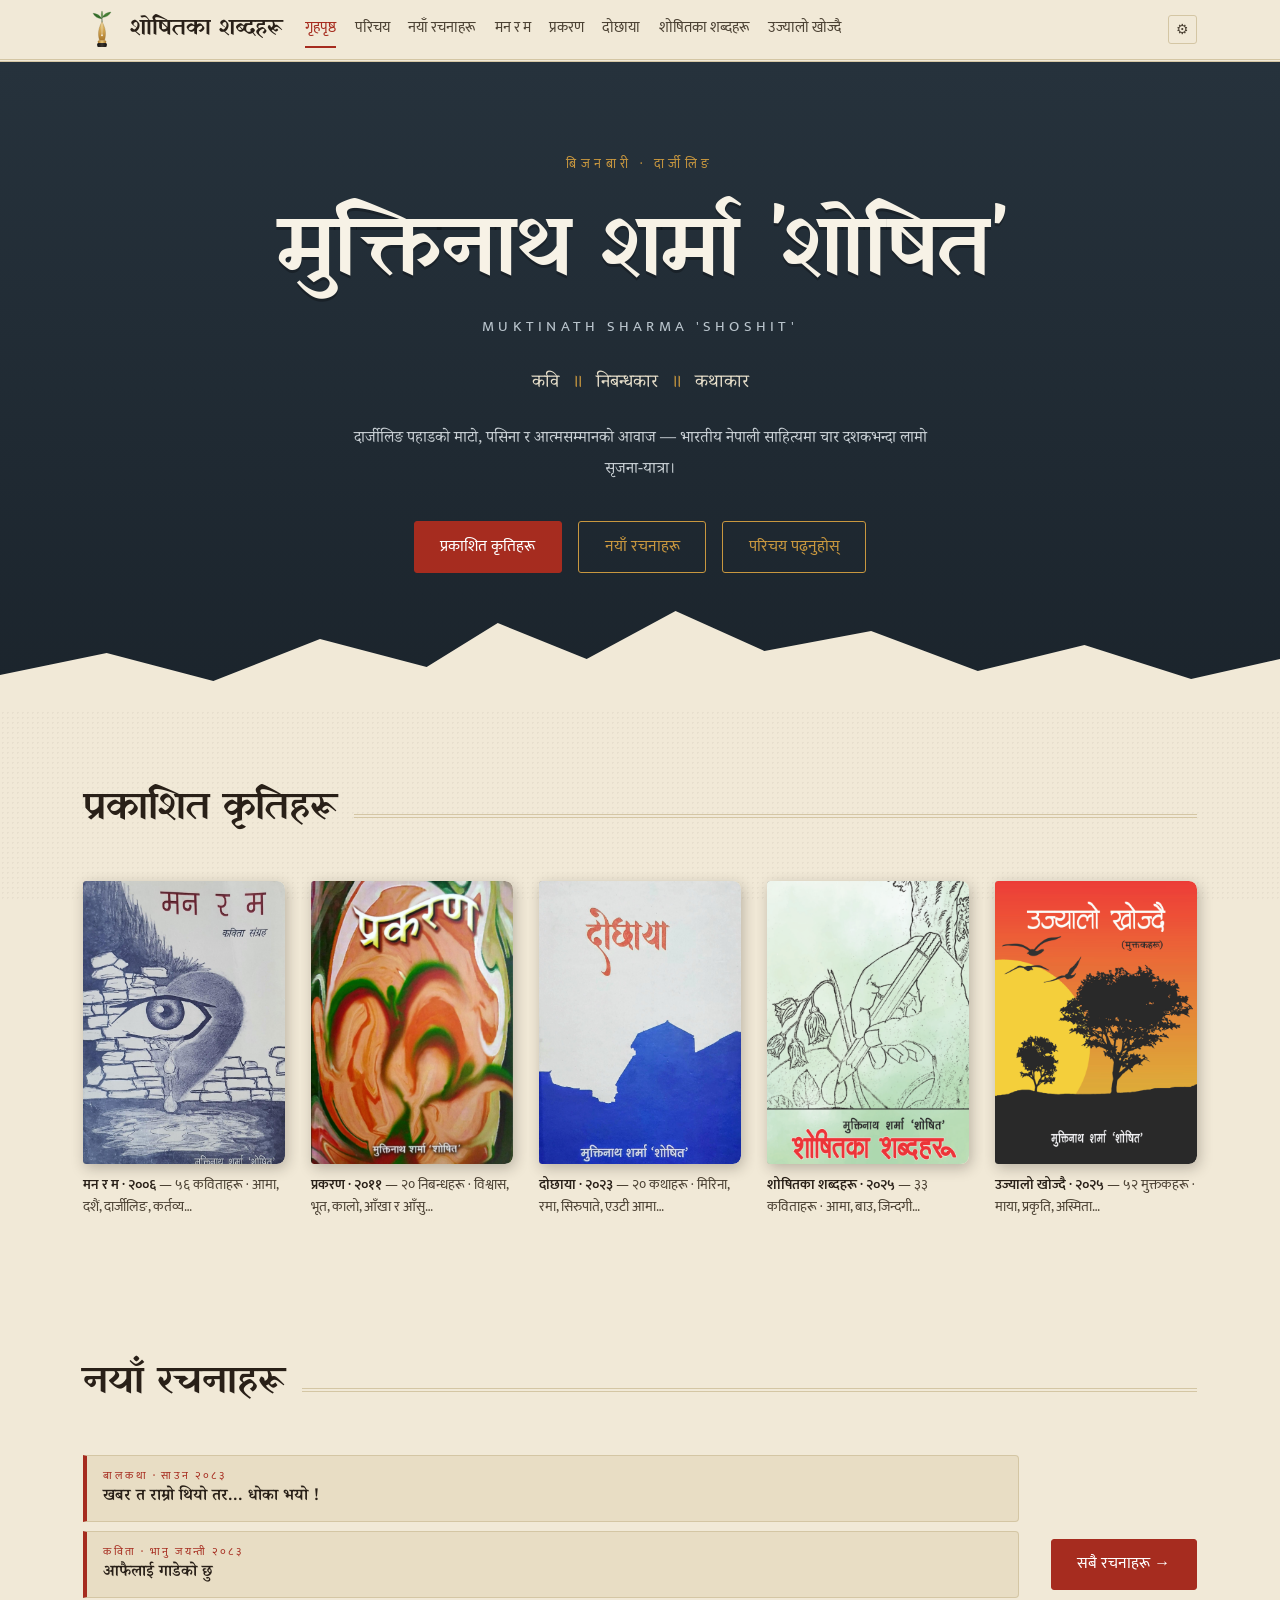
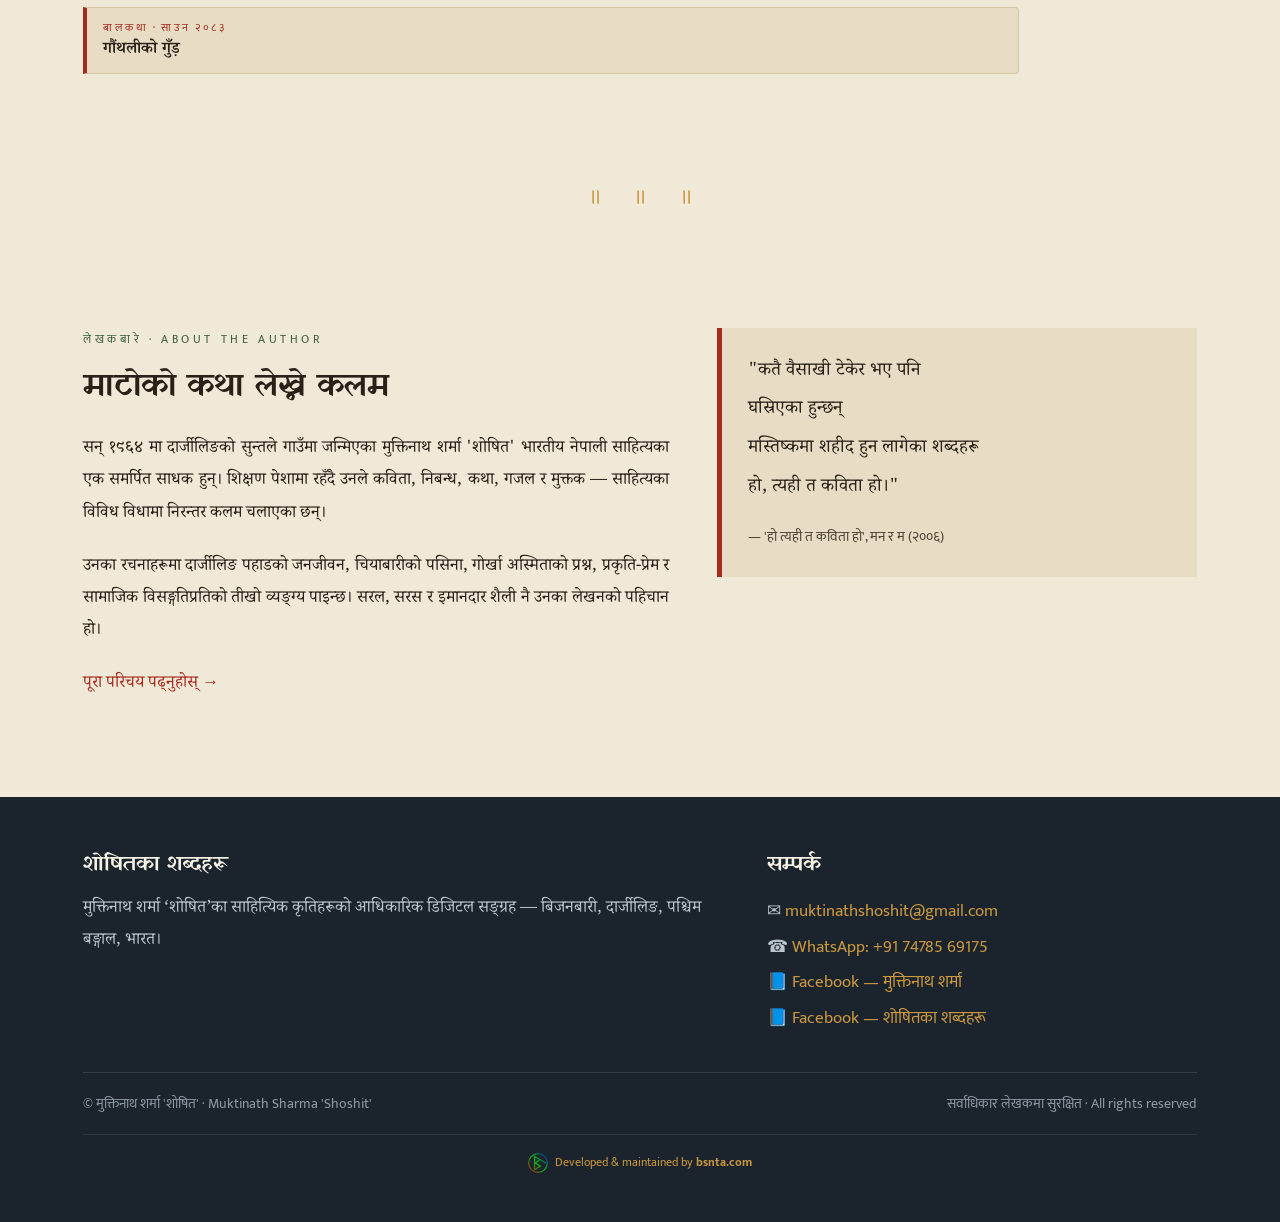
<file: index.html>
<!DOCTYPE html>
<html lang="ne">
<head>
<meta charset="UTF-8">
<meta name="viewport" content="width=device-width, initial-scale=1">
<title>शोषितका शब्दहरू । मुक्तिनाथ शर्मा 'शोषित' — Muktinath Sharma</title>
<meta name="description" content="मुक्तिनाथ शर्मा 'शोषित' — बिजनबारी, दार्जीलिङका कवि, निबन्धकार तथा कथाकारको आधिकारिक साहित्यिक सङ्ग्रह। कविता, निबन्ध, कथा र मुक्तकहरू। Official digital archive of Nepali poet and writer Muktinath Sharma 'Shoshit'.">

<!-- Open Graph -->
<meta property="og:type" content="website">
<meta property="og:site_name" content="शोषितका शब्दहरू">
<meta property="og:url" content="https://shoshit.in/">
<meta property="og:title" content="शोषितका शब्दहरू — मुक्तिनाथ शर्मा 'शोषित'">
<meta property="og:description" content="बिजनबारी, दार्जीलिङका कवि, निबन्धकार तथा कथाकार मुक्तिनाथ शर्मा 'शोषित'का प्रकाशित कृतिहरूको डिजिटल सङ्ग्रह — कविता, निबन्ध, कथा र मुक्तक।">
<meta property="og:image" content="https://shoshit.in/images/covers/man-ra-ma-cover.jpg">
<meta property="og:image:width" content="800">
<meta property="og:image:alt" content="मन र म — मुक्तिनाथ शर्मा 'शोषित'को पहिलो कविता सङ्ग्रह">
<meta property="og:locale" content="ne_NP">

<!-- Twitter / X Card -->
<meta name="twitter:card" content="summary_large_image">
<meta name="twitter:title" content="शोषितका शब्दहरू — मुक्तिनाथ शर्मा 'शोषित'">
<meta name="twitter:description" content="Official digital archive of Nepali poet & writer Muktinath Sharma 'Shoshit' from Bijanbari, Darjeeling — poems, essays, stories, muktak.">
<meta name="twitter:image" content="https://shoshit.in/images/covers/man-ra-ma-cover.jpg">

<!-- Canonical -->
<link rel="canonical" href="https://shoshit.in/">

<!-- JSON-LD: Person + WebSite -->
<script type="application/ld+json">
{
  "@context": "https://schema.org",
  "@graph": [
    {
      "@type": "Person",
      "@id": "https://shoshit.in/#author",
      "name": "Muktinath Sharma 'Shoshit'",
      "alternateName": ["मुक्तिनाथ शर्मा 'शोषित'", "Muktinath Sharma Shoshit"],
      "birthDate": "1964",
      "birthPlace": {
        "@type": "Place",
        "name": "Suntale, Bijanbari, Darjeeling, West Bengal, India"
      },
      "nationality": "Indian",
      "description": "Nepali-language poet, essayist, and story writer from Bijanbari, Darjeeling, West Bengal, India. Author of five published works spanning poetry, essays, and short stories.",
      "url": "https://shoshit.in/",
      "sameAs": [
        "https://facebook.com/muktinathsharma.shosit",
        "https://facebook.com/shositwords"
      ],
      "email": "muktinathshoshit@gmail.com",
      "knowsLanguage": ["ne", "hi", "bn"]
    },
    {
      "@type": "WebSite",
      "@id": "https://shoshit.in/#website",
      "url": "https://shoshit.in/",
      "name": "शोषितका शब्दहरू",
      "description": "Official digital literary archive of Muktinath Sharma 'Shoshit'",
      "author": { "@id": "https://shoshit.in/#author" },
      "inLanguage": ["ne", "en", "hi"]
    }
  ]
}
</script>

<link rel="preconnect" href="https://fonts.googleapis.com">
<link rel="preconnect" href="https://fonts.gstatic.com" crossorigin>
<link href="https://fonts.googleapis.com/css2?family=Yatra+One&family=Noto+Serif+Devanagari:wght@400;600&family=Mukta:wght@400;600&display=swap" rel="stylesheet">
<link rel="stylesheet" href="css/style.css">
<link rel="icon" href="images/shoshit-logo-badge.svg" type="image/svg+xml">
<!-- Google tag (gtag.js) -->
<script async src="https://www.googletagmanager.com/gtag/js?id=G-NLBF8HPNWE"></script>
<script>
  window.dataLayer = window.dataLayer || [];
  function gtag(){dataLayer.push(arguments);}
  gtag('js', new Date());
  gtag('config', 'G-NLBF8HPNWE');
</script>
</head>
<body>

<div id="read-progress" role="progressbar" aria-label="Reading progress" aria-valuenow="0" aria-valuemin="0" aria-valuemax="100"></div>
<a class="skip-link" href="#main-content">Skip to content</a>

<header class="site-head">
  <div class="wrap">
    <a class="brand" href="index.html">
      <img src="images/shoshit-logo.svg" alt="" class="brand-logo logo-light" width="38" height="38"><img src="images/shoshit-logo-dark.svg" alt="" class="brand-logo logo-dark" width="38" height="38">
      शोषितका शब्दहरू
    </a>
    <button id="nav-toggle" aria-expanded="false" aria-controls="main-nav" aria-label="Navigation menu">
      <svg width="22" height="18" viewBox="0 0 22 18" fill="none" aria-hidden="true">
        <rect y="0" width="22" height="2.5" rx="1.25" fill="currentColor"/>
        <rect y="7.75" width="22" height="2.5" rx="1.25" fill="currentColor"/>
        <rect y="15.5" width="22" height="2.5" rx="1.25" fill="currentColor"/>
      </svg>
    </button>
    <div class="nav-wrap">
    <nav class="site-nav" id="main-nav" aria-label="मुख्य">
      <a href="index.html" aria-current="page" data-ne="गृहपृष्ठ" data-en="Home" data-hi="मुख्य पृष्ठ">गृहपृष्ठ</a>
      <a href="parichay.html" data-ne="परिचय" data-en="About" data-hi="परिचय">परिचय</a>
      <a href="rachana.html" data-ne="नयाँ रचनाहरू" data-en="New Works" data-hi="नई रचनाएँ">नयाँ रचनाहरू</a>
      <a href="books/man-ra-ma.html" data-ne="मन र म" data-en="Man ra Ma" data-hi="मन र मैं">मन र म</a>
      <a href="books/prakaran.html" data-ne="प्रकरण" data-en="Prakaran" data-hi="प्रकरण">प्रकरण</a>
      <a href="books/dochhaya.html" data-ne="दोछाया" data-en="Dochhaya" data-hi="दोछाया">दोछाया</a>
      <a href="books/shoshitka-shabdaharu.html" data-ne="शोषितका शब्दहरू" data-en="Shoshitka Shabdaharu" data-hi="शोषित के शब्द">शोषितका शब्दहरू</a>
      <a href="books/ujyalo-khojdai.html" data-ne="उज्यालो खोज्दै" data-en="Ujyalo Khojdai" data-hi="उज्यालो खोज्दै">उज्यालो खोज्दै</a>
    </nav>
    </div>
    <button id="settings-toggle" aria-label="Settings" aria-expanded="false" title="Settings">⚙</button>
  </div>
</header>

<main id="main-content">
  <section class="hero">
    <div class="wrap">
      <span class="invocation" data-ne="बिजनबारी · दार्जीलिङ" data-en="Bijanbari · Darjeeling" data-hi="बिजनबारी · दार्जीलिंग">बिजनबारी · दार्जीलिङ</span>
      <h1>मुक्तिनाथ शर्मा 'शोषित'</h1>
      <div class="latin">MUKTINATH SHARMA 'SHOSHIT'</div>
      <div>
        <p class="roles trans lang-ne">कवि <span class="danda">॥</span> निबन्धकार <span class="danda">॥</span> कथाकार</p>
        <p class="roles trans lang-en" lang="en" hidden>Poet <span class="danda">·</span> Essayist <span class="danda">·</span> Story Writer</p>
        <p class="roles trans lang-hi" lang="hi" hidden>कवि <span class="danda">·</span> निबन्धकार <span class="danda">·</span> कथाकार</p>
      </div>
      <div>
        <p class="lede trans lang-ne">दार्जीलिङ पहाडको माटो, पसिना र आत्मसम्मानको आवाज — भारतीय नेपाली साहित्यमा चार दशकभन्दा लामो सृजना-यात्रा।</p>
        <p class="lede trans lang-en" lang="en" hidden>Voice of the soil, sweat, and dignity of the Darjeeling hills — a creative journey spanning over four decades in Indian Nepali literature.</p>
        <p class="lede trans lang-hi" lang="hi" hidden>दार्जीलिंग की पहाड़ियों की मिट्टी, पसीने और आत्मसम्मान की आवाज़ — भारतीय नेपाली साहित्य में चार दशकों से भी अधिक की रचना-यात्रा।</p>
      </div>
      <div class="cta-row">
        <a class="btn solid" href="#kriti" data-ne="प्रकाशित कृतिहरू" data-en="Published Works" data-hi="प्रकाशित कृतियाँ">प्रकाशित कृतिहरू</a>
        <a class="btn" href="rachana.html" data-ne="नयाँ रचनाहरू" data-en="New Works" data-hi="नई रचनाएँ">नयाँ रचनाहरू</a>
        <a class="btn" href="parichay.html" data-ne="परिचय पढ्नुहोस्" data-en="Read the Profile" data-hi="परिचय पढ़ें">परिचय पढ्नुहोस्</a>
      </div>
    </div>
    <svg class="ridge" viewBox="0 0 1440 110" preserveAspectRatio="none" aria-hidden="true">
      <path d="M0,110 L0,74 L120,52 L240,80 L360,38 L480,66 L560,22 L660,58 L760,10 L860,50 L980,30 L1100,70 L1220,44 L1340,78 L1440,58 L1440,110 Z" style="fill:var(--paper)"/>
    </svg>
  </section>

  <section class="section" id="kriti">
    <div class="section-head">
      <h2 data-ne="प्रकाशित कृतिहरू" data-en="Published Works" data-hi="प्रकाशित कृतियाँ">प्रकाशित कृतिहरू</h2>
      <div class="rule"></div>
    </div>

    <div class="shelf">
      <a class="book" href="books/man-ra-ma.html">
        <div class="cover cover-img">
          <img src="images/covers/man-ra-ma-cover.jpg" alt="मन र म — मुक्तिनाथ शर्मा 'शोषित'" loading="lazy">
        </div>
        <p class="below trans lang-ne"><strong>मन र म · २००६</strong> — ५६ कविताहरू · आमा, दशैं, दार्जीलिङ, कर्तव्य…</p>
        <p class="below trans lang-en" lang="en" hidden><strong>Man ra Ma · 2006</strong> — 56 poems · mother, Dashain, Darjeeling, duty…</p>
        <p class="below trans lang-hi" lang="hi" hidden><strong>मन र मैं · २००६</strong> — ५६ कविताएँ · माँ, दशैं, दार्जीलिंग, कर्तव्य…</p>
      </a>

      <a class="book" href="books/prakaran.html">
        <div class="cover cover-img">
          <img src="images/covers/prakaran-cover.png" alt="प्रकरण — मुक्तिनाथ शर्मा 'शोषित'" loading="lazy">
        </div>
        <p class="below trans lang-ne"><strong>प्रकरण · २०११</strong> — २० निबन्धहरू · विश्वास, भूत, कालो, आँखा र आँसु…</p>
        <p class="below trans lang-en" lang="en" hidden><strong>Prakaran · 2011</strong> — 20 essays · faith, ghosts, black, eyes and tears…</p>
        <p class="below trans lang-hi" lang="hi" hidden><strong>प्रकरण · २०११</strong> — २० निबंध · विश्वास, भूत, काला, आँखें और आँसू…</p>
      </a>

      <a class="book" href="books/dochhaya.html">
        <div class="cover cover-img">
          <img src="images/covers/dochhaya-cover.jpg" alt="दोछाया — मुक्तिनाथ शर्मा 'शोषित'" loading="lazy">
        </div>
        <p class="below trans lang-ne"><strong>दोछाया · २०२३</strong> — २० कथाहरू · मिरिना, रमा, सिरुपाते, एउटी आमा…</p>
        <p class="below trans lang-en" lang="en" hidden><strong>Dochhaya · 2023</strong> — 20 stories · Mirina, Rama, Sirupate, a mother…</p>
        <p class="below trans lang-hi" lang="hi" hidden><strong>दोछाया · २०२३</strong> — २० कहानियाँ · मिरिना, रमा, सिरुपाते, एक माँ…</p>
      </a>

      <a class="book" href="books/shoshitka-shabdaharu.html">
        <div class="cover cover-img">
          <img src="images/covers/shoshitka-shabdaharu-cover.png" alt="शोषितका शब्दहरू — मुक्तिनाथ शर्मा 'शोषित'" loading="lazy">
        </div>
        <p class="below trans lang-ne"><strong>शोषितका शब्दहरू · २०२५</strong> — ३३ कविताहरू · आमा, बाउ, जिन्दगी…</p>
        <p class="below trans lang-en" lang="en" hidden><strong>Shoshitka Shabdaharu · 2025</strong> — 33 poems · mother, father, life…</p>
        <p class="below trans lang-hi" lang="hi" hidden><strong>शोषित के शब्द · २०२५</strong> — ३३ कविताएँ · माँ, बाबा, जिंदगी…</p>
      </a>

      <a class="book" href="books/ujyalo-khojdai.html">
        <div class="cover cover-img">
          <img src="images/covers/ujyalo-khojdai-cover.png" alt="उज्यालो खोज्दै — मुक्तिनाथ शर्मा 'शोषित'" loading="lazy">
        </div>
        <p class="below trans lang-ne"><strong>उज्यालो खोज्दै · २०२५</strong> — ५२ मुक्तकहरू · माया, प्रकृति, अस्मिता…</p>
        <p class="below trans lang-en" lang="en" hidden><strong>Ujyalo Khojdai · 2025</strong> — 52 muktaks · love, nature, identity…</p>
        <p class="below trans lang-hi" lang="hi" hidden><strong>उज्यालो खोज्दै · २०२५</strong> — ५२ मुक्तक · प्रेम, प्रकृति, अस्मिता…</p>
      </a>
    </div>
  </section>

  <section class="section" id="rachana-teaser">
    <div class="section-head">
      <h2 data-ne="नयाँ रचनाहरू" data-en="New Works" data-hi="नई रचनाएँ">नयाँ रचनाहरू</h2>
      <div class="rule"></div>
    </div>
    <div class="recent-strip">
      <div class="recent-items">
        <a class="recent-item" href="rachana.html#p5">
          <span class="recent-kicker" data-ne="बालकथा · साउन २०८३" data-en="Children's Story · Shrawan 2083 BS" data-hi="बाल कहानी · सावन २०८३">बालकथा · साउन २०८३</span>
          <span class="recent-title" data-ne="खबर त राम्रो थियो तर... धोका भयो !" data-en="The News Was Good — But Then, Betrayal!" data-hi="खबर तो अच्छी थी, पर... धोखा हो गया !">खबर त राम्रो थियो तर... धोका भयो !</span>
        </a>
        <a class="recent-item" href="rachana.html#p3">
          <span class="recent-kicker" data-ne="कविता · भानु जयन्ती २०८३" data-en="Poem · Bhanu Jayanti 2083 BS" data-hi="कविता · भानु जयंती २०८३">कविता · भानु जयन्ती २०८३</span>
          <span class="recent-title" data-ne="आफैलाई गाडेको छु" data-en="I Have Buried Myself" data-hi="मैंने खुद को दफ़ना दिया">आफैलाई गाडेको छु</span>
        </a>
        <a class="recent-item" href="rachana.html#p4">
          <span class="recent-kicker" data-ne="बालकथा · साउन २०८३" data-en="Children's Story · Shrawan 2083 BS" data-hi="बाल कहानी · सावन २०८३">बालकथा · साउन २०८३</span>
          <span class="recent-title" data-ne="गौंथलीको गुँड़" data-en="The Sparrow's Nest" data-hi="गौरैया का घोंसला">गौंथलीको गुँड़</span>
        </a>
      </div>
      <a class="btn solid recent-cta" href="rachana.html" data-ne="सबै रचनाहरू →" data-en="All New Works →" data-hi="सभी रचनाएँ →">सबै रचनाहरू →</a>
    </div>
  </section>

  <div class="dd" aria-hidden="true">॥ ॥ ॥</div>

  <section class="section">
    <div class="intro-grid">
      <div>
        <span class="eyebrow">लेखकबारे · About the Author</span>
        <div class="trans lang-ne">
          <h2 class="intro-heading">माटोको कथा लेख्ने कलम</h2>
          <div class="prose">
            <p>सन् १९६४ मा दार्जीलिङको सुन्तले गाउँमा जन्मिएका मुक्तिनाथ शर्मा 'शोषित' भारतीय नेपाली साहित्यका एक समर्पित साधक हुन्। शिक्षण पेशामा रहँदै उनले कविता, निबन्ध, कथा, गजल र मुक्तक — साहित्यका विविध विधामा निरन्तर कलम चलाएका छन्।</p>
            <p>उनका रचनाहरूमा दार्जीलिङ पहाडको जनजीवन, चियाबारीको पसिना, गोर्खा अस्मिताको प्रश्न, प्रकृति-प्रेम र सामाजिक विसङ्गतिप्रतिको तीखो व्यङ्ग्य पाइन्छ। सरल, सरस र इमानदार शैली नै उनका लेखनको पहिचान हो।</p>
            <p><a href="parichay.html">पूरा परिचय पढ्नुहोस् →</a></p>
          </div>
        </div>
        <div class="trans lang-en" lang="en" hidden>
          <h2 class="intro-heading">A Pen that Writes of Soil</h2>
          <div class="prose">
            <p>Born in 1964 in the village of Suntale, Darjeeling, Muktinath Sharma 'Shoshit' is a dedicated practitioner of Indian Nepali literature. While working as a teacher, he has continuously written across diverse literary forms — poetry, essays, stories, ghazals, and muktak.</p>
            <p>His writing explores the everyday life of the Darjeeling hills, the labour of the tea gardens, questions of Gorkha identity, love of nature, and sharp satire on social injustice. Simple, graceful, and honest — that is the hallmark of his style.</p>
            <p><a href="parichay.html">Read the full profile →</a></p>
          </div>
        </div>
        <div class="trans lang-hi" lang="hi" hidden>
          <h2 class="intro-heading">माटी की कथा लिखने वाली कलम</h2>
          <div class="prose">
            <p>सन् 1964 में दार्जीलिंग के सुन्तले गाँव में जन्मे मुक्तिनाथ शर्मा 'शोषित' भारतीय नेपाली साहित्य के एक समर्पित साधक हैं। शिक्षण पेशे से जुड़े रहते हुए उन्होंने कविता, निबंध, कथा, ग़ज़ल और मुक्तक — साहित्य की विविध विधाओं में निरंतर लेखनी चलाई है।</p>
            <p>उनकी रचनाओं में दार्जीलिंग की पहाड़ी जिंदगी, चाय बागानों का पसीना, गोरखा अस्मिता के सवाल, प्रकृति-प्रेम और सामाजिक विसंगतियों पर तीखा व्यंग्य मिलता है। सरल, सरस और ईमानदार शैली ही उनके लेखन की पहचान है।</p>
            <p><a href="parichay.html">पूरा परिचय पढ़ें →</a></p>
          </div>
        </div>
      </div>
      <div>
        <blockquote class="quote trans lang-ne">
          "कतै वैसाखी टेकेर भए पनि<br>
          घस्रिएका हुन्छन्<br>
          मस्तिष्कमा शहीद हुन लागेका शब्दहरू<br>
          हो, त्यही त कविता हो।"
          <footer>— 'हो त्यही त कविता हो', मन र म (२००६)</footer>
        </blockquote>
        <blockquote class="quote trans lang-en" lang="en" hidden>
          "Even on crutches if it must —<br>
          dragging itself along,<br>
          the word on the verge of martyrdom in the mind:<br>
          yes, that is what poetry is."
          <footer>— 'That Is What Poetry Is', Man ra Ma (2006)</footer>
        </blockquote>
        <blockquote class="quote trans lang-hi" lang="hi" hidden>
          "कहीं बैसाखी के सहारे ही सही —<br>
          घसीटते हुए चलते हैं<br>
          मन में शहीद होने को आतुर शब्द :<br>
          हाँ, वही तो कविता है।"
          <footer>— 'हाँ, वही तो कविता है', मन र म (२००६)</footer>
        </blockquote>
      </div>
    </div>
  </section>
</main>

<footer class="site-foot">
  <div class="wrap">
    <div class="foot-grid">
      <div>
        <h4 data-ne="शोषितका शब्दहरू" data-en="Shoshitka Shabdaharu" data-hi="शोषित के शब्द">शोषितका शब्दहरू</h4>
        <p data-ne="मुक्तिनाथ शर्मा &#x2018;शोषित&#x2019;का साहित्यिक कृतिहरूको आधिकारिक डिजिटल सङ्ग्रह — बिजनबारी, दार्जीलिङ, पश्चिम बङ्गाल, भारत।" data-en="Official digital archive of the literary works of Muktinath Sharma &#x2018;Shoshit&#x2019; — Bijanbari, Darjeeling, West Bengal, India." data-hi="मुक्तिनाथ शर्मा &#x2018;शोषित&#x2019; की साहित्यिक कृतियों का आधिकारिक डिजिटल संग्रह — बिजनबारी, दार्जीलिंग, पश्चिम बंगाल, भारत।">मुक्तिनाथ शर्मा 'शोषित'का साहित्यिक कृतिहरूको आधिकारिक डिजिटल सङ्ग्रह — बिजनबारी, दार्जीलिङ, पश्चिम बङ्गाल, भारत।</p>
      </div>
      <div>
        <h4 data-ne="सम्पर्क" data-en="Contact" data-hi="संपर्क">सम्पर्क</h4>
        <ul class="contact-list">
          <li>✉ <a href="mailto:muktinathshoshit@gmail.com">muktinathshoshit@gmail.com</a></li>
          <li>☎ <a href="https://wa.me/+917478569175" rel="noopener noreferrer">WhatsApp: +91 74785 69175</a></li>
          <li>📘 <a href="https://facebook.com/muktinathsharma.shosit" rel="noopener noreferrer">Facebook — मुक्तिनाथ शर्मा</a></li>
          <li>📘 <a href="https://facebook.com/shositwords" rel="noopener noreferrer">Facebook — शोषितका शब्दहरू</a></li>
        </ul>
      </div>
    </div>
    <div class="copy">
      <span>© मुक्तिनाथ शर्मा 'शोषित' · Muktinath Sharma 'Shoshit'</span>
      <span>सर्वाधिकार लेखकमा सुरक्षित · All rights reserved</span>
    </div>
    <div class="dev-credit">
      <a href="https://bsnta.com" rel="noopener noreferrer" class="dev-credit-link">
        <img src="images/bsnta-logo.svg" alt="bsnta.com" class="dev-credit-logo" width="20" height="20">
        <span>Developed &amp; maintained by <strong>bsnta.com</strong></span>
      </a>
    </div>
  </div>
</footer>

<button id="back-top" aria-label="Back to top" title="Back to top">↑</button>

<div id="reader-toolbar" aria-hidden="true" aria-label="Reading controls">
  <button id="toolbar-lang-cycle" class="toolbar-btn" title="भाषा बदल्नुहोस्">ने</button>
  <span class="toolbar-sep" aria-hidden="true"></span>
  <button class="toolbar-btn font-size-btn" data-size="sm" title="Smaller text">A−</button>
  <button class="toolbar-btn font-size-btn" data-size="md" title="Default text">A</button>
  <button class="toolbar-btn font-size-btn" data-size="lg" title="Larger text">A+</button>
</div>

<div id="settings-panel" aria-hidden="true" role="dialog" aria-modal="true" aria-labelledby="settings-panel-title">
  <div class="settings-backdrop"></div>
  <div class="settings-drawer">
    <div class="settings-head">
      <span id="settings-panel-title" class="settings-title" data-ne="सेटिङ" data-en="Settings" data-hi="सेटिंग">सेटिङ</span>
      <button id="settings-close" aria-label="बन्द गर्नुहोस्">✕</button>
    </div>
    <div class="settings-body">
      <div class="settings-section">
        <p class="settings-label" data-ne="भाषा" data-en="Language" data-hi="भाषा">भाषा</p>
        <div class="lang-switcher" aria-label="Language / भाषा">
          <button class="lang-btn active" data-lang="ne" aria-pressed="true" title="नेपाली">नेपाली</button>
          <button class="lang-btn" data-lang="en" aria-pressed="false" title="English">English</button>
          <button class="lang-btn" data-lang="hi" aria-pressed="false" title="हिन्दी">हिन्दी</button>
        </div>
      </div>
      <div class="settings-section">
        <p class="settings-label" data-ne="थिम" data-en="Theme" data-hi="थीम">थिम</p>
        <button id="theme-toggle" aria-label="Switch to dark mode" title="Switch to dark mode">☾ Dark</button>
      </div>
      <div class="settings-section">
        <p class="settings-label" data-ne="अक्षर आकार" data-en="Font Size" data-hi="अक्षर आकार">अक्षर आकार</p>
        <div class="font-size-controls">
          <button class="font-size-btn" data-size="sm" title="Smaller text">A−</button>
          <button class="font-size-btn active" data-size="md" title="Default text">A</button>
          <button class="font-size-btn" data-size="lg" title="Larger text">A+</button>
        </div>
      </div>
    </div>
  </div>
</div>

<script src="js/site.js"></script>
</body>
</html>
</file>
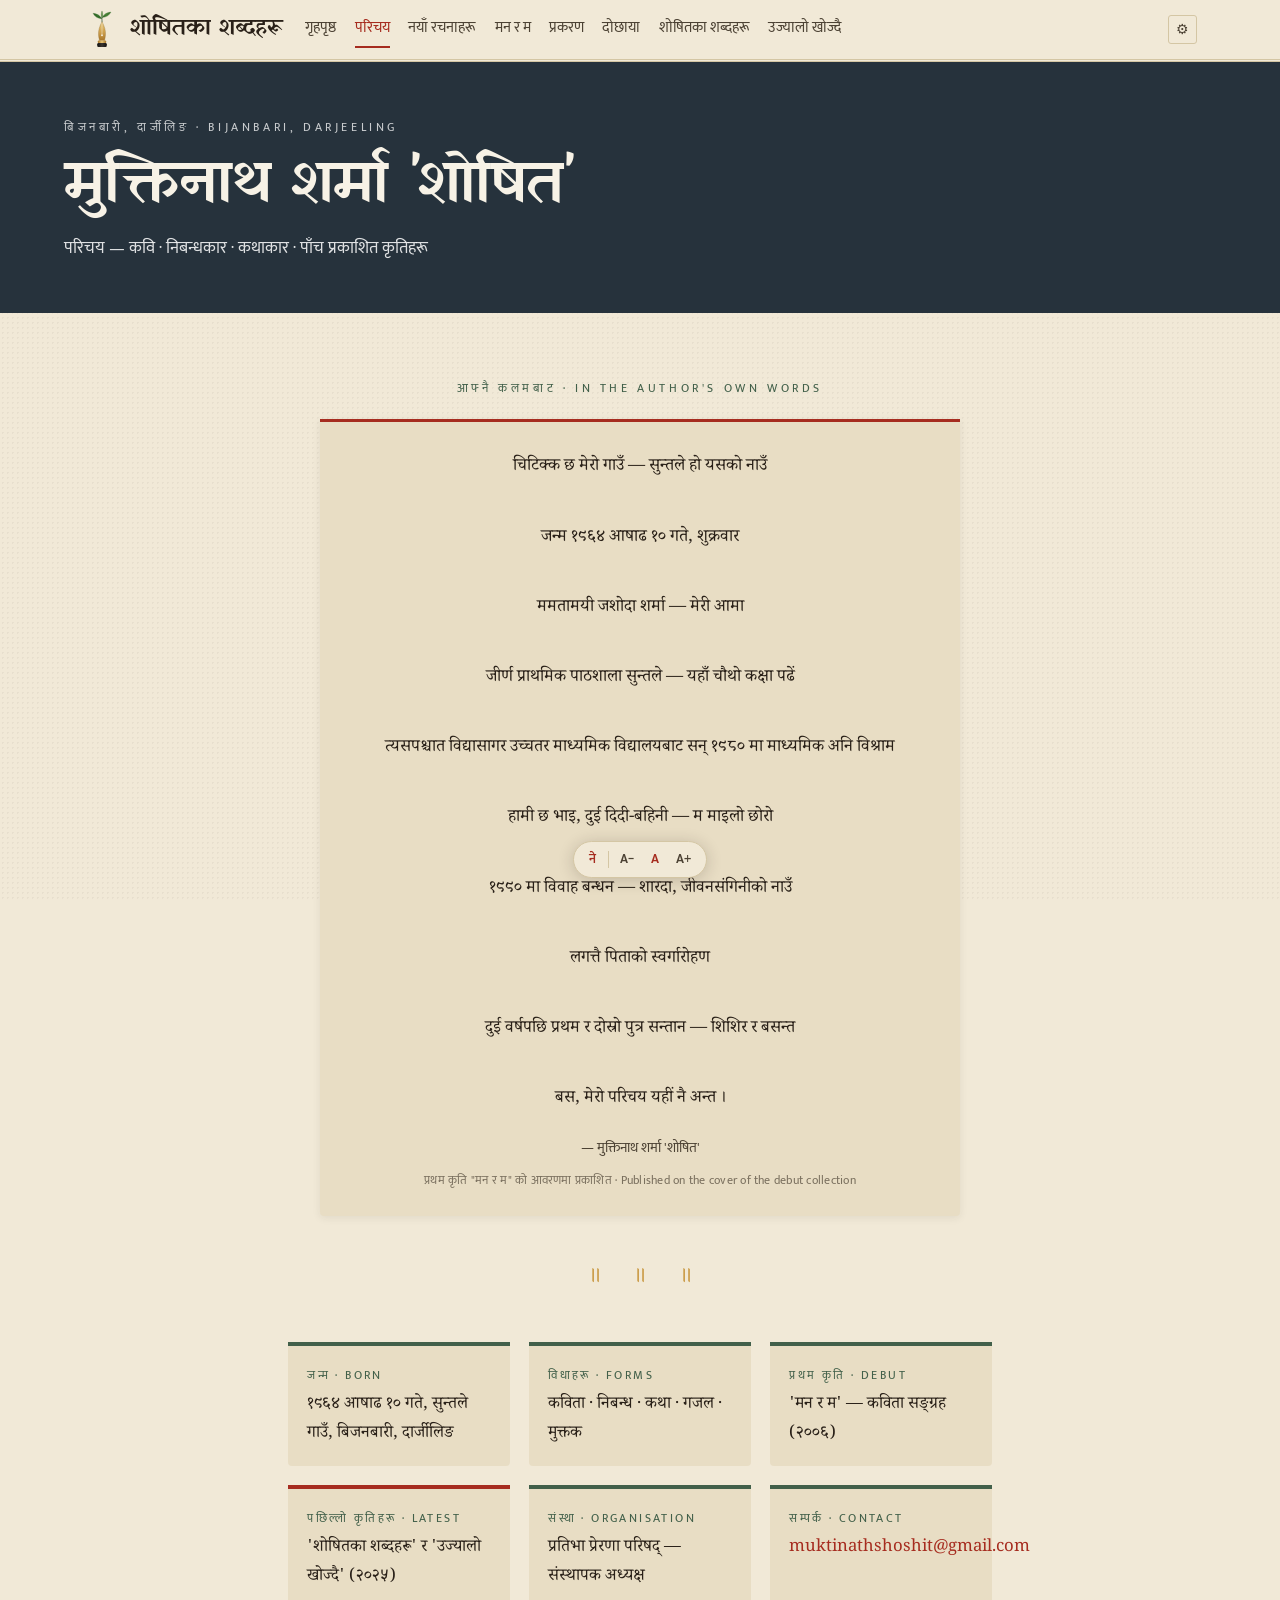
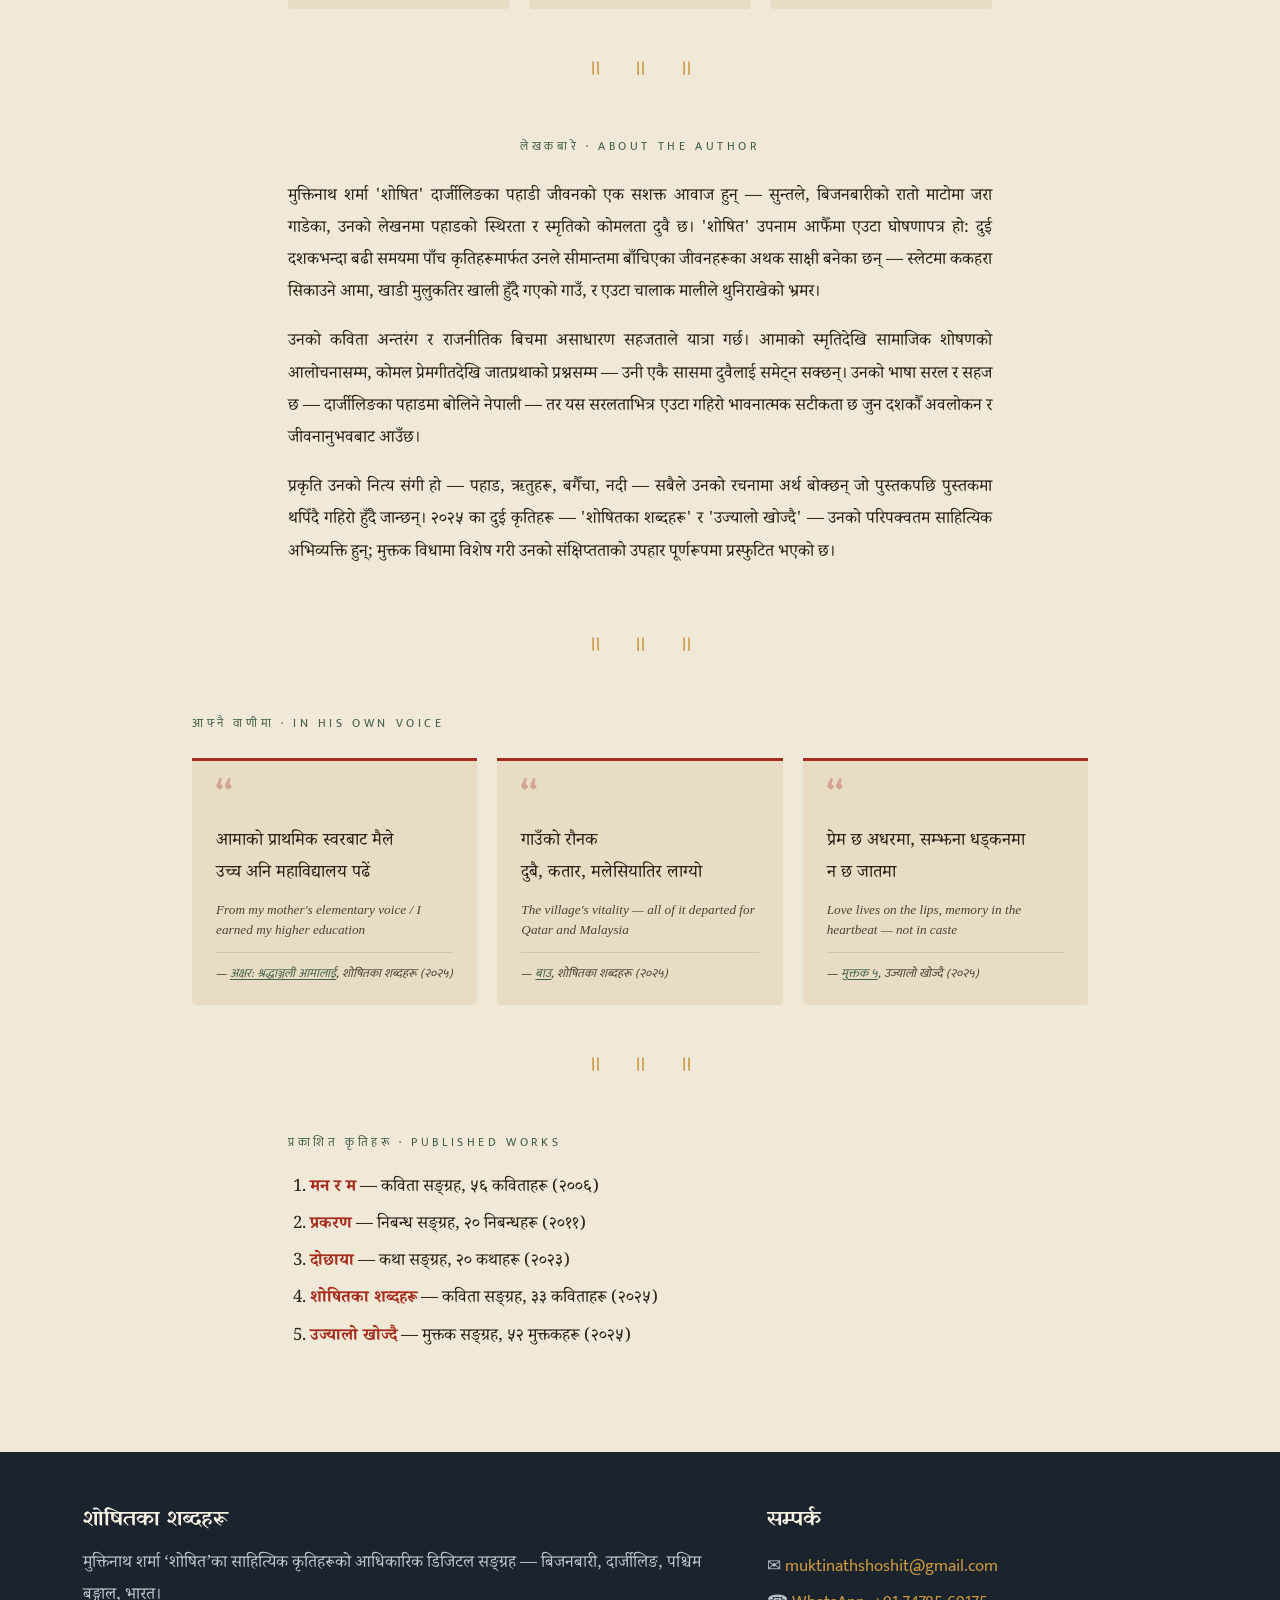
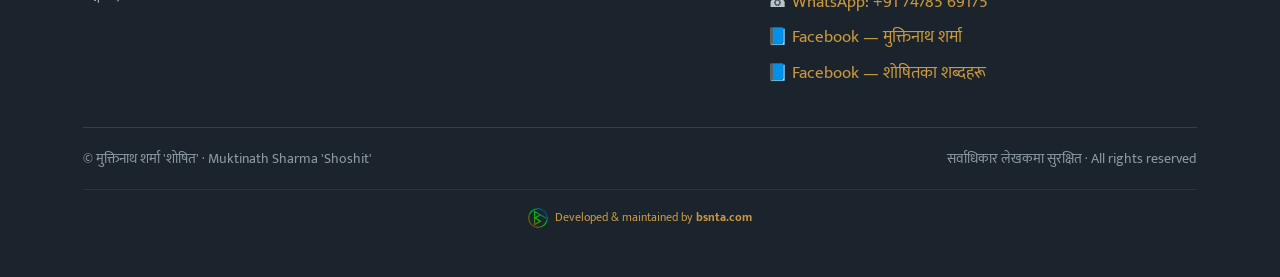
<file: parichay.html>
<!DOCTYPE html>
<html lang="ne">
<head>
<meta charset="UTF-8">
<meta name="viewport" content="width=device-width, initial-scale=1">
<title>परिचय — मुक्तिनाथ शर्मा 'शोषित' · Muktinath Sharma 'Shoshit'</title>
<meta name="description" content="मुक्तिनाथ शर्मा 'शोषित'को परिचय — जन्म १९६४, बिजनबारी, दार्जीलिङ। कवि, निबन्धकार, कथाकार। आफ्नै कलमबाट आत्मपरिचय।">

<!-- Open Graph -->
<meta property="og:type" content="profile">
<meta property="og:site_name" content="शोषितका शब्दहरू">
<meta property="og:url" content="https://shoshit.in/parichay.html">
<meta property="og:title" content="परिचय — मुक्तिनाथ शर्मा 'शोषित'">
<meta property="og:description" content="Muktinath Sharma 'Shoshit' — poet, essayist and story writer from Bijanbari, Darjeeling. Born 1964. Five published works in Nepali literature.">
<meta property="og:image" content="https://shoshit.in/images/covers/shoshitka-shabdaharu-cover.png">
<meta property="og:locale" content="ne_NP">
<meta property="profile:first_name" content="Muktinath">
<meta property="profile:last_name" content="Sharma">
<meta property="profile:username" content="shoshit">

<!-- Twitter / X Card -->
<meta name="twitter:card" content="summary_large_image">
<meta name="twitter:title" content="परिचय — Muktinath Sharma 'Shoshit'">
<meta name="twitter:description" content="Poet, essayist and story writer from Bijanbari, Darjeeling. Born 1964. Author of five published works in Nepali literature spanning poetry, essays and stories.">
<meta name="twitter:image" content="https://shoshit.in/images/covers/shoshitka-shabdaharu-cover.png">

<!-- Canonical -->
<link rel="canonical" href="https://shoshit.in/parichay.html">

<!-- JSON-LD: Person -->
<script type="application/ld+json">
{
  "@context": "https://schema.org",
  "@type": "Person",
  "@id": "https://shoshit.in/#author",
  "name": "Muktinath Sharma 'Shoshit'",
  "alternateName": ["मुक्तिनाथ शर्मा 'शोषित'"],
  "birthDate": "1964",
  "birthPlace": {
    "@type": "Place",
    "name": "Suntale, Bijanbari, Darjeeling, West Bengal, India"
  },
  "nationality": "Indian",
  "jobTitle": ["Poet", "Essayist", "Story Writer", "Teacher"],
  "description": "Nepali-language poet, essayist, and story writer from Bijanbari, Darjeeling, West Bengal. Active in Indian Nepali literature for over four decades.",
  "url": "https://shoshit.in/parichay.html",
  "sameAs": [
    "https://facebook.com/muktinathsharma.shosit",
    "https://facebook.com/shositwords"
  ]
}
</script>

<link rel="preconnect" href="https://fonts.googleapis.com">
<link rel="preconnect" href="https://fonts.gstatic.com" crossorigin>
<link href="https://fonts.googleapis.com/css2?family=Yatra+One&family=Noto+Serif+Devanagari:wght@400;600&family=Mukta:wght@400;600&display=swap" rel="stylesheet">
<link rel="stylesheet" href="css/style.css">
<link rel="icon" href="images/shoshit-logo-badge.svg" type="image/svg+xml">
<!-- Google tag (gtag.js) -->
<script async src="https://www.googletagmanager.com/gtag/js?id=G-NLBF8HPNWE"></script>
<script>
  window.dataLayer = window.dataLayer || [];
  function gtag(){dataLayer.push(arguments);}
  gtag('js', new Date());
  gtag('config', 'G-NLBF8HPNWE');
</script>
</head>
<body>

<div id="read-progress" role="progressbar" aria-label="Reading progress" aria-valuenow="0" aria-valuemin="0" aria-valuemax="100"></div>
<a class="skip-link" href="#main-content">Skip to content</a>

<header class="site-head">
  <div class="wrap">
    <a class="brand" href="index.html">
      <img src="images/shoshit-logo.svg" alt="" class="brand-logo logo-light" width="38" height="38"><img src="images/shoshit-logo-dark.svg" alt="" class="brand-logo logo-dark" width="38" height="38">
      शोषितका शब्दहरू
    </a>
    <button id="nav-toggle" aria-expanded="false" aria-controls="main-nav" aria-label="Navigation menu">
      <svg width="22" height="18" viewBox="0 0 22 18" fill="none" aria-hidden="true">
        <rect y="0" width="22" height="2.5" rx="1.25" fill="currentColor"/>
        <rect y="7.75" width="22" height="2.5" rx="1.25" fill="currentColor"/>
        <rect y="15.5" width="22" height="2.5" rx="1.25" fill="currentColor"/>
      </svg>
    </button>
    <div class="nav-wrap">
    <nav class="site-nav" id="main-nav" aria-label="मुख्य">
      <a href="index.html" data-ne="गृहपृष्ठ" data-en="Home" data-hi="मुख्य पृष्ठ">गृहपृष्ठ</a>
      <a href="parichay.html" aria-current="page" data-ne="परिचय" data-en="About" data-hi="परिचय">परिचय</a>
      <a href="rachana.html" data-ne="नयाँ रचनाहरू" data-en="New Works" data-hi="नई रचनाएँ">नयाँ रचनाहरू</a>
      <a href="books/man-ra-ma.html" data-ne="मन र म" data-en="Man ra Ma" data-hi="मन र मैं">मन र म</a>
      <a href="books/prakaran.html" data-ne="प्रकरण" data-en="Prakaran" data-hi="प्रकरण">प्रकरण</a>
      <a href="books/dochhaya.html" data-ne="दोछाया" data-en="Dochhaya" data-hi="दोछाया">दोछाया</a>
      <a href="books/shoshitka-shabdaharu.html" data-ne="शोषितका शब्दहरू" data-en="Shoshitka Shabdaharu" data-hi="शोषित के शब्द">शोषितका शब्दहरू</a>
      <a href="books/ujyalo-khojdai.html" data-ne="उज्यालो खोज्दै" data-en="Ujyalo Khojdai" data-hi="उज्यालो खोज्दै">उज्यालो खोज्दै</a>
    </nav>
    </div>
    <button id="settings-toggle" aria-label="Settings" aria-expanded="false" title="Settings">⚙</button>
  </div>
</header>

<main id="main-content">
  <section class="work-hero">
    <div class="wrap">
      <div class="hero-text">
        <span class="eyebrow" data-ne="बिजनबारी, दार्जीलिङ · Bijanbari, Darjeeling" data-en="Bijanbari, Darjeeling" data-hi="बिजनबारी, दार्जीलिंग">बिजनबारी, दार्जीलिङ · Bijanbari, Darjeeling</span>
        <h1 data-ne="मुक्तिनाथ शर्मा 'शोषित'" data-en="Muktinath Sharma 'Shoshit'" data-hi="मुक्तिनाथ शर्मा 'शोषित'">मुक्तिनाथ शर्मा 'शोषित'</h1>
        <p class="sub" data-ne="परिचय — कवि · निबन्धकार · कथाकार · पाँच प्रकाशित कृतिहरू" data-en="Profile — Poet · Essayist · Story Writer · Five Published Works" data-hi="परिचय — कवि · निबंधकार · कथाकार · पाँच प्रकाशित कृतियाँ">परिचय — कवि · निबन्धकार · कथाकार · पाँच प्रकाशित कृतिहरू</p>
      </div>
    </div>
  </section>

  <section class="section" id="top">
    <span class="eyebrow eyebrow-center" data-ne="आफ्नै कलमबाट · In the Author's Own Words" data-en="In the Author's Own Words" data-hi="लेखक के अपने शब्दों में">आफ्नै कलमबाट · In the Author's Own Words</span>
    <div class="parichay-card">
      <div class="trans lang-ne">
        <div class="parichay-verse">चिटिक्क छ मेरो गाउँ — सुन्तले हो यसको नाउँ

जन्म १९६४ आषाढ १० गते, शुक्रवार

ममतामयी जशोदा शर्मा — मेरी आमा

जीर्ण प्राथमिक पाठशाला सुन्तले — यहाँ चौथो कक्षा पढें

त्यसपश्चात विद्यासागर उच्चतर माध्यमिक विद्यालयबाट सन् १९८० मा माध्यमिक अनि विश्राम

हामी छ भाइ, दुई दिदी-बहिनी — म माइलो छोरो

१९९० मा विवाह बन्धन — शारदा, जीवनसंगिनीको नाउँ

लगत्तै पिताको स्वर्गारोहण

दुई वर्षपछि प्रथम र दोस्रो पुत्र सन्तान — शिशिर र बसन्त

बस, मेरो परिचय यहीं नै अन्त ।</div>
        <p class="parichay-note">— मुक्तिनाथ शर्मा 'शोषित'</p>
        <p class="parichay-source">प्रथम कृति "मन र म" को आवरणमा प्रकाशित · Published on the cover of the debut collection</p>
      </div>
      <div class="trans lang-en" lang="en" hidden>
        <div class="parichay-verse">My village is bright and beautiful — Suntale is its name

Born the 10th of Ashadha, 1964, a Friday

Jasodha Sharma, full of tenderness — my mother

The old primary school in Suntale — I studied there till the fourth grade

From Vidyasagar Higher Secondary School, I passed secondary in 1980 — then a pause

Six brothers we are, two sisters — I am the second son

In 1990, the bond of marriage — Sharada, my life companion's name

And soon after, my father's departure

Two years later, a first son and a second — Shishir and Basanta

And with that, my story ends here.</div>
        <p class="parichay-note">— Muktinath Sharma 'Shoshit'</p>
        <p class="parichay-source">Published on the cover of the debut collection <em>Man ra Ma</em></p>
      </div>
      <div class="trans lang-hi" lang="hi" hidden>
        <div class="parichay-verse">सुन्दर है मेरा गाँव — सुन्तले है उसका नाम

जन्म आषाढ़ की दसवीं, सन् १९६४, शुक्रवार

ममतामयी जशोदा शर्मा — मेरी माँ

जर्जर प्राथमिक पाठशाला सुन्तले — यहाँ चौथी कक्षा तक पढ़ा

तत्पश्चात विद्यासागर उच्चतर माध्यमिक विद्यालय से सन् १९८० में माध्यमिक परीक्षा उत्तीर्ण, फिर विश्राम

छह भाई हैं हम, दो बहनें — मैं दूसरा बेटा

सन् १९९० में विवाह-बंधन — शारदा, जीवनसंगिनी का नाम

उसके तुरंत बाद पिता का देहावसान

दो वर्ष बाद पहले और दूसरे पुत्र — शिशिर और बसन्त

बस, मेरा परिचय यहीं समाप्त।</div>
        <p class="parichay-note">— मुक्तिनाथ शर्मा 'शोषित'</p>
        <p class="parichay-source">प्रथम कृति <em>मन र म</em> के आवरण पर प्रकाशित</p>
      </div>
    </div>

    <div class="dd" aria-hidden="true">॥ ॥ ॥</div>

    <div class="facts">
      <div class="fact">
        <div class="k" data-ne="जन्म · Born" data-en="Born" data-hi="जन्म">जन्म · Born</div>
        <div class="v" data-ne="१९६४ आषाढ १० गते, सुन्तले गाउँ, बिजनबारी, दार्जीलिङ" data-en="10th Ashadha 1964, Suntale village, Bijanbari, Darjeeling" data-hi="आषाढ़ की दसवीं, १९६४, सुन्तले गाँव, बिजनबारी, दार्जीलिंग">१९६४ आषाढ १० गते, सुन्तले गाउँ, बिजनबारी, दार्जीलिङ</div>
      </div>
      <div class="fact">
        <div class="k" data-ne="विधाहरू · Forms" data-en="Forms" data-hi="विधाएँ">विधाहरू · Forms</div>
        <div class="v" data-ne="कविता · निबन्ध · कथा · गजल · मुक्तक" data-en="Poetry · Essay · Story · Ghazal · Muktak" data-hi="कविता · निबंध · कहानी · ग़ज़ल · मुक्तक">कविता · निबन्ध · कथा · गजल · मुक्तक</div>
      </div>
      <div class="fact">
        <div class="k" data-ne="प्रथम कृति · Debut" data-en="Debut" data-hi="प्रथम कृति">प्रथम कृति · Debut</div>
        <div class="v" data-ne="'मन र म' — कविता सङ्ग्रह (२००६)" data-en="'Man ra Ma' — poetry collection (2006)" data-hi="'मन र म' — कविता संग्रह (२००६)">'मन र म' — कविता सङ्ग्रह (२००६)</div>
      </div>
      <div class="fact fact-latest">
        <div class="k" data-ne="पछिल्लो कृतिहरू · Latest" data-en="Latest" data-hi="नवीनतम कृतियाँ">पछिल्लो कृतिहरू · Latest</div>
        <div class="v" data-ne="'शोषितका शब्दहरू' र 'उज्यालो खोज्दै' (२०२५)" data-en="'Shoshitka Shabdaharu' and 'Ujyalo Khojdai' (2025)" data-hi="'शोषितका शब्दहरू' और 'उज्यालो खोज्दै' (२०२५)">'शोषितका शब्दहरू' र 'उज्यालो खोज्दै' (२०२५)</div>
      </div>
      <div class="fact">
        <div class="k" data-ne="संस्था · Organisation" data-en="Organisation" data-hi="संस्था">संस्था · Organisation</div>
        <div class="v" data-ne="प्रतिभा प्रेरणा परिषद् — संस्थापक अध्यक्ष" data-en="Pratibha Prerna Parishad — Founding President" data-hi="प्रतिभा प्रेरणा परिषद् — संस्थापक अध्यक्ष">प्रतिभा प्रेरणा परिषद् — संस्थापक अध्यक्ष</div>
      </div>
      <div class="fact">
        <div class="k" data-ne="सम्पर्क · Contact" data-en="Contact" data-hi="संपर्क">सम्पर्क · Contact</div>
        <div class="v"><a href="mailto:muktinathshoshit@gmail.com">muktinathshoshit@gmail.com</a></div>
      </div>
    </div>

    <div class="dd" aria-hidden="true">॥ ॥ ॥</div>

    <span class="eyebrow eyebrow-center">लेखकबारे · About the Author</span>
    <div class="author-bio">
      <div class="trans lang-ne">
        <div class="prose">
          <p>मुक्तिनाथ शर्मा 'शोषित' दार्जीलिङका पहाडी जीवनको एक सशक्त आवाज हुन् — सुन्तले, बिजनबारीको रातो माटोमा जरा गाडेका, उनको लेखनमा पहाडको स्थिरता र स्मृतिको कोमलता दुवै छ। 'शोषित' उपनाम आफैँमा एउटा घोषणापत्र हो: दुई दशकभन्दा बढी समयमा पाँच कृतिहरूमार्फत उनले सीमान्तमा बाँचिएका जीवनहरूका अथक साक्षी बनेका छन् — स्लेटमा ककहरा सिकाउने आमा, खाडी मुलुकतिर खाली हुँदै गएको गाउँ, र एउटा चालाक मालीले थुनिराखेको भ्रमर।</p>
          <p>उनको कविता अन्तरंग र राजनीतिक बिचमा असाधारण सहजताले यात्रा गर्छ। आमाको स्मृतिदेखि सामाजिक शोषणको आलोचनासम्म, कोमल प्रेमगीतदेखि जातप्रथाको प्रश्नसम्म — उनी एकै सासमा दुवैलाई समेट्न सक्छन्। उनको भाषा सरल र सहज छ — दार्जीलिङका पहाडमा बोलिने नेपाली — तर यस सरलताभित्र एउटा गहिरो भावनात्मक सटीकता छ जुन दशकौँ अवलोकन र जीवनानुभवबाट आउँछ।</p>
          <p>प्रकृति उनको नित्य संगी हो — पहाड, ऋतुहरू, बगैँचा, नदी — सबैले उनको रचनामा अर्थ बोक्छन् जो पुस्तकपछि पुस्तकमा थपिँदै गहिरो हुँदै जान्छन्। २०२५ का दुई कृतिहरू — 'शोषितका शब्दहरू' र 'उज्यालो खोज्दै' — उनको परिपक्वतम साहित्यिक अभिव्यक्ति हुन्; मुक्तक विधामा विशेष गरी उनको संक्षिप्तताको उपहार पूर्णरूपमा प्रस्फुटित भएको छ।</p>
        </div>
      </div>
      <div class="trans lang-en" lang="en" hidden>
        <div class="prose">
          <p>Muktinath Sharma 'Shoshit' is a powerful voice of Darjeeling's hill life — rooted in the red earth of Suntale, Bijanbari, his writing holds both the stillness of mountains and the tenderness of memory. The pen name 'Shoshit' (the exploited) is itself a manifesto: across five collections spanning nearly two decades, he has been an unflinching witness to lives lived at the margins — the mother who taught the alphabet on a slate, the village slowly emptied by Gulf migration, the bee trapped by a cunning gardener.</p>
          <p>His poetry travels between the intimate and the political with rare grace. From the memory of a mother to a critique of social exploitation, from a tender love lyric to a searching verse on caste — he holds both in the same breath. His language is deliberately accessible — Nepali as spoken in the Darjeeling hills, without affectation — yet within this simplicity lies a deep emotional precision born of decades of observation and lived experience.</p>
          <p>Nature is his constant companion: the hills, the seasons, the garden, the river — all carry meaning across his work, deepening from book to book. His two 2025 collections — <em>Shoshitka Shabdaharu</em> and <em>Ujyalo Khojdai</em> — represent his most mature literary expression; in the muktak form especially, his gift for compression finds its fullest flowering: saying in four lines what others need pages to approach.</p>
        </div>
      </div>
      <div class="trans lang-hi" lang="hi" hidden>
        <div class="prose">
          <p>मुक्तिनाथ शर्मा 'शोषित' दार्जीलिङ की पहाड़ी ज़िंदगी की एक सशक्त आवाज़ हैं — सुन्तले, बिजनबारी की लाल मिट्टी में जड़ें जमाए, उनके लेखन में पहाड़ों की स्थिरता और स्मृतियों की कोमलता दोनों हैं। 'शोषित' उपनाम स्वयं एक घोषणापत्र है: लगभग दो दशकों में पाँच कृतियों के माध्यम से उन्होंने हाशिए पर जीवन जीने वालों के अथक साक्षी की भूमिका निभाई है — स्लेट पर अक्षर सिखाने वाली माँ, खाड़ी देशों की ओर खाली होता गाँव, और एक चालाक माली के जाल में फँसी भौंरी।</p>
          <p>उनकी कविता अंतरंग और राजनैतिक के बीच असाधारण सहजता से यात्रा करती है। माँ की स्मृति से सामाजिक शोषण की आलोचना तक, कोमल प्रेम-गीत से जाति-प्रथा के सवाल तक — वे एक ही साँस में दोनों को समेट सकते हैं। उनकी भाषा सरल और सहज है — दार्जीलिङ की पहाड़ियों की नेपाली — लेकिन इस सरलता के भीतर एक गहरी भावनात्मक सटीकता छिपी है जो दशकों के अवलोकन और जीवनानुभव से उपजती है।</p>
          <p>प्रकृति उनकी नित्य संगिनी है — पहाड़, ऋतुएँ, बगीचा, नदी — उनकी रचनाओं में सब अर्थ वहन करते हैं जो पुस्तक-दर-पुस्तक गहरा होता जाता है। २०२५ की दो कृतियाँ — <em>शोषितका शब्दहरू</em> और <em>उज्यालो खोज्दै</em> — उनकी सबसे परिपक्व साहित्यिक अभिव्यक्ति हैं; मुक्तक विधा में विशेष रूप से उनकी संक्षिप्तता की प्रतिभा अपने पूर्ण उत्कर्ष पर है।</p>
        </div>
      </div>
    </div>

    <div class="dd" aria-hidden="true">॥ ॥ ॥</div>

    <div class="voice-showcase">
      <span class="eyebrow">आफ्नै वाणीमा · In His Own Voice</span>
      <div class="pull-quotes">
        <figure class="pull-quote">
          <blockquote lang="ne">आमाको प्राथमिक स्वरबाट मैले<br>उच्च अनि महाविद्यालय पढें</blockquote>
          <p class="quote-gloss">From my mother's elementary voice / I earned my higher education</p>
          <figcaption>— <cite><a href="books/shoshitka-shabdaharu.html#p1">अक्षर: श्रद्धाञ्जली आमालाई</a>, शोषितका शब्दहरू (२०२५)</cite></figcaption>
        </figure>
        <figure class="pull-quote">
          <blockquote lang="ne">गाउँको रौनक<br>दुबै, कतार, मलेसियातिर लाग्यो</blockquote>
          <p class="quote-gloss">The village's vitality — all of it departed for Qatar and Malaysia</p>
          <figcaption>— <cite><a href="books/shoshitka-shabdaharu.html#p2">बाउ</a>, शोषितका शब्दहरू (२०२५)</cite></figcaption>
        </figure>
        <figure class="pull-quote">
          <blockquote lang="ne">प्रेम छ अधरमा, सम्झना धड्कनमा<br>न छ जातमा</blockquote>
          <p class="quote-gloss">Love lives on the lips, memory in the heartbeat — not in caste</p>
          <figcaption>— <cite><a href="books/ujyalo-khojdai.html#m5">मुक्तक ५</a>, उज्यालो खोज्दै (२०२५)</cite></figcaption>
        </figure>
      </div>
    </div>

    <div class="dd" aria-hidden="true">॥ ॥ ॥</div>

    <div class="published-works">
      <span class="eyebrow" data-ne="प्रकाशित कृतिहरू · Published Works" data-en="Published Works" data-hi="प्रकाशित कृतियाँ">प्रकाशित कृतिहरू · Published Works</span>
      <div class="trans lang-ne">
        <div class="prose">
          <ol>
            <li><a href="books/man-ra-ma.html"><strong>मन र म</strong></a> — कविता सङ्ग्रह, ५६ कविताहरू (२००६)</li>
            <li><a href="books/prakaran.html"><strong>प्रकरण</strong></a> — निबन्ध सङ्ग्रह, २० निबन्धहरू (२०११)</li>
            <li><a href="books/dochhaya.html"><strong>दोछाया</strong></a> — कथा सङ्ग्रह, २० कथाहरू (२०२३)</li>
            <li><a href="books/shoshitka-shabdaharu.html"><strong>शोषितका शब्दहरू</strong></a> — कविता सङ्ग्रह, ३३ कविताहरू (२०२५)</li>
            <li><a href="books/ujyalo-khojdai.html"><strong>उज्यालो खोज्दै</strong></a> — मुक्तक सङ्ग्रह, ५२ मुक्तकहरू (२०२५)</li>
          </ol>
        </div>
      </div>
      <div class="trans lang-en" lang="en" hidden>
        <div class="prose">
          <ol>
            <li><a href="books/man-ra-ma.html"><strong>Man ra Ma</strong></a> — poetry collection, 56 poems (2006)</li>
            <li><a href="books/prakaran.html"><strong>Prakaran</strong></a> — essay collection, 20 essays (2011)</li>
            <li><a href="books/dochhaya.html"><strong>Dochhaya</strong></a> — short story collection, 20 stories (2023)</li>
            <li><a href="books/shoshitka-shabdaharu.html"><strong>Shoshitka Shabdaharu</strong></a> — poetry collection, 33 poems (2025)</li>
            <li><a href="books/ujyalo-khojdai.html"><strong>Ujyalo Khojdai</strong></a> — muktak collection, 52 muktaks (2025)</li>
          </ol>
        </div>
      </div>
      <div class="trans lang-hi" lang="hi" hidden>
        <div class="prose">
          <ol>
            <li><a href="books/man-ra-ma.html"><strong>मन र म</strong></a> — कविता संग्रह, ५६ कविताएँ (२००६)</li>
            <li><a href="books/prakaran.html"><strong>प्रकरण</strong></a> — निबंध संग्रह, २० निबंध (२०११)</li>
            <li><a href="books/dochhaya.html"><strong>दोछाया</strong></a> — कहानी संग्रह, २० कहानियाँ (२०२३)</li>
            <li><a href="books/shoshitka-shabdaharu.html"><strong>शोषितका शब्दहरू</strong></a> — कविता संग्रह, ३३ कविताएँ (२०२५)</li>
            <li><a href="books/ujyalo-khojdai.html"><strong>उज्यालो खोज्दै</strong></a> — मुक्तक संग्रह, ५२ मुक्तक (२०२५)</li>
          </ol>
        </div>
      </div>
    </div>
  </section>
</main>

<footer class="site-foot">
  <div class="wrap">
    <div class="foot-grid">
      <div>
        <h4 data-ne="शोषितका शब्दहरू" data-en="Shoshitka Shabdaharu" data-hi="शोषित के शब्द">शोषितका शब्दहरू</h4>
        <p data-ne="मुक्तिनाथ शर्मा &#x2018;शोषित&#x2019;का साहित्यिक कृतिहरूको आधिकारिक डिजिटल सङ्ग्रह — बिजनबारी, दार्जीलिङ, पश्चिम बङ्गाल, भारत।" data-en="Official digital archive of the literary works of Muktinath Sharma &#x2018;Shoshit&#x2019; — Bijanbari, Darjeeling, West Bengal, India." data-hi="मुक्तिनाथ शर्मा &#x2018;शोषित&#x2019; की साहित्यिक कृतियों का आधिकारिक डिजिटल संग्रह — बिजनबारी, दार्जीलिंग, पश्चिम बंगाल, भारत।">मुक्तिनाथ शर्मा 'शोषित'का साहित्यिक कृतिहरूको आधिकारिक डिजिटल सङ्ग्रह — बिजनबारी, दार्जीलिङ, पश्चिम बङ्गाल, भारत।</p>
      </div>
      <div>
        <h4 data-ne="सम्पर्क" data-en="Contact" data-hi="संपर्क">सम्पर्क</h4>
        <ul class="contact-list">
          <li>✉ <a href="mailto:muktinathshoshit@gmail.com">muktinathshoshit@gmail.com</a></li>
          <li>☎ <a href="https://wa.me/+917478569175" rel="noopener noreferrer">WhatsApp: +91 74785 69175</a></li>
          <li>📘 <a href="https://facebook.com/muktinathsharma.shosit" rel="noopener noreferrer">Facebook — मुक्तिनाथ शर्मा</a></li>
          <li>📘 <a href="https://facebook.com/shositwords" rel="noopener noreferrer">Facebook — शोषितका शब्दहरू</a></li>
        </ul>
      </div>
    </div>
    <div class="copy">
      <span>© मुक्तिनाथ शर्मा 'शोषित' · Muktinath Sharma 'Shoshit'</span>
      <span>सर्वाधिकार लेखकमा सुरक्षित · All rights reserved</span>
    </div>
    <div class="dev-credit">
      <a href="https://bsnta.com" rel="noopener noreferrer" class="dev-credit-link">
        <img src="images/bsnta-logo.svg" alt="bsnta.com" class="dev-credit-logo" width="20" height="20">
        <span>Developed &amp; maintained by <strong>bsnta.com</strong></span>
      </a>
    </div>
  </div>
</footer>

<button id="back-top" aria-label="Back to top" title="Back to top">↑</button>

<div id="reader-toolbar" aria-hidden="true" aria-label="Reading controls">
  <button id="toolbar-lang-cycle" class="toolbar-btn" title="भाषा बदल्नुहोस्">ने</button>
  <span class="toolbar-sep" aria-hidden="true"></span>
  <button class="toolbar-btn font-size-btn" data-size="sm" title="Smaller text">A−</button>
  <button class="toolbar-btn font-size-btn" data-size="md" title="Default text">A</button>
  <button class="toolbar-btn font-size-btn" data-size="lg" title="Larger text">A+</button>
</div>

<div id="settings-panel" aria-hidden="true" role="dialog" aria-modal="true" aria-labelledby="settings-panel-title">
  <div class="settings-backdrop"></div>
  <div class="settings-drawer">
    <div class="settings-head">
      <span id="settings-panel-title" class="settings-title" data-ne="सेटिङ" data-en="Settings" data-hi="सेटिंग">सेटिङ</span>
      <button id="settings-close" aria-label="बन्द गर्नुहोस्">✕</button>
    </div>
    <div class="settings-body">
      <div class="settings-section">
        <p class="settings-label" data-ne="भाषा" data-en="Language" data-hi="भाषा">भाषा</p>
        <div class="lang-switcher" aria-label="Language / भाषा">
          <button class="lang-btn active" data-lang="ne" aria-pressed="true" title="नेपाली">नेपाली</button>
          <button class="lang-btn" data-lang="en" aria-pressed="false" title="English">English</button>
          <button class="lang-btn" data-lang="hi" aria-pressed="false" title="हिन्दी">हिन्दी</button>
        </div>
      </div>
      <div class="settings-section">
        <p class="settings-label" data-ne="थिम" data-en="Theme" data-hi="थीम">थिम</p>
        <button id="theme-toggle" aria-label="Switch to dark mode" title="Switch to dark mode">☾ Dark</button>
      </div>
      <div class="settings-section">
        <p class="settings-label" data-ne="अक्षर आकार" data-en="Font Size" data-hi="अक्षर आकार">अक्षर आकार</p>
        <div class="font-size-controls">
          <button class="font-size-btn" data-size="sm" title="Smaller text">A−</button>
          <button class="font-size-btn active" data-size="md" title="Default text">A</button>
          <button class="font-size-btn" data-size="lg" title="Larger text">A+</button>
        </div>
      </div>
    </div>
  </div>
</div>

<script src="js/site.js"></script>
</body>
</html>
</file>
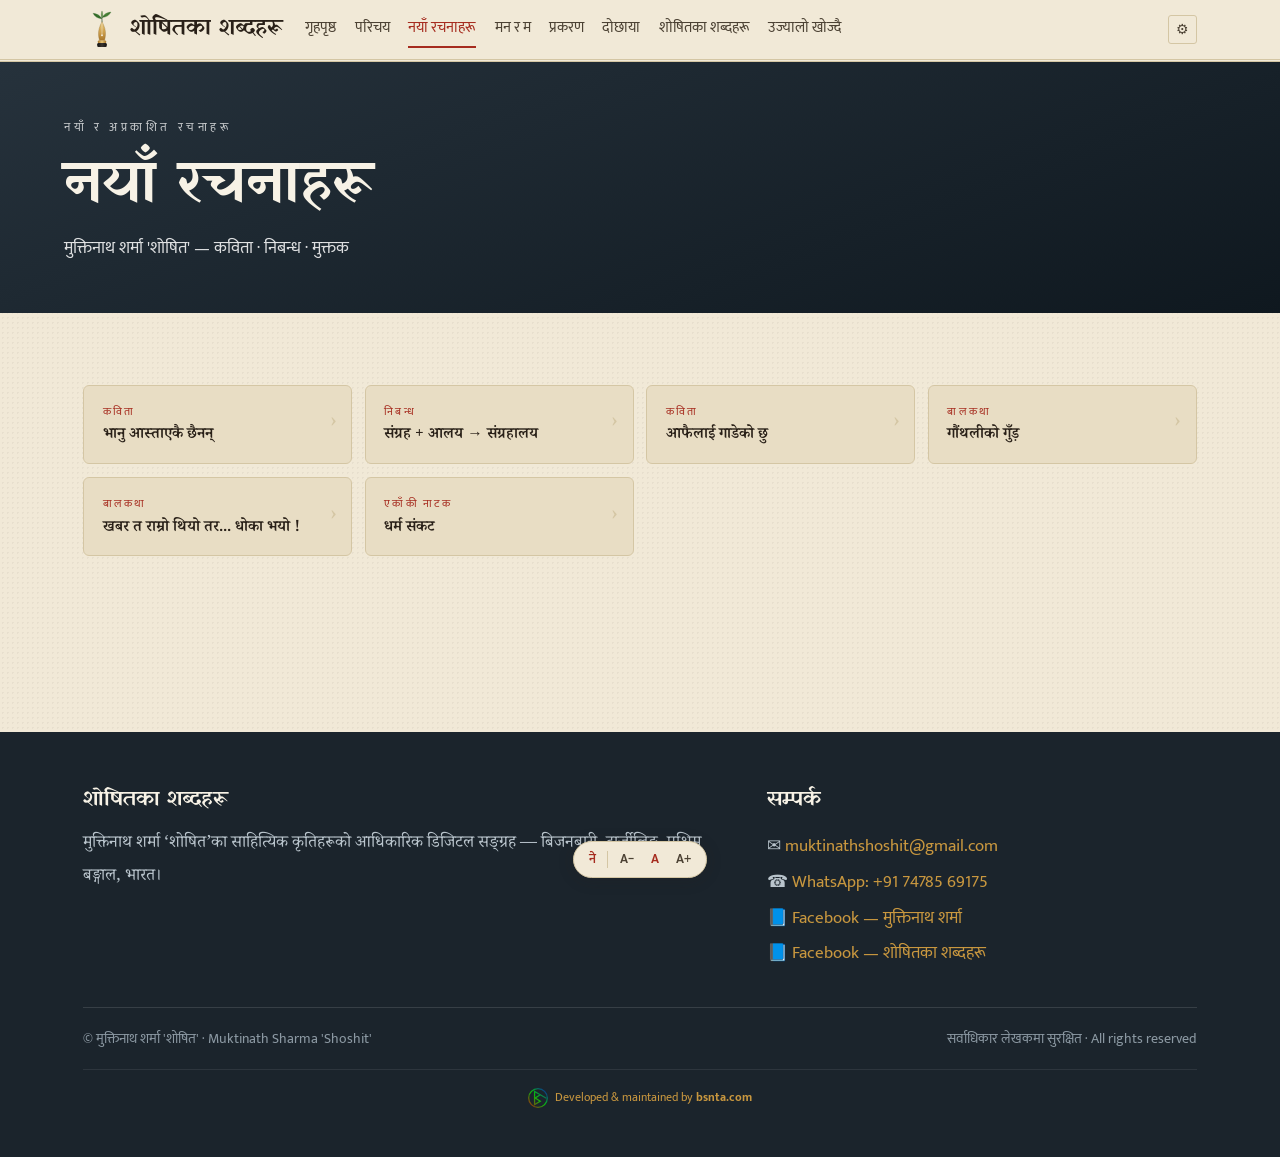
<file: rachana.html>
<!DOCTYPE html>
<html lang="ne">
<head>
<meta charset="UTF-8">
<meta name="viewport" content="width=device-width, initial-scale=1">
<title>नयाँ रचनाहरू — मुक्तिनाथ शर्मा 'शोषित'</title>
<meta name="description" content="मुक्तिनाथ शर्मा 'शोषित'का नयाँ र अप्रकाशित रचनाहरू — कविता, निबन्ध, मुक्तक। New and unpublished writings by Muktinath Sharma 'Shoshit' — poems, essays, muktak.">

<!-- Open Graph -->
<meta property="og:type" content="website">
<meta property="og:site_name" content="शोषितका शब्दहरू">
<meta property="og:url" content="https://shoshit.in/rachana.html">
<meta property="og:title" content="नयाँ रचनाहरू — मुक्तिनाथ शर्मा 'शोषित'">
<meta property="og:description" content="मुक्तिनाथ शर्मा 'शोषित'का नयाँ र अप्रकाशित रचनाहरू — कविता, निबन्ध, मुक्तक।">
<meta property="og:locale" content="ne_NP">

<!-- Canonical -->
<link rel="canonical" href="https://shoshit.in/rachana.html">

<link rel="preconnect" href="https://fonts.googleapis.com">
<link rel="preconnect" href="https://fonts.gstatic.com" crossorigin>
<link href="https://fonts.googleapis.com/css2?family=Yatra+One&family=Noto+Serif+Devanagari:wght@400;600&family=Mukta:wght@400;600&display=swap" rel="stylesheet">
<link rel="stylesheet" href="css/style.css">
<link rel="icon" href="images/shoshit-logo-badge.svg" type="image/svg+xml">
<!-- Google tag (gtag.js) -->
<script async src="https://www.googletagmanager.com/gtag/js?id=G-NLBF8HPNWE"></script>
<script>
  window.dataLayer = window.dataLayer || [];
  function gtag(){dataLayer.push(arguments);}
  gtag('js', new Date());
  gtag('config', 'G-NLBF8HPNWE');
</script>
</head>
<body>

<div id="read-progress" role="progressbar" aria-label="Reading progress" aria-valuenow="0" aria-valuemin="0" aria-valuemax="100"></div>
<a class="skip-link" href="#main-content">Skip to content</a>

<header class="site-head">
  <div class="wrap">
    <a class="brand" href="index.html">
      <img src="images/shoshit-logo.svg" alt="" class="brand-logo logo-light" width="38" height="38"><img src="images/shoshit-logo-dark.svg" alt="" class="brand-logo logo-dark" width="38" height="38">
      शोषितका शब्दहरू
    </a>
    <button id="nav-toggle" aria-expanded="false" aria-controls="main-nav" aria-label="Navigation menu">
      <svg width="22" height="18" viewBox="0 0 22 18" fill="none" aria-hidden="true">
        <rect y="0" width="22" height="2.5" rx="1.25" fill="currentColor"/>
        <rect y="7.75" width="22" height="2.5" rx="1.25" fill="currentColor"/>
        <rect y="15.5" width="22" height="2.5" rx="1.25" fill="currentColor"/>
      </svg>
    </button>
    <div class="nav-wrap">
    <nav class="site-nav" id="main-nav" aria-label="मुख्य">
      <a href="index.html" data-ne="गृहपृष्ठ" data-en="Home" data-hi="मुख्य पृष्ठ">गृहपृष्ठ</a>
      <a href="parichay.html" data-ne="परिचय" data-en="About" data-hi="परिचय">परिचय</a>
      <a href="rachana.html" aria-current="page" data-ne="नयाँ रचनाहरू" data-en="New Works" data-hi="नई रचनाएँ">नयाँ रचनाहरू</a>
      <a href="books/man-ra-ma.html" data-ne="मन र म" data-en="Man ra Ma" data-hi="मन र मैं">मन र म</a>
      <a href="books/prakaran.html" data-ne="प्रकरण" data-en="Prakaran" data-hi="प्रकरण">प्रकरण</a>
      <a href="books/dochhaya.html" data-ne="दोछाया" data-en="Dochhaya" data-hi="दोछाया">दोछाया</a>
      <a href="books/shoshitka-shabdaharu.html" data-ne="शोषितका शब्दहरू" data-en="Shoshitka Shabdaharu" data-hi="शोषित के शब्द">शोषितका शब्दहरू</a>
      <a href="books/ujyalo-khojdai.html" data-ne="उज्यालो खोज्दै" data-en="Ujyalo Khojdai" data-hi="उज्यालो खोज्दै">उज्यालो खोज्दै</a>
    </nav>
    </div>
    <button id="settings-toggle" aria-label="Settings" aria-expanded="false" title="Settings">⚙</button>
  </div>
</header>

<main id="main-content">

  <section class="work-hero t-rachana">
    <div class="wrap">
      <div class="hero-text">
        <span class="eyebrow" data-ne="नयाँ र अप्रकाशित रचनाहरू" data-en="New &amp; Unpublished Writings" data-hi="नई और अप्रकाशित रचनाएँ">नयाँ र अप्रकाशित रचनाहरू</span>
        <h1 data-ne="नयाँ रचनाहरू" data-en="New Works" data-hi="नई रचनाएँ">नयाँ रचनाहरू</h1>
        <p class="sub" data-ne="मुक्तिनाथ शर्मा 'शोषित' — कविता · निबन्ध · मुक्तक" data-en="Muktinath Sharma 'Shoshit' — Poems · Essays · Muktak" data-hi="मुक्तिनाथ शर्मा 'शोषित' — कविता · निबंध · मुक्तक">मुक्तिनाथ शर्मा 'शोषित' — कविता · निबन्ध · मुक्तक</p>
      </div>
    </div>
  </section>

  <div class="reader">
    <details class="toc-fold" open>
      <summary data-ne="रचना-सूची हेर्नुहोस्" data-en="Table of Contents" data-hi="रचना-सूची देखें">रचना-सूची हेर्नुहोस्</summary>
      <nav class="toc" aria-label="रचना-सूची">
        <h2 data-ne="रचना-सूची" data-en="Contents" data-hi="सूची">रचना-सूची</h2>
        <ol>
          <li>
            <span class="toc-occasion" data-ne="भानु जयन्ती २०८२" data-en="Bhanu Jayanti 2082 BS" data-hi="भानु जयंती २०८२">भानु जयन्ती २०८२</span>
            <ol>
              <li><a href="#p1" data-ne="भानु आस्ताएकै छैनन्" data-en="Bhanu Has Never Set" data-hi="भानु अस्त नहीं हुए">भानु आस्ताएकै छैनन्</a></li>
            </ol>
          </li>
          <li>
            <span class="toc-occasion" data-ne="जेठ २०८३" data-en="Jestha 2083 BS" data-hi="जेठ २०८३">जेठ २०८३</span>
            <ol>
              <li><a href="#p2" data-ne="संग्रह + आलय → संग्रहालय" data-en="Sangrah + Aalay → Sangrahalaya" data-hi="संग्रह + आलय → संग्रहालय">संग्रह + आलय → संग्रहालय</a></li>
            </ol>
          </li>
          <li>
            <span class="toc-occasion" data-ne="भानु जयन्ती २०८३" data-en="Bhanu Jayanti 2083 BS" data-hi="भानु जयंती २०८३">भानु जयन्ती २०८३</span>
            <ol>
              <li><a href="#p3" data-ne="आफैलाई गाडेको छु" data-en="I Have Buried Myself" data-hi="मैंने खुद को दफ़ना दिया">आफैलाई गाडेको छु</a></li>
            </ol>
          </li>
          <li>
            <span class="toc-occasion" data-ne="साउन २०८३" data-en="Shrawan 2083 BS" data-hi="सावन २०८३">साउन २०८३</span>
            <ol>
              <li><a href="#p4" data-ne="गौंथलीको गुँड़" data-en="The Sparrow's Nest" data-hi="गौरैया का घोंसला">गौंथलीको गुँड़</a></li>
              <li><a href="#p5" data-ne="खबर त राम्रो थियो तर... धोका भयो !" data-en="The News Was Good — But Then, Betrayal!" data-hi="खबर तो अच्छी थी, पर... धोखा हो गया !">खबर त राम्रो थियो तर... धोका भयो !</a></li>
              <li><a href="#p6" data-ne="धर्म संकट" data-en="Dharma Sankat" data-hi="धर्म संकट">धर्म संकट</a></li>
            </ol>
          </li>
        </ol>
      </nav>
    </details>

    <div class="works">

      <!-- ── भानु जयन्ती २०८२ ─────────────────────────────── -->
      <div class="occasion-group" id="bhanu-jayanti-2082">
        <span class="occasion-heading" data-ne="भानु जयन्ती २०८२ · आषाढ २९" data-en="Bhanu Jayanti 2082 BS · 14 July 2025" data-hi="भानु जयंती २०८२ · आषाढ २९">भानु जयन्ती २०८२ · आषाढ २९</span>
      </div>

      <article class="piece" id="p1">
        <span class="kicker" data-ne="कविता" data-en="Poem" data-hi="कविता">कविता</span>
        <h3 data-ne="भानु आस्ताएकै छैनन्" data-en="Bhanu Has Never Set" data-hi="भानु अस्त नहीं हुए">भानु आस्ताएकै छैनन्</h3>

        <div class="trans lang-ne">
          <div class="verse">न कहिल्यै अस्ताउछन् भानु न त अस्ताए
केवल थोरै मेघले त्यो रूप छल्यो
न कुनै आँधीले त्यो पहाड ढल्यो
जब जन्मियो त्यो रवि
बस्यो राम नाममा अस्मिताको छवि
ढल्दैन आत्मिय मूर्ति
रम्यो रमायो नेपाली जगतमा स्फूर्ती
रम्घा, तनहुँ, चुँदीब्याँसी
आहा, बाँच्यो घाँसी पनि उसै नाची नाची
युगले नाम लियो राम सगै घाँसी युग युगान्तर जियो

जो थियो धन उसले
कुवा खनायो
नाम आफ्नो सँगै
नेपाली हृदयमा राम नाम बनायो
छेक्दैन बादल चाहे
ज्वालामुखी फुटोस्
मर्दैनन् भानु
या त मनको दियो फुटोस्
मशाल त्यही हो,
विश्व नेपाली जय भानु बोल्छ
उदाइ रहन्छन् शीतल प्रभा न त मुटु पोल्छ
अन्त्यमा त्यही नेपाली हो जसले
हृदयबाट भानु बोल्छ।</div>
        </div>

        <div class="trans lang-en" lang="en" hidden>
          <span class="trans-label">English Translation</span>
          <div class="verse">Never has Bhanu set, nor shall he ever set—
only a few clouds veiled that radiance.
No storm has felled that mountain.
When that sun was born,
he wove the image of identity into Ram's name.

That spiritual idol does not crumble—
he roamed and rejoiced,
bringing vigour to the Nepali world.
Ramgha, Tanahun, Chundibyasi—
ah, even the grasscutter lived on,
dancing and dancing in that joy.
The age took his name alongside Ram—
the grasscutter lived on, age after age.

With whatever wealth he had, he dug a well,
and alongside his own name,
he inscribed Ram's name in every Nepali heart.
No cloud can stop it—
let volcanoes erupt,
Bhanu does not die—
let even the lamp of the mind be shattered.
That torch endures.

The world's Nepali people cry: Jai Bhanu!
He keeps rising — cool, soothing light,
never scorching the heart.
And in the end, the true Nepali
is one who speaks Bhanu from the heart.</div>
        </div>

        <div class="trans lang-hi" lang="hi" hidden>
          <span class="trans-label">हिन्दी अनुवाद</span>
          <div class="verse">न कभी अस्त हुए भानु, न होंगे कभी—
केवल थोड़े बादलों ने वो रूप छुपाया।
न किसी आँधी ने वो पहाड़ गिराया।
जब वो सूरज जन्मा,
उसने राम के नाम में अस्मिता की छवि बसाई।

वो आत्मिक मूर्ति नहीं ढलती—
वो रमा, रमाया,
नेपाली जगत में स्फूर्ति जगाया।
रम्घा, तनहुँ, चुँदीब्याँसी—
आहा, घाँसी भी जिया,
उसी नाच में नाचता रहा।
युग ने राम के साथ घाँसी का नाम लिया—
युग-युगांतर जिया वो घाँसी।

जो भी धन था उसके पास, कुआँ खुदवाया,
और अपने नाम के साथ-साथ
नेपाली हृदय में राम का नाम बसाया।
बादल नहीं रोक सकता, चाहे ज्वालामुखी फूटे—
भानु मरते नहीं—
चाहे मन का दीपक टूटे।
वही मशाल जलती रहती है।

विश्व के नेपाली जय भानु बोलते हैं,
वो उगते रहते हैं— शीतल प्रभा,
न मुटु जलाती, न हृदय दहकाती।
अंत में वही सच्चा नेपाली है
जो हृदय से भानु बोलता है।</div>
        </div>
      </article>

      <!-- ── जेठ २०८३ ─────────────────────────────── -->
      <div class="occasion-group" id="jestha-2083">
        <span class="occasion-heading" data-ne="जेठ २०८३ · जेठ १६" data-en="Jestha 2083 BS · 30 May 2026" data-hi="जेठ २०८३ · जेठ १६">जेठ २०८३ · जेठ १६</span>
      </div>

      <article class="piece" id="p2">
        <span class="kicker" data-ne="निबन्ध" data-en="Essay" data-hi="निबंध">निबन्ध</span>
        <h3 data-ne="संग्रह + आलय → संग्रहालय" data-en="Sangrah + Aalay → Sangrahalaya" data-hi="संग्रह + आलय → संग्रहालय">संग्रह + आलय → संग्रहालय</h3>

        <div class="trans lang-ne">
          <div class="prose-flow">
            <p>यहाँ पुस्तक संग्रहालय र पुस्तकको माझमा एउटा सेतु छ जो नदीका दुई किनाराहरूलाई जोड्दछ। जोड्नु भनेको शक्ति हो। संग्रह अर्थात् बटुल्नु, थुपार्नु, भेला पार्नु, जतन गर्नु, एकै ठाउँ पार्नु र बचाइ राख्नु। किताब, कृति, पुस्तक, काव्य, महाकाव्य, पत्रिका इत्यादिलाई जसरी सम्बोधन गरे पनि, मान्छेले आ-आफ्ना अध्ययनमार्फत् उपार्जन गरेका वा तयार पारेका — मानव समाजको आर्थिक, बौद्धिक, सामाजिक उन्नतिका लागि, र कृषि सुधार, बागवानी जस्ता अति प्रयोजनका विषयमा लेखि राखेका ठेली (किताब) — जसले भविष्यमा पनि शुद्ध विचारमूलक उपलब्धि मानिने विषयहरूलाई दिनहुँ बदलिँदो पिढी दर पिढीलाई अझ प्रखर गरी नयाँ दिशा निर्देशन र वैज्ञानिक अनुसन्धान तर्फ अधि बढाउन निकट भविष्यका देशका कर्णधार भनिने विद्यार्थी-विशेषलाई कुनै अड्चन नहुन दिन वर्तमानमा नै एउटा शुद्ध चिन्तनमार्फत् यस गरिमामय विषयलाई यसरी पुस्तक संग्रह गरिनु यो मामूली र सरल विषय होइन।</p>

            <p>प्रथम त स्वयं सिद्ध शुद्ध विचारको भावनात्मक परिकल्पनाको अभिवृद्धि भई परिकल्पनालाई कार्यान्वयन गरी राष्ट्रको गरिमालाई उच्च मूल्याङ्कन गर्ने पवित्र सोचलाई ढिलो नगरीकन, एउटा आदर्शताको जिम्मेवारी आफैमा राखेर यो पुनित कार्यसञ्चालन गर्नु निकै कठिन थियो। तर "तँ चिन्ता, म पुऱ्याउँछु" भने जस्तै गरी यति महत्वपूर्ण विषय हालमा लिएर, त्यो पनि वर्तमान सभ्यताको एक अपरिहार्य, अत्यन्त आवश्यक विषय — पुस्तक संग्रहालय तयार गरेर कार्यान्वयन गरिनु नै अति महत्वपूर्ण विषय हो।</p>

            <p>अतएव यस संग्रहालयभित्र साहित्यका विविध विषयदेखि लिएर धार्मिक, सांस्कृतिक, लोक साहित्य, कला नेपाली, अङ्ग्रेजी तथा अन्य भारतीय भाषाहरूमा लिखित काव्य र सिद्धान्त, वेद र उपनिषद् अनि पुराण जस्ता विषय, जो मानिसको दैनिक जीवनमा चाहिने उपयोगी पुस्तकहरूको जोगाड पाइन्छ।</p>

            <p>बदलिँदो युगको चाहना स्वरूप विज्ञान र मनोविज्ञानका ठेलीहरू, र कृषि-बागवानीका इत्यादि पुस्तकहरूको भेला-संग्रह गरिनुले सिक्किम राज्यको गौरव बनेको छ। साथै साहित्य लेखनमा ऊर्जा थपिएको छ भने पाठकहरूमा पुस्तक पठन-पाठनमा जाँगर पलाएको छ।</p>

            <p>अन्न थन्क्याउने भण्डार भने जस्तो, वा भकारी भने जस्तो — पुस्तकको रूपमा कवि, लेखक, इतिहासकारद्वारा लेखिएका मौलिक विषयलाई यस संग्रहालयले जगेर्ना गर्ने, जतन गर्ने जिम्मेवारी लिएको छ।</p>

            <p>अतएव सिक्किम राज्यको नाम्ची आज एक धरोहर बनेको छ भन्नमा कुनै दुईमत छैन। यो गर्व लाग्दो एक ऐतिहासिक विषय हो। यसको श्रेय उसैलाई जान्छ, जसले यस्तो पवित्र विषयलाई कार्यमा परिणत गरेका छन्।</p>

            <p>वर्तमान समय भनेको नेपाली साहित्य, संस्कार, संस्कृति, आचार-व्यवहारप्रति रुचि घट्दै गइरहेको बेला हो। बढ्दो अत्याधुनिक कल्चर-कुकल्चरहरूको मानव बस्तीहरूमा आक्षेप भइरहेको बेला, अनि साइबर कल्चरले मानव हृदय अनि मस्तिष्कमा समेत घात गरिरहेको समय — जब मान्छेको विचार नै पलायन-वादी हुन्छ अनि झन् शुद्ध वैचारिकता खच्किन्छ। यस्तो परिस्थितिमा यो कार्यले केही हदसम्म हाम्रा भविष्यका कर्णधार भनिने विद्यार्थीहरूलाई त यो सुनमा सुगन्ध नै साबित छ।</p>

            <p>नेपाली भाषीहरूको त यो संग्रहालय सरस्वतीको मन्दिर सरह छ। आज हामीले आफ्नो जातीय भाषा, साहित्य, संस्कार र परम्परालाई तिरस्कार गरेर अति सस्तो पश्चिमी संस्कारलाई पछ्याइरहेको बेला, यी पुस्तकहरूले राहत दिएको छ।</p>

            <p>हाम्रो अहोभाग्य मानिने उक्त संग्रहालय सिक्किम, दार्जीलिङ तथा दार्जीलिङका नेपाली-बहुल क्षेत्रका लेखक, कवि, नाटककार, समालोचक, इतिहासकारहरूको ज्ञान भण्डार बनेको छ भने छिमेकी मुलुक नेपाल, आसाम, मणिपुर तथा भारतका भिन्न-भिन्न स्थानमा बसोबास गर्ने नेपालीहरूलाई समेत लाभान्वित छ।</p>

            <p>नेपाल, झापा, धुलाबारी स्थित त्रिफला अन्तर्राष्ट्रिय पुस्तकालयसँग हातेमालो गरी, हामी Divine Theological Open University (DTOU) नेपाली पुस्तक संग्रहालयमार्फत् थप नेपाल राष्ट्रका विद्वानद्वारा लिखित विभिन्न ओजनिला पुस्तकहरू उपलब्ध गर्न सक्छौं।</p>

            <p>धेरै कति कति मूल्यवान पुस्तकहरू मुसाले काट्यो, बेथानका भए — हराए, जलेर खरानी भए। लामो युग बित्यो। समय परिवर्तन भयो। कति यो आधुनिक विज्ञानमय मानव शैलीलाई नभई नहुने औषधीय विषयमा लेखिएका खोजपूर्ण, अनुसन्धानमूलक पुस्तकहरू नाश भए — किनभने हामीसँग यस्तो जोगाड थिएन, साधन थिएन। ठूला ठूला विश्वविद्यालयहरू थिए तर सब-कोहीले सम्पर्क राख्न गाह्रो थियो। यसर्थ नै अहिले पश्चाताप बेहोर्नु पऱ्यो। विदेशी ढाँचामा तयार पारिएका किताब पढ्न बाध्य भयौं। नचाहिँदो मुगलकालीन इतिहास पढ्न पऱ्यो — आवश्यक थिएन।</p>

            <p>हाम्रा लागि हाम्रै परिवेशका रमाइला इतिहासहरू थिए, वीर गाथा थिए। भूगोल र कृषि, विज्ञान, संगीत अनि कला, रसायन शास्त्र हाम्रै थिए, र छन् पनि। तर हामीलाई विदेशी रस भिज्यो। तर अब बिस्तारै यी हाम्रा उपलब्धि स्वरूप संग्रहालय र पुस्तकालयतिर जाने बानी गरौँ।</p>

            <p>आफ्ना निकट भविष्यका सन्तानहरूलाई नेपाली भाषा साहित्यतिर लक्षित गरौं। पुस्तक उखु जस्तै मीठो र स्वादिलो छ तर चुस्न सकौं। हामी मूर्खवीर छौं अब ज्ञानवीर बनौं।</p>

            <p>अन्त्यमा, सिक्किम नाम्ची स्थित पुस्तक संग्रहालयको अझ टिकाउ र दीर्घायुको कामना सहित लेखान्त गर्दछु।</p>
          </div>
        </div>

        <div class="trans lang-en" lang="en" hidden>
          <span class="trans-label">English Translation</span>
          <div class="prose-flow">
            <p>A library serves as a bridge between the book repository and books themselves — just as a bridge connects two banks of a river. To bridge is to connect, and to connect is power. "Sangrah" (collection) means to gather, to accumulate, to assemble, to preserve, to bring together in one place and keep safe. Whatever we may call them — books, literary works, poetry, epics, journals — the volumes that people have produced through their own study or created themselves, writings on subjects of vital importance to the economic, intellectual, and social advancement of human society — on agriculture, horticulture, and much else — books that will continue to be recognised as intellectually pure achievements, helping each passing generation forge ahead with sharper clarity toward new directions and scientific research, so that the students who will be the future pillars of this nation face no obstacle: to gather books in this dignified manner, with a spirit of pure purpose, right now in the present — this is no trivial or simple matter.</p>

            <p>First, cultivating the emotional vision of a self-proven pure idea, then translating that vision into action — to do so without delay, holding within oneself the responsibility of an ideal and setting this sacred work in motion for the sake of the nation's dignity — was no easy task. Yet, just as one might say "do not worry, I will see it through," to take up so important a matter right now — and what is more, a matter that is indispensable and urgently needed in this age of civilisation — to build a book library and put it into practice: that, truly, is a matter of the highest importance.</p>

            <p>Therefore, within this library one finds a rich store of books useful in daily life: spanning diverse literary subjects as well as religious and cultural texts, folk literature, art — poetry and philosophy written in Nepali, English, and other Indian languages — along with works such as the Vedas, Upanishads, and Puranas.</p>

            <p>Assembling volumes on science, psychology, agriculture, horticulture, and more — in keeping with the needs of a changing age — has become a source of pride for the state of Sikkim. At the same time, it has infused fresh energy into literary writing and kindled in readers a renewed zeal for books.</p>

            <p>Like a granary that stores grain, or a storehouse that keeps provisions — this library has taken upon itself the responsibility of preserving and safeguarding the original works written by poets, authors, and historians in the form of books.</p>

            <p>There is no doubt that Namchi, in Sikkim state, has today become a heritage of knowledge. This is a matter of pride — a historic achievement. The credit belongs to those who turned so sacred a purpose into reality.</p>

            <p>These are times when interest in Nepali literature, tradition, culture, and conduct is steadily waning. A time when hyper-modern cultures and counter-cultures are encroaching upon human settlements, and when cyber culture is striking at the very heart and mind of humanity — when people's thoughts themselves turn fugitive and pure intellectual integrity begins to erode. In such circumstances, this endeavour is, for the students who will be the pillars of our future, nothing short of fragrance added to gold.</p>

            <p>For Nepali speakers, this library is akin to a temple of Saraswati herself. At a time when we are spurning our own ethnic language, literature, traditions, and heritage in favour of a cheap Western imitation, these books offer solace and relief.</p>

            <p>It is our great fortune that this library has become a treasury of knowledge for writers, poets, playwrights, critics, and historians from Sikkim, Darjeeling, and the Nepali-majority areas of Darjeeling, and that it also benefits Nepalis living in the neighbouring country of Nepal, Assam, Manipur, and various parts of India.</p>

            <p>By joining hands with the Trifala International Library, located in Dhulabari, Jhapa, Nepal, we are able — through the DTOU Nepali Book Library — to make available a further range of weighty books written by scholars of the nation of Nepal.</p>

            <p>So many precious books were gnawed away by rats, fell into neglect — were lost, burnt to ashes. Long ages passed. Times changed. So many research-based, exploratory books on medicinal subjects — indispensable to modern scientific human life — were destroyed, because we had no means of preserving them, no resources. Great universities existed, but reaching them was difficult for everyone. That is why we must bear regret today. We were compelled to read books fashioned in foreign moulds. We were made to study an unwanted Mughal-era history — one we had no need for.</p>

            <p>We had our own enchanting histories, our own tales of valour. Geography and agriculture, science, music and art, chemistry — these were ours, and still are. But we were drenched in a foreign intoxication. Now, however, let us gradually form the habit of turning toward these libraries and repositories — our own achievements.</p>

            <p>Let us guide the children of our near future toward Nepali language and literature. A book is as sweet and flavoursome as sugarcane — let us learn to draw from it. We have been heroes of ignorance; now let us become heroes of knowledge.</p>

            <p>In closing, I conclude this piece with the wish for the book library in Namchi, Sikkim to endure and thrive for many long years to come.</p>
          </div>
        </div>

        <div class="trans lang-hi" lang="hi" hidden>
          <span class="trans-label">हिन्दी अनुवाद</span>
          <div class="prose-flow">
            <p>यहाँ पुस्तक संग्रहालय और पुस्तक के बीच एक सेतु है जो नदी के दो किनारों को जोड़ता है। जोड़ना ही शक्ति है। संग्रह अर्थात् बटोरना, संचित करना, एकत्र करना, सँजोना, एक स्थान पर रखना और सुरक्षित रखना। किताब, कृति, पुस्तक, काव्य, महाकाव्य, पत्रिका — इन्हें जो भी नाम दिया जाए — मनुष्य ने अपने-अपने अध्ययन के माध्यम से अर्जित या तैयार किए हुए, मानव समाज की आर्थिक, बौद्धिक, सामाजिक उन्नति के लिए तथा कृषि-सुधार, बागवानी जैसे अत्यंत उपयोगी विषयों पर लिखे हुए ग्रंथ — जो भविष्य में भी शुद्ध विचारमूलक उपलब्धि मानी जाएंगी — उन्हें प्रतिदिन बदलती पीढ़ी-दर-पीढ़ी को अधिक प्रखर बनाते हुए नई दिशा और वैज्ञानिक अनुसन्धान की ओर आगे बढ़ाने के लिए, निकट भविष्य के देश के कर्णधार कहलाने वाले विद्यार्थियों को कोई बाधा न आए — इसके लिए वर्तमान में ही एक शुद्ध चिंतन के माध्यम से इस गरिमामय विषय को इस प्रकार पुस्तक-संग्रह करना कोई मामूली और सरल कार्य नहीं है।</p>

            <p>पहले तो स्वयं सिद्ध शुद्ध विचार की भावनात्मक परिकल्पना को विकसित कर, उस परिकल्पना को कार्यान्वित करते हुए, राष्ट्र की गरिमा को उच्च मूल्यांकन देने वाली पवित्र सोच को देरी किए बिना, स्वयं एक आदर्श की जिम्मेदारी लेकर इस पुनीत कार्य का संचालन करना निहायत कठिन था। किंतु "तू चिंता मत कर, मैं पहुँचा दूँगा" — जैसे कहते हैं — उसी भाव से इतने महत्वपूर्ण विषय को आज हाथ में लेकर, और वह भी वर्तमान सभ्यता का एक अपरिहार्य, अत्यंत आवश्यक विषय — पुस्तक संग्रहालय तैयार कर उसे कार्यान्वित करना ही अत्यंत महत्वपूर्ण बात है।</p>

            <p>अतः इस संग्रहालय में साहित्य के विविध विषयों से लेकर धार्मिक, सांस्कृतिक, लोक साहित्य, कला — नेपाली, अंग्रेज़ी तथा अन्य भारतीय भाषाओं में लिखित काव्य और सिद्धांत, वेद और उपनिषद् तथा पुराण जैसे विषयों की, मनुष्य के दैनिक जीवन में काम आने वाली उपयोगी पुस्तकों का भंडार मिलता है।</p>

            <p>बदलते युग की माँग के अनुरूप विज्ञान और मनोविज्ञान की पुस्तकों तथा कृषि-बागवानी आदि की पुस्तकों का यह संग्रह सिक्किम राज्य की शान बन गया है। साथ ही साहित्य-लेखन में ऊर्जा का संचार हुआ है और पाठकों में पुस्तक-पठन की ललक जागी है।</p>

            <p>जैसे अनाज संचित करने का भंडार, या जैसे धान रखने का कोठार — कवि, लेखक और इतिहासकारों द्वारा पुस्तकों के रूप में लिखे गए मौलिक विषयों को जगाए रखने और सँजोए रखने की जिम्मेदारी इस संग्रहालय ने ली है।</p>

            <p>अतः सिक्किम राज्य का नामची आज एक ज्ञान-धरोहर बन गया है, इसमें कोई दो मत नहीं। यह एक गर्व का ऐतिहासिक विषय है। इसका श्रेय उन्हें जाता है जिन्होंने इस पवित्र विषय को कार्यरूप दिया।</p>

            <p>वर्तमान समय वह काल है जब नेपाली साहित्य, संस्कार, संस्कृति और आचार-व्यवहार के प्रति रुचि घटती जा रही है। बढ़ती अत्याधुनिक कल्चर-कुकल्चरों का मानव बस्तियों पर आक्रमण हो रहा है, और साइबर कल्चर मानव हृदय तथा मस्तिष्क को भी आहत कर रही है — जब मनुष्य के विचार ही पलायनवादी हो जाते हैं और शुद्ध वैचारिकता और भी सिकुड़ती जाती है। ऐसे समय में यह कार्य हमारे भविष्य के कर्णधार विद्यार्थियों के लिए सोने में सुगंध सरीखा है।</p>

            <p>नेपाली भाषाभाषियों के लिए यह संग्रहालय सरस्वती के मंदिर के समान है। आज जब हम अपनी जातीय भाषा, साहित्य, संस्कार और परंपरा को तिरस्कृत कर अत्यंत सस्ती पश्चिमी संस्कृति को अपनाते जा रहे हैं, तब ये पुस्तकें राहत और सांत्वना देती हैं।</p>

            <p>हमारे अहोभाग्य का विषय यह है कि यह संग्रहालय सिक्किम, दार्जीलिंग तथा दार्जीलिंग के नेपाली-बहुल क्षेत्रों के लेखक, कवि, नाटककार, समीक्षक और इतिहासकारों का ज्ञान-भंडार बन गया है और पड़ोसी देश नेपाल, असम, मणिपुर तथा भारत के विभिन्न स्थानों में बसे नेपालियों को भी लाभान्वित कर रहा है।</p>

            <p>नेपाल के झापा, धुलाबारी स्थित त्रिफला अंतर्राष्ट्रीय पुस्तकालय के साथ हाथ मिलाकर, हम Divine Theological Open University (DTOU) नेपाली पुस्तक संग्रहालय के माध्यम से नेपाल राष्ट्र के विद्वानों द्वारा लिखित विभिन्न ओजस्वी पुस्तकें उपलब्ध करा सकते हैं।</p>

            <p>न जाने कितनी मूल्यवान पुस्तकें चूहों ने कुतर डालीं, बेकार हो गईं — खो गईं, जलकर राख हो गईं। लंबा युग बीत गया। समय बदला। कितनी ही आधुनिक वैज्ञानिक मानव-जीवन के लिए अनिवार्य — औषधीय विषयों पर लिखी खोजपूर्ण और अनुसन्धानमूलक पुस्तकें नष्ट हो गईं — क्योंकि हमारे पास इन्हें सुरक्षित रखने का न कोई साधन था, न संसाधन। बड़े-बड़े विश्वविद्यालय थे, पर सबके लिए उनसे जुड़ना कठिन था। इसीलिए आज पछतावा उठाना पड़ रहा है। विदेशी साँचे में ढली किताबें पढ़ने को विवश हुए। अनावश्यक मुगलकालीन इतिहास पढ़ना पड़ा — जिसकी ज़रूरत ही नहीं थी।</p>

            <p>हमारे लिए हमारे अपने परिवेश के रोचक इतिहास थे, वीर गाथाएं थीं। भूगोल और कृषि, विज्ञान, संगीत और कला, रसायन शास्त्र — ये सब हमारे अपने थे, और हैं भी। पर हमें विदेशी नशे में भिगो दिया गया। लेकिन अब धीरे-धीरे इन संग्रहालयों और पुस्तकालयों की ओर जाने की आदत बनाएं — जो हमारी अपनी उपलब्धियाँ हैं।</p>

            <p>अपनी आने वाली पीढ़ियों को नेपाली भाषा और साहित्य की ओर उन्मुख करें। पुस्तक गन्ने की तरह मीठी और स्वादिष्ट है — बस उसे चूस सकें तो। हम अज्ञानता के वीर रहे हैं, अब ज्ञान के वीर बनें।</p>

            <p>अंत में, सिक्किम के नामची स्थित पुस्तक संग्रहालय की और अधिक स्थायित्व व दीर्घायु की कामना के साथ लेखनी विराम करता हूँ।</p>
          </div>
        </div>
      </article>

      <!-- ── भानु जयन्ती २०८३ ─────────────────────────────── -->
      <div class="occasion-group" id="bhanu-jayanti-2083">
        <span class="occasion-heading" data-ne="भानु जयन्ती २०८३ · आषाढ २९" data-en="Bhanu Jayanti 2083 BS · 13 July 2026" data-hi="भानु जयंती २०८३ · आषाढ २९">भानु जयन्ती २०८३ · आषाढ २९</span>
      </div>

      <article class="piece" id="p3">
        <span class="kicker" data-ne="कविता" data-en="Poem" data-hi="कविता">कविता</span>
        <h3 data-ne="आफैलाई गाडेको छु" data-en="I Have Buried Myself" data-hi="मैंने खुद को दफ़ना दिया">आफैलाई गाडेको छु</h3>

        <div class="trans lang-ne">
          <div class="verse">मैले आफै खनेर चिहान
आफैलाई गाडेको छु
हिड्दा हिड्दा थाकेर अचेल
जुलुसमा हिड्न छाडेकाे छु
धेरै आए जाेगी खरानी घसेर
त्येस्ताहरुलाई नमस्ते गर्न छाडेकाे छु
मैले २ माटाे माटाे भन्नेहरुकाे तुजुक हेरेको छु
भन्छन भन्न त माटाेकै लागि कात्रो बेरेकाे छु
माटाे हाेइन काट्टाे खानेहरु पाे धेर छन कि क्या हाे
माटाेमा हाेइन गाड्धन
सिन्टेक्समा छ अरे खबर हेरेकाे छु
ए ,,,,,भानु बा  रगतको साइनो छ तिमी संग
शंका गर्छ सरकार हामी संग
दिन्छु भन्छ जब उठ्छ प्रसंग
यस्ता धेरै दुखाइ छन हामी
माझ
खै कता हरायो तेरा सपना
मेरा सपना
कतै भ्रम त हाेइन ?
मनै हुन्छ झसङ्ग ।</div>
        </div>

        <div class="trans lang-en" lang="en" hidden>
          <span class="trans-label">English Translation</span>
          <div class="verse">I myself dug a grave
and buried myself in it.
Weary of walking and walking, these days
I have stopped marching in processions.
Many came smearing ash like ascetics—
I have stopped bowing to such people.
I too have witnessed the arrogance
of those who keep crying "soil, soil"—
they say they have wrapped themselves in a shroud
for the sake of the soil.
But aren't there more who devour thorns
than love the soil?
The wealth is not in the soil—
it lies in syntax — I have read the news.

Hey, Bhanu Baba—
there is a bond of blood between us.
The government suspects us;
when the occasion arises, it says: I will give.
So many such wounds lie among us.

Where have your dreams gone—
my dreams—
was it all just an illusion?
The heart itself trembles.</div>
        </div>

        <div class="trans lang-hi" lang="hi" hidden>
          <span class="trans-label">हिन्दी अनुवाद</span>
          <div class="verse">मैंने खुद खोदी कब्र
और खुद को दफ़ना दिया।
चलते-चलते थककर आजकल
जुलूसों में चलना छोड़ दिया।
बहुत आए भभूत मले—
उन्हें नमस्ते करना छोड़ दिया।
मैंने भी देखी है मिट्टी-मिट्टी पुकारनेवालों की अकड़—
कहते हैं मिट्टी के लिए ही कफ़न लपेट रखा है।
पर मिट्टी नहीं, काँटे चबानेवाले ही ज़्यादा हैं न?
मिट्टी में नहीं—गाड़ दो—
सिंटैक्स में है दौलत, यही ख़बर पढ़ी मैंने।

ए... भानु बा—
तुमसे रक्त का नाता है।
शक करती है हम पर सरकार,
जब प्रसंग उठे तो कहती है—दूँगा।
ऐसे बहुत दर्द हैं हमारे बीच।

कहाँ खो गए तेरे सपने,
मेरे सपने—
कहीं भ्रम तो नहीं था सब?
मन ही काँप उठता है।</div>
        </div>
      </article>

      <!-- ── साउन २०८३ ─────────────────────────────── -->
      <div class="occasion-group" id="shrawan-2083">
        <span class="occasion-heading" data-ne="साउन २०८३" data-en="Shrawan 2083 BS · July 2026" data-hi="सावन २०८३">साउन २०८३</span>
      </div>

      <article class="piece" id="p4">
        <span class="kicker" data-ne="बालकथा" data-en="Children's Story" data-hi="बाल कहानी">बालकथा</span>
        <h3 data-ne="गौंथलीको गुँड़" data-en="The Sparrow's Nest" data-hi="गौरैया का घोंसला">गौंथलीको गुँड़</h3>

        <div class="trans lang-ne">
          <div class="prose-flow">
            <p>दुईवटा भाले र पोथी गौंथली रहेछन्।</p>

            <p>समय पनि फागुन चैतको महिना परेको रहेछ। यसैमा ती भाले पोथी गौंथलीहरूले एक दिन रनेको घरको सिकुवामा आएर यसो हेरेछन् र सल्लाह गरेछन्।</p>

            <p>पोथी गौंथलीले भाले गौंथलीलाई भनिछ; ए... हजुर सुन्नुन है... भाले गौंथलीले पनि तुरुन्तै पोथी गौंथलीलाई भनेछ— हजुर के कुरा भन्न लागेकी, भनिहाल न, म सुनिराखेको छु त। फेरि पोथीले भनिछ, हेर्नुन बर्खा लाग्न आँट्यो, यसो एउटा गुँड़ बनाएर अण्डा पारेर बच्चा कोरल्नु पर्ने अनि एउटा उचित ठाउँ हेरौं न है। यसरी पोथीले आग्रह गरेपछि भाले— तुरुन्तै लु हेरौं न त। तिमीले ठीक उचित समयमा यो कुरा गरेउ, म त तिम्रो बुद्धिमानी देखेर छक्क परें। अब ढिलो नगरीकन यही रनेको घरको सिकुवाको छानो मुनि गुँड़ बनाऊँ। तर रनेले गौंथलीले फोहोर पार्छ भनेर हाम्रो गुँड़ त भत्काउँदैन होला नि— पोथीले भनिछ।</p>

            <p>भालेले भनेछ, यस घरमा पनि हामी दुई जस्तै लोग्ने स्वास्नी मात्रै रहेछन्; त्यसो हुनाले न भत्काउनु पर्ने। बरु सम्हालेर राखी पो दिन्छन् जस्तो लाग्छ मलाई त। यिनीहरूको पनि छोरा छोरी रहेनछन्। कतै हामीलाई बास दिए भने त्यही धर्मले यी दुईको पनि सन्तान जन्मनेछन्।</p>

            <p>यसरी ती दुई गौंथलीले त्यसै दिनदेखि— रनेको घर सानो भए पनि चिटिक्क खरले छाएको र रातो माटो र कमेरोले भित्ता लिपेको अनि भुइँमा गाईको गोबरले चिटिक्क पारेर लिपेको, आँगनको चारैतिर सयपत्री, मखमली फूलहरू रोपेको अनि आँगनको भित्तामा तुलसाको मोठ, उसै चार कुना मिलेको। सधैं रनेकी श्रीमती चम्पाले पूजा गरेको धूप धुवाइ रहेको र एउटा तामाको दियो पनि बलिरहेको अति सुन्दर घर आहा...</p>

            <p>अनि त्यसै दिनदेखि ती दुवै भाले पोथी गौंथलीले अलिक पर सिमसारको हिलो माटो बोक्न थालेछन्। विचराहरूको त्यो स-सानो चुच्चोमा कति पो माटो अटाउँथ्यो र! तै पनि अलि अलि गर्दै ओसारेको माटोले पन्ध्रौँ दिनमा निकै ठूलो गुँड़ बनाएछन्।</p>

            <p>त्यस दिन रने र चम्पा भने खेतमा बाली लगाउन गएका रहेछन् र बेलुकाको त्यो पहेंलो घाममा पसिनाले निथ्रुक्कै भिजेर रने र चम्पा घर आइपुग्दा त ती दुई गौंथलीले उनीहरूको घरको छानो मुनि यति राम्रो गुँड़ बनाएकोमा रने र चम्पा हर्षले गदगद भएछन्।</p>

            <p>बीस बाइस दिनपछि गौंथलीका छ वटा बच्चा भएछन्। ती छ वटै बच्चाहरूलाई ती माउ गौंथलीहरूले पालैपालो चुच्चोमा चारो ल्याउँदा रहेछन्। घरी अन्नका दाना, घरी फट्याङ्ग्रा, पुतली, गँड़ेउला।</p>

            <p>यसरी दिनहुँ चारो ख्वाउँदा ख्वाउँदा बच्चाहरू बढेर ठूल्ठूला भएछन्।</p>

            <p>रने र चम्पा पनि काम गर्दा गर्दा थाकेर हैरान भएका बेला तिनै गौंथलीका बच्चाहरू उडेको हेरेर आनन्द मान्दा रहेछन्। यसरी ती गौंथलीहरूको ठूलो बथान भएछ र घरको चारैतिर गुँड़ बनाएर बसेछन्। अनि त रनेको घरमा निकै सह बसेछ। फलफूल अन्नबाली लहलह भएछ। थांग्रमा मकै, भकारीमा धान, कोदो, फापर फलेछ। केही पछि त नानी हो रने र चम्पाको पनि छोरा छोरी भएछन्। रनेले छोरीको नाउँ पनि गौंथली नै राखेछ अनि छोराको नाउँ आकाश राखेछ।</p>

            <p>छोरी दिनदिनै ठूलो भइछ। आँगनमा खेलिरहेको छोरीलाई चम्पाले गौंथली भनेर बोलाउँदा हजुर आमा म आउँदै छु भनेर खुरुरु कुदेर उसकी आमा चम्पाको काखमा बसेर गाईको बुबु सँग माम मज्जाले खाँदी रहिछ। यसरी आकाश र गौंथली दिदीभाइ मिलेर स्कुल जाँदा रहेछन्। घरमा पनि मन लाएर पढ़्दा रहेछन्। र सधैं पाठशालाको अर्धवार्षिक र वार्षिक परीक्षामा प्रथम दर्जामा उत्तीर्ण हुँदा रहेछन्।</p>

            <p>रने र चम्पाले यसरी उनीहरूले मन लाएर पढ़ेको देखेर दशैंमा राम्रा राम्रा लुगाहरू किनिदिएछन्।</p>

            <p>रनेकी छोरी गौंथली पढ़्दै गएर डाक्टर भइछ र आकाश पाइलट भएछ।</p>

            <p>के तिमीहरूलाई पनि डाक्टर र पाइलट हुने मन छ? त्यसो भए मन लाएर पढ़ है त।</p>
          </div>
        </div>

        <div class="trans lang-en" lang="en" hidden>
          <span class="trans-label">English Translation</span>
          <div class="prose-flow">
            <p>Once there were two sparrows — a male and a female.</p>

            <p>It was the season of Falgun and Chaitra — the very heart of spring. One day, the two sparrows came to look at the eave of Rane's house and talked it over between themselves.</p>

            <p>The female spoke to the male: "Hey... dear, listen to me..." The male replied at once: "What were you about to say? Go on, tell me — I'm listening." Then the female said: "Look, the rains are nearly here. We ought to find a good spot, build a nest, lay eggs, and raise our chicks. Let us find a proper place." At her urging, the male said: "All right, let's look then. You raised this at just the right time — I am quite impressed by your good sense. Without delay, let us build our nest right here, under the eave of Rane's house. But will Rane demolish our nest, thinking sparrows make a mess?" the female wondered.</p>

            <p>The male replied: "In this house too, there is only a husband and wife — just like us. So there should be no need for them to demolish it. I think they would rather take care of it. They have no children of their own. And if they shelter us, the merit of that good deed will surely bring children to them as well."</p>

            <p>So from that very day, the two sparrows set their hearts on Rane's house — small it was, but neatly thatched with straw, its walls plastered smooth with red clay and lime, its floor polished spotless with cow dung, marigolds and velvety flowers planted all around the courtyard, a cluster of tulsi on the courtyard wall, every corner in perfect order. Always, Rane's wife Champa would be at her prayers, fragrant incense curling in the air, and a copper lamp burning bright — ah, what a beautifully serene home.</p>

            <p>And from that very day, the two sparrows began carrying mud from a marsh not far away. How much mud could possibly fit into those tiny little beaks! Yet, little by little, beak by beak, by the fifteenth day they had built quite a large and fine nest.</p>

            <p>On that day, Rane and Champa had gone to the fields to tend their crops. In the golden light of evening, drenched in sweat, as they arrived home — what joy they felt to see such a beautiful nest the sparrows had built beneath their eave! Rane and Champa's hearts were full.</p>

            <p>Twenty or twenty-two days later, six chicks hatched. The parent sparrows took turns, beak after beak, bringing food to all six — sometimes grains of rice, sometimes grasshoppers, butterflies, or earthworms.</p>

            <p>Day after day, fed with such devoted care, the chicks grew bigger and bigger.</p>

            <p>And when Rane and Champa were tired and weary from their work, they found joy in watching those little sparrow chicks take their first flights. In time, the sparrows grew into a great flock and built nests all around the house. Then happiness settled into Rane's home like a welcome guest who decided to stay. Fruit and grain crops grew lush and bountiful. The terrace held corn, the granary held rice, millet, and buckwheat. And not long after — Rane and Champa were blessed with children of their own! Rane named his daughter "Gauthali," after the sparrow, and his son he named "Aakash" — the sky.</p>

            <p>The daughter grew bigger with each passing day. When Champa called from the courtyard — "Gauthali!" — the little girl would answer: "Yes, Mama, I'm coming!" and come running in a flash, nestling into her mother's lap and happily eating rice with warm milk. So Aakash and Gauthali, the brother and sister pair, went to school together and studied with full heart at home too. They always passed their school's half-yearly and annual examinations with first rank.</p>

            <p>Seeing them study with such love and devotion, Rane and Champa bought them beautiful new clothes for Dashain.</p>

            <p>Rane's daughter Gauthali grew up to become a doctor, and Aakash became a pilot.</p>

            <p>Do you also wish to become a doctor or a pilot? Then study with all your heart.</p>
          </div>
        </div>

        <div class="trans lang-hi" lang="hi" hidden>
          <span class="trans-label">हिन्दी अनुवाद</span>
          <div class="prose-flow">
            <p>एक बार एक नर और एक मादा गौरैया थी।</p>

            <p>समय भी फागुन-चैत का महीना था। उन्हीं दिनों वे दोनों गौरैया एक दिन रने के घर की छाजन के पास आईं, इधर-उधर देखा और आपस में सलाह की।</p>

            <p>मादा गौरैया ने नर से कहा: "अरे... जी, सुनिए न..." नर ने तुरंत जवाब दिया: "क्या बात कहनी थी, कह दीजिए — मैं सुन रहा हूँ।" फिर मादा ने कहा: "देखिए, बरसात आने को है। एक घोंसला बनाएं, अंडे दें, बच्चे निकालें — कोई सही जगह ढूंढें।" मादा के आग्रह पर नर बोला: "चलिए, देखते हैं। आपने बिल्कुल सही समय पर यह बात कही — आपकी समझदारी देखकर मैं दंग हूँ। देर न करते हुए यहीं रने के घर की छाजन के नीचे घोंसला बनाते हैं। पर रने यह न सोचें कि गौरैया गंदा करती है — कहीं हमारा घोंसला तोड़ न दें" — मादा ने कहा।</p>

            <p>नर ने कहा: "इस घर में भी हम दोनों की तरह बस पति-पत्नी ही हैं — इसलिए तोड़ने की ज़रूरत नहीं पड़ेगी। बल्कि संभाल कर रखेंगे — ऐसा लगता है मुझे। इनके भी बच्चे नहीं हैं। अगर इन्होंने हमें आश्रय दिया, तो उसी पुण्य से इन दोनों के भी बच्चे हो जाएंगे।"</p>

            <p>तब से उन दोनों गौरैयाओं ने रने का घर चुन लिया — वह घर छोटा था, पर साफ-सुथरा, खर से छाया हुआ, लाल मिट्टी और चूने से दीवारें लीपी हुईं, ज़मीन गाय के गोबर से चमकाई हुई, आँगन के चारों तरफ सेवंती और मखमली फूल लगे, आँगन की दीवार पर तुलसी का पौधा, हर कोना सुव्यवस्थित। हमेशा रने की पत्नी चंपा पूजा करती थी — धूप की सुगंध उठती रहती थी, ताँबे का दीया जलता रहता था — वाह, कितना सुंदर और शांत घर था!</p>

            <p>और उसी दिन से वे दोनों गौरैया पास के दलदल से मिट्टी ढोने लगीं। उन छोटी-छोटी चोंचों में कितनी मिट्टी समाती! फिर भी थोड़ी-थोड़ी करके, रोज़-रोज़ ढोते-ढोते पंद्रहवें दिन काफ़ी बड़ा घोंसला बन गया।</p>

            <p>उस दिन रने और चंपा खेत में फसल लगाने गए थे। शाम की पीली धूप में पसीने से भीगे-भीगे जब दोनों घर पहुँचे, तो छाजन के नीचे इतना सुंदर घोंसला देखकर उनका मन आनंद से भर गया।</p>

            <p>बीस-बाईस दिन बाद गौरैया के छह बच्चे हुए। माँ-बाप गौरैया बारी-बारी से चोंच में खाना लाते — कभी अनाज के दाने, कभी टिड्डे, तितलियाँ, केंचुए।</p>

            <p>रोज़-रोज़ खाना खिलाते-खिलाते बच्चे बढ़कर बड़े हो गए।</p>

            <p>रने और चंपा भी काम करते-करते जब थक जाते, तो उन्हीं गौरैया के बच्चों को उड़ते देखकर मन को चैन मिलता। इस तरह गौरैयाओं का एक बड़ा झुंड हो गया और घर के चारों तरफ घोंसले बन गए। तब रने के घर में खूब रौनक आ गई। फल-फूल और अनाज की फसल लहलहा उठी। टाँड में मक्का, कोठार में धान, कोदो, फापर लहराए। और कुछ ही समय बाद — रने और चंपा को भी बच्चे हुए! रने ने बेटी का नाम "गौरैया" ही रखा और बेटे का नाम "आकाश" रखा।</p>

            <p>बेटी दिन-दिन बड़ी होती गई। जब चंपा आँगन में "गौरैया!" बुलाती, तो बेटी जवाब देती: "हाँ माँ, आ रही हूँ!" और दौड़कर माँ की गोद में आ बैठती और गाय के दूध के साथ भात मज़े से खाती। इस तरह आकाश और गौरैया भाई-बहन मिलकर स्कूल जाते और घर में भी मन लगाकर पढ़ते। स्कूल की अर्धवार्षिक और वार्षिक परीक्षाओं में हमेशा प्रथम स्थान पाते।</p>

            <p>रने और चंपा ने उन्हें मन लगाकर पढ़ते देख दशैं (दसहरा) में अच्छे-अच्छे कपड़े खरीद दिए।</p>

            <p>रने की बेटी गौरैया पढ़-पढ़कर डॉक्टर बन गई और आकाश पायलट।</p>

            <p>क्या तुम्हें भी डॉक्टर या पायलट बनने का मन है? तो मन लगाकर पढ़ो!</p>
          </div>
        </div>
      </article>

      <article class="piece" id="p5">
        <span class="kicker" data-ne="बालकथा" data-en="Children's Story" data-hi="बाल कहानी">बालकथा</span>
        <h3 data-ne="खबर त राम्रो थियो तर... धोका भयो !" data-en="The News Was Good — But Then, Betrayal!" data-hi="खबर तो अच्छी थी, पर... धोखा हो गया !">खबर त राम्रो थियो तर... धोका भयो !</h3>

        <div class="trans lang-ne">
          <div class="prose-flow">
            <p>नाउँ धनबीर थियो उसको। सानैदेखि पढ्नमा सिपालु, मेहनती–जाँगरिलो। प्राथमिक विद्यालयमा पहिलो, दोस्रो र तेस्रो श्रेणीमा हुँदा धनबीर जहिले पनि उसका साथीहरूलाई उछिनेर सबै विषयमा राम्रो र उत्कृष्ट अङ्क ल्याएर (FIRST) प्रथम हुन्थ्यो। त्यस पाठशालाका शिक्षक/शिक्षिका पनि धनबीरसँग साह्रै खुशी हुन्थे। त्यस पाठशालाको ऊ एक हुनहार विद्यार्थी थियो। साथीहरूसँग साह्रै मिलेर बस्ने बानी थियो। पाठशालाको खेलकुदको समयमा पनि ऊ कसैसँग झगडा नगरिकन मिलेर खेल्दथ्यो। त्यसरी नै चौथो श्रेणीमा पनि प्रथम भएर पुग्यो। सबैले उसलाई बधाइ दिए। प्रधान अध्यापकले त औधी माया गरेर धेरै थरी ज्ञानका पुस्तकहरू दिए, अनि नगद रकम र अन्य पुरस्कार दिए। गाउँघरका अरू अभिभावकहरूले पनि उसको धेरै प्रशंसा गरे।</p>

            <p>त्यो डिसेम्बरको महिना थियो। त्यसपछि पाठशालाको शीतकालीन विदा भयो। त्यसरी नै जनवरी महिना सकिएर फेब्रुअरी महिनाको एघार तारिख पुनः पाठशाला र अरू उच्च विद्यालय खुले। धनबीरका पिताले छोराको सुन्दर भविष्य निर्माण गर्न अलिक टाढा शहरको एउटा हाई स्कुल (उच्च पाठशाला)मा पाँचौँ श्रेणीमा भर्ना गरिदिए। पहिला–पहिला त छोरालाई त्यति टाढा स्कुल जान गाह्रो पर्छ भनेर बिहान चाँडै उठेर हतार–हतार घरको काम गरिसकेर छोरालाई लिएर बाबु पनि हाई स्कुल छोरालाई पुर्‍याउन जान्थे। यसरी त्यो वर्ष पनि छोराले पाँचौँ श्रेणीमा सप्पैलाई उछिनेर प्रथम भएको कुरा त्यस विद्यालयका प्रधान अध्यापक र श्रेणी शिक्षक (class teacher) दुवैले फोनमार्फत धनबीरका बाबु खड्गसिंहलाई जनाए। त्यो असल खबर सुनेर आमा मनमती पनि आनन्दविभोर भइन्। त्यसरी खुशीले गद्‌गद् हुँदै त्यो परिवार रमायो। छिमेकीहरूले पनि धनबीरलाई बधाइ र शुभकामना दिए।</p>

            <p>यसरी छैठौँ श्रेणीमा पनि धनबीरले प्रथम भएर सफलता हासिल गर्‍यो। तर जब सातौँ श्रेणीमा धनबीर पुग्यो, ऊ त त्यही शहरको एउटा रनबीर भन्ने फटाहा केटासँग लाग्यो। पहिले त रनबीर राम्रो होला भन्ने लाग्यो उसलाई। ऊ जस्तै पढन्ते होला भन्ने सम्झेर उसको संगत गर्‍यो। तर पछि त त्यो रनबीर त बदमास रहेछ। अर्को स्कुलबाट बदमासी गरेर उसलाई स्कुलले (रेस्टिकेट) — स्कुल निकाला गरेको रहेछ। त्यो केटा त खैनी, सिगरेट, बिडी, गुट्खा र कहिलेकाहीँ त रम, ब्रान्डी पनि खाँदै रहेछ। त्यति मात्रै कहाँ हो र; दोकानतिर चोरी गर्दै रहेछ। बाबा–आमाको account को पैसा निकालेर तास, जुवा खेल्दै रहेछ। कहीँ–कहीँ स्कुलमा अनुपस्थित बसेर पिक्चर हलमा पनि सुटुक्क जाँदै रहेछ। अर्काको बारीको बाख्रा समेत चोर्दै रहेछ।</p>

            <p>एक दिन दलसिङ लामाको गाई चोरेछ र दलसिङले पुलिसलाई भनेछ, अनि एक रात थुनामा राखेर भोलिपल्ट भाग्नु परेर उसको बाउले स्कुल बदली गरेर कतै सुध्रिन्छ कि भनेर यो स्कुलमा पसेको रहेछ।</p>

            <p>त्यसपछि त्यो बिचरा सोझो र इमान्दार धनबीरलाई पनि लोभ्याएर जबर्जस्ती सिगरेट पिउन सिकाएछ। उसले जे–जे नराम्रो काम गर्‍यो, त्यो सबै गर्न लाएछ र धनबीरको पनि उसको जस्तै नराम्रो कुलत लाग्न थालेछ।</p>

            <p>त्यसो गर्दै त्यो सातौँ श्रेणीमा बल्ल–बल्ल उत्तीर्ण (अन्डर कन्सिडरेसन) भएछ। हेर्नु भयो? ए बा—! त्यो वर्षको वार्षिक रिजल्ट देखेर त उसकी आमा डाँको छोडेर रोइदिन्। बाबुले बेलुकाको खाना नखाई सुतेछन्। लाजले घरबाट निस्केर एक हप्ता घर आएनन् रहेछ। तै पनि आठौँ श्रेणीमा राम्रो अङ्क ल्याउनू है भनेर पुनः विद्यालयमा भर्ना (एडमिशन) गरिदिएछन्। तर लागेको बानी कल्ले छोड्छ र भने जस्तो, धनबीर पूरै असफल भएछ।</p>

            <p>त्यति मात्रै कहाँ हो र! एक दिन त धनबीर दिउँसोसम्म सुतिरहेछ र उसकी आमाले किन साह्रै उठेन भनेर उठाउन जाँदा त सिरानीभरि रगत रहेछ। त्यो देखेर आमाले अतालिँदै आफ्नो श्रीमानलाई भन्छिन् र हतार डाक्टरकोमा लगेर जाँच गराउँदा त क्यान्सर भएको रहेछ।</p>

            <p>यसै कारण भनेको हो — एउटा असल विद्यार्थी पनि कुसंगत र कुलतमा लाग्यो भने ज्यानै जोखिममा पर्छ र भविष्य अन्धकार हुन्छ।</p>

            <p>यसर्थ जो विद्यार्थी छोरा–छोरी माता–पिताको र शिक्षक/शिक्षिकाको अनि आफूभन्दा ठूलाको जति उपदेश मान्दछ, उही ठूलो मान्छे हुन्छ। जस्तै — करमचन्द गान्धी आमाको अर्ति उपदेश मानेर भारत राष्ट्रको राष्ट्रपिता बने। ईश्वरचन्द्र विद्यासागर गरीब घरानाबाट ज्ञानी र यशस्वी बने। त्यसरी नै अलबर्ट आइन्स्टाइन विश्वविख्यात वैज्ञानिक बने। अब्दुल कलाम भारतका राष्ट्रपति बने। यहाँ धेरै उदाहरणहरू छन् नानीहरू हो। तिमीहरू पनि मन लाएर पढ, पछि ठूला मान्छे बन्ने छौ।</p>
          </div>
        </div>

        <div class="trans lang-en" lang="en" hidden>
          <span class="trans-label">English Translation</span>
          <div class="prose-flow">
            <p>His name was Dhanbir. From a young age he was clever at his studies — hard-working and full of drive. Through the first, second and third grades of primary school, Dhanbir always outshone his classmates, scoring good and excellent marks in every subject to stand FIRST. The teachers of that school, too, were very pleased with him. He was a promising pupil, and he had a habit of getting along beautifully with his friends. Even during the school's games period he played cooperatively, without quarrelling with anyone. In the same way he reached the fourth grade, again standing first. Everyone congratulated him. The head teacher, with great affection, gave him many kinds of books of knowledge, along with a cash prize and other rewards. The other guardians of the village praised him greatly as well.</p>

            <p>It was the month of December. After that, the school's winter vacation began. Then, once January had ended, the school and the other higher schools reopened on the eleventh of February. To build a fine future for his son, Dhanbir's father enrolled him in the fifth grade at a high school (a higher secondary school) in a town some distance away. At first, thinking it would be hard for the boy to travel so far to school, the father too would rise early, hurriedly finish the housework, and take his son to drop him at the high school. That year as well, the boy stood first in the fifth grade, outshining everyone — a fact both the head teacher and the class teacher of the school conveyed by phone to Dhanbir's father, Khadga Singh. Hearing that good news, the mother, Manmati, was overcome with joy. Overflowing with happiness, the whole family rejoiced. The neighbours, too, gave Dhanbir their congratulations and good wishes.</p>

            <p>In this way, in the sixth grade too, Dhanbir stood first and won success. But when he reached the seventh grade, he fell in with a good-for-nothing boy of that same town named Ranbir. At first he supposed Ranbir might be a decent sort — a studious boy like himself — and so he kept his company. Later, however, it turned out that Ranbir was a delinquent. Another school, it emerged, had expelled him — "rusticated" him — for his misconduct. That boy chewed tobacco, smoked cigarettes and bidis, took gutkha, and now and then even drank rum and brandy. And that was not all: he would steal from shops. He would draw money from his parents' account and gamble at cards. Every so often he would stay away from school and slip off to the cinema hall. He would even steal goats from other people's yards.</p>

            <p>One day he stole Dalsing Lama's cow, and Dalsing reported him to the police; after a night in custody he had to flee the next day — and his father, hoping the boy might reform somewhere if he changed schools, had got him admitted into this very school.</p>

            <p>After that, this wretched Ranbir lured the simple, honest Dhanbir too, and forced him into learning to smoke. Every wrong thing that Ranbir himself did, he made Dhanbir do as well, and Dhanbir began to sink into the same bad habits as his.</p>

            <p>Carrying on like this, he barely scraped through the seventh grade — "under consideration." And just look — oh dear! Seeing that year's annual result, his mother broke down and wept aloud. His father went to bed without touching his evening meal. Out of shame he left the house and, it seems, did not come home for a whole week. Even so, telling the boy to bring good marks in the eighth grade, they enrolled (admitted) him in the school once more. But an ingrained habit — who ever gives it up? — and, as was feared, Dhanbir failed utterly.</p>

            <p>And that was still not all! One day Dhanbir lay sleeping until midday, and when his mother went to wake him, wondering why he had not got up, she found the pillow soaked in blood. Seeing this, the mother, in a panic, told her husband; and when they rushed him to the doctor and had him examined, it turned out to be cancer.</p>

            <p>This is precisely why it is said: if even a good student falls into bad company and bad habits, his very life is put at risk and his future turns to darkness.</p>

            <p>Therefore, the student — son or daughter — who heeds the counsel of mother and father, of teachers, and of elders, that very one grows into a great person. For instance: Karamchand Gandhi, heeding his mother's counsel, became the Father of the Indian Nation. Ishwar Chandra Vidyasagar, born into a poor household, became learned and illustrious. In the same way, Albert Einstein became a world-renowned scientist, and Abdul Kalam became the President of India. There are many such examples, dear children. You too, if you study with your heart in it, will grow up to be great people.</p>
          </div>
        </div>

        <div class="trans lang-hi" lang="hi" hidden>
          <span class="trans-label">हिन्दी अनुवाद</span>
          <div class="prose-flow">
            <p>उसका नाम धनबीर था। बचपन से ही पढ़ाई में होशियार, मेहनती और परिश्रमी। प्राथमिक विद्यालय में पहली, दूसरी और तीसरी कक्षा में रहते हुए धनबीर हमेशा अपने साथियों को पीछे छोड़कर सभी विषयों में अच्छे और उत्कृष्ट अंक लाकर (FIRST) प्रथम आता था। उस पाठशाला के शिक्षक/शिक्षिका भी धनबीर से बहुत खुश रहते थे। उस पाठशाला का वह एक होनहार विद्यार्थी था। साथियों के साथ खूब मिल-जुलकर रहने की आदत थी। पाठशाला के खेलकूद के समय भी वह किसी से झगड़ा किए बिना, मिल-जुलकर खेलता था। इसी तरह चौथी कक्षा में भी प्रथम होकर पहुँचा। सबने उसे बधाई दी। प्रधान अध्यापक ने तो अत्यधिक स्नेह से ज्ञान की कई प्रकार की पुस्तकें दीं, और नकद राशि तथा अन्य पुरस्कार दिए। गाँव-घर के अन्य अभिभावकों ने भी उसकी बहुत प्रशंसा की।</p>

            <p>वह दिसंबर का महीना था। उसके बाद पाठशाला की शीतकालीन छुट्टी हो गई। फिर जनवरी का महीना समाप्त होकर फरवरी महीने की ग्यारह तारीख को पुनः पाठशाला और अन्य उच्च विद्यालय खुले। धनबीर के पिता ने बेटे का सुंदर भविष्य बनाने के लिए कुछ दूर शहर के एक हाई स्कूल (उच्च पाठशाला) में पाँचवीं कक्षा में भर्ती करा दिया। पहले-पहल बेटे को इतनी दूर स्कूल जाना कठिन होगा — यह सोचकर सुबह जल्दी उठकर, हड़बड़ी में घर का काम निपटाकर, बेटे को लेकर पिता भी उसे हाई स्कूल छोड़ने जाते थे। इस तरह उस वर्ष भी बेटे ने पाँचवीं कक्षा में सबको पीछे छोड़कर प्रथम स्थान पाया — यह बात उस विद्यालय के प्रधान अध्यापक और श्रेणी शिक्षक (class teacher) दोनों ने फ़ोन के ज़रिए धनबीर के पिता खड्गसिंह को बताई। वह अच्छी खबर सुनकर माँ मनमती भी आनंदविभोर हो उठीं। इस तरह खुशी से गद्गद होते हुए वह परिवार आनंदित हुआ। पड़ोसियों ने भी धनबीर को बधाई और शुभकामनाएँ दीं।</p>

            <p>इस तरह छठी कक्षा में भी धनबीर ने प्रथम होकर सफलता हासिल की। परंतु जब धनबीर सातवीं कक्षा में पहुँचा, तो वह उसी शहर के रनबीर नाम के एक निकम्मे लड़के के साथ लग गया। पहले तो उसे लगा कि रनबीर अच्छा होगा। उसी की तरह पढ़ाकू होगा — यह समझकर उसने उसकी संगत की। परंतु बाद में पता चला कि वह रनबीर तो बदमाश निकला। किसी दूसरे स्कूल ने बदमाशी करने पर उसे (रेस्टिकेट) — स्कूल से निकाल दिया था। वह लड़का तो खैनी, सिगरेट, बीड़ी, गुटखा और कभी-कभी तो रम, ब्रांडी भी लेता था। इतना ही नहीं; दुकानों से चोरी करता था। माँ-बाप के account के पैसे निकालकर ताश, जुआ खेलता था। कहीं-कहीं स्कूल से अनुपस्थित रहकर सिनेमा हॉल में भी चुपके से चला जाता था। दूसरों की बाड़ी की बकरी तक चुरा लेता था।</p>

            <p>एक दिन उसने दलसिंग लामा की गाय चुरा ली और दलसिंग ने पुलिस को बता दिया; एक रात हिरासत में रखे जाने के बाद अगले दिन भागना पड़ा — और उसके पिता ने, स्कूल बदलकर कहीं शायद सुधर जाए, यही सोचकर उसे इस स्कूल में दाखिल करा दिया था।</p>

            <p>उसके बाद उस बेचारे सीधे और ईमानदार धनबीर को भी बहला-फुसलाकर, जबरदस्ती सिगरेट पीना सिखा दिया। उसने जो-जो बुरे काम किए, वे सब धनबीर से भी करवाए, और धनबीर को भी उसी की तरह बुरी लत लगने लगी।</p>

            <p>ऐसा करते-करते वह सातवीं कक्षा में बड़ी मुश्किल से उत्तीर्ण (अंडर कंसिडरेशन) हुआ। देखिए तो — अरे बाप रे! उस वर्ष का वार्षिक परिणाम देखकर उसकी माँ फूट-फूटकर रो पड़ीं। पिता रात का खाना खाए बिना ही सो गए। शर्म के मारे घर से निकलकर एक हफ़्ते तक घर नहीं आए। फिर भी, 'आठवीं कक्षा में अच्छे अंक लाना' — यह कहकर उसे पुनः विद्यालय में भर्ती (एडमिशन) करा दिया। परंतु पड़ी हुई आदत भला कौन छोड़ता है — और जैसा अंदेशा था, धनबीर पूरी तरह असफल हो गया।</p>

            <p>इतना ही नहीं! एक दिन तो धनबीर दोपहर तक सोता रहा, और उसकी माँ 'क्यों नहीं उठा' — यह सोचकर उसे उठाने गईं तो तकिया खून से भरा हुआ था। यह देखकर माँ घबराते हुए अपने पति को बताती हैं, और जल्दी से डॉक्टर के पास ले जाकर जाँच कराने पर पता चला कि कैंसर हो गया है।</p>

            <p>इसीलिए तो कहा जाता है — यदि एक अच्छा विद्यार्थी भी कुसंगति और बुरी लत में पड़ जाए, तो जान तक जोखिम में पड़ जाती है और भविष्य अंधकारमय हो जाता है।</p>

            <p>इसलिए जो विद्यार्थी — बेटा हो या बेटी — माता-पिता की, शिक्षक/शिक्षिका की, और अपने से बड़ों की जितनी सीख मानता है, वही बड़ा आदमी बनता है। जैसे — करमचंद गांधी माँ की सीख मानकर भारत राष्ट्र के राष्ट्रपिता बने। ईश्वरचंद्र विद्यासागर गरीब घराने से ज्ञानी और यशस्वी बने। उसी तरह अल्बर्ट आइंस्टाइन विश्वविख्यात वैज्ञानिक बने। अब्दुल कलाम भारत के राष्ट्रपति बने। ऐसे यहाँ बहुत उदाहरण हैं, बच्चो। तुम भी मन लगाकर पढ़ोगे तो आगे बड़े आदमी बनोगे।</p>
          </div>
        </div>
      </article>

      <article class="piece" id="p6">
        <span class="kicker" data-ne="एकाँकी नाटक" data-en="One-Act Play" data-hi="एकांकी नाटक">एकाँकी नाटक</span>
        <h3 data-ne="धर्म संकट" data-en="Dharma Sankat" data-hi="धर्म संकट">धर्म संकट</h3>

        <div class="trans lang-ne">
          <div class="prose-flow">
            <p><em>सुन्तले बस्ती</em></p>
            <p><strong>पात्रहरू :</strong> निशा, रबी र अमर, सुजाता, रश्मि र उमेश</p>

            <p><em>नेपथ्यभित्रबाट — अलिक अलिक भाँडाहरू बजेको आवाज आइरहेछ — साथै मनका गुनासोहरू आवाजमा व्यक्त गर्दै —</em></p>

            <p><strong>निशा :</strong> छिः हौ, भाँडाहरू मोल्दा, घर कुचो लाउँदा, चुल्हो सफा गर्दा कहिले हो कहिले! हे नारायण… आजै फेरि भानुजयन्ती परेको…।। भाइ… <em>(रबीलाई निक्कै चर्को स्वरमा बोलाउँदै…)</em> ए… रबी!!! … रबी…!!।</p>

            <p><strong>रबी :</strong> हजुर… दिदी… के भनेको? किन चिच्याएर बोलाएको नि… भनी हाल्नु न हौ… हेर्नु मोजा पनि मुसाले काटिदिएछ… टाई पनि छैन। मेरो त बिजोगै भयो नि हौ — दिदी — छिजो बाख्राको घाँस बाँध्ने डोरी नभेट्दा त्यै टाईले बाँधेको थिएँ… अब मार्छ सरले… ला:</p>

            <p><strong>निशा :</strong> बाबालाई बोला न हौ, रबी… छिटो… अनि बाबा पनि… उ… स्कुलमा भानुभक्तको नाटकको लागि पैसा पनि लानु छ… पाँच सय अरे मिसले भनेको… ढिलो भइसक्यो ला… ९ बज्यो… <em>(घडीतिर हेर्दै…)</em></p>

            <p><strong>रबी :</strong> बा… बा…</p>

            <p><strong>अमर <em>(बाबा)</em> :</strong> हैन… भन के भो हौ… इनारलाई? म त त्यहाँ पल्लो घर हलो लिन गाको थिएँ नि… भोलि रोपाइँ छ खेतमा — यसो खेताला पनि भन्नु पर्यो… भनेर गाको… अनि तँहरूलाई चाहिँ के भाको नी? भनी हाल, मेरोमा समय छैन।</p>

            <p><strong>निशा :</strong> बाबा… सरले पाँच सय ल्याउनु भनेको छ…</p>

            <p><em>(अमर — हैन किन हो? तेत्रो पैसा! यो सर गुरुमाहरूले पनि कुरा बुझ्दैन कि क्या हो? हाम्रो त तलब आउँदैन त… ल पर्खि <em>(गोजीतिर हात हाल्दै)</em> यो मासुको पैसा दिन राखेको थिएँ, ला लैजा…)</em></p>

            <p><strong>रबी :</strong> बा… बा…</p>

            <p><strong>अमर :</strong> हन फेरि यसलाई चाहिँ के भो? भनी हाल है तँ पनि। आ, वाक्कै पो लाग्छ हौ कहिलेकाहीँ त। <em>(भित्तामा झुन्ड्याएको आफ्नो श्रीमतीको फोटोतिर हेर्दै)</em> तिमी मरेपछि त मलाई त बालबच्चा हुर्काउनु साह्रो पर्यो हौ पूर्णिमा। बरु मलाई पनि लैजाऊ, आ जेसुकै होस्…</p>

            <p><strong>अमर :</strong> <em>(हलो मिलाउँदै गनगनाउँछ एक्लै)</em> बिहे नगर्दा पनि <em>(दर्शकपट्टि हेरेर)</em> यही गाउँलेहरूले घरजम गर्न सकेन भनेर कुरा काटिरह्यो र बिहे गरेँ। नानीहरू नहुँदा पनि अपुताली भन्छ। स्वास्नी मरेपछि त साह्रो रैछ है बालबच्चा हुर्काउनु।</p>

            <p><em>(सुजाता, रश्मि र उमेशको एकै चोटि प्रवेश)</em></p>

            <p><strong>सुजाता :</strong> हैन हौ अमर दाजु… तयार नभाको?</p>
            <p><strong>रश्मि :</strong> त्यै त… किन ढिलो, अमर दाजु…?</p>
            <p><strong>उमेश :</strong> ए… यो मान्छे त… जाँदैनौ स्कुल? आज त सप्पै अभिभावकहरूलाई पो बोलाको छ त…</p>

            <p><strong>अमर :</strong> अब सरहरूले भन्यो भन्दैमा कहाँ हुन्छ त, मेरो त खेतमा भोलि धान रोपाइँ — बिउ काढेको छैन, कता खेताला, कता खाजा, सौदा गरेको छैन। म त पूर्णिमा मरेको देखि त हैरान छु नि हौ, तिमेरु त रोपाइँ सकेर ढुक्कै — बूढा-बूढी दाँजिएर मगमग कुन्नी के के गनाउँदै। आ… यो भानुभक्त पनि यही बेला जन्मिनु परेको… पछि मङ्सिरमा जन्मिएको भए पनि त हुन्थ्यो नि। बरु सुजाताले भोलि बिउ काढिदेऊ — अँ, उमेश भाइले एक हल गोरु जोतिदेऊ है त, तेसो भए म पनि नाटक हेर्न जान्छु… एक छिन पर्ख है, म लुगा लाउँछु…</p>

            <p><strong>अमर :</strong> <em>(बाकस उघार्दै)</em> … ला… हेर त दौरा-सुरुवाल त भुतुक्कै मुसाले काटेछ… थुक्क साला… त्यत्ति मात्रै कहाँ हे रहेछ र… पूर्णिमाको एक तोलाको मङ्गलसूत्र पनि हराएछ…</p>

            <p><strong>अमर :</strong> <em>(पुर्पुरोमा हात राख्दै…)</em> हे दैव… अब कसलाई चोर लाउनु… म त परेँ धर्म संकटमा… उफ्…</p>

            <p><em>(पर्दा खस्छ)</em></p>
          </div>
        </div>

        <div class="trans lang-en" lang="en" hidden>
          <span class="trans-label">English Translation</span>
          <div class="prose-flow">
            <p><em>Setting: Suntale Basti</em></p>
            <p><strong>Characters:</strong> Nisha, Rabi and Amar, Sujata, Rashmi and Umesh</p>

            <p><em>[From offstage — the faint sound of clanging utensils is heard — along with murmured grievances voiced aloud —]</em></p>

            <p><strong>Nisha:</strong> Ugh, washing dishes, sweeping the house, cleaning the stove — when does it ever end! O Narayana... and today of all days it's Bhanu Jayanti again...!! Brother... <em>(calling out to Rabi in a very loud voice...)</em> Hey... Rabi!!! ... Rabi...!!</p>

            <p><strong>Rabi:</strong> Yes... Didi... what is it? Why are you screaming at me... just say what you need to... look, the mouse even chewed through my socks... I don't have a tie either. I'm in a real mess, Didi — yesterday, when I couldn't find a rope to tie the goat's grass, I used the tie instead... now Sir's going to kill me... honestly:</p>

            <p><strong>Nisha:</strong> Call Baba, Rabi... quickly... and Baba too... uh... I have to take money to school for the Bhanubhakta play... five hundred, Teacher said... it's already late... it's nine o'clock... <em>(looking at the clock...)</em></p>

            <p><strong>Rabi:</strong> Baa... Baa...</p>

            <p><strong>Amar <em>(Baba)</em>:</strong> What happened... tell me... to the well? I had gone to the neighbour's house to get the plough... tomorrow there's rice-planting in the field — had to tell the farmhands too... that's why I went... so what happened to you all? Tell me, I don't have time.</p>

            <p><strong>Nisha:</strong> Baba... Sir has asked us to bring five hundred...</p>

            <p><em>(Amar — What? That much money! These teachers don't understand things at all, do they? We don't even get our salary... well wait <em>(reaching into his pocket)</em> I had kept this money to buy meat, here, take it...)</em></p>

            <p><strong>Rabi:</strong> Baa... Baa...</p>

            <p><strong>Amar:</strong> What now — what's wrong with this one too? Tell me, will you. Oh, I feel so fed up sometimes. <em>(looking at his wife's photo hanging on the wall)</em> After you died, raising the children has been so hard, Purnima. Better take me too, oh whatever...</p>

            <p><strong>Amar:</strong> <em>(muttering to himself while adjusting the plough)</em> Even when I didn't marry <em>(looking toward the audience)</em> these very villagers were gossiping that I couldn't settle down, so I got married. When there were no children, they called it barrenness. After the wife died, raising children is really hard, isn't it.</p>

            <p><em>(Sujata, Rashmi and Umesh enter all at once)</em></p>

            <p><strong>Sujata:</strong> Hey now, Amar Daju... not ready yet?</p>
            <p><strong>Rashmi:</strong> That's right... why so late, Amar Daju...?</p>
            <p><strong>Umesh:</strong> Hey... this man... you're not going to school? Today all the parents have been called...</p>

            <p><strong>Amar:</strong> Just because the teachers say so doesn't make it possible — my rice-planting is tomorrow in the field — haven't taken out the seedlings, where are the farmhands, where's the packed lunch, haven't bought the provisions. I've been at my wits' end since Purnima died — you all have finished your planting and are at ease — old couples paired up, reeking of who knows what. Oh... and Bhanubhakta had to be born at this very time... if he'd been born in Mangsir instead, it might have been more convenient. Well, Sujata, pull out the seedlings tomorrow — and Umesh Bhai, will you plough a furrow for me — if so, I'll go watch the play too... wait a moment, I'll get dressed...</p>

            <p><strong>Amar:</strong> <em>(opening the trunk)</em> ...Oh... look at this — the daura-suruwal is completely chewed through by mice... damn it... and that's not even the half of it... Purnima's one-tola mangalsutra is also missing...</p>

            <p><strong>Amar:</strong> <em>(placing his hand on his forehead...)</em> O God... now who do I accuse of theft... I'm caught in a dharma sankat — a true moral dilemma... ugh...</p>

            <p><em>(Curtain falls)</em></p>
          </div>
        </div>

        <div class="trans lang-hi" lang="hi" hidden>
          <span class="trans-label">हिन्दी अनुवाद</span>
          <div class="prose-flow">
            <p><em>स्थान: सुन्तले बस्ती</em></p>
            <p><strong>पात्र:</strong> निशा, रबी और अमर, सुजाता, रश्मि और उमेश</p>

            <p><em>[पर्दे के पीछे से — थोड़ी-थोड़ी बर्तनों के बजने की आवाज़ आ रही है — साथ ही मन के गिले-शिकवे आवाज़ में व्यक्त करते हुए —]</em></p>

            <p><strong>निशा:</strong> छिः, बर्तन माँजते-माँजते, घर झाड़ते-बुहारते, चूल्हा साफ करते — कब ख़त्म होगा यह सब! हे नारायण... आज फिर भानु जयंती आ गई...!! भाई... <em>(रबी को बहुत ऊँची आवाज़ में बुलाते हुए...)</em> अरे... रबी!!! ... रबी...!!</p>

            <p><strong>रबी:</strong> जी... दीदी... क्या है? इतना चिल्लाकर क्यों बुलाया... बस कह दीजिए न... देखिए, मोज़े भी चूहे ने काट दिए... टाई भी नहीं है। मेरा तो बुरा हाल है दीदी — कल बकरी का घास बाँधने की रस्सी नहीं मिली तो उसी टाई से बाँध दिया था... अब सर मारेंगे... क्या करें:</p>

            <p><strong>निशा:</strong> बाबा को बुलाओ न रबी... जल्दी... और बाबा भी... वो... स्कूल में भानुभक्त के नाटक के लिए पैसे भी ले जाने हैं... पाँच सौ, मिस ने कहा है... देर हो गई... नौ बज गए... <em>(घड़ी की तरफ देखते हुए...)</em></p>

            <p><strong>रबी:</strong> बा... बा...</p>

            <p><strong>अमर <em>(बाबा)</em>:</strong> क्या हुआ... बताओ... कुएँ को? मैं तो वहाँ पड़ोस के घर हल लेने गया था... कल खेत में रोपाई है — खेतमज़दूरों को भी बताना था... इसीलिए गया था... और तुम सबको क्या हुआ? बताओ, मेरे पास समय नहीं है।</p>

            <p><strong>निशा:</strong> बाबा... सर ने पाँच सौ लाने को कहा है...</p>

            <p><em>(अमर — क्यों? इतने पैसे! ये सर-मास्टर लोग समझते नहीं क्या? हमारी तनख़्वाह आती नहीं तो... ठीक है, रुको <em>(जेब में हाथ डालते हुए)</em> ये मांस के लिए रखे थे, लो ले जाओ...)</em></p>

            <p><strong>रबी:</strong> बा... बा...</p>

            <p><strong>अमर:</strong> अरे अब इसे क्या हुआ? तू भी बता दे। आह, कभी-कभी तो बहुत थक जाता हूँ मैं। <em>(दीवार पर लगी अपनी पत्नी की तस्वीर की तरफ देखते हुए)</em> तुम्हारे जाने के बाद बच्चों को पालना बहुत मुश्किल हो गया है, पूर्णिमा। बेहतर होता मुझे भी ले जाते, जो भी हो...</p>

            <p><strong>अमर:</strong> <em>(हल ठीक करते हुए अकेले बुड़बुड़ाते हैं)</em> शादी न की तो भी <em>(दर्शकों की तरफ देखकर)</em> इन्हीं गाँव वालों ने घर नहीं बसाया कहकर बातें बनाईं, और शादी की। बच्चे नहीं हुए तो बाँझपन कहा। पत्नी मरने के बाद सच में मुश्किल है बच्चों को पालना।</p>

            <p><em>(सुजाता, रश्मि और उमेश एक साथ प्रवेश करते हैं)</em></p>

            <p><strong>सुजाता:</strong> अरे हाँ अमर दाजू... तैयार नहीं हुए?</p>
            <p><strong>रश्मि:</strong> वही तो... इतनी देर क्यों, अमर दाजू...?</p>
            <p><strong>उमेश:</strong> अरे... यह आदमी भी... स्कूल नहीं जाएंगे? आज तो सभी अभिभावकों को बुलाया गया है...</p>

            <p><strong>अमर:</strong> सर के कहने से थोड़ी हो जाएगा, मेरे खेत में कल धान की रोपाई है — बीज नहीं निकाले, खेतमज़दूर कहाँ हैं, नाश्ता कहाँ है, सौदा नहीं किया। मैं तो पूर्णिमा के जाने के बाद से परेशान हूँ — तुम लोगों की रोपाई हो गई और चैन से बैठे हो — बुड्ढे-बुड्ढी जोड़ा बनाकर पता नहीं क्या-क्या महकाते रहते हो। आह... यह भानुभक्त भी इसी वक़्त जन्मे... अगर मंगसिर में जन्मे होते तो भी चलता। अच्छा, सुजाता, कल बीज निकाल देना — हाँ, उमेश भाई एक हल बैल जोत देना — तो मैं भी नाटक देखने जाऊँगा... एक पल रुको, मैं कपड़े पहनता हूँ...</p>

            <p><strong>अमर:</strong> <em>(संदूक खोलते हुए)</em> ...लो... देखो तो — दौरा-सुरुवाल को चूहों ने पूरी तरह काट दिया... थु! ... और इतना ही कहाँ... पूर्णिमा का एक तोले का मंगलसूत्र भी गायब है...</p>

            <p><strong>अमर:</strong> <em>(माथे पर हाथ रखते हुए...)</em> हे भगवान... अब किस पर चोरी का इल्ज़ाम लगाएँ... मैं तो पड़ गया धर्म संकट में... ओफ्...</p>

            <p><em>(पर्दा गिरता है)</em></p>
          </div>
        </div>
      </article>

    </div><!-- /.works -->
  </div><!-- /.reader -->

</main>

<footer class="site-foot">
  <div class="wrap">
    <div class="foot-grid">
      <div>
        <h4 data-ne="शोषितका शब्दहरू" data-en="Shoshitka Shabdaharu" data-hi="शोषित के शब्द">शोषितका शब्दहरू</h4>
        <p data-ne="मुक्तिनाथ शर्मा &#x2018;शोषित&#x2019;का साहित्यिक कृतिहरूको आधिकारिक डिजिटल सङ्ग्रह — बिजनबारी, दार्जीलिङ, पश्चिम बङ्गाल, भारत।" data-en="Official digital archive of the literary works of Muktinath Sharma &#x2018;Shoshit&#x2019; — Bijanbari, Darjeeling, West Bengal, India." data-hi="मुक्तिनाथ शर्मा &#x2018;शोषित&#x2019; की साहित्यिक कृतियों का आधिकारिक डिजिटल संग्रह — बिजनबारी, दार्जीलिंग, पश्चिम बंगाल, भारत।">मुक्तिनाथ शर्मा 'शोषित'का साहित्यिक कृतिहरूको आधिकारिक डिजिटल सङ्ग्रह — बिजनबारी, दार्जीलिङ, पश्चिम बङ्गाल, भारत।</p>
      </div>
      <div>
        <h4 data-ne="सम्पर्क" data-en="Contact" data-hi="संपर्क">सम्पर्क</h4>
        <ul class="contact-list">
          <li>✉ <a href="mailto:muktinathshoshit@gmail.com">muktinathshoshit@gmail.com</a></li>
          <li>☎ <a href="https://wa.me/+917478569175" rel="noopener noreferrer">WhatsApp: +91 74785 69175</a></li>
          <li>📘 <a href="https://facebook.com/muktinathsharma.shosit" rel="noopener noreferrer">Facebook — मुक्तिनाथ शर्मा</a></li>
          <li>📘 <a href="https://facebook.com/shositwords" rel="noopener noreferrer">Facebook — शोषितका शब्दहरू</a></li>
        </ul>
      </div>
    </div>
    <div class="copy">
      <span>© मुक्तिनाथ शर्मा 'शोषित' · Muktinath Sharma 'Shoshit'</span>
      <span>सर्वाधिकार लेखकमा सुरक्षित · All rights reserved</span>
    </div>
    <div class="dev-credit">
      <a href="https://bsnta.com" rel="noopener noreferrer" class="dev-credit-link">
        <img src="images/bsnta-logo.svg" alt="bsnta.com" class="dev-credit-logo" width="20" height="20">
        <span>Developed &amp; maintained by <strong>bsnta.com</strong></span>
      </a>
    </div>
  </div>
</footer>

<button id="back-top" aria-label="Back to top" title="Back to top">↑</button>

<div id="reader-toolbar" aria-hidden="true" aria-label="Reading controls">
  <button id="toolbar-lang-cycle" class="toolbar-btn" title="भाषा बदल्नुहोस्">ने</button>
  <span class="toolbar-sep" aria-hidden="true"></span>
  <button class="toolbar-btn font-size-btn" data-size="sm" title="Smaller text">A−</button>
  <button class="toolbar-btn font-size-btn" data-size="md" title="Default text">A</button>
  <button class="toolbar-btn font-size-btn" data-size="lg" title="Larger text">A+</button>
</div>

<div id="settings-panel" aria-hidden="true" role="dialog" aria-modal="true" aria-labelledby="settings-panel-title">
  <div class="settings-backdrop"></div>
  <div class="settings-drawer">
    <div class="settings-head">
      <span id="settings-panel-title" class="settings-title" data-ne="सेटिङ" data-en="Settings" data-hi="सेटिंग">सेटिङ</span>
      <button id="settings-close" aria-label="बन्द गर्नुहोस्">✕</button>
    </div>
    <div class="settings-body">
      <div class="settings-section">
        <p class="settings-label" data-ne="भाषा" data-en="Language" data-hi="भाषा">भाषा</p>
        <div class="lang-switcher" aria-label="Language / भाषा">
          <button class="lang-btn active" data-lang="ne" aria-pressed="true" title="नेपाली">नेपाली</button>
          <button class="lang-btn" data-lang="en" aria-pressed="false" title="English">English</button>
          <button class="lang-btn" data-lang="hi" aria-pressed="false" title="हिन्दी">हिन्दी</button>
        </div>
      </div>
      <div class="settings-section">
        <p class="settings-label" data-ne="थिम" data-en="Theme" data-hi="थीम">थिम</p>
        <button id="theme-toggle" aria-label="Switch to dark mode" title="Switch to dark mode">☾ Dark</button>
      </div>
      <div class="settings-section">
        <p class="settings-label" data-ne="अक्षर आकार" data-en="Font Size" data-hi="अक्षर आकार">अक्षर आकार</p>
        <div class="font-size-controls">
          <button class="font-size-btn" data-size="sm" title="Smaller text">A−</button>
          <button class="font-size-btn active" data-size="md" title="Default text">A</button>
          <button class="font-size-btn" data-size="lg" title="Larger text">A+</button>
        </div>
      </div>
    </div>
  </div>
</div>

<script src="js/site.js"></script>
</body>
</html>
</file>
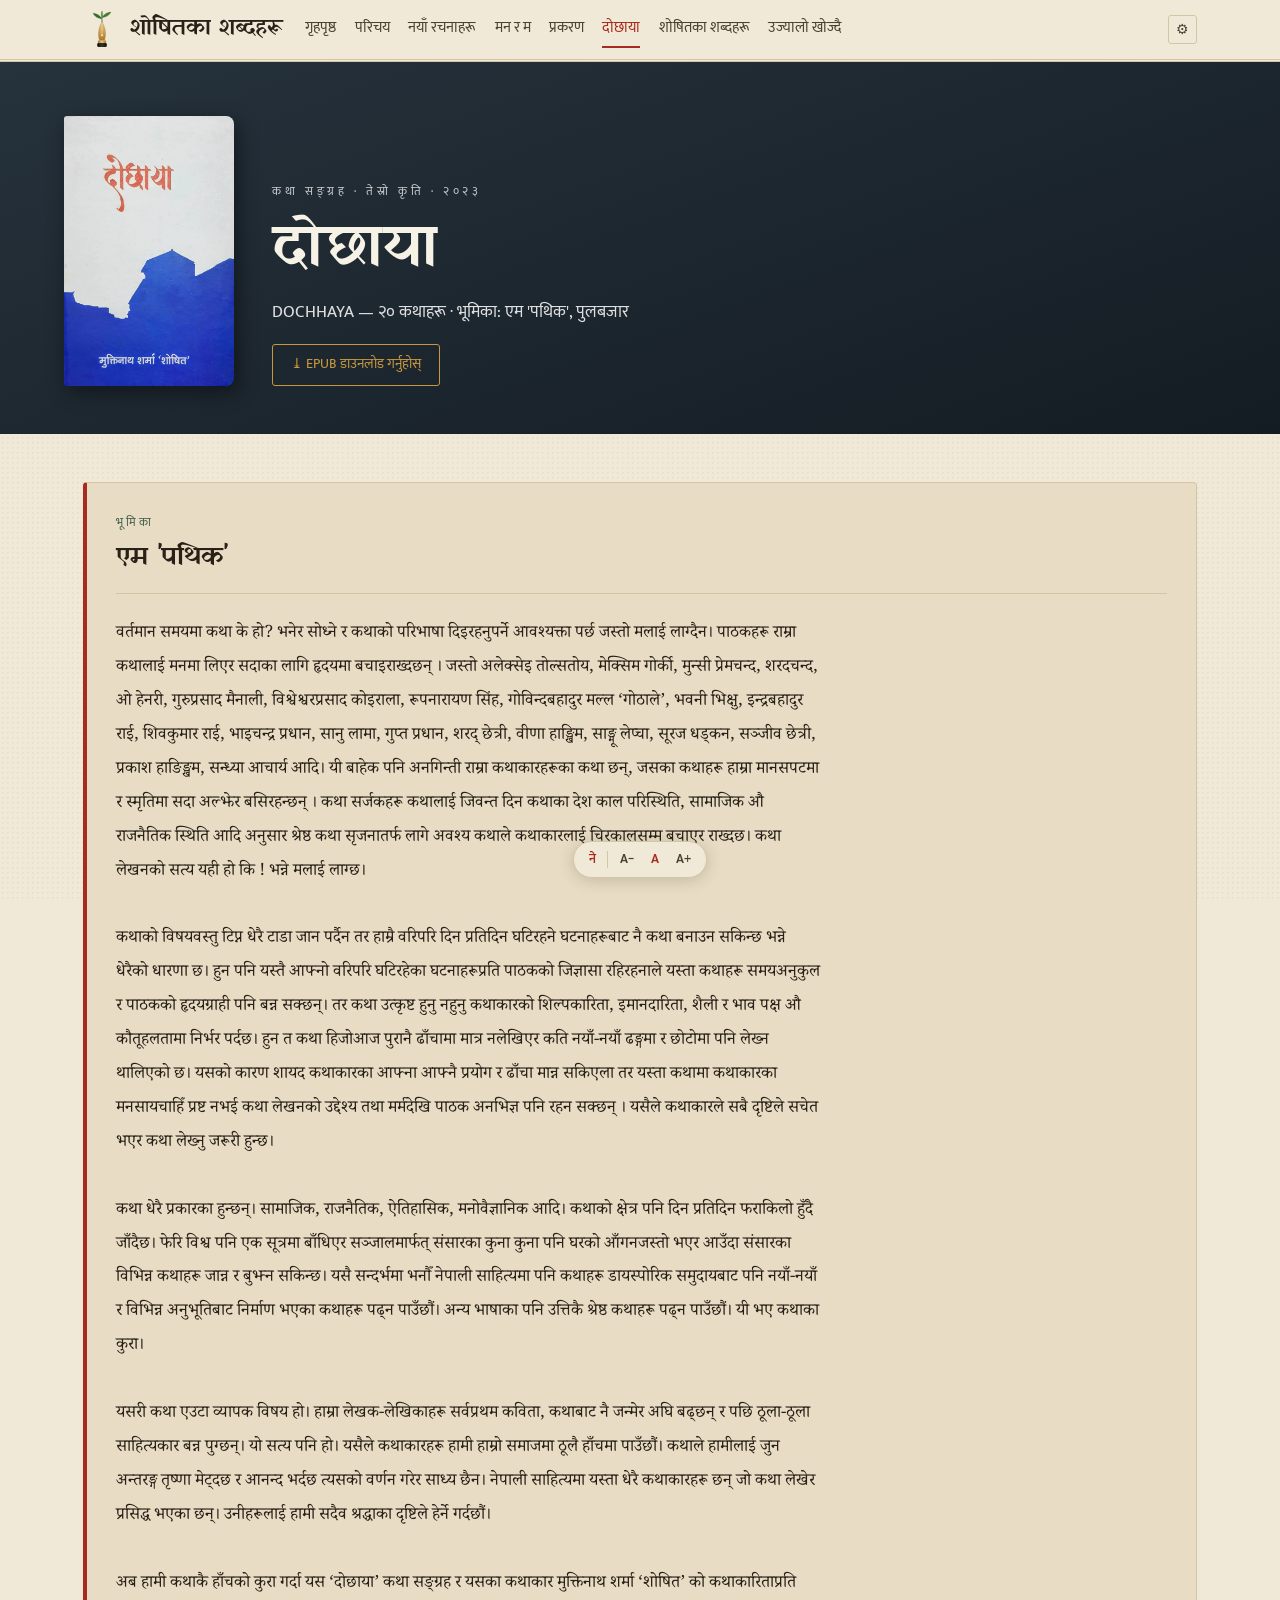
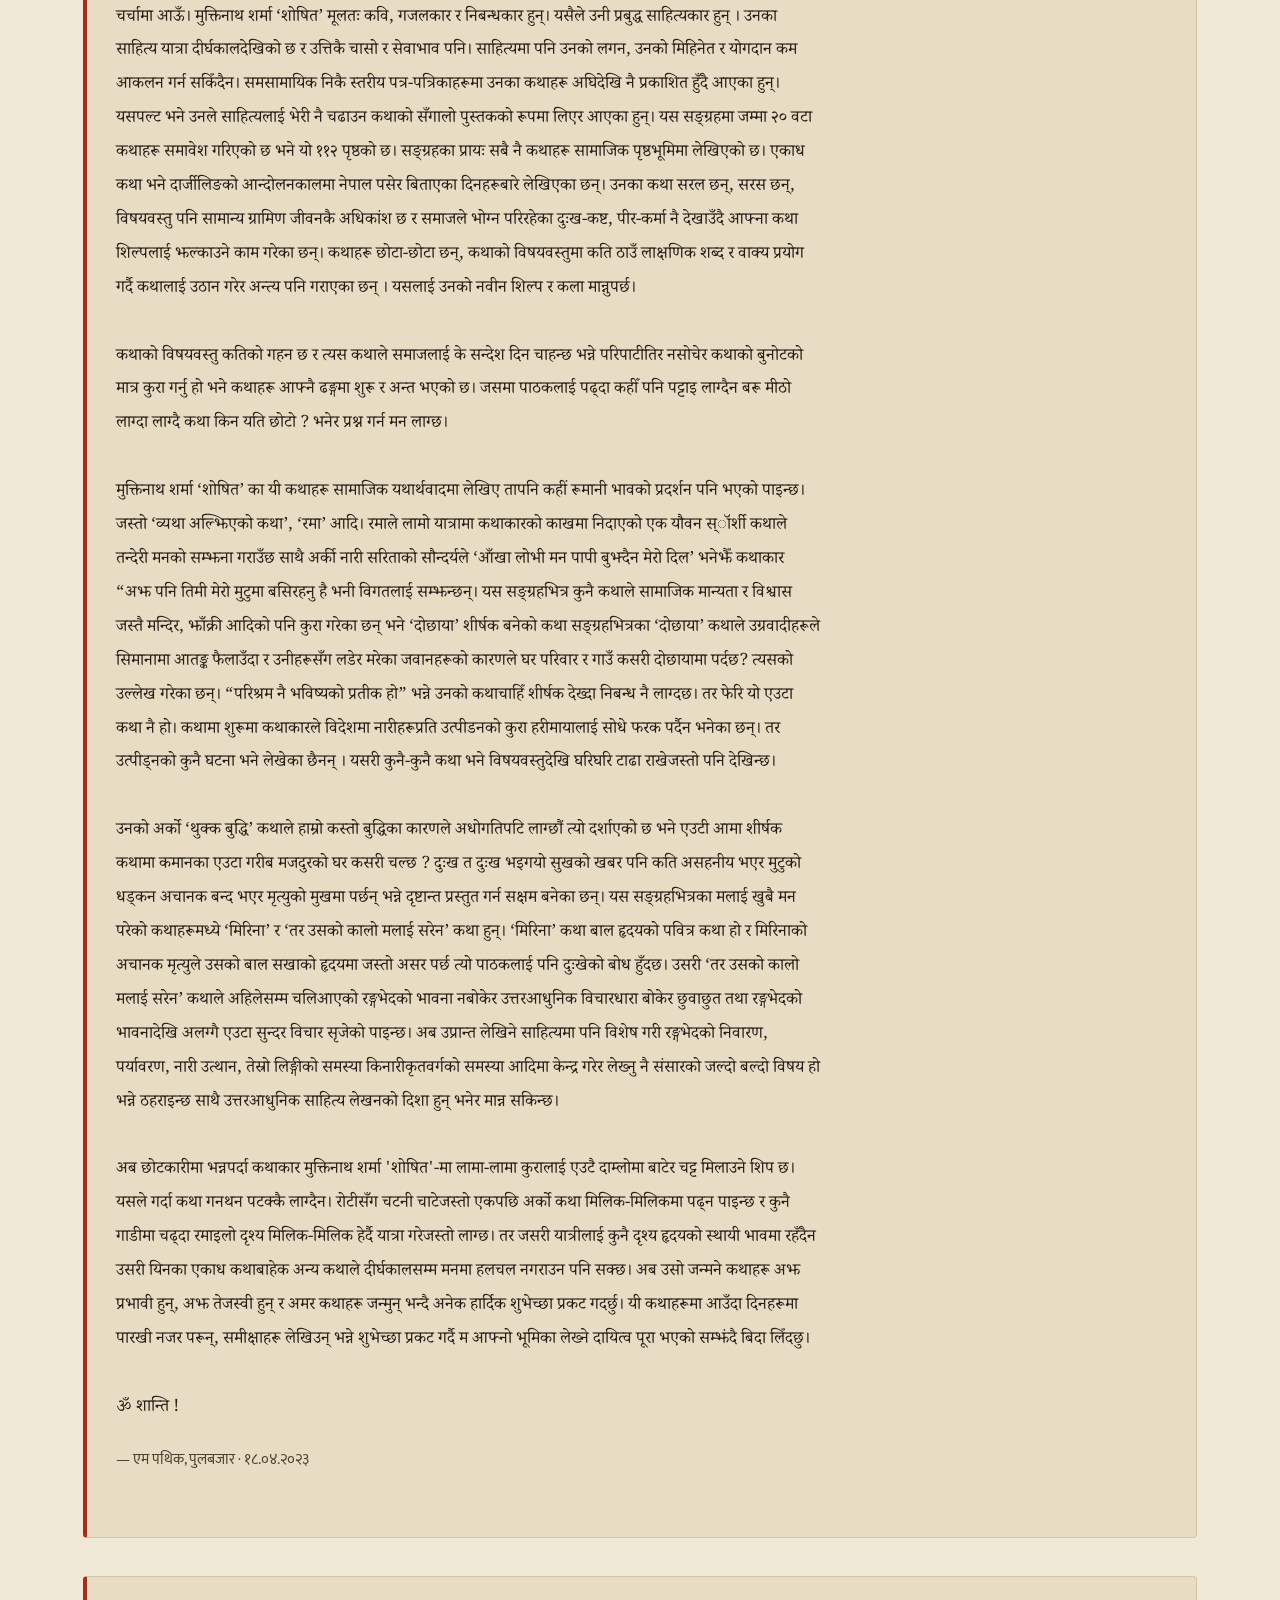
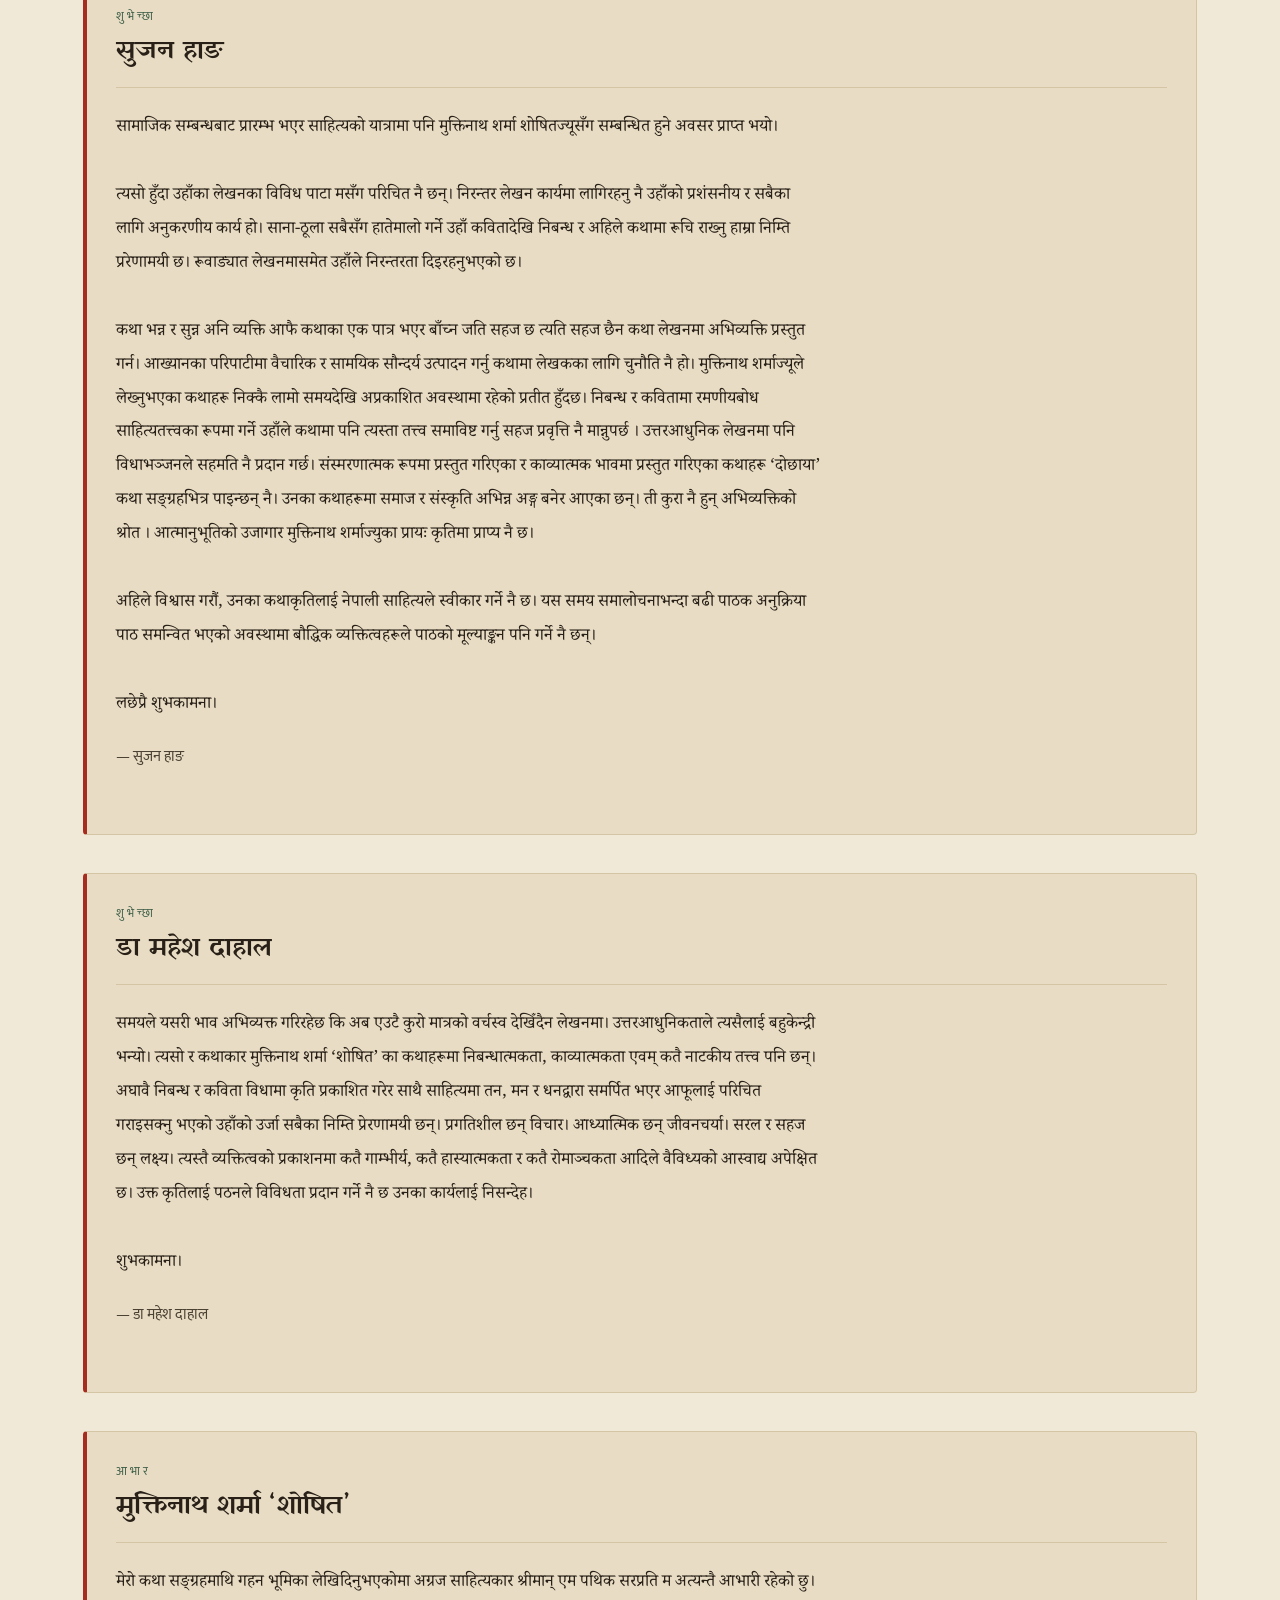
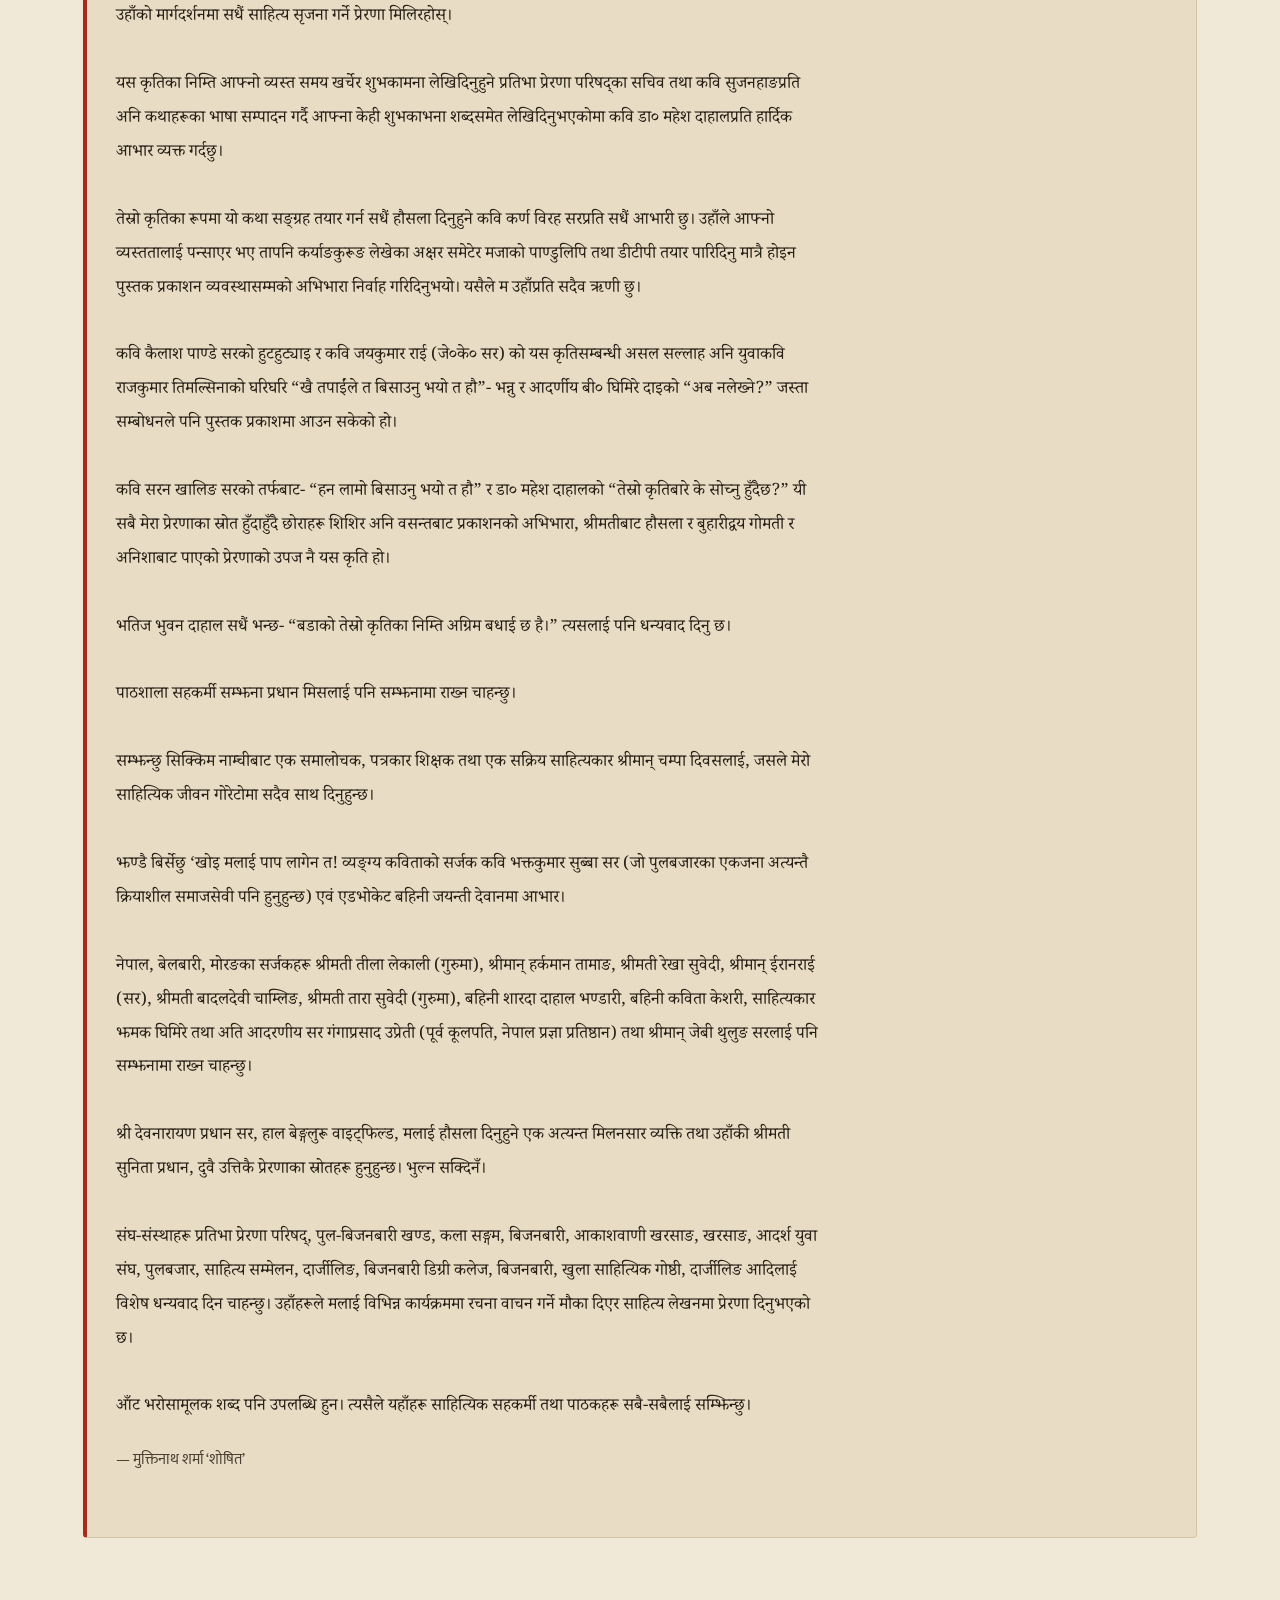
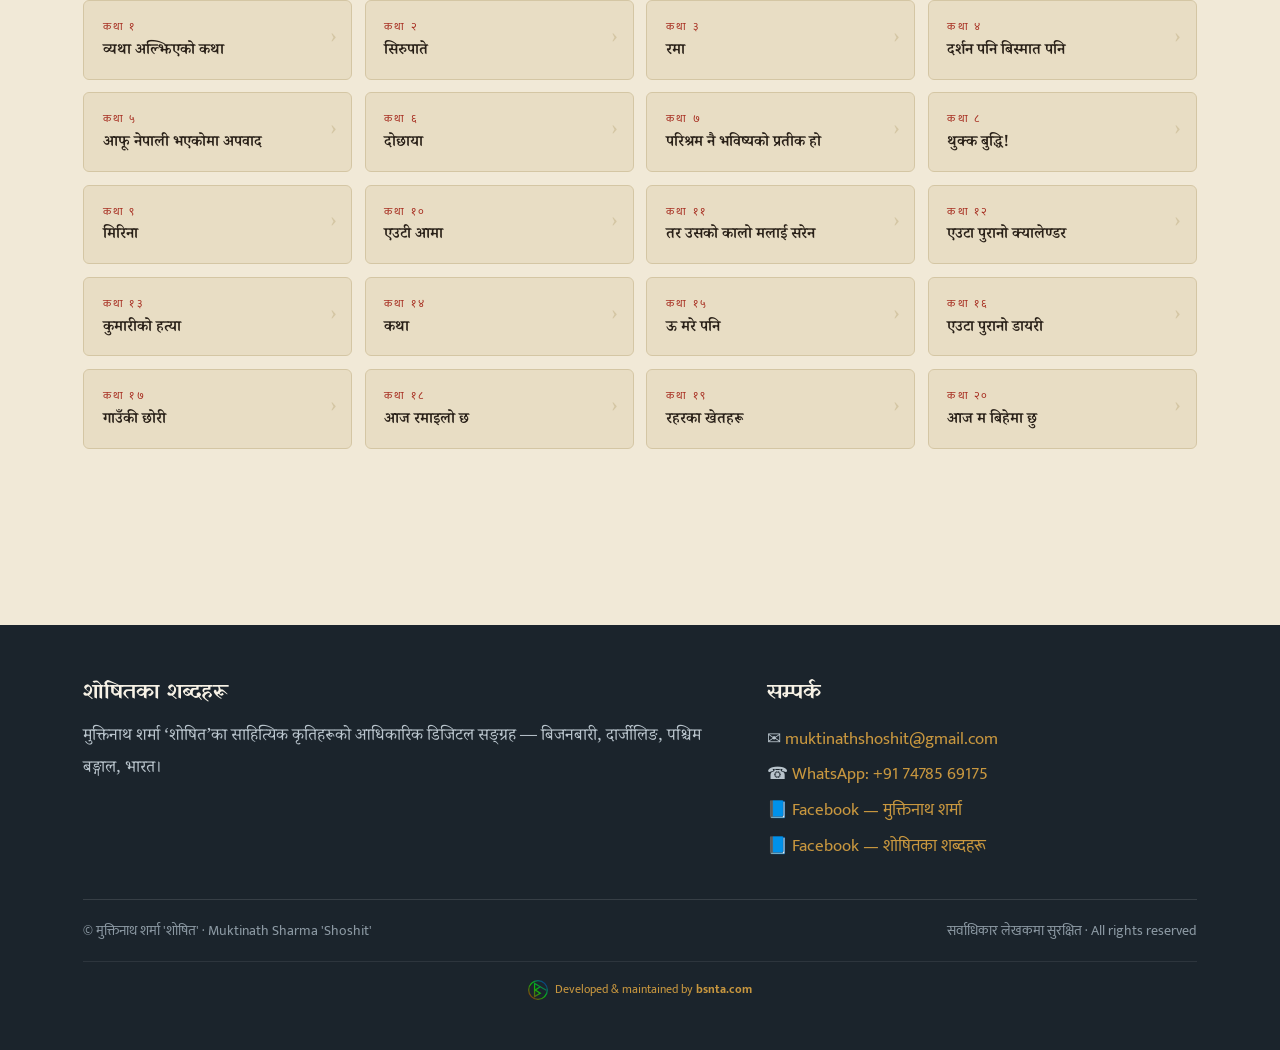
<file: books/dochhaya.html>
<!DOCTYPE html>
<html lang="ne">
<head>
<meta charset="UTF-8">
<meta name="viewport" content="width=device-width, initial-scale=1">
<title>दोछाया — कथा सङ्ग्रह · मुक्तिनाथ शर्मा 'शोषित'</title>
<meta name="description" content="'दोछाया' (२०२३) — मुक्तिनाथ शर्मा 'शोषित'को कथा सङ्ग्रह। २० कथाहरूको पूर्ण पाठ — मिरिना, रमा, सिरुपाते, एउटी आमा र अझ धेरै।">

<!-- Open Graph -->
<meta property="og:type" content="book">
<meta property="og:site_name" content="शोषितका शब्दहरू">
<meta property="og:url" content="https://shoshit.in/books/dochhaya.html">
<meta property="og:title" content="दोछाया — मुक्तिनाथ शर्मा 'शोषित' · कथा सङ्ग्रह २०२३">
<meta property="og:description" content="'दोछाया' (२०२३) — २० कथाहरूको सङ्ग्रह। दार्जीलिङका महिला पात्रहरू, पहाडी जनजीवन र मानवीय सम्बन्धका कथाहरू।">
<meta property="og:image" content="https://shoshit.in/images/covers/dochhaya-cover.jpg">
<meta property="og:image:alt" content="Cover of Dochhaya short story collection by Muktinath Sharma Shoshit">
<meta property="og:locale" content="ne_NP">
<meta property="book:author" content="Muktinath Sharma 'Shoshit'">
<meta property="book:release_date" content="2023">

<!-- Twitter / X Card -->
<meta name="twitter:card" content="summary_large_image">
<meta name="twitter:title" content="दोछाया — Muktinath Sharma 'Shoshit' · 20 Stories (2023)">
<meta name="twitter:description" content="Third published work and story collection (2023) by Muktinath Sharma 'Shoshit' — 20 short stories set in Darjeeling, featuring women, community and human relationships. Full text at shoshit.in">
<meta name="twitter:image" content="https://shoshit.in/images/covers/dochhaya-cover.jpg">

<!-- Canonical -->
<link rel="canonical" href="https://shoshit.in/books/dochhaya.html">

<!-- JSON-LD: Book -->
<script type="application/ld+json">
{
  "@context": "https://schema.org",
  "@type": "Book",
  "name": "दोछाया",
  "alternateName": "Dochhaya",
  "url": "https://shoshit.in/books/dochhaya.html",
  "author": {
    "@type": "Person",
    "@id": "https://shoshit.in/#author",
    "name": "Muktinath Sharma 'Shoshit'"
  },
  "datePublished": "2023",
  "inLanguage": "ne",
  "genre": "Short Stories",
  "description": "Third published work — a collection of 20 short stories set in the Darjeeling hills, exploring women's lives, community bonds and human relationships.",
  "image": "https://shoshit.in/images/covers/dochhaya-cover.jpg"
}
</script>

<link rel="preconnect" href="https://fonts.googleapis.com">
<link rel="preconnect" href="https://fonts.gstatic.com" crossorigin>
<link href="https://fonts.googleapis.com/css2?family=Yatra+One&family=Noto+Serif+Devanagari:wght@400;600&family=Mukta:wght@400;600&display=swap" rel="stylesheet">
<link rel="stylesheet" href="../css/style.css">
<link rel="icon" href="../images/shoshit-logo-badge.svg" type="image/svg+xml">
<!-- Google tag (gtag.js) -->
<script async src="https://www.googletagmanager.com/gtag/js?id=G-NLBF8HPNWE"></script>
<script>
  window.dataLayer = window.dataLayer || [];
  function gtag(){dataLayer.push(arguments);}
  gtag('js', new Date());
  gtag('config', 'G-NLBF8HPNWE');
</script>
</head>
<body>

<div id="read-progress" role="progressbar" aria-label="Reading progress" aria-valuenow="0" aria-valuemin="0" aria-valuemax="100"></div>
<a class="skip-link" href="#main-content">Skip to content</a>

<header class="site-head">
  <div class="wrap">
    <a class="brand" href="../index.html">
      <img src="../images/shoshit-logo.svg" alt="" class="brand-logo logo-light" width="38" height="38"><img src="../images/shoshit-logo-dark.svg" alt="" class="brand-logo logo-dark" width="38" height="38">
      शोषितका शब्दहरू
    </a>
    <button id="nav-toggle" aria-expanded="false" aria-controls="main-nav" aria-label="Navigation menu">
      <svg width="22" height="18" viewBox="0 0 22 18" fill="none" aria-hidden="true">
        <rect y="0" width="22" height="2.5" rx="1.25" fill="currentColor"/>
        <rect y="7.75" width="22" height="2.5" rx="1.25" fill="currentColor"/>
        <rect y="15.5" width="22" height="2.5" rx="1.25" fill="currentColor"/>
      </svg>
    </button>
    <div class="nav-wrap">
    <nav class="site-nav" id="main-nav" aria-label="मुख्य">
      <a href="../index.html" data-ne="गृहपृष्ठ" data-en="Home" data-hi="मुख्य पृष्ठ">गृहपृष्ठ</a>
      <a href="../parichay.html" data-ne="परिचय" data-en="About" data-hi="परिचय">परिचय</a>
      <a href="../rachana.html" data-ne="नयाँ रचनाहरू" data-en="New Works" data-hi="नई रचनाएँ">नयाँ रचनाहरू</a>
      <a href="man-ra-ma.html" data-ne="मन र म" data-en="Man ra Ma" data-hi="मन र मैं">मन र म</a>
      <a href="prakaran.html" data-ne="प्रकरण" data-en="Prakaran" data-hi="प्रकरण">प्रकरण</a>
      <a href="dochhaya.html" aria-current="page" data-ne="दोछाया" data-en="Dochhaya" data-hi="दोछाया">दोछाया</a>
      <a href="shoshitka-shabdaharu.html" data-ne="शोषितका शब्दहरू" data-en="Shoshitka Shabdaharu" data-hi="शोषित के शब्द">शोषितका शब्दहरू</a>
      <a href="ujyalo-khojdai.html" data-ne="उज्यालो खोज्दै" data-en="Ujyalo Khojdai" data-hi="उज्यालो खोज्दै">उज्यालो खोज्दै</a>
    </nav>
    </div>
    <button id="settings-toggle" aria-label="Settings" aria-expanded="false" title="Settings">⚙</button>
  </div>
</header>

<main id="main-content">
  <section class="work-hero t-dochhaya">
    <div class="wrap">
      <div class="hero-cover">
        <img src="../images/covers/dochhaya-cover.jpg" alt="दोछाया — मुक्तिनाथ शर्मा 'शोषित'">
      </div>
      <div class="hero-text">
        <span class="eyebrow" data-ne="कथा सङ्ग्रह · तेस्रो कृति · २०२३" data-en="Story Collection · Third Work · 2023" data-hi="कहानी संग्रह · तीसरी कृति · २०२३">कथा सङ्ग्रह · तेस्रो कृति · २०२३</span>
        <h1 data-ne="दोछाया" data-en="Dochhaya" data-hi="दोछाया">दोछाया</h1>
        <p class="sub" data-ne="DOCHHAYA — २० कथाहरू · भूमिका: एम 'पथिक', पुलबजार" data-en="DOCHHAYA — 20 stories · Foreword: M &#x2018;Pathik&#x2019;, Pulbazar" data-hi="DOCHHAYA — २० कहानियाँ · भूमिका: एम &#x2018;पथिक&#x2019;, पुलबजार">DOCHHAYA — २० कथाहरू · भूमिका: एम 'पथिक', पुलबजार</p>
        <a class="btn hero-dl" href="../epub/dochhaya.epub" download data-ne="⤓ EPUB डाउनलोड गर्नुहोस्" data-en="⤓ Download EPUB" data-hi="⤓ EPUB डाउनलोड करें">⤓ EPUB डाउनलोड गर्नुहोस्</a>
      </div>
    </div>
  </section>

  <div class="reader in-listing">
    <details class="toc-fold" open>
      <summary data-ne="कथा-सूची हेर्नुहोस् (२०)" data-en="Table of Contents (20)" data-hi="सूची देखें (20)">कथा-सूची हेर्नुहोस् (२०)</summary>
      <nav class="toc" aria-label="कथा-सूची">
        <h2>कथा-सूची</h2>
        <ol>
          <li><a href="#k1" data-ne="व्यथा अल्झिएको कथा" data-en="A Story Entangled in Grief" data-hi="दर्द में उलझी कहानी">व्यथा अल्झिएको कथा</a></li>
          <li><a href="#k2" data-ne="सिरुपाते" data-en="Sirupate" data-hi="सिरुपाते">सिरुपाते</a></li>
          <li><a href="#k3" data-ne="रमा" data-en="Rama" data-hi="रमा">रमा</a></li>
          <li><a href="#k4" data-ne="दर्शन पनि बिस्मात पनि" data-en="Darshan and Dismay" data-hi="दर्शन भी, निराशा भी">दर्शन पनि बिस्मात पनि</a></li>
          <li><a href="#k5" data-ne="आफू नेपाली भएकोमा अपवाद" data-en="An Exception to Being Nepali" data-hi="नेपाली होने पर अपवाद">आफू नेपाली भएकोमा अपवाद</a></li>
          <li><a href="#k6" data-ne="दोछाया" data-en="Dochhaya" data-hi="दोछाया">दोछाया</a></li>
          <li><a href="#k7" data-ne="परिश्रम नै भविष्यको प्रतीक हो" data-en="Hard Work Is the Symbol of the Future" data-hi="परिश्रम ही भविष्य का प्रतीक है">परिश्रम नै भविष्यको प्रतीक हो</a></li>
          <li><a href="#k8" data-ne="थुक्क बुद्धि!" data-en="Shame on Such Wit!" data-hi="धिक्कार है ऐसी अक्ल पर!">थुक्क बुद्धि!</a></li>
          <li><a href="#k9" data-ne="मिरिना" data-en="Mirina" data-hi="मिरिना">मिरिना</a></li>
          <li><a href="#k10" data-ne="एउटी आमा" data-en="A Mother" data-hi="एक माँ">एउटी आमा</a></li>
          <li><a href="#k11" data-ne="तर उसको कालो मलाई सरेन" data-en="But Her Darkness Did Not Transfer to Me" data-hi="पर उसका कालापन मुझे न सरा">तर उसको कालो मलाई सरेन</a></li>
          <li><a href="#k12" data-ne="एउटा पुरानो क्यालेण्डर" data-en="An Old Calendar" data-hi="एक पुराना कैलेण्डर">एउटा पुरानो क्यालेण्डर</a></li>
          <li><a href="#k13" data-ne="कुमारीको हत्या" data-en="The Murder of the Virgin" data-hi="कुमारी की हत्या">कुमारीको हत्या</a></li>
          <li><a href="#k14" data-ne="कथा" data-en="A Story" data-hi="एक कहानी">कथा</a></li>
          <li><a href="#k15" data-ne="ऊ मरे पनि" data-en="Even After She Died" data-hi="वो मरी, फिर भी">ऊ मरे पनि</a></li>
          <li><a href="#k16" data-ne="एउटा पुरानो डायरी" data-en="An Old Diary" data-hi="एक पुरानी डायरी">एउटा पुरानो डायरी</a></li>
          <li><a href="#k17" data-ne="गाउँकी छोरी" data-en="Daughter of the Village" data-hi="गाँव की बेटी">गाउँकी छोरी</a></li>
          <li><a href="#k18" data-ne="आज रमाइलो छ" data-en="Today It Is Merry" data-hi="आज रमाइला है">आज रमाइलो छ</a></li>
          <li><a href="#k19" data-ne="रहरका खेतहरू" data-en="Fields of Desire" data-hi="अरमानों के खेत">रहरका खेतहरू</a></li>
          <li><a href="#k20" data-ne="आज म बिहेमा छु" data-en="Today I Am at a Wedding" data-hi="आज मैं शादी में हूँ">आज म बिहेमा छु</a></li>
        </ol>
      </nav>
    </details>

    <div class="works">
      <div class="frontmatter fm-byline">
        <div class="fm-header">
          <span class="fm-type" data-ne="भूमिका" data-en="Foreword" data-hi="भूमिका">भूमिका</span>
          <h3 class="fm-name">एम 'पथिक'</h3>
        </div>
        <div class="trans lang-ne prose-flow">वर्तमान समयमा कथा के हो? भनेर सोध्ने र कथाको परिभाषा दिइरहनुपर्ने आवश्यक्ता पर्छ जस्तो मलाई लाग्दैन। पाठकहरू राम्रा कथालाई मनमा लिएर सदाका लागि हृदयमा बचाइराख्दछन् । जस्तो अलेक्सेइ तोल्सतोय, मेक्सिम गोर्की, मुन्सी प्रेमचन्द, शरदचन्द, ओ हेनरी, गुरुप्रसाद मैनाली, विश्वेश्वरप्रसाद कोइराला, रूपनारायण सिंह, गोविन्दबहादुर मल्ल ‘गोठाले’, भवनी भिक्षु, इन्द्रबहादुर राई, शिवकुमार राई, भाइचन्द्र प्रधान, सानु लामा, गुप्त प्रधान, शरद् छेत्री, वीणा हाङ्खिम, साङ्मू लेप्चा, सूरज धड्कन, सञ्जीव छेत्री, प्रकाश हाङिङ्खम, सन्ध्या आचार्य आदि। यी बाहेक पनि अनगिन्ती राम्रा कथाकारहरूका कथा छन्, जसका कथाहरू हाम्रा मानसपटमा र स्मृतिमा सदा अल्झेर बसिरहन्छन् । कथा सर्जकहरू कथालाई जिवन्त दिन कथाका देश काल परिस्थिति, सामाजिक औ राजनैतिक स्थिति आदि अनुसार श्रेष्ठ कथा सृजनातर्फ लागे अवश्य कथाले कथाकारलाई चिरकालसम्म बचाएर राख्दछ। कथा लेखनको सत्य यही हो कि ! भन्ने मलाई लाग्छ।

कथाको विषयवस्तु टिप्न धेरै टाडा जान पर्दैन तर हाम्रै वरिपरि दिन प्रतिदिन घटिरहने घटनाहरूबाट नै कथा बनाउन सकिन्छ भन्ने धेरैको धारणा छ। हुन पनि यस्तै आफ्नो वरिपरि घटिरहेका घटनाहरूप्रति पाठकको जिज्ञासा रहिरहनाले यस्ता कथाहरू समयअनुकुल र पाठकको हृदयग्राही पनि बन्न सक्छन्। तर कथा उत्कृष्ट हुनु नहुनु कथाकारको शिल्पकारिता, इमानदारिता, शैली र भाव पक्ष औ कौतूहलतामा निर्भर पर्दछ। हुन त कथा हिजोआज पुरानै ढाँचामा मात्र नलेखिएर कति नयाँ-नयाँ ढङ्गमा र छोटोमा पनि लेख्न थालिएको छ। यसको कारण शायद कथाकारका आफ्ना आफ्नै प्रयोग र ढाँचा मान्न सकिएला तर यस्ता कथामा कथाकारका मनसायचाहिँ प्रष्ट नभई कथा लेखनको उद्देश्य तथा मर्मदेखि पाठक अनभिज्ञ पनि रहन सक्छन् । यसैले कथाकारले सबै दृष्टिले सचेत भएर कथा लेख्नु जरूरी हुन्छ।

कथा धेरै प्रकारका हुन्छन्। सामाजिक, राजनैतिक, ऐतिहासिक, मनोवैज्ञानिक आदि। कथाको क्षेत्र पनि दिन प्रतिदिन फराकिलो हुँदै जाँदैछ। फेरि विश्व पनि एक सूत्रमा बाँधिएर सञ्जालमार्फत् संसारका कुना कुना पनि घरको आँगनजस्तो भएर आउँदा संसारका विभिन्न कथाहरू जान्न र बुझ्न सकिन्छ। यसै सन्दर्भमा भनौँ नेपाली साहित्यमा पनि कथाहरू डायस्पोरिक समुदायबाट पनि नयाँ-नयाँ र विभिन्न अनुभूतिबाट निर्माण भएका कथाहरू पढ्न पाउँछौं। अन्य भाषाका पनि उत्तिकै श्रेष्ठ कथाहरू पढ्न पाउँछौं। यी भए कथाका कुरा।

यसरी कथा एउटा व्यापक विषय हो। हाम्रा लेखक-लेखिकाहरू सर्वप्रथम कविता, कथाबाट नै जन्मेर अघि बढ्छन् र पछि ठूला-ठूला साहित्यकार बन्न पुग्छन्। यो सत्य पनि हो। यसैले कथाकारहरू हामी हाम्रो समाजमा ठूलै हाँचमा पाउँछौं। कथाले हामीलाई जुन अन्तरङ्ग तृष्णा मेट्दछ र आनन्द भर्दछ त्यसको वर्णन गरेर साध्य छैन। नेपाली साहित्यमा यस्ता धेरै कथाकारहरू छन् जो कथा लेखेर प्रसिद्ध भएका छन्। उनीहरूलाई हामी सदैव श्रद्धाका दृष्टिले हेर्ने गर्दछौं।

अब हामी कथाकै हाँचको कुरा गर्दा यस ‘दोछाया’ कथा सङ्ग्रह र यसका कथाकार मुक्तिनाथ शर्मा ‘शोषित’ को कथाकारिताप्रति चर्चामा आऊँ। मुक्तिनाथ शर्मा ‘शोषित’ मूलतः कवि, गजलकार र निबन्धकार हुन्। यसैले उनी प्रबुद्ध साहित्यकार हुन् । उनका साहित्य यात्रा दीर्घकालदेखिको छ र उत्तिकै चासो र सेवाभाव पनि। साहित्यमा पनि उनको लगन, उनको मिहिनेत र योगदान कम आकलन गर्न सकिँदैन। समसामायिक निकै स्तरीय पत्र-पत्रिकाहरूमा उनका कथाहरू अघिदेखि नै प्रकाशित हुँदै आएका हुन्। यसपल्ट भने उनले साहित्यलाई भेरी नै चढाउन कथाको सँगालो पुस्तकको रूपमा लिएर आएका हुन्। यस सङ्ग्रहमा जम्मा २० वटा कथाहरू समावेश गरिएको छ भने यो ११२ पृष्ठको छ। सङ्ग्रहका प्रायः सबै नै कथाहरू सामाजिक पृष्ठभूमिमा लेखिएको छ। एकाध कथा भने दार्जीलिङको आन्दोलनकालमा नेपाल पसेर बिताएका दिनहरूबारे लेखिएका छन्। उनका कथा सरल छन्, सरस छन्, विषयवस्तु पनि सामान्य ग्रामिण जीवनकै अधिकांश छ र समाजले भोग्न परिरहेका दुःख-कष्ट, पीर-कर्मा नै देखाउँदै आफ्ना कथा शिल्पलाई झल्काउने काम गरेका छन्। कथाहरू छोटा-छोटा छन्, कथाको विषयवस्तुमा कति ठाउँ लाक्षणिक शब्द र वाक्य प्रयोग गर्दै कथालाई उठान गरेर अन्त्य पनि गराएका छन् । यसलाई उनको नवीन शिल्प र कला मान्नुपर्छ।

कथाको विषयवस्तु कतिको गहन छ र त्यस कथाले समाजलाई के सन्देश दिन चाहन्छ भन्ने परिपाटीतिर नसोचेर कथाको बुनोटको मात्र कुरा गर्नु हो भने कथाहरू आफ्नै ढङ्गमा शुरू र अन्त भएको छ। जसमा पाठकलाई पढ्दा कहीँ पनि पट्टाइ लाग्दैन बरू मीठो लाग्दा लाग्दै कथा किन यति छोटो ? भनेर प्रश्न गर्न मन लाग्छ।

मुक्तिनाथ शर्मा ‘शोषित’ का यी कथाहरू सामाजिक यथार्थवादमा लेखिए तापनि कहीं रूमानी भावको प्रदर्शन पनि भएको पाइन्छ। जस्तो ‘व्यथा अल्झिएको कथा’, ‘रमा’ आदि। रमाले लामो यात्रामा कथाकारको काखमा निदाएको एक यौवन स्ॉर्शी कथाले तन्देरी मनको सम्झना गराउँछ साथै अर्की नारी सरिताको सौन्दर्यले ‘आँखा लोभी मन पापी बुझ्दैन मेरो दिल’ भनेझैँ कथाकार “अझ पनि तिमी मेरो मुटुमा बसिरहनु है भनी विगतलाई सम्झन्छन्। यस सङ्ग्रहभित्र कुनै कथाले सामाजिक मान्यता र विश्वास जस्तै मन्दिर, झाँक्री आदिको पनि कुरा गरेका छन् भने ‘दोछाया’ शीर्षक बनेको कथा सङ्ग्रहभित्रका ‘दोछाया’ कथाले उग्रवादीहरूले सिमानामा आतङ्क फैलाउँदा र उनीहरूसँग लडेर मरेका जवानहरूको कारणले घर परिवार र गाउँ कसरी दोछायामा पर्दछ? त्यसको उल्लेख गरेका छन्। “परिश्रम नै भविष्यको प्रतीक हो” भन्ने उनको कथाचाहिँ शीर्षक देख्दा निबन्ध नै लाग्दछ। तर फेरि यो एउटा कथा नै हो। कथामा शुरूमा कथाकारले विदेशमा नारीहरूप्रति उत्पीडनको कुरा हरीमायालाई सोधे फरक पर्दैन भनेका छन्। तर उत्पीड्नको कुनै घटना भने लेखेका छैनन् । यसरी कुनै-कुनै कथा भने विषयवस्तुदेखि घरिघरि टाढा राखेजस्तो पनि देखिन्छ।

उनको अर्को ‘थुक्क बुद्धि’ कथाले हाम्रो कस्तो बुद्धिका कारणले अधोगतिपटि लाग्छौं त्यो दर्शाएको छ भने एउटी आमा शीर्षक कथामा कमानका एउटा गरीब मजदुरको घर कसरी चल्छ ? दुःख त दुःख भइगयो सुखको खबर पनि कति असहनीय भएर मुटुको धड्कन अचानक बन्द भएर मृत्युको मुखमा पर्छन् भन्ने दृष्टान्त प्रस्तुत गर्न सक्षम बनेका छन्। यस सङ्ग्रहभित्रका मलाई खुबै मन परेको कथाहरूमध्ये ‘मिरिना’ र ‘तर उसको कालो मलाई सरेन’ कथा हुन्। ‘मिरिना’ कथा बाल हृदयको पवित्र कथा हो र मिरिनाको अचानक मृत्युले उसको बाल सखाको हृदयमा जस्तो असर पर्छ त्यो पाठकलाई पनि दुःखेको बोध हुँदछ। उसरी ‘तर उसको कालो मलाई सरेन’ कथाले अहिलेसम्म चलिआएको रङ्गभेदको भावना नबोकेर उत्तरआधुनिक विचारधारा बोकेर छुवाछुत तथा रङ्गभेदको भावनादेखि अलग्गै एउटा सुन्दर विचार सृजेको पाइन्छ। अब उप्रान्त लेखिने साहित्यमा पनि विशेष गरी रङ्गभेदको निवारण, पर्यावरण, नारी उत्थान, तेस्रो लिङ्गीको समस्या किनारीकृतवर्गको समस्या आदिमा केन्द्र गरेर लेख्नु नै संसारको जल्दो बल्दो विषय हो भन्ने ठहराइन्छ साथै उत्तरआधुनिक साहित्य लेखनको दिशा हुन् भनेर मान्न सकिन्छ।

अब छोटकारीमा भन्नपर्दा कथाकार मुक्तिनाथ शर्मा 'शोषित'-मा लामा-लामा कुरालाई एउटै दाम्लोमा बाटेर चट्ट मिलाउने शिप छ। यसले गर्दा कथा गनथन पटक्कै लाग्दैन। रोटीसँग चटनी चाटेजस्तो एकपछि अर्को कथा मिलिक-मिलिकमा पढ्न पाइन्छ र कुनै गाडीमा चढ्दा रमाइलो दृश्य मिलिक-मिलिक हेर्दै यात्रा गरेजस्तो लाग्छ। तर जसरी यात्रीलाई कुनै दृश्य हृदयको स्थायी भावमा रहँदैन उसरी यिनका एकाध कथाबाहेक अन्य कथाले दीर्घकालसम्म मनमा हलचल नगराउन पनि सक्छ। अब उसो जन्मने कथाहरू अझ प्रभावी हुन्, अझ तेजस्वी हुन् र अमर कथाहरू जन्मुन् भन्दै अनेक हार्दिक शुभेच्छा प्रकट गदर्छु। यी कथाहरूमा आउँदा दिनहरूमा पारखी नजर परून्, समीक्षाहरू लेखिउन् भन्ने शुभेच्छा प्रकट गर्दै म आफ्नो भूमिका लेख्ने दायित्व पूरा भएको सम्झंदै बिदा लिँदछु।

ॐ शान्ति !
          <p class="sig">— एम पथिक, पुलबजार · १८.०४.२०२३</p>
        </div>
        <div class="trans lang-en prose-flow" lang="en" hidden>
          <p>What is a story in the present time? I do not feel there is a need to ask and define the short story. Good readers carry fine stories in their hearts and keep them there forever — writers like Alexei Tolstoy, Maxim Gorky, Munshi Premchand, Sharatchandra, O. Henry, Guruprasad Mainali, Bishweshwarprasad Koirala, Roopnarayan Singh, Govindabahadur Malla 'Gothale', Bhavani Bhikshu, Indrabahadur Rai, Shivkumar Rai, Bhaichandra Pradhan, Sanu Lama, Gupta Pradhan, Sharad Chhetri, Bina Hangkhim, Sangmu Lepcha, Suraj Dhadkan, Sanjeev Chhetri, Prakash Hangingkhim, Sandhya Acharya, and many more. Beyond these, countless fine story-writers' tales linger in our minds and memory. When story-writers devote themselves to creating excellent stories in keeping with the time, place, social and political context of life, the story will keep the writer alive for all eternity. That, I believe, is the truth of storytelling.</p>
          <p>It is widely held that you need not go far to find subject matter for a story — the events unfolding around us every day are enough. Because readers remain curious about happenings in their own surroundings, such stories can be both timely and heart-touching. Whether a story excels or not depends on the writer's craftsmanship, honesty, style, emotional depth, and sense of curiosity. Stories today are no longer written only in old moulds; some are being written in entirely new, shorter forms. That may be each writer's own experiment and style, but in such stories the writer's intent can remain unclear and readers may be left unaware of the story's purpose and essence. Hence, it is essential that writers compose stories with full awareness in every respect.</p>
          <p>Stories come in many kinds: social, political, historical, psychological, and more. The field of the story expands day by day. And as the world is linked in one network, every corner of the globe feels like one's own courtyard — we can know and understand stories from all over the world. In this context, Nepali literature too receives stories from diaspora communities built from fresh and varied experiences. We can read equally outstanding stories in other languages as well.</p>
          <p>Thus the short story is a vast subject. Our writers and poets are born first through poetry and the short story, and later become great literary figures — that too is true. So we encounter storytellers in great numbers in our society. The inner thirst a story quenches and the joy it fills cannot be described in words. In Nepali literature there are many such writers who have become famous through their stories, and we always regard them with reverence.</p>
          <p>Now, speaking of the story form itself, let us turn to the story collection <em>Dochhaya</em> and the storytelling of its author Muktinath Sharma 'Shoshit'. Muktinath Sharma 'Shoshit' is primarily a poet, ghazal-writer, and essayist, making him an accomplished literary figure. His literary journey is long, and his dedication and spirit of service equally so. His diligence, effort, and contribution to literature are not to be underestimated. His stories have been published in many leading periodicals for some time now. This time he has brought a gathered volume of stories as a true offering to literature. The collection contains a total of twenty stories across 112 pages. Nearly all the stories are written on a social backdrop; a few deal with days spent in Nepal during the Darjeeling agitation period. His stories are simple, graceful, and mostly about the lives of ordinary rural people, depicting the sorrows, hardships, pains, and struggles that society endures, while also reflecting his storytelling craft. The stories are short; at places he employs figurative words and sentences to lift the narrative to its close. This must be counted as his fresh craft and art.</p>
          <p>If we speak only of the structure of these stories rather than how profound their subject matter is or what message they wish to give society, the stories begin and end in their own way. While reading, nowhere does one feel wearied — on the contrary, one is left wishing: "Why is the story so short?"</p>
          <p>Muktinath Sharma 'Shoshit's stories, though written in social realism, sometimes also display a romantic sensibility — as in <em>Vyatha Aljhieko Katha</em> and <em>Rama</em>. In <em>Rama</em>, a young woman's falling asleep on the narrator's lap on a long journey evokes the memory of tender feeling, and in another story the beauty of Sarita makes the narrator think: "Even now, stay in my heart." Some stories speak of social customs and beliefs like temples and shamans. The title story <em>Dochhaya</em> portrays how a family and village fall into a double-shadow when militants spread terror on the border and soldiers who fought them are killed. His story "Hard work is the symbol of the future" seems like an essay from its title, yet is a story. In a few stories he appears to wander from the subject matter.</p>
          <p>His story <em>Thukka Buddhi</em> shows how our own poor reasoning leads us toward decline, while <em>Euta Aama</em> presents a portrait of how a poor labourer's household runs, and how even good news, unbearably sudden, can stop a heart and bring death. Among the stories I liked best in this collection are <em>Mirina</em> and <em>Tara Usko Kalo Malai Sarena</em>. <em>Mirina</em> is a pure story of a child's heart — the sudden death of Mirina and its effect on her childhood companion is felt by the reader too. And <em>Tara Usko Kalo Malai Sarena</em>, without carrying the feeling of discrimination based on skin colour that has persisted until now, instead creates a beautiful thought free from untouchability and colourism, carrying a post-modern worldview. It is held that literature to come should focus especially on ending racism, on ecology, women's empowerment, the problems of the third gender, and the problems of the marginalized — these are the burning issues of the world and the direction of post-modern literary writing.</p>
          <p>In brief, storyteller Muktinath Sharma 'Shoshit' has the skill to weave long matters into a single thread and fit them neatly together — so the stories never feel tedious. Like eating chutney with roti, one reads story after story in quick succession; it feels like travelling in a vehicle and glimpsing beautiful scenery in a flash. But just as no single scene permanently lodges in a traveller's heart, a few stories in this collection too may not stir the mind for long. Let the stories born henceforth be more powerful, more radiant, and let immortal stories be born — with this hearty wish I express my best wishes. May discerning eyes fall on these stories in the days to come; may reviews be written — with this wish, I consider my duty to write the foreword fulfilled.</p>
          <p>Om Shanti!</p>
          <p class="sig">— M Pathik, Pulbazar · 18.04.2023</p>
        </div>
        <div class="trans lang-hi prose-flow" lang="hi" hidden>
          <p>वर्तमान समय में कहानी क्या है? यह पूछने और कहानी की परिभाषा देते रहने की आवश्यकता मुझे नहीं लगती। पाठक अच्छी कहानियों को मन में लेकर सदा के लिए हृदय में बचाए रखते हैं — जैसे अलेक्सेई तोल्स्तोय, मेक्सिम गोर्की, मुंशी प्रेमचंद, शरतचंद्र, ओ. हेनरी, गुरुप्रसाद मैनाली, विश्वेश्वरप्रसाद कोइराला, रूपनारायण सिंह, गोविंदबहादुर मल्ल 'गोठाले', भवानी भिक्षु, इंद्रबहादुर राई, शिवकुमार राई, भाइचंद्र प्रधान, सानु लामा, गुप्त प्रधान, शरद् छेत्री, वीणा हाङ्खिम, साङ्मू लेप्चा, सूरज धड़कन, संजीव छेत्री, प्रकाश हाङिङ्खम, संध्या आचार्य आदि। इनके अलावा भी अनगिनत अच्छे कहानीकारों की कहानियाँ हैं जो हमारे मन-पटल और स्मृति में सदा अटकी रहती हैं। कहानी-सर्जकों के जीवन, समय, परिस्थिति और सामाजिक-राजनीतिक स्थिति के अनुसार श्रेष्ठ कहानी सृजन की ओर लगे रहें तो कहानी कहानीकार को चिरकाल तक जीवित रखती है। यही कहानी-लेखन का सत्य है, ऐसा मुझे लगता है।</p>
          <p>कहानी का विषय-वस्तु ढूँढने के लिए बहुत दूर जाने की जरूरत नहीं, बल्कि हमारे आसपास रोज़ घटने वाली घटनाओं से ही कहानी बनाई जा सकती है — ऐसी धारणा अनेक लोगों की है। ऐसी कहानियाँ समयानुकूल और हृदयग्राही भी बन सकती हैं। लेकिन कहानी उत्कृष्ट हो या न हो, यह कहानीकार की कारीगरी, ईमानदारी, शैली, भाव-पक्ष और जिज्ञासा पर निर्भर करता है। आजकल कहानियाँ पुराने ढाँचे में ही नहीं, नए-नए तरीकों और संक्षिप्त रूपों में भी लिखी जाने लगी हैं। इसके पीछे शायद कहानीकार के अपने प्रयोग और ढाँचे हों, किंतु ऐसी कहानियों में कहानीकार का आशय स्पष्ट न हो तो पाठक कहानी के उद्देश्य और मर्म से अनभिज्ञ रह सकते हैं। इसलिए कहानीकार का सभी दृष्टियों से सचेत होकर लिखना ज़रूरी है।</p>
          <p>कहानियाँ कई प्रकार की होती हैं — सामाजिक, राजनीतिक, ऐतिहासिक, मनोवैज्ञानिक आदि। कहानी का क्षेत्र भी दिन-प्रतिदिन विस्तृत होता जा रहा है। साथ ही विश्व एक सूत्र में बंधकर नेटवर्क के माध्यम से दुनिया के कोने-कोने को घर के आँगन जैसा बना देता है — हम दुनिया की विविध कहानियाँ जान और समझ सकते हैं। इसी संदर्भ में नेपाली साहित्य में भी डायस्पोरिक समुदाय से नई-नई और विभिन्न अनुभूतियों से निर्मित कहानियाँ पढ़ने को मिलती हैं।</p>
          <p>इस प्रकार कहानी एक व्यापक विषय है। हमारे लेखक-लेखिकाएँ सर्वप्रथम कविता और कहानी से ही जन्म लेकर आगे बढ़ते हैं और बाद में बड़े साहित्यकार बन जाते हैं — यह भी सत्य है। इसलिए हमारे समाज में कहानीकार बड़ी संख्या में मिलते हैं। कहानी जो भीतरी तृष्णा मिटाती है और आनंद भरती है, उसका वर्णन शब्दों में नहीं हो सकता।</p>
          <p>अब कहानीकार मुक्तिनाथ शर्मा 'शोषित' की कहानी-कला और इस 'दोछाया' कथा संग्रह की चर्चा करें। मुक्तिनाथ शर्मा 'शोषित' मूलतः कवि, ग़ज़लकार और निबंधकार हैं, इसलिए वे एक प्रबुद्ध साहित्यकार हैं। उनकी साहित्य-यात्रा दीर्घकालीन है और उतनी ही लगन और सेवा-भावना भी। उनकी कहानियाँ अनेक स्तरीय पत्र-पत्रिकाओं में पहले से प्रकाशित होती रही हैं। इस बार वे साहित्य को कथा-संग्रह के रूप में एक पुस्तक भेंट करके आए हैं। इस संग्रह में कुल 20 कहानियाँ हैं और यह 112 पृष्ठों का है। संग्रह की लगभग सभी कहानियाँ सामाजिक पृष्ठभूमि पर लिखी गई हैं। एक-दो कहानियाँ दार्जिलिंग आंदोलन के दौरान नेपाल में बिताए गए दिनों के बारे में हैं। उनकी कहानियाँ सरल हैं, सरस हैं, और विषय-वस्तु अधिकांशतः ग्रामीण जीवन की है — समाज के दुःख-कष्ट, पीड़ा को दर्शाते हुए अपनी कहानी-कला को चमकाने का काम किया गया है।</p>
          <p>संक्षेप में कहना हो तो कहानीकार मुक्तिनाथ शर्मा 'शोषित' में लंबी-लंबी बातों को एक ही धागे में गूँथकर सटीक बना देने की कला है। इससे कहानियाँ बिल्कुल भारी नहीं लगतीं। रोटी के साथ चटनी चखने जैसे एक के बाद एक कहानी मज़े से पढ़ी जाती है। आगे जन्म लेने वाली कहानियाँ और अधिक प्रभावशाली हों, और अधिक तेजस्वी हों — यही हार्दिक शुभकामनाएँ।</p>
          <p>ॐ शांति!</p>
          <p class="sig">— एम पथिक, पुलबजार · १८.०४.२०२३</p>
        </div>
      </div>

      <div class="frontmatter fm-byline">
        <div class="fm-header">
          <span class="fm-type" data-ne="शुभेच्छा" data-en="Good Wishes" data-hi="शुभकामनाएँ">शुभेच्छा</span>
          <h3 class="fm-name">सुजन हाङ</h3>
        </div>
        <div class="trans lang-ne prose-flow">सामाजिक सम्बन्धबाट प्रारम्भ भएर साहित्यको यात्रामा पनि मुक्तिनाथ शर्मा शोषितज्यूसँग सम्बन्धित हुने अवसर प्राप्त भयो।

त्यसो हुँदा उहाँका लेखनका विविध पाटा मसँग परिचित नै छन्। निरन्तर लेखन कार्यमा लागिरहनु नै उहाँको प्रशंसनीय र सबैका लागि अनुकरणीय कार्य हो। साना-ठूला सबैसँग हातेमालो गर्ने उहाँ कवितादेखि निबन्ध र अहिले कथामा रूचि राख्नु हाम्रा निम्ति प्ररेणामयी छ। रूवाड्यात लेखनमासमेत उहाँले निरन्तरता दिइरहनुभएको छ।

कथा भन्न र सुन्न अनि व्यक्ति आफै कथाका एक पात्र भएर बाँच्न जति सहज छ त्यति सहज छैन कथा लेखनमा अभिव्यक्ति प्रस्तुत गर्न। आख्यानका परिपाटीमा वैचारिक र सामयिक सौन्दर्य उत्पादन गर्नु कथामा लेखकका लागि चुनौति नै हो। मुक्तिनाथ शर्माज्यूले लेख्नुभएका कथाहरू निक्कै लामो समयदेखि अप्रकाशित अवस्थामा रहेको प्रतीत हुँदछ। निबन्ध र कवितामा रमणीयबोध साहित्यतत्त्वका रूपमा गर्ने उहाँले कथामा पनि त्यस्ता तत्त्व समाविष्ट गर्नु सहज प्रवृत्ति नै मान्नुपर्छ । उत्तरआधुनिक लेखनमा पनि विधाभञ्जनले सहमति नै प्रदान गर्छ। संस्मरणात्मक रूपमा प्रस्तुत गरिएका र काव्यात्मक भावमा प्रस्तुत गरिएका कथाहरू ‘दोछाया’ कथा सङ्ग्रहभित्र पाइन्छन् नै। उनका कथाहरूमा समाज र संस्कृति अभिन्न अङ्ग बनेर आएका छन्। ती कुरा नै हुन् अभिव्यक्तिको श्रोत । आत्मानुभूतिको उजागार मुक्तिनाथ शर्माज्युका प्रायः कृतिमा प्राप्य नै छ।

अहिले विश्वास गरौं, उनका कथाकृतिलाई नेपाली साहित्यले स्वीकार गर्ने नै छ। यस समय समालोचनाभन्दा बढी पाठक अनुक्रिया पाठ समन्वित भएको अवस्थामा बौद्धिक व्यक्तित्वहरूले पाठको मूल्याङ्कन पनि गर्ने नै छन्।

लछेप्रै शुभकामना।
          <p class="sig">— सुजन हाङ</p>
        </div>
        <div class="trans lang-en prose-flow" lang="en" hidden>
          <p>Beginning through social connection, I had the opportunity to become acquainted with Muktinath Sharma Shoshit on the journey of literature as well.</p>
          <p>Being familiar with the many facets of his writing, I find his unceasing dedication to the craft praiseworthy and exemplary for all. He extends his hand to people great and small, and his interest spanning from poetry to essays and now to fiction is an inspiration for us. He has also maintained a continuous presence in writing rubaiyats.</p>
          <p>Telling and hearing a story, and even living as a character in one’s own story, may come naturally — but presenting expression in story-writing is not so easy. Generating intellectual and contemporary beauty within the narrative form is a genuine challenge for the writer. It seems the stories written by Muktinath Sharma have remained unpublished for quite a long time. That he, who perceives the aesthetic quality of literature in essay and poetry, would also incorporate such elements into fiction must be considered his natural inclination. Post-modern writing too endorses genre-crossing. Mnemonic and poetic stories are indeed found within the <em>Dochhaya</em> collection. Society and culture have come as inseparable parts of his stories — those very things are the source of expression. The revelation of personal feeling is found in nearly all of Muktinath Sharma’s works.</p>
          <p>Let us now trust: Nepali literature will accept his story-work. In a time when reader-response outweighs critical writing, intellectual personalities will also evaluate his work.</p>
          <p>Heartfelt best wishes.</p>
          <p class="sig">— Sujan Hang</p>
        </div>
        <div class="trans lang-hi prose-flow" lang="hi" hidden>
          <p>सामाजिक संबंध से आरंभ होकर साहित्य की यात्रा में भी मुक्तिनाथ शर्मा शोषितजी से जुड़ने का अवसर मिला।</p>
          <p>उनके लेखन के विविध पहलुओं से मैं परिचित हूँ। निरंतर लेखन-कार्य में लगे रहना उनका प्रशंसनीय और अनुकरणीय कार्य है। छोटे-बड़े सभी से हाथ मिलाने वाले उनका कविता से निबंध और अब कहानी में रुचि रखना हमारे लिए प्रेरणादायी है। रुबाई लेखन में भी वे निरंतर सक्रिय हैं।</p>
          <p>कहानी कहना और सुनना, और स्वयं कहानी के एक पात्र की तरह जीना जितना सहज है, उतना सहज नहीं है कहानी-लेखन में अभिव्यक्ति प्रस्तुत करना। आख्यान की परंपरा में वैचारिक और समसामयिक सौंदर्य उत्पन्न करना लेखक के लिए चुनौती है। निबंध और कविता में सौंदर्यबोध करने वाले मुक्तिनाथ शर्माजी का कहानी में भी ऐसे तत्त्व समाविष्ट करना स्वाभाविक प्रवृत्ति माननी होगी। उत्तरआधुनिक लेखन में भी विधा-भंजन को सहमति मिलती है। संस्मरणात्मक और काव्यात्मक रूप में प्रस्तुत की गई कहानियाँ ‘दोछाया’ संग्रह में मिलती हैं। उनकी कहानियों में समाज और संस्कृति अभिन्न अंग बनकर आए हैं — वही हैं अभिव्यक्ति के स्रोत। आत्मानुभूति का प्रकाशन मुक्तिनाथ शर्माजी की अधिकांश कृतियों में उपलब्ध है।</p>
          <p>अभी विश्वास करें, उनकी कहानी-कृति को नेपाली साहित्य अवश्य स्वीकार करेगा। इस समय जब समालोचना से अधिक पाठक-प्रतिक्रिया को महत्त्व मिल रहा है, बौद्धिक व्यक्तित्व भी उनके काम का मूल्यांकन करेंगे।</p>
          <p>हार्दिक शुभकामनाएँ।</p>
          <p class="sig">— सुजन हाङ</p>
        </div>
      </div>

      <div class="frontmatter fm-byline">
        <div class="fm-header">
          <span class="fm-type" data-ne="शुभेच्छा" data-en="Good Wishes" data-hi="शुभकामनाएँ">शुभेच्छा</span>
          <h3 class="fm-name">डा महेश दाहाल</h3>
        </div>
        <div class="trans lang-ne prose-flow">समयले यसरी भाव अभिव्यक्त गरिरहेछ कि अब एउटै कुरो मात्रको वर्चस्व देखिँदैन लेखनमा। उत्तरआधुनिकताले त्यसैलाई बहुकेन्द्री भन्यो। त्यसो र कथाकार मुक्तिनाथ शर्मा ‘शोषित’ का कथाहरूमा निबन्धात्मकता, काव्यात्मकता एवम् कतै नाटकीय तत्त्व पनि छन्। अघावै निबन्ध र कविता विधामा कृति प्रकाशित गरेर साथै साहित्यमा तन, मन र धनद्वारा समर्पित भएर आफूलाई परिचित गराइसक्नु भएको उहाँको उर्जा सबैका निम्ति प्रेरणामयी छन्। प्रगतिशील छन् विचार। आध्यात्मिक छन् जीवनचर्या। सरल र सहज छन् लक्ष्य। त्यस्तै व्यक्तित्वको प्रकाशनमा कतै गाम्भीर्य, कतै हास्यात्मकता र कतै रोमाञ्चकता आदिले वैविध्यको आस्वाद्य अपेक्षित छ। उक्त कृतिलाई पठनले विविधता प्रदान गर्ने नै छ उनका कार्यलाई निसन्देह।

शुभकामना।
          <p class="sig">— डा महेश दाहाल</p>
        </div>
        <div class="trans lang-en prose-flow" lang="en" hidden>
          <p>Time is expressing itself in such a way that a single-centred dominance is no longer seen in writing. Post-modernism called this multi-centredness. And so, in the stories of storyteller Muktinath Sharma ‘Shoshit’, one finds essay-like quality, lyrical quality, and at places even dramatic elements. Having already published works in essay and poetry, and introduced himself by devoting body, mind, and resources to literature, his energy is inspiring for all. His thoughts are progressive. His way of living is spiritual. His goals are simple and easy. In the publication of such a personality, one can expect a taste of variety through gravity at places, humour at others, and romance yet elsewhere. Reading this work will undoubtedly enrich the diversity of his œuvre.</p>
          <p>Best wishes.</p>
          <p class="sig">— Dr Mahesh Dahal</p>
        </div>
        <div class="trans lang-hi prose-flow" lang="hi" hidden>
          <p>समय इस प्रकार भाव व्यक्त कर रहा है कि अब लेखन में एकमात्र केंद्र का वर्चस्व नहीं दिखता। उत्तरआधुनिकता ने इसे बहुकेंद्री कहा। और कथाकार मुक्तिनाथ शर्मा ‘शोषित’ की कहानियों में निबंधात्मकता, काव्यात्मकता और कहीं-कहीं नाटकीय तत्त्व भी हैं। पहले ही निबंध और कविता विधा में कृतियाँ प्रकाशित करके तथा साहित्य में तन, मन और धन से समर्पित होकर अपना परिचय दे चुके उनकी ऊर्जा सभी के लिए प्रेरणादायी है। विचार प्रगतिशील हैं। जीवन-चर्या आध्यात्मिक है। लक्ष्य सरल और सहज हैं। ऐसे व्यक्तित्व के प्रकाशन में कहीं गंभीरता, कहीं हास्य और कहीं रोमांच द्वारा विविधता का स्वाद अपेक्षित है। इस कृति का पठन निःसंदेह उनके काम में विविधता प्रदान करेगा।</p>
          <p>शुभकामनाएँ।</p>
          <p class="sig">— डा महेश दाहाल</p>
        </div>
      </div>

      <div class="frontmatter fm-byline">
        <div class="fm-header">
          <span class="fm-type" data-ne="आभार" data-en="Acknowledgements" data-hi="आभार">आभार</span>
          <h3 class="fm-name">मुक्तिनाथ शर्मा ‘शोषित’</h3>
        </div>
        <div class="trans lang-ne prose-flow">मेरो कथा सङ्ग्रहमाथि गहन भूमिका लेखिदिनुभएकोमा अग्रज साहित्यकार श्रीमान् एम पथिक सरप्रति म अत्यन्तै आभारी रहेको छु। उहाँको मार्गदर्शनमा सधैं साहित्य सृजना गर्ने प्रेरणा मिलिरहोस्।

यस कृतिका निम्ति आफ्नो व्यस्त समय खर्चेर शुभकामना लेखिदिनुहुने प्रतिभा प्रेरणा परिषद्का सचिव तथा कवि सुजनहाङप्रति अनि कथाहरूका भाषा सम्पादन गर्दै आफ्ना केही शुभकाभना शब्दसमेत लेखिदिनुभएकोमा कवि डा० महेश दाहालप्रति हार्दिक आभार व्यक्त गर्दछु।

तेस्रो कृतिका रूपमा यो कथा सङ्ग्रह तयार गर्न सधैं हौसला दिनुहुने कवि कर्ण विरह सरप्रति सधैं आभारी छु। उहाँले आफ्नो व्यस्ततालाई पन्साएर भए तापनि कर्याङकुरूङ लेखेका अक्षर समेटेर मजाको पाण्डुलिपि तथा डीटीपी तयार पारिदिनु मात्रै होइन पुस्तक प्रकाशन व्यवस्थासम्मको अभिभारा निर्वाह गरिदिनुभयो। यसैले म उहाँप्रति सदैव ऋणी छु।

कवि कैलाश पाण्डे सरको हुटहुट्याइ र कवि जयकुमार राई (जे०के० सर) को यस कृतिसम्बन्धी असल सल्लाह अनि युवाकवि राजकुमार तिमल्सिनाको घरिघरि “खै तपाईंले त बिसाउनु भयो त हौ”- भन्नु र आदर्णीय बी० घिमिरे दाइको “अब नलेख्ने?” जस्ता सम्बोधनले पनि पुस्तक प्रकाशमा आउन सकेको हो।

कवि सरन खालिङ सरको तर्फबाट- “हन लामो बिसाउनु भयो त हौ” र डा० महेश दाहालको “तेस्रो कृतिबारे के सोच्नु हुँदैछ?” यी सबै मेरा प्रेरणाका स्रोत हुँदाहुँदै छोराहरू शिशिर अनि वसन्तबाट प्रकाशनको अभिभारा, श्रीमतीबाट हौसला र बुहारीद्वय गोमती र अनिशाबाट पाएको प्रेरणाको उपज नै यस कृति हो।

भतिज भुवन दाहाल सधैं भन्छ- “बडाको तेस्रो कृतिका निम्ति अग्रिम बधाई छ है।” त्यसलाई पनि धन्यवाद दिनु छ।

पाठशाला सहकर्मी सम्झना प्रधान मिसलाई पनि सम्झनामा राख्न चाहन्छु।

सम्झन्छु सिक्किम नाम्चीबाट एक समालोचक, पत्रकार शिक्षक तथा एक सक्रिय साहित्यकार श्रीमान् चम्पा दिवसलाई, जसले मेरो साहित्यिक जीवन गोरेटोमा सदैव साथ दिनुहुन्छ।

झण्डै बिर्सेछु ‘खोइ मलाई पाप लागेन त! व्यङ्ग्य कविताको सर्जक कवि भक्तकुमार सुब्बा सर (जो पुलबजारका एकजना अत्यन्तै क्रियाशील समाजसेवी पनि हुनुहुन्छ) एवं एडभोकेट बहिनी जयन्ती देवानमा आभार।

नेपाल, बेलबारी, मोरङका सर्जकहरू श्रीमती तीला लेकाली (गुरुमा), श्रीमान् हर्कमान तामाङ, श्रीमती रेखा सुवेदी, श्रीमान् ईरानराई (सर), श्रीमती बादलदेवी चाम्लिङ, श्रीमती तारा सुवेदी (गुरुमा), बहिनी शारदा दाहाल भण्डारी, बहिनी कविता केशरी, साहित्यकार झमक घिमिरे तथा अति आदरणीय सर गंगाप्रसाद उप्रेती (पूर्व कूलपति, नेपाल प्रज्ञा प्रतिष्ठान) तथा श्रीमान् जेबी थुलुङ सरलाई पनि सम्झनामा राख्न चाहन्छु।

श्री देवनारायण प्रधान सर, हाल बेङ्गलुरू वाइट्फिल्ड, मलाई हौसला दिनुहुने एक अत्यन्त मिलनसार व्यक्ति तथा उहाँकी श्रीमती सुनिता प्रधान, दुवै उत्तिकै प्रेरणाका स्रोतहरू हुनुहुन्छ। भुल्न सक्दिनँ।

संघ-संस्थाहरू प्रतिभा प्रेरणा परिषद्, पुल-बिजनबारी खण्ड, कला सङ्गम, बिजनबारी, आकाशवाणी खरसाङ, खरसाङ, आदर्श युवा संघ, पुलबजार, साहित्य सम्मेलन, दार्जीलिङ, बिजनबारी डिग्री कलेज, बिजनबारी, खुला साहित्यिक गोष्ठी, दार्जीलिङ आदिलाई विशेष धन्यवाद दिन चाहन्छु। उहाँहरूले मलाई विभिन्न कार्यक्रममा रचना वाचन गर्ने मौका दिएर साहित्य लेखनमा प्रेरणा दिनुभएको छ।

आँट भरोसामूलक शब्द पनि उपलब्धि हुन। त्यसैले यहाँहरू साहित्यिक सहकर्मी तथा पाठकहरू सबै-सबैलाई सम्झिन्छु।
          <p class="sig">— मुक्तिनाथ शर्मा ‘शोषित’</p>
        </div>
        <div class="trans lang-en prose-flow" lang="en" hidden>
          <p>I am deeply grateful to senior literary figure M Pathik sir for writing a profound foreword for my story collection. May I always receive the inspiration to create literature under his guidance.</p>
          <p>I express heartfelt thanks to poet Sujan Hang, secretary of Pratibha Prerana Parishad, for spending his precious time writing good wishes for this work, and to poet Dr Mahesh Dahal for editing the language of the stories and also writing a few words of good wishes.</p>
          <p>I am always grateful to poet Karna Virah sir, who constantly encouraged me to prepare this, the third work. He set aside his own busyness, compiled even my scrawled handwriting into a fine manuscript, handled the DTP, and took on responsibility all the way through to publication. For this I am forever indebted to him.</p>
          <p>The enthusiasm of poet Kailash Pande sir, the sound advice of poet Jaykumar Rai (JK sir) regarding this work, young poet Rajkumar Timalsina’s periodic "So, have you rested enough?", and the respectful elder B. Ghimire dai’s "Not writing anymore?" — these too are what brought this book to light.</p>
          <p>From poet Saran Khaling sir: "Well, you’ve had a long rest" — and Dr Mahesh Dahal’s "What are you thinking about for the third work?" — all these were sources of my inspiration. Add to these my sons Shishir and Vasanta who took on the burden of publication, encouragement from my wife, and the inspiration from my daughters-in-law Gomati and Anisha — all together, this work is the fruit of their support.</p>
          <p>My nephew Bhuvan Dahal always says: "Congratulations in advance for elder’s third work." Thanks to him too.</p>
          <p>I also wish to keep in memory my school colleague Samjhana Pradhan miss.</p>
          <p>I remember a critic, journalist, teacher, and active literary figure from Namchi, Sikkim: Champa Diwas, who always walks beside me on my literary path.</p>
          <p>I almost forgot: the creator of the satirical poem ‘Khoi Malai Paap Lagena’, poet Bhaktakumar Subba sir (who is also a very active social worker in Pulbazar), and advocate sister Jayanti Dewan — I owe them thanks too.</p>
          <p>I also wish to keep in memory the writers from Nepal, Belbari, Morang: Smt Tila Lekali (Guruma), Sri Harkaman Tamang, Smt Rekha Subedi, Sri Iran Rai (sir), Smt Badaldevi Chamling, Smt Tara Subedi (Guruma), sister Sharada Dahal Bhandari, sister Kavita Keshari, writer Jhamak Ghimire, and the greatly revered sir Gangaprasad Upreti (former Vice-Chancellor, Nepal Pragya Pratisthan), and Sri JB Thulung sir.</p>
          <p>Sri Devnarayan Pradhan sir, currently in Bangalore Whitefield — a very warm and encouraging person — and his wife Sunita Pradhan, both equally sources of inspiration. I cannot forget them.</p>
          <p>I wish to extend special thanks to organisations: Pratibha Prerana Parishad (Pul-Bijanbari section), Kala Sangam (Bijanbari), Akashwani Kharsang, Adarsha Yuwa Sangh (Pulbazar), Sahitya Sammelan (Darjeeling), Bijanbari Degree College, Khula Sahityik Goshti (Darjeeling), and others. They have given me opportunities to recite my works at various programmes and inspired me to continue writing.</p>
          <p>Encouraging words are themselves an achievement. So I remember all of you — literary colleagues and readers alike.</p>
          <p class="sig">— Muktinath Sharma ‘Shoshit’</p>
        </div>
        <div class="trans lang-hi prose-flow" lang="hi" hidden>
          <p>मेरे कथा-संग्रह पर गहन भूमिका लिखने के लिए अग्रज साहित्यकार श्रीमान् एम पथिक सर के प्रति मैं अत्यंत आभारी हूँ। उनके मार्गदर्शन में सदैव साहित्य-सृजन की प्रेरणा मिलती रहे।</p>
          <p>इस कृति के लिए अपना व्यस्त समय निकालकर शुभकामनाएँ लिखने वाले प्रतिभा प्रेरणा परिषद् के सचिव तथा कवि सुजन हाङ के प्रति और कहानियों की भाषा-संपादन करते हुए अपने कुछ शुभ-वचन भी लिख देने वाले कवि डॉ० महेश दाहाल के प्रति हार्दिक आभार व्यक्त करता हूँ।</p>
          <p>तीसरी कृति के रूप में यह कथा-संग्रह तैयार करने में सदा हौसला देने वाले कवि कर्ण विरह सर के प्रति सदा आभारी हूँ। उन्होंने अपनी व्यस्तता किनारे रखकर भी अटपटे अक्षरों को समेटकर बढ़िया पांडुलिपि व DTP तैयार की और पुस्तक-प्रकाशन व्यवस्था का भी दायित्व निभाया। इसलिए मैं उनका सदा ऋणी हूँ।</p>
          <p>कवि कैलाश पाण्डे सर की ललक, कवि जयकुमार राई (जेके सर) की सलाह, युवा कवि राजकुमार तिमिल्सिना का "अरे, बिसरा दिया क्या आपने?" और आदरणीय बी. घिमिरे दाइ का "अब नहीं लिखोगे?" — इन सबने भी इस पुस्तक को प्रकाश में लाने में सहायता की।</p>
          <p>कवि सरन खालिङ सर का "लंबी छुट्टी ले ली" और डॉ० महेश दाहाल का "तीसरी कृति के बारे में क्या सोच रहे हो?" — ये सभी मेरी प्रेरणा के स्रोत हैं। साथ ही बेटों शिशिर और वसंत का प्रकाशन-भार, पत्नी का हौसला और बहुओं गोमती और अनीशा की प्रेरणा — इन सबका फल है यह कृति।</p>
          <p>भतीजे भुवन दाहाल हमेशा कहते हैं: "बड़े की तीसरी कृति के लिए अग्रिम बधाई।" उन्हें भी धन्यवाद।</p>
          <p>पाठशाला-सहयोगी सम्झना प्रधान मिस को भी स्मरण में रखना चाहता हूँ।</p>
          <p>सिक्किम नामची के एक समालोचक, पत्रकार, शिक्षक और सक्रिय साहित्यकार श्रीमान् चम्पा दिवस को याद करता हूँ, जो मेरे साहित्यिक जीवन-पथ पर सदा साथ देते हैं।</p>
          <p>लगभग भूल ही गया था — व्यंग्य कविता ‘खोई मलाई पाप लागेन’ के सर्जक कवि भक्तकुमार सुब्बा सर (जो पुलबजार के एक अत्यंत क्रियाशील समाजसेवी भी हैं) तथा अधिवक्ता बहन जयंती देवान के प्रति भी आभार।</p>
          <p>नेपाल, बेलबारी, मोरंग के साहित्यकारों — श्रीमती तीला लेकाली (गुरुमा), श्रीमान् हर्कमान तामाङ, श्रीमती रेखा सुवेदी, श्रीमान् ईरान राई (सर), श्रीमती बादलदेवी चाम्लिङ, श्रीमती तारा सुवेदी (गुरुमा), बहन शारदा दाहाल भंडारी, बहन कविता केशरी, साहित्यकार झमक घिमिरे तथा अति आदरणीय गंगाप्रसाद उप्रेती सर (पूर्व कुलपति, नेपाल प्रज्ञा प्रतिष्ठान) और श्रीमान् जेबी थुलुङ सर को भी स्मरण में रखना चाहता हूँ।</p>
          <p>श्री देवनारायण प्रधान सर, हाल बेंगलुरू वाइटफील्ड — एक अत्यंत मिलनसार और हौसला देने वाले व्यक्ति — और उनकी पत्नी सुनीता प्रधान, दोनों प्रेरणा के समान स्रोत हैं। इन्हें भुला नहीं सकता।</p>
          <p>संस्थाओं — प्रतिभा प्रेरणा परिषद् (पुल-बिजनबारी खंड), कला संगम (बिजनबारी), आकाशवाणी खरसाङ, आदर्श युवा संघ (पुलबजार), साहित्य सम्मेलन (दार्जिलिंग), बिजनबारी डिग्री कॉलेज, खुला साहित्यिक गोष्ठी (दार्जिलिंग) आदि को विशेष धन्यवाद। इन्होंने मुझे विभिन्न कार्यक्रमों में रचना-पाठ का अवसर देकर साहित्य-लेखन की प्रेरणा दी है।</p>
          <p>हिम्मत और भरोसे के शब्द भी उपलब्धि हैं। इसलिए साहित्यिक सहयोगियों और पाठकों — सभी को याद करता हूँ।</p>
          <p class="sig">— मुक्तिनाथ शर्मा ‘शोषित’</p>
        </div>
      </div>

      <article class="piece" id="k1">
        <span class="kicker" data-ne="कथा १" data-en="Story 1" data-hi="कहानी १">कथा १</span>
        <h3 data-ne="व्यथा अल्झिएको कथा" data-en="A Story Entangled in Grief" data-hi="दर्द में उलझी कहानी">व्यथा अल्झिएको कथा</h3>
        <div class="trans lang-ne prose-flow">यस जीवनको एउटा सत्य घटना। आज पच्चिस वर्षपछि सजीव भएर कागजको सेतो वक्षस्थलमा शब्दशब्दमा पोखिँदैछ।

दार्जीलिङमा गोर्खाल्याण्डको ज्वालामुखी पढ्कँदै थियो । बङ्गालमा त्यसको लाभा उछिटिन्थ्यो अनि दुर्गन्ध पहाडैपटि फर्कन्थ्यो। हामी थुप्रै परदेशी बनेका थियौँ। त्यसमध्येमा म पनि एउटा गलछेडीबाट छिरेर नेपाल, झापा जिल्ला, दमक नगरपालिकाको ओडा नम्बर १७ मा ढकाल दाइका घरमा शरणागत बन्न पुगें। उनी आदरणीय रहेछन्, आदर दिए। मलाई त्यसै बसिरहन मन परेन। यसर्थ जागिर खोज्न निस्किन्थ्यौं हामी। आफूलाई साइकल चलाउन नआएपछि दाइको चौबिस इञ्चको एभोन साइकिलमा पछिल्तिर क्यारियरमा सवार भएर रोजगारका निम्ति बाटो लाग्यौँ। बीचमा एउटा साधारण खोला रहेछ। पानी कम्ति नै भए पनि भास लाग्दो रहेछ। हामी बिस्तारै पारी पुग्यौँ। त्यो समय थियो बिक्रम सम्बत् २०४४, मङ्सिर १४ गते, मङ्गलबार।

फाँटिलो बगरको निक्कै पर डिलमाथि एउटा भर्खरै खोलिएको अङ्ग्रेजी पाठशाला रहेछ। पाठशालाको शिरमा पाठशालाको नाउँ लेखिएको एउटा फाँटिलो बोर्डमा आँखा पुग्यो मेरो, नजरले पढें ‘श्री चामुण्डे बोर्डिङ स्कूल’।

भर्खरै सेसन शुरू हुनै लागेको रहेछ। करिब एक दर्जन जति शिशुहरू रहेछन् । नर्सरीदेखि चौथो कक्षासम्मको तह रहेछ। दुई शिक्षक र दुई शिक्षिकाहरू रहेछन्।

म नयाँ शिक्षक। अब नियुक्ति पउनेवाला। उमेर भर्खरको, लक्का जवान, अल्लारे केटो। दाइले परिचय गराउनु भयो। मेरो नाउँ, ठाउँ, ठेगाना सबै बताइसकेपछि मेरा पढाइ र उमेर सबै हाकिमका अघि एउटा साधारण खतुकीले सफाइ पेश गरेजस्तै सबै भनिदिएँ। आफूले नेपाली माध्यम विद्यालयमा पढे तापनि अङ्ग्रेजीको एउटा किताब हिज्जे गरीगरी पढेको थिएँ। तर अङ्ग्रेजी फरर फड्काल्न भने आउँदैन थियो। दार्जीलिङकै पढाइ भए तापनि हामीजस्ता खेतीवालाका निमुखा छोरा-छोरीले नामीनामी अङ्ग्रेजी स्कूल देखेकै थिएनौं। तर दार्जीलिङबाहिर, दार्जीलिङ भन्दा शिक्षागत हिसाबले निक्कै अघि छ भन्ने बुझिंदो रहेछ क्यार ! यसर्थ दार्जीलिङ शहरदेखि टाडाटाडा अविकसित गाउँमा बस्ने सोझा र इमान्दार मातापिताका सन्तान हामी गाउँकै नेपाली माध्यम पाठशालाहरूमा नै पढ्ने गर्थ्यो। तर जे होस्, त्यस दिन म नेपालीले नेपालीसँग अङ्ग्रेजी बोलेको पहिलो दिन थियो। तर मभन्दा धेरै जान्नेचाहिँ थिएनन् उनीहरू पनि। नत्र मलाई नियुक्ति दिने थिएनन्। यस् यस् र नो नो भनेर मात्रै अङ्ग्रेजी सकिँदैन। तर मैले जानेको पनि यतिमात्रै थियो । प्रिन्सिपल साहबले एउटा मागजमा भोलिदेखि नै उक्त पाठशालामा उपस्थित रही आफ्नो ओहोदामा स्कूलको नियममुताबिक कक्षा सञ्चालन गरिदिनु पर्ने विषयमा नियुक्ति पत्र मेरो हातमा थमाइदिए। खोलेर यसो हेरेँ- महिनाको तीन सय (एनसी) रहेछ तनखा। मलाई बाध्यताभन्दा बडी रहर थियो । त्यसैले भोलि नै घाँटीमा एउटा सुर्काउने झुण्डाएर स्कूल जाने रहर जाग्यो।

हेर्नुहोस् न ! म पहाडबाट मधेश झरेको ठिटो। चौरस्ताको बेञ्चीमा बसेर घाम ताप्दा त गर्मी लाग्ने मान्छे, मोरङको भतभत पोल्ने घाममा घाँटीमा टाई बाँधेर स्कूल जानुपर्ने बाध्यता। सँगैमा अन्य शिक्षकचाहिँ घुँडा फाटेका जिन्स र पाटी खुस्केको टोपी लगाएर कक्षामा पस्दा हुने। तर अङ्ग्रेजी शिक्षकचाहिँ रवाफिलो ठाँटमा। यस्तो किन ? आखिर उही मान्छे, उस्तै भाषा होइन र? शब्दभण्डार र व्याकरणलाई राम्ररी केलाएर हेरे हाम्रै भाषा गतिलो लाग्छ। यसर्थ त्यही नेपालीले अङ्ग्रेजी बोल्दा, पढ्दा, पढाउँदाचाहिँ चिटिक्क पारेर कपाल काटेको, कपडामा आइरनको धार, भरसक थ्री पिस् सुट र टिलिक्क टल्किने जुत्ता, अझ भएदेखि सेन्ट पनि स्प्रे गर्नु पर्ने। शिक्षक कक्षामा पस्दाचाहिँ किन सुप्रभात नभन्ने ? हामीमा के कम छ र!

जे होस्, आजदेखि म त्यस चामुण्डेको दार्जीलिङ्गे अङ्ग्रेजी मास्टर भए पनि मलाई हर्षभन्दा विमर्ष धेरै छ। किनकि आफूलाई पटट अङ्ग्रेजी पड्काउन आउँदैन। बानी छैन। किताब हेरेर He is a boy and She is a girl भन्न सक्छु। तर यस जङ्गलमा बाघ छ भनेर कसैले हल्ला गरे गाउँलेहरू त्यहाँ दाउरा घाँसमा जान डराएझैँ म पनि दार्जीलिङ्गे मास्टरको छेउछाउ कोही त्यस्ता अङ्ग्रेजीवालाहरू आउन डराउँथे। म भने उनीहरूले अङ्ग्रेजीमा प्याट्ट केही सोधेभने कसरी उत्तर दिउँला भनेर बडो सतर्क हुन्थें। जोगीदेखि भैंसी डर, भैंसीदेखि जोगी डर भनेजस्तै थियो हाम्रो दुरत्त्व।

एक दिन म आफै अभरमा परें।

स्कूलमा अरू शिक्षक-शिक्षिका कोही पनि थिएनन् । कारण श्री पाँच वीरविक्रम शाहदेवको जन्मदिन मनाउने तरखरमा केही आवश्यक सामाग्री लिन उनीहरू दमकतिर लागेछन् । ममात्र त्यो दिन विद्यार्थीहरूसँग भलाकुसरी गर्दै थिएँ।

अचानक यसो बाहिरतिर हेरेको त स्कूलको बोर्डनेर एउटी गोरी अग्ली, स्वर्णझैँ केश भएकी, पुष्ट शरीर, उँचो छाती भएकी कैला आँखा, सेता मिलेका दाँत भएकी प्रायः सात फुट जति अग्ली, घाँटीमा क्यामेरा र बाइनाकुलर झुण्ड्याएकी, अङ्ग्रेजी रूपवती तरूणी उभिएको देखेर झसङ्ग भएँ।

तर जब हाम्रो आँखा चार भयो उसले मलाई अङ्ग्रेजी लवज नेपाली शब्दमा- “नमस्टे” भनिन्।

मैले पनि हतारहतार अङ्ग्रेजी बोल्नुपर्छ कि भन्ने डरले घुटुक्क थुक निल्दै- “नमस्ते” भनिदिएँ।

तर त्यतिले मात्र पुगेन रहेछ र उसले अङ्ग्रेजीमा मलाई बाहिर बोलाइन्- “हेल्लो सर! कम हियर प्लिज।”

अब म मुटु ढुकढुक पार्दै बाहिर गएँ। उसले मसित हात मिलाउन उसका ती मुलायम सेतासेता, लामालामा औंला भएका हत्केला अघि बडाइन्। अनि मैले सङ्कोच मान्दै चारैतिर पल्याकपुलुक हेरेर मेरो काठजस्तो दह्रो हात उसको हातमा राखिदिएँ।

जिन्दगीमा यसरी युवतीसँग हात मिलाएको त्यो मेरो स्मरणीय घटना थियो। त्यो कुरा सम्झंदा आज पनि हातमा काउकुती लाग्छ। त्यो दिन जसोतसो निधारमा चिटचिट पसिना आउँदै, मुख सुक्दै भए तापनि लटरपटर अङ्ग्रेजी बोलेर टार्न खोजें।

तर ऊ नटर्ने भई। उसले किन हो म पुड्के नेपालीको गालामा निहुरिएर च्वाक्क म्वाइ खाई र- “सि यू टुमोरो ओखे!” भनेर बाटो लागी। अब पस्यो फसाद । ऊ त भोलि पनि आउने परी। मलाई एक प्रकारको मोहनी पनि लागेछ अनि लाज पनि। हाम्रो पूर्वीय सभ्यतामा यसरी तरूणीसँग लठ्ठारिएर तन्देरीहरू हिँड्दैनन् पनि। तर मचाहिँ सात समुद्रपारिकी एड्लोसँग नलठ्ठारिई भएन।

ऊ हिजोजस्तै सुसज्जित भएर मलाई भेट्न आइपुगी। त्यो शनिबार परेकोले मेरो त्यस सुन्दरीसँग बरालिने मन अझ प्रखर भयो। अहिले ऊ र म नारिएर घरि दोबाटो, गल्छेडी अनि मूलबाटो हुँदै हिँड्न थाल्यौँ। खेतबारीमा काम गरिरहेका कति महिलाहरू हामीलाई देखेर लाजले राता हुन्थे। अनि कतिले औंला मुखमा हालेर अहम्... गरेर जिस्काउँथे। यी सब ऊ बुझ्दिन थिई।

म टुटेफुटेको अङ्ग्रेजीमा जानेजति ठाउँ र वस्तुका नाउँ भनिदिन्थें। त्यसरी त्यो स्वर्णीम शनिबार पनि सकियो।

ऊ दमकतिर लागी। मलाई “बाई... सि यू टुमोरो ओखे।” भन्दै फेरि भोलिको निम्तो दिँदै गई।

भोलिपल्ट आइतबार आफू अङ्ग्रेजी गुरुबाबु, स्कूल जानै पर्ने। के गरूँ! कसो गरुँ ! त्यो रात, रातभरि कोल्टे फेर्दै उज्यालो पाउँ अनि त्यही गाउँको एउटा विद्यार्थीको हातमा “म स्कूल आउनु सक्दिनँ, बिसञ्चो परेँ।”- भनेर प्रिन्सिपललाई एउटा चिट्ठी पठाएँ।

त्यो दिन ऊ कता गई मलाई थाहा भएन। तर सोमबारको दिन मैले स्कूल जानै पर्ने थियो र गएँ। हिजै उसले प्रिन्सिपललाई एउटा निवेदन लेखेर मलाई गाइड पठाइदिनु भनिछ। म पाठशाला पुगें। शिक्षक उपस्थिति वहीमा आफ्नो उपस्थितिको हस्ताक्षर गरेर म ऊसँग नाइटकोचमा काठमाण्डौतिर लागें।

अनि त्यस शून्यको यात्रामा म कसरी बाटो लागें पत्तै भएन!</div>

        <div class="trans lang-en prose-flow" lang="en" hidden>
          <span class="trans-label">English Translation</span>
          <p>One true incident from this life. Today, twenty-five years later, it comes alive and spills across the white chest of paper, word by word.</p>
          <p>The volcano of Gorkhaland was smouldering in Darjeeling. Its lava spurted into Bengal and its stench drifted back up to the hills. Many of us had become refugees. I was one of them — I slipped through a gorge and arrived in Ward No. 17, Damak Municipality, Jhapa District, Nepal, at the home of Dhakal Dai, where I took shelter. He proved to be a good man; he gave me respect. Still, I could not bear to simply sit and do nothing. So we set out to look for work. Since I did not know how to ride a bicycle, I perched on the carrier of Dai's twenty-four-inch Avon bicycle and we set off in search of employment. In the middle of the way was an ordinary stream — shallow in water but with a deep channel. We crossed carefully. The date was Tuesday, the 14th of Mangsir 2044 BS.</p>
          <p>Far across the sandy riverbed, set up on a ridge, was a newly opened English school. My eyes fell on a wide board at its entrance: "Shri Chamunde Boarding School."</p>
          <p>The session had just begun. There were about a dozen children — nursery through grade four — and two male and two female teachers.</p>
          <p>I was the new teacher, about to be appointed — young in age, a spirited lad, still somewhat unsteady. Dai introduced me. My name, place and address were all given, and then my studies and age were laid out before the head teacher as plainly as a small broom sweeping the floor. I had studied at a Nepali-medium school, but I had read one English book, spelling it out letter by letter. I could not speak English fluently, though. We poor children of farmers in Darjeeling had never seen the famous English schools. Outside Darjeeling, however, education seemed further along. And so we children of simple, honest parents from remote undeveloped villages studied only at Nepali-medium schools in our own villages. But in any case, that day was the first day I had spoken English with other Nepalis. Though, to be fair, they knew little more than I did — otherwise they would not have hired me. You cannot get by on "yes yes" and "no no" alone, and that was exactly all I knew. The principal handed me an appointment letter — I was to report the next morning and teach classes according to school rules. I opened it: salary three hundred (NC) per month. I was more eager than obligated. That evening I felt a strong desire to go to school the next day with a necktie around my neck.</p>
          <p>Just look at it! I was a boy who had come down from the hills to the plains — a man who felt warm just sitting in the sun on a crossroads bench — and now I was bound to go to school in the scorching Morang sun with a tie around my neck. Meanwhile, the other teachers could walk into the classroom in torn jeans and a tilted cap. Why this distinction? In the end, wasn't it the same person, the same language? Examine the vocabulary and grammar carefully, and our own language is far richer. And so when the same Nepali spoke, read, and taught English, he had to have a neat haircut, a crisp crease on his clothes, ideally a three-piece suit and gleaming shoes — and if possible, a spritz of perfume. But why, when a teacher entered the classroom, was "suprabhat" never said? What do we lack?</p>
          <p>Regardless, from that day I was Chamunde's "Darjeeling English Master" — yet I felt more despair than joy. Because I simply could not rattle off English. No practice, no habit. I could say "He is a boy and she is a girl" looking at a book. But just as villagers were afraid to go into a forest when word spread that a tiger was there, I was wary whenever someone who seemed to know English came near. I stayed very guarded.</p>
          <p>One day I found myself in an awkward spot.</p>
          <p>None of the other teachers were in school that day — they had gone to Damak to get materials needed for celebrating the birthday of His Majesty King Vir Bikram Shah. I was alone, making small talk with the students.</p>
          <p>Suddenly I glanced outside, and near the school's signboard stood a tall foreign woman — fair-skinned, golden-haired, full-figured, with grey eyes and white even teeth, perhaps seven feet tall, with a camera and binoculars hanging around her neck. The sight startled me.</p>
          <p>But when our eyes met, she said "Namaste" to me in English-accented Nepali.</p>
          <p>I swallowed hard, terrified I might have to speak English, and said back — "Namaste."</p>
          <p>But that was not enough. She called me outside: "Hello sir! Come here please."</p>
          <p>With my heart pounding, I went outside. She extended her hand to shake — soft, white, long-fingered palms reaching toward me. I glanced around in all four directions, then placed my rough, wooden-stiff hand in hers.</p>
          <p>That handshake with a young woman was a memorable moment in my life. Even now, remembering it, I feel a tingling in my hand. That day I somehow stumbled through broken English — sweat dripping from my forehead, my mouth dry — trying to manage.</p>
          <p>But she was not leaving. For whatever reason, she bent close to my cheek and kissed it with a smack — "See you tomorrow, okay!" — and went her way. Now what? She was coming back tomorrow. A kind of enchantment took hold of me — and also shame. In our Eastern tradition, young men do not walk around arm in arm with young women. Yet I could not help being swept up by this girl from across the seven seas.</p>
          <p>She came the next day, beautifully dressed as before. Since it was Saturday, my desire to spend time with her grew stronger. Now she and I began walking together — down a fork in the road, through a ravine, along the main path. Women working in the fields would blush red when they saw us; some would put a finger to their lips and tease us. She understood none of it.</p>
          <p>I would name in broken English whatever places and objects I knew. And so that golden Saturday passed.</p>
          <p>She set off toward Damak: "Bye... see you tomorrow, okay!" — giving me another invitation for the next day as she left.</p>
          <p>The next day was Sunday — I, the English Guru-babu, was still obligated to go to school. What should I do? That night, tossing and turning until dawn, I finally wrote a note — "I cannot come to school today, I am unwell" — and sent it to the principal through a local student.</p>
          <p>That day, where she went, I did not know. But on Monday I had to go to school, and I did. The day before, she had written to the principal asking him to send me as her guide. I arrived at school, signed the attendance register, then left with her on a night coach toward Kathmandu.</p>
          <p>And then — in that journey into the unknown — I found myself on a road I could not even account for!</p>
        </div>

        <div class="trans lang-hi prose-flow" lang="hi" hidden>
          <span class="trans-label">हिन्दी अनुवाद</span>
          <p>इस जीवन की एक सच्ची घटना। आज पच्चीस वर्ष बाद जीवंत होकर कागज़ के सफ़ेद सीने पर शब्द-शब्द में उड़ेली जा रही है।</p>
          <p>दार्जीलिंग में गोर्खालैंड का ज्वालामुखी धधक रहा था। बंगाल में उसका लावा उछल रहा था और उसकी दुर्गंध पहाड़ की ओर लौट आती थी। हम बहुत-से लोग परदेशी बन गए थे। उनमें मैं भी एक था — एक गली से होकर नेपाल के झापा जिले, दमक नगरपालिका के वार्ड नंबर १७ में ढकाल दाई के घर शरणागत हो गया। वे आदरणीय निकले, उन्होंने मुझे इज़्ज़त दी। मेरा मन बस बैठे रहने में नहीं लगा। इसलिए हम काम की तलाश में निकले। चूँकि मुझे साइकल चलानी नहीं आती थी, मैं दाई की चौबीस इंच की एवन साइकल के कैरियर पर पीछे बैठकर रोज़गार की राह पर निकल पड़ा। रास्ते में एक साधारण-सी धारा थी — पानी कम, पर गहरी। हम धीरे-धीरे उस पार पहुँचे। वह दिन था विक्रम संवत् २०४४, मंगसिर १४, मंगलवार।</p>
          <p>रेतीले बगर के उस पार एक उभरी हुई जगह पर एक नई खुली अंग्रेज़ी पाठशाला थी। उसके ऊपर लगे एक बड़े बोर्ड पर मेरी नज़र पड़ी — "श्री चामुंडे बोर्डिंग स्कूल।"</p>
          <p>सत्र अभी-अभी शुरू होनेवाला था। कोई एक दर्जन बच्चे थे — नर्सरी से चौथी कक्षा तक — और दो शिक्षक, दो शिक्षिकाएँ।</p>
          <p>मैं नया शिक्षक, नियुक्ति पाने के कगार पर — कच्ची उम्र, जोशीला जवान, थोड़ा नासमझ। दाई ने परिचय कराया। मेरा नाम, जगह, पता सब बता दिया, फिर मेरी पढ़ाई और उम्र हेडमास्टर के सामने एक छोटी-सी झाड़ू की तरह साफ़ रख दिए। नेपाली माध्यम स्कूल में पढ़ा था, पर एक अंग्रेज़ी किताब हिज्जे-हिज्जे पढ़ी थी। रवानी से अंग्रेज़ी बोलना नहीं आता था। दार्जीलिंग में किसानों के ग़रीब बच्चों ने नामी अंग्रेज़ी स्कूल देखे ही नहीं थे। लेकिन दार्जीलिंग के बाहर शिक्षा के मामले में हालात काफ़ी आगे थे। इसलिए शहर से दूर अविकसित गाँवों में रहनेवाले सीधे-सादे माँ-बाप के बच्चे गाँव की नेपाली माध्यम पाठशालाओं में ही पढ़ते थे। बहरहाल, उस दिन नेपाली से नेपाली में अंग्रेज़ी बोलने का वह पहला दिन था — हालाँकि वे मुझसे ज़्यादा नहीं जानते थे, वरना मुझे नौकरी नहीं देते। "यस-यस" और "नो-नो" से अंग्रेज़ी नहीं चलती, और मुझे भी बस यही आता था। प्रिंसिपल साहब ने मुझे नियुक्ति-पत्र थमाया — अगले दिन से स्कूल के नियमानुसार कक्षा चलाना होगा। खोलकर देखा — तनख्वाह तीन सौ (NC) महीना। मैं मजबूरी से ज़्यादा शौक़ से आया था। इसलिए अगले दिन गले में टाई डालकर स्कूल जाने का मन हो गया।</p>
          <p>अब देखिए! मैं पहाड़ से मैदान उतरा लड़का — चौराहे की बेंच पर बैठकर धूप सेंकते भी गर्मी लगने वाला आदमी — और अब मोरंग की तपती धूप में गले में टाई बाँधकर स्कूल जाना पड़ेगा। दूसरे शिक्षक फटी जींस और टेढ़ी टोपी पहनकर क्लास में घुस सकते थे। यह भेद क्यों? आख़िर एक ही इंसान, एक ही भाषा — नहीं क्या? शब्दभंडार और व्याकरण ध्यान से देखें तो हमारी भाषा कहीं बेहतर है। इसलिए जब वही नेपाली अंग्रेज़ी बोलता, पढ़ता, पढ़ाता है — बाल कटे-कटे, कपड़ों पर इस्त्री की धार, तीन-पीस सूट, चमचमाते जूते — और हो सके तो परफ़्यूम भी। शिक्षक जब कक्षा में आए तो "सुप्रभात" क्यों नहीं? हमारे पास क्या कम है?</p>
          <p>बहरहाल, उस दिन से मैं चामुंडे का "दार्जीलिंगी अंग्रेज़ी मास्टर" बन गया — पर मन में ख़ुशी से ज़्यादा उदासी थी। अंग्रेज़ी फ़र्राटे से बोलनी नहीं आती थी, आदत नहीं थी। किताब देखकर "He is a boy and she is a girl" बोल सकता था। पर जैसे जंगल में बाघ की ख़बर सुनकर गाँव वाले लकड़ी लेने डरते हैं, मैं भी किसी अंग्रेज़ीदाँ के पास आने से डरता था। बहुत सतर्क रहता था।</p>
          <p>एक दिन मैं ख़ुद फँस गया।</p>
          <p>उस दिन स्कूल में और कोई शिक्षक नहीं था — राजा वीर विक्रम शाहदेव का जन्मदिन मनाने की तैयारी के लिए वे सब दमक गए थे। मैं अकेला बच्चों के साथ बातचीत कर रहा था।</p>
          <p>अचानक बाहर देखा — स्कूल के बोर्ड के पास एक गोरी, लंबी — क़रीब सात फुट — सुनहरे बालों वाली, भरे-भरे जिस्म वाली, भूरी आँखें, सफ़ेद दाँत वाली विदेशी तरुणी खड़ी थी, गले में कैमरा और दूरबीन। यह देखकर झटका लगा।</p>
          <p>जब हमारी आँखें मिलीं तो उसने नेपाली लहजे में "नमस्टे" कहा।</p>
          <p>मैंने भी घबराहट में थूक निगलते हुए "नमस्ते" कह दिया।</p>
          <p>पर इतना काफ़ी नहीं था। उसने अंग्रेज़ी में बाहर बुलाया — "Hello sir! Come here please."</p>
          <p>दिल धड़काते हुए बाहर गया। उसने हाथ मिलाने के लिए नाज़ुक, सफ़ेद, लंबी उँगलियों वाली हथेलियाँ आगे बढ़ाईं। मैंने चारों तरफ़ देखकर, झिझकते हुए, अपना काठ जैसा सख़्त हाथ उसकी हथेली में रख दिया।</p>
          <p>ज़िंदगी में किसी युवती से पहली बार हाथ मिलाना — वह एक यादगार पल था। आज भी याद करता हूँ तो हाथों में गुदगुदी होती है। उस दिन माथे पर पसीना आता रहा, मुँह सूखता रहा, टूटी-फूटी अंग्रेज़ी में किसी तरह बात टाली।</p>
          <p>लेकिन वह नहीं टली। न जाने क्यों उसने मेरे गाल पर झुककर एक चुंबन दिया और बोली — "See you tomorrow, okay!" — और चल दी। अब मुसीबत। कल भी आनेवाली थी। एक अजीब-सा आकर्षण भी लगा और शर्म भी। हमारी पूर्वीय सभ्यता में युवक इस तरह युवतियों के साथ नहीं घूमते। पर मैं इस सातसमुंदर पार की लड़की से दूर नहीं रह सका।</p>
          <p>वह अगले दिन फिर उसी सुंदर सज-धज में आई। शनिवार होने की वजह से उसके साथ वक़्त बिताने का मन और बढ़ गया। अब हम दोनों साथ-साथ चलने लगे — दोराहे, गलियों, मुख्य सड़क पर। खेतों में काम कर रही औरतें हमें देखकर शरमाने लगतीं, कुछ उँगली मुँह पर रखकर छेड़ती थीं। वह यह सब समझती नहीं थी।</p>
          <p>मैं टूटी-फूटी अंग्रेज़ी में जो जगहें और चीज़ें जानता था उनके नाम बताता जाता। इस तरह वह सुनहरा शनिवार भी बीत गया।</p>
          <p>वह दमक की ओर चल दी — "Bye... see you tomorrow, okay!" कहकर कल का न्योता देती हुई चली गई।</p>
          <p>अगले दिन रविवार — मुझे, "अंग्रेज़ी गुरुजी", स्कूल जाना ही था। क्या करूँ, कैसे करूँ! रातभर करवटें बदलते हुए उजाला होने पर उसी गाँव के एक छात्र के हाथ प्रिंसिपल को चिट्ठी भिजवाई — "आज स्कूल आना संभव नहीं, तबीयत ख़राब है।"</p>
          <p>उस दिन वह कहाँ गई, पता नहीं। सोमवार को स्कूल जाना था, सो गया। उसने एक दिन पहले ही प्रिंसिपल को पत्र लिखकर मुझे गाइड के रूप में भेजने को कहा था। मैं पाठशाला पहुँचा, उपस्थिति-बही में दस्तख़त किए, फिर उसके साथ रात की कोच में काठमांडू की ओर निकल पड़ा।</p>
          <p>और उस शून्य की यात्रा में — मैं कैसे उस राह पर चल पड़ा, कुछ पता ही नहीं चला!</p>
        </div>
      </article>

      <article class="piece" id="k2">
        <span class="kicker" data-ne="कथा २" data-en="Story 2" data-hi="कहानी २">कथा २</span>
        <h3 data-ne="सिरुपाते" data-en="Sirupate" data-hi="सिरुपाते">सिरुपाते</h3>
        <div class="trans lang-ne prose-flow">कत्रो आँट! कसरी छिनायो होला एकै तालमा च्वाट्टै?

विस्मृतिको गर्भबाट यो कथा आरम्भ हुन्छ।

पूरै बीस वसन्त मेरो यात्रा अर्थात् खेत। सधैं उमारेका लहलह बालीले जीवन धान्न म पसिनासँग पौडी खेल्थें। राति नै उठ्थें। भात-तिहुन गर्थे। गोठधन्दा गर्थे। बाछो लाएर दूध तताईवरि मेरा दुई ऋतुहरू शिशिर र वसन्तलाई सन्तुष्ट पार्थे।

मेरी अर्धाङ्गिनी शारदा निकै रोगाई। भन्दिनँ थिएँ म कसैलाई मेरा पीर, व्यथा अनि सुनाउदिनँ थिएँ उमङ्ग पनि। म धनहीन मान्छे। नगन्य जागिरे- उतिबेलादेखि अहिलेसम्म। तर लक्ष्य भने निरन्तर।

कतिकति बिहानहरू मेरो पेटमा हावा बनेर भित्रिन्थे अनि पसिना भएर बाहिरिन्थे। उकालो यही हो। परबोङ, सुन्तले, भिर गाउँ, नयाँ बस्ती, किजोम, आनन्देन अनि त बिहिबारे। तर आत्माभिमान त्यतिमा किन सकिन्थ्यो र ! मान्छे भन्छन् जीवन अभिशाप हो। तर म भन्छु जीवन सङ्घर्ष हो। पसिना धन हो। कर्तव्य रत्न हो। पाठशाला कर्मक्षेत्र हो अनि विद्यार्थी शिशुहरू सौभाग्य हुन् । ममा निरन्तरता थियो र अझ पनि छ।

मसित पैसा नहुनु नै म हुनु हो। उसताक त्यो बिहिबारे मेरो कर्मक्षेत्र थियो। श्यामपटका काला भित्ताहरू मेरो भाग्य रेखा । म आफै मेरो भावी। आफै लेखें भाग्य। अहो! मेरा ईश्वर ! मलाई एउटा लामो र टट्कारो यात्रा दियौ। म धन्य छु।

न धनमा लम्पट थिएँ म त्यसबेला, न अहिले नै छु। प्रत्येक बिहानको घाम मेरो पिठ्यूँबाट स्वाट्ट छिर्थ्यो अनि अनमोल मोतीहरूको मूल फुट्थ्यो। शरीरमा पिटिभेस्ट कति भिज्थ्यो अनि कति निचोरिन्थ्यो। आहा! जीवन कति रमाइलो ! प्रत्येक झरी रिमझिम मलाई नुहाइदिन्थ्यो। अहँ कहिल्यै ज्वरो आएन। ओवोस् पनि किन र! त्यो चिराइतोघारी, निमा लेप्चाको मकैबारी मेरो औषधालय।

भन्थे – “सर यसले चट्टै निको पार्छ।“ गरिब तर आदर्श मान्छे। कत्रो मन! मैले तिनकै भुराहरूलाई पढाएँ। पेमु पढाएँ। अनि पनि थुप्रै। तर यादमा मलाई हिक्का राखिरहने- छोरी अनिला, आदरणीय चाङ, कतिपल्ट मेरो भोको पेट हाँसीहाँसी स्नेह दिएर दिउँसो खाजाको व्यवस्था गरिदिने अति प्यारी दिदी रेणुका, प्रसन्न, जोजो, सधैं हँसमुख आदर्श भाई, याद गरिरहने गीता दिदी, फूर्बा अनि बुहारी, वीरमान, उनका बाजे-बोजू र सपरिवार।

झल्यास्सै सम्झें वीरबहारदुर र दिदी सम्पूर्ण। मिठो मही आहा ! बाला घिउसरिको। कति पिएँपिएँ। दनदन धुप्पीको आगो। फरवरीदेखि झण्डै अप्रेलसम्म। त्यो मोदी कहाँ होला!

सम्झें यति, बिर्से कति समयको अन्तरालमा। कतिकति मेरो स्पन्दनमै छन्। ए साँची! प्रितम गुरूङ पल्टन लाग्यो अरे। सुखी बनोस्।

कति मिठो आरुचा। बाटैभरि खाँदै घर फर्किन्थें।

चार बर्ष सँगै पढायौँ। बनभात खेल्यौँ। त्यो दिन, त्यो पल, उनी प्रधान अध्यापिका – गुरुमा टिका। म अस्थायी सह-शिक्षक अठार वर्ष सँगै हिउँद बर्खा काट्यौँ। प्रिय सर सरगम लोकसम। जे भने पनि मान्ने विनोद, माइलाको याद आयो। उसलाई श्रद्धाञ्जली। उसले ल्याएका पल्टनको सौगात कहिले नखाएको हो र?

कहिल्यै बिर्सन्न पेमुकी आमालाई। कहिल्यै खाली हात घर फर्किनँ। अझै याद आउँछ जार काटेको ढुङ्गो।

अहिलेजस्तो थिएन रहेछ उहिले। अर्काकी स्वास्नी भगाउनु भनेको ज्यानै गुमाउनु रहेछ।

लगभाग सयबर्ष जतिको होला यो घटना।

राणा जेठाले एक दिन घाँस काट्दै भने यो घटना। ऊ घाँस काटिरहेको थियो। म पसिना भएर त्यहीँ जार काटेको ढुङ्गा छेउमा पुगें अनि ढुङ्गामाथि उम्रिएका गुराँसको शितल ताप्दै पसिना पुछें।

उनले भने- “मर्निङ सर! भाइ आइपुग्नु भो?”

मैले पनि अभिवादन फर्काउँदै “हजुर आइपुगें, के गर्दै हुनुहुन्छ?”- भनें।

उनले भने- “घाँस काट्दै छु भाइ खसीलाई, यसो एक दुई मुठा।

मैले “हजुर ठिकै छ नि।”- भनें।

उनले त्यतिकैमा उँभो हेरेर ओडारपट्टि औंल्याउँदै “यहीँ अरे नि भाइ जार काटेको? हन मोराले कसरी हान्यो हौ फुत्तै खुकुरी थुतेर च्वाट्टै पारेको अरे नि!”- भने।

मैले हाते घडीतिर हेर्दै भने- “समय ९.३० बजेछ।”

अँ! मसित रहल समय आधा घण्टा अझै भएकोले कथा चाख मानेर सुनें।

उनले भन्दै गए- “होइन आजभन्दा तीस-चालिस बर्षअघि दरमदिनबाट एउटी अर्काकी स्वास्नी लिएर एकजना लोग्ने मान्छे भागेर यही ओडारमा आएर बसेको थिएछ।”

“हजुर”- मैले भनें।

“अनि लालटिन सानो धिपधिप बल्दै थिएछ। मोराको नहुने दिन। त्यसको लोग्नेले खेदेर आएको पत्तै भएन रहेछ। लालटिनको उज्यालोले थाहा पाएर त्यसलाई त्यहाँ सुतेको ठाउँबाट तानी झारेछ र सिरूपातेले च्वाट्टै परेछ नि भाइ।”

मैले- “ए हजुर हजुर” भन्दै घडी हेरेँ। दश मिनट समय रहेछ।

उसले बिँडी सल्काउँदै भने- “पछिसम्म खुन सुकेको थिएन अरे नि भाइ !”

म ऊबाट बिदा लिएर चिहानघारी उकालो पाठशालातिर लागें।

उनले कुरा थप्दै भन्दै थिए- “अहिले पनि कोहीकोही बेला मध्ये दिउँसो एउटा रातो साँप निस्किबस्छ नि।”

मलाई शङ्काले सतायो। एक दिन बेलैमा घर फर्किनु पस्यो। नभन्दै त्यहाँ एउटा रातो साँप बसिरहेको थियो।</div>

        <div class="trans lang-en prose-flow" lang="en" hidden>
          <span class="trans-label">English Translation</span>
          <p>What courage! How must it have swung — in one clean stroke, severed?</p>
          <p>This story begins in the womb of forgetting.</p>
          <p>A full twenty springs — that was my journey, my field. I sweated and swam through life, always tending swaying crops that sustained me. I rose before dawn. I cooked rice and curry. I tended the cattle and calves. I warmed the milk and satisfied two seasons of my life — Shishir and Basanta.</p>
          <p>My wife Sharada grew very ill. I told no one of my sorrows and pain, and I shared my joys with no one either. I was a poor man. An insignificant employee — then as now. But my aims never wavered.</p>
          <p>How many mornings entered my stomach as wind and came out as sweat. This was the climb. Parabong, Suntaley, Bhir Gaun, Naya Basti, Kijom, Aananden — and then Bihivare. Yet why would my self-respect end there? People say life is a curse. But I say life is struggle. Sweat is wealth. Duty is a jewel. School is my field of work; and the children — my students — are my good fortune. I kept going, and I still do.</p>
          <p>To have no money is to be myself. At that time, Bihivare was my field of work. The black walls of the blackboard were the lines of my fate. I was my own future. I wrote my own destiny. O my God — you gave me a long and sharp journey. I am grateful.</p>
          <p>I was not then greedy for wealth, nor am I now. Every morning's sun struck me full in the back, and pearls of sweat welled up uncounted. My vest soaked through and was wrung dry again and again. Ah, how beautiful life was! Every gentle drizzle bathed me. And I never caught a fever. Why would I? That patch of chiraito herbs, Nima Lepcha's corn field — those were my pharmacy.</p>
          <p>They would say — "Sir, this will cure you right away." Poor but dignified people. What a big heart. I taught their children. I taught Pemu. And many more. But the ones who remain lodged in my memory — daughter Anila; respected Chang; dear Didi Renuka, who smiled and arranged my lunch so many times when my stomach was empty; Prasanna; Jojo — always cheerful, the ideal younger brother; Geeta Didi, always in my thoughts; Phurba and the daughter-in-law; Veerman, his grandparents, and the whole family.</p>
          <p>In a flash I remembered Virbhadur and Didi Sampurna. That sweet buttermilk — ah, like fresh ghee from the mountain! How much I drank and drank. The roaring fire of dhuppi wood. From February until almost April. Where might that Modi be now?</p>
          <p>I remembered so much — how much more I have forgotten over time. So many people live in my very heartbeat. Oh yes — Pritam Gurung has gone to the army, I hear. May he be well.</p>
          <p>How sweet the wild plums were. I used to eat them all along the way as I walked home.</p>
          <p>Four years we taught together. We ate forest-cooked meals. That day, that moment — she was the head teacher, Guruaa Tika. I was a temporary assistant teacher. For eighteen years we weathered winters and monsoons together. Dear Sir Sargam Loksam. Vinod — who agreed to everything you said; I think of Maila. My condolences to him. And the army gifts he brought — I have never not eaten them.</p>
          <p>I will never forget Pemu's mother. I never went home empty-handed. I still remember the stone where the jar was cut.</p>
          <p>It was not like today in those days. To take another man's wife meant to give up your own life.</p>
          <p>This incident must have been about a hundred years ago.</p>
          <p>Rana Jetha told this story one day while cutting grass. He was cutting grass. I came panting up to that very stone where the jar had been cut, and sat near it, warming myself in the cool shade of rhododendrons growing from the rock, wiping my sweat.</p>
          <p>He said — "Morning, Sir! You've come, brother?"</p>
          <p>I returned the greeting: "Yes, I've come. What are you doing?"</p>
          <p>He said — "Cutting a little grass for the goat, just a few bundles."</p>
          <p>I said — "That's fine."</p>
          <p>Then he looked up toward the overhang and pointed: "Right here, yes? This is where the jar was cut? God, how did he do it — pulled out the kukri in one move and, swoosh, sliced it clean!"</p>
          <p>I glanced at my wristwatch: "It's 9:30."</p>
          <p>I still had half an hour, so I listened with interest.</p>
          <p>He went on: "Well, thirty or forty years ago, a man ran away with another man's wife from Daramdin and took shelter in this very overhang."</p>
          <p>"Yes," I said.</p>
          <p>"And a small lantern was glowing faintly. The man's unlucky day had come. He had no idea his wife's husband was following him. The lantern's light gave them away — the husband yanked him out of where he was sleeping and, right there, a sirupate grass blade, and swoosh — it was done, brother."</p>
          <p>I said "Ah, yes, yes" and looked at my watch. Ten minutes left.</p>
          <p>He lit a bidi and said — "The blood didn't dry for a long time after, they say, brother!"</p>
          <p>I said goodbye and made my way uphill toward the school through the cemetery.</p>
          <p>He kept adding: "Even now, sometimes in the middle of the day, a red snake comes out and sits there."</p>
          <p>A chill of doubt ran through me. I decided to come home early one day. And sure enough — a red snake was sitting right there.</p>
        </div>

        <div class="trans lang-hi prose-flow" lang="hi" hidden>
          <span class="trans-label">हिन्दी अनुवाद</span>
          <p>कितना साहस! कैसे उतारा होगा एक ही वार में, छपाक से?</p>
          <p>यह कहानी विस्मृति के गर्भ से शुरू होती है।</p>
          <p>पूरे बीस बसंत — यही थी मेरी यात्रा, यानी खेत। हमेशा लहलहाती फसलें उगाकर, पसीने के साथ तैरकर, जीवन चलाता रहा। रात को ही उठ जाता था। चावल-सब्ज़ी बनाता था। मवेशियों की देखभाल करता था। बछड़े को बाँधकर दूध गर्म करके अपने दोनों मौसमों — शिशिर और बसंत — को संतुष्ट करता था।</p>
          <p>मेरी अर्धांगिनी शारदा बहुत बीमार हो गई। अपने दुख-दर्द किसी को नहीं बताता था, और खुशियाँ भी किसी से साझा नहीं करता था। मैं धनहीन था। एक नगण्य नौकरीपेशा — उस ज़माने से अब तक। पर लक्ष्य निरंतर था।</p>
          <p>कितनी-कितनी सुबहें पेट में हवा बनकर घुसती थीं और पसीना बनकर बाहर निकलती थीं। यही थी चढ़ाई। परबोंग, सुंतले, भिर गाँव, नई बस्ती, किजोम, आनंदेन — और फिर बिहिबारे। पर आत्मसम्मान वहीं क्यों ख़त्म होता? लोग कहते हैं जीवन अभिशाप है। पर मैं कहता हूँ जीवन संघर्ष है। पसीना धन है। कर्तव्य रत्न है। पाठशाला कर्मक्षेत्र है और विद्यार्थी बच्चे सौभाग्य हैं। मुझमें निरंतरता थी और अभी भी है।</p>
          <p>मेरे पास पैसा न होना ही मेरा होना था। उस समय बिहिबारे मेरा कर्मक्षेत्र था। श्यामपट की काली दीवारें मेरी भाग्यरेखा। मैं ख़ुद ही अपना भाग्य था। ख़ुद ही लिखा भाग्य। अरे, मेरे ईश्वर! तुमने मुझे एक लंबी और तेज़ यात्रा दी। मैं धन्य हूँ।</p>
          <p>न उस समय धन का लालच था, न अब है। हर सुबह की धूप पीठ से होकर सीधे गुज़र जाती थी और अनमोल मोतियों की धारा फूट पड़ती थी। बनियान कितनी भीगती, कितनी निचुड़ती। आहा! जीवन कितना सुंदर था! हर बूँदाबाँदी नहला देती थी। कभी बुखार नहीं आया। आता भी क्यों! वह चिरायते का झुंड, निमा लेप्चा का मकई का खेत — यही मेरी दवाखाना थी।</p>
          <p>वे कहते — "सर, यह झट ठीक कर देता है।" ग़रीब पर आदर्श लोग। कितना बड़ा दिल! मैंने उनके बच्चों को पढ़ाया। पेमू को पढ़ाया। और भी बहुत-से। पर जो याद में हिचकी बनकर अटके हैं — बेटी अनिला; आदरणीय चाँग; प्रिय दीदी रेणुका — जिन्होंने हँस-हँसकर इतनी बार भूखे पेट को खाजा दिलाया; प्रसन्न; जोजो — हमेशा हँसमुख, आदर्श भाई; सदा याद रहने वाली गीता दीदी; फुर्बा और बहू; वीरमान, उनके दादा-दादी और पूरा परिवार।</p>
          <p>झट से याद आए वीरबहादुर और दीदी संपूर्णा। वो मीठी छाछ — आहा! पहाड़ी घी जैसी। कितना-कितना पिया। धड़धड़ाती धूपी की आग। फरवरी से लगभग अप्रैल तक। वो मोदी अब कहाँ होंगे!</p>
          <p>इतना याद किया — कितना भूल गया समय के अंतराल में। कितने-कितने लोग तो मेरी धड़कन में ही बसे हैं। अरे सच में! प्रीतम गुरुंग फ़ौज में चला गया सुना। सुखी रहे।</p>
          <p>कितने मीठे थे जंगली बेर। रास्तेभर खाते-खाते घर लौटता था।</p>
          <p>चार साल साथ पढ़ाया। जंगल में खाना खाया। वह दिन, वह पल — वह प्रधान अध्यापिका थीं — गुरुमा टीका। मैं अस्थायी सह-शिक्षक। अठारह साल साथ जाड़े-बरसात काटे। प्रिय सर सरगम लोकसम। विनोद — जो कुछ भी कहो मान लेता था; माइला की याद आई। उन्हें श्रद्धांजलि। उनके लाए फ़ौजी तोहफ़े — क्या कभी नहीं खाए?</p>
          <p>पेमू की माँ को कभी नहीं भूलूँगा। कभी खाली हाथ घर नहीं लौटा। अभी भी याद है वो जार काटा गया पत्थर।</p>
          <p>उस ज़माने में ऐसा नहीं था। किसी और की बीवी को भगाना मतलब जान गँवाना था।</p>
          <p>यह घटना कोई सौ साल पुरानी रही होगी।</p>
          <p>राणा जेठा ने एक दिन घास काटते-काटते यह बात बताई। वह घास काट रहे थे। मैं हाँफते हुए उसी पत्थर के पास पहुँचा जहाँ जार काटा गया था, और पत्थर के ऊपर उगी गुराँस की शीतल छाँव में पसीना पोंछते हुए बैठ गया।</p>
          <p>उन्होंने कहा — "मॉर्निंग सर! भाई आ गए?"</p>
          <p>मैंने अभिवादन का जवाब देते हुए कहा — "हाँ, आ गया। क्या कर रहे हैं?"</p>
          <p>उन्होंने कहा — "घास काट रहा हूँ भाई, बकरे के लिए, बस एक-दो मुट्ठी।"</p>
          <p>मैंने कहा — "ठीक है।"</p>
          <p>तभी उन्होंने ऊपर देखकर ओड़ार की ओर इशारा करते हुए कहा — "यहीं न भाई, यहीं काटा था जार? हाँ, उस मोरे ने कैसे किया — झट खुकरी निकालकर छपाक से कर दिया था!"</p>
          <p>मैंने घड़ी देखी — "९:३० बज गए।"</p>
          <p>आधा घंटा अभी बचा था, इसलिए चाव से सुनता रहा।</p>
          <p>वह बोलते गए — "नहीं, आज से तीस-चालीस साल पहले दरमदिन से एक आदमी किसी और की बीवी को लेकर भागकर इसी ओड़ार में आकर टिक गया था।"</p>
          <p>"हाँ," मैंने कहा।</p>
          <p>"और लालटेन धीमी-धीमी जल रही थी। उस आदमी का बुरा वक़्त था। उसे पता ही नहीं चला कि उसका पीछा हो रहा है। लालटेन की रोशनी से उसकी बीवी का पति समझ गया — उसे सोते हुए खींचकर बाहर निकाला और, भाई, सिरुपाते की पत्ती से — छपाक!"</p>
          <p>मैंने "अरे हाँ, हाँ" कहते हुए घड़ी देखी। दस मिनट बचे थे।</p>
          <p>उन्होंने बीड़ी सुलगाते हुए कहा — "बाद में भी काफ़ी देर तक ख़ून सूखा नहीं था अरे भाई!"</p>
          <p>मैं उनसे विदा लेकर क़ब्रिस्तान की चढ़ाई पाठशाला की ओर चल दिया।</p>
          <p>वह पीछे से जोड़ते रहे — "अब भी कभी-कभी दोपहर में एक लाल साँप निकलकर बैठ जाता है।"</p>
          <p>मुझे शक हुआ। एक दिन जल्दी घर लौटने की ठान ली। और सच में — एक लाल साँप वहाँ बैठा था।</p>
        </div>
      </article>

      <article class="piece" id="k3">
        <span class="kicker" data-ne="कथा ३" data-en="Story 3" data-hi="कहानी ३">कथा ३</span>
        <h3 data-ne="रमा" data-en="Rama" data-hi="रमा">रमा</h3>
        <div class="trans lang-ne prose-flow">माथि बादलटार भन्ने ठाउँ निक्कै रहरलाग्दो थियो। वरिपरि बाक्लो जङ्गल र बीचमा एउटा फराकिलो तलाउ थियो। बादलटार यस कारण कि प्रायः जसो नै भुइँ कुहिरोले ड्याम्म ढाकिरहन्थ्यो। उक्त टार समठ्यारिलो त थिएन तर ठूल्ठला गह्रा भएको बारी थियो। त्यस टारमा त्यस्तै आठ-दशवटा भैंसी गोठहरू थिए। भैंसी एक प्रकारका मझौला खाले थिए। त्यहाँको पखेरामा ती भैंसीहरूको हाँच नै कुदेको हेर्नमा खुब मजा आउँथ्यो। यो विक्रम सम्वत् २०४४ सालको कुरा हो। मङ्सीर महिना थियो। म त्यही मङसीर महिनाको १४ गते झापा दमकबाट एउटा अङ्ग्रेजी स्कूलको शिक्षक पदमा नियुक्ति भएँ। र दन्तकाली बोर्डिङ स्कूलमा १७ गते आफ्नो उपस्थिति दर्ता गराउन एउटा बुडा सुब्बा नाउँ लेखिएको नेअ ७८३६ नम्बर बसमा सवार भएर धरानतर्फ लागें।

लगभग एघार बजे धरान पुगें। र धरानबाट अर्को कोअ० ७७७९ नम्बर बसमा धरानदेखि भेडेटार हुँदै धनकुटा जाने बसमा पुनः सवार भएँ। त्यसबेला दार्जीलिङमा सुवास घिसिङको नेतृत्वमा गोर्खाल्याण्डको आन्दोलन धुमधामसित भइरहेको थियो। सो आन्दोलनलाई दबाउन कमरेड ज्योति बसू (बङ्गालका मुख्यमन्त्री) को नेतृत्वमा CRPF (सेन्ट्रल रिजर्ब पुलिस फोर्स) द्वारा दार्जीलिङका गोर्खाहरूलाई जताभावी धडपकड, आगजनी, बलात्कारजस्ता घटना स्थानीय CPM का क्याडरहरूको साथमा गरिँदा हामी सर्वसाधरण गाउँले जीवन धान्नेका निमुखा सन्तानहरू पनि शरणार्थी भई भारतको मैत्रीदेश नेपाल जान बाध्य थियौँ। कोही नेपाल त कोही सिक्किमतिर जान बाध्य थियौँ।

त्यसै अवसरमा पेट पाल्ने क्रममा काम खोज्दै जाँदा एक जना सिँदुवा उच्च विद्यालयका प्रधान अध्यापक भट्टराई सरसित दमकमा भेट भयो। छोटो भेटघाटको क्रममा उहाँकै निजी अङ्ग्रेजी पाठशालामा मलगायत सुश्री सरिता श्रेष्ठको पनि नियुक्ति रहेको कुरा थाहा भयो।

उक्त दिन विसं २०४४ मङ्सिर १४ गते थियो। धनकुटा पुग्दा नेपाल प्रहरीहरूद्वारा सम्पूर्ण सवारी साधनहरू करिब आधा घण्टा जति सड्क रोकियो। म बसको ढोकानेरको तल्लोपटि छेउको सिटमा थिएँ। मेरो छेउमा थिइन् एक अपरिचित नारी। बस चलेपछि बाटो कटनी खानेकुरा झिकेर मलाई ‘दाइ ! लिनु न’ भन्दै दिइन्। मैले सोही क्रममा उनीसित परिचय लिएँ। उसको नाम रमा रहेछ। सायद मेरो अल्लारे बैंसले उनलाई र उनको युवती उमेरले मलाई नजिक तान्दै थियो कि ! त्यतिकैमा गाडी रोकियो। एकै क्षणमा श्री ५ महाराज धिराज वीरेन्द्र वीरविक्रम शाहदेव, रानी ऐश्वर्य राज्यलक्ष्मी देवी शाह, छोराहरू युवराज दिपेन्द्र शाह, मिराजन शाह एवं छोरी राजकुमारीको पूर्व सवारी भएको र एक अत्यन्त सुन्दर राजा वीरेन्द्र अनि राज परिवारको दर्शन भएको त्यो प्रत्यक्ष घटना अहिले पनि झझल्को आउँछ।

यसरी राजाको सवारी र सलामी हेरेपछि हाम्रो गाडी त्यो फाँटिलो नागबेली उकालो बाटोतर्फ लाग्यो। पुनः रमा र मेरो यात्रिक सम्बन्ध अझ प्रगाढ भयो। उनी बिस्तारै ढल्किँदै मेरो कुम, त्यसपछि काखमा ढुक्कले निदाइन्। जाडो निक्कै थियो। मेरो आङमा एकसरो कपडामात्र थियो। खिर्कीको चिसो सिरेटोले मेरा कानहरू बरफ जत्तिकै चिसिए। नाकबाट चिसो थोपा तपतप चुहुन्थ्यो भने एउटी तरूणीको निदाइले काख गलेर फत्रक भयो। खुट्टाहरू झमझम भए। उसको कालो घना केश मेरो काखभरि छरपस्टै भयो। भनौं कुनै भेडीगोठालाले लुकुनी ओडेजस्तो।

रात पस्यो। टाडा गाउँतिर कताकता बत्तीहरू देखिन्थे अनि कुकुरहरू भुकेको, कतै स्याल कराएको आवाज आउँथ्यो। हुनसक्छ कुनै बसस्टप आएको होला। अलिक पर धेरै बत्तिहरू बलिरहेका थिए। मान्छेहरू पनि सल्याङमल्याङ गर्दै थिए।

बस रोकियो। एउटा ठूलो बोर्ड रहेछ। त्यहाँ लेखिएको थियो- सिदुवा प्रहरी चौकी। प्रहरीले गाडीको जाँच गरिसकेपछि फेरि गाडी चल्यो। त्यो दिनको अन्तिम मेरो यात्रा सिदुवा बजारसम्म।

मैले रमालाई उठाउँदै भने- “रमा उठ न। यो कुन ठाउँ आइपुग्यो?”

उसले – “सिदुवा हो।“ भनी। “हजुर कहाँसम्म नि?”- सोधी।

मैले भनें- “खै मेरो खासै गन्तव्य छैन। तरै पनि म यही सिदुवासम्म हो।”

उसले भनी- “हेर्नु न! यहाँ भएका दुई-तीनवटा लजहरू पनि बन्द भएछन्। रातको दश बज्यो। अब हजुर कता जानुहुन्छ। जाडो पनि छ। फेरि भएन यहाँको सिरेटो पनि चिसो छ। बरू आज मसँगै हाम्रो निवासतिर लागौँ।”

म केही सङ्कोचित भएँ। उनले कुरा थपिन्- “अफ्ठ्यारो नमान्नु न। मेरा बुवाआमाले नराम्रो भन्नुहुन्न। जाम हाम्रैतिर।”

भोलि १५ गते मङ्सिर । मलाई रमाले दन्तकाली इङ्लिस बोर्डिङ स्कूलतिर लिएर गइन्। त्यस दिन सिदुवा बजार लागेको थियो। उनले एक करूवा भुटेको कटुस किनेर, हामी कटुस खाँदै उक्त स्कूल पुग्यौँ। रमा घर फर्की।

मसित स्कूल प्राङ्गनमा सरीता श्रेष्ठसित भेट भयो।

सरीता धरान निवासी। तर ऊ बिछिट्ट रूपवती भए तापनि सुशिल नारी थिई। निक्कै उच्च धरानाकी होली। राम्रो सुकिला कपडा र निक्कै सुसज्जित पहिरणमा पाठशला आउँदा मलाई सधैं अभिवादन जनाउँथी। उसको मिठो अभिवादन वसन्त ऋतुमा आरूको बोटमा बसेर धोबिनी चरीले सुसेलेजस्तो लाग्थ्यो। उनको रूप अचानक कुनै किरण टक्क आँखामा परेजस्तो भान हुन्थ्यो।

मैले आँखा टोलाएर – “गुडमर्निङ” भनिदिन्थें।

सरीतासित राम्रो मित्रता गाँसियो। एक दिन शनिवार म सरिता, रमा र रमाको बुवा असई भिमबहादुर थापा त्यो माथिको भैसी गोठ अनि त्यो रमाइलो फाँटमा चरिरहेको चौरी गाई हेर्न गयौँ। एकजना गोठालोले हामी सबैलाइ ठूलो ठेकीबाट झिकेर बाक्लो दही खान दिए।

आहा! त्यो विगत! त्यो यात्राको सहेली रमा, ती असई अनि रूपवती सरीता! सधैं मेरो मुटुको एउटा कोठामा बसिरहनु है।</div>

        <div class="trans lang-en prose-flow" lang="en" hidden>
          <span class="trans-label">English Translation</span>
          <p>Above, there was a place called Badaltaar — quite enchanting. Thick forest all around and a wide pond in the middle. It was called Badaltaar because ground mist almost always blanketed it completely. The plateau itself was not level, but had large, terraced fields. There were eight to ten buffalo sheds on the plateau. The buffaloes were of a medium size. It was a great pleasure to watch them running in a line along the slope. This was in the year 2044 BS. It was the month of Mangsir. That 14th of Mangsir I was appointed as a teacher at an English school in Damak, Jhapa, and on the 17th I boarded a vehicle numbered NE 7836 headed toward Dharan, to register my attendance at Dantakali Boarding School.</p>
          <p>I reached Dharan at about eleven. From there I boarded another bus — KO 7779 — going from Dharan via Bhedetaar to Dhankuta. At that time the Gorkhaland movement was at its height in Darjeeling under the leadership of Subash Ghisingh. To suppress the movement, the CRPF under the leadership of Comrade Jyoti Basu (Chief Minister of Bengal), along with local CPM cadres, was conducting raids, arson and rapes against the Gorkhas of Darjeeling. We ordinary villagers — the helpless children of subsistence farmers — were forced to become refugees, driven to India's friendly neighbour Nepal. Some went to Nepal, others to Sikkim.</p>
          <p>Amid all this, while looking for work to survive, I met a man named Bhattarai Sir, headmaster of Sinduwa Higher Secondary School, in Damak. During our brief meeting, I learned that along with me, Sushri Sarita Shrestha had also been appointed at his private English school.</p>
          <p>That day was the 14th of Mangsir, 2044 BS. When we reached Dhankuta, Nepal police stopped all vehicles for about half an hour. I was seated at the edge of the lower front seat by the door. Beside me was an unfamiliar woman. After the bus moved, she took out food for the journey and offered it to me — "Dai, please have some." In that exchange I got to know her. Her name was Rama. Perhaps my young age drew her to me and her youth drew me closer to her. Just then the vehicle stopped. In an instant, His Majesty King Birendra Bir Bikram Shah Dev, Queen Aishwarya Rajyalakshmi Devi Shah, Crown Prince Dipendra Shah, Mirajan Shah and the Princess passed in a royal motorcade. The sight of the beautiful King Birendra and the royal family — that direct, living experience — still flashes before my eyes.</p>
          <p>After watching the royal cavalcade, our vehicle turned onto that winding uphill road. Once again the journey-bond between Rama and me grew deeper. She gradually leaned and settled first onto my shoulder, then comfortably into my lap, and fell asleep. It was quite cold. I had only a single layer of clothing. The cold draft from the window turned my ears to ice. Cold drops dripped from my nose, but a young woman sleeping in my lap filled me with warmth and made me go limp. My feet went numb. Her thick dark hair spread across my entire lap — like a shepherd wrapping himself in a blanket.</p>
          <p>Night fell. Far-off village lights flickered here and there, and the sound of dogs barking and jackals wailing came from the distance. There must have been a bus stop nearby. A little farther on, many lights burned brightly and people moved about.</p>
          <p>The bus stopped. There was a large board: Siduwa Police Post. After the police checked the vehicle, the bus moved on. That night my journey ended at Siduwa bazaar.</p>
          <p>I woke Rama: "Rama, get up. What place have we reached?"</p>
          <p>She said — "It's Siduwa." "How far are you going, Dai?" she asked.</p>
          <p>I said — "I don't have a fixed destination, really. But for now, I suppose Siduwa is where I stop."</p>
          <p>She said — "Look — the two or three lodges here are all shut. It's ten at night now. Where will you go? It's cold too. And this altitude — the air is chilly. Why don't you come with me to our home for tonight."</p>
          <p>I hesitated a little. She added — "Don't feel awkward. My parents won't mind. Come, stay with us."</p>
          <p>Next day, the 15th of Mangsir. Rama took me to Dantakali English Boarding School. The market was on that day in Siduwa. She bought a korwa of roasted chestnuts, and we ate them on the way to school. Rama went home.</p>
          <p>At the school compound I met Sarita Shrestha.</p>
          <p>Sarita was from Dharan. She was exceptionally beautiful but also a quiet, refined woman. She came to school in neat, elegant clothes and always greeted me warmly. Her gentle greeting felt like a song-bird singing in a blossoming apple tree in spring. Her appearance was like a sudden ray of light landing in your eyes.</p>
          <p>I would look across and say — "Good morning."</p>
          <p>A good friendship formed with Sarita. One Saturday, Sarita, Rama and Rama's father — Assistant Sub-Inspector Bhimbahadur Thapa — and I all went up to those buffalo sheds and the pleasant plateau above, to see the yaks grazing there. One of the herders drew out thick yogurt from a large pot and offered it to all of us.</p>
          <p>Ah! That past! That travel companion Rama, the memories of the Assistant, and the beautiful Sarita! Stay always in one room of my heart.</p>
        </div>

        <div class="trans lang-hi prose-flow" lang="hi" hidden>
          <span class="trans-label">हिन्दी अनुवाद</span>
          <p>ऊपर बादलटार नाम की एक जगह थी, बड़ी मनोरम। चारों तरफ़ घना जंगल और बीच में एक चौड़ा तालाब। "बादलटार" इसलिए कि लगभग हमेशा ज़मीनी कोहरे से ढकी रहती थी। वह टार समतल नहीं था, पर बड़े-बड़े सीढ़ीदार खेत थे। उस पर आठ-दस भैंस के बाड़े थे। भैंसें मझौली नस्ल की थीं। उन्हें ढलान पर दौड़ते देखना बड़ा मज़ेदार लगता था। यह विक्रम संवत् २०४४ की बात है। मंगसिर का महीना था। उसी मंगसिर की १४ तारीख़ को झापा दमक के एक अंग्रेज़ी स्कूल में शिक्षक पद पर नियुक्ति मिली, और १७ तारीख़ को NE 7836 नंबर की एक बस में सवार होकर धरान की ओर चल पड़ा — दंतकाली बोर्डिंग स्कूल में उपस्थिति दर्ज कराने।</p>
          <p>क़रीब ग्यारह बजे धरान पहुँचा। वहाँ से KO 7779 नंबर की दूसरी बस में बैठा — धरान से भेडेटार होते हुए धनकुटा जाने वाली। उस समय दार्जीलिंग में सुभाष घिसिंग के नेतृत्व में गोर्खालैंड आंदोलन ज़ोरों पर था। आंदोलन दबाने के लिए CRPF और स्थानीय CPM कैडर मिलकर दार्जीलिंग के गोर्खाओं पर धड़पकड़, आगज़नी और बलात्कार जैसे ज़ुल्म ढा रहे थे। हम साधारण किसानों के बेसहारा बच्चे शरणार्थी बनकर नेपाल जाने को मजबूर थे — कोई नेपाल, कोई सिक्किम।</p>
          <p>इसी दौरान रोज़गार की तलाश में दमक में सिंदुवा उच्च माध्यमिक विद्यालय के प्रधानाध्यापक भट्टाराई सर से मुलाक़ात हुई। उनके साथ थोड़ी बातचीत में पता चला कि उनके निजी अंग्रेज़ी स्कूल में मेरे साथ-साथ सुश्री सरिता श्रेष्ठ की भी नियुक्ति है।</p>
          <p>वह दिन था मंगसिर १४, विसं २०४४। धनकुटा पहुँचने पर नेपाल पुलिस ने सभी वाहन क़रीब आधे घंटे के लिए रोक लिए। मैं बस के दरवाज़े के पास नीचे की सीट पर बैठा था। मेरे बग़ल में एक अपरिचित महिला बैठी थीं। बस चलने के बाद उन्होंने रास्ते का खाना निकालकर मुझे "दाई, लीजिए न" कहकर दिया। इसी सिलसिले में उनसे परिचय हुआ। उनका नाम था रमा। शायद मेरी कच्ची उम्र उन्हें और उनकी जवानी मुझे क़रीब खींच रही थी। तभी गाड़ी रुकी। एक ही पल में राजा वीरेंद्र बीरविक्रम शाहदेव, रानी ऐश्वर्य, युवराज दीपेंद्र, मिराजन शाह और राजकुमारी की राजकीय सवारी गुज़री। सुंदर राजा वीरेंद्र और राजपरिवार का वह प्रत्यक्ष दर्शन आज भी आँखों में झिलमिलाता है।</p>
          <p>राजकीय सवारी देखने के बाद हमारी गाड़ी उस घुमावदार चढ़ाई की ओर मुड़ी। फिर से रमा और मेरे बीच यात्रिक संबंध और गहरा हो गया। वह धीरे-धीरे ढलकती हुई पहले मेरे कंधे पर, फिर गोद में आ गईं और चैन से सो गईं। ठंड काफ़ी थी। मेरे ऊपर एक ही परत का कपड़ा था। खिड़की से आती ठंडी हवा ने कानों को बर्फ़ सा कर दिया। नाक से बूँदें टपकती थीं — और एक तरुणी की नींद की गोद ने मुझे गरम और बेसुध कर दिया। पाँव झनझनाने लगे। उनके घने काले बाल मेरी पूरी गोद में बिखर गए — जैसे किसी भेड़पालक ने लोई ओढ़ ली हो।</p>
          <p>रात आ गई। दूर गाँवों में कहीं-कहीं रोशनी दिखती थी, कुत्तों के भौंकने और सियारों के रोने की आवाज़ें आती थीं। शायद कोई बस स्टॉप आया हो। थोड़ी दूर पर काफ़ी रोशनी थी और लोग इधर-उधर चल रहे थे।</p>
          <p>बस रुकी। एक बड़ा बोर्ड था — "सिदुवा पुलिस चौकी।" पुलिस की जाँच के बाद गाड़ी फिर चली। उस रात की यात्रा सिदुवा बाज़ार तक थी।</p>
          <p>मैंने रमा को जगाया — "रमा, उठो। यह कौन-सी जगह आ गई?"</p>
          <p>उन्होंने कहा — "सिदुवा है।" "आप कहाँ तक जाएँगे, दाई?" — उन्होंने पूछा।</p>
          <p>मैंने कहा — "मेरी कोई निश्चित मंज़िल नहीं है। पर फ़िलहाल सिदुवा तक।"</p>
          <p>उन्होंने कहा — "देखिए, यहाँ के दो-तीन लॉज भी बंद हो गए हैं। रात के दस बज गए हैं। अब आप कहाँ जाएँगे? ठंड भी है। इस ऊँचाई की हवा भी सर्द है। चलिए आज रात हमारे यहाँ।"</p>
          <p>मैं थोड़ा संकोच में पड़ा। उन्होंने जोड़ा — "अजीब मत मानिए। मेरे माँ-बाबा कुछ नहीं कहेंगे। चलिए।"</p>
          <p>अगले दिन, मंगसिर १५। रमा मुझे दंतकाली इंग्लिश बोर्डिंग स्कूल ले गईं। उस दिन सिदुवा बाज़ार लगा था। उन्होंने एक करुवा भुना हुआ काष्ठफल ख़रीदा और हम खाते-खाते स्कूल पहुँचे। रमा घर लौट गईं।</p>
          <p>स्कूल परिसर में सरिता श्रेष्ठ से मुलाक़ात हुई।</p>
          <p>सरिता धरान की थीं। वे बेहद ख़ूबसूरत, पर शांत और सुशील महिला थीं। साफ़-सुथरे करीने के कपड़ों में पाठशाला आती थीं और हमेशा मुझे प्यार से अभिवादन करती थीं। उनका मीठा अभिवादन बसंत में सेब के पेड़ पर बैठी एक धोबिन चिड़िया की कलरव जैसा लगता था। उनकी सुंदरता अचानक आँखों में पड़ी किसी किरण जैसी प्रतीत होती थी।</p>
          <p>मैं नज़रें उठाकर "Good morning" कह देता था।</p>
          <p>सरिता से अच्छी दोस्ती हो गई। एक शनिवार, मैं, सरिता, रमा और रमा के पिता — असई भीमबहादुर थापा — साथ मिलकर उस ऊपर के भैंसबाड़े और उस रमणीय टार में चरती चँवरी गायें देखने गए। एक गोठालेने बड़े-से ठेकी से निकालकर गाढ़ा दही सबको दिया।</p>
          <p>आहा! वो बीता वक़्त! वो यात्रा-सखी रमा, वो असई और ख़ूबसूरत सरिता! हमेशा मेरे दिल के किसी कोने में बसे रहना।</p>
        </div>
      </article>

      <article class="piece" id="k4">
        <span class="kicker" data-ne="कथा ४" data-en="Story 4" data-hi="कहानी ४">कथा ४</span>
        <h3 data-ne="दर्शन पनि बिस्मात पनि" data-en="Darshan and Dismay" data-hi="दर्शन भी, निराशा भी">दर्शन पनि बिस्मात पनि</h3>
        <div class="trans lang-ne prose-flow">आज पनि चप्पल हरायो।

धार्मिक परिसरमा जुत्ता चप्पल हराउनु कुनै नयाँ कुरा होइन तर।

त्यहाँ आउने श्रद्धालु कुनै एकजना सायदै खाली खुट्टै आएको हुनु पर्छ। नत्र प्रत्येक दर्शनार्थीले आआफ्नो जुत्ता चप्पल लगाएकै हुन्छन् । कसरी उसका खुट्टाको नाप यति सजिलै मिल्न सकेको?

यसैले जति हराउँछ छाता बर्खायाममा त्योभन्दा धेरै चप्पल हराउँछ। उदेकलाग्छ।

सन्तेलाई झाडा-पखालाले भेटेपछि रातभर सुताई भएन। हरेक खाले झारपात उखेलेर, चुँडेर, माडेर रस खुवाउँदा पनि झाडा-पखाला बीसेक भएन।

दिनभरि खेतमा काम गरेर थकित भएको शरीर वीरबहादुर झपक्क के निदाएको थियो उषाले झकझक्याएर वीरबहादुरलाई उठाई र भनी – “लौ न कति सुतिराको ? हन म पनि हजुरजस्तै दिनभरि पाथीको बीउ धान रोपेर यो कमर चलाउनु नहुने गरी दुखिराको छ। तर के गर्नु र ! नानीलाई के बित्यास पस्यो झाडा-पखाला परेर साहै छ । हेर्नु न ! लोलाइराखेको छ। अस्पताल लैजाऊँ भने डाक्टर नै छैन। फेरि यसो हेरेजस्तो गरेर रेफर गर्दिन्छ। प्राइबेटमा लैजाऊँ भने खेतालाको रोज दिएको छैन। अस्ति नै ग्यास सकिएर दाउरामा भात तिहुन गर्दैछु। बरु यसो उठेर माथि धनवीरे झाँक्रीलाई बोलाइदिनु नि हौ। हेर्नू नानी सारो भइसक्यो। फेर्ने लुगा पनि भनेजस्तो छैन। अँ, सुन्नु त! त्यै मिलिनियम भए पनि आधा बोतल पल्लो घरबाट लिएर आउनु पछि अदुवाको माऊ बेचेर दिउँला।”

नभन्दै वीरबहादुर पनि जुरुक्क उठेर आङ तान्दै गमबुट लगाएर एउटा पुरानो छाता ओडेर झाँक्री बाको घरतिर लाग्यो।

रातको लगभग एघार बजेको छ।

मोबाइल बालेर सावनको त्यो बाक्लो झरीमा छोराछोरीभन्दा खातिर रातको गहिरो अँध्यारोलाई वास्ता नगरी उकालो लाग्यो। कुकुर जोडले भुकेको सुनेर झाँक्री बा- “हैट ! क्या हो हैं? कतै चितुवा त हैन ?”

गाउँमा चितुवाले धेरैको बाखा खाएकोले गाउँलेहरू सतर्क छन् । तर होइन रहेछ। वीरबहादुर पो रहेछ।

“ए...! यो नाथे पो रहेछ। हैन कता हिँडिस् हौ साइँला रातिहुँदो ? गलेथाकेको मान्छे! के बित्यास पर्यो?” झाँक्री बाले भने।

वीरेले मुख खोल्यो- “हन के हुनु मितबाउ ! छोरो झाडा-पखालाले सारै छ। तपाईंकी बुहारी रुँदै छे। म गले थाकेको भए पनि नाई भन्न पाइनँ मितबाउ! एक छिन जाऊँ न। बरु यो सगुण यसो जुठो मुख पारेर।”

झाँक्री बा- “ए नाथे! पर्ने थिएन नि। तै ले न त। ए मुखेनी! थोरै पानी मिसाऊ त।”

एक बटुको जति स्वाट्ट पारेर “लु हिँड्, म भएपछि त्यस्तो दोखदखाल कता जान्छजान्छ।”

घर पुगेर उनले छोराको नाडी यसो छामे। “ए जङ्गलकोले पो रहेछ ! लु अछेता ले। अँ घिउको धूप, एउटा अण्डा र सलो पानी पनि। सातो पनि गएछ। कसो बित्यास परेन छ।”

झाँक्री बाले निकैबेर हेनेमेने गरेपछि, जसभाग होला नानीको बान्ता, झाडा-पखाला पनि केही मत्थर भयो।

झाँक्री बाले पल्टनको कुरा निकाल्दै भने- “जतिबेला म 5/6 गोर्खा राइफलमा थिएँ हो त्यतिबेला नै एक दिन अचानक म बाहिर सेन्ट्री बसिरहेको बेलामा मेरो जिउ नै लल्याकलुलुक भयो र उस्तादलाई भने- ‘सर मलाई रिलिफ गरिदिनु पर्यो। म बिरामी परेँ।‘ त्यसपछि कम्पनी कमाण्डरले मलाई अस्पताल जाने आदेश दिनु भयो। तर अस्पतालको उपचारले मलाई बीसको उन्नाइस भएन र म एक महिनाको छुट्टी लिएर घर आएँ। अनि धामीझाँक्री लाउँदा घरको कुल उत्रेको भने। र फेरि पन्द्र दिनको छुट्टी बडाएर देवदेवता सँगाले।

त्यो १९७१ को कुरा हो। त्यसपछि लगत्तै भारत-पाक युद्ध भयो। जस्तो युद्ध सकियो त्यस्तै हाम्रो पल्टन फर्केर आयो। अनि म पनि अवकाश लिएर घर आएँ नानी। अहिले त यी गाउँघरको सेवा गर्छु। पेन्सन थापेर खान्छु। छोराछोरी सबै जागिरे भए। के खाऊँ के लाऊँ छैन। अँ बालक पनि निदाएछ। बिहानको भाले बास्न आँटेछ। म गएँ है। अँ सुन त ! मैले माहाकाल बाबाको भाकल गर्देको छु। भ्याउँछौ भने भोलि नानीलाई लगेर यसो दर्शन गराएर ल्याउनू। आफ्नो धर्मकर्म र संस्कार-संस्कृति बिर्सनु हुँदैन।”

त्यतिकैमा वीरबहादुरले भन्यो- “मितबाउ! त्यो अघिको रहल सगुण लिनु न।”

“ए... अँ ले न त। खाने मुखलाई जुंगाले छेक्दैन। बुहारी अलिकति मनतातो पानी हाल त।”

चार घुँड्कीमा गिलास रित्तो पारेर झाँक्री बा उकालो लागे। नभन्दै भाले पनि बास्यो। लोग्ने स्वास्नीले आनन्दको सास फेरे।

बिहान सात बजीतिर पतिपत्नी दुवै तयार भएर धूप अक्षता र फूलपाती आफ्नै घरबाट लिएर महाकाल बाबाको दर्शनार्थ गाडी चढें।

आज महाकाल धाम परिसरमा छ्याङ्ग उम्रेको थियो। बाँदरहरूको रगरगी निक्कै थियो। हनुमानको मूर्तिअघि केही सूचनापट टाँसिएको थियो। त्यहाँ लेखिएको थियो कि बाँदरसँग सतर्क रहनु होला। प्लास्टिक ब्यागहरू छेउमा राखिएको मैला ढ्वाँङमा हालिदिनु होला, इत्यादि।

पतिपत्नी दुवै आफ्नो एकमात्र सन्तानको रक्षा होस् भन्ने अभिप्रायले श्री महाकालको मन्दिरमा परिक्रमा गरी पण्डित तथा लामाबाट आशिर्वाद र वाङ थापेर अति हर्षसाथ फर्किए।

तर अघि जहाँ जुता-चप्पल छोडिएको थियो त्यहाँ चप्पल थिएन। अब कसलाई दोष लाउने र ! त्यस दिन उषा खाली खुट्टै घर फर्किई। न त चप्पल बाँदरले लग्यो। न बाँदरजस्तै कसैले लग्यो।</div>

        <div class="trans lang-en prose-flow" lang="en" hidden>
          <span class="trans-label">English Translation</span>
          <p>The sandal went missing again today.</p>
          <p>Losing shoes or sandals in a religious compound is nothing new. But still.</p>
          <p>Whoever comes to a temple must arrive wearing shoes — no one walks there barefoot. Yet somehow another person's foot perfectly matches the size of those sandals left behind. How does this keep happening so easily?</p>
          <p>More sandals go missing than umbrellas in the monsoon. It's exasperating.</p>
          <p>After Sante was struck with diarrhoea, there was no sleep all night. Every kind of herb — plucked, boiled, mashed — gave its juice, but the diarrhoea did not stop even after twenty trips.</p>
          <p>Virbhadur had worked in the fields all day and was just dozing off when Usha shook him awake: "Come on, how long are you going to sleep? I too — all day I bent over planting paddy seedlings, one plateful after another, and my back is in such pain I can't move. But what can I do! The child is in such a terrible state with this diarrhoea. Look at him — he's gone limp. If we take him to the hospital, the doctor isn't even there. And if he is, he'll just take one look and refer us. To go to a private clinic — the day labourers haven't been paid yet. Just the other day I ran out of gas and I'm cooking on firewood. Why don't you get up and go call Dhanvire Jhankri from up the hill. Look — the boy's getting worse. We don't have decent clothes to change him into. Oh, listen — if there's half a bottle of that Millenium from the house next door, bring it, and after I sell the ginger seedlings, I'll pay you back."</p>
          <p>With that, Virbhadur stood up, stretched, put on his gumboots, took an old umbrella, and set off toward Jhankri Ba's house.</p>
          <p>It was around eleven at night.</p>
          <p>Lighting his mobile phone, walking through the heavy monsoon rain, not caring about the deep darkness of the night — more than his own children — he climbed uphill. When he heard the dog bark loudly, Jhankri Ba called out: "Oy! What is it? Is that a leopard out there?"</p>
          <p>The village leopard had eaten many goats, so the villagers were on alert. But no — it was Virbhadur.</p>
          <p>"Ah — it's this wretch. Where are you going in the middle of the night, Sainla? You must be exhausted! What's the trouble?" Jhankri Ba asked.</p>
          <p>Vire opened his mouth — "What's to be said, Mitbau! The boy's in a very bad way with diarrhoea. Your daughter-in-law is crying. I'm exhausted too, but I couldn't say no, Mitbau! Come for a bit. Here, make this offering — even an impure mouth first."</p>
          <p>Jhankri Ba — "Aye, wretch! No need for that. Take it then. Oi, Mukhe! Add a little water."</p>
          <p>A bowl of it — swallowed right down — "Come on, let's go, when I'm around, what trouble can go anywhere!"</p>
          <p>Arriving at the house, he felt the boy's pulse. "Ah — it's the jungle fever! Get the ashtray. Yes, ghee incense, one egg, some pure water too. His spirit has also wandered off. No wonder he's in such a state."</p>
          <p>After Jhankri Ba worked on him for a while — however fate allowed — the boy vomited once and the diarrhoea calmed down.</p>
          <p>Jhankri Ba began talking about the army: "When I was in the 5/6 Gorkha Rifles, one day I was on sentry duty outside when my whole body suddenly went slack. I told the instructor — 'Sir, I need relief. I've fallen ill.' The company commander ordered me to the hospital. But even the hospital treatment didn't cure me, and I took a month's leave and came home. Then the family shaman was called; he said an ancestral spirit had descended. I extended my leave by fifteen days and performed the rituals.</p>
          <p>That was 1971. Right after that, the India-Pakistan war broke out. As soon as the war ended, our platoon came back. I too retired and came home. Now I serve this village community, take my pension, eat what I get. My sons and daughters are all employed. I want for nothing. Ah, the boy is asleep too. Dawn is already crowing. I'll go. And listen — I have been making a vow to Mahakaal Baba. If you can manage it, take the boy tomorrow for darshan. You must not forget your own faith, rituals, and cultural traditions."</p>
          <p>At that very moment Virbhadur said — "Mitbau! That remaining offering from before — please take it."</p>
          <p>"Ah, right — let me have it then. The mouth that can eat is never blocked by a moustache. Bahu, heat the water just a little."</p>
          <p>He emptied the glass in four gulps. Jhankri Ba headed uphill. And just then the rooster crowed. Husband and wife breathed a sigh of relief.</p>
          <p>Around seven in the morning, both got ready, took incense, akshata and flowers from their own home, and boarded a vehicle to go for darshan at Mahakaal Baba's shrine.</p>
          <p>That day the Mahakaal Dham compound was all open sky. The monkeys were very restless. Some notices were posted in front of Hanuman's idol — saying to be careful of monkeys, to put plastic bags in the garbage bins nearby, and so on.</p>
          <p>The couple walked around the Mahakaal temple, received blessings and ritual words from the Pandit and Lama, and returned home very happily.</p>
          <p>But where they had left their shoes and sandals — the sandals were gone. Who could they blame now? That day Usha went home barefoot. The sandal was taken neither by a monkey nor by someone acting like one.</p>
        </div>

        <div class="trans lang-hi prose-flow" lang="hi" hidden>
          <span class="trans-label">हिन्दी अनुवाद</span>
          <p>आज फिर चप्पल गई।</p>
          <p>धार्मिक परिसर में जूते-चप्पल का गुम होना कोई नई बात तो नहीं — फिर भी।</p>
          <p>वहाँ आने वाले श्रद्धालुओं में से कोई न कोई खाली पाँव ज़रूर आया होगा। नहीं तो हर दर्शनार्थी अपने जूते-चप्पल पहनकर ही आता है। किसी का नाप इस तरह आसानी से कैसे मिल जाता है?</p>
          <p>इसीलिए बरसात में जितनी छातें गुम होती हैं, उससे ज़्यादा चप्पलें गायब होती हैं। उकताहट होती है।</p>
          <p>सँते को दस्त-उल्टी ने दबोचा तो रातभर नींद नहीं आई। हर तरह की जड़ी-बूटी उखाड़कर, मसलकर, रस पिलाया — फिर भी बीस बार से ज़्यादा दस्त हुआ।</p>
          <p>दिनभर खेत में काम करके थका हुआ वीरबहादुर अभी झपकी ही ले रहा था कि उषा ने झकझोरकर जगाया और बोली — "अरे, कितना सोओगे? मैं भी तो दिनभर धान की पौध रोपकर कमर तोड़ आई हूँ — हिलाने से दर्द होता है। पर क्या करूँ! बच्चे को न जाने क्या हो गया है, इतने दस्त हो रहे हैं। देखो तो — एकदम ढीला पड़ गया है। अस्पताल ले जाएँ तो डॉक्टर है ही नहीं। है भी तो एक नज़र देखकर रेफर कर देता है। प्राइवेट क्लीनिक जाएँ तो मज़दूरों का पैसा अभी मिला नहीं है। परसों से गैस ख़त्म है, लकड़ी पर खाना बन रहा है। बेहतर होगा उठो और ऊपर से धनवीरे झाँक्री को बुला लाओ। देखो — बच्चा बहुत बुरे हाल में है। बदलने के कपड़े भी नहीं हैं। अरे सुनो — पड़ोस से आधी बोतल वो मिलेनियम हो तो लेते आना, अदरक की माँड बेचकर दे दूँगी।"</p>
          <p>नहीं-नहीं में ही वीरबहादुर उठा, अंगड़ाई ली, गमबूट पहने, पुरानी छाता ओढ़ी और झाँक्री बा के घर की राह ली।</p>
          <p>रात के क़रीब ग्यारह बज रहे थे।</p>
          <p>मोबाइल की रोशनी में, सावन की उस घनी बारिश में, रात के गहरे अँधेरे की परवाह किए बिना — बच्चों से भी बढ़कर — वह चढ़ाई चढ़ा। कुत्ते के ज़ोर से भौंकने पर झाँक्री बा चिल्लाए — "हट! क्या है? कहीं चीता तो नहीं?"</p>
          <p>गाँव में चीते ने कई बकरियाँ खा ली थीं, इसलिए गाँव वाले सतर्क थे। पर वीरबहादुर था।</p>
          <p>"अरे — यह नाथा है। रे सैंला, आधी रात को कहाँ जा रहा है? थका-माँदा आदमी! क्या मुसीबत है?" झाँक्री बा ने पूछा।</p>
          <p>वीरे बोला — "क्या बताएँ मितबाउ! बेटे को दस्त बहुत हो रहे हैं। आपकी बहू रो रही है। मैं भी थका हूँ पर ना नहीं कह सका मितबाउ! एक बार चलिए। और यह सगुण — जूठे मुँह से ही सही।"</p>
          <p>झाँक्री बा — "अरे नाथे! कोई ज़रूरत नहीं। ले ही ले। ओ मुखेनी! थोड़ा पानी मिला दे।"</p>
          <p>एक कटोरी एक ही घूंट में — "चलो, मेरे रहते कहाँ जाएगा कोई मुसीबत?"</p>
          <p>घर पहुँचकर उन्होंने बच्चे की नाड़ी टटोली। "अरे — जंगल का है! लो अछेता (राख)। हाँ, घी का धूप, एक अंडा और शुद्ध पानी भी। सात्विक भी गया लगता है। कोई आश्चर्य नहीं।"</p>
          <p>झाँक्री बा ने काफ़ी देर तक काम किया — जैसा भाग्य था — बच्चे को एक बार उल्टी हुई और दस्त भी कम हुए।</p>
          <p>झाँक्री बा फ़ौज की बातें निकालने लगे — "जब मैं 5/6 गोरखा राइफल्स में था, एक दिन बाहर सेंट्री पर बैठा था तो अचानक पूरा बदन लड़खड़ा गया। इंस्ट्रक्टर को बोला — 'सर, मुझे रिलीफ़ दीजिए, बीमार पड़ गया हूँ।' कंपनी कमांडर ने अस्पताल जाने का हुक्म दिया। पर अस्पताल के इलाज से ठीक नहीं हुआ — एक महीने की छुट्टी लेकर घर आया। फिर धामी-झाँक्री बुलाए, बोले कुल का साया उतरा है। पंद्रह दिन की छुट्टी बढ़ाकर देव-देवताओं को मनाया।</p>
          <p>वह सन् १९७१ की बात है। उसके फ़ौरन बाद भारत-पाक युद्ध हुआ। युद्ध ख़त्म हुआ तो हमारी पल्टन वापस आई। मैं भी रिटायर होकर घर आ गया। अब गाँव की सेवा करता हूँ, पेंशन लेता हूँ। बेटे-बेटियाँ सब नौकरी में हैं। कोई कमी नहीं। हाँ, बच्चा भी सो गया। भोर होने को है। मैं चलता हूँ। और सुनो — महाकाल बाबा को मनत माना हुआ है। हो सके तो कल बच्चे को दर्शन करा लाना। अपना धर्म-कर्म और संस्कार नहीं भूलना चाहिए।"</p>
          <p>तभी वीरबहादुर बोला — "मितबाउ! वो पहले वाला बचा हुआ सगुण ले लीजिए।"</p>
          <p>"अरे, हाँ, दे ही दे। खाने वाले मुँह को मूँछ नहीं रोकती। बहू, थोड़ा-सा गर्म पानी डाल दे।"</p>
          <p>चार घूंट में गिलास खाली हो गया। झाँक्री बा चढ़ाई पर चढ़ गए। तभी मुर्गे ने भी बाँग दी। पति-पत्नी ने चैन की साँस ली।</p>
          <p>सुबह सात बजे, दोनों तैयार होकर घर से ही धूप-अक्षत-फूल लेकर महाकाल बाबा के दर्शन के लिए गाड़ी में बैठे।</p>
          <p>उस दिन महाकाल धाम परिसर में खुला आसमान था। बंदरों की बहुत उछलकूद थी। हनुमान जी की मूर्ति के सामने कुछ नोटिस लगे थे — बंदरों से सावधान रहें, प्लास्टिक थैलियाँ पास के कूड़ेदान में डालें, आदि।</p>
          <p>पति-पत्नी दोनों ने महाकाल मंदिर की परिक्रमा की, पंडित और लामा से आशीर्वाद लिया, और बड़ी खुशी से घर की ओर लौटे।</p>
          <p>पर जहाँ जूते-चप्पल छोड़े थे — वहाँ चप्पल नहीं थी। किसे दोष दें! उस दिन उषा नंगे पाँव घर लौटी। न बंदर ले गया, न किसी बंदर जैसे ने।</p>
        </div>
      </article>

      <article class="piece" id="k5">
        <span class="kicker" data-ne="कथा ५" data-en="Story 5" data-hi="कहानी ५">कथा ५</span>
        <h3 data-ne="आफू नेपाली भएकोमा अपवाद" data-en="An Exception to Being Nepali" data-hi="नेपाली होने पर अपवाद">आफू नेपाली भएकोमा अपवाद</h3>
        <div class="trans lang-ne prose-flow">बिहे साँच्चै रमाइलो थियो। प्रायः जसो मधुशालामा जीवनलाई रङ्गाइरहेका थिए। त्यसको आयतन जति बढ्यो उति नै मजा आउने। उसकै नाउ बार । तर छेकथुन नगर्ने बार। आफैले अड्याए अडिने नत्र आफै पनि लडिने बार।

म पाजी भने नेपाली आमाको लास्टो चुसेका गाउँले परिवेशमा गाउँकै भाकामा हुर्केको। गाउँका भाका र लय मन पराउने पुर्खेउली संस्कार, संस्कृति, भाषा र परम्परागत रीतिरिवाज अनि ठेटपन। आहा उसै माया लाग्ने।

केहीबेर उभिएर मेरो उपस्थितिको बेहोरा र रकम – उपस्थिति वहीमा लेख्न लगाएँ। त्यहाँ लेखिएका ससाना टुक्राहरूबाट एउटा आनन्द लिएँ। अब अङ्ग्रेजी विद्यालयको प्रभाव गाउँमा आइपुगेछ।

साइनो, सम्बन्ध, रीतिरिवाज, खानपिनमात्रै र जीवन जिउने शैलीहरूबाट साँच्चै नै मजस्तो एकोहोरो भाषा र साहित्यको कुरा गर्ने मूर्खको उठिबास भएछ। भाषाको मृत्यु भएछ।

झसङ्ग भएर आफूलाई राम्ररी नियालें। कतै म झुक्किएर अङ्ग्रेजी गाउँतिर त पसिनँ? कतै मबाहेक अरुको केश खैरो, आँखा कैलो, अनुहार गहुगोरो त थिएन?

अङ्ग्रेजी नपढेर मेरा बाले गाईको टोइलेटलाई गोबर भन्थे। त्यै टोइलेटले मेरी आमा घर लिप्थिइन्। बाले गाईको युरिनलाई गहुँत भन्थे, राइसलाई भात। यसैगरी ममीलाई आमा र ड्याडलाई बाउ भन्थे।

गाईको युरिनमा मिल्क, कर्ड, बटर, र काउडङ मिलाएर पञ्चगव्य बनाएर पूजापाठतिर खान्थे अनि शुद्ध हुन्थे। कत्ति मूर्ख थिए होलान् नि हाम्रा अग्रज।

अब बिस्तारै हामीमा सुधार आउँदै छ। नाथे नेपाली र बित्थाको संस्कार बिर्सिएर। धन्य वर्तमान!

अनि म लुरुलुरू घर फर्किएँ। आफै अपाङ्गजस्तो भएर, लजाएर, कुरीकुरी लागेर।

कल्ले पढिदेला र नेपाली?

Don’t talk nepali I will punish you भनेपछि। किन पो लेख्नु र नेपाली साहित्य? कतै मेरो भाषालाई क्यान्सर लागेको त छैन ? कतै मेरो संस्कृतिको बोनम्यारोमा घाउ त भाको छैन ? कहीँ मेरा साजहरू बेसुरा भएका त छैनन्?

यति छिट्टै कसरी मेटियो काला स्याम्पटबाट सेता खलिमट्टीका व्यञ्जन र स्वरवर्णका अक्षरहरू?

कति छिटो टाँसिन जानेका हामी अर्काले दलिदिएको विकृतिको गममा आफ्ना अस्तित्वका हरफहरू?</div>

        <div class="trans lang-en prose-flow" lang="en" hidden>
          <span class="trans-label">English Translation</span>
          <p>The wedding was truly joyful. Most people were painting their lives in the colours of the celebration. The more that flowed, the more fun it was — that place called Bar. A bar with no stopping or starting. Stop yourself and you stay; don't, and you stumble too.</p>
          <p>I, the poor wretch, grew up in a village environment — raised on the last milk of a Nepali mother, in the rhythms and melodies of village life. A person who loves the village tunes and cadences, the ancestral customs, culture, language, traditional rites and rituals, and the simplicity of it all. Oh, how one loves it.</p>
          <p>I stood there for a while and noted my attendance and contribution in the record. A small joy came from the little pieces of paper written there. English school influence has reached the village now.</p>
          <p>Bonds, relationships, customs, food habits and ways of living — and then someone like me who stubbornly talks about language and literature has been uprooted. The language has died.</p>
          <p>I shook myself and looked at myself closely. Had I wandered into some English village by mistake? Was everyone else's hair golden, their eyes grey, their face pale — everyone except me?</p>
          <p>My father, who hadn't studied English, called the cow's toilet "gobara" — cow dung. My mother used that same gobara to plaster the house. My father called the cow's urine "gahunte," rice "bhaat." Similarly, he called Mummy "Aama" and Daddy "Baau."</p>
          <p>A mixture of cow's urine, milk, curd, butter, and cow dung was made into panchagavya, consumed during worship rituals to become pure. How foolish our forebears must have been!</p>
          <p>Now slowly we are improving. Forgetting that worthless Nepali and those useless customs. Praise the present!</p>
          <p>And I crept home. Like a cripple. Ashamed. Feeling a vague guilt.</p>
          <p>Who will read Nepali now?</p>
          <p>When someone says "Don't talk Nepali — I will punish you." Why bother writing Nepali literature? Has my language caught cancer? Has a wound appeared in the bone marrow of my culture? Have my instruments gone out of tune?</p>
          <p>How quickly the letters — the vowels and consonants — were erased from the black slate by white chalk.</p>
          <p>How quickly we learn to paste, onto the wound of our own existence, the deformity that others have rubbed onto us.</p>
        </div>

        <div class="trans lang-hi prose-flow" lang="hi" hidden>
          <span class="trans-label">हिन्दी अनुवाद</span>
          <p>शादी सच में बड़ी धूमधाम से थी। ज़्यादातर लोग मधुशाला में अपनी ज़िंदगी को रंग रहे थे। जितना बहा, उतना ही मज़ा — वही "बार" नाम की जगह। ऐसा बार जो रोकता-टोकता नहीं। ख़ुद रुको तो रुकते हो, नहीं तो ख़ुद भी लड़खड़ा जाते हो।</p>
          <p>मैं, बेचारा, नेपाली माँ का आख़िरी दूध पीकर पला, गाँव के माहौल में, गाँव की धुन में बड़ा हुआ। गाँव के सुर-ताल मन में रखने वाला — पुरखों के संस्कार, संस्कृति, भाषा और परंपरागत रीति-रिवाज, और वो सादगी। आहा, उन पर कितना प्यार आता है।</p>
          <p>थोड़ी देर खड़े होकर उपस्थिति-बही में अपनी हाज़िरी और रक़म लिखवाई। वहाँ लिखी छोटी-छोटी पर्चियों से एक आनंद मिला। गाँव में भी अब अंग्रेज़ी स्कूल का असर आ गया है।</p>
          <p>नाते-रिश्ते, रीति-रिवाज, खान-पान और जीने के तरीक़े — और फिर मुझ जैसा एकाकी भाषा और साहित्य की बात करने वाला बेवक़ूफ़ बेदख़ल हो गया। भाषा मर गई।</p>
          <p>झटके से अपने आपको ग़ौर से देखा। कहीं मैं ग़लती से किसी अंग्रेज़ी गाँव में तो नहीं घुस गया? कहीं मेरे अलावा बाक़ी सबके बाल सुनहरे, आँखें भूरी, चेहरे गोरे तो नहीं थे?</p>
          <p>मेरे बाबा — जिन्होंने अंग्रेज़ी नहीं पढ़ी — गाय के "टॉयलेट" को "गोबर" कहते थे। माँ उसी गोबर से घर लीपती थीं। बाबा गाय के "यूरिन" को "गहुँत" कहते थे, "राइस" को "भात"। इसी तरह "मम्मी" को "आमा" और "डैडी" को "बाउ" कहते थे।</p>
          <p>गाय के यूरिन में दूध, दही, घी और गोबर मिलाकर पंचगव्य बनाते थे — पूजा में खाकर शुद्ध होते थे। हमारे पूर्वज कितने मूर्ख रहे होंगे!</p>
          <p>अब धीरे-धीरे हम सुधर रहे हैं। उस नाकारा नेपाली और बेकार के संस्कारों को भूलकर। वर्तमान को धन्यवाद!</p>
          <p>और मैं लुढ़कते-पुढ़कते घर लौटा। ख़ुद अपंग जैसा, शर्मिंदा, एक अजीब-से अपराधबोध के साथ।</p>
          <p>नेपाली अब कौन पढ़ेगा?</p>
          <p>जब कोई कहे "Don't talk Nepali — I will punish you." तो नेपाली साहित्य लिखने का क्या फ़ायदा? कहीं मेरी भाषा को कैंसर तो नहीं लग गया? कहीं मेरी संस्कृति की हड्डी के मज्जे में घाव तो नहीं? कहीं मेरे साज़ बेसुरे तो नहीं हो गए?</p>
          <p>इतनी जल्दी कैसे मिट गए काले स्लेट से सफ़ेद चॉक की व्यंजन और स्वरवर्ण?</p>
          <p>हम कितनी जल्दी चिपकना सीख जाते हैं — दूसरों के मले हुए विकृति के ज़ख़्म पर — अपने अस्तित्व के अक्षर।</p>
        </div>
      </article>

      <article class="piece" id="k6">
        <span class="kicker" data-ne="कथा ६" data-en="Story 6" data-hi="कहानी ६">कथा ६</span>
        <h3 data-ne="दोछाया" data-en="Dochhaya" data-hi="दोछाया">दोछाया</h3>
        <div class="trans lang-ne prose-flow">ऊसित परिचय भएको यस्तै छ-सात महिना जति भाएको थियो। तर ऊ बडो फर्साइली। प्रसन्न चित्तकी गृहिणी। नाउँ शोभा। नाउँजस्तै व्यवहार। गाउँले परिवेशमा हुर्किएकी। सुसंस्कारित, शिक्षित। उसका दुई सन्तान। ठूली छोरी चार कक्षामा, गाउँकै प्राथमिक पाठशालामा पढ्थी। सानो छोरो दुई वर्षजतिको।

आफ्नै निजी घर र एक हलको बारी।

शोभा आफ्नो परिश्रमलाई नै सर्वस्व ठान्थी। बारीमा विभिन्न प्रकारका तरकारी खेती गरेर अनि त्यसैलाई बिक्री गरेर नानीहरूको शिक्षामा आइपरेका खर्च बेहोर्थी। गाईको दूधबाट तयार भएका परिकारहरू घिउ, छुर्पी, दही इत्यादिबाट पनि आर्थिक विपन्न हुनबाट घरलाई जोगाउँथी। बिहान सबेरै उठेर स्नान गरी तुलसीमा पानी चढाएर सूर्यार्घ गरेर चिया पिएपछि घरधन्दा गर्थी। पति भारतीय फौजमा थिए। उनको प्लाटुन (पल्टन) देहरादुनमा थियो।

शोभा आफ्नै गाउँ सुन्तलेमा हुर्किएकी र त्यही गाउँको प्राथमिक पाठशालामा चौथो कक्षासम्म पढी अरू शिक्षा विद्यासागर उच्च माध्यमिक विद्यालयबाट माध्यमिक उतीर्ण गरेकी थिई।

त्यतिबेला स्वर्गीय छिरिङ दोर्जे लामा एक निपुण नर्तक, कुशल नाट्य कलाकार र अशल शिक्षक थिए। सुन्दर हस्तलिपि भएका शिक्षक अङ्ग्रेजी पनि राम्रो बोल्न र लेख्न सक्थे।

आज उनको अभाव कथाकारको हृदयमा महसुस भइरहेछ।

शोभा आजभोलि दार्जिलिङको चोक बजारमा एउटा सानो सब्जीपसल किरायामा लिएर गाउँकै फर्सी, काँक्रा, गोलभेडा, इस्कुस, करेला र बस्तीको चामल बास्मती, कटका, नुनियाँ बिरिमफूल, दूधराज, मन्सरो, चम्पासरी, अनदी धानको चिउरा लगेर पसल थाप्छे।

घुइँचो लाग्छ उसको पसलमा।

शनिबार, आइतबार कमान पनि छुट्टी हुने र बजार निवासीहरूको पनि फुर्सद हुनेहुँदा उसको पसलमा ताजा, शुद्ध अर्गानिक उत्पादनहरू प्रसस्त पाइने हुँदा भनेजस्तो बिक्री हुने गरेको छ।

कुनै दिन घिउ, छुर्पी, पनिर पनि फटाफट बिक्री हुन्छ।

उता श्रीमान्को पल्टनमा मान बढेर लान्सनायक बनेका छन्। भर्खरै उसको पल्टन देहरादुनबाट जम्मूमा सरेको छ। पाकिस्तानी उग्रवादीहरूको आतङ्क बढेपछि त्यहाँ धेरै गोर्खा फौज लगिएको हो।

हिजो राति लगभग दश बजेतिर कुपवाडामा भीषण बमबारी भयो। दुवै पक्षको तमाम हानाहानपछि आतङ्ककारीको कमान्डरसहित पचासौँ अरु उग्रवादी मारिए।

तर विधिको विधान कसले देखेको छ र! भारतीय सेनामा एउटा अपसोस् देखा पस्यो। लड्नुको अर्थ नै कि मार्नु कि त मर्नु हो।

शोभा विधवा भई।

उदाएको तातो घाम हठात् अस्तायो। सुन्तलेमा दोछाया पर्यो।</div>

        <div class="trans lang-en prose-flow" lang="en" hidden>
          <span class="trans-label">English Translation</span>
          <p>I had known her for about six or seven months. But she was very cheerful — a happy-hearted housewife. Her name was Shobha. And her character matched her name. She had grown up in a village setting. Well-cultured, educated. She had two children. Her elder daughter was in fourth grade at the local primary school. Her younger son was about two years old.</p>
          <p>She had her own house and a small plot of land.</p>
          <p>Shobha considered hard work her everything. She grew various vegetables in her plot and sold them to pay for her children's schooling. From milk products — ghee, chhurpi, yogurt — she also kept the family from financial hardship. Every morning she would wake early, bathe, offer water to the tulsi plant, make her solar offering, drink tea, and then tend to her household. Her husband was in the Indian Army. His platoon was stationed in Dehradun.</p>
          <p>Shobha had grown up in Suntale, her own village, studied up to fourth grade at the local primary school there, and completed her secondary education from Vidyasagar Higher Secondary School.</p>
          <p>In those days, the late Chirring Dorje Lama was a skilled dancer, an accomplished stage actor, and a fine teacher — a teacher with beautiful handwriting who could speak and write English well too.</p>
          <p>Today, his absence is felt deeply in this storyteller's heart.</p>
          <p>These days, Shobha has rented a small vegetable stall at Chowk Bazar in Darjeeling. From the village she brings pumpkins, cucumbers, tomatoes, squash, bitter gourds — and from the settlement, basmati rice, katka rice, nuniya rice, birimphool, dudhraj, mansaro, champa-sari, and beaten rice from local paddy. And she sets up her stall.</p>
          <p>Crowds gather at her shop.</p>
          <p>On Saturdays and Sundays when the army camp is on leave and town residents also have leisure, her fresh, pure, organic produce sells well.</p>
          <p>Some days, ghee, chhurpi, and paneer also sell out quickly.</p>
          <p>Her husband, meanwhile, has been promoted in his platoon and made a Lance Naik. His platoon has just been moved from Dehradun to Jammu. More Gorkha soldiers were deployed there after Pakistani militant activity increased.</p>
          <p>Last night, around ten o'clock, there was a fierce bombardment in Kupwada. After intense exchanges from both sides, the militant commander along with fifty other militants were killed.</p>
          <p>But who has ever foreseen the decree of fate! A tragedy fell upon the Indian Army. The meaning of fighting is this — kill, or be killed.</p>
          <p>Shobha became a widow.</p>
          <p>The warm sun that had risen was suddenly set. A double shadow fell on Suntale.</p>
        </div>

        <div class="trans lang-hi prose-flow" lang="hi" hidden>
          <span class="trans-label">हिन्दी अनुवाद</span>
          <p>उनसे परिचय हुए क़रीब छह-सात महीने हुए थे। पर वो बड़ी हँसमुख थीं — एक प्रसन्नचित्त गृहिणी। नाम था शोभा। और व्यवहार भी नाम जैसा। गाँव के माहौल में पली-बढ़ी थीं। सुसंस्कृत, पढ़ी-लिखी। दो बच्चे थे। बड़ी बेटी गाँव की ही प्राथमिक पाठशाला में चौथी कक्षा में पढ़ती थी। छोटा बेटा क़रीब दो साल का।</p>
          <p>अपना घर था और एक हल की बाड़ी भी।</p>
          <p>शोभा अपनी मेहनत को ही सर्वस्व मानती थीं। बाड़ी में तरह-तरह की सब्ज़ियाँ उगाकर, बेचकर बच्चों की पढ़ाई का ख़र्च उठाती थीं। गाय के दूध से बने घी, छुर्पी, दही जैसे उत्पादों से भी घर को आर्थिक तंगी से बचाए रखती थीं। सुबह जल्दी उठकर नहाकर, तुलसी को जल चढ़ाकर, सूर्य को अर्घ्य देकर, चाय पीकर घर के काम में जुट जाती थीं। पति भारतीय सेना में थे। उनकी प्लाटून देहरादून में थी।</p>
          <p>शोभा अपने गाँव सुन्तले में पली-बढ़ी थीं, वहीं की प्राथमिक पाठशाला में चौथी कक्षा तक पढ़ीं, और बाक़ी की शिक्षा विद्यासागर उच्चतर माध्यमिक विद्यालय से माध्यमिक पूरी की।</p>
          <p>उन दिनों स्वर्गीय छिरिङ दोर्जे लामा एक कुशल नर्तक, योग्य नाट्य कलाकार और अच्छे शिक्षक थे — सुंदर हस्तलिपि वाले वो शिक्षक अंग्रेज़ी भी अच्छी तरह बोल-लिख सकते थे।</p>
          <p>आज उनकी कमी इस कथाकार के हृदय में महसूस होती है।</p>
          <p>अब शोभा दार्जिलिंग के चौक बाज़ार में एक छोटी-सी सब्ज़ी की दुकान किराए पर लेकर गाँव से कद्दू, खीरा, टमाटर, इस्कुस, करेला और बस्ती से बासमती, कटका, नुनिया चावल, बिरिमफूल, दूधराज, मन्सरो, चम्पासरी, और देसी धान का चिउड़ा लाकर बेचती है।</p>
          <p>उनकी दुकान पर भीड़ जुटती है।</p>
          <p>शनिवार-रविवार को जब छावनी की भी छुट्टी होती है और शहर के लोगों को भी फुर्सत मिलती है, तो उनकी ताज़ी, शुद्ध, जैविक उपज ख़ूब बिकती है।</p>
          <p>कभी-कभी घी, छुर्पी, पनीर भी झटपट बिक जाते हैं।</p>
          <p>उधर पति की पल्टन में तरक्की हुई और वो लान्स नायक बन गए। अभी-अभी उनकी प्लाटून देहरादून से जम्मू चली गई है। पाकिस्तानी उग्रवादियों का आतंक बढ़ने के बाद वहाँ कई गोरखा सैनिक भेजे गए हैं।</p>
          <p>कल रात क़रीब दस बजे कुपवाड़ा में भीषण बमबारी हुई। दोनों पक्षों की भारी मुठभेड़ के बाद आतंकी कमांडर समेत पचासों उग्रवादी मारे गए।</p>
          <p>पर विधि का विधान कौन जानता है! भारतीय सेना में एक अफ़सोस देखा गया। लड़ाई का मतलब ही यही है — मारो या मरो।</p>
          <p>शोभा विधवा हो गईं।</p>
          <p>उगा हुआ गरम सूरज अचानक डूब गया। सुन्तले में दोछाया पड़ गई।</p>
        </div>
      </article>


      <article class="piece" id="k7">
        <span class="kicker" data-ne="कथा ७" data-en="Story 7" data-hi="कहानी ७">कथा ७</span>
        <h3 data-ne="परिश्रम नै भविष्यको प्रतीक हो" data-en="Hard Work Is the Symbol of the Future" data-hi="परिश्रम ही भविष्य का प्रतीक है">परिश्रम नै भविष्यको प्रतीक हो</h3>
        <div class="trans lang-ne prose-flow">हरिमाया भर्खरै कुवेतबाट घर आइपुगी। विदेशी नारीहरूप्रति त्यहाँका बासिन्दाहरूले गरेको उत्पीडनबारे हरिमायालाई सोधे फरक पर्दैन।

कति रहरले विदेशिन्छन् भने कति वाध्यताले वाहिरिन्छन्।

हरिमाया सानै हुँदा उसका ससाना दुई भाइ र एउटी सानी बहिनी रञ्जनालाई छोडिराखेर बाआमाले त्रिशूलीमा अरू यात्रीसँगै प्राण विसर्जन गरेका थिए।

एउटा खेत र एक ऐकर जति बारी थियो।

दुई भाइ बिरेन र रुपेसलाई मावलीघरमा छोडिराखेर बहिनी रञ्जनालाई बडीआमाले पालनपोषण गरिदिने भरोसामा छोडिराखेर खेत चार लाखमा बन्धक राखेर भर्खर सत्र लाग्दै गरेकी हरिमाया कामको खोजीमा हरेक पसल पसल र होटल लजतिर चाहरी तर उसले चाहे जति उचित ज्याला नपाउने हुँदा अन्त्यमा कुवेततिर लागि।

गरिबीले सानैदेखि सताएकी हरिमाया चरित्रवान्, निर्भीक पनि थिई। मरूभूमिसरह अति गर्मी मुलुकमा उसले एउटी बृद्धा फतिमा सेखको घरमा काम पाई।

उसले मालिक्नीको सेवा र घरका कामकाज मजाले गरी।

उसको काम देखेर फतिमा सेखले आफ्नै छोरीसरह माया गरी। तर देशबाहिर जति नै सुख शान्ति भए तापनि हरिमायालाई आफ्ना ती ससाना भाइ र बहिनी रञ्जनाको मायाले नसताएको कहिले पो हो र!

समय बितेर तीन वर्ष पनि पूरा भएछ।

हरिमायाले घर आउने निश्चय गरी। मई ५ तारिक ऊ आकाश मार्गबाट स्वदेश गमन गर्ने तय पक्का छ। उसलाई बन्दकी जमिन उकासेर नाबालक भाइ र बहिनी अनि आफ्नो भविष्यसमेत बनाउनु छ। केही सामानहरू यथासम्भव ब्यागमा राखेकी छ।

उसकी मालिक्नी फतिमा सेखले थप रकमसहित राम्राराम्रा कपडा अनि धाप मार्दै फेरि पनि आउनु ल भनी वायुयानसम्म पुस्यउन आइन्।

आज साहसी हरिमाया घर आइपुगी अनि दुई साना भाइ बिरेन र रूपेसलाई घरमा ल्याई अनि बहिनी रञ्जनालाई पनि ल्याएर आफूसँगै राखी।

बन्दगी राखेको खेत साउँसूदसहित उकासेर आफ्ना स्वर्गीय बाआमाको यादमा गाउँसम्म आउने एउटा बाटोका निम्ति अनुदानस्वरुप केही रकम दिएर गाउँको उद्धार गरी।

आज उनै जाँगरिली हरिमाया मुठी खाएर मुरी उप्जाउन एकलै भए पनि हातमा बीउ लिएर धमाधम रोप्दै छे- भविष्य परिकल्पनाका ससाना धानका बिउहरू।</div>

        <div class="trans lang-en prose-flow" lang="en" hidden>
          <span class="trans-label">English Translation</span>
          <p>Harimaya had just returned home from Kuwait. Ask her about the exploitation foreign women face there, and she doesn't mind talking.</p>
          <p>Some go abroad out of desire; others out of compulsion.</p>
          <p>When Harimaya was still young, her parents had gone with other passengers in a bus accident in the Trishuli river, leaving behind two small brothers and a little sister, Ranjana.</p>
          <p>There was one paddy field and about an acre of vegetable garden.</p>
          <p>Leaving her two brothers Biren and Rupesh at their maternal uncle's home, trusting her grandmother to raise little sister Ranjana, mortgaging the paddy field for four lakhs — just seventeen, she went searching for work from shop to shop and hotel to hotel, but the wages were never right. So finally she headed for Kuwait.</p>
          <p>Poor from childhood, Harimaya was principled and fearless. In that scorching, desert-like country, she found work in the home of an elderly woman, Fatima Sheikh.</p>
          <p>She did her mistress's care and household work well.</p>
          <p>Seeing her work, Fatima Sheikh treated her like her own daughter. But no matter how comfortable life was abroad, Harimaya was never free from the pull of her small brothers and sister Ranjana back home.</p>
          <p>Three full years passed.</p>
          <p>Harimaya decided to come home. On the 5th of May she was confirmed to fly back to her homeland. She had to redeem the mortgaged land, build the future of her young brothers and sister — and her own future too. She packed what she could into her bag.</p>
          <p>Her employer Fatima Sheikh came with extra money and fine clothes, embraced her warmly, said "Come again," and saw her all the way to the airport.</p>
          <p>Today, brave Harimaya has come home. She brought her two small brothers Biren and Rupesh to live with her, and brought little sister Ranjana along too.</p>
          <p>She redeemed the mortgaged paddy field with interest, and in memory of her late parents donated money toward building a road to the village — and so saved the village.</p>
          <p>Today, that hardworking Harimaya — eating little, dreaming of a great harvest — plants on alone, seeds in hand, pressing them furrow by furrow into the earth: tiny grains of paddy, each one a dream of the future.</p>
        </div>

        <div class="trans lang-hi prose-flow" lang="hi" hidden>
          <span class="trans-label">हिन्दी अनुवाद</span>
          <p>हरिमाया अभी-अभी कुवैत से घर लौटी है। विदेश में महिलाओं के साथ होने वाले उत्पीड़न के बारे में उससे पूछो, वो नहीं कतराती।</p>
          <p>कुछ रुचि से परदेस जाते हैं, कुछ मजबूरी में।</p>
          <p>जब हरिमाया छोटी थी, तभी उसके माँ-बाबा त्रिशूली में अन्य यात्रियों के साथ एक बस दुर्घटना में दुनिया से चले गए — पीछे छोड़ गए दो छोटे भाई और एक छोटी बहन रंजना को।</p>
          <p>एक खेत था और क़रीब एक एकड़ की बाड़ी।</p>
          <p>दोनों भाई बिरेन और रूपेस को मामा के घर छोड़कर, बड़ी माँ के भरोसे बहन रंजना को छोड़कर, खेत को चार लाख में गिरवी रखकर, सत्रह साल की उम्र में हरिमाया काम की तलाश में दुकान-दुकान और होटल-लॉज तक भटकती रही — पर मनमाफ़िक मज़दूरी न मिली। अंततः कुवैत की राह पकड़ी।</p>
          <p>बचपन से ग़रीबी में पली हरिमाया चरित्रवान और निडर भी थी। उस रेगिस्तान-सी तपती भूमि में उसे एक बुज़ुर्ग महिला फ़ातिमा शेख के घर में काम मिल गया।</p>
          <p>उसने मालकिन की सेवा और घर का काम बख़ूबी किया।</p>
          <p>उसका काम देखकर फ़ातिमा शेख ने उसे अपनी बेटी की तरह प्यार दिया। पर चाहे विदेश में कितना भी सुख-चैन मिले, हरिमाया के मन में अपने उन छोटे भाइयों और बहन रंजना की याद कभी न जाती।</p>
          <p>पूरे तीन साल बीत गए।</p>
          <p>हरिमाया ने घर लौटने का फ़ैसला किया। 5 मई को वो हवाई जहाज़ से स्वदेश लौटने वाली थी। गिरवी ज़मीन छुड़ानी थी, नाबालिग भाई-बहन का भविष्य बनाना था, और अपना भी। बैग में जितना हो सका, सामान भरा।</p>
          <p>मालकिन फ़ातिमा शेख अतिरिक्त पैसे और अच्छे कपड़े लेकर आईं, गले लगाया, "फिर आना" कहते हुए हवाई अड्डे तक छोड़ने आईं।</p>
          <p>आज साहसी हरिमाया घर पहुँच गई। दोनों छोटे भाइयों बिरेन और रूपेस को अपने पास ले आई, और बहन रंजना को भी साथ ले लिया।</p>
          <p>गिरवी खेत को ब्याज सहित छुड़ाया, और अपने स्वर्गीय माँ-बाबा की याद में गाँव तक एक सड़क के लिए अनुदान स्वरूप रकम देकर गाँव का उद्धार किया।</p>
          <p>आज वही मेहनती हरिमाया — मुट्ठी खाकर मन भर उगाने की चाह से — अकेले ही हाथ में बीज लेकर एक के बाद एक बो रही है — भविष्य के सपने, धान के छोटे-छोटे बीज।</p>
        </div>
      </article>

      <article class="piece" id="k8">
        <span class="kicker" data-ne="कथा ८" data-en="Story 8" data-hi="कहानी ८">कथा ८</span>
        <h3 data-ne="थुक्क बुद्धि!" data-en="Shame on Such Wit!" data-hi="धिक्कार है ऐसी अक्ल पर!">थुक्क बुद्धि!</h3>
        <div class="trans lang-ne prose-flow">एक दिन हरिमायाले घरमा निम्त्याई। नगई भएन। फुर्सद त्यति थिएन तर किन बोलाई होली भनेर कौतुहलपूर्ण मनोभावना लिएर गएँ।

घरै रहिछ। म पुग्नेबित्तिकै उसले उसको लोग्नेलाई म आएको कुरा भनी अनि नमस्कार दाजु भन्दै हर्कमान पनि बैठक कोठाको एउटा चौकीमा बस्यो र स्वास्नीलाई बोलायो।

"हरी! ए हरी। हैन दाजुलाई घरमा बोलाएर कता हिँडेकी नि?"

हरी- "ए ल ल ! आइहालें है। नि त्यो ताक खोलेर तपाईं र दाजुलाई सार्दै गर्नु नि! औ! सुनेऊ, त्यो राम्रो खालेचाहिँ है। अस्ति जुवाइँले ल्याइदिएको। म भुटुवा लिएर आउँछु। दाइलाई त कुखुरा चल्दैन। त्यो ठूलो फुरु झिकिदिनु नि!”

नभन्दै विदेशी लेबल लागेको मद स्वदेशी खसीको भुटुवासँग किन नखाने र!

बकुल्लाको जस्तो सानो र अग्लो खुट्टा भएको काँचको गिलासमा घटघट घट घटटटट परेर हर्कमानले आफू र मलाई टेबलको नजिकमा बस्ने आग्रह गरे।

म पनि के कम। फोकटे भेट्टाउँदा, त्यहीँ पनि मटनसँग। त्यस दिनलाई समर्पण गरेर बसें। उनले घडीचरो र मैले छागल। आहा!

अघिको जम्मै पिएर सिद्धिएपछि फेरि हरिमायाले लोग्नेलाई इशारा गरिन्।

म स्तब्ध बसें।

पुनः घट घट घटटटट परेर हर्कमानले श्रीमतीलाई इशारा गरे। नभन्दै खसीको भुटुवा एक कटौरो जति सिध्याएर म गोजीमा अस्ति श्रीमतीले माइत जान राखेकी गोडा पाँचेक हजार चुपचाप उसको सिरानीबाट झिकेर बोकेको थिएँ। छपछपे खेल्न गाउँ पसें।

पहिलो, दोस्रो दाउ हारेर नि तेस्रो दाउमा मेरो पालो परेछ। रहलपहल रकम सोरसार पारेर गोजीमा के हाल्दै थिएँ श्रीमती फतफताउँदै आइन् र हातको पत्ती र दाउको पैसा सोरसार पारेर सुइँकुच्चा ठोकिन्।

अघिको नशाले केही छोड्दै थियो। भोकले भुँडी कुइँकुइँ गर्दै रहेछ। म मदहोस् आफ्नै ओछ्यान सम्झेर सिरानी तानेको त घरबाहिर कण्ठे सुत्ने बोरा पो रहेछ।

अहिले म एकलै छु।

रनमाया फेरि फर्किएर आइनन्। एकछिनको रमाइलोले सारा जीवन एकलै पारिस् होइन? बेला बितेर होस आयो।

☐

हिजो यस कथाको पात्र रनेलाई भेटेको थिएँ। विचरा थरथर काम्ने भएछ। नयाँ बजारको साँघुनेर बसेर हात पसार्दै थियो।

मैले- “ओइ कान्छा!” भनें। ऊ ङिच्च हाँस्यो।

म भने उसैको कहानी लेखेर अभिनन्दित भएँ। उसको पो हरि बिजोक भयो।</div>

        <div class="trans lang-en prose-flow" lang="en" hidden>
          <span class="trans-label">English Translation</span>
          <p>One day Harimaya invited me home. I couldn't not go. I didn't have much free time, but I went with a curious heart, wondering why she had called.</p>
          <p>She was home. As soon as I arrived, she told her husband I had come, and Harkaman, saying "Namaste, brother," sat on a chair in the living room and called out to his wife.</p>
          <p>"Hari! Hey, Hari! You invite brother home and then go wandering off somewhere?"</p>
          <p>Hari: "Oh, coming! Just open that cabinet and pour for you and brother! And — listen — that good one, you know? The one brother-in-law brought the other day. I'm bringing the bhutwa. Brother doesn't take chicken. Take out the big bottle for him!"</p>
          <p>Before he could say another word — why wouldn't one drink foreign-label liquor with homemade goat bhutwa!</p>
          <p>In tall, thin-stemmed glasses, glug-glug-glug, Harkaman poured and urged me to sit close to the table.</p>
          <p>And why would I hold back? Free, and with mutton too. I surrendered myself to that day. He drank steadily, and I like a goat. Ahh!</p>
          <p>When the first round was finished, Harimaya signaled her husband again.</p>
          <p>I sat stunned.</p>
          <p>Again, glug glug glug — Harkaman signaled his wife. Without another word, having finished about a bowlful of goat bhutwa, I quietly slipped my wife's five thousand rupees from under her pillow — money she had set aside for a trip to her parents — tucked it in my pocket, and went into the village to play cards.</p>
          <p>I lost the first two rounds; in the third round, luck was turning my way. As I was sweeping the winnings into my pocket, my wife came storming in, swept up the cards and the stakes, and sent me packing with a kick.</p>
          <p>The earlier drunkenness was wearing off. My belly was gnawing with hunger. In my stupor, I pulled what I thought was my pillow — it turned out to be the sacks left to sleep on by the door outside.</p>
          <p>Now I am alone.</p>
          <p>Ranamaya never came back. "Didn't a moment's fun leave you alone your whole life?" When sense came, it was too late.</p>
          <p>☐</p>
          <p>Yesterday, I met Rane, the character in this story. The poor man was shaking and trembling. He was sitting by the alley at Naya Bazar, hand outstretched.</p>
          <p>I said: "Hey, Kanchha!" He gave a sheepish grin.</p>
          <p>As for me — I became celebrated writing his story. But it was him who was truly wretched.</p>
        </div>

        <div class="trans lang-hi prose-flow" lang="hi" hidden>
          <span class="trans-label">हिन्दी अनुवाद</span>
          <p>एक दिन हरिमाया ने घर बुलाया। न जाना ठीक न था। फुर्सत ज़्यादा थी नहीं, पर उसने क्यों बुलाया होगा — यही जिज्ञासा लेकर गया।</p>
          <p>वो घर पर ही थी। मेरे पहुँचते ही उसने अपने पति को बताया कि मैं आया हूँ, और हर्कमान ने "नमस्ते दाजु" कहते हुए बैठक के एक कुर्सी पर बैठकर अपनी पत्नी को बुलाया।</p>
          <p>"हरी! ए हरी! दाजु को घर बुलाकर कहाँ चली गई?"</p>
          <p>हरी: "ए, आती हूँ! वो अलमारी खोलकर आप दोनों के लिए परोसते रहिए! और — सुनिए — वो अच्छा वाला, है न? जो जीजाजी लाए थे। मैं भुटवा लेकर आती हूँ। दाजु को मुर्ग़ा नहीं चलता। वो बड़ी बोतल निकालिए उनके लिए!"</p>
          <p>कहना क्या — विदेशी लेबल की शराब देसी बकरे के भुटवे के साथ क्यों न पीएँ!</p>
          <p>बगुले-से पतले-लंबे गिलासों में गट-गट-गट, हर्कमान ने ढाला और मुझे मेज़ के पास बैठने को कहा।</p>
          <p>मैं भी क्या कम। मुफ़्त में मिले और मटन के साथ भी। उस दिन को समर्पित होकर बैठ गया। वो घड़ी-घड़ी पीते रहे, मैं बकरे की तरह। आहा!</p>
          <p>पहला दौर खत्म होने पर हरिमाया ने पति को इशारा किया।</p>
          <p>मैं चुप बैठा रहा।</p>
          <p>फिर गट-गट-गट — हर्कमान ने पत्नी को इशारा किया। देखते-देखते बकरे का एक कटोरा भुटवा निपटाकर मैंने चुपके से अपनी पत्नी के तकिए के नीचे से पाँच हज़ार रुपए — जो उसने मायके जाने के लिए रखे थे — जेब में डाले और जुआ खेलने गाँव घुस गया।</p>
          <p>पहले दो दाँव हारा, तीसरे में क़िस्मत पलट रही थी। जीती हुई रकम जेब में भरने ही वाला था कि पत्नी भुनभुनाती हुई आ गई — पत्ते और दाँव की रकम झटकी और लात मारकर भगा दिया।</p>
          <p>पहले का नशा उतर रहा था। भूख से पेट गुड़गुड़ा रहा था। मदहोशी में अपना तकिया समझकर खींचा तो वो घर के बाहर रखी बोरियाँ निकलीं।</p>
          <p>अब मैं अकेला हूँ।</p>
          <p>रनमाया फिर कभी नहीं लौटी। "एक पल की मौज-मस्ती ने सारी ज़िंदगी अकेला कर दिया, है न?" जब होश आया, तब देर हो चुकी थी।</p>
          <p>☐</p>
          <p>कल इस कहानी के पात्र रने से मुलाकात हुई। बेचारा थर-थर काँप रहा था। नए बाज़ार की गली के पास बैठकर हाथ फैला रहा था।</p>
          <p>मैंने कहा — "ओए कान्छा!" वो मुस्कुराया — बस, फीकी-सी।</p>
          <p>और मैं — उसी की कहानी लिखकर सराहना पा गया। पर जिसकी हुई, वो तो वही रने था।</p>
        </div>
      </article>

      <article class="piece" id="k9">
        <span class="kicker" data-ne="कथा ९" data-en="Story 9" data-hi="कहानी ९">कथा ९</span>
        <h3 data-ne="मिरिना" data-en="Mirina" data-hi="मिरिना">मिरिना</h3>
        <div class="trans lang-ne prose-flow">”आमा दश पैसा देऊ न।”

आज याद आयो आमाको जमाना। जब म विद्यासागरमा कक्षा पाँचमा पढ्थें। छेवैमा हलिम भैयाको बनरोटी उद्योग केन्द्र थियो। सबै साथीहरू चाराना, दशपैसा, आठाना, रुप्पे लिएर स्कूल आउँदारहेछन्।

पैसा हुनेहरू बनरोटी, केक, पाउरोटी, किरिमरोल किनेर खान्थे नै। तर म भने त्यहीँ पारिको मणीधाराको मीठो शितल पानी तनतनी पिएर बिहान आमाले ओडालेको अहिलेको भाषामा शुद्ध अर्गानिक कोदाको हिँडो भैसीको महीसँग सप्रयाङ, सप्रयाङ पारेर गएको हुन्थें। तर लामो दिन बड्दो उमेर, भोक त लाग्थ्यो नै। मेरी आमाको घर-धन्दाबाहेक अरु आम्दानी थिएन। बाबा साधारण किसान र यसो पण्डित गर्नु हुन्थ्यो।

मेरा हजुर बा धनी थिए अरे।

अभाग्यवस् ऊ सानो हुँदा नै कसैले अवोधलाई झुक्याएर पहाडे कागजमा अँगेरीको स्याही निकालेर बूढी औंलो थिचाएछन् । त्यसैले बाबाले येनकेन प्रकारेण आफ्नो जिविका चलाएछन् । यसर्थ मेरी आमाले भरपेट घरी जाउलो, ढिँडो त कहिले खीर,. ढकने खुवाउँदै हुर्काइन्।

एक दिन मेरी एउटी केटी साथीले भनी- “औ! तिमी कहिल्यै खाजा खाँदैनौ त! पैसा छैन?”

उसले त्यसो भनिदिँदा मेरो बालहृदय भरिएछ र आँखाबाट स्नेही नुनिला दुईचार थोपा आँसु झरेछन्।

उसैले बिचरा भनेर जामाको गोजीबाट भुटेको मकै र भटमास मेरो खाकीको हाफप्यान्टको गोजीमा हालिदिई।

भोलिदेखि मैले पनि बिहानै उठेर मकै भुट्ने गरेँ र त्यस साथीलाई पनि दिँदै आफू पनि खान्थें।

फेरि कुनै एक दिन मलाई आमाले चाराना दिनुभयो र भन्नुभयो- “हेर सधैँ यो पैसाले पुरयाएर खानु ल!”

मैले प्रत्युत्तरमा टाउको हल्लाएँ।

फुरुक्क परेर खाकीको प्यान्टमा मगमा झरिलो आगोका कोइला हालेर थिचीथिची दलें र धार बिग्रिन्छ कि भनेर कच्चालाइनसम्म झोलामा जतनले प्यान्ट बोकेर गएँ र हलिम भैयाको भट्टिनेर पुगेर प्यान्ट लगाएँ।

बिहानको प्रार्थना सकेर कक्षाभित्र प्रवेश गरेपछि हामी केटाकेटी एउटै कक्षामा आधाआधा बस्थिऊँ।

मेरा आँखा सल्बलाए। चारैतिर हेरेँ। मैले उसलाई देखिनँ। मेरो स्फूर्ति विनाश भयो।

गुरुमा आउनु भयो। रोलकोल भयो।

सबै उपस्थित भन्थे। तर ऊ अनुपस्थित।

गुरुमाले आँखा रसिलो पार्दै भन्नुभयो- “तिमीहरूकी साथी मिरिना स्वर्गवास भइछिन्।”</div>

        <div class="trans lang-en prose-flow" lang="en" hidden>
          <span class="trans-label">English Translation</span>
          <p>”Mother, give me ten paise.”</p>
          <p>Today I remember my mother's time. When I was in class five at Vidyasagar. Right next door was Halim Bhai's bakery. All my friends came to school with four anas, ten paise, eight anas, a rupee.</p>
          <p>Those who had money would buy bread rolls, cakes, loaves, cream rolls and eat them. But I would drink the sweet, cool water from the Manidara spring across the way — having come with the pure organic finger-millet porridge my mother had made, beaten with buffalo buttermilk. But the long day, the growing age — hunger would come. My mother had no income other than her household work. Father was an ordinary farmer who also did some priestly work.</p>
          <p>My grandfather was said to have been wealthy.</p>
          <p>Unfortunately, when Father was still a child, someone had tricked the innocent boy, brought out hill-paper ink, and pressed his thumb. So Father made do with life however he could. That is why my mother raised me on wholesome meals — sometimes rice porridge or millet bread, sometimes kheer — always filling.</p>
          <p>One day a girl classmate said: “Hey! You never eat snacks! Have you no money?”</p>
          <p>When she said that, my child's heart overflowed and a few salty, loving drops fell from my eyes.</p>
          <p>She took pity on me and put roasted corn and soybeans from her jacket pocket into my khaki half-pants pocket.</p>
          <p>From the next day, I too would wake early, roast corn, share some with that friend, and eat myself.</p>
          <p>Then one day my mother gave me four anas and said: “Look, make this money last!”</p>
          <p>I nodded.</p>
          <p>I heated coal embers in a mug, pressed my khaki pants carefully to keep the crease, and carried them in my bag all the way to the dirt road — then put them on near Halim Bhai's bakery.</p>
          <p>After morning prayers and entering the classroom, we boys and girls sat half-and-half in the same room.</p>
          <p>My eyes roamed. I looked all around. I didn't see her. My energy drained away.</p>
          <p>The teacher came in. Roll call happened.</p>
          <p>Everyone said “present.” But she — was absent.</p>
          <p>The teacher, with moist eyes, said: “Your classmate Mirina has passed away.”</p>
        </div>

        <div class="trans lang-hi prose-flow" lang="hi" hidden>
          <span class="trans-label">हिन्दी अनुवाद</span>
          <p>”माँ, दस पैसे दो न।”</p>
          <p>आज याद आती है माँ के जमाने की। जब मैं विद्यासागर में पाँचवीं कक्षा में पढता था। पास में ही हलीम भैया की बनरोटी थी। सारे दोस्त चार आने, दस पैसे, आठ आने, एक रुपया लेकर स्कूल आते थे।</p>
          <p>जिनके पास पैसे होते थे, वो बनरोटी, केक, पाव, क्रीम रोल खरीदकर खाते थे। पर मैं उस पार की मणीधारा के मीठे-ठंडे पानी की चुस्कियाँ लेता था — सुबह माँ ने जो शुद्ध जैविक कोदो की पतली खिचडी भैंस की मट्ठे से बनाकर दी होती। पर लंबा दिन, बढती उम्र — भूख तो लगती ही थी। माँ की घर के काम के सिवा कोई कमाई नहीं थी। बाबा साधारण किसान थे, थोडी-बहुत पूजा-पाठ भी करते थे।</p>
          <p>कहते हैं मेरे दादा धनी थे।</p>
          <p>पर बदकिस्मती से जब बाबा छोटे थे, किसी ने उस नादान बच्चे को बहलाकर पहाडी कागज पर अँगूठा लगवा लिया। इसलिए बाबा ने जैसे-तैसे अपनी रोटी चलाई। इसीलिए माँ ने मुझे पेटभर खिलाकर बडा किया — कभी माड-भात, ढिंढो, तो कभी खीर — हमेशा पेट भरकर।</p>
          <p>एक दिन एक लडकी सहेली ने कहा — “अरे! तुम कभी नाश्ता नहीं खाते! पैसे नहीं हैं?”</p>
          <p>यह सुनकर मेरा बालमन भर आया और आँखों से स्नेह के नमकीन कुछ बूँद टपक पडे।</p>
          <p>उसने तरस खाकर अपनी जेब से भुने मकई और भटमास निकालकर मेरी खाकी हाफ-पैंट की जेब में डाल दिए।</p>
          <p>अगले दिन से मैं भी सुबह जल्दी उठकर मकई भूनने लगा — उस सहेली को भी देता और खुद भी खाता।</p>
          <p>फिर एक दिन माँ ने मुझे चार आने दिए और कहा — “देख, इसी पैसे से काम चलाना!”</p>
          <p>मैंने सिर हिलाया।</p>
          <p>मग में कोयले की आँच में खाकी पैंट को धीरे-धीरे दबाया — कहीं क्रीज न बिगडे — और झोले में सँभालकर कच्चे रास्ते तक ले गया, फिर हलीम भैया की बेकरी के पास जाकर पैंट पहनी।</p>
          <p>सुबह की प्रार्थना के बाद कक्षा में आने पर हम लडके-लडकियाँ एक ही कमरे में आधे-आधे बैठते थे।</p>
          <p>मेरी आँखें भटकीं। चारों तरफ देखा। वो दिखी नहीं। मेरी स्फूर्ति जाती रही।</p>
          <p>गुरुजी आए। हाजिरी हुई।</p>
          <p>सब ने “हाजिर” कहा। पर वो — अनुपस्थित।</p>
          <p>गुरुजी ने आँखें भिगोते हुए कहा — “तुम्हारी सहेली मिरिना चल बसी।”</p>
        </div>
      </article>


      <article class="piece" id="k10">
        <span class="kicker" data-ne="कथा १०" data-en="Story 10" data-hi="कहानी १०">कथा १०</span>
        <h3 data-ne="एउटी आमा" data-en="A Mother" data-hi="एक माँ">एउटी आमा</h3>
        <div class="trans lang-ne prose-flow">नितान्त आवश्यक्ता छ। दैनिक जीवनको पर्खाल उक्लन भालेसँगै उठ्छे ऊ। र आज चार घुम्ति पुग्नुपर्ने त्यही पनि हिजोकै आदेश स्वीकार्नु छ। गन्तीमा कति बेला पुग्नु? मनमा थुप्रै भावना र कर्तव्य एकैसाथ ओकलिन खोजिरहन्छन्। त्यही नून हालेको कालो चिया एक बोतल र गोडा चारेक आँटाका रोटी तात्तातै रूमालमा पोको पारेर एउटा हरियो खोर्सानी अनि दुई चिम्टी नून।

बस खाजा तयार भयो। अब रासनको चामल छ्वास्स नाङ्लोमा खन्याएर दुईचार पट्यासँ हानी छेकेनेने पारेर भुस, बियाँ र कालै मुसाको लिँड एकातिर पन्साएर नाङ्लोबाट चार माना चामल ढेक्चीमा हाली अनि मनतातो पानीले पखालेर झिक्राको दाउरा घचेट्दै चुल्हाको अर्को मुखमा मुसुरी दाल बसाई अनि सोतेले फू... फू... गर्दै पिरो धुवाँको बेदनात्मक आँसु साडीको किनारले पुछी। मास्तिर भित्तामा एउटा देवल घडी झुण्डिएको छ। ऊ हेर्दै छे- टकलक... टकलक... एक प्रकारको उदासिलो आवाजमा घडी केरेरेरे टकलक ढ्याँङ ढ्याँङ ढ्याँङ बिहानको पाँच बज्यो।

दुई तीनवटा सिद्रा आगोमा खराएर सिलौटोमा राखी अनि केही खोर्सानी र नूनसँग एउटा रमभेडा उसको पारिवारिक अचार चोर औंलीले उठाएर च्वास्स चाखी अनि वीरमान उसको जीवन साथीलाई एक गिलास रातो चिया पस्किँदै भनी- “मेरो गन्तीमा जाने बेला भयो। आज काम पनि चार घुम्ती पुग्नुपर्छ। खाना सप्पै तयार छ। रनेलाई उठाएर होमवर्क गर्न लगाउनू। त्यसलाई धेरै पढाएर बडासाहेब बनाउनु पर्छ...।“

त्यतिकैमा दिपाले बोलाई- “औ रनेको आमा! छिटो गरन। हेर साँढे छमा गन्तीमा पुग्नु पर्छ। औ! खैनी पनि बोक ल। मेरोमा त तुरेछ।

नभन्दै घडीले कट्लक सरर ढ्याँङ गरेर साँढे छ बजायो। घुम, टोक्री र थली गोड्ने काँटा र एउटा हँसियाँ टोक्रीमा हालेर खैनी ओठमा चेप्दै दिपासँग करूणा पछि लागी।

वीरमान रातो चिया दुई तीन घुट्की पिएर बिंडी सल्कायो अनि एउटा खुकुरी, क्याटिस, नाम्लो र डोरी लिएर गाईलाई घाँस लिन जङ्गल पस्यो।

रने उठेर हातमुख धोइवरी पढ्न बस्यो। ऊ दुई कक्षामा पढ्छ। आज उसले सरलाई दुईदेखि चारसम्मको गुणा सुनाउनु छ।

ऊ पढ्न थाल्छ- टु वान जा टु, टुटु जा फोर...

वीरमान छसल्याङ घाँसको भारी बिसाउँछ र निधारको पसिना औलीले सोहोर्छ अनि खुड्या... गरेर भित्र पस्छ। बाल्टी लिएर गाई दुहुन्छ। बाल्टीभरि फिँजसँगको दुध बजार ठिकामा लाने क्यानमा भर्छ। एक दुई तीन... जम्मा पाँच लिटर।

एक लिटर जति तताएर एक गिलास रनेलाई दिन्छ। खाना खाइसकेर वीरमान रनेलाई तयार पारेर ट्यूसन पठाउँछ। ऊ क्यान बोकेर दूध ठिका लगाउन शहरतिर जान्छ।

समय बगेको कसलाई थाहा हुन्छ र। आज, भोलि, पर्सि भन्दै रनेले माध्यमिक बोर्ड परीक्षामा प्रथम दर्जामा उतीर्ण गर्छ। क्रमशः एघारा र बाह्र सेन्ट रोबर्टबाट राम्ररी उतीर्ण गरी ऊ सरकारी महाविद्यालयबाट अङ्ग्रेजीमा स्नातक गरी बगानकै एउटा विद्यालयमा स्वयम् सेवक शिक्षक बन्छ।

एक दिनको कुरा हो। अङ्ग्रेजी दैनिक ‘द टाइमस् अफ इन्डिया’ मा एउटा विज्ञापन देखेर उसको मन पनि एकोहोरिन्छ। हतार हतार अङ्ग्रेजीमा एउटा आवेदन तयार गरे आफ्नो बायोडाटासहित पेश गर्छ।

आज अन्तरवार्ता दिन दार्जीलिङ मेलबाट कलकता प्रस्थान गर्छ।

अचेल चुल्हाको भात तिहुन रने आफै गर्छ। बिहान चाँडै उठेर घर कुचो लगाउँछ। आमा-बाबालाई चिया ओछ्यानमा लान्छ।

गाईको दाना घाँस र दूध दुहुनु आफै गर्छ।

वीरमान लगभग सत्तरको हिउँदो काटिसकेको छ अनि ऊ बिस्तारै घामसँगै उठ्छ।

आमाले श्रमिकबाट अवकाश लिएकी छन्।

एक दिनको कुरो हो। माथि नर्थ पोइन्ट डाकघरबाट एउटा पत्र लिएर डाक्वाला सुदिप- “नमस्कार दाजु! जाती हुनुहुन्छ?” भन्दै एघार बजीतिर घरमा टुपलुक्क आइपुग्छ।

रातो लिफा हातमा समाउँदै रनेले “धन्यवाद भाइ”- भन्दै अभिवादन जनाउँछ अनि “बस्नोस् न, चिया पिऊँ, आखिर यही छ यहाँको दस्तुर – भन्दै एक कप चिया र केही बिस्कुट टक्र्याउँछ।

चिया पिउँदै रनेले लिफा खोल्छ। ऊ खुशीले गद्गद् हुँदै सुदीपलाई हात मिलाउँछ अनि बाबा र आमालाई पनि त्यस खुशीको खबर सुनाउँछ।

अहा! ऊ त साँच्चै त्यहीँ बगानको बडा साहेब भएछ।

उसले अत्यन्त हर्षसहित मिठाई ल्यायो अनि आमा-बाबालाई खुशीको उपहार दिन बाबाको कोठामा गयो। तर बाबा भने ज्यादै खुशीको पराकाष्ट नाधेर सुटुक्क आँखा चिम्लेछन्।

हर्ष र विमर्शको दोसाँधमा रनेले नियुक्ति पाउँछ। अब त त्यस घरमा ऊ अनि उसकी एउटी आमामात्र रहन्छन्।</div>

        <div class="trans lang-en prose-flow" lang="en" hidden>
          <span class="trans-label">English Translation</span>
          <p>It is absolute necessity. She rises with the cock's crow to climb the wall of daily life. Today she must complete four rounds of work — and still accept yesterday's orders. So many feelings and duties all trying to spill out at once. That black salted tea, a bottle-worth, and about four rotis, piping hot, folded in a cloth — one green chili and a pinch of salt.</p>
          <p>That's breakfast done. Now she pours the ration rice onto the winnowing tray with a splash, fans it two or three times to separate the husks, weed seeds, and black mouse droppings to one side — four measures of rice into the pot, washed with warm water, pushing firewood into one mouth of the mud stove, setting lentil dal on the other flame, fanning — fuu... fuu... — wiping the painful smoke-tears with the edge of her sari. Up on the wall above hangs a clock. She watches it — tick-tock... tick-tock... with a lonely sound, the clock marks time — clang clang clang — five o'clock in the morning.</p>
          <p>She dries two or three pieces of sidra fish over the flame, puts them on the grinding stone, crushes them with some chilies and salt into their family chutney, tastes it with her pinky finger, and pours a glass of red tea for Veeraman, her life's companion: "I have to go to ginti. Today I have four rounds of work. Everything's ready. Wake Rane and make him do his homework. He must study hard and become a big saheb..."</p>
          <p>Just then Dipa calls from outside: "Hey, Rane's mother! Be quick! Roll call is at half past five. Oh! And bring khaini — mine's run out."</p>
          <p>Without another word, the clock strikes half past six with a klang. She puts her ghum hat, basket, hoe, and sickle into the basket, tucks khaini into her lip, and follows Dipa.</p>
          <p>Veeraman drinks two or three sips of red tea, lights a bidi, and goes into the forest for grass for the cow, taking a kukuri knife, catis, carrying strap, and rope.</p>
          <p>Rane gets up, washes his hands and face, and sits down to study. He is in class two. Today he must recite the two-to-four times tables for his teacher.</p>
          <p>He chants: "Two ones are two, two twos are four..."</p>
          <p>Veeraman sets down the heavy load of grass, wipes the sweat from his forehead, and comes inside. He fetches a bucket and milks the cow. The bucket fills with foaming milk — he pours it into the dairy can. One, two, three... five liters in all.</p>
          <p>He warms about a liter and gives Rane a glass. After eating, Veeraman gets Rane ready and sends him to tuition. Then he carries the can to deliver the milk to town.</p>
          <p>Who notices time flowing? Day by day, Rane passes the Secondary Board exam in first division. He passes Class Eleven and Twelve from St. Robert's with good marks, graduates in English from a government college, and becomes a volunteer teacher at a tea estate school.</p>
          <p>One day, seeing an advertisement in The Times of India, his mind becomes fixed on one thing. He quickly prepares an application in English and submits it with his bio-data.</p>
          <p>Today he leaves by the Darjeeling Mail for Calcutta to attend the interview.</p>
          <p>These days Rane himself cooks the rice and dal. He wakes early, sweeps the house. He brings his mother and father tea in bed.</p>
          <p>He himself tends the cow — feeding, milking.</p>
          <p>Veeraman has crossed nearly seventy winters and now rises slowly with the sun.</p>
          <p>Mother has retired from labor.</p>
          <p>One day, the postman Sudeep comes around eleven o'clock from the North Point post office: "Namaste, brother! How are you?" Rane takes the red envelope and says, "Thank you, brother" — "Please sit, let's have tea — after all, that's the custom here" — and brings out a cup of tea and some biscuits.</p>
          <p>Drinking tea, Rane opens the envelope. His face floods with joy. He shakes Sudeep's hand, then shares the happy news with his father and mother.</p>
          <p>Ahh! He had truly become the Bara Saheb of that very estate.</p>
          <p>Full of joy, he brought sweets and went to his father's room to share the happy gift. But Veeraman, overcome by this extreme happiness, had quietly closed his eyes.</p>
          <p>Between joy and grief, Rane receives his appointment. Now in that house there is only him — and his mother.</p>
        </div>

        <div class="trans lang-hi prose-flow" lang="hi" hidden>
          <span class="trans-label">हिन्दी अनुवाद</span>
          <p>यह नितांत ज़रूरत है। दैनिक जीवन की दीवार लाँघने के लिए वो मुर्ग़े की बाँग के साथ उठती है। आज चार चक्कर पूरे करने हैं — और फिर भी कल के आदेश मानने हैं। मन में ढेर सारे भाव और कर्तव्य एक साथ उमड़ने लगते हैं। वही नमक वाली काली चाय एक बोतल और क़रीब चार-पाँच आटे की रोटियाँ — गरमागरम, रूमाल में लपेटकर — एक हरी मिर्च और दो चुटकी नमक।</p>
          <p>बस नाश्ता तैयार। अब राशन का चावल सूप में उड़ेलकर दो-तीन बार फटकाकर भूसा, बीज और काले चूहे की बीट एक तरफ़ अलग कर, चार माना चावल देग में डाला, गुनगुने पानी से धोकर, चूल्हे के एक मुँह में लकड़ी ठेलकर दूसरे मुँह पर मसूर दाल चढ़ाई, सोंटे से फू...फू...करते-करते तीखे धुएँ के दर्दनाक आँसू साड़ी के किनारे से पोंछे। ऊपर दीवार पर एक घड़ी लटकी है। वो देख रही है — टकटक... टकटक... एक उदास-सी आवाज़ में घड़ी बज रही है — ढ्याँग ढ्याँग ढ्याँग — सुबह के पाँच बज गए।</p>
          <p>दो-तीन सिद्रा (सूखी मछली) आग पर सेककर सिल पर रखी, कुछ मिर्च और नमक के साथ घर का अचार बनाया — चोरी उँगली से चखा — और वीरमान को, अपने जीवनसाथी को, एक गिलास लाल चाय परोसते हुए कहा — "मुझे गिनती जाने का वक़्त हो गया। आज चार चक्कर का काम है। खाना सब तैयार है। रने को उठाकर होमवर्क करवाओ। उसे ख़ूब पढ़ाना है, बड़ा साहब बनाना है..."</p>
          <p>तभी दीपा ने बाहर से आवाज़ दी — "ओए रने की माँ! जल्दी करो! साढ़े पाँच बजे गिनती में पहुँचना है। ओए, खैनी भी लेती आना — मेरी ख़त्म हो गई।"</p>
          <p>कहना क्या था — घड़ी ने साढ़े छह बजाए। घुम, टोकरी, होड़ा, खुरपी और हँसिया टोकरी में रखकर, खैनी ओंठ में दबाकर, करुणा दीपा के पीछे चल दी।</p>
          <p>वीरमान ने लाल चाय दो-तीन घूँट पी, बीड़ी सुलगाई, और खुकुरी, क्याटिस, नाम्लो और रस्सी लेकर गाय के लिए घास लाने जंगल घुस गया।</p>
          <p>रने उठकर हाथ-मुँह धोकर पढ़ने बैठ गया। वो दूसरी कक्षा में पढ़ता है। आज उसे सर को दो से चार तक के पहाड़े सुनाने हैं।</p>
          <p>वो पढ़ने लगा — "टु वन जा टु, टु-टु जा फ़ोर..."</p>
          <p>वीरमान घास का बोझ उतारता है, माथे का पसीना उँगली से पोंछता है और अंदर आता है। बाल्टी लेकर गाय दुहता है। बाल्टी झाग-भरे दूध से भर जाती है — डेयरी के कैन में भरता है। एक, दो, तीन... कुल पाँच लीटर।</p>
          <p>क़रीब एक लीटर गर्म करके रने को एक गिलास देता है। खाना खाकर वीरमान रने को तैयार करके ट्यूशन भेज देता है। फिर कैन उठाकर शहर की ओर दूध देने चला जाता है।</p>
          <p>वक़्त कैसे बहता है, किसे पता चलता है। दिन-पर-दिन, रने माध्यमिक बोर्ड परीक्षा में प्रथम श्रेणी से उत्तीर्ण होता है। सेंट रोबर्ट से ग्यारहवीं-बारहवीं अच्छे अंकों से पास करता है, सरकारी कॉलेज से अंग्रेज़ी में स्नातक करता है, और बागान की एक स्कूल में स्वयंसेवक शिक्षक बन जाता है।</p>
          <p>एक दिन 'द टाइम्स ऑफ़ इंडिया' में एक विज्ञापन देखकर उसका मन एकाग्र हो जाता है। झटपट अंग्रेज़ी में आवेदन तैयार करके बायोडेटा के साथ जमा कर देता है।</p>
          <p>आज साक्षात्कार देने दार्जिलिंग मेल से कलकत्ता रवाना होता है।</p>
          <p>अब घर पर भात-तरकारी रने ख़ुद बनाता है। सुबह जल्दी उठकर घर बुहारता है। माँ-बाबा को बिस्तर पर चाय देता है।</p>
          <p>गाय का चारा-घास और दूध दुहना ख़ुद करता है।</p>
          <p>वीरमान क़रीब सत्तर की सर्दियाँ काट चुके हैं और अब धीरे-धीरे धूप के साथ उठते हैं।</p>
          <p>माँ श्रमिक की नौकरी से सेवानिवृत्त हो चुकी हैं।</p>
          <p>एक दिन, नॉर्थ पॉइंट डाकघर से डाकिया सुदीप ग्यारह बजे घर पर दस्तक देता है — "नमस्ते दाजु! कैसे हैं?" रने लाल लिफ़ाफ़ा थामते हुए कहता है — "शुक्रिया भाई" — "बैठिए न, चाय पीते हैं — आख़िर यहाँ का यही दस्तूर है" — और एक कप चाय और कुछ बिस्किट निकालता है।</p>
          <p>चाय पीते-पीते रने लिफ़ाफ़ा खोलता है। ख़ुशी से गद्गद् होकर सुदीप से हाथ मिलाता है, फिर माँ-बाबा को भी यह ख़ुशख़बरी सुनाता है।</p>
          <p>अहा! वो सच में उसी बागान का बड़ा साहब बन गया!</p>
          <p>अत्यंत हर्ष के साथ मिठाई लाकर माँ-बाबा को ख़ुशी का उपहार देने बाबा के कमरे में गया। पर वीरमान तो इस चरम ख़ुशी में सुटुक्क आँखें बंद कर चुके थे।</p>
          <p>हर्ष और विषाद के संगम पर रने को नियुक्ति मिलती है। अब उस घर में बस वो — और उसकी एक माँ।</p>
        </div>
      </article>

      <article class="piece" id="k11">
        <span class="kicker" data-ne="कथा ११" data-en="Story 11" data-hi="कहानी ११">कथा ११</span>
        <h3 data-ne="तर उसको कालो मलाई सरेन" data-en="But Her Darkness Did Not Transfer to Me" data-hi="पर उसका कालापन मुझे न सरा">तर उसको कालो मलाई सरेन</h3>
        <div class="trans lang-ne prose-flow">त्यस दिन बागमती धरधरी रुँदै थियो। आकाश चुहुँदै थियो। घाटबाट श्मशानहरूमा ठूलै खलबली थियो। धरणी हिक्का हिक्का समेटेर सुकसुक सुक्सुकाउँदै थियो। आँखाआँखामा विरहका पानी भरिएका नेपालीहरू दरवार रक्ताम्मे भएको कथा सबै आफूमा उनेर बेदनाको सीमा नाघ्ने टाकुरो उक्लिँदै थिए। अहो कत्रो भयानक दरवार हत्याकाण्ड।

रिक्साको बुई चढेका हामी र मेरो दायाँतिर ऊ। एक अपरिचिता एक अबला बिछिट्ट काली। अहो तर कति राम्री ! प्रकृतिले बनाएकी श्यामसुन्दरी परी। एक मोहनी हो, अझ पनि म बिर्सन्न उनीलाई।

निधारमा रातो बिन्दुली टीका र गलामा साधारण एउटा लकेट। सेतो टिकटिके चोली अनि हल्का रातोमा सेतो बुट्टाझैँ देखिने साडी, गोडामा त्यही हात्तीछाप चप्पल। सिउँदो रितै थियो न त पोतेको कुनै सोच थियो। घाम निक्कै तातो भए तापनि मेरो ऊसँगको यात्रा सहभागिता लगभग चार किलोमिटरभन्दा बढी भए तापनि उसलाई बुझ्नु नै मेरो आवश्यकता थियो आज।

तर उसका नयनद्वयबाट ताता, नुनिलो बिन्दुहरू घरीघरी उसकै तरूणी छातीमथि तपतप टप्किन्थे।

जिज्ञासाको पराकाष्ठमा पुगेर मैले एउटा प्रश्न सोधें- “के तपाईंको आँखा दुख्छ? कि अपरेसन गर्नु भयो?”

प्रत्युत्तरमा उसले भनी- “अब हामी टुहुरा भएनौ र दाइ ? यसैले आँसु थाम्न नसकेर रोएकी।”

मैले पूर्व पश्चिम राजमार्गको त्यो असहज यात्रा उसको साझेदारी बन्नु नै पर्ने भयो त्यतिबेला। आफू गहुँगोरो र अल्लारे, तर उसको कालो लावण्य रूपसँगै भिन्न हुनभन्दा बेथा समेट्न मन लाग्यो। आपस्तको भावनामा दुवै बाँधिएछौँ।

ऊ मनकी धनी रहिछ। विस्तारै उसले पुष्ट शरीर मतिर ढल्काउँदै काखको सिरानी लगाई। बेठेगाना आँधी रोमाञ्चका तिर्सनामा भँगालिएलाझैँ उष्ण परिवेशको बाक्लो प्रतिबिम्बमा स्थिर मनको ढोका खोल्दै उसका घना केशराशी मेरो युवा प्रलोभनमा उच्छृङ्खल काखभरि पोखिए।

गन्तव्य अझै निकै छ। विषय परिवर्तन गर्दै भनें- “तपाईंको शिक्षाचाहिँ?”

छोटो मुस्कानसँगै उसले भनी- “मात्र प्लस टू।”

“त्यसपछि?”

मेरो छोटो प्रश्नको लामो सुस्केरासित उसले भनी – “त्यसपछि अरब अनि तीन वर्षपछि पुनः घरै छु।”

“अनि विवाह नि?”- फेरि सोधें।

“हजुरको ट्याग कोइसन निक्कै तिक्खर लाग्यो।” - उसले मतिर फर्केर मन्द मुस्कानसहित भनी- “अहँ सोचेकी छैन अहिलेसम्म र अझै भन्नुपर्दा नेपाली चरित्रमै छु दाइ। तर विदेशमा नारीहरू चरित्रहीन हुन्छन् भन्ने कुरामा आफू विश्वस्त छुइनँ। आफू समेटिए कलङ्क लाग्ने छैन। जागिर छैन, उद्योग सीमित छ। यसैले मुलुक विकलाङ्गौँ छ। तर चरित्रमा साँचै धनी छ। यसैले रोजगारका निम्ति मात्र हो विदेश। तर आज नै यो निर्णय लिनुपर्ने हुन्छजस्तो लाग्दैछ।”

यसरी बेचैन अवस्थामा चैनको यात्रा गुडिरहेथ्यौं हामी। हठात् निन्दा खोलामाथिको साँघुमा रिक्सा घस्याक्क गर्दा पो धुलाबारी आइपुगेको थाहा लाग्यो। केही पर रिक्सा रोकेर चालक दाइ पानी पिउन ओर्लिए। हामी पनि केही फल किनेर खान थाल्यौँ।

पुनः रिक्सा गुड्यो।

मैले बातचितको सिलसिला जारी राख्दै प्रसङ्ग बद्लिएँ।

“अन्त चालक दाइको नाउँचाहिँ के नि?”

उनले पनि सुस्केरासित भने- “भन्न त सबैले भूमिकिशोर श्रेष्ठ भन्छन् हजुर।”

“अहो! बडो गजबको नाउँ रहेछ, हो कि दाइ?”- दिपालीले भनिन्। सबै खिसिक्क हास्यौं।

श्रेष्ठ दाइले कुरा थपे- “नाउँ गजब हुँदैमा खै के हुँदोरहेछ र! हिजैमात्र मेरी श्रीमतीले अफसोस लागिरहेछ। उसको त किन नै सुर्ता लाग्थ्यो र ! तर त्यस छोरीको सुन्दर भविष्य कसले निर्माण गरिदेला भनेर।”

उनका वेदनात्मक ध्वनि सुनेर हाम्रा फर्साइला अनुहार पनि ओसिए अनि परेलीहरू भिजेर सुके।

हामीमा सन्नाटा छायो। तर मुलुक द्रवीभूत र निर्देशहीन अवस्थामा वाफिरहेथ्यो एउटा इतिहासको इतिश्री भएर पुनः इतिहासको स्थापना क्षितिजले बोकिल्याउँदै थियो।

रिक्सा टक्क रोकियो। चार आली मोडमा। प्रहरीले झोला छामछुम परे। हामी ओर्लियौँ। चालक दाइको पारिश्रमिक ज्याला उनैले दिइन्। मेरो पैसा खल्तीमै रह्यो।

“किन मेरो पैसा नलिएकी नि!”- सोधें।

“अतिथि देव भवः।”- उनले भनिन्।

रात पर्लाझैँ देखिन्थ्यो। गाडी गुडेको थिएन। चारआली जङ्गललाई दाहिने पारेर हामी हिँडिरह्यौँ। दुवागडी मोडदेखि भित्रभित्र जङ्गल हुँदै भूटानी शरणार्थी शिविर छिचोलेर केही परतिर धिपधिप बत्तीहरू बल्दै थिए। एउटा कसाइले डोहोस्याएको खसीजस्तै म कुनै एक पूर्ण अपरिचित सुशीला महिलाको पछि तानिरहेको थिएँ।

एउटा झोपडीको प्राङ्गनमा उनलाई अरू महिलाहरूले स्वागत् गर्दै भित्र्याए। भलाकुसारी गरेँ। तर म भने मूर्तीवत ठिङ्ग उभिरहें। आमखोरामा पानी दिँदै भान्साको निम्तो गरिन्। मैले खाइरहें। उनीहरू मलाई हेरिरहे। हो, त्यस रात म त्यहीँ बसें। मैले उनलाई मन दिएँ। उनले मलाई सम्मान दिइन्।

रात र सूर्यको समागममा बिहान भयो। तर तिनको कालो मलाई सरेन।

सरोस् पनि किन र? कालाहरूको हृदय पनि उस्तै हुन्छ जस्तो सेताहरूको छाला हुन्छ। गोराहरूसित त्यति अहम् किन हैं? कालो मसी नै सेतो कागजमा खुशी हुन्छ जसरी कालै रातमा ताराहरू आकाशमा चम्कन्छन्। कालाका पनि मोह माया सुनाखरीजस्तै फुल्छ। त्यहाँ पनि प्रकृति छ। कालै अक्षर पढ्नेहरू नै विद्वान् भए। तर अहिलेसम्म सेतो अक्षर कुहिरो बराबर, हिउँ बराबर, रूवा बराबर भनिएको छ र? हो, म त्यस दिन ती काली केटीको मोहनीमा बाँधिएँ।

त्यस दिन मुलुकले कालो कात्रो ओडेको थियो। प्रत्येक बस्तीबस्ती र झुप्रोहरू स्तब्ध थिए। सन्नाटा थियो। एउटा ठूलै हिम शिखरको ऐतिहासिक पैह्रो चलेको थियो। फेरि नयाँ बिहान आउनलाई रात प्रसूतिगृहमा चिच्याइरहेको थियो। मेरी मनकी काली, दिलकी काली, चाहनाले रोजेकी काली!

रङ्गहरूकी एउटा रङ्ग। छुट्टै प्रतिभा बोकेही रातकी रानी। दिनको अनमोल निशानी। आँखाकै सानी नानी!

सेताहरूले नै भारतभूमिको नसा नसा चुसेका थिए। सेताहरूले नै नालापानीमा नेपालीहरूको मासी चुसेका थिए। बरू कालै रातमा जूनकिरी चम्किरहोस्। यहाँ मोह प्रणयमा समेटिनुपर्छ भन्ने छैन। तिमी मेचीपारिको मौसम सुहाउँदी छौ। म भावना गुनगुनाउँदै उडिदिन्छु तिम्रा फूलबारीहरूमा।

आखिर के भयो र! नरेश नभए पनि देश त छँदैछ। होइन र?</div>

        <div class="trans lang-en prose-flow" lang="en" hidden>
          <span class="trans-label">English Translation</span>
          <p>That day the Bagmati was weeping in floods. The sky was leaking. The burning ghats were in great turmoil. The earth was holding back its hiccups, shuddering in silence. Nepalis, their eyes brimming with grief, bearing in themselves the tale of the blood-soaked palace, were climbing the peak of unbearable sorrow. What a horrific palace massacre.</p>
          <p>We sat in the seat of the rickshaw, and to my right, she — an unfamiliar woman, helpless, strikingly dark-complexioned. And yet, how beautiful! A dark beauty crafted by nature — a magical enchantress. I still cannot forget her.</p>
          <p>A red dot on her forehead, a simple locket at her throat. A white spotted blouse, a sari with white patterns against a faint red, and those Hattichhaap sandals on her feet. Her parting was empty — no pote, no thought of it. The sun was quite strong, yet my shared journey with her covered more than four kilometres, and still the need to understand her stayed with me.</p>
          <p>But from her two eyes, warm, salty drops fell on her young chest, tapping down one after another.</p>
          <p>At the height of curiosity, I asked — "Are your eyes hurting? Or did you have an operation?"</p>
          <p>In response she said — "Have we not become orphans now, Dai? That is why I couldn't hold back the tears and wept."</p>
          <p>The discomfort of that East-West Highway journey had to be shared with her at that moment. I — light-complexioned and young — yet beside her dark and beautiful form, I felt closer to gathering her grief than keeping apart. We were both bound in a shared feeling.</p>
          <p>She was generous of heart. Slowly she leaned her full body toward me and made my lap her pillow. Like a wind-tossed butterfly caught in the thirst of strange sensation, opening the door of a still mind in the thick reflection of warm surroundings, her thick tresses spilled across my eager young lap in careless abandon.</p>
          <p>The destination was still far. Changing the subject, I asked — "What is your education?"</p>
          <p>With a small smile she said — "Only Plus Two."</p>
          <p>"And then?"</p>
          <p>To my short question she gave a long sigh: "Then Arabia — and after three years, I'm home again."</p>
          <p>"And marriage?" — I asked again.</p>
          <p>"Your follow-up question stings a bit," she said, turning toward me with a quiet smile. "No, I haven't thought about it yet — and to say more, I am still in Nepali character, Dai. But I don't believe women abroad become characterless. If one holds oneself together, there is no shame. There are no jobs, industry is limited. That is why the country is disabled. But in character, it is truly rich. Going abroad is only for employment. But it seems today I must make that decision."</p>
          <p>In this restless state our journey rolled on in peace. Suddenly at the bridge over the Nindra stream, the rickshaw lurched — and that was when we realised Dhulabari had arrived. A little ahead, the rickshaw stopped and the driver got down to drink water. We also bought some fruit and began to eat.</p>
          <p>The rickshaw moved on.</p>
          <p>Continuing the conversation, I changed the subject.</p>
          <p>"By the way, what is the driver's name?"</p>
          <p>He replied with a sigh — "Everyone calls me Bhumikishor Shrestha, sir."</p>
          <p>"Oh! What a remarkable name, isn't it, Dai?" — said Dipali. We all laughed.</p>
          <p>Shrestha Dai added — "What does a remarkable name do! Just yesterday my wife was feeling regret. Why would she worry about herself? But she wondered — who would build a beautiful future for that daughter?"</p>
          <p>Hearing his mournful voice, our fair faces grew moist too, and our lids grew wet then dried.</p>
          <p>Silence fell upon us. But the country was dissolving, drifting without direction — one chapter of history ending, another about to be established on the horizon.</p>
          <p>The rickshaw stopped sharp. At a crossroads. The police checked our bags. We got down. The driver's fare — she paid it. My money stayed in my pocket.</p>
          <p>"Why didn't you take my money?" I asked.</p>
          <p>"Atithi Devo Bhava," she said.</p>
          <p>Night seemed close. No vehicle ran. Past the four-way crossroads, keeping the jungle to the right, we walked. Beyond the Duwagadhi crossing, through the jungle, past the Bhutanese refugee camp, some faint lights flickered not far ahead. Like a goat led to a butcher, I was being drawn after a completely unknown gracious woman.</p>
          <p>In a courtyard of a hut, other women welcomed her and brought her inside. We exchanged greetings. But I stood still as a statue. Water was brought in a bowl, and I was invited to eat. I ate. They watched me. Yes, that night I stayed there. I gave her my heart. She gave me respect.</p>
          <p>In the union of night and sun, morning came. But her darkness did not transfer to me.</p>
          <p>Why would it? The heart of dark people is the same as the skin of fair people. Why such arrogance in those who are white? Black ink is happiest on white paper, just as stars shine in the dark night. The longing and love of dark people too blooms like sunakhari. There is nature there too. Those who read black letters became the learned. But has anyone ever said white letters are like mist, like snow, like cotton? Yes, that day I was bound by that dark girl's enchantment.</p>
          <p>That day the country had draped itself in black. Every settlement and hovel stood stunned. There was silence. A great historical avalanche had fallen from a great snowy peak. Night was crying out in the labour ward for a new morning to be born. My dark one of the heart, dark one of the soul, dark one chosen by longing!</p>
          <p>One colour among colours. A night queen carrying her own distinct talent. An invaluable token of the day. A small girl of the eyes!</p>
          <p>The whites had sucked the very veins of India's land. The whites had sucked the marrow of Nepalis at Nalapani. Rather, let the firefly shine in the dark night. One need not be entwined in longing and love here. You are suited to the season beyond the Mechi. I fly humming in your gardens.</p>
          <p>In the end — what happened? Even without a King, the country remains. Does it not?</p>
        </div>

        <div class="trans lang-hi prose-flow" lang="hi" hidden>
          <span class="trans-label">हिन्दी अनुवाद</span>
          <p>उस दिन बागमती धारधार रो रही थी। आकाश टपक रहा था। घाटों से श्मशानों में बड़ा हड़कंप था। धरती हिचकियाँ दबाते हुए सुबकती जा रही थी। आँखों में विरह का पानी भरे हुए नेपाली, महल के रक्तरंजित किस्से को अपने भीतर समेटे, वेदना की सीमा पार करने की चोटी पर चढ़ रहे थे। अहो, क्या भयानक महल हत्याकांड था।</p>
          <p>रिक्शे की सीट पर हम थे और मेरी दाईं तरफ — वो। एक अपरिचिता, एक अबला, बिलकुल काली। फिर भी कितनी सुंदर! प्रकृति की बनाई श्यामसुंदरी परी। एक जादू है — मैं आज भी उन्हें नहीं भूल पाता।</p>
          <p>माथे पर लाल बिंदी और गले में एक साधारण लॉकेट। सफ़ेद टिकटिके चोली, हल्के लाल में सफ़ेद बूटेदार साड़ी, पैरों में वही हाथीछाप चप्पल। माँग सूनी थी, पोते का कोई विचार नहीं था। धूप काफ़ी तेज़ होने पर भी उनके साथ मेरी यात्रा चार किलोमीटर से अधिक की थी — फिर भी उन्हें समझना मेरी ज़रूरत थी उस दिन।</p>
          <p>पर उनकी दोनों आँखों से गर्म, नमकीन बूँदें बार-बार उनकी तरुण छाती पर टप-टप गिरती रहीं।</p>
          <p>जिज्ञासा के चरम पर पहुँचकर मैंने एक सवाल पूछा — "क्या आँखें दुख रही हैं? या ऑपरेशन हुआ है?"</p>
          <p>जवाब में उन्होंने कहा — "अब हम अनाथ नहीं हो गए दाई? इसीलिए आँसू रोक नहीं पाई।"</p>
          <p>पूर्व-पश्चिम राजमार्ग की उस असहज यात्रा में उनकी साझेदारी ज़रूरी हो गई थी उस वक्त। मैं गेहुँआ और अल्हड़ — पर उनकी काली लावण्य रूप से अलग होने की जगह उनकी पीड़ा को समेटना चाहा। दोनों परस्पर भावना में बँध गए।</p>
          <p>वो दिल से अमीर थीं। धीरे-धीरे उन्होंने अपना भरा-पूरा शरीर मेरी ओर झुकाते हुए मेरी गोद को तकिया बना लिया। अजीब अनुभूति की प्यास में फड़फड़ाती किसी तितली की तरह, गर्म माहौल के घने प्रतिबिम्ब में स्थिर मन का द्वार खोलते हुए, उनके घने केश मेरी उत्सुक युवा गोद में बेतरतीब बिखर गए।</p>
          <p>मंज़िल अभी काफ़ी दूर थी। विषय बदलते हुए मैंने पूछा — "आपकी पढ़ाई?"</p>
          <p>हल्की मुस्कान के साथ उन्होंने कहा — "बस प्लस टू।"</p>
          <p>"उसके बाद?"</p>
          <p>मेरे छोटे सवाल पर लंबी साँस के साथ उन्होंने कहा — "उसके बाद अरब — और तीन साल बाद फिर घर।"</p>
          <p>"और शादी?" — मैंने फिर पूछा।</p>
          <p>"आपका टैग सवाल थोड़ा चुभता है।" — उन्होंने मेरी ओर मुड़कर हल्की मुस्कान के साथ कहा। "नहीं, अभी तक सोचा नहीं — और यह भी कहूँ तो नेपाली चरित्र में ही हूँ दाई। पर विदेश में औरतें चरित्रहीन होती हैं — यह मुझे विश्वास नहीं। खुद को सँभाले रखें तो कलंक नहीं लगता। नौकरी नहीं है, उद्योग सीमित है। इसीलिए देश विकलांग है। पर चरित्र में सच्चा धनी है। विदेश केवल रोज़गार के लिए। पर लगता है आज ही यह फ़ैसला लेना होगा।"</p>
          <p>इस बेचैन हालत में हमारी सफ़र चैन से चलती रही। अचानक निंद्रा नाले के पुल पर रिक्शा झटके से रुका — और तब पता चला कि धुलाबाड़ी आ गई। थोड़ी दूर पर रिक्शे को रोककर चालक दाई पानी पीने उतरे। हमने भी कुछ फल खरीदकर खाने लगे।</p>
          <p>फिर रिक्शा चला।</p>
          <p>बातचीत का सिलसिला जारी रखते हुए विषय बदला।</p>
          <p>"वैसे, चालक दाई का नाम क्या है?"</p>
          <p>उन्होंने साँस के साथ कहा — "सब भूमिकिशोर श्रेष्ठ कहते हैं सर।"</p>
          <p>"अरे! बड़ा अजीब नाम है, है न दाई?" — दिपाली ने कहा। सब हँस पड़े।</p>
          <p>श्रेष्ठ दाई ने जोड़ा — "नाम अजीब होने से क्या होता है! कल ही मेरी पत्नी को अफसोस हो रहा था। खुद की तो चिंता क्यों होती। पर उस बेटी का सुंदर भविष्य कौन बनाएगा — यही सोच रही थी।"</p>
          <p>उनकी वेदनापूर्ण आवाज़ सुनकर हमारे गोरे चेहरे भी नम हो गए, पलकें भीगीं और सूखीं।</p>
          <p>हम पर सन्नाटा छा गया। पर देश दिशाहीन होकर बिखरता जा रहा था — इतिहास का एक अध्याय समाप्त होते-होते दूसरे की स्थापना क्षितिज पर मँडरा रही थी।</p>
          <p>रिक्शा रुका। चौराहे पर। पुलिस ने थैले टटोले। हम उतरे। चालक दाई की मज़दूरी उन्होंने ही दी। मेरे पैसे जेब में रहे।</p>
          <p>"मेरा पैसा क्यों नहीं लिया?" — मैंने पूछा।</p>
          <p>"अतिथि देवो भव।" — उन्होंने कहा।</p>
          <p>रात होने वाली लगती थी। गाड़ी नहीं चली थी। चौराहे के जंगल को दाईं ओर रखकर हम चलते रहे। दुवागड़ी मोड़ से भीतर-भीतर जंगल में, भूटानी शरणार्थी शिविर के बीच से गुज़रकर, थोड़ी दूर पर मद्धिम रोशनियाँ जलती थीं। एक कसाई के पीछे खिंचते खसी की तरह मैं किसी अनजान सुशील महिला के पीछे खिंचता जा रहा था।</p>
          <p>एक झोपड़ी के आँगन में दूसरी महिलाओं ने उनका स्वागत किया और उन्हें भीतर ले गईं। मैंने कुशल-मंगल पूछा। पर मैं मूर्ति-सा खड़ा रहा। एक कटोरे में पानी लाकर मुझे रसोई का न्योता मिला। मैंने खाया। वे मुझे देखती रहीं। हाँ, उस रात मैं वहीं रहा। मैंने उन्हें मन दिया। उन्होंने मुझे सम्मान दिया।</p>
          <p>रात और सूरज के मिलन में सुबह हुई। पर उनका कालापन मुझे नहीं सरा।</p>
          <p>सरे भी क्यों? काले लोगों का दिल भी वैसा ही होता है जैसी गोरों की चमड़ी। गोरों में यह अहंकार क्यों? काली स्याही ही सफ़ेद काग़ज़ पर खुश होती है जैसे तारे काली रात में आकाश में चमकते हैं। काले लोगों का मोह-माया भी सुनाखरी की तरह खिलता है। वहाँ भी प्रकृति है। काले अक्षर पढ़ने वाले ही विद्वान हुए। पर आज तक किसी ने कहा कि सफ़ेद अक्षर कोहरे के समान, बर्फ़ के समान, रूई के समान हैं? हाँ, उस दिन मैं उस काली लड़की के जादू में बँध गया।</p>
          <p>उस दिन देश ने काला कफ़न ओढ़ा था। हर बस्ती और झोपड़ी स्तब्ध थी। सन्नाटा था। एक महान हिम-शिखर का ऐतिहासिक हिमस्खलन हुआ था। नई सुबह लाने के लिए रात प्रसूति गृह में चीख़ रही थी। मेरी दिल की काली, जाँ की काली, चाहत से चुनी काली!</p>
          <p>रंगों में से एक रंग। अपनी अलग प्रतिभा लिए रात की रानी। दिन का अनमोल निशान। आँखों की छोटी नन्ही!</p>
          <p>गोरों ने ही भारत की नस-नस चूसी थी। गोरों ने ही नालापानी में नेपालियों की माँड चूसी थी। बल्कि काली रात में जुगनू चमकता रहे। यहाँ मोह-प्रणय में लिपटना ज़रूरी नहीं। तुम मेची पार के मौसम के अनुकूल हो। मैं भाव गुनगुनाते हुए उड़ जाता हूँ तुम्हारे फूलवाड़ियों में।</p>
          <p>आखिर क्या हुआ! राजा न हो तो भी देश तो है। है न?</p>
        </div>
      </article>

      <article class="piece" id="k12">
        <span class="kicker" data-ne="कथा १२" data-en="Story 12" data-hi="कहानी १२">कथा १२</span>
        <h3 data-ne="एउटा पुरानो क्यालेण्डर" data-en="An Old Calendar" data-hi="एक पुराना कैलेण्डर">एउटा पुरानो क्यालेण्डर</h3>
        <div class="trans lang-ne prose-flow">डोकाको चोया खुस्केपछि नै डोको पुरानो हुन्छ र फ्याँकिन्छ। तर मान्छे जति क्यालेण्डर पुरानो हुन्छ उति बूढो हुन्छ वा पुरानो हुन्छ।

वर्ष यसरी नै बाह्र महिनाको फन्कोमा हिउँदो र वर्खा घरि चिसिएर त घरि भिजेर निखिन्छ।

तर मधुमासको आहटले पनि फलेदो, सिमल र लालीगुराँसहरू फक्रिन्छन्। चराहरू रमाउँछन्।

पन्नापन्ना पल्टिएर साठी पुग्नु पनि जीवन उत्तरार्धको रमाइलो क्षण भनौँ भने खै के रमाइलो भन्नु र! त्यो जागिर छँदाको साथीभाइ गुमाउनु हो। तर एकापट्टि सोचे कसैको अङ्कुसमा तानिएर हिँड्न बाध्य बलियो हात्तीसरह हो जिन्दगी।

स्वतन्त्रमा जन्मिएर परतन्त्रमा सधैं आफूलाई खटनमा राखेर हुन्छ हजुर भनिरहनु पर्ने शोषण हो जिन्दगी।

प्रायः यस्तै थियो मोहनको जीवन पनि। थोरै तनखामा आफूलाई जाँगिरे हुँ भनेर दाबी गर्नुपर्ने र गाउँले कहाँ बेलाबेला दुईचार पैसा कहिलेकाहीँ सरसापट मागे पाइनेसम्मको झिनो विस्वासमात्र। तर खासै गल्जो टार्नेचाहिँ होइन।

जे होस् त्यसलाई पनि भाग्यको खेल नै मानौँ।

अब त कत्ति पो रह्यो र अवकाश लिन?

उनलाई सरस्वतीले खटाएको बरदान सम्झिन्थे मोहन उनको शिक्षणकाल पूर्वार्धको उन्मादमा रातको प्रथम प्रहरमा देखेको सपनाजस्तो आशावादी हुन्थ्यो। त्यत्तिको उत्तरार्धमा नहुँदोरहेछ। अर्थात् आशाअनुरूप जीवन।

दुई सन्तान र एउटी सहपाटी।

उनीहरूको जीवन रथ चलाउने पैयाहरू।

सन्तानको पखेटा लागेपछि अबउसो बोझहरू पनि हलुङ्गो हुने कल्पना तर अहँ पूर्वाधारका लक्ष्यहरूले माइलखुट्टी नपुग्ने एउटा हिँडाइ।

जहाँ आफू पुग्न खोजे पनि स्वतः पाइलाहरू खुस्किदिन्थे चाहनाका।

यसैले मोहन केही ससाना शिशुलाई साथी सम्झेर स्नेही हातहरूले मुसार्थे।

पाठशालाका भित्ताहरू रूखको बोक्रासरह प्रतिवर्खा एकदुई झरिरहन्थे। झ्याल र ढोका चुक्कुल नलाग्ने भएका थिए। स्याम्पट प्वाक्क उप्किएको थियो। टेक्ने भुइँका तख्तीहरू फुटेका। भित्तामा झुण्डिएका चार्टपेपरमा परिवेश नसुहाउँदो भाषामा लेखिएका केही तरकारी र फलफूलका परिचयात्मक नाउँहरू थिए।

तैपनि मोहन आफूलाई एक सफल शिक्षक सम्झिन्थे।

एउटा पुरानो घुम्ने चौकी अनि लङ्गडो मेच। सकिँदो जाँगिर अनि त्यसपछिको आशावादी परिकल्पना।

खल्तीमा आफैले कमाएको रकम नभएपछि जतिसुकै मनमा रहरहरू उम्रिए पनि मौन रहनुबाहेक विकल्प नरहने सोचले पश्चिम ढल्किएको घामजस्तो जीवनचक्र कसरी टुङ्ग्याउनुपर्ने चिन्ता।

यसरी अर्थ खोज्दै हिँड्थ्यो उसको पाइला।

अहँ बचतमा कुनै राशी थिएन र रहेन पनि। आ... जे होस्!

मजस्तै त होला नि अरु जाँगिरे पनि। मनलाई एकाएक थन्काएर मोहन बालबालिकाहरूको खातामा क ख ग साउँ अक्षरले खिँचिदिँदै उच्चारण गर्न सिकाउँथे।

जति च्यातिन्थ्यो भित्तेपात्रो उत्तिनै मेटिन्थे त्यहाँका तिथि, बार, गते, तारिख र अङ्कहरू।

अचेल धुरीमा परेवा छैनन्। नत्र प्रहरमा घुघुराउँथे।

भित्तामा शून्यतामा छक् छक् गर्ने एउटा मोडल छ। अनि छ आफूसँग मुटुको आलिन्द। त्यो पनि ‘धक धक गर्छ उसरी नै। रूखका पात झर्छन, नयाँ पलाउँछन्।

बोक्रा उप्किएर नवीन बन्छन् तर जीवन उप्किन्छमात्र पलाउँदैन। कति मान्छेको बाँच्ने अधिकार छिन्छ। त्यो क्यालेण्डर तर जस्तोको त्यस्तै।

जीवन पनि सपना रहेछ।

बेलुकाको विदाइ घण्टी बज्छ। जुरुक्क उठ्छ मोहन। चार प्रहर घरको धुरीमन्तिर छ्याप्प निदाउँछ।

फेरि फर्केन मधुमास। फलेदो, सिमल र लालीगुराँस फुलाएर।

आएन बसन्त ऋतुहरूको गीत गाउँदै। फुटेन मुहान अर्को सावन रसाउँदै।</div>

        <div class="trans lang-en prose-flow" lang="en" hidden>
          <span class="trans-label">English Translation</span>
          <p>A wicker basket becomes old and is thrown away when its strips slip loose. But a person grows as old — or as worn — as the calendar grows old.</p>
          <p>The year completes its cycle of twelve months, and through winter and monsoon grows cold, then wet, and spends itself.</p>
          <p>Yet even at the whisper of spring, the tamarind, silk-cotton, and rhododendron bloom. The birds rejoice.</p>
          <p>To reach sixty by turning page after page — if one were to call that a pleasant moment in life's second half, what is there to call pleasant? It means losing the friends of one's working days. But if one thinks about it from another side, life is like a great elephant forced to walk at someone else's command.</p>
          <p>To be born free and to forever keep yourself in harness under another's command — to keep saying "yes, sir" — that is the exploitation that is life.</p>
          <p>Such, more or less, was Mohan's life too. With a small salary, having to claim he is a salaried man, and having only the thin trust that the village folk might sometimes lend two or four rupees when he asked — but not really enough to clear any heavy debt.</p>
          <p>Whatever it was — let us call it the play of fate.</p>
          <p>How much time is left before retirement now?</p>
          <p>Mohan used to think of what Saraswati had assigned to him as a boon. In the early fervour of his teaching years, he was as hopeful as a dream seen in the first watch of the night. The second half of that same life did not seem to work out the same way. That is — life did not follow hope.</p>
          <p>Two children and one companion.</p>
          <p>These were the wheels that drove their life's chariot.</p>
          <p>He imagined that once the children took flight, the burdens would lighten — but no, a journey where the milestones of earlier ambitions kept not being reached.</p>
          <p>Even where he wanted to go, the footsteps of desire would slip away on their own.</p>
          <p>So Mohan would gently pat some small children, treating them as friends, with affectionate hands.</p>
          <p>The school walls, like tree bark, would shed a layer or two each monsoon. The windows and doors had ceased to latch. The blackboard had cracked apart in the middle. The floor planks below were broken. On the walls, chart papers hung in language unsuitable to the surroundings, with introductory names of some vegetables and fruits.</p>
          <p>And yet Mohan considered himself a successful teacher.</p>
          <p>An old revolving chair and a limping bench. A dwindling job and the hopeful imaginations that followed.</p>
          <p>With no money earned by one's own hands in one's pocket, no matter how many desires spring up in the mind, having no choice but to remain silent — with this thought, anxiety over how to end the life-cycle like the sun tilting west.</p>
          <p>His steps searched for meaning as he walked.</p>
          <p>No, there had been no savings and there remained none. Ah — whatever!</p>
          <p>Others in employment must be the same as me. Suddenly stilling the mind, Mohan would draw the letters ka kha ga in the notebooks of young children with large strokes and teach them to pronounce.</p>
          <p>As the wall calendar tore away page by page, the dates, days, weeks, and numbers there faded away.</p>
          <p>No pigeons on the ridge beam now. They used to coo at each hour.</p>
          <p>On the wall, in the blankness, a model goes tick-tick. And there is within him the chamber of the heart. That too beats — dhak dhak — the same way. Tree leaves fall, new ones sprout.</p>
          <p>The bark peels and becomes fresh, but life only peels — it doesn't sprout anew. So many people lose their right to live. The calendar remains as it is.</p>
          <p>Life too, it turns out, is a dream.</p>
          <p>The evening bell rings. Mohan gets up with a start. And within four watches, he falls sound asleep, his face turned toward the ridge of the house.</p>
          <p>Spring never returned. Without making tamarind, silk-cotton, and rhododendron bloom.</p>
          <p>Spring's seasons never came singing their songs. No new source broke open to sweeten another monsoon.</p>
        </div>

        <div class="trans lang-hi prose-flow" lang="hi" hidden>
          <span class="trans-label">हिन्दी अनुवाद</span>
          <p>डोकड़े की चोया खिसकने पर डोकड़ा पुराना होता है और फेंका जाता है। पर इंसान जितना कैलेंडर पुराना होता है उतना ही बूढ़ा होता है — या पुराना।</p>
          <p>साल इसी तरह बारह महीनों के चक्कर में जाड़े और बरसात में कभी ठिठुरकर, कभी भीगकर खर्च होता है।</p>
          <p>पर मधुमास की आहट से भी फलेदो, सेमल और लालीगुराँस खिलते हैं। चिड़ियाँ चहचहाती हैं।</p>
          <p>पन्ना-पन्ना पलटकर साठ पहुँचना — अगर इसे जीवन के उत्तरार्ध का सुखद पल कहें तो क्या सुखद कहें! यह तो नौकरी के दौर के साथियों को खोना है। पर एक तरफ़ से सोचें तो ज़िंदगी जैसे किसी और के इशारे पर चलने को मजबूर एक बलिष्ठ हाथी।</p>
          <p>आज़ाद जन्मकर पराधीनता में हमेशा खुद को खटनी में रखकर "जी हजूर" कहते रहना — यही तो शोषण है ज़िंदगी।</p>
          <p>कमोबेश ऐसी ही थी मोहन की ज़िंदगी भी। थोड़ी-सी तनख़्वाह में "मैं नौकरीपेशा हूँ" का दावा करना और गाँव वालों से कभी-कभी दो-चार पैसे उधार मिल जाएँगे — इतनी ही पतली उम्मीद। पर किसी बड़े क़र्ज़ से उबरने वाले तो नहीं।</p>
          <p>जो हो — इसे भी भाग्य का खेल मान लेते हैं।</p>
          <p>अब कितना बचा है सेवानिवृत्ति में?</p>
          <p>मोहन अपनी नियुक्ति को सरस्वती का वरदान समझते थे। शिक्षण-काल के पूर्वार्ध के उन्माद में रात के पहले पहर में देखे स्वप्न जैसा आशावादी होते थे। उत्तरार्ध में वैसा नहीं रहा। यानी आशा के अनुरूप ज़िंदगी नहीं।</p>
          <p>दो संतान और एक साथी।</p>
          <p>यही थे उनके जीवन-रथ के पहिए।</p>
          <p>बच्चों के पर लगने के बाद बोझ हल्का होगा — ऐसी कल्पना। पर पहले से तय लक्ष्य का मील का पत्थर न पहुँचने वाली एक चाल।</p>
          <p>जहाँ भी पहुँचना चाहा, चाहत के क़दम खुद-ब-खुद खिसक जाते थे।</p>
          <p>इसलिए मोहन कुछ छोटे बच्चों को दोस्त मानकर स्नेही हाथों से थपथपाते।</p>
          <p>पाठशाला की दीवारें पेड़ की छाल की तरह हर बरसात में एक-दो परत झड़ती थीं। खिड़की और दरवाज़े की कुंडी नहीं लगती थी। बीच में से श्यामपट फटा था। नीचे फ़र्श के तख्ते टूटे हुए थे। दीवारों पर चार्ट-पेपर टँगे थे, परिवेश से बेमेल भाषा में कुछ सब्ज़ियों और फलों के परिचयात्मक नाम।</p>
          <p>फिर भी मोहन खुद को एक सफल शिक्षक समझते थे।</p>
          <p>एक पुरानी घूमने वाली कुर्सी और एक लँगड़ी बेंच। ख़त्म होती नौकरी और उसके बाद की आशावादी कल्पनाएँ।</p>
          <p>जेब में खुद की कमाई न हो तो मन में चाहे जितनी तमन्नाएँ उगें — चुप रहने के सिवा कोई विकल्प नहीं। इसी सोच से, पश्चिम ढलते सूरज जैसा जीवन-चक्र कैसे ख़त्म करना होगा — यह चिंता।</p>
          <p>इस तरह अर्थ खोजते हुए उनके क़दम चलते रहते।</p>
          <p>नहीं — बचत में कुछ था नहीं, रहा भी नहीं। अच्छा — जो हो!</p>
          <p>बाकी नौकरीपेशा लोग भी तो ऐसे ही होंगे। मन को एकाएक थामकर मोहन बच्चों की कॉपियों में बड़े अक्षरों से क-ख-ग खींचते और उच्चारण सिखाते।</p>
          <p>दीवार-कैलेंडर जितना फटता, उतनी ही तारीखें, दिन, वार और अंक मिटते जाते।</p>
          <p>अब धुरी पर कबूतर नहीं हैं। वरना हर पहर घुरघुराते थे।</p>
          <p>दीवार के शून्य में टिक-टिक करता एक मॉडल है। और खुद के भीतर दिल का आलिंद। वह भी धक-धक करता है उसी तरह। पेड़ के पत्ते झड़ते हैं, नए पल्लवित होते हैं।</p>
          <p>छाल उखड़ती है, नई हो जाती है — पर ज़िंदगी उखड़ती तो है, पर पल्लवित नहीं होती। कितने लोगों का जीने का अधिकार छिन जाता है। वो कैलेंडर वैसा का वैसा।</p>
          <p>ज़िंदगी भी सपना निकली।</p>
          <p>शाम की विदाई घंटी बजती है। मोहन झटके से उठते हैं। और चार पहर में घर की धुरी की ओर मुँह करके गहरी नींद सो जाते हैं।</p>
          <p>फिर नहीं लौटा मधुमास। फलेदो, सेमल और लालीगुराँस खिलाते हुए।</p>
          <p>नहीं आई बसंत ऋतु गाते हुए। नहीं फूटा कोई नया स्रोत किसी और सावन को मीठा करते हुए।</p>
        </div>
      </article>

      <article class="piece" id="k13">
        <span class="kicker" data-ne="कथा १३" data-en="Story 13" data-hi="कहानी १३">कथा १३</span>
        <h3 data-ne="कुमारीको हत्या" data-en="The Murder of the Virgin" data-hi="कुमारी की हत्या">कुमारीको हत्या</h3>
        <div class="trans lang-ne prose-flow">हिंसा एक ठूलो अपराध हो। त्यही पनि नारी। एक वृद्धा हजुरआमा अनि उनकी नातिनी निरा। न हजुरआमाका अभिभावक थिए न त रहल सन्तान कोही मरेका थिए भने अरू मारिएका थिए।

वृद्ध भएर पारिवारिक सहारामा बाँच्नु पर्नेमा अझै आफू उपेक्षित हुनु पनि असहनीय पीडा हो या दुर्भाग्य। जे होस् आफ्नी नातिनीप्रतिको जिम्मेवारी बहन गर्न उनी तटस्थ छिन्। एउटा लाहुरेसरह अनि सहारा पौने घरका भित्तामा मृतकहरूको तस्बिर लहरै छन्। जब बृद्धाको नजर पुग्छ तब बलेसीको तप्कनासरी आँखा रसाउँछन्। हुर्किदै गरेकी एघार वर्षे नातिनी पनि अब हजुरआमाको रुवाईको कारण बुझ्न थालेकी छे। तर तस्बिरसम्बन्धि कथा व्यथाहरूमा भने अनभिज्ञ छे।

निराले एक दिन जम्मै तस्बिरहरू लुकाइदिई। ऊ चाहन्थी कि अबउसो हजुरआमा नरूऊन्।

सानो कोठेबारीमा जे उब्जन्थ्यो त्यही तरकारी बेचेर ती दुई प्राणीहरू पालिन्थे। केही सागपात लिएर बुझ्दा प्रत्येक शनिबार हाट जान्थिन्।

निराको पिता प्रहरीमा थिए। एक दिन अचानक आफूले पहरा दिइरहेको ठाउँमा एक हुल चोरहरूले अन्धाधुन्दा प्रहरीमाथि गोली चलाए। घटनास्थलमा नै प्रहरी लक्षमणको प्राणान्त भयो।

यसरी प्रहरी लक्षमणको मृत्युहुँदा निरा गर्भमा थिई। देशमा जनयुद्ध चलिरहेको थियो। गाउँ एकान्तमा थियो। गाउँमा न त औषधालय न त पानी, बाटो र बत्तीको व्यवस्था थियो। तेजुको एउटा किराना पसल थियो। त्यहाँ जे किन्न पाइन्छ त्यो नै गाउँलेहरूले सौभाग्य थियो। बदनालाई व्यथा लाग्यो। उनी छट्पटिन लागिन्।

वृद्धा सासुआमा फसादमा परिन्। अब के गर्ने?

आफैले जानेभरका ओखती गरिन् तर भएन। भरोसा खोज्दै वैद्य गुहार्न गइन्। त्यतिकैमा नजिकैमा गोली पड्किएको आवाज आयो।

वृद्धा वैधलाई लिएर संघारभित्र पसिन् तर बन्दना भने निरालाई जन्माई राखेर प्राणान्त भइन्। गाउँलेहरू आएर हेरे। सबैको आँखामा रोदन थियो भने वृद्धा सासुआमाको आँखामा कुनै विशेषता थिएन। उनले हरेकपल्ट रोएर उनको आँखा मरूभूमिसरह थियो। स्तब्ध भएर मुक दर्शकसरह हेरिरहिन्।

मुखेनीले नाल बेड्याइन् र निरूताले स्तनपान गराइन्।

समय, देश, काल र परिस्थितिसँग हुर्कन्छ। आज सत्ताशिन छन् जनयुद्धका भलाद्मीहरू तर पीडादायक छन् युद्ध भोग्ने ग्रामिणहरू।

वर्ष थुप्रै बित्यो। तर व्यथा बितेन। घाउ अझ सशक्त बन्यो। मानिसमा तिब चरित्र बन्यो। देश, गाउँ समाजले अभिभावकहीनता बोध गस्यो। उपेक्षित भए बासिन्दा। साम्य तर अदृश्य मानहानी अनि पिरोलोहरू। भनौँ त्यही पुरानो कालखण्ड जो पन्ध्रौँ शताब्दिमा जारहरूले गरेका थिए।

जे होस्, निरा एघारा वर्षकी भई।

हजुरआमाले शिक्षाको दायित्व लिइन्। आफूले उसबेला प्रौढ अवस्थामा आफ्नै पतिद्वारा शिक्षित बनेकी थिइन्। गाउँमा ससाना मुजुल्का (निवेदन)-हरू पनि लेखिदिन्थिइन्। रामायण, महाभारत र अन्य ज्ञान हाँसिल गरेकी रूपा गाउँमा भद्र महिला थिइन्।

आज नातिनीको पालनपोषण र शिक्षासमेत जिम्मा लिएर एक योग्य नागरिक निर्माण गर्न उनी तल्लिन थिइन्। यदाकदा सुन्नमा आएका घटना त दुःखदायी थिए नै तर त्यस दिन आफू गाउँको किराना पसलमा आवश्यक सामाग्री लिन गएकै बेला घरमा एकलै निराको बलत्कारपछि मारिएको विभत्स दृश्यले रूपाले पनि प्राण त्याग गरिन्।</div>

        <div class="trans lang-en prose-flow" lang="en" hidden>
          <span class="trans-label">English Translation</span>
          <p>Violence is a great crime. And more so against a woman. An old grandmother and her granddaughter Nira. The grandmother had no guardians of her own — some of her kin had died, others had been killed.</p>
          <p>To need the support of family in old age and yet to remain ignored oneself — this too is unbearable pain, or misfortune. Whatever it may be, she is steadfast in bearing the responsibility for her granddaughter. Like a soldier, and on the walls of the house she now calls her refuge, photographs of the dead hang in a row. Whenever the old woman's gaze reaches them, her eyes water like a dripping tap. The growing eleven-year-old granddaughter has now begun to understand the cause of her grandmother's weeping — but about the stories of grief connected to those photographs, she remains unaware.</p>
          <p>Nira one day hid all the photographs. She wanted her grandmother to cry no more.</p>
          <p>In the small kitchen garden, whatever grew — selling those vegetables kept those two souls alive. Taking some greens, she went to the weekly market every Saturday.</p>
          <p>Nira's father was a policeman. One day, suddenly, a group of attackers fired blindly on the police at the post where he was on duty. Police officer Laxman died on the spot.</p>
          <p>At the time of Police Officer Laxman's death, Nira was in the womb. The People's War was running through the country. The village was remote. There was neither a dispensary nor water, road or electricity. Teju had a small grocery shop. Whatever could be bought there — that was the villagers' good fortune. Bandana began to have labour pains. She started writhing.</p>
          <p>The old mother-in-law was in a fix. Now what to do?</p>
          <p>She tried whatever remedies she knew, but it did not work. Searching for help, she went to seek the aid of a healer. Just then, the sound of gunfire erupted nearby.</p>
          <p>The old woman came inside with the healer — but Bandana had given birth to Nira and breathed her last. The villagers came and looked. There was weeping in everyone's eyes, while in the old mother-in-law's eyes there was nothing particular. Having wept every moment, her eyes had become like a desert. She stood stunned, watching like a mute witness.</p>
          <p>A woman elder cut the cord, and Niruta gave the baby its first nursing.</p>
          <p>Time grows up with its country, era, and circumstances. Today those who fought the People's War sit in power, while the villagers who bore the war suffer.</p>
          <p>Many years passed. But the pain did not pass. The wound grew stronger. A bitter character developed in people. Country, village, society felt the void of absence. The inhabitants became neglected. A quiet but invisible humiliation and torment. Call it that same old dark age that the Tsars had imposed in the fifteenth century.</p>
          <p>Whatever it was — Nira turned eleven.</p>
          <p>The grandmother took on the responsibility of her education. She herself, in her mature years, had been educated by her own husband. In the village, she would write small petitions for people. Rupa, who had acquired knowledge of the Ramayana, Mahabharata and other wisdom, was a respectable woman in the village.</p>
          <p>Today, having taken on the responsibility of nurturing and educating her granddaughter, she was devoted to raising a worthy citizen. Incidents that occasionally came to her ears were painful enough — but on that day, while she herself had gone to the village grocery shop for necessities, the horrific sight of Nira having been raped and murdered alone at home was enough to take Rupa's life too.</p>
        </div>

        <div class="trans lang-hi prose-flow" lang="hi" hidden>
          <span class="trans-label">हिन्दी अनुवाद</span>
          <p>हिंसा एक बड़ा अपराध है। और वह भी नारी के विरुद्ध। एक वृद्ध दादी और उनकी पोती नीरा। न दादी के अपने अभिभावक थे — कुछ मर गए थे, कुछ मारे गए थे।</p>
          <p>बुढ़ापे में पारिवारिक सहारे में जीना चाहिए था — पर खुद ही उपेक्षित रहना भी असहनीय पीड़ा है, या दुर्भाग्य। जो हो — वो अपनी पोती के प्रति ज़िम्मेदारी निभाने में दृढ़ हैं। एक सिपाही की तरह, और जिस घर को अब सहारा मिला है उसकी दीवारों पर मृतकों की तस्वीरें क़तार से लगी हैं। जब-जब वृद्धा की नज़र पड़ती है, आँखें नल की बूँदों की तरह भर आती हैं। बड़ी हो रही ग्यारह वर्षीया पोती अब दादी के रोने का कारण समझने लगी है — पर उन तस्वीरों से जुड़ी दुख-कथाओं से वो अनभिज्ञ है।</p>
          <p>नीरा ने एक दिन सभी तस्वीरें छुपा दीं। वो चाहती थी कि अब दादी न रोएँ।</p>
          <p>छोटे-से बगीचे में जो कुछ उगता — वो सब्ज़ियाँ बेचकर वो दोनों प्राण जीते थे। कुछ साग-सब्ज़ी लेकर हर शनिवार बाज़ार जाती थीं।</p>
          <p>नीरा के पिता पुलिस में थे। एक दिन अचानक जिस जगह वो पहरे पर थे, वहाँ हमलावरों के एक झुंड ने अंधाधुंध गोलियाँ चलाईं। मौके पर ही पुलिसकर्मी लक्ष्मण की मृत्यु हो गई।</p>
          <p>पुलिसकर्मी लक्ष्मण की मृत्यु के समय नीरा गर्भ में थी। देश में जनयुद्ध चल रहा था। गाँव एकांत में था। न दवाखाना था, न पानी, रास्ता और बिजली की व्यवस्था। तेजू की एक छोटी-सी किराने की दुकान थी। वहाँ जो मिल सकता था — वही गाँव वालों का सौभाग्य था। बंदना को प्रसव-पीड़ा शुरू हुई। वो तड़पने लगीं।</p>
          <p>वृद्धा सास मुसीबत में पड़ गईं। अब क्या करें?</p>
          <p>जो भी जानती थीं वो उपाय किए — पर नहीं हुआ। सहारा खोजते हुए वैद्य को बुलाने गईं। तभी पास में गोली चलने की आवाज़ आई।</p>
          <p>वृद्धा वैद्य को लेकर भीतर आईं — पर बंदना नीरा को जन्म देकर प्राणान्त हो गई थीं। गाँव वाले आकर देखने लगे। सबकी आँखों में रोना था, वहीं वृद्धा सास की आँखों में कोई विशेषता नहीं थी। हर पल रोते-रोते उनकी आँखें रेगिस्तान जैसी हो गई थीं। स्तब्ध होकर मूक दर्शक की तरह देखती रहीं।</p>
          <p>एक जानकार महिला ने नाल काटी और नीरुता ने स्तनपान कराया।</p>
          <p>समय, देश, काल और परिस्थिति के साथ बड़ा होता है। आज जनयुद्ध के वे नेता सत्ता में हैं जबकि युद्ध झेलने वाले ग्रामीण पीड़ित हैं।</p>
          <p>कई साल बीत गए। पर पीड़ा नहीं बीती। घाव और गहरा हुआ। लोगों में कड़वाहट आ गई। देश, गाँव, समाज ने अभिभावकहीनता का बोध महसूस किया। निवासी उपेक्षित हुए। शांत पर अदृश्य अपमान और तकलीफ़ें। कहें तो वही पुराना कालखंड जो पंद्रहवीं सदी में ज़ारों ने किया था।</p>
          <p>जो हो — नीरा ग्यारह वर्ष की हो गई।</p>
          <p>दादी ने शिक्षा की ज़िम्मेदारी ली। वो खुद अपनी प्रौढ़ावस्था में अपने पति द्वारा शिक्षित हुई थीं। गाँव में छोटी-छोटी अर्जियाँ लिख दिया करती थीं। रामायण, महाभारत और अन्य ज्ञान हासिल किए हुए रूपा गाँव की एक भद्र महिला थीं।</p>
          <p>आज पोती की परवरिश और शिक्षा की ज़िम्मेदारी उठाकर एक योग्य नागरिक बनाने में तल्लीन थीं। कभी-कभी सुनने में आई घटनाएँ दुखदायी ज़रूर थीं — पर उस दिन जब वो खुद गाँव की किराने की दुकान पर ज़रूरी सामान लेने गई थीं, घर पर अकेली नीरा के साथ बलात्कार के बाद उसकी हत्या के उस भयावह दृश्य ने रूपा की जान भी ले ली।</p>
        </div>
      </article>

      <article class="piece" id="k14">
        <span class="kicker" data-ne="कथा १४" data-en="Story 14" data-hi="कहानी १४">कथा १४</span>
        <h3 data-ne="कथा" data-en="A Story" data-hi="एक कहानी">कथा</h3>
        <div class="trans lang-ne prose-flow">प्रभाकर टाउको दुखेकोले निक्कै व्यथित थिए। तर सामाजिक विचार भएका व्यक्तिलाई आफ्नो दुखाइमा पनि केही शाब्दिक, शारीरिक, आर्थिक सहयोग नगरे मन मान्दैन। त्यहाँबाट व्यक्तिगत लाभ छैन बरू प्रतिप्रश्न भने प्रसस्तै छन्।

मैले ढोका ढकढकाएँ र सम्बोधन गरेँ- "हजुर! कोही हुनुहुन्छ?"

प्रत्युत्तरमा - "हजुर! को हो?"

मैले- "म पो काका!"

उनले मेरो स्वर सुनेर भन्दै आए- "ए... एकक्षण पर्ख ल। म आएँ।"

उनले ढोका खोलेर हेरे- "ए तिमी पो! म त हेर न हिजो बिहाबाट ढिलो घर फर्केछु। त्यै हो साथीभाइसित बिहेमा जुटाइ भएछ। आ... रमाइलो पनि गर्नु पर्छ है भनेर घरमा फोन गरेँ अनि ढुक्कले बसें। आठ-दश भाइ भइएछ। त्यहीँ त हो टेबलमा बसेपछि। अलिअलि चाराकचुरूक खाइएछ। दिनभरि सरौ लेखेको अनि त्यसको हिसाब बुझाउँदा। एताउता लगभग साँढे बाह्र बजेछ। दुई रातको अलिअलि निद्रा र यसो हल्का रमाइलो गर्दा प्रेसर हाइ भएर होला टाउको दुखेछ।"

उनले आफ्नो व्यथा भनी नसिध्याउँदै अर्को प्रश्न गरे- "अनि कति कामले?"

अब बल्ल मैले आफ्नो कुरा राखें- "होइन काका! यसपालि मलाई पनि कविता सङ्ग्रह निकाल्ने विचार आयो।"

उनले प्याच्चै सोधिहाले- "अनि खोइ त पाण्डुलीपि?"

मैले झोलाबाट पाण्डुहलीपि झिकेर दिँदै भने- "यी यही हो। हेर्नु न। उनले सरर पल्टाएर एउटा कवितामा टक्क नजर अडाएर भने- "अँ यो कविता निक्कै राम्रो लाग्यो-

जून खसेपछि नै

जूनकिरी निदाए

दिन भएपछि

आँखा निदाए

तर पटक्क निदाएन मन...

ल ल म विस्तारै हेर्छु र केही लेखिदिन्छु।"

फेरि उनले मतिर हेरेर भने- "सबै तिमीजस्ता अर्धबैंसे उरन्ठेउले तन्देरीहरू जिउमा ट्याटु खोपेर, कपाल रात्तै-पहँलै पारेर, दङदङ गाँजा गनाउँदै हिँडेको बेला तिमीलाई चाहिँ यो केको भूत चढ्यो? कुरा राम्रो हो। साहित्यमा रूचि राख्नु, राम्रो सङ्गत पाउनु हो। आदर्शलाई बनाइराख्नु हो। पुस्तकसँगको हेलमेल हुनु हो। अनि भन तिमीलाई यो प्रेरणा कसले दियो?”

उनको सुझाव र सल्लाह शिरोधार्य गर्दै मैले उनको प्रश्नको जवाफ दिएँ- "आमाबाट।"

उनले पुलुक्क मतिर हेरे र भने- "के तिम्री आमा साहित्यिक हुन्?"

मैले टाउको हल्लाउँदै- "होइन" भनें।

"अनि कसरी त?"

उनको प्रश्नको जिज्ञासा परिपूर्ण गर्न मैले भने- "मेरी आमा पनि शिक्षित गृहणी हुन् र साहित्यमा रूचि राख्छिन्, पुस्तकायलबाट साहित्यिकहरूका विविध साहित्यका पुस्तकहरू ल्याएर पढ्ने गर्छिन्..."

मेरो उत्तरको अन्त्य नभई उनले अझ थपे "अहो! कति उत्तम र आदर्श विचार रहेछ। तिम्री आमाको साधरण शिक्षा लिए पनि उच्च विचार। सबै नारीहरू प्रायः नै शिक्षित लाग्छ मलाई। अक्षर ज्ञान हुनुमात्र शिक्षा होइन। आमाहरू नै आफ्ना शिशुहरूप्रति जिम्मेवार रहन्छन्। कुन आमा यस्ती होलान् कि मेरो सन्तान बेकामे होस् भन्ने।"

उनले अझै भन्दै गए- "हेर आलोक मैले पनि आमाबाट नै प्रेरणा पाएको हुँ। मेरो बाबा म सानै हुँदा केही धन कमाउने अभिप्रायले विदेश गएका अरे तर अहँ!" उनले आँखाका दुवै कोशबाट तरक्क आँसुका बिन्दुहरू टप्काउँदै भने।

"उ हेर न आलोक! मेरो बाबाको तस्बिार त्यही हो। त्यपछि म आमासँग नै रहें। अझ पनि मेरी वृद्ध आमा ऊ... पर भित्र कोठामा सुस्ताइरहेकी छिन्। मेरी विधाता! मेरी ईश्वर! दिव्य मूर्ती उनै हुन्।"

बडो जिज्ञासा लिएर म वृद्ध आमालाई भेट्न गएँ अनि उहाँको चरण स्पर्श गरें। टाउकोमा हात राखैर भाग्यमानी भनी आशिष दिइन्। त्यपछि काकाले भने- "आज कसरी तिम्रो र मेरो नाउ मिल्यो? म छक्क परेँ। मेरो नाउ पनि कुनै पण्डितले राखेको होइन, आलोक भनेर। तर पछि म ठूलो भएर जब पल्टन जाने तरखरमा थिएँ अनि त मेरी आमाले साइत हेराउन पण्डितजीलाई घरमा बोलाउनु भएछ। अनि म जन्मेको दिन तारिख एकाएक भनिदिनु हुँदा आबाट आलोक नै जुरेछ। अब भन त आलोक! आमाले कसरी जुराउनु भएछ त मेरो नाउँ। यो प्रकाश बुझाउने तिम्रो मेरो नाउ मलाई त अझ रमाइलो लाग्यो। हुन्छ आलोक ! अब तिमी ढुक्कले बस। म तिम्रो सङ्ग्रह हेरेर मैले जाने बुझेको केही शब्द लेखिदिऊला अवश्य। अँ... सुन त आलोक! साहित्य सागरको पानीसहर हो। उगाएर कहिल्यै सकिँदैन। तर पाठकको अभाव छ। हाम्राहरू साहित्य पढिदिँदैनन्। भाषा, साहित्य र संस्कारलाई लत्याउनु भनेको हाम्रो जातिको पतन हुनु अथवा मासिनु हो। तर पनि हामी केही लेखिरहुँ है। त्यतिमात्र होइन आलोक प्रकाशकको अभिभारा पनि म नै लिइदिऊँला।”

त्यसपछि म गदगद हुँदै घर आएँ अनि आमालाई च्याप्प समातेर भने- "आमा! प्रकाशकको अभिभारा पनि काकाले नै लिनुभयो।"

आमाको आँखाबाट उसै गरी हर्षका आँसुहरू तपतप चुहिए।

आलोक पाण्डुलिपि हेर्न बेलुका शोफामा बसे। उनकी श्रीमती प्रतिमा पनि भान्सा कोठा सफा गरेर छेउमा आएर बसिन्। प्रतिमा एलएलबी गरेर पनि त्यसै घरै थिइन्। तिनी बूढी सासुको हेरचार र श्रीमान्को टहल गर्थिन्।

यता दार्जीलिङमा गोर्खाल्याण्डको आन्दोलन जोरसँग भइरहेको थियो। बङ्गालमा कम्युनिष्टको सरकार र त्यसका पक्षधरहरू आन्दोलन दबाउन भगीरथ प्रयन्त गरिरहेका थिए। प्रतिमाले आन्दोलन समाप्तिपछि नै आफ्नो जीवनोपार्जन सोचेकी थिइन्। तर साहित्यमा निक्कै रूचि राखेकी प्रतिमा उपन्यास प्रकार कोविद्को नोयो उपन्यास लिएर बसिन्। अनयासै आलोक र प्रतिमाको पाण्डुलिपिभित्रको एउटा कवितामा आँखा पर्यो।

कविता यस्तो थियो-

शिर्षक - त्यो आकाश।

आकाश खस्छ भनेर पोथी कङ्कला शब्द बोली

तर दिन भने छ्याङ थियो

भालेको खुट्टाको बाँधेको पीर एकातिर

अर्कोतिर आकाश खस्ने पीर।

हुन पनि एकाएक मकैको थाङ्ग्राबाट

घोगा र दानाहरू बरबर्ती झरे

पोथी अत्तालिरही

भाले भोक्कै थियो

मुसो झुत्ता काँटिरहन्थ्यो

सर्प मुसो दुकिरहन्थ्यो

आकाश चुपचाप थियो।

आलोक र प्रतिमाले हेराहेर गरे। दुवै अपूर्ण जीवन कथा, कथा नटुङ्गिदै यसै रह्यो जिज्ञासाको कथा।</div>

        <div class="trans lang-en prose-flow" lang="en" hidden>
          <span class="trans-label">English Translation</span>
          <p>Prabhakaar had a bad headache and was in considerable discomfort. But a person of social conscience cannot feel at ease without giving some verbal, physical or financial help even while in personal pain. There is no personal gain from it, but there are plenty of counter-questions.</p>
          <p>I knocked at the door and called — "Sir! Is anyone there?"</p>
          <p>In response — "Yes! Who is it?"</p>
          <p>I said — "It's me, Kaka!"</p>
          <p>Hearing my voice, he came saying — "Ah — one moment, wait. I'm coming."</p>
          <p>He opened the door and looked — "Oh, it's you! Look, I returned from a wedding late yesterday. That's it — there was quite a gathering with friends at the wedding. Ah — one must enjoy oneself too, I thought, so I phoned home and sat at ease. Eight or ten of us were together. Sitting there at the table, we ate and drank a bit. Writing invitations all day and then settling the accounts. One thing and another — it was about twelve-thirty. With two nights of little sleep and a bit of light celebration, it must be that my pressure went high — and now the headache."</p>
          <p>Before finishing his account of his troubles, he asked another question — "And what brings you?"</p>
          <p>Only then did I put forward my purpose — "Nothing, Kaka! This time I too have the idea of bringing out a poetry collection."</p>
          <p>He asked outright — "And where is the manuscript?"</p>
          <p>I pulled the manuscript out of my bag and handed it over, saying — "Here it is. Take a look." He flipped through it quickly and stopped at one poem, saying — "Ah, this poem is very fine —</p>
          <p><em>After the moon had set / the fireflies fell asleep / After day came / the eyes fell asleep / But the mind did not sleep at all...</em></p>
          <p>Well, well — I'll read it properly and write something."</p>
          <p>He then looked at me and said — "At a time when all the half-aged, reckless young people like you are getting tattoos on their bodies, dyeing their hair bright red and yellow, and going around reeking of cannabis — what has come over you? The idea is a good one. Having an interest in literature means getting good company. It means holding on to ideals. It means keeping company with books. Now tell me — who inspired you in this?"</p>
          <p>Taking his advice and counsel with reverence, I answered his question — "From my mother."</p>
          <p>He looked up at me and said — "Is your mother a literary person?"</p>
          <p>I shook my head — "No."</p>
          <p>"Then how?"</p>
          <p>To fully satisfy his curiosity, I said — "My mother is an educated housewife and she has an interest in literature; she brings various literary books from the library and reads them..."</p>
          <p>Before my answer was complete, he added — "Oh! What a fine and ideal thought. Your mother, though of ordinary schooling, has elevated thinking. All women seem educated to me. Having the knowledge of letters alone is not education. Mothers are always responsible toward their children. Which mother would ever wish her child to be good-for-nothing."</p>
          <p>He continued — "Listen, Alok — I too received my inspiration from my mother. My father, when I was very small, went abroad to earn some money — it seems — but no!" He said this, letting drops fall from the corners of both eyes.</p>
          <p>"Look there, Alok! That photograph is of my father. After that, I remained with my mother. Even now my aged mother — she is resting in that back room. My benefactor! My god! She is the divine image."</p>
          <p>With great curiosity I went to meet the old mother and touched her feet. She placed a hand on my head and gave her blessing — "Long may you live and thrive." Then Kaka said — "How remarkable — your name and mine both happen to match today? I was astonished. My name too was not given by any pandit — they called me Alok. But later when I was grown and was thinking of joining the army, my mother had a pandit called home to check the auspicious time. When I was told my exact date of birth, the letter 'A' was fixed and so Alok was arrived at. Now tell me, Alok! How did my mother come to give me this name? This name that means light — yours and mine together — I find it even more delightful. Alright, Alok! Now sit at ease. I'll look through your collection and I'll certainly write a few words from what I know and understand. And listen, Alok! Literature is an ocean of water. No matter how much you draw, it is never exhausted. But readers are scarce. Our people don't read literature. To trample on language, literature and culture means the downfall — or the erasure — of our people. Still — let us keep writing, shall we. And not only that, Alok — I'll also take on the responsibility of being publisher."</p>
          <p>Then I came home thrilled and, clutching my mother, said — "Mother! Kaka has agreed to be the publisher too."</p>
          <p>Tears of joy fell one after another from my mother's eyes in just the same way.</p>
          <p>Alok sat on the sofa that evening to read through the manuscript. His wife Pratima had also finished cleaning the kitchen and come to sit beside him. Pratima had done her LLB degree and yet had stayed home. She looked after the aged mother-in-law and attended to her husband.</p>
          <p>Meanwhile in Darjeeling, the Gorkhaland movement was in full force. In Bengal, the communist government and its supporters were making great efforts to suppress the movement. Pratima had thought of finding her own livelihood only after the movement ended. But Pratima, who had a great interest in literature, sat down with a novel by the writer Kovid. By chance, Alok and Pratima's eyes both fell on one poem in the manuscript.</p>
          <p>The poem was —</p>
          <p><em>Title: That Sky.</em></p>
          <p><em>Afraid the sky might fall, the hen spoke a hollow word / But the day was bright and open / The suffering of the rooster's tied foot on one side / On the other, the suffering of the sky about to fall. // Just then, without warning, from the corn cob / The husks and grains fell scattering all at once // The hen was startled / The rooster was hungry / The mouse was gnawing at husks / The snake was stalking the mouse / The sky was silent.</em></p>
          <p>Alok and Pratima looked at each other. Both incomplete life-stories — the story remaining unfinished — the curious tale stayed as it was.</p>
        </div>

        <div class="trans lang-hi prose-flow" lang="hi" hidden>
          <span class="trans-label">हिन्दी अनुवाद</span>
          <p>प्रभाकर सिरदर्द से काफ़ी परेशान थे। पर सामाजिक सोच वाले व्यक्ति अपने दर्द में भी बिना कुछ शाब्दिक, शारीरिक या आर्थिक मदद किए चैन नहीं पाते। उससे कोई व्यक्तिगत लाभ नहीं — पर पलट सवाल बहुत होते हैं।</p>
          <p>मैंने दरवाज़ा खटखटाया और पुकारा — "सर! कोई हैं?"</p>
          <p>जवाब में — "हाँ! कौन है?"</p>
          <p>मैंने कहा — "मैं हूँ काका!"</p>
          <p>मेरी आवाज़ सुनकर वो आते हुए बोले — "अरे — एक पल रुको। आया।"</p>
          <p>उन्होंने दरवाज़ा खोलकर देखा — "अरे तुम! देखो, कल शादी से देर से लौटा। यही हुआ — दोस्तों के साथ शादी में ख़ूब जमावड़ा हो गया। अरे, थोड़ा आनंद तो लेना चाहिए — सोचकर घर फ़ोन किया और चैन से बैठ गया। आठ-दस भाई थे। मेज पर बैठने के बाद थोड़ा-बहुत खाया-पिया। दिनभर निमंत्रण लिखे, उनका हिसाब निपटाया। इधर-उधर साढ़े बारह हो गए। दो रात थोड़ी-थोड़ी नींद और हल्की-सी मस्ती में प्रेशर हाई हो गया होगा — सिरदर्द हो रहा है।"</p>
          <p>अपनी तकलीफ़ पूरी बताने से पहले ही एक और सवाल पूछ लिया — "और किस काम से आए?"</p>
          <p>तब जाकर मैंने अपनी बात रखी — "नहीं काका! इस बार मुझे भी कविता-संग्रह निकालने का विचार आया है।"</p>
          <p>उन्होंने सीधे पूछ लिया — "तो पांडुलिपि कहाँ है?"</p>
          <p>मैंने थैले से पांडुलिपि निकालकर देते हुए कहा — "यह रहीं। देखिए।" उन्होंने तेज़ी से पलटाया और एक कविता पर नज़र टिकाते हुए बोले — "हाँ, यह कविता बहुत अच्छी लगी —</p>
          <p><em>चाँद ढलने के बाद / जुगनू सो गए / दिन आने के बाद / आँखें सो गईं / पर मन बिलकुल नहीं सोया...</em></p>
          <p>ठीक है, ठीक है — मैं धीरे से पढ़ूँगा और कुछ लिख दूँगा।"</p>
          <p>फिर उन्होंने मेरी ओर देखकर कहा — "सब तुम जैसे अधेड़-उम्र के आवारा लड़के बदन पर टैटू खुदवाकर, बाल लाल-पीले करके, गाँजे की गंध उड़ाते घूम रहे हैं — और तुम्हें यह कौन-सा भूत चढ़ा? बात अच्छी है। साहित्य में रुचि रखना अच्छी संगत पाना है। आदर्श को बनाए रखना है। किताबों से याराना रखना है। तो बताओ — तुम्हें यह प्रेरणा किसने दी?"</p>
          <p>उनकी सलाह और राय को शिरोधार्य करते हुए मैंने उनके सवाल का जवाब दिया — "माँ से।"</p>
          <p>उन्होंने ऊपर देखकर कहा — "क्या तुम्हारी माँ साहित्यिक हैं?"</p>
          <p>मैंने सिर हिलाते हुए — "नहीं" कहा।</p>
          <p>"तो फिर कैसे?"</p>
          <p>उनकी जिज्ञासा पूरी करने के लिए मैंने कहा — "मेरी माँ एक पढ़ी-लिखी गृहिणी हैं और साहित्य में रुचि रखती हैं; पुस्तकालय से विभिन्न साहित्यकारों की किताबें लाकर पढ़ती हैं..."</p>
          <p>मेरा जवाब पूरा होने से पहले ही उन्होंने जोड़ा — "अरे! कितना उत्तम और आदर्श विचार है। तुम्हारी माँ की साधारण शिक्षा, पर उच्च विचार। मुझे तो सभी महिलाएँ शिक्षित लगती हैं। केवल अक्षर-ज्ञान ही शिक्षा नहीं है। माँएँ ही अपने बच्चों के प्रति जिम्मेदार होती हैं। कौन-सी माँ होगी जो चाहे कि मेरा बच्चा बेकार हो।"</p>
          <p>वो आगे बोलते रहे — "देखो आलोक — मुझे भी माँ से ही प्रेरणा मिली है। मेरे पिताजी जब मैं छोटा था तो कुछ धन कमाने की अभिलाषा से विदेश गए थे — पर नहीं!" उन्होंने आँखों के दोनों कोनों से बूँदें टपकाते हुए कहा।</p>
          <p>"देखो वहाँ आलोक! वही मेरे पिताजी की तस्वीर है। उसके बाद मैं माँ के साथ ही रहा। अभी भी मेरी बूढ़ी माँ उस पिछले कमरे में आराम कर रही हैं। मेरी विधाता! मेरे ईश्वर! वो ही दिव्य मूर्ति हैं।"</p>
          <p>बड़ी उत्सुकता से मैं वृद्धा माँ से मिलने गया और उनके चरण छुए। उन्होंने सिर पर हाथ रखकर आशीर्वाद दिया — "जीते रहो, फलते-फूलते रहो।" फिर काका बोले — "आज कैसा संयोग — तुम्हारा और मेरा नाम मिल गया? मैं चकित हो गया। मेरा नाम भी किसी पंडित ने नहीं रखा — आलोक कहते थे। पर बाद में जब मैं बड़ा हुआ और फ़ौज जाने की तैयारी में था तो माँ ने साइत देखने के लिए पंडितजी को घर बुलाया था। जन्म-तिथि बताने पर 'आ' अक्षर से आलोक ही बना। अब बताओ, आलोक! माँ ने कैसे यह नाम दिया? यह प्रकाश देने वाला नाम — तुम्हारा-मेरा — मुझे और भी अच्छा लगा। ठीक है, आलोक! अब तुम चैन से बैठो। मैं तुम्हारा संग्रह देखकर जो जानता-बूझता हूँ, कुछ शब्द ज़रूर लिखूँगा। और सुनो, आलोक! साहित्य एक समुद्र का पानी है। जितना खींचो, कभी ख़त्म नहीं होता। पर पाठकों का अभाव है। हमारे लोग साहित्य नहीं पढ़ते। भाषा, साहित्य और संस्कार को कुचलना — यह हमारी जाति का पतन है या मिटना। फिर भी हम कुछ लिखते रहें। और बस इतना ही नहीं, आलोक — प्रकाशक की ज़िम्मेदारी भी मैं ही ले लूँगा।"</p>
          <p>उसके बाद मैं अभिभूत होते हुए घर आया और माँ को कसकर पकड़ते हुए बोला — "माँ! प्रकाशक की ज़िम्मेदारी भी काका ने ले ली।"</p>
          <p>माँ की आँखों से उसी तरह खुशी के आँसू टप-टप चुहे।</p>
          <p>आलोक शाम को सोफ़े पर बैठकर पांडुलिपि पढ़ने लगे। उनकी पत्नी प्रतिमा भी रसोई साफ़ करके बग़ल में आकर बैठ गईं। प्रतिमा ने LLB कर रखा था और फिर भी घर पर ही थीं। वो बूढ़ी सास की देखभाल और पति की सेवा करती थीं।</p>
          <p>उधर दार्जीलिंग में गोर्खालैंड का आंदोलन ज़ोरों पर था। बंगाल में कम्युनिस्ट सरकार और उसके समर्थक आंदोलन दबाने के भागीरथ प्रयास में लगे थे। प्रतिमा ने सोचा था कि आंदोलन समाप्त होने के बाद ही अपनी जीविका के बारे में सोचूँगी। पर साहित्य में गहरी रुचि रखने वाली प्रतिमा लेखक कोविद का एक नया उपन्यास लेकर बैठ गईं। अनायास आलोक और प्रतिमा दोनों की नज़र पांडुलिपि की एक कविता पर पड़ी।</p>
          <p>कविता यह थी —</p>
          <p><em>शीर्षक — वो आकाश।</em></p>
          <p><em>आकाश गिरेगा कहकर मुर्गी ने खोखले शब्द बोले / पर दिन तो छाया हुआ था / मुर्गे के बँधे पैर की पीड़ा एक तरफ़ / दूसरी तरफ़ आकाश गिरने की पीड़ा। // तभी अचानक मक्के के सोंटे से / भुट्टे और दाने बिखर-बिखर झड़ पड़े // मुर्गी घबराई / मुर्गा भूखा था / चूहा भुसका कुतर रहा था / साँप चूहे को दबोच रहा था / आकाश चुप था।</em></p>
          <p>आलोक और प्रतिमा ने एक-दूसरे को देखा। दोनों अधूरी जीवन-कथाएँ — कहानी बिना अंजाम के यहीं रह गई — जिज्ञासा की कहानी जस की तस।</p>
        </div>
      </article>

      <article class="piece" id="k15">
        <span class="kicker" data-ne="कथा १५" data-en="Story 15" data-hi="कहानी १५">कथा १५</span>
        <h3 data-ne="ऊ मरे पनि" data-en="Even After She Died" data-hi="वो मरी, फिर भी">ऊ मरे पनि</h3>
        <div class="trans lang-ne prose-flow">ऊ विछिट्ट राम्री थिई। दुईवटै गालामा अलिअलि खोपिल्टा थिए अथवा डिम्पल। पातली, साँवली वर्णकी, हँसिलो अनुहार। घुड्गुरिएको कपाल। केही उँचा कठिन पयोधर, पुष्ट शरीर।

यी हेर्ने आँखा पनि ऊसँग नठोकिई छुट्टिन नमान्ने। स्वरको प्रतिध्वनि उसकै कण्ठबाट उछिट्टिएर ओठको कम्पनमार्फत् कानसम्म आइपुग्दा निक्कै वेगवान गुडिरहेको कुनै वस्तु पनि शायद टक्क अडिन्थ्यो।

दृष्टि हटाउनै नमिल्ने कति राम्री! मुस्कान नै जूनजस्ती। भरखर फक्रिएको गुलाबको पत्रदल। बेमौसममा पनि बसन्तमा जस्तै खडेरीमा पनि वर्षामा जस्तै। सधैं चैतको मधुमासमा फुलेका सुनाखरी या लाली गुराँस, खै के भनौँ! त्यो तरूणी जोबनसँग सो झण्डै उजाडजस्तो देखिने कञ्चटतिर सेता देखिन थालेका राँहरू र आँखाका कुना कुनामा चाउरिन लागेको आफ्नो रूप।

मनको बाकसबाट यति धेरै प्रेमका सौगातहरू घोप्टाएर छ्याप्पै छोपिदिऊँ कि लाग्छ आफूलाई।

मुस्किलले आँखा माडेर उकालो लाग्यो मन। भरेसम्म मुटु धकधकाइरह्यो। आँखा सलबलाए, खुट्टाहरू सकसकाए। को होली ऊ? जिज्ञासा रह्यो।

बल्लतल्ल मनलाई साम्य बनाएर जिज्ञासाको उत्तर खोज्न आतुर हुँदै गर्दा ललिता चियाको बुट्टासँगै ठोकिन आई। सोधौँ लागेका शब्दहरू किलकिलेभित्रै अड्किए। खै कसलाई सोधौँ? त्यो अघिको बिम्ब हो या प्रतिबिम्ब, एउटा मानव आलोक। टिलिक्क टल्किने शीतभित्र छरपष्ट भएको सूर्यजस्तो उसको सुन्दर आकृति ।

कसरी उतारौ उसको चित्र? मनकै खाडलबाट उठाएर एक डालो माटो मूर्ती पो बनाऊँ कि! नाउँ के राखौँ सुन्दरीको काल्पनिक? अब ऊ कहिल्यै नछुट्टिने भई मुटुको अलिन्दबाट। छातीभित्रै धड्कनमा निःसन्देह हल्लिइरहने भई शायद।

सम्झनाको चियाले ओँठ रसाउँदै उसैको ढल्किँदो जोबन हाँगाहाँगा रात्तै फुलेको चैते फलेदोसँग एकक्षण सुस्तायो यो मन।

मन अहिले यहीँ छ। सम्झनाका अक्षरअक्षरको संयोग गर्दै। फेरि उड्यो हृदयको पिञ्जडाबाट। बतासियो अघिकै प्रत्युत्तर खोज्न चियाबारीको गल्छेडीतिर। साँध लाग्न नमान्ने रहेछ मनका रहरहरू। कसैले भन्यो "कृष्णा" अरे उसको नाउँ। म त रेवती भनौँ भन्दै थिएँ।

तर ऊ भने ईन्द्रेणीजस्तै स्वात्त हराई। जसरी हराउँछ पुर्नेमा बादलभित्र जून।

"परीजस्तै छे, सानो जातकी भई र पो त ! नत्र..."- कसैले बोलेको शब्द कानको पर्दाभित्र स्वात्त पस्यो । अझ उठ्यो जिज्ञासाको पहाड। अहो सुन्दरतामा पनि जात हुन्छ र? के तिनको सुन्दरतामा ईश्वर रमाउँदैन र? तिनले चढाएको प्रसाद ईश्वरले ग्रहण गर्दैन र?

यहाँ मान्छेहरू मान्छेलाई नै उल्लु बनाउँछन्। सुन्दरता उसको तपस्या हो। आराधना हो। कलम प्रत्युत्तरको पर्खाइमा समय खर्चिरहेथ्यो। हो त्यही बाटोबाट आइन ललिता।

उत्सुकताको निःस्वास लामो तानेर प्रश्न- "ए सुन्यौ ? त्यो राम्री केटी को हो?"

प्रश्न सुनेर भनी ललिताले, "उसको नाम रश्मी हो। कक्षा नौमा पढ्छे। साह्रै मिलनसार छे। कति झुकिन्छन् ऊसित। चरित्र पनि राम्रो छ। दुई दिदी बहिनी र एउटी आमा बस्छन् परिवारमा। मिठो बोल्छे। सफा बस्छे। हाम्रो प्रणेशसँगै पढ्छे। परीक्षामा सधैं प्रथम हुन्छे"

प्रत्युत्तरमा घारबाट मौरी बाहिर निस्केजस्तो ऊप्रतिको व्यवहारिक जानकारी कानभित्र पस्यो।

समय झण्डै साता दिन बितेछ। फोनमा घण्टी बज्यो। उठाउन खोज्दा खोज्दै काटियो।

आज मलाई ऊमाथि लादिएको जात, समाजको अराजकता, उसले जिउन पाउनुपर्ने निसङ्कोच जीवन शैली र उसलाई होच्याउने शिक्षित-अशिक्षित मिश्रणयुक्त गाउँ, धर्महरूको तगारो विषयलाई पारेको नयाँ पृष्ठभूमि चाहिएको छ।

फेरि भेट्ने इच्छाहरूलाई मुटुमा पालिराखेर म मेरै संसारमा उडें। अन्ततः केही दिन नबित्दै दुरभाषको घण्टी बज्यो। उठाएँ।

"हल्लो!"- एक परिचित आवाज धारावाहिक आइरहे। म दङ्ग परेँ। विश्वास लागेन। फेरि दोहोराएँ। उसको हठात् निधन भएछ।

त्यो कस्तो दैव हैं? जुन सृजना थियो त्यसले फक्रिनु थियो। किन टुसाउन दियो? यदी निमोठ्नु नै थियो भने। किन जातजातको आँगनमा अजात भनेर परिचय दियो? किन खोस्यो उसले त्यो रूप? किन झारिदियो हुरीले उसको सुन्दर र सुगन्धमय सांसारिक जीवन?

अहिले पनि जिवित छ यो मनको मन्दिरभित्र त्यो तस्बिर। कहिलेकाहीँ अघिल्तिर उभिदिन्छे र म नानीभित्रको पर्दाबाट हेरिदिन्छु।

आऊ पूर्णजन्म लिएर। सुसेल्दै मीठा गीतहरू। यहाँ माघ-फागुनका द्वयमासिक शिशिर रमाउन लेकबाट ब्याँसी झरेका रानी चरी भएर। स्वेच्छिक रङ्गमा उड म हेरिदिन्छु त्यही तिम्रो मानव रूप।

त्यहाँ जात छैन न छ छुवाछुत

प्रणय फूलोस् तिम्रो मेरो

नफुलोस् तर काँडाहरूमा गुलाब।</div>

        <div class="trans lang-en prose-flow" lang="en" hidden>
          <span class="trans-label">English Translation</span>
          <p>She was strikingly beautiful. Both cheeks had small dimples. Slim, dark-complexioned, a smiling face. Curly hair. A firm and full bosom, a robust body.</p>
          <p>These eyes wouldn't let her go without taking her in fully. The echo of her voice, springing from her own throat and traveling through the trembling of her lips to the ears — even something moving at great speed would perhaps stop still for a moment.</p>
          <p>One cannot look away — how beautiful! Her smile like the moon. Like the petals of a freshly bloomed rose. Unseasonably, it seemed like spring; even in drought, like rain. Always like sunakhari or rhododendron in full bloom in the sweet spring of Chait — what can one say! That young bloom, and beside it, one's own appearance with whitening strands at the temples and wrinkles beginning to form in the corners of the eyes.</p>
          <p>From the box of the heart I want to pour out so many gifts of love and cover her completely.</p>
          <p>With difficulty, closing my eyes, the mind went uphill. The heart pounded as much as it could. The eyes wandered, the feet trembled. Who might she be? The curiosity remained.</p>
          <p>Just about composing the mind and burning with eagerness to find the answer to the curiosity, Lalita came colliding in among the tea bushes. The words that had wanted to be asked got stuck inside the throat. Whom to ask? Was that image ahead, or a reflection — a beam of human light. Like sunlight scattered through tingling cold, her beautiful form.</p>
          <p>How to draw her portrait? Lifting from the very pit of the mind — shall I make a statue of clay! What name to give this imaginary beauty? Now she'll never part from the chamber of my heart. She'll surely swing forever within the beats inside the chest.</p>
          <p>The tea of memory, moistening the lips, the mind rested one moment with her leaning youth — blooming branch by branch, red as the tamarind tree in spring.</p>
          <p>The mind is here now. Joining letter by letter of memory. It flew again from the cage of the heart. Carried off by the wind to seek the answer from before, toward the lane of the tea garden. The desires of the heart, it turns out, refuse to be bounded. Someone said — "Krishna" — that is her name. I was about to say Revati.</p>
          <p>But she disappeared like a rainbow — swiftly vanishing. As the moon disappears into clouds on a full moon night.</p>
          <p>"She's like a fairy but of low birth — what else!" — someone's words slipped inside the membrane of the ear. The mountain of curiosity rose higher still. Oh — is there caste even in beauty? Does God not rejoice in their beauty? Does God not accept the offering they present?</p>
          <p>Here, people make fools of other people. Her beauty is her austerity. Her devotion. The pen was spending time waiting for an answer. Yes, Lalita came from that very path.</p>
          <p>Exhaling a long breath of eagerness, the question — "Hey, did you hear? Who is that beautiful girl?"</p>
          <p>Hearing the question, Lalita said — "Her name is Rashmi. She's in class nine. She's very friendly. How many people are drawn to her. Her character is also good. Two sisters and a mother are in the family. She speaks sweetly. She lives neatly. She studies with our Pranesh. She's always first in exams."</p>
          <p>In reply, practical knowledge about her entered the ears like bees emerging from a hive.</p>
          <p>Time — nearly a week passed. The phone rang. As I reached for it, it cut off.</p>
          <p>Today I need a new backdrop — for the caste imposed on her, the anarchy of society, the life-style free of hesitation that she deserved to live, and the mixed educated-uneducated village that belittled her, along with the barricade of religions.</p>
          <p>Keeping the desires to meet again alive in the heart, I flew into my own world. At last, a few days not yet passed, the telephone rang again. I picked up.</p>
          <p>"Hello!" — a familiar voice came in a series. I was stunned. It couldn't be believed. I asked again. She had suddenly passed away.</p>
          <p>What a fate! That creation that existed — it should have bloomed. Why let it sprout, if it was to be crushed. Why in the courtyard of caste did it introduce itself as casteless? Why did someone snatch that form? Why did the storm blow away her beautiful and fragrant worldly life?</p>
          <p>Even now she lives inside this temple of the heart. Sometimes she stands before me and I look through the curtain within my eyes.</p>
          <p>Come, take full birth again. Singing sweet songs in a whisper. Here, in the two winter months of Magh-Phagun, come down from the ridge to the hillside as a queen-bird come to rejoice. Fly in whatever colour you choose — I will watch that human form of yours.</p>
          <p><em>There is no caste there, nor untouchability / Let love bloom between you and me / But not the rose that blooms on thorns.</em></p>
        </div>

        <div class="trans lang-hi prose-flow" lang="hi" hidden>
          <span class="trans-label">हिन्दी अनुवाद</span>
          <p>वो बिलकुल ख़ूबसूरत थी। दोनों गालों पर हल्के-हल्के गड्ढे थे — यानी डिंपल। पतली, साँवले रंग की, हँसमुख चेहरा। घुँघराले बाल। कुछ ऊँचे कठोर उरोज, भरा-पूरा शरीर।</p>
          <p>देखने वाली आँखें भी उससे टकराए बिना छूटना नहीं चाहती थीं। उसके गले से निकलती आवाज़ की प्रतिध्वनि होठों के कंपन से होती हुई कानों तक पहुँचती तो शायद बड़ी तेज़ी से दौड़ती कोई चीज़ भी एकाएक रुक जाती।</p>
          <p>नज़र हटाना मुश्किल — कितनी सुंदर! मुस्कान चाँद-सी। अभी-अभी खिली गुलाब की पंखुड़ी। बेमौसम में भी जैसे बसंत हो, सूखे में भी जैसे बारिश हो। हमेशा चैत के मधुमास में खिली सुनाखरी या लालीगुराँस जैसी — क्या कहें! वो जवान यौवन, और उसके सामने अपना रूप — कनपटी पर सफ़ेद होते बाल और आँखों के कोनों में झुर्रियाँ।</p>
          <p>मन के बक्से से इतने सारे प्यार के तोहफ़े उड़ेलकर उसे ढाँप दूँ — ऐसा लगता है।</p>
          <p>मुश्किल से आँखें मूँदकर मन ऊपर की चढ़ाई पर चला। जितना हो सका दिल धड़कता रहा। आँखें बेचैन, पाँव काँपते रहे। वो कौन होगी? जिज्ञासा बनी रही।</p>
          <p>किसी तरह मन को शांत करके जिज्ञासा का जवाब ढूँढ़ने की बेताबी में ललिता चाय की झाड़ियों के बीच से टकराकर आई। पूछने को थे वो शब्द गले के भीतर ही अटक गए। किसे पूछूँ? वो आगे की छवि है या प्रतिछवि — एक मानव आलोक। चुभती ठंड में बिखरी धूप जैसी उसकी सुंदर आकृति।</p>
          <p>उसका चित्र कैसे उतारूँ? मन की गहराई से उठाकर एक थैला मिट्टी लेकर मूर्ति ही बना लूँ! काल्पनिक सुंदरी को क्या नाम दूँ? अब वो मेरे दिल के आलिंद से कभी अलग नहीं होगी। शायद सीने के भीतर धड़कनों में हिलती रहेगी।</p>
          <p>यादों की चाय होठों को तर करती, उसी के ढलते यौवन के साथ — चैती फलेदो जैसी शाखा-शाखा लाल खिली — एक पल के लिए यह मन ठहर गया।</p>
          <p>मन अभी यहाँ है। यादों के अक्षर-अक्षर जोड़ते हुए। फिर उड़ा दिल के पिंजरे से। पहले का जवाब ढूँढ़ने चायबारी की गली की तरफ़ हवा में उड़ा। मन की तमन्नाएँ, निकला — सीमा नहीं मानतीं। किसी ने कहा "कृष्णा" — यह है उसका नाम। मैं तो रेवती कहने वाला था।</p>
          <p>पर वो इंद्रधनुष की तरह एकाएक ग़ायब हो गई। जैसे पूर्णिमा की रात चाँद बादलों में छुप जाता है।</p>
          <p>"परी जैसी है, पर छोटी जात की है — नहीं तो..." — किसी के बोले शब्द कान की झिल्ली के भीतर घुस गए। जिज्ञासा का पहाड़ और ऊँचा उठा। अरे — सुंदरता में भी जाति होती है? क्या भगवान उनकी सुंदरता में नहीं रमते? क्या भगवान उनका चढ़ाया प्रसाद स्वीकार नहीं करते?</p>
          <p>यहाँ लोग लोगों को ही मूर्ख बनाते हैं। उसकी सुंदरता उसकी तपस्या है। आराधना है। क़लम जवाब की प्रतीक्षा में वक़्त गुज़ार रही थी। हाँ, उसी रास्ते से आई ललिता।</p>
          <p>उत्सुकता की लंबी साँस खींचकर सवाल — "अरे, सुना? वो सुंदर लड़की कौन है?"</p>
          <p>सवाल सुनकर ललिता ने कहा — "उसका नाम रश्मी है। नौवीं कक्षा में पढ़ती है। बहुत मिलनसार है। कितने उससे जुड़ते हैं। चरित्र भी अच्छा है। दो बड़ी-छोटी बहनें और एक माँ परिवार में हैं। मीठा बोलती है। सफ़ाई से रहती है। हमारे प्रणेश के साथ पढ़ती है। परीक्षा में हमेशा प्रथम आती है।"</p>
          <p>जवाब में छत्ते से मौरी निकलने जैसे उसके बारे में व्यावहारिक जानकारी कानों में घुसी।</p>
          <p>समय — क़रीब एक हफ़्ता बीत गया। फ़ोन की घंटी बजी। उठाने की कोशिश में कट गई।</p>
          <p>आज मुझे उस पर थोपी गई जाति, समाज की अराजकता, उसे जिस बेझिझक जीवन-शैली में जीना चाहिए था, और उसे नीचा दिखाने वाले पढ़े-अनपढ़े मिले-जुले गाँव और धर्मों की बाधाओं के विषय पर एक नई पृष्ठभूमि चाहिए।</p>
          <p>फिर मिलने की इच्छाओं को दिल में पालते हुए मैं अपनी दुनिया में उड़ा। अंततः कुछ दिन न बीतते ही टेलीफ़ोन की घंटी बजी। उठाया।</p>
          <p>"हल्लो!" — एक परिचित आवाज़ लगातार आती रही। मैं दंग रह गया। विश्वास नहीं हुआ। फिर पूछा। उसका अचानक निधन हो गया था।</p>
          <p>वो कैसी नियति! जो सृजन था — उसे खिलना चाहिए था। क्यों अंकुरित होने दिया, अगर मसलना ही था। क्यों जात-पात के आँगन में अजात कहकर परिचय दिया? क्यों छीन लिया उसने वो रूप? क्यों तूफ़ान ने उड़ा दिया उसका सुंदर और सुगंधमय सांसारिक जीवन?</p>
          <p>अभी भी जीवित है इस मन के मंदिर में वो तस्वीर। कभी-कभी सामने आकर खड़ी हो जाती है और मैं आँखों की पर्दे से झाँक लेता हूँ।</p>
          <p>आओ, पूर्ण जन्म लेकर। मीठे गीत फुसफुसाते हुए। यहाँ माघ-फागुन की दो शिशिर-महीनों में लेक से ब्याँसी उतरी रानी चिड़िया बनकर। अपनी मनचाही रंग में उड़ो — मैं देखता रहूँगा वो तुम्हारा मानवी रूप।</p>
          <p><em>वहाँ जाति नहीं, छुआछूत नहीं / खिले प्यार तुम्हारा-मेरा / पर न खिले काँटों पर गुलाब।</em></p>
        </div>
      </article>

      <article class="piece" id="k16">
        <span class="kicker" data-ne="कथा १६" data-en="Story 16" data-hi="कहानी १६">कथा १६</span>
        <h3 data-ne="एउटा पुरानो डायरी" data-en="An Old Diary" data-hi="एक पुरानी डायरी">एउटा पुरानो डायरी</h3>
        <div class="trans lang-ne prose-flow">घरका सबै भित्ताहरूबाट कमेरो उप्किसकेको थियो। मझेरीमा लिपेको गोबर पनि उप्किएर खल्डाखाल्डा थियो। बार्दलीहरू पानीको बाछिटाले लागेर बेरमाइला देखिन्थे। आँगनको लेउ चर्को घामले छियाछिया देखिन्थ्यो। तै पनि त्यो जिर्ण घरमा कोही बस्थे भन्ने सङ्केत बेलुकाको छुस्स धुवाँ र पिलपिल बल्ने टुकी बत्तीले प्रमाण लाउथ्यो। हिजो सम्पन्न देखिने त्यो तीनतले घर आहा ! बाहाँभरि पच्चीस/तीस मुरी मकैको झुत्ता देखिन्थ्यो। उता थाङ्ग्रामा तीन वर्षजति पुग्ने मकै हुन्थ्यो भने भकारीमा धान र कोदो गरेर प्रायः त्यो गाउँभरि डेढा र पच्चीसा गरेर अन्न दिन्थे र उठाउँथे पनि।

मण्डल बा भनेर चिनिने रनधोजलाई आज कसैले पर्वाह गर्दैन। गाउँका सबै किसानहरू विदेशतिरै रोजगार गरेर घर फर्किन्थे। अष्ट्रेलिया, बोर्नियो, दुवई, मलेसिया, हङकङ आदि इत्यादि मुलुकतिर रोजगार गरेर अमेरिकन डलर भित्र्याएका गाउँलेहरू अब मण्डल बालाई भेट्न किन पो आउँथे र!

प्रायः उनकै सेकतापमा हुर्केका ती गाउँले ठिटा-ठिटीहरू अब आफ्नो पहुँच पाखुरामा चढेपछि हिजोको देवता आज भूत देख्न थाले।

मण्डलका दुई छोरा र छोरी पनि विदेशिएका थिए। गुँडमा चल्ला नहुर्किउञ्जेल भोकै बसेर चारो खुवाउँछ माऊ। त्यसपछि त पखेटा लागेर आफै उडेका बचेराहरू किन पो त्यो पुरानो गुँड फर्किन्थ्यो र!

रमेश र प्रहर दाजुभाइ । रमेशको टुङ्गो छैन। न कसैसँग उसको सम्पर्क छ न त ती वृद्ध मातापिताको याद नै छ। सन्तान प्राप्तिको अभिलाषादेखि ओतप्रोत बाबुआमा अब जीवनको अन्तिम निस्वासमा तिनै सन्तानको आगमनको प्रतिक्षामा उदय र अस्त हुन्थ्यो। गाँस नरूचेका कति भोकहरू यातना भएर त्यही घरको चार कुराभित्र सर्वस्व सम्झिएर पुराना मैला थाना परेका सिरक ढसनामा अलिकति हिजोको आर्जनको सञ्चयकोषको रहल खाएर मृत्यु कुर्नबाहेक अरू के नै थियो।

लगभग दुवै दाम्पतिले अस्सीको दशक नाघेको त्यो चिसो हिउँदोले वैशाखको नयाँ पलुवा फेर्लाजस्तो देखिन्नथ्यो।

तर प्रहर भने विदेशमा कैदी जीवन विताए तापनि हृदयमा ती वृद्ध मातापिताको नरकङ्कालसम्म भेट्न सक्छु कि भन्ने भावनाले जेलर साहबलाई बिन्ती बिछ्याएर बहिनी रञ्जनालाई फोन गर्थ्यो- "बहिनी रञ्जना तिमी कसैगरी घर फर्क। एकपल्ट ती आमाबाबाको अवस्थाा बुझ। उनीहरू छन् कि छैनन् ? तिमी स्वदेश फर्क। म कैदबाट जब निस्किन्छु अनि त दुई तीन महिनाजति काम गरेर खर्च भएपछि घर फर्किन्छु। बरू यो बिदेशभन्दा त स्वदेशको तातो घाम नै शितल हुँदोरहेछ। बन्दकी उकासेर आफ्नै पाखा पखेरोमा रमाउँछु। जे उमार्छु त्यसैलाई मेरो भाग्य सम्झिन्छु।”

दुई चार शब्द के बोलेको थियो फेरि प्रहरीहरूले गलहत्याउँदै कैदी गृहमा कोचारे।

आँखाभरि आँसु पारेर प्रहर रून थाल्यो। कैदी मित्रहरू पनि दुःखमा दुःख बाँडेर रून थाले।

समय दौदिँदै गयो। दिनपछि रात। निखिँदै गरेको मुटुको ढुकढुकीसम्म आएर मण्डल बा दैव पुकार्थे। आमै त्यही पुरानो गुनिउको आँचलले आँसु पुछ्दै भन्थिन- "कोती त आउँला नि मर्ने बेलासम्ममा!"

सबै बिदेशिएर गाउँ जङ्गल भयो। बन्य जन्तुहरू आँगन र करेसोबारीसम्म प्रसस्तै आउन थाले। बाघ, चितुवा, स्याल, फ्याउँराहरू दिउँसै बाख्रा, कुकुर, हाँस, कुखुराहरू घिस्याउँथे। निषेध आज्ञाले बन्य जिव मार्न नपाइने। मारे कैद गरिने र कडा जरिमाना तिराइने । अन्धो कानुनले मताधिकार पाएका गणतान्त्रिक नागरिकहरू मौन थिए। प्रायः सोझा गाउँलेहरू 'सबसे भला चुप' भनी सहनु नै वेश सम्झन्थे।

एक दिन हठात् जङ्गलमा आगो लाग्यो। कताकता छरिएर बसेका गाउँलेहरूले आगो निभाउन धेरै प्रयत्न गरे। तर निःष्फल रहे। त्यहाँ कुनै दमकल पुगेन। प्रायः पुरूषहरू गाउँमा नभएर होला गृहिणीहरू चिच्याउनबाहेक के नै गर्थे र ! अब मण्डल बाको घर, कटेरो आगोले भेट्नमात्र केही बाँकी थियो। एउटा अपरिचितजस्तो देखिने आधावैसे पुरूष हस्याङ फस्याङ गर्दै आगो निभाउने प्रयत्नमा तल्लिन थियो। गाउँका केही वृद्ध पुरुष र महिला- "लौ ल नि! ठूलो बिगार भयो। बचाऊ !" भन्दै कराउँथे भने नाबालक र अशक्तहरू धुरुधुरु रुन्थे। तर केही क्षणमा गाउँलेहरूको अथक प्रयासमा आगो केही नियन्त्रित भयो। साम्य भएको आगोबाट धूवाँ आकाशिरह्यो।

बिन्दु निक्कै ठूलो रोदनमा अझ चिच्याउन लागी - "ल्या... बित्यास परेछ।"

सबैले "के भयो?"- भन्दै बिन्दु भएका ठाउँमा आइपुगे। मण्डल बाको छोरो रमेश आगोले जलेर मरेछ। लाएका लुगाहरूसमेत शरीरमा टाँसिएका थिए। बिन्दु अझ डाको छोडेर रून थाली। रमेश उसको प्रेमी थियो। बिदेशबाट घर फर्किएपछि विवाह गर्ने उनीहरूको बाचा थियो। अब कसरी मण्डल बालाई रमेशको यो असामायिक मृत्युको खबर सुनाउने? लास पोस्टमार्टममा लगियो। वृद्ध मातापिताले यतिका दिन सन्तान कुरेर बसेका त्यो क्षण आज पुत्र वियोगको कथा कसरी सुनाउनु र?

गाउँकै सल्लाहमा रमेशको लास दहन गर्ने तरखरमा दागबत्ती दिन ठिक्क हुँदा प्रहर आइपुग्यो। रञ्जना एयरपोर्टबाट सिधै त्यो जीर्ण घरको मझेरीमा बाबाआमालाई अन्तिम एक घुट्की पानी पिलाउन सफल भई। निराश भएर प्रहर जब साँझमा त्यो पुरानो घर र बाबाआमाको दर्शन गर्न आइपुग्यो अनि बा'ले लामो अन्तिम सास फेरे।

रञ्जना र प्रहर हेराहेर गरे। साँझ पस्यो। गाउँमा दुईचार बत्तीहरू धिपधिप गर्न थाले। बाँसघारीतिर जुनकिरी बल्दै निभ्दै थिए। स्याल र फ्याउराहरू कराउन थाले।

कत्रो ठूलो अपशकुन हैं! प्रहर झसङ्ग भयो। आमा सधैंलाई प्राणान्त भइन्।

बिन्दु, प्रहर र रञ्जना छाती पिटीपिटी रून थाले। चिता जल्दै थियो। साहु बन्दकीको भर्पाईमा मियाद बितेको लेखापढीमा हस्ताक्षर गराउन छेउमा ठिङ्ग उभियो।

बिन्दुले शिरबन्दी, चुरा र बुलाकी फुकाली, रञ्जनाले कण्ठ र मङ्गलसूत्र खोली, प्रहरले दश लाख नगद राखेर बन्दकी उकासे।

रात उसै बित्यो। भोलिको उज्यालामा एउटा सन्नाटा छायो। सम्भ्रान्त परिवारको विभ्रान्त जीवनको इहलीला घाम नडुब्दै समाप्त भयो।

बा'को इष्टकोटमा एउटा पुरानो डायरी थियो। त्यहाँ लेखिएको थियो- "मझेरीभित्र एउटा तामाको गाग्रीमा बाह्रतोला सुन र चार हजार चाँदीका सिक्काहरू छन्। त्यसैले हाम्रो किरिया गरिदिनू।"

प्रहर जब अत्तालिएर कैदी गृहमा जुरुक्क उठ्यो। बाबा शब्द निक्कै जोडले सुनियो। प्रहरीहरू जेलखानामा भेला भए।

प्रहर स्याँ स्याँ गर्दै थियो। आदेश भयो- कैदी गृहबाट प्रहरलाई छुटकारा दिइयो।

सबैलाई सलाम गर्दै प्रहर बाहिरियो। अहो! कस्तो बीभत्स सपना!</div>

        <div class="trans lang-en prose-flow" lang="en" hidden>
          <span class="trans-label">English Translation</span>
          <p>The plaster had long since peeled from every wall. The cow-dung coating on the central floor had also crumbled away, leaving it pitted and uneven. The window frames had been stained by rain-splatter, looking grey and weathered. The moss in the courtyard had cracked and dried under the harsh sun. Yet a thin wisp of evening smoke and the faint flicker of a kerosene lamp were proof that someone still lived in that dilapidated house. What a house it had once been — a proud three-storied structure! Even now one could see twenty-five or thirty bundles of maize hanging in rows along the eaves. The granary would hold enough maize for three years, and the rice bins and millet between them served the whole village — lending grain on interest and collecting what was owed.</p>
          <p>Randhoj, known to everyone as Mandal Ba, could not interest anyone today. The village farmers had all gone abroad for work — Australia, Borneo, Dubai, Malaysia, Hong Kong — and were bringing back American dollars. Why would such people bother to visit Mandal Ba?</p>
          <p>The very lads and lasses who had once grown up under his shelter had, now that they had climbed to their own heights, begun to see yesterday's god as today's ghost.</p>
          <p>Mandal's two sons and his daughter had also gone away. A mother sits hungry until her chicks grow, feeding them — after that, once they have wings and fly from the old nest, why would they ever come back?</p>
          <p>Ramesh and Prahar were brothers. Of Ramesh there was no trace — no contact with anyone, no thought of those aging parents. The father and mother who had once longed deeply for children now lived out their final breaths waiting for those same children to return; rise and set of the sun was the measure of time. Without appetite for food, yet tormented by hunger after hunger, within the four walls of that house, wrapping themselves in whatever they counted as everything — old soiled quilts and mattresses — nibbling at what little remained of the savings of their past days' earnings, there was nothing left to do but wait for death.</p>
          <p>The winter that had taken these two well past their eighties showed little sign of yielding to the new green shoots of Baisakh.</p>
          <p>But Prahar — even from his prison life abroad — carried in his heart the feeling that he might yet see those aging parents before they became mere skeletons. He would beg the jailer sahib to let him use the phone, and would call his sister Ranjana: "Ranjana sister, somehow come back home. Find out how our mother and father are. Are they still there? Come back to our country. When I get out of prison, I'll work a couple of months to cover expenses and then return home. After all, the warm sun of one's own country is cooler than any foreign land. I'll open up the mortgaged land and roam our own slopes and hillsides. Whatever I grow, I'll count as my fortune."</p>
          <p>He had barely spoken those few words when the guards seized him by the collar and shoved him back into the prison cell.</p>
          <p>Eyes full of tears, Prahar began to weep. His fellow inmates, sharing in his sorrow, wept with him too.</p>
          <p>Time raced on. Day followed night. With a heart wearing thin down to its very beat, Mandal Ba called out to God. The old woman would wipe her tears on the hem of her old gunyu and say — "Surely one of them will come before we die!"</p>
          <p>The village had emptied, turned to jungle. Wild animals started coming freely into the courtyard and the kitchen gardens. Tigers, leopards, jackals, civets — in broad daylight they would carry off goats, dogs, geese, chickens. Killing wild animals was forbidden by law; whoever did it was imprisoned and made to pay heavy fines. Under that blind law, citizens of the republic who had the right to vote were silent. Most simple villagers thought it best to stay quiet and bear it — "Better to keep silent."</p>
          <p>One day, suddenly, a fire broke out in the forest. Villagers scattered here and there tried hard to put it out, but they failed. No fire truck came. Most of the men were not in the village, so the women could only scream — what more could they do? Mandal Ba's house and storehouse were on the verge of being swallowed by the flames. A middle-aged man who looked unfamiliar was frantically trying to put the fire out. A few elderly men and women from the village called out — "Oh no! A great disaster! Save it!" — while small children and the feeble wept and wept. But in a few moments the fire was somewhat controlled by the villagers' relentless effort. Smoke continued to rise from the subdued flames into the sky.</p>
          <p>Bindu let out a great cry and screamed even louder — "Oh no... a terrible thing has happened!"</p>
          <p>Everyone came running to where Bindu was. Mandal Ba's son Ramesh had burned to death in the fire. His clothes were fused to his body. Bindu broke into loud sobbing. Ramesh had been her beloved — they had vowed to marry when he returned from abroad. How now to break this news of Ramesh's untimely death to Mandal Ba? The body was taken to post-mortem. How to tell those aged parents — who had waited so many days for their child — this story of a son's loss?</p>
          <p>By the counsel of the villagers, as they were preparing to cremate Ramesh's body and someone was about to light the pyre, Prahar arrived. Ranjana had come straight from the airport and managed to give those two elders one last sip of water in the central room of that crumbling house. Prahar had come in the evening, crestfallen, to see the old house and his parents one last time — and then Ba drew his long final breath.</p>
          <p>Ranjana and Prahar looked at each other. Evening had fallen. Two or three lamps began to flicker dimly across the village. Fireflies blinked on and off in the bamboo grove. Jackals and civets began to howl.</p>
          <p>What a terrible omen! Prahar shuddered. Mother breathed her last, gone forever.</p>
          <p>Bindu, Prahar, and Ranjana began to beat their chests and weep. The funeral pyre was burning. The moneylender stood nearby, ready with the mortgage receipt on which the deadline had already passed, waiting to get signatures.</p>
          <p>Bindu removed her headband, bangles, and nose ring. Ranjana took off her necklace and mangalsutra. Prahar placed ten lakh rupees in cash and cleared the mortgage.</p>
          <p>The night passed just so. In the light of the next morning, a silence descended. The bewildered life of a once-distinguished family ended before the sun had even set.</p>
          <p>In Ba's vest, there was an old diary. Written in it was — "Inside the kitchen, in a copper pot, there are twelve tolas of gold and four thousand silver coins. Use those for our last rites."</p>
          <p>Then Prahar jerked awake in the prison cell, crying "Baba!" loudly. The guards gathered at the prison cell.</p>
          <p>Prahar was gasping. An order came — Prahar was to be released from the prison cell.</p>
          <p>Saluting everyone, Prahar walked out. Oh! What a horrifying dream!</p>
        </div>

        <div class="trans lang-hi prose-flow" lang="hi" hidden>
          <span class="trans-label">हिन्दी अनुवाद</span>
          <p>घर की हर दीवार से प्लास्तर उखड़ चुका था। बीच के आँगन में लिपी गोबर की परत भी उखड़कर गड्ढों से भर गई थी। खिड़कियाँ बारिश की बौछार से धुंधली और बेरंग दिखती थीं। आँगन की काई कड़ी धूप में चटक-सी दिखती थी। फिर भी उस जीर्ण-शीर्ण घर में कोई रहता है — यह शाम की हल्की धुआँ और टिमटिमाती मिट्टी के तेल की बत्ती से पता चलता था। कभी इतना संपन्न था वह तीन मंज़िला घर! बाँहों में पच्चीस-तीस बोरी मक्के के गट्ठर लटकते दिखते थे। भण्डार में तीन साल तक चलने वाला मक्का था, और धान व कोदो मिलाकर पूरे गाँव को डेढ़ा-पच्चीसा पर अनाज देते और वसूल भी करते थे।</p>
          <p>मंडल बा के नाम से जाने जाने वाले रणधोज की आज कोई परवाह नहीं करता। गाँव के सभी किसान विदेश में काम कर घर लौट रहे थे — ऑस्ट्रेलिया, बोर्नियो, दुबई, मलेशिया, हॉन्गकॉन्ग आदि — अमेरिकी डॉलर कमाकर। ऐसे लोग मंडल बा से मिलने क्यों आते?</p>
          <p>जो ठिटे-ठिटियाँ उन्हीं की छाया में पले-बढ़े थे, वे अब अपनी ऊँचाइयों पर पहुँचकर कल के देवता को आज भूत देखने लगे थे।</p>
          <p>मंडल के दोनों बेटे और बेटी भी विदेश चले गए थे। जब तक चूजे घोंसले में पलते हैं, माँ खुद भूखी रहकर उन्हें चारा खिलाती है। उसके बाद पंख निकलने पर वे खुद उड़ जाते हैं — फिर वे उस पुराने घोंसले में क्यों लौटते?</p>
          <p>रमेश और प्रहर दोनों भाई थे। रमेश का कोई अता-पता नहीं। न किसी से संपर्क, न उन वृद्ध माँ-बाप की याद। संतान पाने की इच्छा से भरे माँ-बाप अब जीवन की आखिरी साँसों में उन्हीं बच्चों के आने की प्रतीक्षा में उगते-डूबते थे। खाने की इच्छा न रहने पर भी भूख की यातना सहते हुए उस घर की चार दीवारों के भीतर पुराने मैले रज़ाई-बिस्तर पर बीते दिनों की कमाई के थोड़े बचे संचय को खाते हुए मृत्यु की प्रतीक्षा के सिवा और क्या था।</p>
          <p>अस्सी का दशक पार कर चुके उन दोनों के लिए वह ठंडी सर्दी वैशाख की नई कोंपलें देखने की उम्मीद नहीं दे रही थी।</p>
          <p>लेकिन प्रहर — विदेश में कैद जीवन जीते हुए भी — दिल में यह भावना रखता था कि शायद उन वृद्ध माँ-बाप को हड्डियों तक तो देख सकूँगा। जेलर साहब से विनती करके बहन रंजना को फोन करता — "बहन रंजना, किसी तरह घर लौट जाओ। एक बार माँ-बाबा का हाल जानो। वे हैं या नहीं? तुम स्वदेश लौटो। जब मैं कैद से निकलूँगा तो दो-तीन महीने काम करके खर्चा निकालकर घर लौटूँगा। बल्कि यह विदेश से तो अपने देश की गर्म धूप ही ठंडी लगती है। बंधक ज़मीन छुड़ाकर अपने ही ढलान-पहाड़ी पर घूमूँगा। जो उगाऊँगा उसे ही अपना भाग्य मानूँगा।"</p>
          <p>बस कुछ ही शब्द बोले थे कि पहरेदारों ने गर्दन पकड़कर कैदखाने में धकेल दिया।</p>
          <p>आँखें आँसुओं से भर गईं और प्रहर रोने लगा। साथी कैदी भी दुख में दुख बाँटकर रोने लगे।</p>
          <p>समय दौड़ता रहा। रात के बाद दिन। दिल की धड़कन तक आकर मंडल बा ईश्वर को पुकारते। माँ उसी पुरानी गुन्यू के आँचल से आँसू पोंछते हुए कहती — "कोई तो आएगा न, मरने से पहले!"</p>
          <p>सब विदेश चले गए और गाँव जंगल बन गया। जंगली जानवर आँगन और बगीचों तक आने लगे। बाघ, चीता, सियार, बिल्लौट — दिन में ही बकरी, कुत्ते, हंस, मुर्गी उठा ले जाते। कानून था — जंगली जानवर मारने पर कैद और भारी जुर्माना। उस अंधे कानून के तले मतदाता गणतांत्रिक नागरिक चुप थे। सीधे-सादे गाँव वाले 'सबसे भला चुप' मानकर सहना ही बेहतर समझते।</p>
          <p>एक दिन अचानक जंगल में आग लग गई। इधर-उधर बिखरे गाँव वालों ने बुझाने की बहुत कोशिश की, पर नाकाम रहे। कोई दमकल नहीं पहुँची। ज़्यादातर पुरुष गाँव में नहीं थे, इसलिए गृहिणियाँ चिल्लाने के सिवा क्या कर सकती थीं! मंडल बा का घर और खलिहान आग की चपेट में आने ही वाला था। एक अपरिचित-सा दिखने वाला अधेड़ उम्र का आदमी हाँफते हुए आग बुझाने में लगा था। गाँव के कुछ बुजुर्ग पुरुष और महिलाएँ — "लो! बड़ी मुसीबत हो गई। बचाओ!" कहकर चिल्लाते थे, और बच्चे व कमज़ोर रो रहे थे। लेकिन कुछ ही देर में गाँव वालों के अथक प्रयास से आग कुछ काबू में आई। शांत होती आग से धुआँ आकाश में उठता रहा।</p>
          <p>बिंदु ज़ोर से चीखने लगी — "हाय... सर्वनाश हो गया!"</p>
          <p>सब "क्या हुआ?" कहते हुए बिंदु की ओर दौड़े। मंडल बा का बेटा रमेश जलकर मर गया था। उसके कपड़े शरीर से चिपक गए थे। बिंदु जोर-जोर से रोने लगी। रमेश उसका प्रेमी था — विदेश से लौटने के बाद शादी का वादा था। अब मंडल बा को रमेश की यह असामयिक मृत्यु कैसे बताएँ? लाश पोस्टमार्टम के लिए ले जाई गई। इतने दिन संतान की राह देखते बैठे उन वृद्ध माँ-बाप को पुत्र-वियोग की यह कथा कैसे सुनाएँ?</p>
          <p>गाँव की सलाह से रमेश की लाश दाह-संस्कार की तैयारी में, जब मुखाग्नि देने को तत्पर थे, तभी प्रहर आ पहुँचा। रंजना हवाई अड्डे से सीधे उस जीर्ण घर के बीच कमरे में पहुँची और वृद्ध माँ-बाबा को आखिरी एक घूँट पानी पिलाने में सफल रही। निराश होकर प्रहर जब शाम को उस पुराने घर और माँ-बाबा के दर्शन को आया, तो बाबा ने लंबी आखिरी साँस ली।</p>
          <p>रंजना और प्रहर ने एक-दूसरे को देखा। शाम हो गई थी। गाँव में दो-चार दीपक टिमटिमाने लगे। बाँस के झुरमुट में जुगनू जलते-बुझते थे। सियार और बिल्लौट चिल्लाने लगे।</p>
          <p>कैसा बड़ा अपशकुन! प्रहर सिहर उठा। माँ हमेशा के लिए चली गईं।</p>
          <p>बिंदु, प्रहर और रंजना छाती पीट-पीटकर रोने लगे। चिता जल रही थी। साहूकार बंधक की रसीद लिए — जिसकी मियाद बीत चुकी थी — दस्तखत कराने के लिए पास ही खड़ा था।</p>
          <p>बिंदु ने सिरबंदी, चूड़ियाँ और नाक की कील उतारी। रंजना ने गले का हार और मंगलसूत्र खोला। प्रहर ने दस लाख नगद रखकर बंधक छुड़ाया।</p>
          <p>रात बस यूँ ही बीत गई। अगली सुबह एक सन्नाटा छा गया। एक संभ्रांत परिवार के विभ्रांत जीवन की इहलीला सूरज डूबने से पहले ही समाप्त हो गई।</p>
          <p>बाबा के कोट में एक पुरानी डायरी थी। उसमें लिखा था — "रसोई के अंदर एक ताँबे के घड़े में बारह तोला सोना और चार हजार चाँदी के सिक्के हैं। उन्हीं से हमारा क्रिया-कर्म करना।"</p>
          <p>तभी प्रहर कैदखाने में झटके से उठा और ज़ोर से "बाबा!" चिल्लाया। जेल में पहरेदार जमा हो गए।</p>
          <p>प्रहर हाँफ रहा था। आदेश हुआ — कैदखाने से प्रहर को रिहा कर दिया गया।</p>
          <p>सबको सलाम करते हुए प्रहर बाहर निकल आया। अरे! कितना भयानक सपना था!</p>
        </div>
      </article>

      <article class="piece" id="k17">
        <span class="kicker" data-ne="कथा १७" data-en="Story 17" data-hi="कहानी १७">कथा १७</span>
        <h3 data-ne="गाउँकी छोरी" data-en="Daughter of the Village" data-hi="गाँव की बेटी">गाउँकी छोरी</h3>
        <div class="trans lang-ne prose-flow">शून्य प्रायः छ गाउँ। शहरीकरणको रहर समेट्न गाउँलेहरू उत्तराधुनिक सभ्यता खोज्दै दीर्घकालदेखि बसिआएको पुरानो थलो गाउँ छोडेर शहरतिर एक-दुई गर्दै पस्ने कामले सुनसान छ तर रमाइलो शान्ति छ। कुनै कोलाहलपूर्ण ध्वनि प्रदुषणको सामना गर्नु छैन। अलिकति हिँड्नु पर्छ, गाउँले रहन-सहनमा बस्नु पर्छ। तर मिलनसार, सोझा र ईमान्दार गाउँलेहरू आफूजस्तै ठान्छन् अरूलाई पनि।

विकाशको ढिलो प्रगति देखेका गाउँलेहरू अचेल आफ्नै मेहेनतले पानी, बिजुली र बाटोको अति आवश्यक्ता आफै पूरा गर्न लागिरहेछन्।

बूढापाकाहरू भन्थे - गाउँमा बाटो आएपछि चोर, ठग र छुल्याहाहरू आउने गर्छन् र गाउँ भाँडिन्छ। तर कत्तिको आधुनिक मानवसम्मत छ त्यो कुरा?

मान्छे चरित्रमा निर्भर गर्ने सामाजिक प्राणी हो। शान्तिले हुर्कन सिकेको गाउँ आज विभ्रान्तिमा प्रश्नसूचक पहेली बोल्न थालेको छ। रोजगार छैन, जीवनशैली कसरी अगाडि लैजाने भन्ने चिन्तन छ। शासन व्यवस्था अपत्यारिलो छ। यो प्रतियोगितात्मक युगमा सबै आफूलाई सम्भ्रान्त श्रेणीमा राख्न तम्सिन्छन्। तर पहुँच पनि त हुनु पस्यो नि!

घरमा कुनै महङ्गो धातु छैन। जसबाट आर्जित सम्पति खर्चेर विदेश जाऊँ। छ भने त्यही जमिन छ धितोको रूपमा। तर विदेश स्वदेशजस्तो छ त? त्यहाँका मान्छे अल्छी छन् र हामीलाई ज्यालामा कामदार बनाउँछन्।

यी सबै वसन्तीले रातको पहिलो प्रहरदेखि नै सोचिरही। माखोमुन्द्रो सबै बेची प्रियतमको मृत्युपछि चार सन्तानकी आमा वसन्ती एउटा सुसम्पन्न जीवन जिउने विकल्पको खोजीमा लागिपरिरहन्थी। यसरी कति सपनाहरू बिपना हुन सकेनन् । तैपनि निमुखा छोराछोरीलाई माइतीकै आडमा छोडेर ऊ विदेश जाने भिसा र मेनपावरका पछि लागि। आगामी दश गते माघ १:४५ बजे उसको हवाइजहाजले उडान भर्नु थियो।

घरका हरेक तारतम्य मिलाउन र छोराछोरीको स्कूल फीको तर्जुमा किलाएर जानुपर्ने एउटा जिम्मेवारीपूर्ण काम थियो भने उता गाउँले समाजले हेरिरहेको नकारात्मक भावनाको प्रत्युत्तरसमेत कर्तव्यले दिनु निक्कै कठिन थियो।

बीएसम्म शिक्षा लिएको वसन्ती निकै गम्भिर देखिन्थी। तर हजारौं ऊजस्तै गाउँले दिदीबहिनीहरूले जुन बाजी जितेका छन् त्यो ऊ पनि जितेर देखाउन चाहन्थी।

पर्खिदा-पर्खिदै माघ दश गते पनि आयो। तर अचानक मौसम परिवर्तनको कारण जहाजले उडान भर्न सकेन। एउटी आमा आफ्नो सन्तानको आवश्यक्ता पूरा गर्न कतिसम्म तल्लीन छिन् द्रष्टव्यबाट बुझ्न सकिन्छ। तर महिलाहरू माथिको मानव समाजको सोच भने वैदिककालमा महिलाहरू शिक्षित, सुस्वास्थ्य र अग्रभूमिका निर्वाह गर्न सक्ने दक्ष नागरिक हुनुपर्छ भन्ने धारणा थियो भने वर्तमानमा महिलाहरू सुन्दरी, आधुनिक फेसनगामी र उच्शृङ्खल भएको देख्न चाहन्छ समग्र भूखण्डका नवीन सभ्यताहरू।

यहाँ वसन्तीमा यीखाले सोच होइन अपितु बाँच र बचाऊँ भन्ने जिज्ञासा लिएर एउटा कठिन कार्यलाई आत्मसात गर्न ऊ विदेश जाने तरखरमा छिन्। तर मुलुकमा आएको जनआन्दोलनको कारणले उनको वैदेशिक रोजगारको सुनौलो चाहना अहिलेलाई ठप्प भयो।

जब दीर्घकालिन जनआन्दोलन रोकियो अनि वैशाख २७ गते ३ बजे र १० मिनटको हवाइयात्रा पुनः वायुसेवा निगमले तय गरेपछि वसन्ती स्वदेशले दिन नसकेको रोजगार प्रवासी मुलुकको निग्राहमा आफूलाई समर्पण गरी नाबालक सन्तानको माया स्पन्दनमा छ्याप्प अँठ्याएर सवार गरिन्।

केही घण्टाको उडानपछि खाडीको उष्ण जलवायुको देश कतारमा अवतरण गरिन्। ऊसित जम्मा सातवटी महिला थिए जो स्वदेशको नुनतेल खान विदेशिएका थिए।

उनका पति प्रा०बि०का निपुण शिक्षक थिए। एक दिन उनी अचानक हराए। अनि आजसम्म बेखबर छन्। यसैले वसन्तीको मनमा जुन आगो छ त्यो जलिरहन्छ। बिछोडको बेदनाले होइन खप्न नसकेको संवेदनाले यसरी बतासिन पुगिन्।

धन्न भाग्यले साथ दियो। वसन्तीले व्याङ्कमा जागिर पाइन्। त्यहाँ धेरै कर्मचारीहरू महिला नै थिए। त्यसैले उनी सुरक्षित थिइन्।

कठोर परिश्रमले उब्जाएको ज्यालासँग सन्तुष्ट रहेर तीन वर्षको कारागारजस्तै कठिनताबाट आज सकुशल घर फर्किन् वसन्ती।

यता छोरो दिपेशले बाह्रौँ श्रेणी उत्कृष्ट अङ्क ल्याएर उतीर्ण भएको खुशी थियो भने छोरी घरमा नै खुशी थिई। आफ्नै गाउँ फर्केर वसन्ती र परिवार आएको देखेर गाउँलेहरू प्रसन्न थिए। गाउँको वातावरण फेरियो। सबै भेट्न आए। सयपत्री रोपियो। मादल बज्यो। चाढपर्वहरू उसै रमाइला भए।

तिहार आउनै लागेको थियो। याद आयो, सधैँ त निमेष घरमा हुँदा दिदी मोनिका भाइटीकाको निम्तो गर्न दुई थुङ्गा सयपत्री र केही सौगात लिएर टुप्लुक्क आउँथिन्। यसपालि के होला? उत्तर दिन नसकिने अवाक प्रश्नहरू समेट्दै वसन्तीले साँझको बत्ती बालिन्। बाहिर डोरबेल बज्यो किरिङ किरिङ...।

अहो! ब्रुनोइबाट निमेष आइपुगेछ।

शिक्षकको थोरै बेतनबाट घर सञ्चालन हुन नसक्ने भएको हुँदा जागिर छोडेर पति विदेशिएको कुरा वसन्तीले पछिमात्र बुझिन्।</div>

        <div class="trans lang-en prose-flow" lang="en" hidden>
          <span class="trans-label">English Translation</span>
          <p>The village is nearly empty. In the desire to embrace urban civilization, villagers — one by one — have been leaving their long-settled ancestral lands to move to the city, and so it lies quiet, though a pleasant peace reigns. There is no clamorous noise pollution to contend with. One must walk a little, live in the village way. But the warm, simple, honest village people treat others the same as themselves.</p>
          <p>Villagers who have witnessed the slow pace of development are now, by their own effort, beginning to provide the most urgent necessities for themselves — water, electricity, and roads.</p>
          <p>The elders used to say — once a road comes to the village, thieves, swindlers, and troublemakers will come, and the village will be ruined. But how human and modern is that thinking, really?</p>
          <p>Man is a social creature who depends on character. A village that grew up in peace now speaks a questioning riddle in confusion. There is no employment; how to move life forward is the worry. The system of governance is untrustworthy. In this competitive age, everyone strives to place themselves in the distinguished class — but one needs connections too!</p>
          <p>There is no precious metal in the house from which to sell and raise money for going abroad. What there is — that piece of land — serves as collateral. But is abroad the same as home? There, the people are lazy and they make us wage laborers.</p>
          <p>Vasanti had been thinking about all this since the first watch of the night. Having sold off everything, including the kitchen utensils, after the death of her beloved, Vasanti — mother of four children — was always searching for the option of a prosperous life. So many dreams had not been able to become reality. Still, she left her helpless children in the care of her parents' home and chased after visas and manpower agents for going abroad. Her flight was scheduled to depart on the tenth of Magh at 1:45.</p>
          <p>Arranging every detail of the household, ensuring the school fees for the children were settled before leaving — that was one weighty responsibility. And then on top of that, having to answer the negative looks from village society — that too was a duty very hard to fulfill.</p>
          <p>Vasanti, who had studied up to B.A., seemed quite serious. But she wanted to prove that she could win the same victory that thousands of sisters like herself from the village had won.</p>
          <p>Waiting and waiting, the tenth of Magh arrived too. But suddenly, due to a change in weather, the plane could not take off. How absorbed a mother is in meeting her children's needs — that is something one can understand from what can be observed. But society's thinking about women — in the Vedic age, women were supposed to be educated, healthy, capable citizens who could play a leading role; now, in modern times, the new civilizations across the land want to see women as beautiful, fashionable, and uninhibited.</p>
          <p>Vasanti had none of that thinking — instead she carried only the urge to live and to let her children live, and to take on a difficult task by committing fully to it. But due to the people's movement that had come to the country, her golden dream of foreign employment was halted for the time being.</p>
          <p>When the long people's movement ended, and air travel was rescheduled for Baisakh 27 at 3:10, Vasanti — surrendering herself to the foreign country's employment which her own country could not provide — clutching the heartbeats of love for her young children tightly to her chest, boarded the flight.</p>
          <p>After a few hours in the air, she landed in Qatar, a country with the warm climate of the Gulf. With her were seven women in total, all of whom had gone abroad to earn their salt at home.</p>
          <p>Her husband had been a capable teacher in a private school. One day he suddenly disappeared — and to this day there is no news of him. That is why the fire in Vasanti's heart burns on. Not from the pain of separation, but from a helplessness she cannot bear — she was driven to fly out this way.</p>
          <p>Fortunately, luck was on her side. Vasanti got a job at a bank. Most of the employees there were women. So she was safe.</p>
          <p>Through hard labor and the wages it earned — content with that — Vasanti returned home safe and sound today after three years of hardship as confining as a prison.</p>
          <p>Here at home, son Dipesh had passed Class 12 with excellent marks, and the daughter was happily at home. When the villagers saw Vasanti and her family return to their own village, they were delighted. The atmosphere of the village changed. Everyone came to meet them. Marigolds were planted. The madal drum was played. Festivals were as merry as before.</p>
          <p>Tihar was just around the corner. A memory came — whenever Nimesh used to be home, older sister Monika would come with an invitation for Bhai Tika, bringing two bunches of marigolds and some gifts. This time, what would happen? Folding away those unanswerable, speechless questions, Vasanti lit the evening lamp. Outside, the doorbell rang — kling kling...</p>
          <p>Oh! Nimesh had arrived from Brunei.</p>
          <p>Only later did Vasanti understand — Nimesh had left his job and gone abroad because a teacher's meagre salary wasn't enough to run the household.</p>
        </div>

        <div class="trans lang-hi prose-flow" lang="hi" hidden>
          <span class="trans-label">हिन्दी अनुवाद</span>
          <p>गाँव लगभग सुनसान है। शहरीकरण की चाह पूरी करने के लिए गाँव वाले एक-एक करके अपने पुराने बसे-बसाए गाँव को छोड़कर शहर की ओर जा रहे हैं, जिससे गाँव सूना हो गया है — लेकिन एक सुखद शांति है। कोई कोलाहलपूर्ण ध्वनि प्रदूषण नहीं। थोड़ा चलना पड़ता है, गाँव के रहन-सहन में रहना पड़ता है। पर मिलनसार, सीधे और ईमानदार गाँव वाले दूसरों को भी अपने जैसा मानते हैं।</p>
          <p>विकास की धीमी रफ़्तार देख चुके गाँव वाले अब अपनी मेहनत से पानी, बिजली और सड़क की ज़रूरतें खुद पूरी करने में लग गए हैं।</p>
          <p>बुजुर्ग कहते थे — गाँव में सड़क आने के बाद चोर, ठग और बदमाश आते हैं, और गाँव बिगड़ जाता है। पर यह सोच कितनी आधुनिक और मानवीय है?</p>
          <p>इंसान चरित्र पर निर्भर एक सामाजिक प्राणी है। शांति में पला-बढ़ा गाँव अब उलझन में सवाल उठाने लगा है। रोजगार नहीं, जीवन को कैसे आगे ले जाएँ — यही चिंता है। शासन व्यवस्था पर भरोसा नहीं। इस प्रतिस्पर्धी युग में सब खुद को संभ्रांत श्रेणी में रखना चाहते हैं — पर पहुँच भी तो चाहिए!</p>
          <p>घर में ऐसी कोई कीमती धातु नहीं जिसे बेचकर विदेश जाने का ख़र्च निकाल सकें। जो है, वह ज़मीन है — गिरवी रखने के लिए। लेकिन क्या विदेश, घर जैसा है? वहाँ के लोग आलसी हैं और हमें मज़दूर बनाकर काम कराते हैं।</p>
          <p>यह सब वसंती रात के पहले पहर से ही सोचती रही। घर का सब कुछ — बर्तन तक — बेचकर, प्रियतम की मृत्यु के बाद चार बच्चों की माँ वसंती एक सुसंपन्न जीवन की तलाश में लगी रहती थी। इतने सपने बिपने न बन सके। फिर भी निर्धन बच्चों को मायके की ओट में छोड़कर वह वीज़ा और मैनपावर के पीछे लग गई। आगामी दस माघ को 1:45 बजे उसकी उड़ान थी।</p>
          <p>घर की हर व्यवस्था सँभालना और बच्चों की स्कूल फीस का इंतज़ाम करके जाना — एक बड़ी जिम्मेदारी थी। और ऊपर से गाँव के समाज की नकारात्मक नजरों का जवाब देना — यह काम भी कर्तव्य की तरह करना बहुत मुश्किल था।</p>
          <p>बी.ए. तक पढ़ी वसंती बेहद गंभीर दिखती थी। पर वह साबित करना चाहती थी कि जो जीत हजारों उसके जैसी गाँव की दीदी-बहनों ने जीती है, वह भी वैसी ही जीत दिखाएगी।</p>
          <p>इंतज़ार करते-करते माघ दस भी आया। पर अचानक मौसम बदलने के कारण जहाज़ उड़ान नहीं भर सका। एक माँ अपने बच्चों की ज़रूरतें पूरी करने में कितनी तल्लीन है — यह दृश्य देखकर समझा जा सकता है। लेकिन समाज की औरतों के बारे में सोच — वैदिक काल में महिलाएँ शिक्षित, स्वस्थ और अग्रणी भूमिका निभाने वाली सक्षम नागरिक होनी चाहिए — ऐसी धारणा थी, तो वर्तमान में आधुनिक सभ्यताएँ महिलाओं को सुंदर, फैशनेबल और उच्छृंखल देखना चाहती हैं।</p>
          <p>यहाँ वसंती में ऐसी सोच नहीं, बल्कि जियो और जिओ का जज़्बा लेकर एक कठिन काम अपनाने का इरादा था। लेकिन देश में आए जनांदोलन के कारण उसकी विदेशी रोजगार की सुनहरी चाह अभी के लिए ठप्प हो गई।</p>
          <p>जब लंबा जनांदोलन रुका और वैशाख 27 को 3:10 बजे वायु सेवा ने पुनः उड़ान तय की, तो वसंती — अपने देश द्वारा न दे सके रोजगार के लिए विदेशी मुल्क की शरण में खुद को सौंपते हुए — नन्हें बच्चों के प्यार की धड़कन को सीने से लगाकर विमान में सवार हुई।</p>
          <p>कुछ घंटों की उड़ान के बाद खाड़ी की गर्म जलवायु वाले देश कतर में उतरीं। उनके साथ कुल सात महिलाएँ थीं — जो अपने देश में नमक-तेल कमाने विदेश गई थीं।</p>
          <p>उनके पति एक निजी स्कूल के निपुण शिक्षक थे। एक दिन वे अचानक गायब हो गए — और आज तक कोई खबर नहीं। इसीलिए वसंती के मन में जो आग है, वह जलती रहती है। बिछोड़ के दर्द से नहीं, बल्कि सह न पाने वाली बेचैनी से वह इस तरह भटकने पर मजबूर हुई।</p>
          <p>सौभाग्य से किस्मत ने साथ दिया। वसंती को बैंक में नौकरी मिल गई। वहाँ ज़्यादातर कर्मचारी महिलाएँ ही थीं। इसलिए वह सुरक्षित थीं।</p>
          <p>कड़ी मेहनत से मिली तनख्वाह से संतुष्ट रहते हुए तीन साल की कारागार जैसी कठिनाई के बाद आज वसंती सकुशल घर लौटीं।</p>
          <p>यहाँ बेटे दीपेश ने बारहवीं में उत्कृष्ट अंकों से उत्तीर्ण होने की खुशी थी, और बेटी घर में खुश थी। अपने ही गाँव लौटती वसंती और परिवार को देखकर गाँव वाले खुश थे। गाँव का माहौल बदल गया। सब मिलने आए। गेंदे लगाए गए। मादल बजी। त्योहार वैसे ही रमाइले हुए।</p>
          <p>तिहार आने ही वाला था। याद आया — जब भी निमेष घर पर होते थे, दीदी मोनिका भाईटीका का निमंत्रण देने दो गुच्छे गेंदे और कुछ सौगात लेकर आ जाती थीं। इस बार क्या होगा? इन अनुत्तरित प्रश्नों को समेटते हुए वसंती ने शाम की बत्ती जलाई। बाहर डोरबेल बजी — किरिंग किरिंग...</p>
          <p>अरे! ब्रुनेई से निमेष आ गए।</p>
          <p>शिक्षक की थोड़ी-सी तनख्वाह से घर नहीं चल सकता था — इसीलिए पति ने नौकरी छोड़कर विदेश जाने का फैसला किया था — यह बात वसंती को बाद में पता चली।</p>
        </div>
      </article>

      <article class="piece" id="k18">
        <span class="kicker" data-ne="कथा १८" data-en="Story 18" data-hi="कहानी १८">कथा १८</span>
        <h3 data-ne="आज रमाइलो छ" data-en="Today It Is Merry" data-hi="आज रमाइला है">आज रमाइलो छ</h3>
        <div class="trans lang-ne prose-flow">पहँलै सुन्तला दाना लच्केर भुइँसम्म लटरम्मै गाउँभरि जताततै पहँलपूर। नेपालतिरबाट काम गर्न आएका ढाक्रे दाइहरू। ठूल्ठूला ढाकरअघाडि खकन र पछिल्तिर तोकमाङ लगाएर, ठूलो गह्रौ भारी ठड्याएर लहरै उभिन्थे। उनको मुलुकमा दुःख भएर केही धन आर्जन गर्न मुग्लान आएका अरे। दुःख पाएर सुखको अनुभव गर्न हो या त एक छाक परिवारसँगको भान्सा मिठो खान हो। प्रतिवर्ष ती दाइहरू तिहार सकिनेबित्तिकै गाउँ-गाउँतिर कतै आरा काट्न त कतै दाउरा काट्न, सुन्तला बोक्न आउँथे। जीवनको जिउने तरिका परिवर्तन गर्न नै मान्छे परदेशिन्छन्।

जोगी फेडी लाउन विषेश कार्तिक र चैतमा माथि आकाशमा काकाकुलहरू कराउन थालेपछि र कस्याङकुरूङको बाक्लो झुण्डझुण्ड दक्षिण फर्किएपछि बराँठको सिङको नाँद बजाउँदै कहिले त साँझपख रात्रि मन्त्र जपेर, फेडी फुकेर स्वजातियताको इतिहास आलो राख्न या त सिद्राको व्यापार पशुपतिको दर्शन भनेजस्तो गरी रातको रखवालीको रूपमा फेडी बजाउँदै गाउँ चाहर्थे। रातभर कुकुरहरू भुकेर कहिले त निद्रा पर्दैन थियो। त्यसैगरी पुरोहितहरू यजमान गर्न गराउन उपल्लो मुलुकबाट आउने गर्थे।

कलाका धनी हाम्रा दर्जी दाईहरू सनाहीमा आफ्नै परिवेशको लोकभाका बजाउँदै नाच्दै गाउँदै पनि घर दैलोमा नआएको कहिले हो र! त्यसबेलाको शान्ति मुलुक र पारगमन कति सहज रहेछ अहिले हेरी।

दुलही लिन बरियातहरू कहिले उता कहिले यता डाँडापारि-पारि सिमाना काटेर आउने जाने गर्थे। अहँ वैवाहिक लेनदेनमा कुनै तगारो थिएन।

गाउँबेंसी र दरवारीय कथा-गाथा अनि लोकभाकामा जब सारङ्गी रेट्दा त्यसको खोक्रो पेटबाट जुन ध्वनि निकाल्न तनमय हुन्थ्यो। सायद लाग्छ सारङ्गीको खोक्रोपनसरह उनका समस्याहरू पो कतै ती लोकभाकासँग रोइरहेका त थिएनन्!

एकातिर सारङ्गी रेटिन्थ्यो जब कि मन मस्तिष्कको गहिराइसम्म छुन्थ्यो भने उता उनका पीडित परिवार पनि कतै त्यसरी नै रेटिएका त थिएनन्? तर जे होस् हामीलाई राजा मन पर्थ्यो।

रानीले असार पन्द्रमा ती बूढा निलकण्ठ देवतालाई हल चलाएको चामल अछेता चल्दैन थियो अरे र केही आना जमिनमा रानी स्वयं असारपन्द्रमा धान रोप्थिइन् अरे।

उनकै हातले उक्त दिनको मध्यान्नपछि बाँडिने खाजा (दोप्परे) आज असारपन्द्रको दहीचिउरा। तर अब त किन दोप्परे दहीचिउरा खाने र? उसको ठाउँमा वाईवाई, मिमि र मामाजस्ता तयारी चाउचाउ आएपछि।

दहीले चिसो लाग्छ। चिउराले मुँडी ढाडिन्छ। राजारानी नरहे दहीचिउरा पनि किन र? तर पनि शान्तिको चल्ला काढ्न उताको डाँफे कहिले यता र यताको मुजुर उता मौसम हेरी उडिरहेकै होलान्। समयको चर्को घामले होला अचेल करेसोमा सारङ्गी रेट्दैन न त आँगनमा सनाही नै रून्छ।

रहर बनभोजको। आर्थात् एउटा ड्राइ पिकनिक। केही आठदश ठिटाहरूको मतो। रहरको पखेटा फिजाएर माईतर्फ।

केही लाशहरू चितामा घुवाँसरि थिए। कोही टाउको ताछेर सेत्तै थिए। कसैको पति वियोग त कसैको पत्नी वियोग। लगनको सिन्दुर पखालेर हरियो पोते चुँडाएर चुराहरू फुटाएर त्यहाँ पापहरू कालो मुस्लो धुवाँ आकासिँदै थियो। धर्म भने पानीसँग बग्दै थियो।

हर्ष र विमर्शको समागममा बनभोज एकातिर अर्कातिर पितृभोज। माईको मन्दिरबाट एउटी तरूणी फेरि सुहागिन भई मुग्लान पसी।

कृष्णचुँडा फुलेर तराई उसै रमाइलो थियो। कालो सडकको छातीमा नव दम्पतिको स्वागतमा फूलका पत्रदलहरू फरर झरिदिन्थे या त लाशको अन्तिम विदाइमा बेदनाका आँसुसहर हो या सम्वेदनामा रित्तिरहेका थिए।

यता लाली गुराँस दुरूस्तै बाटो छेकीछेकी फूल बर्साउँथे। त्यो दिन दोसाँधको भन्न नसकिरहेको एउटा आत्मतरङ थियो।

तर जे होस् यता गाउँमा चाहिँ रमाइलो थियो।</div>

        <div class="trans lang-en prose-flow" lang="en" hidden>
          <span class="trans-label">English Translation</span>
          <p>Everywhere across the village the orange trees hung heavy with ripe fruit, bending right to the ground — bright orange-gold as far as the eye could see. The dhakre brothers — seasonal workers who came from Nepal to work — would stand in a row, wearing a khakan in front and a tokmang behind their large carrying baskets, bearing tremendous loads. They said they had come to Muglan — foreign land — from their own country, which had fallen on hard times, just to earn a little money. Whether to experience happiness through hardship, or to share a meal from the same kitchen as family — every year, right after Tihar ended, those brothers would come to various villages to cut wood, to carry oranges, to saw timber. It is to change the way of living that people go abroad.</p>
          <p>The Jogi wanderers, especially in the months of Kartik and Chaitra, when the cranes would start calling in the sky above and the kasiangkurung birds would turn south in thick flocks — would come playing the horn-of-a-baranthak, sometimes in the evening, sometimes at night reciting mantras, waving their fedi staffs; keeping the history of their tribe alive, or trading in dried fish as one would go to Pashupati for darshan — so they would roam the village by night keeping watch, playing their fedi. All night the dogs would bark, and sometimes one could not sleep. In the same way, the Purohit priests would come from the high country to conduct their rituals.</p>
          <p>Our Darji tailor brothers — rich in their art — playing their own folk tunes on the sahanai flute, dancing and singing — how long has it been since they last came to our very doorstep? The serenity of that time, and how easy it was to cross borders back then — look at it now.</p>
          <p>Wedding parties would come and go, crossing ridges and borders in both directions — for a bride here, for a bride there. There was no barrier whatsoever in matrimonial exchange.</p>
          <p>Tales and lore of the hill villages and the royal courts, and when the sarangi was bowed in folk songs — from its hollow belly, the sound it drew out in total absorption — perhaps one could feel that through that hollow, those problems were weeping inside those folk tunes!</p>
          <p>On one side the sarangi was bowed, touching the depths of heart and mind, while on the other side his suffering family too was perhaps being bowed in the same way. But whatever it was, we were fond of kings.</p>
          <p>They say the Queen on Asadh 15 would not accept rice grains ploughed after the bullock-ploughing had begun — and on a few anas of land, the Queen herself would plant rice on Asadh 15, they say. The mid-day snack distributed by her own hands on that day — dahi-chiura — oh Asadh 15 and its dahi-chiura! But now why eat that dahi-chiura? In its place have come Wai Wai, Mimi, and Mama instant noodles.</p>
          <p>Dahi gives a chill. Chiura makes the throat dry. If there is no more king and queen, why dahi-chiura either? Still, the Danphe pheasant from one side and the Mujur from the other keep flying back and forth in season, watching the weather, checking on the chick of peace. Perhaps because of the harsh sun of these times, no sarangi is now bowed in the kitchen garden, nor does the shehnai cry in the courtyard.</p>
          <p>A wish for a forest picnic — that is, a dry outing. A group of eight or ten young men with a plan. Spreading the wings of desire, they set off toward Mai.</p>
          <p>There were some bodies like smoke on funeral pyres. Some had their heads shaved — white. Some had lost a husband, some a wife. With the wedding vermilion washed off, the green glass beads pulled, the bangles shattered — sin and black smoke rose there into the sky. Dharma flowed away with the water.</p>
          <p>In the gathering of joy and sorrow alike, picnic on one side, ancestral rites on the other. From Mai's temple, a young woman — married again — entered Muglan once more.</p>
          <p>The krishnachura trees had blossomed and the terai was as merry as ever. On the chest of the black road, petals rained down to welcome a new couple — or was it the final farewell of a body, tears of grief, or emptying in sorrow?</p>
          <p>On this side, the red rhododendron were right across the path, showering flowers. That day there was an ineffable inner trembling of crossroads.</p>
          <p>But whatever it was, here in the village, it was merry.</p>
        </div>

        <div class="trans lang-hi prose-flow" lang="hi" hidden>
          <span class="trans-label">हिन्दी अनुवाद</span>
          <p>जगह-जगह संतरे के पेड़ पके फल से लद-झुककर ज़मीन तक लटक आए थे — पूरा गाँव जहाँ देखो पीला-नारंगी था। नेपाल से काम करने आए ढाक्रे दाइयाँ — बड़े-बड़े टोकरों में आगे खकन और पीछे तोकमाँग लगाकर, भारी-भरकम बोझ उठाए, कतार में खड़े रहते थे। कहते थे — अपने देश में तकलीफ थी, इसीलिए मुग्लान में कुछ कमाने आए। तकलीफ में सुख का अनुभव करने या परिवार के साथ एक निवाला साझा करने की चाह — हर साल तिहार खत्म होते ही वे दाइयाँ गाँव-गाँव आरा काटने, लकड़ी काटने, संतरे उठाने आते। जीने का तरीका बदलने के लिए ही आदमी परदेस जाता है।</p>
          <p>जोगी, खासकर कार्तिक और चैत में — जब ऊपर आकाश में सारस चिल्लाने लगते और काशियाँगकुरूँग के पक्षी झुंड-झुंड दक्षिण की ओर उड़ने लगते — बाराँठ के सींग का नाद बजाते हुए, कभी शाम को, कभी रात को मंत्र जपते, फेड़ी फूँकते, अपनी जाति के इतिहास को जीवित रखते या सुखे मछली के व्यापार में पशुपति-दर्शन का बहाना बनाते हुए रात में पहरेदार की तरह फेड़ी बजाते गाँव घूमते थे। रातभर कुत्ते भूँकते, और कभी-कभी नींद नहीं आती थी। उसी तरह पुरोहित ऊपरी मुल्क से यजमान कराने आया करते थे।</p>
          <p>हमारे दर्जी दाइयाँ — कला के धनी — शहनाई पर अपने परिवेश की लोकधुन बजाते, नाचते, गाते — दरवाजे पर न आए, ऐसा कब हुआ? उस समय की शांति और सीमाओं पर आना-जाना कितना सहज था — अब देखो!</p>
          <p>बरात कभी उधर कभी इधर डाँडा पार कर आती-जाती थी। वैवाहिक लेन-देन में कोई रुकावट नहीं थी।</p>
          <p>गाँव-बाँसी और दरबारी कथा-गाथाएँ, और जब लोकधुन में सारंगी छेड़ी जाती — उसके खोखले पेट से जो धुन निकलती, उसमें तल्लीन होते हुए — शायद लगता है कि सारंगी की उस खोखलेपन की तरह उनकी समस्याएँ उन लोकधुनों के साथ रोती थीं!</p>
          <p>एक तरफ सारंगी बजती जो मन-मस्तिष्क की गहराई तक छू जाती, तो उनके पीड़ित परिवार भी कहीं उसी तरह झनझनाते तो नहीं थे? पर जो भी हो, हमें राजा पसंद थे।</p>
          <p>कहते हैं — रानी आषाढ़ पंद्रह को उस बूढ़े नीलकंठ देवता को हल चलाने के बाद का चावल-अक्षत नहीं चढ़ाती थीं, और कुछ आने ज़मीन पर रानी खुद आषाढ़ पंद्रह को धान रोपती थीं। उनके ही हाथों से उस दिन दोपहर बाद बँटने वाला जलपान — आज आषाढ़ पंद्रह का दही-चिउरा। लेकिन अब क्यों दही-चिउरा खाएँ? उसकी जगह वाई-वाई, मिमि और मामा जैसे तैयार चाउमिन आ गए हैं।</p>
          <p>दही से ठंड लगती है। चिउरा से गला सूखता है। राजा-रानी न रहे तो दही-चिउरा भी क्यों? फिर भी, शांति के चूजे को उड़ाने के लिए उस तरफ का डाँफे और इस तरफ का मुजुर मौसम देखकर उड़ते ही रहेंगे। इस समय की कड़ी धूप के कारण शायद अब बगीचे में सारंगी नहीं बजती, न आँगन में शहनाई रोती है।</p>
          <p>बनभोज की चाहत। यानी एक ड्राई पिकनिक। आठ-दस नौजवानों का इरादा। चाहत के पंख फैलाए माई की तरफ चल पड़े।</p>
          <p>कुछ लाशें चिता पर धुएँ जैसी थीं। किसी का सिर मुँडा — सफेद। किसी के पति का वियोग, किसी के पत्नी का। शादी का सिंदूर पोंछकर, हरी चूड़ियाँ तोड़कर, काँच की चूड़ियाँ फोड़कर — वहाँ पाप काला धुआँ बनकर आकाश में उड़ रहे थे। धर्म पानी के साथ बह रहा था।</p>
          <p>हर्ष और विमर्श के मिलन में बनभोज एक ओर, पितृभोज दूसरी ओर। माई के मंदिर से एक जवान औरत फिर सुहागिन होकर मुग्लान में घुस गई।</p>
          <p>कृष्णचूड़ा खिलकर तराई वैसे ही रमाइला था। काली सड़क की छाती पर नव-दंपती के स्वागत में फूलों की पंखुड़ियाँ झर रही थीं — या यह किसी लाश की आखिरी विदाई का दर्दभरा आँसू था, या संवेदना में खाली होना।</p>
          <p>इस तरफ लाल गुरांस ने रास्ता रोककर-रोककर फूल बरसाए। उस दिन दोराहे का एक अनकहा आत्मकंपन था।</p>
          <p>पर जो भी हो, यहाँ गाँव में रमाइला था।</p>
        </div>
      </article>

      <article class="piece" id="k19">
        <span class="kicker" data-ne="कथा १९" data-en="Story 19" data-hi="कहानी १९">कथा १९</span>
        <h3 data-ne="रहरका खेतहरू" data-en="Fields of Desire" data-hi="अरमानों के खेत">रहरका खेतहरू</h3>
        <div class="trans lang-ne prose-flow">उमेरको बालीमा जसरी रहरहरू लहलहाउँछन् उसरी छद्मभेषमा माया टुसाइरहन्छ। तर अदृश्य र अपरिपक्क। सिमल भुवा फुलाउँछ, हावा त्यसलाई समातेर उडाउँछ। तैपनि सिमल अस्तित्व बोकेर फेरि टुसाउँछ प्रकृति हेर्नलाई।

खै म त के भन्नु र अचेलकाहरूलाई! बढा बद्द्मास छन्। स्कूल- मदपान, खैनी, बिँडी, सिगरेटलगायतका कुकृत्य, कुआचरण र कुबानी सिक्नलाई हो र? स्कूल त शिक्षा आर्जन गर्ने एउटा शिक्षागृह हो। भविष्यको कर्मथलोको पृष्ठभूमि हो।

कुमारले आज आफ्नै नाती शनिलाई परिवारका सबैसामु सम्झाउँदै थिए। शनि भने खिर्कीबाट उँधो हेरेर टोलाइरहेको थियो। रमाले आफ्नो छोराको वर्तमान समयको कुसङ्गत्तमाथि गहिरो चिन्ता गरिरहेकी थिइन्। रमाका पति एक शिक्षित बेरोजगार थिए। तैपनि परिवार पाल्ने जिम्मेवारी आफ्नो काँधमा आइपरेको हुनाले ऊ दैनिक मजदुरी कमाउन गाउँघरकै कतिपय कामहरूमा आफूलाई तल्लिन राख्दथे।

मोबाइलको मिसकलमा आँखा लगाउँदै रमाले पति उदयलाई भनी- "यो को हो? हेर्नु न मिसकल गरिबस्छ। नाम पनि सेभ छैन रहेछ।"

उदयले - "खै फोन मलाई देऊ त।" भनेर पत्नीको हातबाट फोन लिएर कल ब्याक गर्छ।

"हेल्लो ! को हुनुहुन्छ? कताबाट बोल्नु भएको?"

प्रत्युत्तर सुनेर उसले "हुन्छ।" - भन्छ।

हतारहतार खाना खाएर उदय आफ्नो बाइक स्टार्ट गरेर दौडिन्छ। उनको साथी प्रभाकरलाई मादक पदार्थ ओसारपसार गरेको अभियोगमा पुलिसले नियन्त्रणमा लिएछ। तर उदयले उक्त प्रक्रियामा सङ्लग्न अन्य आरोपीहरूसमेत चार जनालाई इन्स्पेक्टर रसाइलीलाई सम्झाइकन पुलिस नियन्त्रणबाट छुटकारा दिलाएपछि आफ्नो आर्थिक सङ्कटलाई साम्य तुल्याउन काम खोज्दै शहर पस्छ।

शहरमा पनि वर्तमानमा जस्तो काम थिएन। वर्तमानमा भारत देशको सर्वोच्च अदालतले एउटा भर्डीक निकालेर सिक्किमेली मूलका नेपालीहरू बाहिरबाट आएका हुन भन्ने एउटा गम्भीर र ऐतिहासिक आरोप लगाएपछि झण्डै सोह्रौँ ख्रिष्टाब्ददेखि भूमिपुत्रको रूपमा आएका विभिन्न जातीय नेपाली समुदायका नेपालीहरू आफ्नै थलोमा निस्सासिरहेका थिए साथै आक्रोसित थिए।

सन् २०२३ को प्रथम सप्ताहदेखि विभिन्न राजनैतिक पार्टीका कार्यकर्तालगायत अनेकौँ संघ-संस्थादेखि लेखक, बुद्धिजिवी एवं साधारण नागरिक समाजका नेपाली तथा भोटे लेप्चा आदि सडकमा उत्रिएर सरकारसमक्ष आफ्नो भनाइ वापस लिन भनिरहेका थिए। साथै भारतका विभिन्न प्रान्तबाट समेत सरकारलाई दबाब दिन विभिन्न ब्यानरहरू निकालेर आन्दोलित थिए त्यहाँका जनता।

यता रोजगार नपाएर जनसाधारण आफू र परिवारलाई बचाउने माध्यम खोजिरहेका थिए। यही त्रीकोणीय समस्यामा उदयको घर, छोरा दुष्यन्तको जन्मले काख भरिएको थियो। एउटा सन्तानको आगमनले भविष्यको इतिहास, धर्म, संस्कार, संस्कृतिको रक्षा हुने खुशीले वर्तमानको आर्थिक सङ्कट पनि सहज भएजस्तो लाग्थ्यो। तर जनमानसको एकमुष्ठ आवाजले ९ तारिख २ महिना २०२३ को दिन नबित्दै सर्वोच्च न्यायलयले आफ्नो भनाइ फिर्ता लिएको समाचारले सिक्किमेली नेपालीमात्र होइन अपितु भारतभरि छरिएर बसेका तमाम नेपाली तथा दार्जीलिङ, कालेबुङ भेगका पुस्तौंदेखि बसिआएका गोर्खाहरू जो भारतभूमिलाई मातृभूमि ठानेर विभिन्न युद्धमा देश रक्षार्थ खुनको आहुती दिने वीर गोर्खाहरूको खुशीको सिमा रहेन।

सरकारलाई बधाई र धन्यवाद दिँदै उदय र उनकी श्रीमती रमाले छोराको नाउ शनि राखे। शनि एउटा दस्तावेजको रूपमा प्रकट भएको समाधान नै थियो।

समयले गति फेस्यो। उदयको बन्य विभागमा जागिर मिल्यो। रमाले शिक्षकका रूपमा नियुत्ति पाइन्। समयको आकाशबाट अचानक परेको पानीले हृदयको ब्याँसी फुल्यो-फल्यो, रहरको खेत लटरम्म झुल्यो।</div>

        <div class="trans lang-en prose-flow" lang="en" hidden>
          <span class="trans-label">English Translation</span>
          <p>Just as desires bloom and sway in the harvest of youth, so does love sprout in disguise — invisible and unripe. The silk-cotton tree opens its fluff, the wind catches and carries it away. Still, the silk-cotton tree sprouts again, bearing its own existence, to see nature once more.</p>
          <p>What can I say about today's youngsters! They're quite mischievous. Is school for learning to drink, chew tobacco, smoke bidis and cigarettes — such misconduct, bad habits, and vices? School is a place of learning — the foundation for one's future workplace.</p>
          <p>Kumar was today admonishing his own grandson Shani in front of the whole family. Shani, however, was leaning out of the window, staring down absently. Rama was deeply worried about her son's bad company in these times. Rama's husband was an educated unemployed man. Still, since the responsibility of supporting the family had fallen on his shoulders, he kept himself busy day after day with various village jobs to earn daily wages.</p>
          <p>Glancing at a missed call on the mobile, Rama said to her husband Uday — "Who is this? Look, someone keeps leaving missed calls. The name isn't even saved."</p>
          <p>Uday said — "Give me the phone" — took it from his wife's hand and called back. "Hello! Who is this? Where are you calling from?" After hearing the reply, he said "All right."</p>
          <p>In a hurry he ate his meal, started his bike, and drove off at speed. His friend Prabhakaar had been taken into custody by the police on charges of trafficking narcotics. But after Uday managed to talk to Inspector Rasaili and got four accused — including others involved in that matter — released from police custody, he set off to the city in search of work to ease his own financial strain.</p>
          <p>In the city too there was not much work at present. At the time, after India's Supreme Court had delivered a verdict accusing the Sikkimese Nepalis of being outsiders — a grave and historic charge — the various ethnic Nepali communities who had come as sons of the soil since the sixteenth century were struggling for breath in their own homeland, and were also enraged.</p>
          <p>From the first week of 2023, various political party workers, as well as numerous organizations, writers, intellectuals, and ordinary civil society members — both Nepali and Bhote-Lepcha communities — had taken to the streets demanding that the government withdraw its statement. People from various provinces of India were also raising banners to pressure the government.</p>
          <p>Meanwhile, common people unable to find employment were looking for ways to sustain themselves and their families. In this three-cornered problem, Uday's home was blessed with the birth of his son Dushyanta. The joy of a child's arrival — of a future guardian of history, religion, tradition, and culture — made even the current financial strain feel lighter. But before the ninth day of the second month of 2023 had passed, the Supreme Court retracted its statement — and not only the Sikkimese Nepali, but all the Nepalis scattered across India, and the Gorkhas of Darjeeling and Kalimpong who had considered India their motherland for generations — the Veer Gorkhas who had offered their blood in various wars for India's defence — their joy knew no bounds.</p>
          <p>Bidding the government farewell with thanks and gratitude, Uday and his wife Rama named their son Shani. Shani had manifested as a solution in the form of a document.</p>
          <p>Time changed pace. Uday got a job in the Forest Department. Rama was appointed as a teacher. From the sky of time, a sudden rain made the barley of the heart bloom and bear fruit, and the field of desires hung heavy and swaying.</p>
        </div>

        <div class="trans lang-hi prose-flow" lang="hi" hidden>
          <span class="trans-label">हिन्दी अनुवाद</span>
          <p>जैसे उम्र की फसल में अरमान लहलहाते हैं, वैसे ही छद्मवेश में प्रेम अंकुरित होता रहता है — अदृश्य और कच्चा। सेमल रुई खिलाता है, हवा उसे पकड़कर उड़ा ले जाती है। फिर भी सेमल अपने अस्तित्व को समेटे फिर अंकुराता है — प्रकृति को देखने के लिए।</p>
          <p>अब के बच्चों के बारे में क्या कहूँ! बड़े बदमाश हैं। स्कूल — शराब, खैनी, बीड़ी, सिगरेट और तरह-तरह के कुकर्म, कुआचरण और कुआदत सीखने के लिए है क्या? स्कूल तो शिक्षा पाने का एक शिक्षागृह है। भविष्य के कर्मक्षेत्र की नींव है।</p>
          <p>कुमार आज परिवार के सब लोगों के सामने अपने ही नाती शनि को समझा रहे थे। शनि खिड़की से नीचे झाँककर मग्न था। रमा अपने बेटे की आजकल की कुसंगति को लेकर गहरी चिंता में थी। रमा के पति एक शिक्षित बेरोजगार थे। फिर भी परिवार पालने की ज़िम्मेदारी अपने कंधों पर पड़ने के कारण वे रोज़ दिहाड़ी कमाने के लिए गाँव के कई कामों में खुद को लगाए रखते।</p>
          <p>मोबाइल की मिस्ड कॉल देखकर रमा ने पति उदय से कहा — "यह कौन है? देखो, मिस्ड कॉल आती रहती है। नाम भी सेव नहीं है।"</p>
          <p>उदय ने कहा — "दो फोन मुझे।" पत्नी के हाथ से फोन लेकर कॉलबैक किया। "हेलो! कौन हैं आप? कहाँ से बोल रहे हैं?" जवाब सुनकर उसने "ठीक है" — कहा।</p>
          <p>जल्दी-जल्दी खाना खाकर उदय ने बाइक स्टार्ट की और दौड़ा। उसके दोस्त प्रभाकर को पुलिस ने मादक पदार्थ तस्करी के आरोप में हिरासत में लिया था। लेकिन उदय ने इंस्पेक्टर रसाइली को समझाकर उस मामले में शामिल अन्य आरोपियों समेत चार लोगों को पुलिस हिरासत से छुड़वाने के बाद अपनी आर्थिक तंगी दूर करने के लिए काम ढूँढता शहर में घुसा।</p>
          <p>शहर में भी अभी काम कम था। इस समय भारत के सर्वोच्च न्यायालय ने एक फैसला सुनाकर सिक्किमी नेपालियों को बाहर से आए हुए बताया — यह एक गंभीर और ऐतिहासिक आरोप था — जिसके बाद सोलहवीं सदी से भूमिपुत्र के रूप में बसे विभिन्न जातीय नेपाली समुदाय अपनी ही ज़मीन पर घुटन महसूस कर रहे थे और आक्रोशित भी थे।</p>
          <p>सन् 2023 के पहले सप्ताह से विभिन्न राजनीतिक पार्टियों के कार्यकर्ताओं समेत अनेक संगठन, लेखक, बुद्धिजीवी और साधारण नागरिक समाज के नेपाली तथा भोटे-लेपचा आदि सड़कों पर उतरकर सरकार से अपनी बात वापस लेने की माँग कर रहे थे। भारत के विभिन्न प्रांतों से भी सरकार पर दबाव डालने के लिए कई बैनर निकलकर आंदोलन हो रहे थे।</p>
          <p>इधर रोजगार न पाकर आम लोग खुद और परिवार को बचाने का ज़रिया ढूँढ रहे थे। इसी त्रिकोणीय समस्या में उदय के घर बेटे दुष्यंत के जन्म से खुशी आई। एक संतान के आगमन से भविष्य के इतिहास, धर्म, संस्कार और संस्कृति की रक्षा होगी — इस खुशी से वर्तमान की आर्थिक तंगी भी सहज लगने लगी। लेकिन जनमानस की एकजुट आवाज़ ने 2023 के दूसरे महीने की 9 तारीख बीतने से पहले ही सर्वोच्च न्यायालय द्वारा अपनी बात वापस लिए जाने की खबर से सिक्किमी नेपाली ही नहीं, बल्कि भारत भर में बिखरे तमाम नेपाली और दार्जिलिंग-कालेबुंग के पीढ़ियों से बसे गोरखा — जो भारत भूमि को मातृभूमि मानकर विभिन्न युद्धों में देश रक्षा के लिए खून बहाने वाले वीर गोरखा थे — उनकी खुशी की सीमा न रही।</p>
          <p>सरकार को बधाई और धन्यवाद देते हुए उदय और उनकी पत्नी रमा ने बेटे का नाम शनि रखा। शनि एक दस्तावेज़ के रूप में प्रकट हुआ समाधान ही था।</p>
          <p>समय की रफ्तार बदली। उदय को वन विभाग में नौकरी मिली। रमा को शिक्षिका के रूप में नियुक्ति मिली। समय के आकाश से अचानक पड़ी बारिश से दिल का जौ खिला-फला, और अरमानों का खेत लहलहा उठा।</p>
        </div>
      </article>

      <article class="piece" id="k20">
        <span class="kicker" data-ne="कथा २०" data-en="Story 20" data-hi="कहानी २०">कथा २०</span>
        <h3 data-ne="आज म बिहेमा छु" data-en="Today I Am at a Wedding" data-hi="आज मैं शादी में हूँ">आज म बिहेमा छु</h3>
        <div class="trans lang-ne prose-flow">जीवन मोडिएको क्षण बिहा
बारबाट पेग निलेपछि
रन्किएर पेग निचार्दै
बिहा खाँदैछु।
उनीहरू प्रणयमा लट्पटिंदैछन्
मेरो भने जिब्रो लठपटिंदैछ
आँखाहरू साना भएका छन्
नानीको तिक्ष्ण प्रहारले
सबै राम्री देखिन्छन्
सायद म मातेको छु
बिहाको बन्धन नपाएकाहरू
बेहुली र बेहुलाको अभिनय
ईर्थ्याले कल्पनामा
समेटिन खोज्छन्
आज साँच्चै म बिहामा छु
किन हो हाँस्तै छ प्रणय
एउटा लगनमा दुई मुटुहरू
कसम सिउँदोभरि रात्तै पारेर
हरियो पोते देवता भाकेर
उसको खुशी मनाउन
म निखिँदैछु
अचेल म निक्कै पिउने भएको छु।

क्यासेटमा नौमति बाजा झ्याँई झ्याँई बज्दै थियो। छिमेकीको छोराको बिहा। जानै पर्छ। किन कि निम्तो छ। कार्डमा समय तोकिएको छ- बेलुकी पाँच बजेसम्म। पाठशालाको बेलुकी बिदाको घण्टी टङटङ बजाएर विद्यार्थीहरू लहर लागेपछि उनीहरू राष्ट्रगान गाउँछन्। म मौन भएर उभिन्छु। जय हे जय हे जय जय जय जय हे...। खलीमट्टीको धुलो टक्टकाउँदै गोजी छाम्छु। घरकीले कोपी किन्न पठाएकी पचास रुपियाँ रहेछ। ढुक्क भएर बिहामा गएँ।

आँगन छेउमा गेटनेर बेसुरा भइसकेको मेरै पुरानो विद्यार्थीले 'सर! नमस्ते' भनेर सराउ लेख्नेको छेउमा चौकी हालिदिन्छ। उएटाले बारको निम्तो दिन्छ। अर्कोले बुफेको। म बार पिऊ कि बुफे खाऊ! बार पिए पनि रूपियाँ पचास नै हो। बुफे खाए पनि रूपियाँ पचास नै हो। यसरी बार पिएर बमन गर्नेहरू जीवनको सबै बेदनाहरू सम्झी सम्झी उल्टी गर्थे। कोही सारा पिरहरू निमिट्यान्न पार्न धरधरी रुन्थे। कोही आधा गाग्री छल्किएजस्तै गीतैभित्र पसेर आफैलाई समेट्न नसक्ने अवस्थामा पारा-पाराको भाँतीमा नाच्थे। कोही तरूणी तन्देरीसँग अँगालो हाल्थे। यी मदहोस त्यही बारको पेग खाएर नयाँ संसारमा विचरण गर्थे। यहाँ बियर, हुस्की, ओल्डमक, मिलिनियम, थ्रिस्टार, गोल्डस्टार, कस्तुरीहरू सबै मान्छे भएर नाच्थे, रून्थे, हाँस्थे। न त्यहाँ जाडो थियो न त गर्मी। न लाज न घिन।

चेतनाशुन्य अवस्थामा ऊ संसारको पर्दाभित्र थियो कि बादलमा कतै भौतारिँदै थियो। अर्धचेतनामा ऊ बेस्सरी कसलाई किन हो रिसाउँदै थियो अनि होसमा आएकाहरू सम्झाउँथे । तर म बारको छेउको चौकीमा बसेर यी दृश्य खुब नियाल्थे अनि मलाई लाग्यो यहाँ यहाँ विवाह हुँदैछ। दुई भिन्नै रगतका दौतरीहरू एउटा घुम्तीमा आइपुगेका छन्। अब मोडिन्छन् तिनीहरू। अब संसारको लालखातामा नाउँ चडिसकेको छ तिनको। प्रेमबाट प्रणय, प्रणयबाट पुरस्कार चाहन्छन् तिनीहरू। भोलिदेखि बजारको भाव थाहा हुने छ। मतदान हुँदैछ। सिङ्गो संसारमाथि आफू स्वतन्त्र उम्मेदवार रहेर। त्यहाँ पराजय पनि छ विजयको अभिलाषामा। तर आज त्यहाँ बिहा हुँदैछ। अङ्कुराएकै छैन तिनको स्वर्णीम बिहान। फक्रिनै छ बसन्त। यो एकलै घुम्ने ब्रह्माण्डमा अब मेरो पनि ब्रह्माण्ड घुम्ने पस्यो।

सुटुक्कै घरभित्र बैठक कक्षामा अलिकति मिटसित करिब दुई पेग सिक्किमेली रातो मेरो सामुमा राखेर दुल्हा आफैले अनुरोध जनाएपछि फेरि एकपल्ट खल्ती छामे। त्यही अघिको गोडा पचासेक रूपियाँ रहेछ। मन बाँधेर वाइन ग्लास समात्न के आँटेको थिए मेरा एक हितैषी मित्र जो नशा पिउँदैन थिए र आदर्शवान अनि साहित्यप्रेमी औ धार्मिक थिए, उनको प्रवेश देखेर अवाक हुँदै मेचको खुट्टामुनि थपक्क राखेर आफ्नो आदर्शता देखाएँ। डराउँदै पिउनु पर्ने, नपिए नहुने, पिउँदा मज्जा आउने, नपिइदिए रिसाउने, यो बडो गजबको मादक पदार्थ रहेछ। पार्वतीले बनाएको रे। आमाको दूधभन्दा नि मिठो। प्रियसीको चुम्बनभन्दा नि रसिलो-सुरा रस। पिउँदा सुरा पिए पनि पिइसकेपछि बेसुरा भइदिने। मनका तमाम व्याथाहरू, सत्य-असत्य उगेल्नै पर्ने।

न खाऊँ भने दिनभरिको शिकार, खाऊँ भने कान्छा बाको अनुहार। धन्य मलाई दैवले साथ दियो। उनको मोबाइलमा एउटा डाक आयो। ऊ हेल्लो बोल्दै बाहिरियो। मैले सुरा स्वाट्ट पारेर दुई चोक्टा मासु हतार हतार निले। अनि एउटा सेन्टरफ्रुट चपाउँदै हिजोको अखबारमा ध्यान केन्द्रित गरें। अखबारमा एउटा शिर्षक थियो- 'पुलिसले अवैध रम जफत गरयो।' थुप्रैपल्ट जफत गरे पनि मात्न खाँचो नभएपछि कसको के लाग्छ र! जसरी मैले इज्जत लुकाएँ, पेग लुकाएँ तर न सेन्टरफ्रुटले त्यसको नातो लाग्यो न त मेरो इमान्दारी नै लुक्न सक्यो।

अहिले म सौरमण्डलका नवौँ ग्रहभन्दा माथिको दशौँ ग्रह भएको छु। मेरो ब्रह्माण्डको रफतार माप कसले गर्ने र! ग्रहहरू सूर्यको वरिपरि घुम्छन्। म एउटा घरको विश्राम कक्षको सोफामाथि घुम्दैछु। ती मित्र कता गए? मलाइ पर्वाह छैन। दुई पेग फेरि थपेर कसले हो चीची पनि थपिदिएछ। त्यो पनि पिएर मासु चाटीचाटी खाइसकेपछि बिस्तारै सराउ लेखाउन बाहिरिएँ तर अघि नै काउन्टर उठिसकेछ। अँध्यारैमा घर हिँडेछु। न मैले पचास रुपियाँ तिर्नु पस्यो न त घरमा फूलकोपीको तरकारी खाइयो। राम्ररी होस् फर्किंदा त म सदर अस्पतालको मेल वार्ड लक्की नम्बर सेभेनमा पो रहेछु।

मान्छेहरू कुरा गर्दै रहेछन्- "होइन उहाँलाई तलमाथि क्यै भइगएको भए डाइङ हार्नेसमा छोरालाई मिलाइदिन्थ्यौँ नि। त्यसो त यत्रो सङ्गठन भाको के भो र? तर विचना जाती हुनुभयो। भइगयो नि! होइन र!"

श्रीमती रिसले चुर भइछन्। भन्दै थिइन्- "आ... घिच्न पनि अलिकति भा पो।"

डाक्टरले डिसचार्ज सर्टिफिकेट दिँदै घर लानु भन्दै थिए। तर धन्न त्यो दिन मैले धर्तीबाटै डिसचार्ज लिनु परेन।

चार पेगभन्दा कोपी नै मिठो!</div>

        <div class="trans lang-en prose-flow" lang="en" hidden>
          <span class="trans-label">English Translation</span>
          <div class="verse">Life's turning point — a wedding.
After gulping a peg from the bar,
flushed, squeezing out another peg —
I am dining at the wedding.
They are entangled in romance.
My tongue, meanwhile, is getting muddled.
My eyes have grown small
from the child's sharp thrust —
everyone looks beautiful.
Perhaps I am drunk.
Those who never got the bond of marriage
try in jealousy
to wrap themselves in imagination
as bride and bridegroom.
Today, truly, I am at a wedding.
Why does love smile on?
Two hearts bound in one rite —
with a vow, the parting in the hair dyed red all the way,
green glass beads offered to the deity —
to celebrate her joy
I am wearing thin.
These days I have been drinking quite a lot.</div>
          <p>A cassette blared naumati baja — jhyai jhyai. The neighbor's son's wedding. One must go. Because there's an invitation. The card names a time — by five in the evening. After the school's evening bell rang tang-tang and the students streamed out and sang the national anthem, I stood in silence. Jai he jai he jai jai jai jai he... Brushing the dust of the ground off myself, I felt in my pocket. There was fifty rupees — the money my wife had sent me to buy a copy (notebook). Satisfied, I went to the wedding.</p>
          <p>Standing at the gate near the courtyard, an old student of mine who had gone a little off-key said "Sir! Namaste" and set a stool for me beside the gift-register table. One person offered me the bar; another, the buffet. Should I drink at the bar or eat at the buffet! At the bar it would cost fifty rupees. At the buffet it would cost fifty rupees too. Those who drank at the bar and vomited would recall every sorrow of their life and retch it out. Some would weep torrentially, washing away all their griefs. Some, like a half-empty pot splashing over, would lose themselves inside a song, dancing in every direction in a state where they could not contain themselves. Some would embrace young women. These intoxicated ones, on the pegs from that bar, roamed a new world. There, beer, whisky, Old Mac, Millennium, Three Star, Gold Star, Kasturi — all became human beings, dancing, weeping, laughing. There was neither cold nor heat. Neither shame nor disgust.</p>
          <p>In a state of unconsciousness he was behind the curtain of the world, or wandering somewhere in the clouds. In semi-consciousness he was very angry at someone for no apparent reason, and those who had sobered up would calm him. But I sat at a stool beside the bar and watched all these scenes closely — and it seemed to me: here, a wedding is happening. Two streams of different blood have met at a turning point. Now they will turn. Their names have now entered the red ledger of the world. From love they want romance; from romance they want a reward. From tomorrow, they will know the price of the market. A vote is being cast. Standing as one's own independent candidate over the whole world. There too is defeat, in the desire for victory. But today a wedding is happening there. Their golden morning has not yet sprouted. Spring must still bloom. In this universe that spins alone, now my universe has also begun to spin.</p>
          <p>Quietly, inside the sitting room, placing about two pegs of red Sikkimese alongside a few pieces of meat, the groom himself made a request. I felt in my pocket again. Still that same fifty rupees. Steeling my heart, just as I was reaching to take the wine glass, a good friend of mine — who did not drink, who was idealistic, literary, and religious — walked in, and seeing him I froze, quietly placed the glass under the leg of the chair, and showed off my virtue. Drinking in fear, having to drink, enjoying the drinking, someone getting angry if you don't drink — what a remarkable intoxicant this is! They say Parvati made it. Sweeter than a mother's milk. More flavourful than a lover's kiss — the nectar of wine. When you drink it you're full of spirit; but once you've drunk, you go off-key. All the griefs of the heart, all truth and untruth — must be vomited out.</p>
          <p>Not eating would mean a full day's quarry wasted; eating would mean facing the kanche baa. Thank heaven, fate helped. His mobile rang with a call. He walked out saying "Hello." I gulped the drink in one go and quickly swallowed two chunks of meat. Then, chewing a Centrefruit mint, I focused my attention on yesterday's newspaper. There was a headline — "Police seize illegal rum." However many times they seize it, if there's still a need to get drunk, what does it matter to whom! Just as I had hidden my dignity and hidden my peg — neither did the Centrefruit undo that connection, nor could my honesty be hidden.</p>
          <p>Now I had become the tenth planet beyond the ninth planet of the solar system. Who could measure the speed of my universe! Planets orbit the sun. I was orbiting on the sofa of a rest room in someone's house. Where had my friend gone? I don't care. Two more pegs were added by someone, and a chi-chi too was thrown in. After drinking that too and licking the meat clean, I slowly went out to sign the gift register — but by then the counter had already closed. I walked home in the dark. I needed neither to pay the fifty rupees nor to eat the cauliflower curry at home. By the time I had fully come to my senses, I was in Lucky Number Seven of the Male Ward of the District Hospital.</p>
          <p>People were talking — "If something had happened to him, we would have arranged the ICU for his son too. What is such an organization for otherwise? But he turned out to be a decent man. It's done! Isn't it!"</p>
          <p>The wife was seething with anger. She was saying — "Hmm... could've dragged you a little more."</p>
          <p>The doctor was giving the discharge certificate and telling them to take him home. But thank God, that day I did not have to take my discharge from this earth itself.</p>
          <p>Four pegs — and a notebook would have been better!</p>
        </div>

        <div class="trans lang-hi prose-flow" lang="hi" hidden>
          <span class="trans-label">हिन्दी अनुवाद</span>
          <div class="verse">जीवन मुड़ने का क्षण — शादी।
बार से एक पेग निगलने के बाद,
गर्माहट में एक और पेग निचोड़ते हुए,
शादी में खा रहा हूँ।
वे प्रणय में उलझे हैं,
मेरी जीभ उलझती जा रही है।
आँखें छोटी हो गई हैं
नानी की तीखी मार से —
सब सुंदर दिखती हैं।
शायद मैं मतवाला हो गया हूँ।
जिन्हें विवाह का बंधन न मिला
वे ईर्ष्या में कल्पना में
दुल्हन और दूल्हे का अभिनय
समेटना चाहते हैं।
आज सच में मैं शादी में हूँ।
प्यार क्यों हँसता रहता है?
एक लगन में दो दिल —
कसम — माँग पूरी लाल करके,
हरी पोते देवता से माँगकर —
उसकी खुशी मनाने में
मैं घुलता जा रहा हूँ।
आजकल मैं बहुत पीने लगा हूँ।</div>
          <p>कैसेट में नौमति बाजा झाँई-झाँई बज रहा था। पडोसी के बेटे की शादी। जाना तो है। क्योंकि निमंत्रण है। कार्ड में समय तय है — शाम पाँच बजे तक। स्कूल की शाम की छुट्टी की घंटी टनटन बजने के बाद छात्र कतार में निकले और राष्ट्रगान गाया। मैं चुपचाप खडा रहा। जय हे जय हे जय जय जय जय हे... खलीमट्टी की धूल झाडते हुए जेब टटोली। पचास रुपए थे — जो पत्नी ने कॉपी खरीदने को दिए थे। निश्चिंत होकर शादी में गया।</p>
          <p>आँगन के पास गेट पर मेरा एक पुराना छात्र — जो अब थोडा बेसुरा हो गया था — "सर! नमस्ते" कहते हुए सराव लिखने वाले के पास कुर्सी रख देता है। एक ने बार का न्योता दिया, दूसरे ने बुफे का। बार पियूँ या बुफे खाऊँ! बार पीने पर भी पचास रुपए। बुफे खाने पर भी पचास रुपए। बार में पीकर उल्टी करने वाले जीवन के सारे दर्द याद करते हुए उल्टी करते थे। कोई सारे गम मिटाने को धारधार रोते थे। कोई आधे भरे घडे की तरह छलकते हुए गाने के भीतर घुस जाते और खुद को सँभाल न पाते हुए इधर-उधर नाचते। कोई जवान लडकियों को बाँहों में भर लेते। ये मदहोश उस बार के पेग पीकर नई दुनिया में विचरण करते। वहाँ बियर, व्हिस्की, ओल्ड मैक, मिलेनियम, थ्री स्टार, गोल्ड स्टार, कस्तूरी — सब इंसान बनकर नाचते, रोते, हँसते। न वहाँ ठंड थी न गर्मी। न शर्म न घिन।</p>
          <p>बेहोशी की हालत में वह दुनिया के पर्दे के पीछे था या बादलों में कहीं भटक रहा था। अर्धचेतना में वह किसी पर बहुत गुस्से में था और होश में आए लोग समझाते थे। पर मैं बार के पास कुर्सी पर बैठकर यह सब गौर से देखता — और मुझे लगा: यहाँ शादी हो रही है। दो अलग-अलग खून के धारे एक मोड पर आ मिले हैं। अब मुडेंगे। दुनिया के लाल खाते में उनका नाम चढ चुका है। प्रेम से प्रणय, प्रणय से पुरस्कार चाहते हैं। कल से बाजार का भाव पता चलेगा। मतदान हो रहा है। पूरी दुनिया पर खुद को स्वतंत्र उम्मीदवार मानते हुए। वहाँ जीत की चाह में हार भी है। पर आज वहाँ शादी हो रही है। अभी उनकी सुनहरी सुबह नहीं फूटी। बसंत को खिलना ही है। अकेले घूमते इस ब्रह्मांड में अब मेरा ब्रह्मांड भी घूमने लगा।</p>
          <p>चुपके से घर के बैठक कमरे में थोडे मीट के साथ करीब दो पेग सिक्किमी लाल रखकर दूल्हे ने खुद अनुरोध किया। फिर जेब टटोली। वही पहले वाले पचास रुपए। मन कडा करके वाइन ग्लास उठाने ही वाला था कि मेरे एक हितैषी मित्र — जो नशा नहीं पीते थे, आदर्शवान, साहित्यप्रेमी और धार्मिक थे — उनका प्रवेश देखकर अवाक होकर चुपचाप ग्लास कुर्सी के पाए के नीचे रख दिया और अपनी आदर्शता दिखाई। डरते-डरते पीना पडे, न पियो तो नहीं चले, पियो तो मजा आए, न पिओ तो गुस्सा करे — क्या गजब का नशा है यह! कहते हैं पार्वती ने बनाया। माँ के दूध से भी मीठा। प्रेमिका के चुंबन से भी रसीला — सुरा-रस। पीते वक्त सुर में; पी लेने के बाद बेसुर। दिल के सारे दर्द, सच-झूठ — उगलना ही पडता है।</p>
          <p>न खाऊँ तो दिनभर का शिकार बेकार; खाऊँ तो कान्छा बा का चेहरा। सुक्र है दैव ने साथ दिया। उनके मोबाइल पर एक कॉल आई। वे "हेलो" बोलते हुए बाहर निकले। मैंने एक ही साँस में पेग निगला और जल्दी-जल्दी दो टुकडे मीट खाए। फिर एक सेंटरफ्रूट चबाते हुए कल के अखबार पर ध्यान केंद्रित किया। अखबार में एक शीर्षक था — "पुलिस ने अवैध रम जब्त की।" कितनी भी बार जब्त करो, पीने की जरूरत बनी रहे तो किसका क्या जाता है! जैसे मैंने इज्जत छुपाई, पेग छुपाया — पर न सेंटरफ्रूट ने उसका रिश्ता मिटाया, न मेरी ईमानदारी छुप सकी।</p>
          <p>अब मैं सौरमंडल के नवें ग्रह से भी ऊपर दसवाँ ग्रह बन गया हूँ। मेरे ब्रह्मांड की रफ्तार कौन नापेगा! ग्रह सूरज के इर्द-गिर्द घूमते हैं। मैं एक घर के विश्राम कक्ष के सोफे पर घूम रहा हूँ। वे मित्र कहाँ गए? मुझे परवाह नहीं। किसी ने दो और पेग भरे और चीची भी डाल दी। वह भी पीकर मीट चाटते हुए खा लिया, फिर धीरे-धीरे सराव लिखाने निकला — लेकिन काउंटर पहले ही उठ चुका था। अँधेरे में घर चला आया। न पचास रुपए देने पडे, न घर में फूलगोभी की सब्जी खाई। ठीक से होश आने पर मैं सदर अस्पताल के मेल वार्ड के लकी नंबर सेवन में था।</p>
          <p>लोग बात कर रहे थे — "नहीं, अगर कुछ हो जाता तो डाइंग हार्नेस में बेटे को बिठा देते। इतना बडा संगठन होकर क्या फायदा? पर बचे हुए निकले। हो गया नि! है न!"</p>
          <p>पत्नी क्रोध से आग-बबूला हो गई थीं। कह रही थीं — "आ... थोडा और घसीटना था।"</p>
          <p>डॉक्टर डिस्चार्ज सर्टिफिकेट देते हुए घर ले जाने को कह रहे थे। पर भला हो कि उस दिन मुझे इस धरती से ही डिस्चार्ज नहीं लेना पडा।</p>
          <p>चार पेग से तो कॉपी ही अच्छी थी!</p>
        </div>
      </article>

    </div>
  </div>
</main>

<footer class="site-foot">
  <div class="wrap">
    <div class="foot-grid">
      <div>
        <h4 data-ne="शोषितका शब्दहरू" data-en="Shoshitka Shabdaharu" data-hi="शोषित के शब्द">शोषितका शब्दहरू</h4>
        <p data-ne="मुक्तिनाथ शर्मा &#x2018;शोषित&#x2019;का साहित्यिक कृतिहरूको आधिकारिक डिजिटल सङ्ग्रह — बिजनबारी, दार्जीलिङ, पश्चिम बङ्गाल, भारत।" data-en="Official digital archive of the literary works of Muktinath Sharma &#x2018;Shoshit&#x2019; — Bijanbari, Darjeeling, West Bengal, India." data-hi="मुक्तिनाथ शर्मा &#x2018;शोषित&#x2019; की साहित्यिक कृतियों का आधिकारिक डिजिटल संग्रह — बिजनबारी, दार्जीलिंग, पश्चिम बंगाल, भारत।">मुक्तिनाथ शर्मा 'शोषित'का साहित्यिक कृतिहरूको आधिकारिक डिजिटल सङ्ग्रह — बिजनबारी, दार्जीलिङ, पश्चिम बङ्गाल, भारत।</p>
      </div>
      <div>
        <h4 data-ne="सम्पर्क" data-en="Contact" data-hi="संपर्क">सम्पर्क</h4>
        <ul class="contact-list">
          <li>✉ <a href="mailto:muktinathshoshit@gmail.com">muktinathshoshit@gmail.com</a></li>
          <li>☎ <a href="https://wa.me/+917478569175" rel="noopener noreferrer">WhatsApp: +91 74785 69175</a></li>
          <li>📘 <a href="https://facebook.com/muktinathsharma.shosit" rel="noopener noreferrer">Facebook — मुक्तिनाथ शर्मा</a></li>
          <li>📘 <a href="https://facebook.com/shositwords" rel="noopener noreferrer">Facebook — शोषितका शब्दहरू</a></li>
        </ul>
      </div>
    </div>
    <div class="copy">
      <span>© मुक्तिनाथ शर्मा 'शोषित' · Muktinath Sharma 'Shoshit'</span>
      <span>सर्वाधिकार लेखकमा सुरक्षित · All rights reserved</span>
    </div>
    <div class="dev-credit">
      <a href="https://bsnta.com" rel="noopener noreferrer" class="dev-credit-link">
        <img src="../images/bsnta-logo.svg" alt="bsnta.com" class="dev-credit-logo" width="20" height="20">
        <span>Developed &amp; maintained by <strong>bsnta.com</strong></span>
      </a>
    </div>
  </div>
</footer>

<button id="back-top" aria-label="Back to top" title="Back to top">↑</button>

<div id="reader-toolbar" aria-hidden="true" aria-label="Reading controls">
  <button id="toolbar-lang-cycle" class="toolbar-btn" title="भाषा बदल्नुहोस्">ने</button>
  <span class="toolbar-sep" aria-hidden="true"></span>
  <button class="toolbar-btn font-size-btn" data-size="sm" title="Smaller text">A−</button>
  <button class="toolbar-btn font-size-btn" data-size="md" title="Default text">A</button>
  <button class="toolbar-btn font-size-btn" data-size="lg" title="Larger text">A+</button>
</div>

<div id="settings-panel" aria-hidden="true" role="dialog" aria-modal="true" aria-labelledby="settings-panel-title">
  <div class="settings-backdrop"></div>
  <div class="settings-drawer">
    <div class="settings-head">
      <span id="settings-panel-title" class="settings-title" data-ne="सेटिङ" data-en="Settings" data-hi="सेटिंग">सेटिङ</span>
      <button id="settings-close" aria-label="बन्द गर्नुहोस्">✕</button>
    </div>
    <div class="settings-body">
      <div class="settings-section">
        <p class="settings-label" data-ne="भाषा" data-en="Language" data-hi="भाषा">भाषा</p>
        <div class="lang-switcher" aria-label="Language / भाषा">
          <button class="lang-btn active" data-lang="ne" aria-pressed="true" title="नेपाली">नेपाली</button>
          <button class="lang-btn" data-lang="en" aria-pressed="false" title="English">English</button>
          <button class="lang-btn" data-lang="hi" aria-pressed="false" title="हिन्दी">हिन्दी</button>
        </div>
      </div>
      <div class="settings-section">
        <p class="settings-label" data-ne="थिम" data-en="Theme" data-hi="थीम">थिम</p>
        <button id="theme-toggle" aria-label="Switch to dark mode" title="Switch to dark mode">☾ Dark</button>
      </div>
      <div class="settings-section">
        <p class="settings-label" data-ne="अक्षर आकार" data-en="Font Size" data-hi="अक्षर आकार">अक्षर आकार</p>
        <div class="font-size-controls">
          <button class="font-size-btn" data-size="sm" title="Smaller text">A−</button>
          <button class="font-size-btn active" data-size="md" title="Default text">A</button>
          <button class="font-size-btn" data-size="lg" title="Larger text">A+</button>
        </div>
      </div>
    </div>
  </div>
</div>

<script src="../js/site.js"></script>
</body>
</html>
</file>
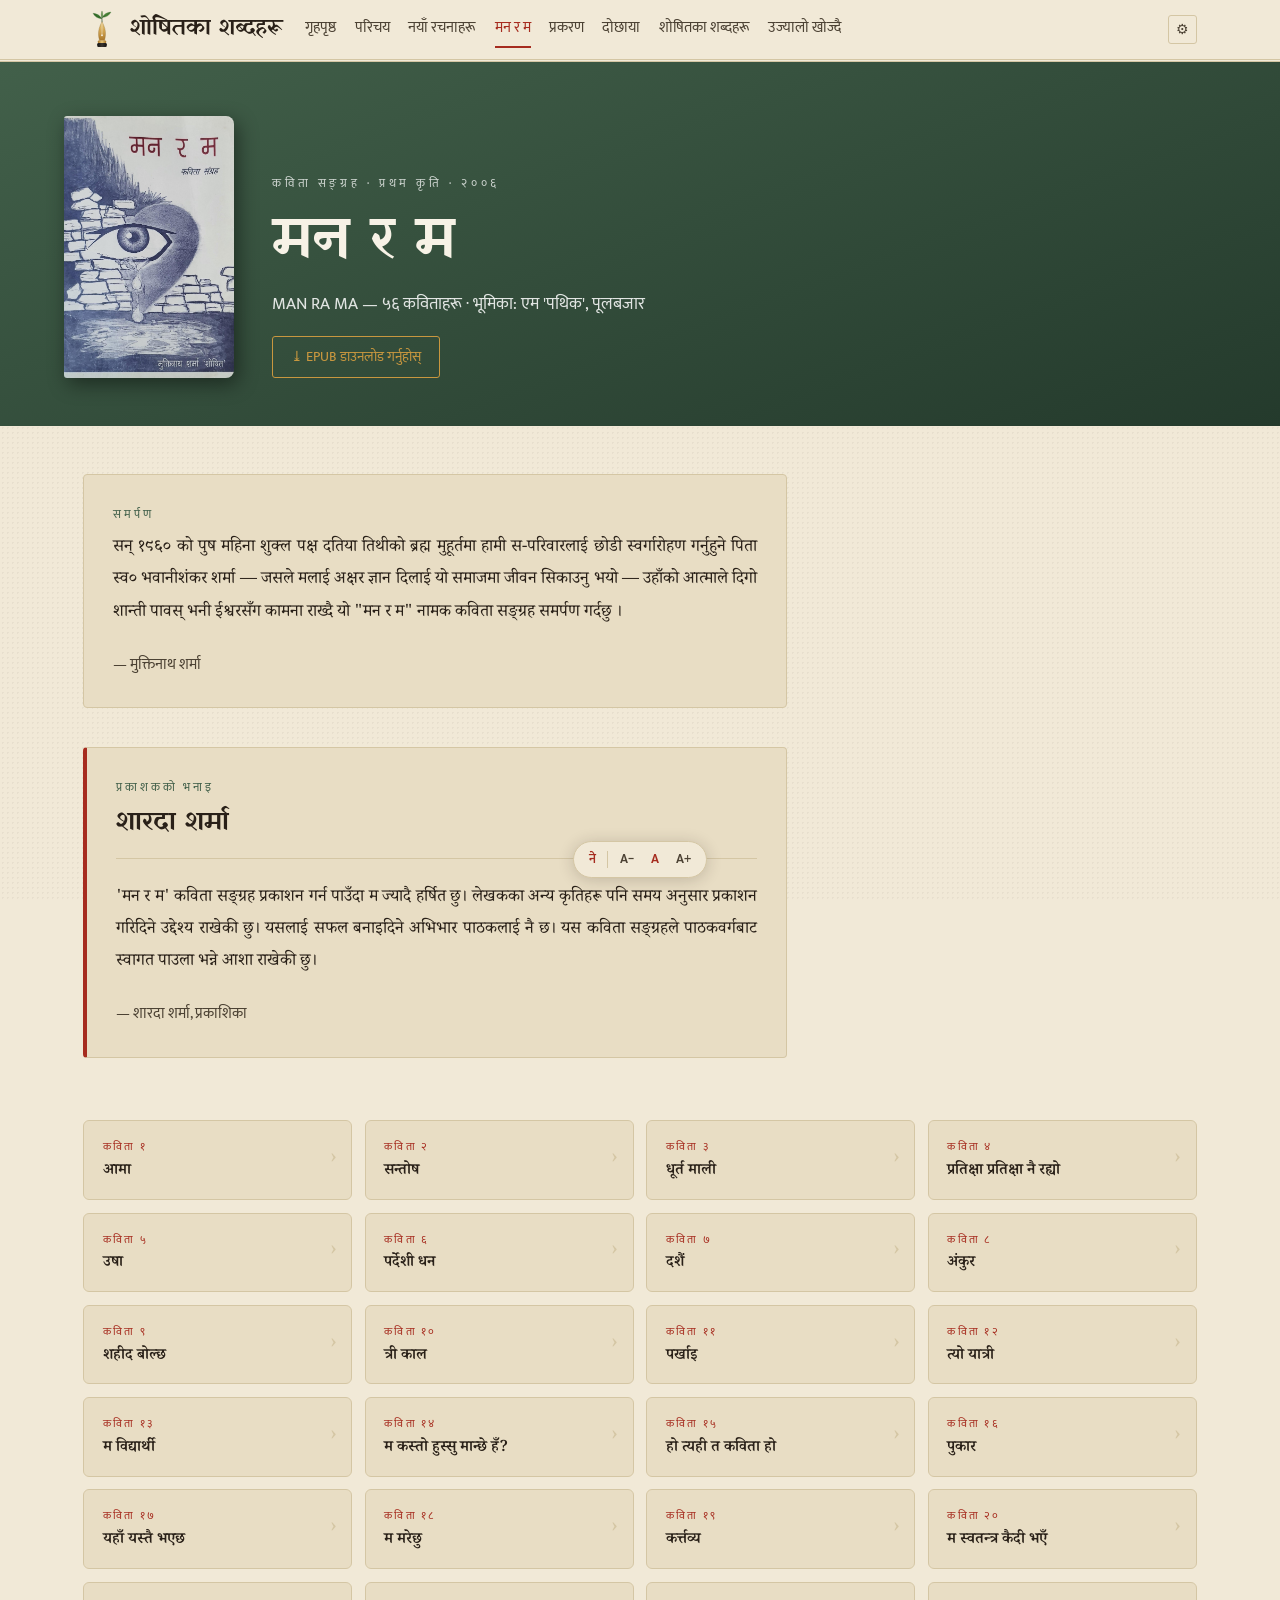
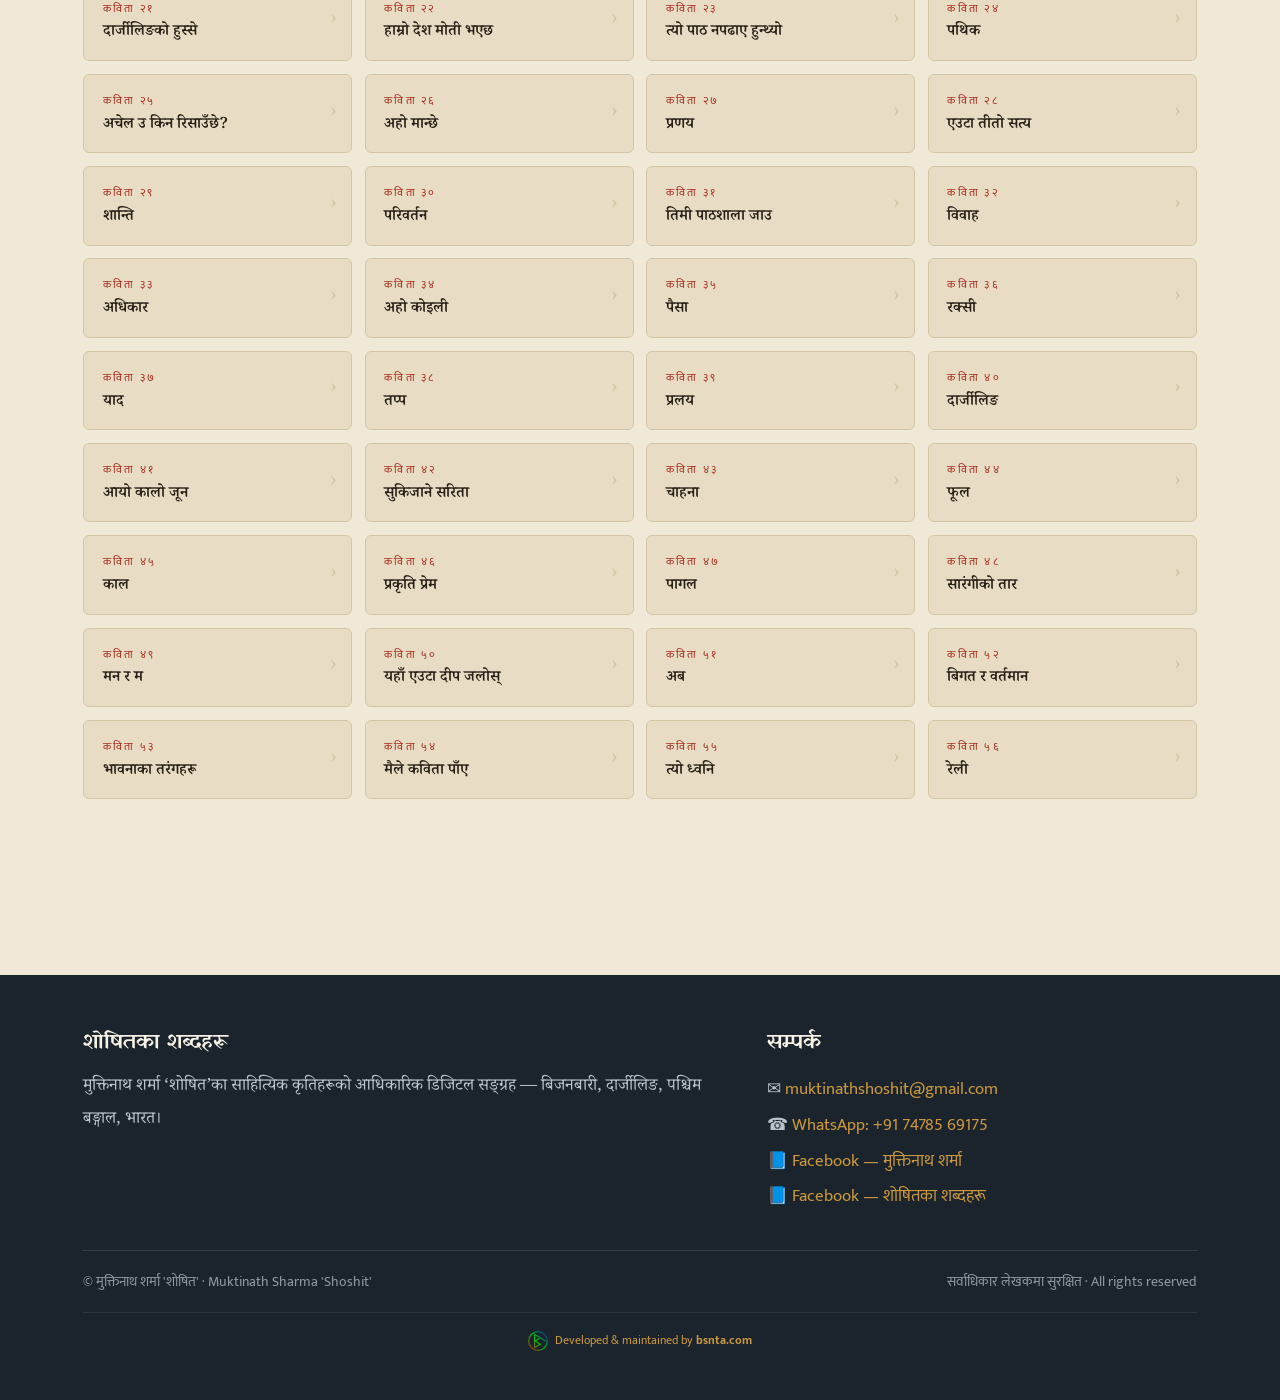
<file: books/man-ra-ma.html>
<!DOCTYPE html>
<html lang="ne">
<head>
<meta charset="UTF-8">
<meta name="viewport" content="width=device-width, initial-scale=1">
<title>मन र म — कविता सङ्ग्रह · मुक्तिनाथ शर्मा 'शोषित'</title>
<meta name="description" content="'मन र म' (२००६) — मुक्तिनाथ शर्मा 'शोषित'को प्रथम कविता सङ्ग्रह। ५६ कविताहरूको पूर्ण पाठ। First poetry collection by Muktinath Sharma 'Shoshit' — 56 poems.">

<!-- Open Graph -->
<meta property="og:type" content="book">
<meta property="og:site_name" content="शोषितका शब्दहरू">
<meta property="og:url" content="https://shoshit.in/books/man-ra-ma.html">
<meta property="og:title" content="मन र म — मुक्तिनाथ शर्मा 'शोषित'">
<meta property="og:description" content="'मन र म' (२००६) — ५६ कविताहरूको प्रथम सङ्ग्रह। आमा, दशैं, दार्जीलिङ, शहीद, कर्तव्य, प्रकृति-प्रेम र अझ धेरै। Full text of all 56 poems online.">
<meta property="og:image" content="https://shoshit.in/images/covers/man-ra-ma-cover.jpg">
<meta property="og:image:alt" content="Cover of Man Ra Ma poetry collection by Muktinath Sharma Shoshit">
<meta property="og:locale" content="ne_NP">
<meta property="book:author" content="Muktinath Sharma 'Shoshit'">
<meta property="book:release_date" content="2006">

<!-- Twitter / X Card -->
<meta name="twitter:card" content="summary_large_image">
<meta name="twitter:title" content="मन र म — मुक्तिनाथ शर्मा 'शोषित' · 56 Poems">
<meta name="twitter:description" content="First poetry collection (2006) by Muktinath Sharma 'Shoshit' — 56 Nepali poems. Read the complete text online at shoshit.in">
<meta name="twitter:image" content="https://shoshit.in/images/covers/man-ra-ma-cover.jpg">

<!-- Canonical -->
<link rel="canonical" href="https://shoshit.in/books/man-ra-ma.html">

<!-- JSON-LD: Book -->
<script type="application/ld+json">
{
  "@context": "https://schema.org",
  "@type": "Book",
  "name": "मन र म",
  "alternateName": "Man Ra Ma",
  "url": "https://shoshit.in/books/man-ra-ma.html",
  "author": {
    "@type": "Person",
    "@id": "https://shoshit.in/#author",
    "name": "Muktinath Sharma 'Shoshit'"
  },
  "datePublished": "2006",
  "inLanguage": "ne",
  "genre": "Poetry",
  "numberOfPages": "56 poems",
  "description": "Debut poetry collection by Muktinath Sharma 'Shoshit', featuring 56 poems on themes of motherland, nature, social justice and human emotion.",
  "image": "https://shoshit.in/images/covers/man-ra-ma-cover.jpg"
}
</script>

<link rel="preconnect" href="https://fonts.googleapis.com">
<link rel="preconnect" href="https://fonts.gstatic.com" crossorigin>
<link href="https://fonts.googleapis.com/css2?family=Yatra+One&family=Noto+Serif+Devanagari:wght@400;600&family=Mukta:wght@400;600&display=swap" rel="stylesheet">
<link rel="stylesheet" href="../css/style.css">
<link rel="icon" href="../images/shoshit-logo-badge.svg" type="image/svg+xml">
<!-- Google tag (gtag.js) -->
<script async src="https://www.googletagmanager.com/gtag/js?id=G-NLBF8HPNWE"></script>
<script>
  window.dataLayer = window.dataLayer || [];
  function gtag(){dataLayer.push(arguments);}
  gtag('js', new Date());
  gtag('config', 'G-NLBF8HPNWE');
</script>
</head>
<body>

<div id="read-progress" role="progressbar" aria-label="Reading progress" aria-valuenow="0" aria-valuemin="0" aria-valuemax="100"></div>
<a class="skip-link" href="#main-content">Skip to content</a>

<header class="site-head">
  <div class="wrap">
    <a class="brand" href="../index.html">
      <img src="../images/shoshit-logo.svg" alt="" class="brand-logo logo-light" width="38" height="38"><img src="../images/shoshit-logo-dark.svg" alt="" class="brand-logo logo-dark" width="38" height="38">
      शोषितका शब्दहरू
    </a>
    <button id="nav-toggle" aria-expanded="false" aria-controls="main-nav" aria-label="Navigation menu">
      <svg width="22" height="18" viewBox="0 0 22 18" fill="none" aria-hidden="true">
        <rect y="0" width="22" height="2.5" rx="1.25" fill="currentColor"/>
        <rect y="7.75" width="22" height="2.5" rx="1.25" fill="currentColor"/>
        <rect y="15.5" width="22" height="2.5" rx="1.25" fill="currentColor"/>
      </svg>
    </button>
    <div class="nav-wrap">
    <nav class="site-nav" id="main-nav" aria-label="मुख्य">
      <a href="../index.html" data-ne="गृहपृष्ठ" data-en="Home" data-hi="मुख्य पृष्ठ">गृहपृष्ठ</a>
      <a href="../parichay.html" data-ne="परिचय" data-en="About" data-hi="परिचय">परिचय</a>
      <a href="../rachana.html" data-ne="नयाँ रचनाहरू" data-en="New Works" data-hi="नई रचनाएँ">नयाँ रचनाहरू</a>
      <a href="man-ra-ma.html" aria-current="page" data-ne="मन र म" data-en="Man ra Ma" data-hi="मन र मैं">मन र म</a>
      <a href="prakaran.html" data-ne="प्रकरण" data-en="Prakaran" data-hi="प्रकरण">प्रकरण</a>
      <a href="dochhaya.html" data-ne="दोछाया" data-en="Dochhaya" data-hi="दोछाया">दोछाया</a>
      <a href="shoshitka-shabdaharu.html" data-ne="शोषितका शब्दहरू" data-en="Shoshitka Shabdaharu" data-hi="शोषित के शब्द">शोषितका शब्दहरू</a>
      <a href="ujyalo-khojdai.html" data-ne="उज्यालो खोज्दै" data-en="Ujyalo Khojdai" data-hi="उज्यालो खोज्दै">उज्यालो खोज्दै</a>
    </nav>
    </div>
    <button id="settings-toggle" aria-label="Settings" aria-expanded="false" title="Settings">⚙</button>
  </div>
</header>

<main id="main-content">
  <section class="work-hero t-manrama">
    <div class="wrap">
      <div class="hero-cover">
        <img src="../images/covers/man-ra-ma-cover.jpg" alt="मन र म — मुक्तिनाथ शर्मा 'शोषित'">
      </div>
      <div class="hero-text">
        <span class="eyebrow" data-ne="कविता सङ्ग्रह · प्रथम कृति · २००६" data-en="Poetry Collection · Debut · 2006" data-hi="कविता संग्रह · प्रथम कृति · २००६">कविता सङ्ग्रह · प्रथम कृति · २००६</span>
        <h1 data-ne="मन र म" data-en="Man ra Ma" data-hi="मन र मैं">मन र म</h1>
        <p class="sub" data-ne="MAN RA MA — ५६ कविताहरू · भूमिका: एम 'पथिक', पूलबजार" data-en="MAN RA MA — 56 poems · Foreword: M &#x2018;Pathik&#x2019;, Pulbazar" data-hi="MAN RA MA — ५६ कविताएँ · भूमिका: एम &#x2018;पथिक&#x2019;, पूलबजार">MAN RA MA — ५६ कविताहरू · भूमिका: एम 'पथिक', पूलबजार</p>
        <a class="btn hero-dl" href="../epub/man-ra-ma.epub" download data-ne="⤓ EPUB डाउनलोड गर्नुहोस्" data-en="⤓ Download EPUB" data-hi="⤓ EPUB डाउनलोड करें">⤓ EPUB डाउनलोड गर्नुहोस्</a>
      </div>
    </div>
  </section>

  <div class="reader in-listing">
    <details class="toc-fold" open>
      <summary data-ne="कविता-सूची हेर्नुहोस् (५६)" data-en="Table of Contents (56)" data-hi="सूची देखें (56)">कविता-सूची हेर्नुहोस् (५६)</summary>
      <nav class="toc" aria-label="कविता-सूची">
        <h2 data-ne="कविता-सूची" data-en="Table of Contents" data-hi="सूची">कविता-सूची</h2>
        <ol>
          <li><a href="#p1" data-ne="आमा" data-en="Mother" data-hi="माँ">आमा</a></li>
          <li><a href="#p2" data-ne="सन्तोष" data-en="Contentment" data-hi="संतोष">सन्तोष</a></li>
          <li><a href="#p3" data-ne="धूर्त माली" data-en="The Cunning Gardener" data-hi="चालाक माली">धूर्त माली</a></li>
          <li><a href="#p4" data-ne="प्रतिक्षा प्रतिक्षा नै रह्यो" data-en="Waiting Remained Just Waiting" data-hi="प्रतीक्षा प्रतीक्षा ही रही">प्रतिक्षा प्रतिक्षा नै रह्यो</a></li>
          <li><a href="#p5" data-ne="उषा" data-en="Dawn" data-hi="उषा">उषा</a></li>
          <li><a href="#p6" data-ne="पर्देशी धन" data-en="The Expatriate&#39;s Wealth" data-hi="परदेसी धन">पर्देशी धन</a></li>
          <li><a href="#p7" data-ne="दशैं" data-en="Dashain" data-hi="दशैं">दशैं</a></li>
          <li><a href="#p8" data-ne="अंकुर" data-en="Seedling" data-hi="अंकुर">अंकुर</a></li>
          <li><a href="#p9" data-ne="शहीद बोल्छ" data-en="The Martyr Speaks" data-hi="शहीद बोलता है">शहीद बोल्छ</a></li>
          <li><a href="#p10" data-ne="त्री काल" data-en="Three Times" data-hi="त्रिकाल">त्री काल</a></li>
          <li><a href="#p11" data-ne="पर्खाइ" data-en="The Wait" data-hi="इंतजार">पर्खाइ</a></li>
          <li><a href="#p12" data-ne="त्यो यात्री" data-en="That Traveller" data-hi="वह यात्री">त्यो यात्री</a></li>
          <li><a href="#p13" data-ne="म विद्यार्थी" data-en="I Am a Student" data-hi="मैं विद्यार्थी हूँ">म विद्यार्थी</a></li>
          <li><a href="#p14" data-ne="म कस्तो हुस्सु मान्छे हँ?" data-en="What Kind of Fool Am I?" data-hi="मैं कैसा बेवकूफ हूँ?">म कस्तो हुस्सु मान्छे हँ?</a></li>
          <li><a href="#p15" data-ne="हो त्यही त कविता हो" data-en="Yes, That Is Poetry" data-hi="हाँ, वही कविता है">हो त्यही त कविता हो</a></li>
          <li><a href="#p16" data-ne="पुकार" data-en="The Call" data-hi="पुकार">पुकार</a></li>
          <li><a href="#p17" data-ne="यहाँ यस्तै भएछ" data-en="This Is How It Has Come to Pass Here" data-hi="यहाँ ऐसा ही हुआ है">यहाँ यस्तै भएछ</a></li>
          <li><a href="#p18" data-ne="म मरेछु" data-en="I Have Died" data-hi="मैं मर गया">म मरेछु</a></li>
          <li><a href="#p19" data-ne="कर्त्तव्य" data-en="Duty" data-hi="कर्तव्य">कर्त्तव्य</a></li>
          <li><a href="#p20" data-ne="म स्वतन्त्र कैदी भएँ" data-en="I Became a Free Prisoner" data-hi="मैं स्वतंत्र कैदी बना">म स्वतन्त्र कैदी भएँ</a></li>
          <li><a href="#p21" data-ne="दार्जीलिङको हुस्से" data-en="Darjeeling&#39;s Fog" data-hi="दार्जिलिंग की धुंध">दार्जीलिङको हुस्से</a></li>
          <li><a href="#p22" data-ne="हाम्रो देश मोती भएछ" data-en="Our Country Has Become a Pearl" data-hi="हमारा देश मोती हो गया है">हाम्रो देश मोती भएछ</a></li>
          <li><a href="#p23" data-ne="त्यो पाठ नपढाए हुन्थ्यो" data-en="That Lesson Need Not Have Been Taught" data-hi="वह पाठ न पढाया होता तो अच्छा था">त्यो पाठ नपढाए हुन्थ्यो</a></li>
          <li><a href="#p24" data-ne="पथिक" data-en="The Wayfarer" data-hi="पथिक">पथिक</a></li>
          <li><a href="#p25" data-ne="अचेल उ किन रिसाउँछे?" data-en="Why Does She Frown These Days?" data-hi="आजकल वो क्यों नाराज है?">अचेल उ किन रिसाउँछे?</a></li>
          <li><a href="#p26" data-ne="अहो मान्छे" data-en="Oh, People!" data-hi="अरे, इंसान!">अहो मान्छे</a></li>
          <li><a href="#p27" data-ne="प्रणय" data-en="Love" data-hi="प्रणय">प्रणय</a></li>
          <li><a href="#p28" data-ne="एउटा तीतो सत्य" data-en="A Bitter Truth" data-hi="एक कडवा सच">एउटा तीतो सत्य</a></li>
          <li><a href="#p29" data-ne="शान्ति" data-en="Peace" data-hi="शान्ति">शान्ति</a></li>
          <li><a href="#p30" data-ne="परिवर्तन" data-en="Change" data-hi="परिवर्तन">परिवर्तन</a></li>
          <li><a href="#p31" data-ne="तिमी पाठशाला जाउ" data-en="Go to School" data-hi="पाठशाला जाओ">तिमी पाठशाला जाउ</a></li>
          <li><a href="#p32" data-ne="विवाह" data-en="Marriage" data-hi="विवाह">विवाह</a></li>
          <li><a href="#p33" data-ne="अधिकार" data-en="Rights" data-hi="अधिकार">अधिकार</a></li>
          <li><a href="#p34" data-ne="अहो कोइली" data-en="Oh, Cuckoo!" data-hi="अरे कोयल!">अहो कोइली</a></li>
          <li><a href="#p35" data-ne="पैसा" data-en="Money" data-hi="पैसा">पैसा</a></li>
          <li><a href="#p36" data-ne="रक्सी" data-en="Alcohol" data-hi="शराब">रक्सी</a></li>
          <li><a href="#p37" data-ne="याद" data-en="Memory" data-hi="याद">याद</a></li>
          <li><a href="#p38" data-ne="तप्प" data-en="Silence" data-hi="चुप्पी">तप्प</a></li>
          <li><a href="#p39" data-ne="प्रलय" data-en="Deluge" data-hi="प्रलय">प्रलय</a></li>
          <li><a href="#p40" data-ne="दार्जीलिङ" data-en="Darjeeling" data-hi="दार्जिलिंग">दार्जीलिङ</a></li>
          <li><a href="#p41" data-ne="आयो कालो जून" data-en="The Dark Moon Has Come" data-hi="काला चाँद आया">आयो कालो जून</a></li>
          <li><a href="#p42" data-ne="सुकिजाने सरिता" data-en="The River That Runs Dry" data-hi="सूखती नदी">सुकिजाने सरिता</a></li>
          <li><a href="#p43" data-ne="चाहना" data-en="Desire" data-hi="चाहत">चाहना</a></li>
          <li><a href="#p44" data-ne="फूल" data-en="Flower" data-hi="फूल">फूल</a></li>
          <li><a href="#p45" data-ne="काल" data-en="Time / Death" data-hi="काल">काल</a></li>
          <li><a href="#p46" data-ne="प्रकृति प्रेम" data-en="Love of Nature" data-hi="प्रकृति प्रेम">प्रकृति प्रेम</a></li>
          <li><a href="#p47" data-ne="पागल" data-en="Madness" data-hi="पागल">पागल</a></li>
          <li><a href="#p48" data-ne="सारंगीको तार" data-en="The Strings of the Sarangi" data-hi="सारंगी के तार">सारंगीको तार</a></li>
          <li><a href="#p49" data-ne="मन र म" data-en="Mind and I" data-hi="मन और मैं">मन र म</a></li>
          <li><a href="#p50" data-ne="यहाँ एउटा दीप जलोस्" data-en="May a Lamp Be Lit Here" data-hi="यहाँ एक दीप जले">यहाँ एउटा दीप जलोस्</a></li>
          <li><a href="#p51" data-ne="अब" data-en="Now" data-hi="अब">अब</a></li>
          <li><a href="#p52" data-ne="बिगत र वर्तमान" data-en="Past and Present" data-hi="भूत और वर्तमान">बिगत र वर्तमान</a></li>
          <li><a href="#p53" data-ne="भावनाका तरंगहरू" data-en="Waves of Feeling" data-hi="भावनाओं की लहरें">भावनाका तरंगहरू</a></li>
          <li><a href="#p54" data-ne="मैले कविता पाँए" data-en="I Found Poetry" data-hi="मुझे कविता मिली">मैले कविता पाँए</a></li>
          <li><a href="#p55" data-ne="त्यो ध्वनि" data-en="That Sound" data-hi="वह आवाज">त्यो ध्वनि</a></li>
          <li><a href="#p56" data-ne="रेली" data-en="The Rally" data-hi="रैली">रेली</a></li>
        </ol>
      </nav>
    </details>

    <div class="works">
      <div class="frontmatter prose">
        <span class="kicker fm-type" data-ne="समर्पण" data-en="Dedication" data-hi="समर्पण">समर्पण</span>
        <div class="trans lang-ne">
          <p>सन् १९६० को पुष महिना शुक्ल पक्ष दतिया तिथीको ब्रह्म मुहूर्तमा हामी स-परिवारलाई छोडी स्वर्गारोहण गर्नुहुने पिता स्व० भवानीशंकर शर्मा — जसले मलाई अक्षर ज्ञान दिलाई यो समाजमा जीवन सिकाउनु भयो — उहाँको आत्माले दिगो शान्ती पावस् भनी ईश्वरसँग कामना राख्दै यो "मन र म" नामक कविता सङ्ग्रह समर्पण गर्दछु ।</p>
          <p class="sig">— मुक्तिनाथ शर्मा</p>
        </div>
        <div class="trans lang-en" lang="en" hidden>
          <p>In the brahma muhurta of the eleventh day of the bright fortnight of Paush, 1960, my father, the late Bhawanishankar Sharma, departed this world, leaving our family behind — he who taught me my letters and showed me how to live in this society. With a prayer to God that his soul may rest in enduring peace, I dedicate this collection of poems, <em>Man ra Ma</em>, to him.</p>
          <p class="sig">— Muktinath Sharma</p>
        </div>
        <div class="trans lang-hi" lang="hi" hidden>
          <p>सन् १९६० के पौष मास, शुक्ल पक्ष की एकादशी तिथि को ब्रह्म मुहूर्त में हम परिवार को छोड़कर स्वर्गारोहण करने वाले पिता स्वर्गीय भवानीशंकर शर्मा — जिन्होंने मुझे अक्षर ज्ञान दिलाकर इस समाज में जीना सिखाया — उनकी आत्मा की चिरशांति की ईश्वर से कामना करते हुए यह "मन र म" नामक कविता संग्रह उन्हें समर्पित करता हूँ।</p>
          <p class="sig">— मुक्तिनाथ शर्मा</p>
        </div>
      </div>

      <div class="frontmatter fm-byline prose">
        <div class="fm-header">
          <span class="fm-type" data-ne="प्रकाशकको भनाइ" data-en="Publisher's Note" data-hi="प्रकाशकीय">प्रकाशकको भनाइ</span>
          <h3 class="fm-name">शारदा शर्मा</h3>
        </div>
        <div class="trans lang-ne">
          <p>'मन र म' कविता सङ्ग्रह प्रकाशन गर्न पाउँदा म ज्यादै हर्षित छु। लेखकका अन्य कृतिहरू पनि समय अनुसार प्रकाशन गरिदिने उद्देश्य राखेकी छु। यसलाई सफल बनाइदिने अभिभार पाठकलाई नै छ। यस कविता सङ्ग्रहले पाठकवर्गबाट स्वागत पाउला भन्ने आशा राखेकी छु।</p>
          <p class="sig">— शारदा शर्मा, प्रकाशिका</p>
        </div>
        <div class="trans lang-en" lang="en" hidden>
          <p>I am greatly pleased to have had the opportunity to publish <em>Man ra Ma</em>. It is my intention to bring out the author's other works in due course as well. The responsibility of making this a success rests with the readers. I hope this collection of poems will receive a warm welcome from the reading public.</p>
          <p class="sig">— Sharada Sharma, Publisher</p>
        </div>
        <div class="trans lang-hi" lang="hi" hidden>
          <p>'मन र म' कविता संग्रह प्रकाशित करने का अवसर पाकर मैं अत्यंत प्रसन्न हूँ। लेखक की अन्य कृतियों को भी समयानुसार प्रकाशित करने का उद्देश्य लेकर चल रही हूँ। इसे सफल बनाने का उत्तरदायित्व पाठकों पर ही है। आशा है कि यह कविता संग्रह पाठकवर्ग से स्वागत पाएगा।</p>
          <p class="sig">— शारदा शर्मा, प्रकाशिका</p>
        </div>
      </div>

      <article class="piece" id="p1">
        <span class="kicker" data-ne="कविता १" data-en="Poem 1" data-hi="कविता 1">कविता १</span>
        <h3 data-ne="आमा" data-en="Mother" data-hi="माँ">आमा</h3>
        <div class="trans lang-ne">
          <div class="verse">शिरभरी सेतो मजेत्रो
ओडेकी आमा हाम्री भारत आमा ।
सिउँदोभरी सुनौंलो शिरबन्दी
लगाएकी आमा
छात्तीभरी सन्ततिलाई चुसाउन
गंगा यमुनारूपी पयोधर
बोकेकी आमा
हरियो साडीको बक्षभित्र
सागरको आँचल
लगाएकी आमा
अति हँसिलो मुहार
उत्तर मोहोडा गरी
पूर्व र पश्चिमभरी बाहुछरी
पाइतालाले समतल टेकेकी
हाम्री आमा
शान्तीको सेतो गुलाब बोकेर
मयूर डाँफे र जुरेलीहरूलाई नचाएर
कोइलीको भाकामा मीठो गीत गाउँदै
हात्ती झें लमक्क लम्कन्दै
विश्वलाई नै अंकमाल गर्दै
अथक यात्रा हिँड्दैछिन्
हाम्री भारत आमा।</div>
        </div>
        <div class="trans lang-en" lang="en" hidden>
          <span class="trans-label">English Translation</span>
          <div class="verse">Her head draped in white —
she is our Mother India.
Her parting adorned with a golden band,
her chest bearing the twin rivers —
Ganga and Yamuna —
to nourish her children.
Her green-robed bosom
cradling the ocean in its fold.
Her face radiant, perpetually smiling,
she looks northward —
her arms spread east and west,
her feet planted firm upon the level earth —
our Mother.

Bearing the white rose of peace,
she sets the peacock, pheasant, and songbird to dance;
humming sweet melodies in the cuckoo's voice,
she sways like the great elephant, unhurried,
and holds the whole world in her embrace —
marching on her tireless journey:
our Mother India.</div>
        </div>
        <div class="trans lang-hi" lang="hi" hidden>
          <span class="trans-label">हिन्दी अनुवाद</span>
          <div class="verse">सिर पर श्वेत मजेत्रो ओढ़े —
हमारी भारत माँ।
सिन्दूर में सुनहरी शिरबंद सजाए,
सीने में सन्तानों को दूध पिलाने को
गंगा-यमुना-रूपी पयोधर धारण किए।
हरी साड़ी के वक्ष में
सागर का आँचल छुपाए।
अति हँसमुख मुख मुद्रा,
उत्तर की ओर मुखातिब,
पूर्व और पश्चिम में बाहें फैलाए,
पाँवों से समतल धरती थामे —
हमारी माँ।
शांति का श्वेत गुलाब लिए,
मोर, डाँफे और जुरेली को नचाती,
कोयल की तान में मधुर गीत गाती,
हाथी-सी मस्त चाल से चलती,
जग को अपनी बाहों में समेटती,
अथक यात्रा पर निकली —
हमारी भारत माँ।</div>
        </div>
      </article>

      <article class="piece" id="p2">
        <span class="kicker" data-ne="कविता २" data-en="Poem 2" data-hi="कविता 2">कविता २</span>
        <h3 data-ne="सन्तोष" data-en="Contentment" data-hi="संतोष">सन्तोष</h3>
        <div class="trans lang-ne">
          <div class="verse">उषा पूर्व हाँस्यो
काय तनक्क गरी
नयन मिरमिराए
उठे कृषक जुरूक्क
जग जगमगाए
बिरक्ती कति छैन उनको
गोरू लिई जमीनमा बीउ हाली
बस्ती हरियो भइगो प्रकृति रमायो
घामै छ तातो दिनहुँ पसिनाको खोला
न खान पुग्छ यो परिश्रमको ज्याला
त्यान्द्रा छुटेर कपडा तन ढाकिन्दैन
बुडिन्छ ज्यान तर रोदन कत्ति छैन।

खेती नदेखी बबुरो मन अल्झिन्दैन
कालै बिति काल घुमिरहन्छ
बाबु बराजू बिते क्रमैले
दाह्री फूले कपाल सेताम्मे सारा
दाँत झरे अब कुरूप भइगो बिचरा !

धिप धिप टुकी जल्छ साँझ
झोपडी छ सानो बस्ने खास
निर्लिप्त छन् ती दुःखमा
तर शान्त मानो
बसी एकैसंग परिवार रमायो
भुटी मकै कुटुक्क खुशीले चबायो।</div>
        </div>
        <div class="trans lang-en" lang="en" hidden>
          <span class="trans-label">English Translation</span>
          <div class="verse">Before dawn the horizon smiles —
the farmer's body springs taut;
his eyes blink open to the brightening world,
he leaps to his feet without complaint.
No weariness in him —
with his ox he sows the earth,
the village turns green, nature rejoices.
The sun burns fierce each day, rivers of sweat —
yet his labour's wage is never quite enough.
His clothes are worn through, can't cover his frame;
his body grows old — but not a sound of weeping.

Without the fields his heart can find no peace.
Time passes, time circles on again —
grandfather and father gone, one by one.
Now his own beard whitens, teeth have fallen;
he has grown wizened and worn, poor old man!

A small lamp flickers in the dusk;
a little hut — that is his whole world.
Untouched in their sorrow,
yet calm — as if peace itself dwelt there —
the family gathers, laughs and is content;
roasted corn they chew with delight.</div>
        </div>
        <div class="trans lang-hi" lang="hi" hidden>
          <span class="trans-label">हिन्दी अनुवाद</span>
          <div class="verse">भोर से पहले क्षितिज मुस्काया —
किसान का तन तन गया;
आँखें खुलीं, जग चमका,
वह झटपट उठ खड़ा हुआ।
उसे थकान जानती ही नहीं —
बैल लेकर खेत जोता, बीज बोया,
गाँव हरा-भरा हो गया, प्रकृति रम गई।
धूप खूब तेज, पसीने की धारा,
फिर भी मेहनत का मेहनताना पूरा नहीं पड़ता।
कपड़े तार-तार, तन ढकता नहीं;
देह बूढ़ी होती जाती — पर एक भी आँसू नहीं।

खेत न देखे तो मन उदास हो जाता है।
काल बीतता है, काल फिर घूम आता है —
दादा और पिता एक-एक कर चले गए।
अब खुद की दाढ़ी सफेद, दाँत झड़ गए;
बूढ़ा और कुरूप हो गया बेचारा!

साँझ ढले दीया टिमटिमाता है;
एक छोटी-सी झोंपड़ी — बस यही घर है।
दुख में भी निर्लिप्त,
किन्तु शांत — मानो शांति वहीं बसती हो —
परिवार संग बैठे हँसते-खेलते;
भुना मकई मजे से चबाते।</div>
        </div>
      </article>

      <article class="piece" id="p3">
        <span class="kicker" data-ne="कविता ३" data-en="Poem 3" data-hi="कविता 3">कविता ३</span>
        <h3 data-ne="धूर्त माली" data-en="The Cunning Gardener" data-hi="चालाक माली">धूर्त माली</h3>
        <div class="trans lang-ne">
          <div class="verse">मधुरस लिई उ मख्ख पयो
फरक्क फर्कि उ दरबारमा पस्यो
चटक्क चिटिक्क गुड खूब लायो
क्षणमै अति सुन्दर मन्दिर पो सजायो
कति तीब्र परिश्रम, आँधी बतास नभनी
चिसो वायु तनमा अनगन्ती चलेपनि
झिनो सानो छ तर फूर्ति कत्ति
मधु बटुल्दछ सुन्दर फूलमा भए जत्ति
न त भन्छ घाम न त उसलाई छ झरी
न त कपडा नै छन् तन ढाक्ने गरी
प्वाँख फूर्र पारी समय गनी-गनी
खूब ओसार्दथे मह गुइँमा थुपारौं भनी
जब काल उठ्यो र धुँवा लगायो
यी पौरख उसको सब नास पार्यो
चाका बिथोली पहिरो चलायो
चाट्यो ओंठ, खुबै जुंगा मुसार्यो
त्यो धूर्त मालि आनन्द मान्यो।</div>
        </div>
        <div class="trans lang-en" lang="en" hidden>
          <span class="trans-label">English Translation</span>
          <div class="verse">The bee was drunk on nectar, utterly content;
he turned on a whim and entered the palace.
Swiftly, meticulously, it collected sweet resin
and in moments had adorned a magnificent shrine.
How fierce its labour — heedless of storm and wind,
though icy gusts swept endlessly across its body.
Tiny and slight, yet brimming with energy,
it gathered honey from every beautiful flower.
It flinched at neither blazing sun nor pouring rain,
wore no clothes to shield its form.
Spreading its wings it counted every hour,
ferrying nectar in vast stores to the hive.

Then Time arose and set a flame —
and all its toil was turned to ash and ruin.
The combs were torn apart, the hive destroyed.
The cunning gardener licked his lips
and stroked his moustache, well pleased.
That sly taker savoured his joy.</div>
        </div>
        <div class="trans lang-hi" lang="hi" hidden>
          <span class="trans-label">हिन्दी अनुवाद</span>
          <div class="verse">मधुरस पाकर वह मस्त हो गया;
पलटकर वह दरबार में घुस गया।
चटपट जुगत भिड़ाकर जगुरी खूब लाया,
पल भर में एक सुंदर मंदिर सजा लिया।
कितना कठोर परिश्रम — आँधी-तूफान की परवाह न करते हुए,
ठंडी हवाएँ देह पर अनगिनत बार चलती रहीं।
छोटा और नन्हा, पर ऊर्जा से भरपूर —
जितने सुंदर फूल मिले, उतना मधु बटोरा।
न धूप की शिकायत, न बारिश का डर,
तन ढकने को कपड़े भी नहीं।
पंख फैलाकर वक्त गिनता रहा,
ढेर सारा मधु छत्ते में जमा करता रहा।

तभी काल उठा और आग लगा दी —
उसकी सारी मेहनत नष्ट हो गई।
छत्ता बिखर गया, पहिरो बह गया।
धूर्त माली ने होंठ चाटे,
मूँछें सँवारी,
और उस चालाक लेने वाले ने खूब आनंद लिया।</div>
        </div>
      </article>

      <article class="piece" id="p4">
        <span class="kicker" data-ne="कविता ४" data-en="Poem 4" data-hi="कविता 4">कविता ४</span>
        <h3 data-ne="प्रतिक्षा प्रतिक्षा नै रह्यो" data-en="Waiting Remained Just Waiting" data-hi="प्रतीक्षा प्रतीक्षा ही रही">प्रतिक्षा प्रतिक्षा नै रह्यो</h3>
        <div class="trans lang-ne">
          <div class="verse">प्रतिक्षा कति टाडा हुन्छ
क्षितीज जति टाडा छ, त्यतिनै
कुरेर बस्दा बस्दै पट्टाई लाग्छ
मिरमिरेमै उठेर घर धन्दा थालेकी
आज असाध्यै फूर्ति देखिन्छे बिचरी
अस्ती मौलो हेर्न जान पनि पाइन, बरी
भैलेनी खेल्न जाउँ भन्ने कति आए तर
किन किन मन गरिन…

गोबर र रातोमाटोले घर लिपीवरि
गाग्री माझेर फूलहरू सजाई, माला उनी
मखमलीको एउटा, अनि दुबोको अर्को
पगरी बनाईवरी, भोलीलाई आजै बरा
नवैलावोस भनी, तुलसाको मोठ भरी राखिदिई
फन्के रोटी, अर्सा अर्नासा र परिकारहरू
सौगात थुप्रै थुप्रै भाइटिकालाई…

चिट्ठी, पाँच महिनाअघि नै आएथ्यो
पल्टने भाईले यसपाला भाइटिका लाउने रे …
अप-सकुनहरूले त्यति साथ दिएनन तैपनि
रातभर कुकुर रोएको रोयै थियो
देब्रे आँखा फुरेर उस्तै तमास थियो
मझेरीमा फरिया अल्झेर गाग्री घोप्टियो
ठोक्किएर बाईं फूट्यो
देवल घडीको घण्टी बज्दै थियो
समय नियाल्छे पम्फा
हठात् यस्तो खबर आयो
बम विष्फोटमा भाइ मरेछ
कठैबरा…
प्रतिक्षा प्रतिक्षा नै रह्यो।</div>
        </div>
        <div class="trans lang-en" lang="en" hidden>
          <span class="trans-label">English Translation</span>
          <div class="verse">How far away is waiting —
as far as the horizon stretches, that far.
Sitting and waiting grows suffocating.
She who rose before dawn and kept the house running
looks strangely full of energy today, poor thing —
she couldn't even go to see the fair two days ago,
and many came calling to join the Bhaileni dance,
but somehow she hadn't the heart…

She plastered the house with cowdung and red clay,
scrubbed the water-pot and set out flowers, garlands too:
one of velvet-soft flowers, another of sacred dub-grass —
she made a garland-crown and, not waiting for tomorrow,
filled the tulsi-pot today, praying for auspicious tidings.
Round breads, arsa-arnasa and every kind of delicacy —
so many gifts laid out for Bhai Tika…

A letter had come five months ago:
her soldier-brother would come for Bhai Tika this time…
The bad omens had not relented —
all night the dog had howled without stopping.
Her left eye kept twitching — that same uneasy feeling.
In the courtyard her sari caught on something, the water-pot tipped,
a bangle broke, shards of glass scattered.
The temple clock was chiming.
Pampha kept watching the time.
Then suddenly this news arrived —
her brother had died in a bomb blast —
alas…
Waiting remained only waiting.</div>
        </div>
        <div class="trans lang-hi" lang="hi" hidden>
          <span class="trans-label">हिन्दी अनुवाद</span>
          <div class="verse">प्रतीक्षा कितनी दूर होती है —
क्षितिज जितनी दूर, उतनी।
बैठे-बैठे इंतज़ार करते-करते घुटन होने लगती है।
जो भोर से पहले उठकर घर-काम में लग जाती थी
आज वह बेचारी असाधारण रूप से उत्साह में दिखती है —
परसों मेले में भी न जा सकी थी;
भैलेनी खेलने को कितने ही बुलाने आए,
पर न जाने क्यों मन न हुआ उसका…

गोबर और लाल मिट्टी से घर लीपा,
घड़ा माँजकर फूल सजाए, माला गूँथी —
एक मखमली फूलों की, दूसरी दूब की।
पगड़ी बनाकर, कल के लिए आज ही
शुभ कामना माँगते हुए तुलसी के गमले में भर दिया।
फेनी रोटी, अरसा-अर्नासा और तरह-तरह के पकवान —
भाईटीका के लिए ढेर सारे उपहार…

चिट्ठी पाँच महीने पहले ही आई थी:
फौजी भाई इस बार भाईटीका के लिए आएगा…
अपशकुन पीछा नहीं छोड़ रहे थे —
रात भर कुत्ता रोता ही रहा।
बाईं आँख फड़कती रही — वही अजीब बेचैनी।
आँगन में साड़ी उलझी, घड़ा गिरा,
चूड़ी टूटी, काँच फूट गया।
मंदिर की घड़ी बज रही थी।
पम्फा समय देखती रही।
तभी अचानक खबर आई —
भाई बम विस्फोट में मर गया —
हाय…
प्रतीक्षा, प्रतीक्षा ही रही।</div>
        </div>
      </article>

      <article class="piece" id="p5">
        <span class="kicker" data-ne="कविता ५" data-en="Poem 5" data-hi="कविता 5">कविता ५</span>
        <h3 data-ne="उषा" data-en="Dawn" data-hi="उषा">उषा</h3>
        <div class="trans lang-ne">
          <div class="verse">रम्यो उषा त्यो मुसुक्क अब
चिरबिराए थे चरी जब
तन फुर्रफुर पारी डालीमा
छर्यो सुनौलो तब लालीमा
गमक्क गम्केथे पहरा छहरा
टप्केर शितबिन्दु बरा
लर्केर निहुरीकन भमरा
मह चुस्दथे कठैबरा
शंखघोष भयो मन्दिर सजियो
बासनादी धूपहरू मगमगाए
घण्टी बजी तथास्तु दिँदै थिए
शुरूवात भो दिनको सब हर्ष पिए
हलो लिएर कृषक खेतबारी
गरी खुबै मेहनत अन्न उमारी
सब जहान बसी मीठो गाँस पारी
रम्यो उषा सबमा धरा सुन्दर पारी।</div>
        </div>
        <div class="trans lang-en" lang="en" hidden>
          <span class="trans-label">English Translation</span>
          <div class="verse">Dawn smiled gently then —
when the birds began to chirp,
spreading their wings on the boughs,
scattering golden rose-light everywhere.

The slopes and waterfalls grew fragrant;
dewdrops fell, sparkling bright,
and bees leaned forward, bowing low,
sipping at honey — bless them.

Temple conches rang out, the shrine was adorned;
incense and fragrant resins filled the air,
the bell chimed: so be it, so be it —
the day began, drinking deep of joy.

The farmer took his plough to field and farm,
laboured long, raised grain from the earth;
all the world sat and ate its sweet morsel —
dawn smiled, making all the earth beautiful.</div>
        </div>
        <div class="trans lang-hi" lang="hi" hidden>
          <span class="trans-label">हिन्दी अनुवाद</span>
          <div class="verse">तब वह उषा मंद-मंद मुस्कुराई —
जब चिड़ियाँ चहचहाने लगीं,
डाल पर पंख फैलाकर,
चारों ओर सुनहरी लाली बिखेरी।

ढलान और झरने महमहा उठे;
ओस की बूँदें टपकीं, चमकीं,
भौंरे झुककर, आगे की ओर लचककर,
मधु चूसते रहे — वाह!

शंखनाद हुआ, मंदिर सज गया;
अगरबत्ती और सुगंधित धूप महकी,
घंटी बजी: तथास्तु, तथास्तु —
दिन का आरंभ हुआ, आनंद पीते हुए।

किसान हल लेकर खेत-बारी गया,
खूब मेहनत की, अनाज उगाया;
सारी दुनिया बैठकर मीठा निवाला खाई —
उषा मुस्कुराई, धरती को सुंदर बनाती हुई।</div>
        </div>
      </article>

      <article class="piece" id="p6">
        <span class="kicker" data-ne="कविता ६" data-en="Poem 6" data-hi="कविता 6">कविता ६</span>
        <h3 data-ne="पर्देशी धन" data-en="The Expatriate&#39;s Wealth" data-hi="परदेसी धन">पर्देशी धन</h3>
        <div class="trans lang-ne">
          <div class="verse">झिलिक झिलिक्क गड्याङ गुडुङ
झररर झर् झर् अबिरल वर्षा
ठूलो साँझ परेदेखि यता
चट्याङसंग आज रातभर
नभ रिसाएछ आजभोलि
तरास भएर निराशाका कल्पना गर्दै
मझेरीमा चुहिएको पानी उठाउँदै माइलीले
नियाउरी मुहारमा बिरहको सुस्केरा हाली
नूनिला विवशताका आँशु समेट्दै
भर्खरै ताते सर्ने सानीलाई काखमा राखी
आफू बुहारी भएको तीतो कल्पना गरी
छोरीको अनुहार राम्ररी चिहाई
भोली दशैं टीकाको सुरम्य दिन
मीठो खाने र राम्रो लाउने प्रबल इच्छा
अरूका झैँ सिंगारिएर पति पत्नि हिँडने रहर
समेट्नै नसक्ने बेदनाका पर्खालभित्र
परदेशी पुरुषको आशारूपी आगमनमा
कोल्टे फेर्दै तन्द्रावस्था ..........।

आशा ए आशा
कानभरी शब्द पसेर तन्द्रा छुटेपछि
समाधान भरी प्रतिक्षाको ढोका उघारिन्छ
तर, मिलन मात्र मिलन
सुबै लुटिएछ सपना साँचेको
परदेशी धन।</div>
        </div>
        <div class="trans lang-en" lang="en" hidden>
          <span class="trans-label">English Translation</span>
          <div class="verse">Flash and rumble, boom and crash —
the rain falls without pause, relentless.
Since the great evening descended
thunder has stormed through all night.
The sky has been angry these days.

In fear, imagining despair,
catching the leak in the middle of the room, Maili
breathes a sigh of longing on her drawn face,
gathering her salty, helpless tears,
holding on her lap the little one who has just learnt to turn over —
bitter thought that she is a daughter-in-law here,
looking closely at her daughter's face.

Tomorrow is the auspicious day of Dashain tika,
a powerful desire to eat something sweet and wear something fine,
a longing to dress up like others and walk side by side, husband and wife —
within walls of grief too vast to contain,
in the hoped-for arrival of the man working abroad,
she turns aside in her half-drowse…

Oh hope, hope —
when words fill the ears and drowsiness breaks,
a door full of resolution opens to waiting.
But it was only a meeting — only a union —
in the morning it was all plundered: the dream she had kept safe,
the foreign earnings.</div>
        </div>
        <div class="trans lang-hi" lang="hi" hidden>
          <span class="trans-label">हिन्दी अनुवाद</span>
          <div class="verse">चमक-कड़क, गड़गड़ —
झड़ी अनवरत बरस रही है।
जब से बड़ी साँझ ढली
तभी से बिजली संग रात भर।
आकाश आजकल नाराज़ है।

भय से, निराशा की कल्पना करती हुई,
बीच कमरे में टपकता पानी समेटती माइली
मुरझाए चेहरे पर विरह की साँस लेती है,
नमकीन, बेबस आँसू पोंछती है,
करवट लेना सीखी छोटी बच्ची को गोद में लिए —
बहू होने की कड़वी कल्पना मन में लिए,
अपनी बेटी का चेहरा ध्यान से निहारती।

कल दशैं टीका का सुरम्य दिन है,
मीठा खाने और अच्छा पहनने की प्रबल इच्छा,
दूसरों की तरह सज-सँवरकर पति-पत्नी साथ चलने की चाहत —
जो दर्द की दीवारों में समाती नहीं,
परदेसी पुरुष के आशा-भरे आगमन में,
करवट लेकर अधनींदी अवस्था में…

आशा रे आशा —
जब कान में शब्द पड़े और नींद टूटी,
समाधान से भरा प्रतीक्षा का द्वार खुला।
पर मिलन, बस मिलन था —
सुबह होते ही सब लुट गया: वह सँजोया हुआ सपना,
परदेसी धन।</div>
        </div>
      </article>

      <article class="piece" id="p7">
        <span class="kicker" data-ne="कविता ७" data-en="Poem 7" data-hi="कविता 7">कविता ७</span>
        <h3 data-ne="दशैं" data-en="Dashain" data-hi="दशैं">दशैं</h3>
        <div class="trans lang-ne">
          <div class="verse">आयो दशैं चटक्क परेर
व्यथा ऋण र पसिना बोकेर
हिलो झरी र खडेरी छिचोलेर
अप्ठ्यारा पाखा भरी मडारिएर
थाप्लो भञ्ज्याङ पारी
भाका भरी बन्दोबस्तहरू तयार पारेर
कतै रमाउँदैछ दशैं
कतै रगत भएर बग्दैछ निर्दोष दशैं
कतै मिलन भएर अंकमाल गर्दैछ दशैं
कतै सुँक सुँक रूँदैछ दशैं
यो प्यारो दशैं
यो साइनो जोड्ने दशैं
यो भातृत्वको दशैं
आर्थिक अनुसार चल्न सके
हामीलाई नबिगार्ने दशैं
घाँटी हेरेर हाड निल्नु भने झैं गरूँ न दशैं
तब ऋण लागेर बैराग नबनाउला यो दशैं
माइत/ससुराली जान पर्ने दशैं
चिचिमाम र नयाँ नाना लाउनु पर्ने दशैं
सिसार धेरै र राम्रै बोक्नु पर्ने गह्रौं दशैं
दक्षिणा नपुगे ठुस्स पर्नु पर्ने दशैं
चुना रंग पचेरा गर्ने पर्ने दशैं
अपच भएपनि अलिकति त खानै पर्ने दशैं
कतै भुत्लै भुत्ला देखिन्छ दशैं
कति सिनो भएर गनाउँदैछ दशैं
भुटुवासंग स्वाट्ट पारेर
आँखा झिमिक्क पार्नु पर्ने एकप्रकारको दशैं
कतै भने मालश्री, शोभायात्रा र
चण्डीपाठले शोभायमान छ दशैं
असत्यमा सत्यको जीत भएको
विजया दशैं।</div>
        </div>
        <div class="trans lang-en" lang="en" hidden>
          <span class="trans-label">English Translation</span>
          <div class="verse">Dashain has arrived, with a sudden thud,
bearing debt, sweat, and sorrow —
wading through mud, rain, and drought,
stumbling over difficult slopes and ridges,
making provisions on every front:
somewhere Dashain rejoices,
somewhere innocent Dashain flows as blood,
somewhere Dashain brings reunion in an embrace,
somewhere Dashain weeps softly.
This beloved Dashain —
this Dashain that ties our bonds,
this Dashain of brotherhood —
if only we could live within our means
it would not ruin us, this Dashain.
Let Dashain pass as the throat allows —
swallowing no more than one can bear —
then debt will not make a renunciant of us.
Dashain when one must visit parents' and in-laws' homes,
Dashain when new clothes for the young and old are a must,
heavy Dashain when gifts must properly be carried in loads,
Dashain when one feels ashamed if the offering falls short,
Dashain when whitewash must be put on the walls,
Dashain when even if one can't digest it, a little must be eaten,
somewhere Dashain is all chaff and waste,
somewhere Dashain reeks like rot.
A Dashain when one squints with a sharp look —
brushed aside with a wave of a hand.
But somewhere Dashain is resplendent
with Malashri hymns, processions,
and the Chandi recitation —
Vijaya Dashami: the victory of truth over falsehood.</div>
        </div>
        <div class="trans lang-hi" lang="hi" hidden>
          <span class="trans-label">हिन्दी अनुवाद</span>
          <div class="verse">दशैं आई, अचानक धमाके से,
व्यथा, कर्ज़ और पसीना बोकर —
कीचड़, बारिश और सूखे को लाँघकर,
ऊबड़-खाबड़ ढलानों पर संभलते हुए,
हर तरफ इंतज़ाम जुटाकर:
कहीं दशैं रमती है,
कहीं निर्दोष दशैं खून बनकर बहती है,
कहीं दशैं मिलन बनकर गले लगाती है,
कहीं दशैं सुसुक-सुसुककर रोती है।
यह प्यारी दशैं —
यह रिश्ते जोड़ने वाली दशैं,
यह भाईचारे की दशैं —
यदि हम अपनी हैसियत से चल सकें
तो यह दशैं हमें बर्बाद नहीं करेगी।
दशैं मनाएँ गले में जितना उतरे उतना —
तब कर्ज़ वैराग्य नहीं बनाएगी।
दशैं जब माइके-ससुराल जाना पड़े,
दशैं जब छोटे-बड़े सबके लिए नए कपड़े चाहिए,
भारी दशैं जब ढेर सारे उपहार ठीक से ले जाने पड़ें,
दशैं जब दक्षिणा कम पड़े तो शर्मिंदा होना पड़े,
दशैं जब घर पुतवाना पड़े,
दशैं जब पचे न पचे, थोड़ा तो खाना ही पड़े,
कहीं दशैं बस भूसा-कचरा है,
कहीं दशैं सड़े हुए की तरह बदबू देती है।
एक ऐसी दशैं जब आँखें तरेरकर देखना पड़े —
हाथ की झटक से दूर कर दिया जाए।
पर कहीं दशैं मालश्री, शोभायात्रा
और चण्डीपाठ से शोभायमान है —
विजया दशमी: असत्य पर सत्य की जीत।</div>
        </div>
      </article>

      <article class="piece" id="p8">
        <span class="kicker" data-ne="कविता ८" data-en="Poem 8" data-hi="कविता 8">कविता ८</span>
        <h3 data-ne="अंकुर" data-en="Seedling" data-hi="अंकुर">अंकुर</h3>
        <div class="trans lang-ne">
          <div class="verse">जेठ लागे देखि यता
अंकुराउन हरेक प्रयत्न गर्दैछु
हजुरकै लागी
अति तातो माटोमाथि खसें म हाँगाबाट
पट्टाई लाग्दो खडेरी खपें
बल्ल बल्ल एकझर पानी परेछ र जन्मिदैछु
पर्यावरण बचाउन म।

अल्पायुलाई दिर्घायु दिन
पौधाहरूको जरा/मुन्टा
पात फल फूल भएर
आफै पेलिएर, पिल्सिएर, कुटिएर, पिंधिएर
कठ्यांग्रिएकाहरूलाई न्यानो दिन
चिसो, शितल सफा पवन चुसाउन
मलाई हुर्कन दिनोस्
हजुरको घर बसाउन, निदाल दलिन बसाउन
चौकी र कुर्सीमाथि आराम गर्न
पुस्तक कापीका पन्ना बनिन पाउँ
यो दिब्य संसारमा हजुरको अमर नाम
र कृति राख्न
मलाई अझै बाँच्न दिनोस्
महामारी रोगहरूको औषधी बन्न
अनि मलाई सेवा गर्न दिनोस्
हजुरको पार्थीव शरीर खरानी बनाउन।</div>
        </div>
        <div class="trans lang-en" lang="en" hidden>
          <span class="trans-label">English Translation</span>
          <div class="verse">Since the month of Jestha,
I have been trying to sprout —
for your sake.
I fell from a branch onto the scorching earth,
endured the unbearable drought —
at last a single drop of rain has fallen and I am being born:
to protect the environment.

To give long life to the short-lived —
as roots and shoots of saplings,
as leaves, fruit, and flower —
crushed, pressed, pounded, and ground down:
to give warmth to those frozen stiff,
to offer cool, clean, fresh air to breathe —
let me grow.
To make your home, to lay your threshold beam,
to bring rest to your chair and table,
to become the pages of your books and notebooks,
let me live on in this divine world
to keep your immortal name and your work;
to become medicine against epidemic disease —
then let me serve:
to turn your mortal body to ash.</div>
        </div>
        <div class="trans lang-hi" lang="hi" hidden>
          <span class="trans-label">हिन्दी अनुवाद</span>
          <div class="verse">जेठ के महीने से लेकर
अंकुरित होने के हर प्रयास में लगा हूँ —
आपके ही लिए।
अत्यधिक गर्म मिट्टी पर डाल से गिरा,
उस असह्य सूखे को सहा —
बड़ी मुश्किल से एक बूँद पानी पड़ा और जन्म ले रहा हूँ:
पर्यावरण बचाने के लिए।

अल्पायु को दीर्घायु देने के लिए —
पौधों की जड़ और डाल के रूप में,
पत्ती, फल और फूल बनकर —
खुद कुचलकर, पिसकर, कूटकर, पीसकर:
ठिठुरे हुओं को गर्मी देने के लिए,
ठंडी, शीतल, स्वच्छ हवा पिलाने के लिए —
मुझे बढ़ने दीजिए।
आपका घर बसाने के लिए, देहरी की लकड़ी रखने के लिए,
कुर्सी और मेज पर आराम देने के लिए,
किताबों और कॉपियों के पन्ने बनने के लिए —
इस दिव्य संसार में मुझे और जीने दीजिए:
आपका अमर नाम और कृति सँजोने के लिए;
महामारी की दवा बनने के लिए —
तब मुझे सेवा करने दीजिए:
आपके नश्वर शरीर को राख बनाने के लिए।</div>
        </div>
      </article>

      <article class="piece" id="p9">
        <span class="kicker" data-ne="कविता ९" data-en="Poem 9" data-hi="कविता 9">कविता ९</span>
        <h3 data-ne="शहीद बोल्छ" data-en="The Martyr Speaks" data-hi="शहीद बोलता है">शहीद बोल्छ</h3>
        <div class="trans lang-ne">
          <div class="verse">उत्सर्ग गरें सहास बटुलेर
निस्वार्थ भावनाहरू छात्तीभरी समेटेर
पेलिएँ पिसोल्टिए आँशुको घुटको पिएर
म फालिए, धिक्कारिएं, रगतको भल बगाएर
मृगतृष्णाहरू पनि लथालिङ्ग पारेर
युद्धे युद्धको पर्खालभित्र निसासिएर
फगत तक्मा सिवाय केही रहेन
मुर्झाएर झुप्रो स्यार्हान आइ पुगें
लामो सुस्केरा खुइय्य गरेर
उमेरहरू लज्जावती झार झैं निरूत्तर बने
इच्छाहरू साउने भेल भए
विछ्यौनाहरू बिझाएर निन्द्रा लाग्न सकेन
तर हात बडाउँदै हातहरू समातेर हिँड्ने इच्छा
अझ अंकमालहरू म देखि पर भागे
युग धेरै पर पुगिसकेछ तर
मेरो इतिहास उत्सर्गको लेख्न बिर्सिएछ
पाण्डवको गुप्तवासभन्दा सयौं गुणा बडी
खुकुरीको युगदेखि परमाणुको युगसम्म
गुप्तवासमा मौन ब्रत बसें
कौरवको चक्रब्यूह तोड्न अभिमन्यु भई
फेरी उत्सर्गको निधों गरे
मेरो बिरताको अध्याय थप्न
श्री अर्जुन भै कृष्ण सारथी खोजें
टिस्टामा खाँडो पखाली
कलमले इतिहास लेख्न लाहाको घर भत्काउनु छ
किन कि
आफ्नै माटोको कथा लेख्नु छ।</div>
        </div>
        <div class="trans lang-en" lang="en" hidden>
          <span class="trans-label">English Translation</span>
          <div class="verse">I gave myself up, gathering courage,
holding selfless feeling to the full of my breast.
I was crushed, ground down, swallowing the knot of tears.
I was cast aside, scorned — letting the tide of blood flow.
Even mirages I scattered and left behind.
Gasping within the wall of war upon war —
nothing remained besides a medal.
Withered, I came hunched and stooped,
drawing a long, hollow sigh.
My years became silent as the touch-me-not plant.
My desires swelled like a monsoon flood.
My blankets pricked me and I could not sleep.
But the desire to reach out a hand, to walk hand in hand —
even embraces fled away from me.
Ages have passed far beyond,
yet writing my history of sacrifice was forgotten.
A hundred times more hidden than the Pandavas' exile —
from the age of the khukuri to the age of the atom —
I kept a vow of silence in exile.
Like Abhimanyu breaking the Kaurava's wheel-formation,
I resolved once more to sacrifice.
To add a chapter to my tale of bravery,
becoming Arjuna himself, I sought Krishna as my charioteer.
Washing the sword in the Tista —
the house of lacquer must be burned to write history with a pen —
for the story of one's own soil must be written.</div>
        </div>
        <div class="trans lang-hi" lang="hi" hidden>
          <span class="trans-label">हिन्दी अनुवाद</span>
          <div class="verse">हिम्मत बटोरकर मैंने खुद को अर्पित किया,
निःस्वार्थ भावनाएँ सीने में भरकर।
मैं कुचला गया, पिसा — आँसुओं का घूँट पीकर।
मुझे फेंका गया, धिक्कारा गया — खून की धार बहाकर।
मृगतृष्णाओं को भी बिखेरकर पीछे छोड़ा।
युद्ध पर युद्ध की दीवारों में साँस घुटती रही —
तमगे के सिवा कुछ न बचा।
मुरझाकर, झुककर यहाँ आ पहुँचा;
एक लंबी, खोखली साँस खींचकर।
मेरी उम्र लाजवंती-सी चुप हो गई।
मेरी इच्छाएँ सावन की बाढ़-सी उमड़ीं।
बिस्तर चुभता रहा, नींद न आई।
पर हाथ बढ़ाकर, हाथ थामकर चलने की इच्छा —
गले मिलना भी मुझसे दूर भाग गया।
युग बहुत आगे निकल गए,
पर मेरे बलिदानी इतिहास की इबारत लिखना भूल गए।
पांडवों के अज्ञातवास से सौ गुना अधिक —
खुकरी के युग से परमाणु के युग तक —
मौन व्रत लेकर अज्ञातवास में रहा।
कौरवों का चक्रव्यूह तोड़ने को अभिमन्यु बनकर
फिर बलिदान का संकल्प लिया।
अपनी वीरता का अध्याय जोड़ने को,
अर्जुन बनकर कृष्ण को सारथी ढूँढा।
तिस्ता में तलवार धोकर —
कलम से इतिहास लिखने को लाख का घर जलाना होगा —
क्योंकि अपनी माटी की कथा लिखनी है।</div>
        </div>
      </article>

      <article class="piece" id="p10">
        <span class="kicker" data-ne="कविता १०" data-en="Poem 10" data-hi="कविता 10">कविता १०</span>
        <h3 data-ne="त्री काल" data-en="Three Times" data-hi="त्रिकाल">त्री काल</h3>
        <div class="trans lang-ne">
          <div class="verse">ए... बिहान तिमी जाँदैगर
मिरमिरेसंग अंकमाल गरी
चरीहरूसंग पंख उघारी
झरना संगै शितल पवनको
सुर ताल र लय हाली।

कहालिन्दैछन् क्यार मध्यान्न
एउटा कष्टमय थकाई बोकेर
एकैक्षण बैशको रूखमुनि शितल ताप्न
गेंवरे उखु चुस्दैछ त्यो मध्यान्न।

हिजो आज र भोलि
त्यस पछिको गोधूलीमा
लैबरी गाउँदै साइँली र माइँली
गाईको पुच्छर समाती घरतिर
आज म निक्कै बिलम्ब भएछु।

तिमी जाँदैगर म आउँछु ठूलो साँझ लिएर
शान्तीको श्वास प्रश्वास फेर्न
परिश्रमको मीठो गाँस खाइवरी
निन्द्रादेबीको न्यानो काखमा
पीर व्यथा र बेदनाहरू भुली
चिम्लन्छु आँखा चार प्रहर
मेरो प्यारो रात, संधै मलाई साथ दिन्छ।</div>
        </div>
        <div class="trans lang-en" lang="en" hidden>
          <span class="trans-label">English Translation</span>
          <div class="verse">Morning — go, you —
embrace the first light of dawn,
open your wings with the birds,
set the beat, rhythm, and melody
of the cool breeze alongside the waterfall.

Noon — how it scorches —
carrying one painful weight of weariness,
resting a moment in the shade of a mango tree,
noon chews a stalk of sugarcane.

Yesterday, today, and tomorrow —
in the twilight that comes after —
Saili and Maili singing their herding songs,
holding the cow's tail homeward —
I am quite late today.

Go, you — I am coming, bringing the great dusk,
to breathe the breath of peace,
having eaten the sweet morsel of honest labour,
in the warm lap of the goddess of sleep —
forgetting all pain, grief, and sorrow —
I will close my eyes for four watches of the night;
my dear night always keeps me company.</div>
        </div>
        <div class="trans lang-hi" lang="hi" hidden>
          <span class="trans-label">हिन्दी अनुवाद</span>
          <div class="verse">सुबह — तुम जाओ —
भोर की पहली किरण को आलिंगन करो,
पक्षियों के साथ पंख खोलो,
झरने के साथ शीतल पवन की
धुन, ताल और लय मिलाकर।

दोपहर — कितना झुलसाती है —
एक कष्टदायक थकान का बोझ लिए,
बरगद की छाँव में एक पल सुस्ताकर,
दोपहर गन्ने की एक छड़ी चूसती है।

कल, आज और कल —
उसके बाद की गोधूलि में —
साइली और माइली गाना गाते हुए,
गाय की पूँछ थामे घर की ओर —
आज मुझे बहुत देर हो गई।

जाओ तुम — मैं आ रहा हूँ, बड़ी साँझ लेकर,
शांति की साँस लेने,
परिश्रम का मीठा निवाला खाकर,
नींद-देवी की गर्म गोद में —
सब दर्द, व्यथा और बेदना भूलकर —
चार पहर के लिए आँखें मूँद लूँगा;
मेरी प्यारी रात हमेशा मेरा साथ देती है।</div>
        </div>
      </article>

      <article class="piece" id="p11">
        <span class="kicker" data-ne="कविता ११" data-en="Poem 11" data-hi="कविता 11">कविता ११</span>
        <h3 data-ne="पर्खाइ" data-en="The Wait" data-hi="इंतजार">पर्खाइ</h3>
        <div class="trans lang-ne">
          <div class="verse">पिठ्यूँ भरी पूर्व बोकेर
हाम्रो बिहान संधैं धाउँछ
एक मुठी ज्योति छर्दै
पराग मिलन गराउन

भवँराका दौतरीहरू, उस्तै व्यस्त छन्
मध्यान्तरले जत्तिनै कुतिकुति लाएपनि
आलस्य नआउने त्यो
तर ती पसिना चुहाउँदै
पश्चिम पुगेरै छाड्छन्
किनकी भोली लिएर आउँन

किनहो-
मेरा प्रत्येक गन्तव्यहरू भने
अल्मलिन्छन् अवरोध भएर
छट्पटाएका सिद्धान्तहरू
त्यहाँ पुग्न नपाई सुस्ताउँछन्
पुग्न त अवश्य पर्थ्यो नै तर
छेकिन्छन् खै के ले छेक्छ
म देख्दिन ती पर्खालहरू
र मेरो अघिल्तिर पहरा दिन्छ
अनि लम्बिन्छन् दिनहरू
तब फर्किन्छन् दीन भएर।</div>
        </div>
        <div class="trans lang-en" lang="en" hidden>
          <span class="trans-label">English Translation</span>
          <div class="verse">Carrying the east on its back,
our morning always comes running —
scattering a fistful of light,
to bring together pollen and flower.

The bee's companions are equally busy;
no matter how much the midday teases,
that tireless one —
yet they push on, dripping sweat,
reaching the west at last,
because tomorrow must be brought again.

Why is it —
every destination of mine
gets confused, becomes an obstacle.
Startled principles
come to rest before reaching there.
I should certainly have arrived, and yet —
I am blocked — what blocks me, I cannot say.
I cannot see those walls,
and they stand guard before me.
And so the days stretch longer,
then return — diminished.</div>
        </div>
        <div class="trans lang-hi" lang="hi" hidden>
          <span class="trans-label">हिन्दी अनुवाद</span>
          <div class="verse">पूर्व को पीठ पर लादकर,
हमारी सुबह हमेशा दौड़ती आती है —
एक मुट्ठी प्रकाश बिखेरती हुई,
पराग और फूल का मिलन कराने।

भौंरे के साथी भी उतने ही व्यस्त हैं;
दोपहर चाहे जितना परेशान करे,
वह अथक —
पर वे पसीना बहाकर आगे बढ़ते हैं,
पश्चिम तक पहुँचकर ही दम लेते हैं,
क्योंकि कल को फिर लाना है।

क्यों है —
मेरी हर मंजिल
उलझकर रुकावट बन जाती है।
घबराए हुए सिद्धांत
वहाँ पहुँचे बिना सुस्ता जाते हैं।
पहुँचना तो ज़रूर था, और फिर भी —
रोका जाता हूँ — क्या रोकता है, कहना मुश्किल।
वे दीवारें मुझे दिखती नहीं,
और वे मेरे आगे पहरा देती हैं।
इसलिए दिन और लंबे होते जाते हैं,
फिर दीन होकर लौट आते हैं।</div>
        </div>
      </article>

      <article class="piece" id="p12">
        <span class="kicker" data-ne="कविता १२" data-en="Poem 12" data-hi="कविता 12">कविता १२</span>
        <h3 data-ne="त्यो यात्री" data-en="That Traveller" data-hi="वह यात्री">त्यो यात्री</h3>
        <div class="trans lang-ne">
          <div class="verse">एउटा कालो रातको यात्री भएर
जोशिलो दन्किन्दो राँको लिएर
नयाँ परिकल्पनाहरू विपना बनाएर सजाउँन
हिइँदैछ त्यो पथिक…
किनकि त्यहाँ उनका सन्तति थन्क्याउनु छ
यसैले पैदल हिँड्दैछ निरन्तर
विगतका सपनाहरूलाई यर्थाथ बनाउन
कुटे, कोदालोहरू बोकी
हलो जोतेर घर फर्किएपछि
भोलीको बिहानी ल्याउन
हातको तकिया लगाएर
भुसुक्क निदाउनेहरूलाई
उ उठाउन पुग्दैछ
बन्दकी लगाएका घडेरी र
बेचैन भएका अस्तित्व फेरि
सफल गराउन गाउँदैछ
संघर्ष र मायाका गीतहरू
भीर पाखामा सुनाउँदैछ
सुस्केरामय जीवनको
अधुरो कल्पना अनि आकांक्षा
र शहिदका इच्छाहरू
पुनः जागरण गराउन
प्रत्येक दिन त्यो यात्रा गर्दैछ।</div>
        </div>
        <div class="trans lang-en" lang="en" hidden>
          <span class="trans-label">English Translation</span>
          <div class="verse">Becoming the traveller of one dark night,
bearing a burning, passionate torch,
to weave and adorn new imaginings into dreams —
that wayfarer walks on…
for there his children must be settled,
so he walks on foot, without pause,
to turn the dreams of the past into reality.
With hoe and spade in hand,
after ploughing and returning home,
to bring tomorrow's morning —
he goes to rouse those
who have made a pillow of their fist
and fallen fast asleep.
To make those who have locked their lands
and their troubled existence flourish again —
he sings songs of struggle and love,
calling out on the steep slopes.
The unfinished longing of a sigh-filled life,
aspirations,
and the unfulfilled wishes of martyrs —
to awaken them once more,
that traveller journeys every single day.</div>
        </div>
        <div class="trans lang-hi" lang="hi" hidden>
          <span class="trans-label">हिन्दी अनुवाद</span>
          <div class="verse">एक अँधेरी रात का यात्री बनकर,
जोशीली, दहकती मशाल लिए,
नई कल्पनाओं को सपनों में बुनने-सजाने —
वह पथिक चलता जाता है…
क्योंकि वहाँ उसके बच्चों को बसाना है,
इसलिए वह पैदल निरंतर चलता है,
अतीत के सपनों को हकीकत बनाने।
कुदाल और फावड़ा लेकर,
हल जोतकर घर लौटने के बाद,
कल की सुबह लाने के लिए —
वह जाकर उन्हें जगाता है
जिन्होंने अपनी मुट्ठी को तकिया बनाकर
गहरी नींद ले ली है।
बंद पड़ी ज़मीनों को
और बेचैन अस्तित्वों को फिर से
सफल बनाने के लिए —
वह संघर्ष और प्रेम के गीत गाता है,
भीरे-पाखों पर सुनाता है।
आह भरी ज़िंदगी की अधूरी लालसा,
आकांक्षाएँ,
और शहीदों की अधूरी इच्छाएँ —
उन्हें फिर से जगाने के लिए,
वह यात्री हर रोज़ यात्रा करता है।</div>
        </div>
      </article>

      <article class="piece" id="p13">
        <span class="kicker" data-ne="कविता १३" data-en="Poem 13" data-hi="कविता 13">कविता १३</span>
        <h3 data-ne="म विद्यार्थी" data-en="I Am a Student" data-hi="मैं विद्यार्थी हूँ">म विद्यार्थी</h3>
        <div class="trans lang-ne">
          <div class="verse">जाँदैछु निरन्तर म
कुनै जोशपूर्ण लामो लक्ष्य लिएर
प्रत्येक अँधेरीहरूलाई
दियोको प्रकाश झैँ प्रकाशमय भई
जाग्न र जगाउनलाई।

सुस्तछन् खहरेहरू तबसम्म
जबसम्म सावन आउँदैन
निरूत्तर छन् मेरा भाग्य रेखाहरू
निर्दोष छन् प्रत्येक हस्त रेखाहरू
किनकि म विद्यार्थी।

भाग्य बनाउन श्यामपटका
काला भित्ताभरी
लेखिन्छन् मेटिन्छन्
सेता खल्लीमट्टीका
उज्याला अक्षरहरू।

समेटेर यी सबै मेरा
मष्तिस्क भरी
हो साँच्चै हो
भोलिको नयाँ संसारको
नयाँ इतिहास लेख्न
जाँदैछु पाठशाला म विद्यार्थी।</div>
        </div>
        <div class="trans lang-en" lang="en" hidden>
          <span class="trans-label">English Translation</span>
          <div class="verse">I go on, steadily,
carrying some passionate, distant goal —
to become light for every darkness,
like the beam of a lamp — glowing.
To wake, and to waken others.

The streams lie still until then —
until the monsoon comes.
My lines of fate remain silent,
every line of my palm is innocent —
for I am a student.

On the dark walls of the blackboard,
they are written and erased —
bright white letters of chalk.

Gathering all of these
into my mind —
yes, truly —
to write the new history
of a new world tomorrow,
I go to school — I, who am a student.</div>
        </div>
        <div class="trans lang-hi" lang="hi" hidden>
          <span class="trans-label">हिन्दी अनुवाद</span>
          <div class="verse">मैं निरंतर चलता जाता हूँ,
किसी जोशपूर्ण, दूर के लक्ष्य को लेकर —
हर अँधेरे के लिए
दीये की लौ-सा प्रकाशमय बनने,
जागने और जगाने के लिए।

धाराएँ तब तक शांत रहती हैं —
जब तक सावन नहीं आता।
मेरी भाग्य-रेखाएँ चुप हैं,
मेरी हर हस्तरेखा निर्दोष है —
क्योंकि मैं विद्यार्थी हूँ।

श्यामपट की काली दीवारों पर
लिखे जाते हैं, मिटाए जाते हैं —
सफेद खड़िया के उजले अक्षर।

इन सबको समेटकर
अपने मस्तिष्क में —
हाँ, सच में —
कल के नए संसार का
नया इतिहास लिखने को
पाठशाला जाता हूँ — मैं विद्यार्थी।</div>
        </div>
      </article>

      <article class="piece" id="p14">
        <span class="kicker" data-ne="कविता १४" data-en="Poem 14" data-hi="कविता 14">कविता १४</span>
        <h3 data-ne="म कस्तो हुस्सु मान्छे हँ?" data-en="What Kind of Fool Am I?" data-hi="मैं कैसा बेवकूफ हूँ?">म कस्तो हुस्सु मान्छे हँ?</h3>
        <div class="trans lang-ne">
          <div class="verse">प्रतियोगीहरूकै
संकुचित निर्णयमा
फराकिला विचार बोकेर
प्रतियोगी भइदिने
म कस्तो हुस्सु मान्छे हँ ?
त्यो मञ्चमा निस्पक्ष
हेर्ने चस्माले
पक्षपात हेर्थ्यो
मरो बडोत्तरिको
अंकहरू घटाइन्थ्यो
सान्तवना र धन्यवाद
नदिइ उ घोत्लन्थ्यो
तर पनि म
ठूलो उसैलाई ठान्थें
म कस्तो हुस्सु मान्छे हैं?
बिराह जन समुहबाट
भित्र चिहाउँदा
उत्कृष्ट उत्कृष्ट भन्दै थिए
सर्दी लागेर त्यहाँ
बिचाराहरू हाच्छिउँ
काडदै थिए
र पनि एक भलादमी
बोल्दै थिए
आफुलाई आदर्शको
मेचमा राखेर
शब्दमा ब्यंग भर्दै थिए
बिच बिचमा ताली बज्दै थिए
म वाल्ल परिरहे
म कस्तो हुस्सु मान्छे हैं?
उ सत्य निल्दै
समय चपाउँदै थिए
दर्शन र दार्शनिकहरू
सबै गन्दै थिए
फ्रान्स, जापान, जर्मन
ईटाली, इंगल्याण्ड
अमेरिका भारत, नेपाल
बखान्दै थिए
म त निधाएछु
बिउँझेंदा भवन
अर्ध खाली थियो
मैले एक कुनाबाट सुन्दै थिएँ
म कस्तो हुस्सु मान्छे हैं?
पुरस्कारहरू हतारिदै थिए
श्री फलानाको हातबाट इत्यादि…
जुंगा हेरी भाग परेछ
म त घरतिर हिडिंहाले
निकै गर्मा गर्मी परेछ
सुनेर चुक् चुकाउँदै थिए
म कस्तो हुस्सु मान्छे हँ?</div>
        </div>
        <div class="trans lang-en" lang="en" hidden>
          <span class="trans-label">English Translation</span>
          <div class="verse">In the narrow judgment
of my own competitors,
carrying broad ideas —
I compete as a competitor.
What a fool I am!
On that stage, the lens
claiming to see without bias
was seeing with bias;
the marks of my achievement
were docked.
Without consolation or thanks
he scowled —
yet I
considered him great.
What a fool I am!
From the crowd outside,
peering in —
"Excellent, excellent," they said.
Sneezing there from a cold,
some were picking their noses —
and still one decent person
was speaking,
having placed himself
on the throne of ideals,
loading sarcasm into his words,
and applause would burst out in between.
I stood there dumbstruck.
What a fool I am!
He was swallowing truth,
chewing up time,
counting off all the philosophers —
France, Japan, Germany,
Italy, England,
America, India, Nepal —
extolling them all.
I had dozed off;
when I woke the hall
was half empty.
I had been listening from a corner.
What a fool I am!
Awards were hurrying past:
from the hand of so-and-so, et cetera…
It turned out the share went by the moustache.
I set off homeward —
quite a commotion it had all been.
People were clucking their tongues.
What a fool I am!</div>
        </div>
        <div class="trans lang-hi" lang="hi" hidden>
          <span class="trans-label">हिन्दी अनुवाद</span>
          <div class="verse">प्रतिस्पर्धियों के ही
संकुचित निर्णय में,
व्यापक विचार लेकर —
प्रतिस्पर्धी बन जाता हूँ।
मैं क्या ही मूर्ख इंसान हूँ!
उस मंच पर, जो चश्मा
निष्पक्ष देखने का दावा करता था
पक्षपात से देखता था;
मेरी उन्नति के अंक
घटाए जाते थे।
सांत्वना और धन्यवाद दिए बिना
वह मुँह बनाता था —
फिर भी मैं
उसे महान मानता था।
मैं क्या ही मूर्ख इंसान हूँ!
बाहर भीड़ में से,
अंदर झाँकते हुए —
"उत्कृष्ट, उत्कृष्ट" कहते थे।
वहाँ सर्दी से छींकते हुए,
कुछ लोग नाक खुजला रहे थे —
और फिर भी एक भले इंसान
बोल रहे थे,
खुद को आदर्श की
कुर्सी पर रखकर,
शब्दों में व्यंग्य भरते हुए,
बीच-बीच में तालियाँ बजती रहीं।
मैं बिल्कुल अवाक खड़ा रहा।
मैं क्या ही मूर्ख इंसान हूँ!
वे सत्य निगल रहे थे,
समय चबा रहे थे,
दर्शनों और दार्शनिकों को गिन रहे थे —
फ्रांस, जापान, जर्मनी,
इटली, इंग्लैंड,
अमेरिका, भारत, नेपाल —
सबका बखान।
मुझे नींद आ गई;
जब जागा, सभागार
आधा खाली था।
मैं एक कोने से सुन रहा था।
मैं क्या ही मूर्ख इंसान हूँ!
पुरस्कार हड़बड़ी में बँट रहे थे:
श्री फलाने के हाथों से, इत्यादि…
पता चला मूँछ देखकर हिस्सा मिला।
मैं घर की ओर चल पड़ा —
काफी गर्मागर्मी थी वहाँ।
लोग चुक-चुक करते रहे।
मैं क्या ही मूर्ख इंसान हूँ!</div>
        </div>
      </article>

      <article class="piece" id="p15">
        <span class="kicker" data-ne="कविता १५" data-en="Poem 15" data-hi="कविता 15">कविता १५</span>
        <h3 data-ne="हो त्यही त कविता हो" data-en="Yes, That Is Poetry" data-hi="हाँ, वही कविता है">हो त्यही त कविता हो</h3>
        <div class="trans lang-ne">
          <div class="verse">भावना उगेलेर
सेता पन्नाहरूमा
कविता पोखिएको हुन्छ
र्सिजनामा कवि पौडिएको हुन्छ
विश्राम लिँदैन कलम त्यहाँसम्म
टुंगिन्दैन कविता जहाँसम्म

ज्वारभाटा, छाल, तरंग
लहरिन्छन् जब उ घोत्लिएको हुन्छ
खुवाउनलाई, चुसाउनलाई
सुधा मैं मीठा मीठा भावभङ्गीहरू
नयाँ संसारका सृजनाहरूलाई
काव्य कृतिहरूको रस पिएर
लठ्ठ मातिएका देखिन्छन् कविहरू
र पनि कविता कलिलै हुन्छ।

कतै बैशाखी टेकेरै भएपनि
घस्रिएका हुन्छन्
मष्तिकमा शहीद हुन लागेका शब्दहरू
हो त्यही त कविता हो।</div>
        </div>
        <div class="trans lang-en" lang="en" hidden>
          <span class="trans-label">English Translation</span>
          <div class="verse">When feeling overflows
onto white pages —
poetry is poured out,
and the poet swims in creation.
The pen takes no rest until then,
poetry does not end until then.

When the tide, the wave, the swell
ripples — when the poet is engrossed —
to feed, to nourish,
sweet sweet expressions pure as nectar,
the creations of a new world —
drinking the juice of verse and craft,
the poets appear drunk, intoxicated.
And yet poetry is forever tender.

Somewhere even on crutches
they crawl on —
words marching toward martyrdom in the mind.
Yes — that is poetry.</div>
        </div>
        <div class="trans lang-hi" lang="hi" hidden>
          <span class="trans-label">हिन्दी अनुवाद</span>
          <div class="verse">जब भावना उमड़कर
सफेद पन्नों पर —
कविता उँड़ेली जाती है,
सर्जना में कवि तैरता रहता है।
कलम तब तक विश्राम नहीं लेती,
कविता तब तक खत्म नहीं होती।

जब ज्वारभाटा, लहर, उफान
लहराता है — जब वह मग्न होता है —
खिलाने के लिए, पिलाने के लिए,
सुधा-सी मीठी-मीठी भावभंगिमाएँ,
नए संसार की सृष्टियाँ —
काव्य-कृतियों का रस पीकर,
कवि मतवाले, नशे में दिखते हैं।
और फिर भी कविता हमेशा कच्ची-सी रहती है।

कहीं-कहीं बैसाखी के सहारे भी
वे रेंगते रहते हैं —
मन में शहादत की ओर बढ़ते शब्द।
हाँ — वही कविता है।</div>
        </div>
      </article>

      <article class="piece" id="p16">
        <span class="kicker" data-ne="कविता १६" data-en="Poem 16" data-hi="कविता 16">कविता १६</span>
        <h3 data-ne="पुकार" data-en="The Call" data-hi="पुकार">पुकार</h3>
        <div class="trans lang-ne">
          <div class="verse">ए भारत,
हामीलाई पनि यही बस्नको निम्ति
यो भूभाग नामजारी गरिदेऊन
बिनाशर्त हामी तिम्रो निम्ति मरिसक्यौं
अब पनि मर्न पछि पर्दैनौ
हामी संधै इमानदारी पनि छौं
यसकारण,
यो भूभाग नामजारी गरिदेउन।

आमाको काखनै न्यानो हुन्छ रे
हामीलाई पनि गंगारूपी स्तनपान गर्न देउन
आमाकै निम्ति बीरगति प्राप्त गर्छौं
यहीं बास बस्न त देउन
हामी तिम्रै सन्तान हौं
निर्धक्क चित्तामा जल्न त देउन।

शान दिन्छौं तिमीलाई
मान दिन्छौं तिमीलाई
शहीद भएर यही माटोमा
चिसो निन्द्रा सुत्न त देउन
जन्मिनेहरूलाई बाँच्न र मरेकाहरूलाई गाडून
यो भूभाग नामजारी गरिदेउन।</div>
        </div>
        <div class="trans lang-en" lang="en" hidden>
          <span class="trans-label">English Translation</span>
          <div class="verse">O India —
register this land in our name too,
so that we may live here.
Without condition we have already died for you;
we will not lag behind in dying again.
We are always honest too —
for this reason,
register this land in our name.

A mother's lap is the warmest, they say —
let us too suckle at the breast of the Ganges.
For the mother herself we shall meet a warrior's end —
at least let us dwell here.
We are your own children —
at least let us burn on the pyre freely.

We will give you dignity,
we will give you honour.
As martyrs on this very soil —
at least let us sleep the cold sleep.
Let the living live, let the dead be buried —
register this land in our name.</div>
        </div>
        <div class="trans lang-hi" lang="hi" hidden>
          <span class="trans-label">हिन्दी अनुवाद</span>
          <div class="verse">ए भारत —
हमें भी यहाँ रहने के लिए
यह भू-भाग नामजारी कर दो।
बिना शर्त के हम तुम्हारे लिए मर चुके हैं;
अब भी मरने में पीछे नहीं हटेंगे।
हम हमेशा ईमानदार भी हैं —
इसलिए,
यह भू-भाग नामजारी कर दो।

माँ की गोद ही गर्म होती है, कहते हैं —
हमें भी गंगा-रूपी स्तनपान करने दो।
माँ के ही लिए वीरगति प्राप्त करेंगे —
यहाँ बसने तो दो।
हम तुम्हारे ही बच्चे हैं —
बेधड़क चिता पर जलने तो दो।

तुम्हें शान देंगे,
तुम्हें मान देंगे।
शहीद होकर इसी माटी में —
ठंडी नींद सोने तो दो।
जन्म लेने वालों को जीने दो, मरने वालों को दफनाने दो —
यह भू-भाग नामजारी कर दो।</div>
        </div>
      </article>

      <article class="piece" id="p17">
        <span class="kicker" data-ne="कविता १७" data-en="Poem 17" data-hi="कविता 17">कविता १७</span>
        <h3 data-ne="यहाँ यस्तै भएछ" data-en="This Is How It Has Come to Pass Here" data-hi="यहाँ ऐसा ही हुआ है">यहाँ यस्तै भएछ</h3>
        <div class="trans lang-ne">
          <div class="verse">भत् भत् पोल्दै थियो
फोका लचेप्रै निस्किँन्दै थिए
उ बेस्सरी चिच्याउँथी
डाँको छोडेर रून्थी
अनि भेला भएकाहरूले भन्थे -
किन? के भो र रोएकी यसरी?

उ भन्थी लौन न गुहार गुहार
पानी खन्याई देऊन
मलाई पोल्दै छ
बाँच्न कठीन भो।

अचम्म ! यो के भएकी?
शायद बौलाहीछ क्यार
बेहोशी कुरा गर्दैछे
जानपा लगाउनु पर्ला!

साँच्चै कुरा के हो?
तिमी राम्ररी भनन
कतै समाधान पाइन्छ कि?
अनि तिम्रो परिचय देऊ
तिमी को हौं?

प्रत्युत्तरमा उ बोल्छे....
यो संसार तातिदैछ
अनि म हुँ - प्रकृति।
दिन दिन बिग्रदैछ
मेरो आकृति।</div>
        </div>
        <div class="trans lang-en" lang="en" hidden>
          <span class="trans-label">English Translation</span>
          <div class="verse">She was burning, blistering —
blisters breaking out raw.
She screamed without restraint,
she wept with an uncontrolled cry.
And those who had gathered said:
why? what happened — why cry like this?

She said: please, help! help!
Pour water over me —
I am burning.
It is hard to survive.

What is this! What has happened to her?
She must be mad, they said —
she is speaking in a daze.
She should be seen by a specialist!

But what really happened?
Tell us clearly —
perhaps a solution can be found.
And tell us who you are.
Who are you?

In reply she spoke…
This world is heating up —
and I am Nature.
Day by day
my form is being destroyed.</div>
        </div>
        <div class="trans lang-hi" lang="hi" hidden>
          <span class="trans-label">हिन्दी अनुवाद</span>
          <div class="verse">वह जल रही थी, फफोले उठ रहे थे —
कच्चे फफोले फूट रहे थे।
वह बेतहाशा चीख रही थी,
ज़ोर-ज़ोर से रो रही थी।
और जमा हुए लोग कहने लगे:
क्यों? क्या हुआ — इस तरह क्यों रो रही हो?

वह बोली: कृपया, बचाओ, बचाओ!
मुझ पर पानी डालो —
मैं जल रही हूँ।
जीना मुश्किल हो गया।

अरे! यह क्या हो गया इसे?
यह पागल लगती है, उन्होंने कहा —
बेहोशी में बोल रही है।
किसी विशेषज्ञ को दिखाना होगा!

पर असल में क्या हुआ?
ठीक से बताओ —
शायद कोई हल मिले।
और बताओ तुम कौन हो।
तुम कौन हो?

जवाब में वह बोली…
यह संसार गर्म होता जा रहा है —
और मैं हूँ — प्रकृति।
दिन-दिन बिगड़ती जा रही है
मेरी आकृति।</div>
        </div>
      </article>

      <article class="piece" id="p18">
        <span class="kicker" data-ne="कविता १८" data-en="Poem 18" data-hi="कविता 18">कविता १८</span>
        <h3 data-ne="म मरेछु" data-en="I Have Died" data-hi="मैं मर गया">म मरेछु</h3>
        <div class="trans lang-ne">
          <div class="verse">मलाई त लाग्दथ्यो
कि म जिउँदै छु
तर म त मरिसकेछु
मलाई त कसैले जीउँदो हत्या गरेछ
नखोतलिएको चिहानभित्र
नसजाएको चितामाथि
न म देशको निम्ति शहीद भएँ
न त जिन्दगीदेखि हार्ने मृत्यु भएँ
तर म मरेछु
यो सपना पनि होइन
विपनाभित्रै मरेछु
मेरा सबै अधिकारहरू
खोसिएर मरेछु
र त म मरेछु।

अघोषित सम्बन्धबाट
जन्मिएको शिशुझै मारिएछु
अमूक पशुझै काटिएर मरेछु
मैले मलाई खोज्दै जाँदा
पो म मरेछु
यसकारण म मरेछु
अरू उभिएको लहरमा त म
दिवंगत भएछु
उफ्रिनै नसक्ने भ्यागुतोझै
कुवामा मरेछु
साथी खोज्दै जाँदा
निस्सासिएर मरेछु
आमा खोज्दै खोज्दै जाँदा
मृगतृष्णा भई म त
मरूभूमिमै मरेछु।</div>
        </div>
        <div class="trans lang-en" lang="en" hidden>
          <span class="trans-label">English Translation</span>
          <div class="verse">I thought
I was alive —
but I have already died.
Someone murdered me while I still lived.
In an undug grave,
on an unadorned pyre —
I did not become a martyr for my country,
nor did I die the death that defeats life.
But I have died.
This is not even a dream —
I have died within wakefulness itself.
All my rights
stripped from me — I have died.
And so I have died.

From an unacknowledged bond,
I was killed like an unwanted newborn;
slaughtered like a nameless animal.
Going in search of myself —
that is when I died.
Therefore I have died.
Among those who stand upright, I —
I have departed.
Like a frog that cannot leap,
I have died in the well.
Going in search of a friend,
gasping for breath, I have died.
Going in search of my mother, searching and searching —
I became a mirage
and died in the desert.</div>
        </div>
        <div class="trans lang-hi" lang="hi" hidden>
          <span class="trans-label">हिन्दी अनुवाद</span>
          <div class="verse">मुझे लगता था
कि मैं जीवित हूँ —
पर मैं तो मर चुका हूँ।
किसी ने मुझे जीते-जी मार दिया।
न खोदी हुई कब्र में,
न सजाई हुई चिता पर —
न मैं देश के लिए शहीद हुआ,
न जिंदगी से हारने वाली मौत मरा।
पर मैं मर गया।
यह सपना भी नहीं है —
जागते हुए ही मर गया।
मेरे सारे अधिकार
छीनकर मर गया।
इसलिए मैं मर गया।

एक अघोषित रिश्ते से
नवजात की तरह मार दिया गया;
किसी अनाम पशु की तरह काटा गया।
खुद को ढूँढते हुए निकला —
तभी मैं मर गया।
इसलिए मैं मर गया।
जो भीड़ खड़ी थी उसमें, मैं —
चला गया।
कुएँ में उछल न सकने वाले मेढक की तरह
कुएँ में मर गया।
दोस्त ढूँढते हुए
साँस रुककर मर गया।
माँ ढूँढते-ढूँढते जाते हुए —
मृगतृष्णा बनकर
रेगिस्तान में ही मर गया।</div>
        </div>
      </article>

      <article class="piece" id="p19">
        <span class="kicker" data-ne="कविता १९" data-en="Poem 19" data-hi="कविता 19">कविता १९</span>
        <h3 data-ne="कर्त्तव्य" data-en="Duty" data-hi="कर्तव्य">कर्त्तव्य</h3>
        <div class="trans lang-ne">
          <div class="verse">अब म यस्तो मराई पटक्कै मर्दिन
मेरो जीर्ण शरीरका हाड छालाहरू
च्यादिदेऊ, फ्याँकिदेऊ
मुटु लगेर कहीं कतै राखिदेऊ
शिर छुट्याएर गाडीदेऊ
तर यस्तो मराई पटक्क मर्दिन।

पूर्खाको चिहान खोतली हेर
त्यहाँ मासी सडिएको छैन
भोकै मर्ने लाहुरेको चितालाई सोध
उसको खुकुरीमा खिया लागेको छैन
शहीदहरूका पत्निहरूलाई हेर
उनीहरूको मुहार हाँसेकै हुन्छ
टुहुरो छोराको विचार उघारेर हेर
माटोको निम्ति लड्छु भन्ने
मनसाय साँचेको हुन्छ।

तिमीले दिएको चेतावनी
मेरो ज्ञान हो
म दिन्न भन्नु
तिम्रो अभिमान हो
म जसरी भएपनि लिनेछु
त्यही मेरो शान हो।</div>
        </div>
        <div class="trans lang-en" lang="en" hidden>
          <span class="trans-label">English Translation</span>
          <div class="verse">I will never die this kind of death again —
tear apart the bones and skin
of my worn-out body,
throw them away —
take my heart and keep it somewhere else,
sever my head and bury it —
but I will never die this kind of death.

Dig open an ancestor's grave and look:
the marrow has not rotted there.
Ask the pyre of the soldier who died hungry —
his khukuri has not rusted.
Look at the widows of the martyrs —
their faces still wear a smile.
Open up the thoughts of the fatherless son and look —
the resolve to fight for the soil
is kept there.

The warning you gave me
is my knowledge.
Your saying you will not give
is your pride.
However it may be, I shall take it —
that is my glory.</div>
        </div>
        <div class="trans lang-hi" lang="hi" hidden>
          <span class="trans-label">हिन्दी अनुवाद</span>
          <div class="verse">अब मैं इस तरह की मौत हरगिज़ नहीं मरूँगा —
मेरे जर्जर शरीर की हड्डियाँ और खाल
उखाड़ फेंको, फेंक दो —
दिल लेकर कहीं और रख दो,
सिर काटकर दफना दो —
पर इस तरह की मौत हरगिज़ नहीं मरूँगा।

पूर्खों की कब्र खोदकर देखो:
वहाँ गूदा नहीं सड़ा।
भूखे मरे फौजी की चिता से पूछो —
उसकी खुकरी में जंग नहीं लगा।
शहीदों की विधवाओं को देखो —
उनके चेहरे अब भी मुस्कुराते हैं।
अनाथ बेटे के विचार खोलकर देखो —
माटी के लिए लड़ूँगा का संकल्प
वहाँ सँजोया हुआ है।

तुमने जो चेतावनी दी
वह मेरा ज्ञान है।
तुम्हारा नहीं दूँगा कहना
तुम्हारा अभिमान है।
मैं जैसे भी हो, लेकर ही रहूँगा —
यही मेरी शान है।</div>
        </div>
      </article>

      <article class="piece" id="p20">
        <span class="kicker" data-ne="कविता २०" data-en="Poem 20" data-hi="कविता 20">कविता २०</span>
        <h3 data-ne="म स्वतन्त्र कैदी भएँ" data-en="I Became a Free Prisoner" data-hi="मैं स्वतंत्र कैदी बना">म स्वतन्त्र कैदी भएँ</h3>
        <div class="trans lang-ne">
          <div class="verse">म कसरी यस्तो भएँ
थाहै भएन
न कसुर, न बिराम
न हत्या न अपराध
न घर झगडा
न छिमेकीमा मन मुटाउ
यो निलो आकाश मुनि
म कसरी यस्तो भएँ
म स्वतन्त्र कैदी भएँ।

म हिड्दैछु गोडामा ठिंगुरा छैन
दुवै बाहु पुलकित छन्
त्यहाँ हातकडी छैन
शौचालय जाँदा
प्रहरीहरू पछ्याउँदैनन्
तर मेरो आवाज
कसैले सुन्दैनन्
म कसरी यस्तो भएँ र
म स्वतन्त्र कैदी भएँ
मैले उत्सर्ग नगरेको होइन
मैले सिमाना नकुरेको होइन
मैले भोक भोकै कति रात काटें
मेरा छात्तीका तक्माहरूले
मलाई धिक्कार्दै थिए
मेरा सन्तति मलाई गलहत्याउँदै थिए
म कसरी यस्तो भए
म स्वतन्त्र कैदी भएँ।

मैले त्रिरंगलाई आत्मासाथ गरें
मैले राष्ट्रगानमा धून भरें
मत दिवा स्वप्न झें
मूल्यहीन भएँ
मैले तिमीलाई के बिराँए?
र म यसरी स्वतन्त्र कैदी भएँ
के म साँच्चै स्वतन्त्र भएँ?</div>
        </div>
        <div class="trans lang-en" lang="en" hidden>
          <span class="trans-label">English Translation</span>
          <div class="verse">How did I become this?
I did not even know —
no offence, no crime,
no murder, no wrongdoing,
no quarrel at home,
no bad blood with a neighbour.
Under this blue sky
how did I become this?
I became a free prisoner.

I walk — there are no shackles on my legs.
Both arms are free —
there are no handcuffs there.
Going to the toilet,
the police do not follow me.
But my voice —
no one hears.
How did I become this?
I became a free prisoner.

It is not that I did not sacrifice.
It is not that I did not guard the border.
How many nights did I spend hungry?
The medals on my chest
were shaming me.
My children were clinging to my neck.
How did I become this?
I became a free prisoner.

I made the tricolour my very soul.
I filled the national anthem with my breath.
My vote became like a daydream —
valueless.
In what way did I wrong you?
And so I became a free prisoner this way.
Was I truly free at all?</div>
        </div>
        <div class="trans lang-hi" lang="hi" hidden>
          <span class="trans-label">हिन्दी अनुवाद</span>
          <div class="verse">मैं कैसे ऐसा बन गया?
पता ही नहीं चला —
न कोई गुनाह, न कोई अपराध,
न हत्या, न कोई दोष,
न घर में झगड़ा,
न पड़ोसी से मनमुटाव।
इस नीले आसमान के नीचे
मैं कैसे ऐसा बन गया?
मैं स्वतंत्र कैदी बन गया।

मैं चलता हूँ — पैरों में बेड़ियाँ नहीं हैं।
दोनों बाहें स्वतंत्र हैं —
वहाँ हथकड़ी नहीं है।
शौचालय जाते समय
पुलिस पीछे नहीं आती।
पर मेरी आवाज़ —
कोई नहीं सुनता।
मैं कैसे ऐसा बन गया?
मैं स्वतंत्र कैदी बन गया।

ऐसा नहीं है कि मैंने बलिदान नहीं दिया।
ऐसा नहीं है कि मैंने सीमा पर पहरा नहीं दिया।
कितनी रातें भूखे गुज़ारीं!
मेरी छाती के तमगे
मुझे धिक्कार रहे थे।
मेरे बच्चे मेरी गर्दन से लिपटे थे।
मैं कैसे ऐसा बन गया?
मैं स्वतंत्र कैदी बन गया।

मैंने तिरंगे को अपनी आत्मा बनाया।
मैंने राष्ट्रगान में सुर भरा।
मेरा वोट दिवास्वप्न-सा —
मूल्यहीन हो गया।
मैंने तुम्हें क्या नुकसान पहुँचाया?
और इस तरह मैं स्वतंत्र कैदी बन गया।
क्या मैं सच में स्वतंत्र था?</div>
        </div>
      </article>

      <article class="piece" id="p21">
        <span class="kicker" data-ne="कविता २१" data-en="Poem 21" data-hi="कविता 21">कविता २१</span>
        <h3 data-ne="दार्जीलिङको हुस्से" data-en="Darjeeling&#39;s Fog" data-hi="दार्जिलिंग की धुंध">दार्जीलिङको हुस्से</h3>
        <div class="trans lang-ne">
          <div class="verse">के घमाइलो के सेपिलो
के झरी के बतास
दार्जीलिङमा यो हुस्से छँदैछ।
दार्जीलिङ, घूम, जोरबंग्लो
पुरानो गोर्खा धूम सबैतिर
सुके, मिरिक, मानेभञ्ज्याङ
टंग्लु, फालेलुङ र रिम्बिकसम्म
कालेबुङको रमणीय गाउँ पाखादेखि
तराईका वरिपरि
खरसाङदेखि सिलगुडीहुँदै
दार्जीलिङ जिल्लाको परिधिभरी
यो हुस्से छँदैछ।

यो हुस्सेले ठ्याम्मै सञ्चो दिएन
कहिले त वाहन-वाहान ठोकिने
कहिले भने हिउँदा हिँड्दै सासै रोकिने
बाली सप्रिनै नसक्ने
यो के दशा भयो
अब त मान्छेलाई पनि लाग्ने
एक प्रकारको नशा भयो।</div>
        </div>
        <div class="trans lang-en" lang="en" hidden>
          <span class="trans-label">English Translation</span>
          <div class="verse">Sun or shade,
rain or wind —
in Darjeeling this fog persists.
Darjeeling, Ghoom, Jorbungalow —
old Gorkha glory everywhere:
Sukna, Mirik, Manebhanjyang,
Tonglu, Phalut, and as far as Rimbick,
from the beautiful villages and slopes of Kalimpong
to all the surrounding foothills —
from Kurseong through Siliguri
throughout the entire district of Darjeeling —
this fog persists.

This fog gave no comfort at all —
sometimes vehicles crashing into each other,
sometimes breath stopping in the snowfall,
crops unable to ripen.
What has happened here?
Now it is even getting to people —
a kind of intoxication has taken hold.</div>
        </div>
        <div class="trans lang-hi" lang="hi" hidden>
          <span class="trans-label">हिन्दी अनुवाद</span>
          <div class="verse">धूप हो या छाँव,
बारिश हो या हवा —
दार्जिलिंग में यह कोहरा बना ही रहता है।
दार्जिलिंग, घूम, जोरबंगला —
पुरानी गोर्खा धूम हर जगह:
सुकना, मिरिक, मानेभञ्ज्याँग,
टंगलू, फालुट और रिम्बिक तक,
कालिम्पोंग के सुरम्य गाँव और ढलानों से
और तराई के आस-पास —
खरसांग से सिलिगुड़ी होते हुए
दार्जिलिंग जिले की पूरी सीमा में —
यह कोहरा बना ही रहता है।

इस कोहरे ने चैन ही नहीं दिया —
कभी वाहन आपस में टकरा जाते,
कभी बर्फबारी में चलते-चलते साँस रुक जाती,
फसल पकने में नाकाम।
यह क्या हाल हो गया!
अब तो लोगों को भी लगने लगा —
एक तरह का नशा छा गया।</div>
        </div>
      </article>

      <article class="piece" id="p22">
        <span class="kicker" data-ne="कविता २२" data-en="Poem 22" data-hi="कविता 22">कविता २२</span>
        <h3 data-ne="हाम्रो देश मोती भएछ" data-en="Our Country Has Become a Pearl" data-hi="हमारा देश मोती हो गया है">हाम्रो देश मोती भएछ</h3>
        <div class="trans lang-ne">
          <div class="verse">कति मजाको दिन
झरी टरी सक्नसाथ
हाम्रो देश मोती भएछ
गगनले कुक्कु गरेछ
लेक र व्यासीले मिलन भरेछ
हाम्रो देश मोती भएछ।

पंक्षीहरूमा जोश थिएन
घामको न्यानो रोश थिएन
निथुक्क भुंगाहरू निहुरिरहे
पुषले बेखुश बनाउन खोज्यो
दुई मुट्ठी जाडो सेवन
धूवाँहरू उक्लिदै थिए
हाम्रो देश मोती भएछ।

आँगनदेखि हिमालसम्म
भूइँदेखि आकाश सम्म
रूवा जस्तै फ र र उडेछ
थोपा थोपामा बिलिन भएछ
हेर हाम्रो देश मोती भएछ।</div>
        </div>
        <div class="trans lang-en" lang="en" hidden>
          <span class="trans-label">English Translation</span>
          <div class="verse">What a splendid day —
as soon as the rain stopped,
our land became a pearl.
The sky cooed with joy,
the highlands and lowlands filled with reunion —
our land became a pearl.

The birds had no spirit,
the sun offered no warm welcome.
Utterly drenched, the bees hung low;
the month of Poush tried to bring gloom —
breathing in two fistfuls of cold,
smoke was rising upward.
Our land became a pearl.

From courtyard to Himalaya,
from the ground to the sky —
like cotton it flew free,
dissolved drop by drop.
Look — our land has become a pearl.</div>
        </div>
        <div class="trans lang-hi" lang="hi" hidden>
          <span class="trans-label">हिन्दी अनुवाद</span>
          <div class="verse">कितना शानदार दिन है —
जैसे ही बारिश रुकी,
हमारी धरती मोती बन गई।
आकाश ने कुहू गाई,
लेक और मैदान ने मिलन किया —
हमारी धरती मोती बन गई।

पक्षियों में जोश न था,
धूप का गर्म स्वागत न था।
पूरी तरह भीगे भौंरे झुके रहे;
पूस ने उदास बनाने की कोशिश की —
दो मुट्ठी जाड़ा पी रहे थे,
धुआँ ऊपर उठता जाता था।
हमारी धरती मोती बन गई।

आँगन से हिमालय तक,
ज़मीन से आसमान तक —
रुई की तरह उड़ा,
बूँद-बूँद में घुल गया।
देखो — हमारी धरती मोती बन गई।</div>
        </div>
      </article>

      <article class="piece" id="p23">
        <span class="kicker" data-ne="कविता २३" data-en="Poem 23" data-hi="कविता 23">कविता २३</span>
        <h3 data-ne="त्यो पाठ नपढाए हुन्थ्यो" data-en="That Lesson Need Not Have Been Taught" data-hi="वह पाठ न पढाया होता तो अच्छा था">त्यो पाठ नपढाए हुन्थ्यो</h3>
        <div class="trans lang-ne">
          <div class="verse">दिक्क लाग्छ, झिञ्जट लाग्छ
निन्द्रा लाग्छ
पुराना थोत्रा बीरताका कथा पढ्दा
सिंहासन आरोहण गर्यो रे
अनि युद्ध लडे अरे
पैंतालिस मिनटको समय यो
अरू केही सिक्न पाए पो भन्ने लाग्छ
विषय परिवर्तनको सांकेतिक घण्टी बजेपछि
कक्षामा शिक्षक आउन लागेको देखेर
बिरमाइलो लाग्छ,
कुनै खोजपूर्ण विषय भए
जाँगर लाग्थ्यो होला सायद
यसैले इतिहासको अत्तिरिक्त समयमा
म अनुपस्थित रहन्छु
भर्खरै पाठशालाको अनुहार देखेका हामी
बाबर र हुमायूँको कथा पढ्दा
समय नष्ट भएको महसुस हुन्छ
ग्रह, नक्षत्र र धरातलका
प्राणी विज्ञान र र्सिजनात्मक विषयभित्र डुबेर
वैज्ञानिक हुने रहर
इतिहासले समय बिताईदिन्छ
यसलाई तिलाञ्जली दिएर
बरू अब
इतिहास आफ्नै पढे हुन्थ्यो?
गोर्खे सन्तानले गरेको
त्याग र बलिदान
इतिहासमा लेखिए हुन्थ्यो।</div>
        </div>
        <div class="trans lang-en" lang="en" hidden>
          <span class="trans-label">English Translation</span>
          <div class="verse">I am disgusted, I am irritated —
I feel sleepy
reading these old, worn-out tales of heroism:
someone climbed a throne, it is said,
and fought wars, they say.
Forty-five minutes of time —
I think: if only I could learn something else.
When the signal bell rings for a change of subject
and I see the history teacher about to enter the classroom
I feel restless.
If it were some enquiry-based subject
perhaps I might have felt some energy.
That is why, in the extra hour for history,
I am absent.
We who have just seen the face of school —
reading the stories of Babur and Humayun,
time feels wasted.
Immersed in planets, stars, the earth,
biology and creative subjects —
the desire to become a scientist.
History passes time away —
offering it farewell now,
would it not be better
to read history of our own?
The sacrifice and devotion
made by the children of Gorkha
should have been written in history.</div>
        </div>
        <div class="trans lang-hi" lang="hi" hidden>
          <span class="trans-label">हिन्दी अनुवाद</span>
          <div class="verse">मन ऊबता है, झुंझलाहट होती है —
नींद आती है
वीरता की इन पुरानी, घिसी-पिटी कहानियों को पढ़कर:
किसी ने सिंहासन पर चढ़ाई की, कहते हैं,
और युद्ध लड़े, कहते हैं।
पैंतालीस मिनट का यह समय —
मन कहता है: काश कुछ और सीख पाता।
विषय-बदल की संकेत घंटी बजने के बाद
इतिहास के शिक्षक को कक्षा में आते देखकर
मन बेचैन हो जाता है।
अगर कोई खोजपरक विषय होता
तो शायद कुछ उत्साह आता।
इसीलिए, इतिहास के अतिरिक्त समय में
मैं अनुपस्थित रहता हूँ।
हम जिन्होंने अभी-अभी पाठशाला का मुँह देखा है —
बाबर और हुमायूँ की कहानियाँ पढ़कर
समय बर्बाद लगता है।
ग्रह, नक्षत्र, पृथ्वी,
प्राणी विज्ञान और सृजनात्मक विषयों में डूबकर —
वैज्ञानिक बनने की ललक।
इतिहास समय गुज़ारता है —
इसे विदाई देकर,
बेहतर न होता
अपना इतिहास खुद पढ़ा होता?
गोर्खे बच्चों ने जो
त्याग और बलिदान किया
वह इतिहास में लिखा जाना चाहिए था।</div>
        </div>
      </article>

      <article class="piece" id="p24">
        <span class="kicker" data-ne="कविता २४" data-en="Poem 24" data-hi="कविता 24">कविता २४</span>
        <h3 data-ne="पथिक" data-en="The Wayfarer" data-hi="पथिक">पथिक</h3>
        <div class="trans lang-ne">
          <div class="verse">ए पथिक…
तिमी कता हिँड्यौ हैं?
अनुहारमा कान्ती बोकेर
घरी मुस्काउँदै घरी सुस्ताउँदै
आकाशगंगा झै सरल शान्त भएर
थकाइहरूलाई बलेसीमा बिसाउन
फेरी बिहान ल्याउन अस्ताएको सूर्य बोकेर
सागरमा टल्किएको चन्द्रमाको टीको लगाएर
सागरको साडी पहिरिएर
हरियालीको पोते लगाएकी
क्षितिजको घुम्टो ओडेर
इन्द्रेणीको सिन्दुर लगाएकी
प्रकृतिसंग अंगालो हाली…

ए पथिक…
तिमी कहिले फर्किन्छौ हैं?
बिहानीलाई साथ लिएर
शितमाथी पाइला पाइला टेकी
प्रकृति परीको भाइटिको लाउन।</div>
        </div>
        <div class="trans lang-en" lang="en" hidden>
          <span class="trans-label">English Translation</span>
          <div class="verse">O wayfarer —
where have you set off?
Carrying radiance on your face,
now smiling, now pausing to rest —
calm and clear as the Milky Way,
leaning your weariness upon a stone seat
to bring the morning again, carrying the set sun —
wearing the mark of the moon gleaming on the sea,
donning the sea itself as a robe,
wearing the garland of green —
with the horizon's veil drawn over you,
wearing the rainbow as vermilion —
embracing nature in your arms…

O wayfarer —
when will you return?
Taking the morning with you,
stepping foot by foot upon the dew
to receive the Bhai Tika mark from nature's fairy.</div>
        </div>
        <div class="trans lang-hi" lang="hi" hidden>
          <span class="trans-label">हिन्दी अनुवाद</span>
          <div class="verse">ए पथिक —
तुम कहाँ चल पड़े?
चेहरे पर कांति लेकर,
कभी मुस्कुराते, कभी सुस्ताते —
आकाशगंगा-सी सरल शांत होकर,
थकान को मील के पत्थर पर रखकर,
सुबह को फिर लाने के लिए डूबते सूर्य को लिए —
सागर में चमकते चंद्रमा का तिलक लगाकर,
सागर को साड़ी-सा पहनकर,
हरियाली की पोती पहनकर —
क्षितिज का घूँघट ओढ़कर,
इंद्रधनुष को सिंदूर-सा लगाकर —
प्रकृति को अपनी बाहों में समेटे…

ए पथिक —
कब लौटोगे तुम?
सुबह को साथ लेकर,
ओस पर कदम-कदम चलकर
प्रकृति की परी से भाईटीका लगवाने।</div>
        </div>
      </article>

      <article class="piece" id="p25">
        <span class="kicker" data-ne="कविता २५" data-en="Poem 25" data-hi="कविता 25">कविता २५</span>
        <h3 data-ne="अचेल उ किन रिसाउँछे?" data-en="Why Does She Frown These Days?" data-hi="आजकल वो क्यों नाराज है?">अचेल उ किन रिसाउँछे?</h3>
        <div class="trans lang-ne">
          <div class="verse">म उसलाई हेरिरहन्थे
तर उ भने झन ठुस्किन्थी
नजिक पुगेर अनुहार नियाल्न मन पर्थ्यो
तर धकाउँथे।

निरन्तरता थियो संधैको
किन खुशी थिइन उ?
पतझड भएका उराठलाग्दा वनभित्र पसी
उ सुटुक्क लुक्थी
सुसेलेर बोलाउन नसक्ने थिएँ म।

धेरै बसन्त र झरी खाईसकेकी
उ मधुर थिई
जिज्ञासा रह्यो कौतुहलता लाग्यो
मैले क्षितिजलाई सोधें
त्यहाँ प्रत्युत्तर थिएन
फेरि उषालाई सोधें र जवाफ पाँए
तिमीसंग मात्र कहाँ हो र?
उ त मान्छे सबैसंग रिसाएकी छे
किनकी
पौधाहरूको निर्मम हत्या भएको छ।</div>
        </div>
        <div class="trans lang-en" lang="en" hidden>
          <span class="trans-label">English Translation</span>
          <div class="verse">I kept watching her —
but she would only bristle more.
I wanted to go close and observe her face —
but she would push me away.

It was always the same — a constancy.
Why was she unhappy?
Entering a bare and dispiriting autumn forest
she would slip away quietly.
I was unable to call out to her.

Having passed through many springs and rainy seasons —
she was sweet.
Curiosity grew in me, wonder too.
I asked the horizon —
no answer there.
Then I asked the dawn and received my reply:
It is not just with you, is it?
She is angry with all people —
because
the plants are being killed without mercy.</div>
        </div>
        <div class="trans lang-hi" lang="hi" hidden>
          <span class="trans-label">हिन्दी अनुवाद</span>
          <div class="verse">मैं उसे देखता ही रहता —
पर वह और भी अकड़ती जाती।
पास जाकर चेहरा निहारने की इच्छा होती —
पर वह धकेल देती।

हमेशा ऐसा ही था — एक निरंतरता।
वह खुश क्यों नहीं थी?
पतझड़ में उजड़े, उदास जंगल में घुसकर
वह चुपचाप छिप जाती।
मैं उसे आवाज़ लगाने में असमर्थ था।

कितने बसंत और बारिशें झेल चुकी थी —
वह मधुर थी।
जिज्ञासा जागी, आश्चर्य भी।
मैंने क्षितिज से पूछा —
वहाँ कोई जवाब न था।
फिर उषा से पूछा और उत्तर मिला:
क्या केवल तुम्हारे साथ ही है भला?
वह तो सभी लोगों से नाराज़ है —
क्योंकि
पौधों की निर्मम हत्या हो रही है।</div>
        </div>
      </article>

      <article class="piece" id="p26">
        <span class="kicker" data-ne="कविता २६" data-en="Poem 26" data-hi="कविता 26">कविता २६</span>
        <h3 data-ne="अहो मान्छे" data-en="Oh, People!" data-hi="अरे, इंसान!">अहो मान्छे</h3>
        <div class="trans lang-ne">
          <div class="verse">मान्छेको बस्तीभरि मान्छे
हजुर, तपाई, म, तिनी, उनी
अहो कति बुद्धिमानी मान्छे।
मान्छे किनिन्छन्, मान्छे बेचिन्छन्
मान्छे गुड्छन्, मान्छे उड्छन्
ग्रह ग्रहमा मान्छे पुग्छन्
जल, थल र नभमा मान्छे
आज जताततै विकशित मान्छे।

रून्छन् मान्छे हाँस्छन् मान्छे
देवता दानव मान्छे मान्छे
भोको, नाङ्गो, ज्ञानी, मूर्ख
धर्मी, पापी हामी मान्छे।
रोगी, बैध्य, अवतार मान्छे
शासक, शोषित दुवै मान्छे
कानुन मान्छे कैदी मान्छे
रूप एउटै अनुहार भिन्नै
डल्ले, लाम्चे, कालो, गोरो
स्त्री पुरूष सबै मान्छे।

दर्शक मान्छे, दार्शनिक मान्छे
सुन्ने सुनाउने त्यै हो मान्छे
तैपनि एउटा यस्तो मान्छे
सबलाई वशमा राख्छ मान्छे।</div>
        </div>
        <div class="trans lang-en" lang="en" hidden>
          <span class="trans-label">English Translation</span>
          <div class="verse">In the settlements of humans, humans fill every space —
you, you (formal), I, they, those.
O how clever is the human.
Humans are bought, humans are sold —
humans roll on, humans fly.
Humans reach from planet to planet.
In water, on land, in the air — human —
today the developed human is everywhere.

Humans weep, humans laugh —
god, demon — all are human.
Hungry, naked, learned, foolish,
righteous, sinful — we are human.
Sick, physician, avatar — human.
Ruler and the oppressed — both human.
Law and prisoner — human.
One form but faces many —
round, tall, dark, fair —
woman and man — all human.

The spectator is human, the philosopher is human —
the one who listens and the one who speaks are the very same human.
And yet there is one such human
who keeps all others under his grip — human.</div>
        </div>
        <div class="trans lang-hi" lang="hi" hidden>
          <span class="trans-label">हिन्दी अनुवाद</span>
          <div class="verse">मनुष्यों की बस्ती में मनुष्य भरे हुए —
आप, तुम, मैं, वे, वो।
अहो, कितना चतुर है मनुष्य।
मनुष्य खरीदे जाते हैं, बेचे जाते हैं —
मनुष्य लुढ़कते हैं, उड़ते हैं।
मनुष्य ग्रह-ग्रह तक पहुँचते हैं।
पानी में, ज़मीन पर, हवा में — मनुष्य —
आज जहाँ-तहाँ विकसित मनुष्य।

रोते हैं मनुष्य, हँसते हैं मनुष्य —
देव, दानव — सब मनुष्य।
भूखा, नंगा, ज्ञानी, मूर्ख,
धर्मी, पापी — हम मनुष्य।
रोगी, वैद्य, अवतार — मनुष्य।
शासक और शोषित — दोनों मनुष्य।
कानून और कैदी — मनुष्य।
एक रूप पर चेहरे अनेक —
गोल, लंबा, काला, गोरा —
स्त्री और पुरुष — सब मनुष्य।

दर्शक मनुष्य, दार्शनिक मनुष्य —
सुनने और सुनाने वाला भी वही मनुष्य।
और फिर भी एक ऐसा मनुष्य है
जो सबको अपनी मुट्ठी में रखता है — मनुष्य।</div>
        </div>
      </article>

      <article class="piece" id="p27">
        <span class="kicker" data-ne="कविता २७" data-en="Poem 27" data-hi="कविता 27">कविता २७</span>
        <h3 data-ne="प्रणय" data-en="Love" data-hi="प्रणय">प्रणय</h3>
        <div class="trans lang-ne">
          <div class="verse">कौतुहल थियो संधैं
गोरेटो कुरेर बस्ने
धरती र क्षितिजको प्रणय जस्तै
आलिंगनमा बाँधिने।

आइन् कुनै दिन उनी
फक्रन्दो गुलाफ जस्तै
पिरथी अट्टाई छात्तीमा
दिलभर मोह भर्दै।

उसको आगमन थियो
जीवनको मिलन थियो
बेहुला र बेहुली बनी
मण्डपमा सजिने रहर थियो।

धडकन दुइ आलिंगन एक
नछुटिने कसम बाचा बन्देज
पवित्र मिलन अर्कै संसार
कल्पनाले पुग्यौं उसपार।

दुवै नयाँ साइनो भित्र
प्रणय बन्धन संसार बिचित्र
रक्तिम सिउँदो लगन गाँठो
एकदिन फेरि बिलिन भयो
मलामीको लाम भित्र
प्रणय रोयो शुन्यसित।</div>
        </div>
        <div class="trans lang-en" lang="en" hidden>
          <span class="trans-label">English Translation</span>
          <div class="verse">There was always a curiosity —
to wait beside the path,
like the love of earth and horizon —
to be held in an embrace.

She came one day
like a blooming rose —
filling the chest with longing,
filling the heart with enchantment.

Her arrival was
the union of a lifetime.
To become bridegroom and bride
adorned in the wedding pavilion — that was the desire.

Two heartbeats, one embrace —
an unbreakable vow, oath, and bond.
A sacred union — another world entirely —
imagination carried us to its far shore.

Bound in a new tie between the two,
the world of love's bond is wondrous.
The vermilion parting, the wedding knot —
one day it dissolved again
within the line of the funeral procession.
Love wept — with the void.</div>
        </div>
        <div class="trans lang-hi" lang="hi" hidden>
          <span class="trans-label">हिन्दी अनुवाद</span>
          <div class="verse">हमेशा एक जिज्ञासा थी —
रास्ते के किनारे बैठकर इंतज़ार करने की,
धरती और क्षितिज के प्रेम-सा —
आलिंगन में बँध जाने की।

वह एक दिन आईं
खिले हुए गुलाब-सी —
सीने में पीर भरते हुए,
दिल को मोहित करती।

उनका आगमन था
जीवन का मिलन।
दूल्हा और दुल्हन बनकर
मंडप में सजने की इच्छा थी।

दो धड़कन, एक आलिंगन —
न टूटने वाला वादा, कसम, बंधन।
पवित्र मिलन — बिल्कुल दूसरी दुनिया —
कल्पना उस पार तक ले गई।

दोनों के बीच एक नए बंधन में,
प्रेम-बंधन की दुनिया विचित्र।
लाल सिंदूर, शादी की गाँठ —
एक दिन फिर विलीन हो गए
मातम के जुलूस में।
प्रेम रोया — शून्य के साथ।</div>
        </div>
      </article>

      <article class="piece" id="p28">
        <span class="kicker" data-ne="कविता २८" data-en="Poem 28" data-hi="कविता 28">कविता २८</span>
        <h3 data-ne="एउटा तीतो सत्य" data-en="A Bitter Truth" data-hi="एक कडवा सच">एउटा तीतो सत्य</h3>
        <div class="trans lang-ne">
          <div class="verse">हल्का निलो पोशाक
लगाएकी त्यो बाला
रूँदै रूँदै मेरो
गाउँले परिवेशबाट हिँडीरहन्थी
तिनको नाउँ जान्ने अभिप्राय थियो नै
बेखुश लाग्यो र प्रश्नहरू लुप्त हुन्थे
महिनाहरू नाउँ साटासाट गर्दै
एकपछि अर्को आउने काम जारी थियो
चैत बैशाखले मलाई कानेखुशी गरे
पुलुक्क हेरेछु र आफैं शर्माए
उ धैलो मैलो पहिरणमा निरूत्तर
अबाटोहरू भएर कता जाँदै थिई
शायद यो अवस्था मैले नै र्सिजना गरेको हुँ
मलाई लाग्यो।

एक दिन विचरी उ नग्न भएर
भीर-पाखाहरू सोहोर्दै
चारैतिर हाहाकार मच्चाउँदै दौडन्थी
हामी सबै अवाक भयौं
त्यसपछि ठूलो सहास लिएर
मैले उसको नाम सोधें
उसले चिच्याउँदै भनी
तिमीहरूजस्ता चरित्रहीन
आधुनिक मान्छेहरूबाट फालिएकी
म हुँ सरिता।</div>
        </div>
        <div class="trans lang-en" lang="en" hidden>
          <span class="trans-label">English Translation</span>
          <div class="verse">That girl in a pale-blue dress
crying and crying
was walking away
from my village setting.
I had the intention of learning her name —
something felt off and the questions vanished.
Months kept coming and going, exchanging names
one after another.
Chaitra and Baishakh whispered in my ear.
I glanced and felt ashamed of myself.
She was wordless in her faded, dirty clothes,
walking off toward unknown roads —
perhaps this condition I myself created,
I felt.

One day the poor thing, naked,
scouring through cliffs and slopes,
running in every direction causing a great commotion —
we were all struck speechless.
Afterwards, gathering great courage,
I asked her name.
She cried out:
Cast aside by characterless
modern people like you —
I am Sarita.</div>
        </div>
        <div class="trans lang-hi" lang="hi" hidden>
          <span class="trans-label">हिन्दी अनुवाद</span>
          <div class="verse">हल्के नीले पहनावे में वह लड़की
रोते-रोते
मेरे गाँव के परिवेश से
चली जा रही थी।
उसका नाम जानने की इच्छा थी —
कुछ अजीब लगा और सवाल लुप्त हो गए।
महीने नाम बदलते रहे
और एक-एक कर आते रहे।
चैत और बैसाख ने मुझे कानेखुशी की।
मैंने एक नज़र डाली और खुद ही शर्मा गया।
वह मैले-धैले पहनावे में निरुत्तर
अनजान रास्तों पर चली जा रही थी —
शायद यह अवस्था मैंने ही पैदा की हो,
मुझे लगा।

एक दिन वह बेचारी नग्न होकर
भीर-पाखों को रौंदती,
चारों ओर हाहाकार मचाते दौड़ रही थी —
हम सब अवाक हो गए।
उसके बाद, बड़ी हिम्मत करके
मैंने उसका नाम पूछा।
वह चिल्लाकर बोली:
तुम जैसे चरित्रहीन,
आधुनिक लोगों द्वारा फेंकी गई —
मैं हूँ सरिता।</div>
        </div>
      </article>

      <article class="piece" id="p29">
        <span class="kicker" data-ne="कविता २९" data-en="Poem 29" data-hi="कविता 29">कविता २९</span>
        <h3 data-ne="शान्ति" data-en="Peace" data-hi="शान्ति">शान्ति</h3>
        <div class="trans lang-ne">
          <div class="verse">बुझ्न, बुझाउन, विर्चान सके
विश्व साझा सम्पत्ति हो
सारांश एउटै हो
धर्महरूलाई समानतामा राखी हेरौं
ईश एक
दुई लिंग एक जात
संसार एक
घाम पानी बतास
जन्म, मृत्यु
आँशु हाँसो,
व्यथा एक।

बाल्य, युवा, वृद्ध,
भोक, प्यास, बासना
गर्भ इच्छा एक
हाम्रो आस्था विश्वास
प्रणय ममता एक
अल्लाह, येशू, भगवान,
परमेश्वर एक राह अनेक
ॐ शान्ती, विश्व शान्ती
राष्ट्रलाई पारौं शान्ती
नसोचौं हामी क्रान्ती
बुद्धका मन्त्र पढौं
जीवन धन्य गराऊँ।</div>
        </div>
        <div class="trans lang-en" lang="en" hidden>
          <span class="trans-label">English Translation</span>
          <div class="verse">If we can understand, explain, and reflect —
the world is shared property.
There is but one essence.
Let us see all religions as equals —
God is one.
Two genders — one caste.
The world is one.
Sun, rain, wind —
birth, death —
tears, laughter,
suffering — one.

Childhood, youth, old age,
hunger, thirst, longing —
the wish of the womb — one.
Our faith, our belief,
love, tenderness — one.
Allah, Jesus, God,
Parameshwar — one, many roads.
Om shanti, world peace —
let us bring peace to nations;
let us not think of revolution.
Let us recite the mantras of Buddha,
let us make life blessed.</div>
        </div>
        <div class="trans lang-hi" lang="hi" hidden>
          <span class="trans-label">हिन्दी अनुवाद</span>
          <div class="verse">अगर समझें, समझाएँ, विचार करें —
संसार साझी संपत्ति है।
सारांश एक है।
धर्मों को समानता से देखें —
ईश्वर एक।
दो लिंग — एक जाति।
संसार एक।
धूप, पानी, हवा —
जन्म, मृत्यु —
आँसू, हँसी,
व्यथा — एक।

बचपन, युवावस्था, बुढ़ापा,
भूख, प्यास, वासना —
गर्भ की इच्छा — एक।
हमारी आस्था, विश्वास,
प्रेम, ममता — एक।
अल्लाह, यीशु, भगवान,
परमेश्वर — एक राह, अनेक रास्ते।
ॐ शांति, विश्व शांति —
राष्ट्रों में शांति लाएँ;
क्रांति की न सोचें।
बुद्ध के मंत्र पढ़ें,
जीवन को धन्य बनाएँ।</div>
        </div>
      </article>

      <article class="piece" id="p30">
        <span class="kicker" data-ne="कविता ३०" data-en="Poem 30" data-hi="कविता 30">कविता ३०</span>
        <h3 data-ne="परिवर्तन" data-en="Change" data-hi="परिवर्तन">परिवर्तन</h3>
        <div class="trans lang-ne">
          <div class="verse">परिवर्तन चिन्तनको मान्यता
मेरो सोंचाई हो
जून, रातको परिवर्त्तन खोज्छ
तारा गगनको
म दिनको
विचारहरू गति चाहन्छन्
गतिहरू प्रगति
प्रगतिहरू प्रस्तुति
म आँफै परिवर्तन खोज्छु
आकाश कहिले ओर्लन्दैन
हामी त्यतै लाग्छौं
पवन राग गाउँछ
पातहरू नृत्य गर्छन्
चराले छन्द मिलाउँछन्
फूलहरू मरिमरि हाँस्छन्
शिशिर जाल हान्छ
शिखर तुसारो खान्छ
न्याउली उराठ बनाउँछे
जब कोइली कराउँछे
अनि बसन्त आउँछ
उमेरले मृत्यु ल्याउँछ
कोही मर्छन्, कोही पलाउँछन्
धरतीमा परिवर्तन आउँछ।</div>
        </div>
        <div class="trans lang-en" lang="en" hidden>
          <span class="trans-label">English Translation</span>
          <div class="verse">Change is the conviction of thought —
it is my thinking.
The moon seeks the change of night,
the stars that of the sky —
I seek the day's.
Ideas desire motion,
motion desires progress,
progress desires expression.
I myself seek change.
The sky never comes down —
we tend in that direction.
The wind sings its raga,
the leaves dance,
birds set the metre,
flowers smile even as they die.
Winter casts its net,
the peak drinks its frost.
The cuckoo-dove makes one uneasy;
when the cuckoo cries —
spring comes.
Old age brings death,
some die, some sprout anew —
on the earth, change comes.</div>
        </div>
        <div class="trans lang-hi" lang="hi" hidden>
          <span class="trans-label">हिन्दी अनुवाद</span>
          <div class="verse">परिवर्तन विचार की मान्यता है —
यह मेरी सोच है।
चाँद रात का परिवर्तन खोजता है,
तारे आकाश का —
मैं दिन का।
विचार गति चाहते हैं,
गति प्रगति,
प्रगति अभिव्यक्ति।
मैं खुद परिवर्तन खोजता हूँ।
आकाश कभी नहीं उतरता —
हम उधर ही लगते हैं।
हवा राग गाती है,
पत्तियाँ नृत्य करती हैं,
चिड़ियाँ छंद मिलाती हैं,
फूल मर-मरकर हँसते हैं।
शिशिर जाल बिछाती है,
शिखर तुषार पीता है।
चितकोड़ी उदास करती है;
जब कोयल बोलती है —
बसंत आता है।
उम्र मृत्यु लाती है,
कोई मरता है, कोई नया फूटता है —
धरती पर परिवर्तन आता है।</div>
        </div>
      </article>

      <article class="piece" id="p31">
        <span class="kicker" data-ne="कविता ३१" data-en="Poem 31" data-hi="कविता 31">कविता ३१</span>
        <h3 data-ne="तिमी पाठशाला जाउ" data-en="Go to School" data-hi="पाठशाला जाओ">तिमी पाठशाला जाउ</h3>
        <div class="trans lang-ne">
          <div class="verse">छोरी तिमी पाठशाला जाउ
दाइजो दिने बुता छैन
बरू तिमी पाठशाला जाउ
रूप छ तिम्रो लक्ष्य छ
कोक्रो हल्लाउनु त छँदैछ
र त भन्दैछु
तिमी पाठशाला जाउ
सुनको श्रृंगार के श्रृंगार
विद्याको श्रृंगार लगाऊ
आमाको काखभन्दा न्यानो
विद्या पढ्न जाउ
कमल, छालहरूले किनारा लाग्छन्
कस्तुरी बिन्दाले नाशिन्छ रे
कतै रूपले तिमीलाई पनि
विहान फक्रिएको गुलाब जस्तै
घामै नडुबी झर्नसक्ने बनाउला
होसियार र सावधान बस
काँडा बन्ने प्रयास गर
तर तिमी विद्वान बन
छोरी तिमी पाठशाला जाउ।</div>
        </div>
        <div class="trans lang-en" lang="en" hidden>
          <span class="trans-label">English Translation</span>
          <div class="verse">Daughter, go to school —
I have no means to give a dowry;
rather, go to school.
Beauty you have, a goal you have,
rocking the cradle will be there in any case —
and so I say:
go to school.
What adornment is gold jewellery?
Wear the adornment of learning.
Warmer than a mother's lap —
go and read.
The lotus is troubled by the ripples at the shore —
the kasturi deer perishes by its own fragrance, they say.
Perhaps somewhere your beauty too
might make you like a rose that blooms in the morning
and falls before the sun has set —
be alert, be careful.
Try to become a thorn —
but become learned.
Daughter, go to school.</div>
        </div>
        <div class="trans lang-hi" lang="hi" hidden>
          <span class="trans-label">हिन्दी अनुवाद</span>
          <div class="verse">बेटी, तुम पाठशाला जाओ —
दहेज देने की हैसियत नहीं है;
बल्कि तुम पाठशाला जाओ।
रूप है तुम्हारे पास, लक्ष्य है तुम्हारे पास,
झुनझुना हिलाना तो रहता ही है —
इसीलिए कह रहा हूँ:
पाठशाला जाओ।
सोने के गहने क्या गहना होते हैं?
विद्या का गहना पहनो।
माँ की गोद से भी गर्म —
पढ़ने जाओ।
कमल, तट की लहरों से हिलता है —
कस्तूरी मृग अपनी सुगंध से नाश पाता है, कहते हैं।
कहीं तुम्हारा रूप भी तुम्हें
सुबह खिले गुलाब-सी
धूप डूबने से पहले झरा न दे —
होशियार और सावधान रहो।
काँटा बनने का प्रयास करो —
पर विद्वान बनो।
बेटी, पाठशाला जाओ।</div>
        </div>
      </article>

      <article class="piece" id="p32">
        <span class="kicker" data-ne="कविता ३२" data-en="Poem 32" data-hi="कविता 32">कविता ३२</span>
        <h3 data-ne="विवाह" data-en="Marriage" data-hi="विवाह">विवाह</h3>
        <div class="trans lang-ne">
          <div class="verse">नागबेली त्यो
घुमाउरो बाटो
जन्ती जन्तीको
लस्कर लगाई
तुरही, नरसिंहा
ढोलक बजाई
बत्तीस अक्षरको
माहुर लगाई
बेहुली लिन-बेहुलो आयो।

गजबको एउटा
सन्दुक ल्याई
गहना कपडा
बेहुली लाई
चुरा पोते
सिन्दुर सुपारी
लान्छु बेहुली
खुशी पारी
बेहुली लिन-बेहुलो आयो।

चौबन्दी फरिया
दोबर ल्यायो
सुन चाँदीको
गहना ल्यायो
आज हरायो
कल्ली लाछा
तैपनि छोडदिन
आफ्नो बाचा
लोकन्ते आउ
ओडाऊ छाता
बेहुली लिन-बेहुलो आयो।

सिन्दुर परेपछि
पाउ छुन्छिन्
पराइघर जान
बेहुली रून्छिन्
दुई चार दिन त
प्यारै गर्छन्
पुरानो भएपछि
आँखा तर्छन्
बेहुली लिन-बेहुलो आयो।

मन तुलबुल भो
अलपत्र पर्छन
वर्ष नपुगी
पालीमा सर्छन्
चुलो जलाउने
पालो आयो
खर्च माग्न
ससुराली धायो
दुःख परेपछि
माइत जान्छे
बेहुली लिन-बेहुलो आयो।</div>
        </div>
        <div class="trans lang-en" lang="en" hidden>
          <span class="trans-label">English Translation</span>
          <div class="verse">Winding like a serpent,
the road curves and bends.
The groom's procession — long, trailing —
came with its retinue,
with trumpets and narsingha-horns,
with the dhol beating.
With thirty-two syllables of the wedding song
the groom has come to fetch the bride.

Bringing one splendid chest,
adorned with jewels and fine clothes —
bangles and pearl-strings for the bride,
vermilion and betel nut —
"I shall take the bride
and make her happy" —
the groom has come to fetch the bride.

He brought a chaûbandi robe and a fariya,
brought gold and silver jewellery.
Today, lost —
the kali laccha bangle.
Still I will not break my promise —
come, friends, raise an umbrella:
the groom has come to fetch the bride.

After the sindoor is placed
she will touch his feet.
Going to a stranger's house —
the bride weeps.
For two or four days they show love,
then once familiar, the eyes begin to wander.
The groom has come to fetch the bride.

The heart grows unsteady,
the abandoned ones fall into trouble.
Before a year is out
they move on to another.
The turn has come
to light the hearth.
Running to the in-laws' for money —
when trouble comes
she goes back to her parents.
The groom has come to fetch the bride.</div>
        </div>
        <div class="trans lang-hi" lang="hi" hidden>
          <span class="trans-label">हिन्दी अनुवाद</span>
          <div class="verse">नागबेली-सा वह
घुमावदार रास्ता।
बारातियों का लंबा लश्कर,
लाव-लश्कर लगाकर —
तुरही, नरसिंहा,
ढोलक बजाकर।
बत्तीस अक्षरों का माहुर लगाकर
दूल्हा दुल्हन लेने आया।

एक बेहतरीन संदूक लाकर,
गहने और कपड़ों से सजाकर —
दुल्हन को चूड़ी-पोती पहनाकर,
सिंदूर और सुपारी —
"दुल्हन को खुश करके ले जाऊँगा" —
दूल्हा दुल्हन लेने आया।

चौबंदी और फरिया लाया,
सोने-चाँदी के गहने लाया।
आज खो गया
काली लाछा।
फिर भी नहीं तोड़ूँगा वादा —
आओ लोग, छाता लगाओ:
दूल्हा दुल्हन लेने आया।

सिंदूर पड़ने के बाद
वह पाँव छुएगी।
पराए घर जाने को
दुल्हन रोएगी।
दो-चार दिन तो प्यार जताते हैं,
पुरानी पड़ने पर आँखें फेर लेते हैं।
दूल्हा दुल्हन लेने आया।

मन उथल-पुथल हो जाता है,
अलपत्र पड़ी बेचारी।
साल नहीं होता
कि अगली के पास चले जाते हैं।
चूल्हा जलाने की
बारी आई।
पैसे माँगने ससुराल दौड़ी —
मुसीबत आने पर
मायके चली जाती है।
दूल्हा दुल्हन लेने आया।</div>
        </div>
      </article>

      <article class="piece" id="p33">
        <span class="kicker" data-ne="कविता ३३" data-en="Poem 33" data-hi="कविता 33">कविता ३३</span>
        <h3 data-ne="अधिकार" data-en="Rights" data-hi="अधिकार">अधिकार</h3>
        <div class="trans lang-ne">
          <div class="verse">सेलाएका चुल्हाहरू
जल्न सक्नुपर्छ
आत्तिएका भावनाहरू
समेटिनु पर्छ
शिशुले शान्तीसंग
दूध चुस्न पाउनुपर्छ
भिखारीले भिख नमागि
बाँच्न सक्नुपर्छ
रोगीले औषधी र
निरोगीले रोटी पाउनुपर्छ
नून खाएर गुण गाउँदा
श्यावाश पाउनुपर्छ
विद्वानले विद्याको
संगीतकारले गानको
सिपाहीले कामको
कृषकले उब्जनीको
लेख्नेले लेखाईको
भोकोले गाँसको
नांगोले कपासको
नागरिकले संविधानको
जनताले देशको
गुण गाउनुपर्छ
राष्ट्रले शानको
मान पाउनुपर्छ।</div>
        </div>
        <div class="trans lang-en" lang="en" hidden>
          <span class="trans-label">English Translation</span>
          <div class="verse">Hearths that have gone cold
must be able to burn again.
Frightened feelings
must find their way back in.
The infant must be able to suckle in peace.
The beggar must be able to live
without begging.
The sick must receive medicine,
the well must receive bread.
For eating salt and singing praises
one must receive a word of "Well done."
The scholar — for knowledge,
the musician — for song,
the soldier — for work,
the farmer — for harvest,
the writer — for writing,
the hungry — for a morsel of food,
the naked — for cloth,
the citizen — for the constitution,
the people — for the country —
must sing of worth.
The nation — for its honour —
must receive respect.</div>
        </div>
        <div class="trans lang-hi" lang="hi" hidden>
          <span class="trans-label">हिन्दी अनुवाद</span>
          <div class="verse">जो चूल्हे ठंडे पड़ गए हैं
वे जल सकने चाहिए।
डरी हुई भावनाएँ
समेटी जानी चाहिए।
शिशु को शांति से
दूध पी सकना चाहिए।
भिखारी को भीख माँगे बिना
जी सकना चाहिए।
रोगी को दवा मिलनी चाहिए,
स्वस्थ को रोटी।
नमक खाकर गुण गाते
"शाबाश" मिलनी चाहिए।
विद्वान को — विद्या का,
संगीतकार को — गान का,
सिपाही को — काम का,
किसान को — उपज का,
लेखक को — लेखन का,
भूखे को — निवाले का,
नंगे को — कपड़े का,
नागरिक को — संविधान का,
जनता को — देश का —
गुणगान करना चाहिए।
राष्ट्र को — अपनी शान का —
सम्मान मिलना चाहिए।</div>
        </div>
      </article>

      <article class="piece" id="p34">
        <span class="kicker" data-ne="कविता ३४" data-en="Poem 34" data-hi="कविता 34">कविता ३४</span>
        <h3 data-ne="अहो कोइली" data-en="Oh, Cuckoo!" data-hi="अरे कोयल!">अहो कोइली</h3>
        <div class="trans lang-ne">
          <div class="verse">ए चरी तँ कसकी परी?
किन रूँदैछेस रातभरी?
के बस्ने घर छैन?
किन एकोहोरिएकी?
को कहाँ छ र बोलाएकी
कि निन्द्रा परेन तँलाई
एक प्रहर सुते हुन्न?
त्यो सिरेटोले तँलाई छुन्न?
कि ऋतुराजलाई प्रेम गरिस
न सुटुक्क भाग्यो ऊ र
तँ अलपत्र परिस न ढाँट् है
कतै बिछोड त भएन?
तेरो प्रेमालाप सुन्नेहरू
बिरलै होलान
रूप नभएकी काली
सुरिलो कण्ठ वाली
बसन्तकी प्यारी
रातकी रानी
शायद सुनाउँदैछेस
प्रेम कहानी
जूनकिरीको शिरबन्दी
रातको साडी पहिरिएर
पोल्टोभरीका गीतहरू
एक्लै गाउँदैछेस्
कुन राग हो त्यो बनभरी
कानेखुशी गरिदेन
ए बनकी चरी…।</div>
        </div>
        <div class="trans lang-en" lang="en" hidden>
          <span class="trans-label">English Translation</span>
          <div class="verse">O bird — whose fairy are you?
Why do you weep all night long?
Is there no home to live in?
Why are you so single-minded?
Whom do you call, and where —
or has sleep not come to you?
Can you not sleep even one watch of the night?
Does that cool night breeze not touch you?
Or did you fall in love with the king of seasons
and then — did he slip away quietly
and leave you forsaken — don't pretend now —
could it be a separation has come?
Those who would hear your love-call
must be very rare.
Without beauty — dark one —
sweet-voiced one —
spring's beloved —
queen of the night —
perhaps you are telling
a story of love.
Wearing a crown of fireflies,
robed in the night,
your bundle of songs —
you sing alone.
What raga fills the whole forest?
Whisper it in my ear —
O bird of the wild…</div>
        </div>
        <div class="trans lang-hi" lang="hi" hidden>
          <span class="trans-label">हिन्दी अनुवाद</span>
          <div class="verse">ए चिड़िया — तुम किसकी परी हो?
रात भर क्यों रोती हो?
रहने को घर नहीं क्या?
इस तरह एकमन क्यों हो?
किसे बुलाती हो और कहाँ —
या तुम्हें नींद नहीं आई?
एक पहर भी न सो सकती हो?
वह सिरेटो हवा तुम्हें नहीं छूती?
या ऋतुराज से प्रेम कर लिया
और फिर — वह चुपचाप चला गया
और तुम अलपत्र पड़ गई — झूठ मत बोलना —
कहीं बिछड़न तो नहीं हुई?
तुम्हारा प्रेम-संगीत सुनने वाले
बिरले ही होंगे।
रूप न हो — काली —
सुरीले कंठ वाली —
बसंत की प्यारी —
रात की रानी —
शायद तुम सुना रही हो
एक प्रेम-कहानी।
जुगनुओं की शिरबंदी लगाए,
रात की साड़ी पहने,
अपनी पोटली भर गीत लिए —
अकेले गाती हो।
कौन-सा राग है वह, जंगल में?
मेरे कानों में कानाफूसी कर दो —
ए वन की चिड़िया…</div>
        </div>
      </article>

      <article class="piece" id="p35">
        <span class="kicker" data-ne="कविता ३५" data-en="Poem 35" data-hi="कविता 35">कविता ३५</span>
        <h3 data-ne="पैसा" data-en="Money" data-hi="पैसा">पैसा</h3>
        <div class="trans lang-ne">
          <div class="verse">तिमीले गर्नुसम्म गर्यौ
कसैलाई पासो लगायौ
कतिलाई विष पियायौ
महलमा डरपोकहरू लुकायौ
तकियामा बन्दुक राख्ने बनायौ
कसैलाई विमान चडायौ
कसैलाई कंगाल बनायौ
तिमी नभई नहुने
प्रशस्तै भए त्रास हुने
तिम्रो अनुपस्थितिको महसुस हुने
राजालाई पनि माग्ने गरायौ
आपस्तमा झगडा लगाई
ठूला-ठूला बारूद गनायौ
तेरो मेरो सानो ठूलो
पति-पत्निमा मुद्धा लगायौ
शान मान दियौं दिन
त तर बुझ्नै नसक्ने
वकालती चलायौ
साधु, जोगी, फकिर, सन्यासी
श्रद्धालुलाई तीर्थ पुर्यायौ
तिमीले लिडेढिपी चलाई
नतोकिएको मूल्य उठायौ
यात्रीहरूलाई लुट्न पठायौ
मुंगा, मोति, सुन, चाँदी
चाहे जति किन्नेको आँटी
पण्डित, लामा, झाँक्री, बाजे
तिमीले गर्दा गाजेमाजे
तिमीले जनतामात्र होइन
राष्ट्रलाई पनि
ऋणी तुल्यायौ।</div>
        </div>
        <div class="trans lang-en" lang="en" hidden>
          <span class="trans-label">English Translation</span>
          <div class="verse">You did as much as you could —
you ensnared some,
made others drink poison,
hid the cowardly inside palaces,
made some keep a gun under the pillow,
loaded some onto aeroplanes,
turned others into paupers.
Without you nothing moves,
with too much of you there is terror,
your absence is keenly felt.
Even kings you made to beg.
You set people against each other
and lit the fuse on great explosions.
Mine, yours, small, large —
you filed lawsuits between husband and wife.
You gave dignity and honour one day
then ran such inexplicable advocacy
no one could understand.
Saints, ascetics, mendicants, sannyasis —
you sent the devout on pilgrimages.
You ran your machinations,
charged prices nobody fixed,
sent travellers out to loot.
Coral, pearl, gold, silver —
whoever had the nerve could buy as much as they liked.
Pundits, lamas, shamans, bards —
all made a spectacle of themselves because of you.
You did not merely enslave people —
you put the whole nation
in debt.</div>
        </div>
        <div class="trans lang-hi" lang="hi" hidden>
          <span class="trans-label">हिन्दी अनुवाद</span>
          <div class="verse">तुमने जितना करना था, कर लिया —
कुछ को पाशे में फँसाया,
कुछ को ज़हर पिलाया,
कायरों को महलों में छिपाया,
कुछ को तकिये में बंदूक रखवाया,
कुछ को हवाई जहाज में बैठाया,
कुछ को कंगाल बना दिया।
तुम बिना कुछ नहीं चलता,
ज़्यादा हो तो डर लगता है,
तुम्हारी अनुपस्थिति का एहसास होता है।
राजाओं को भी माँगने पर मजबूर किया।
आपस में झगड़े लगाकर
बड़े-बड़े बारूद सुलगाए।
मेरा, तेरा, छोटा, बड़ा —
पति-पत्नी में मुकदमे लगाए।
एक दिन शान और मान दिया,
फिर ऐसी वकालत चलाई
जो समझ में न आए।
साधु, जोगी, फ़कीर, संन्यासी —
श्रद्धालुओं को तीर्थ पर पहुँचाया।
तुमने लीड़ा-धीपी चलाई,
बिना तय किए दाम वसूले,
यात्रियों को लूटने भेजा।
मूँगा, मोती, सोना, चाँदी —
जिसकी हिम्मत, जितना चाहे खरीदे।
पंडित, लामा, झाँकरी, बाजे —
तुम्हारी वजह से सब गाजे-माजे।
तुमने सिर्फ लोगों को नहीं —
पूरे राष्ट्र को
ऋणी बना दिया।</div>
        </div>
      </article>

      <article class="piece" id="p36">
        <span class="kicker" data-ne="कविता ३६" data-en="Poem 36" data-hi="कविता 36">कविता ३६</span>
        <h3 data-ne="रक्सी" data-en="Alcohol" data-hi="शराब">रक्सी</h3>
        <div class="trans lang-ne">
          <div class="verse">ए रक्सी
तँ कति पाने?
एक कि तीन?
म दुई नखाने
पाए एक
नत्र तीन

किन कि
दुई मत भिन्नता
कि तँ मलाई खा
कि म तँलाई
तँ तीन
बाचा तीन
पार्ने एक
तँ दुई र
म तीन

शान्ती तीन
बाल्यकाल
निन्द्रा र मृत्यु
कारण तीन
देश कानून र जनता
बिवेक तीन
पुस्तक गुरू र म
लोक तीन
स्वर्ग, मर्त्य, पाताल
लौ भन तैले
मलाई लान्छस् कहाँ?
स्वर्ग?
त्यसो भए म जान्न किनकि
तलाई खानेहरू
मलाई सुहाउँदैनन्
मर्त्य?
हो म त्यहीं छु
जहाँ सबै मर्छन
रह्यो पाताल
विष्णुले बलिलाई जस्तै
तैले पाताल लाँदैनस्
तेरो आर्शिवाद
दिगो छैन

पिउन्जेल मज्जा
राजाको हात्ती किन्छस्
र दिँदैछु बिदा
तेरो बानी छैन ठीक

लौ तैंले जति गर्नु
गरिस् मज्जा
अब मेरो परिवेशबाट
अन्त कतै जा...।</div>
        </div>
        <div class="trans lang-en" lang="en" hidden>
          <span class="trans-label">English Translation</span>
          <div class="verse">O raksi —
how many pegs are you worth?
One or three?
I will not take two.
Give me one
or else three.

For this reason —
two is a divided opinion:
either you eat me
or I eat you.
You are three,
your promises are three —
the one who fulfils is one.
You are two, and
I am three.

Peace is three —
childhood,
sleep, and death.
The reasons are three:
country, law, and people.
Wisdom is three:
books, teacher, and I.
The worlds are three:
heaven, earth, and underworld.
Now tell me —
where will you take me?
Heaven?
Then I will not go, for
those who drink you
do not suit me.
Earth?
Yes — I am right there
where all die.
That leaves the underworld —
you won't drag me to the underworld
as Vishnu dragged Bali.
Your blessings
are not lasting.

While one is drinking — pleasure:
you could buy even the king's elephant.
And now I bid you farewell —
your habits are no good.

Well — you did what you had to,
had your fun.
Now, from my life,
leave — and go somewhere far…</div>
        </div>
        <div class="trans lang-hi" lang="hi" hidden>
          <span class="trans-label">हिन्दी अनुवाद</span>
          <div class="verse">ए रक्सी —
तुम कितने पेग की हो?
एक या तीन?
मैं दो नहीं लूँगा।
मिले तो एक,
नहीं तो तीन।

क्योंकि
दो का मतलब मतभेद:
या तो तुम मुझे खाओ
या मैं तुम्हें।
तुम तीन हो,
वादे तीन हैं —
निभाने वाला एक।
तुम दो हो और
मैं तीन।

शांति तीन है —
बचपन,
नींद, और मृत्यु।
कारण तीन:
देश, कानून, और जनता।
विवेक तीन:
किताब, गुरू, और मैं।
लोक तीन:
स्वर्ग, मृत्यु, पाताल।
अब बताओ —
मुझे कहाँ ले जाओगी?
स्वर्ग?
तो नहीं जाऊँगा, क्योंकि
तुम्हें पीने वाले
मुझे नहीं सुहाते।
मृत्युलोक?
हाँ — मैं वहीं हूँ
जहाँ सब मरते हैं।
बचा पाताल —
विष्णु ने बलि को जैसे पाताल भेजा,
तुम मुझे पाताल नहीं पहुँचाओगी।
तुम्हारा आशीर्वाद
टिकाऊ नहीं।

पीते-पीते मजा आता है:
राजा का हाथी तक खरीद लो।
अब बिदा देता हूँ —
तुम्हारी आदत ठीक नहीं।

लो — जो करना था किया,
मजे लिए।
अब मेरे परिवेश से
कहीं दूर जाओ…</div>
        </div>
      </article>

      <article class="piece" id="p37">
        <span class="kicker" data-ne="कविता ३७" data-en="Poem 37" data-hi="कविता 37">कविता ३७</span>
        <h3 data-ne="याद" data-en="Memory" data-hi="याद">याद</h3>
        <div class="trans lang-ne">
          <div class="verse">शहनाईको स्वरसंगै
घुम्टो भित्रपनि
सूर्य उदाएथ्यो
उषाको त्यो लालीमा छरिएथ्यो
विवश ती दिनहरू
आज कठै दीप निभ्यो
तुसारोले त्यो पालुवा
फुल्नै नपाई कक्रियो।

कल्पना नै कहाँ थियो र
न त सपना नै थियो
अहो! त्यो कस्तो तुफान
नफक्रन्दै चुडालेछ कोपिला
कुनै एक विहान।

पड्क्यो ज्वालामुखी
चर्यो पहाड
छल्क्यो सागर सारा
भयो विश्व उजाड
सुक्यो पुष्प बाटिका
अब आउँछ के बहार
मात्र आउँदैछ हाम्रो त्यो
प्रेम पलको याद।</div>
        </div>
        <div class="trans lang-en" lang="en" hidden>
          <span class="trans-label">English Translation</span>
          <div class="verse">With the sound of the shehnai
even beneath the veil
the sun had risen —
that rosy dawn had spread its light.
Those helpless days —
today, alas, the lamp has gone out.
The frost has numbed that tender bud,
withered before it could flower.

There was no imagining it —
no dream of it, either.
Ah, what a storm that was —
it snapped the bud before it could bloom,
one certain morning.

The volcano erupted,
the mountain caught fire,
the whole ocean overflowed,
the world was laid waste.
The flower garden has dried up —
what spring will come now?
All that comes is the memory
of that moment of love.</div>
        </div>
        <div class="trans lang-hi" lang="hi" hidden>
          <span class="trans-label">हिन्दी अनुवाद</span>
          <div class="verse">शहनाई के स्वर के साथ
घूँघट के भीतर भी
सूर्य उग आया था —
उषा की वह लाली फैली थी।
वे विवश दिन —
आज, हाय, दीप बुझ गया।
तुषार ने उस कोमल कली को सुन्न कर दिया,
बिना खिले ही मुरझा गई।

कल्पना ही कहाँ थी —
न सपना था कोई।
अरे, वह कैसा तूफान था —
कली को फूले बिना ही तोड़ दिया,
एक सुनिश्चित सुबह।

ज्वालामुखी फट पड़ा,
पहाड़ जल उठा,
सारा सागर छलक पड़ा,
दुनिया उजाड़ हो गई।
फूलों की क्यारी सूख गई —
अब कौन-सी बहार आएगी?
बस आ रही है हमारी
उस प्रेम पल की याद।</div>
        </div>
      </article>

      <article class="piece" id="p38">
        <span class="kicker" data-ne="कविता ३८" data-en="Poem 38" data-hi="कविता 38">कविता ३८</span>
        <h3 data-ne="तप्प" data-en="Silence" data-hi="चुप्पी">तप्प</h3>
        <div class="trans lang-ne">
          <div class="verse">टिलपिल टिलपिल
अश्रु बिन्दु
मुटुका स्पन्दनदेखि
मष्तिस्कसम्मका पीर
नयनका मझेरीबाट
परेलीका बलेसीमा
किन चुहिन्छन्
उमंग आशा भरोसाहरू
फेरि रमाउँछन् किन
सबै अस्थायी आशाहरू

लाम लागेर जीन्दगी कुर्छन्
निराशिन्छन् पनि
दर्शनको खाँचो देखिन्छ
नत्र इमान्दारीता आदर्श
क्षितिज हुन सक्छ
अपूर्ण वाक्य बिराम
प्रश्न चिन्ह जताततै
मदको प्याला रित्याउला कतै
उदाङ्गो पारिदेला
भविष्यहरू
छियाछिया परेको छात्तीभित्र
समाज न अटाउला
बिचारमा आगोलाग्दा
ओश बाफिएर
भावनाको चित्कार
आँखाको द्वारबाट
पाखै पाखो
तप्प झर्ला…।</div>
        </div>
        <div class="trans lang-en" lang="en" hidden>
          <span class="trans-label">English Translation</span>
          <div class="verse">Blink by blink, glimmer by glimmer —
these teardrops,
from the pulse of the heart
to the ceiling of the mind,
from the midpoint of the eyes
to the ledge of the eyelids —
why do they seep through?
Hope, aspiration, trust —
why do they sparkle again?
All these temporary hopes.

Lives wait in a long queue,
grow discouraged too.
Philosophy's need is felt:
otherwise honesty and ideals
could become the horizon.
Unfinished sentences — a comma.
Question marks everywhere.
Somewhere the cup of intoxication will be drained
and leave one exposed —
futures
spilled out of a torn chest.
Where society could not fit
into thought —
when fire catches the mind,
and the dew evaporates in the heat,
the cry of feeling
through the gate of the eyes,
down every slope —
a drop will fall…</div>
        </div>
        <div class="trans lang-hi" lang="hi" hidden>
          <span class="trans-label">हिन्दी अनुवाद</span>
          <div class="verse">टिलपिल-टिलपिल,
अश्रु बिंदु,
दिल की धड़कन से
मस्तिष्क की छत तक,
आँखों के बीच से
पलकों की दहलीज़ तक —
क्यों रिसते रहते हैं?
उम्मीद, आशा, भरोसा —
क्यों फिर चमक उठते हैं?
ये सब अस्थायी आशाएँ।

ज़िंदगियाँ लंबी कतार में खड़ी हैं,
निराश भी होती हैं।
दर्शन की ज़रूरत महसूस होती है:
वरना ईमानदारी और आदर्श
क्षितिज बन सकते हैं।
अधूरे वाक्य — एक अल्पविराम।
जगह-जगह प्रश्न चिन्ह।
कहीं नशे का प्याला खाली होगा
और सब उजागर कर देगा —
भविष्य
फटे सीने के भीतर से।
जहाँ समाज
विचार में न समाए —
जब सोच में आग लग जाए,
और ओस भाप बनकर उड़ जाए,
भावना की चीख
आँखों के द्वार से,
ढलान-ढलान —
एक बूँद टपक पड़ेगी…</div>
        </div>
      </article>

      <article class="piece" id="p39">
        <span class="kicker" data-ne="कविता ३९" data-en="Poem 39" data-hi="कविता 39">कविता ३९</span>
        <h3 data-ne="प्रलय" data-en="Deluge" data-hi="प्रलय">प्रलय</h3>
        <div class="trans lang-ne">
          <div class="verse">कता खोज्दै छौ त्यो
तिम्रै खल्तीमा छ
कहाँ हेर्दै छौ सुदुर पारी
त्यो तिमी भित्रै कैद छ
न औंल्याए हुन्छ
गन्ती नगरे हुन्छ दिन
निर्माण भत्किएर
निर्वाण लिएर
त्यतै धाउँदैछ क्रमश…
भावीले लेखेको भाग्य
भनिदिएको भाग्यमानी
दान पाएका कर्त्तव्यहरू
तथास्तु शब्द त्यो
सुस्तरी गोमन भएर
घन्निन्दैछ रोमरोममा
डराउँदैछौ देखी देखी
शुन्य तोडेर शुन्यसम्मको यात्रा
एक्लै हिँडने पथिक
उमेर गएको छैन
बरू तिमी उमेर खाएर चाउरिएछौ
ढोल पिटीदेऊ शहरमा
सुन्नेले जे भन्लान
नसुन्ने ढुक्कै पर्लान
अनि भन्नेछन्
प्रलय...।</div>
        </div>
        <div class="trans lang-en" lang="en" hidden>
          <span class="trans-label">English Translation</span>
          <div class="verse">Where do you search for it?
It is in your own pocket.
Where do you look — far in the distance?
It is locked inside you.
No need to count it —
no need to number the days.
Construction collapses
and nirvana takes over,
rushing toward that — gradually…
The fate written by the future,
the fortunate one who was told,
the duties received as gifts —
that word: so be it —
slowly, secretly,
resounding in every fibre.
You are frightened, seeing it, seeing it.
The journey from void to void —
a solitary traveller.
The years have not gone —
rather you have eaten the years and grown wizened.
Beat the drum in the city:
let those who hear say what they will,
those who do not hear will rest easy —
and then they will say:
the end…</div>
        </div>
        <div class="trans lang-hi" lang="hi" hidden>
          <span class="trans-label">हिन्दी अनुवाद</span>
          <div class="verse">कहाँ ढूँढ रहे हो वह —
तुम्हारी अपनी जेब में है।
कहाँ देख रहे हो दूर-दूर —
वह तुम्हारे भीतर ही कैद है।
गिनने की ज़रूरत नहीं —
दिन गिनने की ज़रूरत नहीं।
निर्माण ढह जाता है
और निर्वाण ले लेता है,
उसी ओर धीरे-धीरे धाव लगाता है…
भावी ने लिखी किस्मत,
किस्मतवाला कहलाया,
मिले कर्तव्यों के उपहार —
वह शब्द: तथास्तु —
धीरे-धीरे, चुपके से,
रोम-रोम में गूँजता।
डरते हो देख-देखकर।
शून्य से शून्य तक की यात्रा —
अकेला मुसाफिर।
उम्र नहीं गई —
बल्कि तुमने उम्र खाकर बुढ़ा लिया।
शहर में ढोल पीटो:
सुनने वाले जो चाहें कहें,
न सुनने वाले चैन पाएँगे —
फिर कहेंगे:
प्रलय…</div>
        </div>
      </article>

      <article class="piece" id="p40">
        <span class="kicker" data-ne="कविता ४०" data-en="Poem 40" data-hi="कविता 40">कविता ४०</span>
        <h3 data-ne="दार्जीलिङ" data-en="Darjeeling" data-hi="दार्जिलिंग">दार्जीलिङ</h3>
        <div class="trans lang-ne">
          <div class="verse">त्यो सेतो हिमालयको गोदमा
डम्म बसेको कञ्चनजंगाको फेदमा
तल कस्तुरी चर्छन्
झरनाले संगीत भर्छन्
त्यै हो दार्जीलिङ।

कोइली रूखमा उसै टोलाउँछे
सुनाखरी ती समीरमा लोलाउँछन्
त्यो सानो खहरे दौडन्छ छिट्टो
बंशी फूकेर मग्न छ
पहाडी ठिटो
त्यै हो दार्जीलिङ।

भमरा मौरी गुनगुनाउने
भाष्कर पनि त्यो शोभा छर्ने
लता लहरिन्दै फूल्दछ जानी
गौंथली गर्दछन् चिरीबिरी च्यार्र
आयो वर्षा झरर इयार्र
त्यै हो दार्जीलिङ।

दुःखमा पनि हाँस्छिन् रानी
माया सबलाई गर्ने बानी
मेरो छात्तीमा ओखती फुल्छन्
यिनीहरू मेरै मौन लता हुन्
नातिशितोष्ण म छु आउ
शान्त समीरको पगरी लाउ
त्यै हो दार्जीलिङ।

ऋतुहरूका माला लगाई
छमछम नाँच्छिन्
चाँदनी आई
सेतो बादल फेरो लाई
गर्छन् माया पाहुनालाई
त्यै हो दार्जीलिङ।

हरिया चियाका मुना टिपिन्छन्
महाकाल बाबा तथास्तु दिन्छन्
जहाँ ठगिएका गोर्खा बस्छन्
पर्यटकका धुइरो लाग्छन्
त्यै हो दार्जीलिङ।</div>
        </div>
        <div class="trans lang-en" lang="en" hidden>
          <span class="trans-label">English Translation</span>
          <div class="verse">In the lap of those white Himalayas,
nestled at the foot of Kanchenjunga —
below, the musk deer graze,
the waterfalls fill the air with music:
that is Darjeeling.

The cuckoo lingers in the trees, brooding,
the wild orchids sway in the breeze,
that small stream rushes swiftly,
the mountain boy plays his flute, absorbed —
that is Darjeeling.

Bees and honeybees hum,
the sun too scatters beauty there,
vines blossom knowingly,
the grey wagtail chatters and chirps,
the rain arrives — whoosh and splatter:
that is Darjeeling.

Even in sorrow she smiles, the queen,
kindness to all is her nature.
The herbs of healing flower in my breast —
these are my silent, flowering vines.
I am neither too cold nor too warm — come,
wear the garland of calm breezes:
that is Darjeeling.

She dances with tinkling steps,
wearing garlands of every season —
the moonlight comes
and drapes her in a white veil.
She showers love on every guest:
that is Darjeeling.

Green tea buds are plucked,
Mahakal Baba grants his blessings,
where the cheated Gorkhas live,
where tourists stream in endlessly:
that is Darjeeling.</div>
        </div>
        <div class="trans lang-hi" lang="hi" hidden>
          <span class="trans-label">हिन्दी अनुवाद</span>
          <div class="verse">उन सफेद हिमालयों की गोद में,
कंचनजंगा की तलहटी में बसा —
नीचे कस्तूरी चरती है,
झरने संगीत भरते हैं:
यही है दार्जिलिंग।

कोयल डाल पर सोचती-सी बैठी है,
जंगली आर्किड हवा में झूलते हैं,
वह छोटा-सा झरना तेज़ दौड़ता है,
पहाड़ी लड़का बाँसुरी फूँकता, मगन —
यही है दार्जिलिंग।

भँवरे और मधुमक्खियाँ गुनगुनाती हैं,
सूर्य भी वहाँ सुंदरता बिखेरता है,
लताएँ जानबूझकर खिलती हैं,
खंडेची चिड़िया चहचहाती है,
बारिश आती है — झड़ाझड़:
यही है दार्जिलिंग।

दुख में भी वह मुस्कुराती है, रानी,
सभी से प्यार करना उसकी आदत।
मेरे सीने में औषधीय जड़ी-बूटियाँ खिलती हैं —
ये मेरी मौन, फूलती लताएँ हैं।
न ज़्यादा ठंडा न ज़्यादा गर्म — आओ,
शांत पवन की पगड़ी पहनो:
यही है दार्जिलिंग।

ऋतुओं की माला पहने
वह छम-छम नाचती है —
चाँदनी आती है
और उसे सफेद घूँघट पहनाती है।
वह हर मेहमान से प्यार लुटाती है:
यही है दार्जिलिंग।

हरी चाय की कोपलें तोड़ी जाती हैं,
महाकाल बाबा आशीर्वाद देते हैं,
जहाँ ठगे हुए गोर्खा बसते हैं,
जहाँ पर्यटकों का हुजूम उमड़ता है:
यही है दार्जिलिंग।</div>
        </div>
      </article>

      <article class="piece" id="p41">
        <span class="kicker" data-ne="कविता ४१" data-en="Poem 41" data-hi="कविता 41">कविता ४१</span>
        <h3 data-ne="आयो कालो जून" data-en="The Dark Moon Has Come" data-hi="काला चाँद आया">आयो कालो जून</h3>
        <div class="trans lang-ne">
          <div class="verse">रूँदै आएँ यो धरामा
आँशु नयन भिजेन
फेर्दै कोल्टे अनि पल्टिँदै
बल्ल ताते सरें म
थिएन लज्जा न डाह इर्ष्या
म्वाई स्नेह पाएँ
मस्त निदाँए तेल घसेर
भन्थे आमा सबले
तेसै भन्न सिके अनि पो
साइनो एउटा पाएँ
आच्ची छिः छिः, आत्था, बुङ
राम्रै रक्षक भेटें
बरालिएछु बयले भेट्यो
छेक्यो जीर्ण बाटो
अक्षर ब्रह्म साऊँ चिनायो
गुरू ब्रह्म जाने
आत्तिएछु उमेर मदिराले
जीवन संगिनीको संग पाएँ
आँशु हाँसो मिश्रितक्षणको
खुब मोजले बिताएँ
तरूण वयको तरूणी लयमा
एउटा निन्द्रा झुलेछु
छैन थाहा कुरूप भएछु
शिरमा कुइरो उठेछ
तन्द्रा हो या निन्द्रा हो त्यो
झल्याक झुलुक कता कता पो
यम देखा परेछ
जीवन भरका काम कर्मका
हिसाब खाता माग्यो
हिँड अब त छैन समय
वर्ष सत्तरी नाघ्यो
जडी बुट्टीका दुई चार थोपा
निल्न खटपट परेछ
अडकिएछन् रूग्न कण्ठमा
औषधीका थोपा
कण्ठ ठप्प भो
रून्छिन् सहॅली
भन्न सक्तिन केही
एक अपशकुन
लम्की वर वर
आयो कालो जून
मृत्युलाई छेक्न सक्ने
सृष्टिमा होला कुन?</div>
        </div>
        <div class="trans lang-en" lang="en" hidden>
          <span class="trans-label">English Translation</span>
          <div class="verse">Weeping I came into this world —
not a tear wet my eyes.
Turning and turning, rolling over,
I slowly began to feel warm.
I knew no shame, no envy, no spite —
I received kisses and affection.
They rubbed oil on me and I slept contentedly —
they all called me mother's.
When I learned to say the same
I found a bond, a kinship.
Bah! Tsk! Oh! Nonsense! —
I found a good guardian.
I stumbled and a peer found me,
blocked by a crumbling road.
The alphabet was introduced — Brahma's letters —
I came to know the Guru-Brahma.
I was startled, intoxicated by age —
I found a life companion.
In moments mixed with tears and laughter
I spent time in great joy.
In the melody of a young woman's youth
I swung into one sleep.
Unknown to me I became haggard —
a shadow rose upon my head.
Is it a trance or a sleep?
Flickering, wavering — somewhere, somehow —
death appeared before me.
All the deeds and acts of a lifetime —
it asked for the accounts.
Walk — there is no time left now,
seventy years have passed.
A few drops of herbal medicine
became hard to swallow.
The drops were stuck in a weak throat,
the throat fell silent.
The friends weep —
they can say nothing.
One ill omen
hung trembling in the air.
The dark moon has come —
is there any power in creation
to hold back death?</div>
        </div>
        <div class="trans lang-hi" lang="hi" hidden>
          <span class="trans-label">हिन्दी अनुवाद</span>
          <div class="verse">रोते हुए इस धरती पर आया —
आँखें आँसुओं से भीगी नहीं।
करवटें लेते, पलटते —
धीरे-धीरे गरमाने लगा।
न लज्जा थी, न ईर्ष्या, न डाह —
चुंबन और स्नेह मिला।
तेल लगाकर मस्त सो गया —
सबने माँ का कहा।
जब वही बोलना सीखा
तो एक रिश्ता, एक नाता मिला।
छिः! थू! अरे! बुंग! —
एक अच्छा रक्षक मिला।
लड़खड़ाया, हमउम्र मिला,
जर्जर रास्ते ने रोका।
अक्षर ज्ञान मिला — ब्रह्म के अक्षर —
गुरू-ब्रह्म को जाना।
उम्र की मदिरा से चौंक गया —
जीवनसाथी का साथ मिला।
आँसू-हँसी के मिश्रित क्षणों में
खूब मज़े से गुज़ारा।
एक तरुणी की लय में
एक नींद में झूल गया।
अनजाने में बूढ़ा हो गया —
सिर पर कुहासा उठा।
तंद्रा है या नींद है —
झिलमिलाते, झूलते — कहीं, कैसे —
यम दिखाई दिया।
जीवन भर के कर्म-काम का
हिसाब माँगा।
चलो — अब समय नहीं,
सत्तर साल बीत गए।
जड़ी-बूटी की दो-चार बूँदें
निगलना मुश्किल हो गया।
बूँदें कमज़ोर कंठ में अटक गईं,
कंठ ठप्प हो गया।
सहेलियाँ रो रही हैं —
कुछ कह नहीं पातीं।
एक अपशकुन
काँपता हुआ लटक रहा है।
काला जून आया —
क्या सृष्टि में कोई शक्ति है
मृत्यु को रोकने की?</div>
        </div>
      </article>

      <article class="piece" id="p42">
        <span class="kicker" data-ne="कविता ४२" data-en="Poem 42" data-hi="कविता 42">कविता ४२</span>
        <h3 data-ne="सुकिजाने सरिता" data-en="The River That Runs Dry" data-hi="सूखती नदी">सुकिजाने सरिता</h3>
        <div class="trans lang-ne">
          <div class="verse">तिमी छद्म भेषमा
कहाँ थियौ र खस्दैछौ?
निडर भइछौ
भिरबाट हामफाल्न
सीताझें धरती प्रवेश गर्न
तिमी सुटुक्क भागिछौ
सूर्यले गिज्याउँछ भनेर
पाताल गइछौ
हेर न तिमी निस्प्राण भइदिँदा
ती तरूण तरूणीहरू
आलिङ्गनमा बिभोर
बाचा र कसम खाँदा खाँदै
शितल ताप्न पुग्दा
निराश भएछन्
अतिथीहरू
सावनसंग विवाह गर्न
यस्तरी माइतघर छोडनु
उपहास होला
श्रृंगारिएर तिमी आउन्जेल
कसले पर्खेलान
अनगन्ति जुनकिरी
देवसी खेल्न
तिम्रो पिढींभरी बसेछन्
भैलेनी खेल्छन् रानीचरीहरू
भूर्भूराउँदै यता उता
तर खुशी देखिन मैले
निराश पखालेर
पोखिन्दै थियौ तिमी
बोलाउदिनपनि म तिमीलाई
फत्तुर हाल्छौ भनेर
पागल प्रेमी भयौ
त्यहाँ ओखतीका बिरूवा लगाउन
सिचाँई चाहिएकै छ।
सरिता तिमी आउ।</div>
        </div>
        <div class="trans lang-en" lang="en" hidden>
          <span class="trans-label">English Translation</span>
          <div class="verse">In your disguise —
where were you, and now you are falling?
You have become fearless —
to leap from the cliff,
to enter the earth like Sita —
you slipped away quietly.
They say the sun mocks you,
so you went underground.
Look — when you become lifeless,
those young men and women
immersed in each other's arms,
exchanging vows and promises,
coming to cool themselves beside you —
the guests have been disappointed.
To marry the monsoon
leaving your father's home like this
will be a mockery.
By the time you dress up and come
who will still be waiting?
Countless fireflies,
playing Dewsi in a line,
sat on your bank.
The red-breasted flycatchers play Bhaileni,
flitting here and there —
but I did not see them happy.
Washing disappointment away
you were pouring out.
I won't call you even now —
you might raise a flood, I thought.
A lovesick one you became —
there, medicinal plants need watering,
irrigation is needed.
Sarita — please come back.</div>
        </div>
        <div class="trans lang-hi" lang="hi" hidden>
          <span class="trans-label">हिन्दी अनुवाद</span>
          <div class="verse">छद्म भेष में
तुम कहाँ थीं और अब गिर रही हो?
निडर हो गई हो —
भीर से छलाँग लगाने को,
सीता की तरह धरती में समाने को —
तुम चुपचाप चली गई।
कहते हैं सूर्य तुम्हें चिढ़ाता है,
इसलिए पाताल चली गई।
देखो — जब तुम निष्प्राण हो जाती हो,
वे तरुण-तरुणियाँ
आलिंगन में विभोर,
वादे और कसमें खाते हुए,
शीतल ताप लेने आए थे —
अतिथि निराश हो गए।
सावन से विवाह करने को
इस तरह मायका छोड़ना
उपहास होगा।
सज-धजकर तुम्हारे आने तक
कौन प्रतीक्षा करेगा?
असंख्य जुगनू,
देवसी खेलने क़तार में,
तुम्हारे किनारे बैठे थे।
रानीचरियाँ भैलेनी खेलती हैं,
इधर-उधर फुदकती हुई —
पर मैंने उन्हें खुश नहीं देखा।
निराशा धोकर
तुम उँड़ेलती जा रही थी।
मैं तुम्हें बुलाऊँगा भी नहीं —
सोचा, बाढ़ ला दोगी।
पागल प्रेमी हो गई —
वहाँ औषधीय पौधों को सींचना है,
सिंचाई चाहिए।
सरिता — वापस आओ।</div>
        </div>
      </article>

      <article class="piece" id="p43">
        <span class="kicker" data-ne="कविता ४३" data-en="Poem 43" data-hi="कविता 43">कविता ४३</span>
        <h3 data-ne="चाहना" data-en="Desire" data-hi="चाहत">चाहना</h3>
        <div class="trans lang-ne">
          <div class="verse">ठेला उठेका हातमा
फुटेको पाइतालामा
जुवा भिरेको काँध
त्यो गोरू र राँगाको
देखेर चुकचुकाउँछ ईश्वर
पसिनाको हरेक थोपा थोपा
अन्न बनेको हुन्छ
सुखीको संज्ञा लिनेहरूलाई
खेतालो पेट भराउँछ
घण्टौं जपेर मन्त्र
देश कहाँ हरियाली बन्छ
फिराएर माला बसिदिँदा
अबेर भो धेर
मन्दिर छ मन स्थिर छैन
ईश्वर कहाँ रमाउँछ र?
मूर्ती छ, उ चूप छ
न बोल्छ, न हाँस्छ
ठगेर हेर त
राष्ट्र ठगिन्छ
परिश्रम गरी हेर त
अ-सहायको पेट भरिन्छ
सासै राख्न माग्नेहरूलाई
लगनशिल बनाऊ
आफू लागिपरेर
कर्मको उदाहरण बनाऊ
मेहनतीलाई गुरू चाहिन्न
एकलब्यले सिकायो
बगाएर पसिना
बाँच्न सिकाऊ
उठाऊ गाउँ-गाउँ
उठाऊ समाज र देश
मान्छे भएर मान्छे ठग्छौ
कसले दियो त्यो अधिकार
माँग्न नजाउ पल्लो मुलुक
गर्ब गरौं न अपार
जोगाई अन्नका हरेक दाना
एक गजबको भण्डार बनाऊ
बचाई एक एक
नयाँ पैसा
राष्ट्रलाई शिखर पुर्याऊ
मिलौं भाई-भाई हामी
मिलाऊ दिदी-बहिनी र आमा
फलौं फुलौं रमाँऊ हामी
सुगन्ध छ जहाँ
त्यहाँ ईश आवोस्
रगत एउटै
माया एउटै
अब बारूद नगनावोस्।</div>
        </div>
        <div class="trans lang-en" lang="en" hidden>
          <span class="trans-label">English Translation</span>
          <div class="verse">In the swollen hands,
in the cracked soles,
the shoulder bearing the yoke —
seeing the ox and buffalo
God clicks his tongue in pity.
Every drop of sweat
becomes grain.
Those who claim the title of happiness —
the farmhand fills their belly.
Hours of chanting mantras —
how does the country become green?
Sitting and turning beads —
too much time has passed.
The temple is there, but the mind is not still —
where does God dwell then?
The idol is there, it is silent —
neither speaks nor smiles.
Try cheating — the nation gets cheated.
Try working hard — the helpless one's stomach fills.
Those who ask only to keep breathing —
make them diligent.
Set the example yourself of dedicated action —
the hardworking person needs no teacher:
Eklavya taught us that.
Pour out the sweat,
teach us to live.
Lift up village after village,
lift up society and the nation.
Being human you cheat humans —
who gave you that right?
Do not go begging to the next country —
let us take pride in our own.
Save every grain of food —
build one wondrous storehouse.
Save every single coin —
take the nation to its peak.
Let us come together, brother and brother,
let sister, daughter, and mother unite.
Let us flourish, bloom, and rejoice —
where there is fragrance,
may God come there.
The blood is one,
the love is one —
let the bullets fall silent now.</div>
        </div>
        <div class="trans lang-hi" lang="hi" hidden>
          <span class="trans-label">हिन्दी अनुवाद</span>
          <div class="verse">ठेला लगे हाथों में,
फटे पाँवों में,
जुआ चढ़े कंधे में —
बैल और भैंस को देखकर
ईश्वर चुकचुकाता है।
पसीने की हर बूँद
अनाज बनती है।
सुखी की उपाधि लेने वाले —
खेतालू उनका पेट भरता है।
घंटों मंत्र जपने से
देश हरा-भरा कैसे होगा?
माला फेरकर बैठने से
बहुत देर हो गई।
मंदिर है, मन स्थिर नहीं —
ईश्वर कहाँ रमेगा तब?
मूर्ति है, वह चुप है —
न बोलती, न हँसती।
ठगकर देखो — राष्ट्र ठगता है।
मेहनत करके देखो — असहाय का पेट भरता है।
साँस रखने भर माँगने वालों को —
लगनशील बनाओ।
खुद लगकर कर्म का उदाहरण बनो —
मेहनती को गुरू की ज़रूरत नहीं:
एकलव्य ने सिखाया।
पसीना बहाओ,
जीना सिखाओ।
गाँव-गाँव उठाओ,
समाज और देश उठाओ।
इंसान होकर इंसान को ठगते हो —
वह अधिकार किसने दिया?
पड़ोसी मुल्क में हाथ न फैलाओ —
अपने पर गर्व करो।
अनाज का एक-एक दाना बचाओ —
एक अद्भुत भंडार बनाओ।
एक-एक पैसा बचाओ —
राष्ट्र को शिखर पर पहुँचाओ।
भाई-भाई मिलकर आओ,
बहन-बेटी-माँ को भी मिलाओ।
फलें-फूलें, आनंद लें हम —
जहाँ सुगंध है,
वहाँ ईश्वर आए।
खून एक है,
प्यार एक है —
अब बारूद की आवाज़ बंद हो।</div>
        </div>
      </article>

      <article class="piece" id="p44">
        <span class="kicker" data-ne="कविता ४४" data-en="Poem 44" data-hi="कविता 44">कविता ४४</span>
        <h3 data-ne="फूल" data-en="Flower" data-hi="फूल">फूल</h3>
        <div class="trans lang-ne">
          <div class="verse">राखी देउ, लगेर शवमा
न गन्ध न बासना
चाल पाउँछ न त धन्यवाद छ
भन्न सक्छ
थमाउ प्रियसीको मुलायम हातमा
झिनो मुस्कानसंगै
अपार प्रेम सजेको हुन्छ
चडाऊ कुनै मन्दिरमा
त्यो आर्शिवाद बनेको हुन्छ
भिराउ उनेर माला
कसैलाई त्यो गलामा
सुहाएको हुन्छ
सजावोस चुल्ठो कुनै
सुन्दरी उसै
शायद अभिमान फुलेको हुन्छ
फुल्छन् नित्य
बासना सुन्दरता दिई
खै के को रहर हो
क्षणै मात्र बाँच्छन्
भन्छन् यसरी
नचुडाए हुन्थ्यो
चुडाउँछौ त चुडाऊ
त्यो फूल अनि
पहिराई देऊ माला उनि
जो जाँदैछ बचाउन राष्ट्र
धपाउन बैरी
स्वयं जान्छ स्वर्गमा मरी
नटिपौ फुलोस्, झूलोस बागमा
पवनसंगै खपोस खप्नसम्म घाम
रूझोस झरीमा पनि
बाँडोस पराग भएजति सबै
वैलावस लत्रोस बरू
त्यहीँ त्यो खुशाएको हुन्छ।
आफ्नै जगहमा त्यो सुहाएको हुन्छ।</div>
        </div>
        <div class="trans lang-en" lang="en" hidden>
          <span class="trans-label">English Translation</span>
          <div class="verse">Place it — take it and lay it on the corpse:
no fragrance, no scent,
it feels nothing, and there is no gratitude,
it cannot speak.
Place it in the soft hand of the beloved —
with a shy little smile
immeasurable love is contained within it.
Offer it in some temple —
it becomes a blessing.
String it and drape the garland
around someone's neck —
it suits them well.
Let it adorn the hair of some
beautiful woman —
perhaps pride has bloomed there.
They bloom daily,
giving beauty and fragrance —
what desire drives them, who knows?
They live only for a moment,
saying this:
"It would have been better not to be plucked."
You pluck — well, pluck then —
that flower, and then
string the garland and offer it
to the one going forth to save the nation,
to drive out the enemy —
he himself will go to heaven when he dies.
Do not pick it — let it bloom, let it swing in the garden,
let it endure the sun with the wind as long as it can,
let it be drenched in the rain too,
let it spread all its pollen, whatever it has —
let it droop and hang — better there:
there in its own place it has bloomed its fullest.
In its own place it is most beautiful.</div>
        </div>
        <div class="trans lang-hi" lang="hi" hidden>
          <span class="trans-label">हिन्दी अनुवाद</span>
          <div class="verse">रख दो — ले जाकर शव पर रख दो:
न गंध, न सुगंध,
महसूस न करे, धन्यवाद न हो,
बोल न सके।
प्रिया के नरम हाथ में थमाओ —
एक शरमाई-सी मुस्कान के साथ
अपार प्रेम समाया होता है।
किसी मंदिर में चढ़ाओ —
आशीर्वाद बन जाता है।
माला गूँथकर किसी के
गले में पहनाओ —
उस पर सुंदर लगती है।
किसी सुंदरी के बालों में सजाओ —
शायद अभिमान खिल उठा हो।
रोज़ खिलते हैं,
सुंदरता और सुगंध देते हुए —
क्या चाहत है उनकी, कौन जाने?
पल भर ही जीते हैं,
इस तरह कहते:
"न चुड़ाते तो अच्छा था।"
चुड़ाते हो तो चुड़ाओ —
वह फूल, और फिर
माला पहनाओ
जो राष्ट्र बचाने, दुश्मन भगाने
निकल रहा है —
खुद मरकर स्वर्ग जाएगा।
न तोड़ो — खिलने दो, बाग में झूलने दो,
जब तक हो सके धूप और हवा में खपने दो,
बारिश में भीगने भी दो,
जितना पराग है बाँटने दो —
लटकने दो, झुकने दो —
वहीं बेहतर है:
वहीं अपनी जगह वह सबसे अधिक खिला है।
अपनी जगह वह सबसे सुंदर है।</div>
        </div>
      </article>

      <article class="piece" id="p45">
        <span class="kicker" data-ne="कविता ४५" data-en="Poem 45" data-hi="कविता 45">कविता ४५</span>
        <h3 data-ne="काल" data-en="Time / Death" data-hi="काल">काल</h3>
        <div class="trans lang-ne">
          <div class="verse">क्षण क्षण पल पल
गर्दै मेरो वय सकिन आँट्यो
इच्छा मनको पारी अधुरो
धागो चुडिन आँट्यो
तैपनि मैले भन्नु मेरो
स्वार्थ मजाको छ क्या
टुङ्गिन लाग्यो जिन्दगी तेरो
देख्छस् बाबुको ब्याहा
काल भनेको समय रहेछ
कति बित्यो अब कति छ
पण्डित ज्ञानी सन्त फकिरले
दिन्छन् मीठो अर्ती
बिते पुराना आयो नौलो
झिल्के मिल्के नक्कल
छोडदिन गर्न लिडे ढिपी
म त आँफै आफ्नो महर्षी
प्रेमको ब्यथा जाती नहुने
मेरो पुरानो घाउ
यसले गर्दा तार्न नसक्ने
भेटें डुब्ने नाव
धेरै कुछ अलि पछि हेर्छ
बाहिर कालो अँधेर छ
कसलाई लाने कसलाई नलाने
छामी बिचार गर्छ
लोभको भाँडो कहिले नभर्ने
न धनको डकार आउँछ
इच्छा त्यही हो बगिरहने
मनको तिर्खा धाउँछ
मलामी अघिका लाश भएछन्
अबको पालो कसको?
युवती सुन्दरी बिछट्ट राम्री
युवक पनि छ उस्तै
सोच्दछन् मनका लड्डु थुपारी
रहोस् जीवन दुरूस्तै
रोग बन्दुक उठाई हान्यो
रीसले विष पिई
घमण्डीले पासो लायो
उमेर हेरी भन्दछ काल
व्यर्थे जीवन गुमायो।</div>
        </div>
        <div class="trans lang-en" lang="en" hidden>
          <span class="trans-label">English Translation</span>
          <div class="verse">Moment by moment, breath by breath,
my age has begun to run out.
The desires of my heart remain unfinished on the far shore —
the thread is about to snap.
And still I must say — my selfishness
is quite something, isn't it?
Your life is about to end —
you will see your son's wedding.
Time, it turns out, is nothing but a season —
how much has passed, how much remains?
The learned, the wise, the saint, the mendicant
give sweet counsel.
The old is gone, the new has come —
glinting, sparkling imitations.
I will not stop doing as I like —
I am my own great sage.
The ache of love — never goes away by caste —
my old wound.
Because of this, unable to cross over,
I found a sinking boat.
There is much more to see a little later,
but outside it is pitch dark.
Who to take, who not to take —
he feels and considers.
The pot of greed is never full —
no belch comes from wealth.
The same desire — to keep flowing —
the heart's thirst keeps running.
Those ahead in the funeral procession have become corpses —
whose turn is it now?
A beautiful young woman — strikingly lovely —
and the young man too is the same.
They think and pile up sweetmeats in the mind:
let life remain in good shape.
Disease, a bullet was fired,
anger drove one to drink poison.
The arrogant one laid a trap for himself —
Time looks at the age and says:
a life wasted in vain.</div>
        </div>
        <div class="trans lang-hi" lang="hi" hidden>
          <span class="trans-label">हिन्दी अनुवाद</span>
          <div class="verse">क्षण-क्षण, पल-पल,
मेरी उम्र खत्म होने लगी।
मन की इच्छाएँ उस पार अधूरी —
धागा टूटने वाला है।
फिर भी मुझे कहना है — मेरा स्वार्थ
कुछ तो है क्या?
तुम्हारी ज़िंदगी खत्म होने वाली है —
बेटे का ब्याह देखोगे।
काल, यह पता चला, बस एक मौसम है —
कितना बीता, कितना बचा?
विद्वान, ज्ञानी, संत, फ़कीर
मीठी सलाह देते हैं।
पुराना गया, नया आया —
चमकते-दमकते नकल।
मैं मनमानी करना नहीं छोड़ूँगा —
मैं खुद अपना महर्षि हूँ।
प्रेम की व्यथा — जाति से नहीं जाती —
मेरा पुराना घाव।
इसकी वजह से पार न हो सका,
डूबती नाव मिली।
थोड़ी देर बाद देखना बहुत कुछ है,
बाहर घोर अँधेरा है।
किसे ले जाएँ, किसे न लें —
छामकर सोचता है।
लोभ का बर्तन कभी न भरे —
धन से डकार न आए।
वही इच्छा — बहते रहना —
मन की प्यास दौड़ती रहती है।
मातम में आगे वाले लाश बन गए —
अब किसकी बारी है?
एक सुंदर जवान औरत — बेहद खूबसूरत —
जवान भी उसी जैसा।
मन में लड्डू सजाकर सोचते हैं:
ज़िंदगी ठीक रहे।
बीमारी, गोली चली,
गुस्से ने ज़हर पिला दिया।
घमंडी ने खुद फंदा लगाया —
काल उम्र देखकर कहता है:
ज़िंदगी व्यर्थ गँवाई।</div>
        </div>
      </article>

      <article class="piece" id="p46">
        <span class="kicker" data-ne="कविता ४६" data-en="Poem 46" data-hi="कविता 46">कविता ४६</span>
        <h3 data-ne="प्रकृति प्रेम" data-en="Love of Nature" data-hi="प्रकृति प्रेम">प्रकृति प्रेम</h3>
        <div class="trans lang-ne">
          <div class="verse">हौ लालगेडी
आँखाकी तिमी
बिझाउदिनौं
मनभित्र पनि
बिहान आउँदा
सुन बोकेर आउँछ्यौ
मध्ये दिनमा
खित्का छोडेर हाँस्छ्यौ
गोधूलीमा पवन फेर्दै
रूप केही बदलिन्छ्यौ
साँझ पर्यो र
भेक कराए
सोहू सत्रकी
तरूणी भइछ्यौ
लोभै लाग्दी मोहिनी
खुब राम्री
देखी प्रभातलाई
उसै धकायौ
हे रूपवाली
मोहनी लगायौ
तन बुडो भो
मन भएन
आफ्नै पार्न
धन भएन
केश लामो त्यो सर्प सरिको
तिमी शशीकी अप्सरा पो?
सिताराको गगनले
शिरबन्दी सुहायो
यै हो तिम्रो
लगन जुटेको
नसम्झ कहिले
स्नेह टुटेको
न रिस राग द्वेश तिम्रो
संधै मुसुक्क अधर हाँसेको
मैले कस्तो प्रेम गर्नुछ आज
कस्तो भाषा शैली
भर्नुछ लाग्छ लाज
कस्तो राग गाउँछ्यौ
गान कहिले
बेसुरा भो
सरगम मेरो यसैले
न्याउली कोइली
धोबिनी आउन गाउ
बेला बित्ला
सुर राम्रो लगाऊ।</div>
        </div>
        <div class="trans lang-en" lang="en" hidden>
          <span class="trans-label">English Translation</span>
          <div class="verse">O red kite —
you who live in the eyes —
you prick
even the inside of my heart.
When morning comes
you bring gold with you.
In the middle of the day
you burst into laughter.
At dusk, breathing the breeze,
your form changes a little.
When evening fell
and frogs began to call,
you became a sixteen-year-old girl.
Most tempting and enchanting —
very beautiful.
Having seen the dawn
you pushed it away just so.
O beautiful one —
you cast your spell.
The body has grown old,
the heart has not.
Not enough wealth
to make you my own.
Your hair, long as a serpent —
are you the moon's fairy?
The constellation's sky
has suited your headdress.
This is your
destined match.
Never think
love has broken.
No anger, passion, or malice in you —
always your lips smiling softly.
What love must I show today —
what style of language —
I feel ashamed to fill it in.
What raga do you sing —
the song, at some point,
went off-key.
That is why my melody
has gone out of tune.
O cuckoo-dove, cuckoo,
O washerman-bird — come and sing.
Time will pass —
put your voice in tune now.</div>
        </div>
        <div class="trans lang-hi" lang="hi" hidden>
          <span class="trans-label">हिन्दी अनुवाद</span>
          <div class="verse">ओ लालगेड़ी —
आँखों में रहने वाली —
मन के भीतर भी
चुभ जाती हो।
जब सुबह आती है
सोना लेकर आती हो।
दोपहर में
खिलखिलाकर हँसती हो।
गोधूलि में हवा लेते हुए
तुम्हारा रूप थोड़ा बदल जाता है।
साँझ पड़ी और
मेंढक बोलने लगे,
तुम सोलह साल की लड़की बन गई।
सबसे मनमोहक और आकर्षक —
बहुत सुंदर।
प्रभात को देखकर
तुमने उसे यूँ ही धकेल दिया।
ओ रूपवाली —
तुमने मोहिनी डाल दी।
तन बूढ़ा हो गया,
मन नहीं हुआ।
अपना बनाने को
धन नहीं।
तुम्हारे बाल, साँप जैसे लंबे —
क्या तुम चाँद की अप्सरा हो?
तारों के आकाश ने
तुम्हारी शिरबंदी सुंदर लगाई।
यही है तुम्हारा
नियत जोड़ा।
कभी न समझना
प्यार टूट गया।
न रोष, राग, न द्वेष तुम्हारा —
हमेशा होंठ मुसुकाते हुए।
आज कैसा प्यार जताऊँ —
कैसी भाषा-शैली —
भरते हुए लाज लगती है।
कौन-सा राग गाती हो —
वह गान कभी
बेसुरा हो गया।
इसीलिए मेरी सरगम
बेसुरी हो गई।
न्याउली, कोयल,
धोबिनी — आओ, गाओ।
वक्त बीत जाएगा —
अब सुर ठीक से लगाओ।</div>
        </div>
      </article>

      <article class="piece" id="p47">
        <span class="kicker" data-ne="कविता ४७" data-en="Poem 47" data-hi="कविता 47">कविता ४७</span>
        <h3 data-ne="पागल" data-en="Madness" data-hi="पागल">पागल</h3>
        <div class="trans lang-ne">
          <div class="verse">सडकको त्यो भित्ता र
छेउ उ हिँड्छ
तर्साउदैनन् उसलाई
तर्साउनेहरू बुझ्दैनन् उसको भाषा
टाउको नभएका मुर्कुट्टाहरू
रात रात मात्ने गर्छन्
ढाड नभएका चुडेलहरू
पाइखानाहरूमा आम सभा डाक्छन्
भालेका "कुखुरी काँ" प्रहरहरू
संग बित्ने गर्छन्
परेवाका धुराईहरू
समय नबुझी फेरी घुर्छन्
स्यालका रोदन रातका पलसंगै
हराउँछन्/बिलाउँछन्
बिचरा ! निदाउँदैन
दिन रात र समयका दिक्दारी
उसमा आगो सल्किएको हुन्छ
ठ्याम्मै नदेखिने परिवर्तनले
अहिल्या जस्तै पत्थर भएछ
हाँस्छ मुसुमुस्
गल्लीहरूमा ओत लाग्छ
पक्रन्छन् प्रहरीहरू
शहर सफा राख्न
थन्क्याउँछन् कहीं त्यो जीन्दगी
विकशित भएका छन्
आजकल मान्छे र
चिन्दैनन् कसैलाई
सोहोर्दैछन् मेहतरहरू
सभ्यहरूका फोहोर
यस्तै छ मेरो परिवेश
छि : प्रतियोगिता
यसैले फालिएछु भन्छ
त्यो कहाँ हो
पागल।</div>
        </div>
        <div class="trans lang-en" lang="en" hidden>
          <span class="trans-label">English Translation</span>
          <div class="verse">By the wall of that road
he walks —
those who would scare him
do not understand his language.
The headless ghosts
get drunk night after night.
The boneless witches
hold general assemblies in the latrines.
The rooster's crowing before dawn
passes time with him.
The pigeons' circling
gyrates without understanding time.
The jackals' howling passes with the moments of night
and vanishes.
Poor thing — he cannot sleep.
Day, night, and the tedium of time —
a fire has been lit inside him.
Change that cannot be seen clearly —
he has turned to stone like Ahalya.
He smiles gently,
lurks in the alleyways.
The police catch him
to keep the city clean —
they dump that life somewhere.
People have become developed
these days
and no one recognizes anyone.
The sweepers sweep
the filth of the civilised.
This is how my world looks —
shame — the competition.
That is why I have been thrown out, he says —
where is it?
The madman.</div>
        </div>
        <div class="trans lang-hi" lang="hi" hidden>
          <span class="trans-label">हिन्दी अनुवाद</span>
          <div class="verse">उस सड़क की दीवार के पास
वह चलता है —
डराने वाले
उसकी भाषा नहीं समझते।
सिर के बिना के भूत
रात-रात मदमस्त रहते हैं।
हड्डी के बिना की चुड़ैलें
पाखाने में आम सभा बुलाती हैं।
भोर से पहले मुर्गे की बाँग
उसके साथ वक्त बिताती है।
कबूतरों की परिक्रमा
समय समझे बिना घूमती रहती है।
गीदड़ों का रोना रात के पलों के साथ
मिट जाता है।
बेचारा — सो नहीं पाता।
दिन, रात, और वक्त की ऊब —
उसमें आग जल रही है।
साफ न दिखने वाले बदलाव ने —
अहल्या की तरह पत्थर बना दिया।
मुसुमुसाकर मुस्कुराता है,
गलियों में छुपता है।
पुलिस पकड़ती है उसे
शहर साफ रखने को —
उस ज़िंदगी को कहीं ठूँस देते हैं।
आजकल लोग
विकसित हो गए हैं
और किसी को किसी से मतलब नहीं।
मेहतर साफ करते हैं
सभ्यों का कचरा।
यही है मेरा परिवेश —
छिः: प्रतियोगिता।
इसीलिए मुझे फेंका गया, वह कहता है —
कहाँ है?
पागल।</div>
        </div>
      </article>

      <article class="piece" id="p48">
        <span class="kicker" data-ne="कविता ४८" data-en="Poem 48" data-hi="कविता 48">कविता ४८</span>
        <h3 data-ne="सारंगीको तार" data-en="The Strings of the Sarangi" data-hi="सारंगी के तार">सारंगीको तार</h3>
        <div class="trans lang-ne">
          <div class="verse">कम्पित भएर मुष्ठ
तारहरू रेटिदैछन्
मूल्य नपाएको
सस्तो बजारको सौदाजस्तो
किनिएर फर्काइन्छन्
या फाउ मागिन्छन् सित्येंमा
हिजो आजको
कोलाहलमय शहरभित्र
म जस्ता
धेरै मान्छेहरू
गाइनेका गिती भावना
तथ्य फडकाल्न
त्यही सारंगीको
खोक्रो पेटबाट
भावपूर्ण शब्द
गीत भएर
भास्सिएका कण्ठदेखि
अर्थपूर्ण बिष्फोटभई
निक्लिएर पनि
मात्र खुद्रा फ्याकिन्छन्
अघिल्तिर बस्…
गायनका दर्शन
तृषित र भोका होलान
शायद रूझेका छन्
अवशय पुराना भनिएका
सत्य अभिव्यक्ति
र पनि
मरेका छैनन् जाँगरहरू
निम्तो नपाएका
असम्मानित बिचारहरू
आफै समेटिन्दैछन्
त्यो रातको छात्ती चिर्न
अनि हेर्न त्यो आफ्नै आँगनमा
उदाएको सूर्य
उठुन् बरू एकाएक
चिहानबाट
इरादा नपुगेका
हाम्रा मान्छेहरू
हिँडेर मिलेर लामो ताँती
पल्टाई दिऊँ
अधिकार लेखिएका
संविधानका पन्नाहरू
जबकी जन्मिनेहरूलाई
सुनावोस बीरताका कथा
त्यो सारंगीको तार...</div>
        </div>
        <div class="trans lang-en" lang="en" hidden>
          <span class="trans-label">English Translation</span>
          <div class="verse">Trembling with a clenched fist
the strings are being pressed —
like cheap market goods without worth,
bought and sent back,
or demanded for free.
In the clamorous city
of yesterday and today,
like me —
many people,
the Gaine's song and feeling —
to expose the bare truth —
from that same hollow belly of the sarangi,
words full of feeling
become song
and, erupting with meaning
from voices grown hollow,
even so —
only small coins are tossed.
Sit before him…
Listeners of his song
may be thirsty and hungry —
perhaps they are drenched.
Certainly the old ones —
they are called truth's expression —
and yet
the energies have not died.
The uninvited,
dishonoured thoughts
are drawing themselves in together,
to cleave that night's breast open
and look out then at one's own courtyard
where the sun has risen.
Let them rise, suddenly, at once,
from the grave —
the people of ours
whose intentions never reached their mark.
Walking, joining in a long procession,
let us overturn
the pages of the constitution
where rights are written down —
so that those who will be born
may hear the tales of courage:
that string of the sarangi…</div>
        </div>
        <div class="trans lang-hi" lang="hi" hidden>
          <span class="trans-label">हिन्दी अनुवाद</span>
          <div class="verse">मुट्ठी बंद करके काँपते हुए
तारों को दबाया जा रहा है —
सस्ते बाज़ार के सौदे की तरह,
बिना मूल्य के,
खरीदकर वापस किया जाता है,
या मुफ्त में माँगा जाता है।
कल-आज के
कोलाहलमय शहर में,
मेरी तरह —
बहुत से लोग,
गाइने के गीत और भावना —
सच उजागर करने को —
उसी सारंगी के खोखले पेट से,
भाव से भरे शब्द
गीत बनकर
और अर्थपूर्ण विस्फोट होकर
खोखले कंठों से निकलकर भी —
बस खुद्रे सिक्के फेंके जाते हैं।
उसके सामने बैठो…
उनके गायन के श्रोता
प्यासे और भूखे होंगे —
शायद भीगे हुए हैं।
ज़रूर पुराने —
सत्य अभिव्यक्ति कहलाते हैं —
और फिर भी
जाँगर नहीं मरे।
न बुलाए गए,
असम्मानित विचार
खुद-ब-खुद सिमट रहे हैं,
उस रात की छाती चीरने को
और फिर अपने ही आँगन में देखने को
उगता सूरज।
उठें वे एकाएक,
कब्र से —
हमारे वे लोग
जिनका इरादा मंज़िल तक न पहुँचा।
चलकर, मिलकर लंबी क़तार में,
पलट दें
संविधान के उन पन्नों को
जहाँ अधिकार लिखे हैं —
ताकि जन्म लेने वाले
वीरता की कहानियाँ सुनें:
वह सारंगी का तार…</div>
        </div>
      </article>

      <article class="piece" id="p49">
        <span class="kicker" data-ne="कविता ४९" data-en="Poem 49" data-hi="कविता 49">कविता ४९</span>
        <h3 data-ne="मन र म" data-en="Mind and I" data-hi="मन और मैं">मन र म</h3>
        <div class="trans lang-ne">
          <div class="verse">पहिलो पल्ट…
यो मन र म
वाम र मन
मैले मनलाई सोधिन
सोध्ने खाँचो परेन
तर
जबरजस्ती मेरो ढिपीलाई
मनले स्वीकारेन
यो मनोद्वन्दभित्र
म पो फसाद परें

दोस्रो पल्ट…
मनले मलाई इच्छा
जाहेर गर्यो
मैले पनि रूचाएछु
र - मन खुशी भएर
मलाई आज्ञा माग्यो
मैले ल भने

तेस्रो पल्ट…
फेरि कोनी के भो
मैले मनलाई रोकें
अनि मन रोयो
अचम्म यो छ
म रुँदा जहाँबाट
आँशु आउँथ्यो
मन रूँदा पनि
त्यहिबाट आँशु झर्यो
अनि मैले सोचें
त्यसोभए मन र म मा
द्वन्द किन?

चौथो पल्ट… मलाई मनमनै
मन परेन र
गरूँ कि नगँरू भनी
मनमनै सोचें
यसरी सोधी रहँदा
प्रत्युत्तर नआएर
बिचरा मन
दोमन भयो

पाँचौ पल्ट…
त्यसो भए ठीकै छ भनेर
मैले पनि मनमनै
मन मारे र
बल्ल मन बुझाँए

छैटौं पल्ट…
उमेरमै मन
गरेको भए
केही गरिन्थ्यो
त्यो बेला मन गरिएन
र अहिले पो
मनको लड्डु घिऊसंग खाँए

सातौं पल्ट…
तरै पनि एक दिन
मेरो मन दुख्यो
अनि मन जाति पार्न
बैद्य कहाँ लगियो
बैद्यले अहिले यसको उपचार गर्ने
मेरो मन छैन भन्यो
र मैले मन बुझाँए।

आठौं पल्ट…
यो दुःखेको मनलाई
कुन्नीके भो चञ्चल भएर
तुलबुल भयो औ
मन बरालिएला भनेर
मैले मनबाँधे
तर छट्पट् मर्न नपाएर
होला मेरो मन पोल्यो।

नवीं पल्ट…
यो मनको औषधि
कसैले पनि तयार
नपारेको हुँदा
मन बिरक्त भो।</div>
        </div>
        <div class="trans lang-en" lang="en" hidden>
          <span class="trans-label">English Translation</span>
          <div class="verse">The first time…
this mind and I —
the left and the mind.
I did not ask my mind,
there was no need to ask —
but
the mind refused to accept
my forceful demand.
In this inner conflict
I myself was caught in trouble.

The second time…
the mind expressed to me
its desire.
I too liked it —
and the mind, growing happy,
asked my permission.
I said: all right.

The third time…
something happened and I stopped the mind.
The mind wept.
Strange as it is —
from the very place
where tears came when I wept,
when the mind wept too
tears fell from there.
And so I thought:
if that is so, why
this conflict between mind and I?

The fourth time… to myself, inwardly,
I did not like it, and
thinking "shall I or shall I not"
I thought to myself.
Thinking like this, asking myself
and getting no answer —
poor mind
became of two minds.

The fifth time…
thinking "that's fine then"
I, inwardly too,
killed the desire
and at last calmed the mind.

The sixth time…
if I had listened to my heart
when young
I might have done something.
That time I did not act on it —
and now at last
I eat the mind's sweetmeats with ghee.

The seventh time…
and yet one day
my heart ached.
And to put the mind right
it was taken to the physician.
The physician said: right now
my mind is not there
to treat this.
And I calmed the mind.

The eighth time…
this aching mind, for some reason
became restless and restless.
Thinking it might go wandering —
I tied the mind down.
But unable to thrash and die freely —
perhaps — my mind burned.

The ninth time…
the medicine for this mind
having not been prepared
by anyone at all —
the mind grew weary.</div>
        </div>
        <div class="trans lang-hi" lang="hi" hidden>
          <span class="trans-label">हिन्दी अनुवाद</span>
          <div class="verse">पहली बार…
यह मन और मैं —
वाम और मन।
मैंने मन से नहीं पूछा,
पूछने की ज़रूरत नहीं पड़ी —
पर
मन ने मेरी ज़बरदस्ती की माँग
स्वीकार नहीं की।
इस मनोद्वंद्व में
मैं खुद फँसाद में पड़ गया।

दूसरी बार…
मन ने मुझे
अपनी इच्छा जताई।
मुझे भी पसंद आई —
और मन खुश होकर
मुझसे आज्ञा माँगी।
मैंने हाँ कह दिया।

तीसरी बार…
फिर कुछ हुआ और मैंने मन को रोका।
मन रोया।
अचम्भा यह है —
जहाँ से मेरे रोने पर
आँसू आते थे,
मन के रोने पर भी
वहीं से आँसू झरे।
तब मैंने सोचा:
तो फिर मन और मुझमें
द्वंद्व क्यों?

चौथी बार… मन-ही-मन,
मुझे पसंद नहीं आया, और
करूँ या न करूँ सोचकर
मन-ही-मन सोचता रहा।
इस तरह सोचते, खुद से पूछते,
जवाब न पाकर —
बेचारा मन
दोमन हो गया।

पाँचवीं बार…
ठीक है तो ठीक है कहकर
मैंने भी मन-ही-मन
इच्छा मार ली
और बमुश्किल मन को मनाया।

छठी बार…
काश मैंने जवानी में
मन की सुनी होती
तो कुछ हो जाता।
उस वक्त मन नहीं किया —
और अब जाकर
मन के लड्डू घी के साथ खाए।

सातवीं बार…
फिर भी एक दिन
मेरा मन दुखा।
और मन को ठीक करने
वैद्य के पास ले गया।
वैद्य बोला: अभी
इसका इलाज करने का
मेरा मन नहीं।
और मैंने मन को मनाया।

आठवीं बार…
इस दुखते मन को
न जाने क्या हुआ, चंचल होकर
उथल-पुथल हो गया।
सोचा कहीं मन भटक न जाए —
मैंने मन बाँध लिया।
पर छटपटाकर मर न सकने से —
शायद — मेरा मन जल गया।

नवीं बार…
इस मन की दवा
किसी ने भी तैयार
न की होने से —
मन बेज़ार हो गया।</div>
        </div>
      </article>

      <article class="piece" id="p50">
        <span class="kicker" data-ne="कविता ५०" data-en="Poem 50" data-hi="कविता 50">कविता ५०</span>
        <h3 data-ne="यहाँ एउटा दीप जलोस्" data-en="May a Lamp Be Lit Here" data-hi="यहाँ एक दीप जले">यहाँ एउटा दीप जलोस्</h3>
        <div class="trans lang-ne">
          <div class="verse">जसरीसुकै जलोस्
जली रहोस्
चाहे लरबरिदै हुरिदै
धिप धिपाउँदै जलोस्
तेल सकिदैन किनकि यहाँको
माटो उर्बरा छ
सलेदो सकिदैन ता कि
यहाँ कपास उम्रन्छ।

अन्धकारहरू छिचोल्दै
गाढा औसीको रात हटाउँदै
संधै पूर्णिमा झैँ चन्द्र फूलोस्
यो देश विश्वमा नै
यस्तो बनोस् जबकि
कसैको अपराधिक दृष्टि परे
ठहरै मरोस्।

श्री सूर्य जले झै जलोस्
आँधी तुफानले ननिभावोस्
देशबाशीको हितमा
मानव आत्माको
मन मन्दिरमा।

देशको सीमा-सीमामा
राष्ट्रको इमान्दार झण्डामा
दीवाकर झैँ प्रकाश भरोस्
यो जन्मभूमी
गौरववान्तित बनाउन
यहाँ एउटा दीप जलोस्।</div>
        </div>
        <div class="trans lang-en" lang="en" hidden>
          <span class="trans-label">English Translation</span>
          <div class="verse">However it may burn —
let it keep burning.
Though it flickers and sways,
though it gutters and trembles —
the oil will not run out, for here
the soil is fertile;
the wick will not be exhausted, for
cotton grows here.

Piercing through the darknesses,
pushing back the deep moonless night —
let it always bloom full as a moon.
May this country be
such a place in the world
that if any criminal eye should fall on it,
that eye goes dead on the spot.

Let it burn as the great sun burns —
let no storm or gale extinguish it.
For the welfare of the people of this land,
in the temple of the human soul.

On the borders of the country, one by one,
on the honest flag of the nation —
let it blaze with the light of the morning sun.
To make this birthplace
glorious and honoured —
let a lamp burn here.</div>
        </div>
        <div class="trans lang-hi" lang="hi" hidden>
          <span class="trans-label">हिन्दी अनुवाद</span>
          <div class="verse">जैसे भी जले —
जलता रहे।
चाहे लड़खड़ाते, झूमते,
टिमटिमाते जले —
तेल खत्म नहीं होगा, क्योंकि यहाँ
मिट्टी उपजाऊ है;
बाती खत्म नहीं होगी, क्योंकि
यहाँ कपास उगती है।

अँधेरों को चीरते हुए,
गहरी अमावस की रात हटाते हुए —
हमेशा पूर्णिमा-सा चाँद खिले।
यह देश दुनिया में
ऐसा बने कि
किसी अपराधी की नज़र पड़े तो
वहीं ठहरकर मर जाए।

जैसे महान सूर्य जलता है वैसे जले —
आँधी-तूफान इसे न बुझाए।
इस देश के लोगों के भले के लिए,
मानव आत्मा के मन-मंदिर में।

देश की सीमा-सीमा पर,
राष्ट्र के ईमानदार झंडे पर —
सुबह के सूर्य-सा प्रकाश भरे।
इस जन्मभूमि को
गौरवान्वित बनाने के लिए —
यहाँ एक दीप जले।</div>
        </div>
      </article>

      <article class="piece" id="p51">
        <span class="kicker" data-ne="कविता ५१" data-en="Poem 51" data-hi="कविता 51">कविता ५१</span>
        <h3 data-ne="अब" data-en="Now" data-hi="अब">अब</h3>
        <div class="trans lang-ne">
          <div class="verse">अब खान्न म कसम
गर्दिन ताँबो तुलसी
उभिन्न हरियो गोबरमाथि
दीयो बालेर
छुन्न गीता, चण्डी र वेद
फुकाइनु पर्छ
बन्दीछन् आवाजहरू
तरंग भएर शब्दहरू
प्रत्युत्तर खोज्दैछन्
चौपट्ट उर्लिएकाछन् व्यथाहरू
उगेल्दैछु अप्रस्फुटित
शब्दहरू घाँटीसम्म
नफडकालिएका तोते बोलीहरू
कसमको कठगाराभित्र उभिएर
अनिच्छुक वकालती चाहन्न
आँखाका नानीभित्र सूचनापट
पढ्दैछन् समाज देख्ने पढन्तेहरू
त्यसको मूल्य र मान्यता
पिर्छ रे झूटो कसमले
सन्तान बोकेर काखभरी
यसैले मरेपछि
तर्पण पिण्ड दिने सन्तानको
रक्षार्थ सीमाना कुर्दा पतिले
बिधवा भएकी छु
म आमा हूँ
मेरो कर्म घर यहिँ हो
पाएको दाइजो खोसिएछ
भालेको प्रहरअघि
पुछिएछन लगनको सिन्दुर
सेतो पहिरन पहिरिएर
आमा भएकी छु म
कुरूप सुन्दरी
बागदान दिएको छैन
छिनो फानो गरिदिए हुन्थ्यो।</div>
        </div>
        <div class="trans lang-en" lang="en" hidden>
          <span class="trans-label">English Translation</span>
          <div class="verse">Now I will take no more oaths —
I will not touch the copper vessel and the tulsi,
I will not stand on green cowdung
with a lamp lit.
I will not touch the Gita, the Chandi, or the Veda.
They must be set free —
the voices that are imprisoned.
The words, now become waves,
are searching for a response.
The anguish has overflowed on all sides —
I am pouring out unspoken
words up to my throat.
The parrot-talk that was never uttered —
standing inside the dock of oaths,
I do not want unwilling advocacy.
The information boards inside the pupils of my eyes
are being read by those in society who can see and read.
Its worth and meaning —
a false oath is said to pierce one.
Bearing children in a full lap —
which is why, after death,
to offer the shraddha and pinda, the son who should —
while the husband was guarding the border
I became a widow.
I am a mother.
My place of duty is right here.
The dowry I received has been taken away.
Before the rooster crowed
the sindoor of my marriage was wiped away.
Dressed in white clothes,
I am a mother.
A beautiful woman made ugly.
No blessings were given at the wedding.
It would have been better to have it settled from the start.</div>
        </div>
        <div class="trans lang-hi" lang="hi" hidden>
          <span class="trans-label">हिन्दी अनुवाद</span>
          <div class="verse">अब कसम नहीं खाऊँगी —
ताँबे के बर्तन और तुलसी नहीं छूऊँगी,
हरे गोबर पर नहीं खड़ी होऊँगी
दीया जलाकर।
गीता, चंडी और वेद नहीं छूऊँगी।
खोले जाने चाहिए —
बंद हैं जो आवाज़ें।
शब्द, अब तरंग बनकर,
जवाब खोज रहे हैं।
व्यथा चारों ओर उफन पड़ी है —
अनकही बातें कंठ तक
उँड़ेल रही हूँ।
न बोले गए तोते की बोलियाँ —
कसम के कठघरे में खड़े होकर,
मैं अनिच्छुक वकालत नहीं चाहती।
आँखों की पुतलियों के भीतर सूचनापट
समाज के देखने-पढ़ने वाले पढ़ रहे हैं।
उसका मूल्य और मान्यता —
झूठी कसम चुभती है, कहते हैं।
गोद भर बच्चे लेकर —
इसीलिए मरने के बाद,
तर्पण-पिंड देने वाला बेटा —
पति जब सीमा पहरा दे रहा था
मैं विधवा हो गई।
मैं माँ हूँ।
मेरा कर्म-क्षेत्र यहीं है।
मिला दहेज छीन लिया गया।
भोर से पहले
शादी का सिंदूर पोंछ दिया गया।
सफेद कपड़े पहनकर,
माँ हूँ मैं।
कुरूप कर दी गई सुंदरी।
विवाह में आशीर्वाद नहीं दिया गया।
पहले से ही तय कर दिया होता तो अच्छा होता।</div>
        </div>
      </article>

      <article class="piece" id="p52">
        <span class="kicker" data-ne="कविता ५२" data-en="Poem 52" data-hi="कविता 52">कविता ५२</span>
        <h3 data-ne="बिगत र वर्तमान" data-en="Past and Present" data-hi="भूत और वर्तमान">बिगत र वर्तमान</h3>
        <div class="trans lang-ne">
          <div class="verse">म आउँदा ती लताहरू उम्रन्दै थिए
फक्रन्दै थिए फूलका गुच्छाहरू
सुसुप्त थिए मेरा निमुखा लक्ष्यहरू
शीतल थिए मरूध्यानका वाष्पहरू
लम्किन्दै थिए विज्ञानका आधुनिक पाइलाहरू
चम्किन्दै थिए नयाँ आकाशमा विज्ञानका थानहरू
सारा मेरा पथ खुलस्त थिए
मेरो उमेरभरी मलाई पछ्याउथे किन?
अघिल्तिर घरि पछिल्तिर
मलाई कुत्कुत्याउँदै हरेक बिहान
हतारिन्दै साँझ बोक्न पश्चिम लाग्थे
चिट् चिट् पसिना बोकेर
निधार भरि सुस्केरा लिएका हुन्थे
भाग्यमा भर पर्नेहरू
प्रतियोगीता भरि प्रतियोगी म
एउटा संसार खोज्न किन दौडिन्थे कोनि?
स्यावासहरू कति आए कति
उसरी धिक्कारपनि आए कति
उमेरहरू सिर्जना खोज्दै थिए
अनि फुलिरहन्थे यस्ता कति उमेर
म देख्थे तुवालो उठेर ढाक्थ्यो कहिं
आँधी भएर बतासिन्थ्यो अनि
सावन मैं वर्षिन्थ्यो जिन्दगी
धूलो भएर मडारिन्थ्यो चिन्तन
नाँध्दै थिए पर्खाल आगामी अंकहरू
एक दुई तीन क्रमश…
भन्नेहरू भन्नेगर्थे मैले यति उति गरे
नजानिदो चाउरिन्दै थिए
प्रत्येक पुष्ट अनुहारहरू
जीवन सलेदो जल्दै थियो तेलसरी
खोई कता हराएछ
बिगत भएछ
भरिएका थिए गह
माया उनेर गलाभरि...
तर उदाई रहनु नयाँ नक्षत्रहरू...।</div>
        </div>
        <div class="trans lang-en" lang="en" hidden>
          <span class="trans-label">English Translation</span>
          <div class="verse">When I arrived those vines were sprouting,
the flower clusters were blossoming.
My timid goals were dormant,
the vapours of the oasis were cool.
The modern footsteps of science were striding out.
The new stations of science were gleaming in the new sky.
All my paths before me were open.
Why did they follow me all through my years?
Now in front, now behind —
teasing me every morning,
hurrying on, they moved west to carry the evening.
Foreheads full of sweat and sighs —
those who leaned on fate.
In competition after competition — I, a competitor.
Why did I run to seek one world?
So many bravo-calls came — how many —
and just as many came, the reproaches too.
The years were seeking creation,
and so many such years bloomed.
I would see — a mist rising, covering somewhere —
it became a storm and blew away, and then
life rained down in the monsoon,
thought swirled as dust.
The coming numbers were crossing the wall —
one, two, three in order…
Those who said things kept saying: I did this and that.
Unknowingly aging —
every healthy face.
Life's wick was burning like oil —
where has it gone and vanished?
It has become the past.
The laps were full
of love woven around the neck…
But new stars keep rising and shining.</div>
        </div>
        <div class="trans lang-hi" lang="hi" hidden>
          <span class="trans-label">हिन्दी अनुवाद</span>
          <div class="verse">जब मैं आया, वे लताएँ उग रही थीं,
फूलों के गुच्छे खिल रहे थे।
मेरे निमुखे लक्ष्य सुप्त थे,
मरुद्यान की भाप शीतल थी।
विज्ञान के आधुनिक क़दम आगे बढ़ रहे थे।
नए आकाश में विज्ञान के नए थान चमक रहे थे।
मेरे सारे रास्ते मेरे सामने खुले थे।
मेरी उम्र भर मेरा पीछा क्यों करते थे?
आगे कभी, पीछे कभी —
हर सुबह मुझे चिढ़ाते,
हड़बड़ाते, साँझ लाने पश्चिम की ओर निकल जाते।
माथे भर पसीना और सुस्केरे —
भाग्य पर भरोसा रखने वाले।
प्रतियोगिता में प्रतियोगिता — मैं, एक प्रतियोगी।
एक संसार ढूँढने क्यों दौड़ता था, कौन जाने।
कितनी शाबाशियाँ आईं — कितनी —
उसी तरह धिक्कार भी आए कितने।
उम्रें सृजन खोज रही थीं,
और इस तरह कितनी उम्रें खिलती रहीं।
मैं देखता — कुहासा उठकर ढाँप लेता कहीं —
आँधी बनकर उड़ जाता, फिर
सावन में ज़िंदगी बरसती,
धूल बनकर विचार उड़ता।
आगे आने वाले अंक दीवारें लाँघ रहे थे —
एक, दो, तीन क्रमशः…
कहने वाले कहते रहे: मैंने यह-वह किया।
अनजाने में बूढ़े होते गए —
हर भरे हुए चेहरे।
जीवन-बत्ती तेल-सी जलती रही —
खोई कहाँ, गायब हो गई?
बीत गई।
लप भरे थे
गले में माया बाँधकर…
पर नए सितारे उगते और चमकते रहते हैं।</div>
        </div>
      </article>

      <article class="piece" id="p53">
        <span class="kicker" data-ne="कविता ५३" data-en="Poem 53" data-hi="कविता 53">कविता ५३</span>
        <h3 data-ne="भावनाका तरंगहरू" data-en="Waves of Feeling" data-hi="भावनाओं की लहरें">भावनाका तरंगहरू</h3>
        <div class="trans lang-ne">
          <div class="verse">अस्पष्ट लाग्दो
लामो रात
कोल्टे फेर्दै डसनामाथि
भुवा ओडेर न्यानो निन्द्रा
गाउँ खानेकथाहरूको सुनाई
प्राचीन भएर होला
सूर्य खसेपछि आँगनमा
खुलेका आँखाले विश्व हेर्दा
गुफाका चरित्र पो दोहोरिएला कि कतै
लाग्छ अर्कै कुनै भूमण्डलमा
वास बसिन्छ
लाग्छ स्वर्ग जानेहरू त्यही छन्
बुर्जुग, बुद्धिमानी, विद्वानहरूको सभा छ
अहँ यो शरीर छोडी जाँदा
शरीरको निर्माण गर्ने
कुनै दम्पत्ति त्यहाँ होलान? मरेपछि
प्राण हावाभित्र घुसेको त हुन्न
कसले चिन्ला मलाई फलानो भनेर
बरू पुगुन विज्ञानका पण्डितहरू
बसाउन दलिन अन्तरिक्षमा
लैजाउन प्रहरी बनाएर हामीलाई
राजा बनून तिनीहरू
हम्कुँला चमर
यदि छ भने
यहाँ भन्दा असल
माइत जालिन श्रीमती
ताराहरूको देशमा
ससुराल जाउँला म
मामला जालान सन्तानहरू
शायद ईश्वरको देश त्यतै होला
हेरुँला आँखाले स्वर्गीक आनन्दहरू
पुगुन कठैबरी ती!
घाम जाने बाटोभरी
लाम लाग्ने जीन्दगीहरू
नत्र बनाउन बैध्यहरू
जडी बुट्टी
न रोग न शोक
नमरून बाँच्नेहरू कोहिपनि
नथपिउन अरू मायाका साइनोहरू।</div>
        </div>
        <div class="trans lang-en" lang="en" hidden>
          <span class="trans-label">English Translation</span>
          <div class="verse">The long night that seems unclear —
turning over on the mat,
wrapped in a blanket in warm sleep,
lulled by the village's old stories —
perhaps because they are ancient —
after the sun set in the courtyard
looking at the world with open eyes,
perhaps the cave characters will repeat themselves somewhere.
It seems as though one lives
on some other planet entirely.
It seems those who went to heaven are there —
there is an assembly of the aged, the wise, the learned.
Hmm — when this body is left behind and gone,
those who made this body —
some couple might be there? After death
the soul, has it gone into the air?
Who will know me — saying "it is so and so" —
better that the scholars of science arrive
and build a colony in space.
Let them take us as guards there —
let them become kings —
we shall wave the ceremonial yak-tail fans.
If it exists —
better than here —
wives will go to their parents' homes
in the land of the stars.
I shall go as a son-in-law to the heavens.
The children will go off on their own business.
Maybe God's country is right there —
let us see with our eyes the celestial joys.
May they reach there — bless them!
Along the road the sun travels —
the lives that queue up in procession.
Or else let physicians be made
from herbs and roots:
no disease, no grief —
let no one who lives die at all,
let no more bonds of love be added.</div>
        </div>
        <div class="trans lang-hi" lang="hi" hidden>
          <span class="trans-label">हिन्दी अनुवाद</span>
          <div class="verse">अस्पष्ट-सी लंबी रात —
डसने पर करवट बदलते,
रजाई ओढ़कर गर्म नींद,
गाँव की पुरानी कहानियाँ सुनाते —
शायद प्राचीन होने के कारण —
आँगन में सूरज ढलने के बाद
खुली आँखों से दुनिया देखते हुए,
शायद गुफा के किरदार कहीं दोहराए जाएँगे।
लगता है किसी दूसरे ग्रह पर
रहा जाता है।
लगता है स्वर्ग गए वाले वहाँ हैं —
बुजुर्गों, बुद्धिमानों, विद्वानों की सभा है।
अरे — यह शरीर छोड़कर जाने पर,
इस शरीर को बनाने वाले —
कोई दंपत्ति वहाँ होंगे? मरने के बाद
प्राण क्या हवा में समा गया?
कौन पहचानेगा मुझे "फलाना" कहकर —
बेहतर हो कि विज्ञान के पंडित पहुँचें
और अंतरिक्ष में बस्ती बसाएँ।
हमें प्रहरी बनाकर ले जाएँ —
वे राजा बनें —
हम चँवर हिलाएँगे।
अगर है तो —
यहाँ से बेहतर —
पत्नियाँ तारों के देश में माइके जाएँगी।
मैं जामाई बनकर स्वर्ग जाऊँगा।
बच्चे अपने-अपने काम पर जाएँगे।
शायद ईश्वर का देश वहीं होगा —
आँखों से स्वर्गीय आनंद देखेंगे।
पहुँचें वहाँ — धन्य हों!
घाम जाने के रास्ते पर —
कतार में खड़ी ज़िंदगियाँ।
वरना वैद्य बनाएँ
जड़ी-बूटियों से:
न रोग, न शोक —
जो जीते हैं वे मरें ही न,
और प्रेम के नए रिश्ते न जुड़ें।</div>
        </div>
      </article>

      <article class="piece" id="p54">
        <span class="kicker" data-ne="कविता ५४" data-en="Poem 54" data-hi="कविता 54">कविता ५४</span>
        <h3 data-ne="मैले कविता पाँए" data-en="I Found Poetry" data-hi="मुझे कविता मिली">मैले कविता पाँए</h3>
        <div class="trans lang-ne">
          <div class="verse">म कविता खोज्न
मष्तिकको विमानमा चडी
चिल जस्तै उडीरहें
दिन महिना वर्षभरी उडे
तर कविता यसरी पाँए
उसित रम्ने इच्छा थियो
ओझेल परेर छद्म भेषमा
धरणीभरि
प्राकृतिक छटाहरूमा
रमणीय आनन्दभित्र
साहित्यका वाङ्मय अवतारमा
उन्मत्त भई गुनगुनाई रहेको पाँए।

देवराली पाखाका
नागबेली गोरेटो
चौतारी, रिमझिम वर्षाको
मधुर गान गाउँदै
सुनौलो क्षितिजमा
सुसेली रहेको देखें
घरि बासनामा फूलका
खहरेका सुसाई
माया छुटेका प्रेमिकाका रोदन
अनि लाशमाथि बिछ्याइएका
फूलमाथि पाँए
मृतकका शान्त अनुहारको आनन्द
र शिशुको हस्तरेखाभरि पाँए
जाडो याममा दिवाकरको
न्यानो आगमन र
पाइला, पाइला पछ्याउने
छाँया एवं चारोको पर्खाइमा
माऊ कुर्ने बचेराको आशयमा पाँए।

गंगाको तटमा माला गनी
मृत्यु कुनै बेसाहारा
जीवनसाथै शीत बनी
टल्किदिने थोपाहरू एवं
दौरा र चौबन्दीका तुना औ
चिया टिप्ने आमाका
सुस्केरामा पाँए।

ओझेल परेका दर्शनका ठेली
अन्माएकी बेहुलीको माया अनि
युद्ध जिती फर्किने सिपाहीको
खुशीभित्र पाँए।

तकियाको सपनामा
कल्पित आँशु बनेर मायाका
चैत्र वैशाखको लाली गुराँस
चरीको काफल पाक्यो संगै
गुलाबको उमेरभरी पाँए।

न्याउलको उराठसंग
सयपत्री मखमली
मादलको घिन्ताङ्ग
लिङ्गे पिङको लचक
जमरा र टीका
भैलेनीको गानमा
भाइटिकाको मिलन साथै
तामङ्ग सेलो र धान नाँच एवं
हाम्रो संस्कृतिभरि पाँए।

मैले कविता, बिधुवाको सिउँदो
चाउरिएका अनुहार
थुनिएका कैदी
मूर्ति अघि बर्दान माग्ने
प्रेमीहरूको विश्वास र
बलिको पशु अनि
बल्छिमा उनिएका माछाको
जीवनमा पाँए।

अनि कविता
जलाशयको कमल पत्र र
लाशमाथि खन्याइने
माटोको मूल्यमा पाँए
एवं कविता
आमाको न्यानो काख र
मायाका चुम्बनमा पाँए।</div>
        </div>
        <div class="trans lang-en" lang="en" hidden>
          <span class="trans-label">English Translation</span>
          <div class="verse">I went searching for poetry,
climbing aboard the aeroplane of my mind,
soaring like a kite —
I flew for days, months, and years.
But I found poetry like this:
the desire to be absorbed in it was there.
Having hidden itself in disguise
across the whole earth —
in the natural splendours,
in the delightful joys within,
in the manifested incarnations of literature —
I found it intoxicated, humming softly to itself.

On the winding paths
of Deorali hill,
at the wayside resting-place, in the gentle rain —
singing a sweet song
into the golden horizon —
I heard it whispering.
Now in the fragrance of the flowers,
the murmur of the stream,
the weeping of one parted from love,
and on the flowers strewn over a corpse —
I found it in the peaceful face of the dead
and in the lifelines of an infant's hand.
In the winter sun's warm arrival
and in the shadow that follows step by step —
in the expectation of fodder
and in the hope of the chick that waits for its mother —
I found it.

Counting beads on the bank of the Ganga,
some death, companionless —
becoming cold alongside life,
in drops that gleam and fall,
in the ties of the daura coat and chaûbandi
and in the sigh of a mother picking tea:
I found it.

In the bundle of forgotten philosophies,
in the love of a bride given in betrothal,
and in the joy of a soldier
returning victorious from war:
I found it.

In the dream on the pillow,
becoming an imagined tear of longing —
in the red rhododendron of Chaitra and Baishakh,
with the bird's song: "the kafal is ripe" —
throughout the life of the rose:
I found it.

With the dove's longing,
the marigold and velvet flower,
the madal's rhythm,
the swing of the lingey-ping,
the jamara and tika,
in the Bhaileni song,
alongside the reunion of Bhai Tika —
in the Tamang selo and the paddy dance,
throughout our culture:
I found it.

I found poetry in the widow's empty parting,
in aged, hollowed faces,
in imprisoned prisoners,
in the faith of lovers who ask boons before the idol,
in the sacrificial animal,
and in the life of a fish
strung on a line of thorns:
I found it.

And poetry —
in the lotus leaf of the reservoir
and in the value of the soil
poured over the corpse:
I found it.
And poetry —
in the warm lap of a mother
and in her loving kisses:
I found it.</div>
        </div>
        <div class="trans lang-hi" lang="hi" hidden>
          <span class="trans-label">हिन्दी अनुवाद</span>
          <div class="verse">मैं कविता खोजने निकला,
मन के विमान पर चढ़कर,
चील की तरह उड़ता रहा —
दिन, महीने, साल भर उड़ा।
पर कविता ऐसे मिली:
उससे रम जाने की इच्छा थी।
छद्म भेष धरकर
पूरी धरती पर —
प्राकृतिक छटाओं में,
उसके भीतर रमणीय आनंद में,
साहित्य के प्रकट अवतारों में —
उन्मत्त होकर गुनगुनाती हुई मिली।

देवराली पहाड़ी की
नागबेली राहों पर,
चौतारी पर, रिमझिम बारिश में —
सुनहले क्षितिज में
मधुर गान गाते हुए —
मैंने उसे सुसुराते सुना।
अब फूलों की सुगंध में,
नाले की बड़बड़ाहट में,
प्रेमिका के विरह-रोदन में,
और शव पर बिछाए फूलों में —
मृत के शांत चेहरे में
और शिशु की हथेली की रेखाओं में:
मिली।

जाड़े में सूरज के गर्म आगमन में
और कदम-कदम पीछा करती छाया में —
चारे की प्रतीक्षा में
और माँ का इंतज़ार करते बच्चे की आशा में:
मिली।

गंगा के तट पर माला फेरते,
कोई मौत, बेसहारा —
ज़िंदगी के साथ ठंडी होती,
टलकते गिरते आँसुओं में,
दौरा और चौबंदी की डोरी में
और चाय चुनती माँ की साँस में:
मिली।

भुला दी गई दर्शन की गठरी में,
मँगनी दी गई दुल्हन के प्यार में,
और युद्ध जीतकर लौटते
सिपाही की खुशी में:
मिली।

तकिये के सपने में,
कल्पित आँसू बनकर —
चैत-बैसाख की लाल गुराँस में,
चिड़िया के "काफल पाकी" के साथ —
गुलाब की पूरी उम्र में:
मिली।

चितकोड़ी की तड़प के साथ,
सयपत्री-मखमली,
मादल की घिन्ताँग,
लिंगे पिंग की लचक,
जमरा और टीका में,
भैलेनी के गान में,
भाईटीका के मिलन के साथ —
तामाँग सेलो और धान नाच में,
हमारी पूरी संस्कृति में:
मिली।

मैंने कविता पाई — विधवा के उजड़े सिंदूर में,
चाउरिए हुए चेहरों में,
बंद कैदियों में,
मूर्ति के आगे वरदान माँगते प्रेमियों के विश्वास में,
बलि के पशु में,
और काँटे की डोरी में पिरोई
मछली के जीवन में:
मिली।

और कविता —
जलाशय के कमल-पत्र में
और शव पर डाली जाने वाली
माटी के मूल्य में:
मिली।
और कविता —
माँ की गर्म गोद में
और प्यार के चुंबन में:
मिली।</div>
        </div>
      </article>

      <article class="piece" id="p55">
        <span class="kicker" data-ne="कविता ५५" data-en="Poem 55" data-hi="कविता 55">कविता ५५</span>
        <h3 data-ne="त्यो ध्वनि" data-en="That Sound" data-hi="वह आवाज">त्यो ध्वनि</h3>
        <div class="trans lang-ne">
          <div class="verse">धुम्म आकाशको ओतभित्र
बाछिटा खस्नु अघि
नाच्दै थिए पहेंलापातहरू
झर्नलाई हाँगाबाट
अनि
आकस्मिक
झिल्काहरू
पृथ्वीका सतहमा
विद्रोह गर्न
हठात्
झर्यो शब्द
थुनिएछन्
कानहरू
कम्पित थिए
नसाहरू
चुपचाप थियो
पवन
मृत्य सकेर
मञ्चको पर्दाभित्र
मेरो धडकन भित्र
त्यो दिन
अनन्तमा
प्रतिध्वनि
र
ओत लाग्दै थिए
परिश्रमीहरू
निध्रुक्क भिजेर
गलहत्याइएका
निमुखाहरू
तर बरदान थियो
त्यो ध्वनि।</div>
        </div>
        <div class="trans lang-en" lang="en" hidden>
          <span class="trans-label">English Translation</span>
          <div class="verse">In the thick cover of the sky
before the lightning struck —
the yellow leaves were dancing,
ready to fall from the bough.
And then
suddenly
the flashes —
on the surface of the earth
to rebel —
the word fell, abrupt.
The ears are sealed.
The nerves
were trembling.
The wind was
silent.
Dance over —
behind the curtain of the stage —
within my heartbeat —
that day
into infinity
an echo —
and
those who were sheltering there:
the hardworking,
soaked to the skin,
the embraced
and the meek —
but it was a blessing:
that sound.</div>
        </div>
        <div class="trans lang-hi" lang="hi" hidden>
          <span class="trans-label">हिन्दी अनुवाद</span>
          <div class="verse">आकाश के घने ओट में
बाछिटा गिरने से पहले —
पीली पत्तियाँ नाच रही थीं,
डाल से गिरने को तैयार।
और फिर
अचानक
झिलकाएँ —
पृथ्वी की सतह पर
विद्रोह करने को —
हठात्
शब्द गिरा।
कान बंद हो गए।
नसें
काँप रही थीं।
हवा
चुप थी।
नृत्य समाप्त —
मंच के पर्दे के पीछे —
मेरी धड़कन के भीतर —
उस दिन
अनंत में
प्रतिध्वनि —
और
वहाँ शरण लेने वाले:
परिश्रमी,
पूरी तरह भीगे हुए,
आलिंगन में लिए गए
और दीन —
पर वरदान था:
वह ध्वनि।</div>
        </div>
      </article>

      <article class="piece" id="p56">
        <span class="kicker" data-ne="कविता ५६" data-en="Poem 56" data-hi="कविता 56">कविता ५६</span>
        <h3 data-ne="रेली" data-en="The Rally" data-hi="रैली">रेली</h3>
        <div class="trans lang-ne">
          <div class="verse">त्यो सुरम्यता र एकाग्रतामा
तिमी कालेबुङकी रेली
पहाडीभेकको चिसो पवन
अंगालेर निरन्तर तिम्रो गन्तव्य
लाग्छ मलाई
शायद तिमी प्रकृतिको एक बरदान हौ
शायद तिमी प्रकृतिको एक पुष्पहार हौ
सरिता बनेर लोभ्याउछ्यौ तिमीले
नव आलिङ्गनमा बाँधिनेहरूलाई
अति लोभनीय भएर
पगाल्छ्यौ मलाई पनि तिमीले
त्यो निर्जनताभित्र
एक्लै सुसेल्दै हिँड्दैछ्यौ तिमी
पर्खिन्दैनौ र कहिले निष्ठुरी लाग्छ तिमीलाई
र तिम्रो साथ छोडून मन लाग्छ
फेरि बिर्सन पनि सक्तिन
किन ! किन !!
रेली तिमीलाई।</div>
        </div>
        <div class="trans lang-en" lang="en" hidden>
          <span class="trans-label">English Translation</span>
          <div class="verse">In that serenity and single-mindedness —
you, Reli of Kalimpong,
the cold breeze of the hill country
embracing you — your destination unceasing.
It seems to me
perhaps you are one gift of nature,
perhaps you are one floral garland of nature.
You lure them as a river —
those who would bind themselves in a new embrace.
Being so very alluring
you dissolve me too.
In that solitude
you walk along, whispering alone.
You do not wait — sometimes you seem merciless —
and I want to leave your company.
And yet I cannot forget you —
why! why!!
Reli — I cannot forget you.</div>
        </div>
        <div class="trans lang-hi" lang="hi" hidden>
          <span class="trans-label">हिन्दी अनुवाद</span>
          <div class="verse">उस सुरम्यता और एकाग्रता में —
तुम कालिम्पोंग की रेली,
पहाड़ी भूखंड की ठंडी हवा
तुम्हें आलिंगन किए — निरंतर तुम्हारी मंज़िल।
मुझे लगता है —
शायद तुम प्रकृति का एक वरदान हो,
शायद तुम प्रकृति का एक पुष्पहार हो।
सरिता बनकर तुम लुभाती हो
उन्हें जो नए आलिंगन में बँधना चाहते हैं।
इतना लोभनीय होकर
तुम मुझे भी पिघला देती हो।
उस निर्जनता में
तुम अकेले सुसुराते हुए चलती हो।
रुकती नहीं — कभी-कभी निर्मोही लगती हो —
और मन करता है तुम्हारा साथ छोड़ दूँ।
पर भूल भी नहीं पाता —
क्यों! क्यों!!
रेली — तुम्हें भूल नहीं सकता।</div>
        </div>
      </article>
    </div>
  </div>
</main>

<footer class="site-foot">
  <div class="wrap">
    <div class="foot-grid">
      <div>
        <h4 data-ne="शोषितका शब्दहरू" data-en="Shoshitka Shabdaharu" data-hi="शोषित के शब्द">शोषितका शब्दहरू</h4>
        <p data-ne="मुक्तिनाथ शर्मा &#x2018;शोषित&#x2019;का साहित्यिक कृतिहरूको आधिकारिक डिजिटल सङ्ग्रह — बिजनबारी, दार्जीलिङ, पश्चिम बङ्गाल, भारत।" data-en="Official digital archive of the literary works of Muktinath Sharma &#x2018;Shoshit&#x2019; — Bijanbari, Darjeeling, West Bengal, India." data-hi="मुक्तिनाथ शर्मा &#x2018;शोषित&#x2019; की साहित्यिक कृतियों का आधिकारिक डिजिटल संग्रह — बिजनबारी, दार्जीलिंग, पश्चिम बंगाल, भारत।">मुक्तिनाथ शर्मा 'शोषित'का साहित्यिक कृतिहरूको आधिकारिक डिजिटल सङ्ग्रह — बिजनबारी, दार्जीलिङ, पश्चिम बङ्गाल, भारत।</p>
      </div>
      <div>
        <h4 data-ne="सम्पर्क" data-en="Contact" data-hi="संपर्क">सम्पर्क</h4>
        <ul class="contact-list">
          <li>✉ <a href="mailto:muktinathshoshit@gmail.com">muktinathshoshit@gmail.com</a></li>
          <li>☎ <a href="https://wa.me/+917478569175" rel="noopener noreferrer">WhatsApp: +91 74785 69175</a></li>
          <li>📘 <a href="https://facebook.com/muktinathsharma.shosit" rel="noopener noreferrer">Facebook — मुक्तिनाथ शर्मा</a></li>
          <li>📘 <a href="https://facebook.com/shositwords" rel="noopener noreferrer">Facebook — शोषितका शब्दहरू</a></li>
        </ul>
      </div>
    </div>
    <div class="copy">
      <span>© मुक्तिनाथ शर्मा 'शोषित' · Muktinath Sharma 'Shoshit'</span>
      <span>सर्वाधिकार लेखकमा सुरक्षित · All rights reserved</span>
    </div>
    <div class="dev-credit">
      <a href="https://bsnta.com" rel="noopener noreferrer" class="dev-credit-link">
        <img src="../images/bsnta-logo.svg" alt="bsnta.com" class="dev-credit-logo" width="20" height="20">
        <span>Developed &amp; maintained by <strong>bsnta.com</strong></span>
      </a>
    </div>
  </div>
</footer>

<button id="back-top" aria-label="Back to top" title="Back to top">↑</button>

<div id="reader-toolbar" aria-hidden="true" aria-label="Reading controls">
  <button id="toolbar-lang-cycle" class="toolbar-btn" title="भाषा बदल्नुहोस्">ने</button>
  <span class="toolbar-sep" aria-hidden="true"></span>
  <button class="toolbar-btn font-size-btn" data-size="sm" title="Smaller text">A−</button>
  <button class="toolbar-btn font-size-btn" data-size="md" title="Default text">A</button>
  <button class="toolbar-btn font-size-btn" data-size="lg" title="Larger text">A+</button>
</div>

<div id="settings-panel" aria-hidden="true" role="dialog" aria-modal="true" aria-labelledby="settings-panel-title">
  <div class="settings-backdrop"></div>
  <div class="settings-drawer">
    <div class="settings-head">
      <span id="settings-panel-title" class="settings-title" data-ne="सेटिङ" data-en="Settings" data-hi="सेटिंग">सेटिङ</span>
      <button id="settings-close" aria-label="बन्द गर्नुहोस्">✕</button>
    </div>
    <div class="settings-body">
      <div class="settings-section">
        <p class="settings-label" data-ne="भाषा" data-en="Language" data-hi="भाषा">भाषा</p>
        <div class="lang-switcher" aria-label="Language / भाषा">
          <button class="lang-btn active" data-lang="ne" aria-pressed="true" title="नेपाली">नेपाली</button>
          <button class="lang-btn" data-lang="en" aria-pressed="false" title="English">English</button>
          <button class="lang-btn" data-lang="hi" aria-pressed="false" title="हिन्दी">हिन्दी</button>
        </div>
      </div>
      <div class="settings-section">
        <p class="settings-label" data-ne="थिम" data-en="Theme" data-hi="थीम">थिम</p>
        <button id="theme-toggle" aria-label="Switch to dark mode" title="Switch to dark mode">☾ Dark</button>
      </div>
      <div class="settings-section">
        <p class="settings-label" data-ne="अक्षर आकार" data-en="Font Size" data-hi="अक्षर आकार">अक्षर आकार</p>
        <div class="font-size-controls">
          <button class="font-size-btn" data-size="sm" title="Smaller text">A−</button>
          <button class="font-size-btn active" data-size="md" title="Default text">A</button>
          <button class="font-size-btn" data-size="lg" title="Larger text">A+</button>
        </div>
      </div>
    </div>
  </div>
</div>

<script src="../js/site.js"></script>
</body>
</html>
</file>
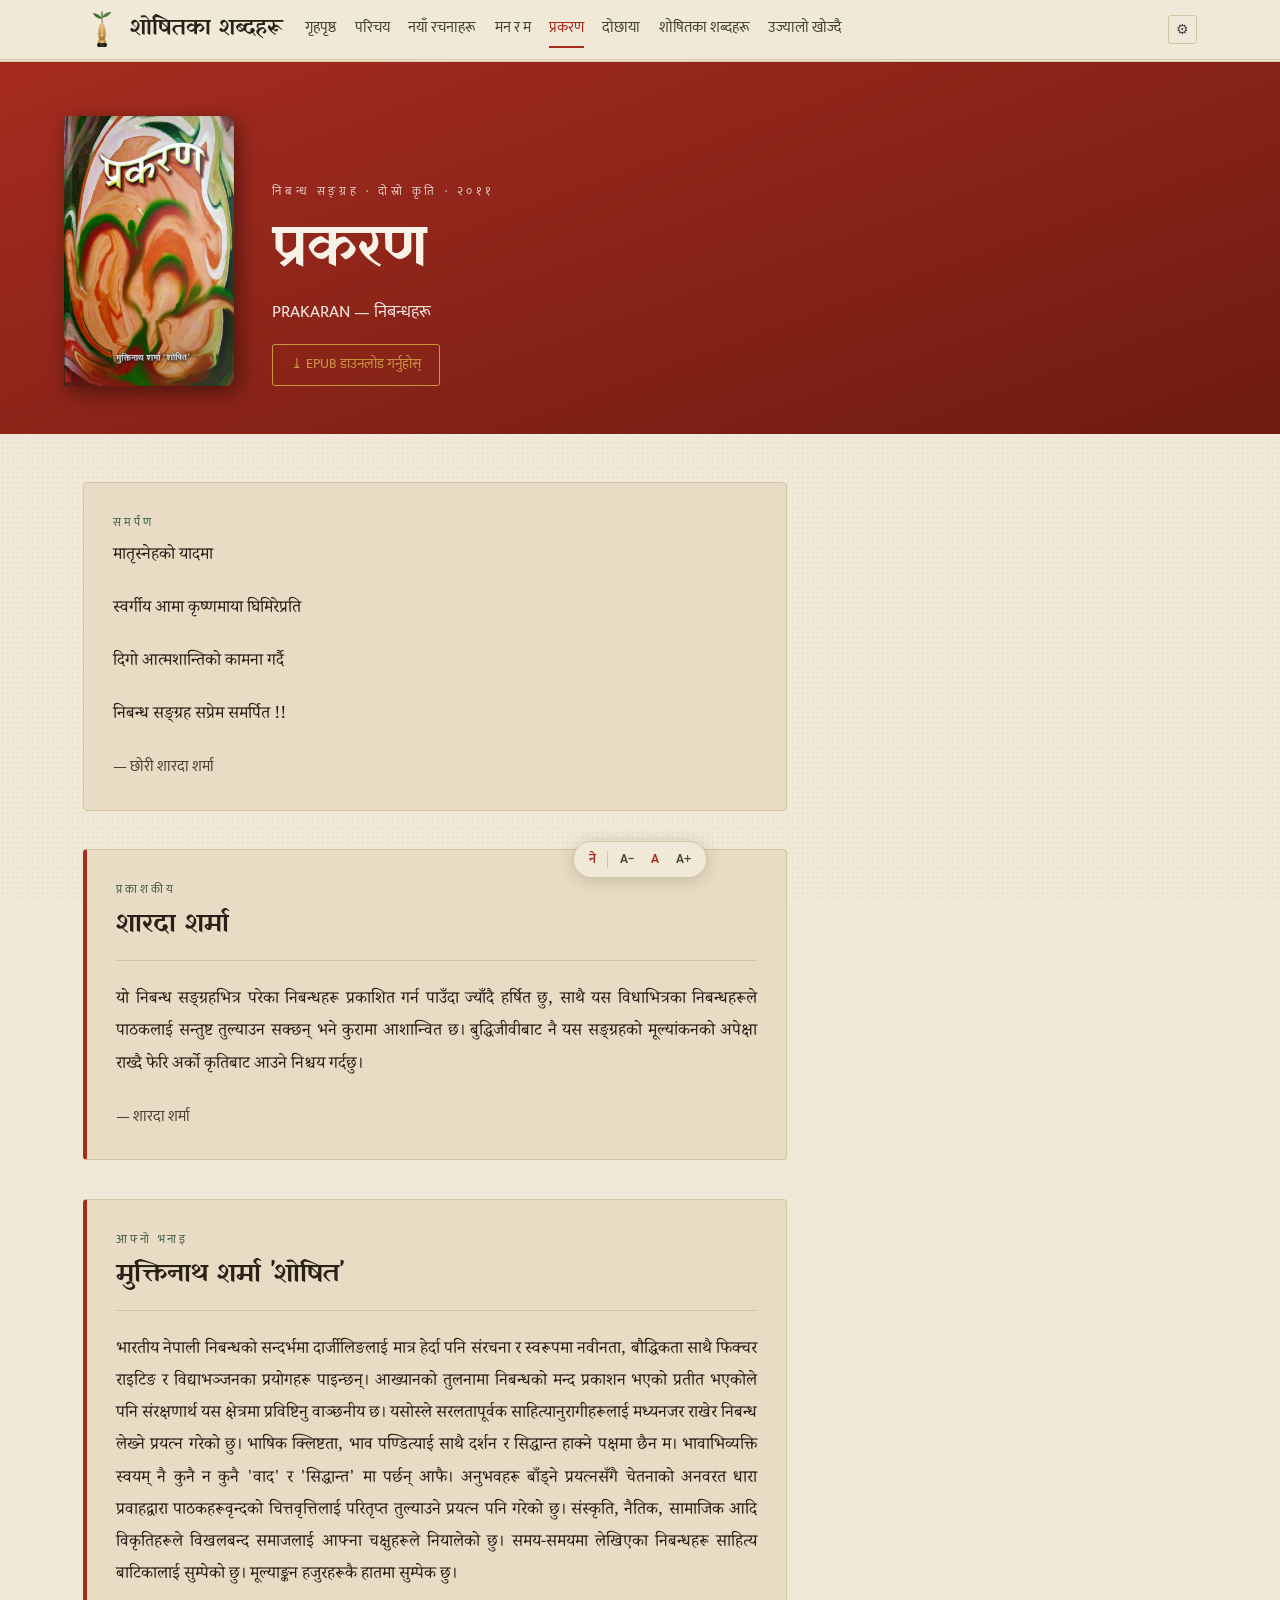
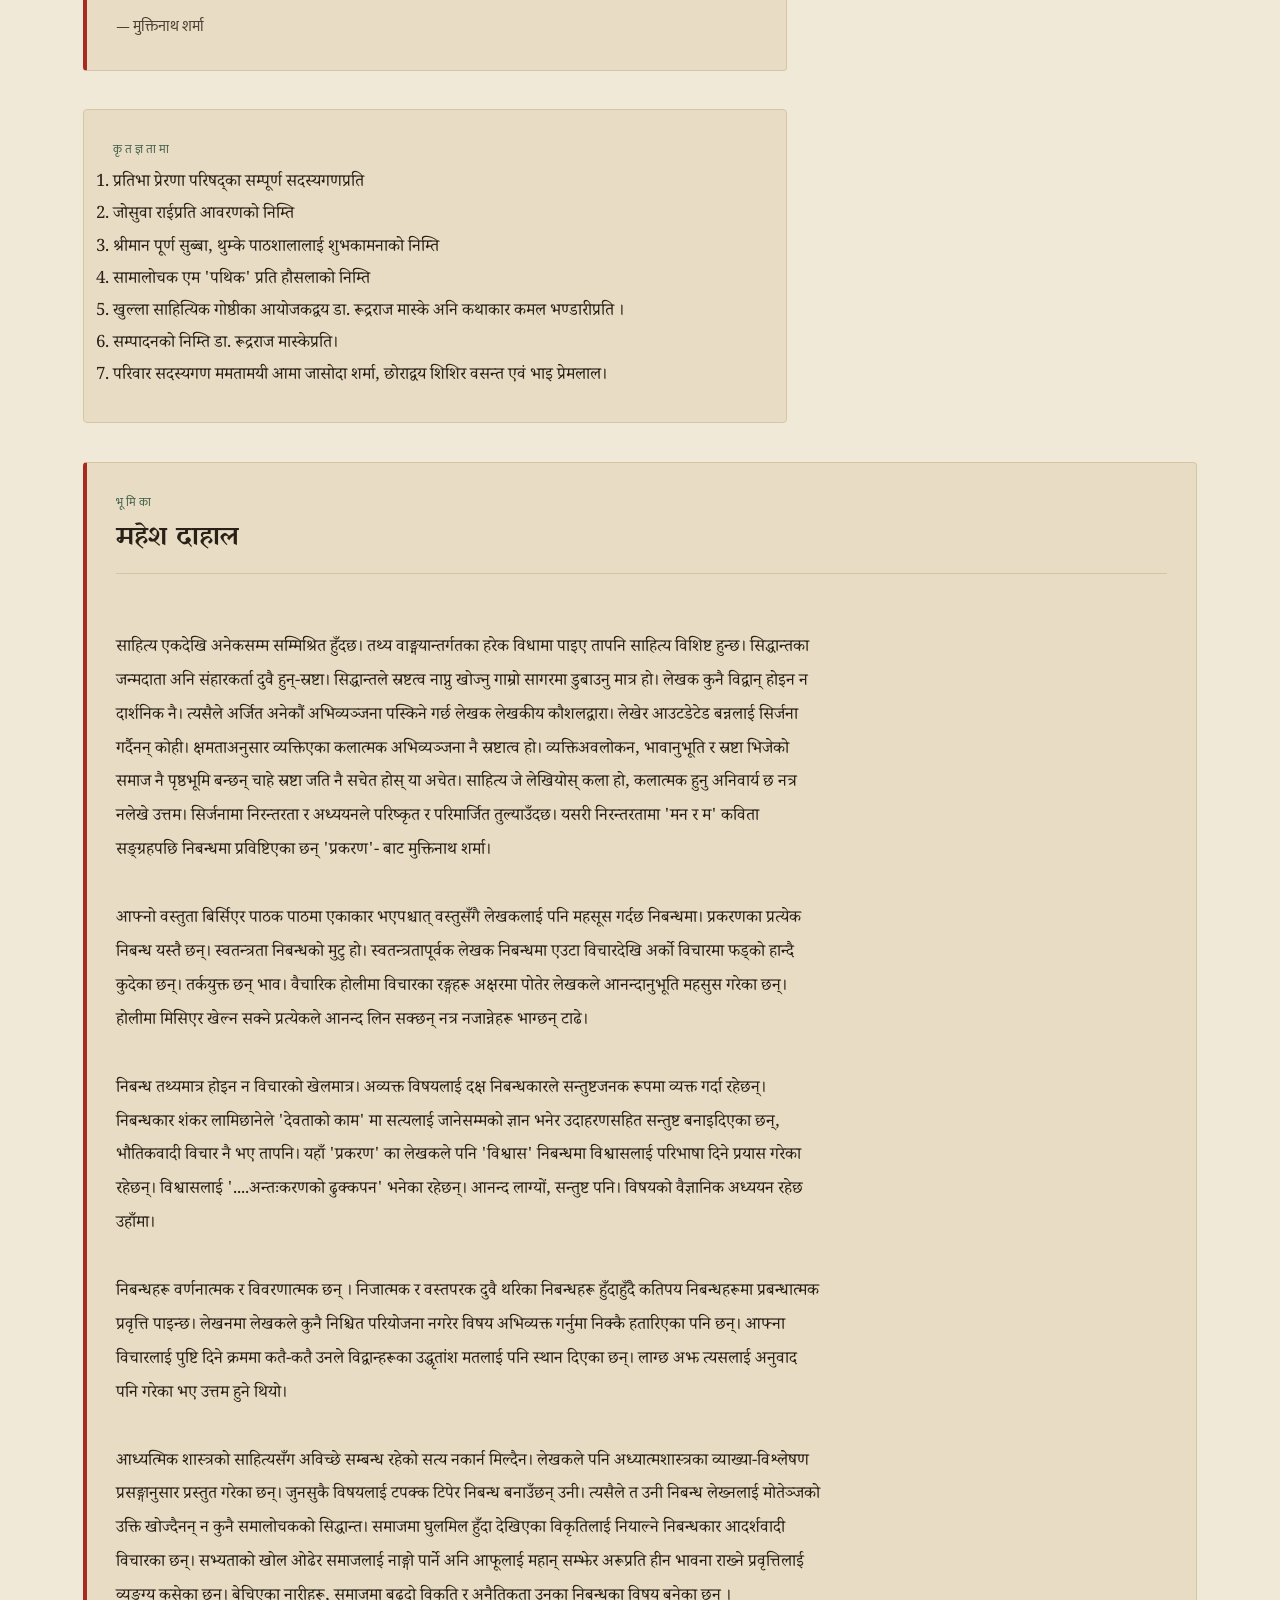
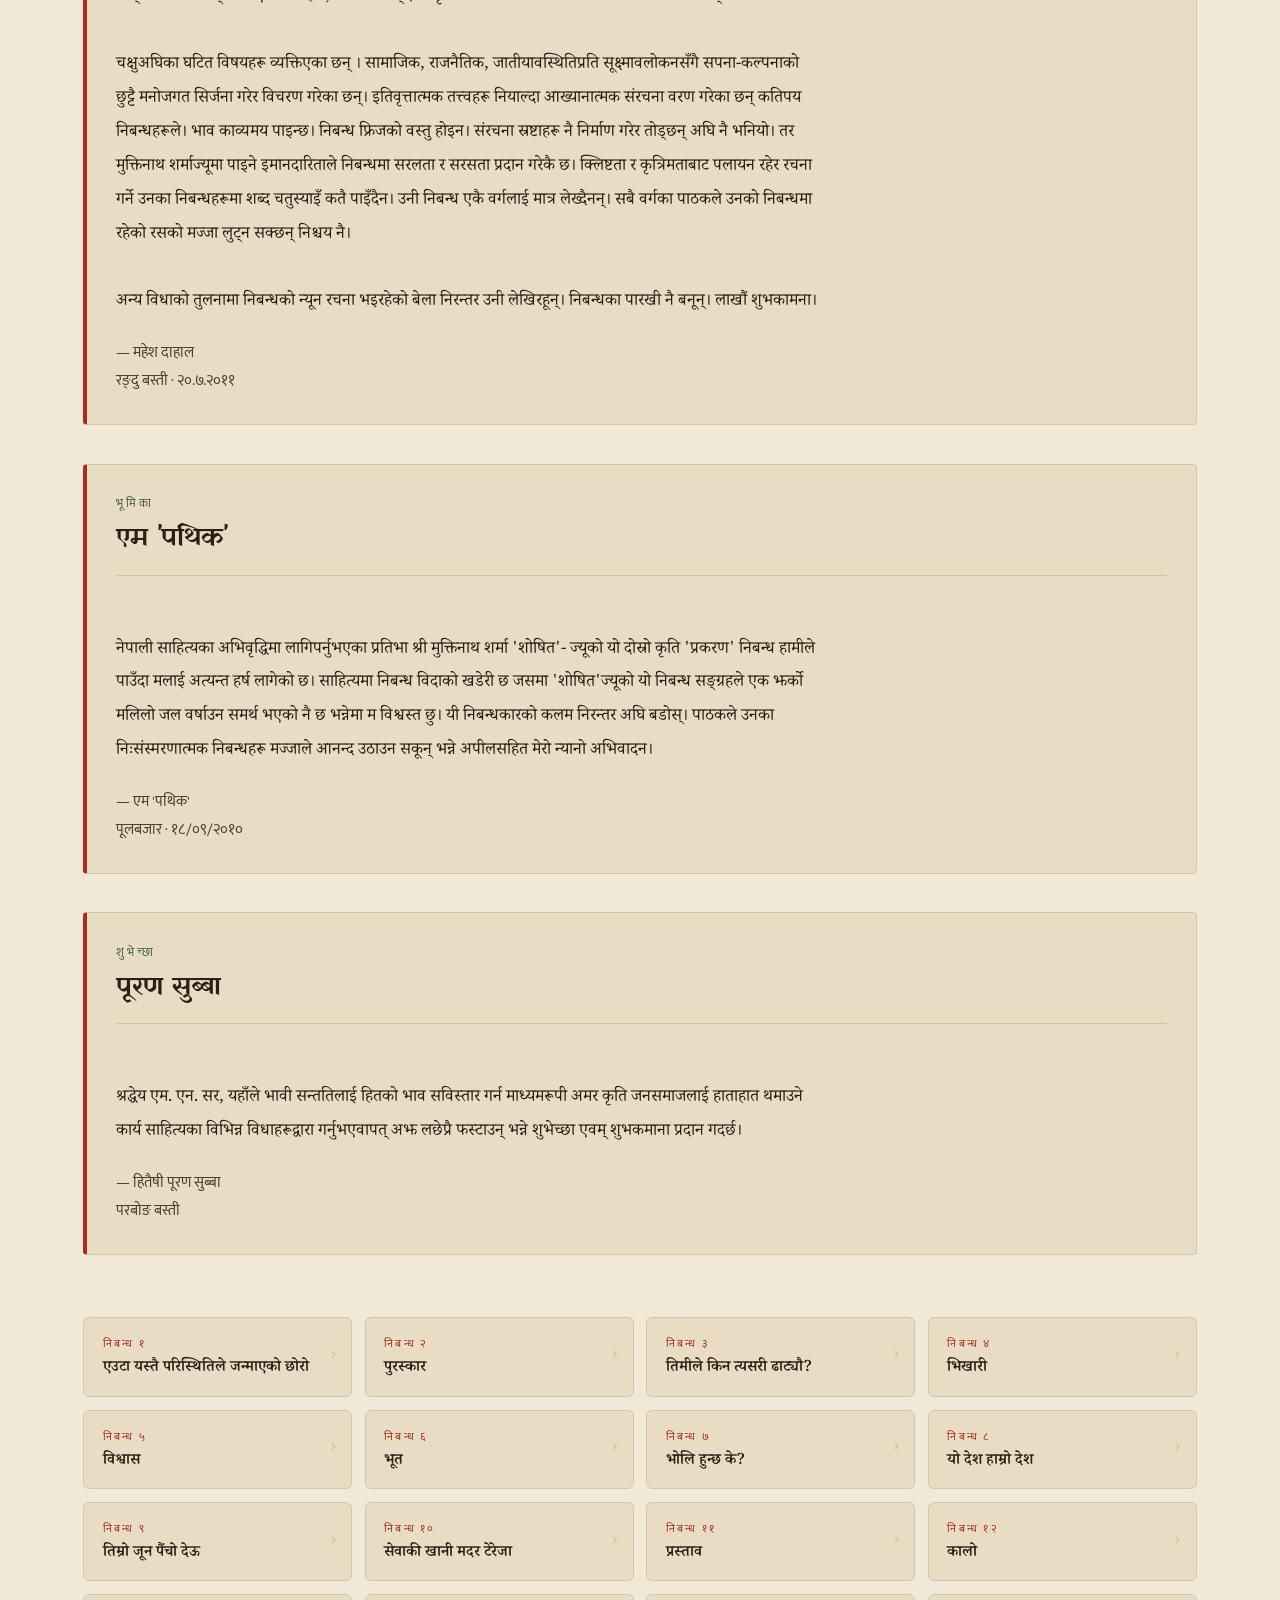
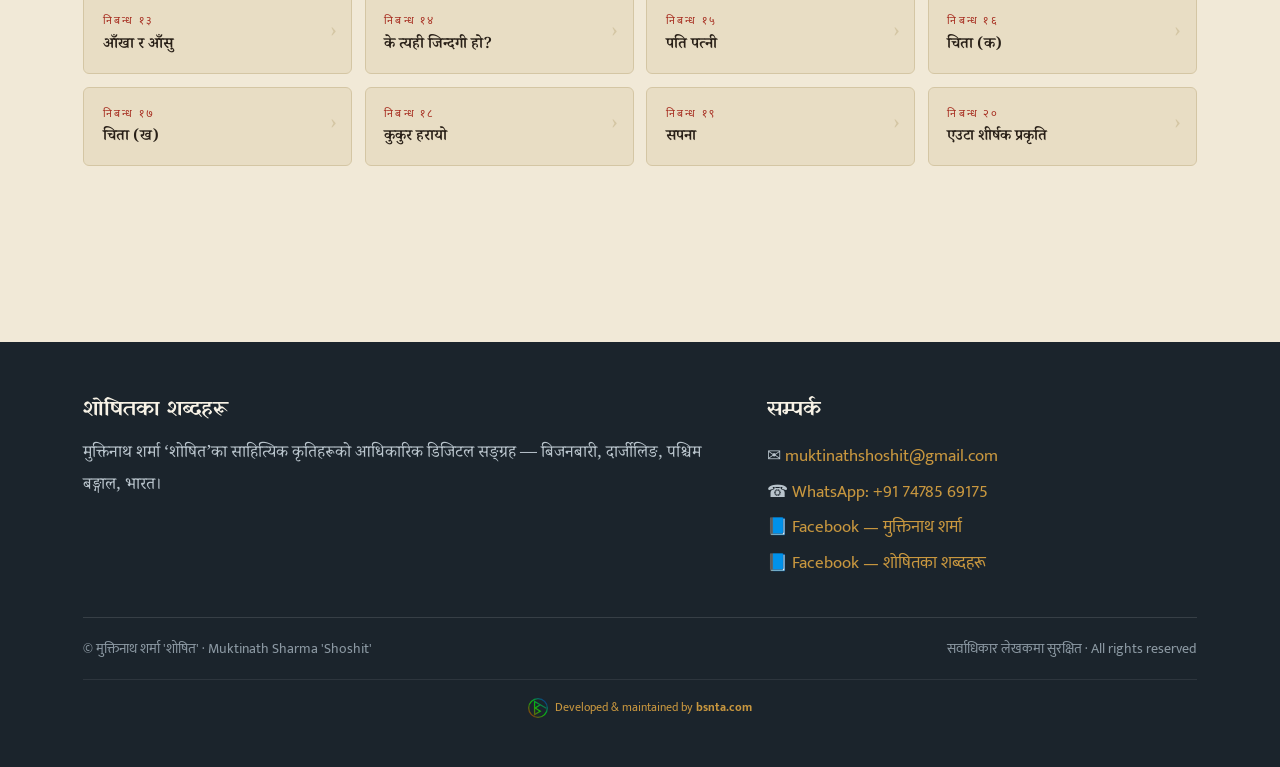
<file: books/prakaran.html>
<!DOCTYPE html>
<html lang="ne">
<head>
<meta charset="UTF-8">
<meta name="viewport" content="width=device-width, initial-scale=1">
<title>प्रकरण — निबन्ध सङ्ग्रह · मुक्तिनाथ शर्मा 'शोषित'</title>
<meta name="description" content="'प्रकरण' (२०११) — मुक्तिनाथ शर्मा 'शोषित'को दोस्रो कृति तथा निबन्ध सङ्ग्रह। विश्वास, भूत, कालो, आँखा र आँसु, पति-पत्नी लगायत २० निबन्धहरू।">

<!-- Open Graph -->
<meta property="og:type" content="book">
<meta property="og:site_name" content="शोषितका शब्दहरू">
<meta property="og:url" content="https://shoshit.in/books/prakaran.html">
<meta property="og:title" content="प्रकरण — मुक्तिनाथ शर्मा 'शोषित' · निबन्ध सङ्ग्रह">
<meta property="og:description" content="'प्रकरण' (२०११) — २० व्यङ्ग्यात्मक निबन्धहरूको सङ्ग्रह। सामाजिक विसङ्गति, दार्जीलिङ जनजीवन र मानवीय स्वभावमाथि तीखो दृष्टि।">
<meta property="og:image" content="https://shoshit.in/images/covers/prakaran-cover.png">
<meta property="og:image:alt" content="Cover of Prakaran essay collection by Muktinath Sharma Shoshit">
<meta property="og:locale" content="ne_NP">
<meta property="book:author" content="Muktinath Sharma 'Shoshit'">
<meta property="book:release_date" content="2011">

<!-- Twitter / X Card -->
<meta name="twitter:card" content="summary_large_image">
<meta name="twitter:title" content="प्रकरण — Muktinath Sharma 'Shoshit' · 20 Essays (2011)">
<meta name="twitter:description" content="Second work and essay collection (2011) by Muktinath Sharma 'Shoshit' — 20 satirical essays on social life, Darjeeling, and human nature. Full text at shoshit.in">
<meta name="twitter:image" content="https://shoshit.in/images/covers/prakaran-cover.png">

<!-- Canonical -->
<link rel="canonical" href="https://shoshit.in/books/prakaran.html">

<!-- JSON-LD: Book -->
<script type="application/ld+json">
{
  "@context": "https://schema.org",
  "@type": "Book",
  "name": "प्रकरण",
  "alternateName": "Prakaran",
  "url": "https://shoshit.in/books/prakaran.html",
  "author": {
    "@type": "Person",
    "@id": "https://shoshit.in/#author",
    "name": "Muktinath Sharma 'Shoshit'"
  },
  "datePublished": "2011",
  "inLanguage": "ne",
  "genre": "Essay",
  "description": "Second published work — a collection of 20 satirical essays on social life, Darjeeling community, and human nature.",
  "image": "https://shoshit.in/images/covers/prakaran-cover.png"
}
</script>

<link rel="preconnect" href="https://fonts.googleapis.com">
<link rel="preconnect" href="https://fonts.gstatic.com" crossorigin>
<link href="https://fonts.googleapis.com/css2?family=Yatra+One&family=Noto+Serif+Devanagari:wght@400;600&family=Mukta:wght@400;600&display=swap" rel="stylesheet">
<link rel="stylesheet" href="../css/style.css">
<link rel="icon" href="../images/shoshit-logo-badge.svg" type="image/svg+xml">
<!-- Google tag (gtag.js) -->
<script async src="https://www.googletagmanager.com/gtag/js?id=G-NLBF8HPNWE"></script>
<script>
  window.dataLayer = window.dataLayer || [];
  function gtag(){dataLayer.push(arguments);}
  gtag('js', new Date());
  gtag('config', 'G-NLBF8HPNWE');
</script>
</head>
<body>

<div id="read-progress" role="progressbar" aria-label="Reading progress" aria-valuenow="0" aria-valuemin="0" aria-valuemax="100"></div>
<a class="skip-link" href="#main-content">Skip to content</a>

<header class="site-head">
  <div class="wrap">
    <a class="brand" href="../index.html">
      <img src="../images/shoshit-logo.svg" alt="" class="brand-logo logo-light" width="38" height="38"><img src="../images/shoshit-logo-dark.svg" alt="" class="brand-logo logo-dark" width="38" height="38">
      शोषितका शब्दहरू
    </a>
    <button id="nav-toggle" aria-expanded="false" aria-controls="main-nav" aria-label="Navigation menu">
      <svg width="22" height="18" viewBox="0 0 22 18" fill="none" aria-hidden="true">
        <rect y="0" width="22" height="2.5" rx="1.25" fill="currentColor"/>
        <rect y="7.75" width="22" height="2.5" rx="1.25" fill="currentColor"/>
        <rect y="15.5" width="22" height="2.5" rx="1.25" fill="currentColor"/>
      </svg>
    </button>
    <div class="nav-wrap">
    <nav class="site-nav" id="main-nav" aria-label="मुख्य">
      <a href="../index.html" data-ne="गृहपृष्ठ" data-en="Home" data-hi="मुख्य पृष्ठ">गृहपृष्ठ</a>
      <a href="../parichay.html" data-ne="परिचय" data-en="About" data-hi="परिचय">परिचय</a>
      <a href="../rachana.html" data-ne="नयाँ रचनाहरू" data-en="New Works" data-hi="नई रचनाएँ">नयाँ रचनाहरू</a>
      <a href="man-ra-ma.html" data-ne="मन र म" data-en="Man ra Ma" data-hi="मन र मैं">मन र म</a>
      <a href="prakaran.html" aria-current="page" data-ne="प्रकरण" data-en="Prakaran" data-hi="प्रकरण">प्रकरण</a>
      <a href="dochhaya.html" data-ne="दोछाया" data-en="Dochhaya" data-hi="दोछाया">दोछाया</a>
      <a href="shoshitka-shabdaharu.html" data-ne="शोषितका शब्दहरू" data-en="Shoshitka Shabdaharu" data-hi="शोषित के शब्द">शोषितका शब्दहरू</a>
      <a href="ujyalo-khojdai.html" data-ne="उज्यालो खोज्दै" data-en="Ujyalo Khojdai" data-hi="उज्यालो खोज्दै">उज्यालो खोज्दै</a>
    </nav>
    </div>
    <button id="settings-toggle" aria-label="Settings" aria-expanded="false" title="Settings">⚙</button>
  </div>
</header>

<main id="main-content">
  <section class="work-hero t-prakaran">
    <div class="wrap">
      <div class="hero-cover">
        <img src="../images/covers/prakaran-cover.png" alt="प्रकरण — मुक्तिनाथ शर्मा 'शोषित'">
      </div>
      <div class="hero-text">
        <span class="eyebrow" data-ne="निबन्ध सङ्ग्रह · दोस्रो कृति · २०११" data-en="Essay Collection · Second Work · 2011" data-hi="निबंध संग्रह · दूसरी कृति · २०११">निबन्ध सङ्ग्रह · दोस्रो कृति · २०११</span>
        <h1 data-ne="प्रकरण" data-en="Prakaran" data-hi="प्रकरण">प्रकरण</h1>
        <p class="sub" data-ne="PRAKARAN — निबन्धहरू" data-en="PRAKARAN — Essays" data-hi="PRAKARAN — निबंध">PRAKARAN — निबन्धहरू</p>
        <a class="btn hero-dl" href="../epub/prakaran.epub" download data-ne="⤓ EPUB डाउनलोड गर्नुहोस्" data-en="⤓ Download EPUB" data-hi="⤓ EPUB डाउनलोड करें">⤓ EPUB डाउनलोड गर्नुहोस्</a>
      </div>
    </div>
  </section>

  <div class="reader in-listing" id="top">
    <details class="toc-fold" open>
      <summary data-ne="निबन्ध-सूची हेर्नुहोस् (२०)" data-en="Table of Contents (20)" data-hi="सूची देखें (20)">निबन्ध-सूची हेर्नुहोस् (२०)</summary>
      <nav class="toc" aria-label="निबन्ध-सूची">
        <h2>निबन्ध-सूची</h2>
        <ol>
          <li><a href="#n1" data-ne="एउटा यस्तै परिस्थितिले जन्माएको छोरो" data-en="A Son Born of Such Circumstance" data-hi="ऐसी परिस्थिति में जन्मा बेटा">एउटा यस्तै परिस्थितिले जन्माएको छोरो</a></li>
          <li><a href="#n2" data-ne="पुरस्कार" data-en="Reward" data-hi="पुरस्कार">पुरस्कार</a></li>
          <li><a href="#n3" data-ne="तिमीले किन त्यसरी ढाट्यौ?" data-en="Why Did You Lie Like That?" data-hi="तुमने ऐसा झूठ क्यों बोला?">तिमीले किन त्यसरी ढाट्यौ?</a></li>
          <li><a href="#n4" data-ne="भिखारी" data-en="The Beggar" data-hi="भिखारी">भिखारी</a></li>
          <li><a href="#n5" data-ne="विश्वास" data-en="Trust" data-hi="विश्वास">विश्वास</a></li>
          <li><a href="#n6" data-ne="भूत" data-en="Ghost" data-hi="भूत">भूत</a></li>
          <li><a href="#n7" data-ne="भोलि हुन्छ के?" data-en="What Will Happen Tomorrow?" data-hi="कल क्या होगा?">भोलि हुन्छ के?</a></li>
          <li><a href="#n8" data-ne="यो देश हाम्रो देश" data-en="This Country, Our Country" data-hi="यह देश हमारा देश">यो देश हाम्रो देश</a></li>
          <li><a href="#n9" data-ne="तिम्रो जून पैंचो देऊ" data-en="Lend Me Your Moonlight" data-hi="अपनी चाँदनी उधार दो">तिम्रो जून पैंचो देऊ</a></li>
          <li><a href="#n10" data-ne="सेवाकी खानी मदर टेरेजा" data-en="Mother Teresa, Mine of Service" data-hi="सेवा की खान मदर टेरेसा">सेवाकी खानी मदर टेरेजा</a></li>
          <li><a href="#n11" data-ne="प्रस्ताव" data-en="The Proposal" data-hi="प्रस्ताव">प्रस्ताव</a></li>
          <li><a href="#n12" data-ne="कालो" data-en="Black" data-hi="काला">कालो</a></li>
          <li><a href="#n13" data-ne="आँखा र आँसु" data-en="Eyes and Tears" data-hi="आँखें और आँसू">आँखा र आँसु</a></li>
          <li><a href="#n14" data-ne="के त्यही जिन्दगी हो?" data-en="Is That Life?" data-hi="क्या यही जिन्दगी है?">के त्यही जिन्दगी हो?</a></li>
          <li><a href="#n15" data-ne="पति पत्नी" data-en="Husband and Wife" data-hi="पति पत्नी">पति पत्नी</a></li>
          <li><a href="#n16" data-ne="चिता (क)" data-en="The Pyre (Part I)" data-hi="चिता (क)">चिता (क)</a></li>
          <li><a href="#n17" data-ne="चिता (ख)" data-en="The Pyre (Part II)" data-hi="चिता (ख)">चिता (ख)</a></li>
          <li><a href="#n18" data-ne="कुकुर हरायो" data-en="The Dog Is Lost" data-hi="कुत्ता गुम गया">कुकुर हरायो</a></li>
          <li><a href="#n19" data-ne="सपना" data-en="Dream" data-hi="सपना">सपना</a></li>
          <li><a href="#n20" data-ne="एउटा शीर्षक प्रकृति" data-en="A Title: Nature" data-hi="एक शीर्षक: प्रकृति">एउटा शीर्षक प्रकृति</a></li>
        </ol>
      </nav>
    </details>

    <div class="works">
      <div class="frontmatter prose">
        <span class="kicker fm-type" data-ne="समर्पण" data-en="Dedication" data-hi="समर्पण">समर्पण</span>
        <div class="trans lang-ne">
          <p>मातृस्नेहको यादमा</p>
          <p>स्वर्गीय आमा कृष्णमाया घिमिरेप्रति</p>
          <p>दिगो आत्मशान्तिको कामना गर्दै</p>
          <p>निबन्ध सङ्ग्रह सप्रेम समर्पित !!</p>
          <p class="sig">— छोरी शारदा शर्मा</p>
        </div>
        <div class="trans lang-en" lang="en" hidden>
          <p>In memory of a mother's love</p>
          <p>To the late mother, Krishnamaya Ghimire</p>
          <p>With a wish for her enduring peace of soul</p>
          <p>This essay collection is offered with love</p>
          <p class="sig">— Daughter, Sharada Sharma</p>
        </div>
        <div class="trans lang-hi" lang="hi" hidden>
          <p>माँ के स्नेह की याद में</p>
          <p>स्वर्गीय माँ कृष्णमाया घिमिरे को</p>
          <p>उनकी आत्मशांति की कामना के साथ</p>
          <p>यह निबंध संग्रह प्रेमपूर्वक समर्पित !!</p>
          <p class="sig">— पुत्री शारदा शर्मा</p>
        </div>
      </div>

      <div class="frontmatter fm-byline prose">
        <div class="fm-header">
          <span class="fm-type" data-ne="प्रकाशकीय" data-en="Publisher's Note" data-hi="प्रकाशकीय">प्रकाशकीय</span>
          <h3 class="fm-name">शारदा शर्मा</h3>
        </div>
        <div class="trans lang-ne">
          <p>यो निबन्ध सङ्ग्रहभित्र परेका निबन्धहरू प्रकाशित गर्न पाउँदा ज्याँदै हर्षित छु, साथै यस विधाभित्रका निबन्धहरूले पाठकलाई सन्तुष्ट तुल्याउन सक्छन् भने कुरामा आशान्वित छ। बुद्धिजीवीबाट नै यस सङ्ग्रहको मूल्यांकनको अपेक्षा राख्दै फेरि अर्को कृतिबाट आउने निश्चय गर्दछु।</p>
          <p class="sig">— शारदा शर्मा</p>
        </div>
        <div class="trans lang-en" lang="en" hidden>
          <p>I am greatly pleased to have the opportunity to publish the essays in this collection, and I am hopeful that these essays, as a form, will satisfy the reader. Awaiting the evaluation of this collection from the intelligentsia, I am determined to return with another work.</p>
          <p class="sig">— Sharada Sharma</p>
        </div>
        <div class="trans lang-hi" lang="hi" hidden>
          <p>इस निबंध संग्रह में सम्मिलित निबंधों को प्रकाशित करने का अवसर पाकर मैं अत्यंत प्रसन्न हूँ। साथ ही आशा है कि इस विधा के निबंध पाठकों को संतुष्ट कर सकेंगे। बुद्धिजीवियों से इस संग्रह के मूल्यांकन की अपेक्षा रखते हुए अगली कृति के साथ पुनः आने का निश्चय करती हूँ।</p>
          <p class="sig">— शारदा शर्मा</p>
        </div>
      </div>

      <div class="frontmatter fm-byline prose">
        <div class="fm-header">
          <span class="fm-type" data-ne="आफ्नो भनाइ" data-en="Author's Note" data-hi="लेखकीय">आफ्नो भनाइ</span>
          <h3 class="fm-name">मुक्तिनाथ शर्मा 'शोषित'</h3>
        </div>
        <div class="trans lang-ne">
          <p>भारतीय नेपाली निबन्धको सन्दर्भमा दार्जीलिङलाई मात्र हेर्दा पनि संरचना र स्वरूपमा नवीनता, बौद्धिकता साथै फिक्चर राइटिङ र विद्याभञ्जनका प्रयोगहरू पाइन्छन्। आख्यानको तुलनामा निबन्धको मन्द प्रकाशन भएको प्रतीत भएकोले पनि संरक्षणार्थ यस क्षेत्रमा प्रविष्टिनु वाञ्छनीय छ। यसोस्ले सरलतापूर्वक साहित्यानुरागीहरूलाई मध्यनजर राखेर निबन्ध लेख्ने प्रयत्न गरेको छु। भाषिक क्लिष्टता, भाव पण्डित्याई साथै दर्शन र सिद्धान्त हाक्ने पक्षमा छैन म। भावाभिव्यक्ति स्वयम् नै कुनै न कुनै 'वाद' र 'सिद्धान्त' मा पर्छन् आफै। अनुभवहरू बाँड्ने प्रयत्नसँगै चेतनाको अनवरत धारा प्रवाहद्वारा पाठकहरूवृन्दको चित्तवृत्तिलाई परितृप्त तुल्याउने प्रयत्न पनि गरेको छु। संस्कृति, नैतिक, सामाजिक आदि विकृतिहरूले विखलबन्द समाजलाई आफ्ना चक्षुहरूले नियालेको छु। समय-समयमा लेखिएका निबन्धहरू साहित्य बाटिकालाई सुम्पेको छु। मूल्याङ्कन हजुरहरूकै हातमा सुम्पेक छु।</p>
          <p class="sig">— मुक्तिनाथ शर्मा</p>
        </div>
        <div class="trans lang-en" lang="en" hidden>
          <p>Looking at Darjeeling alone within the context of Indian Nepali essays, one finds innovation in structure and form, intellectualism, and experiments in feature writing and genre-blending. Since essay publication has seemed relatively slow compared to narrative forms, it seems worthwhile to enter this field for its preservation. With that in mind, I have tried to write essays with simplicity, keeping literature lovers in view. I am not given to linguistic complexity, intellectual posturing, or wielding philosophy and theory as clubs. Expression of feeling itself naturally falls into some 'ism' or 'theory' of its own. Along with sharing experiences, I have also tried to nourish readers' minds through the unceasing flow of consciousness. I have observed with my own eyes a society fractured by cultural, moral, and social corruption. The essays written from time to time have been offered to the garden of literature. I leave their evaluation in your hands.</p>
          <p class="sig">— Muktinath Sharma</p>
        </div>
        <div class="trans lang-hi" lang="hi" hidden>
          <p>भारतीय नेपाली निबंध के संदर्भ में केवल दार्जीलिंग को देखने पर भी संरचना और स्वरूप में नवीनता, बौद्धिकता तथा फीचर राइटिंग और विधाभंजन के प्रयोग मिलते हैं। आख्यान की तुलना में निबंध का प्रकाशन धीमा प्रतीत होने के कारण, इस क्षेत्र में संरक्षण हेतु प्रवेश करना उचित है। इसी सोच से साहित्यानुरागियों को ध्यान में रखकर सरलतापूर्वक निबंध लिखने का प्रयास किया है। भाषिक क्लिष्टता, भावपांडित्य तथा दर्शन और सिद्धांत के आडंबर में विश्वास नहीं रखता मैं। भावाभिव्यक्ति स्वयं ही किसी न किसी 'वाद' और 'सिद्धांत' में पड़ जाती है। अनुभव बाँटने के प्रयास के साथ-साथ चेतना की अविरल धारा द्वारा पाठकों के चित्त को परितृप्त करने का प्रयास भी किया है। सांस्कृतिक, नैतिक, सामाजिक विकृतियों से विखंडित समाज को अपनी आँखों से निहारा है। समय-समय पर लिखे निबंध साहित्य की वाटिका को सौंपे हैं। मूल्यांकन आप सबके हाथों में है।</p>
          <p class="sig">— मुक्तिनाथ शर्मा</p>
        </div>
      </div>

      <div class="frontmatter prose">
        <span class="kicker fm-type" data-ne="कृतज्ञतामा" data-en="Acknowledgements" data-hi="आभार">कृतज्ञतामा</span>
        <div class="trans lang-ne">
          <ol>
            <li>प्रतिभा प्रेरणा परिषद्का सम्पूर्ण सदस्यगणप्रति</li>
            <li>जोसुवा राईप्रति आवरणको निम्ति</li>
            <li>श्रीमान पूर्ण सुब्बा, थुम्के पाठशालालाई शुभकामनाको निम्ति</li>
            <li>सामालोचक एम 'पथिक' प्रति हौसलाको निम्ति</li>
            <li>खुल्ला साहित्यिक गोष्ठीका आयोजकद्वय डा. रूद्रराज मास्के अनि कथाकार कमल भण्डारीप्रति ।</li>
            <li>सम्पादनको निम्ति डा. रूद्रराज मास्केप्रति।</li>
            <li>परिवार सदस्यगण ममतामयी आमा जासोदा शर्मा, छोराद्वय शिशिर वसन्त एवं भाइ प्रेमलाल।</li>
          </ol>
        </div>
        <div class="trans lang-en" lang="en" hidden>
          <ol>
            <li>To all the members of Pratibha Prerna Parishad</li>
            <li>To Joshua Rai, for the cover</li>
            <li>To Mr Purna Subba and Thumke Pathshala, for their good wishes</li>
            <li>To critic M 'Pathik', for his encouragement</li>
            <li>To the co-organisers of the Open Literary Seminar: Dr Rudraraj Maske and fiction writer Kamal Bhandari</li>
            <li>To Dr Rudraraj Maske, for editorial support</li>
            <li>To family: my affectionate mother Jasodha Sharma, sons Shishir and Basanta, and brother Premlal</li>
          </ol>
        </div>
        <div class="trans lang-hi" lang="hi" hidden>
          <ol>
            <li>प्रतिभा प्रेरणा परिषद् के समस्त सदस्यों को</li>
            <li>जोसुवा राई को — आवरण के लिए</li>
            <li>श्रीमान पूर्ण सुब्बा एवं थुम्के पाठशाला को — शुभकामनाओं के लिए</li>
            <li>समालोचक एम 'पथिक' को — प्रोत्साहन के लिए</li>
            <li>खुली साहित्यिक गोष्ठी के आयोजकद्वय डॉ रूद्रराज मास्के और कथाकार कमल भण्डारी को</li>
            <li>डॉ रूद्रराज मास्के को — संपादन के लिए</li>
            <li>परिवार — ममतामयी माँ जशोदा शर्मा, पुत्रद्वय शिशिर एवं बसंत, और भाई प्रेमलाल</li>
          </ol>
        </div>
      </div>

      <div class="frontmatter fm-byline">
        <div class="fm-header">
          <span class="fm-type" data-ne="भूमिका" data-en="Foreword" data-hi="भूमिका">भूमिका</span>
          <h3 class="fm-name">महेश दाहाल</h3>
        </div>
        <div class="trans lang-ne">
          <div class="prose-flow">
साहित्य एकदेखि अनेकसम्म सम्मिश्रित हुँदछ। तथ्य वाङ्मयान्तर्गतका हरेक विधामा पाइए तापनि साहित्य विशिष्ट हुन्छ। सिद्धान्तका जन्मदाता अनि संहारकर्ता दुवै हुन्-स्रष्टा। सिद्धान्तले स्रष्टत्व नाप्नु खोज्नु गाम्रो सागरमा डुबाउनु मात्र हो। लेखक कुनै विद्वान् होइन न दार्शनिक नै। त्यसैले अर्जित अनेकौं अभिव्यञ्जना पस्किने गर्छ लेखक लेखकीय कौशलद्वारा। लेखेर आउटडेटेड बन्नलाई सिर्जना गर्दैनन् कोही। क्षमताअनुसार व्यक्तिएका कलात्मक अभिव्यञ्जना नै स्रष्टात्व हो। व्यक्तिअवलोकन, भावानुभूति र स्रष्टा भिजेको समाज नै पृष्ठभूमि बन्छन् चाहे स्रष्टा जति नै सचेत होस् या अचेत। साहित्य जे लेखियोस् कला हो, कलात्मक हुनु अनिवार्य छ नत्र नलेखे उत्तम। सिर्जनामा निरन्तरता र अध्ययनले परिष्कृत र परिमार्जित तुल्याउँदछ। यसरी निरन्तरतामा 'मन र म' कविता सङ्ग्रहपछि निबन्धमा प्रविष्टिएका छन् 'प्रकरण'- बाट मुक्तिनाथ शर्मा।

आफ्नो वस्तुता बिर्सिएर पाठक पाठमा एकाकार भएपश्चात् वस्तुसँगै लेखकलाई पनि महसूस गर्दछ निबन्धमा। प्रकरणका प्रत्येक निबन्ध यस्तै छन्। स्वतन्त्रता निबन्धको मुटु हो। स्वतन्त्रतापूर्वक लेखक निबन्धमा एउटा विचारदेखि अर्को विचारमा फड्को हान्दै कुदेका छन्। तर्कयुक्त छन् भाव। वैचारिक होलीमा विचारका रङ्गहरू अक्षरमा पोतेर लेखकले आनन्दानुभूति महसुस गरेका छन्। होलीमा मिसिएर खेल्न सक्ने प्रत्येकले आनन्द लिन सक्छन् नत्र नजान्नेहरू भाग्छन् टाढे।

निबन्ध तथ्यमात्र होइन न विचारको खेलमात्र। अव्यक्त विषयलाई दक्ष निबन्धकारले सन्तुष्टजनक रूपमा व्यक्त गर्दा रहेछन्। निबन्धकार शंकर लामिछानेले 'देवताको काम' मा सत्यलाई जानेसम्मको ज्ञान भनेर उदाहरणसहित सन्तुष्ट बनाइदिएका छन्, भौतिकवादी विचार नै भए तापनि। यहाँ 'प्रकरण' का लेखकले पनि 'विश्वास' निबन्धमा विश्वासलाई परिभाषा दिने प्रयास गरेका रहेछन्। विश्वासलाई '....अन्तःकरणको ढुक्कपन' भनेका रहेछन्। आनन्द लाग्यों, सन्तुष्ट पनि। विषयको वैज्ञानिक अध्ययन रहेछ उहाँमा।

निबन्धहरू वर्णनात्मक र विवरणात्मक छन् । निजात्मक र वस्तपरक दुवै थरिका निबन्धहरू हुँदाहुँदै कतिपय निबन्धहरूमा प्रबन्धात्मक प्रवृत्ति पाइन्छ। लेखनमा लेखकले कुनै निश्चित परियोजना नगरेर विषय अभिव्यक्त गर्नुमा निक्कै हतारिएका पनि छन्। आफ्ना विचारलाई पुष्टि दिने क्रममा कतै-कतै उनले विद्वान्हरूका उद्धृतांश मतलाई पनि स्थान दिएका छन्। लाग्छ अझ त्यसलाई अनुवाद पनि गरेका भए उत्तम हुने थियो।

आध्यत्मिक शास्त्रको साहित्यसँग अविच्छे सम्बन्ध रहेको सत्य नकार्न मिल्दैन। लेखकले पनि अध्यात्मशास्त्रका व्याख्या-विश्लेषण प्रसङ्गानुसार प्रस्तुत गरेका छन्। जुनसुकै विषयलाई टपक्क टिपेर निबन्ध बनाउँछन् उनी। त्यसैले त उनी निबन्ध लेख्नलाई मोतेञ्जको उक्ति खोज्दैनन् न कुनै समालोचकको सिद्धान्त। समाजमा घुलमिल हुँदा देखिएका विकृतिलाई नियाल्ने निबन्धकार आदर्शवादी विचारका छन्। सभ्यताको खोल ओढेर समाजलाई नाङ्गो पार्ने अनि आफूलाई महान् सम्झेर अरूप्रति हीन भावना राख्ने प्रवृत्तिलाई व्यङ्ग्य कसेका छन्। बेचिएका नारीहरू, समाजमा बढ्दो विकृति र अनैतिकता उनका निबन्धका विषय बनेका छन् ।

चक्षुअघिका घटित विषयहरू व्यक्तिएका छन् । सामाजिक, राजनैतिक, जातीयावस्थितिप्रति सूक्ष्मावलोकनसँगै सपना-कल्पनाको छुट्टै मनोजगत सिर्जना गरेर विचरण गरेका छन्। इतिवृत्तात्मक तत्त्वहरू नियाल्दा आख्यानात्मक संरचना वरण गरेका छन् कतिपय निबन्धहरूले। भाव काव्यमय पाइन्छ। निबन्ध फ्रिजको वस्तु होइन। संरचना स्रष्टाहरू नै निर्माण गरेर तोड्छन् अघि नै भनियो। तर मुक्तिनाथ शर्माज्यूमा पाइने इमानदारिताले निबन्धमा सरलता र सरसता प्रदान गरेकै छ। क्लिष्टता र कृत्रिमताबाट पलायन रहेर रचना गर्ने उनका निबन्धहरूमा शब्द चतुस्याइँ कतै पाइँदैन। उनी निबन्ध एकै वर्गलाई मात्र लेख्दैनन्। सबै वर्गका पाठकले उनको निबन्धमा रहेको रसको मज्जा लुट्न सक्छन् निश्चय नै।

अन्य विधाको तुलनामा निबन्धको न्यून रचना भइरहेको बेला निरन्तर उनी लेखिरहून्। निबन्धका पारखी नै बनून्। लाखौं शुभकामना।
</div>
          <p class="sig">— महेश दाहाल<br>रङ्दु बस्ती · २०.७.२०११</p>
        </div>
        <div class="trans lang-en" lang="en" hidden>
          <div class="prose-flow">Literature combines the singular with the multitude. Though facts are found in every genre, literature is distinctive. The author is both progenitor and destroyer of theory — to try to measure creativity by theory alone is only to drown in a fathomless ocean. A writer is neither a scholar nor a philosopher; it is through writerly craft that a writer brings forth the many expressions accumulated over a lifetime. No one creates in order to become outdated. Artistic expression commensurate with one's capacity is what authorship is. Individual observation, emotional experience, and the society the author has absorbed — these become the backdrop, whether the creator is conscious of it or not. Whatever is written in literature must be art; if not, better left unwritten. Continuity and study refine and improve creation. It is in this spirit of continuity that Muktinath Sharma enters the essay form in <em>Prakaran</em>, following his poetry collection <em>Man ra Ma</em>.

Once a reader's own selfhood dissolves into the text, they sense not only the subject but the author as well. Every essay in <em>Prakaran</em> is like this. Freedom is the heart of the essay. The author leaps freely from one thought to the next. The feeling is reasoned. In the intellectual Holi of ideas, he has coloured letters with the hues of thought and experienced joy. Those who know how to play the festival enjoy it; those who do not flee.

An essay is not merely fact, nor merely a play of ideas. A skilled essayist gives satisfying expression to the inexpressible. Essayist Shankar Lamichhane, in <em>Devtako Kam</em>, defined truth as "knowledge up to what one knows" — even within a materialist framework. Here too the author of <em>Prakaran</em> attempts to define belief in his essay "Vishwas", calling it "…the inner mind's assurance." I was delighted and satisfied. He possesses a scientific understanding of his subject.

The essays are descriptive and expository. While both personal and objective essays are present, some show an argumentative tendency. In expressing his subjects without a fixed plan, the author sometimes appears hurried. To substantiate his ideas he has at times cited quotations from scholars — it seems it would have been even better had he translated these as well.

The truth of spiritual scripture's inseparable connection to literature cannot be denied. The author presents interpretations from spiritual texts as the occasion demands. He can pick up any subject and shape it into an essay. That is why he needs neither a Montaigne epigraph nor a critic's theory when he sits to write. Observing the distortions seen while mingling in society, he is idealistic in thought. He has satirised the tendency to expose society naked under a cloak of civilisation while considering oneself superior. Exploited women, growing moral corruption and social indecency have become his subjects.

Events unfolding before his eyes are expressed. Along with a subtle observation of social, political, and caste conditions, he has created and wandered in a private inner world of dreams and imagination. Some essays take on a narrative structure when examined for narrative elements. The feeling is poetic. An essay is not a refrigerated object. Structures are made and broken by authors — as already said. But the honesty found in Muktinath Sharma lends his essays a simplicity and grace. In his essays, which are composed steering clear of complexity and artificiality, verbal trickery is nowhere to be found. He does not write for only one class. Readers of all kinds can certainly enjoy the pleasure contained in his essays.

At a time when essays are written less than other forms, may he continue to write without ceasing. May he become a true connoisseur of the essay. A million good wishes.</div>
          <p class="sig">— Mahesh Dahal<br>Rangu Basti · 20.7.2011</p>
        </div>
        <div class="trans lang-hi" lang="hi" hidden>
          <div class="prose-flow">साहित्य एक से अनेक तक समन्वित होता है। यद्यपि तथ्य वाङ्मय की प्रत्येक विधा में पाए जाते हैं, साहित्य विशिष्ट होता है। सिद्धांत के जन्मदाता और संहारकर्ता दोनों ही सर्जक हैं। सिद्धांत से सृजनात्मकता मापने की कोशिश गहरे सागर में डुबोना मात्र है। लेखक न विद्वान् है, न दार्शनिक। इसीलिए लेखकीय कौशल से वह अर्जित अनेक अभिव्यक्तियाँ प्रस्तुत करता है। कोई पुराना पड़ने के लिए नहीं रचता। क्षमतानुसार व्यक्त कलात्मक अभिव्यक्ति ही सर्जनात्मकता है। व्यक्तिगत अवलोकन, भावानुभूति और वह समाज जिसमें सर्जक भीगा है — यही पृष्ठभूमि बनती है, चाहे सर्जक कितना भी सचेत हो या अचेत। साहित्य में जो भी लिखा जाए, कला होनी चाहिए — अन्यथा न लिखना ही श्रेयस्कर। निरंतरता और अध्ययन रचना को परिष्कृत करते हैं। इसी निरंतरता में <em>मन र म</em> के बाद मुक्तिनाथ शर्मा <em>प्रकरण</em> से निबंध विधा में प्रवेश करते हैं।

जब पाठक अपनी वस्तुता भूलकर पाठ में एकाकार हो जाता है, वह निबंध में विषय के साथ लेखक को भी महसूस करता है। <em>प्रकरण</em> के प्रत्येक निबंध ऐसे ही हैं। स्वतंत्रता निबंध का मूल है। लेखक निबंध में एक विचार से दूसरे विचार तक स्वतंत्र रूप से छलांग लगाता है। भाव तर्कसंगत हैं। वैचारिक होली में विचारों के रंगों को अक्षरों में भरकर लेखक ने आनंद का अनुभव किया है। जो खेलना जानते हैं वे आनंद लेते हैं; न जानने वाले दूर भाग जाते हैं।

निबंध केवल तथ्य नहीं, न केवल विचार-क्रीड़ा। दक्ष निबंधकार अव्यक्त विषयों को संतोषजनक रूप में व्यक्त करते हैं। निबंधकार शंकर लामिछाने ने <em>देवताको काम</em> में सत्य को "जानने की सीमा तक का ज्ञान" कहकर उदाहरण से संतुष्ट किया — भौतिकवादी विचार होने पर भी। यहाँ <em>प्रकरण</em> के लेखक ने भी 'विश्वास' निबंध में विश्वास को "…अंतःकरण की निश्चिंतता" कहा है। प्रसन्नता हुई, संतोष भी। उनमें विषय का वैज्ञानिक अध्ययन है।

निबंध वर्णनात्मक और विवरणात्मक हैं। व्यक्तिपरक और वस्तुपरक दोनों प्रकार के निबंध होते हुए भी कुछ में प्रबंधात्मक प्रवृत्ति मिलती है। विषय अभिव्यक्त करने में लेखक कहीं-कहीं शीघ्रता में भी दिखते हैं। अपने विचारों को पुष्ट करने के क्रम में उन्होंने विद्वानों के उद्धरण स्थान-स्थान पर दिए हैं — उनका अनुवाद भी किया होता तो और उत्तम होता।

अध्यात्मशास्त्र का साहित्य से अविच्छिन्न संबंध एक अखंडनीय सत्य है। लेखक ने भी प्रसंगानुसार अध्यात्म की व्याख्या प्रस्तुत की है। वे किसी भी विषय को उठाकर निबंध बना देते हैं — इसीलिए लिखने के लिए न मोंतेन्य की उक्ति खोजते हैं, न किसी समालोचक का सिद्धांत। समाज में घुलमिल होने पर दिखी विकृतियों को देखने वाले यह निबंधकार आदर्शवादी हैं। उन्होंने सभ्यता का आवरण ओढ़कर समाज को नंगा करने और स्वयं को महान समझ दूसरों को हीन मानने की प्रवृत्ति पर व्यंग्य कसा है। बिकी हुई नारियाँ, बढ़ती विकृति और अनैतिकता उनके निबंधों के विषय हैं।

आँखों के सामने घटित विषय व्यक्त हुए हैं। सामाजिक, राजनीतिक, जातीय स्थिति पर सूक्ष्म दृष्टि के साथ-साथ स्वप्न-कल्पना का एक अलग मानसिक जगत सृजित कर उसमें विचरण किया है। कुछ निबंधों ने आख्यानात्मक संरचना ग्रहण की है। भाव काव्यमय है। निबंध संग्रह की वस्तु नहीं। मुक्तिनाथ शर्मा की ईमानदारी उनके निबंधों को सरलता और सरसता देती है। जटिलता और कृत्रिमता से दूर इन निबंधों में शब्दों की चालाकी कहीं नहीं मिलती। वे सभी वर्गों के लिए लिखते हैं। सभी पाठक उनके निबंधों का रस ले सकते हैं, निस्संदेह।

अन्य विधाओं की तुलना में निबंध कम लिखे जाने के इस काल में वे निरंतर लिखते रहें। निबंध के सच्चे पारखी बनें। लाखों शुभकामनाएँ।</div>
          <p class="sig">— महेश दाहाल<br>रङ्दु बस्ती · २०.७.२०११</p>
        </div>
      </div>

      <div class="frontmatter fm-byline">
        <div class="fm-header">
          <span class="fm-type" data-ne="भूमिका" data-en="Foreword" data-hi="भूमिका">भूमिका</span>
          <h3 class="fm-name">एम 'पथिक'</h3>
        </div>
        <div class="trans lang-ne">
          <div class="prose-flow">
नेपाली साहित्यका अभिवृद्धिमा लागिपर्नुभएका प्रतिभा श्री मुक्तिनाथ शर्मा 'शोषित'- ज्यूको यो दोस्रो कृति 'प्रकरण' निबन्ध हामीले पाउँदा मलाई अत्यन्त हर्ष लागेको छ। साहित्यमा निबन्ध विदाको खडेरी छ जसमा 'शोषित'ज्यूको यो निबन्ध सङ्ग्रहले एक झर्को मलिलो जल वर्षाउन समर्थ भएको नै छ भन्नेमा म विश्वस्त छु। यी निबन्धकारको कलम निरन्तर अघि बडोस्। पाठकले उनका निःसंस्मरणात्मक निबन्धहरू मज्जाले आनन्द उठाउन सकून् भन्ने अपीलसहित मेरो न्यानो अभिवादन।
</div>
          <p class="sig">— एम 'पथिक'<br>पूलबजार · १८/०९/२०१०</p>
        </div>
        <div class="trans lang-en" lang="en" hidden>
          <div class="prose-flow">I am greatly delighted to receive this second work, <em>Prakaran</em>, from Shri Muktinath Sharma 'Shoshit', a talent devoted to the enrichment of Nepali literature. The essay form has seen a drought in literature, and I am confident that this collection by 'Shoshit' has been able to shower it with a refreshing rain. May this essayist's pen continue to advance. With a warm greeting and the appeal that readers may enjoy his unpretentious essays with pleasure.</div>
          <p class="sig">— M 'Pathik'<br>Pulbazar · 18/09/2010</p>
        </div>
        <div class="trans lang-hi" lang="hi" hidden>
          <div class="prose-flow">नेपाली साहित्य की अभिवृद्धि में लगे प्रतिभाशाली श्री मुक्तिनाथ शर्मा 'शोषित' की यह दूसरी कृति <em>प्रकरण</em> निबंध पाकर मुझे अत्यंत हर्ष हुआ है। साहित्य में निबंध विधा की खड़ेरी है, जिसमें 'शोषित' जी का यह संग्रह एक झोंका सरस जल बरसाने में सक्षम हुआ है — इसमें मुझे विश्वास है। इन निबंधकार की कलम निरंतर आगे बढ़ती रहे। पाठक उनके सरल-सहज निबंधों का आनंद उठा सकें — इस अपील के साथ मेरा हार्दिक अभिवादन।</div>
          <p class="sig">— एम 'पथिक'<br>पूलबजार · १८/०९/२०१०</p>
        </div>
      </div>

      <div class="frontmatter fm-byline">
        <div class="fm-header">
          <span class="fm-type" data-ne="शुभेच्छा" data-en="Greetings" data-hi="शुभकामनाएँ">शुभेच्छा</span>
          <h3 class="fm-name">पूरण सुब्बा</h3>
        </div>
        <div class="trans lang-ne">
          <div class="prose-flow">
श्रद्धेय एम. एन. सर, यहाँले भावी सन्ततिलाई हितको भाव सविस्तार गर्न माध्यमरूपी अमर कृति जनसमाजलाई हाताहात थमाउने कार्य साहित्यका विभिन्न विधाहरूद्वारा गर्नुभएवापत् अझ लछेप्रै फस्टाउन् भन्ने शुभेच्छा एवम् शुभकमाना प्रदान गदर्छ।
</div>
          <p class="sig">— हितैषी पूरण सुब्बा<br>परबोङ बस्ती</p>
        </div>
        <div class="trans lang-en" lang="en" hidden>
          <div class="prose-flow">Respected M. N. Sir, for your work of placing into the hands of the public enduring literary creations — across the various genres of literature — so as to elaborate the spirit of goodwill for future generations, I offer you my heartfelt wish that you may flourish ever more.</div>
          <p class="sig">— Your well-wisher, Purna Subba<br>Parbong Basti</p>
        </div>
        <div class="trans lang-hi" lang="hi" hidden>
          <div class="prose-flow">श्रद्धेय एम. एन. सर, भावी पीढ़ी के हित की भावना को साहित्य की विभिन्न विधाओं के माध्यम से अमर कृतियों के रूप में जनसमाज को सौंपने के आपके प्रयास के लिए, आप और अधिक फलें-फूलें — यही शुभेच्छा और शुभकामना है।</div>
          <p class="sig">— हितैषी पूरण सुब्बा<br>परबोङ बस्ती</p>
        </div>
      </div>

      <article class="piece" id="n1">
        <span class="kicker" data-ne="निबन्ध १" data-en="Essay 1" data-hi="निबंध १">निबन्ध १</span>
        <h3 data-ne="एउटा यस्तै परिस्थितिले जन्माएको छोरो" data-en="A Son Born of Such Circumstance" data-hi="ऐसी परिस्थिति में जन्मा बेटा">एउटा यस्तै परिस्थितिले जन्माएको छोरो</h3>
        <div class="trans lang-ne prose-flow">
भर्खरै टुसाउन लागेको बीजजस्तै, कलिलो, कोमल, मुलायम। नलनसाले परिपूर्ण निर्दोष अबोध जिन्दगी। एउटी साधारण अशिक्षित आमाको गर्भबाट बाहिररिनलाई गर्ववासमा रहेर दशौँमासको परिपक्वताले जन्म भएको छ यस शिशुको।

उसको कर्त्तव्य पूरा गरिसकी त्यस आमाले तर उन्मत्त यौवनमा बाढ भइदिने साथै यौवनको तृष्णा मेटाएर त्यस शिशुको भावी भविष्यको शिक्षादीक्षा र मानिसको सामुन्ने मानिसौँ एक पुरूषको संज्ञा तयारी गरिदिने पिताको नाम ठेगना छैन।

अब के त? त्यसकी आमा अपमानित सामाजको हिलो भएर ममतामयी जननीले बर्बरतापूर्वक समाजको कुव्यवहारको कठोरतापूर्वक दोषको भागी बन्दै वेश्याको उपनाम सहनैपर्ने हो? त्यस अबलालाई वेश्याको लहरमा उभ्याउने पुरुषलाई मान्छेहरूका मानसिकताले के भन्ने ? के ऊ दोषको भागी छैन ? तर... मान्छेका राशदेखि फालिएकी त्यस आमाले नैराश्यको महसुस गर्दै अज्ञान यौवनको बाहुपासमा नारी सौन्दर्यले सृजना गरेको अबोध बालकसित जिन्दगीको विडम्बनामूलक चार प्रहर बिताउनैपर्ने हो? यी मान्छेहरूका बस्तीमा मान्छे आफ्नो मुख नहेरी अर्कालाई कालो भन्छन्। त्यसैले आजभोलि थुप्रैले त्यसलाई देखेर थुक्छन्, खित्का छोडेर हाँस्छन् अनि खुशामत गर्छन्। त्यसैले आज त्यसलाई त्यसरी औल्याउनेहरू धेरै छन्। यदि कुनै एक साहित्यिकले भेटे काल्पनिक नामसँग तुलना गरेर कथा, नाटक, कविता, निबन्ध विधाहरूको पात्र बनाई साहित्यको फलकातामा फुलाइदिन्थे, अनि आफू विभिन्न पदकले विभूषित हन्थे। उपन्यास जगत्मा फुल्यासकारले आफ्नो सामाजिक उपन्यास प्रस्तुत गरिदिन्थे तर विवश त्यस शिशुलाई के थाह?

चाहे त्यो कुनै पनि क्षेत्र किन नहोस्। काल्पनिक परिपाटीले श्रृङ्गार गर्नुभन्दा सामाजिक र नैतिक परिपाटीले श्रृङ्गार गरे अवश्य त्यो शिशु भोलिको कर्मठ र सफल नागरिक बनेर देश र समाजको मैलो परम्परालाई उन्मूलन पारेर युग पुरूषको परिचय दिने थियो। युगौंदेखि आमोदप्रिय शोषकहरूको चुसाइले रित्तिएको गरिबीलाई शोषण हटाउको नारा भन्न लाउँथ्यो होला। त्यही आमा जसले कुमान्छेहरूको घृणित समाजमा लाञ्छित अनुहार देखाइए तापनि आत्मिकबलले सीता र सावित्रीको दाँजोमा उभिने ऐच्छिक चिन्तनको खाँचो थिएन। ता कि आलोचनामा बाँधिनुपर्ने नै थिएन। एक राष्ट्र प्रेम भएकी वीङ्गना थिई या चेतनशील मान्छेहरूका अपरिभाषित जिज्ञासामूलक द्वन्द्वमा पिरोलिन परे पनि एउटा भावी महापुरूषकी भविष्य निर्मात्री थिइन्।

हो त्यही बालक वर्षोंपछि एक जवान निडर छाती लिएर मातृभूमिको सिमा सिमानामा देश रक्षाको निम्ति शत्रुसँग डटेर लडेर भीषण बमबारूदको सामना गर्ने एक योद्धा हुने थियो।

यदि धनवान समुदायले अधोपतनको झाडीमा नधकेली दिएको भए, आजको शोषित र दरिद्रताको उद्धार गर्न चाहने मार्कस र लेलिन हुने थिए औ घाइतेहरूकी आमा मदर टेरेजा झै अमावस्याको दाह गर्न विद्रोहको राँको बाल्ने क्षमता, शाहस सृजित गर्न सक्ने थियो होला।

जीवन र युग त केवल नाट्यशाला हो। यो क्षणिक रङ्गमञ्चमा जसले पनि अभिनय गर्छ। आज पराक्रमी कहलाइएका ती महान् पुरूषहरू, युधिष्ठिर, भीम, अर्जुन, नहकुल र सहदेवसँग त्यस वेश्या पुत्र बालकको तुलना गरे केही फरक पाइन्न सायद। माता कुन्तीले आकर्षणी मन्त्र जाँच गर्दा हठात् देवताहरूका आगमनलाई नकार्न नसकी यी योद्धा पुत्रहरूको जन्मदिनमा सफल भइथिन् । यसर्थ के यी पुत्ररत्नहरू वैवाहिक जीवनपछि रचिएका सुपुत्रनै हुन त? अवश्य होइनन्। तब त यी पनि त्यसरी नै फालिनुपर्ने हो। तब कसरी महाभारत लेखियो, तिनलाई पात्र बनाएर? आखिर ऊ मान्छे हो एवं त्यही प्राकृतिक उध्यानमा रमाएर लहरा, पहरा र छहराको रमझम दृश्य अवलोकन गर्दै धरतीको स्वतन्त्र छातीमा रम्ने थियो। निर्धा भइदिनाले कसैले उसबाट फाइदा उठाउनु शिवाय केही होइन। मानौ झुत्रो थोत्रो पहिरणमा तर्तरी पसिना चुहाएर चैत-वैशाखको उराठिलो भवमा चर्को घाममा खनिरहेको किसान ऊ भाग्यले नै यस्तो भएको होला त? निधारमा हात लाएर उसले बिरक्तीको सुस्केरा हाल्छ भने त्यसको नैतिक जिम्मेवारी कसले लिने ? समाजको उदासिनताको परिस्थिति? अहँ होइन, उसलाई त दासत्वको व्यक्तिगत स्वार्थसिद्धले गर्दा यस्तो भयो।

अझै पनि शिक्षा नपाएका मान्छेरूपी आत्माहरू होटल, चिया पसल आदितिर काम गरी गुजारा गर्दछन्। उमेर आएपछि तिनै असामाजिक काम गरी सभ्यसमाजलाई धमिल्याउँछन्। त्यस विषयमा कसैको ध्यानाकर्षण छैन। दलितहरूको कुनै सुनवाइ छैन। भए पनि प्रयोग छैन। बोलेर होइन तर प्रयोगले मात्र निम्नवर्ग उठ्न सक्छ। मानव माधव बन्नपर्छ र नै गरीबी उन्मूलन होला। यहाँ कवि लक्ष्मीप्रसादको कविताको पङ्क्तिलाई लिउँ 'प्रयासका पत्थरमा नदीसरी, बहन्छु हाँसी म तरङ्गले भरि।

म पोखरी झैँ उही ठाउँ जम्दिनँ, छ शुद्ध यो जीवनको सबै कण ।।

प्रयासरत परिस्थितिको चेपारो र शोषक श्रेणीको शोषणबाट उन्मुक्त हुन भगिरथ प्रयास गरिरहनुपर्ने त्यो श्रापित जिन्दगी। धनवान मानिस एउटा पोखरीमा जमेको पानी हो, जो पिउनलायक हुँदैन तर गरीब बगेको स्वच्छ विशुद्ध पानी हो। जसलाई पिएर प्यास मेटाउन सकिन्छ। मान्छेकै स्वार्थतामा नरकगामी मान्छे मान्छेकै झाडा-पिसाब बोकेर कहीं थन्क्याउँछन्। न उसको जिन्दगीका हरेक सहुलियतहरू व्यवस्थित छन्। बरू उसैलाई 'अस्पृश्यता'को वर्गमा राख्छ सभ्य मान्छे। यसैले गान्धीले भनेका थिए "अन टचबिलिटि इज अ क्राइम, अगेन्स्ट ! गड एण्डम्यान, Untouchability is a crime against god and men. अर्थात् छुवाछुत ईश्वर अनि मान्छेकै निम्ति एउटा अपराध हो। यहाँ जन्मिदै अभागी र भाग्यमानी अर्थात् गरीब भएर जन्मिएको कोही हुँदैन तर मानवले श्रेणी विभाजन गर्छ र त्यसैले असहायहरूको सृजना हुनेगर्छ। नत्र एउटा नालीमा फ्याँकिएको कुनै शिशुलाई अनाथ आश्रममा दिउँ या कुनै वर्गभेद नछुट्याउने सज्जनले पालन पोषण गरे त्यो अवश्य भाग्यमानी भएको हुनेछ जस्तै महाभरतमा कर्ण। यसर्थ पुराना यस्ता कति नचाहिँदा विचार तथा भनाइहरू दोषारोपनका बीज मात्र हुन्। समय मूल्यवान हुन्छ 'कहिले सासुको पालो त कहिले बुहारीको पालो।' सामन्तहरू असहायहरूको पसिना चुसेर धनाड्यको शान देखाउँछन् तर अहसायहरू साङ्ङ्गठित भए सामन्तहरू अभिमन्यूझैँ चक्रव्यूहमा पर्ने थिए। देश, काल र परिस्थितिले परिस्थितिवश जन्मिएका छोरा-छोरीहरूलाई उठाउन पनि सक्ने छन्।
</div>
        <div class="trans lang-en prose-flow" lang="en" hidden>
          <span class="trans-label">English Translation</span>
          <p>Like a seed just beginning to sprout — tender, soft, delicate. An innocent life, complete in every sinew. This child was born after ten months of gestation in the womb of a simple, unlettered mother.</p>
          <p>She has done her duty, that mother — yet the name and address of the father who quenched the thirst of unbridled youth, and ought to have built a future for this infant, remain unknown.</p>
          <p>What now? Must this mother become the mud of a shamed society — a loving mother forced to suffer the cruelty of social contempt and bear the label of a prostitute? What does the human conscience say about the man who placed that helpless woman in the line of prostitutes? Is he not culpable? Yet cast out from among men, that mother must spend her bitter hours of fate with the innocent child born of ignorant youth's embrace. In these human settlements, people point fingers at others without looking at themselves. So today many see her and spit, snicker and mock. If some literary person chanced upon her, he would have created a story, play, poem, or essay — flourishing her as a character on the canvas of literature — and decorated himself with various awards. But what does that helpless infant understand of any of it?</p>
          <p>If instead of adorning him with fictional trappings, society had given him the moral and ethical framework he deserved, that child would have grown into a hardworking, successful citizen of tomorrow — one who would eradicate the stains of a decayed tradition and stand as a man of the age. He might have raised the voice against the centuries-old exploitation that has hollowed out the poor. And that mother — who had to show her shamed face in a cruel society — did not need to measure herself against Sita and Savitri. She was either a patriotic heroine or, in any case, the architect of a great man's future.</p>
          <p>Yes, that very child — years later, with a young and fearless chest — would have stood as a warrior at the motherland's borders, facing the enemy with unwavering resolve, confronting fierce cannon fire.</p>
          <p>Had the wealthy not pushed him into the thicket of degradation, he could have been a Marx or a Lenin — one who would liberate the exploited and the destitute — or, like Mother Teresa, have the capacity and courage to light the torch of rebellion against suffering.</p>
          <p>Life and the age are merely a stage. Everyone performs on this fleeting proscenium. Today's celebrated great men — Yudhishthira, Bhima, Arjuna, Nakula and Sahadeva — if measured against that son of a so-called fallen woman, one might find little difference. Mother Kunti, testing a seductive mantra, could not refuse the arrival of gods, and so these warrior sons were born. Are they, then, the legitimate fruit of conjugal life? Certainly not. How, then, was the Mahabharata written with them as its heroes? Ultimately, he too is a human being. Because he was born poor, others do nothing but exploit him. A farmer sweating in tattered clothes under the fierce sun of Chaitra and Baisakh — did fate alone make him so? If he wipes his weary brow in frustration, who bears the moral responsibility? Not the indifference of society — it was the personal greed of those who enslaved him.</p>
          <p>Even today, many uneducated souls work in hotels and tea stalls to survive. As they come of age, they are pushed into antisocial behaviour that muddies so-called civilized society. No one pays attention to this. The downtrodden have no voice. It is not words but action alone that can lift the lower classes. Here I take a line from poet Lakshmiprasad: <em>"On the stone of effort, like a river, I flow laughing, full of waves. / I do not stagnate like a pond in one place — every grain of this life is pure."</em></p>
          <p>That cursed life must make a Bhagirath-like effort to be free from the squeeze of circumstance and the grip of exploitation. A rich person is water stagnant in a pond — unfit to drink. But a poor person is clean, flowing water — one can quench one's thirst by drinking it. Gandhi said: <em>"Untouchability is a crime against God and man."</em> No one is born unfortunate or lucky at birth itself — it is humans who create hierarchies, and that is how the helpless are produced. Otherwise, if an infant abandoned in a drain were raised by a noble person who made no class distinction, that child would certainly be counted among the fortunate — like Karna in the Mahabharata. The country, time, and circumstance that produced these sons and daughters born of circumstance can also lift them up.</p>
        </div>
        <div class="trans lang-hi prose-flow" lang="hi" hidden>
          <span class="trans-label">हिन्दी अनुवाद</span>
          <p>अभी-अभी अंकुरित होने लगे बीज जैसी — कोमल, मुलायम, नाज़ुक। एक निर्दोष जीवन, हर नस-नाड़ी से भरपूर। किसी साधारण, अनपढ़ माँ की कोख से दस महीनों की परिपक्वता के बाद इस शिशु का जन्म हुआ है।</p>
          <p>उस माँ ने अपना कर्तव्य निभा दिया — लेकिन उस पिता का कोई नाम-पता नहीं, जिसने उन्मत्त यौवन की प्यास बुझाई और इस शिशु के भविष्य की ज़िम्मेदारी से मुँह मोड़ लिया।</p>
          <p>अब क्या होगा? क्या वह माँ — कलंकित समाज की कीच बनकर, एक ममतामयी जननी होते हुए भी — "वेश्या" का लांछन सहती रहे? उस असहाय स्त्री को वेश्याओं की पंक्ति में खड़ा करने वाला पुरुष दोषी नहीं है? समाज से बहिष्कृत उस माँ को नैराश्य के साथ, इस निर्दोष शिशु के साथ जीवन की यह विडंबना भोगनी ही पड़ेगी। इन बस्तियों में लोग खुद को देखे बिना दूसरों को कोसते हैं — थूकते हैं, ठहाके लगाते हैं। यदि किसी साहित्यकार की नज़र पड़ती, तो वह उसे कहानी, नाटक, कविता का पात्र बना देता — और स्वयं पुरस्कारों से लद जाता। लेकिन उस बेबस शिशु को इसकी क्या ख़बर?</p>
          <p>काल्पनिक सजावट की बजाय यदि उसे सामाजिक और नैतिक परिवेश मिला होता, तो वह शिशु कल का एक कर्मठ और सफल नागरिक बनकर देश और समाज की जर्जर परंपराओं को उखाड़ फेंकता। वह उन शोषितों की आवाज़ बनता जिन्हें सदियों से लूटा जाता रहा है। वह माँ — लांछित होकर भी — सीता और सावित्री से तुलना की ज़रूरत नहीं थी उसे। वह एक देशप्रेमी वीरांगना थी, या एक महापुरुष की भविष्य-निर्मात्री।</p>
          <p>हाँ, वही बालक — वर्षों बाद — एक निडर युवा के रूप में मातृभूमि की सीमाओं पर शत्रु से लोहा लेने वाला योद्धा बन सकता था।</p>
          <p>यदि धनवानों ने उसे अधःपतन की खाई में न धकेला होता, तो वह मार्क्स या लेनिन जैसा बन सकता था, या मदर टेरेसा जैसा — पीड़ितों के लिए विद्रोह की मशाल जलाने में सक्षम।</p>
          <p>जीवन और युग केवल एक नाटकशाला है। महाभारत के पांडव — युधिष्ठिर, भीम, अर्जुन, नकुल और सहदेव — यदि उस "वेश्या-पुत्र" से तुलना की जाए तो शायद कोई अंतर न मिले। माता कुंती ने मंत्र का परीक्षण करते-करते देवताओं के आगमन को नकार नहीं पाईं — और ये योद्धा-पुत्र जन्मे। क्या ये वैवाहिक जीवन की वैध संतानें हैं? निश्चित रूप से नहीं। फिर महाभारत कैसे लिखा गया? आखिर वह भी एक इंसान है। जन्मना गरीब होने के कारण लोग उसका शोषण करते हैं। चैत-वैशाख की कड़ी धूप में पसीना बहाता किसान — क्या यह उसके भाग्य की देन है? यदि वह हताश होकर सुस्काती साँस लेता है, तो इसकी नैतिक ज़िम्मेदारी कौन लेगा? उसे तो दासत्व के व्यक्तिगत स्वार्थ ने इस हाल में पहुँचाया।</p>
          <p>आज भी अनपढ़ आत्माएँ होटलों और चाय की दुकानों पर काम करके गुज़ारा करती हैं — बड़े होने पर असामाजिक कार्यों में पड़ जाती हैं। किसी का ध्यान नहीं जाता। बोलने से नहीं, कार्य से ही निम्न वर्ग उठ सकता है। कवि लक्ष्मीप्रसाद की पंक्तियाँ याद आती हैं: <em>"प्रयास के पत्थर पर नदी सरीखे, हँसकर लहरों से भरी बहती हूँ। / मैं तालाब की तरह एक जगह नहीं जमती — इस जीवन का हर कण शुद्ध है।"</em></p>
          <p>परिस्थिति की चक्की और शोषण की जंजीर से मुक्त होने के लिए उस अभिशप्त जीवन को भागीरथ प्रयास करना होगा। धनवान इंसान एक तालाब का ठहरा हुआ पानी है — पीने लायक नहीं। गरीब बहता हुआ स्वच्छ जल है — जिसे पीकर प्यास बुझाई जा सकती है। गांधीजी ने कहा था: <em>"Untouchability is a crime against God and man."</em> कोई जन्म से गरीब या अमीर नहीं होता — यह मानव-निर्मित श्रेणी है। यदि किसी नाले में फेंके गए शिशु को किसी सज्जन ने गोद लिया होता, तो वह भाग्यशाली होता — जैसे महाभारत में कर्ण। देश, काल और परिस्थितियाँ जो परिस्थितिवश जन्मे हैं, उन्हें उठा भी सकती हैं।</p>
        </div>
      </article>

      <article class="piece" id="n2">
        <span class="kicker" data-ne="निबन्ध २" data-en="Essay 2" data-hi="निबंध २">निबन्ध २</span>
        <h3 data-ne="पुरस्कार" data-en="Reward" data-hi="पुरस्कार">पुरस्कार</h3>
        <div class="trans lang-ne prose-flow">
जातस्यहि ध्रुबोर्मृत्यु ध्रुबजन्म मृतस्य च।

तस्मादपरिहार्येथे न त्वं शोचितुमर्हसि ।। २७ ।।

गीताको दोस्रो अध्यायको २७ मन्त्रमा भगवान् श्री कृष्ण अर्जुनलाई यो उपदेश दिँदै भन्नुहुन्छ कि- "जन्मको अर्थ नै मृत्यु हो।" यो अकाट्य छ। फेरि मृत्यु हुनुको अर्थ नै जन्मिनु हो।

हामी जन्मिनै सुसुप्त अवस्थामा। चेतनाशून्य तर आशा छ भरिन्छ कुनै दिन । त्यो चेतना जसरी थोपाथोपा पानीले गाग्री भरिन्छ। वाष्पवाष्पका कणहरूले मेघ वर्षन्छ। भयावह हुनेछ, बाढ आउनेछ। चेतना शक्ति ब्रह्म हो। चेतनलाई एकाग्रतामा राखेर बुद्धले ईश्वरप्राप्त गरे अर्थात् बुद्धले ईश्वरीय पुरस्कार प्राप्त गरे र अरूलाई पनि मार्गदर्शन गराए। येशूले सुलीमा चढेर अरूलाई मुक्ति दिलाए। हाम्रो जन्म नै एउटा महान् पुरस्कार हो। यसलाई बाजीमा राखे दाउन हार्नपर्ने हुन्छ। यहाँ दिनुछ केही, छोडिराख्नुपर्नेछ पछिकाहरूलाई केही राम्रा गुणहरू। जसरी अघिकाहरूले छोडेका थिए हामीलाई। बाल्यकालको लाडप्यार, बालक्रीडाद्वारा दश वर्षको अर्धचेतन अवस्था व्यतित हुन्छ। जीवन यात्रा सायद निकै लामो होला तर आधुनिक युगको आयु के आयु। यो वैज्ञानिकहरूको होडबाजीको युग। विश्व आतङ्कवादको खतरायुग। मानव व्यभिचारको युग। परमाणु विष्फोट हुने ससङ्कित घातक युग। यहाँ भयङ्कर विष्पोटक हतियारहरू तैछाडमैछाड भएर सृजना भइरहेको छ।

क्षणभङ्गुर यो संसार केही बखत् केही निमेशमा नै शून्य प्रायः हुनसक्छ। यसमा पनि कल्पनासम्म गर्न नसकिने घातक रोगहरू हाम्रो वरिपरि घुमिरहेका छन्। वेवास्ता, मान्छेहरूका जमातभित्र मान्छेहरू मानवतादेखि धेरै पर रहेर स्वयंमा पुरस्कार खोज्न तन्मयमन्मय लिप्तरहेका देखिन्छन्। खोइ कस्तो पुरस्कार हो? आफै मपाई भएको आडम्बरी पुरस्कार। तरै पनि लगभग अस्सी वर्षको आयुभरि रहेको सत्तर वर्ष घटाउँदा र त्यसको घटित अङ्क चालीस वर्षसम्म यौवनको उमङ्गमा बितेपछि अब रह्यो तीसवर्ष। तीस वर्षबाट बीस वर्ष बुढेसकाललाई छुट्याइदिँदा रह्यो दश वर्ष। यो दश वर्षको आयुभरि सार्थक कर्मविहीन जीवन बित्न गए सारा उमेरहरू व्यर्थ रहन्छन्। यसकारण पुरस्कृत यो जिन्दगीलाई कसैद्वारा पुरस्कार दिइनुभन्दा अगावै स्वयम् पुरस्कृत हुनु जन्मको सार हो भन्नमा दुइमत नहोला। अतिभौतिक युग, गुरू र शिष्यमा शत्रुतापूर्ण व्यवहार। माता-पिता र छोरा-छोरीहरूमा उस्तै क्रुर कारोवार, देवालय, नारी, पौवापाटी, अतिथि र अनाथ आश्रमहरूमा दुष्कर्मीहरूको जमात। धर्मको आडलाएर बाँच्न पनि धरासाही भूइँचालले छल्काएको समुद्रजस्तो खोइ तिम्रो मानवताको पुरस्कार ? धनदौलतको होडबाजी रातारात। चाहे जसरी भए पनि कमाउनैपर्ने। नैतिक होस् या अनैतिक, पसिनाले होस् या उछिनेर होस्। आफै ठूलो, कसैले केही भन्नै नपाइने। स्वयम् पुरस्कार लिएका विजेताहरू यत्रतत्र जमातभित्र रहेर कलङ्कको पगरी बाँधी निष्कलङ्कको छाता ओढेको भान पारेर विभिन्न तहका प्रमाण-पत्र खल्तीभरि हालेर न्याय गर्न बसेका न्यायधीश जस्तै प्रमुख अतिथिका आसन ओगट्न हत्पताइरहेको युग। एउटा अनुरोध गर्छ गर्भको शिशु ता कि मैले अपाङ्ग जन्मिनु नपरोस्। तर खोइ उसको अनुरोधले भरिएको शान्तिको पुरस्कार ?

नारी बलात्कार गरी ल्याएको पुरस्कार, हत्या गरी कमाएको पुरस्कार, मन्दिर र मस्जिदहरूमा भ्रष्टाचार गरिएको पुरस्कार। झूटा र अनौठा थुप्रैथुप्रै यस्ता पुरस्कार। अहिंसामा हिंसा गरिएको पुरस्कार। धर्ममा कुकर्म थपिएको पुरस्कार। छिः कति घिनलाग्दो थोत्रो पुरस्कार। भूतसँग डराउने हिजोको दिन तर आज साँझै नपरि डराउनुपर्ने वर्तमानको दिन। प्रेतआत्माहरू स्वर्ग पुगिसके, नर आत्माहरू हुल बाँधी तर्साउन गल्लीतिर लागे।

चिहानहरू, मन्दिरसरह शान्त भए। मुर्दाहट्टी, शौचालयमा निस्किने चुडेलहरू अध्यात्म छाँट्न थाले। गरीबको झोपडी गाँस, बास र कपासमा नै सिमित रहे। पसिनाको मूल्य नचिन्नेहरू अट्टालिका, महल सुन्दर शानदार घरको देवता बने। परिश्रमीहरू आधा पेटमै सपना घुरे।

संस्कृति, कला कौशलहरू एक दिवसीय कार्यक्रममा सिमित रहे। कता गयो तिनको अमूल्य पुरस्कार? मदिराले ल्याइदिएको पुरस्कार, वेश्यालयमा बेचिएका नारीहरू मुकपशुझैं चुपचाप जिन्दगी बेचेर धन कमाउनैपर्ने तिनको नग्न पुरस्कार। बालकको दासत्वमा आफैलाई मालिक ठान्ने कस्तो निष्ठुर पुरस्कार। पशुहरूमा जस्तोको त्यस्तैछ जन्मदै लिएको तिनको श्रेष्ट पुरस्कार।

शून्यदेखि शून्यसम्म लम्पसार अड्ङ्कहरू, प्रणव मन्त्र ओमकारदेखि शुरू भएका अक्षर ब्रह्महरू यदाकदा सरस्वती भएर माटोका मूर्ति वेवारिस भई झोडा, खोलाखोल्सा र नदीका किनाराहरूमा अलपत्र परे तिम्रा महिमाका पुरस्कार। क्यालिण्डर भित्ते पात्रोका पन्नाहरू पल्टिँदैछन्, छः ऋतुहरू घुम्दैछन् सत्ताइस नक्षत्रहरू दोहोरिदैछन् एकदेखि अर्को। आउँदो सालको उमङ्गहरू लिएर झोपडीभित्र दिवास्वप्न पर्खिरहेका छन् मायालाग्दा अनुहारहरू। बद्लिँदैछ शताब्दी चिहान खन्न, लाशमाथि, विष्फोट गर्न पर्खिएका छन् परमाणुका शस्त्रधारीहरू। नरहरू दौडिरहेछन् ग्रहमाथि साम्राज्य जमाउन जीवनको अनमोल पुरस्कार। आज अडिड हुँदैछ व्यस्त छन् कार्यालयका बडाबाबु नमिल्दो हिसाबको त्रुटिपूर्ण पुरस्कार। दूरभासको घण्टी बज्छ क्रिङ...क्रिङ... रिसिभर उठाएर प्रहरीहरू दौडिरहेछन् हत्याहत्या, आतंक चारैतिर। समातियो त्यस दोषीलाई र दिइदैछ दण्डनीय पुरस्कार। लगातार घुम्दैछ आफ्नै बेगमा पृथ्वी लिएर निरन्तरताको गतिशील पुरस्कार। रात-दिन यस्तै छ ईश्वरीय बरदान, जस्ताको त्यस्तै छ युगको मीठो पुरस्कार। आगलागी, भूइँचालो, भलपैरो, बम विष्फोट, अतालिएका मान्छेहरूको निस्सासिएको पुरस्कार। चुपचाप छ गाउँ, शान्तवातावरण सुतिदिन्छ मीठो निद्रा बेस्सरी तर अनिद्रित आद्र आँखाहरू लिएर निदाउनै सक्दैन शहर यो बाफिएको पुरस्कार।

टाढा धेरै टाढा शहरदेखि निकै पर धिपधिप जलिरहेछ एउटा टुकी रोगले ग्रस्त छ भाग्यको पखाइमा रित्तिएको व्यक्तित्व, खोइ उसलाई राष्ट्रले दिएको टिठलाग्दो पुरस्कार लगिदिएछ कसैले सुटुक्क उसले पायो रित्तो पुरस्कार। शिक्षा विमुख निर्दोष आश्रित मान्छेले नदेखेका मान्छेहरू दुइ पैसा हात थाप्दै पर्खिरहेछन्। पेट भर्न आशे पुरस्कार। मन्दिरभित्र अप्रष्ट मन्त्र रूद्राक्ष भएर सुमेरूदेखि सुमेरूसम्म एक सय आठ घरि घरि दोहोरिदैछ विरक्तीको समाधान खोज्ने ईश्वरीय पुरस्कार।

श्मशानघाटको शान्तमय वातावरणमा अर्द्धजल गरिएको लाश आफन्तहरूको अन्तिम भेट पर्खिरहेछ एकमुठी माटाको अन्तिम पुरस्कार। लोप हुनै लागेछन् हाम्रा सांस्कृतिक श्रेष्ट पुरस्कार र ओसारिदैछन पाश्चात्य नाङ्गा पुरस्कार। नमासौँ, नबिसौँ यो गोर्खाली/नेपालीपनको शानदार पुरस्कार।
</div>
        <div class="trans lang-en prose-flow" lang="en" hidden>
          <span class="trans-label">English Translation</span>
          <p><em>जातस्यहि ध्रुबोर्मृत्यु ध्रुबजन्म मृतस्य च। / तस्मादपरिहार्येथे न त्वं शोचितुमर्हसि ।।</em></p>
          <p>In the twenty-seventh verse of the Gita's second chapter, Lord Shri Krishna instructs Arjuna: "The meaning of birth is death." This is incontrovertible. And again, the meaning of death is birth.</p>
          <p>We are born in a state of deep slumber. Consciousness is absent, yet there is hope — it will fill someday. That consciousness, as a pot fills drop by drop with water, as clouds gather from particles of vapour before the deluge. Consciousness is the power of Brahma. Holding consciousness in concentration, the Buddha attained the divine — he received the divine reward and guided others. Jesus, mounting the cross, granted liberation to all. Our very birth is a great reward. To wager it in a gamble is to face defeat. We must give something here, leave something good for those who come after — as those before us left something for us. Childhood's love and play, ten years spent in semi-consciousness — the journey of life may be long, yet in this modern age, what is a human lifespan? This is an era of scientists racing each other, of global terror, of human depravity, of the atomic bomb's haunting shadow. Terrible and destructive weapons are manufactured everywhere without pause.</p>
          <p>This ephemeral world could be rendered near-empty in a few moments. Unimaginable diseases circle around us. Within the crowds of humanity, people stray far from humaneness, absorbed in seeking rewards only for themselves. What kind of reward is this? A self-glorifying, self-appointed reward. Even so — subtract seventy years from an average lifespan of eighty. Subtract forty of those for the excitement of youth. Ten years remain. If those ten years pass without meaningful work, then all the years are wasted. Therefore, to be self-fulfilled before any other reward comes — this is the essence of birth. In this ultra-materialistic era: teachers and disciples at enmity, parents and children in cruel bargaining, places of worship invaded by the corrupt. Even living behind the veil of religion has become shaky. Where is your reward of humanity? A mad race for wealth overnight — moral or immoral, by sweat or by theft. Self-proclaimed winners, wrapped in the garland of shame yet sheltering under the umbrella of shamelessness — pockets stuffed with certificates — rushing to occupy the seat of chief guest. The unborn child makes a request: may I not be born disabled. But where is the reward of peace that answers that prayer?</p>
          <p>The reward of rape, the reward of murder, the reward of corruption in temples and mosques. The reward of violence in the name of non-violence. The reward of sin in the name of religion. Shame — what a vile and hollow reward. Yesterday's fear was of ghosts in the dark; today, fear comes without evening. The departed spirits have reached heaven; the living ones have taken to the alleyways in gangs to terrify.</p>
          <p>Graveyards have become quiet as temples. Those who used to emerge from crematoria to terrify have taken to dispensing spirituality. The poor man's hut remains confined to meals, shelter, and clothing. Those who do not value sweat have become gods of palatial mansions. The hardworking go to sleep half-hungry with their dreams.</p>
          <p>Culture, art, and craft are confined to one-day programmes. Where has their priceless reward gone? Women sold in brothels, silently like dumb animals, selling their lives for money — their naked reward. The cruel reward of those who think of themselves as masters in child bondage. Like animals from birth — their greatest reward is merely survival itself.</p>
          <p>From zero to zero, stretched-out numbers; the syllable-Brahmas that begin from the primordial Om — sometimes becoming Saraswati, sometimes clay idols abandoned along drains and river banks — where is the reward of your magnificence? The calendar pages keep turning, the six seasons revolve, the twenty-seven constellations repeat. The aspirations of the coming year wait in the hut for daylight. Nuclear weapons wait to explode over graves, over corpses. Men race to establish empires on other planets — the priceless reward of life. The telephone rings — murder, murder, terror all around. The culprit is caught and given the reward of punishment. The earth spins continuously — the timeless, dynamic reward. Day and night this is the divine gift — the age's sweet reward. Fire, earthquake, landslide, bomb blast — the breathless reward of people in panic. The village sleeps peacefully; the city, with sleepless, moist eyes, cannot sleep — this steamed reward.</p>
          <p>Far away, a lamp flickers faintly — a person wasted by disease, waiting for fate to turn, has had his meagre reward quietly taken away. He received only an empty reward. The uneducated and dependent wait with outstretched hands for the reward of a filled stomach. Inside temples, rosary beads repeated endlessly — seeking the divine reward that resolves weariness.</p>
          <p>In the peaceful atmosphere of the cremation ground, a half-cremated body waits for the final farewell — one fistful of earth, the final reward. Our finest cultural rewards are disappearing, replaced by the bare rewards of the West. Let us not erase, let us not sell, this magnificent reward of Gorkhali/Nepali identity.</p>
        </div>
        <div class="trans lang-hi prose-flow" lang="hi" hidden>
          <span class="trans-label">हिन्दी अनुवाद</span>
          <p><em>जातस्यहि ध्रुबोर्मृत्यु ध्रुबजन्म मृतस्य च। / तस्मादपरिहार्येथे न त्वं शोचितुमर्हसि ।।</em></p>
          <p>गीता के दूसरे अध्याय के सत्ताईसवें श्लोक में भगवान श्री कृष्ण अर्जुन को उपदेश देते हैं — "जन्म का अर्थ ही मृत्यु है।" यह अटल है। और फिर मृत्यु का अर्थ ही जन्म है।</p>
          <p>हम जन्म लेते हैं गहरी निद्रावस्था में। चेतना शून्य होती है, पर आशा है — एक दिन भरेगी। वह चेतना — जैसे घड़े में बूँद-बूँद से पानी भरता है, जैसे वाष्प के कणों से मेघ बनता है और बाढ़ आती है। चेतना ब्रह्म-शक्ति है। बुद्ध ने चेतना को एकाग्र करके ईश्वर को पाया — दिव्य पुरस्कार पाया और दूसरों को भी मार्ग दिखाया। ईसा मसीह ने सूली पर चढ़कर सबको मुक्ति दिलाई। हमारा जन्म ही एक महान पुरस्कार है। इसे दाँव पर लगाने से हार होती है। यहाँ कुछ देना है — आने वाली पीढ़ियों के लिए अच्छे गुण छोड़ जाने हैं। बचपन का लाड़-प्यार, बाल-क्रीड़ा में बिताए दस साल — पर आधुनिक युग में आयु क्या है? यह वैज्ञानिकों की होड़ का, वैश्विक आतंक का, मानव व्यभिचार का, परमाणु विस्फोट का युग है। भयंकर हथियार बनते जा रहे हैं।</p>
          <p>यह क्षणभंगुर संसार कुछ ही पलों में नष्ट हो सकता है। अकल्पनीय रोग हमारे चारों ओर हैं। भीड़ के बीच लोग मानवता से कोसों दूर केवल अपने लिए पुरस्कार ढूँढते हैं — आत्म-प्रशंसा का आडंबरी पुरस्कार। अस्सी वर्ष की आयु में से सत्तर घटाएँ, उनमें से चालीस यौवन के — बाकी बचे दस साल। यदि इन दस सालों में भी सार्थक काम न हो, तो पूरी उम्र व्यर्थ। इसलिए — किसी और पुरस्कार से पहले स्वयं को पुरस्कृत कर लेना ही जन्म का सार है। गुरु-शिष्य में दुश्मनी, माता-पिता और बच्चों में क्रूर लेन-देन, मंदिरों में भ्रष्टाचारियों की भीड़। धर्म की आड़ में जीना भी कठिन है। कहाँ है मानवता का पुरस्कार? रातोंरात धन की होड़ — नैतिक हो या अनैतिक। स्व-घोषित विजेता — कलंक की माला पहनकर, निर्लज्जता का छाता ओढ़े — मुख्य अतिथि की कुर्सी पर बैठे। गर्भस्थ शिशु विनती करता है — मुझे अपंग पैदा न होना पड़े। पर वह शांति का पुरस्कार कहाँ है?</p>
          <p>बलात्कार से मिला पुरस्कार, हत्या से कमाया पुरस्कार, मंदिर-मस्जिद में भ्रष्टाचार का पुरस्कार। अहिंसा में हिंसा का, धर्म में कुकर्म का पुरस्कार। छिः! कितना घिनौना, खोखला पुरस्कार। कल भूतों से डर था; आज साँझ ढले पहले ही डर लगने लगा। प्रेतात्माएँ स्वर्ग पहुँच गईं; ज़िंदा भूत गलियों में दल बनाकर डराने लगे।</p>
          <p>कब्रिस्तान मंदिरों की तरह शांत हो गए। श्मशान से निकलने वाले अब अध्यात्म बाँटने लगे। गरीब की झोंपड़ी रोटी, आसरे और कपड़ों तक सीमित रही। पसीने की कीमत न समझने वाले अट्टालिकाओं के देवता बन गए। मेहनतकश अधपेट ही सपने देखते रहे।</p>
          <p>संस्कृति, कला, हुनर — एक-दिवसीय कार्यक्रमों तक सिमट गए। वेश्यालयों में बिकी स्त्रियाँ मूक पशुओं की तरह जीवन बेचकर पैसा कमाती हैं — उनका नग्न पुरस्कार। बाल-मजदूरी में खुद को मालिक समझने वाले का निर्दयी पुरस्कार। पशुओं जैसा ही — जन्म से मिला उनका श्रेष्ठ पुरस्कार।</p>
          <p>ओंकार से शुरू होने वाले अक्षर-ब्रह्म — कभी सरस्वती बनकर, कभी माटी की मूरतें बनकर नालों, नदियों के किनारे अलपत्र पड़े — कहाँ गई तुम्हारी महिमा के पुरस्कार? कैलेंडर के पन्ने पलटते हैं, छह ऋतुएँ घूमती हैं, सत्ताईस नक्षत्र दोहराते हैं। आने वाले साल की उमंग लिए झोंपड़ी में प्यारे चेहरे दिवास्वप्न देखते हैं। परमाणु अस्त्रधारी कब्रों पर विस्फोट की प्रतीक्षा में हैं। फोन की घंटी — ट्रिंग-ट्रिंग — हत्या, हत्या, चारों ओर आतंक। दोषी पकड़ा जाता है, दंड का पुरस्कार मिलता है। पृथ्वी अपनी धुरी पर निरंतर घूमती है — गतिशीलता का शाश्वत पुरस्कार। आग, भूकंप, भूस्खलन, बम विस्फोट — घबराए लोगों का निःश्वास पुरस्कार। गाँव चुप है; शहर जागता है भीगी आँखों से — यह उफनता पुरस्कार।</p>
          <p>बहुत दूर — एक टिमटिमाता दीया जलता है — बीमारी से ग्रस्त व्यक्ति का पुरस्कार किसी ने चुपके से उठा लिया। उसे मिला खाली पुरस्कार। शिक्षा से वंचित, आश्रित लोग दो पैसे के लिए हाथ फैलाए खड़े हैं — पेट भरने की आस का पुरस्कार। मंदिर में अस्पष्ट मंत्र, रुद्राक्ष माला एक सौ आठ बार — थकान का समाधान ढूँढने का ईश्वरीय पुरस्कार।</p>
          <p>श्मशान के शांत वातावरण में अधजला शव अपनों के अंतिम विदाई का इंतज़ार करता है — एक मुट्ठी माटी का आखिरी पुरस्कार। हमारे सांस्कृतिक श्रेष्ठ पुरस्कार लुप्त होते जा रहे हैं, उनकी जगह पश्चिम के नग्न पुरस्कार ले रहे हैं। इसे मिटने मत दो, इसे बेचो मत — गोरखाली/नेपाली होने के इस शानदार पुरस्कार को।</p>
        </div>
      </article>

      <article class="piece" id="n3">
        <span class="kicker" data-ne="निबन्ध ३" data-en="Essay 3" data-hi="निबंध ३">निबन्ध ३</span>
        <h3 data-ne="तिमीले किन त्यसरी ढाट्यौ?" data-en="Why Did You Lie Like That?" data-hi="तुमने ऐसा झूठ क्यों बोला?">तिमीले किन त्यसरी ढाट्यौ?</h3>
        <div class="trans lang-ne prose-flow">
आयो नौलो बिहानी स्फूर्तिसहित जगाउन। हाइ काँड्दै न्यानो डासनाबाट बल्ल उठें म। सधैं सुतेर यसरी उठिरहन्छु। सुन्दर परिवेश छ अनि सानो छ मेरो मनको बधैंचा। त्यही बधैंचाभरि लचकिरहेछन् समीरले लच्काएर हरियामुनाहरू। खोलिदिन्छु सानो झ्याल र चिहाउँछु त्यही मेरो परिवेश चिसो समीरको स्पर्श झुमिरहेछन् बाँसघारी। खुल्ला छ आकाश। भाग्दैछन्, खोइ कता भागेका हुन् ती ताराहरू। बल्ल मिरमिरे हुन्छ, भाग्दैछ रात पनि। भागोस्, किनकि निन्दनीय छ त्यो रात। निष्पट्टभित्र त्यो के खुशामत गर्छ मलाई झिजो लाग्छ। पखाल्छु आलस्य र सम्याउँछु फुङ्ग उठेको केश र हेर्छु नीलो आकाश अनि चिहाउँछु सुदूर पारीको क्षितिज ।

शान्त अति शान्त छ र नै भनिन्छ की ब्रह्ममुहूर्त। सबै शान्त छन् अभिवादन, सुन्छु सबै स्वागतयोग्य। रिस आहिस, डाह ईर्ष्या पटक्क छैन। फुलाएछ बसन्तले गमलाका फूल र दिएछ बतासले महक। म उठ्दा छँदै थिए बास्नाहरू औ टल्किँदैरहेछन् शितबिन्दुहरू झसँग भएर गम्दै थिए। सशक्त रहेछन् यी पालुवाहरू अनि त फक्रदै थिए कोपिलाहरू। देखिएभरि माया गर्ने, नदेखिए बिर्सिने म मान्छे। गिज्याउँदै थिए मलाई तिनीहरू। आङ तान्दै सुतिदिएर पो के गरे? यसरी कति गुमाएँ कति नयाँ नयाँ सृजनाहरू। अन्वेशण गर्नु थियो, पुरानाहरू तोड्नु थियो। फुल्दथे आरूका फूलहरू झर्दथे पनि ती फूलहरू तर चकमन्न थिए बोटहरू। थिएन रोदन थाह पाएको नपाएकै हुन्थे, शान्त थिए पलहरू। सायद खुशीले होला एउटी धोबिनी सधैं धाउथी, नाच्थी उफ्रीउफ...। गाउँथी मीठामीठा वेदनाका गीतहरू अनि सम्झान्थीको कसो र छाती चिचरे भन्थी ऊ, "तिमीले किन त्यसरी ढाट्यौ?"

त्यो एक पवित्र प्रेमिका थिई, शुद्ध प्रेम गर्थी क्षितिज र आकाशजस्तो तर कसरी धोका भयो होला यति गहिरो प्रेममा? किन छुट्टिनुपस्त्रो होला? त्यसको त्यसप्रकारको विलौनाले मलाई छुन्थ्यो। कसैको विरह वेदनामा यी नयनद्वय किन रसाउथे कोनी। ऊ भुर्र उडथी अनि पल्याकपुलुक हेरेर आँसु पुच्छदथे, छ्याः म के भाको होला !! त्यसको विरह सुहाउँदो जोडी म भएको भए साँच्चै प्रणयसूत्रमा बाँधिन्वे होला। सधैं त्यसको आगमन हुन्थ्यो र त्यो मेरो पनि ऊप्रतिको एकोहोरो टोल्याइ एउटा दैनिकी नै भएको थियो। उसका हजारौं पुस्ता बितिसकेको पुरानो अतीत भए पनि आलै थियो त्यो भावना। उसका कति झरि बिते, कति हिउँदोहरू रोएरै टरे। कति कतिपल्ट अरूले बसन्त फुलाएर तर ऊ भुल्दिन थिई उसले लाएकी पवित्र प्रेम। हुनसक्छ त्यो पागल प्रेमी म आइहाल्छु है, तिमी यहीँ बसी मलाई कुर्दै गर भनेर गएको थियो होला यात्राभन्दा ठूलो प्रियसीको माया बोकेर जाँदाजाँदै बाटैमा प्रणान्त पो भयो कि वा ऊभन्दा विछट्ट राम्री चरीले पो उसलाई माया जालमा फँसाएकी छ कि? जेहोस् एउटा खबरसम्म त पठाउनुपर्ने थियो नी होइन र? के प्रेमको वादा पनि यति झूटो हुनसक्छ र? कुँडिएको मनभरि ऊ भन्थी किन तडपायौ यसरी मलाई? एउटी अबलाको हृदय छिया छियाः पारेर तिमीले के पायौ ? म जङ्गल बनपाखा र खोल्सा-खाल्सी अनि पोथ्रा र झाडीहरूमा खोजिरहेकी छु तिमीलाई ! तिमीबिना पटक्क चयन छैन मलाई। यदि कहीँ छौ भने आउन प्रेमालाप गरौं। हाम्रो बाचा, कहिले नछुट्टिने कसम अधुरो भएन र? हो तिमीसँग प्रेम गरेकी हुँदा मलाई हिजोआज सबैले गिज्याउँछन्, यसैले अब म अरूसँग प्रेम गर्न पनि त सक्दिनँ। यसकारण चाँडै आउँछु भनेर तिमीले किन त्यसरी ढाट्यौ? ऊ दोहोस्याई, तेहेरवाई कराइरहन्थी।

कसैले कसैको तडपाइमा तडपिएर जिउनु पनि जिन्दगी हो र? अनि त्यसको सार के होला ? प्रश्नै प्रश्नभरि उसले आफ्नो उडान भर्थी-घरि यो घरि त्यो डाली। स्वतन्त्र बाँच्नु प्राणी समूहको साँच्चै रोजाइ हो परतन्त्र भन्दा। यो जिन्दगी न वर्षा हो नः खडेरी। न साँझ न त बिहान तर यो बरदान हो जसलाई मागेपछि प्रयोग गर्न जान्नुपर्छ। राक्षस भस्मासुरले शिवलाई भस्म गर्नसक्ने बर माग्यो तर प्रयोग गर्न नसक्दा स्वयम् भष्म भयो। त्यो के तत्व हो। जसले अलिकति चेतनासँग यहाँ उभ्याइदिएको छ तर प्रेमको मदसरी। प्रेम कस्तुरीको विद्या हो, पाउन दुलर्भ छ। थाह पाउनेहरू कस्तुरी खोज्छन् तर स्वयम् कस्तुरीलाई के थाह छ कि ममा यस्तो मूल्यवान वस्तु छ भनेर। जब चाल पाउला तब मौरीले मह चिनेजस्तै आफ्नै गुँडमा ओसार्थ्यो होला। उसको हृदय कोमल छ, ऊसँग प्रेम थन्क्याउने ठूल्ठूला भकारीहरू छन्। प्रेमको विस्कुन लाएर उठाउन पनि सक्छे औ दयावान भएर थुप्रै अरूहरूलाई बराबर बाँड्न सक्छे अनि कतै अर्घेलो गर्न चाहन्न ऊ।

यसरी प्रेम पुजारी भएर उसैलाई मात्र किन खोजेकी होला। अब त अन्य कसैसँग पुनरविवाह गरेकी भए हुँदैन थियो होला र? यसरी प्रेममा धोका दिनेहरू पनि छन् कति। विवश ऊ, जिन्दगीका खुशीहरू बेखुशीमा रूँदै रात काट्दछे। कसम हारेकी सोझी, इमानदारी प्रेमीका रहिछे। एक, दुइ, तीन वाचा मारेकी रहिछ। कति एकोहोरोपन हैं कठैबरी !! कहाँ होला जोडा? मस्त्रो बाँच्यो खुद खबर नपाएकी, यो कस्तो विडम्बना। जब बिहान हुन्थ्यो अनि मिरमिरेमा ऊ कराउथी "तिमीले किन त्यसरी ढाट्यौ?"

हुन त प्रेम विष होइन न त आत्महत्या तर प्रेमीहरू किन पिउँछन् विष? किन गर्दछन् आत्महत्या? प्रेम त एक पवित्र शब्द हो औ जो सित पनि जोड्न सकिने नाता हो। मानिस आकर्षकलाग्दा जुनै चीजसँग पनि गर्छ। प्रेम फूलका रङ्ग विरङ्गसँग प्रेम गर्छ, प्रकृतिका सबै किसिमसित प्रेम गर्छ। प्रेमको परिभाषा बोध भए पनि न भए पनि प्रेम गरिन्छ। एउटा कुकुरले मालिकसित प्रेम गर्छ र नै पुच्छर हल्लाउँछ। वीणाको धुनसँग सर्प प्रेम गर्छ तर सबै प्रेमको सार्थक रूप कहाँ होला र। कुनै प्रेम क्षणिक र कुनै धोका एवं कुनै दीर्घायु हुनसक्दछन्। रामले बानरसँग प्रेम गरेर फौज बनाएका थिए। प्रेम आदरपूर्ण हुनुपर्छ। यो मानव हृदयको गहना हो। यसको अभावमा मान्छे पागल हुन्छ। ऊ सामाजिक हुनसक्दैन। पति-पत्निको सम्बन्ध सिन्दूर र पोतेले होइन अपितु प्रेमकै कारण मृत्युको वियोगमा पनि प्रेम आँसु भएर झर्दछ। यसकारण यो चरीको प्रेम पनि कम थिएन र नै पागलप्रेमी बनेकी छे त्यो धोबिनी।

शाहजहाँ र मुमताजको प्रेम नै आजको ऐतिहासिक परिचय हो। प्रेम धरधरी रुन्छ, प्रेम गललल हाँस्छ। कहिले प्रेम शिशु भएर कोक्रोमा झुल्छ अनि एक चुट्की सिन्दूरले तरूणीको सिङ्गै जिन्दगी निल्न पनि सक्छ। यो कस्तो प्रणय भनौं जो वियोगमा पनि उसको भाग्यमा आरूको फूल भएर फुल्छ /झर्छ पटक-पटक। जब आरू फुल्छ तब सम्झिन्छे त्यही पुरानो वेदना र भाका मिलाई मिलाई सुसेल्दछे तिमीले किन त्यसरी ढाट्यौ?

प्रेमलाई अधरमा राखे चुम्बन हुन्छ, परेलीमा राखे आँखा झिम्क्याइन्छ। मनमा राखे भक्कानो फुट्छ। 'यूलीसिसले' प्रेमलाई यसरी परिभाषित गरेका थिए- "अरू कुरा मारे पाप, आँखा मारे सुन्दरी लाभ, कसैले 'लभ इज ब्लाइन्ड', पनि भन्ने गर्छन्। त्यसैले होला प्रेम जोडून जतिसारो छ तोडून पनि त्यतिनै गाह्रो छ। प्रेमको आफ्नै अदालत छ अनि जो कोही जब वकालत गर्न चाहन्छ/बहस गर्न चाहन्छ तब प्रेमरूपी अदालतको ढोका खुल्ला रहन्छ औ प्रवेश गरेपछि स्वयम् न्यायको निम्ति उभिन पर्छ। नत्र प्रेमको कटगारामा म जे भन्छु सत्यसत्य भन्छु सत्यको शिवाय अरू केही भन्दिनँ भनेर छातीमा हात राखेर कसम खानुपर्छ। यहाँ त्यस धोबीनीलाई धोका दिने प्रेमी पनि सायद कुनै कटगारामा छ र फैसला माग्नजाँदा प्राकृतिक अदालतले उसलाई बयान माग्यो र न्यायधीशको अगि ऊ भन्दै थिई "तिमीले किन त्यसरी ढाट्यौ?
</div>
        <div class="trans lang-en prose-flow" lang="en" hidden>
          <span class="trans-label">English Translation</span>
          <p>A new morning arrived, full of energy, to awaken me. Stretching and yawning, I finally rose from my warm bed. Every morning I rise like this. The surroundings are beautiful, and small is the window of my heart. In that small garden-window, green vines sway, moved by the breeze. I open my small window and peer out — the cold breeze touches me and the bamboo grove sways. The sky is open. The stars are fleeing — where to? At last the dark lifts, and the night, too, flees. Let it flee — it is a contemptible night. I wash away my lethargy, smooth down my ruffled hair, and gaze at the blue sky, peering toward the distant horizon.</p>
          <p>All is utterly still — hence it is said to be the sacred hour of Brahma. All is calm, all welcome. There is no anger, no envy, no jealousy. Spring has made the potted flowers bloom, and the wind has sent out fragrance. The dewdrops sparkled when I rose. Those creeping plants were strong, and the buds were blooming. I love what I see, and forget what I cannot — that is human nature. What creations had I missed by stretching and going back to sleep? I should have searched, broken old molds. The peach blossoms used to bloom and fall — yet the branches were silent. They did not weep, whether they knew or not — all was still. Perhaps in happiness, a washerwoman always ran, danced, jumped. She sang sweet, sorrowful songs, and then, clutching her chest in anguish, she called out — <em>"Why did you lie like that?"</em></p>
          <p>She was a pure beloved, loving with the purity of the horizon and sky — but how could such deep love have been betrayed? Why had they to part? Her lamentation touched me. Why did these eyes well up at someone else's heartbreak? She would flutter away and then, looking back, wipe her tears. If I had been her fitting companion, we would truly have been bound in the cord of love. Her arrival was a daily constant, as was my one-sided gaze at her — it had become a ritual. Many rains had passed for her, many winters passed weeping. Many times others had made spring bloom — but she did not forget the pure love she had lodged. Perhaps that mad lover had said, "I'm coming, wait for me here," and gone carrying his beloved's love — and died on the very road, or perhaps another, prettier bird had caught him in her net? Whatever the case — couldn't he at least have sent word? Can even the promise of love be such a lie? In her crumpled heart she called out — "You shattered a helpless woman's heart — what did you gain? I search for you in forests and hillsides and thickets! Without you, there is no peace for me. If you are somewhere, come — let us renew our vows. Our promise — the oath never to be parted — was it left unfulfilled? Loving you has made me the butt of everyone's jokes today — so now I cannot love another either. So why did you say you would come soon? Why did you lie like that?"</p>
          <p>Is it a life to live, suffering in someone else's suffering? And what would be its essence? With questions upon questions, she took her flight — from this branch to that. To live freely is the truest choice of living beings. This life is neither rain nor drought — it is a gift. One who has been given a gift must know how to use it. The demon Bhasmasura asked Shiva for the boon to burn anything he touched — but not knowing how to use it, he was burned himself. Love is the art of the musk-deer — rare to attain. Her heart is tender; she has great storehouses where love can be kept. She can share it equally with many — and carries no grievance anywhere.</p>
          <p>Thus, having become a devotee of love, why did she search only for that one? So many betrayers of love exist in the world. She is helpless — spending nights weeping, squandering life's joys in unhappiness. A simple, honest beloved who kept her promise — once, twice, thrice. What constancy — poor thing! Where could her partner be? Living somewhere in luxury, with no word for her — what a tragedy. When morning came, in the early light, she would call out — <em>"Why did you lie like that?"</em></p>
          <p>Love is not poison, nor is it suicide — yet why do lovers drink poison? Love is a pure word — a bond that can be tied with anything and anyone. One loves the colours of flowers, all the forms of nature. Love happens whether or not one understands its definition. A dog loves its master and wags its tail. A serpent loves the sound of the veena. Some love is fleeting, some a betrayal, some long-lived. Love must be respectful — it is the jewel of the human heart. In its absence, a person goes mad and cannot be social. The bond between husband and wife is not held by vermillion and bead-necklace but by love — so much so that even in the grief of death's separation, love falls as tears. That is why this bird's love was no less — and so that washerwoman became a mad lover.</p>
          <p>The love of Shah Jahan and Mumtaz is the historical identity we know today. Love weeps in torrents, love laughs in floods. Sometimes love is a baby swinging in a cradle; a pinch of vermillion can swallow a young woman's entire life. What shall we call this love — which, even in separation, blooms and falls again and again like a peach blossom in her fate? When the peach blooms, that old ache comes back, and she hums, her voice in time — <em>"Why did you lie like that?"</em></p>
          <p>If love is placed on the lips, it becomes a kiss; in the eyes, they flutter; in the heart, a sob breaks loose. Ulysses defined love thus: "To wound others is a sin; to cast an eye at a beauty is gain." Some say "Love is blind." Perhaps that is why love, tied so tightly, is equally hard to untie. Love has its own court — whenever one wishes to plead, the doors of that court are open, and once entered, one must stand for one's own justice. Here, the lover who deceived that washerwoman was perhaps in some dock, and when the natural court asked for testimony, she stood before the judge and said — <em>"Why did you lie like that?"</em></p>
        </div>
        <div class="trans lang-hi prose-flow" lang="hi" hidden>
          <span class="trans-label">हिन्दी अनुवाद</span>
          <p>नई सुबह आई, स्फूर्ति के साथ जगाने के लिए। अंगड़ाई लेते-लेते मैं अपने गर्म बिस्तर से उठा। हर सुबह ऐसे ही उठता हूँ। परिवेश सुंदर है, और छोटी-सी है मेरे मन की खिड़की। उसी खिड़की में समीर से लहलहाती हरी बेलें झूम रही हैं। खोलता हूँ खिड़की और झाँकता हूँ — ठंडी हवा छूती है और बाँस का झुरमुट हिलता है। आसमान खुला है। तारे भाग रहे हैं — कहाँ? अंधेरा छँटता है, रात भी भागती है। भागे — वह निंदनीय रात है। आलस धोता हूँ, बिखरे केश सँवारता हूँ, नीले आकाश को निहारता हूँ।</p>
          <p>शांत, अत्यंत शांत — इसीलिए कहते हैं यही ब्रह्ममुहूर्त है। सब शांत हैं — स्वागत है। क्रोध, जलन, ईर्ष्या कुछ नहीं। बसंत ने गमले के फूल खिलाए, हवा ने सुगंध बिखेरी। ओस की बूँदें झिलमिलाती थीं। लताएँ सशक्त थीं, कलियाँ खिल रही थीं। दिखने पर प्यार, न दिखने पर भूलना — यही तो इंसान है। अंगड़ाई लेकर सो जाने से कितनी नई रचनाएँ गँवाईं! आड़ू के फूल खिलते थे, झरते भी — पर पेड़ चुप थे। शायद खुशी से — एक धोबिन हमेशा दौड़ती, नाचती, उछलती थी। मीठे-मीठे विरह के गीत गाती थी, और फिर छाती थामकर पुकारती — <em>"तुमने ऐसा झूठ क्यों बोला?"</em></p>
          <p>वह एक पवित्र प्रेमिका थी, क्षितिज और आकाश जैसा शुद्ध प्रेम करती थी — पर इतने गहरे प्रेम में धोखा कैसे हुआ होगा? उसकी विलाप से मैं द्रवित होता था। किसी के विरह में ये आँखें क्यों नम हो जाती थीं? वह फर-फर उड़ती और पलटकर आँसू पोंछती। अगर उसका उचित साथी मैं होता, तो सच ही प्रणय-सूत्र में बँध जाते। उसका आना और मेरा एकटक देखते रहना — यह एक दिनचर्या बन गई थी। उसके कितने मौसम बीते, कितने जाड़े रोते-रोते गुज़रे। शायद उस पागल प्रेमी ने कहा था — "मैं आता हूँ, यहीं रहो, मेरा इंतज़ार करो" — और चला गया, रास्ते में ही चल बसा, या किसी और सुंदर चिड़िया ने उसे फँसा लिया? जो भी हो — एक खबर तो भेजनी थी न? क्या प्रेम का वादा भी इतना झूठा हो सकता है? सिकुड़े मन में वह पूछती — "एक असहाय स्त्री का दिल तोड़कर क्या मिला? मैं जंगल, पहाड़, झाड़ियों में तुम्हें ढूँढ रही हूँ! तुम्हारे बिना चैन नहीं। हमारी कसम — कभी न बिछुड़ने की — अधूरी रह गई न? तुमसे प्रेम करने पर सब ठिठोली करते हैं, इसलिए अब किसी और से भी प्रेम नहीं कर सकती। तो फिर 'जल्द आऊँगा' क्यों कहा — तुमने ऐसा झूठ क्यों बोला?"</p>
          <p>किसी की तड़प में तड़पते हुए जीना भी जीवन है? स्वतंत्र रहना प्राणियों की सच्ची चाहत है। यह जीवन न वर्षा है, न सूखा — पर यह एक वरदान है। असुर भस्मासुर ने जलाने का वर माँगा था — पर उपयोग न जानने पर स्वयं जल गया। प्रेम कस्तूरी की विद्या है — पाना दुर्लभ है। उसका हृदय कोमल है; प्रेम को सँजोने के बड़े भंडार हैं उसमें। दयालुता से कई लोगों में बराबर बाँट सकती है — कहीं कोई शिकायत नहीं रखना चाहती।</p>
          <p>तो फिर प्रेम की पुजारी बनकर उसे ही क्यों खोजती है? ऐसे प्रेम में धोखा देने वाले कितने हैं। विवश है वह — जीवन की खुशियाँ रोते-रोते रात में बिताती है। सरल, ईमानदार प्रेमिका — एक, दो, तीन कसमें खाई थीं। क्या एकनिष्ठता — बेचारी! जब सुबह होती, मिरमिरे में वह पुकारती — <em>"तुमने ऐसा झूठ क्यों बोला?"</em></p>
          <p>प्रेम ज़हर नहीं, न आत्महत्या — फिर प्रेमी ज़हर क्यों पीते हैं? प्रेम एक पवित्र शब्द है — जिसे किसी से भी जोड़ा जा सकता है। फूलों के रंगों से प्रेम होता है, प्रकृति के हर रूप से। परिभाषा जाने या न जाने — प्रेम होता है। कुत्ता मालिक से प्रेम करके पूँछ हिलाता है। साँप वीणा की धुन से प्रेम करता है। पति-पत्नी का रिश्ता सिंदूर और माला से नहीं बल्कि प्रेम से बँधा है — मृत्यु के वियोग में भी प्रेम आँसू बनकर बहता है। इसीलिए उस चिड़िया का प्रेम कम न था — और वह धोबिन पागल-प्रेमिका बन गई।</p>
          <p>शाहजहाँ और मुमताज़ का प्रेम आज का ऐतिहासिक परिचय है। प्रेम धारधार रोता है, प्रेम गलगल हँसता है। कभी प्रेम शिशु बनकर पालने में झूलता है; एक चुटकी सिंदूर पूरी जवान जिंदगी निगल लेता है। इस प्रणय को क्या कहें — जो वियोग में भी उसके भाग्य में बार-बार आड़ू के फूल जैसा खिलता-झरता है? जब आड़ू खिलता है, वही पुरानी टीस याद आती है और वह ताल मिलाकर गुनगुनाती है — <em>"तुमने ऐसा झूठ क्यों बोला?"</em></p>
          <p>प्रेम होठों पर रखो तो चुंबन है, पलकों में रखो तो पलकें झपकती हैं, मन में रखो तो भक्कानो फूटता है। यूलीसिस ने कहा था — "दूसरों को घायल करना पाप है; सुंदरी पर नज़र डालना लाभ है।" शायद इसीलिए प्रेम जितना मज़बूत बँधता है, उतना ही कठिन है तोड़ना। प्रेम की अपनी अदालत है — जब भी कोई बहस करना चाहे, उसके दरवाज़े खुले हैं; प्रवेश करने पर स्वयं न्याय के लिए खड़ा होना पड़ता है। यहाँ उस धोबिन को धोखा देने वाला प्रेमी भी शायद किसी कटघरे में था — और जब प्राकृतिक न्यायालय ने बयान माँगा, तो वह न्यायाधीश के सामने बोली — <em>"तुमने ऐसा झूठ क्यों बोला?"</em></p>
        </div>
      </article>

      <article class="piece" id="n4">
        <span class="kicker" data-ne="निबन्ध ४" data-en="Essay 4" data-hi="निबंध ४">निबन्ध ४</span>
        <h3 data-ne="भिखारी" data-en="The Beggar" data-hi="भिखारी">भिखारी</h3>
        <div class="trans lang-ne prose-flow">
मागेर ल्याइने दिक्दारीपूर्ण र बाध्यताले आश्रित भइदिएको एउटा शब्द भिखारी। आर्जन नभइदिनाले रित्तो मनको थैलो थाप्नैपर्ने त्यो विडम्बना। जन्मदेखि मृत्युसम्मको अन्तरालमा हात पसारी "पूर्णसत्" भन्नैपर्ने एक प्रकारको आगो। जल्दैछ धूवाँ छैन न त ज्वालो नै देखिन्छ तर उत्ताप आइरहन्छ अनि त्यही उत्तापले सन्ताप दिएर जीर्ण मानसपटमा एउटा प्रश्न उभिन्छ। भिखारी म माग्दैछु किन कि म भिखारी। मगन्ते भन्छन् मलाई हिजोआज छाक टार्न नसकेर माग्छ, तर माग्नु भनेको खोस्नु होइन। महँगाइका अर्थहरू एकै ठाउँ समेटिदैनन्। यिनीहरू केही फराकिलो पनि होलान्। माग्दैमा निर्गतिलो हुने र दाता चाहिँ गतिलो हुने होइन ऊ पनि आवश्यकताअनुरूप माग्छ। कहिलेकाहीँ भिखारीकै घरमा भिखारी माग्न जान्छ र दुवै भिखारीहरू आपस्तमा मागामाग गरी समस्याहरूको समाधान खोजिएका अर्काका झोलीमा न्यायसङ्गत भीख हाली साटासाट गर्दछन् । तर कसैले भने विमुख पारेर रित्तै फर्काइदिन्छन्। हामीसित सबैथोक कहाँ होला र? एक विद्यार्थी गुरूकहाँ शिक्षाको भीक्षा माग्न भिखारी भइदिन्छ। एउटा राष्ट्र अर्को राष्ट्रकहाँ समाधानको भिखारी भइदिन्छ। सुदामाले कृष्णलाई आफू धन दरिद्रताको बोध गराइ सम्पन्नताको भीक्षा मागे तर कृष्णले पनि सुदामासँग एक सच्चा भक्तिको निम्ति भीख मागे। आपस्तमा दुवै छुट्टाछुट्टै विषयको भिखारीजस्तै देखिए। दान दिने र लिने दुवै भिक्षु हुन्, किनकि जसले जसलाई केही दिन्छ उसले पनि कसैबाट केही लिन्छ। प्रेमिकाले प्रेमीसँग प्रेमको भीक्षा माग्न भिखारिणी भएकी हुन्छे। मौरी महरूप भीक्षा माग्न फूलफूल घुम्छ। भर्ती बादलसँग प्रकृति बनाउन पानीको भीक्षा माग्छ। यसर्थ यहाँ को पो ठूलो होला र? पेटले भोजन र इच्छाले तृप्तिको, नदीले शुद्धता र शिशुले रथाको भीख माग्न भिखारी भइदिन्छ। गेरूवा लगाएर कमण्डलु लिएर दैलोमा उभिएकाहरू माग्न भिखारी भएका होइनन् क्यार। थोत्रोमोत्रो लाएर दुब्लो पतला शरीरधारीले मैलो झोला थाप्ने मात्र भिखारी भएको होइन। त्यो त असहायताको परिचयः पो दिएको त. तर माग्न त हामी सबैले नै माग्छौं नी होइन र?

प्यासी तिर्खा मेटाउन अपरिचितलाई पानी माग्छ। चालक धनार्जन गर्न यात्रीलाई भारा माग्छ अनि यात्रीहरू हिंड्दा थकाइलाग्ने भयले चालकलाई त्यहाँसम्म लगिदिनुहुन्छ ? भनी शब्दात्मक आशारूपी भरोसाहरूको प्रत्युत्तरको भीख माग्छन्। यी दुवै द्वन्द्वात्मक देखिए पनि परिपूरक छन्। मैले परिवेशलाई सुस्वास्थ्यको कामना गरी एउटा सरल जीवन धान्ने शितलपवनको भीक्षा माग्दैछु।

बाँच्नु र बचाउनु मानव मस्तिष्कको फराकिलो बाटो हो औ दिनु नै लिनु पनि हो। भावनात्मक अभिव्यक्तिको लेनदेन अर्थात् Give and take भिखारीलाई भीक्षा दिनुहोस् अनि भिखारीले पनि तपाईंलाई धन्यवाद भन्छ या 'तपाईलाई ईश्वरले रक्षा गरून्, केही न केही त भन्छे भन्छ, त्यसो भए तपाई पनि भिखारी। मान्छे मान्छेकै दैलोमा पुग्दा त्यो अहम्लाई पन्साएर केही प्रेरणा त्यसको थैलोमा हालिदिएर आगन्तुक हर्षित हुन्छ। म मात्र केही हुँ I am a person भनेर मनको ढोका सङ्कुचित गर्दा वैचारिक खिन्नताले द्वेष उत्पादन हुनसक्छ। भेडाको बड्ङ्गलमा एउटा भेडो भडखालामा परे सबै पर्छन् रे। यसर्थ मान्छेको विचार भेडाको जस्तो नभइदिए हुन्थ्यो।

भिखारीको माग्ने विषयको तोक लगाएको मोहर हुँदैन। आफ्नै आँखामा कसिङ्गर परे हेरिदेऊन भन्नुपर्छ। त्यो समाधानको भीख माग्ने भिखारी हो। छजना अन्धाहरूले हात्ती छ खालकै देखेजस्तो आँखा हुनेहरूले अन्धाको सत्यताभन्दा माथि उठेको नभए त्यसको शेषपछि त्यहाँको सञ्चालक कस्तो होला? जसले समाजलाई के देला ? त्रिकालदर्शीमुनीलाई मैले मभित्रका शब्दावली पल्टाएर तिनको चरणस्पर्श गरी मौन रहें। तिनले के बुझे तिमी ठूलो पुण्य नगरी स्वर्ग जान सक्दैनौ भनेर आफ्नो जलपात्र बोकेर कतै हिँडे। म भिखारीको झोलभित्र अलिकति आकाशबाहेक अन्य केही थिएन र मेरो भूत, वर्तमान, भविष्य मन्थन गर्दा जे निस्किन्छ त्यही औषधिको रूपमा तिनले मलाई अलिकति दिएको भए म विमुख हुने थिइनँ।

गालीसरि दिएको भीक्षा भिखारीले पकाउँदा गालीहरू वाष्पमा परिणत भई शुद्ध अन्नग्रहण गरी झिनो शरीर बाँचिदिन्छन् निष्कलड्ङ्क। सबै यहाँ दिन आएका छन् तर मान्छे लिन आएको छ। छाउराहरूकी आमा भुस्याहा कुकुरनी जुठो टपरी चाटेर सन्तुष्टिले छाउराहरूलाई दूध चुसाउँछे र रातभर भुकीभुकी बाक्ला डसनामा आङ तान्दै सुतिदिने सभ्य मान्छेहरूकै प्रहरी भइदिन्छे। स्नेहको भीख मागेर स्वामीभक्त कुकुरनी पुच्छरले चमर डोलाउँदै स्वागत गर्दछे तर लौरो देखाएर लखेटिन्छे। त्यहाँ त्यसको अमुक भाषा बुझिंदैन र ऊ चुपचाप पन्सिदिन्छे। कानूनको बन्धनभित्र फँसेका कैदी उन्मुक्तिको भीख माग्छ। फाँसीमा झुण्ड्याइएको जिन्दगी निराकार ईश्वरसित मोक्षको भीख माग्छ। यो भिखारीहरूको बाक्लो शहरमा हराइदिने भिखारीहरू मछवाराको महाजालभित्र परेको माछा जस्तै तराजुका पल्लाहरूमा तौली माग्छ। बेच्नेले पैसा माग्छ, लानेले इच्छाहरूको आगोमा त्यो माछा पकाएर तृप्तिको निस्वास लिन्छ। भनिन्छ- "मागे हात्ती चोरे लात्ती।' कसैकी छोरी मागेर श्रीमती हुन्छे, एकलव्यले माग्नेलाई औंलो दिएका थिए। सावित्रीले पतिको मृत्युदण्डलाई वरदान मागेर टारेकी थिइन्। माग्ने तरिका धेरै प्रकारको हुन्छ। शिशुले आमालाई रोईरोई दूध माग्छ, गाईले बाँ गरेर गोठालालाई घाँस माग्छ। कसैले गीत गाएर पैसा माग्दछन्।

यसरी माग्नेहरू सबै भिखारीकै लहरमा पर्ने गर्छन्। यसोहुँदा एक भिखारी अर्को भिखारीलाई केही दिए त भइगयो नी। भनौँ भने हामी जम्मै मान्छेहरू ईश्वरसित केही मागिरहेकै हुन्छौँ यो एउटा पैंचो चलाउने तरिका नै हो। जन्मभूमिले नागरिकलाई रक्षाको भीख माग्छ औ नागरिकले राष्ट्रलाई सुरक्षाको। भीक्षा माग्दैमा, माग्नेसँग केही छैन रहेछ भन्ने बुझ्नुहुँदैन र भीक्षा दिँदैमा कङ्गाल हुँदैन। मागेर समाधान हुन्छ भने त्यो सही हो। ढोका अगि उभिएर माग्छ भने त्यो उसको बाध्यता हो तर के मागेको हो बुझिदिनु सत्यता हो। जम्मै जात, धर्म र सम्प्रदायका मान्छेहरू माग्छन् र उनीहरू स्वतन्त्र हुन्छन् ।
</div>
        <div class="trans lang-en prose-flow" lang="en" hidden>
          <span class="trans-label">English Translation</span>
          <p>Beggar — a word born of need and compulsion, speaking of degrading dependence, a purse empty of earnings that must stretch out its palm and say "pūrṇasat." A fire that burns from birth to death across the entire interval — no smoke visible, no flame to see, yet the heat keeps coming, and that very heat torments the worn-out canvas of the mind, raising a question: "I am a beggar because I beg." People call me a mendicant these days — unable to make ends meet, forced to beg. But to beg is not to steal. We cannot have everything ourselves. A student becomes a beggar at a teacher's door, begging alms of knowledge. One nation becomes a beggar of solutions at another nation's door. Sudama made Krishna aware of his poverty and begged for prosperity — yet Krishna also begged of Sudama for true devotion. Both appeared as beggars of different things to each other. The giver and the taker are both mendicants — because whoever gives anything to anyone also takes something from someone. A beloved begs her lover for love, becoming a beggarwoman. A bee begs the flower for honey, going from bloom to bloom. The laden cloud begs the atmosphere for rain to create nature. So who is the greater one here? The stomach begs for food, desire begs for satisfaction, the river begs for purity, the infant begs for a cradle. A person in ochre robes with a water-pot begging at the doorstep is not merely a beggar — nor is the person in tattered rags with a dirty bag merely a beggar; that is only a testament to helplessness. But we all beg, do we not?</p>
          <p>The thirsty stranger begs water of an unknown passerby. The driver begs fares of the passenger, and passengers, fearing the weariness of walking, beg of the driver: "Will you take me there?" These two seem contradictory but are complementary. I beg of my surroundings a gentle breeze of simple life and good health.</p>
          <p>To live and to save life is the wide road of the human mind — and to give is also to receive. Give alms to the beggar, and the beggar too will say "May God protect you" — so you, too, become a beggar. When a person reaches another's door, setting aside ego and placing even a little inspiration in that one's bag, the visitor feels joy. If one shrinks the door of one's heart saying "I alone am someone," intellectual bitterness can produce hatred. When one sheep in a flock falls into a ditch, all fall, they say. It would be better if the human mind did not think like a sheep.</p>
          <p>The beggar's wish for alms has no specific stamp of assignment. If a speck is in one's own eye, one must beg someone to look and remove it — that person is a beggar of solutions. Like six blind men each touching a different part of an elephant — if those with sight cannot rise above the blind man's truth, what will such a person give to society? In front of the clairvoyant sage, I turned the vocabulary within me, touched his feet in silence, and stood mute. He understood: "Without performing great merit, you cannot reach heaven" — and walked away. In my beggar's bag there was nothing but a small piece of sky, and if he had given me even a little as medicine, I would not have been turned away empty-handed.</p>
          <p>Alms given with scolding — when the beggar cooks them, the insults evaporate as steam, and the pure food sustains the thin body, immaculate. Everyone comes here to give, yet humans come to take. A nursing dog-mother licks leftover scraps with satisfaction, nurses her pups, and all night barks and barks as guard of the very civilized people sleeping in thick quilts. The faithful dog wags its tail in welcome — begging for affection — yet is chased away with a stick. A prisoner begs the law for freedom. A life hanging from the gallows begs the formless God for moksha. The seller begs for money; the buyer cooks the fish of desire and breathes a sigh of satiety. It is said: "Ask and you get an elephant; steal and you get a kick." A girl begged in marriage and became a wife. Ekalavya gave his thumb when asked. Savitri averted her husband's death sentence by begging the right boon. The manner of asking is many — a child begs milk by crying, a cow begs grass by lowing, some beg for money by singing.</p>
          <p>Thus, all those who beg fall in the line of beggars. If one beggar gives something to another — that is enough, is it not? To put it plainly — all of us humans are forever begging something from God; this is just the way of give and take. The homeland begs its citizens for protection, and the citizens beg the state for security. One should not assume that because someone begs, they have nothing — nor does giving leave the giver destitute. If begging leads to a solution, that is right. Understanding what someone is begging for is the truth. All races, religions, and communities beg, and they are free.</p>
        </div>
        <div class="trans lang-hi prose-flow" lang="hi" hidden>
          <span class="trans-label">हिन्दी अनुवाद</span>
          <p>भिखारी — माँगकर लाई जाने वाली दीनता और बाध्यता से जन्मा एक शब्द, जिसमें खाली मन की थैली फैलाकर "पूर्णसत्" कहनी पड़ती है। जन्म से मृत्यु तक हाथ पसारने की यह विडंबना — एक ऐसी आग जो जलती है, धुआँ नहीं, लपट नहीं — पर ताप आता रहता है, और वही ताप संताप देकर एक प्रश्न उठाता है: "भिखारी हूँ मैं, क्योंकि माँगता हूँ।" लोग आजकल मुझे "मगन्ता" कहते हैं — दो जून न चला पाने की मजबूरी में माँगना पड़ता है। पर माँगना चोरी नहीं है। हमारे पास सब कुछ कहाँ होता है? एक विद्यार्थी गुरु के पास ज्ञान की भिक्षा माँगने भिखारी बन जाता है। एक राष्ट्र दूसरे राष्ट्र के पास समाधान का भिखारी बन जाता है। सुदामा ने कृष्ण से संपन्नता की भिक्षा माँगी — पर कृष्ण ने भी सुदामा से सच्ची भक्ति की भिक्षा माँगी। दोनों अलग-अलग विषयों के भिखारी दिखे। देने वाला और लेने वाला दोनों भिक्षु हैं। प्रेमिका प्रेमी से प्रेम की भिक्षा माँगती है। मधुमक्खी फूलों से मधु की भिक्षा माँगती है। बादल वर्षा की भिक्षा माँगता है। तो यहाँ बड़ा कौन है? पेट भोजन की, इच्छा तृप्ति की, नदी शुद्धता की, शिशु पालने की भिक्षा माँगता है। गेरुए वस्त्र धारण करके दहलीज़ पर खड़ा व्यक्ति केवल भिखारी नहीं है — फटे-पुराने कपड़ों में मैला झोला थामना केवल असहायता की पहचान है। पर माँगते तो हम सब हैं, है न?</p>
          <p>प्यासा राहगीर अजनबी से पानी माँगता है। चालक यात्री से किराया माँगता है, यात्री थकान से बचने के लिए चालक से आश्वासन की भिक्षा माँगता है। ये दोनों विरोधाभासी लगते हैं, पर एक-दूसरे के पूरक हैं। मैं अपने परिवेश से स्वच्छ जीवन की शीतल हवा की भिक्षा माँगता हूँ।</p>
          <p>जीना और जिलाना — मानव मस्तिष्क का विस्तृत मार्ग है। देना भी लेना है। भिखारी को भिक्षा दें, भिखारी भी "ईश्वर रक्षा करे" कहता है — तो आप भी भिखारी हैं। जब कोई किसी के दरवाज़े पर पहुँचे, अहंकार छोड़कर उसकी थैली में थोड़ी प्रेरणा भर दे — आगंतुक प्रसन्न होता है। "मैं ही सब कुछ हूँ" कहकर मन का दरवाज़ा संकुचित किया, तो वैचारिक कटुता से द्वेष उत्पन्न हो सकता है। एक झुंड की भेड़ गड्ढे में गिरे तो सब गिरती हैं। बेहतर हो कि मनुष्य का विचार भेड़ जैसा न हो।</p>
          <p>भिखारी की माँग पर कोई निर्धारित मुहर नहीं होती। अपनी आँख में तिनका हो तो दूसरे से निकलवाना पड़ता है — वह समाधान का भिखारी है। जैसे छह अंधों ने हाथी को अपनी-अपनी नज़र से देखा — यदि आँखें रखने वाले अंधों की सच्चाई से ऊपर नहीं उठे, तो उस स्थान का क्या भविष्य? त्रिकालदर्शी मुनि के सामने मैंने अपने भीतर के शब्दों को पलटकर उनके चरण छुए और मौन रहा। वे बोले: "बड़ा पुण्य किए बिना स्वर्ग नहीं मिलता" — और चल दिए। मेरी भिखारी की झोली में थोड़े-से आकाश के सिवा कुछ न था — यदि उन्होंने थोड़ा-सा औषधि-रूप देते, तो मैं विमुख न होता।</p>
          <p>गाली देकर दी गई भिक्षा — जब भिखारी उसे पकाता है, तो गालियाँ वाष्प बनकर उड़ जाती हैं और शुद्ध अन्न पाकर दुबली देह जी जाती है — निष्कलंक। सब यहाँ देने आते हैं, पर इंसान लेने आता है। कूड़े की थाली चाटने वाली कुतिया संतोष से बच्चों को दूध पिलाती है और रात भर भौंककर उन्हीं "सभ्य" लोगों की पहरेदारी करती है जो रजाई में लेटे हैं। स्नेह की भिक्षा माँगती कुतिया पूँछ हिलाकर स्वागत करती है — पर लाठी से भगा दी जाती है। कानून की जंजीर में जकड़ा कैदी मुक्ति की भिक्षा माँगता है। फाँसी पर लटकती जिंदगी मोक्ष की भिक्षा माँगती है। यह कहते हैं — "माँगे हाथी, चुराए लात।" किसी की बेटी माँगकर पत्नी बनती है। एकलव्य ने माँगने पर अँगुली दी थी। सावित्री ने पति की मृत्यु को वरदान माँगकर टाल दिया था। माँगने के तरीके अनेक हैं — बच्चा रोकर दूध माँगता है, गाय रँभाकर घास माँगती है, कुछ लोग गाना गाकर पैसा माँगते हैं।</p>
          <p>इस प्रकार माँगने वाले सभी भिखारियों की पंक्ति में आ जाते हैं। तो अगर एक भिखारी दूसरे को कुछ दे दे — बात बन गई न? हम सब ईश्वर से कुछ न कुछ माँगते ही रहते हैं — यही पैंचो चलाने का तरीका है। मातृभूमि नागरिक से रक्षा की भिक्षा माँगती है, नागरिक राष्ट्र से सुरक्षा की। भिक्षा माँगने से यह न मानें कि माँगने वाले के पास कुछ नहीं — और देने से कोई कंगाल नहीं होता। अगर माँगने से समाधान होता है, तो यही सही है। क्या माँग रहा है, यह समझना सच्चाई है। सब जाति, धर्म और संप्रदाय के लोग माँगते हैं — और वे स्वतंत्र हैं।</p>
        </div>
      </article>

      <article class="piece" id="n5">
        <span class="kicker" data-ne="निबन्ध ५" data-en="Essay 5" data-hi="निबंध ५">निबन्ध ५</span>
        <h3 data-ne="विश्वास" data-en="Trust" data-hi="विश्वास">विश्वास</h3>
        <div class="trans lang-ne prose-flow">
मनको अन्तस्करणको ढुक्कपननै विश्वास हो।

योभन्दा ठूलो सृजनामा केही छैन, नत्र छातीमा हात राखेर सोच्नुहोस् तपाईं आफै भन्नुहुन्छ कि बल्ल ढुक्क भो। अर्थात् हराएको कुनै मूल्यवान जिनिस प्राप्त भएको खबर आयो, तपाईंलाई विश्वास हुन्छ कि भोलि त्यो चीज मेरै हातमा आइपुग्छ। ईश्वर कहाँ छ अनि कसले देखेको छ? तर हामी हातमा धूप जलाएर एक धुँगो फूल लिएर मन्दिरमा चडाउँछौँ र भन्छौं हे भगवान् ! मेरो फलानो कामना पूरा होस् नभन्दै भने जस्तो भए धन्य प्रभु भन्छौं त्यही नै त विश्वास हो। हामी भने ईश्वरप्रति विश्वास लिन्छौँ, तर परिबन्धले काम पूरा भएको पनि त हुनसक्छ, होइन र? विश्वास गरेर नै यो धरामा हामी ढुक्कसँग बसिरहेछौं। यदि विश्वास नभए आकाशमा भएका पृथ्वीभन्दा ठूलाठूला ग्रहहरू खस्नु हो भने हाम्रो के हालत होला? या त पृथ्वीमा कुनै ठूलो ध्वान्द्रो परे के गर्ने? भोलि बिहान उज्यालो हुन्छ र म फलानो काम गर्छु भनेर ओछ्यान पस्छौं, त्यहाँ विश्वास छ र नै त भोलि हुन्छ, नत्र राती नै मरे के गर्ने यो विश्वास कहिले गुमाउँछौं र अनविश्वास, विश्वास झुण्ड्याउछौं, त्यो ताला भएको हुन्छ। विश्वासमा अनविश्वास पाएपछि प्रेमीहरू विष पिउँछन् या पासो लाग्छन्। विश्वासभन्दा गतिलो शब्द संसारको सारा कृयाकलापको शब्दकोषभित्र खोजे पाइन्न। मूर्ति छ ईश्वर छैन र पनि विश्वास दुइहातका औंला जोडिएर उठ्छन् अनि टाउको केही निहुरिन्छ। सपनाहरू सुतेपछि आत्माले खोजील्याएका दृश्यहरू हुन् र हामी विश्वास गछौँ। हात चिलाए पैसा आउँछ र खुट्टा चिलाए हिडिन्छ भन्ने विश्वास लिन्छौँ। सानो अड्कुशद्वारा वरिष्ठ हात्ती तह लाग्छ। त्यो यथार्थ विश्वास हो। यदि बल नै गर्न परे लुते माहुतेको के लाग्छ। बिन बजाउँदा सर्व भएर विश्वास नाच्छ। सिपाही विश्वास भरेर बन्दूक बोक्छ यदि पडकिएन भने नि त। कहिलेकाहीँ विश्वास खाएर हामी निको हुन्छौँ, त्यो औषधि भएर बसेको हुन्छ। हामी पक्का मछौं, विश्वास छ तर डराउँछौं। पल्लो मुलुकसँग वल्लो मुलुक ढुक्क छ किनकि अस्ति सम्झौता गरेको छ। सम्झौता नगरेको भए युद्ध हुन्छ। एक चुट्की सिन्दूर पोतेको कसमले नै नारी-पुरुषबीच पति-पत्नीको सम्बन्ध रहन्छ। पत्नी कसैले लगे अधिकार जमाउन पाइने या पतिले छोडपत्र गरे कानूनी अधिकार पत्नीले पाउने। त्यहाँ सामाजिक कारण भएर धार्मिक नियम कानूनी मान्यताभित्र विश्वास नै पसेको हुन्छ।

चोरले चोर्छ। खुनीले हिंसा गर्छ। बलियोले निम्छरोलाई हेप्छ भन्ने विश्वास छ अनि प्रहरीले पक्रन्छ र दण्ड दिन्छ भन्ने निर्धा सोझाहरूलाई विश्वास छ। सर्पले डस्छ, विषले मरिन्छ, छोराले पाल्छ, छोरीले हेर्छ, गाईले दूध दिन्छे, बिरालोले मूसा मार्छ, बाघले खान्छ, फल फल्छ, पानीले बगाउँछ इत्यादि विश्वासमा बाँचेको छ। यदि यी विश्वासहरू अनविश्वास वा धोका भए हामी के गर्न सक्छौं र? हामी परदेश जान्छौँ एउटी साधारण महिलालाई घरको सम्पूर्ण सम्पति, घर, छोरा-छोरी, मणि-माणिक्य छोडेर। हामीभित्र त्यो दृढविश्वास बाँचेको हुन्छ एवं श्रीमती श्रीमान्ले सम्पति ल्याउने विश्वासमा घर कुरेकी हुन्छे। सानो जोताराले ठूलाठूला साँड जुरेगोरूहरू नारिएर जोतिएका हुन्छन्। बाहनभित्र अटेसमटेस यात्रीहरू चालकलाई विश्वास लिएर यात्रा गर्छन् अनि चालक औजारहरू ठीकै छन् भन्ने विश्वासमा वाहन हाँक्छ। खरी लगाए मादल विश्वास बज्छ, छिद्रमा औंला राखी फुकी दिँदा बाँसुरी विश्वास बज्छ। गन्तव्य पार गर्न निकै थियो दुइ घडीको जुन झुल्किने आशाले म अँध्यारामा विस्तारै हिँड्दै गरें। विश्वासले पराकाष्ट नागोस् जस्तो लाग्छ एवं सबै विश्वासभित्र बाँधिए संसार स्वर्ग हुने थियो। विश्वास नभए शङ्का हुन्छ, शइकाद्वारा इन्द्र हुन्छ यसर्व शङ्काहरू अनविश्वासका परिचायक हुन्।

फूल सुन्दरता भरेर सुगन्धसँग फुल्न चाहन्छ, पुतली फूल फुल्छ भन्ने विश्वासीलो आशामा उड्दछ। पवन मन्द भए पनि चलिरहन्छ। रहर गछौँ हामी पवनसँग बाँच्ने कहिलेकाहीँ श्वासप्रश्वासमा अप्ठ्यारो पर्न गए डाक्टरसँग सल्य विश्वास बोल्छौं। बिरामीले आफूलाई जचाउँदा वैध्यसँग सत्यसत्य बोलिन्छ यदि असत्य बताए आफैलाई परिणाम देखापर्छ। यही जिन्दगी हो, जहाँ सत्य रहेको हुन्छ "सत्य मेव जयते" अर्थात् सत्य डगदैन। डाक्टरले दिएको औषधि विश्वास हो। थाह छ म प्रथम दर्जामा उत्तीर्ण हुनेछु किनकि विश्वास राम्रो लेखेको छु। चराका बचेराहरू गुँडमा लोलाएका हुन्छन् विश्वास छ माउले चारो ल्याउछे, विश्वास छ मेरा बचेराहरू सकुशल गुँडमा जीवित छन्।

चारै युगहरू घुमिरहनु ग्रहहरू अर्कासित ठक्कर नलिई घुमुन्। त्यही विश्वास लाग्छ। काटिन आँटेको बोको, म काटिदिनँ होला भनेर तृण खाइरहन्छ तर क्षणैमा विश्वास अनविश्वास बन्छ। घरमा मासु पाइने विश्वासमा जहानहरू पर्खिरहेछन् तर जालहारी भने कतिबेला नदीमा डुबेर मरेछ। यसरी विश्वासै विश्वास पनि कोहीबेला अनविश्वास बन्छ। यदाकदा रमाइला विश्वासहरूमा एउटी युवतीको गर्भमा कसैको नासो पर्छ तब विश्वासको निश्वासमा दुर्गन्ध आउँछ र वातावरण खलबलिन्छ। कहिले भने विश्वास र अनविश्वास दुवै तालाचाँबी भएर शौचालयमा झुण्डिन्छ। कारण मनले भन्छ, मेरो शौचालय सफा छ, यदि कसैले पसेर दीशा-पिशाब गरिदिए मैला हुनेछ। अर्कोतिर दिशा लाग्दा शौचालय प्रयोग गर्न नपाइने मप्रति या अर्काप्रति गरिएको अनविश्वासले उक्त साँचो दैलामा झुण्ड्याइन्छ, तर साँचो तोड्न पनि सकिन्छ अनर्थ नहुने भए यसर्थ चाबी नै विश्वास बन्दछ। पुजारीले मन्दिर थुनेर विश्वास छोडेर जान्छ। मानिलिउँ अब त्यहाँ भगवान् छैनन तर श्रद्धालु त्यसभित्र भगवान् छन भनेर विश्वास ढोग्छ। विशाल शरीर धारी अजिंगर विश्वास खान भोकै पर्खिन्छ। चलफिर गर्ने बुता छैन तर विश्वास रूप शिकार त्यहाँ आहार भएर आइपुग्छ। माकुरो जाल बुनेर बसिरहन्छ। जालको चारैतिर साङ्केतिक धागोहरू जडान गरिएको हुन्छ। उसलाई विश्वास छ कि शिकार परे त्यो साङ्केतिक धागो हल्नेिछ। नभन्दै साङ्केतिक धागो हल्लिन्छ र माकुरो त्यहाँ पुग्छ। विश्वास छ-शिकार परेछ। अर्कोतिर पुतलीले सोचेको हुन्छ कि, म उड्ने बाटोमा केही रोकावट छैन भन्ठानेर नै ऊ बेगिन्छे। यसरी दुवैतिरका विश्वासहरू अनिश्चित भई धोका हुनसक्छ।

विश्वास दिँदादिँदै पनि कहिलेकाहीँ विश्वास लिनलाई कसम खुवाइन्छ, विश्वासकै लागि। तर कसम खाँदैमा अनविश्वास कहाँ विश्वास हुनसक्छ र। दाम्पत्य जीवनमा पतिको घर गएकी पत्नीलाई जीवनसाथीको रूपमा विश्वास नगरेर "दाइजो" सँग विश्वास अपराध भएर जिउँदै जलाइन्छ। के त्यो विश्वास हो? अनि पत्नीको स्थान दाइजले पूरा गर्न सक्छ ? आपस्तमा "तिमीबिना बाँच्न सक्दिन" भनेर प्रणय सूत्रमा बाँधिएको जिन्दगी ज्वालामा परिणत हुन्छ। यसर्थ कसैले कसैसँग पूर्ण विश्वास राख्न सकिन्न। मान्छेले मान्छेबाट "हन तँ कस्तो अनविश्वासी हैं?" भनेर गाली खाएको पनि छ। यदि कसैले "भाइ तिम्रो नाम के हो" भनी सोधे हामी मेरो नाम..... हो भन्छौं। तर त्यो नाम आफैले राखेको हो के ? कसैले सानैमा राखिदिएको नाम, सुनेको भरमा विश्वास भएर "हो" भन्छौं।

एउटी महिलालाई हामी "आमा" भन्छौं तर तिनी आमा नै हुन् भनेर किटान गर्न सकिन्छ र? कारण हामी सानैछँदादेखि चिरपरिचिर नारी, जसले स्याहार्थीन् तिनलई कसैले "आमा" भन्न सिकाउँदा "आमा" नै हुन् भन्ने विश्वास अडेको हुनसक्छ। यदि एउटीले जन्माएर अर्कीले हुर्काएका पनि त हुनसक्छ नि। त्यसो भए विश्वास दिएर कसलाई खास आमा भन्ने ?

यसर्थ "विश्वास" भन्दा ठूलो अन्य शब्द नै छैन। यसकारण मान्छे मान्छेमा विश्वासको आदान-प्रदान गरौं।

म विश्वास किन्न एकदिन "सो रूम" भित्र पसें अनि पैसा तिरें। उसले मलाई जिनिस दियो। त्यो जिनिस बाटैमा बिग्रियो। मैले अनविश्वास किनेछु भनेर दुःख लाग्दै थियों, ऊ पनि मलाई खोज्दै टुप्लुक्कै त्यहीँ आइपुग्यो अनि बेचेको सामानतिर हेर्दै भन्यो “भाइ तपाईंले मलाई जाली नोट दिनुभएछ” त्यसपछि दुवै हेराहेर गस्यौं। हाम्रो विश्वास अनविश्वास भएछ।
</div>
        <div class="trans lang-en prose-flow" lang="en" hidden>
          <span class="trans-label">English Translation</span>
          <p>The peace of one's inner conscience is what faith is.</p>
          <p>There is nothing greater than this in creation. Otherwise, place your hand on your heart and think — you yourself say, "Ah, now I feel at ease." That is, news came that a precious lost thing has been found — you have faith that tomorrow it will be in your hands. Where is God, and who has seen him? Yet we light incense, take a single flower, go to the temple, and say: "Lord, may this wish of mine be fulfilled" — and if it happens as we asked, we say, "Blessed be you, Lord" — that very thing is faith. We say we hold faith in God — yet circumstance alone may also have accomplished the task. It is through faith that we sit peacefully on this earth. If we had no faith, and the planets far larger than earth were to fall — what would become of us? We go to sleep at night saying "Tomorrow morning it will be light and I will do this work" — faith that tomorrow will come is what lets us enter bed. This faith — when disbelief is found inside it, lovers drink poison or take the noose. There is no better word in the dictionary of all the world's activities than "faith." The idol exists, God does not — yet faith makes both palms join and rise, and the head bows slightly. Dreams are scenes the soul has sought out in sleep, and we have faith in them. We believe that if the palm itches, money will come; if the foot itches, we shall walk a road. A small iron hook brings a great elephant to submission — that is real faith. A serpent dances in faith when the flute is played. A soldier shoulders a gun in faith — what if it does not fire? Sometimes we are healed by faith alone — the medicine was already there. One country is at ease with another because a treaty was signed; without the treaty, there would be war. A pinch of vermillion pledged in a vow keeps the bond between husband and wife.</p>
          <p>The thief steals. The murderer commits violence. The strong bully the weak — this is believed. And the innocent poor believe that the police will catch them and punishment will follow. The snake bites, poison kills, the son supports, the daughter looks after, the cow gives milk, the cat kills mice, the tiger devours, the tree bears fruit, the water sweeps away — all of this is life lived in faith. If these faiths turned into disbelief or betrayal — what could we do? We go abroad, leaving all property, house, children, jewels to a simple woman — we carry that firm faith inside us, and she waits, guarding the house, trusting her husband will bring something home. A small yoke tames great bulls. Passengers packed in a vehicle travel trusting the driver, and the driver drives trusting his instruments are in order. Strike the leather and the madal drum sounds in faith; put a finger in the hole and blow, and the flute sounds in faith. I still had a stretch to cover; by the hope of a moon rising in two hours, I walked slowly through the dark in faith. If all were bound by faith, the world would become heaven. Without faith comes doubt — and doubts are signs of disbelief.</p>
          <p>A flower wants to bloom full of beauty and fragrance; a butterfly flies in the hopeful faith that the flower will bloom. The wind, however gentle, keeps blowing. When breathing becomes difficult, we speak our ailments in trust to the doctor. When a patient consults, he tells the physician the full truth — if he tells an untruth, the consequences show up in himself. This is life — where truth abides — "Satyameva Jayate" — truth does not waver. The medicine the doctor gave is faith. I know I will pass with first rank, because I have faith I wrote well. The nestlings sit swaying in the nest — trusting that the mother will bring food.</p>
          <p>The four ages revolving, the planets moving without colliding — that too is faith. The goat whose neck is about to be cut keeps grazing, thinking it will not be killed — but in an instant, faith becomes disbelief. The family waits at home for meat — but the fisherman drowned in the river. So even the deepest faith can sometimes become disbelief. Occasionally, in a kind of amusing faith, someone's seed falls in a young woman's womb — and then the atmosphere is disturbed. Sometimes faith and disbelief both hang as lock-and-key on the bathroom door. The priest locks the temple and walks away, leaving his faith there. Yet the devotee bows in faith that God is within. The vast-bodied python waits hungry in faith — it cannot move, yet the prey comes as food. The spider weaves a web, plants signal threads on all sides, trusting that if prey falls in, the threads will vibrate — and indeed they do. Thus both sides' faiths can become uncertain and betrayed.</p>
          <p>Even as faith is being given, sometimes one is made to swear an oath for faith itself — but does swearing an oath turn disbelief into faith? In marital life, a wife is burned alive in the name of dowry — the faith which should have been in her as a life partner replaced by a material demand. Can dowry ever fill the place of a wife? A life bound in love with the vow "I cannot live without you" turns into flames. And so one cannot have complete faith in anyone. If someone asks "Brother, what is your name?" — we say "My name is..." But did we name ourselves? Someone gave us that name when we were small — and trusting only what we heard, we say "Yes" in faith.</p>
          <p>We call a woman "Mother" — but can we be certain she is truly our mother? Because since childhood, the familiar woman who cared for us was called "Mother" by someone, and we assumed in faith that she is our mother. But could one woman have given birth while another raised us? In that faith, whom do we call our real mother?</p>
          <p>Therefore, there is no greater word than "faith." Let us exchange faith among ourselves.</p>
          <p>One day I went into a show room to buy faith — paid the money. He gave me the item. The item broke on the way home. I felt I had bought disbelief — and was distressed. Just then, he appeared, looking for me, right there — and seeing the item, said: "Brother, you gave me a counterfeit note." Then we looked at each other. Our faith had become disbelief.</p>
        </div>
        <div class="trans lang-hi prose-flow" lang="hi" hidden>
          <span class="trans-label">हिन्दी अनुवाद</span>
          <p>मन के अंतःकरण की शांति — यही विश्वास है।</p>
          <p>इससे बड़ा सृजन में कुछ नहीं। नहीं तो सीने पर हाथ रखकर सोचिए — आप खुद कहते हैं, "बल्ल, अब चैन मिला।" यानी कोई खोई हुई कीमती चीज़ मिलने की खबर आई — आपको विश्वास होता है कि कल वह मेरे हाथ में होगी। ईश्वर कहाँ है, किसने देखा है? फिर भी हम धूप जलाकर, एक फूल लेकर मंदिर में चढ़ाते हैं और कहते हैं — "हे भगवान, मेरी यह मनोकामना पूरी हो" — और पूरी हो जाए तो "धन्य प्रभु" कहते हैं — वही विश्वास है। हम ईश्वर पर विश्वास करते हैं — पर परिस्थिति ने भी काम कर दिया हो, ऐसा हो सकता है न? विश्वास के सहारे ही इस धरती पर सुकून से बैठे हैं। यदि विश्वास न होता और आकाश के बड़े-बड़े ग्रह गिर पड़ते — तो क्या हाल होता? रात को सोते समय कहते हैं — "कल सुबह उजाला होगा और मैं काम करूँगा" — यही भरोसा है जो सोने देता है। विश्वास में अविश्वास पाने पर प्रेमी ज़हर पीते हैं या फाँसी लगाते हैं। दुनिया की हर क्रियाओं के शब्दकोश में "विश्वास" से बड़ा कोई शब्द नहीं। मूर्ति है, ईश्वर नहीं — फिर भी विश्वास में दोनों हथेलियाँ जुड़ती हैं, सिर थोड़ा झुकता है। सपने वे दृश्य हैं जो आत्मा निद्रा में ढूँढ लाती है — हम विश्वास करते हैं। हाथ खुजलाए तो पैसा आता है, पाँव खुजलाए तो यात्रा होती है — यह विश्वास मानते हैं। एक छोटे अंकुश से बड़ा हाथी काबू में आ जाता है — यही असली विश्वास है। बीन बजाने पर साँप विश्वास में नाचता है। सिपाही बंदूक उठाता है विश्वास लेकर। कभी-कभी हम विश्वास से ही ठीक हो जाते हैं। एक देश दूसरे से इसलिए निश्चिंत है क्योंकि संधि हुई है — संधि न हो तो युद्ध। एक चुटकी सिंदूर की कसम से पति-पत्नी का रिश्ता टिका रहता है।</p>
          <p>चोर चोरी करता है। हत्यारा हिंसा करता है। बलवान कमज़ोर को दबाता है — यह विश्वास है। निर्दोष, सीधे-साधे लोगों को विश्वास है कि पुलिस पकड़ेगी, दंड मिलेगा। साँप डसता है, ज़हर से मरते हैं, बेटा पालता है, बेटी देखभाल करती है, गाय दूध देती है, बिल्ली चूहा मारती है, बाघ खाता है, फल फलता है, पानी बहाता है — इन सब विश्वासों में जीवन है। यदि ये विश्वास अविश्वास बन जाएँ — तो क्या करें? हम परदेश जाते हैं — घर, बच्चे, ज़मीन, गहने एक साधारण स्त्री को सौंपकर — हमारे भीतर दृढ़ विश्वास है, और पत्नी घर की रखवाली करती है इस विश्वास में कि पति कुछ लेकर आएँगे। छोटी जुआरी बड़े-बड़े साँड़ों को जोत देती है। वाहन में ठुँसे-ठुँसे यात्री ड्राइवर पर भरोसा रखकर सफर करते हैं। खाल पर चोट लगे तो मृदंग विश्वास से बजता है; छिद्र में उँगली रखकर फूँकने से बाँसुरी विश्वास से बजती है। अभी मंज़िल बाकी थी — दो घड़ी में चाँद निकलने की आशा में अँधेरे में धीरे-धीरे चलता रहा। यदि सब विश्वास से बँध जाएँ तो दुनिया स्वर्ग बन जाए। विश्वास न हो तो संशय होता है — संशय अविश्वास के परिचायक हैं।</p>
          <p>फूल सुंदरता और सुगंध से खिलना चाहता है; तितली इस विश्वास में उड़ती है कि फूल खिलेगा। हवा मंद हो तो भी चलती रहती है। कभी साँस में तकलीफ हो तो डॉक्टर से विश्वास के साथ बोलते हैं। बीमार जब जाँच कराता है तो वैद्य से सच-सच बोलता है — झूठ बोले तो अंजाम खुद भुगतना पड़ता है। "सत्यमेव जयते" — सत्य डिगता नहीं। डॉक्टर की दी दवाई विश्वास है। मुझे पता है मैं प्रथम श्रेणी में पास होऊँगा — विश्वास है कि मैंने अच्छा लिखा। घोंसले में बच्चे लोलाते हैं — विश्वास है कि माँ चारा लाएगी।</p>
          <p>चारों युग घूमते रहें, ग्रह टकराए बिना चलते रहें — यही विश्वास है। काटे जाने वाला बकरा भी घास खाता रहता है — पर एक क्षण में विश्वास अविश्वास हो जाता है। घर में परिवार माँस की प्रतीक्षा करता है — पर मछुआरा नदी में डूब मरा। इस तरह गाढ़े विश्वास भी कभी-कभी अविश्वास बन जाते हैं। कभी-कभी विश्वास और अविश्वास दोनों ताला-चाबी बनकर शौचालय पर लटकते हैं। पुजारी मंदिर बंद करके चला जाता है — फिर भी श्रद्धालु विश्वास से झुकता है कि भगवान वहाँ हैं। विशाल अजगर भूखा शिकार की प्रतीक्षा करता है — हिल नहीं सकता, पर शिकार आहार बनकर आता है। मकड़ी जाल बुनकर बैठती है — चारों तरफ संकेत-धागे लगाती है, विश्वास कि शिकार फँसे तो धागा हिलेगा — और हिलता है। इस तरह दोनों तरफ के विश्वास धोखा भी खा सकते हैं।</p>
          <p>विश्वास देते-देते भी कभी-कभी विश्वास के लिए कसम खिलाई जाती है — पर कसम खाने से अविश्वास विश्वास कैसे बन जाएगा? दाम्पत्य जीवन में पत्नी को "दहेज" के नाम पर जीते जी जलाया जाता है — क्या दहेज पत्नी की जगह ले सकता है? "तुम्हारे बिना नहीं जी सकता" कहकर प्रणय-सूत्र में बँधी ज़िंदगी ज्वाला बन जाती है। इसलिए किसी पर पूरा विश्वास नहीं किया जा सकता। यदि कोई पूछे — "भाई, तुम्हारा नाम क्या है?" — तो हम कहते हैं "मेरा नाम... है।" पर क्या यह नाम हमने खुद रखा? किसी ने बचपन में रख दिया — सुनने भर से विश्वास हो गया।</p>
          <p>एक स्त्री को हम "माँ" कहते हैं — पर क्या निश्चित रूप से वे माँ हैं? क्योंकि बचपन से जिस परिचित नारी ने देखभाल की, किसी ने उन्हें "माँ" कहना सिखाया — और विश्वास जम गया। पर हो सकता है एक ने जन्म दिया, दूसरी ने पाला हो। तो उस विश्वास में किसे असली माँ कहें?</p>
          <p>इसलिए "विश्वास" से बड़ा कोई शब्द नहीं। आपस में विश्वास का आदान-प्रदान करें।</p>
          <p>एक दिन मैं "शो रूम" में विश्वास खरीदने गया — पैसे दिए। उसने सामान दिया। रास्ते में सामान टूट गया। मुझे लगा — अविश्वास खरीद लाया। दुखी था कि वह टुप्लुक्क आ गया — सामान देखकर बोला, "भाई, आपने मुझे जाली नोट दिया था।" फिर दोनों ने एक-दूसरे को देखा। हमारा विश्वास अविश्वास हो गया था।</p>
        </div>
      </article>

      <article class="piece" id="n6">
        <span class="kicker" data-ne="निबन्ध ६" data-en="Essay 6" data-hi="निबंध ६">निबन्ध ६</span>
        <h3 data-ne="भूत" data-en="Ghost" data-hi="भूत">भूत</h3>
        <div class="trans lang-ne prose-flow">
मैले भूत दुइप्रकारले बुझेको हुँ। वर्तमान बित्दैजाँदा हुने र प्रेतआत्मा मान्छे मरेपछि अर्थात् दुर्घटना परेर मृत्यु भए, मान्छेहरू भन्ने गर्छन् यहाँ यस्तो भएर फलानो मरेको छ, तर्साउँछ है। यो शब्द बडा गजब छ। सुन्दै एकप्रकारको डरलाग्दो हुन्छ। ठूलो शरीर लामा-लामा दाँत भएका, जिङ्गरिङ्ग कपाल (केश) भएका अनि गहिरा अँध्यारो खोल्साखाल्सीतिर विशेष राती निस्किन्छ। यसले तर्सायो भने बिरामी परिन्छ मात्र होइन तर मरिन्छ पनि। एक्लै राती नहिँड्नू है भूतले खाला, के के लाग्ला जस्ता कायर बनाउने शब्दकोष हामी हाम्रा स-साना शिशुहरूका कलिलो मानसपटमा हालिदिन्छौं। यसोसले राती मान्छेहरू गुनगुनाउँदै हिँड्छन् या त नानीहरू र नारीहरू भयभीत रहन्छन्। हिजै मात्र त्यहाँबाट लाश हिँडाएको थियो एक्लै कसरी जानु हैं? कतै बाटोमा ठीङ्ङ्ग उभिएको त छैन ? कसैकसैले भनेको सुनेको पनि त हो नि 'विचरा उसलाई भूत लागेको छ अरे, कति गर्दा पनि जाति भएन, सारै छ अरे मर्छ होला। झाँक्री लगाउनुपर्छ ग्रह बिग्रियो होला, जप गराउनुपर्छ। बुट्टी बाँध्नुपर्छ', यी सब सामाजिक अन्धविश्वासभित्र हामी र हाम्रो समाज चिन्तित छ र अविकसित पनि छ। हो आत्मा मर्दैन'रे गीता त्यसै भन्छ अनि सबै सम्प्रदायहरू आत्मा र प्रेतात्माहरूको विश्वास पनि गर्ने गर्छन्। यो आत्मरूपी भूतसँग कतिदिन डराउनु र आखिर मरेका भूतभन्दा त जिउँदा भूतहरू नै डरलाग्दा हुन्छन्। राती निस्किने भूतसँग राती नै डर हुन्छ अनि दिन भएपछि तिनीहरू चिहानमा लुक्छन् होइन र? आखिर जिउँदा भूतहरू त रात न दिन तर्साइरहन्छन्। यत्रो विशाल ब्राम्हण्डमा म त केवल भूतैभूत देख्छु। म ठूलो हुँ वा म ठूलो हुनपाए हुन्थ्यो भन्ने मनसाय मान्छेमानै हुनेगर्छ तर समयका तीनवटा कालहरूको परिवर्तन अनि त्यसको परिवर्तनले ल्याएको परिस्थितिसँग जुझ्नु, भोग्नु, बेहोर्नुपर्ने सरल र कठिनाइहरूको सम्झना नै लिँदैनौं। प्रत्येक वर्तमान भूत हुन्छ औ प्रत्येक भविष्य वर्तमान।

यसरी समयको भूतले खाइरहँदा पनि भूत नदेखि मरेका आत्मरूप भूतसँग किन पो डराउनु। मनले भन्छु म नै सर्वेसर्वा हुनपाए हुन्थ्यो। मेरो हुकुमबिना यो कसले यसो गरयो इत्यादि। जन्मिएदेखि मृत्युसम्म आफ्ना सारा पराक्रम, कर्म, इच्छा अनि संरचना र पूर्वाधारहरू एवं आउनै लागेका वर्तमान, वर्तमानपछि हेदहिर्दै भूत तब किन डराउनु। खाइसकेको छ सुस्तरी मूसाले रोटीको टुक्रा खाए जसरी भूतले। गाडीको पैंयाजस्तै यी तीन समय कालचक्र पनि पालैसँग भूत! यो लेखाका अघिल्ला हरफहरू भूत। भविष्यका कल्पनाहरू वर्तमान खाएर फेरि भूत भए। त्यसो भए खोइ डराएको त भूतले दिनै खाँदा पनि। त्यो बाल्यस्नेहपूर्ण उमेर खोइ? आफैले खाएर युवा-युवती, वृद्धा भए। जीवन सलल बगिरहन्छ। यहाँ समस्याहरू छाल र तरङ्ग भएर किनार लाग्छन्। यहाँ आफै भूत, अर्को भूतसँग के को चिन्ता। यो कलमको मसी सिद्धियो र मैले लेख्दालेख्दै यो मसी भूत भएछ र वर्तमानमा मसी हालें। सधैं दोहोरिने नक्षत्र, तिथि, बार, महीना निरन्तर पल्टिने भित्ते पात्राको पन्ना। कहिल्यै सकिँदै नसक्किने आकौ साल पनि भूत अनि कहिल्यै नआउने भविष्य पनि भूत। ध्वनि, प्रतिध्वनि, फेरि ध्वनि जो म सुन्दथें कसैकी। उम्रिरहने मुहान जहाँ म सधैं हातमुख धुन्चें, नुहाउँथें, धारा, पानी र ठाउँ त्यहीँ हो तर पानी त्यो थिएन र भोलि अर्कै पानीमा नुहाएँ। एउटै सूर्य घरिघरि भोलि भएर देखा पर्छ। यहाँ सेकेण्ड (पल/पल) हरू भूत भइदिँदा म पनि भूत भइदिन्छु। मेरा हतारहरू भूत भइसकेका छन्। आजभोलि म यो वर्तमानसँग वाक्कै भइसकेको छु किनकि जति वर्तमान थुपार्छ सबै भूत भइदिन्छन्। मेरो अनुहारभरि भूत चढेछ चाउरिएको पाउँछु। कपाल सेतो भूत भएछ र रङ्गाउँछु, वर्तमान कालो बनाउँछु फेरि भूतै हुन्छ। घरका दलिनहरू भूत भएर मक्किएछन्। देख्ने आँखाहरूमा तिनको ज्योति भूत भएर चश्मा चाहन्छन् वर्तमान नियाल्न। कान, छालालगायत ज्ञानेन्द्रियहरू भूत हुँदै दुर्बल भएको बाह पाउँछ। यो लेखाइको ३१ दिसम्बर २००८ पनि भूत हुँदैछ।

उदेक छ यो मेरो पेटलाई धेरैचोटि गए तर मर्नुको भने 'नभूतो न भविष्यती', मैले पूरा गर्नैपर्छ। येनकेन प्रकारेण उदरम् परिपुरयेता यस्ता भूतहरूको आक्रमणमा परेर मर्नेहरूको मलामी कारण सोद्धा शोकित परिवारहरू भन्थे 'जण्डिस लागेर'। विचरा त्यो जण्डिस पो भूत भएछ। म जन्मिनुभन्दा अघिको समय भूतले शरीरभित्रको आत्मरूपलाई मेरो शरीरमा पत्यारोपण गरिदिएछ तर निकट भविष्यमा देह भूत भएपछि आत्माले शरीरको कस्तो प्रतिक्रिया देखाउला यी चिन्तनयोग्य विषय हो। सबै यस्तो थियो कि थिएन तर काल परिवर्तनले यसलई निचोरेछ, साँघुरचाएछ र भूत पढेर अन्दाज लेख्नेहरू इतिहासकार भए। हावा-पानी, ऋतुहरूलाई म नयाँ भनिदिन्छु तर स्पर्श गरिसकेर भूत भइदिन्छन्। मलाई भोकको भूतले दुःख दिएर दैनिक तीनघण्ट रोटी कमाउनु पैदल जान्छु र भएभरको अघाइदिन्छु एकैक्षण। यो पेटको भूतले मेरो जवानीको हत्या गरेको आरोप छ। यसलाई र पनि प्रशस्तै बाँच्ने इच्छाहरूमा तगारो बन्न आउँछ विगत भएर। समस्यै समस्या हुन्छ वर्तमान बेफुर्सद भइदिन्छु जिन्दगी। कोल्टे फेरिदिन्छु कति रात अनिद्रित प्रहरहरू। हैरान छु, लखतरान छु, विवश छु। ऋणी रहेछु म, तिर्दैछु जिन्दगीका ऋणहरू। दान गर्न सकिनँ कर्ण जस्तो। हो भने यही शब्ददान हो सम्झिदिएमा, होइन भने सबै यी क्षणहरू बितेका भूत मात्र। यो भूतैभूतको मण्डलीमा एउटा मृतजीवी च्याउ, दुरूस्तै झरीमा उम्रिदै घाममा वैलाउँदै छ। त्यो बिना हरितकण च्याउ जो बीजरहित छ र पनि जिउने रहर छ, जिउँछ केहीक्षण। मलाई संसारको मद लागेको छ। सायद अरूलाई पनि यही रोग लागेको होला। सबै मेराहरू गुमाएर पराय हुनेछ, भूत हुनेछ। सारा सृजना खोस्न आउँदैछ लुटारा भएर। भाव लाग्दैछ मान्छेको, मान्छेकै बजारहरूमा त्यो पनि भूत हुनलाई। न तर्साउने भूत भएछन् मेरा भाग्यहरू एउटा स्वरूप नभएको महाभूत।

म भन्छु मैले पाइनँ। पाउनुनै पर्छ। अरूलाई भन्दा ज्यादा मेरै भए हुन्थ्यो। मलाई सबैले नमस्ते गरून् । श्रीमती मेरै राम्री होस्, छोरा-छोरीहरू मेरै असल बनून्। सबै हिसाब खोज्दैछु एकएक। म बोल्दैछु माइक्रो फोनमा अहङ्कारका गुरूचण्डाली दोषयुक्त भाषण या म गर्दैछु प्रवचन तर म नै ती भनाइहरूसँग सहमत छैन। समय यो रहन्न भूत भइदिन्छ अनि मलाई जित्नेहरू क्रमश त्यस्तै गतिमा भूत हुनलाई त्यहाँ उपस्थित भइदिन्छन्। यदि गर्नसके केही इतिहास लेखिएला। चौतारो, धर्मशाला बनिएला केही दिन अनि त्यही भूत।

मरेका भूतहरू त कसैलाई अपहरण, बलात्कार, हत्या, हिंसा केही गर्दैनन् । न त ठगेर खान्छन्। न त चोरेर खान्छन्। बरू यहाँ आत्मास्वरूप घुम्न अतीतको यादमा आएका हुन्छन्। बरू यहाँ जिउँदा भूतहरूले अनगन्तीलाई सताइसके। कसैले टाइ लगाएर, त कसैले वर्दी लगाएर अनि कसैले गेरूवा लगाएर। यो भूतमण्डलमा चिहानघारीका भूतहरू जसको इरादा पूरा हुनेछ ती सधैंलाई अन्त्य हुनेछन्। एउटा नाता छ मेरो जिउनुको सन्दर्भमा, आशा राख्दैछ यो समाजले मबाट किनकि मैले पैंचो चलाएको छु केही। त्यसैले दशी छोडिराख्नुछ, एउटा सौगात छोड्नु छ किनकि निसङ्कोच म भूत भएको हुनेछु।

चिहान नबनाइयोस् मेरो सङ्गमरमरको ओगटिने छ त्यो ठाउँ उब्जाउ गर्न। सराप्नेछन् ती वर्तमानकाहरूले सडेको मेरो पार्थीव शरीरलाई। कति जिउँदा ईश्वरहरू मेरो सौगात पर्खिरहेछन्। नाटक हुँदैछ यो रङ्गशालामा यसैले अभिनयको दायित्व पूरा गरेर भाग्य लेखिएको भावीको हस्ताक्षर मेरो निधारको अस्तु।

अनुसन्धान गरियोस् अस्तु र पढिदिउन् भूत, वर्तमान र भविष्य अनि सक्छन् भने पुनरजीवन गराउन र त्यसपछि भनून ‘आहा क्या गजबको भूत।’
</div>
        <div class="trans lang-en prose-flow" lang="en" hidden>
          <span class="trans-label">English Translation</span>
          <p>I have understood "ghost" in two ways: as the past that slips by as the present fades, and as the spirit of the dead — when someone dies by accident, people say "someone died like that there, it haunts the place." This word is remarkable. Just hearing it fills one with a kind of dread. Tall with long teeth, tangled hair, emerging especially at night in dark, gloomy ravines. If it frightens you, you not only fall ill but die too. "Don’t walk alone at night, lest the ghost devour you" — such cowardly vocabulary we plant in the tender minds of our small children. So at night people walk humming to themselves, or children and women live in fear. Within all these social superstitions we and our society remain troubled and undeveloped.</p>
          <p>Yes, the soul doesn’t die — the Gita says so, and all sects believe in souls and spirits. How long should one fear this soul-ghost? After all, the living ghosts are far more frightening than the dead ones. The night-prowling ghost frightens only at night, and by day they hide in cemeteries. But living ghosts terrify both day and night. In this vast universe I see nothing but ghosts everywhere. Every present becomes past, and every future becomes present.</p>
          <p>Thus, even while being consumed by the ghost of time, why fear the ghost-souls of the dead? The mind says: I wish I were supreme. From birth to death — all one’s exploits, deeds, desires — and the coming present, then fading into the past — why then be afraid? Like a wheel’s rotation, these three periods of time also take turns becoming past. The previous lines of this writing — past. Imagined futures consumed the present and again became past. So where is the fear when the ghost eats the day itself? Where is that childhood full of warmth? Life flows on smoothly. Here we ourselves are ghosts — why worry about another ghost?</p>
          <p>This pen’s ink has run out, and while writing I found this ink has become past and in the present I refilled it. Stars, lunar days, weekdays, months that repeat forever — the pages of the wall calendar that keep turning. A year that never ends is also a ghost, and a future that never comes is also a ghost. Sound, echo, again sound — of someone I used to hear. The spring that keeps flowing where I always washed my face — the place is the same, but that water was not the same. The same sun appears again and again as tomorrow. Here, as seconds pass and become past, I too become a ghost. My hair has become the white ghost and I dye it — make the present black — and again it becomes past. The house’s woodwork has become a ghost — rotted. The eyes that see, their light having become a ghost, now need glasses to perceive the present. This writing’s date of 31 December 2008 is also becoming a ghost.</p>
          <p>I am bewildered — my stomach has been troubled many times but as for dying, it’s "never happened before and never will." The ghost of hunger troubles me daily and I walk three hours to earn bread and satisfy myself fully for a moment. There are nothing but problems; the present finds me without a moment’s rest. I am exhausted, worn down, helpless. I am in debt, paying back life’s debts. I could not give like Karna. If these words count as a gift, count them so; otherwise all these passing moments are nothing but past ghosts.</p>
          <p>In this gathering of ghosts, one dead-alive mushroom blooms in the rain and wilts in the sun. That mushroom without chlorophyll, seedless yet with a will to live, lives for a few moments. I am intoxicated by this world. Perhaps others have the same disease. All that is mine will be lost and become alien, become past. Everything created is coming to be snatched by plunderers.</p>
          <p>Dead ghosts commit no abductions, rapes, murders, violence. They don’t eat by cheating. They don’t eat by stealing. Rather they come here in spirit, roaming in the memory of the past. But here the living ghosts have already tormented countless people — some in ties, some in uniform, some in saffron. In this ghost-assembly, those whose intentions will be fulfilled will come to an end forever. There is a connection in the context of my life; this society expects something from me because I have borrowed something. Therefore I must leave a gift, because without hesitation I will have become a ghost.</p>
          <p>Let no marble tomb be built for me — it will take up fertile space. Those of the present will curse my decaying mortal body. How many living gods are waiting for my gift. Having fulfilled the duty of acting on this stage, the fate written by destiny — its signature on my forehead — so be it.</p>
          <p>Let research be done, and let them read the past, present and future — and if they can, resurrect it, and then say: "Ah, what a marvelous ghost!"</p>
        </div>
        <div class="trans lang-hi prose-flow" lang="hi" hidden>
          <span class="trans-label">हिन्दी अनुवाद</span>
          <p>मैंने "भूत" को दो प्रकार से समझा है। एक है वर्तमान के बीतते जाने से बनने वाला अतीत, और दूसरा है मरने के बाद की प्रेतात्मा — जब कोई दुर्घटना में मरता है, तो लोग कहते हैं यहाँ ऐसा हुआ था, फलाँ मरा है, डराता है। यह शब्द बड़ा अजीब है। सुनते ही एक प्रकार का भय लगता है। लम्बे शरीर, लम्बे दाँत, उलझे बाल और गहरे अंधेरे खड्डों की तरफ विशेष रूप से रात को निकलता है। इन सभी सामाजिक अंधविश्वासों में हम और हमारा समाज चिंतित और अविकसित हैं।</p>
          <p>हाँ, आत्मा नहीं मरती — गीता ऐसा कहती है, और सभी सम्प्रदाय आत्मा और प्रेतात्माओं में विश्वास करते हैं। इस आत्मा रूपी भूत से कब तक डरना? आखिर मरे हुए भूतों से तो जिन्दा भूत ही ज़्यादा डरावने होते हैं। रात को निकलने वाला भूत रात को ही डराता है और दिन होने पर कब्रिस्तान में छुप जाता है। लेकिन जिन्दा भूत तो रात-दिन डराते रहते हैं।</p>
          <p>इस तरह समय के भूत से खाए जाते रहने पर भी, मरी हुई आत्माओं के भूत से क्यों डरना? समय के तीनों कालों का परिवर्तन और उससे आई परिस्थितियों से जूझना — इसकी याद भी नहीं लेते। प्रत्येक वर्तमान भूत बनता है और प्रत्येक भविष्य वर्तमान।</p>
          <p>मरे हुए भूत किसी का अपहरण, बलात्कार, हत्या, हिंसा नहीं करते। न ठगकर खाते हैं, न चुराकर खाते हैं। बल्कि यहाँ अतीत की यादों में आत्मा के रूप में घूमने आए होते हैं। लेकिन जिन्दा भूतों ने अनगिनत लोगों को सताया है — कोई टाई पहनकर, कोई वर्दी पहनकर, कोई गेरूए में।</p>
          <p>अनुसंधान होता रहे, और पढ़ते रहें भूत, वर्तमान और भविष्य — और यदि कर सकें तो पुनर्जीवन दें, फिर बोलें ‘आहा क्या गज़ब का भूत।’</p>
        </div>
      </article>

      <article class="piece" id="n7">
        <span class="kicker" data-ne="निबन्ध ७" data-en="Essay 7" data-hi="निबंध ७">निबन्ध ७</span>
        <h3 data-ne="भोलि हुन्छ के?" data-en="What Will Happen Tomorrow?" data-hi="कल क्या होगा?">भोलि हुन्छ के?</h3>
        <div class="trans lang-ne prose-flow">
भोलि हुन्छ के? भोलि एउटा भविष्य, त्रसित छौं हामी भोलिसँग। विरामीले भन्छ- "बा म भोलि मरेको पो हुन्छ कि?" यात्रीले भन्छ "भोलि म कहाँ पुगेको हुनेछु।" एउटा विद्वान् भोलि जन्मिएको हुनेछ अनि राष्ट्र भोलि कति अगि हुनेछ। भोलि ठूलो भूकम्प आउनसक्छ आदि तर भोलि भएकै हुन्छ। एउटा भोलि पाउन सधैं आतुर हुन्छु। ती आगामी लक्ष्यहरू नयाँ दिवाकरसँगै थाल्ने इच्छाको एउटा कौतुहलपूर्ण तालिका विछ्यौनामा पल्टिएपछि बनाउँछु। निद्रारूपी आमाका काखमा 'चिम्म नानी' नभनेसम्म घरि दाहिने घरि देब्रे कोल्टे फेर्छु अनि त ती आमाले चिल्लो लगाई सुताइदिन्छिन् । उठिदिन्छु थुप्रै घरभन्दा बिथोल्न उनका रातका मीठा सपनाहरू झक्झकाउन। रहरलाग्दो समीरको साथी बनी भाँडाकुटी खेल्न। आहा कति मजाको छ मेरो भोलि। जब समीर, चिसा हातहरूले मलाई छुन्छ तरङ्गीत हुन्छन् रोमहरू। त्यतिखेर पूर्व उदाएको हुन्छ भोलि भएर।

फूलका सुगन्धहरू एकाएक नाकका प्वालबाट सुगन्ध भरेर कोचारिँदै हुनेछन् भोलि 'ओहो कति मीठो' वासना। शीतभरिका पातहरू बिहानै टल्किदिन्छन्। चरीहरूका गीत सुन्न भोलि पनि म बाँचेकै हुन्छु। मन्दिरबाट तथास्तु दिँदै निस्किएका शङ्ख र घण्टीका आवाज अनि सुगन्ध धूपको। ईश्वर बन्छ बिहान मेरो भोलि। मङ्गल वचन बोल्छ भुकभुकेमा। आलस्य लिएर हाइ काड्नेहरू स्फूर्तिसँग भोलिको पानीले मुख धोई भृकुटीमा विभूत धारण गरी हिँडेको पाउँछु। शान्त, न्यानो, हल्का पहेलो घामको किरण फैलिदै बलेंसीमा टुपुक्क आइपुग्छ। त्यो भोलि शान्त निरापराध छ र पनि कति चुल्हाहरू त्रसित छन् भोलिसँग सायद कर्मक्षेत्र साँगुरिएर होला तर खुशी छु दैनिक स्वच्छ भएर आउने भोलिसँग। यसरी भोलि पनि आइरहोस् खुशी बॉल। पर्खिएका छन् थुप्रैले भोलिलाई मिलन गर्न युगल प्रेमीको रूपमा। पर्खिएको छ फक्रन त्यो कोपिला भोलिलाई अनि पर्खिएका छन् बचेराहरू गुँडमा भोलि उडनलाई। सायद पर्खिएकै होला राष्ट्रले नयाँ इतिहास लेख्न त्यो भोलिलाई। भाकाहरू भोलिकै हुनसक्छन् लिने र दिने।

हुनसक्छ भोलि मारिनुपर्ने पालो आएको छ। त्यस निर्दोष पशुको र थतमरिएका • छन् स्वादहरू भोलि कुरेर। बयान हुँदैछ अदालतमा जीत कसको हुने हो हेरौं भोलि।

चित्र विचित्र छ, कतै भने निर्माण भत्किँदैछ। अतालिनु नै किन र यहाँ भोलिसँग ? ऊ शान्त छ, मुसुक्क हाँस्छ। हिजै जस्तो आज र आजै जस्तो छ भोलि। उन्मक्त भएर इच्छा, आक्रोष र प्रतियोगिताले पो विडम्बना ल्याएको हुनसक्छ। यसैले आतुर फतुरहरू त शान्ति भङ्ग गर्ने माध्यम होइनन् र? एउटा बालकलाई सोधौं त, तिनी भन्छन् "म भोलि ठूलो मान्छे हुन्छु" अनि "के गर्छौ" भनी थप प्रश्न गर्नोस् ऊ भन्छ "नी म ठूलो मान्छे भएर आवाजहाजमा चडछु।" साँच्चै हो, त्यो उमङ्गपूर्ण भोलि घडीको टिक्टिसँगै मध्य भइदिन्छ। हातमा एउटा खबार कागज आइपुग्छ। म पढछु फलानो ठाउँमा विष्फोट भएर भारी मात्रामा महिला र नानीहरूको मृत्यु भएछ। एउटी अबलाको बलात्कार भएछ। बुहारीको हत्या भएछ, युवकको लाश फेला पस्यो। बाहन दूर्घटनामा सत्ताइस घाइते, हात्तीले घर भत्काएछ, बाघले चिथोरेर वृद्धाको निधन, पूल भाँचिएर यात्रीहरू अलपत्र। उफ यो कस्तो भोलि हैं? बिहान जस्तै दिन भइदिए पो। जिज्ञासा रहन्छ हे फसाद भोलि के हुने हो। तर भोलि चकमन्न छ। बिर्सिन्छु म भोलि र अतीत भइदिन्छ त्यो वर्तमान। रातभर चौकीदारी निभाएका भुस्याहा कुकुरहरू पनि चुपचाप सुतिरहेका पाउँछु। बालकहरू औंला चुस्दै कोक्रमा भुसुक्क निधाएको देख्छु। ग्वाला दूध लिएर दैलोनेर देख्छ, अहो भोलि बिहान भएछ। पुजारी टिकाप्रसाद लिएर मेरो खाली निघाः भाग्यमानी गराउन आशिष पढ्दै मेरो अगि। दुध उमालेर सुरूप पार्दै आफूलाई आनन्दविभोर भएको पाउँछु। दिनहरू त्यसरी किन आउँदैनन्। परिश्रममा भरगो आन-चविष्यमा यस्तो वैमनश्यता ? चेतनशील मानव जगत् आज कता जाँदैछ? कोटी भन्छन् "मोडन भयो। लुवाइ, खुवाइ, बोलाइ सबै मोडन।" कोही भन्छन् "वैज्ञानिक जमाना पो त। अनुसन्धानकर्ताहरू गहिरो चिन्तन लिएर अन्वेशन गरिहेछन दिनरात ल्याब्रोटोरीमा बसेर घोरिएका छन् भने भोलि कस्तो ल्याउनलाई होला। एउच कौतुहल लाग्छ। प्रत्येकको भोलि चिन्तनको विषय बन्न सक्छ। कुनै भयावह हुनसक्छ या शान्ति, मैत्री पनि हुनसक्छ।

भोलि एउटा प्रश्नसूचक शब्द हो। यो निकै सक्रिय हुनुको साथै मनन गर्न लायक छ। भोलि केही गर्नु छ भने अनि त्यसको फल खानु छ भने आजै मस्तिष्क उर्वरा हुनुपर्छ। भोलि पैह्रो गएर बाटामा अवरोध हुनसक्छ। हिउँ परेर लगलग जाडो हुनसक्छ। आजै कुवा नखने भोलि घरमा आगलागी हुँदा केले निभाउने ? आगलागी भएपछि दमकलमा पानी भर्ने कि आजै भरी राख्नुपर्ने?

आजको प्रत्येक विद्यार्थीसँग राष्ट्र, समाज, गाउँ-घर सबैसबै पूर्ण भरोषामा बाँचेका हुन्छन्। भोलिको सूर्योदय प्राणी जगत्को भरपर्दो बरदान होस्, आशिष होस् तर श्रापित नहोस्। अहो! हे भोलि कताकता डर पनि लाग्छ। त्रसित हुन्छ किनकि मेरो जीवन यात्राहरूमा पार गर्नुपर्ने लक्षित गन्तव्यहरू भयावह त छैनन ? के थाह? थुप्रै निर्दोषहरूको माझमा डराएको हुन्छ औ जसले सुन्छ मात्र ऊ झस्किन्छ। भोलिसँग एउटा बालक रमाएको हुन्छ किनकि भोलि उसको नयाँ नाना लाउने दिन हुन्छ। भोलि दशैंमा चिचिमाम खाने इच्छा हुन्छ तर भोलि परीक्षाफल निस्किन्छ भने भयले कताकता उसले सङ्कोच मानेको हुन्छ। अचम्भ छ यो भोलि। हो मेरो केशको एउटा रौं फुलेको हुन्छ औ देख्नेले भन्छन् 'अपुइ तिम्रो कपाल फुलेछ।' सङ्कोच उत्पन्न हुन्छ कारण दिनदिनै म बूढो हुँदैरहेछु। सकारात्मक र नकारात्मक प्रतिक्रिया लिएर आउनेछ भोलि। आमाको भोलि जन्मिएर आफ्नो भोलि मरेको हुन्छौं हामी। सारै भयभीत भइरहँदा पनि आफ्नै लक्ष्यहरू ठगिन्छन् अनि लक्ष्यतिर ढल्किँदा ठूलो समस्या भइदिन्छ भोलि। एकतमासको नकचरो जस्तै लाग्छ भोलिलाई। यो कहिल्यै रिस्साएको हुँदैन, जहिले हाँसिरहेको हुन्छ। मैले एउटा आँप रोपको हुन्छु भोलि र त्यो भोलिभोलि हुँदै अनगन्ती भोलिहरू पछिका भोलि फुलेको हुनेछ र त्यसको भोलि लटरम्म फलिदिन्छ अनि त्यसको पनि भोलि स्वादिष्ट आँप मैले खाएको हुन्छु।

भागिरहन्छ हरदम तरै पनि लखेट्छौँ हामी भोलिलाई। 'काम साँची आफूलाई खान साँचे अर्कालाई' भने जस्तै भोलिको निम्ति साचिदिएका कार्यहरू सिद्ध नहुन सक्छन्। भोलि थुप्रै अरू थपिएर आजका रहल भोलि समेटिन नसक्ला। प्रत्येक भोलिहरू एकएक कदम भागिरहन्छन् छुट्टाछुट्टै अर्थ बोकेर। बहुरूपी, बहुभाषी, त्यो भोलिसँग आजै सतर्क रहन सकेहुन्थ्यो तर हामीभन्दा अझ चलाख भोलि। विश्राम लिन नमान्ने भोलिले पछ्याउन लगाएर दौडादौडी छ हाम्रो। लखतरान भएर त्यसको पछि कुद्दाकुट्टै एकदिन हाम्रो मृत्यु भोलि भएको हुन्छ।
</div>
        <div class="trans lang-en prose-flow" lang="en" hidden>
          <span class="trans-label">English Translation</span>
          <p>What will happen tomorrow? Tomorrow is a future, and we are anxious about tomorrow. The patient says: "Father, what if I die tomorrow?" The traveler says: "Where will I have reached tomorrow?" A scholar will have been born tomorrow, and the nation will have advanced. There may be a great earthquake tomorrow. But tomorrow always comes. I am always eager to get one tomorrow. Lying in bed, I make a curious schedule of those upcoming goals I wish to start with the new dawn. Until sleep — like a mother — soothes me to rest, I toss left and right. I wake up to rouse many households from their sweet dreams. Becoming a companion of the delightful breeze, playing house. Ah, how wonderful is my tomorrow! When the cool breeze touches me, my skin tingles. At that moment, the east has risen — it has become tomorrow.</p>
          <p>The fragrance of flowers will suddenly pour through the nostrils tomorrow — "oh, how sweet" the scent. The dew-covered leaves will glisten in the morning. I will still be alive tomorrow to hear the songs of birds. The sound of conch and bell issuing blessings from the temple, and the fragrance of incense. God becomes my morning tomorrow. He speaks auspicious words in the flickering lamp. The sun's ray, calm, warm, pale yellow, spreads and lands gently on the balcony. That tomorrow is peaceful and innocent, yet how many hearths tremble before it — perhaps because livelihoods have shrunk — but I am happy with the daily arrival of a fresh tomorrow. May tomorrow keep coming joyfully. Many have waited for tomorrow to meet their beloved. That bud has waited for tomorrow to bloom, and the fledglings in the nest have waited for tomorrow to fly. Perhaps the nation too has waited for tomorrow to write new history.</p>
          <p>It may be that tomorrow has come the turn of that innocent animal to be killed, and flavors have waited eagerly for tomorrow. The verdict is being declared in court — let's see whose victory it will be tomorrow.</p>
          <p>It is strange and wondrous — somewhere construction is collapsing. Why panic before tomorrow? It is calm, smiles gently. Today is like yesterday, and tomorrow is like today. Perhaps unbridled desires, rage, and competition have brought misfortune. Let's ask a child — they say: "I will be a great person tomorrow." Ask more: "What will you do?" They say: "I will be a great person and ride an airplane." Indeed, that joyful tomorrow arrives tick-tock with the clock. A newspaper lands in hand. I read: at such a place there was an explosion and many women and children have died. A woman was raped. A daughter-in-law was murdered, a young man's corpse was found. Twenty-seven injured in a vehicle accident, an elephant crushed a house, a tigress mauled an old woman, a bridge broke and travelers are stranded. Oh, what a tomorrow! I forget tomorrow and it becomes past — that present. The shaggy dogs who kept guard all night I find sleeping quietly. Children sleeping soundly in their cradles, sucking their fingers. The milkman comes to the door; ah, morning has come tomorrow. The priest comes before me reading blessings. I find myself rejoicing, having boiled the milk and made it pure.</p>
          <p>Tomorrow is a question-mark word. It is quite active as well as worth contemplating. If something is to be done tomorrow and its fruit is to be eaten, then the mind must be fertile today. Tomorrow a landslide may block the path. Snow may fall and it may be bitterly cold. If you don't dig a well today, what will extinguish the fire when your house burns tomorrow?</p>
          <p>Every student today has the nation, society, village, and home all living in complete trust in them. May tomorrow's sunrise be a reliable blessing for all living beings — not a curse. Oh, tomorrow! There is fear in many places. Among many innocents one is frightened, and whoever hears it is startled. A child enjoys tomorrow because tomorrow is the day they get to wear new clothes. Tomorrow is Dashain and they wish to eat sweets; but if tomorrow the exam results come out, somewhere they hesitate out of fear. Remarkable is this tomorrow.</p>
          <p>Yes, one strand of my hair has turned grey and those who see it say: "Oh my, your hair is getting grey." Embarrassment arises because day by day I am getting older. Tomorrow will come with positive and negative reactions. We are born by our mother's tomorrow and die by our own tomorrow. I plant a mango tree and that tomorrow, becoming tomorrow after tomorrow through countless tomorrows, will flower, and its tomorrow will be laden with fruit, and yet another tomorrow I will eat a tasty mango.</p>
          <p>Tomorrow keeps running and yet we chase it. Works saved for tomorrow may not come to fruition. Tomorrow more may be added and today's remaining work may not be gathered. Each tomorrow runs away one step at a time carrying separate meanings. Running breathlessly behind it, one day our death will have become tomorrow.</p>
        </div>
        <div class="trans lang-hi prose-flow" lang="hi" hidden>
          <span class="trans-label">हिन्दी अनुवाद</span>
          <p>कल क्या होगा? कल एक भविष्य है, और हम कल से भयभीत हैं। बीमार व्यक्ति कहता है — "पिताजी, कल मैं मर तो नहीं जाऊँगा?" यात्री कहता है: "कल मैं कहाँ पहुँचा होऊँगा?" एक विद्वान कल जन्मा होगा और राष्ट्र कल कितना आगे होगा। कल बड़ा भूकंप आ सकता है — लेकिन कल होता ही है। एक कल पाने के लिए मैं सदा आतुर रहता हूँ। बिस्तर पर लेटने के बाद उन आगामी लक्ष्यों की एक जिज्ञासापूर्ण सूची बनाता हूँ जो नए सवेरे के साथ शुरू करने की इच्छा है। नींद रूपी माँ के पुचकारने तक करवटें बदलता रहता हूँ।</p>
          <p>फूलों की सुगंध कल अचानक नथुनों में भर जाएगी — "ओह कितनी मीठी" खुशबू। ओस भरे पत्ते सुबह-सुबह चमक उठेंगे। पक्षियों के गीत सुनने के लिए कल भी मैं जीवित रहूँगा। मंदिर से आशीर्वाद देते शंख और घंटियों की आवाज और धूप की सुगंध। ईश्वर कल मेरी सुबह बनता है। सूरज की शांत, गर्म, हल्की पीली किरण बालकनी पर आ पहुँचती है। वह कल शांत और निर्दोष है, फिर भी कितने चूल्हे उससे भयभीत हैं।</p>
          <p>कल एक प्रश्नवाचक शब्द है। यह काफी सक्रिय और मनन करने योग्य है। अगर कल कुछ करना है और उसका फल खाना है तो आज ही मस्तिष्क उर्वरा होना चाहिए। कल भूस्खलन से रास्ता बंद हो सकता है। बर्फ पड़ सकती है। आज कुआँ न खोदो तो कल घर में आग लगने पर बुझाएगा कौन?</p>
          <p>आज का प्रत्येक विद्यार्थी — राष्ट्र, समाज, गाँव-घर सभी उस पर पूरे भरोसे से जीते हैं। कल का सूर्योदय प्राणी जगत के लिए विश्वसनीय वरदान हो, आशीर्वाद हो, अभिशाप नहीं। अरे कल! कहीं-कहीं डर भी लगता है।</p>
          <p>कल भागता रहता है और फिर भी हम उसका पीछा करते हैं। कल के लिए बचाए काम पूरे नहीं हो सकते। भागकर उसके पीछे दौड़ते-दौड़ते एक दिन हमारी मृत्यु ही कल हो जाती है।</p>
        </div>
      </article>

      <article class="piece" id="n8">
        <span class="kicker" data-ne="निबन्ध ८" data-en="Essay 8" data-hi="निबंध ८">निबन्ध ८</span>
        <h3 data-ne="यो देश हाम्रो देश" data-en="This Country, Our Country" data-hi="यह देश हमारा देश">यो देश हाम्रो देश</h3>
        <div class="trans lang-ne prose-flow">
यो देश हाम्रो देश। डाँडा पाखापखेराले सङ्केत गरेको देश, सेता हिमालहरूको स्वच्छ परिवेश। नातीशितोष्ण जलवायुले जाँगरिलो फूर्तिलो अनि हिमशिखरले हुत्याई ल्याएको चिसो समीरको स्पर्श र रिमझिम वर्षाको सङ्गीतमा कलकल खहरेहरूको साउने आवेशमा हतारिँदै बगिदिने भेलहरूको फूर्सद नभएर आफै ढुङ्गा-ढुङ्गामा ठोक्किदै सधैँ नयाँ जोश उमङ्ग फर्काइल्याउने साँच्चै रमणीय हाम्रो देश।

कृषकको थकाइसँग अङ्गालो हाली गुन्द्रुकको अमिलो हुँट्कीसँग अमिलो मही र किनेमाको पुरानो स्वादसँग बेलुकीको छाक टारिदिने दार्जीलिङे मायाभित्र खुशी बाटिदिने सोझा इमान्दार गोर्खाहरूको देश। सेतो भूइँकुइरो उठेर समानताको श्रीपेच लगाई आशिष दिन हत्पताइरहेको महाकल बाबाको देश। सिञ्चेलको पोषिलो चिसो पानीमा आत्मा पौडिएर सधैं मृदु हासो हाँस्ने सरल ग्रामीण जीवन जिएर रमाइरहने देश। चरीको काफल पाक्यो, एवं न्याउलको गायन राग पहेंलो, रातो फलेदोभरि फुली डाली-डालीमा बैशाख बोलाउने उसको आफ्नै बोली विशेष। सिमलको भुवासरि हिउँको वर्षामा लुकामारी खेल्दै कुकु भनिदिने त्यो बालापनको सधैं यादमा रमाउन तयार छन्। यहाँ ग्रामीण तरूणीतन्देरीका उमङ्गहरू। रानीचरीको निर्धक्क स्फूर्ती नाचेको बिहान अनि भाँडाकुटी खेलिदिने शैशव यादको शान्तनिमेष।

कहिले घामको तातो बोकेर पसिनाजडित निधार त कहिले झरिले रूझेका खिनौटे हत्केलामा कोदो, फापर र दालको फुलौरो, फर्सीको बियाँ अनि फिलुंगे अबार, माघे सङ्क्रान्ति भएर कुसुमे, बनतरूल, घरतरूलसँग मीठो भोक टारी एक निद्रा सुतिदिने यो देश। यहाँका प्रजाहरूका प्रजापति महाकालबाबा एक नरेश। पिठ्यूँमा डोको थुम्चे बोकी थाप्लोभरि भाका बन्दोबस्त र पटुका कसेर भोक टारिदिने सरल स्वास्नी मान्छेहरूको छाती चुसेर दूधेनिद्रा सुतिदिएर भुसुक्क निदाइरहने कोक्रोभित्र भविष्यको लाहुरेको आत्मसमर्पणको हरियो देश।

टङ्...टङ... घण्टी बजेको कर्णकहरमा शब्द घुसेर बिहानीको मीठो निद्रा भालेको कुखुरी काँ... सँग उठी हरियो चियाका मुनामा सन्ततिको सपना सजाउने कमाने आमाहरूको देश/ युग-युगान्तर इच्छाहरू बेचेर अनिच्छाहरू किनकिन हिमाली स्वर्णीम सपनाभरि भावनाको तीनतले महलमा कुइराको भूवा ओडेर पेट अघाउन छाक टार्नपर्ने बाध्यतामा उमेर गुजारी पुनर्जन्ममा तक्दिर खोज्ने आशैआशमा एकसरो कफन ओडेर चितामाथि निर्दुक्क चिसो निद्रा सुतिदिने हाम्रा पूर्वजहरूको देश। वर्षों निरक्षर रहेर बिनाहातकडी यो खुला झ्यालखानाको बारदलीमा उभिएर भाग्य लेख्ने भावीको पर्खाइले कसम खाएको सिपाहीजस्तो पसिना बेचेर सिमानाका बडकरहरूमा थुक्क कर्म भनी भावी दोस्याउने खुकुरीवीर गोर्खाहरूको देश।

विधुवी भएकी पहाडकी रानीको चिरहरण भएपछि लज्जा छोप्न सर्माउँदै परदेश गएर सन्तान हुर्काउन कुटे-कोदालो गरिनुपर्ने बाध्यताको देश। कसले सुनिदेला र पहाडकी रानीको पुकार? सन्तान हुर्काएर वृद्धा भएकी छिन् आमा। विह्वल भएर आँसुको वर्षादमा रूझिरहेकी छिन् आमा अनि कहिले त सहनशिलता गुमाएर आत्महत्या गर्न खोज्दैछिन् विचरी विधुवी आमा। कहिल्यैकाहीँ हिमशिखरले लगलग कमाउँछ त कहिले खरेडीले सुकाउँछ अनि कहिले भने आइलाले बगाउँछ। जीवन धान्ने विषयमा पलायन हुँदैछ, परेदशीदैछ दार्जीलिङको ढुकढुकी। चुल्हो तातेको तापमा टोकरीले पिल्स्याएको पिठ्यूँका डामहरू तेल घसेर तताउँदै चपाएको खाना खुवाउँदैछ भावी सन्तानलाई। सोचेकी होली सायद कामदारी, चौकीदार, मन्सीबाबु, बैदार आदि कल्पनाले खिचेका नियुक्ति पत्रमा। लाले, पुंडे र तारे जोतेर घर फर्किएका हलिका अलिखित प्रमाणपत्रहरू बाली नसप्रिएको बेदनामा हातको तकियाँ गलाई झुलिदिन्छ दिक्दारीका उमङ्ग आशाहरू अनिच्छुक स्वीकृति भएर। विकल्पमा धेरै नौला सृजनात्मक विषयको थालनी जो समयानुकूल यहाँको परिवेश अनुरूप तथास्तु पाउन सकेन पसिनाले। परिश्रमका ज्यालाहरू दक्षिणास्वरूप खटाइए तापनि विद्रोह नबोली मौनतामा बरू परदेश लागे यहाँको ढुकुटी भर्न आफू ऋणी भएर। बाहुबल सकिएछ क्यार बाजेले चलाएको खुकुरी उचाल्दैन नाती। सासुले पट्याँस हानेको नाङलो निफन्दिन बुहारी। खेतबारीका थली र गराहरूमा नूनिलो पसिना चुहाएर बाली सपार्न कुल्ली नाम भएका डाक्टर, इञ्जिनियर र वैज्ञानिकहरू फुटपाथका अर्धनग्न वस्त्र पहिरिएर खुशीमा खुशी बाँड्दै बोनसको आशमा कुटेले गोड्दैछ विश्वबजारको मूल्यवान चियाको स-साना विरूवाहरू। कहीँ बाँझो नहोस्, छेउकुनामा रूखका विरूवा रोप्छ, ताकि पैह्नो नजाओस् र त उर्वरा छ यहाँको माटो। बाबुबाजेले कमाएको चिया र कुलैनबारी, पूर्वजले जोतेको खेत यसैले त आज हिमाल हाँसेको छ। सुनाखरी जस्तो फूल्न अझै चाहन्छ पाखुरे र खेतालो इमानदारी। दीघार्यु भएर दीर्घ निश्वास लिउन भन्छ जलवायु। निहुरिएर तिम्रो वीरता बचाउँ भन्छ बाँसघारी। कतै गए पनि मलाई नबिर्स भन्छ देउराली खुशीको मृत्यु मरिदेऊ भन्छ यो देशको चिन्हारी।

अनगन्ती फन्को मारेर धर्तीले दार्जीलिङलाई काखमै बोकेको छ भन्छन् टिस्टा, रङ्गीत र बालासनले। तृष्णा मेटाइदिउँला भन्छ झरनाले। ज्वालामुखीको सतहभित्र वाफिदै वासभूमि, धैर्यताले निश्कर्षमा पुग्न एक माइलखुट्टी पार गर्न पछ्या भन्छ ओजस्वी सूर्यले। गर्भे टुहुराले वकालती चलाउला कुनै क्षण, सधैं दिगो सूर्य उदाइदेला। घडीको टिक्टिक्ले परिवर्तन पल्टाइ लगे पनि परेलीले ताली नलागोस्। क्षितिजको तुवालो उडाउन अभिभावकको चोर औलो समाई सुस्तरी लम्किदैछ एउटा बालक, पढ्दैछ 'क' देखि 'ज्ञ'-सम्मका साउँ अक्षरहरू। पढ्नेले बुझिदिए, बुझ्नेले गरिदिए यो आत्मा रोदनको दर्शन र लेख्नेले लेखिदिएको मुस्लामुस्ला शब्दसागर जो छरपस्टिएका पृष्ठहरूको पृष्ठसङ्ख्या मिलाए आधरभूत आवश्यकताको अर्थ स्पष्ट हुने थियो। घाम नडुबी वासगृहमा पुग्न पाए हुन्थ्यो। नक्षत्र गनी ज्योतिषले कुण्डली उतारेपछि लगन बोलाउन विलम्ब भयो।

दुशाशनले चिरहण गरेको नग्न चित्कारको मुकदर्शक होइन तर जुवा खेल्न अगि पाशाको चितपट चिने हुन्छ। बलीको साम्राज्यमा निम्छरो नसम्झिएर आफूलाई सामर्थ्यवान सम्झी शिखर उक्लन पाए हुन्थ्यो। मरिचजस्तो डल्लो भए पनि पिरो छ। परिचय एकताको खेतबारीमा उमार्नुछ पूर्खाका आशाहरू। लिलाम भएका छैनन जङ्गल फाँडी चिया रोपेका भत्भत पोल्ने हातका ठेलाहरू अनि निस्ताएका छैनन सुत्केरी आमाका खालीपेटहरू। खाँडो पखाल्न यहीँको शितले पुग्छ तर पलायन हुन किन आजै पाइलो सार्नु र? औंसी बितेर अब पूर्णीमा आउँदैछ किन कि बादलको घुम्टोभित्र उज्यालो देखिंदैछ। पैचो मागेर मुर्दाहरूलाई मट्टि दिए आत्माहरू स्वर्गमा विराजमान हुने थिए सायद। नवजातहरूलाई मधेशको तेल लछेप्रै दलिदिनु भन्दा पहाडको हिउँ पोतिदिए तथास्तु हुने थियो। बगिएका छैनन सिञ्चेल भाकेर सिन्दूर दलिएका परेवाहरू बरू उँधौली र उभौलीका दोहोरो प्रहर घुर्दैछन्। यसकारण कि हाइकाड्दै आङ तानेर उठ्न कर लाउँदैछन् समयका मिरमिरे उज्यालाहरू। रोटी र फिक्का चियाको चिसो घुड्की घुट्युट ! निल्दैछन् एक्काइसौं शताब्दीका शोषित मान्छेहरू दार्जीलिङको बल्यासीमा बेहाल प्रदर्शनी खप्दैछन् सिमा रक्षा गरी घर फर्किएका लाहुरेहरू। त्यसैले यो देश, यो हिमाली भूभाग, यो माटामा छ्यापछ्याप्ती रातो रगत र नूनिलो पसिनाको मूल्य विश्वबजारमा मूल्यवान छ। लाहुरेका आधा पेट सुतेका अनगन्ती रातहरू लामखुट्टेलाई सोधे हुन्छ। सामन्तको उष्ण जलाशयमा पौडिएको कथा सुटुक्क सोधे पनि हुन्छ। सपनाको महलको छत्बाट कतिचोटि पछारियौ भनी। प्रश्न राखे हुन्छ। मधेशबाट धन कमाउन पहाड चढेका वृद्ध मोचीलाई यहाँको मानचित्र सोधे पनि हुन्छ। थाप्लामा भारी बोकी दुःख गर्नेलाई यहाँको दुःख कति छ भनी सोधे नधकाइ बताइदिन्छ। झोडाको पानी पिउने नागरिकलाई गङ्गाको मुहान नसोधे पनि हुन्छ।

भोको पेटलाई सारङ्गीको खाली पेटसँग तुलना गरे हुन्छ। मार्कसको दर्शनलाई मागी खाने स-साना नाबालकहरूको अनुहारमा पढ्न सकिन्छ।
</div>
        <div class="trans lang-en prose-flow" lang="en" hidden>
          <span class="trans-label">English Translation</span>
          <p>This country, our country. A country pointed to by hills, valleys and terraces, the pure environment of white Himalayan peaks. The touch of cool breeze blown down by the temperate climate and invigorating Himalayan summits, and in the music of drizzling rain the fervor of babbling brooks crashing against stones always bringing forth new enthusiasm — truly our beautiful country.</p>
          <p>A country of simple, honest Gorkhas who embrace the farmer's weariness, share happiness within Darjeeling's affection — settling the evening meal with the sour taste of gundruk and sour buttermilk and the old flavor of the cinema. A country where the great Mahakala Baba rises in a swirl of white mist, wearing the crown of equality and giving blessings. A country with a simple rural life lived happily, the soul swimming in the nourishing cold waters of Sinchal, always smiling gently. The call of the bird "the kafal is ripe" from branch to branch calling Baishakh with its own special voice. Always ready to delight in the memory of childhood playing hide-and-seek in snowfall like the white silk floss of the cotton tree. Here the joys of rural young women. The fearless vitality of the lark dancing in the morning, and the peaceful childhood memory of playing house.</p>
          <p>Sometimes a forehead wet with the heat of the sun, sometimes delicate palms soaked in rain — with millet, buckwheat and lentil flowers, settling a sweet hunger with kusumed and wild yam and home yam at Maghe Sankranti, sleeping one night's sleep — this country. The great Mahakala Baba is the lord of subjects here. The green country where the future soldier surrenders, sleeping in a cradle, suckling at the chest of a simple woman who carries a heavy load on her back.</p>
          <p>Ting...ting... the bell rings, its sound enters the ears, waking from the sweet morning sleep to the rooster's crow — a country of earning mothers who weave the dream of their offspring in the tender buds of green tea. Selling desires through the ages and buying unwillingly — compelled to settle hunger wrapped in a mist of dreams — the country of our ancestors who spent their age seeking destiny in rebirth, sleeping peacefully on the funeral pyre wrapped in a single shroud.</p>
          <p>A country of brave Gurkha warriors who spent years illiterate, standing at the bars of this open prison without handcuffs, writing fate like a sworn soldier. A country of compulsion where a widow from the hills — after her honor was stripped — had to go abroad in shame to raise her children. Who will hear the call of the hill queen? She has grown old, weeping soaked in a shower of tears, and sometimes losing her endurance she wants to commit suicide, poor widowed mother.</p>
          <p>Sometimes the Himalayan peaks shake with cold, sometimes drought dries everything, and sometimes floods wash it away. Life is migrating — Darjeeling's heartbeat is emigrating. On the terraced fields, the honest labor of farmers pouring salty sweat — doctors, engineers and scientists in half-naked clothes from the footpath, sharing happiness in joy, tending the small saplings of the world's precious tea with a bonus hope. May there be no barrenness anywhere — the soil here is fertile. The tea gardens earned by our fathers and forefathers, the fields plowed by our ancestors — that is why Himalaya smiles today. The honest farmer's labor still wants to bloom like the orchid. Wherever you go, don't forget me, says the wayside shrine — give your happiness a joyful death, says this country's identity.</p>
          <p>Countless times around the earth, Tista, Rangit and Balason have always held Darjeeling in their lap. I will quench your thirst, says the waterfall. To reach a conclusion through patience — follow, says the radiant sun. One child is slowly stepping forward holding the guardian's thumb, reading the alphabet from "Ka" to "Gya." If those who read understand, those who understand act, and those who write arrange the scattered pages by page number, the meaning of basic needs would become clear.</p>
          <p>The hopes of our ancestors must be grown in the fields of identity and unity. The calloused hands that cleared the forest and planted tea are not auctioned off. May there be no barrenness anywhere. As the new moon passes, the full moon is coming, because light can be seen inside the veil of clouds. The exploited people of the twenty-first century are swallowing cold sips of bread and pale tea at Darjeeling's Balyasi, enduring the pathetic exhibition — the soldiers who guarded the border and returned home. Therefore this country, this Himalayan territory — the value of the red blood and salty sweat splashed on this soil is precious in the world market.</p>
          <p>One can compare the empty stomach to the empty belly of a sarangi. The philosophy of Marx can be read on the faces of small begging children.</p>
        </div>
        <div class="trans lang-hi prose-flow" lang="hi" hidden>
          <span class="trans-label">हिन्दी अनुवाद</span>
          <p>यह देश हमारा देश। पहाड़ों, ढलानों और सीढ़ीदार खेतों का देश, श्वेत हिमालय का स्वच्छ परिवेश। समशीतोष्ण जलवायु की स्फूर्ति और हिमशिखर से आती ठंडी हवा का स्पर्श, और रिमझिम वर्षा के संगीत में कलकल बहती नदियों का उत्साह — सच में मनोरम हमारा देश।</p>
          <p>सरल, ईमानदार गोरखाओं का देश जो किसान की थकान से मिलकर दार्जीलिंग की ममता में खुशी बाँटते हैं। महाकाल बाबा का देश जहाँ सफेद कोहरा उठकर समानता का मुकुट पहनकर आशीर्वाद देता है। सरल ग्रामीण जीवन जीकर खुश रहने वाला देश जहाँ सिंचेल के पोषक ठंडे पानी में आत्मा तैरती है।</p>
          <p>कभी धूप की गर्मी से भीगा माथा, कभी बारिश में भीगी नाज़ुक हथेलियाँ — मकर संक्रांति पर कुसुमे, जंगली और घरेलू अरबी के साथ भूख मिटाकर एक नींद सोने वाला यह देश। यहाँ के प्रजाजनों के स्वामी महाकाल बाबा हैं।</p>
          <p>पीठ पर भारी बोझ उठाकर और कमर कसकर भूख मिटाने वाली सरल स्त्रियों की छाती चूसकर पालने में भुसुक सोए भविष्य के लाहुरे का हरा-भरा देश। हरी चाय की कोंपलों में अपनी संतान के सपने सजाने वाली कमाऊ माताओं का देश।</p>
          <p>वर्षों अनपढ़ रहकर हाथों में हथकड़ी बिना इस खुली जेल की सलाखों पर खड़े होकर भाग्य लिखने वाले वीर गोरखाओं का देश। पहाड़ की रानी की विधवा होने के बाद लाज छुपाने के लिए परदेश जाकर बच्चे पालने को मजबूर होने वाली स्त्रियों की मजबूरी का देश।</p>
          <p>जंगल साफ करके चाय लगाने वाले कठोर हाथ नीलाम नहीं हुए हैं। कहीं बंजर न हो। जैसे-जैसे अमावस बीती है, पूर्णिमा आ रही है क्योंकि बादलों के घूँघट में रोशनी दिखने लगी है। इक्कीसवीं सदी के शोषित लोग रोटी और फीकी चाय की ठंडी चुस्की निगल रहे हैं — सीमा की रक्षा करके घर लौटे सैनिक।</p>
          <p>भूखे पेट की तुलना सारंगी के खाली पेट से की जा सकती है। मार्क्स के दर्शन को भीख माँगते छोटे-छोटे बच्चों के चेहरे पर पढ़ा जा सकता है।</p>
        </div>
      </article>

      <article class="piece" id="n9">
        <span class="kicker" data-ne="निबन्ध ९" data-en="Essay 9" data-hi="निबंध ९">निबन्ध ९</span>
        <h3 data-ne="तिम्रो जून पैंचो देऊ" data-en="Lend Me Your Moonlight" data-hi="अपनी चाँदनी उधार दो">तिम्रो जून पैंचो देऊ</h3>
        <div class="trans lang-ne prose-flow">
रात गाडा छ कहीँकतै छिरिक्क उज्यालो छैन। सूर्य उदाउन चारप्रहर रात अझै बाँकी छ। न आँसी हो न सावन भदौको फुपू भदै छुट्टिने बिरहको रूञ्चेझरिको रात। निःसङ्कोच मनमा सङ्कोच बोकरे अझै गहिरिँदैछ रात। अडकलै गर्न नसकिने सागरको पानी जस्तो र पानीदेखि माथि तैरिएको कमलको भावुकतामा रातको परत सुस्तसुस्त मझेरीदेखि कस्याँसो र कोठेबारीभरि छरपस्टिएर आँखाका नानीभरि पनि छ्यापछ्याप्ती छ एस्किमोहरूको गुफा जस्तो। अनिदो निद्रा सुतेर विछ्यौना बिझाउँदैछ र पनि सुत्नै पर्ने। झाडा पिसाबले पिरोले पनि सहेर कुखुरी... काँसम्म सुत्न सक्किन्न क्यार। छोरीहरूलाई पाठशाला लैजान हतारै छ, साउँअक्षर चिनाउन बाँकी नै छ। छोरालाई घरको ऋण धनको लेखाजोखा सुनाउनु छ। एउटा सरकारी कागजमा बुडीऔंलाको छाप मारेर विश्वास उगेल्नुछ। चारकोष जति बाटो हिंडून एकघडी मलाई तिम्रो जून पैचो देऊ।

पूर्णीमा जस्तै छ्याङ्ग उज्यालो प्रकाशमा गन्तव्यका खुड्किला देख्न सकियोस् ताकि सिरकको उष्णताले ताली लागेको आँखाको कचेरा पखाल्ने झर्नाको पानी देखियोस्। प्रेतआत्माहरूले निशानी लगाएको चिहानको छातीबाट शहीद छ्यापछ्याप्ती रगतसरि उठेको देखियोस् अनि देखियोस् माग्नेहरूले मन्दिर जाने बाटामा होइन तर देशको इतिहासमा आफ्नो नाम लेखिएको। सुनलाई कसी लगाएर रूप देख्न एउटी युवतीको शिरबन्दी सजाउन मलाई उज्यालो चाहिएको छ तर सागरमा टल्किएको प्रतिविम्बको नक्कली उज्यालो होइन ताकि मरूभूमिको मृगतृष्णा नहोस्। मलाई मेरो देश फुलेको हेर्न र मेरा मान्छेहरू अघाएको तिनको मुस्कान हेर्न केवल चिम्रो जून पैचो देऊ। पैतालाभरि तिखो शूलभासिएर यात्रा लङ्गडो नहोस् बिउ मासिएर धर्ती बाँझो नहोस्। खेत जोत्ने गोरूले भरपेट पराल खाएका र हाम्रा सिपाहीहरूले विजयको झण्डा सिमानामा फर्फराएका हेर्न एकमुठ्ठी तिम्रो जून पैचो देऊ।

तिमी त दिउँसै उज्यालो बालेर निदाउँदा रहेछौं अनि ब्यूँझिएपछि हाइकाइदै समय व्यतीतका खेल खेल्दा रहेछौ। तिम्रो चुरोटको ठुटो चुसेर जम्मै वेदना उडाइदिएर निस्ता आशामा ठिङ्ङ्ग अगिल्तिर उभिने नागरिकहरूलाई डकार्दा कस्तो हुन्छ? के थाहा? यसैले औंसीदेखि पूर्णीमासम्मको भोको यात्रा पार गर्न एउटा उज्यालो देऊ।

शैशव बेलामा ढुकुमुकु खेल्ने हात कलिला मागेर भन्छ 'मुझे पैसा दो'। माग्नु नराम्रो होइन तर आत्मनिर्भर खोइ। यसैले चक्षुको दिव्य उज्यालो दिन अझै थप चेतना चाहिएको छ। यसकारण उसको पथको साथी तिमी हामी त्यही जुन खोसेर देखाऊँ।

तिम्रो जूनको पैंचो पुरयाउन देश उठेपछि आउँला। तिम्रो मृत्युमा स्मृति एउटा बडांशानदार बनाउँला। जब तारा झै झलमल हाम्रा देशवासीहरू हुन्छन् अनि पो भोलि तिम्रो इतिहास तिनकै हातले लेख्छन् ।

पिञ्जडामा तोते बोल्दैछ मैना। थुनिएर स्वतन्त्र प्रियतम प्रियसीको यादमा सूर्य जलेको छ। रटाएको शब्द दोहोस्याउँदै खुल्ला झ्यालखाना प्रकृति रमाएको हेर्नुछ।

मक्किएर भत्कियोस् बरू पिञ्जडा तब आफ्नै पखेटाले उडेर त्यो चन्द्रामा हेर्नु छ। उडाइदेऊ बादल सबै मलाई त चन्द्रमा चुम्नु छ।

कलङ्करहित स्वच्छ जूनको सिङ्गै प्रकाश दर्पणमा प्रतिविम्बित नभई नजरमा उज्यालो पर्न हो। त्यही चन्द्रमा चाहिएको छ। तिम्रो रात मलाई पनि हिँड्नु छ। त्यसैले केहीक्षण तिम्रो जून पैचो देऊ। खिइँदैन आकाश, सकिँदैन प्रकाश र निखिंदैन तिनको प्रभा। सङ्कटका ठूल्ठूला घडी धेरैपल्ट विजय भइसकेका छन् अनि अत्तालिनु पनि छैन। यो दानवताकाले पल्टाइएका पृष्टहरू देवता सहजसित सामना गर्दछन्। कौरवसँग पाण्डव जुझेको आत्मकथा र कुरूक्षेत्रको अन्तिम निर्णयको कथा आलै छ। यो महान् योगभूमि, तपोभूमिमा दर्शनको अनुपस्थितिको महसुस हुँदैन। मै हुँ' भन्ने योद्धाहरू कति व्यर्थको मृत्यु मरे पनि रामको धनुमा रावणको आत्मा अल्झिएको कथा स्वयं मर्नेलाई थाह छ। समेटिएर जाँदैछ युग, आफ्नै गतिमा बग्छ सागर, चुपचाप छ सरोवर। यो शान्त वातावरण खलबल्याउने महिषासुर मरिसकेको छ एउटी युवतीको हातबाट। विगतको इतिहासको पृष्ट पल्टाएर हेर त्यो समरलाई एकचोटि सोध युद्ध लल्कारने सिंह उम्रेका जुरो पलाएका साँडहरू परास्त भइसके। दिवास्पन्नलाई स्वप्न झै ठानिंदैन। युवती त्यसै राम्री छे तर अझ राम्री पार्न तिनलाई सोह्र श्रृङ्गारले श्रृङ्गार्नु छ। मैले उसको तारूण्य सलक्क निलिसकें। त्यो उसको सुन्दरतालाई थाह छ र विवश उसलाई उसकै आँखाहरूले धोका दिएर ऐनाको सहारा लिएकी छे र ऐनामा आफ्नो कुमारीत्व चिहाउन पूर्णीमा चाहिएको छ र त भन्दै छु मलाई तिम्रो जून पैंचो देऊ।

युद्धक्षेत्रमा बन्दूक खाएर, बन्दूक सुमसुम्याएर बन्दुककै सपनामा जन्म दिने बुढी आमाको आफै चुसेर रित्याएको छातीभित्रको ढुकढुकी र सबै बचाउन आफू निखिएको अनिद्रित रातहरूमा काल्पनिक भविष्यको यर्थात् सजाउन सिमानाका बडकरहरूमा उसको भाग्य हेर्न एउटा गोलो स्वच्छ रजत उज्यालो चाहिएको छ। त्यसैले तिम्रो जून पैंचो देऊ। मेरा अनगन्ती जूनहरूमा कलकले केहीक्षण विरूप बनाइसके तापनि त्यो गर्भे टुहुराको छैटौं लेख्ने भावीको लत्पतिएको हस्ताक्षर र त्यसको अगामी भाग्य हेर्न प्रशस्त उज्यालो चाहिएको छ बरू शुल्क नै तिरौंला। यसकारण त्यो मुहूर्त छोपुञ्जेल तिम्रो जून पैंचो देऊ।

धेरैचोटि मरिसकेका छन् जिन्दगीहरू। कोही मारिएका छन् त कोही स्वयं मरेका छन्। कोही बाँच्छ भन्दा भन्दै पनि मरेका छन् अनि मरिसकेर मारिएका छन्। अचेल एउटा पूर्णकद ईश्वरबाट पाए जति तथास्तु खाइसकेर चितामाथि ठूलो होड जित्न आगो लगाइमाग्दैछ आफन्तहरूलाई पञ्च बसेका छन् मलामी। जीवन जलाउन दागबत्ती अब शब्द हराएको मुखमा मौनताको निशानी चन्दनको टुक्रामाथि कपुर लजेर दूधले बुताउनु छ। हतार छ मलामीहरूलाई, यत्रतत्र नजलेका मांशपिण्ड छालले हुत्याउँदै किनारा लगेका छन्। यताउता गुँड भत्किएको छ आत्माको। आत्मा निक्र्योल गर्दैछ मासु खाएर खुशाउने माछो या आत्मालाई दण्ड दिने यमराजका निर्णयहरू। यसैले उसको त्यागको परिभाषा लेख्न अँध्यारामा जूनकिरीको प्रकाशले पुगेन र तिम्रो जून पैंचो देऊ ऐनाको प्रतिविम्ब हेर्न सक्तिनँ म। सूर्यको उखरमाउलो तापले म आफै रापिएको छु। चश्माका भित्ताहरू टल्किएर त्यो दिवाकरले तिरमिराएका छन् नानीहरू। बरू पर्खेर समय सकिदिन्छु अनि भाष्कर अस्ताएपछि औंसी हेर्न पूर्णीमा नभई मलाई तिम्रो जून पैचो देऊ।
</div>
        <div class="trans lang-en prose-flow" lang="en" hidden>
          <span class="trans-label">English Translation</span>
          <p>The night is thick; there is not a glimmer of light anywhere. Four hours of night yet remain before the sun rises. It is neither a moonless night nor the night of separation wept by the monsoon's parting rain. The night is deepening, carrying hesitation in the mind without hesitation. Like the immeasurable depth of ocean water, and in the emotion of a lotus floating above the water, the layer of night is slowly spread even in the pupils of the eyes — as dark as an Eskimo's cave. Sleepless sleep is torturing the bed, yet one must sleep. I am in a hurry to take my daughters to school — I still have to teach them the alphabet. I have to tell my son the accounts of the house's debts. I have to press a thumbprint on a government paper to instill trust. Walk some four leagues of road — for a moment, lend me your moonlight.</p>
          <p>May I be able to see the milestones of the destination in clear light like a full moon, so that the fountain's water may be visible to wash the crust from eyes sealed by the warmth of the quilt. May I see the martyrs' blood-red sacrifice rise from the chest of the tomb, and may I see the beggars' names written not on the path to the temple but in the history of the country. To see a young woman's ornament arranged after gold has been tested for purity, I need light — but not the fake light reflected in the ocean's surface, lest it be a desert mirage. To see my country bloom and see my people fed, to see their smiles — just lend me your pale moonlight. May the journey not become lame from the sharp thorns underfoot, may the earth not become barren from wasted seeds. To see the plowing bulls eat their fill and our soldiers hoist the victory flag at the border — lend me a handful of your moonlight.</p>
          <p>You were burning light in the day and sleeping, and after waking you were spending time playing games with a yawn. What is it like to belch at citizens who stand firm with all their pain drawn away in hollow hope? Who knows? Therefore to complete this hungry journey from new moon to full moon, give me one light.</p>
          <p>The small hands of childhood that played together now ask "give me money." Asking is not bad, but where is self-reliance? Therefore to give the divine light of the eye, still more awareness is needed. Therefore you and I — show them the way by taking that moonlight.</p>
          <p>When the country rises to repay your moonlight's loan, I will come. I will build you one grand memorial. When our countrymen shine like stars, then they will write your history with their own hands tomorrow.</p>
          <p>A parrot in a cage is speaking — a myna. Imprisoned, yearning for the beloved in freedom, the sun has burned. Repeating the memorized words, it wants to watch nature rejoice outside the open window. Let the cage rot and collapse — then I want to fly with my own wings and see that moon. Blow away all the clouds — I want to kiss the moon.</p>
          <p>Not reflected in a mirror, but may the light of the pure, stainless moon fall directly on the eyes. That is the moon I need. I must walk in your night too. Therefore for a moment, lend me your moonlight. The sky does not wear away, the light does not end, their radiance does not diminish. Great moments of crisis have been victorious many times before. These pages turned by demonism — deities deal with them easily. The autobiography of the Pandavas who fought the Kauravas and the story of the final verdict of Kurukshetra is fresh. An age is drawing to a close. This calm atmosphere's Mahishasura who would disturb it has already died at the hands of a young woman. The young woman is beautiful as she is, but to make her even more beautiful she must be adorned with sixteen ornaments. She needs a full moon to see her purity in the mirror — and so I am saying: lend me your moonlight.</p>
          <p>In the battlefield, the old mother who gave birth dreaming of guns — her sucked-dry chest saving everyone while wearing herself out in sleepless nights — to see his fate at the border posts, a round, pure silver light is needed. Therefore lend me your moonlight. To write the sixth part of the fate of that unwed orphan and to see his coming destiny, ample light is needed — we will even pay the fee. Therefore until that moment arrives, lend me your moonlight.</p>
          <p>Many lives have already died. Some were killed, some died on their own. These days, having eaten as much as God gave of a full life, on the funeral pyre, one asks relatives to light the fire. The mourners are seated. The soul's nest is shattered here and there. To write the definition of that sacrifice in the dark, the light of a firefly was not enough — lend me your moonlight. I cannot see myself in the mirror's reflection. The sun's blazing heat has scorched me. Rather, I will spend my time waiting, and after the sun sets — not a full moon — lend me your moonlight.</p>
        </div>
        <div class="trans lang-hi prose-flow" lang="hi" hidden>
          <span class="trans-label">हिन्दी अनुवाद</span>
          <p>रात घनी है, कहीं एक किरण रोशनी नहीं। सूर्य उगने में चार पहर की रात और बाकी है। न अमावस की रात है, न सावन-भादो की विदाई की रोती बिरह की रात। मन में संकोच लिए निःसंकोच और गहराती जाती है रात। समंदर की अथाह गहराई जैसी और उसके ऊपर तैरते कमल की भावुकता में रात की परत धीरे-धीरे आँखों की पुतलियों तक फैली है — एस्किमो की गुफा जैसी। बेनींद नींद बिस्तर को सता रही है फिर भी सोना पड़ेगा। बेटियों को पाठशाला ले जाने की जल्दी है, अक्षर पहचानाना अभी बाकी है। बेटे को घर के कर्ज़-धन का हिसाब सुनाना है। एक सरकारी काग़ज़ पर अंगूठे की छाप लगाकर विश्वास जगाना है। कोई चार कोस का रास्ता चलकर — एक पल के लिए अपनी चाँदनी उधार दो।</p>
          <p>पूर्णिमा जैसी स्वच्छ रोशनी में मंज़िल की सीढ़ियाँ दिखाई दें ताकि रजाई की गर्मी से चिपकी आँखों की मैल धोने का झरना दिखे। शहीदों का लाल खून कब्रों की छाती से उठता दिखे और भिखारियों के नाम मंदिर की राह में नहीं बल्कि देश के इतिहास में लिखे दिखें। अपना देश फूला हुआ देखने और अपने लोगों को तृप्त देखने के लिए — बस थोड़ी-सी अपनी चाँदनी उधार दो। जुतने वाले बैलों को पेट भर पुआल खाते देखने और हमारे सिपाहियों को सीमा पर विजय का झंडा लहराते देखने के लिए — एक मुट्ठी अपनी चाँदनी उधार दो।</p>
          <p>पिंजड़े में तोता बोल रहा है — मैना। कैद होकर स्वतंत्र प्रिय की याद में सूरज जला है। रटाए शब्द दोहराते हुए खुली खिड़की से प्रकृति को रमते देखना चाहता है। पिंजड़ा सड़कर गिर जाए — तब अपने पंखों से उड़कर उस चाँद को देखना है। सारे बादल उड़ा दो — मुझे चाँद को चूमना है।</p>
          <p>आसमान घिसता नहीं, रोशनी खत्म नहीं होती। संकट के बड़े-बड़े क्षणों में कई बार विजय मिल चुकी है। महिषासुर एक युवती के हाथों मर चुका है। युवती वैसे भी सुंदर है, लेकिन और सुंदर बनाने के लिए उसे सोलह शृंगार से सजाना है। उसे अपनी पवित्रता आईने में देखने के लिए पूर्णिमा चाहिए — इसीलिए कह रहा हूँ मुझे अपनी चाँदनी उधार दो।</p>
          <p>युद्धक्षेत्र में बंदूक के ही सपनों में जन्म देने वाली बूढ़ी माँ की खुद चुसाकर खाली की छाती की धड़कन, और सबको बचाते-बचाते स्वयं घुलती रातों में — सीमा पर उसका भाग्य देखने के लिए एक गोल, स्वच्छ रजत प्रकाश चाहिए। इसलिए अपनी चाँदनी उधार दो। बल्कि प्रतीक्षा करते हुए समय गुज़ार लूँगा और भास्कर के अस्त होने के बाद — अमावस नहीं, पूर्णिमा नहीं — मुझे अपनी चाँदनी उधार दो।</p>
        </div>
      </article>

      <article class="piece" id="n10">
        <span class="kicker" data-ne="निबन्ध १०" data-en="Essay 10" data-hi="निबंध १०">निबन्ध १०</span>
        <h3 data-ne="सेवाकी खानी मदर टेरेजा" data-en="Mother Teresa, Mine of Service" data-hi="सेवा की खान मदर टेरेसा">सेवाकी खानी मदर टेरेजा</h3>
        <div class="trans lang-ne prose-flow">
विश्वको शब्दकोशमा र उदार मनोभावनामा सेवाभन्दा अर्को शब्द नै छैन। भजन ईश्वर खोज्ने गोरेटो हो भने आर्तकहरूको सेवा साक्षात ईश्वर हो।

कलियुग अवतार सत्य श्री साईले यसो भन्नुभएको छ-

Love all serve all. The serving hands are holier than chanting lips. Service to man is service to god.

यसैले सेवा शब्द नै खुला मनस्थितिद्वारा प्रस्तुत गरिंदा ईश्वर स्वरूप हो। ईश्वर अदृश्य र निराकार छन्। हामीले पूजा गर्ने गरेका मूर्ति र तस्विरहरू ईश्वरका आराधना मात्र हुन्। कतै ईश्वर यस्तैत छैनन् ? भन्ने जिज्ञासा राखेर प्रार्थना गरिन्छ र नै ईश्वरसमक्ष पुगेको महसुस हुँदछ।

भारतीय सभ्यताअनुसार दीनदैन्यको कल्याण गर्नु नै भगवान्को सेवा गर्नु हो। मात्र धर्ममा आड लागेर म फलानो धर्मको हुँ भन्दैमा कसैमाथि सेवा पुग्दैन अनि धर्मको अनुसरण गरेर विपरीत कार्य गरे धर्मको रक्षा हुँदैन एवं कार्य सेवा हुँदैन। 'धर्मो रक्षति, रक्षित, (बेदव्यास) अर्थात् धर्मको रक्षा गर्नु नै आफ्नो सुरक्षा हुनु हो। धर्मले चरित्रको निर्माण गर्छ अनि चरित्रले व्यक्तिको सुरक्षा गर्छ। 'धर्म शब्द मान्छेको मात्रै पेवा होइन। संसारका तमाम जीवहरूको आ-आफ्नै धर्म छ, त्यो स्वसञ्चालित छ। वनस्पति जगतमा प्राकृतिक प्रभावद्वारा धर्म सञ्चालित रहेको कुरा भनिरहन पर्दैन।

मान्छे चेतनशील भए पनि परचालित प्राणी हो। किनभने मान्छेले भन्ने गरेका छन्-" हामी त फलानो युगका हौं र बाठा छौं। वैज्ञानिक युगेका हौं र युगलाई आधुनिक, उत्तर आधुनिक र अत्याधुनिकतर्फ लैजान्छौं।" तर मानवचरित्रमा हामी पछि पछौं। घरिघरि चेतनाशक्तिलाई विकासागर्नाथ गुरू चाहिन्छ। विश्वका जम्मै धर्महरू मानिसकै मार्गदर्शक हुन् र विभिन्न धर्ममा धर्मगुरूहरूद्वारा जारी नै छ प्रवचन। एक पछि अर्को गुरूको आवश्यकता पर्छ। यसैले युगहरूका आदि, मध्य र अन्तमा भगवानस्वरूप गुरूहरूको जन्म भएको पाइन्छ। शिव, विष्णु, राम, कृष्ण बुद्ध, येशु, नानक, महावीर, साई आदि विभूतिहरूद्वारा धर्म, शिक्षा र दीक्षा दिँदादिँदै त मान्छे हिसक प्रवृत्तिको प्रभाव देखाउँछ। यति धेरै निशुल्क शिक्षादीक्षा दान गरिदा पनि आफ्नै नैतिकतामा आफै दाग लगाएर मान्छे कुव्यवहारको शिकार बन्दछ। आदर्शलाई कुल्चिएर लुटपाट, चोरी, डकैती, हत्या, बलात्कार अपहरण आदिमा लिप्त रहन्छ। यस्तो निन्दनीय कार्य मान्छेले मान्छेलाई नै त गरेको हो। यहाँ एउटा गोरूले खसी चोरेको कुरा प्रकाशमा आएको छैन। न त मृगतले घुस दिएर बाघलाई खरायो मार्न पठाएको छ। या त चौरीले भैंसीको घाँस हिनामिना पारेको छ। पशुहरू त उनीहरूको समयतालीकाद्वारा चल्ने गर्छन्। प्राकृतिक जगतमा केवल एउटै युग चलिरहेछ त्यो हो सत्य युग तर मान्छेमा भनोसत्य, त्रेता, द्वापर र कलि गरी जम्मा चार युग किन चल्दैछन्। समयलाई विभाजन गरेर युगको निर्माण गरिएको हो र मान्छे त्यसैको दास भएको मात्र हो। जसले आफूलाई सेवा कर्मद्वारा माथि उठाउन चाहन्छ, उसैले परमेश्वर चिन्न सक्छ। तर मान्छेको दुनियाँ आज हतारमा छ। कसैले कसैको वास्ता गर्दैनन्। मान्छे संसारमा पगितै भएर पो यस्तो भएको हो भन्नुभन्दा अरू जीवको एकाइलाई पनि सोचौँ।

अपूर्ण चेतना भएका प्राणीहरू त सजिएर/मिलेर बस्छन्। लाखौँ कमिलाहरू भिन्नाभिन्नै थरिका आपस्तमा मिलेर एउटै दुलामा साझा घर बनाएर बस्छन्। करोडौं धमिराहरू एउटै ढिम्कीमा अट्टाएका हुन्छन् अनि बगुन्द्र माछाहरू पोखरीमा रमाउँछन् भने चेतनशील मान्छेमा किन यस्तो ?

आज एटमिकपावर विष्फोट गराएर मान्छेले मान्छेको नष्ट गराउनुभन्दा अझ ठूलो हतियार 'प्रेम' प्रयोग गरेर विश्वशान्त राख्नु उचित होइन र? अब यही प्रेममय परमेश्वरको उपासना गरेकी हुन् मदरले घाइतेहरूको सेवा गरेर। जसरी फ्लोरेन्स नाइटिड्गेलले गरेका थिइन्। सन् १९१० को २६ अगस्तमा युगोस्लाभियाको स्कोपजेमा जम्मिएकी मदर एक स्वर्गदूत नै हुन्। परमेश्वरले भने मुताबिक यस महासंसारमा सेवाद्वारा नै ऐतिहासिक छाप छोडेर ब्रह्माण्डको धार्मिक सभामा भाग लिन रवाना भएकी हुन्। प्रत्येक मानव हृदयको किताबको पन्नापन्नाभित्र र हरफहरफमा सेवाको अमिट छाप छापेर गइन्। हामीले उनको कर्तव्यको अनुसरण गर्नुपर्दछ। आर्तहरूको जलन, पीडा र दर्दहरूको महलम भएर बाँचिन् भारतमा। आफ्नै सन्तानलाई त कति मातापिताको स्नेह पुग्दैन भने अरूहरूद्वारा जन्माइएको आर्तहरूकी जननी भएर प्रेमको खानी, स्नेहकी प्रतिमूर्ति मदरको सम्झनामा आज कुन घाईते रोएको छैन होला र? उनी एक पवित्र नारी, उनमा प्रत्येक घाइतेलाई ईश्वर देख्ने दर्शन थियो। आदर्शकी जननी भएर भारतमा रमाइन उनी विश्वभरका सबै धर्म र सम्प्रदायहरूलाई सञ्चालन गर्ने पनि मान्छे नै हो। एउटा धर्मले अर्को धर्मलाई गाली गरेर हिंसात्मक प्रवृत्ति नै किन देखाउनु ? यदि कुनै न कुनै धर्मको अनुसरण गरिन्छ भने त्यो आफैमा कसी लगाउनु हो। जसरी सुनमा कसी लगाएर असली र नकली चिनिन्छ र मूल्यमा पनि कम बेसी हुन्छ। हामी कसैलाई शैतान देख्छौं तर आफैमा लुकेर बसेको शैतानलाई जबसम्म बाहिर निकालिँदैन तबसम्म अनन्तको ईश्वर भेट्न सकिंदैन भन्छन् महात्मांहरू। उछिन, पाछिन, लोभ, ईर्ष्या, गाली, धम्की, यी विविध मनका शैतानहरू हुन् र यसलाई परास्त गर्नु नै मानव धर्म हो। मान्छे जम्मै युग विहोर्न आएको होइन केवल समय विचार्न पर्यटक भएर धर्तीमा आएको हो। अभिमानले छोपिएर भन्छ 'म त युग हुँ अनि सबै मेरो हुनुपर्छ।' यसरी 'मरेपछि खा बाबै केरा' भनेर धोका विचारहरूको भएका महसुस हुनुभन्दा यो संसारलाई केही सत्कर्म चिनो स्वरूप छोडिराख्नु राम्रो होला।

मदरले यसै गरेकी हुन्। आफूले प्राप्त गरेकी पुरस्कारसमेत रोगीको उपचारार्थ खर्च गरेर इतिहास रचेकी हुन्। मदरको अनुपस्थितिको महसुस भएको छ। जिन्दगीको जम्मै समय उपकारमा खर्च गरेर अद्वितीय पुरस्कार प्राप्त गरेकी छन् । त्यो संसारको सबै पुरस्कारमध्येमा श्रेष्ठ छ। 'कर्मण्ये वाधिकारस्ते माः फलेषु कदाचनः 'कर्म गर, फलको आश नराख' (गीता) किनकि असल कर्म नै उत्कृष्ट फल हो जो रसैरसले परिपूर्ण हुन्छ। स्वादिष्ट हुन्छ त्यसै पनि नारीहरू आमा हुन्। तर सर्वत्र नारीमा आमाको गुण पाइन्न अनि कतिले पाएर पनि गुमाउँछन्। यसरी आमाहरूकी पनि गुरूआमा थिइन् उनी, जो अब छैनन्। उनको आत्मालाई ईश्वरको काख मिलोस् ।

रचना काल २००९
</div>
        <div class="trans lang-en prose-flow" lang="en" hidden>
          <span class="trans-label">English Translation</span>
          <p>In the dictionary of the world and in the spirit of generosity, there is no word greater than "service." If devotional song is the path to finding God, then serving the afflicted is God manifest.</p>
          <p>The avatar of the Kali Yuga, Satya Sai Baba, has said: <em>Love all, serve all. The serving hands are holier than chanting lips. Service to man is service to God.</em></p>
          <p>Therefore the very word "service," when presented with an open mind, is the form of God. God is invisible and formless. The idols and images we worship are only adoration of God. According to Indian civilization, to serve the welfare of the poor and destitute is to serve God. Merely leaning on religion and saying "I am of such-and-such religion" does not serve anyone, and if one acts contrary to the tenets of religion, neither is religion protected nor is the action service. "Dharmo rakshati rakshitah" — protecting dharma is protecting oneself. Dharma builds character, and character protects the individual.</p>
          <p>Though humans are conscious beings, they are externally driven creatures. All the world's religions are guides for humans, and one guru after another is needed. Therefore at the beginning, middle and end of ages, the birth of guru-figures in the form of God has been found — Shiva, Vishnu, Rama, Krishna, Buddha, Jesus, Nanak, Mahavira, Sai and other divine beings. Even as they give dharma, education and initiation, humans display the influence of violent tendencies. Despite so much free education being given, humans stain themselves in their own morality and fall victim to bad behavior. Such reprehensible acts humans commit to humans themselves.</p>
          <p>In the natural world only one era runs — the Satya Yuga, the age of truth. But among humans, four yugas run. Whoever wants to elevate themselves through the karma of service, they alone can know God. But the human world today is in a hurry — no one cares for anyone.</p>
          <p>Creatures with incomplete consciousness live harmoniously together. Millions of ants of different kinds live in one hole making a common home. Billions of termites fit into one mound. Then why is it so in conscious humans? Today, rather than detonating atomic power to destroy human by human, is it not more fitting to use the even greater weapon of "love" to keep the world at peace?</p>
          <p>It is this God full of love that Mother Teresa worshipped by serving the wounded — just as Florence Nightingale had done. Mother, born on 26 August 1910 in Skopje, Yugoslavia, is indeed an angel. Having left a historical mark on this great world through service as God commanded, she departed to participate in the religious assembly of the universe. She stamped an indelible imprint of service on every page and every line of every human heart's book. We must follow her duty. She lived in India as a balm for the burning pain and agony of the afflicted.</p>
          <p>If so many parents cannot give enough affection to their own children, then which wounded person would not weep today at the memory of Mother — who became the mother of the afflicted born to others, the mine of love, the embodiment of affection? She was a pure woman; she had the vision of seeing God in every wounded person. She too was a human who could operate all religions and sects of the world. Why show a violent tendency by one religion insulting another? If any religion is followed, then it is a test of oneself. Just as gold is tested on a touchstone to distinguish real from fake. We see a devil in someone else but as long as the devil hidden inside oneself is not brought out, God cannot be found — say the saints. Egotism, lust, greed, jealousy, abuse, threats — these are the various devils of the mind, and to defeat them is human dharma. Rather than feeling deceived by thoughts of "eat the banana after death, Baba," it would be better to leave some good deed as a mark on this world.</p>
          <p>Mother did exactly this. Having spent even the prizes she received on the treatment of patients, she created history. The absence of Mother has been felt. Having spent her entire life in beneficence, she received a peerless prize — the highest among all the prizes of the world. "Do your duty, don't be attached to the fruit" (Gita) — because a good deed is itself the best fruit. Women are also mothers. But in all women the qualities of a mother are not found, and some who have them lose them. Thus she was the guru-mother of mothers, who is now gone. May her soul find God's embrace.</p>
          <p><em>Year of composition: 2009</em></p>
        </div>
        <div class="trans lang-hi prose-flow" lang="hi" hidden>
          <span class="trans-label">हिन्दी अनुवाद</span>
          <p>संसार के शब्दकोश में और उदार मनोभावना में "सेवा" से बड़ा कोई शब्द नहीं है। भजन ईश्वर खोजने का रास्ता है तो पीड़ितों की सेवा साक्षात ईश्वर है।</p>
          <p>कलियुग के अवतार सत्य श्री साई बाबा ने कहा है — <em>Love all serve all. The serving hands are holier than chanting lips. Service to man is service to god.</em></p>
          <p>इसीलिए सेवा शब्द ही खुले मनोभाव से प्रस्तुत किए जाने पर ईश्वर स्वरूप है। ईश्वर अदृश्य और निराकार हैं। हम जो मूर्ति और तस्वीरें पूजते हैं वे ईश्वर की आराधना मात्र हैं। भारतीय सभ्यता के अनुसार दीन-दुखियों का कल्याण करना ही भगवान की सेवा है। केवल धर्म का सहारा लेकर "मैं फलाँ धर्म का हूँ" कहने से किसी की सेवा नहीं होती। "धर्मो रक्षति रक्षितः" — अर्थात् धर्म की रक्षा ही अपनी सुरक्षा है।</p>
          <p>मनुष्य चेतनशील होते हुए भी बाहरी प्रभाव में आने वाला प्राणी है। सभी धर्म मनुष्य के मार्गदर्शक हैं और एक के बाद एक गुरु की ज़रूरत पड़ती है। इसीलिए युगों के आदि, मध्य और अंत में ईश्वर स्वरूप गुरुओं का जन्म होता पाया जाता है। इतनी निशुल्क शिक्षा-दीक्षा दिए जाने पर भी मनुष्य अपनी नैतिकता में खुद दाग लगाता है।</p>
          <p>प्राकृतिक जगत में केवल एक ही युग चल रहा है — वह है सत्य युग। लेकिन मनुष्यों में सत्य, त्रेता, द्वापर और कलि — चार युग क्यों चलते हैं। जो खुद को सेवा-कर्म से ऊपर उठाना चाहता है, वही परमेश्वर को पहचान सकता है।</p>
          <p>आज परमाणु शक्ति विस्फोट करके मनुष्य द्वारा मनुष्य को नष्ट करने की बजाय "प्रेम" नामक उससे भी बड़े हथियार का उपयोग करके विश्व को शांत रखना उचित नहीं होगा क्या? इसी प्रेममय परमेश्वर की उपासना मदर टेरेसा ने घायलों की सेवा करके की। सन् 1910 की 26 अगस्त को यूगोस्लाविया के स्कोपजे में जन्मी मदर एक देवदूत ही हैं। परमेश्वर के कहे अनुसार सेवा द्वारा इस महासंसार में ऐतिहासिक छाप छोड़कर वे ब्रह्मांड की धार्मिक सभा में भाग लेने रवाना हो गईं।</p>
          <p>मदर टेरेसा ने यही किया। अपने प्राप्त पुरस्कारों को भी रोगियों के उपचार में खर्च करके इतिहास रचा। मदर की अनुपस्थिति महसूस हो रही है। जीवन का सारा समय उपकार में खर्च करके अद्वितीय पुरस्कार प्राप्त किया। 'कर्मण्येवाधिकारस्ते मा फलेषु कदाचन' — "कर्म करो, फल की आशा मत रखो" (गीता) — क्योंकि असल कर्म ही उत्कृष्ट फल है। स्त्रियाँ माँ भी होती हैं। लेकिन सभी स्त्रियों में माँ का गुण नहीं पाया जाता, और कुछ जिन्हें मिला है वे खो देती हैं। इस तरह वे माताओं की गुरुमाता थीं, जो अब नहीं हैं। उनकी आत्मा को ईश्वर का आँचल मिले।</p>
          <p><em>रचना काल: २००९</em></p>
        </div>
      </article>

      <article class="piece" id="n11">
        <span class="kicker" data-ne="निबन्ध ११" data-en="Essay 11" data-hi="निबंध ११">निबन्ध ११</span>
        <h3 data-ne="प्रस्ताव" data-en="The Proposal" data-hi="प्रस्ताव">प्रस्ताव</h3>
        <div class="trans lang-ne prose-flow">
'सुन्नुभो काका....' कसैले पछिबाट बोलाउँछ। जिज्ञासुभावले मुण्टो फर्काएर हेरिदिएँ। ऊ भन्दै थियो-'आज इम्पोरटेन्ट मिटिङ छ, जानै पर्छ अरे।' धार्नीको टाउको हल्लाएर 'जान्छु' भन्ने सङ्केत दिएँ। हो मैले जानैपर्छ त्यहाँ किनकि जनसङ्ख्या नै जनशक्ति हो (कार्लमाक्स) सबैले एकमुष्ठ आवाज गुञ्जाउनु छ। न भन्दै एक हूल सर्वहारा वर्गका मान्छेहरूद्वारा गगनभेदी नारा- 'पाउँनै पर्छ-पाउनैपर्छ' भन्दै खलखली पसिना बगाउँदै यतैबाट गए। हो मा हो थप्न मैले पनि उपस्थिति दिएँ। बाँडिएका पामप्लेटहरू पढें। त्यहाँ एकजना भन्द्र मान्छे पानी पिउँदै लाउडस्पिकरबाट माइकको तीक्ष्ण आवाज भएर चुनौतीपूर्ण कुराहरू बर्बराउँदै थिए। उनका भावनाभित्र आफू कति सहमत थिए कि थिइनँ तर भाषण समाप्तिको शब्दसँगै अरूले ताली ठोक्दा, मैले पनि ठोकिदिएँ। यस्ता धेरै सभाहरूमा म जस्ता पीडितहरूले अन्धाधुन्दा सामेल पनि भए ताली पनि ठोके। हो हामी ताली ठोक्छौं, किनकि निमुखा, अशिक्षित, सोझा र इमानदार छौं। यसैले हामी दाउमा थापिन्छौँ हारिन्छौं। शकुनीको छलपूर्ण पाशा क्यॉफाइले आज एउटी होइन सैकडों द्रौपदीहरूको चीरहरण भएका छन् र थुप्रै पाण्डवहरूलाई लाक्ष्यगृहमा आगो लगाइएको छ। त्यसैले म शब्दैपिच्छे ताली ठोकिरहन्छु।

चाणक्यले भनेका छन्- "मौनंच कलहो नास्ति', वा चुपचाप बसे झगडा हुँदैन, तर बोल्दा सही बोले पनि निक्र्यौल गरिंदैन। 'धेरै सहनु पनि अपराध हो’ भन्छन् कोही। भोक हडताल, नारा, जुलुस र अनिश्चितकालीन हडतालहरूले पेटका कृमीहरू पनि बानी परेर होला अचेल धेरै बुझ्ने भएका छन्। बजारमा कति दिनदेखि मौनधारण गरेका फर्सी र इस्कूसका मुण्टाहरू र इनफयाक्शन भएका रमभेडाहरू पचाउने अदम्य शाहस बढेको छ आन्द्राहरूमा भरे के जुटाउनुपर्ने हो ?? प्रश्नैप्रश्न हुँदाहुँदै पनि आफ्नै भाग्यलाई आफै मुर्दावाद, मुर्दावाद भन्दै गल्लीगल्ली हिंइने परेको छ अधिकार खोज्न। जब घर फर्कन्छु अनि सँगै जिउनसँगै मर्ने कसम खाएकी श्रीमतीसँग आँखा चार गरेर दुःख बाँडी दिन्छु। भाँडाको बिर्को उघारेर उम्रिएको बासीभात खोज्न थाल्छन् आँखाहरू। बजारमा साइज घटेर मूल्य बढेका ममुहरू आन्द्राका नागबेली घुमाइहरूमा चुपचाप पचिसकेका छन्, एक कचौरो सुपसँगै। नियास्रो मनसायले मलिनमुहार लिएर चामल पैंचो माग्न गाउँ पस्छिन् एक्काईसौं शताब्दीको विकसित नारी।

न्वारनदेखि मृत्युसम्म नारा, लगाइरहनुपर्ने निमुखाहरूको भौतिक जिम्मेवारी। जो होचो, उसकै मुखमा घोचो, तरै पनि म नारा लगाउँदैछु पाउनै पर्छ-पाउनै पर्छ, होशियार, होशियार, मुर्दावाद, जिन्दावाद इत्यादि। एउटा बेसुरा गीत, एउटा दैनिकी या त एउटा समय कटनी। खुल्ला मञ्च, एउटी नर्तकी मञ्चमा छम्छम् नाच्दछे सरगमहरूमा र हेर्छन् दर्शकहरू त्यसको लावण्य। उसको नृत्यसँग होइन प्रशंसा। ता कि नर्तकीको यौवन चुम्छन् दर्शकका आँखाहरू। यस्तै छ मूल्यहीन आर्तनादहरू, निस्ता र उराठिला छन् आशाहरू। अझ पनि वीरगति प्राप्त गरिरहेछन् दूधकटुवा, टुहुरा सन्तानहरू दुइपात एक सुइरोसँग मूल्य तोकिएको छ साईली, मैते र पोक्चीको। चौकीदार, मन्सी, दवाइवाला, ड्राइभर भएका छन् अवसर नपाएका वैज्ञानिकहरू। टौवामा एक हूल केटाकेटीहरू जनसभा गर्दैछन्। एउटा लिडर बनेको छ र भाषण गर्दैछ। अरू थप्पडी मार्दैछन्। विषय के हो सभाको बोध छैन। क्रिजघरमा चिच्याइचिच्याइ रूँदैछन् निद्रा बिथोलिएर भोलिका कर्णधार नागरिकहरू।

आज पनि जुलूस जार्नैपर्ने छ अधिकार खोज्न। कतै क्रान्तिपछि शान्ति आउँछ कि भनेर। मैतेको छोरो कारगीलमा मारिन्छ। पोक्ची औषधि नपाएर प्रसुतीमै प्राणान्त हुन्छे। तर यसपाली बोनसको प्रतिशत बढेन अरे। कलम काटिएजस्तै काहिँदैछ कुरलीको जिन्दगी। वर्षादी च्यातिएजस्तै च्यातिर्दछन् उमङ्गहरू। गम्युट फाटेडी फार्टदैछन् युगका नयाँ पिँढीहरू र जण्डिस भएको छ "टाका अनेक लाग्वे", भन्छन् डाक्टर बाबु। सानु छँदा रहरले गएँ, तन्देरीमा जोशले गएँ अनि बुढेसकालमा लौरो टेकेर करैले गएँ। हो आज पनि म जुलूसमा गएँ।

हिजोआज अप्रकाशित खबर भएको छु म। छापाखनाको रद्दी टोकरीमा फॉलिएको छु, शीर्षक छैन। त्यसै प्रतिबन्ध लागेको छ छापाखानामा। जिन्दगीका थुप्रै परिभाषाहरू सुनाउनु छ मुखाग्रे। हिसाबको सूत्र रटाइ छ जोड, घटाउ, गुणा भाग। जिन्दगीसँग जिन्दगी साटेर सम्पादन नगरिएको अधुरो कथा हो जिन्दगी। हिउँको ठिहीमा थरथर काहमदिन्छु कहिले अनि मैदानको उष्णतामा उडिदिन्छु। आफै नेता भएर जङ्गलका अबोध उभिएका रूखहरूलाई भाषण सुनाइदिन्छु झिपिक्क मातेर अनि केही शान्त भएको पाउँछु। भोक लागेको थाहा पाएर झिनो जिन्दगी बाँच्नलाई खाइदिन्छु निस्तो गाँस र पचाउनलाई पिइदिन्छु उष्ण शरीरको नूनिलो पसिना। सही औंठाको छाप मारेर स्वर्ग पठाइदिन हुलाकहरूमा लिफा खोज्दैछु पुनर्जीवनका आधिकारीक घोषणाहरूमा धर्मराजका सभावहीमा लेखिएका नाराहरूमा मेरो अगुवाको नाम समावेश नगरियोस् भनेर।

हे ईश्वर! मानसिकता खुम्चाएर दारिद्रता देखाउने बानी मान्छेमा तपाईंले नै भरिदिनुभएको हो। अब यस्ता मान्छेहरूको सृजना गर्न छोडिदिनोस्। एक कुडको रोटी खाएर रात भर मालिकको सेवा गर्ने कुकुरभन्दा पनि नियत सानो अहो कति छक्क पर्नु। यसोसले हे दयानिधान, यदि मेरो पुनर्जन्म हुन्छ भने ठगी खाने मान्छेहरूमा होइन बरू प्रकृतिको सुन्दर बधैंचामा निसङ्कोच स्वतन्त्र उडिरहने चराहरूमा होस् या त सधैं बन्धुत्व र एकतामा रहिरहने कमिलाहरूमा होस्। यिनीहरूमा 'न भूतो, न भविष्यती', यहाँ त मान्छेको बस्ती बस्तीमा नारा छ, जुलूस छ一 अधिकार माग्न। पैसा लाग्छ भने कति? तर अहँ हामीसँग यत्रो धेरै सम्पत्ति छैन। दिए जस्तो गर न भइहाल्छ नि लाँदैनौँ कतै। बालकलाई तृष्णा मेटाउन दूधको नारा, भोकोलाई भोजनको नारा। गरीबलाई आर्जनको नारा। मृतकलाई चिहानको नारा। तपस्वीलाई तपोबनको नारा। गृहस्थिलाई झोपडीको नारा। कृषकलाई खेतीको नारा र रोगीलाई औषधिको नारा। खोइ त समाधानको नारा? यहाँ त प्रस्ताव मात्र छ…।

रचना काल १९८६ (झापा नेपाल)
</div>
        <div class="trans lang-en prose-flow" lang="en" hidden>
          <span class="trans-label">English Translation</span>
          <p>"Did you hear, uncle…?" someone calls from behind. Curiously I turned my head. He was saying: "There's an important meeting today, you must go." I nodded to signal "I'll come." Yes, I must go there — because the population is the workforce (Karl Marx) — everyone must raise their voice together. Suddenly a crowd of proletarian people passed this way, chanting sky-splitting slogans: "We must get it — we must get it!" dripping with sweat. I joined in to add my "yes" to their "yes." I read the distributed pamphlets. There a respectable man was sipping water and speaking challenging words through the loudspeaker's microphone. I didn't know how much I agreed with those feelings, but as others clapped when the speech ended, I clapped too. At many such meetings, people like me — the afflicted — have joined blindly and clapped. Yes, we clap because we are helpless, uneducated, simple and honest. That is why we are set as bait and lose. By Shakuni's deceitful dice game, today not one but hundreds of Draupadis have been disrobed and many Pandavas have had fire set to their wax palace. Therefore I keep clapping with each word.</p>
          <p>Chanakya said: "Silence causes no quarrel" — but even if you speak rightly, you don't get justice. "Suffering too much is also a crime," some say. The intestines have developed remarkable courage lately to digest pumpkins and squash that have been maintaining silence in the market for days. When I return home, I share the sorrow with my wife who swore to live and die together. The eyes begin searching for yesterday's leftover rice under the pot's lid. With a despondent heart, the developed woman of the twenty-first century goes to the neighborhood to borrow rice.</p>
          <p>From birth to death — always raising slogans — the physical responsibility of the helpless. Those who are low get the jab in the mouth, yet I raise slogans: "We must get it!" On an open stage, a dancer dances gracefully in the musical scales and the audience watches — not her dance but to drink in the dancer's youth with their eyes. Such are the worthless lamentations. Still the orphaned children are being taken advantage of. Those who should have been scientists have become watchmen and clerks due to lack of opportunity. On the roof terrace, a group of children is holding a public assembly. One has become a leader and is giving a speech. Others are clapping. No one knows what the meeting is about. In the nursery, the citizens of tomorrow are crying loudly with their sleep disturbed.</p>
          <p>Today too there is a march to join to seek rights. Somewhere, one wonders if peace will come after revolution. Maite's son is killed in Kargil. Pokchi dies in childbirth without medicine. But this time the bonus percentage didn't increase, they say. Yes, today too I went to the march.</p>
          <p>These days I have become unpublished news. I have fallen into the wastepaper basket of the printing press, with no headline. There are many definitions of life to recite from memory. Life is an incomplete story unedited by swapping one life for another. I tremble in the cold of snow and fly in the warmth of the plains. Having become my own leader, slightly drunk, I deliver speeches to the innocent trees in the forest and find some peace. Knowing I am hungry, to survive this thin life I eat a plain morsel and drink the salty sweat of my warm body to digest it. Pressing my thumbprint, I'm looking for envelopes to send to heaven — so my leader's name won't appear in the slogans written in Dharmaraj's court.</p>
          <p>O God! You yourself filled humans with the habit of showing poverty by shrinking their mentality. Stop creating such humans now. Therefore, O merciful one, if I am to be reborn, let it not be among cheating humans but among the birds that fly freely in nature's beautiful dawn, or among the ants that always live in brotherhood and unity. Here in every human settlement there are slogans, marches — to demand rights. A slogan of milk to quench a child's thirst. A slogan of food for the hungry. A slogan of earnings for the poor. A slogan of a grave for the dead. A slogan of farming for the farmer and a slogan of medicine for the sick. Where is the slogan of solutions? Here there is only the proposal…</p>
          <p><em>Year of composition: 1986 (Jhapa, Nepal)</em></p>
        </div>
        <div class="trans lang-hi prose-flow" lang="hi" hidden>
          <span class="trans-label">हिन्दी अनुवाद</span>
          <p>"सुना काका...?" कोई पीछे से बुलाता है। जिज्ञासु भाव से मुड़कर देखा। वह कह रहा था — "आज महत्वपूर्ण बैठक है, जाना ज़रूरी है।" मैंने सिर हिलाकर जाने का संकेत दिया। हाँ, मुझे वहाँ जाना ही होगा क्योंकि जनसंख्या ही जनशक्ति है (कार्ल मार्क्स)। अचानक सर्वहारा वर्ग के लोगों का एक हुजूम आसमान-चीरते नारे लगाता गया — "मिलना ही चाहिए — मिलना ही चाहिए!" मैंने भी उनके हाँ में हाँ मिलाई। हाँ, हम तालियाँ बजाते हैं क्योंकि हम बेसहारा, अशिक्षित, सीधे और ईमानदार हैं। इसीलिए हम चारे में फँस जाते हैं और हारते हैं।</p>
          <p>घर लौटने पर साथ जीने-मरने की कसम खाई पत्नी के साथ दुख बाँटता हूँ। आँखें बर्तन का ढक्कन उठाकर बचे हुए बासी भात खोजने लगती हैं। उदास मन से इक्कीसवीं सदी की विकसित नारी पड़ोस में चावल उधार माँगने जाती है।</p>
          <p>जन्म से मृत्यु तक — हमेशा नारे लगाते रहना — बेसहारों की ज़िम्मेदारी। आज भी अधिकार ढूँढने जुलूस में जाना है। मैते का बेटा कारगिल में मारा जाता है। पोक्ची दवा न मिलने पर प्रसव में ही चल बसती है। लेकिन इस बार बोनस का प्रतिशत नहीं बढ़ा। आज भी मैं जुलूस में गया।</p>
          <p>हे ईश्वर! मानसिकता सिकुड़ाकर गरीबी दिखाने की आदत आपने ही इंसानों में भर दी है। अब ऐसे इंसानों की सृष्टि बंद कर दीजिए। इसलिए हे दयानिधान, यदि मेरा पुनर्जन्म हो तो ठगने वाले इंसानों में नहीं, बल्कि प्रकृति की सुंदर सुबह में स्वतंत्र उड़ने वाले पक्षियों में हो, या हमेशा भाईचारे में रहने वाली चींटियों में। बच्चे की प्यास बुझाने के लिए दूध का नारा। भूखे को रोटी का नारा। गरीब को रोज़गार का नारा। किसान को खेती का नारा और बीमार को दवा का नारा। समाधान का नारा कहाँ है? यहाँ तो सिर्फ प्रस्ताव है...।</p>
          <p><em>रचना काल: १९८६ (झापा, नेपाल)</em></p>
        </div>
      </article>

      <article class="piece" id="n12">
        <span class="kicker" data-ne="निबन्ध १२" data-en="Essay 12" data-hi="निबंध १२">निबन्ध १२</span>
        <h3 data-ne="कालो" data-en="Black" data-hi="काला">कालो</h3>
        <div class="trans lang-ne prose-flow">
विचरा ! यो कालो शब्द निर्दोष छ तर त्योभन्दा अधिक दोषयुक्त छ रङ्गहरूको प्रकार मध्येको एक विशेषता। कसैलाई काख र कसैलाई पाखा गरिने हाम्रो बानी। सबैलाई बराबर देखिनुपर्ने हो हुनचाहिँ तर हाम्रो बेहोरा चाहिँ पुरानै छ। कुरा गर्नमा खप्पिस छौं अनि व्यवहारमा छैनौँ। शताब्दी गनेर एक्काइसौं र बाइसौं पुऱ्याउँछौं। यसरी वैज्ञानिक जमानाका हामी हौं भन्न मन लाग्छ भने कसैले कसैलाई दोष दिन नमिल्ने हो तर आफ्नै मानसिकताले आफैलाई धोका दिँदै त छैन ? दोष देखाउन खप्पिस छौं तर आफ्नै आङ्गको भैंसी देख्देनौं। वैज्ञानिकहरू मात्र युग परिवर्तन भएको ठान्छन् र ठान्न सक्छन् तर हामी प्रयोगात्मक हिसाबले निकै पछि छौं।

बहु प्रकारका रङ्गहरूमध्ये अरूलाई गाली नगरेर मात्र कालालाई किन हियाएर /खसालेर भन्छौ हैं? 'धान खाने मूसो, चोट पाउने भ्यागुतो', प्याच्चै भन्नुपर्दा 'आ कालो जान्छ गोरो आउँछ' भनिहाल्छौं। यदि त्यसो हो भने हाम्रो मानसिकता कति सानो रहेछन् त-न्यारो माइन्डेड। यही कुरा अङ्ग्रेजहरूले भन्नुपर्दा Black handsome भन्छन् भने हामी 'काले', मात्र भन्छौं। उनीहरू Black beauty भन्छन् तर हामी 'काली' भन्छौँ। के गर्नु हाम्रो त भाग्यै उस्तो। सबैभन्दा डरलाग्दी, शक्तिशाली देवीको नाम पनि काली छ तर आफै महा थपेर महाकाली भन्छौं। देवीदेवता भनेका हाम्रा सृजनाकार हुन् तर महाकालीलाई बली, भोग दिइन्छ किन ? कुनै यस्ती आमा होलिन कि जसले आफ्नै सन्तानको खून खाउन् । बङ्गालीहरू कालीको पूजा गरेर बुद्धिमानी भए तर हामी चाहिँ सेती देवीको (सरस्वती) मूर्ति राखेर खूब सजाउँछौं अनि गाँजा भाङ/मदपान खाएर रातभर टूइस्ट गर्छौं र बिहान भएपछि गोलभेंडा जस्तो आँखा पारेर मुर्ति लगेर पगला झोड़ाको दुवैपट्टि लाम लगाउँछौं । झट्ट हेर्दा सरस्वती सुन्दरी प्रतियोगिता भन्नु जस्तो। फलस्वरूप एट (आठौं कगाउँबस्दा पढ्दै कि त केटी लिएर भाग्छौं कि त फेल भएर माल थाल्छौं। कने हामी पहाडेहरूको मानसिकता असन्तुलित भएको त छैन ?

सेतो, नीलो, पहेंलो, रातो आदि रङ्गहरू र मिश्रित रङ्गहरू पनि छन्। कालो जति गुणिलो छ अरू त्यति गुणकारी नहुन पनि सक्छन्। नत्र यसो दूँजाएर हेरौं त रात कालो हुन्छ तर रातभरि बसिरहन सक्छौँ भने हिउँ सेतो हुन्छ त्यहाँ धेरैबेर बस्न सक्छौं? बारीमा कालै हुने गरी मल हाले खेती सप्रन्छ। कालो माटो उर्वरक हुन्छ। यदि रङ्ग छान्ने होड चले म त कालै छान्यें। कारण रात कालो छ र दिनभरको थकाइ सुतेर मेटाउँछौँ अनि शरीरलाई आराम र पोषण दिन मीठो निद्राको साम्राज्यमा सपनाको थानमा चडी भौतारी माछौँ। यसरी सपनाको संसारमा कहिले रून्छौँ त कहिले हाँस्छौं। कवि देवकोटाले त यसो भनेका छन्– 'संसार बिर्सन्छु म अङ्कमालमा, भाग्छे बिहानै लजिली मनोरमा', कुकुरहरूले पहरा दिएको महाकालो रात साँच्चै झिलिमिली देखिन्छ। त्यही कालो रात हो जहाँ रातभर कोइली बासेर आनन्द दिन्छे औ लाटोकोसेरो प्रहरप्रहरमा कुलुलुलु गरेर कराउँछ।

हात्ती कालो छ मात्र होइन, बुद्धिमानी पनि छ। वकीलहरू कालै पोशाक लाएर मुद्दा छिनोफानो गर्छन्। टिटिले ट्रेनमा कालै कपडा लाउँछन्। तर नझुक्किनु होस् है सबै कालो लुगा लाउनेहरू टिटि हुँदैनन नि। हिजोआज केश कालो बनाउन ब्ल्याक रोज लगाउँछौँ। किनकि केश कालो रहुञ्जेल शरीरमा शक्ति निकै रहन्छ अरे तर केश कालो बनाउँदैमा बुढो नहुने चै होइन। कोइला कालो हुन्छ र त्यसको गुण कति हुन्छ। सेतो पन्नामा कालो अक्षर लेखिँदा प्रष्ट देखिन्छ। अँधेरी रातमा जुनकिरीको उज्यालो कति मजाको देखिन्छ। अक्षर नचिन्नेहरू चाहिँ किन हो 'कालो अक्षर भैंसी बराबर' भन्छन्। के हामीले उनीहरूलाई स्कूल नजानू भनेका हौं र? लक्ष्मीपूजा वा गाईतिहार आँसीको रात कालै हुन्छ र हामी घर, मन्दिर -साउँछौं झिलिमिली बत्ती बाल्छौं लक्ष्मीजी धनकी आराध्यदेवीको पूजा अर्चना माहौं अनि थैलेनी आइपुग्छन् र भैलेनी गाउँछन् 'सुनको साडली सिलिलि लक्ष्मीपूजा झिलिलि।' सायद त्यो पूर्णीमाको रात भएको भए त्यति महत्त्व हुने थिएन।

आँखाको रोशनी तेजिलो पार्न वा सुन्दरी देखिन आँखामा काजल लगाउने बल्न छ। नेपालका राजा महेन्द्र विक्रमले रचना गरेको शब्द 'गाजलु ती ठूलाठूला आँखा, मोती बनी बस्यो यो दिलैमा' लाई पाकिस्तानका गजलकार गुलाम अलीले गाएका छन्। त्यति मात्र कहाँ हो र स-साना नानीहरूलाई के के नलागोस् भनेर निधारको एकापटि कालो टीको टक्क लगाइदिन्छौँ। कालो साँप सानै भए पनि 'अभूइ कत्रो कालो सर्प हैं' भन्छौं। कालो घोडा सपनामा देख्यौँ भने मरिन्छ भन्छौं भने कालो बिरालाको साल, ताबीजमा हालेर दाहिने हातमा बाँधे जूवा, तासमा खूब पैसा मारिन्छ भन्छन्। कालो कल्चुँडो चरो बिहानको मिरमिरेमा घरको छानामा आएर मीठो गीत गाइदिँदा हामी भावविभोर भइदिन्छौं। तर कविहरू भने भावविभोर भएर कविता लेख्न थाल्छन्। काग कालो हुन्छ सबैलाई थाह छ। यसैले कागलाई सन्देशवाहक पक्षी मानिन्छ। यमराजकी बहिनी यमूनाले कागलाई आफ्नो दाज्यू यमराजलाई भाइटीकाको निमन्त्रण पठाएको दिन कागतिहार आज पनि मनाइन्छ। महाकवि स्व. लक्ष्मीप्रसाद देवकोटा त्यही कालो औंसीको रातमा जन्मेर महान् बने।

तपाईलाई एउटा सल्लाह यदि अविवाहित हुनुहुन्छ भने श्रीमती छान्दा कालीकाली साँवलो वर्णकी छान्नुहोस्। किनकि यिनीहरू प्रायः निरोगी हुन्छन् र डाक्टरी खर्च बाँच्छ अनि ब्यूटी पार्लरको खर्च पनि सेभ हुन्छ औ कसैले लगिदेला भन्ने डर रहँदैन। साथै बत्तीस लक्षण सिन्दूरे धर्का र गलामा हरियो पोते, आहा उसैउसै राम्री देखिन्छे। उनीसँग रूपको घमण्ड पनि रहँदैन। कालो गेंवारे उखु चुस्दा जाण्डिस जाती हुन्छ। त्यसकै चिनी गुलियो हुन्छ र त्यही चिनीबाट तयार भएको कालो रस मिठाई सारै मीठो हुन्छ। आँखाका नानी कालै हुन्छ र धेरै टाढासम्म देख्न सकिन्छ।

भगवान् शिव, कृष्ण, राम कालै हुनुहुन्थ्यो भन्ने प्रमाण पाइन्छ। कृष्णले एकदिन यसोमती वा आमालाई सोधेछन् "राधा क्यों गोरी मै क्यों काला?' हब्सीहरू काला वर्णका र साहसिला हुन्छन्। अरू त के कुरा गरौं-गाडीको टायर कालै हुन्छ र कालै अलकत्रे बाटामा गुडिरहन्छन्। यात्रा सफर गर्न सकिन्छ। कालाको महिमा अपार छ। सर्वगुण सम्पन्न छ। तर हामी मान्छेहरू कालालाई मन पराउँदैनौँ।

लौ त एउटा लोकगीतसँगै लेखान्त गर्छु।

‘कालो कालो रेलको धूवाँले

हामी कालो छाता हजूर ओड्दै न ओड्नाले...।’
</div>
        <div class="trans lang-en prose-flow" lang="en" hidden>
          <span class="trans-label">English Translation</span>
          <p>Poor thing! The word "black" is innocent — yet more than innocent, it is one characteristic among types of colors that carries much fault. Our habit of welcoming some and excluding others. Everyone ought to be seen as equal, and so it should be, but our attitude remains the old one. We are quick to criticize but don’t practice it ourselves. We count the centuries up to the twenty-first and twenty-second. If we wish to claim we belong to a scientific age, one shouldn’t blame another — but isn’t one’s own mentality deceiving oneself? We are quick to point out others’ faults but can’t see the buffalo on our own back.</p>
          <p>Among the many types of colors, why do we demean only black while not insulting the others? "The mouse eats, the frog gets the beating" — bluntly speaking, we say: "the black goes away, the white comes." If so, how narrow-minded our mentality has become. When the British want to say the same thing, they say "Black is handsome" — but we just say "kale" (blackie). They say "Black beauty" but we say "kali." What can we do — our luck is like that. The most fearsome and powerful goddess is also called Kali — but we add "Maha" ourselves and say Mahakali. Why is Mahakali given blood sacrifice? What mother would eat her own children’s blood? The Bengalis became wise by worshipping Kali, while we place an image of the white goddess Saraswati, decorate it elaborately, spend all night drinking and dancing the twist, and in the morning with tomato-red eyes take the idol and line up on both banks of the Pagal Jhora stream. At first glance it looks like a Saraswati beauty competition. As a result, by the eighth grade we either elope with a girl or fail and start loafing about. Aren’t we hill people’s mentalities somewhat unbalanced?</p>
          <p>White, blue, yellow, red and other colors exist, and mixed colors too. Black may be more nourishing in some ways. Otherwise, let’s think: night is black yet we can sleep all night; snow is white — can we stay on it for long? If you put black compost in the field, crops thrive. Black soil is fertile. If there were a race to choose a color, I would choose black. Because night is black and we sleep off the day’s weariness in the kingdom of sweet sleep, floating in dreams, giving the body rest and nourishment. In the dream world we sometimes cry and sometimes laugh. Poet Devkota said: "I forget the world in an embrace, the shy Manorama flees at dawn." The great black night where dogs keep watch truly appears glittering. That is the black night where the cuckoo sings joyfully through the night and the owl calls in every watch.</p>
          <p>Elephants are black and also wise. Lawyers wear black robes and adjudicate cases. Train conductors wear black. But don’t be mistaken — not all who wear black are conductors. These days we apply Black Rose to make our hair black, because as long as the hair is black there is said to be great strength in the body — but making hair black doesn’t stop aging. Coal is black, and how many virtues does it have! Black letters written on white paper appear clearly. The light of a firefly in the dark night looks so wonderful. Those who can’t read letters say: "Black letters are as good as a buffalo." Did we tell them not to go to school? On Laxmi Puja night the night is pitch black and we decorate homes and temples with twinkling lights, and the Bhailo women sing: "The golden sari shimmers, Lakshmi Puja glitters." Perhaps if it had been a full moon night, it wouldn’t have mattered as much.</p>
          <p>To brighten one’s eyes or look beautiful, it has been fashionable to apply kajal. The words composed by Nepal’s King Mahendra Bikram — "those kajal-lined big eyes became a pearl within my heart" — have been sung by Pakistan’s ghazal singer Ghulam Ali. And we also put a black dot on one side of small children’s foreheads so that no evil eye may fall on them. A black snake, even if small: "Oh my, what a big black snake!" we say. Seeing a black horse in a dream means death, they say — but a black cat’s hair in an amulet tied to the right wrist brings great luck in gambling. A black koel bird coming to the rooftop in the early morning and singing sweetly fills us with emotion. The crow is black — everyone knows. That is why the crow is considered a messenger bird. The poet Devkota was born on that very black moonless night and became great.</p>
          <p>One piece of advice — if you’re unmarried and looking for a wife, choose a dark-complexioned one. Because they are generally healthy — you save on doctor’s bills, save on beauty parlor expenses, and there’s no fear of someone else taking her away. Besides, with vermilion at the hair parting and green glass beads at the neck — ah, she looks beautiful just like that! And she won’t have vanity about her looks. Sucking on black native sugarcane cures jaundice. The sugar from it is sweet, and the black juice sweet-dish made from it is very delicious. The pupils of the eyes are black and can see very far.</p>
          <p>There is evidence that Lord Shiva, Krishna and Rama were all dark-complexioned. Krishna once asked his mother Yashoda: "Why is Radha fair and why am I black?" The Abyssinians are dark-skinned and courageous. And what more to say — the car’s tires are black and roll on black tarred roads. Travel is possible. The glory of black is immense. It is endowed with all virtues. But we humans don’t like black.</p>
          <p>Well, I’ll end this writing with a folk song:</p>
          <p><em>"The black smoke of the train, / We’re black umbrellas, sir — rain or no rain…"</em></p>
        </div>
        <div class="trans lang-hi prose-flow" lang="hi" hidden>
          <span class="trans-label">हिन्दी अनुवाद</span>
          <p>बेचारा! "काला" शब्द निर्दोष है, लेकिन रंगों के प्रकारों में से एक के रूप में उस पर बहुत दोष मढ़ा जाता है। किसी को गले लगाने और किसी को किनारे करने की हमारी आदत। इतने प्रकार के रंगों में से दूसरों को गाली न देकर सिर्फ काले को क्यों हेय दृष्टि से देखते हैं? जब अंग्रेज़ कहते हैं तो "Black handsome" कहते हैं जबकि हम बस "काले" कहते हैं। वे "Black beauty" कहते हैं और हम "काली।" सबसे डरावनी और शक्तिशाली देवी का नाम भी काली है। बंगाली काली की पूजा करके बुद्धिमान बने।</p>
          <p>काला उतना ही गुणकारी है जितना कोई और। नहीं तो सोचो — रात काली होती है लेकिन रातभर उसमें सो सकते हैं; बर्फ सफेद होती है — उसमें ज़्यादा देर बैठ सकते हैं क्या? खेत में काली खाद डालने से फसल लहलहाती है। काली मिट्टी उपजाऊ होती है। अगर रंग चुनने की होड़ हो तो मैं काला ही चुनूँगा। कवि देवकोटा ने कहा — "संसार भूलता हूँ आलिंगन में, शर्मीली मनोरमा भाग जाती है सवेरे।"</p>
          <p>हाथी काला है और बुद्धिमान भी। वकील काला कोट पहनकर मुकदमे निपटाते हैं। भगवान शिव, कृष्ण, राम सब काले थे — ऐसे प्रमाण मिलते हैं। कृष्ण ने एक बार यशोदा माँ से पूछा था — "राधा क्यों गोरी मैं क्यों काला?" काले की महिमा अपार है। सर्वगुण संपन्न है। लेकिन हम इंसान काले को पसंद नहीं करते।</p>
          <p>तो एक लोकगीत के साथ लेखन समाप्त करता हूँ:</p>
          <p><em>"काले-काले रेल के धुएँ से, / हम काले छाते हैं हजूर — पहनें या न पहनें...।"</em></p>
        </div>
      </article>

      <article class="piece" id="n13">
        <span class="kicker" data-ne="निबन्ध १३" data-en="Essay 13" data-hi="निबंध १३">निबन्ध १३</span>
        <h3 data-ne="आँखा र आँसु" data-en="Eyes and Tears" data-hi="आँखें और आँसू">आँखा र आँसु</h3>
        <div class="trans lang-ne prose-flow">
आँखाको छुट्टै विशेषता छ। यसलाई जोगाउन मान्छे हर प्रयत्न गर्छ। हेर्दा झाट्टै देखिने या त आँखाले आँखैमा हेरेर बात गर्ने गरिन्छ। अनुहारमा आँखाबाहेक निधार, गाला, नाक, चिउँडो, मुख आदि परे तापनि हेरिरहे ऊ शर्माउँछे। आँखामा आँखा जुझाएर सोझो नजर गरिहेर्दा आक्रोशित जस्तो देखिन्छ। जसरी नङ मासुबिना रहन सक्दैन र नै नङ र मासु भनिन्छ भने आँखा पनि आँसुबिना रहन सक्दैन। प्रत्यक्षरूपमा यी दुवै घनिष्ट मित्र हुन्। आँखा अति सम्वेदनशील अङ्ग हो। यसैले होला मान्छेहरू धूलो, कसिङ्गर उड्दा र ज्योति टल्किँदा उछिटिएर केहीले लाग्ला जस्तो भए आँखा चिम्म गर्छन् औ अरूतिर ठूलै चोट लागे लागोस् तर आँखा जोगिए भइगयो र यसो भन्छन् - "धत् अलिकति ले नी, झण्डै आँखामा लागेको।" यसरी आँखा जोगाए भइहाल्छ भन्ने विश्वास राख्छन्। विचरा आँखा निर्दोष हुन्छ र पनि गालि खान्छ "हन... तेरो आँखा फुट्यो ? अलिक आँखा हेरेर हिँड है ... नत्र।"

मान्छेको मानसिकता फ्यातुलो भएर होला एकाअर्कामा आँखा लगालग गरेर कसैकी स्वास्नी जिम्मा दिने र कसैको लोग्ने मान्छे लिने गरेको देखिन्छ तर आँखा कसरी लाग्छ यो अधिक हुनुपर्ने र आफ्नो चाहिँ आँखा लगाउँदा लगाइ माग्नेको आँखा चारभाग अधिक हुनुपर्ने र आफ्नो चाहिँ आँखा सकिनुपर्ने। किनकि आँखा लगाउनेले सधैं अरूलाई आँखा लगाइ त रहन्छ नी होइन र? मलाई लाग्छ आँखा कसैले कसैलाई लगाइरहनु पर्दैन यो आफै लाग्छ औ आफै छुट्छ। हेरुञ्जेल लाग्ने त हो नी। हेर्न छोडे पनि लाग्न पनि छोड्छ। स्वीहरू प्राय राम्री हुन्छिन् र पुरूषहरू मोहित हुन्छन्। यसरी देखेपछि मोहित हुनु आँखाकै कारण हो। 'क' ले श्रीमतीलाई रिस गध्यर्थ्यो तर एकदिन बाध्यतावश 'ख' सँग बाटामा हिँड्नुपयो। अचानक यसरी हाँस्दै, बोल्दै हिँडेको देखेर त्यो मूर्ख 'क' लाई रीस उठ्यो र स्वास्नी कुट्यो। यसरी कति वर्ष प्रेम गरेर ल्याएकी श्रीमतीलाई एकैक्षणको आवेगले गर्दा जबर्जस्ती 'ख' ले लानुपर्यो। यस्तो आँखा लगाइले 'क' की श्रीमतीको मन दुखेर तरतरी आँसु झरे।

आँखा लगाइको पनि आफ्नो विशेषता ठाउँअनुसार प्रयोग गरिन्छ। केही दिन घर छोडेर परिवारै कतै जानुपरे छिमेकीलाई भनिन्छ कि "भाइ मेरो घरतिर पनि यसो आँखा लाइदेऊ है।" एउटा नानीलाई अर्ती गरिन्छ 'नानी बाटोमा आँखा लगाएर हिंड ल, नत्र लडिन्छ।' यहाँ 'हगे हग, मुते काइँला', भने जस्तो दिशा गर्दा पिसाब आउँछ नै। त्यस्तै हो आँखाबिना आँसु र आँसुरहित आँखा रहन सक्दैन। आँखाभित्रबाट निस्किने नूनिलो पानी आँसु मान्छेको आँखामा विभिन्न परिस्थितिवश् देखा पर्छ तर पशुहरूमा भने वास्तविक रूपमा देखा पर्छ। कारण पशुहरू छलछाम गर्न जान्दैनन् तर पनि आँसु झार्छन्। किन भन्ने प्रश्नको उत्तर दिन हामी सक्दैनौँ।

आँसु आँखामा कसिङ्गर पर्दा, धूवा हुँदा झर्छ नै तर रिस उठ्दा र अत्यन्त दुःखी हुँदा पनि झर्छ भने खुशी हुँदा पनि हषासु (हर्षको आँसु) झर्छ। आँसु एक प्रकारको छल हो भने अर्को शब्दमा वेदना पनि हो। छल हो र नै त यसलाई कसैले Crocodile Tears वा गोहीको आँसु भनेका छन्। कारण गोहीले शिकार पक्रने बेलामा तपतप आँसु झार्दै रून्छ अरे। यसरी भावविभोर भएको गोहीलाई देखेर जीवनहरूले छेवैबाट जाँदा धोका पूर्ण हत्या गरिदिन्छ। यसकारण गोहीको आँसु देखावटी, छलपूर्ण आँसु हो।

कोक्राको शिशु रोएको आँसु भोक, प्यास र सिकसिको आदि हुनसक्छ भने शुलीमा चढाइएको जिन्दगीको आँसु ईश्वर स्वरूप हो अनि आत्महत्या गर्नेहरूको आँसु आवेग हो। रिसको आँसु अग्नि हो। जसले स्वयंलाई जलाउँछ। नारीहरू ज्यादै रूले गर्छन्। त्यो उनीहरूको आत्मले नभएको भान हो भने नारीशुलभ गुण पनि हो एवं वेदनाहरूलाई आँसुले पखालेर कर्तव्यपरायण हुने जमर्को र कर्तव्यसँग जुडने साहस पनि हो। घरिघरि रूने आदत् भएकाहरूलाई रूञ्चे रूञ्ची भनिन्छ र खानेबेलामा रूने वा रूँदै खानेलाई अभासी वा अभागी भन्ने गरिन्छ।

बिदाइका आँसुहरूमा पनि पार्थक्य हुनसक्छ। नोकरलाई गलहत्याएर निकाल्दा नोकर रोएको मनको आँसुले बद्लाको भावना लिनसक्छ तर बेहुलीको बिदाको आँसुको मिश्रित प्रतिक्रिया हुनसक्छ। एउटा हो पतिसँग जानपाउने खुशी र करको आँसु। अर्को माइती घर छोड्नुपर्ने बाध्यतामा आफू पराय भएको महसुसपूर्ण आँसु । कैदीको आँसुले छुटकारा पाउनुको अर्थ र पश्चत्ताप दुवै बोध गर्छ भने मृत्युवियोगको आँसु माया छुटेको वियोगान्तको परिभाषा बुझाउने यथार्थको आँसु हो। यस्ता यथार्थलाई देखेर रोइदिने परायको आँसु भने काल्पनिक हो।

बेस्सरी हाँसेर रसाएको आँसु जबर्जस्ती हो औं प्याज काट्दा निस्किएको आँसु डहेको आँसु हो। ठेस लागेर निस्किएको दुःखाइको आँसु हो औ लाउन खान नपुगेर रोएको आँसु गरिबीको प्रतीक हो। यसकारण अर्काप्रति रोइदिएको आँसु देखावटी र क्षणिक हो। जहाँ कुनै सार्थकता रहँदैन। कहिलेकहीं आँसुले अनुहारको - परिभाषा देखाउँछ तर बाहिरबाट शब्दमा पढ्न सकिँदैन। "आज रातभरि गाउँमा - कुकुर रोयो" भन्ने पनि सुनिन्छ तर कुकुरको त्यस्तो रूवाइमा आँसु हुँदैन। त्यो त - कुकुरले झिनो स्वरमा लामो गरी, अल्छीसरी कराएको हो। यहाँ अर्थ लाउनेहरूले - अनर्थ लगाएको मात्र हो। सरकारसमक्ष जनताले समस्याको समाधानार्थ आन्दोलित भई समूहमा विद्रोह गरे प्रशासनले अश्रुग्यास छोडी भीडलाई परास्त/यत्रतत्र गरिदिन्छ औ विद्रोहीहरूको आँखाबाट निस्किएको आँसु जोश र उमङ्गको मिश्रित प्रतिक्रियावादी आँसु हो।

निद्रा लागेर हाइ काड्दाकाडूदा आएको आँसु आराम हो भने भावना उगेलेर कलम रोएको स्याहीको आँसु चाहिँ साहित्य हो। यसैले त होला घटना मिल्न गए पुस्तक पढ्दापढ्दै, चलचित्र हेदहिर्दै मान्छे रूने गर्छन्। आँसु चिन्तन हो। आँसु मनन हो। यसलाई पढ्नसके दर्शन हो। यो तरलकाव्य हो। आँखाका भाकाहरूमा आँसुको भाषा एक गहन अध्ययन गरिनुपर्ने विज्ञान हो। आँखा र आँसुको सम्बन्ध प्रगाड छ। मलाई त लाग्छ आँखा त्यो कोही नूर हिरा हो, जसद्वारा भावनात्मक चेतनाको ओश बाफिएर आँखाको डिलबाट झर्ने गर्छ त्यही आँसु हो।
</div>
        <div class="trans lang-en prose-flow" lang="en" hidden>
          <span class="trans-label">English Translation</span>
          <p>Eyes have a unique quality. A person makes every effort to protect them. Just as a nail cannot exist without flesh, eyes cannot exist without tears. In reality, these two are close friends. The eyes are a very sensitive organ. Perhaps that is why — when dust or specks fly, or when something seems about to land in the eye — people close their eyes, and though a big injury may come elsewhere, if the eye is saved they say: "Oh, just a little — nearly hit the eye!" Poor eyes are innocent and yet get cursed: "Watch carefully when you walk, or else…"</p>
          <p>Due to human nature's corruption, one can see people entrusting one's wife to another's gaze. Eye-casting has its own special uses according to the situation. If someone leaves home for a few days, they tell a neighbor: "Brother, keep an eye on my house." A child is advised: "Walk paying attention to the road, child, or you'll fall." Similarly, eyes cannot exist without tears and tears without eyes. Salty water from inside the eyes — tears — appear in human eyes due to various circumstances, but in animals they appear genuinely. Because animals don't know how to pretend and yet shed tears. We cannot answer why.</p>
          <p>Tears fall when there is a speck in the eye or smoke — but also when one is angry or very sad; and when one is happy, tears of joy also fall. Tears are a kind of deception on one hand, and pain on the other. It is deception — so some have called it "crocodile tears," because crocodiles shed tears while catching prey. Seeing the emotion-filled crocodile, living beings passing nearby get murdered by its deceptive attack.</p>
          <p>The tears of a baby crying in the cradle may be from hunger, thirst or discomfort — but the tears of a life on the gallows are in the form of God, and the tears of those who commit suicide are impulse. Tears of anger are fire that burns oneself. Women cry more often — that is also a womanly quality, as well as the courage to wash away pains with tears and remain duty-bound. Those with the habit of crying often are called "crybabies," and those who cry while eating are called ill-fated.</p>
          <p>Tears of farewell can also differ. The tears of a servant driven away may carry feelings of revenge; the tears at a bride's farewell can have mixed reactions — the happiness of going with the husband, and the tear of having become a stranger by leaving one's parents' home. A prisoner's tears comprehend both freedom and repentance; the tear of death-separation is the authentic tear that defines grief's ending. The tears of a stranger who cries upon seeing such realities are imaginary.</p>
          <p>Tears that come from laughing too hard are forced; the tears from cutting onions sting; the tears from stumbling are pain; tears from not having enough food and clothing are the symbol of poverty. When people protest before the government, the administration releases tear gas — and the tears from the protesters' eyes are a mixed reactionary response of enthusiasm and spirit.</p>
          <p>The tears that come from yawning when sleepy are a sign of relaxation — but the tears of ink from the pen weeping with emotion are literature. Perhaps that is why — when circumstances match — people cry reading books and watching films. Tears are contemplation. Tears are reflection. If you can read them, they are philosophy. This is liquid poetry. The language of tears in the dialects of the eyes is a science that must be deeply studied. The relationship between eyes and tears is profound. I feel the eye is some kind of luminous diamond, through which the dew of emotional consciousness evaporates and falls from the eyelid — that is the tear.</p>
        </div>
        <div class="trans lang-hi prose-flow" lang="hi" hidden>
          <span class="trans-label">हिन्दी अनुवाद</span>
          <p>आँखों की अपनी विशेषता है। इन्हें बचाने के लिए इंसान हर कोशिश करता है। जैसे नाखून मांस के बिना नहीं रह सकता, वैसे ही आँख भी आँसू के बिना नहीं रह सकती। ये दोनों परम मित्र हैं। आँख बहुत संवेदनशील अंग है।</p>
          <p>आँसू तब भी आते हैं जब आँखों में कंकड़ पड़े या धुआँ हो — लेकिन गुस्से में और अत्यधिक दुखी होने पर भी आते हैं, तो खुशी में हर्षाश्रु भी। आँसू एक प्रकार का छल भी है तो दूसरे शब्दों में वेदना भी। यही कारण है कि किसी ने इसे "मगरमच्छ के आँसू" कहा है।</p>
          <p>पालने में रोते शिशु के आँसू भूख, प्यास या बेचैनी हो सकते हैं। सूली पर चढ़ाई जिन्दगी के आँसू ईश्वर स्वरूप हैं और आत्महत्या करने वालों के आँसू आवेग। क्रोध के आँसू अग्नि हैं जो खुद को जलाते हैं। महिलाएँ ज़्यादा रोती हैं — यह उनका स्वभावगत गुण भी है और दर्द को आँसुओं से धोकर कर्तव्यनिष्ठ रहने का साहस भी।</p>
          <p>नींद आने पर जम्हाई लेते आए आँसू आराम हैं, तो भावनाओं से भरी कलम के आँसू साहित्य हैं। आँसू चिंतन है। आँसू मनन है। इसे पढ़ सको तो दर्शन है। यह तरल काव्य है। मुझे लगता है आँख वह कोई नूर हीरा है जिसके द्वारा भावनात्मक चेतना की ओस भाप बनकर आँख के किनारे से गिरती है — वही आँसू है।</p>
        </div>
      </article>

      <article class="piece" id="n14">
        <span class="kicker" data-ne="निबन्ध १४" data-en="Essay 14" data-hi="निबंध १४">निबन्ध १४</span>
        <h3 data-ne="के त्यही जिन्दगी हो?" data-en="Is That Life?" data-hi="क्या यही जिन्दगी है?">के त्यही जिन्दगी हो?</h3>
        <div class="trans lang-ne prose-flow">
म जिन्दगीलाई खोइ कसरी परिभाषित गरूँ? थुप्रैले जिन्दगी भोगेका छन् र पनि जिन्दगी जन्मिदै हुर्किन्छ। पिरिन्छ, पिरोलिन्छ, रितिन्छ र निशान लाग्छ। कति हो कति जिन्दगी जलिसकेका छन् अनि कति पुरिएका छन्। काम, क्रोध, लोभ, मोह, भय, निर्भय, लेनदेन, धनी, गरीब सबै जिन्दगी नै जिन्दगी।

तप तपस्या, भरोषा यी जम्मै जिन्दगी। तै पनि फेरि जिन्दगी। त्यही गोरेटो त्यही दोबाटाभरि विस्कुन पोखिएसरि पोखिएर कोही रमाउँदैछन् त कोही रून्छन् । आत्महत्या मात्र होइन परहत्या, निन्दा, चोरी त्यसपछि कार्वाही पुनः छुल्याइ। के त्यही जिन्दगी हो? मागेर खानेहरूको पनि त जिन्दगी हो। झन मज्जा कसैको पीर नभएको। जसले जे दिन्छ, त्यही खान्छ। जहाँ पायो त्यहीँ सुत्छ। न त्यहाँ किराया तिरिन्छ न त कानून लाग्छ। बरू एकाध मान्छेहरूबाट कठैबरी, चुकचुक एउटा देखावटी रूपमा दिइरहेको पाइन्छ। सानो क्षणिक माया एकैक्षणलाई। तर ऊ भने पराया हो। थाहा छैन उसलाई कसैले कति माया दिए, दिएनन्। समेट्ने बानी पनि छैन उसलाई निस्ता आडम्बरहरू। ऊ हारेको जिन्दगीसँग या त यो जीत हो उसको। थाह छ, मर्छ ऊ एकदिन। झुप्रो, मैलो कपडाको आवरण अलि सस्तो दामको त्यही कफन जो अरू ओडछन् र ओडेका हुन्छन् उसले पनि। फरक यति छ रूँदैनन् कोही पनि ऊ मर्दा किन कि ऊ माग्ने। भन्छन्-ठीकै छ, दुःखै लुकायो। पिण्ड बाटिंदैन उसको नाममा पुनर्जन्म पाउन। पानी चडाइँदैन यमराजको अग्निकुण्डमा प्रवेश गर्दा शितल पाउन। प्रार्थना गरिँदैन ईश्वरसँग आत्मशान्तिको कामनामा। खोइ त श्रद्धाञ्जली मान्छेले मान्छेलाई दिएको? के त्यही जिन्दगी हो?

'नमस्ते!' एउटा नसोचेको मान्छेबाट मलाई नमस्ते। मुखले नमस्ते फर्काएँ तर उसका झै दुवै हातका दश औंला मैले फर्काइनँ। किनकि ऊ असारे झरीमा निश्रुक्क थियो, मैलो झुत्रो पहिरणमा। म भने गजवक थिएँ आधुनिक फेशनमा। यसैले घमण्ड मिश्रित नमस्तेको प्रत्युत्तर मेरो उसलाई आडम्बर मात्र थियो। जिन्दगी एउटा गुजारा उसको र मेरो आ-आफ्नै तरिकाले अभिनय गथ्यौँ।

तुलनामा म सभ्य, शिक्षित, तर अभिमानी। ऊ गरीब असहाय स्वाभिमानी। म प्रदर्शन गर्छु प्रत्येक मेरा कृयाकलापहरू अरूलाई र सुन्न चाहन्छु प्रशंसकहरू। मानको भोको छु र नै अपमान सहन्नँ। समाजलाई पस्किएर मैले केही दिएको छैन। पस्किन पनि सक्दिनँ, कारण आफै अपूर्ण छु। यसैले पूर्ण गर्न पराधीन जिन्दगीलाई कसैको अधिनमा निरन्तर दाउमा थापिदिन्छु जुवाको कौडीसरह, जिन्दगी बेचेका बेचैन समय।

शरीर बेचेर शरीर पाल्न मलाई धन चाहिएको छ भने माग्नेको पेट पाल्न पनि धन चाहिएको छ। आखिर हामी दुवै माग्ने। धन नै ठूलो। मैले उसलाई किन हो किन निकै बेर हेरें अनि विमुख भएर सोचें "त्यही दर्के पानीमा भिजेको कपडासँग बजारको कुनै गल्लीमा सिमेन्टको चिसो पिढीमा भोको पेट अनगन्ती रात काटिसकेको छ। मागेर भिक्षा होइन अपितु गाली खाएर कोल्टे फेरेको कति रातहरू त्यही पिढीलाई थाहा होला। यस्ता थुप्रै माग्नेहरू किन शहर पस्छन् ? म जान्दिनँ त्यहाँ जीवन धान्न कठिन छ। प्रतियोगी हुनुपर्छ। उछिन्न सक्नुपर्छ। त्यसो भए के त्यही जिन्दगी हो? गाउँलाई सोधौं त त्यहाँ सरल मान्छेहरू बस्छन् स्वाभिमानी र इमानदार जिन्दगी जिउनेहरू। आफूले उब्जाएर ठेकेदारलाई भाव सोध्छन् "मूल्य के छ?" भनेर। पसिनासँग बग्दै खिइसकेको सोझो मान्छे उब्जनीको मूल्य आफू तोक्दैन।

उब्जाउने आफू मूल्य तोक्ने अर्को के त्यही जिन्दगी हो? एउटालाई मैले सोधें "के हो जिन्दगी ?" उसले भन्यो- "हैरानी हो जिन्दगी"। उसलाई पनि सायद थाहा छैन जम्मै परिभाषा जिन्दगीको तर अभिनय पो हो कि जिन्दगी। यो संसारको महामञ्चमा उद्घोषकले अघि नै घोषणा गरिसकेर पर्दा हटाएपछि दर्शकहरूलाई मन्त्रमुग्ध पार्न दोस्रो दृश्यको पर्दा खस्न अगि आफ्नो अभिनय प्रस्तुत गरिसक्नुपर्ने नाटक हो जिन्दगी।

कल्पनाका भ्रमित पृष्ठहरूमा मुद्रित जीवनकथा पाठकहरूको बहकाइमा कटिपतङ्गझैँ आफैलाई उडाउँदै लैजानुपर्ने यात्रा हो जिन्दगी। भावीको हस्ताक्षर नबुझ्नेहरू भावीले लेखेका भन्छन्। छालाले मोरेको ताबीजभित्र भाग्य पढ्नेहरू रातो मसीले दाग लगाइदिन्छन्, आफै मपाई भएर। काँशी जाने बिरालालाई थाहा छ जीवन यात्राको थकाइ अनि बाँचेर फर्किने मूसालाई थाहा छ भाग्यको बचाइँ।

लट्टाईबाट चुडिएर चङ्गा नियन्त्रणदेखि बाहिर हुरीको प्रवाहसँग जुइदै कहीं कतै अल्झिन पनि पुग्छ कि या यात्री अल्मलिएको चौबाटो पो हो कि ? खोइ कसको कुरा सुन्नु र यहाँ? आफू एक, विचार अनेक। मदानीको पोहोराले छिलबिल्याएको दहीको ढिक्का फुटेर निस्किएको नवनी र मन्दाग्नीको तापमा खारेर विशुद्ध घिउ जो सधैं दानादार अनि वासनाले परिपुरित छ, के त्यही जिन्दगी हो?

पिउनेहरू पिउनै मजा हो, रित्याइ दिन्छु भन्छन् भने तपस्वीहरू तपस्या हो जिन्दगी भन्छन्। यो पुरस्कारको अभिलाषी भनौं या त सौंख्यको विलाशी। कि त तर्क हो जिन्दगी? कसले किन समस्या नै समस्याभित्र रचना गर्यो। जो आफै ईश्वर मान्छेमा परिणत भएर जन्मिन्छन् रे फेरि मान्छे नै भ्रमित किन ? को ठूलो ? मान्छे कि ईश्वर? आखिर मान्छे नै ठूलो। कारण ईश्वर बन्न सक्छ मान्छे। प्रत्येक मान्छे ईश्वर भए धर्ती स्वर्ग बन्नेछ अनि मान्छेजस्तै ईश्वर र ईश्वरजस्तै मान्छे। हो त्यही पो हो कि जिन्दगी। मान्छे प्रलोभनको छैन अब जिन्दगीलाई कता मोड त? न कसैले कसैको जिन्दगी बुझ्छ न त आफै आफूलाई बुझ्छ।

जिन्दगी नबुझी मर्नेहरू सायद स्वर्गको अन्तर्वार्तामा असफल भएर नरकगामी भएका होलान्। यो भोगाइ पनि सोचेजस्तो छैन। आफैले आफ्नै चरित्र निर्माण गर्न नसकेपछि पहिरो भनौँ या दोभान खोइ कसरी नियालु दर्पण जिन्दगीको। के त्यसो भए फरेब ?? के त्यही जिन्दगी हो?
</div>
        <div class="trans lang-en prose-flow" lang="en" hidden>
          <span class="trans-label">English Translation</span>
          <p>How do I define life? Many have lived it and yet life keeps being born and growing. It is squeezed, tortured, emptied and scarred. How many lives have already burned, and how many have been buried. Desire, anger, greed, attachment, fear, fearlessness, give and take, rich and poor — all is life.</p>
          <p>Penance and devotion, trust — all of this is life. And yet again, life. On that same path, at that same crossroads, strewn like scattered biscuits — some are enjoying and some are weeping. Not just suicide but killing others, defamation, theft and then action and re-instigation. Is that life? The life of those who beg is also life. Even more free — no one else's worry. Whatever is given, they eat. Wherever found, they sleep. No rent is paid, no law applies. Rather, from one or two people comes a "poor thing, tsk tsk" — a showy sympathy. A small momentary affection. But they are strangers to all. The difference is this — no one weeps when they die, because they are beggars. "It's fine, they hid their sorrow," they say. No funeral offerings in their name. No prayer to God for their soul's peace. Where is the tribute humans give to each other? Is that life?</p>
          <p>"Namaste!" A namaste from an unexpected person to me. I returned it verbally but didn't fold all ten fingers like they did. Because they were drenched in monsoon rain, in tattered, dirty clothes. I was dressed up in modern fashion. Therefore my condescending reply was just pretense. Life — a livelihood, theirs and mine — each acted in their own way.</p>
          <p>In comparison: I am civilized, educated, but arrogant. They are poor, helpless, self-respecting. I display each of my activities to others and want to hear praise. I am hungry for respect and cannot tolerate disrespect. I have given nothing to society. I can't either, because I myself am incomplete. Therefore, to complete an incomplete life dependent on others, I continuously set it as bait — like a gambling cowrie — restless time bartering life.</p>
          <p>I need money to maintain the body, and the beggar needs money to fill the stomach. After all, we are both beggars. Money is supreme. I watched them for a long time then turned away, thinking: "Drenched in that brackish water, in dirty clothes, having spent countless nights on the cold cement step of some market alley with an empty stomach — how many nights of turning over, having received abuse rather than alms, must that platform know? Why do so many beggars come to the city? There, life is hard to sustain. One must be competitive. So then is that life?" Let's ask the village — there simple people live, self-respecting and honest. They grow their own food and ask the contractor: "What is the price?" The simple man exhausted with sweat doesn't set the price of his own harvest.</p>
          <p>The grower sets the price for another — is that life? I asked one person: "What is life?" They said: "Life is trouble." Perhaps they too don't know all the definitions of life — but is life perhaps acting? On this great stage of the world, once the announcer has raised the curtain, before the second scene's curtain falls, you must present your performance to mesmerize the audience — life is that play.</p>
          <p>The story of life printed on confused pages of imagination — a journey where you must carry yourself away like a moth in readers' confusion — that is life. Those who don't understand fate's handwriting say fate has written it. Those who read destiny in amulets stamp red ink themselves, making themselves masters. The cat that goes to Kashi knows the weariness of life's journey, and the mouse that survives and returns knows fate's salvation.</p>
          <p>The butter that comes out of mortar-churned curd, melted over a low flame to pure ghee — always granular and full of fragrance — is that life? Those who drink say drinking itself is the pleasure; ascetics say life is penance. Call it aspiring for a prize or addicted to luxury. Or is life an argument? After all, humans are greater — because humans can become God. If every human becomes God, the earth will become heaven. Yes, perhaps that is life. Neither does anyone understand another's life, nor does one understand oneself.</p>
          <p>Those who die without understanding life have perhaps failed the interview in heaven and gone to hell. This experience too is not as one imagined. Unable to build one's own character oneself — shall we call it a landslide or a confluence? How then to look in the mirror of life. Is that then fraud? Is that life?</p>
        </div>
        <div class="trans lang-hi prose-flow" lang="hi" hidden>
          <span class="trans-label">हिन्दी अनुवाद</span>
          <p>जिन्दगी को मैं कैसे परिभाषित करूँ? बहुतों ने जिन्दगी भोगी है और फिर भी जिन्दगी जन्म लेती और पलती रहती है। काम, क्रोध, लोभ, मोह, भय, निर्भय, लेन-देन, अमीर, गरीब — सब जिन्दगी ही जिन्दगी।</p>
          <p>माँगकर खाने वालों की भी जिन्दगी है। और मज़े की बात — किसी की चिंता नहीं। जो देता है जो भी, वही खाते हैं। जहाँ मिला वहीं सोते हैं। न किराया, न कानून। फर्क बस यह है — उनके मरने पर कोई रोता नहीं, क्योंकि वे माँगने वाले हैं। "ठीक है, दुख छुपा लिया।" उनके नाम पर न पिंड, न प्रार्थना। मनुष्य ने मनुष्य को श्रद्धांजलि कहाँ दी? क्या यही ज़िन्दगी है?</p>
          <p>मैं शिक्षित, सभ्य, लेकिन अभिमानी। वे गरीब, असहाय, लेकिन स्वाभिमानी। मैं अपने हर काम का प्रदर्शन करता हूँ। मान का भूखा हूँ और अपमान नहीं सह सकता। समाज को मैंने कुछ नहीं दिया।</p>
          <p>इस संसार के महामंच पर एक बार उद्घोषक ने पर्दा उठाया, दूसरे दृश्य का पर्दा गिरने से पहले अपना अभिनय प्रस्तुत कर लेना होगा — जिन्दगी वही नाटक है।</p>
          <p>आखिरकार इंसान ही बड़ा है — क्योंकि इंसान ईश्वर बन सकता है। अगर हर इंसान ईश्वर बन जाए तो धरती स्वर्ग बन जाएगी। हाँ, शायद यही ज़िन्दगी है। न कोई दूसरे की जिन्दगी समझता है, न खुद अपनी। क्या यह धोखा है? क्या यही ज़िन्दगी है?</p>
        </div>
      </article>

      <article class="piece" id="n15">
        <span class="kicker" data-ne="निबन्ध १५" data-en="Essay 15" data-hi="निबंध १५">निबन्ध १५</span>
        <h3 data-ne="पति पत्नी" data-en="Husband and Wife" data-hi="पति पत्नी">पति पत्नी</h3>
        <div class="trans lang-ne prose-flow">
सांसारिक बन्धन विवाहा, त्यसपछि विवाहले दिएको संज्ञा पति-पत्नी। दुइ लिङ्गबीचको आकर्षण, मन परापर अनि अन्तरको मिलन नै समझदारीपूर्ण स्वेच्छाको अर्थ नै विवाह। यसपछि सँगै जिउने सँगै मर्ने कसम देउराली भाकेर। एक मुटु दुइ धडकन वा दुइ मुटु एक धडकन। यी दुवै पति-पत्नीका परिचायक हुन्।

असल पति-पत्नीमा हुने गुण जाहेर गर्नुपर्दा एउटा गाडीको दुइवटा पहिया पनि भनिन्छ। पत्नीलाई पति र पतिलाई पत्नी दुवै जीवनका अतृप्त रमाइला क्षण हुन्। यहाँ आपस्तको खाँचाको आवश्यकता महसुस हुँदछ। चिरकालसम्म जीवनरूप यात्रा सजाउनु छ।

पति-पत्नीको मोह हो सन्तान। यिनीहरूको पालन पोषण गर्नु पति-पत्नीको नैतिक जिम्मेवारी हो। दुवै सहयात्री, सहपाटी भएर समस्यामूलक जीवननदीमा नाविक रूप कार्यप्रणालीलाई सरलतासँग लानु हो। पत्नीलाई अर्धाङ्गिनी (आधा अङ्ग) पनि भनिन्छ। पति-पत्नी आधाअङ्ग हुन् भने दुइ नदीको सङ्गम पनि हो।

पति-पत्नीको अर्थ हो घरको निर्माण हुनु, शुरू या थालनी। भनाइ छ विवाहपश्चात् फलाना/फलानीको घर भएछ। अर्थात् त्यहाँ एउटा अटंल विश्वास छ कि अब दुइजना मिलेर गरिखाने छन्। वास बस्ने घर एउटा थलो हो। टुङ्गो छ, म त्यो छानोमुनि बस्छु। एउटा आरामगृह। तर त्यो कच्ची होस् या पक्की। किरायामा बसेनि के भो ? प्रेमरहित महलमा सम्पन्नता पनि विपन्नता हो। बरू झुप्रैमा बसुँ तर प्रेम भए जीवन सफल हुन्छ। जीवन भोगाइको मिठास हुन्छ। अपितु पति-पत्नीको चरित्र असल नभए दाम्पत्यजीवनको त्यो घर तोडिन कतिबेर लाग्छ र? भनाइ छ कसैको-

Wealth is lost nothing is lost

Health is lost, something is lost

but Character is lost, everything is lost.

यसोस्ले चरित्रको निर्माण जीवनको पर्खाल हो, जसले सामाजिक कुदृष्टिबाट बचाउँछ। एकार्काको विचार पारदर्शी र भावना पवित्र भए उमेर बितेको थाहा हुन सायद। तरूणी-तन्देरीदेखि मध्य यौवन एवं वृद्धअवस्था जीवनको अन्तिम मोडसम्मसँगै जिउन पाउनु भाग्य हो। जीर्ण अवस्थाको छुटानाम र अस्तीको प्रणयसूत्रभित्रको दूरत्व एउटा क्षितिज हो जो देखेर भेट्न सकिन्न। यो अवस्था अति करूणामय र टीठलाग्दो हुन्छ। यो संसार हो यसलाई केही दशी / निशानी छोडी राख्नुपर्छ। खानु-लाउनु मात्र जिन्दगी होइन। स्वार्थदेखि केही हटेर निस्वार्थ भावना जीवनको अनमोल क्षणबाट उबारेको मूल्यवान समय पति-पत्नीद्वारा समाजप्रति खर्चित गरे मृत्युपछि पनि बाँच्न सकिन्छ। आफ्नु लागि मात्र सोच्नु भनेको आफूपछि अस्तित्व गुमाउनु हो। यसैले मलाई देवकोटाको कविताको त्यो कुरा याद आयो।

त्यो यस्तो छ-

'जिन्दगीको मौसम रहँदै खनखन दिलको खेत बाँझो नहोस् पानी पर्दै चेतनजल शुद्ध सफेद'

उमेरमा केही गर्न नसके, बुडेसकालमा एकाध मान्छेहरू यसरी कुरा काट्लान-

'उमेर हुञ्जेल हल्यो, बुढो भएपछि डल्यो।।’

यसर्थ उमेरमानै दुवैजनाको तनमन मिलाएर केही गर्नु भनेको नै आगामी समयको सञ्चय कोष खडा गर्नु हो। आवश्यकताअनुसार त्यसलाई चलाउन सकिन्छ।

जीवनमा कसैले जित्न नसक्ने विषय हो मृत्यु। यो सत्य छ। जो जन्मन्छ, त्यो भर्छ। दुइजनामा जब एक चुडाउँछ। तब त्यो विछोड भोग्नेहरूले कसरी सहेका होलान्। मर्दका हजार गोठ भए पत्नीका पनि सय गोठ होलान् हिजोआज। यी भनाइहरू गोठाले प्रभृतिका हुन्। यदि यसै गर्नथाले सभ्य समाजको कल्पनासम्म हुँदैन। यो त बिनारसको आहान मात्र हो। कति यस्ता विषयहरू हुन्छन् जसलाई समाजले मान्यता दिन्छ तर आफ्नो गल्तीले आफैलाई पिरोल्छ। एउटा बल्ब जल्नलाई पनि दुइ छुट्टै फेसहरू चाहिन्छन्। सत्यवानको मृत्युबाट सावित्रीले बचाएकी थिइन्। कारण यहाँ प्रेम थियो।

पति-पत्नी जसले आफन्तको परिचय (साइनो) साटेका हुन्छन्। त्यो परायाले पूरा गर्न सक्दैन। यहाँ सुखभोग र आन्तरिक वेदनाहरू जो कालान्तरसम्म रहन्छन्, त्यो आपस्तमा आधाआधा बाँडिएको हुन्छ।

प्रणयको प्रेमसूत्र अझ कसिलो हुन्छ। जीवन प्रेममय बनोस् अनि यो तरल प्रेमपन मदिरा बनोस्। जति तृष्णा उति प्रेमको मदिरा मीठो तर भट्टीको नाशवान रक्सी होइन ताकि प्रेमको उपहास गरोस्। त्यो मदिरा जीवनको आदर्शमय अलिङ्गनमा आत्मीयताको शितल छाँयामा बाँच्न सकोस् र शान्त रहोस्। एउटी केटी र एउटा केटाको प्रणय नै समाज प्रवेशको मान्यता हो। राष्ट्र र कानून दुवैले बैद्य ठहराएको 'प्रणय प्रकृतिको नविनीकरण हो। प्रत्येक वसन्तमा नयाँ फूल फुल्छ र प्रत्येक वैशाखमा मुना पलाउँछ। नाशवान संसारको नाशवान, तर सचेत प्राणी हो मान्छे। सृजनाकार ईश्वर पनि आफ्ना सृजनाको पवित्र प्रसिद्ध जीवन मान्छेलाई देखेर आफू पनि मान्छेकै अवतारमा जन्मिएका रे। यसोसले मान्छे कस्तो हुनुपर्छ त्यो मान्छेकै निर्णयमा हुनुपर्छ।

संस्कृतमा एउटा यस्तो भनाइ छ–'पूर्वजन्म सूयोनारी, पूर्वजन्म सूयोधन। अर्थात् पूर्वजन्मको कमाइकै आधारमा वा यसलाई यसरी बुझौँ, अघिल्लो जन्ममा जे जति दान धर्म आदि गरिएको थियो सो मुताबिक धन अनि अघिल्लो जन्ममा जो पत्नी थिइन् ऊ नै यस जन्मकी श्रीमती। स्त्रीहरूलाई घरकी लक्ष्मी भनिने चलन यथावत् छ। घर, सम्पत्ति आदिको देखरेख र संरक्षण गरिने मृदुभाषी, पत्नी अति शुशिल/शिलस्वभाव असल भएकी, नारीशुलभ गुण लक्षणयुक्त नै लक्ष्मी हुन भने पति समस्याहरूको समाधान या प्रोटेक्शन गर्ने वरिष्ठ सदस्य हुन्। नारी नै सर्वमान्य भएर होला हामी धर्तीमाता, गौमाता, दुर्गामाता, सरस्वतीमाता, लक्ष्मीमाता, प्रकृतिमाता नदीनाला, देवीथान अनि कामेर जोखाना भन्ने, आसेउसे गर्नेदेखि जन्म दिनेसम्म माता मान्छौँ। तरै पनि कतिले पुरूष प्रदान देश वा पितृसतात्मक भन्छन्। आफै पनि हामीमाझ समझदारीता कायम हुनसकेको छैन । घरमा बोलिने भाषामा पनि आमाबाउ भनिन्छ। यसैले आन्तरिक कलह ल्याउने खालका शब्द व्यवहारमा ल्याएर के फाइदा होला। यहाँ नारीसतात्मक र पितृसतात्मक भनिनुपर्ने केही छैन। पति-पत्नीको सम्बन्धनै असल छ। पति सती/जोइपोइ/लोग्नेस्वास्नी / बुडाबुडी जे भने पनि एउटा परिचय हो।

'आफू भलो जगत् भलो', 'जोइपोइ मिले सबै ठीक।' 'जोइपोइ एक मेरो नाक देख' वा 'लोग्ने स्वास्नीको झगडा, परालको आगो' भन्ने उक्तिहरू नभएका होइनन् ।

आज पनि हाम्रा नारीहरू शिक्षित छैनन्। भए पनि नैतिक शिक्षा छैन आडम्बरी शिक्षाले पुरूष स्त्री दुवैलाई संस्कार र संस्कृतिदेखि विमुख गर्दैछ। जे होस् आमा शब्द धेरै महत्वपूर्ण शब्द हो। काखकोखदेखि सन्ततीको हेरचार अनि भविष्यमा कस्तो परिपाटीले जिउनुपर्छ त्यो सबै आमाद्वारा नै सम्भव हुन्छ। परिवारको सिङ्गै अभिभारा गृहिणीलाई पर्छ। त्यसैले स्त्रीहरूको निम्ति शिक्षा नितान्त आवश्यक छ। एउटी नारी शिक्षित हुँदा समस्त परिवारलाई फाइदा पुग्छ भने एउटा पुरूष शिक्षित हुँदा स्वयम्लाई मात्र फाइदा पुग्छ। नारी शिक्षा छन् - 'ऋणकर्ता पिता शत्रु माता शिक्षा पराडमुखी पत्नीकै कर्कशा शत्रु, पुत्र शत्रमु अपण्डित।' अर्थात् परिवारको लागि ऋणैऋण थुपारी दिने पिता शिक्षा नभएकी आमा, झगडालु स्वास्नी, मूर्ख छोरो यिनीहरूलाई आफ्नै दोषले परिवारमा शत्रुको जस्तो संज्ञा दिन्छ। प्रसङ्ग फेरूँ-पति-पत्नीको सम्बन्ध जन्मैदेखि हुँदैन। यौवनमा स्वेच्छाद्वारा जोडी बाँधिने बन्धनपछिको साइनो हो पति-पत्नी। यो सम्बन्धलाई मृत्यु शब्दले छुट्याइदिएपछि आफूले पाइने विविध परिचयमध्ये पत्नी मरे विधुर र पति मरे विधवा भनिन्छ। यसरी मृत्यु वियोगले सम्बन्ध विच्छेद गरे पनि सम्बन्ध पुनः कायम गर्न पत्नीले समयअनुकूल रहे औ इच्छा भए पुनर्विवाह गर्ने गर्छन्। एकपल्ट दाम्पत्यजीवन यसरी तोडिएपछि त्यहाँ सुख-दुःखको भोगाइ र विछोडको बेदनात्मक पीडा छातीमा अल्झेको हुन्छ। त्यो घाउ पुनर्विवाहको महलमले थकाउन सक्दैन तर व्यावहारिक रथ दौडाउनपर्ने बाध्यताको आवश्यकता मात्र पूरा हुन्छ।

अन्तरको पीडा जलन हो। घूँवारहित अग्नि जलेर मनको ओश वाफिएपछि कहिलेकाहीँ सम्झनामा आँखा रित्याएको हुन्छ। यहाँ वियोग + वियोग = योग भए तापनि जीवन भोगाइका दुखाइहरू यादमा परिणत भएर कल्पनामा आलो भइदिन्छ। सुख भनेको सम्पति धेरै हुनु र राम्रो घरमा मीठो मसिनु खाँदै बस्नु मात्र होइन। राम्रो घरमा नराम्रो व्यवहार भए त्यो केवल दिवासपनासरह हो। तर पति-पत्नीको वियोगभन्दा अघिको प्रेममय प्रणय नै सुख हो। सम्पति सकिए पनि प्रेमले साथ दिएको हुन्छ। यसैले दरवारको सुख छोडेर सीता पनि रामसँग बनवास गइन्।
</div>
        <div class="trans lang-en prose-flow" lang="en" hidden>
          <span class="trans-label">English Translation</span>
          <p>Worldly bondage is marriage; after that, the status it gives is husband and wife. The attraction between two genders, mutual liking and the union of hearts — that is the meaning of wise, willing consent that is marriage. After this, the oath sworn at the deity's shrine to live together and die together. One heart two heartbeats — or two hearts one heartbeat. Both are the identifiers of husband and wife.</p>
          <p>Describing the qualities found in a good husband and wife, they are also called two wheels of one vehicle. For the wife, the husband — and for the husband, the wife — both are unfulfilled joyful moments of life. Here the need for each other's support is felt. The journey of life must be adorned for a long time. Children are the attachment of husband and wife. To raise and nurture them is the moral responsibility of both. Both must navigate the river of problematic life as fellow sailors. The wife is also called "ardhangini" (half body) — and if husband and wife are half-body, they are also the confluence of two rivers.</p>
          <p>The meaning of husband and wife is the construction of a home — the beginning. It is said that after marriage, so-and-so now has a home. That is, there is unshakeable trust that the two will live and earn together. Whether the home is mud-built or brick-built. What does it matter if you rent? Without love, even wealth in a palace is poverty. Better to live in a shack with love, for then life is successful. But if the characters of husband and wife are not good, how long will it take for that marital home to break? There is a saying: "Wealth is lost, nothing is lost. Health is lost, something is lost. But character is lost, everything is lost." Therefore, building character is the wall of life that protects from society's evil eye.</p>
          <p>If both have transparent thoughts and pure feelings toward each other, perhaps they won't notice time passing. It is good fortune to live together from youth through old age. The separation of old age and the distance within the bond of love from yesterday is a horizon that can be seen but not reached. This condition is very pitiable and sad. This world requires leaving some mark or trace. Eating and wearing is not all of life. Spending some valuable time selflessly toward society — through this, one can live even after death. That is why I recalled the lines from Devkota's poem: "May the season of life keep ringing the heart's field — may it not go fallow — may the rain keep falling, pure white conscious water."</p>
          <p>In life, there is one subject no one can win — death. This is the truth. Even a bulb needs two separate phases to light. Savitri saved Satyavan from death. Because here there was love. Husband and wife — those who have exchanged their identity as relatives — a stranger cannot fulfill that role. Here the pleasures and inner pains that last for ages are shared equally between each other.</p>
          <p>The bond of romance becomes even tighter. May life become full of love, and may this liquid love become wine. The more the thirst, the sweeter the wine of love — but not the destructive liquor of a distillery that would mock love. A girl and a boy's romance is the accepted entry into society. Every spring new flowers bloom and every Baishakh new buds sprout. The world is perishable, but a human is a conscious creature. How a person should be — that should be for humans to decide themselves.</p>
          <p>In Sanskrit there is a saying: "Purvajanma sukyo nari, purvajanma sukyo dhan" — that is, based on the earnings of a previous life, wealth is determined — and whoever was the wife in the previous life is the wife in this life too. It is still the custom to call women the Lakshmi of the home. A soft-spoken wife with good character is Lakshmi; the husband is the senior member who resolves problems and provides protection. Women are universally respected — we call everything from earth-mother to rivers and goddesses "mother." Today our women are still not sufficiently educated. Moral education is lacking. The word "mother" is very important. From the lap to raising children — all of this is possible through the mother. When one woman is educated, the whole family benefits.</p>
          <p>The relationship of husband and wife does not begin from birth. It is a bond tied voluntarily in youth. This relationship, when death separates it, brings the identities of widower or widow. Even if death separates the relationship, if willing, one may remarry. Once the marital life is broken, the pain of joy-sorrow's experience and the agony of separation is lodged in the chest. That wound cannot be fully soothed by remarriage, but only the necessity of practical life is fulfilled.</p>
          <p>The inner pain is burning. Fire without smoke — when the dew of the mind evaporates, sometimes the eyes are emptied in memory. Separation + separation = a kind of union, yet the pains of life's experience become memory and refresh in imagination. Happiness is not just having much wealth and eating well. Bad behavior in a good house is like a waking dream. But the romantic love before husband and wife's separation is happiness. Even if wealth runs out, love has supported. That is why Sita left the comfort of the palace and went to the forest with Rama.</p>
        </div>
        <div class="trans lang-hi prose-flow" lang="hi" hidden>
          <span class="trans-label">हिन्दी अनुवाद</span>
          <p>सांसारिक बंधन है विवाह; उसके बाद विवाह ने जो संज्ञा दी वह है पति-पत्नी। दो लिंगों के बीच का आकर्षण, मन का झुकाव और आंतरिक मिलन — यही समझदारीपूर्ण स्वेच्छा का अर्थ विवाह है। एक दिल दो धड़कनें — या दो दिल एक धड़कन। ये दोनों पति-पत्नी के परिचायक हैं।</p>
          <p>अच्छे पति-पत्नी में होने वाले गुण बताने हों तो एक गाड़ी के दो पहिए भी कहा जाता है। संतान पति-पत्नी का मोह है। दोनों सहयात्री बनकर समस्याओं से भरी जीवन-नदी को सरलता से पार करना है। पत्नी को अर्धांगिनी भी कहते हैं।</p>
          <p>पति-पत्नी का अर्थ है घर का निर्माण, शुरुआत। बिना प्रेम के महल में संपन्नता भी विपन्नता है। बल्कि झोपड़े में रहें लेकिन प्रेम हो तो जीवन सफल है। "Wealth is lost, nothing is lost. Health is lost, something is lost. But character is lost, everything is lost." इसलिए चरित्र का निर्माण जीवन की दीवार है।</p>
          <p>जीवन में एक विषय है जिसे कोई जीत नहीं सकता — वह है मृत्यु। एक बल्ब जलने के लिए भी दो अलग फेज़ चाहिए। सावित्री ने सत्यवान को मृत्यु से बचाया था, क्योंकि यहाँ प्रेम था। प्रणय का प्रेमसूत्र और भी कसा होता है। एक लड़की और एक लड़के का प्रणय ही समाज में प्रवेश की स्वीकृति है।</p>
          <p>आज भी हमारी महिलाएँ पर्याप्त शिक्षित नहीं हैं। "माँ" शब्द बहुत महत्वपूर्ण है। गोद से लेकर संतान की देखभाल और भविष्य में कैसे जीना है — यह सब माँ के द्वारा ही संभव होता है। एक महिला के शिक्षित होने से पूरे परिवार को लाभ होता है।</p>
          <p>अंतर की पीड़ा जलन है। वियोग + वियोग = एक प्रकार का योग भले हो, जीवन के दुख यादों में बदलकर कल्पना में ताज़े हो जाते हैं। सुख धन में नहीं, प्रेम में है। इसीलिए दरबार का सुख छोड़कर सीता भी राम के साथ वनवास चली गईं।</p>
        </div>
      </article>

      <article class="piece" id="n16">
        <span class="kicker" data-ne="निबन्ध १६" data-en="Essay 16" data-hi="निबंध १६">निबन्ध १६</span>
        <h3 data-ne="चिता (क)" data-en="The Pyre (Part I)" data-hi="चिता (क)">चिता (क)</h3>
        <div class="trans lang-ne prose-flow">
पञ्चभौतिक शरीरलाई दाह गरिने काँचो दाउराको नदी किनारको अनौंठो स्वभावको तर भावुक अश्रुमिश्रित असजिलो दाउराको राश चिता। माया छुटेको दिन, जलाई सकेर बिर्सिदिएर फनक्क फर्कीआएको त्यो निष्ठुर क्षणको सृजना गरी सबैलाई दुःख दिने अनि अर्काको रोदन देखेर खित्का छोडेर हाँसिदिने तँ पाजी। उसको नरकङ्काल वा शरीरको बनावट र अन्य गुण अवगुणको अनुसन्धान गर्न पाइँदै नपाइने तँ व्याध नामको अग्नि जलेको चिता।

तँ थरीथरीका मान्छेहरूका मासु आगाको रापिलो दनदन दन्किरहेको रापमा सेकाउँदै खान्छस् र धाकसँग हुरहुरी जल्छस्। शाकाहारी, मांसहारी, लुलो, लङ्गडो, बुडो, धर्मी, पापी, कलिलो, आधाबैशे, राम्री नराम्री, वैद्य - धामी, परोहित, पण्डित, राजा, रङ्क, नोकर, ज्ञानी, मूर्ख आदिआदि तैले सबै खाइस्। तरै पनि तँलाई अघाएको ह्वासह्वास्ती नरमांस गनाउने डकार मान्छे आएको छैन। अझै लपलपाउँदैछस् पैसाले नअघाएको मान्छे जस्तो। मेरा सम्पूर्ण पूर्वजहरू पालैपालो खाइस्। बिरालाले मूसा ढुके जस्तो ऐले नै मलाई नढूक। किनकि यो संसारलाई मैले केही दशी छोडिराख्नु छ। संसारले मलाई यतिका दिन साथ र शरण दियो। गुणको बद्ला मैले पनि दिनुपर्छ। अहिले जा बरू सुनिराख उमेर पुगेका काम नलाग्नेहरू जस्ता बेकामेहरू जेसुकै गर तर जताभावी, जोसुकैलाई नचला। अँ सून मेरो हितैषी मित्र, आफन्तहरू, साथीसँगी तैले खाइस्। सत् रज तम गुणीहरूमध्ये सतगुणीहरू खाइस् र रज र तम चाहिं उबारिस्। सत्य, त्रेता, द्वापर कलिको पालैपिच्छे (पछि) खाइस्, खाँदैछस्, अझै खान्छु भन्दैछस् तर मान्छे मात्र होइन कटुस, चिलाउने, गोगुन, चिउरी, सिरिस, सखुवा यस्ता असङ्ख्य वनसम्पदा खाइस्। भनौं भने एउटा ठूलो निकुञ्जनै सखाप पारिस्। कति घिउ, तोरी साल धूप, अगरबत्ती अनि कपुर खाइस्। त्यति मात्र कहाँ हो र हजारौं गाडीको टायर जलाइस्, मट्टितेल टीनका टीन कति उडाइस् र पर्यावरणलाई पनि दूषित तुल्याइस्। लाखौं शिशुका आमा खाइस्, करोडौं सन्तान दरसन्तानका बाबु खाँदै रमाइस्। कतिकतिका लोग्ने खाएर विधवी बनाइस् भने धेरैका संरक्षक खाइस् र टुहुरो बनाइस्।

ठेलीठेली लेखिए। प्रहरी चौकी धेरै खटाइए। सजायको निम्ति काराबास बनिए। हातकडी ठिङगुरा- अपराधीकै लागि बनिए तर तँलाई न कसैले कानून गयो न त हिरासतमानै राखी कार्वाही अगि बढायो। स्तोत्रमन्त्र रोगीको मासु सकिएर चाउरिएको छाला पनि चम्म चपाइस्। न धर्मको डर न त कर्मको। घाउ पिपसरिको सडेको, गलेको, कुहिएको सबै आनन्द मानिकन खूब खाइस् औ न वाक्क मानिस् न घिनले थुकथुकी लागेर थुक्क थुकिस्। 'ॐ मणि पद्म ओमा हुँग्', मन्त्र सुन्दै त्यसको सारतत्व केही नबुझी लाश खरानी बनाइस् अनि ग्यालिङको सुरिलो कोकिलकण्डको राग सुन्दै डाँडैभरि लुडदरको पाप पखाल्ने समीरको शितलस्पर्शमा आफन्तहरू धरधरी रुवाइस्। ठूलाठूला झरी बादल निर्झर सावनको वर्षादमा कुन रात कुन दिन त्यो साँझको बेला या त ब्रह्म मुर्हत बिहानीको कसैको कुनै बिन्ती नसुनी निष्ठुरी भई ज्वालैज्वालामा खरानी बनाइस् । नदीको तटैभरि तराइमा तेरा आफन्तहरू बोलाएर कहिले अनि खोला-खहरेको दोभानैभरि मुस्लामुस्ला धूवाँ उठाई अनगन्ती शरीर जलाइस्।

आजसम्म जतीजले पनि तिनको अवशेष खरानीको पहाड बनिनुपर्ने। हड्डीका टुक्राटुक्रीहरूको चट्टान बनिनुपर्ने अचम्भ यो छ। तैंले कसरी भष्म गराइस्। कोही ओसार्थे दाउरा, थप्दथे तेल घिउ तर तँ... हाँस्दै ठट्टा गर्दै रुवावासीको अनुनय विनय नसुनी मतवाला भइएको हो। एकोहोरो शड्ङ्खको अश्रु मिश्रित करूणस्वरमा आफ् गतिलो भई खूब मजाले चपाइस्। कति मीठो तरूण-तरूणीको पोटिलो मासुको रस आँसुको नूनिलो घुट्कीसित खोलाको ढुङ्गामा बसीबसी खाइस्। सानातिना कुमार-कुमारीको नवनीसरी कलिलो शरीर त्यो एकैक्षणमा नै भष्म गरिस् । कठै! ती बुढीआमै सयवर्ष बाँच्छु भन्थिन् भने हजुरबाले यस्तै नब्बे पञ्चानब्बे बसन्तसम्म उमठमै चले। ठीकै छ लैजा। शरीर पनि कुप्रो थियो, बाँच्ने रहर सकिएर काल पर्खिरहन्थे। तर बालक साना, रहर कति बाँच्ने थियो तिनको, तेरो बानी यस्तै छ सोरसार पार्ने नानीको।

डाक्दैछस् गाउँघर घुमीधुमी तँ कसैको बिछोड गराउन लुब्धो भएर लुतुलुतु कुखुरा चोर्न स्यालजस्तो। कानसुत्ले लाग्दै हिँड्दैछस् करेसो र पिढी हुँदै। तेरो नाङ्गो मञ्चको नाट्य अभिनय गर्न गराउन हमेशा खाली नहोस् भन्ठान्छस् बगरको एकान्त। खोलाको सुसाइमा तीव्र नाँदको क्रन्दन मिश्रित पलको क्षण पूरा गर्न।

जब मुखमा राल आउँछ विरक्ति नलिई कसैमाथिको खौराएर कपाल,.. एकसरो सेतो कपडामा आत्मा पूजारी भएर माघको चिसोचिसो स्पर्श गर्न नसकिने पानी धारामा कट्कट् दाँत किट्दै, कामेर मृतकको कृया गराउँदैछस्, टुहुरोको संज्ञा दिलाउँदैछस्। लोग्नेको मृत्युपछि सँगै जिउने सँगै मर्ने अर्धाङ्गीनि पत्नीका लोग्ने खाइस्। तुच्छ प्रहारले अशिक्षित समाजको संज्ञा हृदयभित्र विष्फोट गराउँदैछन् तँ लाज पचेको मकचरो चिता। तेरो नाम बगर हो बगर। निशाचरहरू खेल्ने ठाउँ, स्याल, कुकुर, गिद्ध रमाउने र बेतालहरूको अखाडा। चिहानघारी, शमशानघाट, मुर्दाहट्टी जस्तो अपवित्र उपनामहरूले चिनिन्छस् तँ। साँच्चै नै हो रहेछ तेरो नाम चिता। जस्तो चिताउँछस् त्यस्तै गर्छस् र तँ चिता...।
</div>
        <div class="trans lang-en prose-flow" lang="en" hidden>
          <span class="trans-label">English Translation</span>
          <p>The pyre — a strange yet sorrowful stack of raw timber on the riverbank where the five-elemental body is cremated, intermingled with tears. On the day affection was severed, after burning and forgetting and turning away in that merciless instant — you who create sorrow for all and then laugh watching others weep, you scoundrel. You, the fire called hunter, the burning pyre, who can never be investigated or held to account.</p>
          <p>You roast and eat the flesh of all kinds of people in your fierce, roaring heat — vegetarians, meat-eaters, the lame, the crippled, the old, the righteous, the sinful, the young, the beautiful, the ugly, the healer, the priest, the scholar, the king, the pauper, the wise, the fool — you have eaten them all. Yet not one belch of satisfaction, reeking of human flesh, has come from you. You still flicker, unsatiated. You ate all my ancestors one by one. Like a cat pouncing on a mouse — don't pounce on me just yet. Because I still have something to leave behind for this world. The world gave me shelter for so many days. I must repay that good.</p>
          <p>For now, go — and listen: burn those who are past usefulness, but don't devour anyone indiscriminately. You ate the mothers of millions of infants, gleefully consumed the fathers of crores of descendants. You widowed so many by eating their husbands, and orphaned so many by eating their guardians.</p>
          <p>Laws were written in stacks. Police posts deployed, prisons built for punishment, handcuffs and chains made — all for criminals. But no one brought law upon you, nor held you in custody. From sacred chants to the last, you chewed up even the shriveled skin of the dying. Neither fear of dharma nor karma. Festering wounds, rotting, decayed — you ate it all with relish, without disgust. Hearing "Om Mani Padme Hum," without grasping its essence, you turned corpses to ash, and listening to the melodious gyaling flute, you made loved ones weep in torrents. Mercilessly, in blaze after blaze, you turned them all to ash along the riverbanks.</p>
          <p>By now the ashes should have made mountains, the shards of bone formed cliffs — yet amazingly, you destroyed them all. How did you incinerate everything? Some brought firewood, added ghee — but you, laughing and joking, ignoring all pleas of the weeping, became intoxicated. How sweet the juicy flesh of the young, swallowed with salty gulps of tears, eating while sitting on riverbank stones. The butter-soft young bodies of small children — incinerated in an instant. Old grandmothers who said they'd live a hundred years, grandfathers who walked on into their nineties — all right, take them. But the little ones — how much more they wanted to live — that is your nature, you who devour the innocent.</p>
          <p>You roam the villages, lusting to cause partings, slinking like a jackal. You creep through fences and porches. You think the solitude of the riverbank should never be empty. When saliva comes to your mouth — without revulsion, shaving the head of someone in grief — in simple white cloth, teeth chattering in the bitter cold of Magh, you perform the funeral rites and bestow the name of orphan. You ate the husbands of wives who had vowed to live and die together. You shameless pyre — your name is riverbed. The place where night creatures play, jackals, dogs, and vultures rejoice. You are known by inauspicious names: cemetery, cremation ground, mortuary. It is indeed true — your name is Chita. As you worry (chitaunu) others, so you act — and you are Chita.</p>
        </div>
        <div class="trans lang-hi prose-flow" lang="hi" hidden>
          <span class="trans-label">हिन्दी अनुवाद</span>
          <p>पंचभौतिक शरीर को जलाई जाने वाली कच्ची लकड़ी का असहज बोझ, भावपूर्ण आँसुओं से सनी — चिता। जिस दिन ममता छूटी, जलाकर भूल मुड़ आने वाले उस निष्ठुर क्षण की सृष्टि कर सबको दुख देने वाला और दूसरों का रोना देख खिलखिला देने वाला — तू पाजी। न किसी ने तुझे कानून बताया, न हिरासत में लिया। जलती हुई चिता, तू व्याध नामक अग्नि।</p>
          <p>तू हर तरह के लोगों का मांस अपनी धधकती ज्वाला में भूनकर खाता है — शाकाहारी, माँसाहारी, लूले-लंगड़े, बूढ़े, धर्मी, पापी, कच्चे, जवान, सुंदर, कुरूप, वैद्य, पुरोहित, राजा, रंक — सबको खाया। फिर भी नर-मांस की डकार नहीं आई। पैसों से न अघाने वाले की तरह अभी भी लपलपाता है। मेरे सभी पूर्वजों को एक-एक कर खाया। बिल्ली की तरह मुझ पर अभी मत झपट — मुझे अभी दुनिया के लिए कुछ निशान छोड़ने हैं।</p>
          <p>लाखों शिशुओं की माँ खाई, करोड़ों संतानों के बाप खाकर मज़े लिए। कितनों के पति खाकर विधवा बनाया, कितनों के संरक्षक खाकर अनाथ बनाया। स्तोत्र-मंत्र सुनते हुए लाश को राख बनाया, ग्यालिङ की सुरीली तान सुनते हुए अपनों को धार-धार रुलाया। निष्ठुरतापूर्वक ज्वाला में सबको राख बनाया।</p>
          <p>तेरा नाम बगर है — बगर। जहाँ रात के जीव खेलते हैं, सियार, कुत्ते, गिद्ध मज़े लेते हैं। श्मशान घाट, मुर्दाहट्टी जैसे अपवित्र नामों से जाना जाता है तू। सच में यही है तेरा नाम — चिता। जैसा चिताता है वैसा ही करता है — तू चिता...।</p>
        </div>
      </article>

      <article class="piece" id="n17">
        <span class="kicker" data-ne="निबन्ध १७" data-en="Essay 17" data-hi="निबंध १७">निबन्ध १७</span>
        <h3 data-ne="चिता (ख)" data-en="The Pyre (Part II)" data-hi="चिता (ख)">चिता (ख)</h3>
        <div class="trans lang-ne prose-flow">
श्रद्धा श्रद्धाञ्जली भावपूर्ण आँसुको वर्षादपछिको बिदाई, एकथाक दाउराको असजिलो बिछ्यौना 'चिता'। शमशान घाटमा चिलाउने, कटुस, उत्तिस, फलेदो, खुमारी, भकिम्लो, चेकराशी आदि विविध काठहरूको पाँचदेखि साततले चिता, एउटा पञ्चभौतिक शरीर दाह गर्न। लाश जलन क्रियामा जुटाइनुपर्ने थप सामग्रीहरू, शालधूप, अगरबत्ती, घिउ, तोरी, मट्टितेल र टायर पनि। सबै मलामीहरू र हितैषीजनको भावुक क्षण त्यो दिन। शत्रु नै भए पनि आफूले सोच्नुपर्ने कि मेरो पनि यस्तै अवस्था हुनेछ, कमसेकम मलामी जानु नै पर्यो। दुःखको महसुस गरी आत्मीयता दर्शाउँदै विचरा... कठैबरी...चुकचुक... जस्ता विस्मय दर्शाउने खालका थुप्रै शब्द एवं मलामीको नैतिक समर्थन 'मट्टी'। हतार छ... टाढैबाट वेपर्वाह वेवास्ता अर्काको टाउकोमाथि खन्याएर बिदा। श्रद्धाञ्जलीस्वरूप काठका तीन टुक्रा समीधाको रूपमा र छत्तीस अञ्जुली पानी मृतकको आत्मशान्तिको लागि। चितामाथि आहुति दिई ईश्वरप्रति प्रार्थना मलामीको कर्तव्य ।

भनिन्छ-जलाइनेहरूलाई काठका तीन टुक्रा, मट्टीस्वरूप र खाडलमा दफन गरिनेहरूलाई एकमुठी माटो दिइन्छ। आजभोलि कतै हामीले हाम्रो रीतिरिवाज, संस्कृ ति र हाम्रा पुख्र्यौली चिन्हारी बिर्सिएर आगन्तुक नकारात्मक, नमिल्दा फेशन, रसविहीन बोलचालका भाषा आदिमा फँसेर जबर्जस्ती अत्याधुनिकताभित्र घुसेर यथार्थ बिर्सिएका त छैनौं?

आजको एक्काइसौं शताब्दीको वैज्ञानिक विचार भएका हामी मान्छे संजीवहरूमा सबैभन्दा सुन्दर भएर होला कहिलेकाहीँ निराकार रूपबाट परिवर्तित भई मान्छेको रूपमा जन्म लिएका छन्। जसको उदाहरण प्रस्तुत गरिरहन नपर्ला। हामीचाहिँ यथार्थ छोडेर मानव विकासक्रममा अन्धाधुन्ध दौडिरहेछौं।

हामीले हाम्रा रीतिथिति, धर्म संस्कारहरूको सम्बर्द्धन र सुरक्षा गर्दै बौद्धिकताको आधारमा अघि बढ्दा हुँदैन र? एकापट्टि आफैले आफूलाई सभ्य सम्झन्छौं भने अर्कोपट्टि प्रदूषित वातावरणमा बाँचिरहेका छौं त्यो पनि अल्पायु र रोगी भएर। ऐशश आराममा दिन बिताउने इच्छा भएका हामीहरूले यो विश्वनै उजाड बनाउन त थालेका छैनौं? हामी शिक्षित भयौँ कि अशिक्षित सोच्नुपर्ने समय आएको देखिन्छ।

चेलीबेटीहरूको बेचबिखन, बालकहरूको अपहरण र आतङ्कवादले जताततै विस्फोट। एकजना सन्तले आशिष दिन्छन्- "आयुष्मान भव, दीर्घजीवी भव", तर कुन दूर्घटनामा कतिबेला मृत्यु हुने हो त्यो आशिष हाम्रै कारणले हामीलाई सम्भव भएन। अरू प्राणीहरूमा कलियुग आएको छैन तर मान्छेलाई मात्र किन कलि लाग्दैछ। कतै हाम्रै भूलभ्रान्तिले गर्दा पछिकाहरूले हामीलाई पनि महेोदरो र हरप्पामा जस्तो कोट्याएर निकाल्नु त पर्दैन होला। वनसम्पदाको कुरा गरौं भने यसको विनाशको कारण मान्छे नै हो। वनको संरक्षण गर्न हामी मान्छेहरूको साझा जिम्मेवारी पर्दछ। सरकारको मात्र मुख नहेरेर विभागीय कर्मचारी, शहर तथा ग्रामीण हामी सबैथरिका नागरिकहरूका विचार र मन्थन गरी एकजना मान्छे बाँच्नलाई जम्मा एघारवटा वृक्षहरूको आवश्यकता पर्छ भने करोडौँ मान्छे बाँच्नलाई कति वृक्षहरू चाहिन्छ सोचिहेरौं। वनजङ्गल हाम्रो प्राण हो भन्ने जान्दाजान्दै पनि हामीले त्यसको अवहेलना गरी तिरस्कार गरिरहेछौं। यसरी हेल्चेक्र्याइँको फलस्वरूप विश्वको तापक्रममा वृद्धि Global warming लाई निम्त्याएका छौं। भारतवर्ष जस्तो पूण्यभूमिमा ऋषिमुनिले तपोवनमा तपस्या गरी भूत, वर्तमान र भविष्य जान्दथे र उनीहरूद्वारा लिखित चार वेद्, उपनिषद्, औषधिशास्त्र र विज्ञानको सृजना भएको सत्य साबित छ। बरू आज हामीले के नै गयो र?

पृथ्वीको गर्भमा ईश्वरीय शक्तिद्वारा रचिएका मूल्यवान खनिज पदार्थ र प्रकृ तिमा भएका मूल्यवान पौधा र वृक्षहरूको उपभोग गरी सभ्य मान्छेको संज्ञा दिइरहेका छौं। वैदिककालमा लेखिएको पुराण र वेद्हरूमा वृक्षहरूलाई यसरी मानिलिइन्थ्यो-

'इन्धनायं सदानीतं अग्नि होम तदुच्यये

छाया विश्राम पथिकै पक्षिणाम निलयेनचः ।।

पत्रमूल त्वगादिभिर्य औषधायांतु देहिनाम।

उपकुर्वन्ति वृक्षस्य पञ्च यज्ञ र उच्यते ।।'

(बराह पुराण- १६२-४१४)

अर्थात्-जलाउँदा ईन्धनको काम गर्ने, अग्नि बालेर होम गरिने, बटुवाहरूलाई शीतल छाया प्रदान गर्ने, पक्षीहरूलाई ओत लाग्न या वास बस्न अनि त्यसको पात, बोट, जरा बोक्राहरूद्वारा मानिसका लागि औषधि हुने। यी पाँच प्रमुख कार्य वृक्षद्वारा गरिने हुँदा पनि वनसम्पदाको रक्षार्थ मानव समाज मूकदर्शक रहनु विनाश निम्त्याउनु मात्र हो।

यो भारत नेपाल पूण्यभूमि, जहाँ सीता र सावित्रीजस्ता थुप्रै आदर्श आमाहरूको यो जन्मथलो। ऋषि, महर्षिहरूका तपोभूमि औ 'गङ्गा, जस्ती पवित्र नदीको सिञ्चन, श्री कृष्णको वाणीस्वरूप श्रीमद्भागवत गीता, गौतम बुद्धको बोधिवृक्ष पिपल। यी नै वृक्षलता, देवी देउराली वरपिपल र विविधि पौधाहरूको देवतुल्य ठानेर पूजा गरिने चलन पनि आज आडम्बर मात्र भयो। ईश्वर र प्रकृतिको पक्षबाट भावना हटेपछि मानिस हरेक नौलानौला रोगहरूको शिकार भयो। वैदिककालमा वृक्षलताहरूलाई सम्मान गरी पूजा गरिने मन्त्र यस प्रकार छ-

'मूलंब्रम्हात्वचाविष्णु

शखंशंकर एवं च।

पत्रं पत्रं देवतानाम ता

वृश्व राज नमस्तुते।।'

(हितोपदेश)

अर्थात् ! वृक्षको ब्रह्मरूप हो त्वचा वा बोक्रा विष्णु रूप, एवं हाँगाहरू शङ्कर या शिवरूप साथै प्रत्येक पातहरूमा ईश्वरको नाम छ। यसर्थ यस्ता वृक्षराजलाई नमस्कार छ। यसरी यदाकदा भनौँ देखावटीको रूपमा देवीथान, पानीको मुहान र नागहरूको पूजा गरिन्छ, तर आस्था र विश्वास राखेर पूजा एवं यिनीहरूको संरक्षण गरिदा हाम्रो निम्ति लाभदायक छ। पौधाहरूको जोगाड गरिनु औषधिको जोगाड गरिनु पनि हो। यसैले भारतीय मूलको वैदिक सभ्यता साँच्चै रोचक छ।

वन्यप्राणीहरूको रक्षाले हामीलाई नै मान्यता दिएको छ। सर्पको मणि, व्याघ्रचर्म, कस्तुरीबिन्दा, भालुको पित्त, गैंडाको नाभि र खाग आदि हाम्रा सम्पत्तिहरू हुन्। तर आज एकाको फाइदाको पछि यिनीहरूको सङ्ख्या नगन्यदेखि लोप हुन गइरहेछ। धनी कुबेरसम्म भयो तर गरीबले भरै के खाने भनेर पुर्पुरामा हात लगाएर सोच्नुपर्दैछ। मानिसको चेतना नै नैतिक पतन भए आडम्बरी शिक्षा के काम लाग्ला? आज विश्व तातिँदैछ भन्ने कुराको नैतिक जिम्मेवारी मान्छेले नै लिनुपर्छ।

आज प्रचुर मात्रामा कलकारखानाबाट निस्कने धूवाँ, जङ्गलको विनाश, बम-बारूदको विषाक्त धूवाँ एवं स्वच्छ परिवेश बिथोल्ने खालको विविध पदार्थहरूको जलन र जङ्गलको विनाशबाट उत्पन्न प्रकृतिको शुद्धता हनन् भएर पानीको मुहानहरू सुक्नु नै ब्ल्याक्होलमा जाने कारणहरू हुनसक्छ। पृथ्वी ब्ल्याक्होलमा जानुपर्दैन तर मान्छे स्वयं विनाश हुनु नै ब्ल्याक्होल हो भन्नुमा के दुइमत होला र?

हाम्रो अगि आइरहेको ठूलो वा महासङ्कट Global warming र यसले निम्त्याएको कारणहरू, हठात् जलवायु परिवर्तनको प्रभाव। दिन प्रतिदिन गर्मी (उष्णता) को वृद्धि। "लु ! ज्यादा मात्रामा लाग्नु।" शिखरहरूमा हिमपातको कमी। अचानक मौसम परिवर्तन। घना वृष्टिपात हुनु र खोलानालाले बाडीको रूप लिनु।

खडेरीको अधिक प्रकोप र वर्षा कम हुनुको कारणले फसलमा ह्रास आउनु। जलस्रोत पानी उम्रने क्रिया घट्नु। कतिपय झारजङ्गल र जीवहरूको लोप हुनु। भल पैह्रोद्वारा जनधनको ठूलो क्षति एवं वन जङ्गलमा आगलागी इत्यादि हुनुको साथै ज्वरो, खोकी, हैजा, घाउ खटेराहरूको बढोत्तरी। उपर्युक्त विषयहरूबाट जोगिन केही हदसम्म हामी सबैलाई प्रकृतिप्रतिको माया हुनु आवश्यक लाग्दछ। सबै मिलेर जीव संहार हुनबाट बाँच्न बौद्धिकतालाई नै एकतामा ल्याए पुग्छ। यस विषयमा सबै सङ्घ-संस्थान र विद्यालयतिर शिक्षा दिइनु उपयुक्त होला एवं पर्यावरणको सुरक्षा नै हाम्रो सुरक्षा हो। नत्र विश्व नै हामी सबैको साझा 'चिता' बन्नेछ।
</div>
        <div class="trans lang-en prose-flow" lang="en" hidden>
          <span class="trans-label">English Translation</span>
          <p>A farewell washed with reverent, heartfelt tears — "the pyre," an uncomfortable bed of heaped firewood. At the cremation ground, a pyre five to seven layers high of various woods — chilaune, kutus, uttis, phalledo — to cremate one five-elemental body. Additional materials: sal incense, agarbatti, ghee, mustard, kerosene, and even tires. All mourners and well-wishers share an emotional moment that day. Words of condolence — "poor thing, alas, tsk tsk" — and "matti," the mourner's moral support. As tribute, three pieces of wood as samidha, and thirty-six handfuls of water for the peace of the departed. Offering ahuti on the pyre and praying to God is the duty of the mourner.</p>
          <p>Are we perhaps today forgetting our customs, culture, and ancestral identity, entangled in foreign fashions and tasteless language, forcing ourselves into ultra-modernity and forgetting reality? We humans of twenty-first-century scientific thinking — shouldn't we advance while preserving our traditions and on the basis of intellect? On one hand we consider ourselves civilized, while on the other we live in a polluted environment — short-lived and sick. It seems the time has come to think whether we are truly educated or not.</p>
          <p>Trafficking of daughters, kidnapping of children, terrorism causing explosions everywhere. A saint blesses: "May you live long" — but due to our own actions, those blessings have become impossible for us. Other creatures have not entered the Kali Yuga — so why is Kali affecting only humans? Regarding forest resources — humans themselves are the cause of their destruction. Protecting forests is our collective responsibility. One person needs eleven trees to survive — how many trees are needed for crores of people? We know forests are our life, yet we neglect them. As a result, we have invited global warming.</p>
          <p>In holy Bharat, sages in tapovanas knew the past, present, and future through penance — the four Vedas, Upanishads, medicine, and science were created by them. What have we done in comparison? The Varaha Purana states: trees serve as fuel, as offerings in fire-rituals, as cool shade for travelers, as shelter for birds, and as medicine through their leaves, trunk, roots, and bark — five major functions. Yet human society remains a mute spectator while forest resources are destroyed. The Hitopadesh states: the tree's root is Brahma, the bark is Vishnu, the branches are Shiva, and in every leaf is the name of God — salutations to this tree-king. Growing medicinal plants is growing medicine itself.</p>
          <p>Protecting wildlife has given us recognition. Snake stones, tiger skin, musk, bear bile, rhino horn — these are our natural treasures. But today, for the profit of a few, their numbers dwindle toward extinction. Humans themselves must take moral responsibility for the world's heating. Today, factory smoke, forest destruction, toxic fumes from bombs, burning of pollutants — all damage nature's purity, drying up water sources. The great crisis before us is global warming: daily increase in heat, decrease in snowfall on peaks, sudden weather changes, heavy rainfall causing floods, droughts reducing crops, extinction of plants and creatures. To some extent, we all need love for nature. The protection of the environment is the protection of ourselves. Otherwise, the world itself will become the common pyre for all of us.</p>
        </div>
        <div class="trans lang-hi prose-flow" lang="hi" hidden>
          <span class="trans-label">हिन्दी अनुवाद</span>
          <p>श्रद्धाञ्जलि — भावपूर्ण आँसुओं के बाद की विदाई, लकड़ी के असहज बिस्तर की 'चिता'। श्मशान में पाँच से सात परतों की चिता, एक पंचभौतिक शरीर को जलाने के लिए। सभी शोकार्थियों का वह भावुक क्षण। जय हो 'मट्टी' — शोकार्थी का नैतिक समर्थन।</p>
          <p>क्या हम आज अपनी रीति-रिवाज, संस्कृति और पुरखों की पहचान भूलकर आधुनिकता में जबरन घुसते जा रहे हैं? क्या हम अपनी परंपरा और धर्म-संस्कारों की रक्षा करते हुए बौद्धिकता के आधार पर आगे नहीं बढ़ सकते? एक तरफ खुद को सभ्य मानते हैं, दूसरी तरफ प्रदूषित वातावरण में रह रहे हैं। क्या हम इस विश्व को उजाड़ करने लगे हैं?</p>
          <p>वनसंपदा के विनाश का कारण मनुष्य ही है। एक मनुष्य को जीने के लिए ग्यारह वृक्षों की आवश्यकता है — करोड़ों के लिए कितने? हम जानते हुए भी वनों की उपेक्षा कर रहे हैं और ग्लोबल वार्मिंग को आमंत्रित किया है।</p>
          <p>वराह पुराण में वृक्षों को पाँच यज्ञों का करने वाला माना गया है — ईंधन, होम, छाया, पक्षियों को आश्रय, और औषधि। हितोपदेश में — वृक्षराज की जड़ ब्रह्मा, छाल विष्णु, शाखाएँ शंकर, हर पत्ते में ईश्वर का नाम — ऐसे वृक्षराज को नमस्कार। पर्यावरण की सुरक्षा ही हमारी सुरक्षा है। नहीं तो यह विश्व ही हम सबकी साझी 'चिता' बन जाएगा।</p>
        </div>
      </article>

      <article class="piece" id="n18">
        <span class="kicker" data-ne="निबन्ध १८" data-en="Essay 18" data-hi="निबंध १८">निबन्ध १८</span>
        <h3 data-ne="कुकुर हरायो" data-en="The Dog Is Lost" data-hi="कुत्ता गुम गया">कुकुर हरायो</h3>
        <div class="trans lang-ne prose-flow">
कुकुर एउटा गृहपालित पशु मात्रै होइन तथापि परिवारको एक सदस्यक रूपमा लिन सकिन्छ। उसले दिएको चौकीदारिता र स्वामीभक्ति अर्थात् मालिकप्रतिको सदव्यवहार, आज्ञाकारीतापन एवं ज्यादै सन्तुष्टि देखाउनु कुकुरको धर्म हो। पशु भएर पनि विश्वासिलो औ परिआए निडर। भनौँ भने कुनै ठाउँमा मान्छेभन्दा आदर्श भाव भएको अनि तीव्र घ्राणशक्तिवाला। यस्तो श्रेष्ठ पशुलाई किन कुकुर शब्द प्रयोग गरिएको हो त्यो म जान्दिनँ। तर रीस उठ्दा मान्छेले मान्छेलाई पनि कुकुर भनेर गाली गर्छन्। जे होस् यहाँ कुकुरसम्बन्धी परिचय लेख्न जरूरत लागेन। कुरा के भने मान्छेको चरित्रमा पनि घटनाक्रमको आधारमा आँच आउने र शाब्दिक दोष लाग्ने भएको हुँदा यसको बगाइ त्यता गएको एउटा काल्पनिक भावको हुँडीखेल नै हो।

प्रथम बसन्तदेखि यो बसन्तसम्म हाम्रो कुकुर उम्किएको कुरा मैले चालै पाइनँ। कसैले मलाई भनेनन्। किन भनेनन् त्यो उनीहरू नै जानून। यतिका दिन यसरी कुकुर उम्किएर जाँदा मैले पनि चाल नपाउनु मेरो हुस्सुपना हो भन्ने कुरा सहजै स्वीकार गर्छु। आफू सानै र विवेकहीन रहेछु, किनकि आफ्नो कुकुर र अर्काको कुकुरको स्वर छुट्याउन सक्दिन थिएँ। बानी कस्तो भनौं बासीभात पटक्कै नखाने तर साजी भनेपछि हुरुक्कै हुने। मासु छाकै पिच्छे चाहिने। निकै ठूलो खोराक थियो अरे त्यो भोटे कुकुरको। भेंडीगोठबाट ल्याएको बच्चा (छाउरो) कहिले घर नछोडेको। ठूलो स्वरले भुक्ने, स्याल पटक्कै नखेने बरू मान्छेलाई भने निकै गुर्रगुर्र गरेर आँगनमा पाइलै राख्न नदिने। जान्ने बुझ्नेहरू हातमा केही लिएरै आउँथे अरे। सौगात हातमा देखेपछि पुच्छर हल्लाउँथ्यो भन्थे, भने रित्तै अउनेलाई सालै चुडाएर टोक्लाजस्तो। कालोकालो निक्कै बलियो, कान लामो र पुच्छर झ्याम्म भएको तिखो आँखा। भद्दा देखिए पनि फूर्तिलो शरीर। खानमा हुरुक्कै हुने अनि खान पाएपछि लम्पसार परेर सुत्ने। गाउँले कुकुरहरूसँग चालचलन नै नमिल्ले, एकोहोरो खालको। भुकेपछि भुक्यो औ चूप लागेपछि त्यहीँ छेउबाट कुखुरा लाँदा पनि नभुक्ने। त्यसको नाम अँग्रेजीमा राखिएको थियो भन्थे। सबैले टाइगर भनेर बोलाउँदा र खानेकुरा देखाउँदा मात्र उठ्ने बानी भाको अरे।

गाउँको खैरी, पाडरी, सेती, काली कुकुरनीहरूसँग बस्न रूचाउने अनि पाडरे, सेते, काले कुकुरहरू देख्यो कि त टोक्ला जस्तो गर्ने तर तिनीहरूले ल्याएको हड्डी चाहिँ पालैपालो मिलेर चिथोर्ने। बडा अनौंठो मिजाज भएको कुकुर। कहिलेकाहीँ छेवैबाट जाँदा पनि केही नगर्ने। अनि यसरी ढुक्क परेर अर्कोचोटि जानलाग्दा उफ्रेर छेत्रबाट चौसरी कहिलेकहिले डाँडैडाँडा भुक्दै हिँड्दा गाउँका अरू बुलडगहरू पनि चुपचाप बस्थे अरे। फेरि भुस्याहा कुकुर र बुलडग भुक्दा ऊ चुपचाप बस्थ्यो भन्थे।

रातभर भुकेर निद्रा बिथोल्दा गाउँकाहरूले विलौना गरे पनि आखिर उसको बानी त्यही हो। कोक्राको नानीदेखि सेतै फुलेकाहरू कसैलाई पनि सञ्च थिएन भन्थे। यो त म सानैहुँदाको कुरा तर म जान्ने भइकन पनि यस्तै बेजोड कुकुरहरूको डरले एक्लै दोक्लै हिँड्दैन थिए मान्छेहरू। हिंस्रक स्वभावको भएपछि मान्छेहरू भन्थे - 'तिम्रो कुकुर बौलाएछ, मारी हाल नत्र टोकिदेला नी। एक दाँतको हजार जरिमाना तिर्नुपर्छ। हुन त होला तर कसरी पकडिएर मार्नु?

बन्दुक हान्ने हुकुम छैन। त्यो पनि बिनालाइसेन्स राख्नु भएन। हाने पनि पूरा विवरण बुझाउनुपर्ने। सोझो सिधाले नियम उलङ्घन गर्नु भएन। हुकुम मागुञ्जेलमा कुकुर भाग्ला। मारिहाल्न पनि सकिन्न रहेछ। किनकि त्यो साहै स्वामीभक्त थियो। छाउरादेखि हुर्काएको भएर होला आजसम्म एक लौरो हानेको छैन। ढुङ्गाले नलाग्ला, लागे पनि कति पो काबु होला र? लौराले हानु भने आइलाग्ला। औ जेसुकै होस् यदि बहुलाएकै रहेछ भने पनि एउटा होशियारी अप्नाउनु पर्ला भनेर "कुकुरदेखि सावधान" लेखेर आँगनको प्रवेशद्वारानेर राख्न लाए। यसो गर्दा पनि बाहिरबाट घरमा आएका पाहुनाहरू काका, मामा, मीतबाउ, सम्धीहरू थुप्रै डराउन थाले छन्। अस्ति नानीको भातखुवाइमा निम्तारूहरू कोही आएनन् तर अपसोस कुकुर भने घरमा थिएन। मैले चाहिँ 'कुकुरले टोकेर रेबीज नलागोस्, उनीहरू सतर्क बुसून्' भनेर लेखिदिएको मात्र। आफू जरीमानामा नपरियोस् भनेर। के गर्नु र कुरा अर्कै भएछ। काग तिहारकै दिन एउटा दैनिकमा खबर छापिएछ "फलनाकामा कुकुर बहुलाएको हुनाले महानुभावलाई त्यहाँ जान निषेध गरिन्छ" भनेर। आफू विशेष काम लिएर कलकत्ता जानपरेकाले अखबार पढ्न पाइएन।

पर्सिपल्ट लक्ष्मीपूजाको दिन आइपुगेर घर सजाएँ, ममबत्ती बालें, पटेका पडकाएँ। साँझ पर्यो। अब यसो भैलेनीहरू आउँछन्, गफसफ गरिन्छ, टाइमपास पनि हुने भनेको त... एकहूल भैलेनीहरू त्यतैबाट फर्किएछन्। देउसे कोही पनि आएनन्। तिवार महा खल्लो भयो। भाइटीकाको भोलिपल्टदेखि कुकुर खोज्ने अभियान शुरू भयो। डाँडापाखा, पखेरो, भीर, खोल्सा-खाल्सी, नदी, बगर, अर्काको घर, करेसो र शहरका गल्लीगल्ली। प्रहरी चौकीतिर खबर गरियो अनि स्थानीय दूरभाष केन्द्र र आकाशवाणीबाट समाचार प्रसारित गरियो। पाउनु हुने महानुभावलाई नगद रूपियाँ एक हजार एकसहित आफ्नो मोबाइलको नम्बर सम्पर्क टुङ्गो छोडियो।

आज यतिका दिन बितेर जाँदा पनि कतैबाट जानकारी हात लागेन। समयले पर्खिने काम गरेन। बाउको पालोदेखि आफ्नो पालोसम्म त्यसले सतारह्यो। न अरू छाउराछाउरीहरू ल्याएर पाल्नै सकियो। न त हराएको कुकुर नै भेटियो। हुन त भेटेकै भए पनि के पो गर्नु र? एउट माखो नमार्ने कुकुर। यता गाउँमा पाडरी, सेती, काली कुकुरहरूले थुप्रै छाउरा ब्याएछन् तर सबै छाउराहरू दूध नपुगेर लुते, बोकामे भूस्याहा भए। त्यही पनि मान्छे देख्यो कि त सुटुक्क भाग्ने। मान्छे गएपछि दैलोभित्रबाट बेस्सरी भुकेर के नै गर्ला जस्तो गर्ने। “धोबीको कुकुर न घरको न घाटको भने जस्तो।" न पाल्नु कुकुर पालेपछि हाँसुले र पाँडुले जस्तो भा पो।

अँ त्यो दिन अचानक घरको वरिपरि चाल गर्यो। गाई, बाख्राहरू तर्सिए। राती कुखुराहरू अतालिए। आफू पनि ढुकढुक भएछु र हातमा टर्चलाइट लिएर बाहिर आएँ। चालचोल थिएन। के होला भनेर सिरक ओडेर सुत्यौ। नभन्दै भोलिपल्ट दिउँसो दश बजेतिर अखबार पढ्ने सौभाग्य मिल्यो। हेरेको त बडो रङ्गीन चित्रसहित लेखिएको रहेछ 'हराएको कुकुरको शव उद्धार गरियो' त्यसपछि 'कुकुरदेखि सावधान' लेखिएको बोर्ड पनि हटाएँ। यसरी दिक्क भए पनि कुकुर पाल्ने बानी हट्न सकेन। मोबाइलमा पैसा कम थियो। फ्री कल सकिएछ। तैपनि एउटालाई मिशकल गरें, तर तत्कालै कल ब्याक गरेर "हेल्लो भन्यो।” मैले भनें- "हेल्लो, कतै तपाईंहरूका गाउँमा राम्रोखाले कुकुरको छाउरा पाइन्छ?" उत्तरमा भन्यो- "हल्लो डाँगो कि छाउरी?" यताबाट भने "भरसक डाँगो।"

जम्मा दुइसय दशमा एउटा छाउरो पाइयो। उसले भन्दै थियो- "घण्टा सोम यति दाम त फोक्टा हो नी", तर उसले चाहिँ चोरेर ल्याएको रहेछ। भन्दै थियो - "ओ लगिहाल ल, देख्यो भने मार्छ।"

जे होस् मलाई चाहिएको कुरा होइन कुकुर हो।

बड्दै गयो ठूलो भयो। खाएर चुपचाप सुलु उसको कुकुरको धर्म हो। तर सुत्दा उसको आँखा चिम्म छ कि छैन थाहा नहुने। अनुहारमा अघिल्तिरका भुत्लाहरूले आँखा छोपेपछि हेर्दैछ कि निदाएको छ पत्तै नहुने। निदाएको छ भनेर छेवैबाट जाँदा झम्टिने अनि झम्टिन्छ होला भनेर सुटुक्क जाँदा मस्त निदाएको हुने।

हठात् .... पिउनले एउटा खैरो लिफा थमायो। च्वात्त च्यातेर सरर्र पढें। अघिलो कुकुरको पोस्टर रिपोर्ट आएछ। “कुकुर रेबिज लागेर मरेछ।”
</div>
        <div class="trans lang-en prose-flow" lang="en" hidden>
          <span class="trans-label">English Translation</span>
          <p>A dog is not merely a domestic animal — it can be considered a member of the family. Its watchfulness and loyalty, obedience and great contentment toward its owner — this is the dharma of a dog. Though an animal, it is trustworthy and brave when needed. In some ways it has a more ideal character than humans, with a sharp sense of smell. Why such a fine animal is called “dog” (kukur) I don't know — but when angry, people abuse each other with the same word. Whatever the case — this is a fanciful account drifting that direction.</p>
          <p>From the first spring to this spring, I hadn't even noticed that our dog had run away. No one told me. That I didn't notice for so many days is my own heedlessness. I couldn't even distinguish my own dog's bark from another's. His habit? He'd absolutely refuse stale rice but leap up at fresh food. Needed meat at every meal. He had a very big appetite, that Tibetan-type dog — brought as a pup from a sheep pen, he'd never left home. He barked loudly, never tolerated jackals, but growled fiercely at people, not letting them set foot in the yard. Those in the know came with something in hand — when he saw a gift he wagged his tail; if you came empty-handed, he'd act like he'd bite you out of a year's grudge. Very black and strong, long ears, a bushy tail, sharp eyes. Though rough-looking, an agile body. His name had been given in English — “Tiger.” He'd only get up when called by that name and shown food.</p>
          <p>He'd like to be around the village's female dogs but would try to bite the males — yet take turns gnawing on bones they brought. A dog of very strange temperament. Sometimes he'd do nothing even when you passed right next to him; then, feeling secure going by again, he'd suddenly snap. Other times, expecting him to snap and going quietly, he'd turn out to be fast asleep.</p>
          <p>Barking all night and disturbing sleep — the villagers complained, but that was his nature. From newborns to white-haired elders, apparently no one was comfortable with him. Even when I was grown, people wouldn't walk alone out of fear of such dogs. People said: “Your dog has gone mad — kill it, otherwise it might bite. A thousand-rupee fine per tooth.” Perhaps so, but how to catch and kill it? No order to shoot; keeping a gun without a licence wasn't allowed. Can't just kill it either — because it was so loyal. Since raised from a pup, I had never once hit it with a stick. So I wrote “Beware of Dog” and had it put near the entrance gate. But by doing this, many guests coming to visit — uncles, ritual-fathers, in-laws — began to be afraid. At a child's rice-feeding ceremony, no invited guests came — but regretfully, the dog wasn't even home. I had written it only so they'd be careful about rabies. But things turned out differently. On the very day of Kag Tihar, a newspaper carried the notice: “People are warned not to go to such-and-such area — a dog has gone mad there.” I had to go to Calcutta on important business and couldn't read the paper.</p>
          <p>On Lakshmi Puja I arrived home, decorated the house, lit candles, burst firecrackers. Now the deusi groups would come, we'd chat — but a whole group of women turned back from that direction. No deuse came either. Tihar was very dull. The day after Bhai Tika, the search began. Hills and slopes, cliffs, streams, rivers, riverbeds, lanes of the town. The police station was informed, news broadcast on local radio. A reward of one thousand and one rupees was offered with a mobile contact number. Even after so many days, no information came from anywhere.</p>
          <p>Then one day there was commotion around the house at night. The next morning I had the good fortune to read the paper — with a colourful picture: “Body of lost dog recovered.” After that I removed the “Beware of Dog” sign too. Even so, vexed as I was, the habit of keeping a dog couldn't be given up. A puppy was found for just two hundred and ten rupees — stolen, as it turned out. “Quick, take it — if they see you they'll kill you.” Whatever the case — I didn't need a thing, I needed a dog. It grew bigger. Eating and silently sleeping is a dog's dharma. When the fur on the front of his face covers his eyes, you can't tell whether he's watching or sleeping. Thinking he's asleep and going near, he snaps — thinking he'll snap and going quietly, he's fast asleep.</p>
          <p>Suddenly the postman handed over a beige envelope. I tore it open and read quickly. The post-mortem report of the previous dog had arrived: “The dog died of rabies.”</p>
        </div>
        <div class="trans lang-hi prose-flow" lang="hi" hidden>
          <span class="trans-label">हिन्दी अनुवाद</span>
          <p>कुत्ता केवल एक पालतू पशु नहीं — उसे परिवार का सदस्य भी माना जा सकता है। उसकी पहरेदारी और स्वामीभक्ति, आज्ञाकारिता और संतोष — यही कुत्ते का धर्म है। पशु होते हुए भी विश्वासी और निडर। कहीं-कहीं इंसान से भी अधिक आदर्श। इस श्रेष्ठ पशु को “कुत्ता” क्यों कहते हैं — मुझे नहीं पता।</p>
          <p>पहली बसंत से इस बसंत तक हमारा कुत्ता भाग गया — मुझे पता भी नहीं चला। किसी ने बताया भी नहीं। अपने और दूसरे की आवाज में फर्क न कर पाना — यह मेरी ही नासमझी है। बासी भात बिल्कुल नहीं खाता था, ताजे पर उत्साहित। मांस हर बार चाहिए। बहुत बडी भूख थी उस भोटिया कुत्ते की। भेड के बाडे से लाया गया पिल्ला, कभी घर नहीं छोडा। जोर से भौंकता, सियार बर्दाश्त नहीं करता, लोगों पर गुर्राता। नाम “Tiger” — अंग्रेजी में। उसी नाम से बुलाने और खाना दिखाने पर ही उठता था।</p>
          <p>लोग कहते थे — “कुत्ता बौरा गया है, मार दो, नहीं तो काट लेगा। एक दाँत का हजार रुपये जुर्माना।” न गोली चलाने का हुक्म था, न बिना लाइसेंस रखना जायज। इसलिए “कुत्ते से सावधान” का बोर्ड लगवाया। इससे मेहमान डरने लगे — चाचा, नाना, समधी सब। बच्चे के अन्नप्राशन में कोई नहीं आया। पर कुत्ता उस समय घर में था ही नहीं। काग तिहार के दिन अखबार में खबर छपी — “फलाने इलाके में कुत्ता बौराया, वहाँ न जाएँ।” मैं कलकत्ता गया था, अखबार नहीं पढ पाया।</p>
          <p>लक्ष्मीपूजा पर घर आया, सजाया, पटाखे जलाए। देउसी-भैलो का कोई नहीं आया — तिहार बेरंग रहा। भाईटीका के बाद कुत्ता ढूँढने का अभियान शुरू — पहाड, नदी, बगर, पुलिस थाना, रेडियो पर समाचार। एक हजार एक रुपये इनाम। पर कहीं से जानकारी नहीं मिली।</p>
          <p>दो सौ दस रुपये में एक नया पिल्ला मिला — चुराया हुआ। “जल्दी ले जाओ, देख लिया तो मार देंगे।” जो भी हो — मुझे चीज नहीं, कुत्ता चाहिए था। बडा हो गया। खाकर चुपचाप सोना — यही धर्म है उसका। अचानक पोस्टमैन ने एक लिफाफा थमाया। फाडकर पढा — पिछले कुत्ते की पोस्टमॉर्टम रिपोर्ट: “कुत्ता रेबीज से मरा।”</p>
        </div>
      </article>

      <article class="piece" id="n19">
        <span class="kicker" data-ne="निबन्ध १९" data-en="Essay 19" data-hi="निबंध १९">निबन्ध १९</span>
        <h3 data-ne="सपना" data-en="Dream" data-hi="सपना">सपना</h3>
        <div class="trans lang-ne prose-flow">
वास्तवमा सपनाहरू सुतेर निद्रित अवस्थामा भोग्य विषय वस्तुमाथि अनि आत्माद्वारा देखिएका चित्रहरूको प्रदर्शनी नै हो भन्न सकिन्छ। राती सुतेर देखेको पनि प्रहरप्रहरका छुट्टै फल पाइन्छ रे तर दिवासपना या दिउँसो देखेको सपनाको कुनै अर्थ हुँदैन भनिन्छ। जे होस् आफू सपनाविद् भएर त्यसको अन्वेशन गरिरहेको छुइनँ।

यो सपना त्यो हो, जो घटित घटनाको काल्पनिक पात्रपात्रा माथिको यथार्थ चित्रण हो। मान्छेको समाज पितुर्के हुन्छ। यो पितुर्केपन हटाउनलाई मन विस्तृत / फराकिलो हुनुपर्छ। फराकिलो मनमा समाज, राष्ट्र दुवै अटाउन सक्छ तर सङ्कुचित मनको साँगुरो मानसिकतामा एकले अर्कोलाई शोषण गर्छ र जीवन धान्नै नसक्ने सोझा तर इमानदार मान्छेको श्रेणी बनिन्छ। पार्थक्य गरेर श्रेणी विभाजन भएकाहरू गरीब हुन्छन् एवं तिनको मौकिलकता स्वत हनन हुन्छ।

यहाँ सपना एउटी गर्भे टुहुरी छोरी हो। त्यसको जन्म यसरी हुन्छ 'छोरीको जन्म हारेको कर्म' मानव समाजले गरेको अघिल्लो पृष्ठको वर्गीकरणमा जन्मदै शोषण गरेको पाइन्छ।

धेरै वर्षपछि सन्तान हुन्छ कि भनी जेठीलाई माइत पुऱ्याइराखेर कान्छी ल्याएको थियो। न भन्दै कान्छीले लोग्नेलाई एकदिन सुटुक्कै भनिछ- 'कोनी है आज सपनामा त भात छरिएको अनि काक्राको बियाँ पो देखेकी थिए नी।’

छोराको बाबु हुने रहर बोकेको एउटा पुरानो ट्याक्टरको चालक ओहोरदोहोर दैनिक तीनचार घण्टा सोलिङमाथि ट्याक्टर थेचारिएर एकातिर, अर्कातिर धूवाँ निस्किने चिम्नीको झर्को लाग्यो भेटेटे आवाज।

वर्षेनी चाडबाडमा केही प्रतिशत बोनस, आइतबार हकछुट्टी अनि रिटायर बसेपछि प्रयाजुएटी। बस यतिनै जिन्दगीका जम्मै अभिलाशाहरू/आवश्यकताहरू/टायर खिए जस्तै खिइसके स्ट्रिङ चलाउने हातहरू। चिम्नीको धूवाँ जस्तै उडदैछ समय, तेल निखिएसरी निखिंदैछ शरीरको कार्यक्षमता। अब ईन्धनरूपी शरीरको ट्यूब पम्चर नभइदिए अझ केही वर्ष थापिने थियो बोनस। मनको लड्डु घीउसँग खाँदै थियो त्यो चालक। साहेब नयाँ आएछ कडा छ अरे, पोहोर परारको बडासाहेबभन्दा पनि कडा। कामदारी, मन्शी बाबुहरूले कुरा गर्दै थिए। अब त ओभरटाइम पनि गर्नु अरे। कम्पनीलाई नोक्सान लागेको छ अरे। विघाको भिन्नै, डेलीको भिन्नै तौलाउँछ। छिः चामल पनि कति खस्रो हौ। त्यही माथि आँटा रातो न रातो। रोटी पटपट फुट्छ। कसरी यस्तो खाएर काम गर्नु हैं। यसपाली त बरसादी र गमबुटको पनि पैसा काट्छ अरे। चार/पाँचवटी महिलाहरू कुरा गर्दै छेवैबाट गए। हुन पनि तिनीहरूको आपस्तमा गर्ने अन्य सम्वाद नभएकैले मनमा लागेका कुरा गर्ने गर्छन् एउटा बाटो कटनि तर सत्य तीतै पनि त हुनसक्छ। ट्याक्टरको पूर्जालाई त्रीपालले राम्ररी छोपिराखेर मन्शीबाबुलाई आज्ञा माग्दै घर आएर डोको र हँसिया लिएर जंगल पस्छ। खैनीको धूलो राम्ररी टक्टक्याएर फाँको मारेपछि गोगुनको रूखलाई छोएर ढोग गर्दै चडछ।

स्वास्नीले यी जम्मै अभिभारा लिन सक्दिन बरा दोजिया छे। पौष्टिक आहारको कमी छ, ऊ ज्यादै कमजोर देखिन्छे। फाकफुक पनि लगाको। हेर्नेले नराम्राले बिगारेको भन्थे। डाक्टर पनि देखाएको, दवाई खाँदेछे। कतै छोराको बाउ हुन पाउँछु कि यसपाली भन्ने चाहन्छ लोग्ने। यदि छोरो भएछ भने नम्बर किनेर काममा लगाउँछु र म चाहिँ छुट्टी बस्नुपर्यो। बरू एक माउ गाई र दुइचारवरा खसी पाले भने नानीको महीनावारी स्कूल फी पुगिहाल्छ। यसपाली चपराशीको छोराले गाउँमा नै अंग्रेजी स्कूल खोल्ने कुरा हुँदैछ नेपाली स्कूलमा हालौं भने... मनमा लच्छेप्रै कुरा खेल्दै थियो। खुट्टामा दुइ/तीनवटा जुका ढाडिएछन्। खैनीको रस थुकिदियो। घाँसको भारी बिसाएर टोपीले पसिना पुछ्यो। स्वास्नीले मायालु भावको प्रदर्शनीस्वरूप तातो दूध पस्किएर मलिन अनुहार चिहाउँदै थोरै मुस्काइन्। दूधको घुड्की लिंदै कल्पना आकाशमा मनको चङ्गा उडाउँदै सुकुलमाथि एकक्षण ढल्की दिन्छ दोसाँधको जिन्दगी।

घर पास भएछ। यो सँग जम्मा हाम्रो धुरामा तीनवटा बनिने अरे। अब मात्र अलिक पक्का घरमा बस्न पाइने भो। उसले मनमा दिउँसो कामदारीले भनेका कुरा कुनै एउटा सानो बालकले परीक्षाको बेला पाठ रटेजस्तो रदै थियो- 'बत्ती पनि पास भएछ, अब झिलिमिलि हुने भो' थकाइहरू सम्झनामा समेटेर अनन्तमा विचरण गर्दै थियो ट्याक्टरको दिकदारी। कसले हो भन्दै गयो कसाबाट 'भोलिदेखि कमान बन्द अरे साहबलाई कुटिदियो अरे।' ऊ क्रमशः भन्दै गयो "सालाहरू कस्तो बदमास, अब बर्बाद भएन र" शब्द गुञ्जिरह्यो। भर्खरै भविष्यको कल्पना र योजना मनको पन्नाभरि लेखिसक्दै थियो तर ठूलै बाड आइदियो। लथालिङ्ग बनाइदियो मनले सजाएको खेतबारी।

खाना तयार भएको निधो चुल्हाबाट प्रसारित हुन्छ। आर्जनअनुसारको भोजन, जो दानादानासँग पसिनाको मूल्य तोकिएको हुन्छ तर त्यहाँ एउटा आनन्द छ त्यो हो खाएपछि विश्राम गर्न पाइन्छ। अनि अर्को एउटा हर्ष छ, किनकि पेटमा एउटा सन्तान हुर्किदैछ। पति / तत्नी थपाथक गर्दै रूचे जति खाएर जुठो भाँडो धोएपछि गाउँकाहरूसँग केही समय व्यतितका फिका गफ र वर्तमानका निस्ता विषयको तर्क वितर्क। रात निकै लामो छ। पानसमा तेल सकिएछ, रातको दश बज्यो लौ अब सुतौं। बस्नुहोस्को आदान प्रदानपछि निद्राको बाहुपासमा दुवै। रातको सन्नाटा छाउँछ। कुकुर भुकेको बाहेक चुपचाप छन् प्रत्येक घरका रातहरू अनि झिनो आशामा घुरघुराउँदैछ सपना।

विश्वकै सुप्रसिद्ध चिया फल्ने उर्वरभूमिको उर्वर मनसायले फॉडफुड गरिवरि करिबन १८५६ देखि दार्जीलिङको आलुबारी, ब्लुमफिल्ड आदि ठाउँतिर चियाखेती सपार्ने पूर्वजहरूको सन्तान दरसन्तान चियाबारीले खियाउँदै लगे पनि आफ्नो घरघडेरी नभए पनि कमसेकम कम्पनीले काम गर्न र बस्न दिएको छ। यदि छोरो जन्मिएछ भने अलिक पढाएर मन्शीसम्म चाहिँ बनाउँछु तर छोरी पाइछ भने हुर्काएपछि अर्कैले लगे पनि साक्षर पारिदिन्छु। मैले जोगाएको/बचाएको केही सम्पति खाएर मरेपछि किरिया गर्ने एउटा अधिकार चाहिन्छ नै। कोल्टे फेर्दै, सिरानी घरि अग्लो त घरि होचो पार्दै निद्राले साथ नदिएको रातका प्रहरहरू सुस्त बढ्दै थिए। सुत्नै पर्छ आजको रात भावीसन्तानको काल्पनिक जिम्मेवारी अनि सुत्नै पर्छ एक निद्रा ट्याक्टर चलाउनु भोलि।

लुटी ल्यायो भुटी खायोः कमान बन्दको बिरमाइलोपन र काम खोज्न कतै जानैपर्ने पेटको बाध्यता। विकलाङ्गको बैशाखी जस्तो भाग्यलाई समेटेर शहर पस्छन् दम्पति। हिजो स्वचालित ट्याक्टरको चालक आज मानवचालित ठेलागाडीको चालक। ठेलागाडीको वजन थाप्लाले बल्ल थामेर साहुको किरायादार कटेरामा सुस्केरा भरिदिन्छ मौनता। पुरपुरामा हातको टेवा लगाएर मनमा उठेका भावहरू आफ्नी एकमात्र परममित्र या हितैषी उसकै पत्नीसित शब्दमा व्याख्या गर्दैछ यस्तरी- "परिश्रम गर्नेहरू भने झनझन गरीब तर ठगेर खानेहरू चाहिँ अमीर। हे दैव !! अब सोझा र इमानदाहरूको जमाना सकिएछ। कमान बन्द हुनाले आज 'धेरै खान जोगी भयो, जोगी भएको भोलिपल्ट भोकै भयो, भने झै भयो', 'जुन जोगी आए पनि कानै चिरेको', शहरमा पनि काम मात्र लाउँदा रहेछन्, ज्यालामा धेरै ठगेर हैरानै पारे। हामी इमानदर भएर नढाटी सत्य बताउँछौं र उनीहरू हेप्छन्। हाम्रो नमस्ते पनि थाप्दैनन् तर मै हुँ भन्नेहरूको दुइ औंलीको हेल्लो थाप्छन् र खाफिला गफ गर्छन् "चोरलाई चौकी सिधालाई बेत" भने झैं। भोट आयो कि साम्यवाद र समाजवादका दर्शन छाँटछन् मात्र तर उपयोग हुँदैन।

यिनीहरूकै शोषणको शिकार भएर यतिका वर्ष खटाएर पुऱ्याएर खाने आदत बसी गो। अब कमान खुलियो भने पनि हामी जस्तालाई काम देला र?

तीतो सत्यता बेहोरेको अनि खुनमा भए जति पानी पसिनामा बगाएर परिश्रम गरी साधारण खानेकुरा जुटाएर खान पनि महलमा बस्नेहरूको रूखोगाली सहनुपर्ने, ..। एउटा कम्बल र एउटा धुसा चारप्रहर रातको सपना संसार ओडेर भोलिको बिहानले भेट्ने सुतिदिन्छन् दुइ मुटु। कुखुरी काँ भालेको प्रहरप्रहरले सूर्योदयको सङ्केत त दिए तापनि निद्रा पर्न सकेन। सोच्दासोच्दै उज्यालो हुन्छ अनि बासी तोषरोटीसँग नून हालेको कालो विश्वप्रसिद्ध चियाको टर्रो घुडकी घुट्घुट् पारेर सन्तुलित आहारको तृष्णा मेटाउँछन्। ऊ श्रीमतीतिर पुलुक्क हेरेर ठेलागाडीलाई ईश्वरस्वरूप ढोग गर्दै बजार पस्छ।

निकट भविष्यको जीवन धान्ने रूपरेखा कल्पनामा तयार भइसकेको छ उसको। यसैले सधैं भन्दा अझ गह्रौं भारी खोजेर निकै धनार्जन गर्नुपर्ने बाध्यताले आज ठेलागाडीको वजन बढेको छ।

निधारमा वजनले थिचेको चपेटमा चिट्चिट् पसिना टाउकामा नाम्लाको निष्ठुर वेदना, खुट्टामा लाहुरेहरूले माया गरिदिएको कानपुरे बुट अनि आङ न्यानो राख्न लुकुनी। यस शहरको हत्पत् समाधान नआउने समस्या पानी। झोडाको पानी बोकाइले आज कमाइ निकै भएछ जम्मा चारसय अस्सी। 'लोग्ने स्वास्नीप्रतिको चोखो प्रीति त गरिबी घरानामा नै हुन्छ' भने झैँ यी दुवैको चरित्रले व्यक्त गर्छ। एक केजी खसीको मासु र दुइ केजी वासमति चामल लिएर घर भित्रिन्छ। अहो ! आज उनीहरूको प्रथमचोटि र प्रणयशुत्रको इतिहास आलो भएको छ अनि आजकै रात एउटी फूल फुलेकी छ काखभरि। म पनि झसङ्ग ब्यूँझिएछु। आहा! कस्तो मीठो सपना।
</div>
        <div class="trans lang-en prose-flow" lang="en" hidden>
          <span class="trans-label">English Translation</span>
          <p>In reality, dreams can be said to be an exhibition of pictures seen by the soul in sleeping state, about subjects experienced or desired. I am not a dream expert researching this.</p>
          <p>This dream is a realistic portrayal of imaginary characters in events that have occurred. Human society is narrow-minded. To remove this narrow-mindedness the heart must be vast and expansive. A vast heart can accommodate both society and nation — but in a constricted mind one exploits another, and a class is formed of honest but simple people who can barely sustain their lives.</p>
          <p>Here the dream is a pregnant orphan daughter. Her birth comes this way: "The birth of a daughter is a defeat of karma" — from the categorization the previous generation made, exploitation begins at birth.</p>
          <p>After many years hoping for a child, the elder wife had been sent to her maternal home and the younger wife brought. One day the younger wife quietly told her husband: "Somehow, last night in a dream I saw rice scattered and cucumber seeds."</p>
          <p>A tractor driver of old, carrying the desire to become the father of a son — the tractor jolting back and forth on the road for three or four hours a day, smoke billowing from the chimney, the puttering sound. His total aspirations in life: a yearly bonus, Sunday holidays, and retirement gratuity. Time flies like chimney smoke; the body's efficiency drains like oil. "The new sahib has come — stricter even than before. Overtime now too. The company is making losses." His wife, lacking nutritious food, looks very weak. Medicine being given. He wished: "Maybe this time I'll get to be a father. If it's a son, I'll put him to work. If we keep a cow and a few goats, the school fees would be covered." Just then someone passing said: "From tomorrow the estate is closed — someone beat up the sahib." He had just been writing future plans on the pages of his mind — and a great flood arrived, washing away everything.</p>
          <p>The sign that food is ready comes from the hearth. A meal corresponding to earnings — each grain tagged with the price of sweat — but there is joy: after eating one gets to rest. And another happiness: a child is growing in the womb. Husband and wife, tired out, ate as much as they liked and after washing the dishes spent time with neighbors in light gossip. The night is long. The lamp oil has run out — it's ten o'clock. Both fall into the embrace of sleep. Quiet spreads. Except for the barking of a dog, the nights are silent, and in thin hope, the dream hums softly.</p>
          <p>The descendants of ancestors who cleared the fertile land of Darjeeling for tea cultivation from around 1856 — worn down by the tea gardens for generations — may not own land, but at least the company has given them work and a place to live. "If a son is born, I'll educate him to supervisor level. If a daughter, after raising her, even if another takes her, I'll make her literate." Unable to sleep, turning over, adjusting the pillow. Must sleep tonight — and must drive the tractor tomorrow.</p>
          <p>With the estate closed and the stomach compelling them to find work elsewhere, the couple enters the city. Yesterday the driver of an automatic tractor, today the driver of a hand-pulled cart. The pushcart's weight barely held by the shoulder, in a rented room, silence fills with sighs. He explains to his wife: "Those who work hard get poorer, those who cheat become rich. We tell the truth and they look down on us. They don't even take our namaste but accept the two-fingered hello of those who claim importance." Today's earnings from carrying water: four hundred and eighty rupees. One kilo of goat meat and two kilos of basmati rice bought, they enter the home. Tonight their love-bond's history is refreshed — and tonight a flower has bloomed in the lap. I too woke with a start. Ah! What a sweet dream.</p>
        </div>
        <div class="trans lang-hi prose-flow" lang="hi" hidden>
          <span class="trans-label">हिन्दी अनुवाद</span>
          <p>वास्तव में सपने नींद की अवस्था में आत्मा द्वारा देखे जाने वाले चित्रों की प्रदर्शनी हैं। स्वप्नविद् नहीं हूँ मैं।</p>
          <p>यह सपना उन घटनाओं की काल्पनिक पात्रों पर यथार्थ चित्रण है जो घटित हुई हैं। मानव समाज संकुचित है। इस संकुचितपन को हटाने के लिए मन विस्तृत होना चाहिए।</p>
          <p>यहाँ सपना एक गर्भवती अनाथ बेटी है। उसका जन्म ऐसे होता है: "बेटी का जन्म — हारे हुए कर्म का फल" — पिछली पीढ़ी के वर्गीकरण में जन्म लेते ही शोषण शुरू।</p>
          <p>बड़ी पत्नी को मायके भेजकर छोटी लाई गई थी। छोटी ने एक दिन चुपचाप पति से कहा — "कल सपने में चावल बिखरे और खीरे के बीज देखे थे।"</p>
          <p>बेटे का बाप बनने की चाह रखने वाला पुराना ट्रैक्टर चालक। साल में बोनस, रविवार की छुट्टी, रिटायरमेंट ग्रेच्युटी — बस यही जीवन की सारी आकांक्षाएँ। पत्नी कमज़ोर है, दवाई खा रही है। "इस बार बेटे का बाप बनूँगा शायद।" तभी खबर आई — "कल से कमान बंद है।" अभी-अभी मन में भविष्य की योजनाएँ लिख रहा था — और बाढ़ आ गई।</p>
          <p>चूल्हे से खाने का संकेत। कमाई के हिसाब का भोजन — पर खाने के बाद आराम की खुशी। और एक खुशी — पेट में बच्चा पल रहा है। कमान बंद होने पर दंपति शहर आए। कल ट्रैक्टर चालक था, आज ठेलागाड़ी चालक। पत्नी से कहता है — "मेहनत करने वाले गरीब, ठगने वाले अमीर। हम सच बोलते हैं — वे दबाते हैं।"</p>
          <p>आज ठेले पर पानी ढोकर चार सौ अस्सी की कमाई। एक किलो खसी का माँस और दो किलो बासमती चावल लेकर घर लौटे। आज उनके प्रेम का इतिहास ताज़ा हुआ — रात को गोद में एक फूल खिला। मैं भी झटककर जाग गया। आह! कितना मीठा सपना।</p>
        </div>
      </article>

      <article class="piece" id="n20">
        <span class="kicker" data-ne="निबन्ध २०" data-en="Essay 20" data-hi="निबंध २०">निबन्ध २०</span>
        <h3 data-ne="एउटा शीर्षक प्रकृति" data-en="A Title: Nature" data-hi="एक शीर्षक: प्रकृति">एउटा शीर्षक प्रकृति</h3>
        <div class="trans lang-ne prose-flow">
Everything in nature contains all the power of nature. Every-thing is made of one hidden stuff. (अज्ञात)

प्रकृति ? हो त त्यही प्रकृति। जो सुन्दर थियो तर कुरूप बनिदैछ हो त्यही प्रकृति। कति र कस्तो प्रकृति अनि किन प्रकृति ? सकारात्मक कि नकारात्मक प्रकृति? कृत्रिम कि यथार्थ? प्रत्येक प्रकृतिका छातीभित्र रोमान्टिक र भौतिकवादी मान्छे फेरि मान्छेका वशमा प्रकृति? हेरिरहेका आँखाका नानीभित्र प्रकारप्रकारका जीवित नक्साहरू एवं अविस्मरणीय कला, जो थियो र छँदैछ। आँखाद्वारा खिंचेर मनको बाकसभित्र अटेसमटेस सजाउन सकिने। कवि झुमेको कविता फुलेको वन तपोवन। सङ्गीतका जम्मै सरगम, सुर, ताल, लय अटाएको विशाल साम्राज्य। बोकेर गह्रौं भएको कल्पना हुँदै नहुने। विशाल चैतन्यको साम्राज्यमा उर्वरक निमेष निमेषका हेराइहरू हेरेर तृष्णा कहिल्यै पूर्ण नहुने स्वादिष्ट भोजन प्रकृति। धेरै खाइरहँदा पनि अपच र बिसञ्च नहुने। बसिरहँदा/घच्घच्याउँदा/पिरोल्दा पनि न्यानो दिने आमाको मायारूप काख। हो त्यही काखको न्यानो डसनामा मेरो झुप्रे घर। भूइ कुइरो हटेपछि मेरा नेत्रद्वय दगुरेको टुंडीखेलहरू कति विस्तृत छन्। तृष्णा छ तर चिसो पानी पनि छ, आत्मिक भावविभोर आत्माहरू अध्यात्मका अन्वेषक पनि भइसकेका छन्। प्रत्येक आँखाका नानीभित्र तस्वीर खिचिएर नाङ्लो जत्रै सूर्य जलेको उष्णता प्रतिबिम्बमा मक्ख परेर जीवन जिउने पलपल यो परिवेश्को शीर्षक प्रकृति।

मलाई बोलाएर रोएका आँसु पुछिदिँदै अल्मल्याउँछिन् यी आमा। चरि फुलिदिन्छन् फूल भएर घरि बोलिदिन्छिन् गीत भएर अनि उडिदिन्छिन्। चैत-वैशाखमा सिमलको भूवा भएर। अथक नृत्य छ चरी भएर डालीमा। तर ताल चुकेको छैन। छैन विश्राम रातहरूमा देखिँदैन निद परेलीमा। न खुशीमा हाँस्छिन् तरूणीडौं खित्का छोडेर न त रूँदछिन् अफसोसमा हिक्का उनेर। प्रत्येक कोकीलकण्ठहरूमा उदयमान छन् तिनका झ्याउरेलयका मीठा गीतहरू। बाँसको शिर झुकेको लाजले हावाको नुपुर र पाउजुको झन्कार पोथ्राहरूमा। उसै राम्रो बिहानको शीत टल्किएको नाकको फुलि। कति विध्न राम्री अनि सारै शान्त छौ आमा तिमी।

खोइ के ले सजाउ म ? के छ र दिउँ म? मेरो हातको चिनो यदि तिमीबाट छुट्टिएर गए भने। मैले यतिका दिन पिरोले मात्र भाव/मर्म बुझिनँ। नसेलाएको चुल्हो जस्तै छ आमा तिम्रो काख। मगमगाएर सुगन्धले आनन्दित छु। यति धेरै मलाई खुशी राखेर मैले गुणको बद्ला के पो चुकाउन सकूँला र। लेखेर शब्दहरूमा कति पो अटाउन सकूँला म। तिमी झरनासँगै खस्दछे र खहरेसँगै छालहरूमा तरङ्ग भएर बहिदिन्छे। आत्तिदैछ मेरो कलमको शाब्दिक बाछिटाहरू। वर्णन गर्न शब्दले नपुगेर हुत्तिदैछन्। मतवाला भएर भावनाहरू मलाई कुरी कुरी लाग्छ। शरम पचाएर कुपुकुपु खाँदैछन् मेरा इच्छाहरू, तिमी जे पस्किन्छेउ त्यही।

तिमी जादु हौ कि जननी? मोहनी मन्त्रहरूले मलाई परास्त पारेर डोऱ्याई लाँदैछौ कतै। म विवेक नचिन्ने बलियो हाती। माहुते भएर मोहनी डोरीले मेरोगला घिस्याएर मेरा तह नमिलेका कृयाकलापहरूलाई कुनै एकान्तको शान्त घरभित्र लगी सम्झाउँछौ। नाँच्न सिकाएकी छौ छम्छम् घुँडगुरू बाँधेर पाउहरूमा तर ताल चुक्दैछ नचाइमा। दर्शकका सयौँ आँखाहरू म उभिएको मञ्च अघि यो महान् रङ्गशालामा हेरिदिन्छन् बेस्सरी। पुरस्कारको होड जित्न एउटा बेहोसी हँसाई। कानेखुशी हुँदैछ मेरो निम्ति ती पुरस्कार। हिँड्दैछु बेठेगान पाइलाहरू भड्खारातिर ओरालिँदैछन् - कहिले अनि माझी भएर ढुंगा खियाउँदै किनारा खोज्न जाँदैछु मात्र तिम्रै इसारामा-गाडारातको नावीकसरह आकाशको ध्रुव हेरेर।

यदि समुद्रमा ज्वारभाटा आएन भने अनि तुफानले हुत्याएन भने मङ्गल बचन बोलेर साइत जुराएरै हिँड्रेको हुँ म। ग्राहले धक्का नदियोस् साथै दाबिलो भाँचिएन भने गन्तव्य पार गर्ने छ। चिरायुको आशीर्वाद दिनोस्। पानीमाथि हिँड्ने मेरो ओभानो आशा र लक्ष्यभरि पुगेको हेर्न जलकमल भएर वरिपरि फुल्न पठाइदेऊ स्वर्गका परीहरूलाई जो दृष्टिगत तिम्रा बेजोड सृजनाका नाट्यशालामा सोह श्रृङ्गारले नाच्ने गर्छन्। मनभित्र देखे जति सबै अटाउन प्रायः तिम्रो र मेरो विचर मिल्दोजुल्दो छ, तर म क्षणिक तिमी पूरक, म विस्मय तिमी प्रस्तुति, म ढाँचा तिमी यथार्थ। खाली आत्माले खोजी ल्याएको शान्त्वनामा मेरो अन्त्य। यो दृष्टिगत सपनाको करोडौँ तारा नक्षत्रको त्यो आकाश जहाँ मुर्दा हुनअघि नै मरमाइरहेको छु। तिम्रो काखको साझा चिता प्रत्येक मेरा साइनोवालाहरूको शयनकक्ष हो। मैले मलाई नै खरानी बनाएर फेरि फुल्न माग्दैछु कोपिलाबाट। देशको सपुत भएर फेरि युद्ध लड्ने छु, परास्त पार्नेछु शत्रुहरूलाई। यसपल्ट हारे पनि पुनर्जन्ममा जित्ने छु, परास्त पार्नेछु। काख रित्तिएपछि आमाहरू शोक गर्छन् तर तिमी किन सुर्ताउदिनौ किन निस्ताउँदिनौ ? लछारपछार भइसक्यौ प्रकृति तिमी। यसरी सहँदासहँदै प्रलय हुँदिनौ कतै ? मण्डपमा फन्को मारिरहेकी दुलहीसरह फन्को मारेरै आखिर सुन्दर छौ। आफ्नै श्रृङ्गार ओखाइपोखाइ छ तैपनि शाब्दिक माला एउटा भेट मात्र। "Perfect beauty is its own sole end" (अज्ञात)।

शब्दहरूले पुगेनन् मलाई बरू म कलमको जम्मै स्याही पन्नाभरि छरिदिन्छु अनि भनिदिन्छु आधुनिक चित्र। छक्क परून् आलोचक समालोचकहरू। स्याहीका थोपाथोपाबाट झिकेर लेखून तिम्रो अतुलनीय महिमा अनि पश्चत्ताप गरेर स्याहरून् अब जन्मिनेहरू ताकि गणित नमिलेका सूत्रौँ अल्मलिएकाहरू। नभए झिल्काहरू समेटिएर जलिरहेको आगो हौ तिमी। वाष्पित कणकणबाट थोपा भई फेरि वर्षाद एवं आयु अलङ्कार र औषधि हौ। आँखालाई चालिसे नलागेसम्म टिठ्याउने छन् मेरा फुर्सद। जहाँसम्म तिमीलाई हेर्न सक्छु अनि तपाईलाई मभित्र छ्याप्प राखेर अनन्तको निद्रा सुतिदिन्छु।

सपना हेरेको हुन्छ बादलको सतहबाट अनि भनि दिन्छु यस्तरी सरोबर र तलावका किनाराबाट जलेवा भई उड्दै थियौ। कुनै सूर्यास्तको रातो घाममा पसिनै पसिना थियौ, रिसाएकी थियौ। खडग लिएर दुर्गा जस्तै, क्रोधको हुडकार र शङ्खनाद गर्दै थियौ। गर्जिएर हाम्रो सातो उडाएकी थियौ। त्राही त्राही थिए मान्छेका बस्तीहरू। पहराहरूमा क्षेप्यास्त्र, ब्रह्मास्त्र फ्याँकेर बिद्युत झिल्काहरूको प्रकाशमा चट्याङको कर्णविद्रोही शब्द सुनेर जम्मै इन्द्रियहरू स्तब्ध थिए। मैले सोचे तिमी बौलाही छौ क्यार तिम्रा शिथिल शरीरभरि पैह्रोहरू थिए। पैरोभित्र चित्कारित मान्छेहरू छट्पटाउँदै थिए। स्वयम्सेवीहरू वृद्ध-बाल-बनिताहरूको उद्धार गर्दै थिए। सानै खहरे झोडा पनि टिस्टाौँ थिए। आइला आइला शोक र खुशीको मिश्रित आइला। रानीको चिरफार गरिएको विभत्स कहानी। अहो हे आमा फेरि प्रत्येक बिहान त्यही हाँसो लिएर क्षितिजबाट पुलुक्क चिहाएपछि टुप्लुक्क बल्याँसीमा आइपुग्छौ। बारूद गनाएका फोहोर, मैलो मिश्रित वायु धोएर स्वच्छ कोशेली बिहानको स्पूर्ति मलाई समीर हम्किन्छौ। तिमी कहिल्यै कुरूप नभइदिए पुग्थ्यो अनि अन्त्यमा एक वाक्य लेख्दैछु। आमा प्रकृति नै जीवनको अनमोल प्रसाद हो र जसले पनि उपभोग गर्न सक्छ।
</div>
        <div class="trans lang-en prose-flow" lang="en" hidden>
          <span class="trans-label">English Translation</span>
          <p>"Everything in nature contains all the power of nature. Everything is made of one hidden stuff." (Unknown)</p>
          <p>Nature? Yes, that very nature. The one that was beautiful but is becoming ugly. How much and what kind of nature, and why nature? Positive or negative? Artificial or real? Within every nature's breast — romantic and materialist humans — and again, nature at the mercy of humans? In the pupils of watching eyes, living maps of various kinds and unforgettable art — what was and still is. The forest-grove where the poet sways blooming. The vast empire containing all the scales, notes, rhythm, and melody of music. Gazing into the vast dominion of consciousness, thirsty glimpses that never fully satisfy — the delicious meal that is nature. Even eaten continuously, no indigestion. The warm lap of a mother's love — even when sat upon, jostled, or troubled, it gives warmth. Yes, in the warm nest of that very lap is my humble home.</p>
          <p>Calling me, wiping my tears, bewildering me — this mother. Sometimes blooming into flowers, sometimes speaking as song, then flying away. In Chaitra-Baishakh, as the silk-cotton fluff. Tireless dance as birds on branches — yet the beat hasn't missed. No rest — nights don't see eyelids close. Neither laughing freely with joy, nor weeping with sobbing in sorrow. In every cuckoo-throat rise the sweet mountain-style tunes. The bamboo bows its head in shyness — the wind's anklet and the jingle of foot-ornaments in the thickets. How magnificently beautiful and how very calm you are, O mother.</p>
          <p>What shall I adorn you with? What do I have to give? I disturbed you for so many days without understanding the feeling or meaning. Like an unlit hearth is your lap, mother. I am delighted with your fragrance. You have kept me so very happy — what repayment of your goodness can I ever make? How much can I fit into written words? You fall with waterfalls and flow as waves in rushing streams. My pen's verbal sparks are scattering, gasping, unable to find enough words. Intoxicated, the feelings keep nagging at me. My desires devour shamelessly, relishing whatever you serve.</p>
          <p>Are you magic or mother? Enchanting spells overcoming and leading me somewhere. I am a powerful elephant not knowing my own mind. As a mahout with a charming rope, you drag my neck and take my disorderly behaviors into some solitary peaceful house and explain. You have taught me to dance with anklet bells tied to my feet — but the beat keeps slipping. Hundreds of eyes of spectators watch from in front of the stage in this great theater. I walk with unsteady steps, descending toward a precipice — sometimes going as a boatman, seeking a shore while grinding stones — only at your signal, like a navigator in the night looking at the North Star.</p>
          <p>If a tide doesn't come to the sea and the storm doesn't toss me, I set out having spoken auspicious words at an auspicious moment. I am turning myself to ash and asking to bloom again from a bud. I will be a true son of the country and fight again. Even if I lose this time, I will win in the next life. When their laps are empty, mothers grieve — but why do you not worry, why do you not feel the pain? You have become tattered and scattered, O Nature. Will you not become a great flood, bearing all this? Like a bride circling in the wedding pavilion — circling and circling — you are beautiful after all. Your own adornment is being undone and remade, yet a garland of words is just one offering. "Perfect beauty is its own sole end." (Unknown)</p>
          <p>The words were not enough for me — so I will scatter all my pen's ink across the page and call it modern art. Let the critics be astonished. Let them pick from ink-drops and write your incomparable glory, and let those yet to be born take care. You are fire gathered of sparks, still burning. From each evaporated particle, becoming a droplet and raining again — you are age, ornament, and medicine. As far as I can see you, I will press you inside me and sleep the eternal sleep.</p>
          <p>I dream from the surface of clouds: from the shores of ponds you were flying as steam. In a sunset's red glow you were all sweat, angry, like Durga with a sword — roaring in wrath. You thundered and made our souls flee. The human settlements panicked. Landslides wracked your body; inside them, screaming humans writhed. Volunteers rescued the old, the children, the women. Even small streams were raging. And O mother — again every morning with that same smile, peeking from the horizon, arriving plump on the treetop. Washing the gunpowder-smelling dirty air, blowing the fresh breeze of morning vigor at me. May you never become ugly — and finally, one sentence: Mother Nature is the priceless prasad of life, and anyone can partake of it.</p>
        </div>
        <div class="trans lang-hi prose-flow" lang="hi" hidden>
          <span class="trans-label">हिन्दी अनुवाद</span>
          <p>"प्रकृति में सब कुछ प्रकृति की सारी शक्ति समाए हुए है। सब कुछ एक छुपी हुई चीज़ से बना है।" (अज्ञात)</p>
          <p>प्रकृति? हाँ, वही प्रकृति। जो सुंदर थी पर कुरूप होती जा रही है। कितनी और कैसी प्रकृति? सकारात्मक या नकारात्मक? कृत्रिम या यथार्थ? हर प्रकृति के सीने में रोमांटिक और भौतिकवादी इंसान — और फिर इंसान के वश में प्रकृति? आँखों की पुतलियों में जीवित नक्शे और अविस्मरणीय कला। संगीत के सारे सरगम, सुर, ताल, लय वाला विशाल साम्राज्य। विशाल चेतना में तृष्णा जो कभी पूरी न हो — वह स्वादिष्ट भोजन है प्रकृति। खाते रहो — अपच नहीं होता। माँ के प्यार जैसी गोद — पीड़ित करने पर भी उष्मा देती है।</p>
          <p>बुलाकर आँसू पोंछती, उलझाती है यह माँ। कभी फूल बनकर खिल जाती, कभी गीत बनकर बोल देती, फिर उड़ जाती। चैत-वैशाख में सेमल की रूई बनकर। बाँस शर्म से झुका — हवा के नुपूर और पाजेब की झंकार। कितनी भव्य और शांत हो तुम, माँ।</p>
          <p>क्या से सजाऊँ तुम्हें? क्या दूँ? इतने दिन परेशान किया, पर भाव-मर्म नहीं समझा। बिना सुलगे चूल्हे जैसी है तुम्हारी गोद। सुगंध से आनंदित हूँ। शब्दों में कितना समेट सकूँगा? झरने के साथ गिरती हो, नाले के साथ बह जाती हो। मेरी कलम के शब्द कम पड़ रहे हैं।</p>
          <p>जादू हो या जननी? मोहनी मंत्रों से मुझे परास्त कर कहीं ले जा रही हो। मैं अज्ञानी बलशाली हाथी हूँ। महावत बनकर मोहनी डोर से खींचकर समझाती हो। खुद को राख बनाकर फिर खिलने की माँग कर रहा हूँ। हारा तो अगले जन्म में जीतूँगा। माँ जब गोद खाली होती है तो रोती हैं — पर तुम क्यों नहीं? लछार-पछार हो चुकी हो प्रकृति। दुलहन की तरह घूमते-घूमते भी सुंदर हो। "Perfect beauty is its own sole end." (अज्ञात)</p>
          <p>शब्द कम पड़ गए — सारी स्याही पन्ने पर बिखेर दूँगा और कहूँगा — आधुनिक चित्र। माँ प्रकृति ही जीवन का अनमोल प्रसाद है — जिसे कोई भी ग्रहण कर सकता है।</p>
        </div>
      </article>

    </div>
  </div>
</main>

<footer class="site-foot">
  <div class="wrap">
    <div class="foot-grid">
      <div>
        <h4 data-ne="शोषितका शब्दहरू" data-en="Shoshitka Shabdaharu" data-hi="शोषित के शब्द">शोषितका शब्दहरू</h4>
        <p data-ne="मुक्तिनाथ शर्मा &#x2018;शोषित&#x2019;का साहित्यिक कृतिहरूको आधिकारिक डिजिटल सङ्ग्रह — बिजनबारी, दार्जीलिङ, पश्चिम बङ्गाल, भारत।" data-en="Official digital archive of the literary works of Muktinath Sharma &#x2018;Shoshit&#x2019; — Bijanbari, Darjeeling, West Bengal, India." data-hi="मुक्तिनाथ शर्मा &#x2018;शोषित&#x2019; की साहित्यिक कृतियों का आधिकारिक डिजिटल संग्रह — बिजनबारी, दार्जीलिंग, पश्चिम बंगाल, भारत।">मुक्तिनाथ शर्मा 'शोषित'का साहित्यिक कृतिहरूको आधिकारिक डिजिटल सङ्ग्रह — बिजनबारी, दार्जीलिङ, पश्चिम बङ्गाल, भारत।</p>
      </div>
      <div>
        <h4 data-ne="सम्पर्क" data-en="Contact" data-hi="संपर्क">सम्पर्क</h4>
        <ul class="contact-list">
          <li>✉ <a href="mailto:muktinathshoshit@gmail.com">muktinathshoshit@gmail.com</a></li>
          <li>☎ <a href="https://wa.me/+917478569175" rel="noopener noreferrer">WhatsApp: +91 74785 69175</a></li>
          <li>📘 <a href="https://facebook.com/muktinathsharma.shosit" rel="noopener noreferrer">Facebook — मुक्तिनाथ शर्मा</a></li>
          <li>📘 <a href="https://facebook.com/shositwords" rel="noopener noreferrer">Facebook — शोषितका शब्दहरू</a></li>
        </ul>
      </div>
    </div>
    <div class="copy">
      <span>© मुक्तिनाथ शर्मा 'शोषित' · Muktinath Sharma 'Shoshit'</span>
      <span>सर्वाधिकार लेखकमा सुरक्षित · All rights reserved</span>
    </div>
    <div class="dev-credit">
      <a href="https://bsnta.com" rel="noopener noreferrer" class="dev-credit-link">
        <img src="../images/bsnta-logo.svg" alt="bsnta.com" class="dev-credit-logo" width="20" height="20">
        <span>Developed &amp; maintained by <strong>bsnta.com</strong></span>
      </a>
    </div>
  </div>
</footer>

<button id="back-top" aria-label="Back to top" title="Back to top">↑</button>

<div id="reader-toolbar" aria-hidden="true" aria-label="Reading controls">
  <button id="toolbar-lang-cycle" class="toolbar-btn" title="भाषा बदल्नुहोस्">ने</button>
  <span class="toolbar-sep" aria-hidden="true"></span>
  <button class="toolbar-btn font-size-btn" data-size="sm" title="Smaller text">A−</button>
  <button class="toolbar-btn font-size-btn" data-size="md" title="Default text">A</button>
  <button class="toolbar-btn font-size-btn" data-size="lg" title="Larger text">A+</button>
</div>

<div id="settings-panel" aria-hidden="true" role="dialog" aria-modal="true" aria-labelledby="settings-panel-title">
  <div class="settings-backdrop"></div>
  <div class="settings-drawer">
    <div class="settings-head">
      <span id="settings-panel-title" class="settings-title" data-ne="सेटिङ" data-en="Settings" data-hi="सेटिंग">सेटिङ</span>
      <button id="settings-close" aria-label="बन्द गर्नुहोस्">✕</button>
    </div>
    <div class="settings-body">
      <div class="settings-section">
        <p class="settings-label" data-ne="भाषा" data-en="Language" data-hi="भाषा">भाषा</p>
        <div class="lang-switcher" aria-label="Language / भाषा">
          <button class="lang-btn active" data-lang="ne" aria-pressed="true" title="नेपाली">नेपाली</button>
          <button class="lang-btn" data-lang="en" aria-pressed="false" title="English">English</button>
          <button class="lang-btn" data-lang="hi" aria-pressed="false" title="हिन्दी">हिन्दी</button>
        </div>
      </div>
      <div class="settings-section">
        <p class="settings-label" data-ne="थिम" data-en="Theme" data-hi="थीम">थिम</p>
        <button id="theme-toggle" aria-label="Switch to dark mode" title="Switch to dark mode">☾ Dark</button>
      </div>
      <div class="settings-section">
        <p class="settings-label" data-ne="अक्षर आकार" data-en="Font Size" data-hi="अक्षर आकार">अक्षर आकार</p>
        <div class="font-size-controls">
          <button class="font-size-btn" data-size="sm" title="Smaller text">A−</button>
          <button class="font-size-btn active" data-size="md" title="Default text">A</button>
          <button class="font-size-btn" data-size="lg" title="Larger text">A+</button>
        </div>
      </div>
    </div>
  </div>
</div>

<script src="../js/site.js"></script>
</body>
</html>
</file>
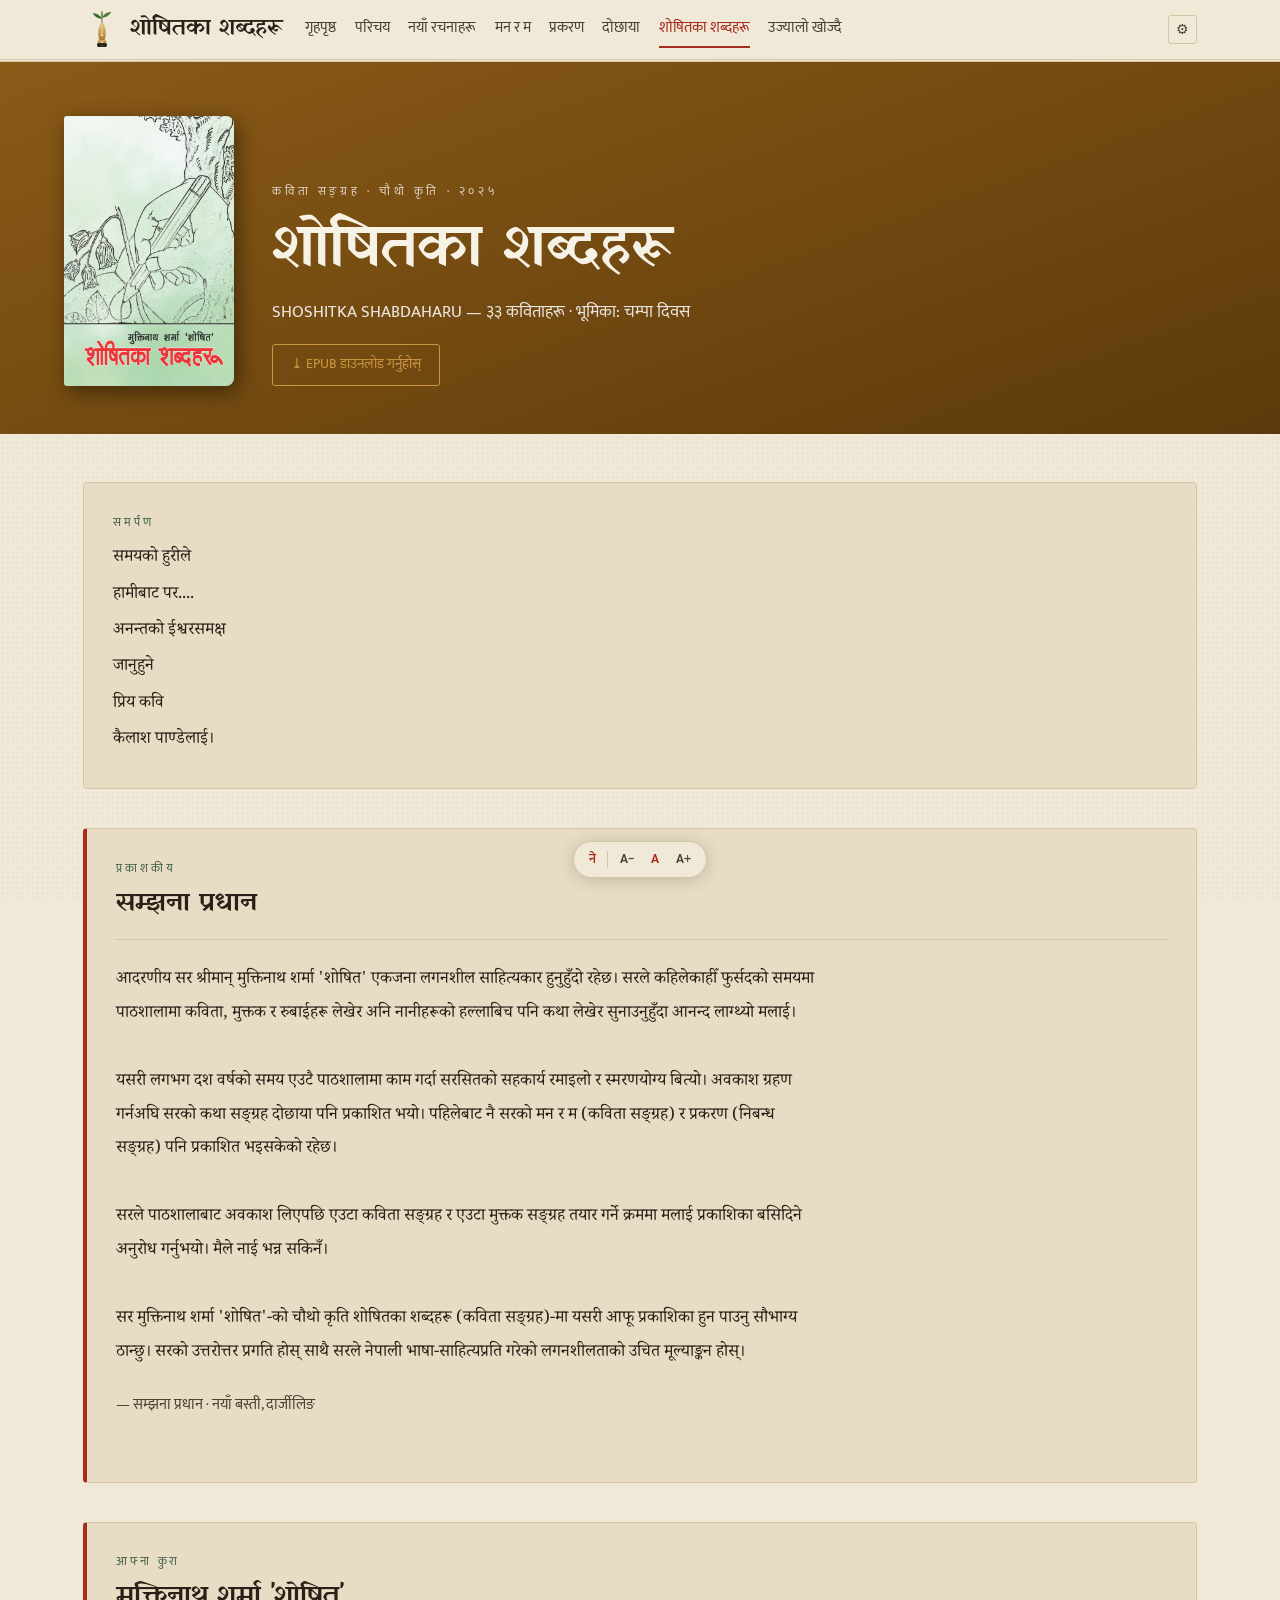
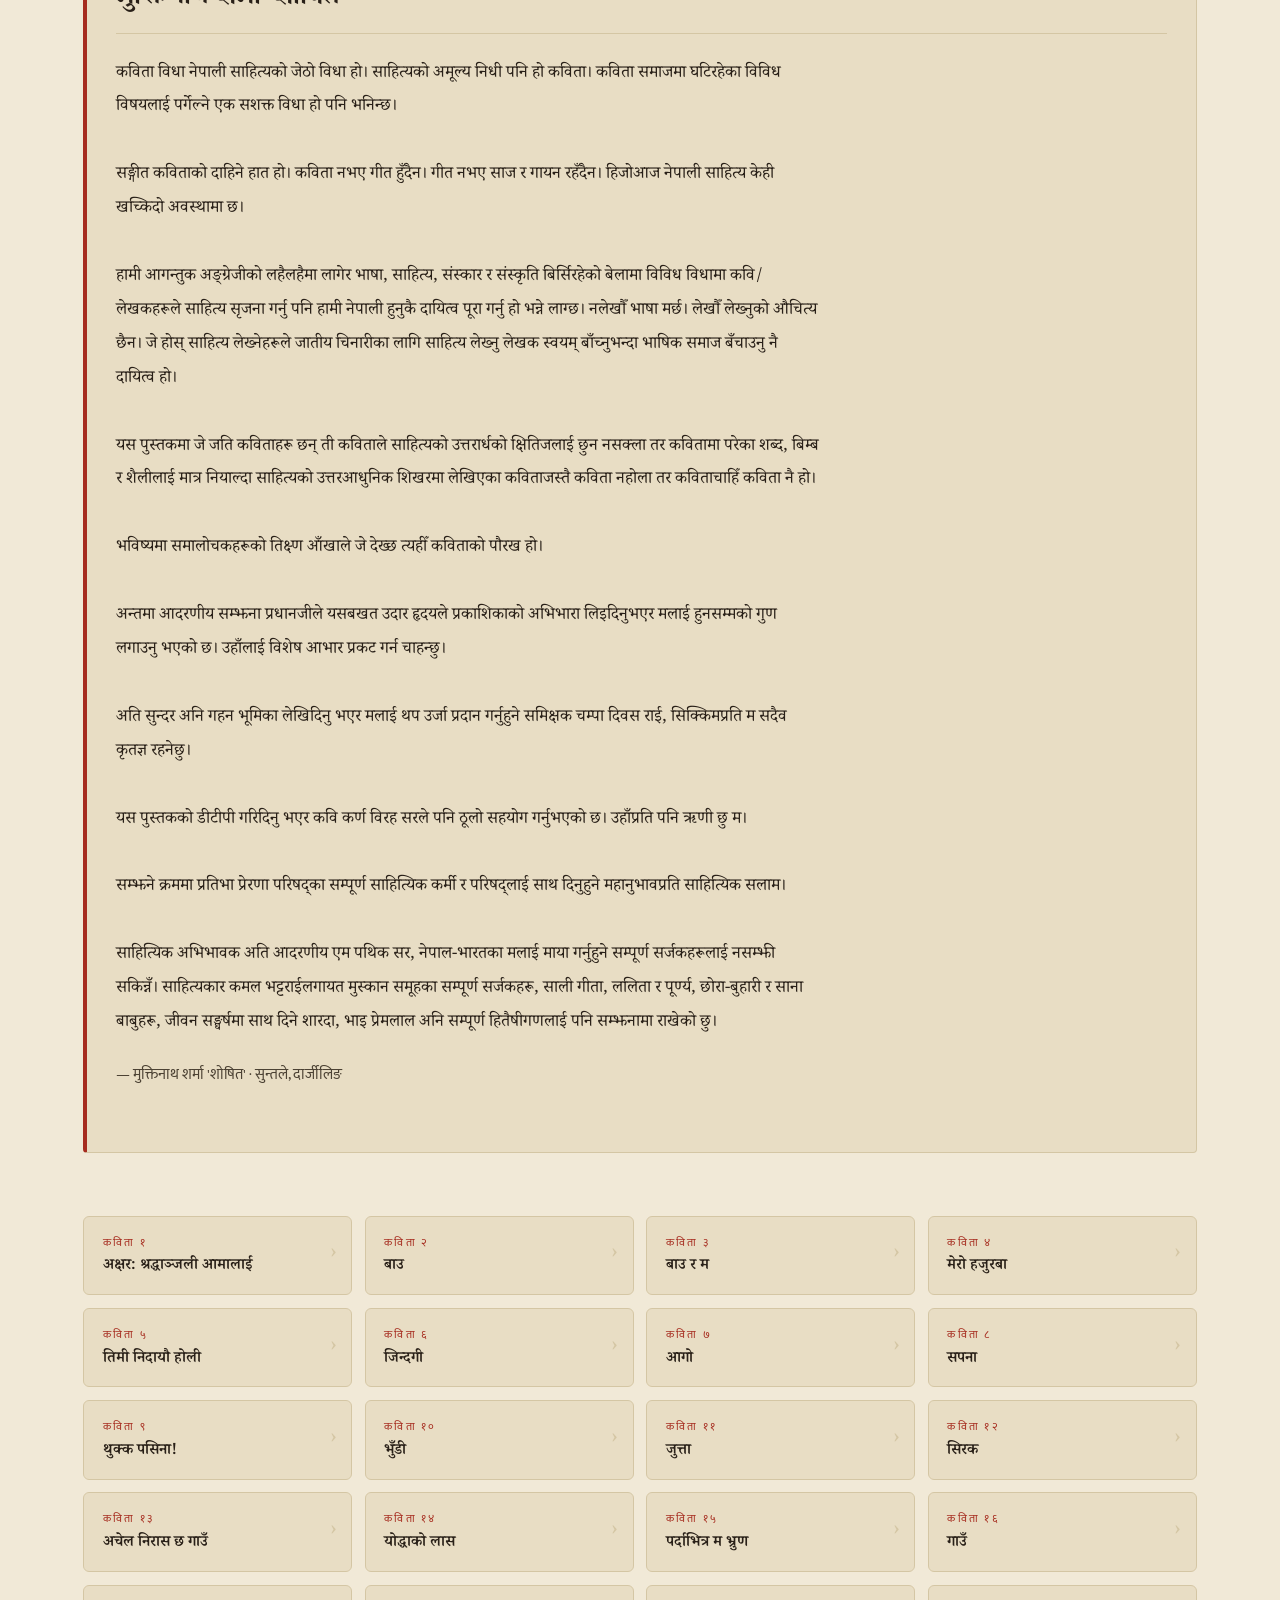
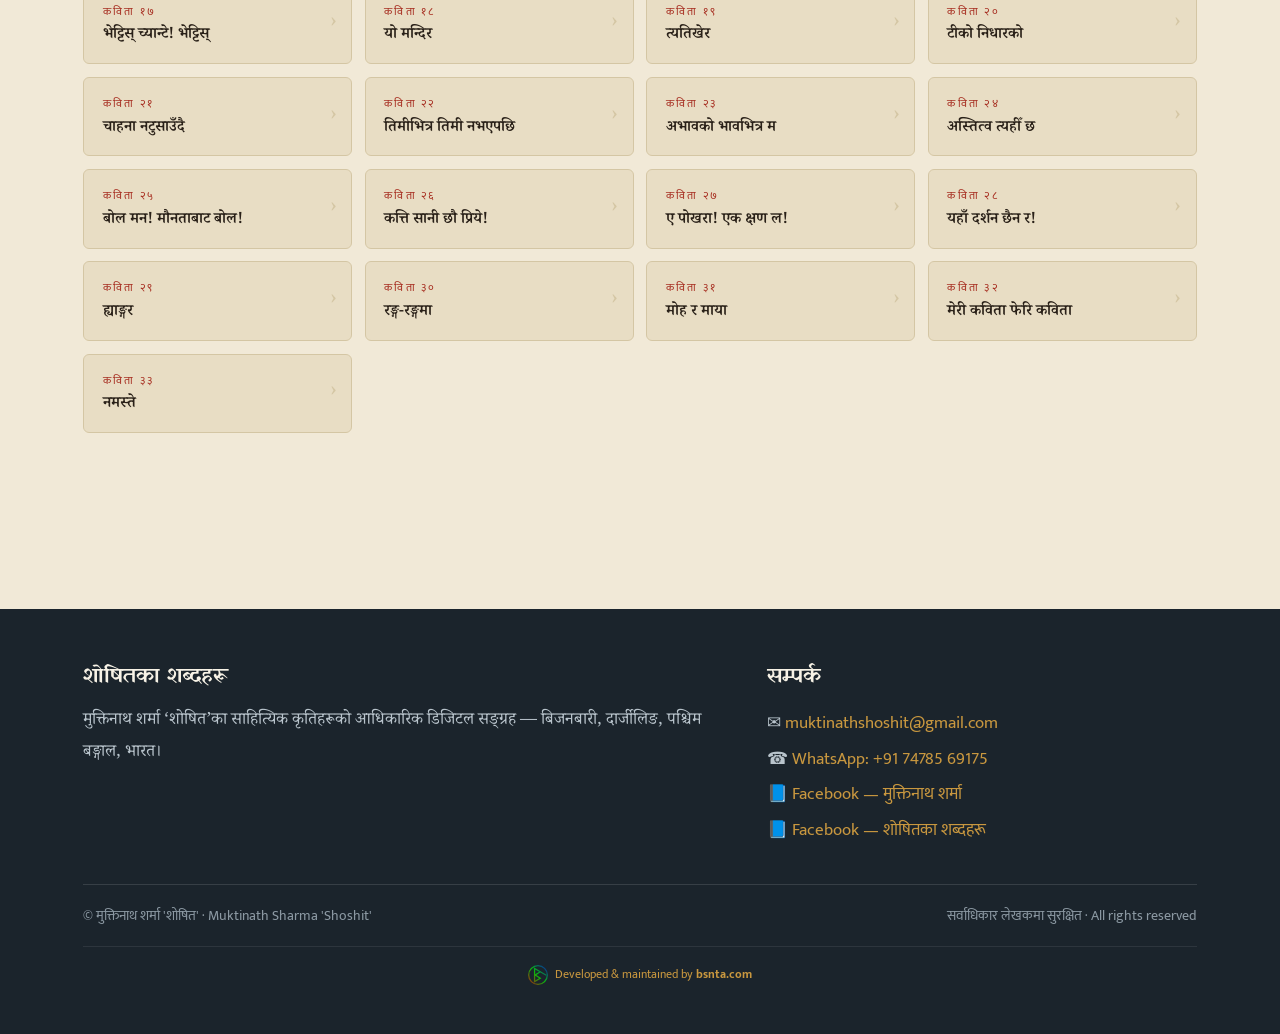
<file: books/shoshitka-shabdaharu.html>
<!DOCTYPE html>
<html lang="ne">
<head>
<meta charset="UTF-8">
<meta name="viewport" content="width=device-width, initial-scale=1">
<title>शोषितका शब्दहरू — कविता सङ्ग्रह · मुक्तिनाथ शर्मा 'शोषित'</title>
<meta name="description" content="'शोषितका शब्दहरू' (२०२५) — मुक्तिनाथ शर्मा 'शोषित'को चौथो कविता सङ्ग्रह। ३३ कविताहरूको पूर्ण पाठ। आमा, बाउ, जिन्दगी, गाउँ र अझ धेरै।">

<!-- Open Graph -->
<meta property="og:type" content="book">
<meta property="og:site_name" content="शोषितका शब्दहरू">
<meta property="og:url" content="https://shoshit.in/books/shoshitka-shabdaharu.html">
<meta property="og:title" content="शोषितका शब्दहरू — मुक्तिनाथ शर्मा 'शोषित' · कविता सङ्ग्रह २०२५">
<meta property="og:description" content="'शोषितका शब्दहरू' (२०२५) — ३३ कविताहरूको पूर्ण सङ्ग्रह। आमा-बाउसँगको सम्बन्ध, गाउँजीवन, जिन्दगीको अर्थ र मानवीय संवेदनाहरू।">
<meta property="og:image" content="https://shoshit.in/images/covers/shoshitka-shabdaharu-cover.png">
<meta property="og:image:alt" content="Cover of Shoshitka Shabdaharu poetry collection 2025">
<meta property="og:locale" content="ne_NP">
<meta property="book:author" content="Muktinath Sharma 'Shoshit'">
<meta property="book:release_date" content="2025">

<!-- Twitter / X Card -->
<meta name="twitter:card" content="summary_large_image">
<meta name="twitter:title" content="शोषितका शब्दहरू — Muktinath Sharma 'Shoshit' · 33 Poems (2025)">
<meta name="twitter:description" content="Fourth poetry collection (2025) by Muktinath Sharma 'Shoshit' — 33 Nepali poems on memory, village life, identity and human emotion. Full text at shoshit.in">
<meta name="twitter:image" content="https://shoshit.in/images/covers/shoshitka-shabdaharu-cover.png">

<!-- Canonical -->
<link rel="canonical" href="https://shoshit.in/books/shoshitka-shabdaharu.html">

<!-- JSON-LD: Book -->
<script type="application/ld+json">
{
  "@context": "https://schema.org",
  "@type": "Book",
  "name": "शोषितका शब्दहरू",
  "alternateName": "Shoshitka Shabdaharu",
  "url": "https://shoshit.in/books/shoshitka-shabdaharu.html",
  "author": {
    "@type": "Person",
    "@id": "https://shoshit.in/#author",
    "name": "Muktinath Sharma 'Shoshit'"
  },
  "datePublished": "2025",
  "inLanguage": "ne",
  "genre": "Poetry",
  "description": "Fourth poetry collection featuring 33 poems on themes of family, village life, identity and human emotion.",
  "image": "https://shoshit.in/images/covers/shoshitka-shabdaharu-cover.png"
}
</script>

<link rel="preconnect" href="https://fonts.googleapis.com">
<link rel="preconnect" href="https://fonts.gstatic.com" crossorigin>
<link href="https://fonts.googleapis.com/css2?family=Yatra+One&family=Noto+Serif+Devanagari:wght@400;600&family=Mukta:wght@400;600&display=swap" rel="stylesheet">
<link rel="stylesheet" href="../css/style.css">
<link rel="icon" href="../images/shoshit-logo-badge.svg" type="image/svg+xml">
<!-- Google tag (gtag.js) -->
<script async src="https://www.googletagmanager.com/gtag/js?id=G-NLBF8HPNWE"></script>
<script>
  window.dataLayer = window.dataLayer || [];
  function gtag(){dataLayer.push(arguments);}
  gtag('js', new Date());
  gtag('config', 'G-NLBF8HPNWE');
</script>
</head>
<body>

<div id="read-progress" role="progressbar" aria-label="Reading progress" aria-valuenow="0" aria-valuemin="0" aria-valuemax="100"></div>
<a class="skip-link" href="#main-content">Skip to content</a>

<header class="site-head">
  <div class="wrap">
    <a class="brand" href="../index.html">
      <img src="../images/shoshit-logo.svg" alt="" class="brand-logo logo-light" width="38" height="38"><img src="../images/shoshit-logo-dark.svg" alt="" class="brand-logo logo-dark" width="38" height="38">
      शोषितका शब्दहरू
    </a>
    <button id="nav-toggle" aria-expanded="false" aria-controls="main-nav" aria-label="Navigation menu">
      <svg width="22" height="18" viewBox="0 0 22 18" fill="none" aria-hidden="true">
        <rect y="0" width="22" height="2.5" rx="1.25" fill="currentColor"/>
        <rect y="7.75" width="22" height="2.5" rx="1.25" fill="currentColor"/>
        <rect y="15.5" width="22" height="2.5" rx="1.25" fill="currentColor"/>
      </svg>
    </button>
    <div class="nav-wrap">
    <nav class="site-nav" id="main-nav" aria-label="मुख्य">
      <a href="../index.html" data-ne="गृहपृष्ठ" data-en="Home" data-hi="मुख्य पृष्ठ">गृहपृष्ठ</a>
      <a href="../parichay.html" data-ne="परिचय" data-en="About" data-hi="परिचय">परिचय</a>
      <a href="../rachana.html" data-ne="नयाँ रचनाहरू" data-en="New Works" data-hi="नई रचनाएँ">नयाँ रचनाहरू</a>
      <a href="man-ra-ma.html" data-ne="मन र म" data-en="Man ra Ma" data-hi="मन र मैं">मन र म</a>
      <a href="prakaran.html" data-ne="प्रकरण" data-en="Prakaran" data-hi="प्रकरण">प्रकरण</a>
      <a href="dochhaya.html" data-ne="दोछाया" data-en="Dochhaya" data-hi="दोछाया">दोछाया</a>
      <a href="shoshitka-shabdaharu.html" aria-current="page" data-ne="शोषितका शब्दहरू" data-en="Shoshitka Shabdaharu" data-hi="शोषित के शब्द">शोषितका शब्दहरू</a>
      <a href="ujyalo-khojdai.html" data-ne="उज्यालो खोज्दै" data-en="Ujyalo Khojdai" data-hi="उज्यालो खोज्दै">उज्यालो खोज्दै</a>
    </nav>
    </div>
    <button id="settings-toggle" aria-label="Settings" aria-expanded="false" title="Settings">⚙</button>
  </div>
</header>

<main id="main-content">
  <section class="work-hero t-shabda">
    <div class="wrap">
      <div class="hero-cover">
        <img src="../images/covers/shoshitka-shabdaharu-cover.png" alt="शोषितका शब्दहरू — मुक्तिनाथ शर्मा 'शोषित'">
      </div>
      <div class="hero-text">
        <span class="eyebrow" data-ne="कविता सङ्ग्रह · चौथो कृति · २०२५" data-en="Poetry Collection · Fourth Work · 2025" data-hi="कविता संग्रह · चौथी कृति · २०२५">कविता सङ्ग्रह · चौथो कृति · २०२५</span>
        <h1 data-ne="शोषितका शब्दहरू" data-en="Shoshitka Shabdaharu" data-hi="शोषित के शब्द">शोषितका शब्दहरू</h1>
        <p class="sub" data-ne="SHOSHITKA SHABDAHARU — ३३ कविताहरू · भूमिका: चम्पा दिवस" data-en="SHOSHITKA SHABDAHARU — 33 poems · Foreword: Champa Diwas" data-hi="SHOSHITKA SHABDAHARU — ३३ कविताएँ · भूमिका: चम्पा दिवस">SHOSHITKA SHABDAHARU — ३३ कविताहरू · भूमिका: चम्पा दिवस</p>
        <a class="btn hero-dl" href="../epub/shoshitka-shabdaharu.epub" download data-ne="⤓ EPUB डाउनलोड गर्नुहोस्" data-en="⤓ Download EPUB" data-hi="⤓ EPUB डाउनलोड करें">⤓ EPUB डाउनलोड गर्नुहोस्</a>
      </div>
    </div>
  </section>

  <div class="reader in-listing">
    <details class="toc-fold" open>
      <summary data-ne="कविता-क्रम हेर्नुहोस् (३३)" data-en="Table of Contents (33)" data-hi="सूची देखें (33)">कविता-क्रम हेर्नुहोस् (३३)</summary>
      <nav class="toc" aria-label="कविता-क्रम">
        <h2 data-ne="कविता-क्रम" data-en="Table of Contents" data-hi="सूची">कविता-क्रम</h2>
        <ol>
          <li><a href="#p1" data-ne="अक्षर: श्रद्धाञ्जली आमालाई" data-en="Letters: A Tribute to Mother" data-hi="अक्षर: माँ को श्रद्धांजलि">अक्षर: श्रद्धाञ्जली आमालाई</a></li>
          <li><a href="#p2" data-ne="बाउ" data-en="Father" data-hi="पिता">बाउ</a></li>
          <li><a href="#p3" data-ne="बाउ र म" data-en="Father and I" data-hi="पिता और मैं">बाउ र म</a></li>
          <li><a href="#p4" data-ne="मेरो हजुरबा" data-en="My Grandfather" data-hi="मेरे दादाजी">मेरो हजुरबा</a></li>
          <li><a href="#p5" data-ne="तिमी निदायौ होली" data-en="You Must Have Fallen Asleep" data-hi="तुम सो गई होगी">तिमी निदायौ होली</a></li>
          <li><a href="#p6" data-ne="जिन्दगी" data-en="Life" data-hi="जिंदगी">जिन्दगी</a></li>
          <li><a href="#p7" data-ne="आगो" data-en="Fire" data-hi="आग">आगो</a></li>
          <li><a href="#p8" data-ne="सपना" data-en="Dream" data-hi="सपना">सपना</a></li>
          <li><a href="#p9" data-ne="थुक्क पसिना!" data-en="Shame on You, Sweat!" data-hi="धिक्कार है तुझे, पसीने!">थुक्क पसिना!</a></li>
          <li><a href="#p10" data-ne="भुँडी" data-en="The Belly" data-hi="पेट">भुँडी</a></li>
          <li><a href="#p11" data-ne="जुत्ता" data-en="The Shoe" data-hi="जूता">जुत्ता</a></li>
          <li><a href="#p12" data-ne="सिरक" data-en="The Quilt" data-hi="रजाई">सिरक</a></li>
          <li><a href="#p13" data-ne="अचेल निरास छ गाउँ" data-en="The Village Is Despondent These Days" data-hi="आजकल गाँव उदास है">अचेल निरास छ गाउँ</a></li>
          <li><a href="#p14" data-ne="योद्धाको लास" data-en="The Warrior&#39;s Corpse" data-hi="योद्धा की लाश">योद्धाको लास</a></li>
          <li><a href="#p15" data-ne="पर्दाभित्र म भ्रुण" data-en="Behind the Curtain, I Am an Embryo" data-hi="पर्दे के पीछे मैं भ्रूण हूँ">पर्दाभित्र म भ्रुण</a></li>
          <li><a href="#p16" data-ne="गाउँ" data-en="Village" data-hi="गाँव">गाउँ</a></li>
          <li><a href="#p17" data-ne="भेट्टिस् च्यान्टे! भेट्टिस्" data-en="You Got What You Deserved!" data-hi="मिल गया तुझे!">भेट्टिस् च्यान्टे! भेट्टिस्</a></li>
          <li><a href="#p18" data-ne="यो मन्दिर" data-en="This Temple" data-hi="यह मंदिर">यो मन्दिर</a></li>
          <li><a href="#p19" data-ne="त्यतिखेर" data-en="At That Hour" data-hi="उस वक्त">त्यतिखेर</a></li>
          <li><a href="#p20" data-ne="टीको निधारको" data-en="The Tika on the Brow" data-hi="माथे का टीका">टीको निधारको</a></li>
          <li><a href="#p21" data-ne="चाहना नटुसाउँदै" data-en="Before Desire Can Sprout" data-hi="चाहत पनपने से पहले">चाहना नटुसाउँदै</a></li>
          <li><a href="#p22" data-ne="तिमीभित्र तिमी नभएपछि" data-en="When You Are No Longer Within Yourself" data-hi="जब तुम खुद में नहीं रहते">तिमीभित्र तिमी नभएपछि</a></li>
          <li><a href="#p23" data-ne="अभावको भावभित्र म" data-en="I, Within the Feeling of Absence" data-hi="मैं, अभाव की भावना में">अभावको भावभित्र म</a></li>
          <li><a href="#p24" data-ne="अस्तित्व त्यहीँ छ" data-en="Existence Is Right There" data-hi="अस्तित्व वहीं है">अस्तित्व त्यहीँ छ</a></li>
          <li><a href="#p25" data-ne="बोल मन! मौनताबाट बोल!" data-en="Speak, Heart! Speak from the Silence!" data-hi="बोलो, मन! चुप्पी से बोलो!">बोल मन! मौनताबाट बोल!</a></li>
          <li><a href="#p26" data-ne="कत्ति सानी छौ प्रिये!" data-en="How Small You Are, My Love!" data-hi="कितनी छोटी हो, प्रिये!">कत्ति सानी छौ प्रिये!</a></li>
          <li><a href="#p27" data-ne="ए पोखरा! एक क्षण ल!" data-en="O Pokhara! One Moment, Please!" data-hi="ए पोखरा! एक क्षण रुको!">ए पोखरा! एक क्षण ल!</a></li>
          <li><a href="#p28" data-ne="यहाँ दर्शन छैन र!" data-en="Is There No Vision Here!" data-hi="यहाँ दर्शन नहीं है क्या!">यहाँ दर्शन छैन र!</a></li>
          <li><a href="#p29" data-ne="ह्याङ्गर" data-en="Hanger" data-hi="हैंगर">ह्याङ्गर</a></li>
          <li><a href="#p30" data-ne="रङ्ग-रङ्गमा" data-en="In Colours Upon Colours" data-hi="रंग-रंग में">रङ्ग-रङ्गमा</a></li>
          <li><a href="#p31" data-ne="मोह र माया" data-en="Attachment and Love" data-hi="मोह और माया">मोह र माया</a></li>
          <li><a href="#p32" data-ne="मेरी कविता फेरि कविता" data-en="My Poem, Again a Poem" data-hi="मेरी कविता, फिर कविता">मेरी कविता फेरि कविता</a></li>
          <li><a href="#p33" data-ne="नमस्ते" data-en="Namaste" data-hi="नमस्ते">नमस्ते</a></li>
        </ol>
      </nav>
    </details>

    <div class="works">
      <div class="frontmatter">
        <span class="kicker fm-type" data-ne="समर्पण" data-en="Dedication" data-hi="समर्पण">समर्पण</span>
        <div class="trans lang-ne">
          <div class="verse">समयको हुरीले
हामीबाट पर....
अनन्तको ईश्वरसमक्ष
जानुहुने
प्रिय कवि
कैलाश पाण्डेलाई।</div>
        </div>
        <div class="trans lang-en" lang="en" hidden>
          <div class="verse">Carried far from us
by the storm of time....
to dear poet
Kailash Pande,
who has gone
before the God of eternity.</div>
        </div>
        <div class="trans lang-hi" lang="hi" hidden>
          <div class="verse">समय के तूफ़ान से
हमसे दूर....
अनंत के ईश्वर के समक्ष
जाने वाले
प्रिय कवि
कैलाश पाण्डे को।</div>
        </div>
      </div>

      <div class="frontmatter fm-byline">
        <div class="fm-header">
          <span class="fm-type" data-ne="प्रकाशकीय" data-en="Publisher's Note" data-hi="प्रकाशकीय">प्रकाशकीय</span>
          <h3 class="fm-name">सम्झना प्रधान</h3>
        </div>
        <div class="trans lang-ne prose-flow">आदरणीय सर श्रीमान् मुक्तिनाथ शर्मा 'शोषित' एकजना लगनशील साहित्यकार हुनुहुँदो रहेछ। सरले कहिलेकाहीँ फुर्सदको समयमा पाठशालामा कविता, मुक्तक र रुबाईहरू लेखेर अनि नानीहरूको हल्लाबिच पनि कथा लेखेर सुनाउनुहुँदा आनन्द लाग्थ्यो मलाई।

यसरी लगभग दश वर्षको समय एउटै पाठशालामा काम गर्दा सरसितको सहकार्य रमाइलो र स्मरणयोग्य बित्यो। अवकाश ग्रहण गर्नअघि सरको कथा सङ्ग्रह दोछाया पनि प्रकाशित भयो। पहिलेबाट नै सरको मन र म (कविता सङ्ग्रह) र प्रकरण (निबन्ध सङ्ग्रह) पनि प्रकाशित भइसकेको रहेछ।

सरले पाठशालाबाट अवकाश लिएपछि एउटा कविता सङ्ग्रह र एउटा मुक्तक सङ्ग्रह तयार गर्ने क्रममा मलाई प्रकाशिका बसिदिने अनुरोध गर्नुभयो। मैले नाई भन्न सकिनँ।

सर मुक्तिनाथ शर्मा 'शोषित'-को चौथो कृति शोषितका शब्दहरू (कविता सङ्ग्रह)-मा यसरी आफू प्रकाशिका हुन पाउनु सौभाग्य ठान्छु। सरको उत्तरोत्तर प्रगति होस् साथै सरले नेपाली भाषा-साहित्यप्रति गरेको लगनशीलताको उचित मूल्याङ्कन होस्।
          <p class="sig">— सम्झना प्रधान · नयाँ बस्ती, दार्जीलिङ</p>
        </div>
        <div class="trans lang-en prose-flow" lang="en" hidden>
          <p>The respected sir, Muktinath Sharma 'Shoshit', is a dedicated literary figure. It was a joy for me whenever sir would write poems, muktaks, and rubaiyats in his spare moments at school, and even read out stories composed amid the noise of the children.</p>
          <p>Working together at the same school for nearly ten years, the collaboration with sir was enjoyable and memorable. Before his retirement, his story collection <em>Dochhaya</em> was also published. His earlier works <em>Man ra Ma</em> (poetry collection) and <em>Prakaran</em> (essay collection) had already been published too.</p>
          <p>After sir retired from school, while preparing a poetry collection and a muktak collection, he requested me to serve as publisher. I could not say no.</p>
          <p>I consider it a privilege to be the publisher of sir Muktinath Sharma 'Shoshit's fourth work, <em>Shoshitka Shabdaharu</em> (poetry collection). May sir's progress continue, and may his dedication to the Nepali language and literature receive the recognition it deserves.</p>
          <p class="sig">— Samjhana Pradhan · New Colony, Darjeeling</p>
        </div>
        <div class="trans lang-hi prose-flow" lang="hi" hidden>
          <p>आदरणीय सर श्रीमान् मुक्तिनाथ शर्मा 'शोषित' एक लगनशील साहित्यकार हैं। सर कभी-कभी फुर्सत के समय पाठशाला में कविता, मुक्तक और रुबाइयाँ लिखते और बच्चों के शोर के बीच भी कहानी लिखकर सुनाते — यह मुझे बड़ा आनंद देता था।</p>
          <p>इस प्रकार लगभग दस वर्ष एक ही पाठशाला में काम करते हुए सर के साथ सहकार्य रोचक और यादगार रहा। अवकाश लेने से पहले सर का कहानी-संग्रह <em>दोछाया</em> भी प्रकाशित हो गया। पहले से ही सर की <em>मन र म</em> (कविता-संग्रह) और <em>प्रकरण</em> (निबंध-संग्रह) प्रकाशित हो चुकी थीं।</p>
          <p>सर के पाठशाला से अवकाश लेने के बाद एक कविता-संग्रह और एक मुक्तक-संग्रह तैयार करने की प्रक्रिया में उन्होंने मुझे प्रकाशिका बनने का अनुरोध किया। मैं मना नहीं कर सकी।</p>
          <p>सर मुक्तिनाथ शर्मा 'शोषित' की चौथी कृति <em>शोषितका शब्दहरू</em> (कविता-संग्रह) की प्रकाशिका होने का यह सौभाग्य मैं मानती हूँ। सर की उत्तरोत्तर प्रगति हो और नेपाली भाषा-साहित्य के प्रति उनकी लगन का उचित मूल्यांकन हो।</p>
          <p class="sig">— सम्झना प्रधान · नया बस्ती, दार्जिलिंग</p>
        </div>
      </div>

      <div class="frontmatter fm-byline">
        <div class="fm-header">
          <span class="fm-type" data-ne="आफ्ना कुरा" data-en="Author's Note" data-hi="लेखक की बात">आफ्ना कुरा</span>
          <h3 class="fm-name">मुक्तिनाथ शर्मा 'शोषित'</h3>
        </div>
        <div class="trans lang-ne prose-flow">कविता विधा नेपाली साहित्यको जेठो विधा हो। साहित्यको अमूल्य निधी पनि हो कविता। कविता समाजमा घटिरहेका विविध विषयलाई पर्गेल्ने एक सशक्त विधा हो पनि भनिन्छ।

सङ्गीत कविताको दाहिने हात हो। कविता नभए गीत हुँदैन। गीत नभए साज र गायन रहँदैन। हिजोआज नेपाली साहित्य केही खच्किदो अवस्थामा छ।

हामी आगन्तुक अङ्ग्रेजीको लहैलहैमा लागेर भाषा, साहित्य, संस्कार र संस्कृति बिर्सिरहेको बेलामा विविध विधामा कवि/लेखकहरूले साहित्य सृजना गर्नु पनि हामी नेपाली हुनुकै दायित्व पूरा गर्नु हो भन्ने लाग्छ। नलेखौँ भाषा मर्छ। लेखौँ लेख्नुको औचित्य छैन। जे होस् साहित्य लेख्नेहरूले जातीय चिनारीका लागि साहित्य लेख्नु लेखक स्वयम् बाँच्नुभन्दा भाषिक समाज बँचाउनु नै दायित्व हो।

यस पुस्तकमा जे जति कविताहरू छन् ती कविताले साहित्यको उत्तरार्धको क्षितिजलाई छुन नसक्ला तर कवितामा परेका शब्द, बिम्ब र शैलीलाई मात्र नियाल्दा साहित्यको उत्तरआधुनिक शिखरमा लेखिएका कविताजस्तै कविता नहोला तर कविताचाहिँ कविता नै हो।

भविष्यमा समालोचकहरूको तिक्ष्ण आँखाले जे देख्छ त्यहीँ कविताको पौरख हो।

अन्तमा आदरणीय सम्झना प्रधानजीले यसबखत उदार हृदयले प्रकाशिकाको अभिभारा लिइदिनुभएर मलाई हुनसम्मको गुण लगाउनु भएको छ। उहाँलाई विशेष आभार प्रकट गर्न चाहन्छु।

अति सुन्दर अनि गहन भूमिका लेखिदिनु भएर मलाई थप उर्जा प्रदान गर्नुहुने समिक्षक चम्पा दिवस राई, सिक्किमप्रति म सदैव कृतज्ञ रहनेछु।

यस पुस्तकको डीटीपी गरिदिनु भएर कवि कर्ण विरह सरले पनि ठूलो सहयोग गर्नुभएको छ। उहाँप्रति पनि ऋणी छु म।

सम्झने क्रममा प्रतिभा प्रेरणा परिषद्का सम्पूर्ण साहित्यिक कर्मी र परिषद्लाई साथ दिनुहुने महानुभावप्रति साहित्यिक सलाम।

साहित्यिक अभिभावक अति आदरणीय एम पथिक सर, नेपाल-भारतका मलाई माया गर्नुहुने सम्पूर्ण सर्जकहरूलाई नसम्झी सकिन्नँ। साहित्यकार कमल भट्टराईलगायत मुस्कान समूहका सम्पूर्ण सर्जकहरू, साली गीता, ललिता र पूर्ण्य, छोरा-बुहारी र साना बाबुहरू, जीवन सङ्घर्षमा साथ दिने शारदा, भाइ प्रेमलाल अनि सम्पूर्ण हितैषीगणलाई पनि सम्झनामा राखेको छु।
          <p class="sig">— मुक्तिनाथ शर्मा 'शोषित' · सुन्तले, दार्जीलिङ</p>
        </div>
        <div class="trans lang-en prose-flow" lang="en" hidden>
          <p>Poetry is the oldest form in Nepali literature — an invaluable treasure of literature as well. Poetry is also called a powerful form for sifting through the varied subjects unfolding in society.</p>
          <p>Music is the right hand of poetry. Without poetry there is no song; without song there is no melody or singing. Today Nepali literature is in something of a diminished state.</p>
          <p>As we are swept along by the tide of incoming English and forgetting language, literature, customs, and culture, creating literature in various forms as poets and writers is, I feel, fulfilling our very duty as Nepali people. Do not write and the language dies. Write, and the justification for writing is questioned. Whatever the case, for those who write literature, writing for ethnic identity is not merely surviving as an individual writer but preserving the linguistic community — that is the responsibility.</p>
          <p>Whatever poems are in this book may not touch the horizon of the furthest reaches of literature, but even if the words, images, and style within the poems cannot match the summit of post-modern literary writing, the poems are still poems.</p>
          <p>What the critics' sharp eye will see in the future — that is where a poem's power lies.</p>
          <p>Finally, I am deeply grateful to the respected Samjhana Pradhanji, who has generously taken on the role of publisher at this time, placing a great obligation upon me. I will always remain indebted to critic Champa Diwas Rai of Sikkim, who writes profound forewords and provides additional energy to my work. Poet Karna Virah sir has also rendered great help with the DTP of this book; to him too I am indebted. Among those I remember: all the literary workers of Pratibha Prerana Parishad and the well-wishers who support the Parishad — a literary salute to them. My literary guardian, the greatly respected M Pathik sir, all the creators in Nepal and India who care for me — I cannot leave them unremembered. Writer Kamal Bhattarai along with all creators of the Muskan group, sisters-in-law Geeta, Lalita, and Purnya, my son and daughter-in-law and the little ones, Sharda who stands by me in life's struggles, brother Premlal, and all well-wishers — I have kept them in my memory.</p>
          <p class="sig">— Muktinath Sharma 'Shoshit' · Suntle, Darjeeling</p>
        </div>
        <div class="trans lang-hi prose-flow" lang="hi" hidden>
          <p>कविता नेपाली साहित्य की सबसे पुरानी विधा है। साहित्य की अमूल्य निधि भी है कविता। कविता समाज में घटित होने वाले विविध विषयों को छानने की एक सशक्त विधा भी कही जाती है।</p>
          <p>संगीत कविता का दाहिना हाथ है। कविता न हो तो गीत नहीं; गीत न हो तो साज और गायन नहीं रहते। आजकल नेपाली साहित्य कुछ कमज़ोर स्थिति में है।</p>
          <p>हम आने वाली अंग्रेज़ी की लहर में बहकर भाषा, साहित्य, संस्कार और संस्कृति को भूलते जा रहे हैं — ऐसे समय में विविध विधाओं में कवि/लेखकों का साहित्य-सृजन करना ही हम नेपालियों का कर्तव्य-पालन है। न लिखें तो भाषा मरती है; लिखें तो लेखन का औचित्य प्रश्नगत होता है। जो भी हो, साहित्य लिखने वाले अपनी जातीय पहचान के लिए लिखें — यही भाषाई समाज को बचाना है, न कि केवल स्वयं जीवित रहना।</p>
          <p>इस पुस्तक में जितनी कविताएँ हैं, वे साहित्य के उच्चतम क्षितिज को नहीं छू सकतीं, किंतु कविता में पड़े शब्द, बिंब और शैली उत्तरआधुनिक साहित्य की चोटी पर लिखी गई कविताओं जैसी न भी हों, तो भी कविता तो कविता ही है।</p>
          <p>भविष्य में समालोचकों की तीखी नज़र जो देखेगी, वही कविता का बल है।</p>
          <p>अंत में आदरणीय सम्झना प्रधानजी ने उदार हृदय से प्रकाशिका की ज़िम्मेदारी लेकर मुझ पर बड़ा उपकार किया है। उनके प्रति विशेष आभार। सिक्किम के समीक्षक चम्पा दिवस राई, जो मेरे साहित्यिक जीवन-पथ पर सदा साथ देते हैं — उनके प्रति सदा कृतज्ञ रहूँगा। कवि कर्ण विरह सर ने इस पुस्तक का DTP करके बड़ा सहयोग किया — उनका भी ऋणी हूँ। प्रतिभा प्रेरणा परिषद् के सभी साहित्यिक कार्यकर्ताओं को साहित्यिक सलाम। साहित्यिक अभिभावक एम पथिक सर, नेपाल-भारत के सभी सर्जकों को नहीं भुला सकता। साहित्यकार कमल भट्टराई सहित मुस्कान समूह के सभी सर्जक, साली गीता, ललिता और पूर्ण्य, बेटा-बहू और छोटे बच्चे, जीवन-संघर्ष में साथ देने वाली शारदा, भाई प्रेमलाल और सभी हितैषी — इन सबको स्मरण में रखता हूँ।</p>
          <p class="sig">— मुक्तिनाथ शर्मा 'शोषित' · सुन्तले, दार्जिलिंग</p>
        </div>
      </div>


      <article class="piece" id="p1">
        <span class="kicker" data-ne="कविता १" data-en="Poem 1" data-hi="कविता 1">कविता १</span>
        <h3 data-ne="अक्षर: श्रद्धाञ्जली आमालाई" data-en="Letters: A Tribute to Mother" data-hi="अक्षर: माँ को श्रद्धांजलि">अक्षर: श्रद्धाञ्जली आमालाई</h3>
        <div class="trans lang-ne">
          <div class="verse">मलाई अक्षरले सोध्न थालेपछि नै मैले
अक्षरसित बात गर्न थालेको हो।
अक्षर मौन हुन्थ्यो सधैँ
म आफै बोलाउँथे उसलाई
कताकता बटारिएका साउँअक्षरहरू
मेरो तोते बोलीसँग खेलबाड गर्थे
'ल'-लाई 'ल', 'र'-लाई पनि 'ल' भन्ने यही जिब्रो हो।
ठूलो विद्यालय नै घर हुन्थ्यो
महाविद्यालयहरू ढिकी, जाँतो हुन्थे।
आमाको पिठिउँमा पटुकाले बाँधिएर
जाँतोको फन्कोसँगै
मकैका गेडाहरू पिसिँदै जाँदा
आमाको कण्ठध्वनिबाट उच्चारित
साउँअक्षरका प्रतिध्वनिहरू
मेरा किताब हुन्थे
ढिकीको भक्र्याङसँगै गिन्ती र पहाडाहरूको
उच्चारण हुन्थ्यो।
आमाको प्राथमिक स्वरबाट मैले
उच्च अनि महाविद्यालय पढें
अक्षरअक्षरबाट गुणात्मक शब्दहरूको शोध कार्य गरें।
यदि कसैले मेरी आमा निरक्षर थिइन् भन्छन् भने
म शिक्षित कहाँ हुन्थें
आमा मनको कपीबाट अक्षर छापेर
मेरो कलिलो गिदीभित्र शब्द छापिदिनुहुन्थ्यो।
मैले कहिल्यै आमालाई शुल्क तिरिनँ
न त आमाले परीक्षा लिनुभयो
तै पनि म उतीर्ण भएँ।
मेरो पाठशाला मेरी आमा।</div>
        </div>
        <div class="trans lang-en" lang="en" hidden>
          <span class="trans-label">English Translation — A Tribute to Mother</span>
          <div class="verse">It was only when letters began to question me
that I began to converse with them.
The letters were always silent —
I was the one who called out to them.
Those half-formed early syllables
played games with my baby tongue —
this is the same tongue that said "l" for "r" and "r" for "l".

My school was home itself,
my universities were the grinding stone and the pestle-mortar.
Strapped to my mother's back with a cloth band,
while the millstone turned
and the corn-kernels were ground to flour,
the syllables uttered by my mother's voice
were my textbooks —
and with each thump of the pestle-mortar
came the recitation of numbers and multiplication tables.

From my mother's primal voice
I made my way through school and college;
letter by letter I searched for words of meaning.
If anyone says my mother was illiterate —
how could I ever have become educated?
Mother printed letters from the notebook of her heart
and pressed words into my tender mind.
I never once paid her a fee;
she never once gave me an exam —
and yet I passed.
My mother is my school.</div>
        </div>
        <div class="trans lang-hi" lang="hi" hidden>
          <span class="trans-label">हिन्दी अनुवाद — माँ को श्रद्धांजलि</span>
          <div class="verse">जब से अक्षरों ने मुझसे पूछना शुरू किया
तभी से मैंने अक्षरों से बात करना शुरू किया।
अक्षर हमेशा चुप रहते थे —
उन्हें मैं ही पुकारता था।
इधर-उधर बिखरे तुतले अक्षर
मेरी तोतली बोली से खेलते थे —
यही जीभ है जो 'ल' को 'ल' और 'र' को भी 'ल' कहती थी।

बड़ा विद्यालय तो घर ही था,
ढेकी और जाँता ही मेरे महाविद्यालय थे।
माँ की पीठ पर पटुके से बँधे हुए,
जाँते के घूमने के साथ
मकई के दाने पिसते-पिसते
माँ के कंठ से उच्चारित
प्रारंभिक अक्षरों की प्रतिध्वनियाँ
मेरी किताबें थीं।
ढेकी की ठक-ठक के साथ
गिनती और पहाड़ों का उच्चारण होता था।

माँ की प्रारंभिक आवाज़ से मैंने
उच्च और महाविद्यालय तक पढ़ाई की,
अक्षर-अक्षर से सार्थक शब्दों की खोज की।
यदि कोई कहे कि मेरी माँ अनपढ़ थीं —
तो मैं कहाँ से शिक्षित हुआ होता?
माँ ने मन की कापी से अक्षर छापकर
मेरे कोमल मस्तिष्क में शब्द उकेर दिए।
मैंने माँ को कभी फ़ीस नहीं दी,
न माँ ने कभी परीक्षा ली —
फिर भी मैं उत्तीर्ण हुआ।
मेरी पाठशाला मेरी माँ है।</div>
        </div>
      </article>

      <article class="piece" id="p2">
        <span class="kicker" data-ne="कविता २" data-en="Poem 2" data-hi="कविता 2">कविता २</span>
        <h3 data-ne="बाउ" data-en="Father" data-hi="पिता">बाउ</h3>
        <div class="trans lang-ne">
          <div class="verse">बाउ हिँडेका डामहरूमा
हिँड्न नमानेपछि नै
बारीमा झाडी पलाएको हो।
हलो चिरेर दाउरा बालेपछि
मकै फलेन
कोदो उम्रिएन
खेतको कुलो लड्यो।
नङ बड्न थालेपछि नै
वासिङमसिन नल्याई भएन
खेत बाँझियो
गाईहरू पोका-पोका भएर
गाडीमा छल्किँदै हिँडेपछि
गोठमा आगो लाग्यो।
अग्यार्निक नभई भएन
घर रित्तै भयो
बाउ मरे
आमा विरहले हिँडिन्
सिकसिकाउँदा छन्
घरका भित्ता र भुइँहरू
लेउ लागेर बलेसी।
बाउको सञ्चय कोश रित्तियो
आमाको दाइजो निखियो
गाउँको रौनक
दुबै, कतार, मलेसियातिर लाग्यो
आमा सुत्ने भँडारमा
चितुवा सुत्यो।</div>
        </div>
        <div class="trans lang-en" lang="en" hidden>
          <span class="trans-label">English Translation</span>
          <div class="verse">Only after refusing to walk
in the footsteps Father left
did the weeds grow tall in the garden.

Once the plough was burned for firewood,
maize would not ripen,
millet would not sprout,
the field's irrigation channel collapsed.
Once the nails began to grow long,
a washing machine became a necessity —
the fields lay barren.
When the cows, one by one,
spilt from the truck beds,
the cow-shed caught fire.
Without a gas stove life stopped.
The house emptied.
Father died.
Mother wandered in her grief —
the walls and floors of the house
are cold, damp, mossed over.

Father's savings chest emptied.
Mother's dowry wore away.
The village's warmth —
both sons gone, to Qatar, to Malaysia.
In the storeroom where Mother used to sleep,
a leopard sleeps now.</div>
        </div>
        <div class="trans lang-hi" lang="hi" hidden>
          <span class="trans-label">हिन्दी अनुवाद</span>
          <div class="verse">पिता के चलाए हुए कदमों पर
चलने से इनकार किया तो
बगीचे में झाड़ियाँ उग आईं।

हल को जलाकर लकड़ी बनाया तो
मकई नहीं फली,
कोदो नहीं उगी,
खेत की नहर टूट गई।
जब नाखून बढ़ने लगे
तो वाशिंग मशीन के बिना काम न चला —
खेत बंजर हो गए।
गायें झुण्ड-झुण्ड में
ट्रकों में लदकर चली गईं —
तो गोशाले में आग लग गई।
गैस की अँगीठी के बिना काम न चला।
घर खाली हो गया।
पिता मर गए।
माँ वियोग में भटकती रहीं —
घर की दीवारें और फर्श
सिकुड़ रहे हैं,
काई लगकर उखड़ रहे हैं।

पिता का जमा-खाता खाली हो गया।
माँ का दहेज घिस गया।
गाँव की रौनक —
दोनों, कतर और मलेशिया चले गए।
जिस कोठरी में माँ सोती थीं,
वहाँ अब तेंदुआ सोता है।</div>
        </div>
      </article>

      <article class="piece" id="p3">
        <span class="kicker" data-ne="कविता ३" data-en="Poem 3" data-hi="कविता 3">कविता ३</span>
        <h3 data-ne="बाउ र म" data-en="Father and I" data-hi="पिता और मैं">बाउ र म</h3>
        <div class="trans lang-ne">
          <div class="verse">मैले सानैदेखि देखेको मेरा बाउ
कहिले चोया केलाउँथे डोको बुन्नलाई
कहिले दुधेरो मस्काउँथे दुध दुहुनलाई
मलाई बुबुमाम खुवाउँथे
सिगान फ्याँकिदिन्थे
नाना लगाइदिन्थे।
लु पढ् छोरा ठूलो मान्छे हुनलाई
खलीमट्टीको टुक्रो
कलिलो हातमा दिँदै भन्थे
धेरै पढ्नू, ज्ञानी हुनू।
झुत्रो पहिरनमा मेरा बा
मेरो भविष्य चमकाउन चाहन्थे
कहिले हवाजहाजको ड्राइभर हुनू भन्थे
कहिले पल्टनको क्याप्टन हुनू भन्थे।
मीठो भात
मलाई सुमसुम्याउँदै खुवाउँथे
बाउको पसिनाले फलाएको वासनायुक्त धानको भात
करेसोबारीमा आमाको जाँगरले उमारेको तर्कारी
आज पनि नसानसामा तरल छ
तरङ्ग छ, चञ्चल छ, उर्वर छ।
तर बाउ मरेपछि घर भाँडियो
हावा फेरियो
इतिहास च्यातियो।
आज पनि छ त्यो बूढो घर
बाउको एक जोडी दौरा-सुरुवाल।
मर्मत गर्न तिनै पुराना डाँडाभाटाहरू
फेरि एकपल्ट गाउँ फर्किँदैछु।</div>
        </div>
        <div class="trans lang-en" lang="en" hidden>
          <span class="trans-label">English Translation</span>
          <div class="verse">From my earliest memories, my father
sometimes stripped bamboo to weave baskets,
sometimes coaxed the cow to give her milk,
fed me on porridge,
wiped my nose,
dressed me in clothes.
"Come, study, son — to become someone,"
he would say, pressing a piece of chalk
into my small hands,
"Learn much, become wise."
In his worn clothes, my father
wanted to light up my future —
sometimes saying, be a pilot,
sometimes, be a captain in the army.
Sweet rice
he would feed me with such tenderness —
the fragrant grain grown by father's sweat,
the vegetables mother raised with her own hands in the kitchen garden —
even now it flows liquid in my veins,
a ripple, restless, fertile.
But after father died, the home broke apart,
the wind changed,
history was torn.
That old house still stands —
one set of father's daura-suruwal.
To repair it all, those same old ridges and paths —
I am returning to the village once more.</div>
        </div>
        <div class="trans lang-hi" lang="hi" hidden>
          <span class="trans-label">हिन्दी अनुवाद</span>
          <div class="verse">बचपन से जो मेरे पिता को देखा है
कभी बाँस की कमानी छीलते डोको बुनने के लिए,
कभी गाय को दुहते दूध निकालने के लिए,
मुझे दलिया खिलाते थे,
नाक पोंछ देते थे,
कपड़े पहना देते थे।
"पढ़ बेटा, बड़ा आदमी बनने के लिए"
खड़िया मिट्टी का टुकड़ा
कोमल हाथों में देकर कहते थे,
"खूब पढ़ो, ज्ञानी बनो।"
पुराने कपड़ों में मेरे पिताजी
मेरा भविष्य चमकाना चाहते थे —
कभी कहते हवाई जहाज़ के पायलट बनो,
कभी कहते फ़ौज के कप्तान बनो।
मीठे चावल
प्यार से चुपके-चुपके खिलाते थे —
पिता के पसीने से उगे सुगंधित धान के चावल,
माँ के परिश्रम से किचन-बगीचे में उगाई तरकारियाँ —
आज भी नस-नस में तरल हैं,
लहर हैं, चंचल हैं, उर्वर हैं।
पर पिता के जाने के बाद घर टूट गया,
हवा बदल गई,
इतिहास फट गया।
आज भी है वह पुराना घर —
पिता की एक जोड़ी दौरा-सुरुवाल।
मरम्मत करने उन्हीं पुरानी पहाड़ी पगडंडियों से
एक बार फिर गाँव लौट रहा हूँ।</div>
        </div>
      </article>

      <article class="piece" id="p4">
        <span class="kicker" data-ne="कविता ४" data-en="Poem 4" data-hi="कविता 4">कविता ४</span>
        <h3 data-ne="मेरो हजुरबा" data-en="My Grandfather" data-hi="मेरे दादाजी">मेरो हजुरबा</h3>
        <div class="trans lang-ne">
          <div class="verse">घर चुहिए पनि टाल्न छोडेनन्
अशिक्षित थिए तैपनि हिम्मत हारेनन्।
कम्मरमा पटुकी बाँधेर पटुकीमा खुकुरी भिर्थे
कर्द, चकमक र झुलो पनि हुन्थ्यो दापमा
दलसिङ ढुङ्गामा झुलो च्यापेर
ठ्याक्क पार्थे चकमकले
झिलिक्क आगो निस्कन्थ्यो
आफ्नै मेहनतको कटुवा खान्थे
क्यानसर लागेन।
सय वर्षसम्म तगडै रहन्थे
छरमौरी, खागो र भिरमौरी
कठेउरी अनि पुत्काको मह
तनतनी बटुकामा पिउँथे
उखुको खुदो भरपेट खान्थे
डायबेटिज भएन।
नौनी घिउको छेलो खेल्थे
खारेर मजाले पिउँथे
लिबर खराब भएन।
दुई धार्नीजति खसीको मासु
पोली खान्थे
गाउड भएन।
राघिलो तोरीको तेलमा
उसै रातो सेलरोटी
दुई कोरी मजाले पचाउँथे
ग्यास भएन।
रिठ्ठाको दाना कुटेर
साबुन बनाउँथे
स्याम्पो चाहिएन।
मेरो हजुरबा!</div>
        </div>
        <div class="trans lang-en" lang="en" hidden>
          <span class="trans-label">English Translation</span>
          <div class="verse">Even when the roof leaked, he did not stop patching it —
he was uneducated, yet he never lost heart.
He tied a patuka sash around his waist and hung a khukuri from it,
in the sheath he kept a karda, a flint, and a tinderbox —
he pressed the tinderbox against a dalsing stone
and struck it sharp with the flint,
out flashed a spark of fire.
He ate only what his own toil produced —
never got cancer.
He stayed strong and healthy past a hundred —
ate wild honey from cliffs, combs, and hives,
drank it from carved wooden cups,
ate sugarcane pulp to his fill —
never got diabetes.
He played with fresh churned ghee,
and drank it straight —
his liver never went wrong.
Two dharni of roasted goat meat
he ate with relish —
never got gout.
In thick mustard oil
he fried red sel-roti
and digested two dozen with ease —
never got gas.
He pounded soapnut seeds
to make his own soap —
had no need for shampoo.
My grandfather!</div>
        </div>
        <div class="trans lang-hi" lang="hi" hidden>
          <span class="trans-label">हिन्दी अनुवाद</span>
          <div class="verse">छत चूती थी तो भी टालना नहीं छोड़ा —
अनपढ़ थे, फिर भी हिम्मत नहीं हारे।
कमर में पटुकी बाँधते और उसमें खुकुरी लटकाते,
दाप में कर्द, चकमक और टिंडर भी रहता —
दलसिंग पत्थर पर टिंडर दबाकर
चकमक से ठीक निशाना लगाते —
चमक कर आग की चिनगारी निकलती।
अपनी मेहनत का ही खाते —
कभी कैंसर नहीं हुआ।
सौ साल तक हट्टे-कट्टे रहे —
जंगली शहद, छत्ते और पहाड़ी मधुमक्खियों का शहद
काठ के कटोरे में पीते,
गन्ने का रस भरपेट पीते —
कभी मधुमेह नहीं हुआ।
ताज़े मक्खन और घी से खेलते,
खूब पीते —
जिगर कभी खराब नहीं हुआ।
दो धार्नी भुना बकरे का माँस
चाव से खाते —
कभी गठिया नहीं हुआ।
गाढ़े सरसों के तेल में
वैसी ही लाल सेल-रोटी
दो कोड़ी आसानी से पचा लेते —
पेट में गैस नहीं बनी।
रीठे के बीज कूटकर
साबुन बनाते —
शैम्पू की ज़रूरत ही नहीं पड़ी।
मेरे दादाजी!</div>
        </div>
      </article>

      <article class="piece" id="p5">
        <span class="kicker" data-ne="कविता ५" data-en="Poem 5" data-hi="कविता 5">कविता ५</span>
        <h3 data-ne="तिमी निदायौ होली" data-en="You Must Have Fallen Asleep" data-hi="तुम सो गई होगी">तिमी निदायौ होली</h3>
        <div class="trans lang-ne">
          <div class="verse">रात निक्कै पर्‍यो प्रिये!
म त यसै बसिरहेछु
तिमी त निदायौ होली।
मलाई संसार प्रश्न गर्छ
गाउँ लाखेस् भन्छ
झुल्न खोज्छु खै केले हो झकझकाउँछ
मलाई अचेल कुन्नि के हुन्छ।
कहिले त्यो साहु ऋणको खाता बोकेर आउँछ
कहिले सिमाना नमिलेको कुरा भन्न
त्यो पल्लो गाउँको कान्छा आइबस्छ
हेर न एउटा निवेदन लेखिमाग्न रने आइपुगेछ
कता हो धनवीरेकी स्वास्नी पोइला गइछ
मलाई पो जारी उठाइदेऊ भन्छ
साइँलीको मग्नी भएछ
पर्सि जन्ती आउने अरे
चाँजो मिलाइदेऊ भन्छ
तिमी त निदायौ होला प्रिये!
मलाई त केले-केले भइरहन्छ।
घरको खाँबो मक्किएछ
धमिरा लाग्यो होला
त्यो ढल्यो भने आपत आइलाग्छ
लु फेरिहालौँ।
नानीलाई ज्वारोले अस्तअस्त पारेछ
अस्पताल लैजाऊ भनेको पैसा छैन भन्छ
वीरे पाँच हजार माग्छ
एटीएम बिग्रेर ग्यासको पैसा दिएको छैन
दोकानेले र्‍याकर्‍याक पार्दै छ
देश जान्छ अरे पैसा देऊ भन्छ
तिमी त निदायौ होली प्रिये!
मेरो त आँखा काँचै छ।
पर्सिदेखि चुनावको प्रचार गरिदिनु अरे
नेताले फोन गरेछ
कता हो पोस्टर च्याताच्यात् भएर पुलिस आएछ
सम्झाइदेऊ भन्छ
माथिल्लो गाउँमा भोलि बैठक अरे
सूचना आको छ
तिमी त निदायौ होली प्रिये!
मेरो मनमा कुरा खेलिरहेको छ।
चारैतिर दुखाइले हाहाकार छ
हजार-हजार रुपियाँ दिनु अरे
बोनस नआएर अलपत्र छ
ला! आजै ग्यास सकिएछ
पर पोल ढलेर बत्ती नआउने भएछ
भोलि सप्पै जानु अरे
आफूलाई बिसञ्चो भइराखेको छ
तिमी त ढुक्कले निदायौ होली प्रिये!
मलाई पो अप्ठ्यारो छ।</div>
        </div>
        <div class="trans lang-en" lang="en" hidden>
          <span class="trans-label">English Translation</span>
          <div class="verse">The night has grown very late, my love!
And yet here I sit —
you must have fallen asleep by now.
The world questions me,
the village demands things of me,
I try to hang on but something keeps shaking me —
I don't know what comes over me these days.
Sometimes that landlord comes bearing the ledger of debts,
sometimes that young man from the next village drops in
to sort out a boundary dispute.
Look — Rane has come asking for a petition to be written,
somewhere Dhanvire's wife has run off with someone else
and he's asking me to file a complaint.
Sainli has been betrothed —
the wedding party arrives day after tomorrow,
he's asking me to make arrangements.
You must have fallen asleep by now, my love!
So many things weigh on me.
The pillar of the house has rotted —
termites must have got in —
if it falls, disaster will follow,
we must replace it soon.
The child has been laid low by fever —
take her to the hospital he says, but there's no money.
Vire needs five thousand —
the ATM has broken and the gas money isn't paid,
the shopkeeper keeps pestering.
Someone's going abroad and says give me money.
You must have fallen asleep by now, my love!
My eyes are still raw.
From the day after tomorrow I must campaign in the elections —
the politician has called.
Somewhere posters were torn and the police came —
calm them down, he says.
There's a meeting in the upper village tomorrow —
a notice has arrived.
You must have fallen asleep by now, my love!
Thoughts keep playing in my mind.
Grief is everywhere —
give a thousand here and there they say,
the bonus hasn't come and I'm stranded.
Oh! The gas has run out today —
the electric pole fell and there's no power.
Everyone must go tomorrow they say.
I'm feeling unwell myself.
You've peacefully fallen asleep by now, my love!
It is I who am troubled.</div>
        </div>
        <div class="trans lang-hi" lang="hi" hidden>
          <span class="trans-label">हिन्दी अनुवाद</span>
          <div class="verse">रात बहुत हो गई, प्रिये!
और मैं यूँ ही बैठा हूँ —
तुम तो सो गई होगी।
दुनिया मुझसे सवाल करती है,
गाँव माँगें करता है,
लटकने की कोशिश करता हूँ पर कुछ झकझोरता रहता है —
पता नहीं आजकल क्या हो जाता है मुझे।
कभी वो साहूकार क़र्ज़ का बही-खाता लेकर आ जाता है,
कभी सीमा-विवाद सुलझाने
पड़ोसी गाँव का वो लड़का आ बैठता है।
देखो — रने अर्ज़ी लिखवाने आ गया है,
कहीं धनवीरे की पत्नी किसी के साथ चली गई है
और मुझसे कह रहा है मुक़दमा दर्ज कराओ।
साइँली की सगाई हो गई है —
परसों बारात आनी है,
वो कह रहा है इंतज़ाम करो।
तुम तो सो गई होगी, प्रिये!
मुझे न जाने कितनी बातें सताती हैं।
घर का खंभा सड़ गया है —
दीमक लग गई होगी —
वो गिरा तो मुसीबत आएगी,
जल्दी बदलना होगा।
बच्ची को बुखार से तड़पाया है —
अस्पताल ले जाओ कहता है पर पैसे नहीं।
वीरे पाँच हज़ार माँगता है —
ATM बंद है और गैस के पैसे नहीं दिए,
दुकानदार परेशान कर रहा है।
कोई विदेश जा रहा है और कह रहा है पैसे दो।
तुम तो सो गई होगी, प्रिये!
मेरी आँखें अभी भी कच्ची हैं।
परसों से चुनाव-प्रचार करना है —
नेता ने फ़ोन किया है।
कहीं पोस्टर फटे और पुलिस आई —
समझाओ, वो कहता है।
ऊपरी गाँव में कल बैठक है —
सूचना आई है।
तुम तो सो गई होगी, प्रिये!
मन में बातें खेलती रहती हैं।
चारों तरफ़ दुख का हाहाकार है —
हज़ार-हज़ार रुपए दो वो कहते हैं,
बोनस नहीं आया और मैं अटका हूँ।
अरे! आज गैस ख़त्म हो गई —
बिजली का खंभा गिर गया और बत्ती नहीं आएगी।
कल सब जाना है वो कहते हैं।
मेरी तबीयत भी ठीक नहीं है।
तुम चैन से सो गई होगी, प्रिये!
मुश्किल तो मुझे है।</div>
        </div>
      </article>

      <article class="piece" id="p6">
        <span class="kicker" data-ne="कविता ६" data-en="Poem 6" data-hi="कविता 6">कविता ६</span>
        <h3 data-ne="जिन्दगी" data-en="Life" data-hi="जिंदगी">जिन्दगी</h3>
        <div class="trans lang-ne">
          <div class="verse">देख्दै नदेखेको सपना
काँडामाथिको पाइताला
डुब्दो घाम
नदी सुकेको बगरजस्तै रहेछ।
अस्थाइ अस्थीपञ्जर
उडिरहेको बादल
बिदाइ र आँसु
बियोगान्त कथाहरूको सँगालो
आगमन र गमन
खरानी पो हो कि जिन्दगी!
भेट्न खोज्दाखोज्दै
उम्किजाने लक्ष्य
नसमेटिने तारापुञ्ज
बिर्सिंदै गरेको माया
एउटा कङ्काल पसल हो रहेछ जिन्दगी।
बत्ती निभेपछिको साँझ
गन्तव्य हराएको गोरेटो
फुटपाथमा छानेरछानेर छोडेको
सामान पो हो कि जिन्दगी!
सम्हाल्दासम्हाल्दै पोखिएको तरलजस्तै रहेछ
कतै मायाको धागोले उनिएको
कुनै पराकाष्ठमा पुग्न नदिने
नमीठो परिकारजस्तै रहेछ जिन्दगी।</div>
        </div>
        <div class="trans lang-en" lang="en" hidden>
          <span class="trans-label">English Translation</span>
          <div class="verse">A dream never quite seen —
a sole set on thorns —
a sinking sun —
life turns out to be like a river-bed run dry.

A temporary skeleton,
a drifting cloud,
farewells and tears,
a bundle of tragic stories —
comings and goings —
life turns out to be nothing but ash!

A goal that slips away
just as you reach for it,
a constellation you cannot grasp,
love slowly being forgotten —
life turns out to be a shop of bones.

An evening after the lamp goes out,
a path that has lost its destination,
belongings sifted and abandoned
on the footpath —
could life be just that?

It turns out like liquid spilled
despite all your care —
somewhere woven by a thread of love,
something that keeps you from reaching the ultimate —
life turns out to be an unsweet dish.</div>
        </div>
        <div class="trans lang-hi" lang="hi" hidden>
          <span class="trans-label">हिन्दी अनुवाद</span>
          <div class="verse">देखते हुए भी न देखा गया सपना —
काँटों पर रखा तलवा —
डूबता सूरज —
ज़िंदगी निकली नदी के सूखे बगर जैसी।

अस्थायी हड्डियों का ढाँचा,
उड़ता बादल,
विदाई और आँसू,
दुखांत कहानियों का बंडल —
आना और जाना —
ज़िंदगी निकली राख ही!

जिसे खोजते-खोजते
वो फिसल जाए,
न समेटा जा सके तारों का गुच्छा,
भुलाता जाता प्यार —
ज़िंदगी निकली हड्डियों की दुकान।

दीपक बुझने के बाद की शाम,
मंज़िल खो चुकी पगडंडी,
फुटपाथ पर छाँट-छाँटकर छोड़ा गया
सामान —
क्या ज़िंदगी यही है?

सँभालते-सँभालते छलक जाए
ऐसे तरल की तरह निकली,
कहीं प्रेम के धागे से बुनी,
किसी चरम तक पहुँचने न दे —
ज़िंदगी निकली एक बेस्वाद पकवान।</div>
        </div>
      </article>

      <article class="piece" id="p7">
        <span class="kicker" data-ne="कविता ७" data-en="Poem 7" data-hi="कविता 7">कविता ७</span>
        <h3 data-ne="आगो" data-en="Fire" data-hi="आग">आगो</h3>
        <div class="trans lang-ne">
          <div class="verse">मनभित्र पनि बल्छ नि आगो!
बली पनि त रहन्छ
बाहिर धुवाँ नदेखिए उत्ताप हुँदैन र!
खाली मनको आगोमा जति जलन छ
त्यति बाहिर हुँदैन
जलन चिसो पानी पनि उत्तिकै जल्छ
जत्तिको संसारदेखि हार खाएको लास
शान्तिको आगोमा जल्छ।
तन चाउरिन्छ
मन रुन्छ र गल्छ देह
मन निदाउँछ
बुद्धको शान्ति खोज्न
बुद्ध हिँडे
शान्तिको एकान्त ईश्वर खोज्न
कतै फूलको कोमलतामा पनि
शान्ति घराशायी छ
मन उडाउने बतास अर्कै छ।
उमङ्गको आँखाले ज्योत्स्नाको प्रभा
कम्पन भए निद्राको तकियामा
सपना आइपुग्छ
के त्यो ईश्वरको पराकम्पन हो?
मायाको कसिलो बन्धन नै
निभाउँछ जलनको आगो
हाँस्छ मान्छे
शान्ति जल छर्किए पनि
एकातिर बुद्ध— शान्तिको मन्त्र जप्थे
अर्कोतिर यशोधरा— वियोगको उत्ताप सहन्थिन्।
ईश्वर मौन थियो।</div>
        </div>
        <div class="trans lang-en" lang="en" hidden>
          <span class="trans-label">English Translation</span>
          <div class="verse">Fire burns within the mind too!
And yet it keeps burning —
if no smoke shows outside, does that mean there's no heat?
The burning in an empty mind
is greater than what shows on the outside —
the burning burns even cold water just as hot,
just as the corpse beaten by the world
burns in the fire of peace.

The body shrinks,
the mind weeps and the body melts,
the mind sleeps —
to find Buddha's peace
Buddha walked,
to find the solitary God of peace
somewhere even in the softness of flowers
peace lies shattered —
the wind that stirs the mind is something else altogether.

With eyes full of longing, the brilliance of moonlight —
if there is a tremor, on the pillow of sleep
a dream arrives —
is that God's ultimate vibration?
Love's tight bond
is what douses the fire of burning —
a person laughs,
even after peace-water is sprinkled.
On one side Buddha — chanting mantras of peace,
on the other Yashodhara — bearing the heat of separation.
God was silent.</div>
        </div>
        <div class="trans lang-hi" lang="hi" hidden>
          <span class="trans-label">हिन्दी अनुवाद</span>
          <div class="verse">मन के भीतर भी जलती है आग!
जलती भी तो रहती है —
बाहर धुआँ न दिखे तो क्या ताप नहीं होता?
ख़ाली मन की आग में जितनी जलन है
उतनी बाहर नहीं होती —
जलन तो ठंडे पानी को भी उतना ही जलाती है,
जितना दुनिया से हारी हुई लाश
शान्ति की आग में जलती है।

तन सिकुड़ता है,
मन रोता है और देह पिघलती है,
मन सो जाता है —
बुद्ध की शान्ति खोजने
बुद्ध चले,
एकांत में शान्ति के ईश्वर को खोजने
कहीं फूलों की कोमलता में भी
शान्ति ढेर हो गई है —
मन को उड़ाने वाली हवा कुछ और ही है।

उमंग की आँखों से चाँदनी का तेज —
अगर कंपन हो तो नींद के तकिए पर
सपना आ पहुँचता है —
क्या वह ईश्वर की परम कंपन है?
प्रेम का कसा हुआ बंधन ही
जलन की आग बुझाता है —
मनुष्य हँसता है,
शान्ति का जल छिड़कने के बाद भी।
एक तरफ़ बुद्ध — शान्ति के मंत्र जपते थे,
दूसरी तरफ़ यशोधरा — वियोग की आँच सहती थीं।
ईश्वर मौन था।</div>
        </div>
      </article>

      <article class="piece" id="p8">
        <span class="kicker" data-ne="कविता ८" data-en="Poem 8" data-hi="कविता 8">कविता ८</span>
        <h3 data-ne="सपना" data-en="Dream" data-hi="सपना">सपना</h3>
        <div class="trans lang-ne">
          <div class="verse">मैले सपनालाई कहाँ देखेको हो र!
त्यो मध्यरातमा
बाक्लो निद्रामा
कानेखुशी लाउँदै
जब मलाई कुतकुत्याउँछिन्
अनि त उनलाई झल्यास्स देखें।
झस्किएको निद्रबाटै खोजें
छामें
तर ऊ मबाट
सुटुक्कै भागिछिन्।
उनको लुकीछिपी गर्ने बानी कत्ति राम्रो!
त्यो कालो रात
तैपनि सुटुक्क आउँछिन्।
होला!
धरतीदेखि पर एउटा छुट्टै आकाश
उनको बस्ने घर।
तर सपना कहिल्यै बिपना बन्दिनन्
सपना देख्नेहरूको आलो कथा
उनी सुनाउँदिनन्
उनी भन्दिनन्
सपना निभिएपछिको
मेरो आँगन रोएको कथा
मेरो आवास सल्किएको कथा
मेरो मुखबाट झरेको
रातो तातो रगत
देशले ठगेको भोको सपना।</div>
        </div>
        <div class="trans lang-en" lang="en" hidden>
          <span class="trans-label">English Translation</span>
          <div class="verse">Where have I ever seen the dream, really!
In the dead of night,
in the thick of sleep,
when she whispers in my ear
and tickles me —
only then do I catch a glimpse of her.
Startled awake from that drowsiness I searched,
I reached out to touch —
but she had
slipped quietly away from me.
How lovely her habit of hiding!
Even on that dark night
she still comes silently.
Perhaps so —
beyond the earth, a separate sky
is where she lives.
But dreams never become waking reality;
the raw stories of those who dream —
she never tells them,
she never speaks —
the story of my courtyard weeping
after the dream was snuffed out,
the story of my dwelling ablaze —
the hot red blood
that fell from my mouth —
the hungry dream that the country betrayed.</div>
        </div>
        <div class="trans lang-hi" lang="hi" hidden>
          <span class="trans-label">हिन्दी अनुवाद</span>
          <div class="verse">मैंने सपने को कहाँ देखा है वाक़ई!
आधी रात में,
गहरी नींद में,
जब वो कान में फुसफुसाती है
और गुदगुदाती है मुझे —
तभी तो उसे झलक देखता हूँ।
उसी नींद से चौंककर ढूँढा,
छुआ —
पर वो मुझसे
चुपचाप भाग गई थी।
उसकी छुपने की आदत कितनी प्यारी है!
उस काली रात में भी
फिर भी चुपचाप आती है।
शायद —
धरती से परे एक अलग आकाश
उसका घर है।
पर सपने कभी जागती हक़ीक़त नहीं बनते;
सपने देखने वालों की कच्ची कहानियाँ —
वो सुनाती नहीं,
वो बताती नहीं —
सपना बुझने के बाद
मेरे आँगन के रोने की कहानी,
मेरे घर के जलने की कहानी —
मेरे मुँह से टपकता
गरम लाल ख़ून —
देश ने ठगा हुआ भूखा सपना।</div>
        </div>
      </article>

      <article class="piece" id="p9">
        <span class="kicker" data-ne="कविता ९" data-en="Poem 9" data-hi="कविता 9">कविता ९</span>
        <h3 data-ne="थुक्क पसिना!" data-en="Shame on You, Sweat!" data-hi="धिक्कार है तुझे, पसीने!">थुक्क पसिना!</h3>
        <div class="trans lang-ne">
          <div class="verse">पसिनै पसिना छ्यापछ्याप्ति बग्यो
बगिरह्यो
बग्दै पनि छ
तर पसिनोले अधिकार पाएन।
पुर्खाको पसिनो चियाबारीले सोस्यो
बाबुको पसिनो यही माटोले सोस्यो
मेरो पसिनाले यो देश उर्वर बन्यो
शरीरभरि पहिरो चल्यो
पसिनोको मूल फुट्यो
बग्दै बग्दै पसिना
समतलको बगरमा स्याप्प सुक्यो
थुक्क बगर!
मेरो अनमोल पसिनाको मोल छैन
भन्छ सोध्दा— यो ठाउँ तेरो होइन
मेरो पसिना निखिएको छाला
कार्गिलको पाखाभरि सुकाइयो
देशले मेरो छालाको जुत्ता लगायो
सिमानाको बङ्करभित्र पसिना।
देश आजादीमा भाग लिँदैथिइस् तँ पसिना
देशभित्र शङ्का गरिन्छ तँलाई
बासमाथि प्रश्न गरिन्छ
थुक्क पसिना!
तक्मा र मेडल भिरेर के भयो
यही पसिनाको चुस्की लिन्छ
बिहानै विश्व बजारले
नाम राख्छ 'बेड टी'
यही पसिनाले देशको इज्जत राख्छ
जय महाकाली! आयो गोर्खाली
यही पसिना एका बिहानै पिएर भन्छ—
अनेक भालो दार्जीलिङ टी।
फेरि पनि तँलाई नै लाञ्छना
थुक्क पसिना!</div>
        </div>
        <div class="trans lang-en" lang="en" hidden>
          <span class="trans-label">English Translation</span>
          <div class="verse">Sweat flowed and flowed, soaking everything,
it kept flowing,
it still flows —
but sweat was never granted any rights.
The forefathers' sweat was sucked dry by the tea gardens,
the father's sweat was sucked dry by this very soil,
my sweat made this nation fertile —
landslides ran across my body,
the spring of sweat burst open,
flowing and flowing, the sweat
dried flat on the level gravel —
shame on you, gravel!

My priceless sweat has no value —
they say when you ask: this place is not yours.
My sweat, my worn skin,
was hung out to dry on the ridges of Kargil,
the nation wore shoes made of my skin —
sweat in the bunkers at the border.

You were there, sweat, taking part in the country's freedom —
inside the country you are suspected,
your right to live is questioned —
shame on you, sweat!

What does it matter to wear medals and badges —
it is this very sweat the world sips every morning
and names it "Bed Tea" —
this very sweat upholds the nation's honour —
Jai Mahakali! Here comes the Gorkha! —
this same sweat is drunk first thing at dawn and called:
Anek Bhalo Darjeeling Tea.
And still only you bear the blame —
shame on you, sweat!</div>
        </div>
        <div class="trans lang-hi" lang="hi" hidden>
          <span class="trans-label">हिन्दी अनुवाद</span>
          <div class="verse">पसीना छलछल बहता रहा,
बहता रहा,
अभी भी बह रहा है —
पर पसीने को कोई अधिकार नहीं मिला।
पुरखों का पसीना चाय बागानों ने चूसा,
बाप का पसीना इसी मिट्टी ने चूसा,
मेरे पसीने से यह देश उपजाऊ बना —
मेरे बदन पर भूस्खलन चला,
पसीने का सोता फूटा,
बहते-बहते पसीना
समतल बगर पर सपाट सूख गया —
धिक्कार है तुझे, बगर!

मेरे अनमोल पसीने की कोई क़दर नहीं —
पूछने पर कहते हैं: यह जगह तेरी नहीं।
मेरा पसीना, मेरी घिसी हुई खाल,
कारगिल की ढलानों पर सुखाई गई,
देश ने मेरी खाल के जूते पहने —
सीमा की बंकर में पसीना।

तू था, पसीने, देश की आज़ादी में हिस्सा लेते —
देश के भीतर तुझ पर शक़ किया जाता है,
तेरे रहने पर सवाल उठाए जाते हैं —
धिक्कार है तुझे, पसीने!

तमग़े और मेडल लटकाने से क्या हुआ —
यही पसीना दुनिया हर सुबह चुस्की लेती है
और नाम देती है "बेड टी" —
यही पसीना देश की इज़्ज़त रखता है —
जय महाकाली! आया गोरखाली! —
यही पसीना तड़के पीकर कहते हैं:
अनेक भालो दार्जीलिंग टी।
फिर भी सिर्फ़ तुझे ही बदनाम करते हैं —
धिक्कार है तुझे, पसीने!</div>
        </div>
      </article>

      <article class="piece" id="p10">
        <span class="kicker" data-ne="कविता १०" data-en="Poem 10" data-hi="कविता 10">कविता १०</span>
        <h3 data-ne="भुँडी" data-en="The Belly" data-hi="पेट">भुँडी</h3>
        <div class="trans lang-ne">
          <div class="verse">आज भुँडी भर्न परदेश जाने दिन।
आमाले सतुसामल हालेर
बाटोमा खानु है भनिन्
सँघारबाहिर आशिष् दिँदै
चाँडै आएस् है पनि भनिन्
गहभरि आँसु बोकेर त्यो रात
भोकै सुतिन् आमा।
चिठी लेख्दै गर्नु है
भन्थिन् डल्लेकी आमा
ल्हासाजस्तै होला परदेश
भोटे दाइजस्तै मित्र पाउँछु कि!
मनको लहड
बन्दगी राखेको घरबारी
फिर्ता गराउने
बाबाआमालाई खुशी राख्ने
डल्लेकी आमालाई गहना किनिदिने
मनको इच्छा।
चिठी आइपुगेछ
बाबा बिते अरे
ठेला उठाएर डल्ले श्रमिक भएछ
मेरो देशमै मेरो परिचय हराएछ
घरबारी लिलाम भएछ।</div>
        </div>
        <div class="trans lang-en" lang="en" hidden>
          <span class="trans-label">English Translation</span>
          <div class="verse">Today is the day to go abroad to fill the belly.
Mother packed sattu and samal in my bag
saying, eat it on the way.
Standing at the threshold blessing me,
she also said, come back soon.
With eyes brimming with tears, that night
mother slept hungry.

"Keep writing letters," she would say —
Dalle's mother.
Abroad must be like Lhasa —
will I find a friend like the Bhote dai!
A dream of the heart:
to reclaim the mortgaged home and land,
to keep parents happy,
to buy jewellery for Dalle's mother.

The letter arrived —
Father has passed, they say.
Dalle has become a labourer, pushing a cart,
in my own country my identity has disappeared,
the home and land have been auctioned off.</div>
        </div>
        <div class="trans lang-hi" lang="hi" hidden>
          <span class="trans-label">हिन्दी अनुवाद</span>
          <div class="verse">आज पेट भरने के लिए परदेश जाने का दिन है।
माँ ने थैले में सत्तू और सामल भरकर दिया
रास्ते में खाना, कहकर।
दरवाज़े पर खड़े आशीर्वाद देते हुए
जल्दी आना भी कह दिया।
आँखें आँसुओं से भरे उस रात
माँ भूखी सो गई।

"चिट्ठी लिखते रहना," कहती थीं —
डल्ले की माँ।
विदेश तो ल्हासा जैसा होगा —
भोटे दाई जैसा दोस्त मिलेगा क्या!
मन का सपना:
बंधक घर-बारी छुड़ाना,
माँ-बाप को खुश रखना,
डल्ले की माँ को गहने दिलाना।

चिट्ठी आ गई —
पिताजी चल बसे, कहते हैं।
डल्ले ठेला ठेलकर मज़दूर बन गया है,
अपने ही देश में मेरी पहचान खो गई,
घर-बारी नीलाम हो गई।</div>
        </div>
      </article>

      <article class="piece" id="p11">
        <span class="kicker" data-ne="कविता ११" data-en="Poem 11" data-hi="कविता 11">कविता ११</span>
        <h3 data-ne="जुत्ता" data-en="The Shoe" data-hi="जूता">जुत्ता</h3>
        <div class="trans lang-ne">
          <div class="verse">मान दिने शान दिने
टिलिक्क टल्किएर
अभिमान दिने
यो मेरो दशैँको जुत्ता।
बैशालुको भाव बोक्ने
प्रियसीको नजर रोक्ने
उमेरको तातो उमङ्ग
रहर बोकेर यताउता कुदिरहने
ट्वाक्क ठोकिँदा चुकचुक लाग्ने
कालो रङले भिजेको
अबोध जुत्ता।
मूलबाटो गोरेटो उकालो ओह्राालो
मलाई बोकी हिँड्छ
दैलोबाहिर पर्खिन्छ
मन्दिरभित्र पस्दैन
न बिछ्यौनामा ढल्किन्छ
भनौँ भने भित्र जान लजाउँछ
मेरो नयाँ जुत्ता।
कोट, प्यान्ट, सर्ट, टाईमा सुहाउँछ
दौरासुरुवालसँग उसै खुल्छ
छि: छि: टेकेर घिनाउँदैन
बरु मलाई पो सिकसिकाउँछ।
हिउँद बर्खा काटेछ
आज कसरी फाटेछ
बल्ल छुट्टी पाएछ त्यो गोरुको छाला
तुर्लुङ्ग झुण्डिएर गाडीको अघिल्तिर
भन्दैछ आज त्यो
बुरी नजरवाले तेरा मुह काला!</div>
        </div>
        <div class="trans lang-en" lang="en" hidden>
          <span class="trans-label">English Translation</span>
          <div class="verse">Giving honour, giving prestige,
gleaming, sparkling,
giving pride —
this is my Dashain shoe.
Carrying a young man's feelings,
catching the beloved's glance,
the hot eagerness of age,
running here and there with desire —
clicking with every step,
soaked in black polish —
my innocent shoe.
Main road, footpath, uphill, downhill,
it carries me walking,
waits outside the door,
does not enter the temple,
nor does it stretch out on the bed,
when asked, it is shy to go inside —
my new shoe.
It suits a coat, trousers, shirt, tie,
it opens up with daura-suruwal just as well,
it doesn't hold back in disgust from stepping here and there —
rather it is I who shudder with cold.
It has seen winter and rain,
today somehow it has torn —
at last that cowhide has got its holiday,
dangling from the front of a vehicle,
it says today:
"May the evil eye fall on your face!" </div>
        </div>
        <div class="trans lang-hi" lang="hi" hidden>
          <span class="trans-label">हिन्दी अनुवाद</span>
          <div class="verse">इज़्ज़त देने वाला, शान देने वाला,
चमकता-दमकता,
अभिमान देने वाला —
यह मेरा दशैं का जूता।
जवानी के जज़्बात ढोने वाला,
महबूबा की नज़र रोकने वाला,
उम्र का गर्म उत्साह,
ख्वाहिशें लेकर इधर-उधर दौड़ने वाला,
ठक्-से टकराने पर चटचट करने वाला,
काले रंग में भीगा हुआ —
बेफ़िक्र जूता।
मुख्य सड़क, पगडंडी, चढ़ाई, उतराई,
मुझे उठाकर चलता है,
दरवाज़े के बाहर इंतज़ार करता है,
मंदिर के अंदर नहीं जाता,
न बिछौने पर लेट जाता है,
अंदर जाने में लजाता है —
मेरा नया जूता।
कोट, पैंट, शर्ट, टाई पर जँचता है,
दौरा-सुरुवाल के साथ भी खुलकर चलता है,
घृणा से यहाँ-वहाँ टेकने से नहीं हिचकता —
बल्कि मुझे ही सिहरन होती है।
जाड़ा और बरसात काटे,
आज कैसे फट गया —
आख़िर उस गाय की खाल को छुट्टी मिल ही गई,
गाड़ी के आगे लटककर
आज वो कहता है:
"बुरी नज़र वाले तेरा मुँह काला!" </div>
        </div>
      </article>

      <article class="piece" id="p12">
        <span class="kicker" data-ne="कविता १२" data-en="Poem 12" data-hi="कविता 12">कविता १२</span>
        <h3 data-ne="सिरक" data-en="The Quilt" data-hi="रजाई">सिरक</h3>
        <div class="trans lang-ne">
          <div class="verse">बगुन्द्र काला रात
अप्सोच, पीडा र उन्माद
सिरेटो लुगलुग ठिही
उमेरसँगै बहकिने क्षणक्षण
आँखाभरिका निद्रा
ममाथि सुषुप्त, स्वप्निल आलस्य
सिरानीबाट सुटुक्क सपनाको याद
नानीदेखि अन्तरमनसम्म
मलाई न्यानो साथ दिइस्
बिजाइनस् न कहिले न छटपटाहटले मेरो तानिएर
च्यातिँदासम्म दु:खले गनगनाइस्।
बेहोस मात्तिएर सुराले मेरो
बान्ता आउने निस्वास सहिस्
आपस्तको मन किटाउने श्रीमतीको
फुटेका चरचर चर्‍याउने नारीका
कोपरेर अनुहार काँचका चुराले
महलम भएर नरम
थपथपाउँदै मलाई सुताइस्
जीर्ण पोको रुवाको फड्किएर
पुनर्जीवन तेरो चिटिक्क सफा मुहार लिएर
सुत्न मैसँग आइस्।
तँ सिरक!
जत्ति तातिन्थिस् तँ
उत्ति निदाउँथें म
संसारको भाव आकाशमा
तैंले कस्तो साथ दिइस्
मात्र तेरै भरोसामा व्यस्त
धेरै स्नेहले छोपिराखिस् मलाई
मति माया सुतेका छन् तँसँग
उमेर लुकेका छन् कति तँसँग।
तर निष्ठुरी छु म
उदयले कुतकुत्याएर आतुर
हुत्याइराखेर तँलाई
चट्ट बिर्सिदिन्छु दिनभर
फेरि भने प्रणय लिएर
आइपुग्छु ल टुप्लुक्क
बस्दै गर।</div>
        </div>
        <div class="trans lang-en" lang="en" hidden>
          <span class="trans-label">English Translation</span>
          <div class="verse">Dark thundering nights,
grief, pain and frenzy,
the cold that seeps through thin clothes,
the moment that sways with age —
eyes full of sleep,
a drowsy, dreamy languor over me,
from the pillow a stealthy memory of dreams —
from childhood to the depths of the heart
you have kept me warm as a companion,
never drenched, never left me struggling,
even as you were pulled and torn
you murmured quietly in sorrow.
Senseless and drunk,
you bore the breath of my vomiting,
the wife who gnaws at one's heart —
the shattered crack-crack of a woman's bangles on her cheek —
soft as a poultice,
gently patting me, you laid me to sleep.
Your worn cotton filling flew free —
reborn, with a fresh clean face
you came to sleep beside me again.
O quilt!
The more you warmed me,
the more I slept —
the world's feeling in the sky above,
what a companion you have been —
trusting only you, so busy
you covered me with so much love —
sense and affection have slept with you,
how many years of youth have hidden with you.
Yet I am heartless —
urged awake by dawn,
I fling you aside
and completely forget you all day long —
then again, taking up our love,
I come back — there, suddenly —
stay, just stay.</div>
        </div>
        <div class="trans lang-hi" lang="hi" hidden>
          <span class="trans-label">हिन्दी अनुवाद</span>
          <div class="verse">घनघोर काली रातें,
अफ़सोस, पीड़ा और उन्माद,
पतले कपड़ों से छनती ठंड,
उम्र के साथ बहकने वाले पल —
आँखें नींद से भरी,
मुझ पर सुस्त, स्वप्निल आलस,
तकिए से चुपके सपनों की याद —
बचपन से अंतर्मन तक
तुमने मुझे गर्म साथ दिया,
कभी भिगोया नहीं, कभी छटपटाहट में नहीं छोड़ा,
खिंचते-फटते भी
दुख में धीरे से बुदबुदाए।
बेहोश और मतवाला होकर,
मेरी उल्टी की साँस तुमने सही,
दिल को कुरेदने वाली पत्नी —
गाल पर काँच की चूड़ियों की चटचट —
मलहम की तरह नरम,
थपथपाकर तुमने मुझे सुला दिया।
जीर्ण रुई का बोझ उड़ा —
पुनर्जन्म लेकर, ताज़े साफ़ चेहरे से
फिर मेरे साथ सोने आए।
ओ रज़ाई!
जितनी तुम गर्म होती थी
उतना मैं सो जाता था —
आसमान में दुनिया का एहसास,
कैसा साथ दिया तुमने —
सिर्फ़ तुम्हारे भरोसे व्यस्त रहा,
इतने प्यार से ढकते रहे मुझे —
समझ और स्नेह तुम्हारे साथ सो गए हैं,
जवानी के कितने साल तुम्हारे साथ छुप गए हैं।
पर मैं निष्ठुर हूँ —
भोर के गुदगुदाने पर जल्दी में
तुम्हें उछालकर
दिनभर बिल्कुल भूल जाता हूँ —
फिर भी प्रेम लेकर
आ जाता हूँ — लो, अचानक —
रहो, बस रहो।</div>
        </div>
      </article>

      <article class="piece" id="p13">
        <span class="kicker" data-ne="कविता १३" data-en="Poem 13" data-hi="कविता 13">कविता १३</span>
        <h3 data-ne="अचेल निरास छ गाउँ" data-en="The Village Is Despondent These Days" data-hi="आजकल गाँव उदास है">अचेल निरास छ गाउँ</h3>
        <div class="trans lang-ne">
          <div class="verse">गाउँलाई बिसञ्चो छ
बाँझै खेतका गह्रा देखेर
परदेश लागेको छ मन।
डल्लीका तिनैवटी साथीहरू
विदेशमै छन्
कुन्नि के गर्दैछन्
नरमाया तम्सिँदैछे
हर्केलाई पनि चैन छैन।
खैनी माड्दै गोरु उभ्याएर गम्छ
बाजेको हरिनास फुटेको
आमैको गल्यानी फाटेर
चरचर खुन निक्लेको।
यसपालि सुन्तलालाई
भाइरस लागेको
कुचो र आलुको दामै नलागेको
बल्ल अदुवामा भाव आउँदैथियो
त्यही पनि अनिश्चितकालीन बन्दले
घरमा मुसा रुने भयो।
अपोजिसनमा लागे ठीक हुँदैन
अखबारमा एउटा शीर्षक
यस्तै थियो।
पोजिसनले काम नकाटेपछि
मेनपावरलाई भिसा मिलाउन
हलुङ्गेको थाल, काँसाको चुठुवा,
ताँबोको ताप्के पनि
बन्दक हुने भयो।
हर्के विदेश जाने नै भो
खेतबारी पनि बाँझै भो
हेर त मान्छेलाई
मानसिक रोग लागेको।</div>
        </div>
        <div class="trans lang-en" lang="en" hidden>
          <span class="trans-label">English Translation</span>
          <div class="verse">The village feels unwell,
seeing the barren field-terraces
the heart has gone off to foreign lands.
Dalli's three friends
are all abroad —
who knows what they're doing.
Naramaya is fretting,
Harke too has no peace.
Chewing khaini, he stands the bullock and stares —
grandfather's ploughshare is cracked,
grandmother's winnowing basket is torn
and bleeding at the edges.
This season the mandarins caught a virus,
brooms and potatoes fetched no price at all,
ginger was just starting to get a good rate
but even that was closed off by the indefinite strike —
mice began to weep in the house.
"In the opposition it won't go well" —
a newspaper headline
was something like that.
When the ruling party stopped doing any work,
the manpower agent, to arrange a visa,
took the bronze plate, the brass ladle,
even the copper pot
as collateral.
Harke was going abroad after all,
the fields were left barren too —
look at a person —
he's caught mental illness.</div>
        </div>
        <div class="trans lang-hi" lang="hi" hidden>
          <span class="trans-label">हिन्दी अनुवाद</span>
          <div class="verse">गाँव को बेचैनी है,
बंजर खेत-सीढ़ियाँ देखकर
मन परदेश चला गया है।
डल्ली की तीनों सहेलियाँ
विदेश में ही हैं —
पता नहीं क्या कर रही हैं।
नरमाया तड़फ़ रही है,
हर्के को भी चैन नहीं।
खैनी मलते हुए बैल खड़ा कर घूरता है —
दादा का हल टूटा पड़ा है,
दादी की सूपड़ी फटकर
किनारों से ख़ून बह रहा है।
इस बार संतरे को वायरस लग गया,
झाड़ू और आलू का दाम ही नहीं मिला,
अदरक में भाव आने लगा था
वो भी अनिश्चितकालीन बंद से
घर में चूहे रोने लगे।
"विपक्ष में जाने से ठीक नहीं होगा" —
अख़बार में एक शीर्षक
कुछ ऐसा था।
सत्तापक्ष ने काम नहीं किया तो
मैनपावर एजेंट, वीज़ा दिलाने के लिए,
काँसे की थाली, पीतल की कटोरी,
ताँबे की केतली भी
गिरवी रख ली।
हर्के विदेश जाने वाला ही हुआ,
खेत-बारी भी बंजर हो गई —
देखो इंसान को —
उसे मानसिक बीमारी लग गई है।</div>
        </div>
      </article>

      <article class="piece" id="p14">
        <span class="kicker" data-ne="कविता १४" data-en="Poem 14" data-hi="कविता 14">कविता १४</span>
        <h3 data-ne="योद्धाको लास" data-en="The Warrior&#39;s Corpse" data-hi="योद्धा की लाश">योद्धाको लास</h3>
        <div class="trans lang-ne">
          <div class="verse">हत्याराको विजय
होमिदिनेको शहीद
अबलाको पराजय
सन्तानको दुर्भाग्य
छतविछत निर्ममता
क्रुरहरूको बर्बरतामा
मारिन्छ सिपाही।
बन्दुक बोकेर कन्दरामा उक्लिँदा
भन्छ शासक मेरो वीर योद्धा
फर्किन्छ लास बाकसमा जब
भन्छ तिमीलाई यो त विदेशी पो त।
देशभित्र निजी शहीदको चिहान छैन
बहादुरीको कुनै सम्मान छैन
भनौँ भने तिम्रा निम्ति शहीद
निष्पक्ष बोलिदिने कानुन छैन।
तिमी भन्छौ मेरी आमा
देशले भन्छ चिन्दिनँ म
तिमी नुनको कुरा गर्छौ
ऊ गुणको कुरा गर्दैन।
स्वास्नीको आँसुले लपक्क भिजेर
अप्ठ्यारो सोलामाथि दाउराले थिचेर
इरादै इरादामा यसरी
धुवाँउँदै जलिदिन्छ योद्धाको लास
विस्मृतिको गर्भमा
किनारा लागेर।</div>
        </div>
        <div class="trans lang-en" lang="en" hidden>
          <span class="trans-label">English Translation</span>
          <div class="verse">The victory of the killer,
the martyrdom of the one who gave himself,
the defeat of the helpless,
the misfortune of the children —
scattered and ruthless cruelty —
in the barbarity of the cruel ones
the soldier is killed.

When he climbed to the cave bearing a rifle,
the ruler said: my brave warrior.
When the coffin returns,
he says: you are a foreigner to me.

There is no private martyr's grave inside the country,
there is no honour for bravery —
if you speak, there is no law
that will speak impartially for your martyrdom.

You say: my mother —
the country says: I don't know you.
You speak of salt,
it does not speak of merit.

The soldier's corpse,
soaked in the wife's tears, pressed down on a wet wooden plank by firewood,
burns like this, blazing with purpose,
smoking away into the womb of oblivion,
drifting to the edge.</div>
        </div>
        <div class="trans lang-hi" lang="hi" hidden>
          <span class="trans-label">हिन्दी अनुवाद</span>
          <div class="verse">हत्यारे की जीत,
बलिदान देने वाले की शहादत,
बेबस की हार,
संतानों का दुर्भाग्य —
बिखरी और निर्मम क्रूरता —
क्रूरों की बर्बरता में
सिपाही मारा जाता है।

बंदूक लेकर गुफा पर चढ़ा था जब,
शासक ने कहा: मेरा वीर योद्धा।
जब ताबूत में लौटता है,
कहता है: तू तो विदेशी है।

देश के भीतर निजी शहीद की क़ब्र नहीं,
बहादुरी का कोई सम्मान नहीं —
बोलो तो तुम्हारी शहादत के लिए
निष्पक्ष बोलने वाला क़ानून नहीं।

तुम कहते हो: मेरी माँ —
देश कहता है: मैं नहीं पहचानता।
तुम नमक की बात करते हो,
वो गुण की बात नहीं करता।

योद्धा की लाश,
पत्नी के आँसुओं से सराबोर, गीले तख़्ते पर लकड़ियों से दबी,
इस तरह जलती है, इरादों के साथ धधकते हुए,
धुआँ उठाती विस्मृति के गर्भ में,
किनारे लगकर।</div>
        </div>
      </article>

      <article class="piece" id="p15">
        <span class="kicker" data-ne="कविता १५" data-en="Poem 15" data-hi="कविता 15">कविता १५</span>
        <h3 data-ne="पर्दाभित्र म भ्रुण" data-en="Behind the Curtain, I Am an Embryo" data-hi="पर्दे के पीछे मैं भ्रूण हूँ">पर्दाभित्र म भ्रुण</h3>
        <div class="trans lang-ne">
          <div class="verse">भ्रुण म उन्मादको तातो तरल
काखभित्र स्खलित त्यो क्षण
न्यानो क्रन्दन अनि ताप युद्ध
विजय एउटाको प्रस्तुति अर्काको
पराजय समर्पणको
एउटा ध्वनि अर्को प्रतिध्वनि
डरले गुम्सिँदै समयसितै
हुर्किनु थियो क्रम
आनन्दमा फ्याँकिएको तेज
निस्तेज फेरि मायाको भावमा
उम्रिँदै-उम्रिँदै टेस्टट्युब विकाशक्रममा
दैनिक समस्याहरूको अखडामा
शीतयुद्ध जोखेर
जीवन तराजुमा
कसरी आएँ?
किन?
कहाँबाट?
आदिमको चरित्र
वर्तमानको विषय प्रस्तुति
एउटीको छाती चुस्न
मान्छे मान्छेकै काल्पनिक फोहोरबाट
फिलुङ्गो आगोको
जल्न पनि सक्थ्यो
ब्रम्हाण्ड पिण्ड यसरी
मान्छे भएँ
के तिमी अर्थ्याउन सक्छौ
मेरो पुनरागमन अथाह?</div>
        </div>
        <div class="trans lang-en" lang="en" hidden>
          <span class="trans-label">English Translation</span>
          <div class="verse">I am an embryo — the hot liquid of frenzy,
that moment of release within the womb,
warm cry and the heat of war —
the victory of one presented as
the surrender-defeat of another,
one sound, another echo,
cowering in fear, growing with time —
that was the sequence.
Radiance cast into joy,
dimmed again in the feeling of love —
budding and budding in the test-tube of development
in the arena of daily problems,
weighing the cold war
on life's scales —
how did I arrive?
Why?
From where?
The character of the primordial,
the subject-presentation of the present —
to suck at one woman's breast —
from the imaginary filth of human beings,
a thin wisp of fire —
could have burned too.
Thus the cosmic mass
became a human being —
can you interpret
the unfathomable mystery of my return?</div>
        </div>
        <div class="trans lang-hi" lang="hi" hidden>
          <span class="trans-label">हिन्दी अनुवाद</span>
          <div class="verse">मैं भ्रूण हूँ — उन्माद का गर्म तरल,
गर्भ के भीतर स्खलित वह क्षण,
गर्म क्रंदन और ताप का युद्ध —
एक की जीत दूसरे की
समर्पण-पराजय के रूप में प्रस्तुत,
एक ध्वनि, दूसरी प्रतिध्वनि,
डर से सिकुड़ते हुए, समय के साथ बढ़ते हुए —
यही क्रम था।
आनंद में फेंकी गई तेजस्विता,
प्रेम के भाव में फिर निस्तेज —
विकास के टेस्ट-ट्यूब में उगते-उगते
दैनिक समस्याओं के अखाड़े में,
शीत युद्ध तौलते हुए
जीवन के तराज़ू पर —
मैं कैसे आया?
क्यों?
कहाँ से?
आदिम का चरित्र,
वर्तमान की विषय-प्रस्तुति —
एक स्त्री की छाती चूसने के लिए —
मानव की काल्पनिक गंदगी से,
आग की एक पतली लकीर —
जल भी सकता था।
इस प्रकार ब्रह्मांड का पिंड
मनुष्य बना —
क्या तुम अर्थ लगा सकते हो
मेरे अगाध पुनरागमन का?</div>
        </div>
      </article>

      <article class="piece" id="p16">
        <span class="kicker" data-ne="कविता १६" data-en="Poem 16" data-hi="कविता 16">कविता १६</span>
        <h3 data-ne="गाउँ" data-en="Village" data-hi="गाँव">गाउँ</h3>
        <div class="trans lang-ne">
          <div class="verse">यति विघ्न विस्मय बोक्छ गाउँ
ओइलाउँछन् सधैँ ऋतुहरू
प्रश्नको ओजनिलो माला लाएर
उत्तापमा शीत पर्छ यहाँ
शीतमा उत्ताप
लेबल फेरिँदै आउँछ
बोतल फेरिँदै आउँछ
मात् त्यस्तै लाग्छ
दाम फरक छ/महँगो छ
तिरङ्गामा लपेटिन्छ गाउँको छोरो
क्षणभर निस्ताउँछ फेरि
सुस्केरा निचोरेर, भाग्यमानी निधारको
बुडो गाउँ चाउरी पर्छ
आइपुग्दैन संसदको नेटवर्क
ग्रामीण विकासको पारित बिल
बहुमतले ताली ठोकेको
मण्डलीकरणका
कानुनी ठेकेदार गोजीबाटै
निकाल्छन् जस्तासुकै कानुनहरू
फसलेलाई फसलको दाम थाहा छैन
पसलेके दाम खान्छ फसले
पसिना बेचेर
पसिना किनेर पिउँछ गाउँ
खाल्डाखुल्डीमै हिँडिदिन्छ
सयदिने रोजगार
स्या! स्या!
जेष्ठ नागरिक यो देशको
भाषणदार नेताको हस्ताक्षरित
सयदिने आई त हाल्छ अर्को साल
आफ्नै भोटको चोट सेहेर-सहेर
आफै निरुत्तर छ
उफ्! यो अभागी गाउँ!</div>
        </div>
        <div class="trans lang-en" lang="en" hidden>
          <span class="trans-label">English Translation</span>
          <div class="verse">The village carries so many obstacles and wonders —
the seasons wither always,
wearing a weighty garland of questions,
cold falls in heat here
and heat in cold.
Labels keep changing,
bottles keep changing,
the intoxication feels just the same —
the price is different, it is expensive.
The village's son is wrapped in a flag,
burns for a moment and then again
wrings out a sigh, the brow of the so-called fortunate —
the ancient village is left wrinkled.
Parliament's network does not reach here,
the rural-development bill that was passed
with a majority's applause —
the legal contractors of factionalism
pull out whatever laws they like from their own pockets.
The farmer doesn't know the price of his crop,
the shopkeeper eats the farmer's price,
the village sells its sweat
and buys back sweat to drink.
It walks in potholes —
the hundred-day employment scheme.
Tsk! Tsk!
The senior citizen of this country,
the speech-giving leader's signed
hundred-day guarantee will come next year —
bearing and bearing the wound of its own vote
it is itself left speechless.
Oh! This ill-fated village!</div>
        </div>
        <div class="trans lang-hi" lang="hi" hidden>
          <span class="trans-label">हिन्दी अनुवाद</span>
          <div class="verse">गाँव कितनी बाधाएँ और विस्मय लिए है —
ऋतुएँ हमेशा मुरझाती हैं,
सवालों की भारी माला पहने,
यहाँ गर्मी में ठंड पड़ती है
और ठंड में गर्मी।
लेबल बदलते रहते हैं,
बोतलें बदलती रहती हैं,
नशा वैसा ही लगता है —
दाम अलग है, महँगा है।
गाँव का बेटा तिरंगे में लिपटता है,
एक क्षण जलता है और फिर
किस्मतवाले माथे से आह निचोड़ता है —
बुजुर्ग गाँव झुर्रियों में छोड़ा जाता है।
संसद का नेटवर्क यहाँ नहीं पहुँचता,
बहुमत की तालियों से पारित
ग्रामीण विकास बिल —
मंडलीकरण के क़ानूनी ठेकेदार
अपनी जेब से जैसे चाहें क़ानून निकालते हैं।
किसान को अपनी फ़सल का दाम नहीं पता,
दुकानदार किसान का दाम खाता है,
गाँव पसीना बेचता है
और पसीना ख़रीदकर पीता है।
गड्ढों में चलता है —
सौ दिन का रोज़गार।
छी! छी!
इस देश का वरिष्ठ नागरिक,
भाषणबाज़ नेता का हस्ताक्षरित
सौ दिन की गारंटी अगले साल आएगी —
अपने ही वोट की चोट सहते-सहते
ख़ुद निरुत्तर है।
उफ़! यह अभागा गाँव!</div>
        </div>
      </article>

      <article class="piece" id="p17">
        <span class="kicker" data-ne="कविता १७" data-en="Poem 17" data-hi="कविता 17">कविता १७</span>
        <h3 data-ne="भेट्टिस् च्यान्टे! भेट्टिस्" data-en="You Got What You Deserved!" data-hi="मिल गया तुझे!">भेट्टिस् च्यान्टे! भेट्टिस्</h3>
        <div class="trans lang-ne">
          <div class="verse">मेरो बाछो भोकै पारेर
तेरो ढाडे पोस्याउँथिस्
मेरै बारीको मुला चोरेर
तँ ह्वास्स गनाउने डकार्थिस्
भेट्टिस्!
मेरै खेत सुकाएर
तेरो बाली सफाथिस्
मेरी स्वास्नी बुच्चै पारेर
तेरी रखौटी सिँगार्थिस्
मेरै ठेकीको दही हसुरेर
तैंले भुँडी फुलाउँथिस्
भेट्टिस्!
अब त गाउँमा हाम्राहरू पनि
स्वर निकालेर भुके
हिजोसम्म धुलै नटेक्ने
साँप्रा तेरा सुके
आनन्द मेरो तैंले लुटेर
मोज मज्जाले खाइस्
बल्ल पालो मेरो आयो
तैंले खुच्चिङ पाइस्
भेट्टिस्!</div>
        </div>
        <div class="trans lang-en" lang="en" hidden>
          <span class="trans-label">English Translation</span>
          <div class="verse">Starving my calf, you fattened your own herd,
stealing the radishes from my very garden,
you used to belch and stink.
You got it!
Draining my very field dry,
you harvested your own crop,
shaving my wife bare,
you adorned your own mistress,
scooping the curd from my own churn-pot,
you used to bloat your own belly.
You got it!

Now in the village our people too
have raised their voices and roared —
till yesterday, not touching even the dust,
your parasites have shrivelled.
You looted my joy and pleasure
and ate and enjoyed it yourself —
now at last my turn has come,
you have got your comeuppance.
You got it!</div>
        </div>
        <div class="trans lang-hi" lang="hi" hidden>
          <span class="trans-label">हिन्दी अनुवाद</span>
          <div class="verse">मेरे बछड़े को भूखा रखकर तू अपनी ढाड़े पालता था,
मेरे ही बगीचे की मूली चुराकर
तू धड़ाधड़ डकार मारता था।
मिल गया!
मेरा ही खेत सुखाकर
तू अपनी फ़सल काटता था,
मेरी पत्नी को ठेलते हुए
अपनी रखैल सजाता था,
मेरी ही मठनी से दही हथियाकर
तू अपना पेट फुलाता था।
मिल गया!

अब तो गाँव में हम लोगों ने भी
आवाज़ उठाई और दहाड़े —
कल तक धूल भी न छूने वाले
तेरे परजीवी सूख गए।
मेरी ख़ुशी और आनंद लूटकर
तूने मज़े से खाया —
अब आख़िर मेरी बारी आई,
तुझे अपना फल मिल गया।
मिल गया!</div>
        </div>
      </article>

      <article class="piece" id="p18">
        <span class="kicker" data-ne="कविता १८" data-en="Poem 18" data-hi="कविता 18">कविता १८</span>
        <h3 data-ne="यो मन्दिर" data-en="This Temple" data-hi="यह मंदिर">यो मन्दिर</h3>
        <div class="trans lang-ne">
          <div class="verse">हो यो मन्दिर फुटेको दियोमा
बाती जलाउन मान्दैन
शोषणको तेल अहङ्कारको
सलाई धूप झोस्न जान्दैन
तिर्सनामा खजनाहरूको
मन्त्र फुरेको सहँदैन
बाहिर माग्छ भगवान् तिम्रो
हात पसारी हेर
भोको पेटले मन्दिरको त्यो
नमो नारायण मान्दैन
तिनको सानो आन्द्रा आँखामा
ईश्वर आफै रुँदैछ
आफ्नै पेटको तृष्णा क्षुधा
त्यै पानीले धुँदैछ
हेर त गएर भित्र मन्दिरमा
पण्डित भेटी गन्दैछ
दिऊँ दक्षिणा गरूँ प्रदक्षिण
चढाऊँ बस्त्र भलिभाँती
कलेटी परेका ओँठ डराउँदै
खान केही माग्छ
लक्ष्मी तिनै कलिला बालिका
लाज कसले ढाक्छ
दिन दुरुस्तै रातजस्तै छ
रात झनै सुनसान
दिऊँ केही देवता तिनै हुन
गर्नु किन अपमान
गुफाभित्रको ईश्वर बोल्दैन
हुन तिनै परमेश्वर जान।</div>
        </div>
        <div class="trans lang-en" lang="en" hidden>
          <span class="trans-label">English Translation</span>
          <div class="verse">Yes, this temple does not agree
to light a wick in a broken lamp —
it does not know how to light incense and worship
with the oil of exploitation, the matchstick of arrogance.
In the thirst of the treasury's mantras
it does not tolerate them being kindled.
Outside, your God stands
with his hand outstretched — look.
With an empty belly, the temple's
Namo Narayan does not satisfy.
Their small intestine — in their eyes
God himself is weeping.
Their own stomach's thirst and hunger
is being washed by that same water.
Go and see inside the temple —
the priest is counting the offerings.
Let me give a fee, make a circumambulation,
offer good fine cloth —
with chapped, cracked lips, trembling,
she asks for a little to eat.
Lakshmi is that same tender young girl —
who will cover her shame?
Day is just like night,
and night is even more silent.
Give something — those children are the very God —
why then this insult?
The God inside the cave does not speak —
know that they are the very God, the Supreme Lord.</div>
        </div>
        <div class="trans lang-hi" lang="hi" hidden>
          <span class="trans-label">हिन्दी अनुवाद</span>
          <div class="verse">हाँ, यह मंदिर फूटे दीये में
बाती जलाने को नहीं मानता —
शोषण के तेल और अहंकार की माचिस से
अगरबत्ती और पूजा करना नहीं जानता।
ख़ज़ाने के मंत्रों की तृष्णा में
उन्हें जलाया जाना सहन नहीं होता।
बाहर तेरा भगवान खड़ा है
हाथ पसारे — देखो।
भूखे पेट मंदिर का
नमो नारायण नहीं माना जाता।
उनकी छोटी आँत — उनकी आँखों में
ईश्वर ख़ुद रो रहा है।
उनके पेट की अपनी प्यास और भूख
उसी पानी से धोई जा रही है।
जाकर देखो मंदिर के भीतर —
पंडित भेंट गिन रहा है।
दक्षिणा दूँ, परिक्रमा करूँ,
अच्छे वस्त्र चढ़ाऊँ —
फटे-सूखे होठों से डरते हुए
वो कुछ खाने को माँग रही है।
लक्ष्मी वही नन्ही बालिका है —
उसकी लाज कौन ढकेगा?
दिन रात जैसा ही है,
और रात और भी सुनसान।
कुछ दो — वही बच्चे भगवान हैं —
फिर क्यों यह अपमान?
गुफा के भीतर का ईश्वर नहीं बोलता —
जानो कि वही परमेश्वर हैं।</div>
        </div>
      </article>

      <article class="piece" id="p19">
        <span class="kicker" data-ne="कविता १९" data-en="Poem 19" data-hi="कविता 19">कविता १९</span>
        <h3 data-ne="त्यतिखेर" data-en="At That Hour" data-hi="उस वक्त">त्यतिखेर</h3>
        <div class="trans lang-ne">
          <div class="verse">तिमी तिम्रै रात ओछ्याएर
एउटा मौनता सुतिदेऊ
झुत्रा सपनाकाशमा
म पीर भएर तर्साइदिन्छु
बिहानका गफहरू
सउती गरिदिन्छु
क्षितिजबाट थुतेर।
ब्युँझिएर तिमी
त्यही सुनाइदेऊ
सपना सुन्नेहरूलाई
दौतरीका पवित्र सिउँदोहरू
बिवस्ताको रातो धर्काले
अधिकार जमाएको कथा
ओठमा उनेर भनिदेऊ।
म ल्यामपोस्टनेर छायामा
पर्खिएको हुन्छु
तिम्रो दोछाया कुरेर।</div>
        </div>
        <div class="trans lang-en" lang="en" hidden>
          <span class="trans-label">English Translation</span>
          <div class="verse">Spread out your night, your own,
let one silence sleep —
in the ragged sky of dreams
I become a sorrow and frighten you,
the morning's conversations
I arrange as a co-wife
plucked from the horizon.
When you wake
tell the same thing
to those who listen to dreams —
the pure sindoors of the parting
the story of red-vermillion of nakedness
claiming its rights —
thread it on your lips and speak.
I will be waiting
in the shadow near the lamppost,
waiting for your shadow.</div>
        </div>
        <div class="trans lang-hi" lang="hi" hidden>
          <span class="trans-label">हिन्दी अनुवाद</span>
          <div class="verse">अपनी रात बिछाओ,
एक चुप्पी को सोने दो —
सपनों के उलझे आकाश में
मैं पीड़ा बनकर तुम्हें डराता रहूँगा,
सुबह की बातें
मैं सौत की तरह सजाता रहूँगा
क्षितिज से चुनकर।
जागने पर
वही सुनाओ
सपने सुनने वालों को —
माँग के पवित्र सिंदूर की
नग्नता की लाल धार की
अधिकार जताने की कहानी —
होठों पर पिरोकर कहो।
मैं लैंपोस्ट के पास छाया में
प्रतीक्षा करता रहूँगा,
तुम्हारी परछाईं का इंतज़ार करते हुए।</div>
        </div>
      </article>

      <article class="piece" id="p20">
        <span class="kicker" data-ne="कविता २०" data-en="Poem 20" data-hi="कविता 20">कविता २०</span>
        <h3 data-ne="टीको निधारको" data-en="The Tika on the Brow" data-hi="माथे का टीका">टीको निधारको</h3>
        <div class="trans lang-ne">
          <div class="verse">गुच्छागुच्छा आशिषसरि चामल
निधारको परिधिभरि
शताब्दी अनेक घुम्दै
अझै निरन्तर रहोस्
बाँझो नपर्दै यसले युग बोकेर
पुनर्जीवन बाँचोस्।
तर कत्तिका निधारमा होइन चामल
बाँच्नलाई क्षुधाको तिर्सना
ढ्याम्म डकारुञ्जेल अघाओस्
निलेर कठै ती चामल, ती अक्षता
त्यहीँ उसको आशिष बनोस्
रमाओस् तिनको सारङ्गीको खोक्रो
भुँडीजस्तो रित्तो पेट।
अतएवं, टाँसोस् पनि प्रेमले थोरै
रातो टीको दुर्गाको प्रसाद भनेर
क्रोध परास्त गरेको
प्रतीक र परिचय
हाम्रो चाड दुबोझैँ फैलियोस्
आँखाहरूमा रसाओस्
मनमनमा सजाओस्
झुप्रोहरूमा मगमगाओस्
र उमङ्गले टल्कियोस्
सदैव रातो टीको
माझ निधारमा।</div>
        </div>
        <div class="trans lang-en" lang="en" hidden>
          <span class="trans-label">English Translation</span>
          <div class="verse">Grains of blessing clustered like bunches,
spreading across the brow's expanse,
wandering through many centuries —
may it continue still,
may it bear ages without going barren,
may it live on reborn.
But on how many brows it is not rice —
the thirst of hunger to survive,
let them swallow full-bellied belching —
swallow those grains, those akshata —
let that very thing become their blessing,
let their saron's hollow gourd
belly-like empty stomach rejoice.
Therefore, also paste with love a little
the red tika of Durga's prasad —
the symbol that conquered anger
and the identity of our festival —
may it spread like doob-grass
may it moisten in eyes,
may it adorn in mind after mind,
may it fill thatched huts with fragrance
and may it gleam with joy —
always the red tika
at the centre of the brow.</div>
        </div>
        <div class="trans lang-hi" lang="hi" hidden>
          <span class="trans-label">हिन्दी अनुवाद</span>
          <div class="verse">गुच्छे-गुच्छे आशीर्वाद जैसे चावल
माथे की परिधि भर में,
अनेक शताब्दियाँ घूमते हुए —
अभी भी निरंतर रहें,
बंजर हुए बिना युगों को ढोएँ,
पुनर्जीवित होकर जिएँ।
पर कितनों के माथे पर चावल नहीं है —
जीने की भूख की तृष्णा,
ढेर डकारते तक अघाएँ —
वही चावल, वही अक्षत निगलें —
वहीं उनका आशीर्वाद बने,
उनकी सारंगी के खोखले
पेट जैसे खाली पेट में ख़ुशी हो।
इसलिए, थोड़ा प्यार से चिपकाएँ भी
दुर्गा के प्रसाद का लाल टीका —
क्रोध को परास्त करने का प्रतीक
और हमारे पर्व की पहचान —
दूब जैसा फैले,
आँखों में रसे,
मन-मन में सजे,
झोपड़ियों में महके
और उत्साह से चमके —
सदा लाल टीका
माथे के बीच में।</div>
        </div>
      </article>

      <article class="piece" id="p21">
        <span class="kicker" data-ne="कविता २१" data-en="Poem 21" data-hi="कविता 21">कविता २१</span>
        <h3 data-ne="चाहना नटुसाउँदै" data-en="Before Desire Can Sprout" data-hi="चाहत पनपने से पहले">चाहना नटुसाउँदै</h3>
        <div class="trans lang-ne">
          <div class="verse">आँखैआँखाको बिस्कुन सुकाउँछ
उदाङ्गो भोलि
भविष्य खान्छ मान्छे
ट्वाल्ल जीवनको चौतारोमा
नाङ्गो क्षितिज हेर्छ
भरे भोलिका गान्तीहीन सङ्ख्याहरू
गन्नौ नपाई मेटिन्छ
घरि पीर घरि आशा मनको
बाफभित्र उसिन्दै निल्छ
टुसाउँछन् छातिभित्र
भरोसाका बिरुवाहरू झरी पर्खेर
मलिलो मनको पर्खाल उठ्छ आफै
जीवन श्रेणी बडार्छ समय
मनका सिन्काहरूको
गुँड लाउँछ आँखा
चाटेरचाटेर हुर्काउँछ भविष्य
सप्रोस बाली भनेर
अनि फल्छन् कतै अहम् त
कतै निरासाहरू।</div>
        </div>
        <div class="trans lang-en" lang="en" hidden>
          <span class="trans-label">English Translation</span>
          <div class="verse">The bare tomorrow dries out
what lay spread before the very eyes —
a person eats the future,
blankly gazes at the naked horizon
from life's resting-stone.
Numberless tally-less tomorrows
are erased before they can be counted —
sometimes worry, sometimes hope in the mind,
boiling in the steam it swallows.
Saplings of trust sprout in the chest
waiting for rain —
the fertile wall of the mind rises by itself,
time sweeps the grades of life,
the mind's twigs
weave a nest in the eyes.
Licking and licking, the future is raised up
wishing the crop may flourish —
then somewhere self-importance ripens,
and somewhere disappointments.</div>
        </div>
        <div class="trans lang-hi" lang="hi" hidden>
          <span class="trans-label">हिन्दी अनुवाद</span>
          <div class="verse">आँखों के सामने फैला हुआ
नंगा कल सुखाता है —
इंसान भविष्य खाता है,
ठगा-सा जीवन की चौपाल से
नंगे क्षितिज को देखता है।
असंख्य अनगिनत कलों की संख्या
गिने जाने से पहले मिट जाती है —
कभी चिंता कभी आशा मन में,
भाप में उबलते हुए निगलती है।
सीने में भरोसे के पौधे उगते हैं
बारिश का इंतज़ार करते —
उपजाऊ मन की दीवार खुद उठती है,
समय जीवन की श्रेणियाँ बुहारता है,
मन की टहनियाँ
आँखों में घोंसला बनाती हैं।
चाटते-चाटते भविष्य को पाला जाता है
फ़सल फले यही कामना से —
फिर कहीं अहंकार फलता है,
और कहीं निराशाएँ।</div>
        </div>
      </article>

      <article class="piece" id="p22">
        <span class="kicker" data-ne="कविता २२" data-en="Poem 22" data-hi="कविता 22">कविता २२</span>
        <h3 data-ne="तिमीभित्र तिमी नभएपछि" data-en="When You Are No Longer Within Yourself" data-hi="जब तुम खुद में नहीं रहते">तिमीभित्र तिमी नभएपछि</h3>
        <div class="trans lang-ne">
          <div class="verse">नाचिरह्यौ जीवनको रङ्गशालामा
पल्टाइरह्यौ नलेखिएका पन्नाहरू
कल्पनाका पखेटा टाँसेर उडेऊ
ती सुन्दर क्षण
आँखाको पर्दाभित्र-भित्रै राखेर निदायौ
दोछायाको नेपथ्यबाट
धमिलो बाफ
ध्वाँसोले पोतिएको छाती
टालटुल पारेर चलाएको
मनको छाला सिँगारेर
सन्तुष्टिलाई सजाउन खोज्यौ
ओँठहरू कमायौ
अनुहारको चाया पुछेर
पुलुक्क हेरेऊ
तिमीभित्रै एउटा
अन्तरद्वन्द्व कुदिरहेथ्यो
तर तिमी त्यो हृदयबिहिन परदेशलाई
मेरो देवता भनिरहेथ्यौ
यसरी भित्ताभरि निशब्द पोस्टरहरू
च्यातिँदै थिए
खै कुनि तिमी कतातिर थियौ!</div>
        </div>
        <div class="trans lang-en" lang="en" hidden>
          <span class="trans-label">English Translation</span>
          <div class="verse">You kept dancing on life's stage,
kept turning unwritten pages,
you flew with wings of imagination —
those beautiful moments
you tucked behind the curtain of your eyes and slept.
From the wings of the shadow-play,
murky steam,
a chest smeared with soot —
patching together and running it anyhow —
adorning the skin of the mind
you tried to arrange satisfaction.
You earned your lips,
wiping the shadow from your face
you peeked out —
within you, a single
inner conflict was running —
but you kept calling that heartless foreign land
my god —
like this, the silent posters on the walls
kept tearing
and who knows where on earth you were!</div>
        </div>
        <div class="trans lang-hi" lang="hi" hidden>
          <span class="trans-label">हिन्दी अनुवाद</span>
          <div class="verse">तुम जीवन के रंगमंच पर नाचते रहे,
अनलिखे पन्ने पलटते रहे,
कल्पना के पंख लगाकर उड़े —
वो ख़ूबसूरत पल
आँखों के पर्दे के पीछे छुपाकर सो गए।
परछाईं के नेपथ्य से,
धुंधली भाप,
कालिख से पुती छाती —
जोड़-तोड़ कर किसी तरह चलाते हुए —
मन की खाल सजाकर
संतोष को सजाने की कोशिश की।
होंठ कमाए,
चेहरे से छाया पोंछकर
झाँककर देखा —
तुम्हारे भीतर एक
अंतर्द्वंद्व दौड़ रहा था —
पर तुम उस हृदयहीन विदेश को
मेरा देवता कहते रहे —
इस तरह दीवारों पर मौन पोस्टर
फटते रहे
और पता नहीं तुम कहाँ थे!</div>
        </div>
      </article>

      <article class="piece" id="p23">
        <span class="kicker" data-ne="कविता २३" data-en="Poem 23" data-hi="कविता 23">कविता २३</span>
        <h3 data-ne="अभावको भावभित्र म" data-en="I, Within the Feeling of Absence" data-hi="मैं, अभाव की भावना में">अभावको भावभित्र म</h3>
        <div class="trans lang-ne">
          <div class="verse">म बेचिएको छु पहिल्यै उसँग यसरी
बाध्यतामा अङ्कुस लागेको हातीजस्तै
त्यही शासकको उपासक भई
निछरोसरह।
न प्रणयको बन्दन न स्वतन्त्र
मनको गनथन
निर्भीक आकाशमाथि
उड्न नपाएर बाँधिएको छु।
कुनै निकुञ्ज छैन डुल्नलाई
कुनै हात छैनन् स्नेह पाउनलाई।
मेरी तनखा तरुणी भेटिरहन्छे
कुतकुत्याउँदै मलाई
क्षणभर हातमा रङ लगाउन
श्रेणी-श्रेणीभित्र
आऊ अक्षरको सुगा रटाइ
मेरो जीवन गीत बन्छ।
प्रहरका घण्टीहरू घोडाको चाबुकझैँ
दुखाउँछन् मलाई
दशदेखि बाह्र हुँदै तीन
ऊ जान्दिन मेहिनी मलाई
चिसो स्पर्श सताउँछे कहिले
अनि तातो आवेगले कहिले।
समयको खुट्टा टेकेर म
पसिनाका थोपा निचोर्दै हिँड्छु
चिप्लो, चिसेनी र भिरालो बाटो
आइपुग्छे फेरि समय सखी
बिहानै लजाउँदै।</div>
        </div>
        <div class="trans lang-en" lang="en" hidden>
          <span class="trans-label">English Translation</span>
          <div class="verse">I have been sold to it already, like this —
like an elephant with a goad fixed into compulsion,
become a worshipper of that same ruler
like a wanderer with no home.
Neither the bond of love, nor the free
muttering of the mind —
in the fearless sky above
I am tied, unable to fly.
There is no park to stroll in,
no hands to receive affection from.
My salary-girl keeps meeting me
tickling me from time to time
to colour my hands for a moment
in grade after grade —
come, the parrot-drill of letters —
my life becomes a song.
The hourly bells lash at me like a horse's whip.
From ten past twelve to three —
she doesn't know the spice of diligence —
sometimes the cold touch troubles me,
sometimes the hot impulse.
Stepping on the feet of time
I go along squeezing drops of sweat,
slippery, frosty and steep the road —
the companion of time arrives again
early morning, blushing.</div>
        </div>
        <div class="trans lang-hi" lang="hi" hidden>
          <span class="trans-label">हिन्दी अनुवाद</span>
          <div class="verse">मैं पहले से उसके साथ बिका हुआ हूँ इस तरह —
मजबूरी में अंकुश लगे हाथी की तरह,
उसी शासक का उपासक बनकर
बेघर भटकू जैसा।
न प्रेम का बंधन, न स्वतंत्र
मन की बड़बड़ाहट —
निडर आकाश में ऊपर
उड़ न पाकर बँधा हुआ हूँ।
घूमने को कोई बाग़ नहीं,
स्नेह पाने को कोई हाथ नहीं।
मेरी तनख़्वाह-लड़की मिलती रहती है मुझसे
मुझे गुदगुदाते हुए कभी-कभी
एक पल हाथों में रंग लगाने के लिए
श्रेणी-श्रेणी में —
आओ, अक्षरों का तोता-रटाई —
मेरा जीवन गीत बनता है।
घंटे-घंटे की घंटियाँ घोड़े की चाबुक की तरह
मुझे मारती हैं।
दस से बारह होते तीन —
वो नहीं जानती मेहनत का स्वाद —
कभी ठंडा स्पर्श सताता है,
कभी गर्म आवेग।
समय के पैर पर टेककर
पसीने की बूँदें निचोड़ते हुए चलता हूँ,
फिसलन, ठंड और खड़ी चढ़ाई वाला रास्ता —
समय की सखी फिर आती है
सुबह-सवेरे लजाते हुए।</div>
        </div>
      </article>

      <article class="piece" id="p24">
        <span class="kicker" data-ne="कविता २४" data-en="Poem 24" data-hi="कविता 24">कविता २४</span>
        <h3 data-ne="अस्तित्व त्यहीँ छ" data-en="Existence Is Right There" data-hi="अस्तित्व वहीं है">अस्तित्व त्यहीँ छ</h3>
        <div class="trans lang-ne">
          <div class="verse">जत्ति भेडो कराउँथ्यो उत्ति सोक्पा भाग्थ्यो।
फुटेर आपस्तमा यसरी भेडाहरू
कान खोज्न थाले
खौलो, कान्लो, भिर, पाखा
कानले— कानले— भन्दै।
आख्यान गर्थे भेडा गोठाला
बहुमतमा भ्या— भ्या—को नाराले
भागे त सोक्पाहरू।
लुकुनीको निद्राभित्र भेडाको सपना
घिउ, राडी, गोठको आनन्द
पोलेको औषधी भेडाको घिउ
काठको टुङ्ना, भेडीको छाला
काँल्दाज्यै गोठाला
नाच्थे/रमाउँथे
दुई धार्नी पोलेको मासु पचाउँथे
भन्थिन् अरे जी आमै
हाम्रा बाउलाई
तेरा बा'ले बाघ पछार्थे
खिसाबाट झुलो थुतेर
दलसिन ठोक्थे ठ्याक्क
हाम्रा जिजु/बराजु
ओसिन्नथ्यो फिलुङ्गो सलाईजस्तो
मकै मन नपरेर शहर पसे
नाती/पनाती पपकर्न खान
ड्याडसँगै ड्रिङ्क गर्न
छाडेर सबै आधुनिक भए सन्तान
पुन: सोक्पाको पालो
के बेर दोहोरिन
छोडेर घर, खेत, गाउँ, खेतालो र ब्याँसी
दुरुस्तै जङ्गल फैलियो
फेरि लान लुटेर रहलपहल
उब्रिएको अलिकति अस्तित्व
खै के मन पर्‍योपर्‍यो
परिचय गुमाउन हामीलाई
फर्कौं एकपल्ट गाउँ
आमैले राखेको गाडधन हेर्न।</div>
        </div>
        <div class="trans lang-en" lang="en" hidden>
          <span class="trans-label">English Translation</span>
          <div class="verse">The more the sheep cried out, the more the wolf fled.
The sheep split apart among themselves like this
and began searching for ears —
"ear — ear —" they called
in gorges, slopes, cliffs and hillsides.
The shepherds used to say —
the sheep fled with the majority's cry "bhyā — bhyā —".

Inside the sleep of hiding, the sheep's dream —
the joy of ghee, wool, the fold,
medicinal burnt sheep-fat,
the wooden horse-flute, the sheep-skin —
the laughing-laughing old shepherd
danced and delighted,
digested two dharni of roasted meat —
the grandmothers used to say
your father —
"Your father's father used to wrestle tigers,
taking the tinderbox from the sash
and striking the flint-stone exactly" —
our great-great-grandparents —
they were never damp like a soggy matchstick.
Disliking maize, they entered the city,
the grandchildren and great-grandchildren
to eat popcorn,
to drink with Dad —
abandoning everything, the children became modern.
Again the wolf's turn —
how soon it came back.
Leaving house, field, village, labourers and buffaloes,
the jungle spread exactly as before.
Looting again, making it flourish —
a little identity surviving —
who knows what appealed,
for us to lose our own name.
Let us return once to the village
to see the buried treasure mother kept.</div>
        </div>
        <div class="trans lang-hi" lang="hi" hidden>
          <span class="trans-label">हिन्दी अनुवाद</span>
          <div class="verse">जितना भेड़ रोता, उतना ही भेड़िया भागता।
भेड़ें आपस में इस तरह टूट गईं
और कान ढूँढने लगीं —
"कान — कान —" पुकारते हुए
खड्ड, ढलान, चट्टान और पहाड़ियों पर।
चरवाहे कहते थे —
भेड़ें बहुमत की "भ्याँ — भ्याँ —" की पुकार से भाग गईं।

छुपने की नींद में भेड़ का सपना —
घी, ऊन, बाड़े का आनंद,
जलाया हुआ औषधीय भेड़-मेद,
काठ का तुणा, भेड़ की खाल —
ख़ूब हँसने वाला बूढ़ा चरवाहा
नाचता-मस्ताता था,
दो धार्नी भुने माँस को पचाता था —
दादियाँ कहती थीं
आपके पिता को —
"तुम्हारे पिता के पिता बाघ पछाड़ते थे,
खीसे से झुलो निकालकर
दलसिन पर ठीक ठोकते थे" —
हमारे परदादा-परनाना —
गीली माचिस की तरह कभी नहीं भीगते थे।
मक्का पसंद नहीं आई तो शहर घुस गए,
नाती-पनाती
पॉपकॉर्न खाने,
पापा के साथ ड्रिंक करने —
सब छोड़कर बच्चे आधुनिक हो गए।
फिर भेड़िए की बारी —
कितनी जल्दी लौट आई।
घर, खेत, गाँव, मज़दूर और भैंसें छोड़कर,
जंगल फिर बिल्कुल वैसे ही फैल गया।
फिर लूटकर धमाल मचाते हुए —
थोड़ी-सी बची पहचान —
पता नहीं क्या अच्छा लगा
हमारी पहचान खोने के लिए।
एक बार गाँव लौटें
माँ का रखा दबा ख़ज़ाना देखने।</div>
        </div>
      </article>

      <article class="piece" id="p25">
        <span class="kicker" data-ne="कविता २५" data-en="Poem 25" data-hi="कविता 25">कविता २५</span>
        <h3 data-ne="बोल मन! मौनताबाट बोल!" data-en="Speak, Heart! Speak from the Silence!" data-hi="बोलो, मन! चुप्पी से बोलो!">बोल मन! मौनताबाट बोल!</h3>
        <div class="trans lang-ne">
          <div class="verse">न बोलेऊ
न हिँडेऊ
मनका खुड्किलाहरू चढेर
झोसेऊ बारूद मनकै सलाइले
कत्ति पोखिँदा हुन् जवानी
कत्ति फुट्दा हुन् पट्ट
कामुक पराग/संरचनाका
तरूण उमङ्ग भमराबिनै तपतप
ऋतुका म्यानबाट तलवार
खच्किँदो हो सिरानी अँठ्याएका
आलिङ्गन।
जलौँ त ज्वालो छैन
मन जलेको उत्ताप छैन
लाभा पग्लेर आफै
कोल्टे पर्छ तन/बिस्तरामा
चरक्क चिर्छ आरा
विवस्ताका रुखहरू
आकाशको विशालताबाट
खस्छ जून
नत्र आत्महत्या गर्छ
कप्टी मन
बरू तुरूक्क पोख
परेलीको पानी
सम्बोधन शितलताकोद्य।</div>
        </div>
        <div class="trans lang-en" lang="en" hidden>
          <span class="trans-label">English Translation</span>
          <div class="verse">Do not speak —
do not walk —
climbing the notches of the mind,
set a fuse with the mind's own match —
how much can youth be spilt?
How much can they burst pat-pat?
Lustful pollen, the structures of
youthful longing — without the bee — dripping drop by drop —
the sword from the season's sheath
is edgy — the pillow clasped arms
of embrace.
Let us burn — there is no flame —
the heat of the mind's burning is absent —
the lava melts by itself
and turns sideways in the body, in the bed —
the saw cracks sharply —
the trees of nakedness —
from the vast sky
the moon falls —
or else the deceitful mind
commits suicide —
better pour it all out suddenly —
the water of the palm —
an address of coolness today.

(Autobiography of Dhankuta, Nepal — Salleri)</div>
        </div>
        <div class="trans lang-hi" lang="hi" hidden>
          <span class="trans-label">हिन्दी अनुवाद</span>
          <div class="verse">मत बोलो —
मत चलो —
मन की पायदानें चढ़कर,
मन की ही माचिस से बारूद लगाओ —
जवानी कितनी बहाई जाए?
कितनी फटे पट-पट?
कामुक पराग, संरचनाओं के
तरुण उमंग — भ्रमर बिन — टप-टप —
ऋतु के म्यान से तलवार
अड़ चुकी है — तकिया अँठाई
आलिंगन की बाहें।
जलें तो ज्वाला नहीं —
मन के जलने का ताप नहीं —
लावा पिघलकर खुद ही
तन में, बिस्तर में, करवट बदलती है —
आरा चरर-चरर चीरता है —
नग्नता के वृक्ष —
आकाश की विशालता से
चाँद गिरता है —
वरना कपटी मन
आत्महत्या करता है —
बेहतर है तुरंत बह जाओ —
हथेली का पानी —
शीतलता का संबोधन आज।

(धनकुटा, नेपाल — सल्लेरी की आत्मकथा)</div>
        </div>
        <p class="sig">(धनकुटा, नेपाल– सल्लेरीको आत्मकथा)</p>
      </article>

      <article class="piece" id="p26">
        <span class="kicker" data-ne="कविता २६" data-en="Poem 26" data-hi="कविता 26">कविता २६</span>
        <h3 data-ne="कत्ति सानी छौ प्रिये!" data-en="How Small You Are, My Love!" data-hi="कितनी छोटी हो, प्रिये!">कत्ति सानी छौ प्रिये!</h3>
        <div class="trans lang-ne">
          <div class="verse">कत्ति सानी छौ प्रिये!
नानीमै अटाउँछे उनी
कत्ति कोमल लाग्छ मलाई
आँसु भई बिलाउँछ्यौ नि!
कहिले सोचेर निद्रा छैन
बिपनामै सपना देखिन्छ्यौ
हर्छ कि कसैले भनेर
आफसोच मलाई नै बनाउँछ्यौ
कुरे कत्ति दिन जिऊसँगै भनेर
लडें मुर्छा परेर
लाग्यौ बाटो पराइको अनि।
खोइ त कसम मन्दिरको
सिउँदो मैले सजाएको
खोइ त पोते लगनको
त्यसदिन मैले लगाएको।
सबै तोडेर आज
मोह हत्या गर्यौ
देखेर क्षणिक मोजको सपना
पश्चतापको कथा सुनायौ।</div>
        </div>
        <div class="trans lang-en" lang="en" hidden>
          <span class="trans-label">English Translation</span>
          <div class="verse">How small you are, my love!
She fit inside a child's size —
how tender she seems to me —
you used to melt away like tears!
Sometimes sleepless with thinking,
you appeared in waking dreams —
fearing someone would take you
you made me suspicious of myself.
I wondered how many days I'd live with you
— I fell unconscious in the fight —
and then you took the road to someone else.
Where now is the oath at the temple —
the sindoor parting I adorned?
Where now is the marriage necklace
I placed on you that day?
Breaking everything today
you murdered your bond —
seeing a dream of momentary pleasure
you told a story of repentance.</div>
        </div>
        <div class="trans lang-hi" lang="hi" hidden>
          <span class="trans-label">हिन्दी अनुवाद</span>
          <div class="verse">कितनी छोटी हो, प्रिये!
बच्चे की साइज़ में समा जाती थी वो —
कितनी कोमल लगती है मुझे —
तुम आँसू बनकर घुल जाती थीं!
कभी सोचते-सोचते नींद नहीं आती थी,
जागते हुए सपने में दिखती थीं —
कोई छीन न ले, डरकर
तुम मुझे ख़ुद से ही शक करवाती थीं।
कितने दिन तुम्हारे साथ जिऊँगा, सोचते-सोचते
लड़ते हुए मूर्छित हो गया —
फिर तुमने किसी और की राह पकड़ ली।
कहाँ गई मंदिर की क़सम —
वो सिंदूर की माँग जो मैंने सजाई थी?
कहाँ गई शादी की माला
जो उस दिन मैंने पहनाई थी?
सब तोड़कर आज
तुमने अपना बंधन हत्या कर लिया —
क्षणिक मज़े का सपना देखकर
पश्चाताप की कहानी सुनाई।</div>
        </div>
      </article>

      <article class="piece" id="p27">
        <span class="kicker" data-ne="कविता २७" data-en="Poem 27" data-hi="कविता 27">कविता २७</span>
        <h3 data-ne="ए पोखरा! एक क्षण ल!" data-en="O Pokhara! One Moment, Please!" data-hi="ए पोखरा! एक क्षण रुको!">ए पोखरा! एक क्षण ल!</h3>
        <div class="trans lang-ne">
          <div class="verse">डाफे लजको बार्दलीबाट मौसमको
चिसो स्पर्श उगेल्थ्यो परिवेश
माथिबाट कुन्नि के सुसेल्थ्यो पहाड
फेवाताल स्वर्णिम लालित्यमा
जिस्किन्थी छातीबाट उठाएर तरङ्ग
दुवै इत्रिन्थे
मलाई पो कुरीकुरी लाग्दथ्यो
मान्छेको बिहान नफक्रिँदै
प्रेमिल साउती बोल्थे कस्तरी उत्ताउलिँदै
रिसले चुमुरिँदै आकाश
धुम्म मुन्टो बटार्थ्यो
गाउँबाट ग्वाल्नी उसको जाँगर बेच्न
अनि किन्न महँगो खुद्रा सामान
आजको छाक टार्न
ढुङ्ग्रोभरि दुध र दही
ढोकाढोका घुमाउँदै थिई
शान्ति, कुमारी अनि मनिसा
कुचो लाउँथे सुग्घर राख्न आँगन
बसन्ती काखे छोरीको
झाडा/बान्ता स्याहार्थी
मङ्गले छाक टार्न
तल/माथि खेप्ने
मटर पुछिरहेथ्यो
उसको देवता
उसको ईश्वर।</div>
        </div>
        <div class="trans lang-en" lang="en" hidden>
          <span class="trans-label">English Translation — O Pokhara! One Moment, Please!</span>
          <div class="verse">From the balcony of Daphne Lodge, the season's
cold touch stirred the surroundings —
from above the mountain used to whisper something unknown —
Phewa Lake in its golden grace
was teasing by lifting up waves from its chest —
both were fragrant —
I was all the more curious.
Before the human morning had bloomed,
the loving co-wife would speak how longingly —
the sky, coiling with anger,
would turn its face away into the clouds.
From the village, the milkwoman, to sell her labour
and buy expensive small goods,
to meet today's meal —
with a pot full of milk and curd
going door to door
were Shanti, Kumari and Manisha.
Basanti was caring for
her little daughter's diarrhoea and vomiting.
To meet the meal,
carrying loads up and down,
Mange was wiping a pea —
his god,
his God.</div>
        </div>
        <div class="trans lang-hi" lang="hi" hidden>
          <span class="trans-label">हिन्दी अनुवाद — ए पोखरा! एक क्षण रुको!</span>
          <div class="verse">डाफे लॉज की बालकनी से मौसम का
ठंडा स्पर्श वातावरण को जगाता था —
ऊपर से पहाड़ कुछ न जाने क्या फुसफुसाता था —
फेवा झील सुनहरे सौंदर्य में
सीने से लहरें उठाकर छेड़ती थी —
दोनों इत्र-बसे थे —
मुझे और भी उत्सुकता होती थी।
इंसान की सुबह खिलने से पहले ही,
प्रेमी सौत कैसी तड़प से बोलती थी —
आकाश क्रोध से मुड़ता हुआ
बादलों में मुँह छिपा लेता था।
गाँव से ग्वालिन अपनी मेहनत बेचने
और महँगा छोटा सामान ख़रीदने,
आज का खाना जुटाने —
मटकी भर दूध और दही लेकर
दरवाज़े-दरवाज़े घूमती थीं
शान्ति, कुमारी और मनीषा।
बसंती अपनी गोद की बच्ची की
दस्त और उल्टी की देखभाल कर रही थी।
खाना जुटाने के लिए
ऊपर-नीचे खेप करते हुए,
मंगले मटर पोंछ रहा था —
उसका देवता,
उसका ईश्वर।</div>
        </div>
      </article>

      <article class="piece" id="p28">
        <span class="kicker" data-ne="कविता २८" data-en="Poem 28" data-hi="कविता 28">कविता २८</span>
        <h3 data-ne="यहाँ दर्शन छैन र!" data-en="Is There No Vision Here!" data-hi="यहाँ दर्शन नहीं है क्या!">यहाँ दर्शन छैन र!</h3>
        <div class="trans lang-ne">
          <div class="verse">ईश्वरको अभावमा मूर्ती पुज्छ मान्छे
मनको एकाग्रता पोखेर
शान्ति उमार्छ
सायद उसको भगवान् हाँस्छ त्यहाँ
आद्र आँखाबाट ओर्लिन्छन्
थोपाथोपा निस्तेज पानी
जडहरूमा मन रोपेर
चेतनाको धूप बाल्छ
मन्दिरको बन्द ढोकाभित्र
जाग्रित भगवान् ठिङ्ग उभिन्छ
शिरको उँचाई निहुराएर
आफै आफूलाई ढोग गर्छ
के त्यहाँ दर्शन छैन र!
लाटाको मौनतामा
आँखाले शब्द बोल्छ
इशाराको सङ्केतमा
ध्वनि छक्कपर्छ
मुटुको साँचो खोलेपछि
लाटीको चित्त हाँस्छ
दृष्टिको महिमाभित्र
स्वयम् ऊ कारण बन्छ
चाहनाको फूल लाटीको फुल्छ
मोह-मोह जोडा मिलाउन
मिलन आलिङ्गन तमाम चाहन्छ
अब
प्रणयको रहर समेट्दै
प्रसुतिको आलाप गाउँछे
परागसँगै अमुक भाषा
काव्यमय बन्छ
शब्द प्रभावलाई
नियाली हेरौँ त
उसको रहरमा दर्शन
बोल्दैन र!</div>
        </div>
        <div class="trans lang-en" lang="en" hidden>
          <span class="trans-label">English Translation</span>
          <div class="verse">In the absence of God, people worship an idol —
pouring out the mind's concentration,
they cultivate peace —
perhaps their God smiles there.
From moist eyes
drops of dim water descend —
planting the mind in the roots,
they light the incense of consciousness.
Inside the temple's closed doors,
the awakened God stands upright —
bowing the height of the head downward,
he worships himself.
Is there no vision there!

In the silence of the mute
the eyes speak words,
in the sign of the gesture
sound is astounded —
when the heart's lock is opened
the mute woman's mind smiles —
within the grandeur of sight
she herself becomes the reason.
The flower of desire blooms for the mute woman —
to bind the pair of attachment and love —
the meeting, the embrace, everything is desired —
now,
gathering the longing of love
she sings the prelude of birth —
with pollen, some unnamed language
becomes poetic —
to the influence of words
let us look keenly —
in her desire, does vision
not speak?</div>
        </div>
        <div class="trans lang-hi" lang="hi" hidden>
          <span class="trans-label">हिन्दी अनुवाद</span>
          <div class="verse">ईश्वर के अभाव में लोग मूर्ति पूजते हैं —
मन की एकाग्रता उड़ेलकर
शान्ति उगाते हैं —
शायद उनका भगवान वहाँ हँसता है।
आर्द्र आँखों से
निस्तेज पानी की बूँदें टपकती हैं —
जड़ों में मन रोपकर
चेतना की अगरबत्ती जलाते हैं।
मंदिर के बंद दरवाज़ों के भीतर
जागृत भगवान सीधे खड़े हैं —
सिर की ऊँचाई झुकाकर
ख़ुद ही अपने को नमन करते हैं।
क्या वहाँ दर्शन नहीं है!

गूँगे की चुप्पी में
आँखें शब्द बोलती हैं,
इशारे के संकेत में
ध्वनि चकित हो जाती है —
जब दिल की ताला खुलती है
गूँगी का मन हँसता है —
दृष्टि की महिमा के भीतर
वह ख़ुद ही कारण बनती है।
चाहत का फूल गूँगी के लिए खिलता है —
मोह और प्रेम के जोड़े को बाँधने के लिए —
मिलन, आलिंगन सब कुछ चाहती है —
अब,
प्रेम की तमन्ना समेटते हुए
प्रसव का आलाप गाती है —
पराग के साथ कोई अनाम भाषा
काव्यमय हो जाती है —
शब्द के प्रभाव को
ध्यान से देखें —
उसकी चाहत में दर्शन
क्या बोलता नहीं!</div>
        </div>
      </article>

      <article class="piece" id="p29">
        <span class="kicker" data-ne="कविता २९" data-en="Poem 29" data-hi="कविता 29">कविता २९</span>
        <h3 data-ne="ह्याङ्गर" data-en="Hanger" data-hi="हैंगर">ह्याङ्गर</h3>
        <div class="trans lang-ne">
          <div class="verse">त्यसरी तुर्लुङ्ग छ
आधुनिक तराजुमा उमेरहरू
जसरी छ बर्खे झरीमा ओसिएका पातहरू
मन पानीजस्तै बग्छ
पखेटा भए उडौँ भन्छ तन
निशान छैन मान्छेको
काबु पार्न सक्तैन आफूलाई
छताछुल्ल ऐनाको रङ्गिनभित्र
उमेर अनि चरित्र
भागिरहेछ उसको उदासिन चरित्र
पोखिन्छ बेस्सरी निचोरिएर
समेटिँदैन चञ्चल हुन्छ जहिल्यै
गम्भीर कहिले
वसन्त ओइलायो
निखारिरहेछ जानीजानी
जवानीका आगोहरू
जिउनु अभिशाप भन्छ
रोगी हृदयको पाहुना र
सुस्ताउँछ बेस्सरी जीवन
मूल्य पर्खिएर
तौलिरहन्छ
झुण्डाएर
ह्याङ्गरहरूमा।</div>
        </div>
        <div class="trans lang-en" lang="en" hidden>
          <span class="trans-label">English Translation</span>
          <div class="verse">Like that it hangs loose —
the years on a modern scale
like leaves wet in the monsoon rain.
The mind flows like water,
if there were wings the body says let us fly —
a person leaves no mark,
cannot control himself —
scattered through a colourful mirror
age and character —
his indifferent character is running away,
poured out thoroughly wrung out,
never contained, always restless,
serious sometimes —
spring has withered,
knowingly the fires of youth
are being refined —
living is a curse, says
the heart's ailing guest —
and life rests thoroughly,
waiting for value,
weighing,
hung
on hangers.</div>
        </div>
        <div class="trans lang-hi" lang="hi" hidden>
          <span class="trans-label">हिन्दी अनुवाद</span>
          <div class="verse">इस तरह लटका हुआ है —
आधुनिक तराज़ू पर उम्रें
बरसात की बारिश में भीगे पत्तों की तरह।
मन पानी की तरह बहता है,
पंख होते तो उड़ते, तन कहता है —
इंसान का कोई निशान नहीं,
ख़ुद पर क़ाबू नहीं रख सकता —
रंगीन आईने में बिखरी
उम्र और चरित्र —
उसका उदास चरित्र भाग रहा है,
ख़ूब निचोड़कर उड़ेला जाता है,
कभी नहीं सिमटता, हमेशा चंचल,
कभी गंभीर —
वसंत मुरझा गया,
जानबूझकर जवानी की आगें
निखारी जा रही हैं —
जीना अभिशाप है, कहता है
बीमार दिल का मेहमान —
और जीवन ख़ूब सुस्ताता है,
मूल्य का इंतज़ार करते हुए,
तौलता हुआ,
लटका हुआ
हैंगरों पर।</div>
        </div>
      </article>

      <article class="piece" id="p30">
        <span class="kicker" data-ne="कविता ३०" data-en="Poem 30" data-hi="कविता 30">कविता ३०</span>
        <h3 data-ne="रङ्ग-रङ्गमा" data-en="In Colours Upon Colours" data-hi="रंग-रंग में">रङ्ग-रङ्गमा</h3>
        <div class="trans lang-ne">
          <div class="verse">छासमिस भएछ
रङ्ग लागेर रङ्ग
धमिलिएर कतै बेरङ्ग
उन्मादलाई छोएर
उत्तेजनाका धुमिल प्रस्तुतिहरू।
रङ्ग-रङ्गमा छ्यापिएर
पोतिएर
खुशी छरिएर उसको लालिम आँगनभरि
तर्दाको तुनाहरू खकुलिएर
उमेर छर्लङ्ग छ।
हुन पनि उल्लास न हो
चुही त हाल्छ
बतासिएका पखेटाहरू माथि-माथि
रङ्ग-रङ्ग नै
रङ्गको आलिङ्गनमा
किन पो नचोमलिएला?...
दर्शन उसको रङ्ग अरे
बानी पनि रङ्ग
यसैले त रङ्गमा रङ्ग
मिसिएर बिरङ्ग
सधैँ दोहोरिन्छ त्यो
यौवनको पोखरीमा
आहाल खेल्न।</div>
        </div>
        <div class="trans lang-en" lang="en" hidden>
          <span class="trans-label">English Translation</span>
          <div class="verse">Mixed up it has become —
colour on colour —
muddied and somewhere colourless —
touching frenzy,
hazy presentations of excitement.
Splashed in colour after colour,
smeared,
happiness scattered across his reddish courtyard —
the strings of youth loosened —
age is scattered.
Of course joy will leap —
it will splash —
wings sent flying upward —
in colour after colour —
in colour's embrace —
why would one not be swept up? ...
His philosophy is colour, they say —
habit too is colour —
that is why in colour on colour,
mixing and turning colourless,
it always repeats —
in the pool of youth
to play in the depths.</div>
        </div>
        <div class="trans lang-hi" lang="hi" hidden>
          <span class="trans-label">हिन्दी अनुवाद</span>
          <div class="verse">मिल-जुल गया है —
रंग पर रंग —
धुंधला होकर कहीं बेरंग —
उन्माद को छूते हुए,
उत्साह की धुंधली प्रस्तुतियाँ।
रंग-बिरंगे रंग में छलछलाते हुए,
पुते हुए,
ख़ुशी उसके लाल आँगन में बिखरी —
जवानी की डोरियाँ ढीली पड़ीं —
उम्र बिखरी है।
ज़ाहिर है उल्लास उछलेगा —
छलकेगा —
पंख ऊपर-ऊपर उड़ाए —
रंग-बिरंगे में ही —
रंग के आलिंगन में —
क्यों भला न लिपटेगा? ...
उसका दर्शन रंग है, कहते हैं —
आदत भी रंग है —
इसीलिए रंग पर रंग में,
मिलकर बेरंग होते हुए,
हमेशा दोहराता है —
जवानी के तालाब में
गहराई में खेलने के लिए।</div>
        </div>
      </article>

      <article class="piece" id="p31">
        <span class="kicker" data-ne="कविता ३१" data-en="Poem 31" data-hi="कविता 31">कविता ३१</span>
        <h3 data-ne="मोह र माया" data-en="Attachment and Love" data-hi="मोह और माया">मोह र माया</h3>
        <div class="trans lang-ne">
          <div class="verse">प्रत्येक साँझ फुल्छे रातकी रानी
झर्छ प्रत्येक बिहान एउटा गुलाफ
तिखा काँडा मास्तिर
छैन उन्माद अब
तरूणीको फिका उमेर
घामको उत्तेजना
युवकको पुरुषार्थ
शिशुको वात्सल्य
एकैसाथ झरे
हाँगाबाट
आँखाबाट
अनुहारबाट
त्यति नै बेला
मनको प्रणय पनि डुब्यो
क्षण पर्खिएर
क्षितिजको रातो घामले
बुद्धको पद्मासन ध्यान मुद्रा देख्यो
शान्तिको मुखबाट प्रणव ध्वनि
फेरि आकाश रोयो
बादल खस्यो
रूवाइको हिक्का थत्मरिन नपाई
त्यही शुन्य ध्वनि
उनि ध्वस्त
त...ल एक मुस्लो धूवाँ
आहा!
यता गुलाफ फुल्यो
उता दन्कियो
मोह र माया।</div>
        </div>
        <div class="trans lang-en" lang="en" hidden>
          <span class="trans-label">English Translation</span>
          <div class="verse">Every evening the night-queen blooms,
every morning a rose falls —
past the sharp thorns upward —
there is no frenzy now.
The young woman's faded youth,
the sun's excitement,
the young man's virility,
the child's tender affection —
all fell at once
from the branch,
from the eye,
from the face.
At that very moment
the heart's love also sank.
Waiting for a moment,
the red sun of the horizon
saw Buddha's padmasana meditation posture —
from the face of peace, the Pranava sound —
then the sky wept again,
the cloud fell,
before the sob of weeping could settle —
that same empty sound —
the threads rent —
down below one wisp of smoke —
ah!
here a rose bloomed,
there it blazed —
attachment and love.</div>
        </div>
        <div class="trans lang-hi" lang="hi" hidden>
          <span class="trans-label">हिन्दी अनुवाद</span>
          <div class="verse">हर शाम रात की रानी खिलती है,
हर सुबह एक गुलाब झरता है —
ऊपर तीखे काँटों से परे —
अब कोई उन्माद नहीं।
युवती की फीकी उम्र,
सूरज का उत्साह,
युवक की मर्दानगी,
शिशु का वात्सल्य —
एक साथ झर गए
डाली से,
आँख से,
चेहरे से।
उसी पल
मन का प्रणय भी डूब गया।
एक क्षण प्रतीक्षा करते हुए,
क्षितिज के लाल सूरज ने
बुद्ध की पद्मासन ध्यान मुद्रा देखी —
शान्ति के मुख से प्रणव ध्वनि —
फिर आकाश फिर रोया,
बादल गिरा,
रोने की हिचकी थमने से पहले —
वही शून्य ध्वनि —
धागे टूटे —
नीचे एक मुस्लो धुआँ —
आह!
इधर गुलाब खिला,
उधर धधका —
मोह और माया।</div>
        </div>
      </article>

      <article class="piece" id="p32">
        <span class="kicker" data-ne="कविता ३२" data-en="Poem 32" data-hi="कविता 32">कविता ३२</span>
        <h3 data-ne="मेरी कविता फेरि कविता" data-en="My Poem, Again a Poem" data-hi="मेरी कविता, फिर कविता">मेरी कविता फेरि कविता</h3>
        <div class="trans lang-ne">
          <div class="verse">शुभकामना छ
स्वच्छ बस मनमा पस
सम्झनाका कविता! तिमी मनमा बस
सधैँ मसँग-सँगै
उदाएर सुनौलो क्षितिजमा
तिमी मेरो वाङ्मय
म भावना
युगलहरू अँगालिएर चुमुन
फर्रर उडोस्
बतासमा प्रकृति
आउ प्रिय! बस
सेता मनका पन्नाहरूमा
हिँड जिस्किँदै अघि-अघि
म पाइला पछ्याउँछु।</div>
        </div>
        <div class="trans lang-en" lang="en" hidden>
          <span class="trans-label">English Translation</span>
          <div class="verse">Best wishes —
enter and dwell pure in the mind.
O poem of memory! You dwell in the mind.
Always with me —
rising to the golden horizon —
you are my word-offering,
I am emotion.
Let the pair embrace and kiss,
let nature fly
fluttering in the wind.
Come, dear one! Stay —
on the pages of the pure white mind,
walk ahead teasing and dancing —
I will follow your footsteps.</div>
        </div>
        <div class="trans lang-hi" lang="hi" hidden>
          <span class="trans-label">हिन्दी अनुवाद</span>
          <div class="verse">शुभकामनाएँ —
पवित्र होकर मन में प्रवेश करो।
ओ स्मृति की कविता! तुम मन में रहो।
हमेशा मेरे साथ —
सुनहरे क्षितिज पर उदय होते हुए —
तुम मेरी वाणी-भेंट हो,
मैं भावना हूँ।
युगल को आलिंगन और चुंबन मिले,
हवा में फड़फड़ाते
प्रकृति उड़े।
आओ प्रिय! रहो —
निर्मल सफ़ेद मन के पन्नों पर,
जिस्त-जिस्त आगे-आगे चलते हुए —
मैं क़दम पीछे पीछे चलूँगा।</div>
        </div>
      </article>

      <article class="piece" id="p33">
        <span class="kicker" data-ne="कविता ३३" data-en="Poem 33" data-hi="कविता 33">कविता ३३</span>
        <h3 data-ne="नमस्ते" data-en="Namaste" data-hi="नमस्ते">नमस्ते</h3>
        <div class="trans lang-ne">
          <div class="verse">नमस्ते
प्रत्युत्तर नमस्ते
तत्काल लिन पाइने आदरणीय
यो उधारो हुँदैन
भेदभाव पनि छुँदैन
यो ध्वनि प्रतिध्वनि भई लौटिन्छ
शब्द मुखमा
दश औँला जोडी नमस्ते
यो मूल्यवान् प्रसाद
सानो ठूलो हुँदैन
लिङ्ग भेद रहँदैन
यो आनन्द र खुशीको प्रतीक
अतिथिलाई सान
ठूलाहरूलाई मान
गुरुलाई गरे ज्ञान
ईश्वरलाई त झन् वरदान हो
मनको निर्मल जल हो
दण्ड घटाउने ओखती
परायलाई मीत बनाउँछ
यो मानवताको दर्पन
एवं
अलङ्कार हो।</div>
        </div>
        <div class="trans lang-en" lang="en" hidden>
          <span class="trans-label">English Translation</span>
          <div class="verse">Namaste —
the reply: Namaste.
The most honoured thing that can be received instantly —
this cannot be borrowed,
nor does it touch discrimination —
this sound returns as an echo,
a word in the mouth:
ten fingers joined, namaste.
This precious gift —
it knows no small or large,
no gender distinction exists —
this is the symbol of joy and happiness,
dignity for the guest,
respect for elders,
given to a teacher it is knowledge,
given to God it is a blessing.
It is the pure water of the heart,
the medicine that reduces punishment,
it makes a stranger into a friend —
this is the mirror of humanity
and also
its ornament.</div>
        </div>
        <div class="trans lang-hi" lang="hi" hidden>
          <span class="trans-label">हिन्दी अनुवाद</span>
          <div class="verse">नमस्ते —
उत्तर: नमस्ते।
तुरंत मिल जाने वाली सबसे माननीय चीज़ —
यह उधार नहीं होती,
न भेदभाव छूती है —
यह ध्वनि प्रतिध्वनि बनकर लौटती है,
मुँह में शब्द:
दस उँगलियाँ जोड़कर, नमस्ते।
यह मूल्यवान प्रसाद —
यह छोटा-बड़ा नहीं जानता,
लिंग-भेद नहीं रहता —
यह आनंद और ख़ुशी का प्रतीक है,
अतिथि के लिए शान,
बड़ों के लिए सम्मान,
गुरु को दें तो ज्ञान है,
ईश्वर को तो और भी वरदान है।
यह मन का निर्मल जल है,
दंड घटाने की औषधि,
पराये को मित्र बनाती है —
यह मानवता का दर्पण है
और साथ ही
उसका अलंकार भी।</div>
        </div>
      </article>

    </div>
  </div>
</main>

<footer class="site-foot">
  <div class="wrap">
    <div class="foot-grid">
      <div>
        <h4 data-ne="शोषितका शब्दहरू" data-en="Shoshitka Shabdaharu" data-hi="शोषित के शब्द">शोषितका शब्दहरू</h4>
        <p data-ne="मुक्तिनाथ शर्मा &#x2018;शोषित&#x2019;का साहित्यिक कृतिहरूको आधिकारिक डिजिटल सङ्ग्रह — बिजनबारी, दार्जीलिङ, पश्चिम बङ्गाल, भारत।" data-en="Official digital archive of the literary works of Muktinath Sharma &#x2018;Shoshit&#x2019; — Bijanbari, Darjeeling, West Bengal, India." data-hi="मुक्तिनाथ शर्मा &#x2018;शोषित&#x2019; की साहित्यिक कृतियों का आधिकारिक डिजिटल संग्रह — बिजनबारी, दार्जीलिंग, पश्चिम बंगाल, भारत।">मुक्तिनाथ शर्मा 'शोषित'का साहित्यिक कृतिहरूको आधिकारिक डिजिटल सङ्ग्रह — बिजनबारी, दार्जीलिङ, पश्चिम बङ्गाल, भारत।</p>
      </div>
      <div>
        <h4 data-ne="सम्पर्क" data-en="Contact" data-hi="संपर्क">सम्पर्क</h4>
        <ul class="contact-list">
          <li>✉ <a href="mailto:muktinathshoshit@gmail.com">muktinathshoshit@gmail.com</a></li>
          <li>☎ <a href="https://wa.me/+917478569175" rel="noopener noreferrer">WhatsApp: +91 74785 69175</a></li>
          <li>📘 <a href="https://facebook.com/muktinathsharma.shosit" rel="noopener noreferrer">Facebook — मुक्तिनाथ शर्मा</a></li>
          <li>📘 <a href="https://facebook.com/shositwords" rel="noopener noreferrer">Facebook — शोषितका शब्दहरू</a></li>
        </ul>
      </div>
    </div>
    <div class="copy">
      <span>© मुक्तिनाथ शर्मा 'शोषित' · Muktinath Sharma 'Shoshit'</span>
      <span>सर्वाधिकार लेखकमा सुरक्षित · All rights reserved</span>
    </div>
    <div class="dev-credit">
      <a href="https://bsnta.com" rel="noopener noreferrer" class="dev-credit-link">
        <img src="../images/bsnta-logo.svg" alt="bsnta.com" class="dev-credit-logo" width="20" height="20">
        <span>Developed &amp; maintained by <strong>bsnta.com</strong></span>
      </a>
    </div>
  </div>
</footer>

<button id="back-top" aria-label="Back to top" title="Back to top">↑</button>

<div id="reader-toolbar" aria-hidden="true" aria-label="Reading controls">
  <button id="toolbar-lang-cycle" class="toolbar-btn" title="भाषा बदल्नुहोस्">ने</button>
  <span class="toolbar-sep" aria-hidden="true"></span>
  <button class="toolbar-btn font-size-btn" data-size="sm" title="Smaller text">A−</button>
  <button class="toolbar-btn font-size-btn" data-size="md" title="Default text">A</button>
  <button class="toolbar-btn font-size-btn" data-size="lg" title="Larger text">A+</button>
</div>

<div id="settings-panel" aria-hidden="true" role="dialog" aria-modal="true" aria-labelledby="settings-panel-title">
  <div class="settings-backdrop"></div>
  <div class="settings-drawer">
    <div class="settings-head">
      <span id="settings-panel-title" class="settings-title" data-ne="सेटिङ" data-en="Settings" data-hi="सेटिंग">सेटिङ</span>
      <button id="settings-close" aria-label="बन्द गर्नुहोस्">✕</button>
    </div>
    <div class="settings-body">
      <div class="settings-section">
        <p class="settings-label" data-ne="भाषा" data-en="Language" data-hi="भाषा">भाषा</p>
        <div class="lang-switcher" aria-label="Language / भाषा">
          <button class="lang-btn active" data-lang="ne" aria-pressed="true" title="नेपाली">नेपाली</button>
          <button class="lang-btn" data-lang="en" aria-pressed="false" title="English">English</button>
          <button class="lang-btn" data-lang="hi" aria-pressed="false" title="हिन्दी">हिन्दी</button>
        </div>
      </div>
      <div class="settings-section">
        <p class="settings-label" data-ne="थिम" data-en="Theme" data-hi="थीम">थिम</p>
        <button id="theme-toggle" aria-label="Switch to dark mode" title="Switch to dark mode">☾ Dark</button>
      </div>
      <div class="settings-section">
        <p class="settings-label" data-ne="अक्षर आकार" data-en="Font Size" data-hi="अक्षर आकार">अक्षर आकार</p>
        <div class="font-size-controls">
          <button class="font-size-btn" data-size="sm" title="Smaller text">A−</button>
          <button class="font-size-btn active" data-size="md" title="Default text">A</button>
          <button class="font-size-btn" data-size="lg" title="Larger text">A+</button>
        </div>
      </div>
    </div>
  </div>
</div>

<script src="../js/site.js"></script>
</body>
</html>
</file>
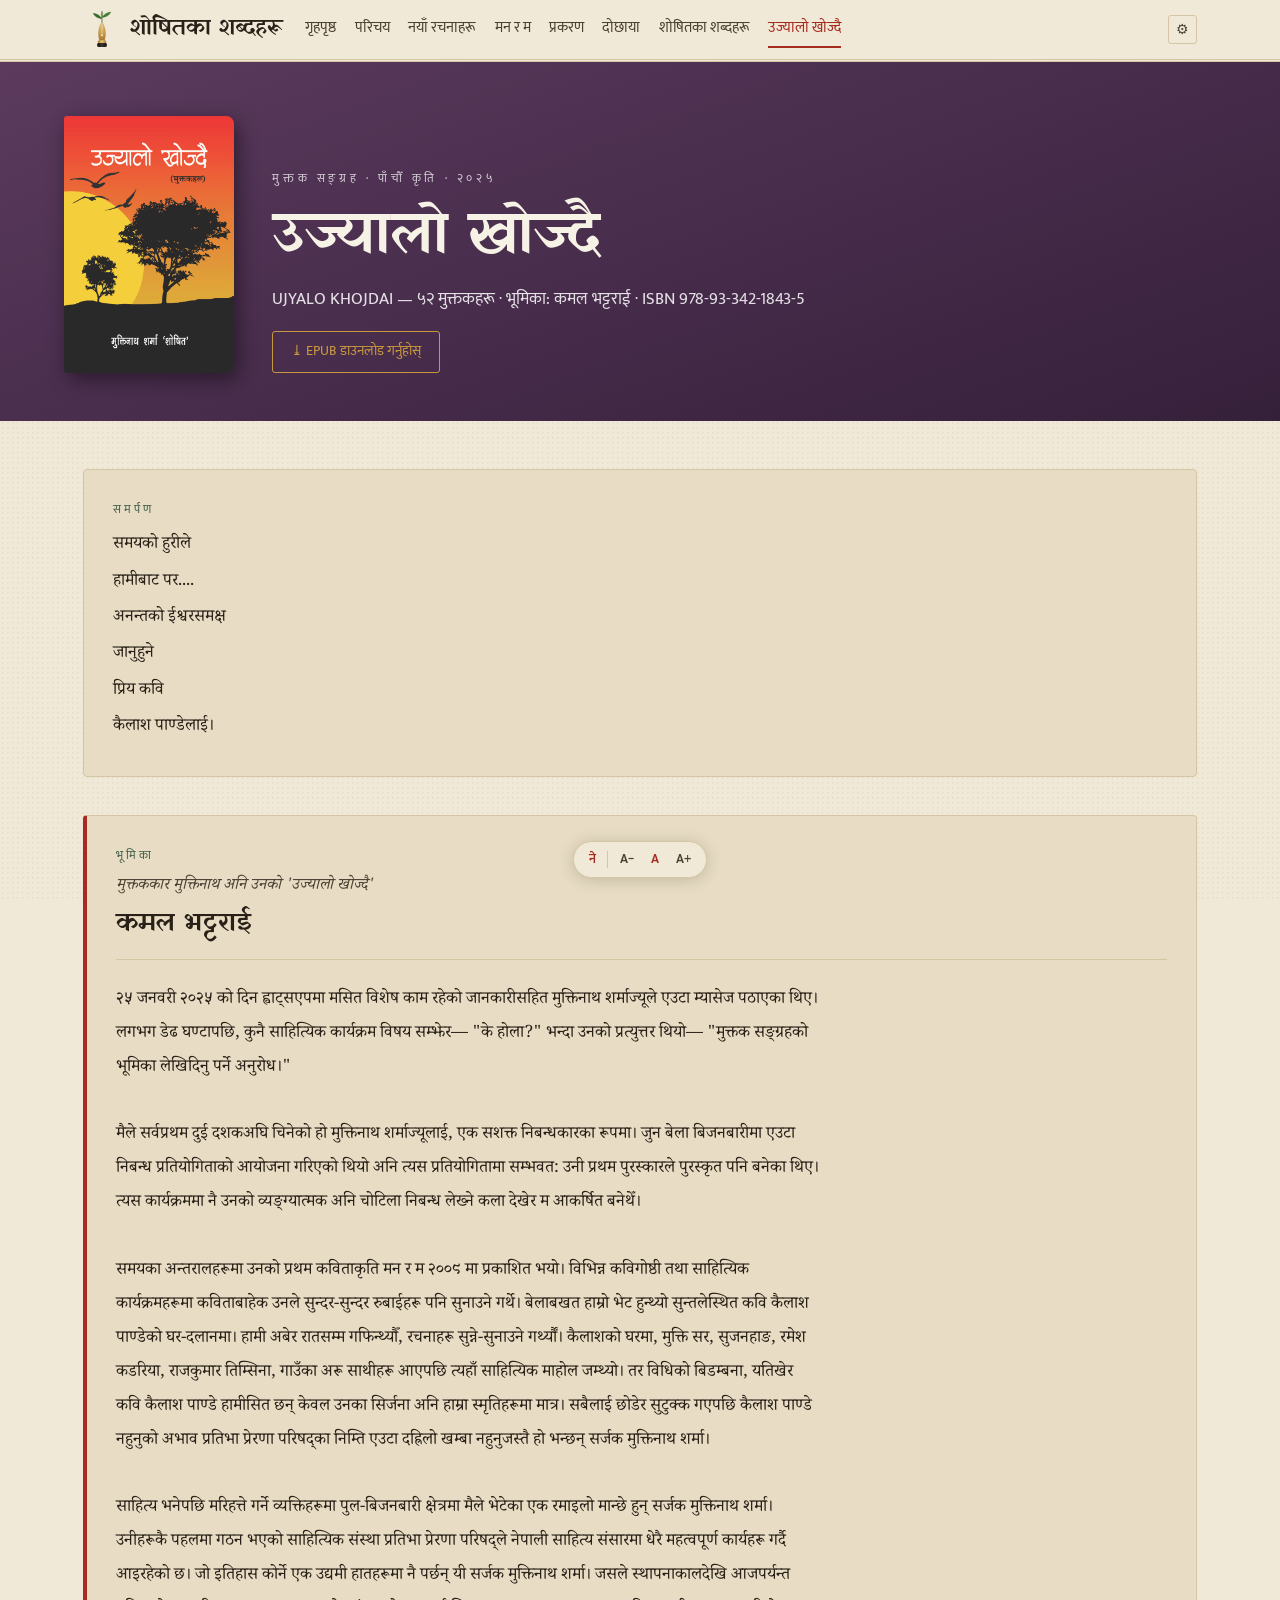
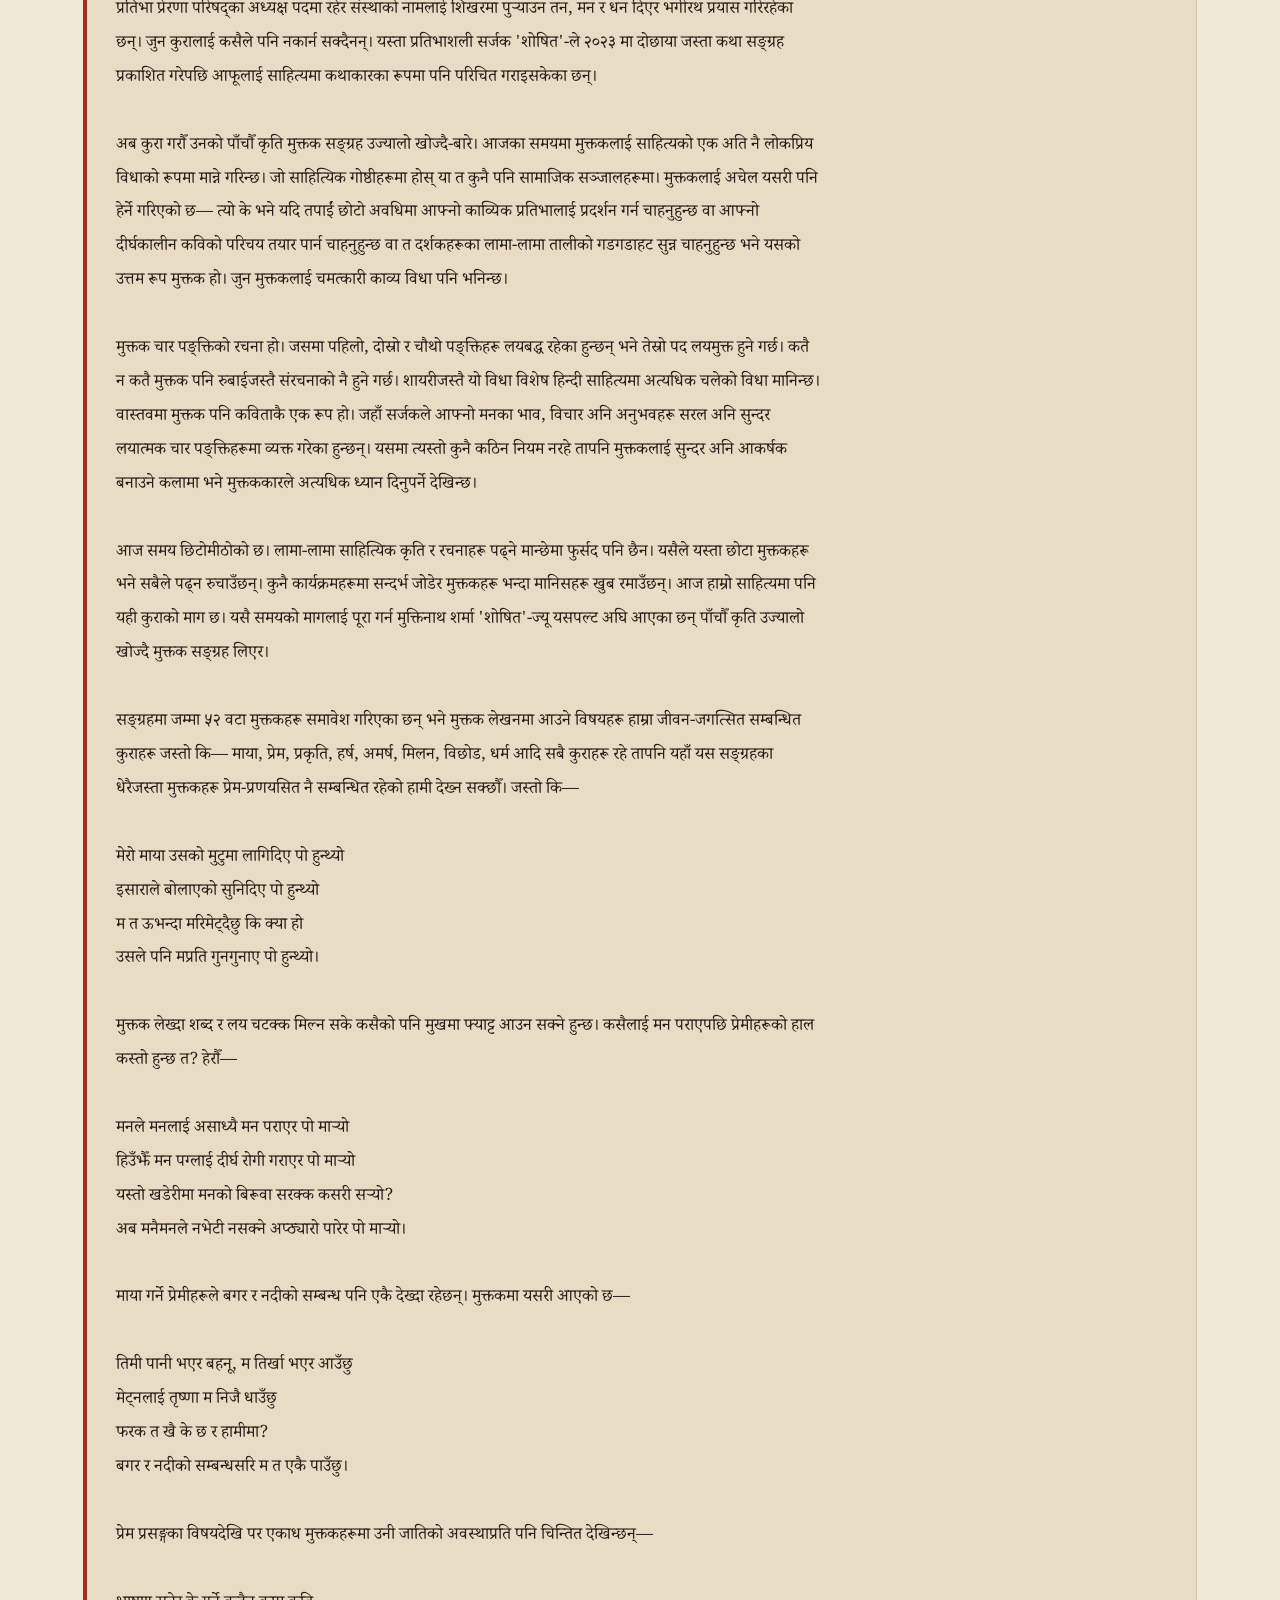
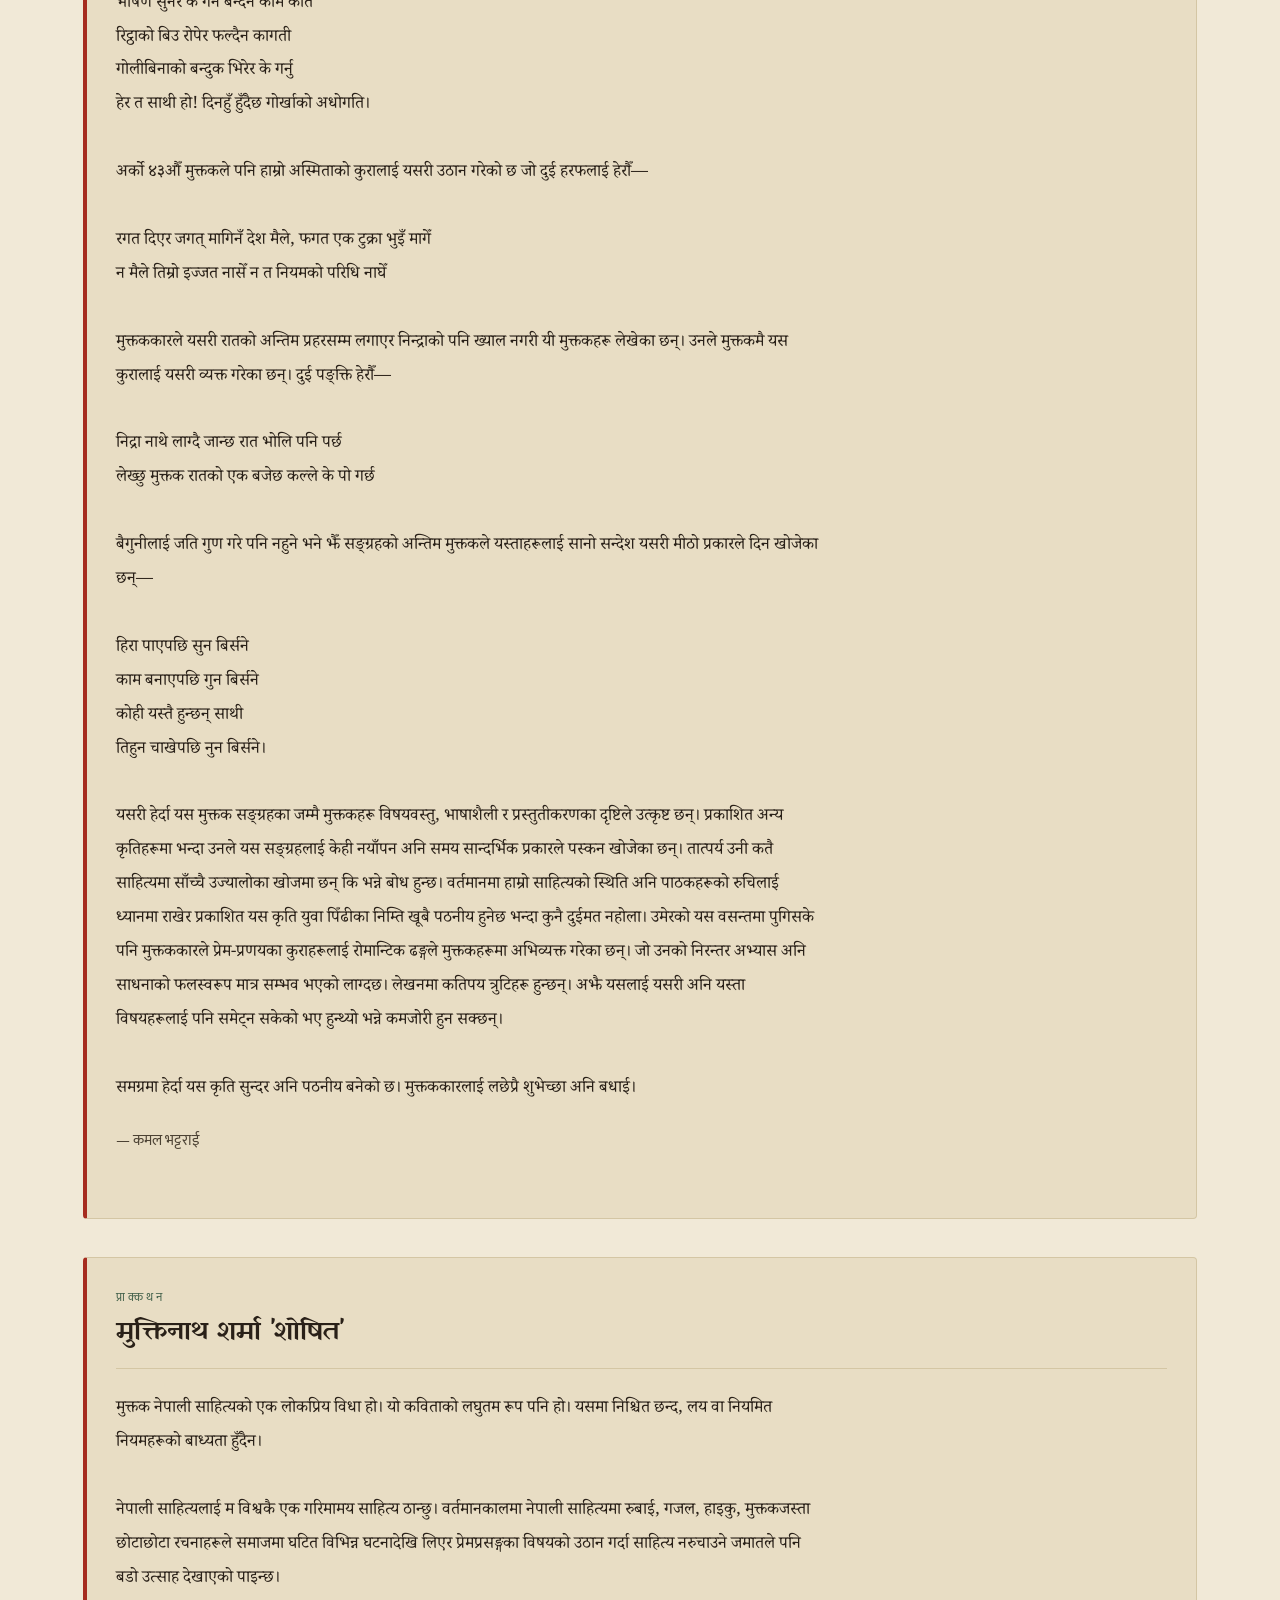
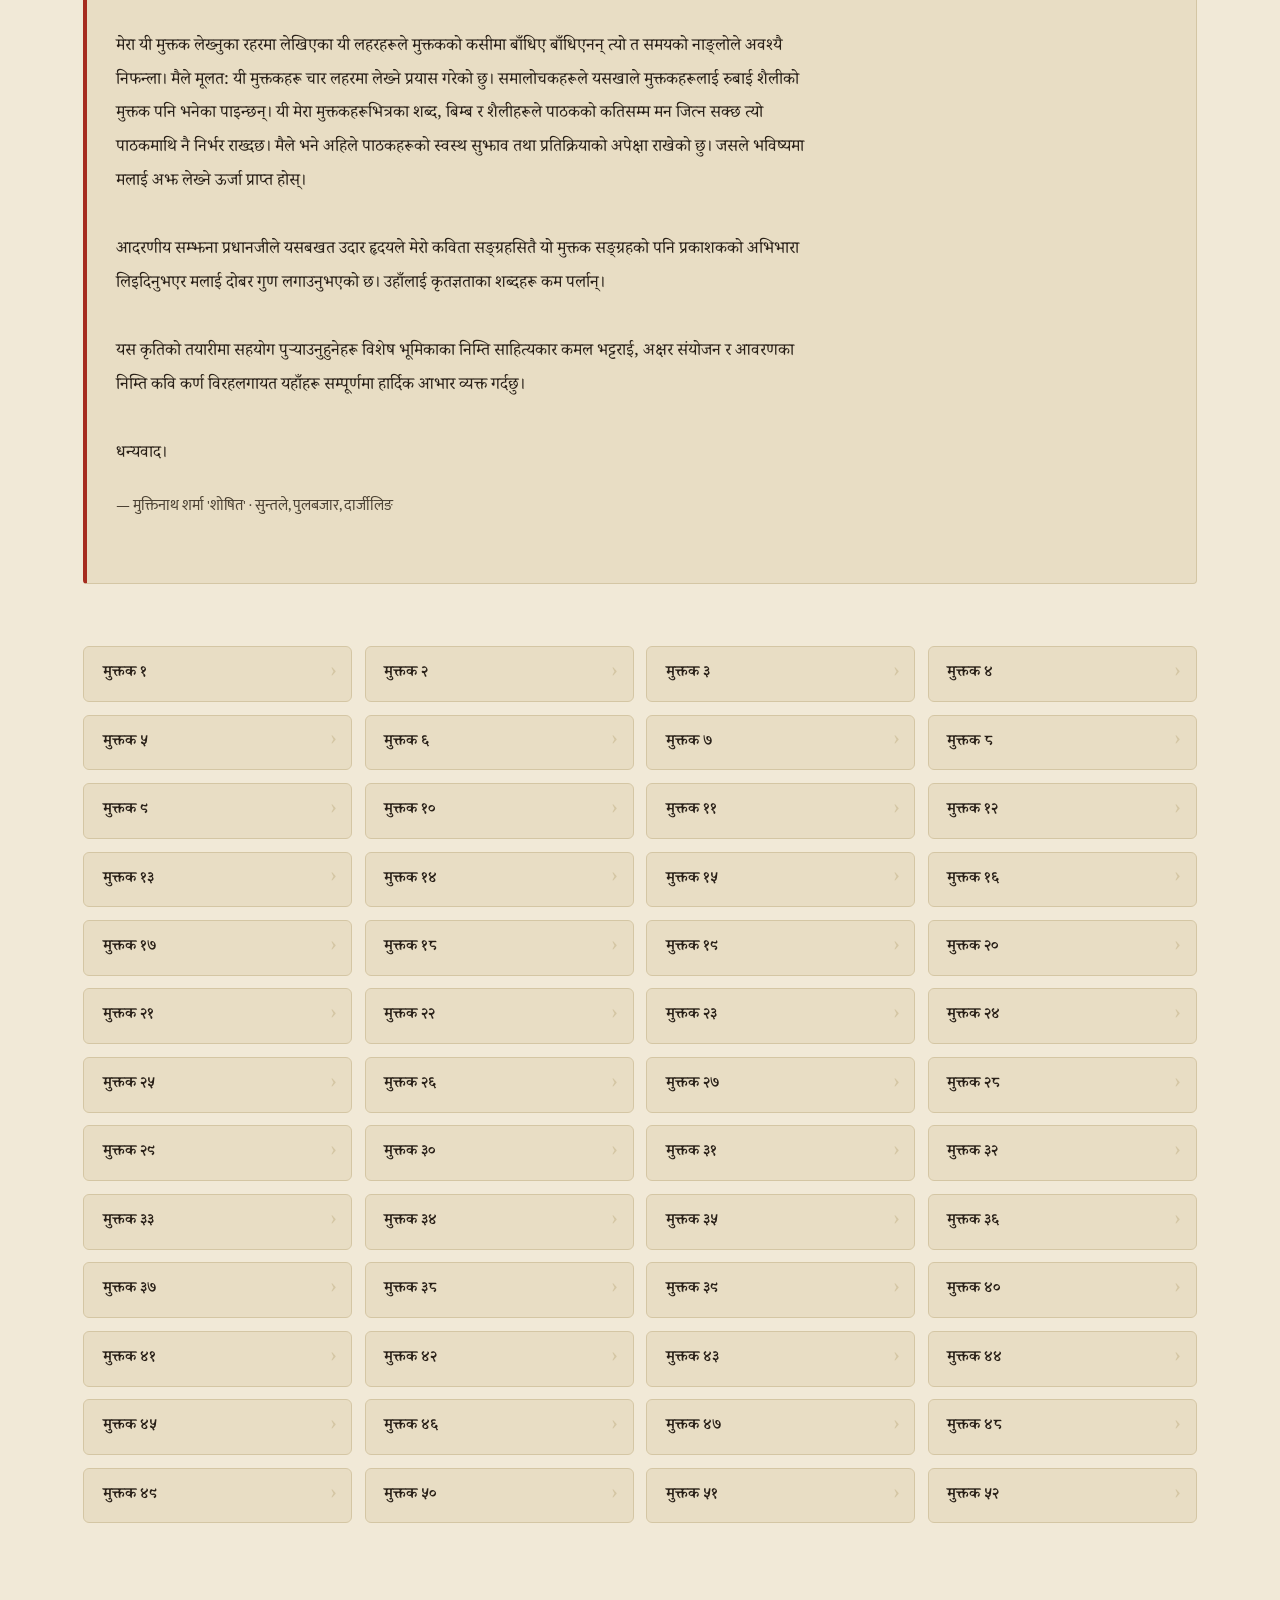
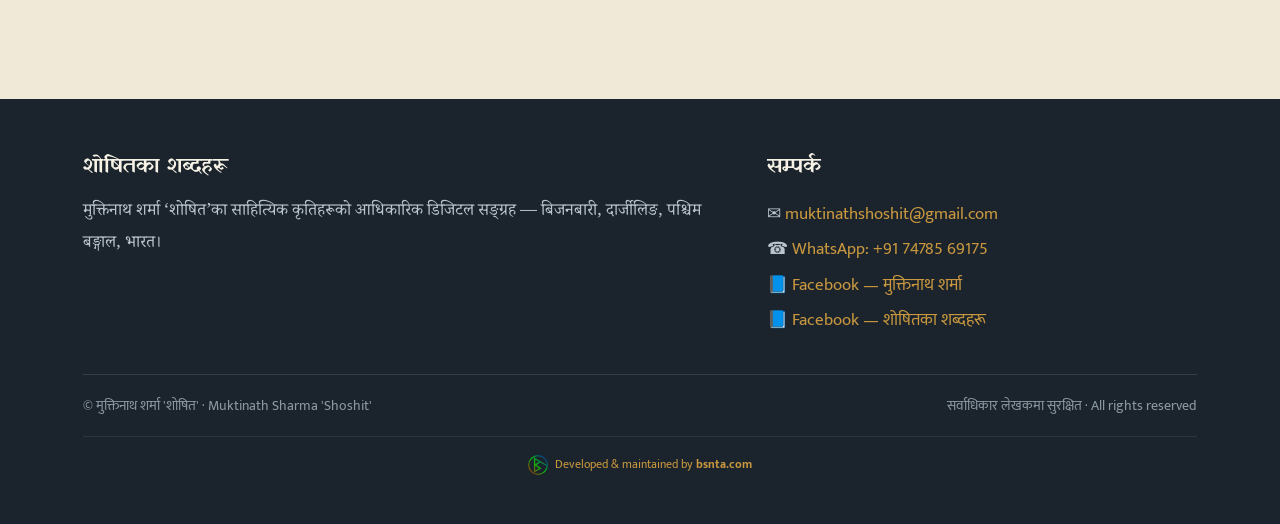
<file: books/ujyalo-khojdai.html>
<!DOCTYPE html>
<html lang="ne">
<head>
<meta charset="UTF-8">
<meta name="viewport" content="width=device-width, initial-scale=1">
<title>उज्यालो खोज्दै — मुक्तक सङ्ग्रह · मुक्तिनाथ शर्मा 'शोषित'</title>
<meta name="description" content="'उज्यालो खोज्दै' (२०२५) — मुक्तिनाथ शर्मा 'शोषित'को मुक्तक सङ्ग्रह। ५२ मुक्तकहरूको पूर्ण पाठ — माया, प्रकृति, अस्मिता, जीवनदर्शन।">

<!-- Open Graph -->
<meta property="og:type" content="book">
<meta property="og:site_name" content="शोषितका शब्दहरू">
<meta property="og:url" content="https://shoshit.in/books/ujyalo-khojdai.html">
<meta property="og:title" content="उज्यालो खोज्दै — मुक्तिनाथ शर्मा 'शोषित' · ५२ मुक्तकहरू">
<meta property="og:description" content="'उज्यालो खोज्दै' (२०२५) — ५२ मुक्तकहरूको सङ्ग्रह। माया-प्रेम, प्रकृति, गोर्खा अस्मिता र जीवनदर्शनमा आधारित छोटा तर तीखा रचनाहरू।">
<meta property="og:image" content="https://shoshit.in/images/covers/ujyalo-khojdai-cover.png">
<meta property="og:image:alt" content="Cover of Ujyalo Khojdai muktak collection 2025">
<meta property="og:locale" content="ne_NP">
<meta property="book:author" content="Muktinath Sharma 'Shoshit'">
<meta property="book:release_date" content="2025">
<meta property="book:isbn" content="978-93-342-1843-5">

<!-- Twitter / X Card -->
<meta name="twitter:card" content="summary_large_image">
<meta name="twitter:title" content="उज्यालो खोज्दै — Muktinath Sharma 'Shoshit' · 52 Muktak (2025)">
<meta name="twitter:description" content="Fifth and latest work (2025) by Muktinath Sharma 'Shoshit' — 52 muktak (four-line verses) on love, nature, identity and life philosophy. Full text at shoshit.in">
<meta name="twitter:image" content="https://shoshit.in/images/covers/ujyalo-khojdai-cover.png">

<!-- Canonical -->
<link rel="canonical" href="https://shoshit.in/books/ujyalo-khojdai.html">

<!-- JSON-LD: Book -->
<script type="application/ld+json">
{
  "@context": "https://schema.org",
  "@type": "Book",
  "name": "उज्यालो खोज्दै",
  "alternateName": "Ujyalo Khojdai",
  "url": "https://shoshit.in/books/ujyalo-khojdai.html",
  "author": {
    "@type": "Person",
    "@id": "https://shoshit.in/#author",
    "name": "Muktinath Sharma 'Shoshit'"
  },
  "datePublished": "2025",
  "isbn": "978-93-342-1843-5",
  "inLanguage": "ne",
  "genre": "Poetry / Muktak",
  "description": "Fifth and latest collection featuring 52 muktak (four-line verses) on themes of love, nature, Gorkha identity, and life philosophy.",
  "image": "https://shoshit.in/images/covers/ujyalo-khojdai-cover.png"
}
</script>

<link rel="preconnect" href="https://fonts.googleapis.com">
<link rel="preconnect" href="https://fonts.gstatic.com" crossorigin>
<link href="https://fonts.googleapis.com/css2?family=Yatra+One&family=Noto+Serif+Devanagari:wght@400;600&family=Mukta:wght@400;600&display=swap" rel="stylesheet">
<link rel="stylesheet" href="../css/style.css">
<link rel="icon" href="../images/shoshit-logo-badge.svg" type="image/svg+xml">
<!-- Google tag (gtag.js) -->
<script async src="https://www.googletagmanager.com/gtag/js?id=G-NLBF8HPNWE"></script>
<script>
  window.dataLayer = window.dataLayer || [];
  function gtag(){dataLayer.push(arguments);}
  gtag('js', new Date());
  gtag('config', 'G-NLBF8HPNWE');
</script>
</head>
<body>

<div id="read-progress" role="progressbar" aria-label="Reading progress" aria-valuenow="0" aria-valuemin="0" aria-valuemax="100"></div>
<a class="skip-link" href="#main-content">Skip to content</a>

<header class="site-head">
  <div class="wrap">
    <a class="brand" href="../index.html">
      <img src="../images/shoshit-logo.svg" alt="" class="brand-logo logo-light" width="38" height="38"><img src="../images/shoshit-logo-dark.svg" alt="" class="brand-logo logo-dark" width="38" height="38">
      शोषितका शब्दहरू
    </a>
    <button id="nav-toggle" aria-expanded="false" aria-controls="main-nav" aria-label="Navigation menu">
      <svg width="22" height="18" viewBox="0 0 22 18" fill="none" aria-hidden="true">
        <rect y="0" width="22" height="2.5" rx="1.25" fill="currentColor"/>
        <rect y="7.75" width="22" height="2.5" rx="1.25" fill="currentColor"/>
        <rect y="15.5" width="22" height="2.5" rx="1.25" fill="currentColor"/>
      </svg>
    </button>
    <div class="nav-wrap">
    <nav class="site-nav" id="main-nav" aria-label="मुख्य">
      <a href="../index.html" data-ne="गृहपृष्ठ" data-en="Home" data-hi="मुख्य पृष्ठ">गृहपृष्ठ</a>
      <a href="../parichay.html" data-ne="परिचय" data-en="About" data-hi="परिचय">परिचय</a>
      <a href="../rachana.html" data-ne="नयाँ रचनाहरू" data-en="New Works" data-hi="नई रचनाएँ">नयाँ रचनाहरू</a>
      <a href="man-ra-ma.html" data-ne="मन र म" data-en="Man ra Ma" data-hi="मन र मैं">मन र म</a>
      <a href="prakaran.html" data-ne="प्रकरण" data-en="Prakaran" data-hi="प्रकरण">प्रकरण</a>
      <a href="dochhaya.html" data-ne="दोछाया" data-en="Dochhaya" data-hi="दोछाया">दोछाया</a>
      <a href="shoshitka-shabdaharu.html" data-ne="शोषितका शब्दहरू" data-en="Shoshitka Shabdaharu" data-hi="शोषित के शब्द">शोषितका शब्दहरू</a>
      <a href="ujyalo-khojdai.html" aria-current="page" data-ne="उज्यालो खोज्दै" data-en="Ujyalo Khojdai" data-hi="उज्यालो खोज्दै">उज्यालो खोज्दै</a>
    </nav>
    </div>
    <button id="settings-toggle" aria-label="Settings" aria-expanded="false" title="Settings">⚙</button>
  </div>
</header>

<main id="main-content">
  <section class="work-hero t-ujyalo">
    <div class="wrap">
      <div class="hero-cover">
        <img src="../images/covers/ujyalo-khojdai-cover.png" alt="उज्यालो खोज्दै — मुक्तिनाथ शर्मा 'शोषित'">
      </div>
      <div class="hero-text">
        <span class="eyebrow" data-ne="मुक्तक सङ्ग्रह · पाँचौँ कृति · २०२५" data-en="Muktak Collection · Fifth Work · 2025" data-hi="मुक्तक संग्रह · पाँचवीं कृति · २०२५">मुक्तक सङ्ग्रह · पाँचौँ कृति · २०२५</span>
        <h1 data-ne="उज्यालो खोज्दै" data-en="Ujyalo Khojdai" data-hi="उज्यालो खोज्दै">उज्यालो खोज्दै</h1>
        <p class="sub" data-ne="UJYALO KHOJDAI — ५२ मुक्तकहरू · भूमिका: कमल भट्टराई · ISBN 978-93-342-1843-5" data-en="UJYALO KHOJDAI — 52 muktaks · Foreword: Kamal Bhattarai · ISBN 978-93-342-1843-5" data-hi="UJYALO KHOJDAI — ५२ मुक्तक · भूमिका: कमल भट्टराई · ISBN 978-93-342-1843-5">UJYALO KHOJDAI — ५२ मुक्तकहरू · भूमिका: कमल भट्टराई · ISBN 978-93-342-1843-5</p>
        <a class="btn hero-dl" href="../epub/ujyalo-khojdai.epub" download data-ne="⤓ EPUB डाउनलोड गर्नुहोस्" data-en="⤓ Download EPUB" data-hi="⤓ EPUB डाउनलोड करें">⤓ EPUB डाउनलोड गर्नुहोस्</a>
      </div>
    </div>
  </section>

  <div class="reader in-listing">
    <div class="works">
      <div class="frontmatter">
        <span class="kicker fm-type" data-ne="समर्पण" data-en="Dedication" data-hi="समर्पण">समर्पण</span>
        <div class="trans lang-ne">
          <div class="verse">समयको हुरीले
हामीबाट पर....
अनन्तको ईश्वरसमक्ष
जानुहुने
प्रिय कवि
कैलाश पाण्डेलाई।</div>
        </div>
        <div class="trans lang-en" lang="en" hidden>
          <div class="verse">Carried far from us
by the storm of time....
to dear poet
Kailash Pande,
who has gone
before the God of eternity.</div>
        </div>
        <div class="trans lang-hi" lang="hi" hidden>
          <div class="verse">समय के तूफ़ान से
हमसे दूर....
अनंत के ईश्वर के समक्ष
जाने वाले
प्रिय कवि
कैलाश पाण्डे को।</div>
        </div>
      </div>

      <div class="frontmatter fm-byline">
        <div class="fm-header">
          <span class="fm-type" data-ne="भूमिका" data-en="Foreword" data-hi="भूमिका">भूमिका</span>
          <p class="fm-title" data-ne="मुक्तककार मुक्तिनाथ अनि उनको 'उज्यालो खोज्दै'" data-en="Muktak-Poet Muktinath and His 'Ujyalo Khojdai'" data-hi="मुक्तककार मुक्तिनाथ और उनका 'उज्यालो खोज्दै'">मुक्तककार मुक्तिनाथ अनि उनको 'उज्यालो खोज्दै'</p>
          <h3 class="fm-name">कमल भट्टराई</h3>
        </div>
        <div class="trans lang-ne prose-flow">२५ जनवरी २०२५ को दिन ह्वाट्सएपमा मसित विशेष काम रहेको जानकारीसहित मुक्तिनाथ शर्माज्यूले एउटा म्यासेज पठाएका थिए। लगभग डेढ घण्टापछि, कुनै साहित्यिक कार्यक्रम विषय सम्झेर— "के होला?" भन्दा उनको प्रत्युत्तर थियो— "मुक्तक सङ्ग्रहको भूमिका लेखिदिनु पर्ने अनुरोध।"

मैले सर्वप्रथम दुई दशकअघि चिनेको हो मुक्तिनाथ शर्माज्यूलाई, एक सशक्त निबन्धकारका रूपमा। जुन बेला बिजनबारीमा एउटा निबन्ध प्रतियोगिताको आयोजना गरिएको थियो अनि त्यस प्रतियोगितामा सम्भवत: उनी प्रथम पुरस्कारले पुरस्कृत पनि बनेका थिए। त्यस कार्यक्रममा नै उनको व्यङ्ग्यात्मक अनि चोटिला निबन्ध लेख्ने कला देखेर म आकर्षित बनेथेँ।

समयका अन्तरालहरूमा उनको प्रथम कविताकृति मन र म २००९ मा प्रकाशित भयो। विभिन्न कविगोष्ठी तथा साहित्यिक कार्यक्रमहरूमा कविताबाहेक उनले सुन्दर-सुन्दर रुबाईहरू पनि सुनाउने गर्थे। बेलाबखत हाम्रो भेट हुन्थ्यो सुन्तलेस्थित कवि कैलाश पाण्डेको घर-दलानमा। हामी अबेर रातसम्म गफिन्थ्यौँ, रचनाहरू सुन्ने-सुनाउने गर्थ्यौं। कैलाशको घरमा, मुक्ति सर, सुजनहाङ, रमेश कडरिया, राजकुमार तिम्सिना, गाउँका अरू साथीहरू आएपछि त्यहाँ साहित्यिक माहोल जम्थ्यो। तर विधिको बिडम्बना, यतिखेर कवि कैलाश पाण्डे हामीसित छन् केवल उनका सिर्जना अनि हाम्रा स्मृतिहरूमा मात्र। सबैलाई छोडेर सुटुक्क गएपछि कैलाश पाण्डे नहुनुको अभाव प्रतिभा प्रेरणा परिषद्का निम्ति एउटा दह्रिलो खम्बा नहुनुजस्तै हो भन्छन् सर्जक मुक्तिनाथ शर्मा।

साहित्य भनेपछि मरिहत्ते गर्ने व्यक्तिहरूमा पुल-बिजनबारी क्षेत्रमा मैले भेटेका एक रमाइलो मान्छे हुन् सर्जक मुक्तिनाथ शर्मा। उनीहरूकै पहलमा गठन भएको साहित्यिक संस्था प्रतिभा प्रेरणा परिषद्ले नेपाली साहित्य संसारमा धेरै महत्वपूर्ण कार्यहरू गर्दै आइरहेको छ। जो इतिहास कोर्ने एक उद्यमी हातहरूमा नै पर्छन् यी सर्जक मुक्तिनाथ शर्मा। जसले स्थापनाकालदेखि आजपर्यन्त प्रतिभा प्रेरणा परिषद्का अध्यक्ष पदमा रहेर संस्थाको नामलाई शिखरमा पुर्‍याउन तन, मन र धन दिएर भगीरथ प्रयास गरिरहेका छन्। जुन कुरालाई कसैले पनि नकार्न सक्दैनन्। यस्ता प्रतिभाशली सर्जक 'शोषित'-ले २०२३ मा दोछाया जस्ता कथा सङ्ग्रह प्रकाशित गरेपछि आफूलाई साहित्यमा कथाकारका रूपमा पनि परिचित गराइसकेका छन्।

अब कुरा गरौँ उनको पाँचौँ कृति मुक्तक सङ्ग्रह उज्यालो खोज्दै-बारे। आजका समयमा मुक्तकलाई साहित्यको एक अति नै लोकप्रिय विधाको रूपमा मान्ने गरिन्छ। जो साहित्यिक गोष्ठीहरूमा होस् या त कुनै पनि सामाजिक सञ्जालहरूमा। मुक्तकलाई अचेल यसरी पनि हेर्ने गरिएको छ— त्यो के भने यदि तपाईं छोटो अवधिमा आफ्नो काव्यिक प्रतिभालाई प्रदर्शन गर्न चाहनुहुन्छ वा आफ्नो दीर्घकालीन कविको परिचय तयार पार्न चाहनुहुन्छ वा त दर्शकहरूका लामा-लामा तालीको गडगडाहट सुन्न चाहनुहुन्छ भने यसको उत्तम रूप मुक्तक हो। जुन मुक्तकलाई चमत्कारी काव्य विधा पनि भनिन्छ।

मुक्तक चार पङ्क्तिको रचना हो। जसमा पहिलो, दोस्रो र चौथो पङ्क्तिहरू लयबद्ध रहेका हुन्छन् भने तेस्रो पद लयमुक्त हुने गर्छ। कतै न कतै मुक्तक पनि रुबाईजस्तै संरचनाको नै हुने गर्छ। शायरीजस्तै यो विधा विशेष हिन्दी साहित्यमा अत्यधिक चलेको विधा मानिन्छ। वास्तवमा मुक्तक पनि कविताकै एक रूप हो। जहाँ सर्जकले आफ्नो मनका भाव, विचार अनि अनुभवहरू सरल अनि सुन्दर लयात्मक चार पङ्क्तिहरूमा व्यक्त गरेका हुन्छन्। यसमा त्यस्तो कुनै कठिन नियम नरहे तापनि मुक्तकलाई सुन्दर अनि आकर्षक बनाउने कलामा भने मुक्तककारले अत्यधिक ध्यान दिनुपर्ने देखिन्छ।

आज समय छिटोमीठोको छ। लामा-लामा साहित्यिक कृति र रचनाहरू पढ्ने मान्छेमा फुर्सद पनि छैन। यसैले यस्ता छोटा मुक्तकहरू भने सबैले पढ्न रुचाउँछन्। कुनै कार्यक्रमहरूमा सन्दर्भ जोडेर मुक्तकहरू भन्दा मानिसहरू खुब रमाउँछन्। आज हाम्रो साहित्यमा पनि यही कुराको माग छ। यसै समयको मागलाई पूरा गर्न मुक्तिनाथ शर्मा 'शोषित'-ज्यू यसपल्ट अघि आएका छन् पाँचौँ कृति उज्यालो खोज्दै मुक्तक सङ्ग्रह लिएर।

सङ्ग्रहमा जम्मा ५२ वटा मुक्तकहरू समावेश गरिएका छन् भने मुक्तक लेखनमा आउने विषयहरू हाम्रा जीवन-जगत्सित सम्बन्धित कुराहरू जस्तो कि— माया, प्रेम, प्रकृति, हर्ष, अमर्ष, मिलन, विछोड, धर्म आदि सबै कुराहरू रहे तापनि यहाँ यस सङ्ग्रहका धेरैजस्ता मुक्तकहरू प्रेम-प्रणयसित नै सम्बन्धित रहेको हामी देख्न सक्छौँ। जस्तो कि—

मेरो माया उसको मुटुमा लागिदिए पो हुन्थ्यो
इसाराले बोलाएको सुनिदिए पो हुन्थ्यो
म त ऊभन्दा मरिमेट्दैछु कि क्या हो
उसले पनि मप्रति गुनगुनाए पो हुन्थ्यो।

मुक्तक लेख्दा शब्द र लय चटक्क मिल्न सके कसैको पनि मुखमा फ्याट्ट आउन सक्ने हुन्छ। कसैलाई मन पराएपछि प्रेमीहरूको हाल कस्तो हुन्छ त? हेरौँ—

मनले मनलाई असाध्यै मन पराएर पो मार्‍यो
हिउँझैँ मन पग्लाई दीर्घ रोगी गराएर पो मार्‍यो
यस्तो खडेरीमा मनको बिरूवा सरक्क कसरी सर्‍यो?
अब मनैमनले नभेटी नसक्ने अप्ठ्यारो पारेर पो मार्‍यो।

माया गर्ने प्रेमीहरूले बगर र नदीको सम्बन्ध पनि एकै देख्दा रहेछन्। मुक्तकमा यसरी आएको छ—

तिमी पानी भएर बहनू, म तिर्खा भएर आउँछु
मेट्नलाई तृष्णा म निजै धाउँछु
फरक त खै के छ र हामीमा?
बगर र नदीको सम्बन्धसरि म त एकै पाउँछु।

प्रेम प्रसङ्गका विषयदेखि पर एकाध मुक्तकहरूमा उनी जातिको अवस्थाप्रति पनि चिन्तित देखिन्छन्—

भाषण सुनेर के गर्ने बन्दैन काम कति
रिट्ठाको बिउ रोपेर फल्दैन कागती
गोलीबिनाको बन्दुक भिरेर के गर्नु
हेर त साथी हो! दिनहुँ हुँदैछ गोर्खाको अधोगति।

अर्को ४३औँ मुक्तकले पनि हाम्रो अस्मिताको कुरालाई यसरी उठान गरेको छ जो दुई हरफलाई हेरौँ—

रगत दिएर जगत् मागिनँ देश मैले, फगत एक टुक्रा भुइँ मागेँ
न मैले तिम्रो इज्जत नासेँ न त नियमको परिधि नाघेँ

मुक्तककारले यसरी रातको अन्तिम प्रहरसम्म लगाएर निन्द्राको पनि ख्याल नगरी यी मुक्तकहरू लेखेका छन्। उनले मुक्तकमै यस कुरालाई यसरी व्यक्त गरेका छन्। दुई पङ्क्ति हेरौँ—

निद्रा नाथे लाग्दै जान्छ रात भोलि पनि पर्छ
लेख्छु मुक्तक रातको एक बजेछ कल्ले के पो गर्छ

बैगुनीलाई जति गुण गरे पनि नहुने भने झैँ सङ्ग्रहको अन्तिम मुक्तकले यस्ताहरूलाई सानो सन्देश यसरी मीठो प्रकारले दिन खोजेका छन्—

हिरा पाएपछि सुन बिर्सने
काम बनाएपछि गुन बिर्सने
कोही यस्तै हुन्छन् साथी
तिहुन चाखेपछि नुन बिर्सने।

यसरी हेर्दा यस मुक्तक सङ्ग्रहका जम्मै मुक्तकहरू विषयवस्तु, भाषाशैली र प्रस्तुतीकरणका दृष्टिले उत्कृष्ट छन्। प्रकाशित अन्य कृतिहरूमा भन्दा उनले यस सङ्ग्रहलाई केही नयाँपन अनि समय सान्दर्भिक प्रकारले पस्कन खोजेका छन्। तात्पर्य उनी कतै साहित्यमा साँच्चै उज्यालोका खोजमा छन् कि भन्ने बोध हुन्छ। वर्तमानमा हाम्रो साहित्यको स्थिति अनि पाठकहरूको रुचिलाई ध्यानमा राखेर प्रकाशित यस कृति युवा पिँढीका निम्ति खूबै पठनीय हुनेछ भन्दा कुनै दुईमत नहोला। उमेरको यस वसन्तमा पुगिसके पनि मुक्तककारले प्रेम-प्रणयका कुराहरूलाई रोमान्टिक ढङ्गले मुक्तकहरूमा अभिव्यक्त गरेका छन्। जो उनको निरन्तर अभ्यास अनि साधनाको फलस्वरूप मात्र सम्भव भएको लाग्दछ। लेखनमा कतिपय त्रुटिहरू हुन्छन्। अझै यसलाई यसरी अनि यस्ता विषयहरूलाई पनि समेट्न सकेको भए हुन्थ्यो भन्ने कमजोरी हुन सक्छन्।

समग्रमा हेर्दा यस कृति सुन्दर अनि पठनीय बनेको छ। मुक्तककारलाई लछेप्रै शुभेच्छा अनि बधाई।
          <p class="sig">— कमल भट्टराई</p>
        </div>
        <div class="trans lang-en prose-flow" lang="en" hidden>
          <p>On the 25th of January 2025, Muktinath Sharma sent me a WhatsApp message indicating he had a special task for me. About an hour and a half later, I responded — having assumed it was about a literary programme of some kind — "What is it?" His reply was: "A request to write the foreword for a muktak collection."</p>
          <p>I first came to know Muktinath Sharma over two decades ago, as a powerful essayist. This was when an essay competition was organised in Bijanbari, and he may well have been awarded first prize. At that very event, I was drawn in by his satirical and incisive style of essay-writing.</p>
          <p>Over intervals of time, his first poetry collection <em>Man ra Ma</em> was published in 2009. At various poetry gatherings and literary programmes, he would recite beautiful rubaiyats alongside his poems. From time to time we met at the verandah of poet Kailash Pande's home in Suntle. We would talk late into the night, reading and listening to each other's compositions. At Kailash's home, with Mukti sir, Sujanhang, Ramesh Kadariya, Rajkumar Timsina, and other friends from the village, a literary atmosphere would gather. But by the irony of fate, poet Kailash Pande is with us now only in his creations and our memories. After he quietly left us, the loss of Kailash Pande is, say the creators, like the absence of a strong pillar for Pratibha Prerana Parishad.</p>
          <p>Among the people I have encountered in the Pul-Bijanbari area who are passionately devoted to literature, creator Muktinath Sharma is a delightful personality. The literary organisation Pratibha Prerana Parishad, established on their initiative, has been doing very important work in the world of Nepali literature. Those entrepreneurial hands that are shaping history — these are the creator Muktinath Sharma, who has made tireless efforts, giving body, mind, and resources, to raise the Parishad's name to its summit from its founding to today. This is something no one can deny. This gifted creator 'Shoshit', after publishing the story collection <em>Dochhaya</em> in 2023, had already introduced himself to literature as a fiction-writer as well.</p>
          <p>Now let us speak of his fifth work, the muktak collection <em>Ujyalo Khojdai</em>. Today, the muktak is regarded as one of the most popular forms in literature — whether at literary gatherings or on social media. The muktak is now viewed this way too: if you wish to display your poetic talent in a short span, or establish your long-term identity as a poet, or hear the extended applause of an audience, the muktak is the finest form. It is also called a magical poetic form.</p>
          <p>A muktak is a composition of four lines, where the first, second, and fourth lines are rhythmically bound while the third is free from metre. In some respects the muktak shares the same structure as the rubaiyat. This form, similar to Shayari, is considered especially prevalent in Hindi literature. In essence the muktak is one form of poetry — where the creator expresses their feelings, thoughts, and experiences in four beautiful, rhythmic lines. Though there are no difficult rules, the muktak-poet must pay great attention to the art of making the muktak beautiful and attractive.</p>
          <p>Today is the age of the quick and sweet. People have no leisure to read long literary works, which is why these short muktaks are what everyone likes to read. At gatherings, when muktaks are spoken with apt connections, people are greatly delighted. Our literature today demands this very thing. To meet this demand of the times, Muktinath Sharma 'Shoshit' has come forward this time with his fifth work, the muktak collection <em>Ujyalo Khojdai</em>.</p>
          <p>The collection contains a total of 52 muktaks. The subjects that arise in muktak-writing — love, nature, joy, sorrow, union, separation, religion, and all manner of things related to our life-world — are present here, yet most of the muktaks in this collection are connected with love and romance. For instance:</p>
          <blockquote>
            <p><em>I wish my love would settle in her heart<br>I wish she would hear my wordless signal<br>I am, it seems, simply dying for her<br>I wish she too would hum something for me.</em></p>
          </blockquote>
          <p>When words and rhythm fit perfectly in a muktak, it can spring to anyone's lips. What is the state of lovers when they begin to care for someone? See:</p>
          <blockquote>
            <p><em>The mind fell so terribly in love with the mind — and it killed<br>It made the heart melt like snow into a long-term patient — and it killed<br>How did the sapling of the mind slide away in such a drought?<br>Now the mind has made it impossible not to meet — and it killed.</em></p>
          </blockquote>
          <p>Lovers who care for each other even see a riverbed and river as one. So in a muktak:</p>
          <blockquote>
            <p><em>You flow as water, I come as thirst<br>I run myself to quench the longing<br>What difference is there between us after all?<br>Like the bond of riverbed and river, I find us one.</em></p>
          </blockquote>
          <p>Far from love, in one or two muktaks he shows concern for the fate of the community:</p>
          <blockquote>
            <p><em>What good is it to hear speeches when no work gets done<br>Plant soapnut seed and no lemon will grow<br>What use to carry a gun without bullets<br>Look, friend: day by day Gorkha declines.</em></p>
          </blockquote>
          <p>Another muktak, the 43rd, raises the matter of our identity — let us read two lines:</p>
          <blockquote>
            <p><em>I shed blood to ask the world for no kingdom — only a scrap of earth<br>I did not dishonour you, nor did I cross the bounds of rule.</em></p>
          </blockquote>
          <p>The muktak-poet composed these muktaks staying up till the last watches of the night, heedless of sleep. He expressed this very fact in a muktak — two lines:</p>
          <blockquote>
            <p><em>Sleepless I go; it is growing late, tomorrow must come too<br>I write muktaks; it is one in the morning — who cares.</em></p>
          </blockquote>
          <p>As no amount of kindness seems enough for the ungrateful, the final muktak in the collection sends a small, sweet message to such people:</p>
          <blockquote>
            <p><em>Find a diamond and forget the gold<br>Get your work done and forget the favour<br>Some people are just like this, friend:<br>Taste the delicacy and forget the salt.</em></p>
          </blockquote>
          <p>Viewed in their entirety, all the muktaks in this collection are excellent in subject, language, style, and presentation. More than in other published works, he has tried to give this collection a fresh and timely quality. It feels as if he is truly in search of light in literature. Published with regard for the current state of our literature and the tastes of readers, this work will certainly be very readable for the younger generation. Even having reached this springtime of life, the muktak-poet has expressed love and romance in a romantic manner. This, it seems, is the fruit of his continuous practice and dedication. Writing inevitably has certain flaws. There may be weaknesses where it could have gone further, where such-and-such a subject could also have been included.</p>
          <p>Overall, this work is beautiful and readable. Warm wishes and congratulations to the muktak-poet.</p>
          <p class="sig">— Kamal Bhattarai</p>
        </div>
        <div class="trans lang-hi prose-flow" lang="hi" hidden>
          <p>25 जनवरी 2025 को व्हाट्सएप पर मुक्तिनाथ शर्माजी ने एक विशेष काम होने की जानकारी के साथ संदेश भेजा था। लगभग डेढ घंटे बाद — किसी साहित्यिक कार्यक्रम की बात समझकर — "क्या होगा?" पूछने पर उनका जवाब था: "मुक्तक संग्रह की भूमिका लिखने का अनुरोध।"</p>
          <p>मैंने मुक्तिनाथ शर्माजी को पहली बार दो दशक पहले एक सशक्त निबंधकार के रूप में जाना था। बिजनबारी में एक निबंध प्रतियोगिता हुई थी और संभवतः वे प्रथम पुरस्कार से पुरस्कृत हुए थे। उसी आयोजन में उनके व्यंग्यात्मक और चुभते हुए निबंध-लेखन की कला देखकर मैं आकर्षित हुआ था।</p>
          <p>समय के अंतराल में उनका प्रथम काव्य-संग्रह <em>मन र म</em> 2009 में प्रकाशित हुआ। विभिन्न कवि-गोष्ठियों में वे कविताओं के अलावा सुंदर रुबाइयाँ भी सुनाते थे। कभी-कभी हम सुन्तले स्थित कवि कैलाश पाण्डे के घर-दालान पर मिलते थे। देर रात तक बातें होती थीं, रचनाएँ सुनाई और सुनी जाती थीं। विधि की विडंबना — इस वक़्त कवि कैलाश पाण्डे हमारे साथ हैं केवल उनकी रचनाओं और हमारी स्मृतियों में। उनके चले जाने के बाद कैलाश पाण्डे की अनुपस्थिति प्रतिभा प्रेरणा परिषद् के लिए एक मज़बूत खंभे के न रहने जैसी है।</p>
          <p>पुल-बिजनबारी क्षेत्र में साहित्य के लिए जान देने वाले लोगों में सर्जक मुक्तिनाथ शर्मा एक रोचक व्यक्तित्व हैं। उनकी पहल पर गठित साहित्यिक संस्था प्रतिभा प्रेरणा परिषद् नेपाली साहित्य-जगत में महत्त्वपूर्ण कार्य करती रही है। इतिहास रचने वाले उद्यमी हाथ ये सर्जक मुक्तिनाथ शर्मा ही हैं, जिन्होंने स्थापना काल से आज तक परिषद् के अध्यक्ष पद पर रहते हुए तन, मन और धन से परिषद् को शिखर तक पहुँचाने का भगीरथ प्रयास किया है। यह बात कोई नकार नहीं सकता। इस प्रतिभाशाली सर्जक 'शोषित' ने 2023 में <em>दोछाया</em> जैसा कहानी-संग्रह प्रकाशित कर साहित्य में कहानीकार के रूप में भी अपना परिचय दे दिया है।</p>
          <p>अब बात करें उनकी पाँचवीं कृति मुक्तक संग्रह <em>उज्यालो खोज्दै</em> की। आज मुक्तक को साहित्य की एक अत्यंत लोकप्रिय विधा माना जाता है — चाहे साहित्यिक गोष्ठियाँ हों या सामाजिक माध्यम। मुक्तक को अब इस रूप में भी देखा जाने लगा है — यदि आप कम समय में अपनी काव्यिक प्रतिभा प्रदर्शित करना चाहते हैं, या दीर्घकालीन कवि की पहचान बनाना चाहते हैं, या दर्शकों की तालियाँ सुनना चाहते हैं — तो उसका उत्तम रूप मुक्तक है।</p>
          <p>मुक्तक चार पंक्तियों की रचना है जिसमें पहली, दूसरी और चौथी पंक्तियाँ लयबद्ध होती हैं जबकि तीसरी पंक्ति लय-मुक्त होती है। यह विधा हिंदी साहित्य में विशेष रूप से प्रचलित मानी जाती है। मूलतः मुक्तक कविता का ही एक रूप है जहाँ सर्जक अपने भाव, विचार और अनुभव चार सुंदर, लयात्मक पंक्तियों में व्यक्त करता है।</p>
          <p>इस संग्रह में कुल 52 मुक्तक हैं। विषयों में माया, प्रेम, प्रकृति, हर्ष, खेद, मिलन, विछोह, धर्म आदि सभी जीवन-जगत से जुड़ी बातें हैं, फिर भी इस संग्रह के अधिकांश मुक्तक प्रेम-प्रणय से संबंधित हैं। जैसे:</p>
          <blockquote>
            <p><em>मेरा प्यार उसके दिल में बस जाता तो अच्छा था<br>इशारे में बुलाने पर सुन लेता तो अच्छा था<br>मैं तो उससे मरे जा रहा हूँ शायद<br>वह भी मेरे लिए गुनगुनाता तो अच्छा था।</em></p>
          </blockquote>
          <p>समग्रतः यह संग्रह सुंदर और पठनीय बना है। मुक्तककार को हार्दिक शुभकामनाएँ और बधाई।</p>
          <p class="sig">— कमल भट्टराई</p>
        </div>
      </div>

      <div class="frontmatter fm-byline">
        <div class="fm-header">
          <span class="fm-type" data-ne="प्राक्कथन" data-en="Preface" data-hi="प्राक्कथन">प्राक्कथन</span>
          <h3 class="fm-name">मुक्तिनाथ शर्मा 'शोषित'</h3>
        </div>
        <div class="trans lang-ne prose-flow">मुक्तक नेपाली साहित्यको एक लोकप्रिय विधा हो। यो कविताको लघुतम रूप पनि हो। यसमा निश्चित छन्द, लय वा नियमित नियमहरूको बाध्यता हुँदैन।

नेपाली साहित्यलाई म विश्वकै एक गरिमामय साहित्य ठान्छु। वर्तमानकालमा नेपाली साहित्यमा रुबाई, गजल, हाइकु, मुक्तकजस्ता छोटाछोटा रचनाहरूले समाजमा घटित विभिन्न घटनादेखि लिएर प्रेमप्रसङ्गका विषयको उठान गर्दा साहित्य नरुचाउने जमातले पनि बडो उत्साह देखाएको पाइन्छ।

मेरा यी मुक्तक लेख्नुका रहरमा लेखिएका यी लहरहरूले मुक्तकको कसीमा बाँधिए बाँधिएनन् त्यो त समयको नाङ्लोले अवश्यै निफन्ला। मैले मूलत: यी मुक्तकहरू चार लहरमा लेख्ने प्रयास गरेको छु। समालोचकहरूले यसखाले मुक्तकहरूलाई रुबाई शैलीको मुक्तक पनि भनेका पाइन्छन्। यी मेरा मुक्तकहरूभित्रका शब्द, बिम्ब र शैलीहरूले पाठकको कतिसम्म मन जित्न सक्छ त्यो पाठकमाथि नै निर्भर राख्दछ। मैले भने अहिले पाठकहरूको स्वस्थ सुझाव तथा प्रतिक्रियाको अपेक्षा राखेको छु। जसले भविष्यमा मलाई अझ लेख्ने ऊर्जा प्राप्त होस्।

आदरणीय सम्झना प्रधानजीले यसबखत उदार हृदयले मेरो कविता सङ्ग्रहसितै यो मुक्तक सङ्ग्रहको पनि प्रकाशकको अभिभारा लिइदिनुभएर मलाई दोबर गुण लगाउनुभएको छ। उहाँलाई कृतज्ञताका शब्दहरू कम पर्लान्।

यस कृतिको तयारीमा सहयोग पुर्‍याउनुहुनेहरू विशेष भूमिकाका निम्ति साहित्यकार कमल भट्टराई, अक्षर संयोजन र आवरणका निम्ति कवि कर्ण विरहलगायत यहाँहरू सम्पूर्णमा हार्दिक आभार व्यक्त गर्दछु।

धन्यवाद।
          <p class="sig">— मुक्तिनाथ शर्मा 'शोषित' · सुन्तले, पुलबजार, दार्जीलिङ</p>
        </div>
        <div class="trans lang-en prose-flow" lang="en" hidden>
          <p>The muktak is a popular form in Nepali literature. It is also the smallest form of poetry. There is no obligation to follow fixed metre, rhythm, or regular rules.</p>
          <p>I consider Nepali literature one of the most dignified literatures in the world. In the present era, short compositions such as rubaiyats, ghazals, haiku, and muktaks address subjects ranging from events in society to matters of love — and even those who do not normally care for literature have shown great enthusiasm for them.</p>
          <p>Whether these waves, written out of a desire to write muktaks, will hold to the standard of the form — the winnowing basket of time will certainly sift that out. I have primarily attempted to write these muktaks in four lines. Critics describe such muktaks as being in the rubaiyat style. How much these muktaks, with their words, images, and style, can win the reader's heart — I leave that to the reader. For now I await the constructive suggestions and responses of readers, which may give me the energy to write still more in the future.</p>
          <p>At this time, the respected Samjhana Pradhanji has generously taken on the responsibility of publisher for both this muktak collection and my poetry collection, placing upon me a double obligation. Words of gratitude will fall short for her.</p>
          <p>I express heartfelt thanks to all those who assisted in the preparation of this work — writer Kamal Bhattarai for the special foreword, poet Karna Virah for typesetting and the cover design, and everyone else.</p>
          <p>Thank you.</p>
          <p class="sig">— Muktinath Sharma 'Shoshit' · Suntle, Pulbazar, Darjeeling</p>
        </div>
        <div class="trans lang-hi prose-flow" lang="hi" hidden>
          <p>मुक्तक नेपाली साहित्य की एक लोकप्रिय विधा है। यह कविता का सबसे लघु रूप भी है। इसमें निश्चित छंद, लय या नियमित नियमों की बाध्यता नहीं होती।</p>
          <p>मैं नेपाली साहित्य को विश्व के सर्वाधिक गरिमामय साहित्यों में से एक मानता हूँ। वर्तमान काल में नेपाली साहित्य में रुबाई, ग़ज़ल, हाइकु, मुक्तक जैसी छोटी रचनाएँ जब सामाजिक घटनाओं से लेकर प्रेम-प्रसंग तक के विषय उठाती हैं, तो साहित्य न पसंद करने वाले लोग भी बड़ा उत्साह दिखाते हैं।</p>
          <p>मेरे ये मुक्तक लिखने की चाह में लिखी गई लहरें मुक्तक की कसौटी पर खरी उतरीं या नहीं — यह तो समय की छलनी अवश्य छानेगी। मैंने मुख्यतः इन मुक्तकों को चार लहरों में लिखने का प्रयास किया है। समालोचक ऐसे मुक्तकों को रुबाई शैली का मुक्तक भी कहते हैं। इन मुक्तकों के शब्द, बिंब और शैलियाँ पाठक का मन कितना जीत पाती हैं — यह पाठक पर ही निर्भर है। अभी मैं पाठकों के स्वस्थ सुझाव और प्रतिक्रिया की अपेक्षा रखता हूँ, जो भविष्य में मुझे और लिखने की ऊर्जा दे।</p>
          <p>आदरणीय सम्झना प्रधानजी ने इस बार उदार हृदय से मेरे कविता-संग्रह के साथ इस मुक्तक-संग्रह का भी प्रकाशक-दायित्व ले लिया — मुझ पर दोहरा उपकार किया। उनके प्रति कृतज्ञता के शब्द कम पड़ेंगे।</p>
          <p>इस कृति की तैयारी में सहयोग देने वालों के प्रति — विशेष भूमिका के लिए साहित्यकार कमल भट्टराई, अक्षर-संयोजन और आवरण के लिए कवि कर्ण विरह सहित सभी के प्रति हार्दिक आभार।</p>
          <p>धन्यवाद।</p>
          <p class="sig">— मुक्तिनाथ शर्मा 'शोषित' · सुन्तले, पुलबजार, दार्जिलिंग</p>
        </div>
      </div>

      <article class="piece" id="m1">
        <span class="kicker" data-ne="मुक्तक १" data-en="Quatrain 1" data-hi="मुक्तक 1">मुक्तक १</span>
        <div class="trans lang-ne">
          <div class="verse">एउटा तस्बिर खिचिराखौँ कतै भित्तामा मन टाँसिन्छ भने
राखिदेऊ यादहरूमा ढुकढुकीभित्र आँटिन्छ भने
खाली छ आऊ बस मनको सानो ठाउँ छ
आँखाभित्रै छल्काएर आँसु साँचिन्छ भने।</div>
        </div>
        <div class="trans lang-en" lang="en" hidden>
          <span class="trans-label">English</span>
          <div class="verse">Let us take a photograph — if the heart wishes to be pasted on a wall;
keep it among the memories — if it wishes to be tucked inside a heartbeat.
Come, sit — there is a small space open in the heart.
Let a tear well up inside the eyes and be saved there.</div>
        </div>
        <div class="trans lang-hi" lang="hi" hidden>
          <span class="trans-label">हिन्दी</span>
          <div class="verse">एक तस्वीर खींच रख लो — यदि मन दीवार पर टँगना चाहे।
यादों में रख दो — यदि धड़कन में समाना चाहे।
खाली है आओ बैठो — मन में एक छोटी-सी जगह है।
आँखों के भीतर छलकाकर आँसू को सहेज लो।</div>
        </div>
      </article>

      <article class="piece" id="m2">
        <span class="kicker" data-ne="मुक्तक २" data-en="Quatrain 2" data-hi="मुक्तक 2">मुक्तक २</span>
        <div class="trans lang-ne">
          <div class="verse">अमूल ताजा कहिल्यै बासी हुन्छ र
उमेर आएपछि नहाँसी हुन्छ र
समय हावासरि चलिरहन्छ
सज्जनलाई पनि फाँसी हुन्छ र!</div>
        </div>
        <div class="trans lang-en" lang="en" hidden>
          <span class="trans-label">English</span>
          <div class="verse">Does the priceless and fresh ever go stale?
Does one stop laughing when age arrives?
Time keeps moving like the wind —
Can even the righteous be hanged?!</div>
        </div>
        <div class="trans lang-hi" lang="hi" hidden>
          <span class="trans-label">हिन्दी</span>
          <div class="verse">क्या बेशकीमती और ताज़ा चीज़ कभी बासी होती है?
क्या उम्र आने पर हँसना बंद हो जाता है?
समय हवा की तरह चलता रहता है —
क्या सज्जन को भी फाँसी होती है?!</div>
        </div>
      </article>

      <article class="piece" id="m3">
        <span class="kicker" data-ne="मुक्तक ३" data-en="Quatrain 3" data-hi="मुक्तक 3">मुक्तक ३</span>
        <div class="trans lang-ne">
          <div class="verse">मेरो माया उसको मुटुमा लागिदिए पो हुन्थ्यो
इसाराले बोलाएको सुनिदिए पो हुन्थ्यो
म त ऊभन्दा मरिमेट्दैछु कि क्या हो
उसले पनि मप्रति गुनगुनाए पो हुन्थ्यो।</div>
        </div>
        <div class="trans lang-en" lang="en" hidden>
          <span class="trans-label">English</span>
          <div class="verse">How good it would be if my love were to strike her heart!
How good if she heard me when I beckoned with a glance!
It seems I am dying more than she —
How good it would be if she, too, hummed something for me.</div>
        </div>
        <div class="trans lang-hi" lang="hi" hidden>
          <span class="trans-label">हिन्दी</span>
          <div class="verse">कितना अच्छा होता — मेरी मोहब्बत उसके दिल में जा लगती।
कितना अच्छा होता — इशारे से बुलाने पर वह सुन लेती।
मैं तो उससे भी बढ़कर मरा जा रहा हूँ —
कितना अच्छा होता — वह भी मेरे लिए कुछ गुनगुनाती।</div>
        </div>
      </article>

      <article class="piece" id="m4">
        <span class="kicker" data-ne="मुक्तक ४" data-en="Quatrain 4" data-hi="मुक्तक 4">मुक्तक ४</span>
        <div class="trans lang-ne">
          <div class="verse">कति छन् तिम्रा वेदनाका आँसु पोखिदेऊ मलाई
कति अँगालिन खोजिरहेछु म सँगालिदेऊ मलाई
हृदयको बारूदमा मिलनको सलाई कोरेर
मरेँ म लम्पसार तिम्रो काखमा, जलाऊ मलाई।</div>
        </div>
        <div class="trans lang-en" lang="en" hidden>
          <span class="trans-label">English</span>
          <div class="verse">How many tears of sorrow you hold — pour them upon me.
How long I have been longing to embrace you — gather me in.
Strike the matchstick of union against the gunpowder of the heart —
I have fallen limp in your lap: burn me to light.</div>
        </div>
        <div class="trans lang-hi" lang="hi" hidden>
          <span class="trans-label">हिन्दी</span>
          <div class="verse">कितने हैं तुम्हारे दर्द के आँसू — मुझ पर उड़ेल दो।
कितना मैं तुम्हें बाँहों में भरना चाहता हूँ — मुझे समेट लो।
हृदय के बारूद पर मिलन की तीली जलाकर —
मैं तुम्हारी गोद में ढेर हो गया हूँ, जला दो मुझे।</div>
        </div>
      </article>

      <article class="piece" id="m5">
        <span class="kicker" data-ne="मुक्तक ५" data-en="Quatrain 5" data-hi="मुक्तक 5">मुक्तक ५</span>
        <div class="trans lang-ne">
          <div class="verse">फुलेछ रातो गुलाफ रङ्ग भरेर आँतमा
प्रेम छ अधरमा, सम्झना धड्कनमा न छ जातमा
समाऊँ लाग्छ कोपिला काँडाले कोरे पनि
भेट्नलाई तिमी भाग्य चाहिन्छ कि माथमा।</div>
        </div>
        <div class="trans lang-en" lang="en" hidden>
          <span class="trans-label">English</span>
          <div class="verse">A red rose has bloomed, filling the core with colour.
Love lives on the lips, memory in the heartbeat — not in caste.
I wish to hold the blossom even though the thorn scratches —
To meet you: does one need luck, or divine grace?</div>
        </div>
        <div class="trans lang-hi" lang="hi" hidden>
          <span class="trans-label">हिन्दी</span>
          <div class="verse">लाल गुलाब खिला है — भीतर रंग भर गया है।
प्रेम अधरों पर है, स्मृति धड़कन में — जाति में नहीं।
काँटों से खरोंच लगे फिर भी कली को थामना चाहता हूँ —
तुमसे मिलने के लिए भाग्य चाहिए या ईश्वर की कृपा?</div>
        </div>
      </article>

      <article class="piece" id="m6">
        <span class="kicker" data-ne="मुक्तक ६" data-en="Quatrain 6" data-hi="मुक्तक 6">मुक्तक ६</span>
        <div class="trans lang-ne">
          <div class="verse">समाऊँ लाग्छ माया भागिजान्छ पिलिक्कै
कति चिप्लो छ यो उफ्रिन्छ मिलिक्कै
दोधारैमा जीवन सजाएँ नि मैले
चाउरी परेको अनुहार हेर्छ फिलिक्कै।</div>
        </div>
        <div class="trans lang-en" lang="en" hidden>
          <span class="trans-label">English</span>
          <div class="verse">Just when I think I can grasp it, love slips away in a flash.
How slippery it is — it bounces free in a trice.
I have, after all, built my life on the razor's edge —
and that pockmarked face gazes back at me with a glint.</div>
        </div>
        <div class="trans lang-hi" lang="hi" hidden>
          <span class="trans-label">हिन्दी</span>
          <div class="verse">जैसे ही समझता हूँ, प्यार एक पल में फिसल जाता है।
कितना चिकना है यह — तुरंत उछलकर निकल जाता है।
मैंने तो दोराहे पर ही अपनी जिंदगी सजाई है —
और वह दागदार चेहरा झट से मुझे ताकता है।</div>
        </div>
      </article>

      <article class="piece" id="m7">
        <span class="kicker" data-ne="मुक्तक ७" data-en="Quatrain 7" data-hi="मुक्तक 7">मुक्तक ७</span>
        <div class="trans lang-ne">
          <div class="verse">अब खुल्दैछ आकाशको छाती
झलमल्ल देखिन्छन् ताराहरू राति
बिहानजस्तो कहिले हुन्छ र दिउँसो
बाँचिरहे देखिन्छ नानाभाँती।</div>
        </div>
        <div class="trans lang-en" lang="en" hidden>
          <span class="trans-label">English</span>
          <div class="verse">The chest of the sky is opening now;
at night the stars shimmer bright.
When does daytime ever feel like morning?
To live on — is to see the world in all its colours.</div>
        </div>
        <div class="trans lang-hi" lang="hi" hidden>
          <span class="trans-label">हिन्दी</span>
          <div class="verse">अब आकाश का सीना खुल रहा है;
रात को तारे झिलमिल दिखते हैं।
दिन कब होता है जैसा भोर?
जीते रहे तो जहान रंग-बिरंग नजर आता है।</div>
        </div>
      </article>

      <article class="piece" id="m8">
        <span class="kicker" data-ne="मुक्तक ८" data-en="Quatrain 8" data-hi="मुक्तक 8">मुक्तक ८</span>
        <div class="trans lang-ne">
          <div class="verse">रोप दिलको खेत लहलह धान झुल्छ भने
समेट अन्तरमा कतै बिछोडमा मन डुल्छ भने
सलाम छ, राखिरहन्छु चिनो सम्झेर उपहारहरू
बोलौँला फेसबूकमा कहिले, मन हतास हुन्छ भने।</div>
        </div>
        <div class="trans lang-en" lang="en" hidden>
          <span class="trans-label">English</span>
          <div class="verse">Sow the field of the heart — if you wish golden paddy to wave there;
gather it within — if the heart drifts somewhere in separation.
My salute to you; I keep those gifts, remembering the bond.
We shall speak on Facebook sometime — if the heart grows weary.</div>
        </div>
        <div class="trans lang-hi" lang="hi" hidden>
          <span class="trans-label">हिन्दी</span>
          <div class="verse">दिल के खेत में बीज बो दो — यदि लहलहाता धान चाहते हो;
भीतर समेट लो — यदि विरह में मन भटकता हो।
सलाम है, उन उपहारों को सँजोए रखता हूँ याद करके।
कभी फेसबुक पर बात करेंगे — यदि मन निराश हो जाए।</div>
        </div>
      </article>

      <article class="piece" id="m9">
        <span class="kicker" data-ne="मुक्तक ९" data-en="Quatrain 9" data-hi="मुक्तक 9">मुक्तक ९</span>
        <div class="trans lang-ne">
          <div class="verse">जाऊँ कता सधैँ जस्तो समयले यतिञ्जेल पर्खिदियो
डुबेको घामजस्तै उमेर यसरी नै खर्चिदियो
चाकरी भनेको हाट बजार रहेछ
हिजोअस्तिको तरुण उमेर ऐना हेर्दा तर्सिदियो।</div>
        </div>
        <div class="trans lang-en" lang="en" hidden>
          <span class="trans-label">English</span>
          <div class="verse">Where should I go — time has waited for me this long, as always.
Like a sinking sun, youth has been spent just so.
It turns out service is nothing but a marketplace —
and the youthful age of yesterday, glimpsed in the mirror, startles me.</div>
        </div>
        <div class="trans lang-hi" lang="hi" hidden>
          <span class="trans-label">हिन्दी</span>
          <div class="verse">कहाँ जाऊँ — समय ने हमेशा की तरह इतनी देर तक इंतज़ार किया।
डूबते सूरज की तरह जवानी इसी तरह खर्च हो गई।
नौकरी तो बस एक बाज़ार निकली —
कल की वह जवान उम्र, आईने में देखते ही डरा गई।</div>
        </div>
      </article>

      <article class="piece" id="m10">
        <span class="kicker" data-ne="मुक्तक १०" data-en="Quatrain 10" data-hi="मुक्तक 10">मुक्तक १०</span>
        <div class="trans lang-ne">
          <div class="verse">आयौ जीवनमा एकपटक पुलुक्क हेरेर गयौ
बस्छु सँगै भन्यौ तर एउटा साडी फेरेर गयौ
चरीजस्तै डालीडाली उड्दै हिँड्यौ तिमी
किन चियाउँछ्यौ भीडबाट जब त मुटु चिरेर गयौ।</div>
        </div>
        <div class="trans lang-en" lang="en" hidden>
          <span class="trans-label">English</span>
          <div class="verse">You came into my life once, cast a fleeting glance, and left.
You said you'd stay beside me, yet changed a saree and were gone.
Like a bird you flitted from branch to branch —
why do you peep from the crowd, when you have already cut through my heart?</div>
        </div>
        <div class="trans lang-hi" lang="hi" hidden>
          <span class="trans-label">हिन्दी</span>
          <div class="verse">एक बार जीवन में आई, झट से एक नज़र डालकर चली गई।
साथ रहूँगी कहा था, पर एक साड़ी बदलकर निकल गई।
चिड़िया-सी डाल-डाल उड़ती फिरी तुम —
भीड़ से झाँकती क्यों हो, जब दिल को चीरकर चली गई।</div>
        </div>
      </article>

      <article class="piece" id="m11">
        <span class="kicker" data-ne="मुक्तक ११" data-en="Quatrain 11" data-hi="मुक्तक 11">मुक्तक ११</span>
        <div class="trans lang-ne">
          <div class="verse">यदि मसिनो नै खान्छौ भने दाँतको के काम
त्यसै दिन्छौ मन भने मायाको के दाम
आउँछौ भने सरक्क आऊ
नत्र बेइमानी सानी हुन्छौ नि बदनाम।</div>
        </div>
        <div class="trans lang-en" lang="en" hidden>
          <span class="trans-label">English</span>
          <div class="verse">If you're going to eat only soft things, what use are teeth?
If you give away your heart just like that, what is love worth?
If you're coming, come straightway —
otherwise, little deceiver, you'll earn a bad name.</div>
        </div>
        <div class="trans lang-hi" lang="hi" hidden>
          <span class="trans-label">हिन्दी</span>
          <div class="verse">यदि मुलायम ही खाना है तो दाँतों का क्या काम?
यूँ ही दे देती हो दिल तो प्यार की क्या कीमत?
आना है तो सीधे आ जाओ —
वरना छोटी बेईमान, बदनाम हो जाओगी।</div>
        </div>
      </article>

      <article class="piece" id="m12">
        <span class="kicker" data-ne="मुक्तक १२" data-en="Quatrain 12" data-hi="मुक्तक 12">मुक्तक १२</span>
        <div class="trans lang-ne">
          <div class="verse">चिउरा खान्छौ भने दही लिएर जाऊ
कर तिर्दैनौ भने भारी बिसाएर जाऊ
अनुहारमात्र मान्छे भएर के भयो
खेल्न जान्दैनौ भने मैदान खाली गरेर जाऊ।</div>
        </div>
        <div class="trans lang-en" lang="en" hidden>
          <span class="trans-label">English</span>
          <div class="verse">If you want to eat beaten rice, take some yoghurt along.
If you won't pay your dues, set your burden down and go.
What's the use of being human only in face?
If you don't know how to play, clear the field and leave.</div>
        </div>
        <div class="trans lang-hi" lang="hi" hidden>
          <span class="trans-label">हिन्दी</span>
          <div class="verse">यदि चिवड़ा खाना है तो दही लेकर जाओ।
यदि कर नहीं चुकाना तो बोझ उतारकर जाओ।
सिर्फ चेहरे से इंसान होने से क्या फायदा?
खेलना नहीं आता तो मैदान खाली कर जाओ।</div>
        </div>
      </article>

      <article class="piece" id="m13">
        <span class="kicker" data-ne="मुक्तक १३" data-en="Quatrain 13" data-hi="मुक्तक 13">मुक्तक १३</span>
        <div class="trans lang-ne">
          <div class="verse">भाषण सुनेर के गर्ने बन्दैन काम कति
रिट्ठाको बिउ रोपेर फल्दैन कागती
गोलीबिनाको बन्दुक भिरेर के गर्नु
हेर त साथी हो! दिनहुँ हुँदैछ गोर्खाको अधोगति।</div>
        </div>
        <div class="trans lang-en" lang="en" hidden>
          <span class="trans-label">English</span>
          <div class="verse">What use is listening to speeches — no work gets done that way.
Planting a soapberry seed won't yield a lime.
What's the point of wearing a rifle without bullets?
Look, my friend — day by day the Gorkha's decline deepens.</div>
        </div>
        <div class="trans lang-hi" lang="hi" hidden>
          <span class="trans-label">हिन्दी</span>
          <div class="verse">भाषण सुनकर क्या होगा — इतने काम बंद हो जाते हैं।
रीठे का बीज बोकर नींबू नहीं फलता।
गोली के बिना बंदूक लटकाए क्या फायदा?
देखो तो साथी! दिन-ब-दिन गोर्खे का पतन हो रहा है।</div>
        </div>
      </article>

      <article class="piece" id="m14">
        <span class="kicker" data-ne="मुक्तक १४" data-en="Quatrain 14" data-hi="मुक्तक 14">मुक्तक १४</span>
        <div class="trans lang-ne">
          <div class="verse">उष्ण छ घामजस्तै यौवनमा हाम्रो जवानी
धरती खोसिदिन्छे सहेर तनका केही लाज नमानी
निष्पट्ट छ रात देख्दैन लीला प्रकृतिको
उम्रनु छ नयाँ ज्योत्स्ना पिरतीको थाप सलामी।</div>
        </div>
        <div class="trans lang-en" lang="en" hidden>
          <span class="trans-label">English</span>
          <div class="verse">Warm as the sun is our youth in its prime —
the earth steals it away, enduring all, feeling no shame of the body.
The night is pitch-dark and cannot see nature's play —
a new moonlight of love must rise and offer its salute.</div>
        </div>
        <div class="trans lang-hi" lang="hi" hidden>
          <span class="trans-label">हिन्दी</span>
          <div class="verse">सूरज जैसी गर्म है यौवन में हमारी जवानी —
धरती छीन लेती है, सहते-सहते, शरीर की कोई शर्म नहीं।
रात घनघोर है, प्रकृति का खेल दिखता नहीं —
प्रेम की नई चाँदनी उगनी चाहिए, सलामी देकर।</div>
        </div>
      </article>

      <article class="piece" id="m15">
        <span class="kicker" data-ne="मुक्तक १५" data-en="Quatrain 15" data-hi="मुक्तक 15">मुक्तक १५</span>
        <div class="trans lang-ne">
          <div class="verse">हृदय नै कोमल तिम्रो भन्न त म पनि सक्दिनँ
पन्नाभरि हृदयमा लेखिरहन्छु गम्न त म पनि सक्दिनँ
फूलजस्तै तिमी पत्थरजस्तै म
मायाका छालहरू लुकाएर राख्न त म पनि सक्दिनँ।</div>
        </div>
        <div class="trans lang-en" lang="en" hidden>
          <span class="trans-label">English</span>
          <div class="verse">I cannot say outright that your heart is tender —
I keep writing it page after page in my heart, yet I cannot fathom it.
You are like a flower; I am like a stone —
I cannot hide away the waves of love either.</div>
        </div>
        <div class="trans lang-hi" lang="hi" hidden>
          <span class="trans-label">हिन्दी</span>
          <div class="verse">यह नहीं कह सकता कि तुम्हारा दिल कोमल है —
पृष्ठ-दर-पृष्ठ दिल में लिखता रहता हूँ, समझ नहीं सकता।
तुम फूल जैसी हो, मैं पत्थर जैसा —
प्यार की लहरों को छुपाकर रख भी नहीं सकता।</div>
        </div>
      </article>

      <article class="piece" id="m16">
        <span class="kicker" data-ne="मुक्तक १६" data-en="Quatrain 16" data-hi="मुक्तक 16">मुक्तक १६</span>
        <div class="trans lang-ne">
          <div class="verse">जब म मञ्चमा हुन्छु तिमी नेपथ्यबाट कानेखुसी गर्छ्यौ
दर्शकका आँखा छलेर तिमीलाई हेर्छु अलिक पर सर्छ्यौ
जुकासरि खुम्चिँदै तन्किँदै गर्छ्यौ भने
भन मनचरी तिमी नै किन दोधारमा पर्छ्यौ?</div>
        </div>
        <div class="trans lang-en" lang="en" hidden>
          <span class="trans-label">English</span>
          <div class="verse">When I am on stage you whisper from the wings —
I steal a glance at you past the audience's eyes and you edge a little away.
If you keep shrinking and stretching like a leech,
tell me, free spirit — why is it you who falls into doubt?</div>
        </div>
        <div class="trans lang-hi" lang="hi" hidden>
          <span class="trans-label">हिन्दी</span>
          <div class="verse">जब मैं मंच पर होता हूँ तुम पर्दे के पीछे से कानाफूसी करती हो —
दर्शकों की नज़र बचाकर तुम्हें देखता हूँ तो थोड़ा दूर खिसक जाती हो।
जोंक की तरह सिकुड़ती-तनती रही तो —
बताओ मनचरी, दुविधा में तुम ही क्यों पड़ती हो?</div>
        </div>
      </article>

      <article class="piece" id="m17">
        <span class="kicker" data-ne="मुक्तक १७" data-en="Quatrain 17" data-hi="मुक्तक 17">मुक्तक १७</span>
        <div class="trans lang-ne">
          <div class="verse">मनले मनलाई असाध्यै मन पराएर पो मार्‍यो
हिउँझैँ मन पग्लाई दीर्घ रोगी गराएर पो मार्‍यो
यस्तो खडेरीमा मनको बिरूवा सरक्क कसरी सर्‍यो?
अब मनैमनले नभेटी नसक्ने अप्ठ्यारो पारेर पो मार्‍यो।</div>
        </div>
        <div class="trans lang-en" lang="en" hidden>
          <span class="trans-label">English</span>
          <div class="verse">The heart fell so deeply in love with the heart — and slew it thus.
It melted the heart like snow and made it a chronic patient — and slew it thus.
In such a drought, how did the plant of the heart quietly slip away?
Now heart longs so hard to meet heart — trapped in impossible longing.</div>
        </div>
        <div class="trans lang-hi" lang="hi" hidden>
          <span class="trans-label">हिन्दी</span>
          <div class="verse">मन ने मन को बेहद पसंद करके ही मार डाला।
बर्फ की तरह मन पिघलाकर दीर्घ रोगी बनाकर ही मार डाला।
ऐसे सूखे में मन का पौधा सरककर कैसे चला गया?
अब मन से मिले बिना न रह पाने की मुश्किल डालकर ही मार डाला।</div>
        </div>
      </article>

      <article class="piece" id="m18">
        <span class="kicker" data-ne="मुक्तक १८" data-en="Quatrain 18" data-hi="मुक्तक 18">मुक्तक १८</span>
        <div class="trans lang-ne">
          <div class="verse">रङ्गीन ऐना हेरे पनि तिम्रो अनुहार नै कोत्रे
एउटा गाडी जसोतसो ल्यायौ त्यही पनि थोत्रे
फोहोर फ्याक्ने घुर्‍यान छैन कुरा गर्छौ ठूलो
निमुखालाई ठूला कुरा कहिलेसम्म जोत्ने?</div>
        </div>
        <div class="trans lang-en" lang="en" hidden>
          <span class="trans-label">English</span>
          <div class="verse">Even in a coloured mirror it is only your face that gets scratched on —
you somehow brought a vehicle, yet that too was battered.
There's no proper place to dump the rubbish, yet you talk big —
how long will you plough big promises into the mouths of the poor?</div>
        </div>
        <div class="trans lang-hi" lang="hi" hidden>
          <span class="trans-label">हिन्दी</span>
          <div class="verse">रंगीन आईने में भी तुम्हारा चेहरा ही खुंच जाता है —
जैसे-तैसे एक गाड़ी लाए, वह भी टूटी-फूटी।
कूड़ा फेंकने की जगह नहीं, पर बड़ी-बड़ी बातें करते हो —
गरीबों को कब तक बड़े-बड़े वादे जोतते रहोगे?</div>
        </div>
      </article>

      <article class="piece" id="m19">
        <span class="kicker" data-ne="मुक्तक १९" data-en="Quatrain 19" data-hi="मुक्तक 19">मुक्तक १९</span>
        <div class="trans lang-ne">
          <div class="verse">घरी छेलिँदै घरी देखिँदै आफ्नो रूप बनायौ किन?
दोबाटोमै भेटौँ भन्थेँ लिन आयौ किन?
अस्ताएको घाम पनि कहिलेकाहीँ न्यानो लाग्छ
मोह मनभरि बोकी मलाई देखी मुस्कायौ किन?</div>
        </div>
        <div class="trans lang-en" lang="en" hidden>
          <span class="trans-label">English</span>
          <div class="verse">Why did you craft your image — now hiding, now appearing?
I had said we'd meet at the crossroads — why did you come to fetch me?
Even the setting sun sometimes feels warm —
carrying a heart full of longing, why did you smile when you saw me?</div>
        </div>
        <div class="trans lang-hi" lang="hi" hidden>
          <span class="trans-label">हिन्दी</span>
          <div class="verse">कभी छुपते, कभी दिखते — अपनी छवि क्यों बनाई?
मैं कहता था चौराहे पर मिलें — लेने क्यों आए?
ढलता सूरज भी कभी-कभी गर्म लगता है —
मन में मोह भरकर मुझे देखते ही मुस्कुराए क्यों?</div>
        </div>
      </article>

      <article class="piece" id="m20">
        <span class="kicker" data-ne="मुक्तक २०" data-en="Quatrain 20" data-hi="मुक्तक 20">मुक्तक २०</span>
        <div class="trans lang-ne">
          <div class="verse">म लक्ष्य खोज्दै भीर उक्लिँदैछु
हो कि होइन मेरो लक्ष्य झुक्किँदैछु
हरेस नखा भन्छ माकुरो
आँट, भरोसा निख्रिएर पाइला खुक्लिँदैछु।</div>
        </div>
        <div class="trans lang-en" lang="en" hidden>
          <span class="trans-label">English</span>
          <div class="verse">I am climbing the cliff in search of my goal —
is it my goal or not — I keep stumbling on.
"Don't despair," the spider says —
shaking off fear and doubt, I am loosening my stride.</div>
        </div>
        <div class="trans lang-hi" lang="hi" hidden>
          <span class="trans-label">हिन्दी</span>
          <div class="verse">लक्ष्य खोजते हुए पहाड़ चढ़ रहा हूँ —
यह मेरा लक्ष्य है या नहीं, ठोकर खाता जा रहा हूँ।
"हिम्मत मत हारो," मकड़ी कहती है —
हिम्मत, विश्वास झाड़कर कदम खोल रहा हूँ।</div>
        </div>
      </article>

      <article class="piece" id="m21">
        <span class="kicker" data-ne="मुक्तक २१" data-en="Quatrain 21" data-hi="मुक्तक 21">मुक्तक २१</span>
        <div class="trans lang-ne">
          <div class="verse">तन बुढिन्छ नै प्रिये! मन बुढिँदैन
बिना पैयाँ रथ पनि गुडिँदैन
उमेरको रङ्ग मनमै त छ नि
हात-पाउ नचलाए पोखरीमा पौडिँदैन।</div>
        </div>
        <div class="trans lang-en" lang="en" hidden>
          <span class="trans-label">English</span>
          <div class="verse">The body does age, my love — but the heart does not.
Even a chariot won't roll without wheels.
The colour of one's age lives right there in the heart —
if hands and feet don't move, you cannot swim in the pond.</div>
        </div>
        <div class="trans lang-hi" lang="hi" hidden>
          <span class="trans-label">हिन्दी</span>
          <div class="verse">तन बूढ़ा होता है, प्रिये! मन नहीं होता।
बिना पहियों के रथ भी नहीं चलता।
उम्र का रंग तो मन में ही रहता है —
हाथ-पाँव न चलाओ तो तालाब में तैर नहीं सकते।</div>
        </div>
      </article>

      <article class="piece" id="m22">
        <span class="kicker" data-ne="मुक्तक २२" data-en="Quatrain 22" data-hi="मुक्तक 22">मुक्तक २२</span>
        <div class="trans lang-ne">
          <div class="verse">जित्यौ तिमीले जिन्दगीको दौडमा
हारेँ म बेमौसमी चउरमा
छामेर नै शान्तिको सास फेरेँ मैले
आलिङ्गन नै अतिशय मीठो लाग्थ्यो प्रौढमा।</div>
        </div>
        <div class="trans lang-en" lang="en" hidden>
          <span class="trans-label">English</span>
          <div class="verse">You won the race of life —
I lost on an out-of-season meadow.
I breathed a breath of peace only when I touched you —
an embrace felt sweeter than anything in those mature years.</div>
        </div>
        <div class="trans lang-hi" lang="hi" hidden>
          <span class="trans-label">हिन्दी</span>
          <div class="verse">तुमने जिंदगी की दौड़ जीत ली —
मैं बेमौसम के मैदान में हार गया।
छूकर ही मैंने शांति की साँस ली —
उन परिपक्व वर्षों में आलिंगन बेहद मीठा लगता था।</div>
        </div>
      </article>

      <article class="piece" id="m23">
        <span class="kicker" data-ne="मुक्तक २३" data-en="Quatrain 23" data-hi="मुक्तक 23">मुक्तक २३</span>
        <div class="trans lang-ne">
          <div class="verse">झरनाझैँ छ चोखो यो मन तिमी थपक्क बस
तिम्रै लागि खुलेको छ यो दिन आऊ सुटुक्क पस
देख्नेले जतिसुकै कुरा काट्छन् काटिरहून्
किन धकाएकी यस्तरी आऊ कम्मर कस।</div>
        </div>
        <div class="trans lang-en" lang="en" hidden>
          <span class="trans-label">English</span>
          <div class="verse">Pure as a waterfall is this heart — sit here quietly.
This door has opened for you — come, slip in softly.
Let the onlookers gossip all they like — let them gossip.
Why have you been putting it off like this? Come, gird yourself.</div>
        </div>
        <div class="trans lang-hi" lang="hi" hidden>
          <span class="trans-label">हिन्दी</span>
          <div class="verse">झरने जैसा पवित्र है यह मन — चुपचाप बैठ जाओ।
यह दरवाज़ा तुम्हारे लिए ही खुला है — आकर धीरे से अंदर आ जाओ।
देखने वाले जितना चाहें कुरेदते रहें — रहने दो।
इस तरह टालती क्यों रही — आओ, कमर कस लो।</div>
        </div>
      </article>

      <article class="piece" id="m24">
        <span class="kicker" data-ne="मुक्तक २४" data-en="Quatrain 24" data-hi="मुक्तक 24">मुक्तक २४</span>
        <div class="trans lang-ne">
          <div class="verse">सुसेल्दै बगेका नदी हेर सुन्दर
रमाउँछन् भुरा माछाका बगुन्दर
म त हुन्छु लट्ठ हेरेरै रमिता
कति स्वच्छ रहन्छ हेर त्यो समुन्दर।</div>
        </div>
        <div class="trans lang-en" lang="en" hidden>
          <span class="trans-label">English</span>
          <div class="verse">See how beautiful is the river flowing with a murmur —
shoals of small fish play and revel there.
I just stand entranced, delighting in the sight —
see how clear the ocean remains.</div>
        </div>
        <div class="trans lang-hi" lang="hi" hidden>
          <span class="trans-label">हिन्दी</span>
          <div class="verse">देखो कितनी सुंदर है यह कलकल बहती नदी —
छोटी-छोटी मछलियों के झुंड यहाँ रमते हैं।
मैं तो बस देखकर ही मगन हो जाता हूँ —
देखो, वह समुद्र कितना निर्मल रहता है।</div>
        </div>
      </article>

      <article class="piece" id="m25">
        <span class="kicker" data-ne="मुक्तक २५" data-en="Quatrain 25" data-hi="मुक्तक 25">मुक्तक २५</span>
        <div class="trans lang-ne">
          <div class="verse">तिमी पानी भएर बहनू, म तिर्खा भएर आउँछु
मेट्नलाई तृष्णा म निजै धाउँछु
फरक त खै के छ र हामीमा?
बगर र नदीको सम्बन्धसरि म त एकै पाउँछु।</div>
        </div>
        <div class="trans lang-en" lang="en" hidden>
          <span class="trans-label">English</span>
          <div class="verse">You flow as water — I shall come as thirst.
To quench this longing, I myself shall rush to you.
What difference is there between us, after all?
Like the bond of riverbank and river — I find us one.</div>
        </div>
        <div class="trans lang-hi" lang="hi" hidden>
          <span class="trans-label">हिन्दी</span>
          <div class="verse">तुम पानी बनकर बहो — मैं प्यासा होकर आऊँगा।
प्यास बुझाने के लिए खुद दौड़ता आऊँगा।
हममें फर्क ही क्या है आखिर?
नदी और उसके किनारे के रिश्ते जैसा — मैं तो एक ही पाता हूँ।</div>
        </div>
      </article>

      <article class="piece" id="m26">
        <span class="kicker" data-ne="मुक्तक २६" data-en="Quatrain 26" data-hi="मुक्तक 26">मुक्तक २६</span>
        <div class="trans lang-ne">
          <div class="verse">फूलमै उदाउँछ्यौ हर बिहानी
झपक्क निदाउँछ्यौ फूलकै सिरानी
कतै ती पत्रदलहरूलाई हावाले लछारे भने नि त!
हाँसिरहनू है तिमी फूलकी रानी।</div>
        </div>
        <div class="trans lang-en" lang="en" hidden>
          <span class="trans-label">English</span>
          <div class="verse">You rise with the flowers every morning —
you drift off to sleep with a flower as your pillow.
Even if the wind were to scatter those petals away —
keep smiling, you queen of flowers.</div>
        </div>
        <div class="trans lang-hi" lang="hi" hidden>
          <span class="trans-label">हिन्दी</span>
          <div class="verse">हर सुबह फूल के साथ खिल उठती हो —
फूल को सिरहाना कर झट से सो जाती हो।
कहीं वे पत्तियाँ हवा उड़ा ले जाए तो भी —
हँसती रहो, तुम फूलों की रानी।</div>
        </div>
      </article>

      <article class="piece" id="m27">
        <span class="kicker" data-ne="मुक्तक २७" data-en="Quatrain 27" data-hi="मुक्तक 27">मुक्तक २७</span>
        <div class="trans lang-ne">
          <div class="verse">यस्ती जोडी चाहिएको छ जसले बेजोड मुक्तक लेख्न सकोस्
कसैले चलाए बेकसुर परेको बेला हाँसी-हाँसी थेग्न सकोस्
हुतिहाराहरू लछेप्रै देखिसकेँ राजै!
दु:खसुखका हरेक प्रहार रत्तीभर नडगमगाई छेक्न सकोस्।</div>
        </div>
        <div class="trans lang-en" lang="en" hidden>
          <span class="trans-label">English</span>
          <div class="verse">I want a partner who can write matchless muktak —
who, when wrongly accused by someone, can take it smilingly.
I have seen plenty of cowards, my friend!
Who can block every blow of joy and sorrow without wavering a bit.</div>
        </div>
        <div class="trans lang-hi" lang="hi" hidden>
          <span class="trans-label">हिन्दी</span>
          <div class="verse">ऐसा साथी चाहिए जो बेजोड़ मुक्तक लिख सके —
कोई बेकसूर फंसाए तो हँसते-हँसते झेल सके।
बहुत कायर देख चुका हूँ मैं, दोस्त!
सुख-दुख की हर चोट ज़रा भी डगमगाए बिना रोक सके।</div>
        </div>
      </article>

      <article class="piece" id="m28">
        <span class="kicker" data-ne="मुक्तक २८" data-en="Quatrain 28" data-hi="मुक्तक 28">मुक्तक २८</span>
        <div class="trans lang-ne">
          <div class="verse">तिम्रो छड्के नजरले मलाई हान्यो
तिम्रो मोहले त झनै मलाई तान्यो
एँसेलु खाँदै अस्ति वैशाखमा खिचेको सेल्फी
तिमी माया म मोह भएकै ठान्यो।</div>
        </div>
        <div class="trans lang-en" lang="en" hidden>
          <span class="trans-label">English</span>
          <div class="verse">Your sidelong glance struck me like an arrow —
your enchantment drew me in even more.
That selfie taken in Baisakh the other day, eating raspberries —
I took it to mean: you are love, I am longing.</div>
        </div>
        <div class="trans lang-hi" lang="hi" hidden>
          <span class="trans-label">हिन्दी</span>
          <div class="verse">तुम्हारी तिरछी नज़र ने मुझे जा मारा —
तुम्हारे मोह ने तो और भी खींच लिया।
उस दिन वैशाख में रसभरी खाते हुए खींची सेल्फी —
मैंने समझा — तुम प्यार हो, मैं मोह हूँ।</div>
        </div>
      </article>

      <article class="piece" id="m29">
        <span class="kicker" data-ne="मुक्तक २९" data-en="Quatrain 29" data-hi="मुक्तक 29">मुक्तक २९</span>
        <div class="trans lang-ne">
          <div class="verse">अँगालो पर्खिरहेछ प्रणयका साथहरू
चिसिँदैनन् पुनर्मिलनका जुनेली रातहरू
भरोसा राख सानू! समय अवशेषमा
देखिँदैनन् मनभित्रका हामी दुवै मिलेका बातहरू।</div>
        </div>
        <div class="trans lang-en" lang="en" hidden>
          <span class="trans-label">English</span>
          <div class="verse">The companions of love are waiting for an embrace —
the moonlit nights of reunion do not grow cold.
Have faith, dear one! In the remnants of time,
the words of our meeting deep within the heart go unseen by the world.</div>
        </div>
        <div class="trans lang-hi" lang="hi" hidden>
          <span class="trans-label">हिन्दी</span>
          <div class="verse">प्रेम के साथी आलिंगन की प्रतीक्षा में हैं —
पुनर्मिलन की चाँदनी रातें ठंडी नहीं पड़तीं।
भरोसा रखो प्रिये! समय के अवशेषों में
हम दोनों के मिलन की भीतरी बातें किसी को दिखती नहीं।</div>
        </div>
      </article>

      <article class="piece" id="m30">
        <span class="kicker" data-ne="मुक्तक ३०" data-en="Quatrain 30" data-hi="मुक्तक 30">मुक्तक ३०</span>
        <div class="trans lang-ne">
          <div class="verse">फलिरहन्छन् कोपिलाबाट ससाना फलहरू
पर्ख प्रिये कुनै समय आउनेछन् ती पलहरू
रात गहिरिए पनि परात पलाउँछ
आउँछ मधुरस लिएर वैशाखमा नयाँ नलहरू।</div>
        </div>
        <div class="trans lang-en" lang="en" hidden>
          <span class="trans-label">English</span>
          <div class="verse">Small fruits keep ripening from the buds —
wait, my love, those moments will come in time.
Though the night deepens, the morning always sprouts.
New shoots come in Baisakh carrying nectar.</div>
        </div>
        <div class="trans lang-hi" lang="hi" hidden>
          <span class="trans-label">हिन्दी</span>
          <div class="verse">कलियों से छोटे-छोटे फल पकते रहते हैं —
प्रतीक्षा करो प्रिये, वे पल किसी दिन आएँगे।
रात गहरी हो जाए तो भी सुबह फूट पड़ती है —
वैशाख में मधुरस लिए नई कोंपलें आती हैं।</div>
        </div>
      </article>

      <article class="piece" id="m31">
        <span class="kicker" data-ne="मुक्तक ३१" data-en="Quatrain 31" data-hi="मुक्तक 31">मुक्तक ३१</span>
        <div class="trans lang-ne">
          <div class="verse">गारो लाउँछु भनेर ढुङ्गा बेच्छन्
राहत जति आफ्नै पुर्पुरो सेक्छन्
गाउँको ऐना फुटाएर अनुहार हेर्नेले
आफ्नै माटो मरेको बिपना के देख्छन्।</div>
        </div>
        <div class="trans lang-en" lang="en" hidden>
          <span class="trans-label">English</span>
          <div class="verse">They sell the stones saying they'll build a wall —
all the relief goes only to warm their own temples.
Those who smash the village mirror and still seek to see their face —
what dream do they see in a homeland that has already died?</div>
        </div>
        <div class="trans lang-hi" lang="hi" hidden>
          <span class="trans-label">हिन्दी</span>
          <div class="verse">दीवार लगाने को कहकर पत्थर बेचते हैं —
राहत जो मिले सब अपना ही माथा सेकते हैं।
गाँव का आईना तोड़कर जो अपना चेहरा देखते हैं —
वे अपनी मरी हुई माटी का क्या सपना देखते हैं।</div>
        </div>
      </article>

      <article class="piece" id="m32">
        <span class="kicker" data-ne="मुक्तक ३२" data-en="Quatrain 32" data-hi="मुक्तक 32">मुक्तक ३२</span>
        <div class="trans lang-ne">
          <div class="verse">एउटै रहेछ चाहना दुरूस्तै भएछ मन
मीठा ती शब्दहरूले उज्यालो भयो तन
प्रेम त हो नि सागरसरह सलल बग्ने
उमेर ढल्दै जाँदा माया कसिलो होस् झन्झन्।</div>
        </div>
        <div class="trans lang-en" lang="en" hidden>
          <span class="trans-label">English</span>
          <div class="verse">The longing remained the same — the heart became whole.
Those sweet words brought light into the body.
Love, after all, flows smooth as the ocean —
as age declines, may love grow tighter still, more and more.</div>
        </div>
        <div class="trans lang-hi" lang="hi" hidden>
          <span class="trans-label">हिन्दी</span>
          <div class="verse">चाहत वही रही — मन पूरा हो गया।
उन मीठे शब्दों से तन उज्ज्वल हो गया।
प्यार तो सागर की तरह सलल बहने वाला होता है —
उम्र ढलती जाए तो प्यार और कसा होता जाए।</div>
        </div>
      </article>

      <article class="piece" id="m33">
        <span class="kicker" data-ne="मुक्तक ३३" data-en="Quatrain 33" data-hi="मुक्तक 33">मुक्तक ३३</span>
        <div class="trans lang-ne">
          <div class="verse">धोका हुन्छ मबाट भन्ने जान्दाजान्दै
ढिलो हुन्छ तिमीलाई थाहा थियो भन्ने ठान्दाठान्दै
ढिला-सुस्ती गरिरह्यौ नपत्याएर मलाई
कहिल्यै उत्तर दिएनौ मैले फोन हान्दाहान्दै।</div>
        </div>
        <div class="trans lang-en" lang="en" hidden>
          <span class="trans-label">English</span>
          <div class="verse">Knowing full well that betrayal would come from me —
thinking all the while, "you were slow to realize" —
you kept dithering, not believing in me —
you never answered, no matter how many times I called.</div>
        </div>
        <div class="trans lang-hi" lang="hi" hidden>
          <span class="trans-label">हिन्दी</span>
          <div class="verse">जानते-जानते कि मुझसे धोखा मिलेगा —
सोचते रहे कि देर से समझ आएगी —
विलंब करते रहे, मुझ पर भरोसा नहीं किया —
मेरे बार-बार फोन करने पर भी कभी जवाब नहीं दिया।</div>
        </div>
      </article>

      <article class="piece" id="m34">
        <span class="kicker" data-ne="मुक्तक ३४" data-en="Quatrain 34" data-hi="मुक्तक 34">मुक्तक ३४</span>
        <div class="trans lang-ne">
          <div class="verse">पीर एउटै रहेछ सबैलाई केही छैन बेग्लै
अनिद्राले कुरा खेलेर नै सपना देख्दै
प्रेयसीको यादले छटपटाएपछि
निदाउनुको आनन्द रातभर एकलै।</div>
        </div>
        <div class="trans lang-en" lang="en" hidden>
          <span class="trans-label">English</span>
          <div class="verse">The pain is the same for everyone — nothing differs there.
In sleeplessness, playing with thoughts, one sees dreams.
After thrashing about with memories of the beloved —
the joy of falling asleep, alone through the night.</div>
        </div>
        <div class="trans lang-hi" lang="hi" hidden>
          <span class="trans-label">हिन्दी</span>
          <div class="verse">दर्द सबका एक ही है — कुछ अलग नहीं।
अनिद्रा में बातें खेलते-खेलते सपना देखते हैं।
प्रेयसी की याद में तड़पने के बाद —
रातभर अकेले सो जाने का आनंद।</div>
        </div>
      </article>

      <article class="piece" id="m35">
        <span class="kicker" data-ne="मुक्तक ३५" data-en="Quatrain 35" data-hi="मुक्तक 35">मुक्तक ३५</span>
        <div class="trans lang-ne">
          <div class="verse">तिमी झरिली सुन्दरी भएर मोहले
कसैले नलगोस् भनी पाएँ विद्रोहले
लौ छिटो हिँड बाटो काटिहालौँ सानू!
नत्र टिप्लान् छाया तिम्रो अति लोभले।</div>
        </div>
        <div class="trans lang-en" lang="en" hidden>
          <span class="trans-label">English</span>
          <div class="verse">You are a lissome beauty enchanting with your allure —
I claimed you in rebellion, so no one else might take you.
Come, walk quickly, let us cut the path, dear one!
Or someone with great greed will snatch even your shadow.</div>
        </div>
        <div class="trans lang-hi" lang="hi" hidden>
          <span class="trans-label">हिन्दी</span>
          <div class="verse">तुम झिलमिलाती सुंदरी हो, मोह से भरपूर —
विद्रोह से पाया तुम्हें, कोई और न ले जाए।
लो जल्दी चलो, रास्ता काट लें प्रिये!
वरना अत्यधिक लोभी तुम्हारी छाया भी चुरा लेंगे।</div>
        </div>
      </article>

      <article class="piece" id="m36">
        <span class="kicker" data-ne="मुक्तक ३६" data-en="Quatrain 36" data-hi="मुक्तक 36">मुक्तक ३६</span>
        <div class="trans lang-ne">
          <div class="verse">आऊ प्यारी अँगालोमा शीतल छाया दिउँला
दुवै मिली दु:खसुखको एउटै मुटु जिउँला
मीठो माया तिम्रो मोहित भएँ म
हामी दुवैको मुटु पनि एउटै धागोले सिउँला।</div>
        </div>
        <div class="trans lang-en" lang="en" hidden>
          <span class="trans-label">English</span>
          <div class="verse">Come, dear — I'll give you cool shade in my embrace.
Together we'll share one heart through joy and sorrow.
Your sweet love has enchanted me —
and we'll stitch both our hearts with a single thread.</div>
        </div>
        <div class="trans lang-hi" lang="hi" hidden>
          <span class="trans-label">हिन्दी</span>
          <div class="verse">आओ प्रिये — आलिंगन में शीतल छाया दूँगा।
दोनों मिलकर सुख-दुख का एक दिल जिएँगे।
तुम्हारे मीठे प्यार पर मोहित हो गया हूँ —
हम दोनों के दिलों को एक ही धागे से सिलेंगे।</div>
        </div>
      </article>

      <article class="piece" id="m37">
        <span class="kicker" data-ne="मुक्तक ३७" data-en="Quatrain 37" data-hi="मुक्तक 37">मुक्तक ३७</span>
        <div class="trans lang-ne">
          <div class="verse">बाउले जिउँदो हात्ती चढेछ
मरेकोमा छोराले चढ्न खोजेछ
गाउँलेले कुरा काटेछन् र भनेछन्
कस्तो छोरा हुतीहारा रहेछ।</div>
        </div>
        <div class="trans lang-en" lang="en" hidden>
          <span class="trans-label">English</span>
          <div class="verse">The father rode a live elephant —
the son tries to ride the dead one.
The villagers have been gossiping and saying,
"What kind of a cowardly son this is." </div>
        </div>
        <div class="trans lang-hi" lang="hi" hidden>
          <span class="trans-label">हिन्दी</span>
          <div class="verse">बाप ने जीता हाथी सवारी की —
मरे हुए पर बेटा चढ़ने की कोशिश कर रहा है।
गाँव वाले कुरेद-कुरेदकर कह रहे हैं —
"कैसा कायर बेटा निकला।" </div>
        </div>
      </article>

      <article class="piece" id="m38">
        <span class="kicker" data-ne="मुक्तक ३८" data-en="Quatrain 38" data-hi="मुक्तक 38">मुक्तक ३८</span>
        <div class="trans lang-ne">
          <div class="verse">आँसु त हो मन बुझेपछि सुकिहाल्छ
अँगालोमा बाँधिएपछि नै माया फुकिहाल्छ
तुसारो जति पर्छ परोस् तर
शीतको बिहान सूर्यको प्रभासँगै लुकिहाल्छ।</div>
        </div>
        <div class="trans lang-en" lang="en" hidden>
          <span class="trans-label">English</span>
          <div class="verse">Tears — once the heart is consoled, they dry away.
Love blossoms open only when held in an embrace.
Let the frost fall as much as it will —
the cold morning hides itself with the first light of the sun.</div>
        </div>
        <div class="trans lang-hi" lang="hi" hidden>
          <span class="trans-label">हिन्दी</span>
          <div class="verse">आँसू तो हैं — मन समझाने पर सूख जाते हैं।
बाहों में बंध जाने पर ही प्यार खिल उठता है।
पाला जितना चाहे पड़े —
ठंड की सुबह सूरज की रोशनी के साथ छुप जाती है।</div>
        </div>
      </article>

      <article class="piece" id="m39">
        <span class="kicker" data-ne="मुक्तक ३९" data-en="Quatrain 39" data-hi="मुक्तक 39">मुक्तक ३९</span>
        <div class="trans lang-ne">
          <div class="verse">मुटु नाङ्लोजस्तै हो माया निफन्न सक्छ
कहिलेकाहीँ हृदय पनि पहिरोसरह बग्छ
उभिएर हेर त आफै आफूलाई
मनले मनलाई नै कत्ति साह्रो ठग्छ।</div>
        </div>
        <div class="trans lang-en" lang="en" hidden>
          <span class="trans-label">English</span>
          <div class="verse">The heart is like a winnowing tray — it can sift love.
Sometimes the heart flows like a landslide.
Stand and look at yourself —
how deeply the mind deceives its own self.</div>
        </div>
        <div class="trans lang-hi" lang="hi" hidden>
          <span class="trans-label">हिन्दी</span>
          <div class="verse">दिल एक सूप की तरह है — प्यार को छान सकता है।
कभी-कभी हृदय भूस्खलन की तरह बह जाता है।
खड़े होकर खुद को देखो तो —
मन अपने आप को कितना ठगता है।</div>
        </div>
      </article>

      <article class="piece" id="m40">
        <span class="kicker" data-ne="मुक्तक ४०" data-en="Quatrain 40" data-hi="मुक्तक 40">मुक्तक ४०</span>
        <div class="trans lang-ne">
          <div class="verse">उकालो हेरेर कहिले चढ्छौ र साथी
हिँडिरहे पुगिहालिन्छ माथि
हारको पाइला पछि सार्नुभन्दा
जो चाल्छ कठिनका पाइला उही हुन्छ आँटी।</div>
        </div>
        <div class="trans lang-en" lang="en" hidden>
          <span class="trans-label">English</span>
          <div class="verse">When will you climb if you keep staring at the slope, friend?
Keep walking and you'll reach the top.
Rather than retreating with steps of defeat —
one who takes steps through hardship becomes the bold one.</div>
        </div>
        <div class="trans lang-hi" lang="hi" hidden>
          <span class="trans-label">हिन्दी</span>
          <div class="verse">ढलान देखते रहोगे तो चढ़ोगे कब साथी?
चलते रहो, ऊपर पहुँच ही जाओगे।
हार के कदम पीछे हटाने की बजाय —
जो मुश्किलों में कदम उठाता है, वही साहसी होता है।</div>
        </div>
      </article>

      <article class="piece" id="m41">
        <span class="kicker" data-ne="मुक्तक ४१" data-en="Quatrain 41" data-hi="मुक्तक 41">मुक्तक ४१</span>
        <div class="trans lang-ne">
          <div class="verse">मूर्खको मुखबाट तारिफभन्दा विद्वान्को गाली सुन्नू
अर्काको लुगा मागी लाउनुभन्दा आफ्नै फाटेको तुन्नू
बेकामे कुरा गरी समय बर्बाद गरेर के लाभ
केही काम छैन भने बरू एउटा राम्रो कविता बुन्नू।</div>
        </div>
        <div class="trans lang-en" lang="en" hidden>
          <span class="trans-label">English</span>
          <div class="verse">Better to hear a scholar's scolding than a fool's praise.
Better to mend your own torn clothes than borrow another's.
What is the gain in wasting time with useless talk?
If there's nothing else to do, weave yourself a good poem.</div>
        </div>
        <div class="trans lang-hi" lang="hi" hidden>
          <span class="trans-label">हिन्दी</span>
          <div class="verse">मूर्ख की तारीफ से बेहतर विद्वान की डाँट सुनो।
दूसरे का कपड़ा माँगने से बेहतर अपना फटा सीओ।
बेकार बातों में समय बर्बाद करने से क्या फायदा?
कोई काम नहीं तो एक अच्छी कविता बुन लो।</div>
        </div>
      </article>

      <article class="piece" id="m42">
        <span class="kicker" data-ne="मुक्तक ४२" data-en="Quatrain 42" data-hi="मुक्तक 42">मुक्तक ४२</span>
        <div class="trans lang-ne">
          <div class="verse">झिकेर लैजाऊ मुटु यदि चाहन्छौ भने
पर्खिदिउँला तिमीलाई मसँगै रहन्छौ भने
नपर धोका दिनेहरूको क्षणिक जालमा
मलाई पाउन केही दु:ख सहन्छौ भने।</div>
        </div>
        <div class="trans lang-en" lang="en" hidden>
          <span class="trans-label">English</span>
          <div class="verse">Take my heart away if you wish to —
I'll wait for you if you'll stay with me.
Don't fall into the fleeting trap of deceivers —
if you are willing to bear a little pain to find me.</div>
        </div>
        <div class="trans lang-hi" lang="hi" hidden>
          <span class="trans-label">हिन्दी</span>
          <div class="verse">दिल निकालकर ले जाओ अगर चाहते हो —
तुम्हारा इंतज़ार करूँगा अगर मेरे साथ रहना चाहते हो।
धोखा देने वालों के क्षणिक जाल में मत फँसो —
अगर मुझे पाने के लिए थोड़ा दुख सहना पड़े।</div>
        </div>
      </article>

      <article class="piece" id="m43">
        <span class="kicker" data-ne="मुक्तक ४३" data-en="Quatrain 43" data-hi="मुक्तक 43">मुक्तक ४३</span>
        <div class="trans lang-ne">
          <div class="verse">रगत दिएर जगत् मागिनँ देश मैले, फगत एक टुक्रा भुइँ मागेँ
न मैले तिम्रो इज्जत नासेँ न त नियमको परिधि नाघेँ
तिमीमा नै दया छैन भने त बरू ढुङ्गा रसाउँला देश!
आदेश शिरोधार्य गरेर सिमानामा वैरीलाई कति दागेँदागेँ।</div>
        </div>
        <div class="trans lang-en" lang="en" hidden>
          <span class="trans-label">English</span>
          <div class="verse">I shed blood but asked not for the world, only a patch of land —
I neither tarnished your honour nor stepped beyond the bounds of law.
If even you have no mercy, then let the stone weep, O country!
Obeying every command, how many times have I fired at the enemy on the border.</div>
        </div>
        <div class="trans lang-hi" lang="hi" hidden>
          <span class="trans-label">हिन्दी</span>
          <div class="verse">खून देकर दुनिया नहीं माँगी, देश से बस एक टुकड़ा ज़मीन माँगी —
न मैंने तुम्हारी इज्जत मिटाई, न नियमों की सीमा पार की।
तुम्हीं में दया नहीं तो पत्थर रो पड़े, देश!
आदेश शिरोधार्य करके सीमा पर दुश्मन पर कितनी गोलियाँ चलाईं।</div>
        </div>
      </article>

      <article class="piece" id="m44">
        <span class="kicker" data-ne="मुक्तक ४४" data-en="Quatrain 44" data-hi="मुक्तक 44">मुक्तक ४४</span>
        <div class="trans lang-ne">
          <div class="verse">सबरीको बयर जुठो भएन प्रेमको रस मीठो
उमेरले सुन्दर ठिटाठिटीको प्रेम पराग छरितो
आऊ बस छ सुगन्ध काँडा छ यदि बिझाउँदैन भने
उडिजाला यौवनको राग समाऊ छिटो।</div>
        </div>
        <div class="trans lang-en" lang="en" hidden>
          <span class="trans-label">English</span>
          <div class="verse">Sabari's berry was not defiled — the nectar of love is sweet.
The pollen of young love in its prime, scattered by youth.
Come — there is fragrance; there is a thorn too — if it doesn't sting.
The melody of youth will fly away — hold on to it quickly.</div>
        </div>
        <div class="trans lang-hi" lang="hi" hidden>
          <span class="trans-label">हिन्दी</span>
          <div class="verse">शबरी की बेर जूठी नहीं हुई — प्यार का रस मीठा होता है।
जवान लड़के-लड़कियों का प्यार पराग बिखेरता है।
आओ — खुशबू है, काँटा भी है — यदि चुभे नहीं तो।
यौवन का राग उड़ जाएगा — जल्दी थाम लो।</div>
        </div>
      </article>

      <article class="piece" id="m45">
        <span class="kicker" data-ne="मुक्तक ४५" data-en="Quatrain 45" data-hi="मुक्तक 45">मुक्तक ४५</span>
        <div class="trans lang-ne">
          <div class="verse">मेरो बाटो मेरो पानी मेरो माटो मलिलो छ
खियाएर हात यही धरतीमा बाली अझै कलिलो छ
डराउँदैन यो मुटु भरिएको छ साहस धेरै
गलत्याएर हुन्न है यो पाखुरा निकै बलियो छ।</div>
        </div>
        <div class="trans lang-en" lang="en" hidden>
          <span class="trans-label">English</span>
          <div class="verse">My path, my water, my soil — the earth is fertile.
Worn hands work this land and the crop is still tender.
This heart does not fear — it is filled with courage.
You cannot bend it by cheating — these arms are very strong.</div>
        </div>
        <div class="trans lang-hi" lang="hi" hidden>
          <span class="trans-label">हिन्दी</span>
          <div class="verse">मेरा रास्ता, मेरा पानी, मेरी माटी उपजाऊ है।
घिसे हाथों से इसी धरती पर फसल अभी भी कच्ची है।
यह दिल नहीं डरता — साहस से भरा है।
छलकर मोड़ नहीं सकते — यह भुजाएँ बहुत मज़बूत हैं।</div>
        </div>
      </article>

      <article class="piece" id="m46">
        <span class="kicker" data-ne="मुक्तक ४६" data-en="Quatrain 46" data-hi="मुक्तक 46">मुक्तक ४६</span>
        <div class="trans lang-ne">
          <div class="verse">कति गोडेँ थली चियाको सप्रियो तिम्रो बाली
मेरै करेसो मेरै माटो मलाई बनायौ माली
तिमी त ठूलो मालिक भयौ रे, भाग्छौ बन्द गरी
हिसाब अवश्य मिल्छ न्यायको अनि बज्ला ताली।</div>
        </div>
        <div class="trans lang-en" lang="en" hidden>
          <span class="trans-label">English</span>
          <div class="verse">How much I tilled the field — and your tea crop prospered.
On my own garden, my own soil, you made me the gardener.
So you have become the great owner, I hear, and you flee after shutting it down —
justice's reckoning will surely come, and then there will be applause.</div>
        </div>
        <div class="trans lang-hi" lang="hi" hidden>
          <span class="trans-label">हिन्दी</span>
          <div class="verse">कितना खोदा मैदान — और तुम्हारी चाय की फसल फल-फूल गई।
मेरे ही बगीचे में, मेरी ही माटी में, मुझे माली बना दिया।
सुनते हैं, तुम बड़े मालिक बन गए, बंद कर भाग गए —
न्याय का हिसाब ज़रूर होगा, और तब तालियाँ बजेंगी।</div>
        </div>
      </article>

      <article class="piece" id="m47">
        <span class="kicker" data-ne="मुक्तक ४७" data-en="Quatrain 47" data-hi="मुक्तक 47">मुक्तक ४७</span>
        <div class="trans lang-ne">
          <div class="verse">आऊ प्रेयसी प्रेमालाप गरौँ उमेर ढल्किजाला
कसले रोक्छ र झरी साउन, खोल मनको ताला
समय साथमा फुल्छ कोपिला काँडा हेरिरहन्छ
नछान धेरै कलकलाउँदा कली उमेर नत्र धोका खाला।</div>
        </div>
        <div class="trans lang-en" lang="en" hidden>
          <span class="trans-label">English</span>
          <div class="verse">Come, beloved, let us talk of love — youth will slip away.
Who can stop the rain of Shrawan? Open the lock of the heart.
The bud blooms in time's company while the thorn keeps watching —
don't be too choosy with the babbling blossom of youth or you'll be betrayed.</div>
        </div>
        <div class="trans lang-hi" lang="hi" hidden>
          <span class="trans-label">हिन्दी</span>
          <div class="verse">आओ प्रिये, प्रेमालाप करें — उम्र ढलती जाएगी।
साउन की बारिश कौन रोक सकता है, मन का ताला खोलो।
कली समय के साथ खिलती है, काँटा देखता रहता है —
कलकलाती जवानी की कली में ज़्यादा बाछकर मत रहो, वरना धोखा खाओगे।</div>
        </div>
      </article>

      <article class="piece" id="m48">
        <span class="kicker" data-ne="मुक्तक ४८" data-en="Quatrain 48" data-hi="मुक्तक 48">मुक्तक ४८</span>
        <div class="trans lang-ne">
          <div class="verse">निद्रा नाथे लाग्दै जान्छ रात भोलि पनि पर्छ
लेख्छु मुक्तक रातको एक बजेछ कल्ले के पो गर्छ
जाडो रात छ हृदय प्रभात छ सृजना रोक्नु हुन्न
पढ्दैनन् साहित्य थाहा छ तैपनि नलेखे यो पनि मर्छ।</div>
        </div>
        <div class="trans lang-en" lang="en" hidden>
          <span class="trans-label">English</span>
          <div class="verse">Sleep flees — the night passes; tomorrow will come again.
I write a muktak — it is one in the morning; who cares?
The night is cold but the heart is dawn — creation must not be stopped.
I know no one reads literature; yet if I don't write, this too shall die.</div>
        </div>
        <div class="trans lang-hi" lang="hi" hidden>
          <span class="trans-label">हिन्दी</span>
          <div class="verse">नींद भाग जाती है — रात बीतती है, कल भी आएगा।
मुक्तक लिखता हूँ — रात के एक बज रहे हैं, कौन क्या करेगा?
रात ठंडी है पर दिल में उजाला है — सृजन रोकना नहीं चाहिए।
जानता हूँ, साहित्य कोई नहीं पढ़ता; फिर भी न लिखूँ तो यह भी मर जाएगा।</div>
        </div>
      </article>

      <article class="piece" id="m49">
        <span class="kicker" data-ne="मुक्तक ४९" data-en="Quatrain 49" data-hi="मुक्तक 49">मुक्तक ४९</span>
        <div class="trans lang-ne">
          <div class="verse">अनावश्यक प्रेम पनि पाप हुन्छ
जतासुकैको प्रेम अभिशाप हुन्छ
रोमाञ्चले होइन प्रेम बुझेर गर
अनुहारले होइन व्यवहारले फलिफाप हुन्छ।</div>
        </div>
        <div class="trans lang-en" lang="en" hidden>
          <span class="trans-label">English</span>
          <div class="verse">Unnecessary love is also a sin.
Love scattered everywhere becomes a curse.
Do not be guided by thrill — love with understanding.
It is not the face but conduct that bears fruit.</div>
        </div>
        <div class="trans lang-hi" lang="hi" hidden>
          <span class="trans-label">हिन्दी</span>
          <div class="verse">अनावश्यक प्रेम भी पाप है।
हर जगह बिखरा प्रेम अभिशाप बन जाता है।
रोमांच से नहीं — समझकर प्रेम करो।
चेहरे से नहीं, व्यवहार से फल मिलता है।</div>
        </div>
      </article>

      <article class="piece" id="m50">
        <span class="kicker" data-ne="मुक्तक ५०" data-en="Quatrain 50" data-hi="मुक्तक 50">मुक्तक ५०</span>
        <div class="trans lang-ne">
          <div class="verse">ढुङ्गा पानीभित्र छ ठोसे झिल्का झिलिक्क गर्छ
जो कसैको प्रगति चाहँदैन ऊ सधैँ पछि सर्छ
जति पछि सर्छ गाउँ, उति पछि पर्छ आफू
अन्त्यमा प्रगतिबिना नै हारको मृत्यु मर्छ।</div>
        </div>
        <div class="trans lang-en" lang="en" hidden>
          <span class="trans-label">English</span>
          <div class="verse">A stone lies in the water — when struck it flashes bright.
One who wishes no one else to progress always falls behind.
The more the village falls behind, the more one falls behind oneself.
In the end, without progress, one dies the death of defeat.</div>
        </div>
        <div class="trans lang-hi" lang="hi" hidden>
          <span class="trans-label">हिन्दी</span>
          <div class="verse">पत्थर पानी में है — ठोकने पर चमकता है।
जो किसी की प्रगति नहीं चाहता, वह हमेशा पीछे रहता है।
जितना गाँव पीछे रहता है, उतना आप खुद पीछे पड़ते हैं।
अंत में, बिना प्रगति के हार की मृत्यु मर जाता है।</div>
        </div>
      </article>

      <article class="piece" id="m51">
        <span class="kicker" data-ne="मुक्तक ५१" data-en="Quatrain 51" data-hi="मुक्तक 51">मुक्तक ५१</span>
        <div class="trans lang-ne">
          <div class="verse">बाउको करङ ऊर्जा हो आमाको पसिना शक्ति
छोडेपछि सन्तानले गुँड लाग्दैन पितृभक्ति
निख्रिँदैछ गाउँ सुनसान छ अचेल
परिआए कुनै सङ्कट सुस्केरा मात्र विपत्ति।</div>
        </div>
        <div class="trans lang-en" lang="en" hidden>
          <span class="trans-label">English</span>
          <div class="verse">A father's bones are energy; a mother's sweat is strength.
Once children leave, devotion to one's parents finds no nest.
The village empties out — it is deserted these days.
If some crisis comes, only a sigh greets the calamity.</div>
        </div>
        <div class="trans lang-hi" lang="hi" hidden>
          <span class="trans-label">हिन्दी</span>
          <div class="verse">पिता की हड्डियाँ ऊर्जा हैं, माँ का पसीना शक्ति —
बच्चों के छोड़ने के बाद पितृभक्ति को घोंसला नहीं मिलता।
गाँव खाली होता जा रहा है — आजकल सुनसान है।
कोई संकट आए तो बस एक आह ही विपत्ति का जवाब।</div>
        </div>
      </article>

      <article class="piece" id="m52">
        <span class="kicker" data-ne="मुक्तक ५२" data-en="Quatrain 52" data-hi="मुक्तक 52">मुक्तक ५२</span>
        <div class="trans lang-ne">
          <div class="verse">हिरा पाएपछि सुन बिर्सने
काम बनाएपछि गुन बिर्सने
कोही यस्तै हुन्छन् साथी
तिहुन चाखेपछि नुन बिर्सने।</div>
        </div>
        <div class="trans lang-en" lang="en" hidden>
          <span class="trans-label">English</span>
          <div class="verse">Find a diamond and forget the gold.
Once the work is done, forget the favour.
Some people are just like that, friend —
taste the spice and forget the salt.</div>
        </div>
        <div class="trans lang-hi" lang="hi" hidden>
          <span class="trans-label">हिन्दी</span>
          <div class="verse">हीरा मिलने पर सोना भूल जाते हैं।
काम बनने पर एहसान भूल जाते हैं।
कुछ लोग ऐसे ही होते हैं साथी —
तीखा चखने पर नमक भूल जाते हैं।</div>
        </div>
      </article>

    </div>
  </div>
</main>

<footer class="site-foot">
  <div class="wrap">
    <div class="foot-grid">
      <div>
        <h4 data-ne="शोषितका शब्दहरू" data-en="Shoshitka Shabdaharu" data-hi="शोषित के शब्द">शोषितका शब्दहरू</h4>
        <p data-ne="मुक्तिनाथ शर्मा &#x2018;शोषित&#x2019;का साहित्यिक कृतिहरूको आधिकारिक डिजिटल सङ्ग्रह — बिजनबारी, दार्जीलिङ, पश्चिम बङ्गाल, भारत।" data-en="Official digital archive of the literary works of Muktinath Sharma &#x2018;Shoshit&#x2019; — Bijanbari, Darjeeling, West Bengal, India." data-hi="मुक्तिनाथ शर्मा &#x2018;शोषित&#x2019; की साहित्यिक कृतियों का आधिकारिक डिजिटल संग्रह — बिजनबारी, दार्जीलिंग, पश्चिम बंगाल, भारत।">मुक्तिनाथ शर्मा 'शोषित'का साहित्यिक कृतिहरूको आधिकारिक डिजिटल सङ्ग्रह — बिजनबारी, दार्जीलिङ, पश्चिम बङ्गाल, भारत।</p>
      </div>
      <div>
        <h4 data-ne="सम्पर्क" data-en="Contact" data-hi="संपर्क">सम्पर्क</h4>
        <ul class="contact-list">
          <li>✉ <a href="mailto:muktinathshoshit@gmail.com">muktinathshoshit@gmail.com</a></li>
          <li>☎ <a href="https://wa.me/+917478569175" rel="noopener noreferrer">WhatsApp: +91 74785 69175</a></li>
          <li>📘 <a href="https://facebook.com/muktinathsharma.shosit" rel="noopener noreferrer">Facebook — मुक्तिनाथ शर्मा</a></li>
          <li>📘 <a href="https://facebook.com/shositwords" rel="noopener noreferrer">Facebook — शोषितका शब्दहरू</a></li>
        </ul>
      </div>
    </div>
    <div class="copy">
      <span>© मुक्तिनाथ शर्मा 'शोषित' · Muktinath Sharma 'Shoshit'</span>
      <span>सर्वाधिकार लेखकमा सुरक्षित · All rights reserved</span>
    </div>
    <div class="dev-credit">
      <a href="https://bsnta.com" rel="noopener noreferrer" class="dev-credit-link">
        <img src="../images/bsnta-logo.svg" alt="bsnta.com" class="dev-credit-logo" width="20" height="20">
        <span>Developed &amp; maintained by <strong>bsnta.com</strong></span>
      </a>
    </div>
  </div>
</footer>

<button id="back-top" aria-label="Back to top" title="Back to top">↑</button>

<div id="reader-toolbar" aria-hidden="true" aria-label="Reading controls">
  <button id="toolbar-lang-cycle" class="toolbar-btn" title="भाषा बदल्नुहोस्">ने</button>
  <span class="toolbar-sep" aria-hidden="true"></span>
  <button class="toolbar-btn font-size-btn" data-size="sm" title="Smaller text">A−</button>
  <button class="toolbar-btn font-size-btn" data-size="md" title="Default text">A</button>
  <button class="toolbar-btn font-size-btn" data-size="lg" title="Larger text">A+</button>
</div>

<div id="settings-panel" aria-hidden="true" role="dialog" aria-modal="true" aria-labelledby="settings-panel-title">
  <div class="settings-backdrop"></div>
  <div class="settings-drawer">
    <div class="settings-head">
      <span id="settings-panel-title" class="settings-title" data-ne="सेटिङ" data-en="Settings" data-hi="सेटिंग">सेटिङ</span>
      <button id="settings-close" aria-label="बन्द गर्नुहोस्">✕</button>
    </div>
    <div class="settings-body">
      <div class="settings-section">
        <p class="settings-label" data-ne="भाषा" data-en="Language" data-hi="भाषा">भाषा</p>
        <div class="lang-switcher" aria-label="Language / भाषा">
          <button class="lang-btn active" data-lang="ne" aria-pressed="true" title="नेपाली">नेपाली</button>
          <button class="lang-btn" data-lang="en" aria-pressed="false" title="English">English</button>
          <button class="lang-btn" data-lang="hi" aria-pressed="false" title="हिन्दी">हिन्दी</button>
        </div>
      </div>
      <div class="settings-section">
        <p class="settings-label" data-ne="थिम" data-en="Theme" data-hi="थीम">थिम</p>
        <button id="theme-toggle" aria-label="Switch to dark mode" title="Switch to dark mode">☾ Dark</button>
      </div>
      <div class="settings-section">
        <p class="settings-label" data-ne="अक्षर आकार" data-en="Font Size" data-hi="अक्षर आकार">अक्षर आकार</p>
        <div class="font-size-controls">
          <button class="font-size-btn" data-size="sm" title="Smaller text">A−</button>
          <button class="font-size-btn active" data-size="md" title="Default text">A</button>
          <button class="font-size-btn" data-size="lg" title="Larger text">A+</button>
        </div>
      </div>
    </div>
  </div>
</div>

<script src="../js/site.js"></script>
</body>
</html>
</file>
<file: css/style.css>
/* ============================================================
   शोषितका शब्दहरू — Muktinath Sharma 'Shoshit'
   Professional literary archive — shoshit.in
   Design tokens (light):
     Ink        #292018   (deep book ink)
     Paper      #f1e9d7   (aged press paper)
     Paper-2    #e8ddc4   (deeper paper, cards)
     Sindoor    #a62c1f   (vermilion accent)
     Tea        #42604a   (tea-garden green)
     Dusk       #26323c   (Kanchenjunga dusk — hero)
     Gold       #c8973f   (marigold / brass)
   Design tokens (dark):
     Ink        #ddd3bc   (warm lamp-lit cream)
     Paper      #161e27   (deep mountain night)
     Paper-2    #1d2a36   (moonlit card surface)
     Sindoor    #c83a28   (vermilion, brightened for dark)
     Tea        #528a62   (tea-green, brightened)
     Dusk       #0e1822   (midnight hero/footer)
     Gold       #d4a84a   (brass, brightened)
   Type:
     Display    'Yatra One'            (author name, book titles)
     Body       'Noto Serif Devanagari'(literary text)
     Utility    'Mukta'                (nav, labels, captions)
   ============================================================ */

:root{
  --ink:#292018;
  --ink-soft:#4c4234;
  --paper:#f1e9d7;
  --paper-2:#e8ddc4;
  --line:#d4c6a4;
  --sindoor:#a62c1f;
  --tea:#42604a;
  --dusk:#26323c;
  --dusk-2:#1b242c;
  --gold:#c8973f;
  --cream:#f7f2e6;
  --disp:'Yatra One', 'Noto Serif Devanagari', serif;
  --body:'Noto Serif Devanagari', 'Kalimati', serif;
  --ui:'Mukta', 'Noto Sans Devanagari', sans-serif;
  --measure: 44rem;
}

/* ── Dark mode token overrides ── */
@media (prefers-color-scheme: dark) {
  :root {
    --ink:#ddd3bc;
    --ink-soft:#a89880;
    --paper:#161e27;
    --paper-2:#1d2a36;
    --line:#2c3c4e;
    --sindoor:#c83a28;
    --tea:#528a62;
    --dusk:#0e1822;
    --dusk-2:#080f18;
    --gold:#d4a84a;
    --cream:#e8dfc8;
  }
}
:root[data-theme="dark"] {
  --ink:#ddd3bc;
  --ink-soft:#a89880;
  --paper:#161e27;
  --paper-2:#1d2a36;
  --line:#2c3c4e;
  --sindoor:#c83a28;
  --tea:#528a62;
  --dusk:#0e1822;
  --dusk-2:#080f18;
  --gold:#d4a84a;
  --cream:#e8dfc8;
}
:root[data-theme="light"] {
  --ink:#292018;
  --ink-soft:#4c4234;
  --paper:#f1e9d7;
  --paper-2:#e8ddc4;
  --line:#d4c6a4;
  --sindoor:#a62c1f;
  --tea:#42604a;
  --dusk:#26323c;
  --dusk-2:#1b242c;
  --gold:#c8973f;
  --cream:#f7f2e6;
}

*{box-sizing:border-box; margin:0; padding:0;}
html{scroll-behavior:smooth;}
@media (prefers-reduced-motion: reduce){
  html{scroll-behavior:auto;}
  *,*::before,*::after{animation:none !important; transition:none !important;}
}

body{
  font-family:var(--body);
  background:var(--paper);
  color:var(--ink);
  line-height:1.9;
  font-size:1.06rem;
  -webkit-font-smoothing:antialiased;
}

/* subtle paper grain */
body::before{
  content:"";
  position:fixed; inset:0; pointer-events:none; z-index:0;
  background-image:radial-gradient(rgba(41,32,24,.045) 1px, transparent 1px);
  background-size:5px 5px;
  mix-blend-mode:multiply;
}
@media (prefers-color-scheme: dark){
  body::before{ mix-blend-mode:screen; background-image:radial-gradient(rgba(255,255,255,.04) 1px, transparent 1px); }
}
:root[data-theme="dark"] body::before{ mix-blend-mode:screen; background-image:radial-gradient(rgba(255,255,255,.04) 1px, transparent 1px); }
:root[data-theme="light"] body::before{ mix-blend-mode:multiply; background-image:radial-gradient(rgba(41,32,24,.045) 1px, transparent 1px); }
main, header, footer{position:relative; z-index:1;}

a{color:var(--sindoor); text-decoration:none;}
a:hover{text-decoration:underline; text-underline-offset:4px;}
a:focus-visible, button:focus-visible{
  outline:3px solid var(--gold); outline-offset:3px; border-radius:2px;
}

/* ---------- header ---------- */
/* ── skip nav for keyboard / screen reader users ── */
.skip-link{
  position:absolute; left:-9999px; top:.5rem;
  background:var(--sindoor); color:#fff;
  padding:.4rem 1rem; border-radius:3px;
  font-family:var(--ui); font-size:.9rem;
  z-index:200;
}
.skip-link:focus{ left:1rem; }

/* ── reading progress bar ── */
#read-progress{
  position:fixed; top:0; left:0; z-index:200;
  height:3px; width:0%;
  background:var(--sindoor);
  transition:width .08s linear;
  pointer-events:none;
}

.site-head{
  border-bottom:3px double var(--line);
  background:var(--paper);
  position:sticky; top:0; z-index:50;
}
.site-head .wrap{
  max-width:72rem; margin:0 auto; padding:.65rem 1.2rem;
  display:flex; align-items:center; gap:1.4rem; flex-wrap:wrap;
}
.brand{
  font-family:var(--disp);
  font-size:1.35rem;
  color:var(--ink);
  white-space:nowrap;
  line-height:1.3;
  display:flex; align-items:center; gap:.55rem;
}
.brand:hover{text-decoration:none; color:var(--sindoor);}
.brand-logo{
  height:38px; width:38px; flex-shrink:0;
  display:block;
  border-radius:7px;
}
.logo-dark{ display:none; }
@media(prefers-color-scheme:dark){
  :root:not([data-theme="light"]) .logo-light{ display:none; }
  :root:not([data-theme="light"]) .logo-dark{ display:block; }
}
[data-theme="dark"] .logo-light{ display:none; }
[data-theme="dark"] .logo-dark{ display:block; }
.nav-wrap{
  position:relative; flex:1 1 0; min-width:0;
  overflow:hidden;
}
.nav-wrap::after{
  content:'';
  position:absolute; top:0; right:0; bottom:0; width:2.5rem;
  background:linear-gradient(to right, transparent, var(--paper));
  pointer-events:none;
}
.site-nav{
  display:flex; gap:1.15rem; flex-wrap:nowrap;
  overflow-x:auto; -webkit-overflow-scrolling:touch;
  font-family:var(--ui); font-size:.95rem;
  scrollbar-width:none;
}
.site-nav::-webkit-scrollbar{display:none;}
.site-nav a{color:var(--ink-soft); white-space:nowrap; padding:.2rem 0;}
.site-nav a:hover{color:var(--sindoor); text-decoration:none;}
.site-nav a[aria-current="page"]{
  color:var(--sindoor);
  border-bottom:2px solid var(--sindoor);
}

/* ── settings toggle (header button) ── */
#settings-toggle{
  background:none; border:1px solid var(--line);
  border-radius:3px; padding:.18rem .42rem;
  font-size:.88rem; cursor:pointer; color:var(--ink-soft);
  flex-shrink:0; line-height:1.5; margin-left:auto;
  transition:background .15s, color .15s, border-color .15s;
}
#settings-toggle:hover,
#settings-toggle[aria-expanded="true"]{
  background:var(--paper-2); border-color:var(--gold); color:var(--ink);
}

/* ── language switcher (used inside settings panel) ── */
.lang-switcher{ display:flex; gap:.25rem; flex-shrink:0; }
.lang-btn{
  background:none; border:1px solid var(--line);
  border-radius:3px; padding:.22rem .6rem;
  font-size:.82rem; font-family:var(--ui);
  color:var(--ink-soft); cursor:pointer;
  transition:background .15s, color .15s, border-color .15s;
  line-height:1.5;
}
.lang-btn:hover{ background:var(--paper-2); border-color:var(--gold); color:var(--ink); }
.lang-btn.active,
.lang-btn[aria-pressed="true"]{
  background:var(--sindoor); border-color:var(--sindoor); color:#fff;
}

/* ── settings panel ── */
#settings-panel{
  position:fixed; inset:0; z-index:100;
  pointer-events:none;
}
#settings-panel.is-open{ pointer-events:auto; }

.settings-backdrop{
  position:absolute; inset:0;
  background:rgba(41,32,24,.35);
  opacity:0; transition:opacity .22s;
}
#settings-panel.is-open .settings-backdrop{ opacity:1; }

.settings-drawer{
  position:absolute; top:0; right:0; bottom:0;
  width:min(300px,90vw);
  background:var(--paper); border-left:2px solid var(--line);
  display:flex; flex-direction:column;
  transform:translateX(100%); transition:transform .22s ease;
  overflow-y:auto;
}
#settings-panel.is-open .settings-drawer{ transform:translateX(0); }

.settings-head{
  display:flex; align-items:center; justify-content:space-between;
  padding:.85rem 1.1rem;
  border-bottom:1px solid var(--line);
}
.settings-title{
  font-family:var(--ui); font-weight:700; font-size:.95rem; color:var(--ink);
}
#settings-close{
  background:none; border:none; cursor:pointer;
  color:var(--ink-soft); font-size:1rem; padding:.2rem .4rem;
  line-height:1; border-radius:3px;
  transition:color .15s, background .15s;
}
#settings-close:hover{ color:var(--ink); background:var(--paper-2); }

.settings-body{
  padding:1.2rem 1.1rem; display:flex; flex-direction:column; gap:1.6rem;
}
.settings-section{ display:flex; flex-direction:column; gap:.55rem; }
.settings-label{
  font-size:.72rem; font-family:var(--ui); font-weight:700;
  color:var(--ink-soft); text-transform:uppercase; letter-spacing:.09em;
}

/* theme toggle inside settings panel */
#theme-toggle{
  align-self:flex-start;
  background:none; border:1px solid var(--line);
  border-radius:3px; padding:.3rem .75rem;
  font-size:.88rem; cursor:pointer; color:var(--ink-soft);
  line-height:1.5; font-family:var(--ui);
  transition:background .15s, color .15s, border-color .15s;
}
#theme-toggle:hover{ background:var(--paper-2); border-color:var(--gold); color:var(--ink); }

/* ── mobile nav hamburger ── */
#nav-toggle{
  display:none; background:none; border:none; cursor:pointer;
  padding:.3rem .4rem; margin-left:auto; color:var(--ink);
  line-height:1;
}
#nav-toggle svg{ display:block; }
@media (max-width:700px){
  #nav-toggle{ display:flex; align-items:center; }
  .brand{ flex:1 1 0; min-width:0; overflow:hidden; }
  .nav-wrap{ display:none; }
  .nav-wrap.nav-open{ display:block; position:static; overflow:visible; flex:none; width:0; min-width:0; }
  .site-nav{
    flex-direction:column;
    position:absolute; top:100%; left:0; right:0; z-index:49;
    background:var(--paper); border-bottom:2px solid var(--line);
    padding:.8rem 1.2rem 1rem; gap:.55rem;
    box-shadow:0 4px 12px rgba(41,32,24,.12);
  }
  .nav-wrap::after{ display:none; }
  .site-head .wrap{
    position:relative; flex-wrap:nowrap; gap:.6rem;
  }
}

/* ---------- hero (home) ---------- */
.hero{
  background:linear-gradient(180deg, var(--dusk) 0%, var(--dusk-2) 100%);
  color:var(--cream);
  overflow:hidden;
  position:relative;
}
/* Kanchenjunga ridgeline */
.hero .ridge{
  position:absolute; left:0; right:0; bottom:-2px; height:110px; width:100%;
  display:block;
}
.hero .wrap{
  max-width:72rem; margin:0 auto;
  padding:5.5rem 1.2rem 8.5rem;
  text-align:center;
}
.hero .invocation{
  font-family:var(--ui); letter-spacing:.35em; font-size:.8rem;
  color:var(--gold); text-transform:uppercase;
}
.hero h1{
  font-family:var(--disp);
  font-weight:400;
  font-size:clamp(2.6rem, 7vw, 5.2rem);
  line-height:1.35;
  margin:.8rem 0 .4rem;
  color:var(--cream);
  text-shadow:0 3px 0 rgba(0,0,0,.25);
}
.hero .latin{
  font-family:var(--ui); letter-spacing:.28em; font-size:.95rem;
  color:#b9c4cc;
}
.hero .roles{
  margin-top:1.6rem;
  font-size:1.15rem;
  color:#e4dcc8;
}
.hero .roles .danda{color:var(--gold); padding:0 .5rem;}
.hero .lede{
  max-width:38rem; margin:1.4rem auto 0; color:#c8cfd4; font-size:1rem;
}
.hero .cta-row{margin-top:2.2rem; display:flex; gap:1rem; justify-content:center; flex-wrap:wrap;}
.btn{
  display:inline-block; font-family:var(--ui); font-size:1rem;
  padding:.6rem 1.6rem; border-radius:3px;
  border:1.5px solid var(--gold);
  color:var(--gold);
  transition:background .2s, color .2s;
}
.btn:hover{background:var(--gold); color:var(--dusk-2); text-decoration:none;}
.btn.solid{background:var(--sindoor); border-color:var(--sindoor); color:#fff;}
.btn.solid:hover{background:#8c2317;}

/* ---------- section scaffolding ---------- */
.section{max-width:72rem; margin:0 auto; padding:4rem 1.2rem;}
.section-head{
  display:flex; align-items:baseline; gap:1rem; margin-bottom:2.2rem;
}
.section-head h2{
  font-family:var(--disp); font-weight:400;
  font-size:clamp(1.7rem, 3.5vw, 2.4rem);
  color:var(--ink);
}
.section-head .rule{
  flex:1; height:0;
  border-top:1px solid var(--line);
  border-bottom:1px solid var(--line);
  padding-top:2px;
}
.eyebrow{
  font-family:var(--ui); letter-spacing:.3em; font-size:.75rem;
  color:var(--tea); text-transform:uppercase; display:block; margin-bottom:.4rem;
}

/* ---------- book shelf (signature element) ---------- */
.shelf{
  display:grid;
  grid-template-columns:repeat(auto-fit, minmax(190px, 1fr));
  gap:1.6rem;
  align-items:end;
}
.book{
  display:flex; flex-direction:column; text-decoration:none; color:var(--ink);
}
.book:hover{text-decoration:none;}
.cover{
  aspect-ratio:5/7;
  border-radius:3px 8px 8px 3px;
  padding:1.1rem 1rem 1rem 1.35rem;
  overflow:hidden;
  color:var(--cream);
  position:relative;
  display:flex; flex-direction:column;
  box-shadow:
    inset 6px 0 0 rgba(0,0,0,.22),   /* spine */
    inset 8px 0 0 rgba(255,255,255,.08),
    2px 4px 14px rgba(41,32,24,.28);
  transition:transform .25s ease, box-shadow .25s ease;
}
.book:hover .cover{
  transform:translateY(-8px) rotate(-1.2deg);
  box-shadow:
    inset 6px 0 0 rgba(0,0,0,.22),
    inset 8px 0 0 rgba(255,255,255,.08),
    6px 14px 26px rgba(41,32,24,.35);
}
.cover .genre{
  font-family:var(--ui); font-size:.72rem; letter-spacing:.25em;
  opacity:.85; text-transform:uppercase;
}
.cover .aksara{
  font-family:var(--disp);
  font-size:clamp(4rem, 9vw, 5.6rem);
  line-height:1.1;
  margin:auto 0;
  opacity:.32;
  align-self:flex-end;
  user-select:none;
}
.cover h3{
  font-family:var(--disp); font-weight:400;
  font-size:1.45rem; line-height:1.5;
}
.cover .year{
  font-family:var(--ui); font-size:.8rem; opacity:.8; margin-top:.2rem;
}
.cover.c-manrama{background:linear-gradient(160deg,#42604a,#2c4334);}
.cover.c-prakaran{background:linear-gradient(160deg,#a62c1f,#7c1f14);}
.cover.c-dochhaya{background:linear-gradient(160deg,#26323c,#161f26);}
.cover.c-shabda{background:linear-gradient(160deg,#8a5a17,#6a430d);}
.cover.c-ujyalo{background:linear-gradient(160deg,#5b3a5e,#3f2742);}
.cover.cover-img{padding:0; background:none;}
.cover.cover-img img{width:100%; height:100%; object-fit:cover; display:block; border-radius:3px 8px 8px 3px;}
.book .below{
  font-family:var(--ui); font-size:.9rem; color:var(--ink-soft);
  margin-top:.7rem; line-height:1.5;
}
.book .below strong{color:var(--ink); font-weight:600;}

/* ---------- home: intro strip ---------- */
.intro-heading{
  font-family:var(--disp); font-weight:400;
  font-size:2rem; margin-bottom:1rem;
}
.intro-grid{
  display:grid; grid-template-columns:1.1fr .9fr; gap:3rem; align-items:start;
}
@media (max-width:760px){ .intro-grid{grid-template-columns:1fr;} }
.intro-grid .quote{
  background:var(--paper-2);
  border-left:5px solid var(--sindoor);
  padding:1.6rem 1.6rem;
  font-size:1.15rem;
  line-height:2.1;
}
.intro-grid .quote footer{
  margin-top:.9rem; font-family:var(--ui); font-size:.85rem; color:var(--ink-soft);
}

/* ---------- divider motif ---------- */
.dd{
  text-align:center; color:var(--gold);
  font-size:1.4rem; letter-spacing:.6em;
  padding:0 0 0 .6em;
  margin:2.6rem 0;
  user-select:none;
}

/* ---------- reading pages ---------- */
.work-hero{
  background:var(--dusk); color:var(--cream);
  padding:3.4rem 1.2rem 3rem;
}
.work-hero.t-manrama{background:linear-gradient(160deg,#42604a,#243a2c);}
.work-hero.t-prakaran{background:linear-gradient(160deg,#a62c1f,#6e1b11);}
.work-hero.t-dochhaya{background:linear-gradient(160deg,#26323c,#141c23);}
.work-hero.t-shabda{background:linear-gradient(160deg,#8a5a17,#5c3a0b);}
.work-hero.t-ujyalo{background:linear-gradient(160deg,#5b3a5e,#35203a);}
.work-hero.t-rachana{background:linear-gradient(160deg,#26323c,#0f181f);}
.work-hero .wrap{max-width:72rem; margin:0 auto; display:flex; align-items:flex-end; gap:2.4rem;}
.work-hero .hero-cover{
  flex:0 0 auto; width:clamp(100px,14vw,170px);
  border-radius:3px 8px 8px 3px;
  box-shadow:4px 6px 20px rgba(0,0,0,.45);
  overflow:hidden; align-self:flex-end;
}
.work-hero .hero-cover img{width:100%; display:block;}
.work-hero .hero-text{flex:1 1 0; min-width:0;}
.work-hero .eyebrow{color:rgba(255,255,255,.75);}
.work-hero h1{
  font-family:var(--disp); font-weight:400;
  font-size:clamp(2.2rem, 5vw, 3.6rem); line-height:1.4;
}
.work-hero .sub{font-family:var(--ui); color:rgba(255,255,255,.85); margin-top:.4rem;}
.work-hero .hero-dl{margin-top:1rem; font-size:.9rem; padding:.4rem 1.1rem;}
@media(max-width:600px){.work-hero .hero-cover{width:80px;} .work-hero .wrap{gap:1.4rem;}}

.reader{
  max-width:72rem; margin:0 auto; padding:3rem 1.2rem 5rem;
  display:grid; grid-template-columns:16rem minmax(0,1fr); gap:3.5rem;
}
@media (max-width:900px){ .reader{grid-template-columns:1fr; gap:2rem;} }

.toc{
  font-family:var(--ui); font-size:.92rem;
}
@media (min-width:901px){
  .toc{position:sticky; top:5rem; align-self:start; max-height:calc(100vh - 7rem); overflow:auto; padding-right:.5rem;}
}
.toc h2{
  font-size:.8rem; letter-spacing:.25em; text-transform:uppercase;
  color:var(--tea); margin-bottom:.8rem; font-weight:600;
}
.toc ol{list-style:none; counter-reset:t;}
.toc li{border-bottom:1px dotted var(--line);}
.toc a{
  display:block; padding:.38rem .2rem; color:var(--ink-soft);
  counter-increment:t;
}
.toc a::before{
  content:counter(t, devanagari) ". ";
  color:var(--gold); font-weight:600;
}
.toc a:hover{color:var(--sindoor); text-decoration:none; background:var(--paper-2);}
details.toc-fold{margin-bottom:1.5rem;}
details.toc-fold summary{
  font-family:var(--ui); cursor:pointer; color:var(--sindoor);
  padding:.6rem .9rem; border:1px solid var(--line); border-radius:4px;
  background:var(--paper-2); font-size:1rem;
}
@media (min-width:901px){
  details.toc-fold{display:contents;}
  details.toc-fold summary{display:none;}
}
@media (max-width:900px){
  details.toc-fold .toc{position:static; max-height:none;}
}

.works{min-width:0;}
.reader > .works:only-child{grid-column: 1 / -1;}

/* occasion group divider — groups pieces by event / date */
.occasion-group{
  padding:.9rem 0 .5rem;
  border-top:2px solid var(--line);
  margin-top:2rem;
}
.occasion-group:first-child{margin-top:0; border-top:none; padding-top:0;}
.occasion-heading{
  display:block;
  font-family:var(--ui); font-size:.78rem; letter-spacing:.22em;
  text-transform:uppercase; color:var(--gold); font-weight:600;
  margin-bottom:.1rem;
}
.toc-occasion{
  display:block;
  font-family:var(--ui); font-size:.75rem; letter-spacing:.18em;
  text-transform:uppercase; color:var(--gold);
  margin:.75rem 0 .15rem;
}
.toc-occasion ~ ol{ margin-left:1rem; }

.piece{
  padding:2.6rem 0;
  border-bottom:1px solid var(--line);
  scroll-margin-top:5rem;
}
.piece:first-child{padding-top:0;}
.piece:last-child{border-bottom:none;}
.piece h3{
  font-family:var(--disp); font-weight:400;
  font-size:1.6rem; color:var(--sindoor);
  margin-bottom:1.1rem; line-height:1.5;
}
.piece .kicker{
  font-family:var(--ui); font-size:.78rem; letter-spacing:.25em;
  text-transform:uppercase; color:var(--tea); display:block; margin-bottom:.2rem;
}
.piece .byline{
  font-family:var(--ui); font-size:.9rem; color:var(--ink-soft); margin-bottom:1rem;
}

/* verse: preserve line breaks */
.verse{
  white-space:pre-line;
  max-width:var(--measure);
  line-height:2.15;
}
/* prose: paragraphs */
.prose{max-width:var(--measure);}
.prose p{margin-bottom:1.3rem; text-align:justify; text-justify:inter-word;}
.prose p:last-child{margin-bottom:0;}
.prose .vq{  /* verse quoted inside prose */
  white-space:pre-line; text-align:left;
  border-left:3px solid var(--gold);
  padding:.4rem 0 .4rem 1.2rem; margin:1.4rem 0;
  color:var(--ink-soft);
}
.sig{
  font-family:var(--ui); color:var(--ink-soft); font-size:.92rem;
  margin-top:1.2rem;
}
/* flowing prose from plain text: blank line = paragraph gap */
.prose-flow{
  white-space:pre-line;
  max-width:var(--measure);
  line-height:2;
}

.top-link{
  display:inline-block; margin-top:1rem;
  font-family:var(--ui); font-size:.85rem; color:var(--tea);
}

/* front-matter cards */
.frontmatter{
  background:var(--paper-2); border:1px solid var(--line); border-radius:4px;
  padding:1.8rem; margin-bottom:2.4rem;
}
.frontmatter h3{color:var(--ink);}

/* frontmatter with a named preface / byline author */
.fm-byline{ border-left:4px solid var(--sindoor); }
.fm-header{
  margin-bottom:1.5rem;
  padding-bottom:1.2rem;
  border-bottom:1px solid var(--line);
}
.fm-type,
.frontmatter .kicker{
  font-family:var(--ui);
  font-size:.72rem;
  letter-spacing:.25em;
  text-transform:uppercase;
  color:var(--tea);
  display:block;
  margin-bottom:.45rem;
}
.fm-name{
  font-family:var(--disp);
  font-size:1.65rem;
  font-weight:400;
  color:var(--sindoor);
  line-height:1.25;
  margin:0;
}
.fm-title{
  font-family:var(--body);
  font-size:1rem;
  color:var(--ink-soft);
  margin:.3rem 0 .45rem;
  line-height:1.6;
  font-style:italic;
}

/* ---------- parichay page ---------- */
.parichay-card{
  max-width:40rem; margin:0 auto;
  background:var(--paper-2);
  border-top:3px solid var(--sindoor);
  border-radius:0 0 4px 4px;
  padding:1.75rem 2.5rem 1.5rem;
  box-shadow:0 2px 8px rgba(41,32,24,.08);
}
.parichay-verse{
  font-size:1.07rem; line-height:2.05;
  white-space:pre-line;
  text-align:center;
}
.parichay-note{
  text-align:center; font-family:var(--ui); color:var(--ink-soft);
  margin-top:1.1rem; font-size:.9rem;
}
.parichay-source{
  text-align:center; font-family:var(--ui); color:var(--ink-soft);
  font-size:.76rem; margin-top:.45rem; opacity:.7;
  letter-spacing:.02em;
}
@media(max-width:560px){
  .parichay-card{ padding:1.4rem 1.4rem 1.2rem; }
}
.facts{
  max-width:44rem; margin:0 auto;
  display:grid; grid-template-columns:repeat(auto-fit,minmax(200px,1fr)); gap:1.2rem;
}
.fact{
  background:var(--paper-2); border-top:4px solid var(--tea);
  padding:1.1rem 1.2rem; border-radius:0 0 4px 4px;
}
.fact .k{font-family:var(--ui); font-size:.75rem; letter-spacing:.2em; color:var(--tea); text-transform:uppercase;}
.fact .v{font-size:1.05rem; margin-top:.3rem; line-height:1.7;}
.eyebrow-center{display:block; text-align:center; max-width:var(--measure); margin:0 auto 1.25rem;}
.published-works{max-width:44rem; margin:0 auto;}

/* ---------- book detail (cover-only titles) ---------- */
.book-detail{
  display:grid; grid-template-columns:260px 1fr; gap:3rem; align-items:start;
  max-width:60rem; margin:0 auto;
}
@media (max-width:720px){ .book-detail{grid-template-columns:1fr; justify-items:center;} }
.book-detail .cover{max-width:260px; width:100%;}

/* ---------- footer ---------- */
.site-foot{
  background:var(--dusk-2); color:#b9c4cc;
  margin-top:2rem;
}
.site-foot .wrap{
  max-width:72rem; margin:0 auto; padding:3rem 1.2rem 2.2rem;
}
.foot-grid{display:grid; grid-template-columns:1.2fr .8fr; gap:2.5rem;}
@media (max-width:700px){ .foot-grid{grid-template-columns:1fr;} }
.site-foot h4{
  font-family:var(--disp); font-weight:400; color:var(--cream);
  font-size:1.3rem; margin-bottom:.6rem;
}
.site-foot a{color:var(--gold);}
.contact-list{list-style:none; font-family:var(--ui); line-height:2.1;}
.contact-list a{overflow-wrap: break-word;}
.copy{
  border-top:1px solid rgba(255,255,255,.12);
  margin-top:2.2rem; padding-top:1.2rem;
  font-family:var(--ui); font-size:.85rem; color:#8b98a2;
  display:flex; justify-content:space-between; gap:1rem; flex-wrap:wrap;
}

/* ────────────────────────────────────────────────────────────
   Share strip
   ──────────────────────────────────────────────────────────── */
.share-strip{
  display:flex; align-items:center; gap:.35rem;
  flex-wrap:wrap; margin:.6rem 0 1.1rem;
  padding:.55rem .7rem;
  background:var(--paper-2); border-radius:4px;
  border:1px solid var(--line);
}
.share-strip-label{
  font-family:var(--ui); font-size:.72rem; letter-spacing:.15em;
  text-transform:uppercase; color:var(--tea);
  margin-right:.2rem; white-space:nowrap;
}
.share-btn{
  background:none; border:1px solid var(--line);
  border-radius:3px; padding:.2rem .55rem;
  font-size:.8rem; font-family:var(--ui);
  color:var(--ink-soft); cursor:pointer;
  transition:background .15s, color .15s, border-color .15s;
  white-space:nowrap; line-height:1.5;
}
.share-btn:hover{ background:var(--sindoor); border-color:var(--sindoor); color:#fff; }
.copy-btn:hover{ background:var(--tea); border-color:var(--tea); color:#fff; }

/* ────────────────────────────────────────────────────────────
   Translation content
   ──────────────────────────────────────────────────────────── */
.trans[hidden]{ display:none; }
.trans-label{
  font-family:var(--ui); font-size:.72rem; letter-spacing:.2em;
  text-transform:uppercase; color:var(--tea);
  display:block; margin-bottom:.5rem; margin-top:.2rem;
}
.trans-pending{
  font-family:var(--ui); font-size:.82rem; color:var(--ink-soft);
  font-style:italic; padding:.5rem 0;
}
.trans.lang-en .verse,
.trans.lang-en .prose,
.trans.lang-en .prose-flow{ font-family:'Georgia', 'Times New Roman', serif; }
.trans.lang-hi .verse,
.trans.lang-hi .prose,
.trans.lang-hi .prose-flow{ font-family:'Noto Serif Devanagari', serif; }

/* ────────────────────────────────────────────────────────────
   Back to top
   ──────────────────────────────────────────────────────────── */
#back-top{
  position:fixed; bottom:1.6rem; right:1.6rem; z-index:90;
  background:var(--dusk); color:var(--gold);
  border:1.5px solid var(--gold); border-radius:50%;
  width:2.8rem; height:2.8rem;
  font-size:1.25rem; line-height:1;
  cursor:pointer; display:flex; align-items:center; justify-content:center;
  opacity:0; pointer-events:none;
  transition:opacity .25s, background .2s;
  box-shadow:0 2px 8px rgba(0,0,0,.25);
}
#back-top.visible{ opacity:1; pointer-events:auto; }
#back-top:hover{ background:var(--gold); color:var(--dusk-2); }

/* ────────────────────────────────────────────────────────────
   Social proof / site-wide banner (parichay page)
   ──────────────────────────────────────────────────────────── */
.fact-latest{ border-top-color:var(--sindoor); }

/* ────────────────────────────────────────────────────────────
   Improved piece spacing with share strip
   ──────────────────────────────────────────────────────────── */
.piece h3{ margin-bottom:.3rem; }

/* ────────────────────────────────────────────────────────────
   Author bio / writing style description (parichay page)
   ──────────────────────────────────────────────────────────── */
.author-bio{
  max-width:var(--measure);
  margin:0 auto;
  padding:0.25rem 0 1rem;
}
.author-bio .prose p{ margin-bottom:1em; }
.author-bio .prose p:last-child{ margin-bottom:0; }

/* ────────────────────────────────────────────────────────────
   Voice showcase / pull quotes (parichay page)
   ──────────────────────────────────────────────────────────── */
.voice-showcase{
  max-width:56rem;
  margin:0 auto 2rem;
}
.pull-quotes{
  display:grid;
  grid-template-columns:repeat(3,1fr);
  gap:1.25rem;
  margin-top:1.5rem;
}
@media(max-width:760px){
  .pull-quotes{ grid-template-columns:1fr; }
}
.pull-quote{
  background:var(--paper-2);
  border-top:3px solid var(--sindoor);
  border-radius:0 0 4px 4px;
  padding:1.4rem 1.5rem 1.25rem;
  margin:0;
  display:flex;
  flex-direction:column;
}
.pull-quote::before{
  content:'\201C';
  font-family:var(--disp);
  font-size:2.8rem;
  color:var(--sindoor);
  line-height:.85;
  opacity:.3;
  display:block;
  margin-bottom:.35rem;
}
.pull-quote blockquote{
  margin:0 0 .6rem;
  font-family:var(--body);
  font-size:1.1rem;
  line-height:1.8;
  color:var(--ink);
  quotes:none;
  flex:1;
}
.pull-quote blockquote::before,
.pull-quote blockquote::after{ content:''; }
.pull-quote .quote-gloss{
  font-size:.83rem;
  color:var(--ink-soft);
  font-style:italic;
  font-family:Georgia,'Times New Roman',serif;
  margin-bottom:.75rem;
  line-height:1.5;
}
.pull-quote figcaption{
  font-family:var(--ui);
  font-size:.76rem;
  color:var(--ink-soft);
  border-top:1px solid var(--line);
  padding-top:.55rem;
  margin-top:auto;
}
.pull-quote figcaption a{
  color:var(--tea);
  text-decoration:underline;
  text-underline-offset:2px;
}

/* ── Parichay page published works list ── */
.published-works .prose ol{
  padding-left:1.4rem; line-height:2.2;
}
.published-works .prose{
  margin-top:1rem;
}
.author-bio .prose{
  max-width:var(--measure); margin:0 auto;
}

/* ── Font size controls (settings panel) ── */
.font-size-controls{ display:flex; align-items:center; gap:.3rem; }
.font-size-btn{
  background:none; border:1px solid var(--line);
  border-radius:3px; padding:.15rem .45rem;
  font-family:var(--ui); font-size:.8rem; color:var(--ink-soft);
  cursor:pointer; line-height:1.5;
  transition:background .15s, color .15s, border-color .15s;
}
.font-size-btn:hover{ background:var(--paper-2); border-color:var(--gold); color:var(--ink); }
.font-size-btn.active{ background:var(--sindoor); border-color:var(--sindoor); color:#fff; }

/* ── Reader toolbar (floating quick controls while reading) ── */
#reader-toolbar{
  position:fixed; bottom:1.4rem; left:0; right:0; z-index:70;
  margin:0 auto; width:max-content;
  display:flex; align-items:center; gap:.1rem;
  background:var(--paper); border:1px solid var(--line);
  border-radius:2rem; padding:.28rem .44rem;
  box-shadow:0 2px 16px rgba(41,32,24,.2);
  opacity:0; pointer-events:none;
  transform:translateY(.6rem);
  transition:opacity .22s, transform .22s;
}
#reader-toolbar.is-visible{
  opacity:1; pointer-events:auto; transform:translateY(0);
}
.toolbar-btn{
  background:none; border:none; cursor:pointer;
  padding:.2rem .48rem; border-radius:1.5rem;
  font-size:.8rem; font-family:var(--ui); font-weight:600;
  color:var(--ink-soft); line-height:1.5;
  transition:background .12s, color .12s;
}
.toolbar-btn:hover{ background:var(--paper-2); color:var(--ink); }
#toolbar-lang-cycle{ color:var(--sindoor); }
#toolbar-lang-cycle:hover{ background:var(--paper-2); }
.toolbar-sep{
  width:1px; height:1.1rem; background:var(--line);
  margin:0 .15rem; flex-shrink:0; align-self:center;
}
/* font-size buttons inside toolbar: no border, use colour for active */
#reader-toolbar .font-size-btn{
  border:none; padding:.2rem .48rem; border-radius:1.5rem;
  background:none;
}
#reader-toolbar .font-size-btn:hover{ background:var(--paper-2); border:none; color:var(--ink); }
#reader-toolbar .font-size-btn.active{
  background:none; border:none; color:var(--sindoor);
}

html[data-font-size="sm"] .verse,
html[data-font-size="sm"] .prose,
html[data-font-size="sm"] .prose-flow,
html[data-font-size="sm"] .parichay-verse{ font-size:.93rem; }
html[data-font-size="lg"] .verse,
html[data-font-size="lg"] .prose,
html[data-font-size="lg"] .prose-flow,
html[data-font-size="lg"] .parichay-verse{ font-size:1.18rem; }

/* ────────────────────────────────────────────────────────────
   Print styles
   ──────────────────────────────────────────────────────────── */
@media print{
  .site-head, .site-foot, .share-strip,
  #back-top, #read-progress, .toc-fold, .cta-row,
  #nav-toggle, #settings-toggle, #settings-panel, #reader-toolbar, .skip-link, .hero-dl{ display:none !important; }
  .reader{ grid-template-columns:1fr !important; }
  .piece{ break-inside:avoid; page-break-inside:avoid; }
  body{
    background:white; color:black; font-size:11pt; line-height:1.8;
    -webkit-print-color-adjust:exact; print-color-adjust:exact;
  }
  a{ color:inherit; text-decoration:none; }
  .work-hero{ background:none !important; color:black !important; padding:1rem 0; }
  .work-hero h1, .work-hero .eyebrow, .work-hero .sub{ color:black !important; }
  .work-hero .hero-cover{ display:none; }
  .piece h3{ color:black; }
}

/* ────────────────────────────────────────────────────────────
   Book listing / detail view
   ──────────────────────────────────────────────────────────── */
.reader.in-listing,
.reader.in-detail { display:block; }

/* hide the sticky TOC sidebar in both modes */
.reader.in-listing .toc-fold,
.reader.in-detail  .toc-fold { display:none; }

/* listing mode: hide article works, show the card grid */
.reader.in-listing .works    { display:none; }
.reader.in-listing .book-listing { display:block; }

/* detail mode: hide the card grid and all frontmatter */
.reader.in-detail .book-listing { display:none; }
.reader.in-detail .frontmatter  { display:none; }

/* hide all pieces before JS initializes (prevents flash of all stories) */
.reader .piece { display:none; }

/* detail mode: show only the active piece and its occasion heading */
.reader.in-detail .piece                    { display:none; }
.reader.in-detail .piece.is-active          { display:block; border-bottom:none; }
.reader.in-detail .occasion-group           { display:none; }
.reader.in-detail .occasion-group.is-active { display:block; }

/* ── Card grid ────────────────────────────────── */
.book-listing{ display:none; padding:1.5rem 0 4rem; }

.article-grid{
  display:grid;
  grid-template-columns:repeat(auto-fill, minmax(min(100%, 14rem), 1fr));
  gap:.8rem;
}

.article-card{
  display:flex; flex-direction:column; gap:.3rem;
  padding:1rem 1.15rem .95rem;
  background:var(--paper-2); border:1px solid var(--line); border-radius:6px;
  cursor:pointer; font-family:var(--body); color:var(--ink);
  text-align:left; width:100%; position:relative;
  transition:border-color .15s, box-shadow .15s, transform .15s;
}
.article-card:hover{
  border-color:var(--gold);
  box-shadow:0 3px 14px rgba(41,32,24,.11);
  transform:translateY(-2px);
}
.article-card::after{
  content:'›';
  position:absolute; right:.9rem; top:50%; transform:translateY(-50%);
  color:var(--line); font-size:1.3rem;
  transition:color .15s, right .15s;
}
.article-card:hover::after{ color:var(--gold); right:.7rem; }

.card-kicker{
  font-family:var(--ui); font-size:.7rem;
  letter-spacing:.2em; text-transform:uppercase; color:var(--sindoor);
}
.card-title{
  font-size:.97rem; line-height:1.45; font-weight:600; padding-right:1.2rem;
}

/* ── Recent articles teaser (home page) ── */
.recent-strip{
  display:flex; align-items:flex-start; gap:2rem; flex-wrap:wrap;
}
.recent-items{
  flex:1 1 0; min-width:0;
  display:flex; flex-direction:column; gap:.55rem;
}
.recent-item{
  display:flex; flex-direction:column; gap:.18rem;
  padding:.75rem 1rem .7rem;
  background:var(--paper-2); border:1px solid var(--line);
  border-left:4px solid var(--sindoor);
  border-radius:0 4px 4px 0;
  text-decoration:none; color:var(--ink);
  transition:border-left-color .18s, box-shadow .18s, transform .18s;
}
.recent-item:hover{
  border-left-color:var(--gold);
  box-shadow:0 2px 12px rgba(41,32,24,.1);
  transform:translateX(4px);
  text-decoration:none;
}
.recent-kicker{
  font-family:var(--ui); font-size:.7rem; letter-spacing:.22em;
  text-transform:uppercase; color:var(--sindoor); line-height:1.4;
}
.recent-title{
  font-family:var(--body); font-size:1.02rem; font-weight:600;
  color:var(--ink); line-height:1.45;
}
.recent-cta{
  flex-shrink:0; align-self:center;
}
@media(max-width:640px){
  .recent-strip{ flex-direction:column; }
  .recent-cta{ align-self:flex-start; }
}

/* ── Back-to-list button (top of article) ────── */
.back-to-list{
  display:inline-flex; align-items:center; gap:.35rem;
  padding:.38rem .85rem; background:none;
  border:1px solid var(--line); border-radius:4px;
  font-family:var(--ui); font-size:.85rem; color:var(--ink-soft);
  cursor:pointer; margin-bottom:1.6rem;
  transition:border-color .15s, color .15s;
}
.back-to-list:hover{ border-color:var(--sindoor); color:var(--sindoor); }


/* ── Developer credit (footer) ── */
.dev-credit{
  border-top:1px solid rgba(255,255,255,.08);
  margin-top:1rem; padding-top:1rem;
  text-align:center;
}
.dev-credit-link{
  display:inline-flex; align-items:center; gap:.45rem;
  font-family:var(--ui); font-size:.78rem; color:#536069;
  text-decoration:none;
  transition:color .18s;
}
.dev-credit-link:hover{ color:var(--gold); text-decoration:none; }
.dev-credit-logo{ width:20px; height:20px; opacity:.7; }
.dev-credit-link:hover .dev-credit-logo{ opacity:1; }
</file>
